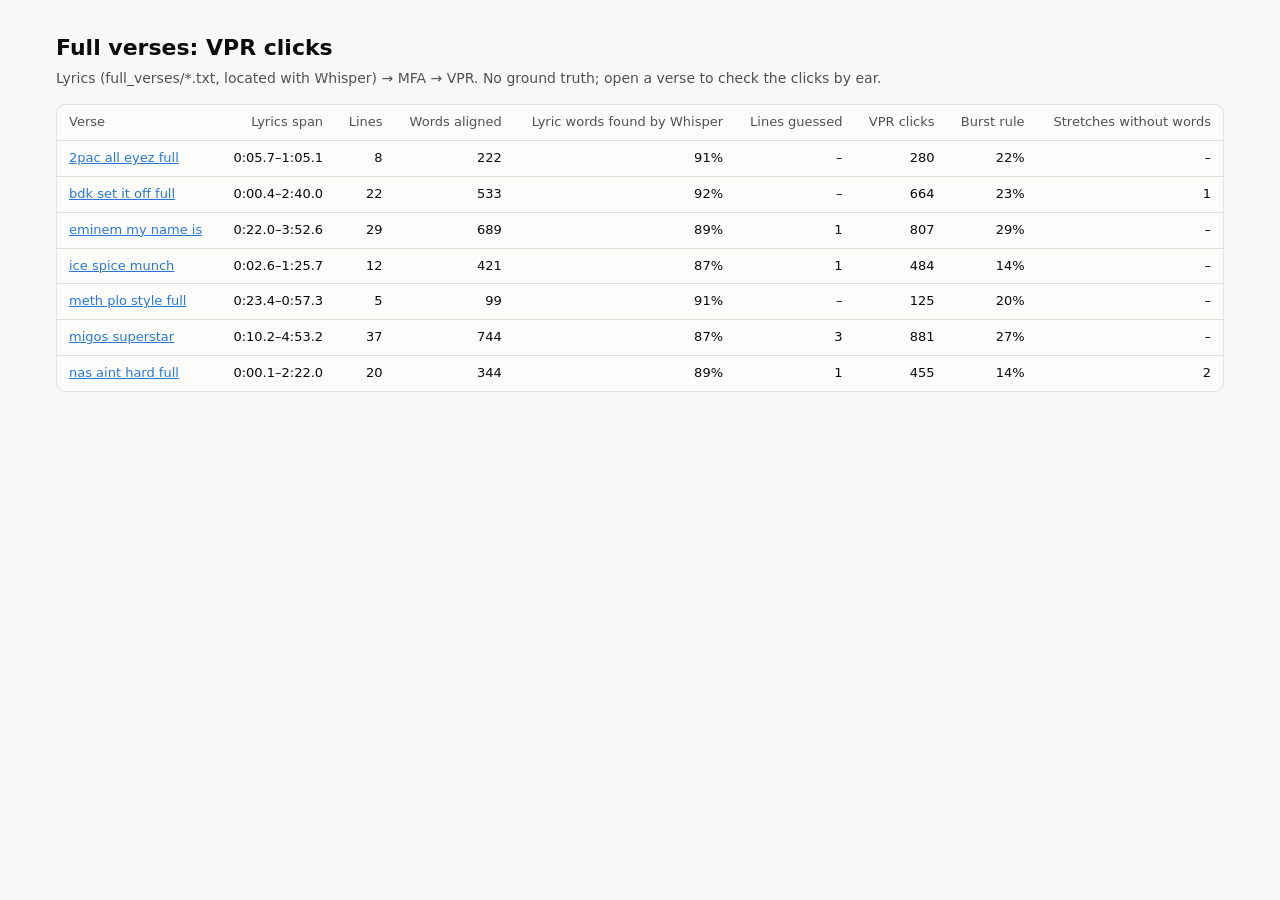
<file: out/verses/index.html>
<!doctype html>
<html lang="en">
<head>
<meta charset="utf-8">
<meta name="viewport" content="width=device-width, initial-scale=1">
<title>Full Verses · VPR</title>
<style>

:root {
  color-scheme: light;
  --page: #f9f9f7; --surface: #fcfcfb; --border: rgba(11,11,11,0.10);
  --ink: #0b0b0b; --ink-2: #52514e; --muted: #898781;
  --grid: #e1e0d9; --axis: #c3c2b7; --wave: #c3c2b7; --word-band: #f0efec;
  --vpr: #d42a3c; --accent: #2a78d6; --warn: #b8690f;
}
@media (prefers-color-scheme: dark) {
  :root:not([data-theme="light"]) {
    color-scheme: dark;
    --page: #0d0d0d; --surface: #1a1a19; --border: rgba(255,255,255,0.10);
    --ink: #ffffff; --ink-2: #c3c2b7; --muted: #898781;
    --grid: #2c2c2a; --axis: #383835; --wave: #4a4a46; --word-band: #242422;
    --vpr: #f0485a; --accent: #3987e5; --warn: #e0973a;
  }
}
:root[data-theme="dark"] {
  color-scheme: dark;
  --page: #0d0d0d; --surface: #1a1a19; --border: rgba(255,255,255,0.10);
  --ink: #ffffff; --ink-2: #c3c2b7; --muted: #898781;
  --grid: #2c2c2a; --axis: #383835; --wave: #4a4a46; --word-band: #242422;
  --vpr: #f0485a; --accent: #3987e5; --warn: #e0973a;
}
* { box-sizing: border-box; }
body { margin: 0; background: var(--page); color: var(--ink);
  font: 14px/1.45 system-ui, -apple-system, "Segoe UI", sans-serif; }
main { max-width: 1200px; margin: 0 auto; padding: 32px 16px 64px; }
h1 { font-size: 22px; margin: 0 0 4px; }
.sub { color: var(--ink-2); margin: 0 0 16px; }
a { color: var(--accent); }

.table-wrap { overflow-x: auto; background: var(--surface); border: 1px solid var(--border); border-radius: 10px; }
table { border-collapse: collapse; width: 100%; font-variant-numeric: tabular-nums; font-size: 13px; }
th, td { padding: 8px 12px; text-align: right; white-space: nowrap; border-bottom: 1px solid var(--grid); }
th { color: var(--ink-2); font-weight: 500; }
th:first-child, td:first-child { text-align: left; }
tr:last-child td { border-bottom: 0; }
</style>
</head>
<body>
<main>
  <h1>Full verses: VPR clicks</h1>
  <p class="sub">Lyrics (full_verses/*.txt, located with Whisper) → MFA → VPR. No ground truth; open a verse to check the clicks by ear.</p>
  <div class="table-wrap"><table>
    <thead><tr><th>Verse</th><th>Lyrics span</th><th>Lines</th><th>Words aligned</th><th>Lyric words found by Whisper</th><th>Lines guessed</th><th>VPR clicks</th><th>Burst rule</th><th>Stretches without words</th></tr></thead>
    <tbody><tr><td><a href="2pac_all_eyez_full.html">2pac all eyez full</a></td><td>0:05.7–1:05.1</td><td>8</td><td>222</td><td>91%</td><td>–</td><td>280</td><td>22%</td><td>–</td></tr><tr><td><a href="bdk_set_it_off_full.html">bdk set it off full</a></td><td>0:00.4–2:40.0</td><td>22</td><td>533</td><td>92%</td><td>–</td><td>664</td><td>23%</td><td>1</td></tr><tr><td><a href="eminem_my_name_is.html">eminem my name is</a></td><td>0:22.0–3:52.6</td><td>29</td><td>689</td><td>89%</td><td>1</td><td>807</td><td>29%</td><td>–</td></tr><tr><td><a href="ice_spice_munch.html">ice spice munch</a></td><td>0:02.6–1:25.7</td><td>12</td><td>421</td><td>87%</td><td>1</td><td>484</td><td>14%</td><td>–</td></tr><tr><td><a href="meth_plo_style_full.html">meth plo style full</a></td><td>0:23.4–0:57.3</td><td>5</td><td>99</td><td>91%</td><td>–</td><td>125</td><td>20%</td><td>–</td></tr><tr><td><a href="migos_superstar.html">migos superstar</a></td><td>0:10.2–4:53.2</td><td>37</td><td>744</td><td>87%</td><td>3</td><td>881</td><td>27%</td><td>–</td></tr><tr><td><a href="nas_aint_hard_full.html">nas aint hard full</a></td><td>0:00.1–2:22.0</td><td>20</td><td>344</td><td>89%</td><td>1</td><td>455</td><td>14%</td><td>2</td></tr></tbody>
  </table></div>
</main>
</body>
</html>
</file>
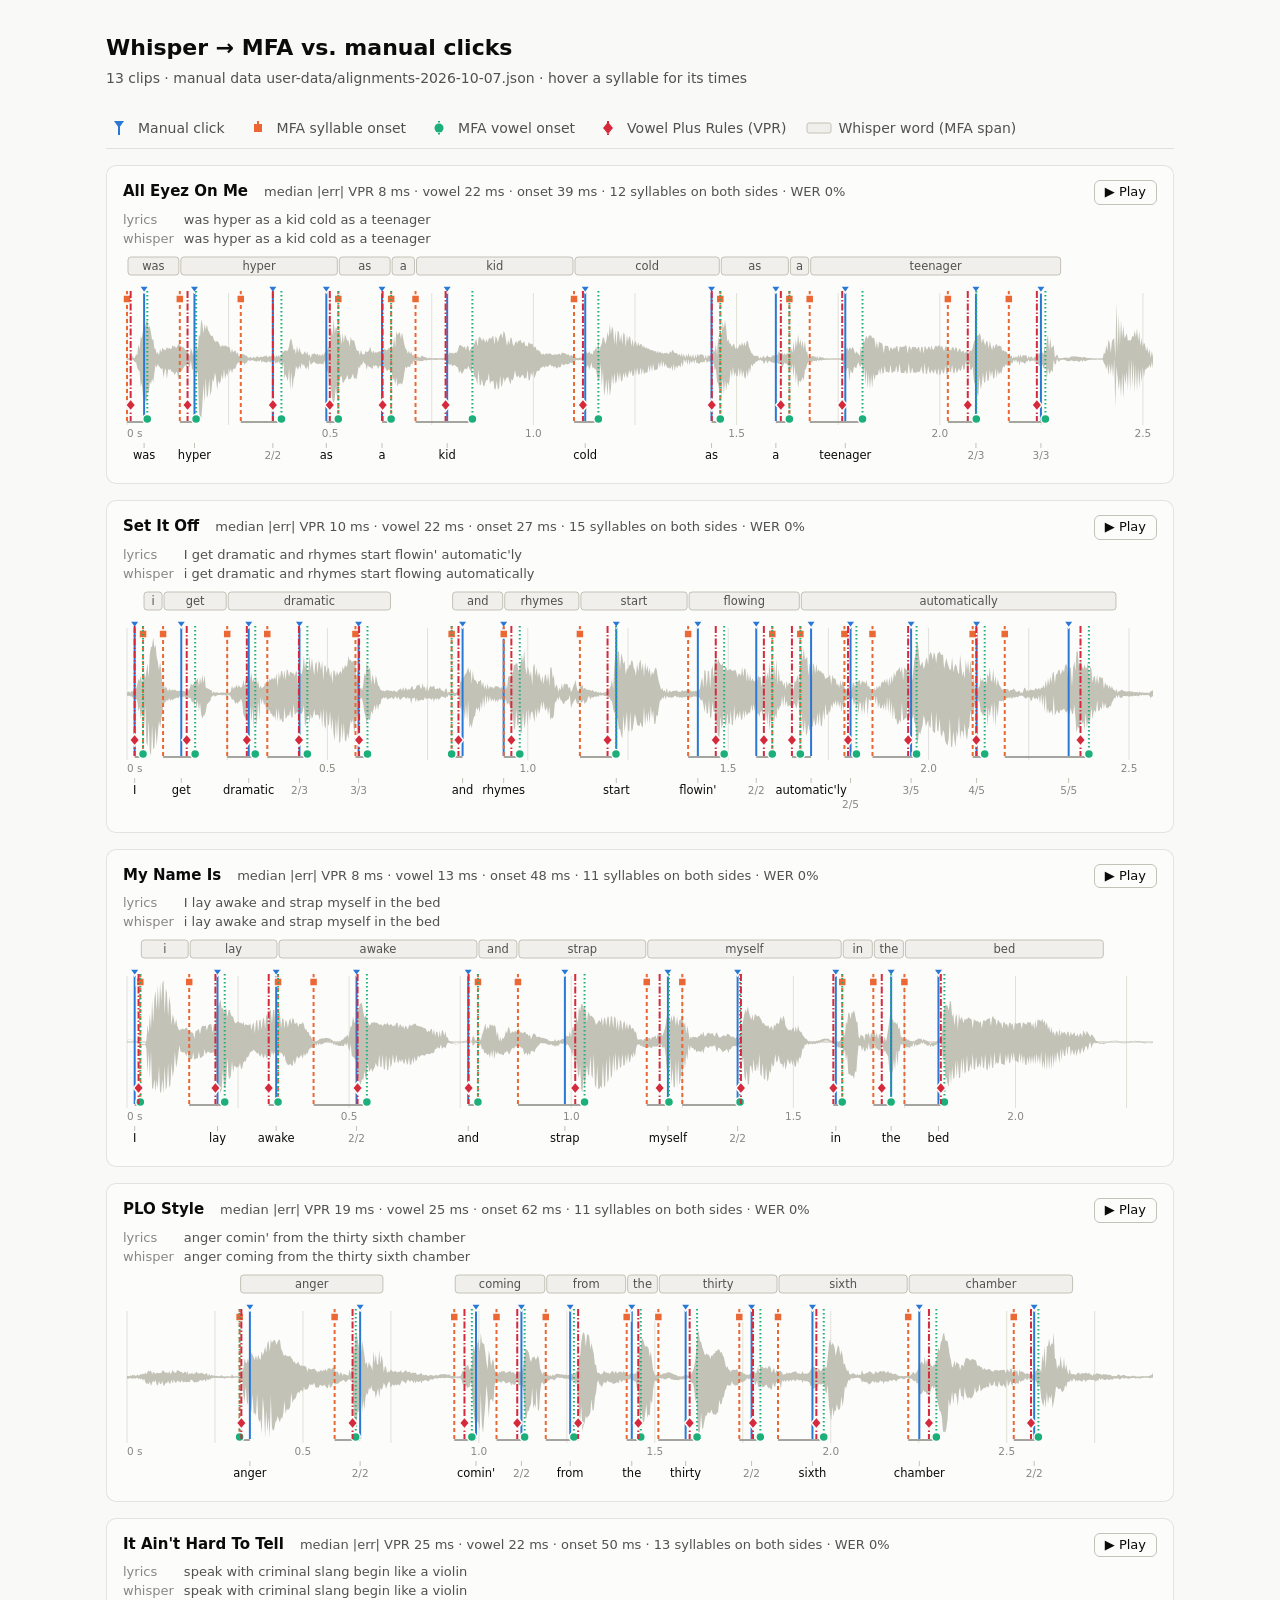
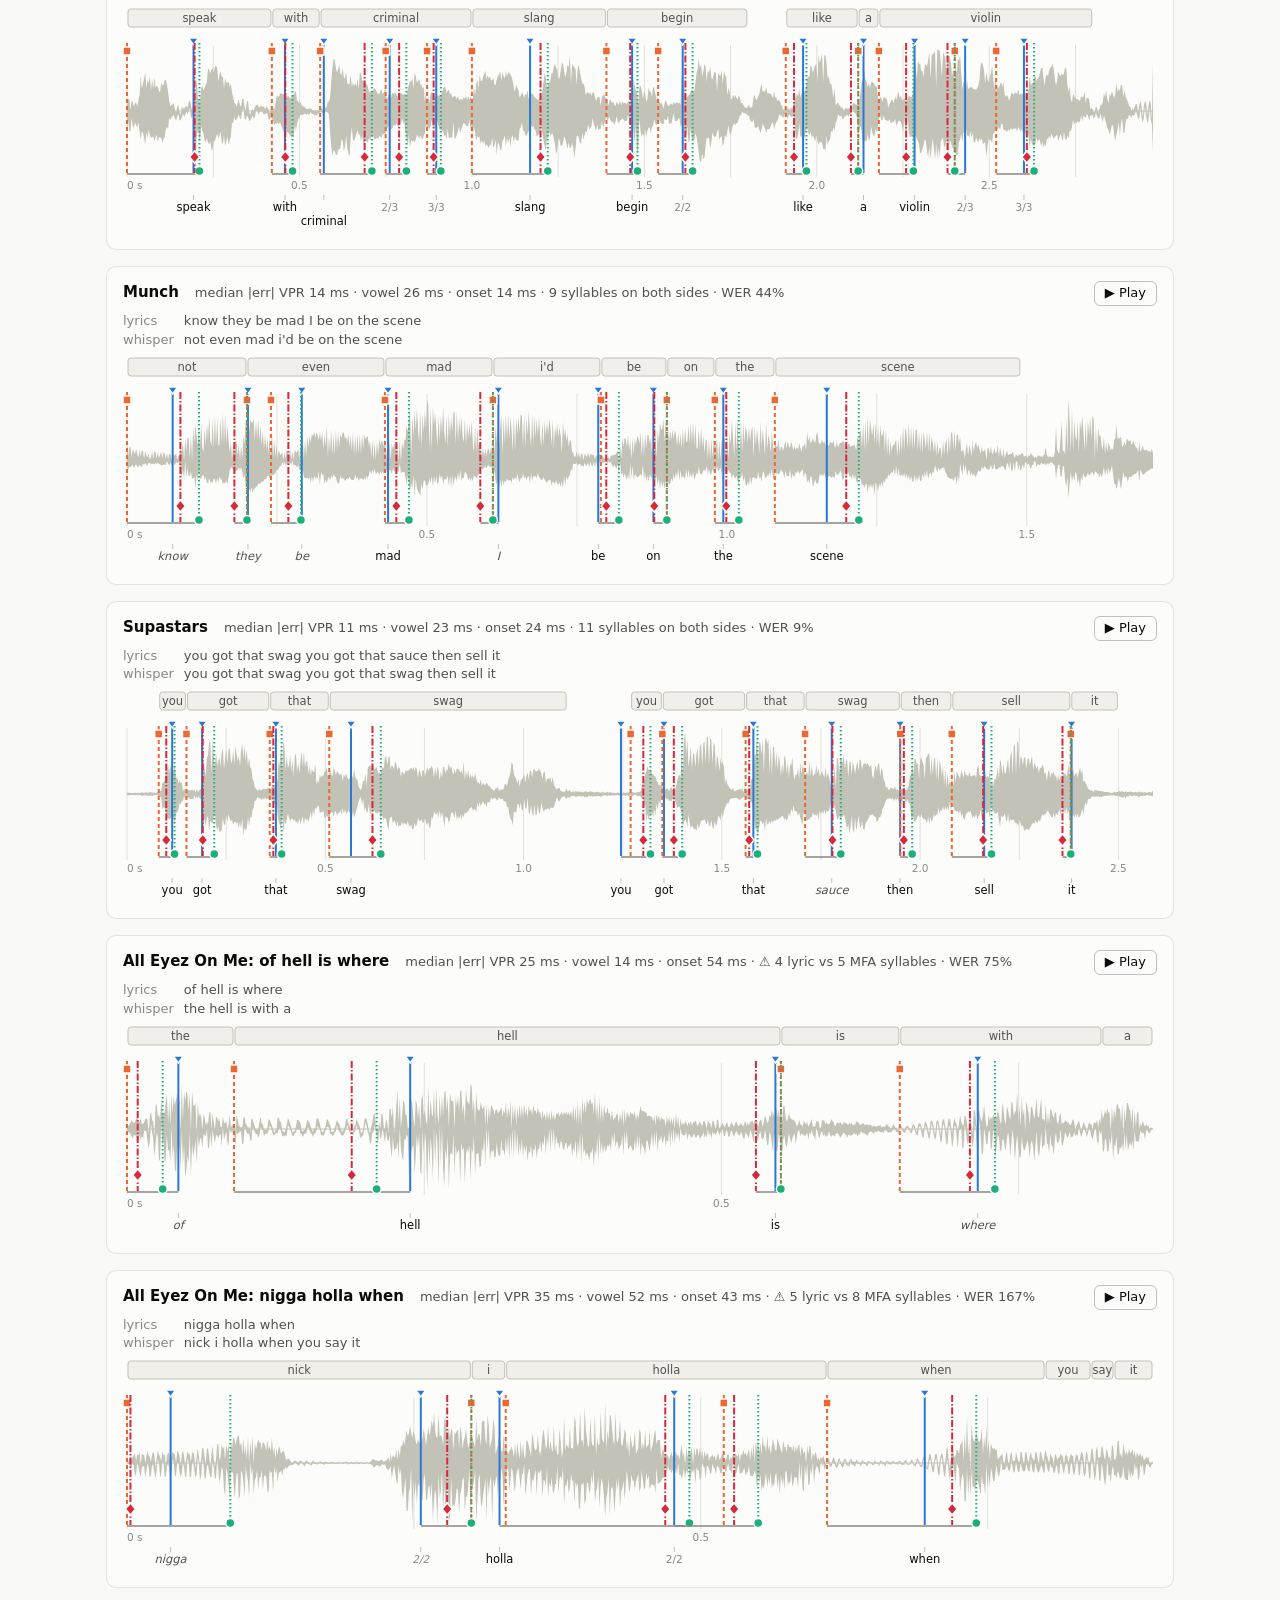
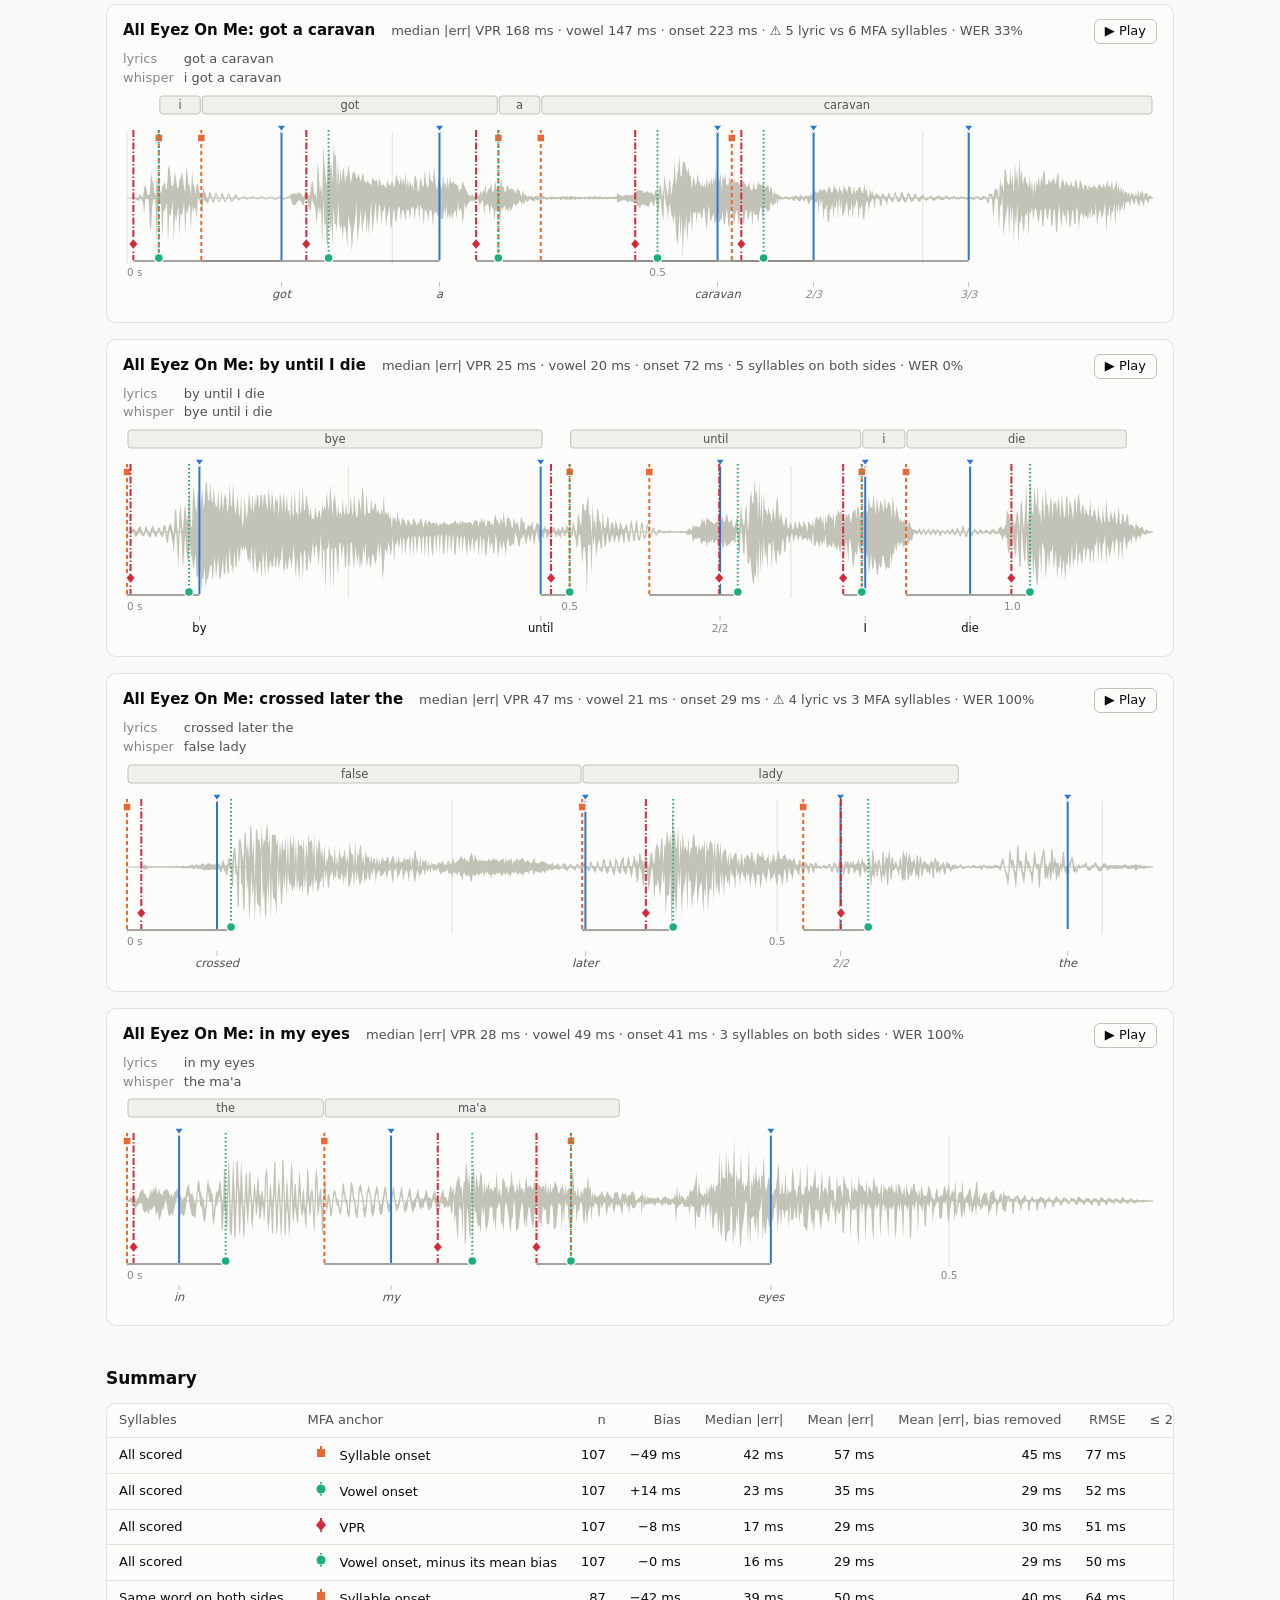
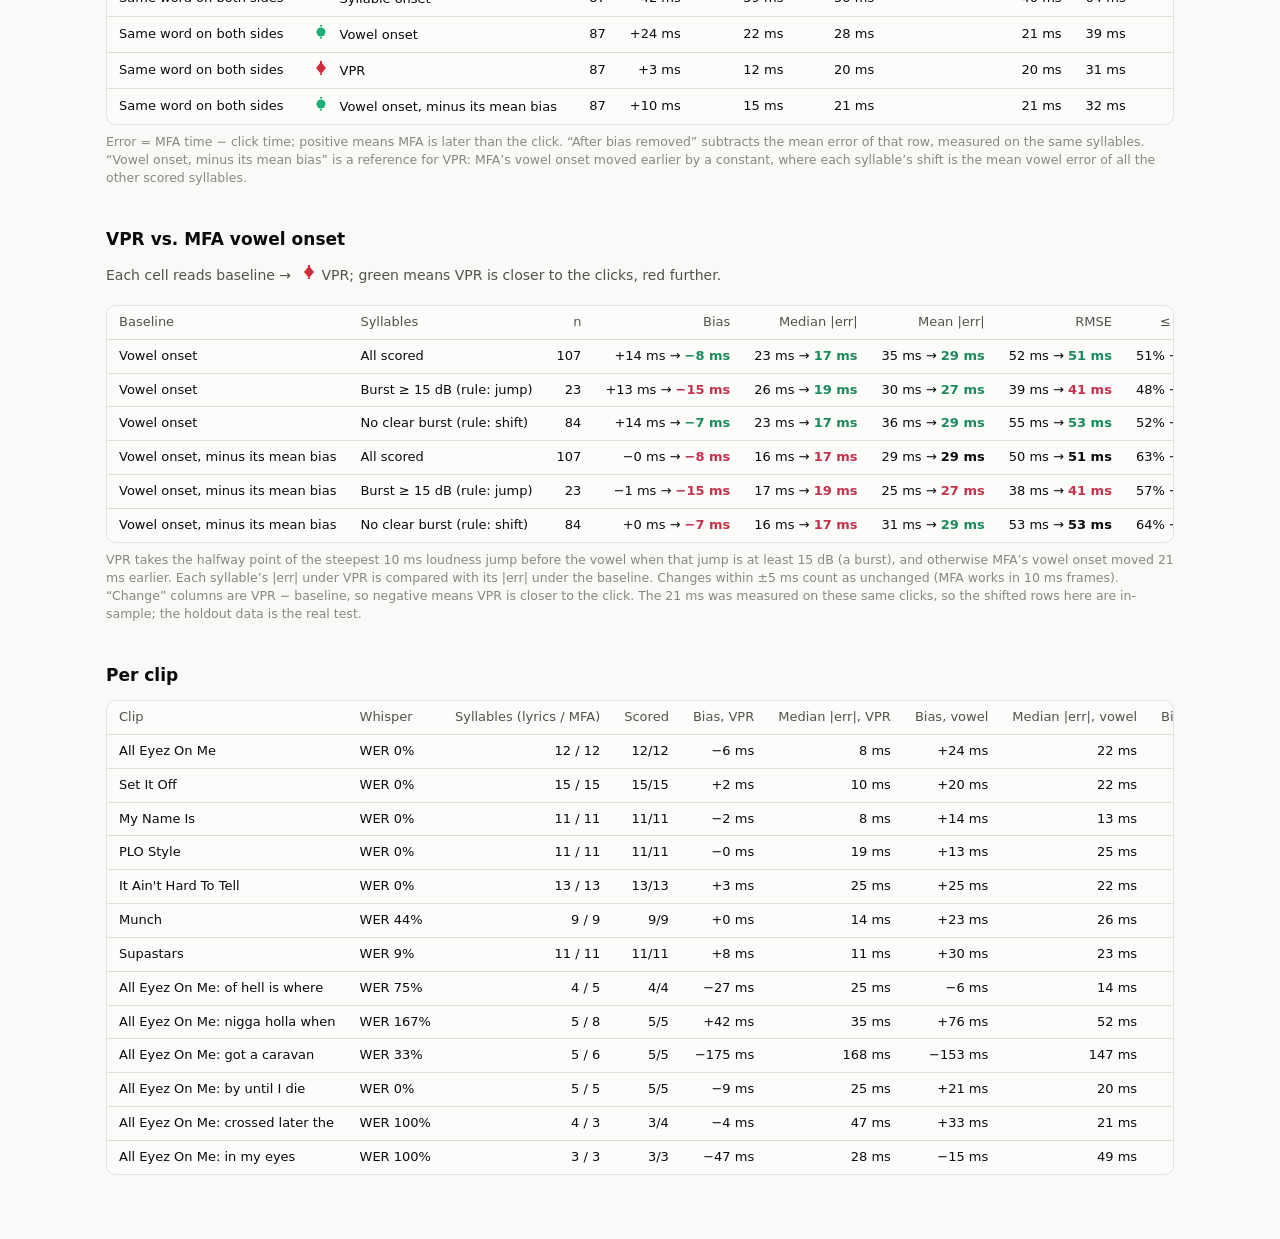
<file: out/report.html>
<!doctype html>
<html lang="en">
<head>
<meta charset="utf-8">
<meta name="viewport" content="width=device-width, initial-scale=1">
<title>Alignment Report</title>
<style>
:root {
  color-scheme: light;
  --page: #f9f9f7; --surface: #fcfcfb; --border: rgba(11,11,11,0.10);
  --ink: #0b0b0b; --ink-2: #52514e; --muted: #898781;
  --grid: #e1e0d9; --axis: #c3c2b7; --wave: #c3c2b7; --word-band: #f0efec;
  --click: #2a78d6; --onset: #eb6834; --vowel: #1baf7a; --vpr: #d42a3c;
  --good: #1a8a5f; --bad: #c4314b;
}
@media (prefers-color-scheme: dark) {
  :root:not([data-theme="light"]) {
    color-scheme: dark;
    --page: #0d0d0d; --surface: #1a1a19; --border: rgba(255,255,255,0.10);
    --ink: #ffffff; --ink-2: #c3c2b7; --muted: #898781;
    --grid: #2c2c2a; --axis: #383835; --wave: #4a4a46; --word-band: #242422;
    --click: #3987e5; --onset: #d95926; --vowel: #199e70; --vpr: #f0485a;
    --good: #3fbf8c; --bad: #f06a80;
  }
}
:root[data-theme="dark"] {
  color-scheme: dark;
  --page: #0d0d0d; --surface: #1a1a19; --border: rgba(255,255,255,0.10);
  --ink: #ffffff; --ink-2: #c3c2b7; --muted: #898781;
  --grid: #2c2c2a; --axis: #383835; --wave: #4a4a46; --word-band: #242422;
  --click: #3987e5; --onset: #d95926; --vowel: #199e70; --vpr: #f0485a;
    --good: #3fbf8c; --bad: #f06a80;
}
* { box-sizing: border-box; }
body { margin: 0; background: var(--page); color: var(--ink);
  font: 14px/1.45 system-ui, -apple-system, "Segoe UI", sans-serif; }
main { max-width: 1100px; margin: 0 auto; padding: 32px 16px 64px; }
h1 { font-size: 22px; margin: 0 0 4px; }
h2 { font-size: 17px; margin: 40px 0 12px; }
.sub { color: var(--ink-2); margin: 0 0 20px; }
.legend { display: flex; flex-wrap: wrap; gap: 8px 20px; align-items: center; color: var(--ink-2);
  position: sticky; top: 0; z-index: 2; background: var(--page); padding: 10px 0;
  border-bottom: 1px solid var(--border); }
.legend span { display: inline-flex; align-items: center; gap: 6px; }
.card { background: var(--surface); border: 1px solid var(--border); border-radius: 10px;
  padding: 14px 16px 10px; margin: 16px 0; }
.card header { display: flex; flex-wrap: wrap; gap: 4px 16px; align-items: baseline; }
.card h3 { margin: 0; font-size: 15px; }
.card .stats { color: var(--ink-2); font-size: 13px; font-variant-numeric: tabular-nums; }
.lines { margin: 6px 0 4px; font-size: 13px; color: var(--ink-2); display: grid;
  grid-template-columns: auto 1fr; gap: 0 10px; }
.lines b { color: var(--muted); font-weight: 500; }
.play { margin-left: auto; font: inherit; font-size: 13px; color: var(--ink); background: transparent;
  border: 1px solid var(--axis); border-radius: 6px; padding: 2px 10px; cursor: pointer; }
.play:hover { background: var(--word-band); }
.plot { position: relative; width: 100%; }
.plot svg { display: block; width: 100%; overflow: visible; }
.tip { position: fixed; pointer-events: none; z-index: 10; background: var(--surface); color: var(--ink);
  border: 1px solid var(--border); border-radius: 8px; padding: 8px 10px; font-size: 12.5px;
  box-shadow: 0 4px 16px rgba(0,0,0,0.12); display: none; min-width: 190px;
  font-variant-numeric: tabular-nums; }
.tip .t { font-weight: 600; margin-bottom: 4px; }
.tip .r { display: flex; align-items: center; gap: 6px; color: var(--ink-2); }
.tip .r b { margin-left: auto; color: var(--ink); font-weight: 500; padding-left: 12px; }
.tip .st { color: var(--muted); margin-top: 4px; }
.table-wrap { overflow-x: auto; background: var(--surface); border: 1px solid var(--border);
  border-radius: 10px; }
table { border-collapse: collapse; width: 100%; font-variant-numeric: tabular-nums; font-size: 13px; }
th, td { padding: 7px 12px; text-align: right; white-space: nowrap; border-bottom: 1px solid var(--grid); }
th { color: var(--ink-2); font-weight: 500; }
th:first-child, td:first-child, th:nth-child(2), td:nth-child(2) { text-align: left; }
tr:last-child td { border-bottom: 0; }
td .sw { margin-right: 6px; vertical-align: -1px; }
.note { color: var(--muted); font-size: 12.5px; margin-top: 8px; }
text { font-family: system-ui, -apple-system, "Segoe UI", sans-serif; }
</style>
</head>
<body>
<main>
  <h1>Whisper → MFA vs. manual clicks</h1>
  <p class="sub" id="sub"></p>
  <div class="legend" id="legend"></div>
  <div id="clips"></div>
  <h2>Summary</h2>
  <div class="table-wrap"><table id="summary"></table></div>
  <p class="note">Error = MFA time − click time; positive means MFA is later than the click.
    “After bias removed” subtracts the mean error of that row, measured on the same syllables.
    “Vowel onset, minus its mean bias” is a reference for VPR: MFA’s vowel onset moved earlier by a
    constant, where each syllable’s shift is the mean vowel error of all the other scored syllables.</p>
  <h2>VPR vs. MFA vowel onset</h2>
  <p class="sub" id="cmp-sub"></p>
  <div class="table-wrap"><table id="compare"></table></div>
  <p class="note">VPR takes the halfway point of the steepest 10 ms loudness jump before the vowel
    when that jump is at least 15 dB (a burst), and otherwise MFA’s vowel onset moved 21 ms earlier.
    Each syllable’s |err| under VPR is compared with its |err| under the baseline. Changes within
    ±5 ms count as unchanged (MFA works in 10 ms frames). “Change” columns are VPR − baseline, so
    negative means VPR is closer to the click. The 21 ms was measured on these same clicks, so the
    shifted rows here are in-sample; the holdout data is the real test.</p>
  <h2>Per clip</h2>
  <div class="table-wrap"><table id="perclip"></table></div>
</main>
<div class="tip" id="tip"></div>
<script>
const DATA = {"userData": "user-data/alignments-2026-10-07.json", "summaries": [{"subset": "All scored", "anchor": "onset", "stats": {"n": 107, "bias": -49.36261682242991, "mae": 56.88785046728972, "median_ae": 42.1, "rmse": 76.63687772891967, "sd": 58.89790578870514, "mae_debiased": 44.65783911258625, "within_25": 0.29906542056074764, "within_50": 0.5514018691588785, "within_100": 0.8785046728971962}}, {"subset": "All scored", "anchor": "vowel", "stats": {"n": 107, "bias": 14.001869158878504, "mae": 34.88785046728972, "median_ae": 22.8, "rmse": 51.67146214304372, "sd": 49.97225453077317, "mae_debiased": 29.100567735173374, "within_25": 0.514018691588785, "within_50": 0.822429906542056, "within_100": 0.9252336448598131}}, {"subset": "All scored", "anchor": "vpr", "stats": {"n": 107, "bias": -8.437383177570092, "mae": 28.878504672897197, "median_ae": 16.8, "rmse": 50.68565208323558, "sd": 50.21364830508242, "mae_debiased": 29.714804786444233, "within_25": 0.6915887850467289, "within_50": 0.8691588785046729, "within_100": 0.9252336448598131}}, {"subset": "All scored", "anchor": "vowel_shift", "stats": {"n": 107, "bias": -6.474571657627081e-16, "mae": 29.375101393052375, "median_ae": 16.152830188679246, "rmse": 50.207419380407885, "sd": 50.44369089427103, "mae_debiased": 29.375101393052375, "within_25": 0.6261682242990654, "within_50": 0.8691588785046729, "within_100": 0.9252336448598131}}, {"subset": "Same word on both sides", "anchor": "onset", "stats": {"n": 87, "bias": -41.97931034482758, "mae": 50.222988505747125, "median_ae": 39.4, "rmse": 64.360759444881, "sd": 49.068521472720626, "mae_debiased": 39.91557669441141, "within_25": 0.3333333333333333, "within_50": 0.5747126436781609, "within_100": 0.9195402298850575}}, {"subset": "Same word on both sides", "anchor": "vowel", "stats": {"n": 87, "bias": 23.652873563218392, "mae": 28.328735632183907, "median_ae": 22.2, "rmse": 38.50701384089045, "sd": 30.562527744146667, "mae_debiased": 20.610331615801297, "within_25": 0.5402298850574713, "within_50": 0.8735632183908046, "within_100": 0.9770114942528736}}, {"subset": "Same word on both sides", "anchor": "vpr", "stats": {"n": 87, "bias": 2.7448275862068967, "mae": 19.8, "median_ae": 12.3, "rmse": 30.541274126783847, "sd": 30.5940173457761, "mae_debiased": 20.031866825208084, "within_25": 0.7701149425287356, "within_50": 0.9195402298850575, "within_100": 0.9770114942528736}}, {"subset": "Same word on both sides", "anchor": "vowel_shift", "stats": {"n": 87, "bias": 9.742051615701582, "mae": 21.33684667100412, "median_ae": 14.941509433962265, "rmse": 32.182957999646625, "sd": 30.850853477582014, "mae_debiased": 20.804768706516402, "within_25": 0.6781609195402298, "within_50": 0.9195402298850575, "within_100": 0.9770114942528736}}], "comparison": [{"subset": "All scored", "n": 107, "base": "vowel", "vowel": {"n": 107, "bias": 14.001869158878504, "mae": 34.88785046728972, "median_ae": 22.8, "rmse": 51.67146214304372, "sd": 49.97225453077317, "mae_debiased": 29.100567735173374, "within_25": 0.514018691588785, "within_50": 0.822429906542056, "within_100": 0.9252336448598131}, "vpr": {"n": 107, "bias": -8.437383177570092, "mae": 28.878504672897197, "median_ae": 16.8, "rmse": 50.68565208323558, "sd": 50.21364830508242, "mae_debiased": 29.714804786444233, "within_25": 0.6915887850467289, "within_50": 0.8691588785046729, "within_100": 0.9252336448598131}, "median_change": -17.0, "mean_change": -6.009345794392523, "better": 67, "same": 8, "worse": 32}, {"subset": "Burst \u2265 15 dB (rule: jump)", "n": 23, "base": "vowel", "vowel": {"n": 23, "bias": 12.930434782608698, "mae": 30.008695652173916, "median_ae": 25.5, "rmse": 39.437953470141466, "sd": 38.09532821253222, "mae_debiased": 24.46389413988658, "within_25": 0.4782608695652174, "within_50": 0.8260869565217391, "within_100": 0.9565217391304348}, "vpr": {"n": 23, "bias": -14.765217391304347, "mae": 26.652173913043477, "median_ae": 18.5, "rmse": 40.84216704211044, "sd": 38.93562996321507, "mae_debiased": 26.99243856332703, "within_25": 0.6521739130434783, "within_50": 0.8260869565217391, "within_100": 0.9565217391304348}, "median_change": -7.0, "mean_change": -3.356521739130435, "better": 12, "same": 4, "worse": 7}, {"subset": "No clear burst (rule: shift)", "n": 84, "base": "vowel", "vowel": {"n": 84, "bias": 14.295238095238094, "mae": 36.22380952380953, "median_ae": 22.65, "rmse": 54.54470425169397, "sd": 52.954260565046326, "mae_debiased": 30.29172335600907, "within_25": 0.5238095238095238, "within_50": 0.8214285714285714, "within_100": 0.9166666666666666}, "vpr": {"n": 84, "bias": -6.704761904761905, "mae": 29.488095238095237, "median_ae": 16.6, "rmse": 53.06340322580867, "sd": 52.954260565046326, "mae_debiased": 30.29172335600907, "within_25": 0.7023809523809523, "within_50": 0.8809523809523809, "within_100": 0.9166666666666666}, "median_change": -20.899999999999995, "mean_change": -6.735714285714285, "better": 55, "same": 4, "worse": 25}, {"subset": "All scored", "n": 107, "base": "vowel_shift", "vowel": {"n": 107, "bias": -6.474571657627081e-16, "mae": 29.375101393052375, "median_ae": 16.152830188679246, "rmse": 50.207419380407885, "sd": 50.44369089427103, "mae_debiased": 29.375101393052375, "within_25": 0.6261682242990654, "within_50": 0.8691588785046729, "within_100": 0.9252336448598131}, "vpr": {"n": 107, "bias": -8.437383177570092, "mae": 28.878504672897197, "median_ae": 16.8, "rmse": 50.68565208323558, "sd": 50.21364830508242, "mae_debiased": 29.714804786444233, "within_25": 0.6915887850467289, "within_50": 0.8691588785046729, "within_100": 0.9252336448598131}, "median_change": -4.567924528301894, "mean_change": -0.49659672015517575, "better": 53, "same": 11, "worse": 43}, {"subset": "Burst \u2265 15 dB (rule: jump)", "n": 23, "base": "vowel_shift", "vowel": {"n": 23, "bias": -1.0815422477440526, "mae": 24.700492206726825, "median_ae": 16.754716981132077, "rmse": 37.62500408616717, "sd": 38.454718101329696, "mae_debiased": 24.694685594036454, "within_25": 0.5652173913043478, "within_50": 0.9130434782608695, "within_100": 0.9565217391304348}, "vpr": {"n": 23, "bias": -14.765217391304347, "mae": 26.652173913043477, "median_ae": 18.5, "rmse": 40.84216704211044, "sd": 38.93562996321507, "mae_debiased": 26.99243856332703, "within_25": 0.6521739130434783, "within_50": 0.8260869565217391, "within_100": 0.9565217391304348}, "median_change": -0.02735849056603845, "mean_change": 1.9516817063166516, "better": 8, "same": 5, "worse": 10}, {"subset": "No clear burst (rule: shift)", "n": 84, "base": "vowel_shift", "vowel": {"n": 84, "bias": 0.29613656783468023, "mae": 30.655053908355793, "median_ae": 15.950943396226414, "rmse": 53.1355240962698, "sd": 53.453829060942994, "mae_debiased": 30.577494331065758, "within_25": 0.6428571428571429, "within_50": 0.8571428571428571, "within_100": 0.9166666666666666}, "vpr": {"n": 84, "bias": -6.704761904761905, "mae": 29.488095238095237, "median_ae": 16.6, "rmse": 53.06340322580867, "sd": 52.954260565046326, "mae_debiased": 30.29172335600907, "within_25": 0.7023809523809523, "within_50": 0.8809523809523809, "within_100": 0.9166666666666666}, "median_change": -6.964150943396226, "mean_change": -1.166958670260557, "better": 45, "same": 6, "worse": 33}], "clips": [{"id": "2pac-all-eyez-on-me", "title": "All Eyez On Me", "audio": "../clips/2pac_all_eyez.wav", "lyrics": "was hyper as a kid cold as a teenager", "whisper": "was hyper as a kid cold as a teenager", "wer": 0.0, "refSyllables": 12, "mfaSyllables": 12, "durationMs": 2524.8072562358275, "peaks": [[-0.006, 0.003], [-0.008, 0.008], [0.002, 0.012], [-0.017, 0.019], [-0.04, 0.001], [-0.002, 0.056], [-0.028, 0.01], [-0.051, 0.029], [-0.052, 0.075], [-0.142, 0.066], [-0.181, 0.238], [-0.195, 0.151], [-0.447, 0.363], [-0.384, 0.329], [-0.611, 0.453], [-0.654, 0.588], [-0.656, 0.526], [-0.709, 0.609], [-0.501, 0.623], [-0.56, 0.502], [-0.364, 0.527], [-0.402, 0.42], [-0.314, 0.302], [-0.381, 0.327], [-0.223, 0.171], [-0.098, 0.165], [-0.136, 0.079], [-0.082, 0.111], [-0.12, 0.06], [-0.137, 0.166], [-0.169, 0.103], [-0.142, 0.18], [-0.304, 0.156], [-0.195, 0.145], [-0.144, 0.143], [-0.328, 0.192], [-0.166, 0.16], [-0.178, 0.18], [-0.161, 0.16], [-0.206, 0.165], [-0.205, 0.225], [-0.228, 0.197], [-0.261, 0.206], [-0.205, 0.175], [-0.22, 0.206], [-0.342, 0.238], [-0.205, 0.24], [-0.183, 0.214], [-0.203, 0.195], [-0.157, 0.194], [-0.131, 0.178], [-0.098, 0.145], [-0.13, 0.145], [-0.079, 0.124], [-0.11, 0.071], [-0.13, 0.059], [-0.026, 0.179], [-0.156, 0.119], [-0.181, 0.044], [0.03, 0.165], [-0.136, 0.107], [-0.266, 0.244], [-0.187, 0.135], [-0.799, 0.408], [-1.0, 0.352], [-0.972, 0.645], [-0.753, 0.571], [-0.404, 0.412], [-0.713, 0.566], [-0.297, 0.478], [-0.634, 0.555], [-0.578, 0.465], [-0.315, 0.436], [-0.596, 0.388], [-0.505, 0.369], [-0.314, 0.375], [-0.376, 0.318], [-0.214, 0.28], [-0.304, 0.277], [-0.499, 0.292], [-0.348, 0.276], [-0.4, 0.237], [-0.365, 0.195], [-0.24, 0.211], [-0.341, 0.227], [-0.154, 0.197], [-0.328, 0.226], [-0.231, 0.207], [-0.275, 0.198], [-0.144, 0.188], [-0.227, 0.188], [-0.149, 0.091], [-0.236, 0.171], [-0.161, 0.106], [-0.151, 0.127], [-0.156, 0.141], [-0.094, 0.083], [-0.065, 0.108], [-0.053, 0.039], [-0.053, 0.05], [-0.093, 0.051], [-0.055, 0.086], [-0.062, 0.074], [-0.089, 0.072], [-0.068, 0.052], [-0.053, 0.054], [-0.021, 0.022], [-0.024, 0.019], [-0.031, 0.032], [-0.015, 0.026], [-0.026, 0.004], [-0.025, 0.043], [-0.03, 0.016], [-0.041, 0.025], [-0.038, 0.049], [-0.025, 0.034], [-0.043, 0.021], [-0.01, 0.042], [-0.061, 0.034], [-0.027, 0.034], [-0.053, 0.047], [-0.043, 0.04], [-0.062, 0.065], [-0.051, 0.022], [-0.031, 0.04], [-0.048, 0.047], [-0.056, 0.037], [-0.037, 0.058], [-0.053, 0.041], [-0.023, 0.055], [-0.077, 0.023], [-0.053, 0.066], [-0.061, 0.029], [-0.036, 0.07], [-0.083, 0.022], [-0.033, 0.062], [-0.141, 0.102], [-0.052, 0.114], [-0.316, 0.139], [-0.241, 0.138], [-0.305, 0.133], [-0.358, 0.135], [-0.146, 0.212], [-0.518, 0.305], [-0.195, 0.333], [-0.493, 0.231], [-0.32, 0.142], [-0.261, 0.166], [-0.114, 0.074], [-0.143, 0.214], [-0.171, 0.095], [-0.1, 0.187], [-0.166, 0.123], [-0.06, 0.085], [-0.111, 0.069], [-0.081, 0.095], [-0.133, 0.131], [-0.165, 0.067], [-0.108, 0.125], [-0.186, 0.05], [-0.01, 0.08], [-0.097, 0.008], [-0.071, 0.086], [-0.059, 0.078], [-0.036, 0.092], [-0.067, 0.08], [-0.077, 0.063], [-0.076, 0.089], [-0.085, 0.043], [-0.067, 0.085], [-0.08, 0.038], [-0.079, 0.09], [-0.089, 0.051], [-0.024, 0.097], [-0.117, 0.112], [-0.17, 0.106], [-0.214, 0.183], [-0.371, 0.198], [-0.189, 0.274], [-0.517, 0.473], [-0.655, 0.379], [-0.72, 0.637], [-0.644, 0.42], [-0.457, 0.516], [-0.611, 0.484], [-0.521, 0.358], [-0.379, 0.479], [-0.286, 0.383], [-0.277, 0.236], [-0.385, 0.425], [-0.376, 0.26], [-0.336, 0.405], [-0.316, 0.345], [-0.248, 0.294], [-0.33, 0.306], [-0.321, 0.197], [-0.318, 0.358], [-0.287, 0.299], [-0.229, 0.301], [-0.322, 0.297], [-0.304, 0.216], [-0.331, 0.154], [-0.233, 0.127], [-0.113, 0.136], [-0.148, 0.059], [-0.079, 0.151], [-0.102, 0.08], [-0.033, 0.075], [-0.073, 0.072], [-0.076, 0.134], [-0.179, 0.105], [-0.092, 0.123], [-0.124, 0.128], [-0.133, 0.2], [-0.135, 0.132], [-0.17, 0.099], [-0.094, 0.139], [-0.126, 0.09], [-0.099, 0.119], [-0.114, 0.096], [-0.161, 0.117], [-0.111, 0.12], [-0.113, 0.131], [-0.142, 0.087], [-0.142, 0.16], [-0.166, 0.15], [-0.12, 0.165], [-0.172, 0.142], [-0.195, 0.14], [-0.165, 0.172], [-0.176, 0.183], [-0.184, 0.103], [-0.202, 0.244], [-0.338, 0.159], [-0.312, 0.367], [-0.414, 0.186], [-0.296, 0.449], [-0.447, 0.389], [-0.394, 0.412], [-0.398, 0.435], [-0.39, 0.325], [-0.415, 0.428], [-0.347, 0.334], [-0.227, 0.234], [-0.119, 0.167], [-0.153, 0.148], [-0.116, 0.085], [-0.124, 0.136], [-0.129, 0.082], [-0.077, 0.122], [-0.09, 0.06], [-0.029, 0.07], [-0.049, 0.028], [-0.014, 0.021], [-0.034, 0.037], [-0.022, 0.042], [-0.036, 0.024], [-0.033, 0.022], [-0.035, 0.048], [-0.033, 0.052], [-0.026, 0.036], [-0.012, 0.029], [-0.028, 0.029], [-0.018, 0.01], [-0.02, 0.008], [-0.008, 0.022], [-0.016, 0.007], [-0.005, 0.018], [-0.011, 0.003], [-0.005, 0.013], [-0.011, 0.014], [-0.014, 0.011], [-0.008, 0.009], [-0.01, 0.009], [-0.006, 0.008], [-0.01, 0.012], [-0.011, 0.01], [-0.013, 0.012], [-0.01, 0.014], [-0.012, 0.02], [-0.084, 0.086], [-0.088, 0.046], [-0.072, 0.086], [-0.104, 0.109], [-0.075, 0.09], [-0.117, 0.103], [-0.104, 0.086], [-0.094, 0.099], [-0.115, 0.106], [-0.125, 0.1], [-0.14, 0.145], [-0.23, 0.219], [-0.181, 0.226], [-0.232, 0.214], [-0.231, 0.202], [-0.19, 0.185], [-0.154, 0.206], [-0.158, 0.141], [-0.169, 0.213], [-0.11, 0.21], [-0.156, 0.123], [-0.181, 0.158], [-0.244, 0.178], [-0.073, 0.205], [-0.278, 0.229], [-0.292, 0.274], [-0.325, 0.334], [-0.418, 0.204], [-0.171, 0.332], [-0.418, 0.358], [-0.42, 0.338], [-0.319, 0.286], [-0.423, 0.336], [-0.447, 0.308], [-0.378, 0.264], [-0.335, 0.327], [-0.348, 0.265], [-0.227, 0.329], [-0.406, 0.342], [-0.353, 0.317], [-0.368, 0.358], [-0.344, 0.369], [-0.484, 0.235], [-0.494, 0.369], [-0.352, 0.334], [-0.494, 0.261], [-0.472, 0.352], [-0.262, 0.385], [-0.46, 0.414], [-0.403, 0.332], [-0.291, 0.451], [-0.381, 0.42], [-0.316, 0.315], [-0.305, 0.205], [-0.285, 0.314], [-0.357, 0.234], [-0.411, 0.343], [-0.317, 0.341], [-0.352, 0.246], [-0.285, 0.2], [-0.176, 0.256], [-0.274, 0.295], [-0.297, 0.245], [-0.258, 0.299], [-0.31, 0.293], [-0.295, 0.307], [-0.264, 0.252], [-0.25, 0.261], [-0.318, 0.291], [-0.303, 0.211], [-0.313, 0.217], [-0.174, 0.198], [-0.346, 0.274], [-0.341, 0.248], [-0.211, 0.239], [-0.291, 0.248], [-0.185, 0.201], [-0.314, 0.186], [-0.259, 0.203], [-0.198, 0.139], [-0.185, 0.146], [-0.197, 0.135], [-0.156, 0.117], [-0.132, 0.077], [-0.137, 0.073], [-0.114, 0.088], [-0.144, 0.063], [-0.106, 0.094], [-0.13, 0.089], [-0.119, 0.076], [-0.098, 0.097], [-0.09, 0.086], [-0.123, 0.071], [-0.11, 0.065], [-0.142, 0.067], [-0.11, 0.082], [-0.149, 0.065], [-0.15, 0.078], [-0.122, 0.076], [-0.138, 0.088], [-0.127, 0.059], [-0.071, 0.107], [-0.095, 0.096], [-0.101, 0.099], [-0.083, 0.091], [-0.082, 0.078], [-0.088, 0.07], [-0.08, 0.077], [-0.07, 0.039], [-0.053, 0.07], [-0.077, 0.054], [-0.049, 0.048], [-0.035, 0.043], [-0.023, 0.027], [-0.017, 0.013], [-0.017, 0.017], [-0.022, 0.015], [-0.013, 0.022], [-0.017, 0.014], [-0.033, 0.039], [-0.09, 0.077], [-0.129, 0.116], [-0.164, 0.159], [-0.114, 0.099], [-0.101, 0.094], [-0.174, 0.131], [-0.119, 0.081], [-0.056, 0.094], [-0.152, 0.068], [-0.134, 0.147], [-0.166, 0.134], [-0.168, 0.205], [-0.285, 0.118], [-0.349, 0.323], [-0.316, 0.13], [-0.059, 0.206], [-0.447, 0.25], [-0.165, 0.36], [-0.597, 0.33], [-0.484, 0.242], [-0.317, 0.29], [-0.601, 0.437], [-0.316, 0.349], [-0.599, 0.564], [-0.486, 0.385], [-0.245, 0.527], [-0.429, 0.468], [-0.221, 0.229], [-0.395, 0.467], [-0.361, 0.21], [-0.204, 0.462], [-0.364, 0.431], [-0.206, 0.268], [-0.367, 0.406], [-0.349, 0.235], [-0.216, 0.431], [-0.314, 0.398], [-0.2, 0.189], [-0.307, 0.392], [-0.278, 0.278], [-0.178, 0.373], [-0.252, 0.349], [-0.177, 0.206], [-0.279, 0.327], [-0.267, 0.198], [-0.147, 0.286], [-0.27, 0.279], [-0.138, 0.195], [-0.249, 0.275], [-0.25, 0.209], [-0.129, 0.244], [-0.262, 0.236], [-0.143, 0.183], [-0.249, 0.217], [-0.214, 0.171], [-0.221, 0.19], [-0.22, 0.166], [-0.102, 0.172], [-0.217, 0.148], [-0.082, 0.147], [-0.21, 0.142], [-0.068, 0.14], [-0.187, 0.12], [-0.173, 0.134], [-0.174, 0.098], [-0.156, 0.132], [-0.048, 0.092], [-0.147, 0.119], [-0.026, 0.096], [-0.138, 0.095], [-0.03, 0.082], [-0.127, 0.102], [-0.078, 0.087], [-0.128, 0.109], [-0.147, 0.078], [-0.136, 0.09], [-0.165, 0.13], [-0.105, 0.098], [-0.196, 0.151], [-0.071, 0.118], [-0.202, 0.097], [-0.096, 0.093], [-0.151, 0.095], [-0.105, 0.056], [-0.106, 0.084], [-0.137, 0.038], [-0.047, 0.097], [-0.133, 0.029], [0.012, 0.089], [-0.07, 0.009], [-0.0, 0.077], [-0.096, 0.027], [0.0, 0.095], [-0.096, 0.029], [-0.023, 0.07], [-0.068, 0.011], [-0.013, 0.088], [-0.076, -0.004], [-0.002, 0.074], [-0.07, 0.014], [-0.057, 0.089], [-0.08, 0.044], [-0.068, 0.073], [-0.042, 0.077], [-0.061, 0.068], [-0.044, 0.067], [-0.051, -0.004], [-0.002, 0.072], [-0.059, -0.001], [-0.043, 0.062], [-0.032, 0.054], [-0.056, 0.052], [-0.044, 0.05], [-0.084, 0.03], [-0.068, 0.154], [-0.183, 0.111], [-0.153, 0.239], [-0.357, 0.058], [-0.405, 0.386], [-0.505, 0.212], [-0.425, 0.466], [-0.617, 0.371], [-0.317, 0.595], [-0.568, 0.491], [-0.334, 0.631], [-0.514, 0.496], [-0.368, 0.281], [-0.432, 0.317], [-0.343, 0.247], [-0.163, 0.251], [-0.307, 0.188], [-0.121, 0.23], [-0.281, 0.246], [-0.207, 0.159], [-0.282, 0.189], [-0.272, 0.162], [-0.139, 0.201], [-0.295, 0.25], [-0.144, 0.204], [-0.292, 0.276], [-0.181, 0.201], [-0.299, 0.274], [-0.315, 0.202], [-0.177, 0.287], [-0.292, 0.291], [-0.132, 0.193], [-0.229, 0.154], [-0.076, 0.099], [-0.121, 0.09], [-0.078, 0.051], [-0.077, 0.054], [-0.04, 0.051], [-0.045, 0.043], [-0.017, 0.055], [-0.029, -0.003], [-0.003, 0.036], [-0.031, 0.005], [-0.024, 0.034], [-0.086, 0.054], [-0.047, 0.006], [-0.012, 0.033], [-0.072, 0.06], [-0.044, 0.031], [-0.023, 0.034], [-0.047, 0.022], [-0.054, 0.042], [-0.055, 0.064], [-0.065, 0.053], [-0.064, 0.064], [-0.057, 0.065], [-0.064, 0.063], [-0.083, 0.119], [-0.069, 0.104], [-0.075, 0.062], [-0.143, 0.115], [-0.109, 0.059], [-0.056, 0.093], [-0.075, 0.064], [-0.071, 0.085], [-0.107, 0.093], [-0.129, 0.092], [-0.111, 0.094], [-0.186, 0.177], [-0.081, 0.099], [-0.3, 0.276], [-0.084, 0.116], [-0.39, 0.319], [-0.208, 0.195], [-0.473, 0.41], [-0.342, 0.227], [-0.369, 0.327], [-0.342, 0.188], [-0.294, 0.308], [-0.345, 0.151], [-0.178, 0.297], [-0.152, 0.121], [-0.084, 0.123], [-0.041, 0.013], [-0.035, 0.054], [-0.037, 0.03], [-0.059, 0.043], [-0.023, 0.047], [-0.041, 0.042], [-0.023, 0.039], [-0.041, 0.018], [-0.011, 0.046], [-0.029, -0.008], [-0.021, 0.04], [-0.02, 0.027], [-0.022, 0.019], [-0.006, 0.028], [-0.019, -0.002], [-0.01, 0.008], [-0.005, 0.013], [-0.011, 0.002], [-0.009, 0.004], [-0.008, 0.005], [-0.003, 0.004], [-0.005, 0.006], [-0.003, 0.006], [-0.007, 0.004], [-0.006, 0.006], [-0.005, 0.005], [-0.007, 0.005], [-0.004, 0.006], [-0.007, 0.003], [-0.008, 0.005], [-0.045, 0.053], [-0.175, 0.102], [-0.137, 0.09], [-0.213, 0.137], [-0.149, 0.194], [-0.143, 0.139], [-0.359, 0.184], [-0.175, 0.168], [-0.216, 0.158], [-0.231, 0.202], [-0.12, 0.147], [-0.135, 0.081], [-0.148, 0.125], [-0.09, 0.098], [-0.053, 0.086], [-0.124, 0.045], [-0.114, 0.204], [-0.068, 0.114], [-0.293, 0.301], [-0.132, 0.268], [-0.417, 0.34], [-0.17, 0.375], [-0.475, 0.321], [-0.229, 0.371], [-0.491, 0.384], [-0.252, 0.38], [-0.468, 0.338], [-0.228, 0.346], [-0.349, 0.322], [-0.254, 0.173], [-0.261, 0.295], [-0.249, 0.152], [-0.153, 0.283], [-0.256, 0.257], [-0.131, 0.268], [-0.237, 0.232], [-0.228, 0.091], [-0.106, 0.21], [-0.217, 0.219], [-0.203, 0.211], [-0.216, 0.208], [-0.214, 0.118], [-0.091, 0.191], [-0.221, 0.179], [-0.217, 0.143], [-0.199, 0.195], [-0.201, 0.16], [-0.107, 0.211], [-0.217, 0.2], [-0.2, 0.099], [-0.063, 0.196], [-0.221, 0.196], [-0.228, 0.189], [-0.222, 0.203], [-0.233, 0.196], [-0.173, 0.218], [-0.237, 0.213], [-0.225, 0.091], [-0.052, 0.199], [-0.226, 0.205], [-0.223, 0.14], [-0.134, 0.198], [-0.22, 0.191], [-0.223, 0.19], [-0.22, 0.196], [-0.217, 0.158], [-0.2, 0.187], [-0.208, 0.201], [-0.204, 0.095], [-0.113, 0.195], [-0.221, 0.192], [-0.24, 0.086], [-0.065, 0.212], [-0.24, 0.184], [-0.237, 0.141], [-0.113, 0.193], [-0.211, 0.2], [-0.235, 0.145], [-0.17, 0.221], [-0.21, 0.153], [-0.239, 0.15], [-0.155, 0.206], [-0.225, 0.214], [-0.263, 0.195], [-0.145, 0.215], [-0.266, 0.23], [-0.238, 0.18], [-0.157, 0.216], [-0.235, 0.174], [-0.224, 0.124], [-0.108, 0.195], [-0.247, 0.213], [-0.25, 0.118], [-0.075, 0.144], [-0.196, 0.153], [-0.219, 0.134], [-0.093, 0.185], [-0.227, 0.193], [-0.229, 0.139], [-0.128, 0.187], [-0.226, 0.182], [-0.196, 0.106], [-0.144, 0.16], [-0.195, 0.167], [-0.173, 0.103], [-0.086, 0.127], [-0.175, 0.132], [-0.159, 0.088], [-0.037, 0.111], [-0.156, 0.13], [-0.156, 0.088], [-0.061, 0.12], [-0.167, 0.14], [-0.177, 0.127], [-0.12, 0.18], [-0.337, 0.267], [-0.418, 0.314], [-0.261, 0.394], [-0.57, 0.369], [-0.588, 0.378], [-0.276, 0.42], [-0.49, 0.372], [-0.404, 0.25], [-0.218, 0.34], [-0.387, 0.276], [-0.368, 0.214], [-0.183, 0.295], [-0.359, 0.278], [-0.342, 0.168], [-0.165, 0.3], [-0.294, 0.213], [-0.18, 0.135], [-0.315, 0.236], [-0.308, 0.168], [-0.143, 0.227], [-0.31, 0.244], [-0.167, 0.196], [-0.254, 0.216], [-0.207, 0.208], [-0.238, 0.203], [-0.16, 0.128], [-0.112, 0.144], [-0.134, 0.122], [-0.086, 0.122], [-0.102, 0.11], [-0.116, 0.065], [-0.104, 0.095], [-0.113, 0.046], [-0.057, 0.058], [-0.068, 0.003], [-0.005, 0.044], [-0.053, 0.011], [-0.001, 0.047], [-0.065, 0.011], [-0.023, 0.073], [-0.105, 0.019], [-0.028, 0.078], [-0.06, 0.015], [-0.044, 0.068], [-0.07, 0.054], [-0.075, 0.059], [-0.037, 0.061], [-0.039, -0.004], [-0.003, 0.048], [-0.044, 0.021], [-0.031, 0.04], [-0.023, 0.037], [-0.027, -0.008], [-0.023, 0.033], [-0.049, 0.036], [-0.071, 0.046], [-0.069, 0.067], [-0.095, 0.088], [-0.114, 0.094], [-0.119, 0.102], [-0.081, 0.11], [-0.15, 0.077], [-0.117, 0.184], [-0.09, 0.079], [-0.325, 0.303], [-0.136, 0.387], [-0.243, 0.13], [-0.216, 0.347], [-0.176, 0.173], [-0.219, 0.199], [-0.013, 0.226], [-0.093, 0.016], [-0.076, 0.053], [0.027, 0.073], [-0.041, 0.027], [-0.041, -0.003], [-0.008, 0.016], [-0.012, 0.01], [-0.01, 0.012], [-0.003, 0.025], [-0.015, 0.019], [-0.027, 0.022], [-0.035, 0.015], [-0.033, 0.019], [-0.038, 0.02], [-0.019, 0.035], [-0.025, 0.045], [-0.03, 0.041], [-0.041, 0.042], [-0.025, 0.044], [-0.037, 0.037], [-0.03, 0.041], [-0.044, 0.032], [-0.043, 0.033], [-0.011, 0.033], [-0.05, 0.016], [-0.016, 0.037], [-0.033, 0.028], [-0.035, 0.022], [-0.019, 0.02], [-0.019, 0.013], [-0.011, 0.014], [-0.011, 0.007], [-0.004, 0.017], [-0.009, 0.009], [-0.01, 0.002], [-0.007, 0.005], [-0.006, 0.005], [-0.002, 0.004], [-0.003, 0.001], [-0.006, 0.002], [-0.003, 0.008], [-0.005, 0.005], [-0.011, 0.007], [-0.068, 0.104], [-0.092, 0.082], [-0.17, 0.228], [-0.083, 0.124], [-0.267, 0.309], [-0.072, 0.271], [-0.253, 0.096], [-0.065, 0.285], [-0.308, 0.317], [0.027, 0.336], [-0.772, 0.019], [-0.117, 0.918], [-0.28, 0.117], [-0.505, 0.719], [-0.294, 0.21], [-0.617, 0.625], [-0.212, 0.34], [-0.644, 0.535], [-0.235, 0.336], [-0.424, 0.367], [-0.189, 0.416], [-0.514, 0.29], [-0.003, 0.311], [-0.533, 0.291], [-0.002, 0.318], [-0.454, 0.374], [-0.035, 0.355], [-0.55, 0.46], [-0.092, 0.35], [-0.522, 0.499], [-0.131, 0.283], [-0.483, 0.452], [-0.155, 0.209], [-0.383, 0.341], [-0.118, 0.195], [-0.305, 0.265], [-0.166, 0.232], [-0.167, 0.124], [-0.132, 0.2], [-0.142, 0.082], [-0.087, 0.164], [-0.144, 0.014], [-0.04, 0.13], [-0.161, 0.029]], "syllables": [{"word": "was", "syl": 0, "of": 1, "click": 42.1, "onset": 0.0, "vowel": 50.0, "vpr": 9.0, "vprRule": "jump", "vprJump": 18.4, "errOnset": -42.1, "errVowel": 7.9, "errVpr": -33.1, "status": "same_word", "mfaWord": "was", "mfaSyl": 0, "mfaOf": 1}, {"word": "hyper", "syl": 0, "of": 2, "click": 166.0, "onset": 130.0, "vowel": 170.0, "vpr": 149.0, "vprRule": "shift", "vprJump": 9.7, "errOnset": -36.0, "errVowel": 4.0, "errVpr": -17.0, "status": "same_word", "mfaWord": "hyper", "mfaSyl": 0, "mfaOf": 2}, {"word": "hyper", "syl": 1, "of": 2, "click": 358.9, "onset": 280.0, "vowel": 380.0, "vpr": 359.0, "vprRule": "shift", "vprJump": 9.8, "errOnset": -78.9, "errVowel": 21.1, "errVpr": 0.1, "status": "same_word", "mfaWord": "hyper", "mfaSyl": 1, "mfaOf": 2}, {"word": "as", "syl": 0, "of": 1, "click": 490.5, "onset": 520.0, "vowel": 520.0, "vpr": 499.0, "vprRule": "shift", "vprJump": 10.3, "errOnset": 29.5, "errVowel": 29.5, "errVpr": 8.5, "status": "same_word", "mfaWord": "as", "mfaSyl": 0, "mfaOf": 1}, {"word": "a", "syl": 0, "of": 1, "click": 627.5, "onset": 650.0, "vowel": 650.0, "vpr": 629.0, "vprRule": "shift", "vprJump": 7.8, "errOnset": 22.5, "errVowel": 22.5, "errVpr": 1.5, "status": "same_word", "mfaWord": "a", "mfaSyl": 0, "mfaOf": 1}, {"word": "kid", "syl": 0, "of": 1, "click": 787.9, "onset": 710.0, "vowel": 850.0, "vpr": 784.0, "vprRule": "jump", "vprJump": 15.8, "errOnset": -77.9, "errVowel": 62.1, "errVpr": -3.9, "status": "same_word", "mfaWord": "kid", "mfaSyl": 0, "mfaOf": 1}, {"word": "cold", "syl": 0, "of": 1, "click": 1127.6, "onset": 1100.0, "vowel": 1160.0, "vpr": 1122.0, "vprRule": "jump", "vprJump": 18.8, "errOnset": -27.6, "errVowel": 32.4, "errVpr": -5.6, "status": "same_word", "mfaWord": "cold", "mfaSyl": 0, "mfaOf": 1}, {"word": "as", "syl": 0, "of": 1, "click": 1438.5, "onset": 1460.0, "vowel": 1460.0, "vpr": 1439.0, "vprRule": "shift", "vprJump": 11.4, "errOnset": 21.5, "errVowel": 21.5, "errVpr": 0.5, "status": "same_word", "mfaWord": "as", "mfaSyl": 0, "mfaOf": 1}, {"word": "a", "syl": 0, "of": 1, "click": 1596.7, "onset": 1630.0, "vowel": 1630.0, "vpr": 1609.0, "vprRule": "shift", "vprJump": 9.2, "errOnset": 33.3, "errVowel": 33.3, "errVpr": 12.3, "status": "same_word", "mfaWord": "a", "mfaSyl": 0, "mfaOf": 1}, {"word": "teenager", "syl": 0, "of": 3, "click": 1767.6, "onset": 1680.0, "vowel": 1810.0, "vpr": 1760.0, "vprRule": "jump", "vprJump": 27.4, "errOnset": -87.6, "errVowel": 42.4, "errVpr": -7.6, "status": "same_word", "mfaWord": "teenager", "mfaSyl": 0, "mfaOf": 3}, {"word": "teenager", "syl": 1, "of": 3, "click": 2089.1, "onset": 2020.0, "vowel": 2090.0, "vpr": 2069.0, "vprRule": "shift", "vprJump": 6.8, "errOnset": -69.1, "errVowel": 0.9, "errVpr": -20.1, "status": "same_word", "mfaWord": "teenager", "mfaSyl": 1, "mfaOf": 3}, {"word": "teenager", "syl": 2, "of": 3, "click": 2249.0, "onset": 2170.0, "vowel": 2260.0, "vpr": 2239.0, "vprRule": "shift", "vprJump": 11.1, "errOnset": -79.0, "errVowel": 11.0, "errVpr": -10.0, "status": "same_word", "mfaWord": "teenager", "mfaSyl": 2, "mfaOf": 3}], "mfaWords": [{"w": "was", "s": 0.0, "e": 129.99999523162842}, {"w": "hyper", "s": 129.99999523162842, "e": 519.9999809265137}, {"w": "as", "s": 519.9999809265137, "e": 649.9999761581421}, {"w": "a", "s": 649.9999761581421, "e": 709.9999785423279}, {"w": "kid", "s": 709.9999785423279, "e": 1100.000023841858}, {"w": "cold", "s": 1100.000023841858, "e": 1460.0000381469727}, {"w": "as", "s": 1460.0000381469727, "e": 1629.9999952316284}, {"w": "a", "s": 1629.9999952316284, "e": 1679.9999475479126}, {"w": "teenager", "s": 1679.9999475479126, "e": 2299.999952316284}]}, {"id": "bdk-set-it-off", "title": "Set It Off", "audio": "../clips/bdk_set_it_off.wav", "lyrics": "I get dramatic and rhymes start flowin' automatic'ly", "whisper": "i get dramatic and rhymes start flowing automatically", "wer": 0.0, "refSyllables": 15, "mfaSyllables": 15, "durationMs": 2559.909297052154, "peaks": [[-0.026, 0.026], [-0.037, 0.037], [-0.025, 0.038], [-0.04, 0.015], [-0.037, 0.051], [-0.062, 0.041], [-0.047, 0.039], [-0.049, 0.059], [-0.079, 0.085], [-0.107, 0.154], [-0.281, 0.247], [-0.203, 0.212], [-0.402, 0.293], [-0.317, 0.203], [-0.219, 0.229], [-0.526, 0.357], [-0.186, 0.253], [-0.786, 0.363], [-0.844, 0.492], [-0.415, 0.26], [-0.922, 0.648], [-1.0, 0.757], [-0.492, 0.768], [-0.891, 0.914], [-0.867, 0.74], [-0.527, 0.8], [-0.842, 0.595], [-0.624, 0.519], [-0.427, 0.379], [-0.539, 0.518], [-0.423, 0.377], [-0.284, 0.114], [-0.151, 0.219], [-0.142, 0.079], [-0.116, 0.123], [-0.099, 0.088], [-0.112, 0.039], [-0.064, 0.092], [-0.115, 0.058], [-0.08, 0.058], [-0.103, 0.075], [-0.077, 0.054], [-0.077, 0.076], [-0.056, 0.051], [-0.061, 0.051], [-0.068, 0.043], [-0.034, 0.058], [-0.072, 0.058], [-0.022, 0.064], [-0.058, 0.045], [-0.033, 0.054], [-0.058, 0.033], [-0.067, 0.05], [-0.085, 0.047], [-0.047, 0.069], [-0.065, 0.087], [-0.072, 0.175], [-0.141, 0.136], [-0.111, 0.158], [-0.196, 0.177], [-0.062, 0.23], [-0.237, 0.213], [-0.101, 0.263], [-0.277, 0.121], [-0.134, 0.272], [-0.33, 0.156], [-0.393, 0.315], [-0.349, 0.174], [-0.344, 0.307], [-0.29, 0.107], [-0.168, 0.093], [-0.148, 0.089], [-0.125, 0.075], [-0.113, 0.064], [-0.039, 0.064], [-0.035, 0.006], [-0.018, 0.041], [-0.043, 0.02], [-0.032, 0.022], [-0.021, 0.028], [-0.016, 0.021], [-0.016, 0.016], [-0.012, 0.022], [-0.021, 0.025], [-0.02, 0.026], [-0.014, 0.023], [-0.019, 0.019], [-0.031, 0.023], [-0.02, 0.024], [-0.02, 0.017], [-0.02, 0.02], [-0.05, 0.047], [-0.099, 0.135], [-0.083, 0.078], [-0.112, 0.11], [-0.161, 0.105], [-0.128, 0.15], [-0.159, 0.098], [-0.124, 0.144], [-0.114, 0.11], [-0.071, 0.101], [-0.147, 0.127], [-0.328, 0.231], [-0.366, 0.118], [-0.398, 0.239], [-0.401, 0.132], [-0.144, 0.277], [-0.41, 0.192], [-0.189, 0.245], [-0.462, 0.343], [-0.212, 0.184], [-0.549, 0.256], [-0.171, 0.187], [-0.511, 0.304], [-0.395, 0.151], [-0.111, 0.21], [-0.406, 0.082], [-0.041, 0.141], [-0.167, 0.091], [-0.074, 0.108], [-0.181, 0.118], [-0.15, 0.186], [-0.262, 0.144], [-0.262, 0.249], [-0.257, 0.193], [-0.263, 0.249], [-0.327, 0.218], [-0.314, 0.264], [-0.381, 0.229], [-0.337, 0.27], [-0.422, 0.231], [-0.221, 0.338], [-0.442, 0.113], [-0.241, 0.363], [-0.438, 0.234], [-0.383, 0.367], [-0.449, 0.37], [-0.454, 0.246], [-0.206, 0.386], [-0.405, 0.217], [-0.37, 0.398], [-0.336, 0.377], [-0.357, 0.279], [-0.25, 0.361], [-0.373, 0.352], [-0.387, 0.329], [-0.163, 0.34], [-0.337, 0.285], [-0.314, 0.364], [-0.292, 0.359], [-0.314, 0.085], [-0.29, 0.331], [-0.309, 0.339], [-0.324, 0.32], [-0.283, 0.404], [-0.176, 0.611], [-0.522, 0.39], [-0.453, 0.551], [-0.372, 0.379], [-0.345, 0.386], [-0.468, 0.624], [-0.317, 0.37], [-0.403, 0.59], [-0.36, 0.439], [-0.243, 0.3], [-0.345, 0.484], [-0.336, 0.525], [-0.333, 0.332], [-0.352, 0.539], [-0.426, 0.501], [-0.247, 0.378], [-0.547, 0.536], [-0.223, 0.218], [-0.504, 0.455], [-0.567, 0.458], [-0.25, 0.329], [-0.519, 0.435], [-0.485, 0.408], [-0.275, 0.268], [-0.599, 0.375], [-0.371, 0.166], [-0.647, 0.393], [-0.754, 0.361], [-0.39, 0.277], [-0.717, 0.376], [-0.322, 0.302], [-0.796, 0.337], [-0.761, 0.375], [-0.465, 0.325], [-0.749, 0.442], [-0.455, 0.387], [-0.749, 0.472], [-0.766, 0.435], [-0.626, 0.456], [-0.724, 0.618], [-0.567, 0.539], [-0.421, 0.556], [-0.477, 0.512], [-0.398, 0.533], [-0.628, 0.53], [-0.512, 0.547], [-0.371, 0.216], [-0.36, 0.363], [-0.171, 0.198], [-0.118, 0.076], [-0.057, 0.104], [-0.076, 0.059], [-0.161, 0.14], [-0.295, 0.329], [-0.359, 0.291], [-0.491, 0.497], [-0.374, 0.436], [-0.411, 0.397], [-0.421, 0.429], [-0.265, 0.158], [-0.33, 0.32], [-0.245, 0.242], [-0.175, 0.14], [-0.275, 0.311], [-0.151, 0.23], [-0.26, 0.142], [-0.161, 0.124], [-0.167, 0.07], [-0.082, 0.063], [-0.072, 0.044], [-0.052, 0.056], [-0.072, 0.041], [-0.045, 0.056], [-0.09, 0.063], [-0.083, 0.055], [-0.063, 0.053], [-0.071, 0.051], [-0.048, 0.048], [-0.08, 0.038], [-0.078, 0.06], [-0.033, 0.044], [-0.064, 0.034], [-0.072, 0.041], [-0.042, 0.074], [-0.094, 0.074], [-0.091, 0.093], [-0.069, 0.048], [-0.046, 0.115], [-0.048, 0.046], [-0.064, 0.101], [-0.079, 0.083], [-0.05, 0.058], [-0.08, 0.087], [-0.055, 0.065], [-0.157, 0.111], [-0.072, 0.128], [-0.067, 0.059], [-0.051, 0.083], [-0.133, 0.089], [-0.064, 0.145], [-0.128, 0.136], [-0.098, 0.157], [-0.103, 0.107], [-0.094, 0.075], [-0.093, 0.178], [-0.105, 0.101], [-0.049, 0.118], [-0.085, 0.04], [-0.074, 0.146], [-0.076, 0.038], [-0.066, 0.092], [-0.076, 0.135], [-0.098, 0.109], [-0.059, 0.119], [-0.131, 0.138], [-0.061, 0.076], [-0.092, 0.08], [-0.063, 0.094], [-0.099, 0.082], [-0.077, 0.107], [-0.057, 0.077], [-0.03, 0.047], [-0.052, 0.056], [-0.046, 0.026], [-0.074, 0.086], [-0.037, 0.091], [-0.048, 0.008], [0.001, 0.038], [-0.037, 0.025], [-0.029, 0.039], [-0.021, 0.03], [-0.028, 0.04], [-0.03, 0.018], [-0.03, 0.012], [-0.014, 0.029], [-0.004, 0.051], [-0.097, 0.084], [-0.251, 0.202], [-0.191, 0.196], [-0.386, 0.309], [-0.207, 0.249], [-0.421, 0.316], [-0.153, 0.326], [-0.438, 0.378], [-0.097, 0.432], [-0.558, 0.334], [-0.478, 0.412], [-0.55, 0.164], [-0.443, 0.377], [-0.373, 0.241], [-0.35, 0.223], [-0.217, 0.208], [-0.263, 0.151], [-0.208, 0.212], [-0.302, 0.205], [-0.119, 0.232], [-0.247, 0.123], [-0.04, 0.197], [-0.228, 0.078], [-0.005, 0.158], [-0.175, 0.064], [-0.022, 0.169], [-0.147, 0.073], [-0.027, 0.128], [-0.124, 0.1], [-0.071, 0.122], [-0.123, 0.084], [-0.07, 0.11], [-0.132, 0.127], [-0.09, 0.124], [-0.138, 0.123], [-0.069, 0.11], [-0.1, 0.079], [-0.072, 0.117], [-0.109, 0.084], [-0.067, 0.131], [-0.147, 0.048], [-0.072, 0.167], [-0.178, 0.07], [-0.137, 0.272], [-0.165, 0.296], [-0.245, 0.242], [-0.442, 0.403], [-0.266, 0.307], [-0.554, 0.468], [-0.577, 0.473], [-0.233, 0.497], [-0.505, 0.489], [-0.507, 0.365], [-0.281, 0.428], [-0.635, 0.49], [-0.612, 0.636], [-0.254, 0.498], [-0.558, 0.723], [-0.459, 0.448], [-0.247, 0.311], [-0.516, 0.444], [-0.24, 0.385], [-0.435, 0.281], [-0.303, 0.377], [-0.275, 0.13], [-0.346, 0.45], [-0.462, 0.494], [-0.227, 0.289], [-0.4, 0.432], [-0.214, 0.262], [-0.332, 0.353], [-0.256, 0.28], [-0.122, 0.179], [-0.249, 0.298], [-0.115, 0.155], [-0.236, 0.29], [-0.275, 0.326], [-0.199, 0.187], [-0.349, 0.339], [-0.197, 0.117], [-0.419, 0.435], [-0.379, 0.421], [-0.395, 0.252], [-0.345, 0.309], [-0.122, 0.081], [-0.136, 0.155], [-0.052, 0.125], [-0.106, 0.034], [-0.037, 0.102], [-0.105, 0.059], [-0.105, 0.172], [-0.158, 0.071], [-0.161, 0.176], [-0.115, 0.149], [-0.108, 0.166], [-0.092, 0.156], [-0.079, 0.084], [-0.014, 0.122], [-0.229, 0.032], [-0.174, 0.06], [-0.137, 0.121], [-0.107, 0.161], [-0.07, 0.224], [-0.144, 0.108], [-0.159, 0.043], [-0.152, 0.054], [-0.095, 0.152], [-0.145, 0.13], [-0.127, 0.151], [-0.092, 0.075], [-0.163, 0.102], [-0.132, 0.083], [-0.119, 0.07], [-0.05, 0.07], [-0.037, 0.063], [-0.087, 0.06], [-0.054, 0.048], [-0.056, 0.069], [-0.053, 0.041], [-0.036, 0.033], [-0.05, 0.047], [-0.03, 0.02], [-0.047, 0.036], [-0.014, 0.018], [-0.026, 0.033], [-0.024, 0.014], [-0.018, 0.016], [-0.027, 0.023], [-0.033, 0.025], [-0.034, 0.041], [-0.046, 0.051], [-0.058, 0.062], [-0.057, 0.094], [-0.109, 0.141], [-0.117, 0.241], [-0.239, 0.072], [-0.311, 0.421], [-0.273, 0.714], [-0.389, 0.382], [-0.402, 0.667], [-0.572, 0.699], [-0.56, 0.381], [-0.659, 0.662], [-0.726, 0.588], [-0.328, 0.483], [-0.612, 0.536], [-0.463, 0.309], [-0.289, 0.406], [-0.574, 0.404], [-0.623, 0.468], [-0.278, 0.461], [-0.606, 0.543], [-0.577, 0.529], [-0.46, 0.423], [-0.317, 0.378], [-0.389, 0.289], [-0.497, 0.501], [-0.509, 0.362], [-0.52, 0.51], [-0.447, 0.555], [-0.525, 0.373], [-0.533, 0.507], [-0.195, 0.271], [-0.514, 0.514], [-0.301, 0.373], [-0.471, 0.458], [-0.275, 0.331], [-0.479, 0.43], [-0.187, 0.269], [-0.394, 0.368], [-0.256, 0.309], [-0.485, 0.372], [-0.479, 0.428], [-0.334, 0.407], [-0.362, 0.289], [-0.217, 0.204], [-0.106, 0.139], [-0.101, 0.059], [-0.053, 0.1], [-0.08, 0.039], [-0.022, 0.063], [-0.087, 0.023], [-0.022, 0.101], [-0.057, 0.008], [-0.051, 0.058], [-0.053, 0.043], [-0.062, 0.033], [-0.057, 0.049], [-0.05, 0.052], [-0.028, 0.049], [-0.034, 0.057], [-0.056, 0.057], [-0.041, 0.034], [-0.061, 0.039], [-0.046, 0.033], [-0.064, 0.054], [-0.053, 0.06], [-0.046, 0.038], [-0.058, 0.058], [-0.042, 0.051], [-0.054, 0.064], [-0.073, 0.052], [-0.051, 0.063], [-0.055, 0.052], [-0.051, 0.037], [-0.042, 0.052], [-0.04, 0.042], [-0.038, 0.052], [-0.04, 0.047], [-0.07, 0.038], [-0.044, 0.056], [-0.073, 0.086], [-0.113, 0.207], [-0.084, 0.272], [-0.161, 0.095], [-0.3, 0.396], [-0.128, 0.367], [-0.309, 0.102], [-0.319, 0.372], [-0.088, 0.37], [-0.386, 0.093], [-0.375, 0.381], [-0.119, 0.461], [-0.282, 0.244], [-0.29, 0.549], [-0.54, 0.698], [-0.468, 0.471], [-0.782, 0.574], [-0.746, 0.514], [-0.35, 0.477], [-0.56, 0.469], [-0.493, 0.498], [-0.267, 0.307], [-0.489, 0.446], [-0.51, 0.427], [-0.303, 0.377], [-0.471, 0.384], [-0.489, 0.396], [-0.256, 0.404], [-0.508, 0.37], [-0.494, 0.38], [-0.182, 0.374], [-0.435, 0.397], [-0.363, 0.345], [-0.303, 0.268], [-0.399, 0.334], [-0.268, 0.324], [-0.406, 0.285], [-0.419, 0.441], [-0.26, 0.273], [-0.396, 0.416], [-0.256, 0.394], [-0.345, 0.199], [-0.323, 0.364], [-0.289, 0.194], [-0.313, 0.324], [-0.171, 0.203], [-0.286, 0.255], [-0.162, 0.209], [-0.282, 0.202], [-0.15, 0.236], [-0.327, 0.19], [-0.302, 0.293], [-0.37, 0.268], [-0.294, 0.277], [-0.27, 0.114], [-0.36, 0.319], [-0.153, 0.147], [-0.444, 0.442], [-0.277, 0.213], [-0.503, 0.346], [-0.262, 0.251], [-0.59, 0.531], [-0.388, 0.235], [-0.493, 0.579], [-0.257, 0.225], [-0.455, 0.501], [-0.322, 0.231], [-0.398, 0.568], [-0.21, 0.143], [-0.276, 0.412], [-0.192, 0.2], [-0.203, 0.21], [-0.035, 0.223], [-0.207, 0.125], [-0.008, 0.192], [-0.204, 0.065], [-0.106, 0.216], [-0.215, 0.12], [-0.181, 0.184], [-0.186, 0.174], [-0.196, 0.163], [-0.067, 0.216], [-0.193, 0.045], [-0.148, 0.222], [-0.205, 0.187], [-0.234, 0.26], [-0.055, 0.312], [-0.229, 0.113], [-0.403, 0.448], [-0.244, 0.771], [-0.512, 0.52], [-0.631, 0.746], [-0.401, 0.547], [-0.667, 0.583], [-0.634, 0.602], [-0.481, 0.289], [-0.601, 0.488], [-0.545, 0.452], [-0.538, 0.202], [-0.518, 0.5], [-0.374, 0.467], [-0.521, 0.331], [-0.478, 0.483], [-0.296, 0.35], [-0.526, 0.405], [-0.272, 0.365], [-0.523, 0.367], [-0.506, 0.34], [-0.251, 0.335], [-0.432, 0.299], [-0.153, 0.237], [-0.335, 0.26], [-0.334, 0.264], [-0.255, 0.274], [-0.311, 0.318], [-0.16, 0.135], [-0.23, 0.313], [-0.12, 0.249], [-0.18, 0.253], [-0.099, 0.233], [-0.214, 0.136], [-0.099, 0.168], [-0.225, 0.097], [-0.121, 0.221], [-0.299, 0.126], [-0.155, 0.214], [-0.261, 0.137], [-0.103, 0.095], [-0.109, 0.069], [-0.093, 0.072], [-0.093, 0.129], [-0.07, 0.028], [-0.055, 0.103], [-0.112, 0.048], [-0.056, 0.18], [-0.198, 0.182], [-0.089, 0.099], [-0.268, 0.217], [-0.142, 0.185], [-0.327, 0.215], [-0.128, 0.224], [-0.151, 0.135], [-0.339, 0.222], [-0.116, 0.195], [-0.339, 0.201], [-0.124, 0.163], [-0.041, 0.226], [-0.37, 0.112], [-0.077, 0.139], [-0.103, 0.089], [-0.105, 0.072], [-0.008, 0.078], [-0.101, -0.007], [-0.026, 0.104], [-0.166, 0.054], [-0.033, 0.132], [-0.234, 0.079], [-0.133, 0.146], [-0.229, 0.097], [-0.236, 0.187], [-0.166, 0.204], [-0.263, 0.183], [-0.134, 0.244], [-0.285, 0.168], [-0.045, 0.26], [-0.311, 0.123], [-0.047, 0.277], [-0.345, 0.142], [-0.117, 0.303], [-0.412, 0.183], [-0.186, 0.355], [-0.406, 0.269], [-0.391, 0.36], [-0.494, 0.379], [-0.474, 0.397], [-0.412, 0.437], [-0.459, 0.337], [-0.12, 0.448], [-0.427, 0.213], [-0.41, 0.431], [-0.385, 0.402], [-0.384, 0.384], [-0.134, 0.411], [-0.437, 0.365], [-0.338, 0.416], [-0.335, 0.365], [-0.405, 0.216], [-0.327, 0.373], [-0.463, 0.57], [-0.498, 0.636], [-0.79, 0.837], [-0.769, 0.811], [-0.605, 0.625], [-0.654, 0.449], [-0.581, 0.485], [-0.506, 0.522], [-0.344, 0.401], [-0.4, 0.446], [-0.522, 0.56], [-0.478, 0.59], [-0.416, 0.457], [-0.517, 0.627], [-0.551, 0.679], [-0.267, 0.643], [-0.598, 0.551], [-0.615, 0.673], [-0.634, 0.639], [-0.29, 0.494], [-0.588, 0.642], [-0.607, 0.663], [-0.388, 0.684], [-0.638, 0.64], [-0.697, 0.626], [-0.586, 0.644], [-0.623, 0.403], [-0.761, 0.503], [-0.805, 0.579], [-0.832, 0.497], [-0.718, 0.441], [-0.382, 0.389], [-0.84, 0.399], [-0.868, 0.6], [-0.592, 0.352], [-0.746, 0.431], [-0.865, 0.489], [-0.585, 0.445], [-0.704, 0.356], [-0.334, 0.315], [-0.733, 0.64], [-0.595, 0.447], [-0.59, 0.283], [-0.707, 0.375], [-0.464, 0.243], [-0.649, 0.556], [-0.755, 0.374], [-0.575, 0.547], [-0.516, 0.312], [-0.259, 0.548], [-0.437, 0.39], [-0.295, 0.17], [-0.247, 0.275], [-0.156, 0.068], [-0.067, 0.156], [-0.059, 0.034], [-0.116, 0.106], [-0.124, 0.119], [-0.29, 0.266], [-0.3, 0.199], [-0.352, 0.254], [-0.296, 0.15], [-0.347, 0.242], [-0.2, 0.163], [-0.521, 0.335], [-0.226, 0.267], [-0.375, 0.428], [-0.233, 0.229], [-0.154, 0.188], [-0.476, 0.415], [-0.108, 0.164], [-0.547, 0.299], [-0.187, 0.122], [-0.379, 0.248], [-0.118, 0.158], [-0.109, 0.123], [-0.12, 0.095], [-0.102, 0.06], [-0.134, 0.088], [-0.079, 0.057], [-0.054, 0.084], [-0.081, 0.079], [-0.049, 0.076], [-0.076, 0.035], [-0.043, 0.065], [-0.071, 0.063], [-0.067, 0.068], [-0.038, 0.089], [-0.066, 0.064], [-0.04, 0.042], [-0.05, 0.034], [-0.05, 0.046], [-0.024, 0.046], [-0.033, 0.015], [-0.024, 0.022], [-0.034, 0.026], [-0.049, 0.093], [-0.073, 0.104], [-0.072, 0.04], [-0.049, 0.067], [-0.058, 0.036], [-0.051, 0.064], [-0.122, 0.071], [-0.094, 0.059], [-0.033, 0.07], [-0.076, 0.051], [-0.078, 0.1], [-0.056, 0.076], [-0.102, 0.073], [-0.021, 0.104], [-0.163, 0.063], [0.01, 0.106], [-0.203, 0.094], [-0.019, 0.146], [-0.296, 0.09], [-0.002, 0.222], [-0.324, 0.107], [-0.23, 0.265], [-0.312, 0.137], [-0.291, 0.286], [-0.259, 0.176], [-0.354, 0.334], [-0.022, 0.365], [-0.345, 0.159], [-0.301, 0.319], [-0.252, 0.32], [-0.306, 0.378], [-0.307, 0.397], [-0.248, 0.305], [-0.271, 0.357], [-0.25, 0.399], [-0.232, 0.346], [-0.271, 0.461], [-0.302, 0.483], [-0.267, 0.429], [-0.307, 0.119], [-0.315, 0.409], [-0.228, 0.435], [-0.318, 0.118], [-0.321, 0.418], [-0.175, 0.523], [-0.361, 0.365], [-0.629, 0.683], [-0.522, 0.692], [-0.547, 0.449], [-0.53, 0.539], [-0.384, 0.514], [-0.479, 0.441], [-0.438, 0.402], [-0.587, 0.479], [-0.3, 0.416], [-0.544, 0.42], [-0.448, 0.509], [-0.452, 0.233], [-0.425, 0.449], [-0.21, 0.404], [-0.416, 0.18], [-0.282, 0.28], [-0.256, 0.289], [-0.306, 0.159], [-0.099, 0.319], [-0.277, 0.151], [-0.271, 0.278], [-0.201, 0.275], [-0.26, 0.252], [-0.114, 0.269], [-0.24, 0.076], [-0.136, 0.193], [-0.22, 0.139], [-0.232, 0.153], [-0.216, 0.088], [-0.192, 0.146], [-0.203, 0.082], [-0.133, 0.129], [-0.104, 0.074], [-0.06, 0.07], [-0.074, 0.035], [-0.017, 0.086], [-0.063, 0.015], [-0.008, 0.052], [-0.064, 0.044], [-0.06, 0.063], [-0.055, 0.073], [-0.033, 0.047], [-0.033, 0.048], [-0.033, 0.038], [-0.04, 0.041], [-0.029, 0.039], [-0.046, 0.045], [-0.036, 0.046], [-0.034, 0.032], [-0.045, 0.045], [-0.026, 0.026], [-0.031, 0.033], [-0.033, 0.031], [-0.022, 0.034], [-0.04, 0.018], [-0.029, 0.04], [-0.013, 0.026], [-0.028, 0.025], [-0.003, 0.026], [-0.022, 0.019], [-0.015, 0.02], [-0.021, 0.021], [-0.015, 0.025], [-0.016, 0.01], [-0.033, 0.024], [-0.063, 0.044], [-0.039, 0.049], [-0.035, 0.065]], "syllables": [{"word": "I", "syl": 0, "of": 1, "click": 19.1, "onset": 40.0, "vowel": 40.0, "vpr": 19.0, "vprRule": "shift", "vprJump": 12.3, "errOnset": 20.9, "errVowel": 20.9, "errVpr": -0.1, "status": "same_word", "mfaWord": "i", "mfaSyl": 0, "mfaOf": 1}, {"word": "get", "syl": 0, "of": 1, "click": 135.4, "onset": 90.0, "vowel": 170.0, "vpr": 149.0, "vprRule": "shift", "vprJump": 7.2, "errOnset": -45.4, "errVowel": 34.6, "errVpr": 13.6, "status": "same_word", "mfaWord": "get", "mfaSyl": 0, "mfaOf": 1}, {"word": "dramatic", "syl": 0, "of": 3, "click": 303.7, "onset": 250.0, "vowel": 320.0, "vpr": 299.0, "vprRule": "shift", "vprJump": 14.3, "errOnset": -53.7, "errVowel": 16.3, "errVpr": -4.7, "status": "same_word", "mfaWord": "dramatic", "mfaSyl": 0, "mfaOf": 3}, {"word": "dramatic", "syl": 1, "of": 3, "click": 430.3, "onset": 350.0, "vowel": 450.0, "vpr": 429.0, "vprRule": "shift", "vprJump": 3.8, "errOnset": -80.3, "errVowel": 19.7, "errVpr": -1.3, "status": "same_word", "mfaWord": "dramatic", "mfaSyl": 1, "mfaOf": 3}, {"word": "dramatic", "syl": 2, "of": 3, "click": 577.8, "onset": 570.0, "vowel": 600.0, "vpr": 579.0, "vprRule": "shift", "vprJump": 14.9, "errOnset": -7.8, "errVowel": 22.2, "errVpr": 1.2, "status": "same_word", "mfaWord": "dramatic", "mfaSyl": 2, "mfaOf": 3}, {"word": "and", "syl": 0, "of": 1, "click": 837.3, "onset": 810.0, "vowel": 810.0, "vpr": 827.0, "vprRule": "jump", "vprJump": 22.3, "errOnset": -27.3, "errVowel": -27.3, "errVpr": -10.3, "status": "same_word", "mfaWord": "and", "mfaSyl": 0, "mfaOf": 1}, {"word": "rhymes", "syl": 0, "of": 1, "click": 939.8, "onset": 940.0, "vowel": 980.0, "vpr": 959.0, "vprRule": "shift", "vprJump": 6.8, "errOnset": 0.2, "errVowel": 40.2, "errVpr": 19.2, "status": "same_word", "mfaWord": "rhymes", "mfaSyl": 0, "mfaOf": 1}, {"word": "start", "syl": 0, "of": 1, "click": 1220.8, "onset": 1130.0, "vowel": 1220.0, "vpr": 1199.0, "vprRule": "shift", "vprJump": 14.6, "errOnset": -90.8, "errVowel": -0.8, "errVpr": -21.8, "status": "same_word", "mfaWord": "start", "mfaSyl": 0, "mfaOf": 1}, {"word": "flowin'", "syl": 0, "of": 2, "click": 1424.3, "onset": 1400.0, "vowel": 1490.0, "vpr": 1469.0, "vprRule": "shift", "vprJump": 12.5, "errOnset": -24.3, "errVowel": 65.7, "errVpr": 44.7, "status": "same_word", "mfaWord": "flowing", "mfaSyl": 0, "mfaOf": 2}, {"word": "flowin'", "syl": 1, "of": 2, "click": 1570.0, "onset": 1610.0, "vowel": 1610.0, "vpr": 1589.0, "vprRule": "shift", "vprJump": 4.5, "errOnset": 40.0, "errVowel": 40.0, "errVpr": 19.0, "status": "same_word", "mfaWord": "flowing", "mfaSyl": 1, "mfaOf": 2}, {"word": "automatic'ly", "syl": 0, "of": 5, "click": 1706.8, "onset": 1680.0, "vowel": 1680.0, "vpr": 1659.0, "vprRule": "shift", "vprJump": 8.4, "errOnset": -26.8, "errVowel": -26.8, "errVpr": -47.8, "status": "same_word", "mfaWord": "automatically", "mfaSyl": 0, "mfaOf": 5}, {"word": "automatic'ly", "syl": 1, "of": 5, "click": 1805.3, "onset": 1790.0, "vowel": 1820.0, "vpr": 1799.0, "vprRule": "shift", "vprJump": 7.2, "errOnset": -15.3, "errVowel": 14.7, "errVpr": -6.3, "status": "same_word", "mfaWord": "automatically", "mfaSyl": 1, "mfaOf": 5}, {"word": "automatic'ly", "syl": 2, "of": 5, "click": 1956.3, "onset": 1860.0, "vowel": 1970.0, "vpr": 1949.0, "vprRule": "shift", "vprJump": 7.0, "errOnset": -96.3, "errVowel": 13.7, "errVpr": -7.3, "status": "same_word", "mfaWord": "automatically", "mfaSyl": 2, "mfaOf": 5}, {"word": "automatic'ly", "syl": 3, "of": 5, "click": 2119.8, "onset": 2110.0, "vowel": 2140.0, "vpr": 2119.0, "vprRule": "shift", "vprJump": 11.6, "errOnset": -9.8, "errVowel": 20.2, "errVpr": -0.8, "status": "same_word", "mfaWord": "automatically", "mfaSyl": 3, "mfaOf": 5}, {"word": "automatic'ly", "syl": 4, "of": 5, "click": 2349.5, "onset": 2190.0, "vowel": 2400.0, "vpr": 2379.0, "vprRule": "shift", "vprJump": 7.9, "errOnset": -159.5, "errVowel": 50.5, "errVpr": 29.5, "status": "same_word", "mfaWord": "automatically", "mfaSyl": 4, "mfaOf": 5}], "mfaWords": [{"w": "i", "s": 39.99999910593033, "e": 90.00000357627869}, {"w": "get", "s": 90.00000357627869, "e": 250.0}, {"w": "dramatic", "s": 250.0, "e": 660.0000262260437}, {"w": "and", "s": 810.0000023841858, "e": 939.9999976158142}, {"w": "rhymes", "s": 939.9999976158142, "e": 1129.9999952316284}, {"w": "start", "s": 1129.9999952316284, "e": 1399.999976158142}, {"w": "flowing", "s": 1399.999976158142, "e": 1679.9999475479126}, {"w": "automatically", "s": 1679.9999475479126, "e": 2470.0000286102295}]}, {"id": "eminem-my-name-is", "title": "My Name Is", "audio": "../clips/eminem_my_name_is.wav", "lyrics": "I lay awake and strap myself in the bed", "whisper": "i lay awake and strap myself in the bed", "wer": 0.0, "refSyllables": 11, "mfaSyllables": 11, "durationMs": 2309.569160997732, "peaks": [[0.022, 0.032], [0.031, 0.036], [0.034, 0.036], [0.033, 0.035], [0.034, 0.036], [0.028, 0.034], [0.019, 0.029], [0.009, 0.019], [0.001, 0.009], [-0.008, 0.001], [-0.021, -0.008], [-0.03, -0.021], [-0.033, -0.029], [-0.039, -0.03], [-0.046, -0.033], [-0.043, -0.034], [-0.044, -0.03], [-0.108, 0.023], [-0.498, 0.277], [-0.157, 0.125], [-0.598, 0.457], [-0.138, 0.203], [-0.751, 0.676], [-0.75, 0.302], [-0.594, 0.701], [-0.802, 0.823], [-0.612, 0.506], [-0.76, 0.917], [-0.378, 0.499], [-0.824, 0.962], [-0.803, 0.65], [-0.591, 0.953], [-0.837, 1.0], [-0.383, 0.443], [-0.783, 0.866], [-0.715, 0.79], [-0.34, 0.402], [-0.744, 0.738], [-0.682, 0.603], [-0.336, 0.266], [-0.569, 0.453], [-0.46, 0.378], [-0.144, 0.266], [-0.414, 0.374], [-0.326, 0.264], [-0.175, 0.21], [-0.056, 0.184], [-0.157, 0.202], [-0.156, 0.207], [-0.174, 0.217], [-0.163, 0.196], [-0.184, 0.216], [-0.229, 0.235], [-0.161, 0.208], [-0.278, 0.166], [-0.287, 0.179], [-0.269, 0.161], [-0.277, 0.148], [-0.162, 0.143], [-0.284, 0.051], [-0.276, 0.168], [-0.261, 0.18], [-0.261, 0.199], [-0.15, 0.213], [-0.257, 0.123], [-0.254, 0.229], [-0.233, 0.259], [-0.225, 0.261], [-0.111, 0.254], [-0.202, 0.271], [-0.174, 0.178], [-0.149, 0.263], [-0.168, 0.282], [-0.178, 0.289], [-0.173, 0.279], [-0.174, 0.147], [-0.166, 0.274], [-0.218, 0.248], [-0.354, 0.421], [-0.476, 0.571], [-0.673, 0.577], [-0.749, 0.627], [-0.824, 0.69], [-0.758, 0.534], [-0.422, 0.558], [-0.717, 0.464], [-0.746, 0.526], [-0.609, 0.538], [-0.253, 0.393], [-0.555, 0.52], [-0.602, 0.516], [-0.536, 0.439], [-0.301, 0.411], [-0.487, 0.41], [-0.384, 0.332], [-0.392, 0.3], [-0.42, 0.313], [-0.394, 0.333], [-0.404, 0.332], [-0.336, 0.298], [-0.443, 0.318], [-0.416, 0.282], [-0.333, 0.327], [-0.308, 0.257], [-0.317, 0.291], [-0.242, 0.273], [-0.247, 0.273], [-0.21, 0.272], [-0.163, 0.303], [-0.155, 0.19], [-0.149, 0.278], [-0.116, 0.315], [-0.146, 0.133], [-0.162, 0.331], [-0.193, 0.361], [-0.168, 0.166], [-0.216, 0.352], [-0.238, 0.364], [-0.176, 0.196], [-0.247, 0.368], [-0.256, 0.393], [-0.18, 0.211], [-0.257, 0.418], [-0.255, 0.45], [-0.173, 0.269], [-0.249, 0.513], [-0.246, 0.52], [-0.142, 0.297], [-0.218, 0.517], [-0.162, 0.519], [-0.203, 0.28], [-0.172, 0.52], [-0.149, 0.434], [-0.167, 0.51], [-0.17, 0.464], [-0.176, 0.22], [-0.185, 0.384], [-0.245, 0.371], [-0.205, 0.214], [-0.305, 0.359], [-0.347, 0.328], [-0.372, 0.229], [-0.369, 0.339], [-0.345, 0.385], [-0.375, 0.282], [-0.39, 0.388], [-0.279, 0.37], [-0.368, 0.29], [-0.298, 0.302], [-0.222, 0.314], [-0.263, 0.238], [-0.257, 0.3], [-0.223, 0.286], [-0.211, 0.293], [-0.27, 0.322], [-0.177, 0.283], [-0.229, 0.204], [-0.176, 0.21], [-0.193, 0.158], [-0.142, 0.166], [-0.103, 0.103], [-0.101, 0.098], [-0.084, 0.054], [-0.091, -0.003], [-0.082, 0.025], [-0.033, 0.012], [-0.06, 0.012], [-0.017, 0.024], [-0.057, 0.031], [-0.014, 0.052], [-0.049, 0.049], [-0.029, 0.067], [-0.029, 0.05], [-0.01, 0.066], [0.002, 0.065], [-0.009, 0.068], [0.016, 0.06], [-0.014, 0.059], [0.018, 0.051], [-0.03, 0.036], [0.001, 0.032], [-0.05, -0.001], [-0.025, 0.019], [-0.058, -0.015], [-0.044, 0.02], [-0.061, -0.017], [-0.06, 0.024], [-0.064, 0.001], [-0.061, 0.041], [-0.061, 0.034], [-0.068, 0.055], [-0.015, 0.082], [-0.063, 0.085], [-0.007, 0.119], [-0.095, 0.066], [-0.148, 0.166], [-0.033, 0.253], [-0.224, 0.249], [-0.238, 0.407], [-0.252, 0.328], [-0.292, 0.295], [-0.293, 0.501], [-0.407, 0.46], [-0.584, 0.535], [-0.682, 0.6], [-0.667, 0.637], [-0.594, 0.612], [-0.623, 0.49], [-0.47, 0.391], [-0.578, 0.423], [-0.599, 0.405], [-0.312, 0.334], [-0.484, 0.281], [-0.46, 0.27], [-0.421, 0.309], [-0.483, 0.312], [-0.442, 0.316], [-0.407, 0.318], [-0.334, 0.311], [-0.386, 0.309], [-0.404, 0.299], [-0.197, 0.273], [-0.396, 0.287], [-0.412, 0.278], [-0.196, 0.253], [-0.435, 0.281], [-0.442, 0.298], [-0.2, 0.273], [-0.465, 0.316], [-0.441, 0.28], [-0.229, 0.264], [-0.418, 0.292], [-0.352, 0.277], [-0.196, 0.249], [-0.332, 0.268], [-0.336, 0.262], [-0.207, 0.31], [-0.323, 0.312], [-0.336, 0.228], [-0.272, 0.281], [-0.335, 0.278], [-0.27, 0.229], [-0.328, 0.27], [-0.364, 0.206], [-0.256, 0.265], [-0.336, 0.246], [-0.372, 0.201], [-0.237, 0.263], [-0.367, 0.281], [-0.364, 0.249], [-0.258, 0.277], [-0.355, 0.281], [-0.235, 0.298], [-0.316, 0.289], [-0.288, 0.26], [-0.215, 0.263], [-0.252, 0.255], [-0.226, 0.248], [-0.21, 0.247], [-0.215, 0.238], [-0.214, 0.223], [-0.221, 0.227], [-0.199, 0.205], [-0.185, 0.157], [-0.2, 0.184], [-0.191, 0.159], [-0.193, 0.197], [-0.172, 0.217], [-0.183, 0.118], [-0.169, 0.209], [-0.117, 0.087], [-0.115, 0.167], [-0.08, 0.16], [-0.101, 0.068], [-0.106, 0.185], [-0.036, 0.071], [-0.114, 0.193], [-0.09, 0.179], [-0.081, 0.095], [-0.104, 0.174], [-0.047, 0.07], [-0.013, 0.076], [-0.009, 0.021], [-0.014, 0.011], [-0.027, -0.0], [-0.025, -0.009], [-0.03, -0.022], [-0.033, -0.025], [-0.038, -0.033], [-0.037, -0.034], [-0.033, -0.028], [-0.029, -0.021], [-0.021, -0.017], [-0.017, -0.012], [-0.012, -0.005], [-0.006, 0.007], [0.007, 0.014], [0.013, 0.022], [0.019, 0.023], [0.021, 0.03], [0.023, 0.031], [0.022, 0.028], [0.014, 0.026], [-0.06, 0.092], [-0.044, 0.087], [-0.013, 0.029], [-0.012, 0.024], [-0.019, 0.02], [-0.026, 0.011], [-0.069, 0.067], [-0.028, 0.026], [-0.124, 0.109], [-0.105, 0.165], [-0.176, 0.226], [-0.174, 0.303], [-0.185, 0.188], [-0.214, 0.251], [-0.186, 0.209], [-0.26, 0.3], [-0.133, 0.256], [-0.258, 0.28], [-0.116, 0.249], [-0.283, 0.275], [-0.146, 0.241], [-0.207, 0.094], [-0.148, 0.165], [-0.203, -0.002], [-0.184, 0.086], [-0.203, 0.007], [-0.203, 0.067], [-0.217, 0.052], [-0.166, 0.102], [-0.169, 0.182], [-0.135, 0.137], [-0.178, 0.244], [-0.204, 0.226], [-0.152, 0.139], [-0.114, 0.151], [-0.093, 0.172], [-0.108, 0.148], [-0.077, 0.184], [-0.065, 0.16], [-0.084, 0.179], [-0.098, 0.23], [-0.064, 0.177], [-0.088, 0.151], [-0.094, 0.152], [-0.112, 0.137], [-0.206, 0.164], [-0.185, 0.162], [-0.173, 0.119], [-0.221, 0.133], [-0.171, 0.089], [-0.223, 0.125], [-0.136, 0.038], [-0.148, 0.097], [-0.143, 0.137], [-0.169, 0.139], [-0.112, 0.112], [-0.087, 0.083], [-0.066, 0.076], [-0.046, 0.088], [-0.022, 0.082], [-0.011, 0.059], [-0.025, 0.072], [-0.02, 0.059], [-0.02, 0.059], [-0.025, 0.05], [-0.038, 0.053], [-0.036, 0.028], [-0.054, 0.02], [-0.037, 0.013], [-0.041, 0.006], [-0.058, 0.014], [-0.054, 0.006], [-0.075, 0.05], [-0.055, 0.013], [-0.055, 0.018], [-0.066, 0.041], [-0.031, 0.016], [-0.02, 0.03], [-0.027, 0.044], [-0.032, 0.057], [-0.012, 0.04], [-0.047, 0.071], [-0.051, 0.102], [-0.033, 0.093], [-0.062, 0.091], [-0.092, 0.175], [-0.131, 0.07], [-0.235, 0.204], [-0.13, 0.258], [-0.351, 0.164], [-0.429, 0.328], [-0.273, 0.41], [-0.516, 0.305], [-0.583, 0.571], [-0.382, 0.493], [-0.757, 0.609], [-0.813, 0.61], [-0.55, 0.541], [-0.734, 0.575], [-0.551, 0.504], [-0.373, 0.313], [-0.537, 0.488], [-0.533, 0.457], [-0.222, 0.413], [-0.538, 0.427], [-0.591, 0.405], [-0.183, 0.387], [-0.687, 0.339], [-0.747, 0.272], [-0.368, 0.302], [-0.767, 0.332], [-0.749, 0.353], [-0.7, 0.311], [-0.753, 0.402], [-0.331, 0.25], [-0.739, 0.393], [-0.693, 0.376], [-0.263, 0.257], [-0.662, 0.406], [-0.606, 0.406], [-0.201, 0.228], [-0.587, 0.414], [-0.54, 0.413], [-0.205, 0.222], [-0.501, 0.416], [-0.161, 0.389], [-0.47, 0.194], [-0.43, 0.374], [-0.198, 0.171], [-0.425, 0.357], [-0.394, 0.336], [-0.18, 0.182], [-0.384, 0.316], [-0.376, 0.339], [-0.204, 0.2], [-0.354, 0.315], [-0.168, 0.197], [-0.335, 0.284], [-0.3, 0.277], [-0.189, 0.205], [-0.26, 0.231], [-0.156, 0.212], [-0.249, 0.15], [-0.106, 0.174], [-0.04, 0.062], [-0.044, 0.031], [-0.034, 0.043], [-0.067, 0.042], [-0.054, 0.046], [-0.085, 0.018], [-0.078, 0.048], [-0.092, 0.049], [-0.097, 0.067], [-0.067, 0.052], [-0.094, 0.059], [-0.082, 0.071], [-0.093, 0.035], [-0.095, 0.081], [-0.062, 0.078], [-0.085, 0.085], [-0.067, 0.105], [-0.076, 0.048], [-0.068, 0.122], [-0.045, 0.128], [-0.081, 0.126], [-0.03, 0.146], [-0.087, 0.093], [-0.09, 0.145], [-0.081, 0.195], [-0.208, 0.279], [-0.452, 0.409], [-0.271, 0.344], [-0.51, 0.433], [-0.246, 0.317], [-0.69, 0.424], [-0.416, 0.328], [-0.728, 0.441], [-0.732, 0.39], [-0.292, 0.261], [-0.751, 0.418], [-0.284, 0.258], [-0.697, 0.354], [-0.604, 0.356], [-0.419, 0.405], [-0.551, 0.372], [-0.276, 0.252], [-0.425, 0.331], [-0.184, 0.129], [-0.295, 0.264], [-0.039, 0.154], [-0.147, 0.039], [-0.058, 0.089], [-0.101, 0.061], [-0.093, 0.091], [-0.138, 0.082], [-0.112, 0.083], [-0.167, 0.071], [-0.143, 0.071], [-0.148, 0.102], [-0.149, 0.096], [-0.171, 0.145], [-0.122, 0.102], [-0.189, 0.174], [-0.107, 0.09], [-0.068, 0.099], [-0.08, 0.125], [-0.099, 0.151], [-0.088, 0.147], [-0.065, 0.13], [-0.072, 0.138], [-0.073, 0.146], [-0.063, 0.115], [-0.05, 0.086], [-0.108, 0.145], [-0.169, 0.155], [-0.09, 0.095], [-0.097, 0.071], [-0.115, 0.071], [-0.134, 0.091], [-0.169, 0.098], [-0.147, 0.113], [-0.146, 0.092], [-0.115, 0.095], [-0.124, 0.132], [-0.178, 0.13], [-0.113, 0.109], [-0.12, 0.094], [-0.077, 0.078], [-0.068, 0.093], [-0.066, 0.071], [-0.066, 0.053], [-0.073, 0.094], [-0.066, 0.05], [-0.047, 0.042], [-0.072, 0.118], [-0.127, 0.135], [-0.327, 0.261], [-0.247, 0.359], [-0.55, 0.462], [-0.633, 0.527], [-0.44, 0.476], [-0.684, 0.578], [-0.686, 0.477], [-0.376, 0.413], [-0.396, 0.353], [-0.518, 0.447], [-0.273, 0.335], [-0.455, 0.439], [-0.467, 0.449], [-0.344, 0.401], [-0.478, 0.426], [-0.185, 0.41], [-0.52, 0.384], [-0.561, 0.348], [-0.331, 0.295], [-0.579, 0.312], [-0.616, 0.268], [-0.392, 0.265], [-0.642, 0.255], [-0.597, 0.27], [-0.453, 0.208], [-0.504, 0.244], [-0.327, 0.256], [-0.406, 0.177], [-0.365, 0.287], [-0.194, 0.248], [-0.326, 0.301], [-0.316, 0.305], [-0.207, 0.277], [-0.313, 0.359], [-0.353, 0.409], [-0.351, 0.335], [-0.427, 0.433], [-0.312, 0.378], [-0.453, 0.262], [-0.37, 0.227], [-0.262, 0.201], [-0.332, 0.187], [-0.361, 0.206], [-0.283, 0.176], [-0.379, 0.223], [-0.286, 0.232], [-0.391, 0.158], [-0.401, 0.259], [-0.266, 0.161], [-0.362, 0.27], [-0.244, 0.188], [-0.276, 0.165], [-0.202, 0.163], [-0.106, 0.112], [-0.109, 0.087], [-0.039, 0.063], [-0.05, 0.049], [-0.016, 0.04], [-0.046, 0.005], [-0.027, 0.026], [-0.033, -0.013], [-0.022, 0.018], [-0.042, -0.008], [-0.02, 0.02], [-0.036, -0.005], [-0.017, 0.022], [-0.028, 0.012], [-0.013, 0.029], [-0.009, 0.023], [-0.0, 0.037], [0.007, 0.044], [0.009, 0.049], [0.022, 0.056], [0.021, 0.053], [0.023, 0.054], [0.022, 0.052], [0.01, 0.051], [0.003, 0.023], [-0.005, 0.027], [-0.012, 0.01], [-0.034, 0.009], [-0.043, 0.004], [-0.065, 0.001], [-0.064, 0.003], [-0.09, -0.006], [-0.085, 0.01], [-0.096, 0.026], [-0.081, 0.079], [-0.098, 0.019], [-0.189, 0.19], [-0.121, 0.084], [-0.304, 0.331], [-0.191, 0.285], [-0.512, 0.472], [-0.516, 0.463], [-0.531, 0.371], [-0.552, 0.484], [-0.535, 0.463], [-0.602, 0.515], [-0.47, 0.439], [-0.492, 0.328], [-0.233, 0.322], [-0.047, 0.087], [-0.068, 0.053], [-0.053, 0.124], [-0.152, 0.099], [-0.073, 0.101], [-0.149, 0.024], [-0.149, 0.128], [-0.083, 0.131], [-0.136, 0.113], [-0.01, 0.151], [-0.127, 0.046], [-0.105, 0.155], [-0.12, 0.118], [-0.115, 0.163], [-0.016, 0.165], [-0.116, 0.082], [-0.096, 0.157], [-0.126, 0.042], [-0.141, 0.13], [-0.115, 0.12], [-0.155, 0.111], [-0.021, 0.094], [-0.173, 0.007], [-0.134, 0.087], [-0.168, -0.0], [-0.205, 0.093], [-0.23, 0.208], [-0.479, 0.356], [-0.477, 0.483], [-0.43, 0.306], [-0.498, 0.383], [-0.269, 0.299], [-0.456, 0.332], [-0.131, 0.285], [-0.394, 0.314], [-0.14, 0.211], [-0.148, 0.23], [-0.029, 0.085], [-0.043, 0.079], [-0.03, 0.059], [-0.064, 0.072], [-0.06, 0.044], [-0.085, 0.058], [-0.085, 0.03], [-0.086, 0.038], [-0.097, 0.011], [-0.056, 0.021], [-0.085, -0.004], [-0.003, 0.026], [-0.079, -0.004], [-0.033, 0.035], [-0.06, 0.032], [-0.046, 0.054], [-0.037, 0.056], [-0.039, 0.047], [0.01, 0.057], [-0.036, 0.016], [0.017, 0.047], [-0.042, 0.032], [-0.033, 0.026], [-0.058, 0.023], [-0.064, -0.009], [-0.036, -0.002], [-0.082, -0.036], [-0.048, -0.014], [-0.072, -0.018], [-0.07, -0.009], [-0.04, -0.003], [-0.058, -0.008], [-0.007, 0.023], [-0.039, 0.016], [-0.009, 0.062], [-0.026, 0.068], [-0.072, 0.146], [-0.336, 0.347], [-0.214, 0.565], [-0.565, 0.598], [-0.582, 0.592], [-0.667, 0.585], [-0.736, 0.506], [-0.436, 0.666], [-0.689, 0.645], [-0.397, 0.406], [-0.595, 0.461], [-0.578, 0.259], [-0.299, 0.41], [-0.581, 0.45], [-0.285, 0.198], [-0.58, 0.465], [-0.578, 0.348], [-0.25, 0.407], [-0.514, 0.371], [-0.249, 0.303], [-0.516, 0.37], [-0.478, 0.362], [-0.21, 0.368], [-0.474, 0.395], [-0.464, 0.391], [-0.339, 0.372], [-0.449, 0.37], [-0.182, 0.213], [-0.438, 0.363], [-0.442, 0.36], [-0.232, 0.33], [-0.412, 0.342], [-0.398, 0.328], [-0.331, 0.308], [-0.425, 0.344], [-0.206, 0.218], [-0.41, 0.339], [-0.419, 0.356], [-0.185, 0.329], [-0.435, 0.357], [-0.46, 0.37], [-0.319, 0.381], [-0.434, 0.39], [-0.192, 0.252], [-0.41, 0.404], [-0.418, 0.414], [-0.157, 0.373], [-0.372, 0.37], [-0.32, 0.262], [-0.357, 0.352], [-0.323, 0.345], [-0.156, 0.299], [-0.348, 0.313], [-0.354, 0.218], [-0.363, 0.323], [-0.376, 0.318], [-0.195, 0.271], [-0.332, 0.303], [-0.176, 0.231], [-0.342, 0.307], [-0.33, 0.314], [-0.173, 0.275], [-0.311, 0.303], [-0.163, 0.181], [-0.305, 0.319], [-0.301, 0.294], [-0.317, 0.299], [-0.339, 0.303], [-0.164, 0.311], [-0.338, 0.314], [-0.181, 0.206], [-0.37, 0.321], [-0.212, 0.304], [-0.367, 0.295], [-0.373, 0.276], [-0.24, 0.326], [-0.36, 0.311], [-0.219, 0.318], [-0.361, 0.315], [-0.215, 0.24], [-0.358, 0.314], [-0.205, 0.202], [-0.363, 0.355], [-0.182, 0.22], [-0.338, 0.37], [-0.213, 0.348], [-0.374, 0.354], [-0.143, 0.328], [-0.435, 0.383], [-0.29, 0.302], [-0.448, 0.352], [-0.158, 0.256], [-0.472, 0.328], [-0.183, 0.199], [-0.457, 0.261], [-0.199, 0.146], [-0.446, 0.241], [-0.18, 0.13], [-0.405, 0.177], [-0.176, 0.094], [-0.348, 0.16], [-0.154, 0.182], [-0.218, 0.089], [-0.346, 0.222], [-0.102, 0.093], [-0.299, 0.181], [-0.102, 0.133], [-0.217, 0.162], [-0.235, 0.155], [-0.06, 0.1], [-0.225, 0.169], [-0.081, 0.16], [-0.07, 0.08], [-0.234, 0.167], [-0.111, 0.11], [-0.172, 0.131], [-0.218, 0.163], [-0.111, 0.096], [-0.231, 0.099], [-0.148, 0.138], [-0.101, 0.077], [-0.212, 0.144], [-0.145, 0.131], [-0.077, 0.082], [-0.178, 0.188], [-0.126, 0.155], [-0.058, 0.11], [-0.083, 0.182], [-0.135, 0.143], [-0.042, 0.122], [0.007, 0.083], [-0.106, 0.126], [-0.043, 0.114], [-0.019, 0.08], [0.003, 0.055], [-0.028, 0.014], [-0.01, 0.014], [-0.015, -0.007], [-0.027, -0.011], [-0.031, -0.02], [-0.02, -0.016], [-0.036, -0.019], [-0.031, -0.017], [-0.026, -0.018], [-0.018, -0.008], [-0.013, -0.009], [-0.009, 0.0], [-0.002, 0.005], [0.005, 0.013], [0.012, 0.02], [0.019, 0.02], [0.017, 0.02], [0.019, 0.022], [0.018, 0.022], [0.009, 0.018], [0.001, 0.009], [-0.005, 0.001], [-0.012, -0.005], [-0.019, -0.011], [-0.02, -0.017], [-0.021, -0.018], [-0.02, -0.014], [-0.02, -0.007], [-0.009, -0.004], [-0.007, -0.0], [-0.001, 0.009], [0.005, 0.016], [0.011, 0.017], [0.011, 0.017], [0.014, 0.02], [0.011, 0.019], [0.009, 0.017], [0.007, 0.014], [0.001, 0.012], [-0.002, 0.006], [-0.004, 0.004], [-0.006, 0.002], [-0.014, -0.002], [-0.02, -0.013], [-0.024, -0.016], [-0.026, -0.022], [-0.025, -0.023], [-0.026, -0.022], [-0.023, -0.015], [-0.016, -0.006], [-0.007, 0.002]], "syllables": [{"word": "I", "syl": 0, "of": 1, "click": 17.3, "onset": 30.0, "vowel": 30.0, "vpr": 26.0, "vprRule": "jump", "vprJump": 17.3, "errOnset": 12.7, "errVowel": 12.7, "errVpr": 8.7, "status": "same_word", "mfaWord": "i", "mfaSyl": 0, "mfaOf": 1}, {"word": "lay", "syl": 0, "of": 1, "click": 203.7, "onset": 140.0, "vowel": 220.0, "vpr": 199.0, "vprRule": "shift", "vprJump": 9.9, "errOnset": -63.7, "errVowel": 16.3, "errVpr": -4.7, "status": "same_word", "mfaWord": "lay", "mfaSyl": 0, "mfaOf": 1}, {"word": "awake", "syl": 0, "of": 2, "click": 335.8, "onset": 340.0, "vowel": 340.0, "vpr": 319.0, "vprRule": "shift", "vprJump": 3.7, "errOnset": 4.2, "errVowel": 4.2, "errVpr": -16.8, "status": "same_word", "mfaWord": "awake", "mfaSyl": 0, "mfaOf": 2}, {"word": "awake", "syl": 1, "of": 2, "click": 516.7, "onset": 420.0, "vowel": 540.0, "vpr": 519.0, "vprRule": "shift", "vprJump": 9.1, "errOnset": -96.7, "errVowel": 23.3, "errVpr": 2.3, "status": "same_word", "mfaWord": "awake", "mfaSyl": 1, "mfaOf": 2}, {"word": "and", "syl": 0, "of": 1, "click": 768.1, "onset": 790.0, "vowel": 790.0, "vpr": 769.0, "vprRule": "shift", "vprJump": 14.9, "errOnset": 21.9, "errVowel": 21.9, "errVpr": 0.9, "status": "same_word", "mfaWord": "and", "mfaSyl": 0, "mfaOf": 1}, {"word": "strap", "syl": 0, "of": 1, "click": 985.7, "onset": 880.0, "vowel": 1030.0, "vpr": 1009.0, "vprRule": "shift", "vprJump": 10.9, "errOnset": -105.7, "errVowel": 44.3, "errVpr": 23.3, "status": "same_word", "mfaWord": "strap", "mfaSyl": 0, "mfaOf": 1}, {"word": "myself", "syl": 0, "of": 2, "click": 1217.6, "onset": 1170.0, "vowel": 1220.0, "vpr": 1199.0, "vprRule": "shift", "vprJump": 10.8, "errOnset": -47.6, "errVowel": 2.4, "errVpr": -18.6, "status": "same_word", "mfaWord": "myself", "mfaSyl": 0, "mfaOf": 2}, {"word": "myself", "syl": 1, "of": 2, "click": 1374.5, "onset": 1250.0, "vowel": 1380.0, "vpr": 1382.0, "vprRule": "jump", "vprJump": 19.3, "errOnset": -124.5, "errVowel": 5.5, "errVpr": 7.5, "status": "same_word", "mfaWord": "myself", "mfaSyl": 1, "mfaOf": 2}, {"word": "in", "syl": 0, "of": 1, "click": 1595.6, "onset": 1610.0, "vowel": 1610.0, "vpr": 1590.0, "vprRule": "jump", "vprJump": 15.2, "errOnset": 14.4, "errVowel": 14.4, "errVpr": -5.6, "status": "same_word", "mfaWord": "in", "mfaSyl": 0, "mfaOf": 1}, {"word": "the", "syl": 0, "of": 1, "click": 1720.1, "onset": 1680.0, "vowel": 1720.0, "vpr": 1699.0, "vprRule": "shift", "vprJump": 8.4, "errOnset": -40.1, "errVowel": -0.1, "errVpr": -21.1, "status": "same_word", "mfaWord": "the", "mfaSyl": 0, "mfaOf": 1}, {"word": "bed", "syl": 0, "of": 1, "click": 1826.6, "onset": 1750.0, "vowel": 1840.0, "vpr": 1832.0, "vprRule": "jump", "vprJump": 17.6, "errOnset": -76.6, "errVowel": 13.4, "errVpr": 5.4, "status": "same_word", "mfaWord": "bed", "mfaSyl": 0, "mfaOf": 1}], "mfaWords": [{"w": "i", "s": 29.999999329447746, "e": 140.00000059604645}, {"w": "lay", "s": 140.00000059604645, "e": 340.0000035762787}, {"w": "awake", "s": 340.0000035762787, "e": 790.0000214576721}, {"w": "and", "s": 790.0000214576721, "e": 879.9999952316284}, {"w": "strap", "s": 879.9999952316284, "e": 1169.9999570846558}, {"w": "myself", "s": 1169.9999570846558, "e": 1610.0000143051147}, {"w": "in", "s": 1610.0000143051147, "e": 1679.9999475479126}, {"w": "the", "s": 1679.9999475479126, "e": 1750.0}, {"w": "bed", "s": 1750.0, "e": 2200.000047683716}]}, {"id": "method-man-plo-style", "title": "PLO Style", "audio": "../clips/meth_plo_style.wav", "lyrics": "anger comin' from the thirty sixth chamber", "whisper": "anger coming from the thirty sixth chamber", "wer": 0.0, "refSyllables": 11, "mfaSyllables": 11, "durationMs": 2915.6916099773243, "peaks": [[-0.032, 0.014], [-0.028, 0.018], [-0.023, 0.009], [-0.013, 0.028], [-0.032, 0.014], [-0.02, 0.035], [-0.024, 0.029], [-0.023, 0.026], [-0.025, 0.017], [-0.005, 0.042], [-0.034, 0.022], [-0.022, 0.027], [-0.037, 0.048], [-0.022, 0.04], [-0.059, 0.057], [-0.022, 0.042], [-0.082, 0.077], [-0.114, 0.042], [-0.099, 0.081], [-0.123, 0.103], [-0.071, 0.084], [-0.147, 0.106], [-0.102, 0.039], [-0.059, 0.085], [-0.084, 0.068], [-0.05, 0.048], [-0.125, 0.067], [-0.136, 0.068], [-0.065, 0.06], [-0.118, 0.065], [-0.111, 0.063], [-0.065, 0.1], [-0.143, 0.106], [-0.13, 0.078], [-0.09, 0.07], [-0.105, 0.077], [-0.06, 0.055], [-0.103, 0.096], [-0.106, 0.046], [-0.044, 0.069], [-0.109, 0.117], [-0.04, 0.076], [-0.084, 0.074], [-0.098, 0.067], [-0.057, 0.111], [-0.069, 0.101], [-0.075, 0.096], [-0.091, 0.081], [-0.046, 0.082], [-0.088, 0.058], [-0.075, 0.074], [-0.075, 0.092], [-0.085, 0.053], [-0.082, 0.099], [-0.075, 0.034], [-0.084, 0.065], [-0.042, 0.046], [-0.049, 0.071], [-0.074, 0.042], [-0.093, 0.058], [-0.075, 0.064], [-0.09, 0.087], [-0.073, 0.056], [-0.078, 0.059], [-0.044, 0.051], [-0.056, 0.074], [-0.059, 0.059], [-0.049, 0.053], [-0.038, 0.04], [-0.077, 0.052], [-0.029, 0.064], [-0.055, 0.012], [-0.031, 0.056], [-0.038, 0.014], [-0.018, 0.036], [-0.02, 0.024], [-0.01, 0.023], [-0.014, 0.02], [-0.01, 0.014], [-0.017, 0.02], [-0.012, 0.011], [-0.016, 0.004], [-0.02, 0.021], [-0.012, 0.032], [-0.017, 0.002], [-0.023, 0.011], [-0.023, -0.005], [-0.015, 0.005], [-0.009, 0.015], [-0.007, 0.004], [-0.01, 0.006], [-0.011, 0.002], [-0.025, 0.051], [-0.011, 0.007], [-0.009, 0.009], [-0.004, 0.009], [-0.007, 0.007], [-0.006, 0.006], [-0.003, 0.009], [0.001, 0.014], [-0.067, 0.064], [-0.08, 0.095], [-0.294, 0.142], [-0.4, 0.301], [-0.142, 0.235], [-0.387, 0.227], [-0.457, 0.305], [-0.171, 0.215], [-0.57, 0.474], [-0.565, 0.383], [-0.274, 0.361], [-0.601, 0.309], [-0.572, 0.276], [-0.63, 0.355], [-0.259, 0.267], [-0.666, 0.364], [-0.725, 0.297], [-0.682, 0.276], [-0.917, 0.421], [-0.319, 0.347], [-0.542, 0.406], [-0.986, 0.495], [-0.53, 0.389], [-0.885, 0.538], [-0.642, 0.588], [-0.994, 0.408], [-0.288, 0.608], [-0.814, 0.548], [-0.87, 0.584], [-0.838, 0.6], [-0.729, 0.577], [-0.705, 0.515], [-0.631, 0.567], [-0.686, 0.595], [-0.736, 0.605], [-0.648, 0.455], [-0.676, 0.422], [-0.574, 0.356], [-0.379, 0.343], [-0.599, 0.364], [-0.511, 0.334], [-0.533, 0.335], [-0.517, 0.329], [-0.483, 0.345], [-0.254, 0.306], [-0.418, 0.285], [-0.368, 0.232], [-0.358, 0.251], [-0.329, 0.205], [-0.271, 0.222], [-0.233, 0.246], [-0.264, 0.207], [-0.216, 0.177], [-0.211, 0.189], [-0.242, 0.172], [-0.156, 0.185], [-0.211, 0.171], [-0.198, 0.173], [-0.2, 0.083], [-0.169, 0.147], [-0.112, 0.13], [-0.133, 0.12], [-0.118, 0.125], [-0.127, 0.131], [-0.088, 0.135], [-0.158, 0.117], [-0.178, 0.096], [-0.16, 0.072], [-0.176, 0.099], [-0.121, 0.084], [-0.138, 0.12], [-0.14, 0.088], [-0.145, 0.108], [-0.123, 0.103], [-0.149, 0.13], [-0.174, 0.089], [-0.18, 0.136], [-0.1, 0.141], [-0.176, 0.135], [-0.162, 0.12], [-0.134, 0.149], [-0.081, 0.154], [-0.118, 0.125], [-0.121, 0.075], [-0.102, 0.093], [-0.113, 0.075], [-0.083, 0.026], [-0.076, 0.075], [-0.064, 0.059], [-0.052, 0.02], [-0.049, 0.055], [-0.071, 0.038], [-0.086, 0.037], [-0.057, 0.027], [-0.039, 0.02], [-0.036, 0.121], [-0.059, 0.047], [-0.04, 0.136], [-0.357, 0.39], [-0.662, 0.399], [-0.689, 0.61], [-0.831, 0.726], [-0.566, 0.613], [-0.552, 0.508], [-0.372, 0.365], [-0.279, 0.354], [-0.581, 0.58], [-0.371, 0.479], [-0.529, 0.352], [-0.326, 0.204], [-0.253, 0.241], [-0.288, 0.135], [-0.174, 0.247], [-0.214, 0.195], [-0.137, 0.167], [-0.213, 0.095], [-0.224, 0.427], [-0.233, 0.222], [-0.343, 0.369], [-0.259, 0.216], [-0.178, 0.191], [-0.334, 0.435], [-0.172, 0.204], [-0.21, 0.357], [-0.178, 0.271], [-0.093, 0.07], [-0.128, 0.181], [-0.191, 0.151], [-0.134, 0.062], [-0.086, 0.096], [-0.074, 0.076], [-0.174, 0.12], [-0.143, 0.108], [-0.116, 0.085], [-0.145, 0.083], [-0.117, 0.106], [-0.135, 0.079], [-0.122, 0.074], [-0.12, 0.091], [-0.135, 0.081], [-0.098, 0.112], [-0.047, 0.063], [-0.077, 0.075], [-0.073, 0.084], [-0.109, 0.115], [-0.08, 0.092], [-0.042, 0.074], [-0.056, 0.084], [-0.08, 0.084], [-0.051, 0.053], [-0.059, 0.072], [-0.102, 0.064], [-0.058, 0.069], [-0.104, 0.068], [-0.055, 0.042], [-0.083, 0.037], [-0.079, 0.038], [-0.055, 0.058], [-0.105, 0.063], [-0.06, 0.026], [-0.065, 0.042], [-0.047, 0.025], [-0.052, 0.04], [-0.061, 0.023], [-0.073, 0.018], [-0.058, 0.022], [-0.03, 0.035], [-0.04, 0.027], [-0.045, 0.023], [-0.026, 0.014], [-0.02, 0.027], [-0.026, 0.035], [-0.029, 0.019], [-0.018, 0.029], [-0.018, 0.042], [-0.02, 0.043], [-0.006, 0.044], [-0.015, 0.044], [-0.019, 0.045], [-0.012, 0.047], [-0.013, 0.034], [-0.008, 0.041], [-0.016, 0.039], [-0.019, 0.035], [-0.02, 0.011], [-0.028, 0.017], [-0.028, 0.016], [-0.019, 0.016], [-0.009, 0.009], [-0.02, -0.003], [-0.022, -0.003], [-0.018, 0.01], [-0.02, 0.006], [-0.042, 0.046], [-0.106, 0.104], [-0.122, 0.079], [-0.149, 0.199], [-0.131, 0.16], [-0.182, 0.191], [-0.161, 0.192], [-0.169, 0.117], [-0.09, 0.15], [-0.115, 0.155], [-0.421, 0.427], [-0.606, 0.498], [-0.749, 0.393], [-0.494, 0.402], [-0.736, 0.538], [-0.738, 0.614], [-0.864, 0.401], [-0.257, 0.708], [-0.781, 0.559], [-0.908, 0.541], [-0.657, 0.527], [-0.424, 0.388], [-0.125, 0.234], [-0.317, 0.117], [-0.665, 0.432], [-0.384, 0.337], [-0.352, 0.173], [-0.373, 0.263], [-0.406, 0.291], [-0.154, 0.135], [-0.043, 0.079], [-0.06, 0.054], [-0.075, 0.039], [-0.078, 0.088], [-0.077, 0.07], [-0.095, 0.093], [-0.065, 0.087], [-0.063, 0.098], [-0.08, 0.09], [-0.108, 0.062], [-0.092, 0.078], [-0.094, 0.079], [-0.076, 0.092], [-0.1, 0.096], [-0.136, 0.065], [-0.1, 0.078], [-0.131, 0.076], [-0.121, 0.044], [-0.097, 0.054], [-0.058, 0.095], [-0.118, 0.083], [-0.136, 0.089], [-0.121, 0.086], [-0.14, 0.08], [-0.173, 0.157], [-0.422, 0.307], [-0.638, 0.429], [-0.678, 0.451], [-0.545, 0.426], [-0.547, 0.394], [-0.474, 0.295], [-0.43, 0.238], [-0.173, 0.315], [-0.515, 0.319], [-0.432, 0.329], [-0.501, 0.279], [-0.174, 0.297], [-0.537, 0.347], [-0.542, 0.291], [-0.247, 0.134], [-0.101, 0.094], [-0.085, 0.042], [-0.121, 0.08], [-0.119, 0.072], [-0.086, 0.038], [-0.078, 0.046], [-0.066, 0.031], [-0.051, 0.014], [-0.031, 0.035], [-0.035, 0.005], [-0.031, 0.043], [-0.055, 0.021], [-0.045, 0.032], [-0.021, 0.051], [-0.002, 0.053], [-0.003, 0.048], [-0.012, 0.048], [-0.011, 0.037], [-0.01, 0.05], [-0.015, 0.035], [-0.027, 0.033], [-0.022, 0.038], [-0.029, 0.03], [-0.023, 0.025], [-0.03, 0.036], [-0.055, 0.019], [-0.051, 0.054], [-0.062, 0.045], [-0.047, 0.044], [-0.056, 0.02], [-0.121, 0.074], [-0.085, 0.091], [-0.326, 0.137], [-0.521, 0.35], [-0.785, 0.334], [-0.45, 0.553], [-0.887, 0.681], [-0.777, 0.727], [-0.744, 0.684], [-0.62, 0.487], [-0.667, 0.665], [-0.632, 0.696], [-0.622, 0.652], [-0.565, 0.448], [-0.35, 0.551], [-0.543, 0.457], [-0.529, 0.375], [-0.333, 0.201], [-0.245, 0.199], [-0.093, 0.069], [-0.051, 0.067], [-0.12, 0.062], [-0.128, 0.04], [-0.168, 0.047], [-0.119, 0.065], [-0.077, 0.104], [-0.102, 0.071], [-0.087, 0.075], [-0.057, 0.062], [-0.078, 0.067], [-0.085, 0.044], [-0.088, 0.078], [-0.089, 0.099], [-0.116, 0.091], [-0.104, 0.055], [-0.1, 0.099], [-0.085, 0.074], [-0.087, 0.055], [-0.099, 0.089], [-0.037, 0.084], [-0.081, 0.086], [-0.073, 0.064], [-0.045, 0.095], [-0.059, 0.075], [-0.036, 0.056], [-0.037, 0.05], [-0.031, 0.028], [-0.043, 0.038], [-0.019, 0.055], [-0.048, 0.06], [-0.052, 0.047], [-0.06, 0.055], [-0.074, 0.058], [-0.074, 0.057], [-0.201, 0.105], [-0.211, 0.196], [-0.578, 0.559], [-0.75, 0.413], [-0.504, 0.621], [-0.768, 0.615], [-0.736, 0.552], [-0.611, 0.485], [-0.435, 0.508], [-0.658, 0.489], [-0.602, 0.46], [-0.62, 0.319], [-0.373, 0.416], [-0.437, 0.259], [-0.208, 0.116], [-0.076, 0.061], [-0.055, 0.022], [-0.072, 0.036], [-0.039, 0.053], [-0.04, 0.004], [-0.007, 0.052], [-0.03, 0.033], [-0.016, 0.048], [-0.03, 0.057], [-0.037, 0.06], [-0.042, 0.056], [-0.028, 0.067], [-0.014, 0.083], [-0.018, 0.071], [-0.025, 0.072], [-0.04, 0.062], [-0.039, 0.053], [-0.043, 0.048], [-0.048, 0.032], [-0.05, 0.035], [-0.047, 0.023], [-0.054, -0.003], [-0.045, 0.018], [-0.037, -0.001], [-0.036, 0.005], [-0.041, 0.01], [-0.037, 0.019], [-0.023, 0.036], [-0.03, 0.027], [-0.02, 0.028], [-0.01, 0.018], [-0.036, 0.023], [-0.066, 0.045], [-0.105, 0.069], [-0.097, 0.103], [-0.21, 0.173], [-0.389, 0.285], [-0.336, 0.485], [-0.769, 0.735], [-1.0, 0.736], [-0.879, 0.572], [-0.571, 0.57], [-0.845, 0.485], [-0.814, 0.437], [-0.704, 0.367], [-0.625, 0.351], [-0.622, 0.389], [-0.559, 0.35], [-0.583, 0.363], [-0.585, 0.29], [-0.525, 0.349], [-0.579, 0.338], [-0.609, 0.378], [-0.595, 0.38], [-0.611, 0.423], [-0.581, 0.418], [-0.563, 0.446], [-0.366, 0.444], [-0.449, 0.391], [-0.433, 0.402], [-0.34, 0.354], [-0.319, 0.318], [-0.218, 0.236], [-0.188, 0.144], [-0.125, 0.179], [-0.137, 0.125], [-0.135, 0.113], [-0.138, 0.08], [-0.066, 0.111], [-0.119, 0.116], [-0.122, 0.114], [-0.14, 0.113], [-0.13, 0.125], [-0.139, 0.123], [-0.109, 0.055], [-0.051, 0.103], [-0.077, 0.081], [-0.092, 0.08], [-0.077, 0.058], [-0.065, 0.058], [-0.052, 0.041], [-0.028, 0.032], [-0.021, 0.039], [-0.044, 0.031], [-0.016, 0.057], [-0.049, 0.049], [-0.074, 0.063], [-0.042, 0.098], [-0.108, 0.077], [-0.133, 0.062], [-0.051, 0.09], [-0.157, 0.175], [-0.157, 0.047], [-0.154, 0.2], [-0.118, 0.157], [-0.168, 0.166], [-0.16, 0.139], [-0.141, 0.151], [-0.118, 0.153], [-0.148, 0.129], [-0.181, 0.17], [-0.166, 0.179], [-0.201, 0.146], [-0.201, 0.066], [-0.079, 0.114], [-0.153, 0.148], [-0.153, 0.057], [-0.071, 0.103], [-0.112, 0.095], [-0.09, 0.097], [-0.104, 0.096], [-0.187, 0.099], [-0.046, 0.063], [-0.077, 0.035], [-0.049, 0.044], [-0.082, 0.043], [-0.054, 0.075], [-0.05, 0.047], [-0.083, 0.071], [-0.042, 0.057], [-0.064, 0.069], [-0.052, 0.074], [-0.036, 0.087], [-0.059, 0.082], [-0.068, 0.092], [-0.034, 0.071], [-0.048, 0.049], [-0.055, 0.064], [-0.049, 0.049], [-0.054, 0.051], [-0.096, 0.094], [-0.048, 0.054], [-0.071, 0.052], [-0.063, 0.055], [-0.067, 0.053], [-0.078, 0.064], [-0.092, 0.077], [-0.151, 0.117], [-0.119, 0.136], [-0.176, 0.148], [-0.183, 0.165], [-0.184, 0.153], [-0.155, 0.129], [-0.163, 0.098], [-0.113, 0.142], [-0.116, 0.112], [-0.12, 0.09], [-0.112, 0.121], [-0.108, 0.156], [-0.145, 0.155], [-0.233, 0.161], [-0.275, 0.142], [-0.123, 0.313], [-0.445, 0.525], [-0.595, 0.611], [-0.707, 0.504], [-0.474, 0.546], [-0.639, 0.528], [-0.532, 0.476], [-0.554, 0.34], [-0.428, 0.436], [-0.521, 0.514], [-0.532, 0.476], [-0.49, 0.343], [-0.311, 0.435], [-0.475, 0.352], [-0.355, 0.196], [-0.141, 0.218], [-0.189, 0.136], [-0.115, 0.099], [-0.049, 0.114], [-0.06, 0.047], [-0.036, 0.041], [-0.007, 0.047], [-0.033, 0.066], [-0.018, 0.051], [-0.014, 0.045], [-0.018, 0.026], [0.005, 0.054], [-0.015, 0.024], [-0.015, 0.042], [-0.031, 0.03], [-0.091, 0.113], [-0.066, 0.053], [-0.086, 0.043], [-0.072, 0.056], [-0.088, 0.063], [-0.089, 0.07], [-0.12, 0.085], [-0.112, 0.093], [-0.095, 0.076], [-0.063, 0.065], [-0.071, 0.038], [-0.094, 0.058], [-0.063, 0.096], [-0.096, 0.071], [-0.088, 0.065], [-0.084, 0.084], [-0.052, 0.096], [-0.076, 0.092], [-0.066, 0.08], [-0.111, 0.106], [-0.066, 0.088], [-0.072, 0.059], [-0.073, 0.086], [-0.081, 0.092], [-0.057, 0.055], [-0.049, 0.074], [-0.065, 0.062], [-0.052, 0.049], [-0.041, 0.044], [-0.051, 0.058], [-0.075, 0.049], [-0.045, 0.024], [-0.033, 0.028], [-0.033, 0.008], [-0.016, 0.013], [-0.025, 0.019], [-0.037, 0.01], [-0.035, 0.018], [-0.023, 0.013], [-0.017, 0.013], [-0.013, 0.021], [-0.032, 0.02], [-0.022, 0.019], [-0.028, 0.036], [-0.036, 0.059], [-0.06, 0.084], [-0.067, 0.055], [-0.051, 0.051], [-0.108, 0.088], [-0.093, 0.117], [-0.234, 0.21], [-0.276, 0.201], [-0.278, 0.249], [-0.252, 0.23], [-0.208, 0.201], [-0.247, 0.325], [-0.237, 0.196], [-0.286, 0.3], [-0.268, 0.23], [-0.308, 0.253], [-0.232, 0.209], [-0.16, 0.182], [-0.143, 0.162], [-0.195, 0.196], [-0.137, 0.198], [-0.311, 0.249], [-0.385, 0.38], [-0.446, 0.476], [-0.549, 0.414], [-0.561, 0.559], [-0.645, 0.59], [-0.883, 0.694], [-0.879, 0.708], [-0.894, 0.595], [-0.824, 0.575], [-0.682, 0.584], [-0.349, 0.467], [-0.479, 0.34], [-0.391, 0.266], [-0.228, 0.155], [-0.443, 0.174], [-0.269, 0.271], [-0.255, 0.178], [-0.327, 0.249], [-0.478, 0.216], [-0.225, 0.208], [-0.166, 0.11], [-0.319, 0.189], [-0.304, 0.198], [-0.387, 0.166], [-0.165, 0.25], [-0.282, 0.308], [-0.327, 0.303], [-0.348, 0.298], [-0.32, 0.28], [-0.345, 0.261], [-0.339, 0.288], [-0.317, 0.286], [-0.274, 0.284], [-0.162, 0.277], [-0.259, 0.257], [-0.236, 0.18], [-0.219, 0.182], [-0.108, 0.187], [-0.231, 0.154], [-0.208, 0.159], [-0.19, 0.11], [-0.171, 0.147], [-0.186, 0.124], [-0.149, 0.114], [-0.162, 0.121], [-0.169, 0.131], [-0.078, 0.128], [-0.14, 0.1], [-0.139, 0.097], [-0.132, 0.08], [-0.056, 0.111], [-0.155, 0.106], [-0.139, 0.117], [-0.172, 0.103], [-0.062, 0.101], [-0.13, 0.115], [-0.147, 0.11], [-0.15, 0.112], [-0.113, 0.117], [-0.151, 0.111], [-0.178, 0.059], [-0.025, 0.119], [-0.148, 0.118], [-0.114, 0.072], [-0.061, 0.128], [-0.119, 0.142], [-0.141, 0.051], [-0.035, 0.121], [-0.12, 0.111], [-0.106, 0.087], [-0.097, 0.106], [-0.118, 0.013], [-0.05, 0.116], [-0.085, 0.08], [-0.059, 0.093], [-0.055, 0.08], [-0.056, 0.072], [-0.018, 0.049], [-0.04, 0.055], [-0.053, 0.059], [-0.013, 0.046], [-0.044, 0.047], [-0.057, 0.08], [-0.068, 0.034], [-0.043, 0.051], [-0.077, 0.021], [-0.05, 0.089], [-0.084, 0.103], [-0.16, 0.156], [-0.108, 0.084], [-0.156, 0.134], [-0.341, 0.074], [-0.421, 0.367], [-0.476, 0.238], [-0.341, 0.505], [-0.51, 0.122], [-0.229, 0.499], [-0.444, 0.497], [-0.305, 0.619], [-0.36, 0.483], [-0.273, 0.545], [-0.504, 0.526], [-0.408, 0.714], [-0.299, 0.303], [-0.156, 0.286], [-0.164, 0.124], [-0.189, 0.197], [-0.196, 0.152], [-0.183, 0.343], [-0.238, 0.194], [-0.237, 0.119], [-0.21, 0.321], [-0.129, 0.11], [-0.171, 0.212], [-0.078, 0.095], [-0.082, 0.042], [-0.072, 0.138], [-0.042, 0.048], [-0.082, 0.043], [-0.03, 0.045], [-0.022, 0.05], [-0.074, 0.028], [-0.045, 0.048], [-0.07, 0.06], [-0.046, 0.077], [-0.056, 0.037], [-0.07, 0.055], [-0.078, 0.062], [-0.039, 0.056], [-0.05, 0.061], [-0.081, 0.069], [-0.051, 0.065], [-0.047, 0.046], [-0.045, 0.073], [-0.045, 0.038], [-0.045, 0.039], [-0.052, 0.018], [-0.045, 0.054], [-0.053, 0.035], [-0.078, 0.047], [-0.045, 0.065], [-0.065, 0.054], [-0.017, 0.047], [-0.046, 0.047], [-0.026, 0.03], [-0.033, 0.039], [-0.048, 0.05], [-0.047, 0.037], [-0.044, 0.05], [-0.028, 0.037], [-0.048, 0.034], [-0.044, 0.035], [-0.037, 0.031], [-0.041, 0.016], [-0.041, 0.008], [-0.018, 0.021], [-0.025, 0.015], [-0.029, 0.01], [-0.017, 0.037], [-0.033, 0.04], [-0.038, 0.029], [-0.034, 0.017], [-0.005, 0.027], [-0.021, 0.034], [-0.027, 0.033], [-0.012, 0.021], [-0.023, 0.009], [-0.026, 0.01], [-0.027, 0.017], [-0.022, 0.0], [-0.017, 0.01], [-0.015, 0.024], [-0.01, 0.007], [-0.017, 0.025], [-0.028, -0.004], [-0.016, 0.005], [-0.019, -0.004], [-0.022, 0.004], [-0.023, -0.001], [-0.016, 0.009], [-0.016, 0.013], [-0.005, 0.007], [-0.003, 0.012], [-0.01, 0.009], [-0.009, 0.009], [-0.017, 0.01], [-0.011, 0.019], [-0.025, 0.029], [0.0, 0.035], [-0.012, 0.064]], "syllables": [{"word": "anger", "syl": 0, "of": 2, "click": 349.2, "onset": 320.0, "vowel": 320.0, "vpr": 325.0, "vprRule": "jump", "vprJump": 23.7, "errOnset": -29.2, "errVowel": -29.2, "errVpr": -24.2, "status": "same_word", "mfaWord": "anger", "mfaSyl": 0, "mfaOf": 2}, {"word": "anger", "syl": 1, "of": 2, "click": 662.5, "onset": 590.0, "vowel": 650.0, "vpr": 641.0, "vprRule": "jump", "vprJump": 18.3, "errOnset": -72.5, "errVowel": -12.5, "errVpr": -21.5, "status": "same_word", "mfaWord": "anger", "mfaSyl": 1, "mfaOf": 2}, {"word": "comin'", "syl": 0, "of": 2, "click": 991.8, "onset": 930.0, "vowel": 980.0, "vpr": 959.0, "vprRule": "shift", "vprJump": 14.7, "errOnset": -61.8, "errVowel": -11.8, "errVpr": -32.8, "status": "same_word", "mfaWord": "coming", "mfaSyl": 0, "mfaOf": 2}, {"word": "comin'", "syl": 1, "of": 2, "click": 1120.9, "onset": 1050.0, "vowel": 1130.0, "vpr": 1109.0, "vprRule": "shift", "vprJump": 11.4, "errOnset": -70.9, "errVowel": 9.1, "errVpr": -11.9, "status": "same_word", "mfaWord": "coming", "mfaSyl": 1, "mfaOf": 2}, {"word": "from", "syl": 0, "of": 1, "click": 1259.4, "onset": 1190.0, "vowel": 1270.0, "vpr": 1282.0, "vprRule": "jump", "vprJump": 15.5, "errOnset": -69.4, "errVowel": 10.6, "errVpr": 22.6, "status": "same_word", "mfaWord": "from", "mfaSyl": 0, "mfaOf": 1}, {"word": "the", "syl": 0, "of": 1, "click": 1434.5, "onset": 1420.0, "vowel": 1460.0, "vpr": 1453.0, "vprRule": "jump", "vprJump": 17.4, "errOnset": -14.5, "errVowel": 25.5, "errVpr": 18.5, "status": "same_word", "mfaWord": "the", "mfaSyl": 0, "mfaOf": 1}, {"word": "thirty", "syl": 0, "of": 2, "click": 1587.5, "onset": 1510.0, "vowel": 1620.0, "vpr": 1599.0, "vprRule": "shift", "vprJump": 14.7, "errOnset": -77.5, "errVowel": 32.5, "errVpr": 11.5, "status": "same_word", "mfaWord": "thirty", "mfaSyl": 0, "mfaOf": 2}, {"word": "thirty", "syl": 1, "of": 2, "click": 1774.9, "onset": 1740.0, "vowel": 1800.0, "vpr": 1779.0, "vprRule": "shift", "vprJump": 5.2, "errOnset": -34.9, "errVowel": 25.1, "errVpr": 4.1, "status": "same_word", "mfaWord": "thirty", "mfaSyl": 1, "mfaOf": 2}, {"word": "sixth", "syl": 0, "of": 1, "click": 1947.9, "onset": 1850.0, "vowel": 1980.0, "vpr": 1959.0, "vprRule": "shift", "vprJump": 10.6, "errOnset": -97.9, "errVowel": 32.1, "errVpr": 11.1, "status": "same_word", "mfaWord": "sixth", "mfaSyl": 0, "mfaOf": 1}, {"word": "chamber", "syl": 0, "of": 2, "click": 2251.6, "onset": 2220.0, "vowel": 2300.0, "vpr": 2279.0, "vprRule": "shift", "vprJump": 9.7, "errOnset": -31.6, "errVowel": 48.4, "errVpr": 27.4, "status": "same_word", "mfaWord": "chamber", "mfaSyl": 0, "mfaOf": 2}, {"word": "chamber", "syl": 1, "of": 2, "click": 2578.0, "onset": 2520.0, "vowel": 2590.0, "vpr": 2569.0, "vprRule": "shift", "vprJump": 12.6, "errOnset": -58.0, "errVowel": 12.0, "errVpr": -9.0, "status": "same_word", "mfaWord": "chamber", "mfaSyl": 1, "mfaOf": 2}], "mfaWords": [{"w": "anger", "s": 319.9999928474426, "e": 730.0000190734863}, {"w": "coming", "s": 930.0000071525574, "e": 1190.000057220459}, {"w": "from", "s": 1190.000057220459, "e": 1419.9999570846558}, {"w": "the", "s": 1419.9999570846558, "e": 1509.9999904632568}, {"w": "thirty", "s": 1509.9999904632568, "e": 1850.000023841858}, {"w": "sixth", "s": 1850.000023841858, "e": 2220.0000286102295}, {"w": "chamber", "s": 2220.0000286102295, "e": 2690.000057220459}]}, {"id": "nas-it-aint-hard-to-tell", "title": "It Ain't Hard To Tell", "audio": "../clips/nas_aint_hard.wav", "lyrics": "speak with criminal slang begin like a violin", "whisper": "speak with criminal slang begin like a violin", "wer": 0.0, "refSyllables": 13, "mfaSyllables": 13, "durationMs": 2974.7845804988665, "peaks": [[-0.291, 0.082], [-0.151, 0.197], [-0.328, 0.188], [-0.33, 0.026], [-0.112, 0.154], [-0.237, 0.152], [-0.277, 0.073], [-0.176, 0.132], [-0.239, 0.129], [-0.258, 0.073], [-0.181, 0.167], [-0.336, 0.256], [-0.454, 0.574], [-0.335, 0.356], [-0.351, 0.448], [-0.424, 0.525], [-0.553, 0.623], [-0.344, 0.365], [-0.44, 0.506], [-0.301, 0.447], [-0.39, 0.561], [-0.433, 0.33], [-0.422, 0.519], [-0.406, 0.35], [-0.485, 0.544], [-0.428, 0.371], [-0.383, 0.408], [-0.499, 0.392], [-0.417, 0.327], [-0.429, 0.303], [-0.44, 0.455], [-0.507, 0.412], [-0.452, 0.416], [-0.423, 0.505], [-0.294, 0.499], [-0.26, 0.426], [-0.286, 0.301], [-0.11, 0.159], [-0.141, 0.07], [-0.106, 0.099], [-0.083, 0.104], [-0.058, 0.122], [-0.122, 0.033], [-0.154, -0.026], [-0.083, 0.078], [-0.047, 0.098], [-0.144, -0.015], [-0.155, -0.058], [-0.102, 0.07], [-0.043, 0.047], [-0.092, 0.03], [-0.062, 0.069], [-0.006, 0.081], [-0.051, 0.051], [-0.004, 0.138], [0.052, 0.173], [-0.1, 0.1], [-0.107, -0.005], [-0.042, 0.148], [-0.457, 0.579], [-0.949, 0.265], [-0.436, 0.548], [-0.303, 0.215], [-0.383, 0.173], [-0.515, 0.147], [-0.24, 0.367], [-0.323, 0.408], [-0.361, 0.326], [-0.473, 0.374], [-0.498, 0.42], [-0.434, 0.463], [-0.518, 0.684], [-0.533, 0.664], [-0.486, 0.61], [-0.633, 0.673], [-0.619, 0.687], [-0.484, 0.624], [-0.481, 0.715], [-0.419, 0.731], [-0.361, 0.698], [-0.452, 0.478], [-0.394, 0.568], [-0.33, 0.647], [-0.503, 0.557], [-0.533, 0.547], [-0.395, 0.363], [-0.57, 0.534], [-0.492, 0.456], [-0.409, 0.457], [-0.538, 0.476], [-0.48, 0.388], [-0.413, 0.445], [-0.182, 0.298], [-0.201, 0.236], [-0.089, 0.127], [-0.151, 0.123], [-0.136, 0.061], [-0.106, 0.134], [-0.056, 0.185], [-0.123, 0.089], [-0.125, 0.076], [0.012, 0.199], [0.032, 0.2], [-0.128, 0.072], [-0.141, 0.0], [-0.08, 0.141], [-0.089, 0.168], [-0.165, -0.018], [-0.15, -0.056], [-0.126, 0.01], [-0.074, 0.029], [-0.114, -0.015], [-0.109, 0.062], [-0.003, 0.09], [0.016, 0.101], [-0.059, 0.081], [-0.024, 0.051], [-0.006, 0.082], [0.006, 0.075], [-0.03, 0.07], [-0.052, 0.073], [-0.05, 0.02], [-0.037, 0.072], [-0.032, 0.055], [-0.133, 0.028], [-0.142, -0.041], [-0.106, 0.059], [-0.12, 0.065], [-0.166, 0.058], [-0.222, 0.018], [-0.196, 0.123], [-0.207, 0.231], [-0.187, 0.25], [-0.222, 0.228], [-0.179, 0.268], [-0.229, 0.299], [-0.273, 0.266], [-0.352, 0.282], [-0.276, 0.239], [-0.297, 0.206], [-0.329, 0.223], [-0.348, 0.247], [-0.368, 0.233], [-0.393, 0.19], [-0.423, 0.251], [-0.402, 0.255], [-0.44, 0.258], [-0.221, 0.312], [-0.32, 0.31], [-0.211, 0.178], [-0.134, 0.145], [-0.104, 0.142], [-0.061, 0.138], [-0.065, 0.098], [-0.06, 0.075], [-0.053, 0.067], [-0.035, 0.062], [-0.063, 0.029], [-0.039, 0.037], [-0.062, 0.032], [-0.049, 0.044], [-0.017, 0.039], [-0.049, 0.028], [-0.048, 0.01], [-0.069, 0.008], [-0.068, -0.002], [-0.068, 0.003], [-0.044, 0.015], [-0.036, 0.005], [-0.024, 0.041], [-0.014, 0.046], [-0.034, 0.028], [-0.041, -0.001], [-0.034, 0.03], [0.001, 0.056], [-0.017, 0.07], [-0.023, 0.157], [-0.059, 0.143], [-0.346, 0.227], [-0.585, 0.486], [-0.711, 0.696], [-0.636, 0.842], [-0.642, 0.831], [-0.708, 0.695], [-0.712, 0.622], [-0.626, 0.675], [-0.62, 0.739], [-0.594, 0.601], [-0.446, 0.583], [-0.48, 0.707], [-0.645, 0.535], [-0.582, 0.524], [-0.392, 0.627], [-0.605, 0.454], [-0.679, 0.424], [-0.744, 0.442], [-0.433, 0.589], [-0.259, 0.383], [-0.463, 0.465], [-0.486, 0.405], [-0.428, 0.446], [-0.369, 0.39], [-0.303, 0.523], [-0.386, 0.35], [-0.376, 0.609], [-0.486, 0.619], [-0.396, 0.474], [-0.508, 0.507], [-0.552, 0.414], [-0.468, 0.448], [-0.494, 0.425], [-0.509, 0.402], [-0.44, 0.316], [-0.467, 0.291], [-0.411, 0.33], [-0.427, 0.32], [-0.399, 0.352], [-0.467, 0.371], [-0.452, 0.341], [-0.43, 0.306], [-0.442, 0.27], [-0.402, 0.275], [-0.408, 0.331], [-0.435, 0.348], [-0.367, 0.279], [-0.38, 0.291], [-0.364, 0.367], [-0.344, 0.238], [-0.275, 0.185], [-0.245, 0.258], [-0.338, 0.291], [-0.294, 0.191], [-0.292, 0.279], [-0.258, 0.287], [-0.218, 0.284], [-0.243, 0.299], [-0.196, 0.256], [-0.244, 0.227], [-0.247, 0.252], [-0.21, 0.278], [-0.223, 0.29], [-0.113, 0.274], [-0.199, 0.256], [-0.182, 0.278], [-0.35, 0.275], [-0.461, 0.254], [-0.563, 0.364], [-0.371, 0.424], [-0.586, 0.48], [-0.47, 0.477], [-0.495, 0.536], [-0.478, 0.358], [-0.507, 0.618], [-0.461, 0.565], [-0.391, 0.461], [-0.394, 0.484], [-0.45, 0.517], [-0.39, 0.424], [-0.437, 0.429], [-0.464, 0.361], [-0.397, 0.394], [-0.359, 0.15], [-0.202, 0.28], [-0.294, 0.127], [-0.256, 0.241], [-0.293, 0.119], [-0.25, 0.277], [-0.141, 0.308], [-0.25, 0.28], [-0.27, 0.259], [-0.257, 0.181], [-0.183, 0.264], [-0.158, 0.245], [-0.238, 0.24], [-0.296, 0.26], [-0.298, 0.234], [-0.332, 0.304], [-0.309, 0.359], [-0.402, 0.397], [-0.388, 0.38], [-0.452, 0.288], [-0.283, 0.332], [-0.439, 0.347], [-0.426, 0.261], [-0.432, 0.293], [-0.419, 0.223], [-0.175, 0.228], [-0.454, 0.248], [-0.431, 0.229], [-0.39, 0.193], [-0.318, 0.242], [-0.252, 0.179], [-0.345, 0.187], [-0.293, 0.192], [-0.239, 0.176], [-0.187, 0.222], [-0.21, 0.194], [-0.235, 0.257], [-0.245, 0.173], [-0.24, 0.24], [-0.135, 0.189], [-0.285, 0.233], [-0.241, 0.174], [-0.382, 0.198], [-0.25, 0.398], [-0.353, 0.247], [-0.477, 0.435], [-0.409, 0.51], [-0.416, 0.36], [-0.431, 0.586], [-0.534, 0.481], [-0.468, 0.483], [-0.533, 0.549], [-0.478, 0.595], [-0.567, 0.65], [-0.542, 0.507], [-0.56, 0.579], [-0.599, 0.521], [-0.542, 0.56], [-0.543, 0.495], [-0.426, 0.492], [-0.589, 0.536], [-0.557, 0.424], [-0.459, 0.421], [-0.711, 0.512], [-0.495, 0.563], [-0.54, 0.59], [-0.63, 0.641], [-0.623, 0.476], [-0.479, 0.637], [-0.454, 0.559], [-0.395, 0.52], [-0.575, 0.654], [-0.428, 0.55], [-0.522, 0.634], [-0.423, 0.615], [-0.581, 0.579], [-0.416, 0.547], [-0.396, 0.482], [-0.503, 0.376], [-0.411, 0.313], [-0.459, 0.429], [-0.478, 0.376], [-0.479, 0.335], [-0.292, 0.21], [-0.264, 0.252], [-0.19, 0.297], [-0.303, 0.27], [-0.332, 0.207], [-0.388, 0.281], [-0.402, 0.248], [-0.357, 0.335], [-0.328, 0.199], [-0.317, 0.24], [-0.233, 0.278], [-0.264, 0.281], [-0.234, 0.264], [-0.288, 0.221], [-0.319, 0.21], [-0.415, 0.194], [-0.385, 0.187], [-0.378, 0.182], [-0.344, 0.232], [-0.241, 0.251], [-0.366, 0.332], [-0.488, 0.474], [-0.56, 0.615], [-0.632, 0.532], [-0.436, 0.365], [-0.432, 0.436], [-0.324, 0.462], [-0.414, 0.494], [-0.365, 0.612], [-0.368, 0.604], [-0.441, 0.715], [-0.544, 0.757], [-0.692, 0.7], [-0.63, 0.661], [-0.441, 0.529], [-0.465, 0.529], [-0.567, 0.653], [-0.555, 0.784], [-0.514, 0.751], [-0.407, 0.649], [-0.44, 0.536], [-0.533, 0.613], [-0.608, 0.75], [-0.504, 0.701], [-0.591, 0.891], [-0.599, 0.444], [-0.507, 0.762], [-0.585, 0.727], [-0.761, 0.698], [-0.6, 0.681], [-0.402, 0.425], [-0.395, 0.701], [-0.444, 0.742], [-0.519, 0.609], [-0.522, 0.526], [-0.349, 0.438], [-0.462, 0.444], [-0.388, 0.392], [-0.322, 0.249], [-0.344, 0.3], [-0.213, 0.296], [-0.298, 0.274], [-0.27, 0.301], [-0.249, 0.241], [-0.11, 0.303], [-0.219, 0.3], [-0.253, 0.233], [-0.321, 0.156], [-0.214, 0.219], [-0.307, 0.225], [-0.288, 0.228], [-0.286, 0.083], [-0.168, 0.224], [-0.26, 0.25], [-0.226, 0.272], [-0.149, 0.208], [-0.089, 0.2], [-0.161, 0.185], [-0.109, 0.085], [-0.102, 0.179], [-0.171, 0.178], [-0.172, 0.124], [-0.175, 0.148], [-0.231, 0.102], [-0.182, 0.078], [-0.082, 0.156], [-0.172, 0.115], [-0.199, 0.098], [-0.151, 0.177], [-0.142, 0.089], [-0.117, 0.161], [-0.136, 0.12], [-0.169, 0.134], [-0.155, 0.128], [-0.164, 0.115], [-0.055, 0.163], [-0.154, 0.148], [-0.121, 0.18], [-0.13, 0.214], [-0.137, 0.138], [-0.393, 0.52], [-0.497, 0.383], [-0.195, 0.319], [-0.701, 0.287], [-0.626, 0.107], [-0.132, 0.388], [-0.332, 0.411], [-0.409, 0.33], [-0.358, 0.191], [-0.42, 0.314], [-0.289, 0.281], [-0.414, 0.142], [-0.322, 0.19], [-0.267, 0.375], [-0.267, 0.317], [-0.362, 0.311], [-0.251, 0.227], [-0.24, 0.396], [-0.131, 0.359], [-0.207, 0.278], [-0.224, 0.175], [-0.189, 0.227], [-0.146, 0.178], [-0.162, 0.118], [-0.205, 0.143], [-0.2, 0.11], [-0.218, 0.03], [-0.125, 0.123], [-0.144, 0.178], [-0.15, 0.125], [-0.075, 0.088], [-0.21, 0.079], [-0.197, 0.109], [-0.205, 0.12], [-0.122, 0.096], [-0.032, 0.144], [-0.158, 0.111], [-0.156, 0.13], [-0.165, 0.14], [-0.124, 0.119], [-0.116, 0.139], [-0.234, 0.096], [-0.241, 0.618], [-0.2, 0.24], [-0.494, 0.525], [-0.401, 0.165], [-0.39, 0.205], [-0.254, 0.225], [-0.501, 0.253], [-0.487, 0.266], [-0.266, 0.31], [-0.458, 0.363], [-0.448, 0.293], [-0.483, 0.311], [-0.365, 0.454], [-0.41, 0.604], [-0.528, 0.675], [-0.676, 0.847], [-0.815, 0.694], [-0.817, 0.745], [-0.68, 0.547], [-0.778, 0.637], [-0.745, 0.762], [-0.557, 0.719], [-0.426, 0.469], [-0.444, 0.671], [-0.433, 0.606], [-0.613, 0.718], [-0.512, 0.543], [-0.338, 0.51], [-0.406, 0.587], [-0.414, 0.637], [-0.414, 0.603], [-0.347, 0.312], [-0.286, 0.611], [-0.467, 0.572], [-0.419, 0.571], [-0.401, 0.651], [-0.571, 0.436], [-0.507, 0.642], [-0.383, 0.579], [-0.43, 0.554], [-0.334, 0.257], [-0.226, 0.366], [-0.351, 0.318], [-0.397, 0.195], [-0.297, 0.191], [-0.224, 0.27], [-0.195, 0.213], [-0.231, 0.257], [-0.197, 0.213], [-0.189, 0.186], [-0.127, 0.253], [-0.07, 0.213], [-0.073, 0.129], [-0.004, 0.128], [-0.027, 0.095], [-0.03, 0.067], [-0.045, 0.051], [-0.051, 0.045], [-0.067, 0.076], [-0.079, 0.1], [-0.149, 0.053], [-0.17, 0.052], [-0.178, 0.071], [-0.13, 0.232], [-0.268, 0.26], [-0.279, 0.185], [-0.262, 0.182], [-0.243, 0.24], [-0.296, 0.269], [-0.356, 0.372], [-0.298, 0.436], [-0.208, 0.303], [-0.238, 0.328], [-0.278, 0.308], [-0.355, 0.385], [-0.291, 0.278], [-0.295, 0.293], [-0.29, 0.273], [-0.246, 0.284], [-0.2, 0.245], [-0.181, 0.211], [-0.294, 0.319], [-0.224, 0.222], [-0.178, 0.21], [-0.154, 0.16], [-0.093, 0.179], [-0.044, 0.16], [-0.082, 0.1], [-0.086, 0.078], [-0.118, 0.02], [-0.051, 0.024], [-0.056, 0.029], [-0.091, 0.007], [-0.131, 0.06], [-0.046, 0.033], [-0.077, 0.012], [-0.093, 0.056], [-0.097, 0.034], [-0.045, 0.108], [-0.168, 0.32], [-0.452, 0.19], [-0.446, 0.29], [-0.388, 0.229], [-0.199, 0.361], [-0.404, 0.218], [-0.428, 0.291], [-0.354, 0.291], [-0.455, 0.347], [-0.393, 0.306], [-0.319, 0.399], [-0.264, 0.529], [-0.357, 0.545], [-0.393, 0.558], [-0.332, 0.742], [-0.431, 0.697], [-0.393, 0.612], [-0.437, 0.682], [-0.493, 0.732], [-0.385, 0.764], [-0.491, 0.467], [-0.54, 0.915], [-0.498, 0.773], [-0.502, 0.841], [-0.506, 0.927], [-0.61, 0.461], [-0.611, 0.9], [-0.631, 0.894], [-0.393, 0.75], [-0.547, 0.525], [-0.483, 0.562], [-0.462, 0.436], [-0.323, 0.445], [-0.339, 0.348], [-0.268, 0.214], [-0.319, 0.376], [-0.182, 0.093], [-0.156, 0.118], [-0.048, 0.14], [-0.076, 0.092], [-0.084, 0.076], [-0.072, 0.056], [-0.132, 0.053], [-0.116, 0.005], [-0.084, 0.044], [-0.08, 0.039], [-0.051, 0.038], [-0.093, 0.031], [-0.055, 0.051], [-0.05, 0.059], [-0.013, 0.05], [0.033, 0.113], [-0.016, 0.131], [-0.03, 0.115], [-0.059, 0.094], [-0.161, 0.129], [-0.401, 0.137], [-0.267, 0.213], [-0.244, 0.333], [-0.395, 0.513], [-0.576, 0.468], [-0.488, 0.671], [-0.478, 0.511], [-0.494, 0.481], [-0.372, 0.383], [-0.488, 0.442], [-0.427, 0.361], [-0.251, 0.462], [-0.338, 0.472], [-0.4, 0.453], [-0.407, 0.428], [-0.278, 0.4], [-0.358, 0.389], [-0.238, 0.175], [-0.116, 0.133], [-0.071, 0.224], [-0.143, 0.207], [-0.152, 0.147], [-0.068, 0.221], [-0.137, 0.217], [-0.15, 0.203], [-0.155, 0.184], [-0.17, 0.051], [-0.126, 0.107], [-0.18, 0.143], [-0.197, 0.177], [-0.166, 0.174], [-0.176, 0.124], [-0.12, 0.243], [-0.241, 0.169], [-0.199, 0.253], [-0.162, 0.319], [-0.16, 0.204], [-0.173, 0.257], [-0.229, 0.184], [-0.349, 0.172], [-0.133, 0.214], [-0.298, 0.161], [-0.337, 0.164], [-0.089, 0.193], [-0.352, 0.252], [-0.417, 0.236], [-0.412, 0.216], [-0.414, 0.252], [-0.46, 0.334], [-0.411, 0.694], [-0.402, 0.768], [-0.448, 0.516], [-0.485, 0.806], [-0.539, 0.758], [-0.682, 0.768], [-0.669, 0.642], [-0.611, 0.644], [-0.549, 0.537], [-0.451, 0.735], [-0.487, 0.755], [-0.656, 0.709], [-0.752, 0.831], [-0.568, 0.949], [-0.786, 0.516], [-0.599, 0.889], [-0.441, 0.923], [-0.608, 0.924], [-0.788, 0.971], [-0.518, 0.363], [-0.788, 1.0], [-0.583, 0.977], [-0.754, 0.986], [-0.5, 0.799], [-0.457, 0.547], [-0.432, 0.938], [-0.581, 0.907], [-0.572, 0.863], [-0.414, 0.578], [-0.764, 0.889], [-0.674, 0.897], [-0.458, 0.879], [-0.515, 0.771], [-0.597, 0.559], [-0.571, 0.701], [-0.635, 0.456], [-0.676, 0.75], [-0.724, 0.609], [-0.691, 0.842], [-0.502, 0.808], [-0.46, 0.893], [-0.362, 0.592], [-0.506, 0.346], [-0.347, 0.482], [-0.353, 0.406], [-0.237, 0.294], [-0.408, 0.52], [-0.389, 0.352], [-0.428, 0.378], [-0.323, 0.377], [-0.423, 0.392], [-0.35, 0.364], [-0.508, 0.355], [-0.507, 0.35], [-0.429, 0.343], [-0.476, 0.368], [-0.503, 0.416], [-0.439, 0.508], [-0.477, 0.752], [-0.434, 0.791], [-0.54, 0.735], [-0.514, 0.644], [-0.505, 0.444], [-0.753, 0.629], [-0.573, 0.516], [-0.438, 0.462], [-0.478, 0.551], [-0.468, 0.608], [-0.524, 0.73], [-0.357, 0.544], [-0.355, 0.343], [-0.276, 0.548], [-0.34, 0.306], [-0.286, 0.424], [-0.26, 0.358], [-0.304, 0.443], [-0.201, 0.455], [-0.21, 0.395], [-0.296, 0.468], [-0.314, 0.267], [-0.308, 0.224], [-0.347, 0.261], [-0.291, 0.219], [-0.325, 0.166], [-0.29, 0.222], [-0.277, 0.304], [-0.309, 0.277], [-0.274, 0.261], [-0.289, 0.299], [-0.276, 0.288], [-0.335, 0.279], [-0.258, 0.349], [-0.293, 0.249], [-0.33, 0.286], [-0.285, 0.273], [-0.35, 0.275], [-0.297, 0.278], [-0.341, 0.28], [-0.378, 0.284], [-0.319, 0.22], [-0.415, 0.373], [-0.59, 0.568], [-0.443, 0.407], [-0.543, 0.455], [-0.549, 0.444], [-0.551, 0.557], [-0.514, 0.561], [-0.432, 0.482], [-0.501, 0.531], [-0.451, 0.547], [-0.476, 0.627], [-0.577, 0.695], [-0.488, 0.699], [-0.593, 0.556], [-0.522, 0.403], [-0.578, 0.553], [-0.445, 0.594], [-0.458, 0.565], [-0.402, 0.645], [-0.446, 0.702], [-0.367, 0.714], [-0.406, 0.762], [-0.446, 0.678], [-0.418, 0.517], [-0.402, 0.408], [-0.381, 0.489], [-0.484, 0.642], [-0.417, 0.585], [-0.367, 0.566], [-0.434, 0.61], [-0.483, 0.572], [-0.336, 0.603], [-0.45, 0.707], [-0.468, 0.686], [-0.397, 0.415], [-0.444, 0.307], [-0.32, 0.388], [-0.321, 0.191], [-0.258, 0.133], [-0.14, 0.272], [-0.223, 0.237], [-0.175, 0.202], [-0.204, 0.19], [-0.156, 0.195], [-0.19, 0.178], [-0.164, 0.157], [-0.067, 0.243], [-0.171, 0.218], [-0.077, 0.234], [-0.09, 0.316], [-0.114, 0.133], [-0.044, 0.226], [-0.071, 0.212], [-0.143, 0.199], [-0.083, 0.031], [-0.071, 0.047], [-0.06, 0.03], [-0.124, -0.017], [-0.097, -0.012], [-0.028, 0.083], [-0.079, 0.045], [-0.121, -0.031], [-0.119, 0.031], [-0.033, 0.094], [-0.114, 0.102], [-0.178, 0.14], [-0.072, 0.291], [-0.129, 0.224], [-0.205, 0.34], [-0.269, 0.199], [-0.304, 0.121], [-0.382, 0.276], [-0.319, 0.246], [-0.222, 0.319], [-0.241, 0.267], [-0.386, 0.196], [-0.476, 0.279], [-0.384, 0.451], [-0.286, 0.305], [-0.178, 0.365], [-0.405, 0.32], [-0.202, 0.427], [-0.114, 0.415], [-0.354, 0.225], [-0.349, 0.336], [-0.184, 0.236], [-0.116, 0.189], [-0.134, 0.144], [-0.066, 0.08], [-0.078, 0.067], [-0.118, 0.002], [-0.062, 0.039], [-0.074, 0.016], [-0.065, 0.069], [0.018, 0.111], [-0.055, 0.11], [-0.129, -0.037], [-0.122, 0.101], [0.057, 0.165], [-0.122, 0.071], [-0.189, -0.105], [-0.107, 0.084], [0.075, 0.165], [-0.088, 0.125], [-0.189, -0.062], [-0.159, 0.067], [0.065, 0.17], [-0.147, 0.129], [-0.216, -0.136], [-0.664, 0.816]], "syllables": [{"word": "speak", "syl": 0, "of": 1, "click": 192.9, "onset": 0.0, "vowel": 210.0, "vpr": 196.0, "vprRule": "jump", "vprJump": 16.1, "errOnset": -192.9, "errVowel": 17.1, "errVpr": 3.1, "status": "same_word", "mfaWord": "speak", "mfaSyl": 0, "mfaOf": 1}, {"word": "with", "syl": 0, "of": 1, "click": 458.0, "onset": 420.0, "vowel": 480.0, "vpr": 459.0, "vprRule": "shift", "vprJump": 10.6, "errOnset": -38.0, "errVowel": 22.0, "errVpr": 1.0, "status": "same_word", "mfaWord": "with", "mfaSyl": 0, "mfaOf": 1}, {"word": "criminal", "syl": 0, "of": 3, "click": 570.7, "onset": 560.0, "vowel": 710.0, "vpr": 689.0, "vprRule": "shift", "vprJump": 14.1, "errOnset": -10.7, "errVowel": 139.3, "errVpr": 118.3, "status": "same_word", "mfaWord": "criminal", "mfaSyl": 0, "mfaOf": 3}, {"word": "criminal", "syl": 1, "of": 3, "click": 761.7, "onset": 750.0, "vowel": 810.0, "vpr": 789.0, "vprRule": "shift", "vprJump": 5.7, "errOnset": -11.7, "errVowel": 48.3, "errVpr": 27.3, "status": "same_word", "mfaWord": "criminal", "mfaSyl": 1, "mfaOf": 3}, {"word": "criminal", "syl": 2, "of": 3, "click": 896.6, "onset": 870.0, "vowel": 910.0, "vpr": 889.0, "vprRule": "shift", "vprJump": 3.6, "errOnset": -26.6, "errVowel": 13.4, "errVpr": -7.6, "status": "same_word", "mfaWord": "criminal", "mfaSyl": 2, "mfaOf": 3}, {"word": "slang", "syl": 0, "of": 1, "click": 1168.7, "onset": 1000.0, "vowel": 1220.0, "vpr": 1199.0, "vprRule": "shift", "vprJump": 5.6, "errOnset": -168.7, "errVowel": 51.3, "errVpr": 30.3, "status": "same_word", "mfaWord": "slang", "mfaSyl": 0, "mfaOf": 1}, {"word": "begin", "syl": 0, "of": 2, "click": 1464.5, "onset": 1390.0, "vowel": 1480.0, "vpr": 1459.0, "vprRule": "shift", "vprJump": 6.2, "errOnset": -74.5, "errVowel": 15.5, "errVpr": -5.5, "status": "same_word", "mfaWord": "begin", "mfaSyl": 0, "mfaOf": 2}, {"word": "begin", "syl": 1, "of": 2, "click": 1611.2, "onset": 1540.0, "vowel": 1640.0, "vpr": 1619.0, "vprRule": "shift", "vprJump": 6.7, "errOnset": -71.2, "errVowel": 28.8, "errVpr": 7.8, "status": "same_word", "mfaWord": "begin", "mfaSyl": 1, "mfaOf": 2}, {"word": "like", "syl": 0, "of": 1, "click": 1960.2, "onset": 1910.0, "vowel": 1970.0, "vpr": 1934.0, "vprRule": "jump", "vprJump": 16.1, "errOnset": -50.2, "errVowel": 9.8, "errVpr": -26.2, "status": "same_word", "mfaWord": "like", "mfaSyl": 0, "mfaOf": 1}, {"word": "a", "syl": 0, "of": 1, "click": 2135.4, "onset": 2120.0, "vowel": 2120.0, "vpr": 2099.0, "vprRule": "shift", "vprJump": 8.7, "errOnset": -15.4, "errVowel": -15.4, "errVpr": -36.4, "status": "same_word", "mfaWord": "a", "mfaSyl": 0, "mfaOf": 1}, {"word": "violin", "syl": 0, "of": 3, "click": 2283.5, "onset": 2180.0, "vowel": 2280.0, "vpr": 2259.0, "vprRule": "shift", "vprJump": 6.1, "errOnset": -103.5, "errVowel": -3.5, "errVpr": -24.5, "status": "same_word", "mfaWord": "violin", "mfaSyl": 0, "mfaOf": 3}, {"word": "violin", "syl": 1, "of": 3, "click": 2430.1, "onset": 2400.0, "vowel": 2400.0, "vpr": 2379.0, "vprRule": "shift", "vprJump": 3.1, "errOnset": -30.1, "errVowel": -30.1, "errVpr": -51.1, "status": "same_word", "mfaWord": "violin", "mfaSyl": 1, "mfaOf": 3}, {"word": "violin", "syl": 2, "of": 3, "click": 2600.6, "onset": 2520.0, "vowel": 2630.0, "vpr": 2609.0, "vprRule": "shift", "vprJump": 6.0, "errOnset": -80.6, "errVowel": 29.4, "errVpr": 8.4, "status": "same_word", "mfaWord": "violin", "mfaSyl": 2, "mfaOf": 3}], "mfaWords": [{"w": "speak", "s": 0.0, "e": 419.99998688697815}, {"w": "with", "s": 419.99998688697815, "e": 560.0000023841858}, {"w": "criminal", "s": 560.0000023841858, "e": 1000.0}, {"w": "slang", "s": 1000.0, "e": 1389.9999856948853}, {"w": "begin", "s": 1389.9999856948853, "e": 1799.9999523162842}, {"w": "like", "s": 1909.999966621399, "e": 2119.999885559082}, {"w": "a", "s": 2119.999885559082, "e": 2180.000066757202}, {"w": "violin", "s": 2180.000066757202, "e": 2799.999952316284}]}, {"id": "ice-spice-munch", "title": "Munch", "audio": "../clips/ice_spice_munch.wav", "lyrics": "know they be mad I be on the scene", "whisper": "not even mad i'd be on the scene", "wer": 0.4444444444444444, "refSyllables": 9, "mfaSyllables": 9, "durationMs": 1710.408163265306, "peaks": [[-0.104, 0.262], [-0.154, 0.054], [-0.11, 0.201], [-0.113, 0.216], [-0.096, 0.035], [-0.071, 0.17], [-0.134, 0.142], [-0.087, 0.09], [-0.069, 0.192], [-0.115, 0.084], [-0.106, 0.035], [-0.078, 0.183], [-0.106, 0.053], [-0.104, 0.158], [-0.066, 0.149], [-0.075, 0.018], [-0.046, 0.148], [-0.075, 0.077], [-0.091, 0.04], [-0.04, 0.115], [-0.054, 0.001], [-0.061, 0.044], [-0.066, 0.146], [-0.062, 0.021], [-0.074, 0.14], [-0.043, 0.124], [-0.068, 0.019], [-0.042, 0.13], [-0.065, 0.033], [-0.069, 0.082], [-0.092, 0.138], [-0.079, 0.027], [-0.078, 0.128], [-0.073, 0.097], [-0.086, 0.016], [-0.016, 0.12], [-0.059, 0.003], [-0.086, 0.099], [-0.044, 0.104], [-0.09, 0.003], [-0.042, 0.112], [-0.049, 0.072], [-0.09, 0.071], [-0.027, 0.112], [-0.06, -0.003], [-0.022, 0.061], [-0.098, 0.069], [-0.213, 0.203], [-0.268, 0.113], [-0.154, 0.286], [-0.321, -0.019], [-0.01, 0.352], [-0.282, 0.132], [-0.126, 0.357], [-0.255, 0.368], [-0.26, 0.017], [-0.185, 0.395], [-0.304, -0.001], [-0.288, 0.532], [-0.279, 0.275], [-0.466, 0.573], [-0.23, 0.389], [-0.33, 0.246], [-0.178, 0.508], [-0.3, 0.203], [-0.307, 0.607], [-0.246, 0.195], [-0.248, 0.136], [-0.322, 0.526], [-0.268, 0.229], [-0.364, 0.598], [-0.374, 0.333], [-0.289, 0.723], [-0.353, 0.32], [-0.349, 0.219], [-0.372, 0.669], [-0.294, 0.187], [-0.315, 0.743], [-0.382, 0.205], [-0.291, 0.684], [-0.362, 0.233], [-0.271, 0.234], [-0.3, 0.689], [-0.324, 0.246], [-0.396, 0.778], [-0.355, 0.229], [-0.384, 0.737], [-0.34, 0.268], [-0.389, 0.57], [-0.282, 0.296], [-0.168, 0.12], [-0.119, 0.296], [-0.12, 0.001], [-0.167, 0.247], [-0.181, 0.193], [-0.188, 0.309], [-0.165, 0.294], [-0.168, 0.071], [-0.113, 0.263], [-0.169, -0.018], [-0.112, 0.239], [-0.193, 0.024], [-0.302, 0.395], [-0.23, 0.252], [-0.435, 0.662], [-0.435, 0.431], [-0.556, 0.76], [-0.466, 0.452], [-0.513, 0.653], [-0.438, 0.604], [-0.531, 0.601], [-0.467, 0.669], [-0.46, 0.319], [-0.437, 0.64], [-0.426, 0.339], [-0.376, 0.656], [-0.385, 0.319], [-0.376, 0.548], [-0.348, 0.244], [-0.35, 0.466], [-0.341, 0.17], [-0.301, 0.422], [-0.306, 0.16], [-0.257, 0.361], [-0.251, 0.096], [-0.289, 0.367], [-0.305, 0.058], [-0.235, 0.454], [-0.251, 0.029], [-0.226, 0.338], [-0.218, 0.051], [-0.16, 0.251], [-0.16, 0.014], [-0.133, 0.166], [-0.096, 0.102], [-0.1, 0.085], [-0.029, 0.134], [-0.081, -0.011], [-0.022, 0.127], [-0.091, 0.015], [-0.057, 0.163], [-0.08, 0.135], [-0.09, 0.057], [-0.042, 0.173], [-0.079, 0.0], [-0.003, 0.146], [-0.092, 0.003], [-0.076, 0.162], [-0.093, 0.131], [-0.123, 0.121], [-0.079, 0.185], [-0.17, 0.015], [-0.128, 0.248], [-0.211, -0.02], [-0.149, 0.322], [-0.267, 0.015], [-0.295, 0.335], [-0.294, 0.052], [-0.287, 0.392], [-0.304, 0.205], [-0.28, 0.391], [-0.366, 0.283], [-0.268, 0.423], [-0.35, 0.379], [-0.251, 0.467], [-0.311, 0.364], [-0.276, 0.445], [-0.299, 0.409], [-0.181, 0.313], [-0.422, 0.459], [-0.19, 0.306], [-0.245, 0.438], [-0.221, 0.173], [-0.387, 0.413], [-0.309, 0.214], [-0.372, 0.544], [-0.308, 0.059], [-0.271, 0.383], [-0.34, 0.132], [-0.246, 0.482], [-0.294, 0.082], [-0.236, 0.406], [-0.267, 0.082], [-0.275, 0.488], [-0.348, 0.145], [-0.386, 0.461], [-0.363, 0.206], [-0.246, 0.422], [-0.313, 0.351], [-0.291, 0.446], [-0.299, 0.44], [-0.34, 0.344], [-0.313, 0.371], [-0.293, 0.29], [-0.312, 0.425], [-0.269, 0.202], [-0.306, 0.4], [-0.324, 0.141], [-0.324, 0.456], [-0.313, 0.077], [-0.229, 0.405], [-0.309, 0.091], [-0.27, 0.43], [-0.34, 0.104], [-0.295, 0.424], [-0.301, 0.093], [-0.297, 0.428], [-0.323, 0.183], [-0.285, 0.419], [-0.314, 0.325], [-0.255, 0.374], [-0.308, 0.383], [-0.234, 0.223], [-0.163, 0.306], [-0.235, 0.057], [-0.153, 0.333], [-0.209, -0.009], [-0.135, 0.31], [-0.23, -0.012], [-0.213, 0.313], [-0.181, 0.066], [-0.255, 0.35], [-0.18, 0.229], [-0.219, 0.313], [-0.177, 0.287], [-0.226, 0.216], [-0.195, 0.346], [-0.202, 0.012], [-0.147, 0.333], [-0.211, -0.031], [-0.157, 0.313], [-0.162, 0.006], [-0.225, 0.277], [-0.126, 0.17], [-0.198, 0.261], [-0.155, 0.237], [-0.165, 0.116], [-0.183, 0.294], [-0.191, -0.04], [-0.051, 0.314], [-0.209, -0.049], [-0.202, 0.291], [-0.19, 0.168], [-0.195, 0.327], [-0.271, 0.326], [-0.411, 0.551], [-0.248, 0.455], [-0.393, 0.675], [-0.498, 0.836], [-0.375, 0.045], [-0.46, 0.689], [-0.239, 0.384], [-0.59, 0.797], [-0.302, 0.476], [-0.449, 0.83], [-0.503, 0.503], [-0.532, 0.28], [-0.58, 0.812], [-0.376, 0.185], [-0.479, 0.752], [-0.33, 0.442], [-0.333, 0.809], [-0.401, 0.485], [-0.42, 0.972], [-0.388, 0.892], [-0.289, 0.161], [-0.381, 0.87], [-0.253, 0.147], [-0.428, 0.874], [-0.259, 0.555], [-0.389, 0.768], [-0.26, 0.491], [-0.392, 0.218], [-0.357, 0.719], [-0.22, 0.307], [-0.303, 0.719], [-0.249, 0.423], [-0.395, 0.867], [-0.308, 0.435], [-0.313, 0.264], [-0.304, 0.719], [-0.249, 0.201], [-0.418, 0.76], [-0.244, 0.377], [-0.464, 0.69], [-0.231, 0.455], [-0.414, 0.769], [-0.311, 0.772], [-0.267, 0.263], [-0.352, 0.791], [-0.192, 0.286], [-0.329, 0.69], [-0.151, 0.424], [-0.341, 0.713], [-0.285, 0.405], [-0.289, 0.273], [-0.201, 0.663], [-0.197, 0.236], [-0.254, 0.592], [-0.327, 0.331], [-0.28, 0.579], [-0.347, 0.357], [-0.279, 0.639], [-0.348, 0.274], [-0.25, 0.117], [-0.26, 0.545], [-0.303, 0.124], [-0.267, 0.509], [-0.244, 0.224], [-0.172, 0.294], [-0.117, 0.14], [-0.154, 0.068], [-0.135, 0.184], [-0.129, 0.058], [-0.096, 0.187], [-0.129, 0.066], [-0.096, 0.167], [-0.084, 0.177], [-0.123, 0.087], [-0.098, 0.213], [-0.142, 0.096], [-0.303, 0.423], [-0.161, 0.114], [-0.335, 0.532], [-0.398, 0.28], [-0.308, 0.706], [-0.462, 0.235], [-0.317, 0.523], [-0.447, 0.742], [-0.306, 0.07], [-0.403, 0.696], [-0.331, 0.262], [-0.353, 0.752], [-0.298, 0.302], [-0.325, 0.729], [-0.329, 0.333], [-0.322, 0.703], [-0.369, 0.473], [-0.274, 0.126], [-0.331, 0.747], [-0.276, 0.134], [-0.325, 0.684], [-0.22, 0.406], [-0.307, 0.694], [-0.364, 0.453], [-0.278, 0.741], [-0.303, 0.71], [-0.213, 0.218], [-0.296, 0.746], [-0.265, 0.189], [-0.319, 0.68], [-0.271, 0.405], [-0.257, 0.797], [-0.369, 0.433], [-0.209, 0.211], [-0.335, 0.752], [-0.25, 0.246], [-0.274, 0.725], [-0.249, 0.354], [-0.297, 0.667], [-0.202, 0.382], [-0.282, 0.723], [-0.29, 0.403], [-0.331, 0.205], [-0.311, 0.624], [-0.276, 0.235], [-0.32, 0.652], [-0.349, 0.379], [-0.37, 0.617], [-0.332, 0.416], [-0.321, 0.666], [-0.314, 0.533], [-0.413, 0.226], [-0.343, 0.662], [-0.364, 0.182], [-0.386, 0.56], [-0.318, 0.376], [-0.387, 0.593], [-0.392, 0.361], [-0.353, 0.541], [-0.434, 0.379], [-0.352, 0.104], [-0.456, 0.623], [-0.256, 0.37], [-0.406, 0.509], [-0.256, 0.296], [-0.317, 0.417], [-0.27, 0.204], [-0.242, 0.323], [-0.139, 0.302], [-0.172, 0.125], [-0.056, 0.123], [-0.064, 0.043], [-0.066, 0.06], [-0.038, 0.143], [-0.092, 0.031], [-0.066, 0.128], [-0.066, 0.021], [-0.099, 0.098], [-0.087, 0.1], [-0.108, -0.015], [-0.041, 0.104], [-0.102, 0.066], [-0.081, 0.054], [-0.043, 0.119], [-0.116, 0.037], [-0.028, 0.097], [-0.088, 0.093], [-0.105, 0.083], [-0.023, 0.082], [-0.122, 0.013], [-0.016, 0.073], [-0.088, 0.073], [-0.083, 0.063], [-0.017, 0.092], [-0.08, 0.062], [-0.058, 0.055], [-0.032, 0.069], [-0.046, 0.017], [-0.026, 0.054], [-0.024, 0.043], [-0.057, 0.031], [-0.023, 0.045], [-0.041, 0.005], [-0.03, 0.074], [-0.084, 0.068], [-0.12, 0.08], [-0.072, 0.077], [-0.111, 0.088], [-0.133, 0.119], [-0.067, 0.152], [-0.207, -0.025], [-0.019, 0.251], [-0.234, 0.019], [-0.198, 0.336], [-0.291, 0.212], [-0.215, 0.359], [-0.268, 0.341], [-0.328, 0.2], [-0.221, 0.405], [-0.34, 0.16], [-0.043, 0.324], [-0.307, 0.006], [-0.088, 0.376], [-0.326, 0.088], [-0.236, 0.361], [-0.239, 0.231], [-0.288, 0.379], [-0.268, 0.363], [-0.26, 0.261], [-0.223, 0.444], [-0.269, 0.039], [-0.074, 0.429], [-0.306, 0.048], [-0.203, 0.423], [-0.347, 0.187], [-0.253, 0.401], [-0.342, 0.393], [-0.224, 0.253], [-0.276, 0.363], [-0.294, 0.101], [-0.153, 0.43], [-0.335, 0.065], [-0.323, 0.46], [-0.257, 0.034], [-0.404, 0.499], [-0.294, 0.278], [-0.475, 0.601], [-0.326, 0.484], [-0.446, 0.509], [-0.348, 0.677], [-0.473, 0.287], [-0.338, 0.638], [-0.432, 0.305], [-0.361, 0.515], [-0.396, 0.286], [-0.383, 0.472], [-0.294, 0.328], [-0.346, 0.493], [-0.233, 0.329], [-0.319, 0.489], [-0.197, 0.41], [-0.283, 0.214], [-0.136, 0.449], [-0.33, 0.223], [-0.157, 0.429], [-0.306, 0.185], [-0.249, 0.506], [-0.28, 0.202], [-0.31, 0.512], [-0.142, 0.29], [-0.293, 0.298], [-0.145, 0.562], [-0.287, 0.258], [-0.215, 0.599], [-0.298, 0.263], [-0.185, 0.61], [-0.318, 0.222], [-0.266, 0.582], [-0.204, 0.199], [-0.242, 0.179], [-0.107, 0.49], [-0.218, 0.162], [-0.232, 0.53], [-0.22, 0.204], [-0.169, 0.399], [-0.153, 0.104], [-0.176, 0.314], [-0.09, 0.33], [-0.234, -0.01], [-0.14, 0.355], [-0.228, 0.009], [-0.235, 0.364], [-0.139, 0.033], [-0.203, 0.33], [-0.109, 0.241], [-0.176, 0.216], [-0.1, 0.342], [-0.186, -0.02], [-0.153, 0.326], [-0.118, -0.005], [-0.242, 0.315], [-0.129, 0.3], [-0.235, 0.322], [-0.154, 0.34], [-0.228, 0.003], [-0.205, 0.359], [-0.163, 0.017], [-0.212, 0.444], [-0.206, 0.249], [-0.311, 0.641], [-0.224, 0.362], [-0.265, 0.043], [-0.3, 0.612], [-0.253, 0.155], [-0.331, 0.67], [-0.402, 0.231], [-0.263, 0.192], [-0.307, 0.634], [-0.193, 0.123], [-0.358, 0.6], [-0.26, 0.27], [-0.393, 0.542], [-0.422, 0.469], [-0.341, 0.279], [-0.413, 0.546], [-0.265, 0.296], [-0.392, 0.474], [-0.282, 0.541], [-0.284, 0.037], [-0.284, 0.551], [-0.295, 0.236], [-0.318, 0.491], [-0.183, 0.344], [-0.296, 0.096], [-0.264, 0.619], [-0.355, 0.213], [-0.208, 0.498], [-0.182, 0.295], [-0.282, 0.075], [-0.291, 0.622], [-0.24, 0.173], [-0.263, 0.421], [-0.199, 0.324], [-0.26, 0.113], [-0.147, 0.444], [-0.307, 0.232], [-0.298, 0.097], [-0.186, 0.328], [-0.217, 0.213], [-0.217, 0.218], [-0.235, 0.33], [-0.218, 0.127], [-0.155, 0.213], [-0.183, 0.205], [-0.211, 0.144], [-0.303, 0.238], [-0.165, 0.305], [-0.256, 0.174], [-0.258, 0.307], [-0.27, 0.22], [-0.143, 0.199], [-0.317, 0.297], [-0.216, 0.214], [-0.271, 0.16], [-0.264, 0.227], [-0.187, 0.159], [-0.22, 0.207], [-0.159, 0.172], [-0.225, 0.272], [-0.198, 0.197], [-0.179, 0.127], [-0.143, 0.218], [-0.283, 0.226], [-0.212, 0.27], [-0.226, 0.155], [-0.372, 0.459], [-0.311, 0.297], [-0.388, 0.377], [-0.255, 0.263], [-0.285, 0.299], [-0.441, 0.354], [-0.382, 0.298], [-0.306, 0.274], [-0.37, 0.412], [-0.391, 0.443], [-0.347, 0.286], [-0.224, 0.26], [-0.255, 0.264], [-0.233, 0.328], [-0.263, 0.275], [-0.208, 0.302], [-0.289, 0.23], [-0.258, 0.311], [-0.29, 0.249], [-0.26, 0.226], [-0.257, 0.297], [-0.291, 0.277], [-0.268, 0.275], [-0.276, 0.314], [-0.29, 0.214], [-0.176, 0.214], [-0.249, 0.298], [-0.233, 0.199], [-0.22, 0.259], [-0.169, 0.283], [-0.204, 0.269], [-0.335, 0.301], [-0.303, 0.293], [-0.195, 0.246], [-0.314, 0.203], [-0.248, 0.216], [-0.186, 0.264], [-0.273, 0.254], [-0.249, 0.208], [-0.312, 0.229], [-0.222, 0.228], [-0.309, 0.254], [-0.237, 0.216], [-0.341, 0.154], [-0.389, 0.38], [-0.221, 0.309], [-0.324, 0.426], [-0.298, 0.488], [-0.428, 0.194], [-0.383, 0.602], [-0.455, 0.156], [-0.392, 0.657], [-0.38, 0.174], [-0.539, 0.726], [-0.381, 0.234], [-0.458, 0.665], [-0.384, 0.504], [-0.468, 0.386], [-0.362, 0.591], [-0.564, 0.264], [-0.363, 0.609], [-0.388, 0.214], [-0.505, 0.564], [-0.372, 0.172], [-0.445, 0.546], [-0.349, 0.397], [-0.439, 0.396], [-0.32, 0.507], [-0.374, 0.129], [-0.286, 0.507], [-0.316, 0.082], [-0.226, 0.397], [-0.262, 0.042], [-0.213, 0.323], [-0.197, 0.138], [-0.207, 0.236], [-0.142, 0.244], [-0.253, 0.281], [-0.098, 0.325], [-0.27, 0.042], [-0.133, 0.354], [-0.246, 0.081], [-0.253, 0.441], [-0.231, 0.111], [-0.275, 0.548], [-0.199, 0.152], [-0.299, 0.532], [-0.217, 0.425], [-0.311, 0.18], [-0.239, 0.601], [-0.34, 0.172], [-0.253, 0.543], [-0.339, 0.166], [-0.36, 0.524], [-0.233, 0.176], [-0.352, 0.482], [-0.266, 0.497], [-0.344, 0.142], [-0.233, 0.468], [-0.343, 0.123], [-0.344, 0.452], [-0.217, 0.101], [-0.3, 0.476], [-0.189, 0.313], [-0.281, 0.177], [-0.16, 0.47], [-0.314, 0.138], [-0.224, 0.452], [-0.201, 0.123], [-0.26, 0.374], [-0.185, 0.295], [-0.201, 0.122], [-0.085, 0.323], [-0.147, 0.057], [-0.2, 0.313], [-0.116, 0.086], [-0.166, 0.198], [-0.14, 0.198], [-0.133, 0.015], [-0.119, 0.335], [-0.12, 0.086], [-0.195, 0.266], [-0.22, 0.343], [-0.275, 0.064], [-0.288, 0.398], [-0.292, 0.111], [-0.314, 0.424], [-0.287, 0.467], [-0.346, 0.166], [-0.293, 0.479], [-0.264, 0.137], [-0.4, 0.404], [-0.242, 0.412], [-0.356, 0.259], [-0.052, 0.388], [-0.16, 0.129], [-0.251, 0.157], [-0.042, 0.156], [-0.196, 0.022], [-0.068, 0.16], [-0.265, 0.271], [-0.182, 0.065], [-0.158, 0.247], [-0.26, 0.172], [-0.195, 0.062], [-0.268, 0.315], [-0.209, 0.122], [-0.271, 0.25], [-0.258, 0.285], [-0.216, 0.188], [-0.16, 0.252], [-0.183, 0.171], [-0.187, 0.101], [-0.1, 0.211], [-0.156, 0.128], [-0.102, 0.149], [-0.108, 0.172], [-0.14, -0.004], [-0.149, 0.187], [-0.156, 0.188], [-0.137, 0.093], [-0.075, 0.225], [-0.144, 0.092], [-0.14, 0.11], [-0.052, 0.196], [-0.162, 0.109], [-0.142, 0.124], [-0.153, 0.24], [-0.116, 0.038], [-0.131, 0.211], [-0.096, 0.107], [-0.102, 0.049], [-0.104, 0.2], [-0.149, 0.034], [-0.16, 0.087], [-0.048, 0.16], [-0.061, 0.082], [-0.153, 0.088], [-0.017, 0.1], [-0.188, 0.094], [-0.164, 0.137], [-0.029, 0.077], [-0.193, 0.029], [-0.017, 0.102], [-0.034, 0.059], [-0.165, 0.072], [-0.07, 0.098], [-0.18, 0.072], [-0.128, 0.111], [-0.061, 0.106], [-0.144, 0.058], [-0.034, 0.063], [-0.044, 0.067], [-0.085, 0.029], [-0.051, 0.08], [-0.1, 0.059], [-0.15, 0.112], [-0.082, 0.084], [-0.079, 0.063], [-0.015, 0.035], [-0.022, 0.051], [-0.113, 0.032], [-0.069, 0.065], [-0.072, 0.078], [-0.09, 0.06], [-0.04, 0.057], [-0.062, 0.048], [-0.072, 0.076], [-0.051, 0.094], [-0.089, 0.205], [-0.058, 0.08], [-0.055, 0.05], [-0.063, 0.055], [-0.038, 0.058], [-0.035, 0.041], [-0.052, 0.055], [-0.07, 0.042], [-0.098, 0.133], [-0.304, 0.544], [-0.159, 0.178], [-0.075, 0.122], [-0.076, 0.104], [-0.263, 0.361], [-0.269, 0.634], [-0.096, 0.135], [-0.1, 0.153], [-0.326, 0.085], [-0.433, 0.682], [-0.265, 0.103], [-0.612, 1.0], [-0.372, 0.602], [-0.177, 0.108], [-0.355, 0.805], [-0.251, 0.128], [-0.341, 0.64], [-0.188, 0.371], [-0.223, 0.303], [-0.373, 0.618], [-0.308, 0.108], [-0.452, 0.646], [-0.257, 0.464], [-0.339, 0.725], [-0.22, 0.441], [-0.265, 0.146], [-0.286, 0.635], [-0.252, 0.163], [-0.211, 0.656], [-0.25, 0.391], [-0.23, 0.707], [-0.203, 0.334], [-0.19, 0.723], [-0.252, 0.659], [-0.196, 0.018], [-0.183, 0.564], [-0.228, 0.093], [-0.21, 0.517], [-0.291, 0.368], [-0.215, 0.409], [-0.277, 0.228], [-0.213, 0.169], [-0.11, 0.38], [-0.264, 0.094], [-0.137, 0.298], [-0.251, 0.124], [-0.114, 0.283], [-0.217, 0.23], [-0.163, 0.155], [-0.084, 0.189], [-0.233, 0.156], [-0.379, 0.332], [-0.39, 0.341], [-0.468, 0.565], [-0.39, 0.333], [-0.279, 0.356], [-0.379, 0.35], [-0.471, 0.383], [-0.321, 0.207], [-0.189, 0.231], [-0.295, 0.295], [-0.255, 0.221], [-0.289, 0.343], [-0.354, 0.325], [-0.266, 0.294], [-0.278, 0.331], [-0.273, 0.243], [-0.252, 0.27], [-0.239, 0.303], [-0.224, 0.243], [-0.221, 0.211], [-0.197, 0.192], [-0.16, 0.131], [-0.345, 0.293], [-0.153, 0.134], [-0.196, 0.174], [-0.233, 0.235], [-0.235, 0.154], [-0.21, 0.153], [-0.194, 0.168], [-0.178, 0.152], [-0.17, 0.142], [-0.163, 0.136], [-0.14, 0.131], [-0.139, 0.18], [-0.141, 0.102]], "syllables": [{"word": "know", "syl": 0, "of": 1, "click": 76.1, "onset": 0.0, "vowel": 120.0, "vpr": 89.0, "vprRule": "jump", "vprJump": 15.7, "errOnset": -76.1, "errVowel": 43.9, "errVpr": 12.9, "status": "different_word", "mfaWord": "not", "mfaSyl": 0, "mfaOf": 1}, {"word": "they", "syl": 0, "of": 1, "click": 201.6, "onset": 200.0, "vowel": 200.0, "vpr": 179.0, "vprRule": "shift", "vprJump": 9.4, "errOnset": -1.6, "errVowel": -1.6, "errVpr": -22.6, "status": "different_word", "mfaWord": "even", "mfaSyl": 0, "mfaOf": 2}, {"word": "be", "syl": 0, "of": 1, "click": 291.4, "onset": 240.0, "vowel": 290.0, "vpr": 269.0, "vprRule": "shift", "vprJump": 6.1, "errOnset": -51.4, "errVowel": -1.4, "errVpr": -22.4, "status": "different_word", "mfaWord": "even", "mfaSyl": 1, "mfaOf": 2}, {"word": "mad", "syl": 0, "of": 1, "click": 435.2, "onset": 430.0, "vowel": 470.0, "vpr": 449.0, "vprRule": "shift", "vprJump": 5.5, "errOnset": -5.2, "errVowel": 34.8, "errVpr": 13.8, "status": "same_word", "mfaWord": "mad", "mfaSyl": 0, "mfaOf": 1}, {"word": "I", "syl": 0, "of": 1, "click": 619.1, "onset": 610.0, "vowel": 610.0, "vpr": 589.0, "vprRule": "shift", "vprJump": 9.1, "errOnset": -9.1, "errVowel": -9.1, "errVpr": -30.1, "status": "different_word", "mfaWord": "i'd", "mfaSyl": 0, "mfaOf": 1}, {"word": "be", "syl": 0, "of": 1, "click": 785.6, "onset": 790.0, "vowel": 820.0, "vpr": 799.0, "vprRule": "shift", "vprJump": 11.2, "errOnset": 4.4, "errVowel": 34.4, "errVpr": 13.4, "status": "same_word", "mfaWord": "be", "mfaSyl": 0, "mfaOf": 1}, {"word": "on", "syl": 0, "of": 1, "click": 877.6, "onset": 900.0, "vowel": 900.0, "vpr": 879.0, "vprRule": "shift", "vprJump": 3.4, "errOnset": 22.4, "errVowel": 22.4, "errVpr": 1.4, "status": "same_word", "mfaWord": "on", "mfaSyl": 0, "mfaOf": 1}, {"word": "the", "syl": 0, "of": 1, "click": 994.1, "onset": 980.0, "vowel": 1020.0, "vpr": 999.0, "vprRule": "shift", "vprJump": 3.2, "errOnset": -14.1, "errVowel": 25.9, "errVpr": 4.9, "status": "same_word", "mfaWord": "the", "mfaSyl": 0, "mfaOf": 1}, {"word": "scene", "syl": 0, "of": 1, "click": 1166.6, "onset": 1080.0, "vowel": 1220.0, "vpr": 1199.0, "vprRule": "shift", "vprJump": 7.0, "errOnset": -86.6, "errVowel": 53.4, "errVpr": 32.4, "status": "same_word", "mfaWord": "scene", "mfaSyl": 0, "mfaOf": 1}], "mfaWords": [{"w": "not", "s": 0.0, "e": 200.00000298023224}, {"w": "even", "s": 200.00000298023224, "e": 430.0000071525574}, {"w": "mad", "s": 430.0000071525574, "e": 610.0000143051147}, {"w": "i'd", "s": 610.0000143051147, "e": 790.0000214576721}, {"w": "be", "s": 790.0000214576721, "e": 899.9999761581421}, {"w": "on", "s": 899.9999761581421, "e": 980.0000190734863}, {"w": "the", "s": 980.0000190734863, "e": 1080.0000429153442}, {"w": "scene", "s": 1080.0000429153442, "e": 1490.0000095367432}]}, {"id": "migos-supastars", "title": "Supastars", "audio": "../clips/migos_supastars.wav", "lyrics": "you got that swag you got that sauce then sell it", "whisper": "you got that swag you got that swag then sell it", "wer": 0.09090909090909091, "refSyllables": 11, "mfaSyllables": 11, "durationMs": 2587.3015873015875, "peaks": [[-0.02, 0.026], [-0.021, 0.019], [-0.024, 0.021], [-0.013, 0.02], [-0.018, 0.01], [-0.015, 0.014], [-0.013, 0.015], [-0.024, 0.024], [-0.013, 0.013], [-0.019, 0.021], [-0.019, 0.021], [-0.017, 0.017], [-0.021, 0.02], [-0.027, 0.027], [-0.03, 0.02], [-0.015, 0.021], [-0.025, 0.024], [-0.024, 0.029], [-0.029, 0.022], [-0.03, 0.021], [-0.028, 0.032], [-0.026, 0.029], [-0.031, 0.025], [-0.025, 0.025], [-0.02, 0.021], [-0.012, 0.014], [-0.019, 0.019], [-0.021, 0.031], [-0.042, 0.035], [-0.046, 0.05], [-0.047, 0.05], [-0.238, 0.174], [-0.216, 0.194], [-0.22, 0.218], [-0.312, 0.447], [-0.411, 0.353], [-0.382, 0.479], [-0.421, 0.33], [-0.39, 0.472], [-0.378, 0.38], [-0.436, 0.438], [-0.379, 0.349], [-0.492, 0.496], [-0.305, 0.235], [-0.298, 0.289], [-0.255, 0.16], [-0.143, 0.229], [-0.17, 0.172], [-0.108, 0.19], [-0.111, 0.044], [-0.023, 0.088], [-0.104, 0.046], [-0.014, 0.058], [-0.073, 0.054], [-0.048, 0.07], [-0.083, 0.057], [-0.085, 0.06], [-0.08, 0.07], [-0.087, 0.051], [-0.015, 0.074], [-0.08, 0.023], [-0.036, 0.076], [-0.082, 0.039], [-0.027, 0.045], [-0.087, 0.081], [-0.06, 0.073], [-0.301, 0.123], [-0.575, 0.629], [-0.391, 0.401], [-0.524, 0.287], [-0.38, 0.582], [-0.361, 0.616], [-0.601, 0.842], [-0.432, 0.828], [-0.465, 0.324], [-0.479, 0.866], [-0.386, 0.611], [-0.326, 0.417], [-0.495, 0.685], [-0.592, 0.452], [-0.516, 0.54], [-0.615, 0.588], [-0.603, 0.444], [-0.575, 0.668], [-0.377, 0.724], [-0.5, 0.386], [-0.484, 0.586], [-0.337, 0.722], [-0.448, 0.493], [-0.319, 0.713], [-0.405, 0.742], [-0.441, 0.524], [-0.416, 0.501], [-0.493, 0.713], [-0.453, 0.467], [-0.449, 0.772], [-0.478, 0.655], [-0.459, 0.521], [-0.553, 0.618], [-0.439, 0.442], [-0.567, 0.7], [-0.391, 0.803], [-0.671, 0.568], [-0.535, 0.784], [-0.588, 0.526], [-0.55, 0.717], [-0.384, 0.432], [-0.518, 0.595], [-0.367, 0.433], [-0.392, 0.404], [-0.263, 0.237], [-0.22, 0.208], [-0.101, 0.108], [-0.114, 0.086], [-0.051, 0.065], [-0.057, 0.052], [-0.07, 0.088], [-0.073, 0.058], [-0.099, 0.064], [-0.073, 0.076], [-0.088, 0.088], [-0.058, 0.078], [-0.08, 0.083], [-0.075, 0.093], [-0.069, 0.089], [-0.101, 0.101], [-0.075, 0.081], [-0.101, 0.109], [-0.088, 0.127], [-0.149, 0.125], [-0.179, 0.102], [-0.165, 0.186], [-0.332, 0.243], [-0.459, 0.57], [-0.496, 0.449], [-0.602, 0.827], [-0.314, 0.394], [-0.631, 0.875], [-0.432, 0.741], [-0.494, 0.389], [-0.408, 0.609], [-0.317, 0.418], [-0.379, 0.469], [-0.445, 0.642], [-0.394, 0.343], [-0.397, 0.548], [-0.433, 0.276], [-0.407, 0.618], [-0.465, 0.653], [-0.439, 0.365], [-0.485, 0.495], [-0.39, 0.338], [-0.491, 0.523], [-0.415, 0.688], [-0.36, 0.434], [-0.502, 0.692], [-0.379, 0.42], [-0.423, 0.537], [-0.402, 0.511], [-0.442, 0.314], [-0.369, 0.463], [-0.289, 0.29], [-0.404, 0.415], [-0.24, 0.355], [-0.346, 0.362], [-0.214, 0.486], [-0.247, 0.146], [-0.193, 0.225], [-0.191, 0.172], [-0.315, 0.313], [-0.287, 0.259], [-0.293, 0.299], [-0.27, 0.295], [-0.377, 0.358], [-0.388, 0.378], [-0.342, 0.421], [-0.378, 0.292], [-0.439, 0.311], [-0.317, 0.4], [-0.29, 0.316], [-0.29, 0.285], [-0.371, 0.418], [-0.29, 0.387], [-0.273, 0.301], [-0.353, 0.37], [-0.309, 0.349], [-0.299, 0.316], [-0.265, 0.318], [-0.333, 0.316], [-0.214, 0.201], [-0.326, 0.313], [-0.244, 0.269], [-0.326, 0.336], [-0.298, 0.27], [-0.268, 0.235], [-0.296, 0.259], [-0.289, 0.226], [-0.383, 0.312], [-0.285, 0.258], [-0.377, 0.405], [-0.314, 0.272], [-0.261, 0.241], [-0.202, 0.221], [-0.118, 0.114], [-0.064, 0.08], [-0.053, 0.064], [-0.188, 0.126], [-0.066, 0.22], [-0.276, 0.202], [-0.211, 0.33], [-0.302, 0.135], [-0.277, 0.42], [-0.161, 0.455], [-0.361, 0.453], [-0.246, 0.462], [-0.277, 0.333], [-0.264, 0.459], [-0.278, 0.383], [-0.305, 0.43], [-0.31, 0.431], [-0.31, 0.327], [-0.272, 0.348], [-0.381, 0.324], [-0.347, 0.383], [-0.369, 0.437], [-0.416, 0.411], [-0.378, 0.585], [-0.403, 0.627], [-0.499, 0.465], [-0.582, 0.594], [-0.41, 0.612], [-0.374, 0.391], [-0.365, 0.463], [-0.481, 0.443], [-0.425, 0.393], [-0.452, 0.54], [-0.519, 0.48], [-0.438, 0.379], [-0.534, 0.445], [-0.501, 0.408], [-0.514, 0.269], [-0.443, 0.363], [-0.502, 0.347], [-0.465, 0.309], [-0.486, 0.382], [-0.5, 0.368], [-0.435, 0.377], [-0.505, 0.379], [-0.53, 0.408], [-0.489, 0.425], [-0.57, 0.386], [-0.564, 0.441], [-0.46, 0.366], [-0.53, 0.441], [-0.484, 0.393], [-0.387, 0.258], [-0.429, 0.393], [-0.44, 0.361], [-0.401, 0.267], [-0.459, 0.386], [-0.467, 0.389], [-0.382, 0.278], [-0.469, 0.354], [-0.502, 0.432], [-0.448, 0.37], [-0.557, 0.414], [-0.516, 0.411], [-0.365, 0.458], [-0.408, 0.398], [-0.276, 0.258], [-0.327, 0.44], [-0.327, 0.28], [-0.285, 0.446], [-0.383, 0.385], [-0.253, 0.213], [-0.398, 0.375], [-0.284, 0.254], [-0.372, 0.438], [-0.54, 0.433], [-0.357, 0.327], [-0.378, 0.399], [-0.384, 0.373], [-0.473, 0.503], [-0.413, 0.401], [-0.316, 0.451], [-0.286, 0.367], [-0.332, 0.308], [-0.391, 0.406], [-0.264, 0.33], [-0.42, 0.416], [-0.354, 0.394], [-0.407, 0.403], [-0.328, 0.337], [-0.422, 0.391], [-0.325, 0.305], [-0.379, 0.527], [-0.297, 0.217], [-0.309, 0.389], [-0.3, 0.271], [-0.275, 0.393], [-0.233, 0.243], [-0.228, 0.327], [-0.202, 0.26], [-0.273, 0.308], [-0.233, 0.237], [-0.251, 0.34], [-0.285, 0.243], [-0.137, 0.187], [-0.218, 0.19], [-0.124, 0.151], [-0.203, 0.24], [-0.149, 0.131], [-0.113, 0.182], [-0.175, 0.148], [-0.145, 0.143], [-0.218, 0.185], [-0.126, 0.16], [-0.132, 0.119], [-0.132, 0.13], [-0.049, 0.086], [-0.087, 0.076], [-0.068, 0.058], [-0.068, 0.057], [-0.064, 0.094], [-0.11, 0.091], [-0.089, 0.115], [-0.054, 0.045], [-0.083, 0.076], [-0.084, 0.067], [-0.071, 0.073], [-0.115, 0.076], [-0.121, 0.165], [-0.126, 0.156], [-0.215, 0.132], [-0.21, 0.226], [-0.322, 0.27], [-0.4, 0.35], [-0.424, 0.516], [-0.508, 0.48], [-0.284, 0.311], [-0.295, 0.273], [-0.298, 0.24], [-0.175, 0.168], [-0.158, 0.242], [-0.235, 0.111], [-0.133, 0.216], [-0.262, 0.237], [-0.259, 0.261], [-0.085, 0.326], [-0.225, 0.18], [-0.247, 0.285], [-0.055, 0.352], [-0.296, 0.23], [-0.335, 0.386], [-0.167, 0.372], [-0.328, 0.27], [-0.354, 0.396], [-0.164, 0.403], [-0.349, 0.365], [-0.338, 0.367], [-0.163, 0.38], [-0.315, 0.403], [-0.304, 0.377], [-0.138, 0.335], [-0.212, 0.232], [-0.287, 0.35], [-0.259, 0.372], [-0.242, 0.177], [-0.249, 0.237], [-0.222, 0.257], [-0.265, 0.233], [-0.223, 0.273], [-0.222, 0.178], [-0.223, 0.278], [-0.216, 0.156], [-0.149, 0.111], [-0.089, 0.076], [-0.056, 0.075], [-0.114, 0.101], [-0.118, 0.099], [-0.075, 0.045], [-0.051, 0.047], [-0.043, 0.03], [-0.027, 0.037], [-0.058, 0.039], [-0.078, 0.087], [-0.052, 0.043], [-0.057, 0.05], [-0.058, 0.063], [-0.034, 0.027], [-0.038, 0.028], [-0.025, 0.054], [-0.035, 0.016], [-0.042, 0.05], [-0.049, 0.042], [-0.033, 0.036], [-0.036, 0.038], [-0.03, 0.041], [-0.041, 0.023], [-0.037, 0.04], [-0.034, 0.026], [-0.056, 0.038], [-0.036, 0.043], [-0.06, 0.032], [-0.036, 0.027], [-0.033, 0.042], [-0.038, 0.042], [-0.033, 0.039], [-0.043, 0.034], [-0.033, 0.029], [-0.04, 0.025], [-0.036, 0.034], [-0.033, 0.036], [-0.034, 0.03], [-0.035, 0.023], [-0.039, 0.026], [-0.044, 0.025], [-0.022, 0.039], [-0.022, 0.021], [-0.02, 0.023], [-0.025, 0.026], [-0.032, 0.037], [-0.02, 0.019], [-0.025, 0.028], [-0.027, 0.03], [-0.021, 0.018], [-0.027, 0.022], [-0.02, 0.014], [-0.023, 0.018], [-0.02, 0.021], [-0.021, 0.024], [-0.026, 0.018], [-0.028, 0.02], [-0.026, 0.026], [-0.032, 0.02], [-0.016, 0.022], [-0.024, 0.018], [-0.033, 0.02], [-0.017, 0.024], [-0.027, 0.025], [-0.035, 0.022], [-0.019, 0.023], [-0.033, 0.021], [-0.037, 0.027], [-0.016, 0.028], [-0.015, 0.015], [-0.017, 0.022], [-0.035, 0.027], [-0.032, 0.029], [-0.032, 0.037], [-0.039, 0.039], [-0.07, 0.121], [-0.065, 0.194], [-0.237, 0.201], [-0.171, 0.307], [-0.46, 0.364], [-0.311, 0.454], [-0.423, 0.389], [-0.311, 0.388], [-0.376, 0.404], [-0.279, 0.317], [-0.388, 0.326], [-0.237, 0.287], [-0.354, 0.283], [-0.158, 0.216], [-0.263, 0.188], [-0.106, 0.138], [-0.179, 0.146], [-0.078, 0.127], [-0.111, 0.125], [-0.028, 0.093], [-0.1, 0.072], [-0.051, 0.071], [-0.089, 0.09], [-0.074, 0.075], [-0.121, 0.042], [-0.095, 0.087], [-0.121, 0.113], [-0.077, 0.056], [-0.11, 0.092], [-0.087, 0.056], [-0.145, 0.109], [-0.215, 0.195], [-0.219, 0.283], [-0.197, 0.315], [-0.239, 0.265], [-0.326, 0.677], [-0.524, 0.314], [-0.47, 0.852], [-0.407, 1.0], [-0.435, 0.643], [-0.531, 0.887], [-0.329, 0.435], [-0.452, 0.556], [-0.556, 0.766], [-0.512, 0.383], [-0.527, 0.651], [-0.575, 0.654], [-0.557, 0.423], [-0.6, 0.651], [-0.47, 0.738], [-0.568, 0.453], [-0.5, 0.771], [-0.426, 0.813], [-0.432, 0.449], [-0.419, 0.821], [-0.408, 0.845], [-0.456, 0.492], [-0.49, 0.936], [-0.408, 0.913], [-0.508, 0.45], [-0.525, 0.905], [-0.418, 0.876], [-0.536, 0.477], [-0.567, 0.838], [-0.43, 0.773], [-0.525, 0.383], [-0.476, 0.623], [-0.356, 0.56], [-0.368, 0.358], [-0.429, 0.58], [-0.297, 0.467], [-0.384, 0.531], [-0.286, 0.434], [-0.221, 0.153], [-0.171, 0.256], [-0.145, 0.161], [-0.152, 0.129], [-0.103, 0.1], [-0.069, 0.086], [-0.079, 0.063], [-0.062, 0.096], [-0.068, 0.044], [-0.062, 0.046], [-0.061, 0.062], [-0.073, 0.07], [-0.084, 0.063], [-0.096, 0.096], [-0.072, 0.061], [-0.067, 0.1], [-0.046, 0.025], [-0.044, 0.114], [-0.089, 0.037], [-0.052, 0.091], [-0.087, 0.06], [-0.06, 0.09], [-0.133, 0.094], [-0.111, 0.237], [-0.17, 0.234], [-0.285, 0.3], [-0.51, 0.639], [-0.583, 0.636], [-0.561, 0.985], [-0.672, 0.527], [-0.526, 0.841], [-0.422, 0.824], [-0.445, 0.639], [-0.487, 0.883], [-0.448, 0.337], [-0.608, 0.841], [-0.382, 0.919], [-0.499, 0.802], [-0.476, 0.883], [-0.435, 0.336], [-0.477, 0.82], [-0.428, 0.294], [-0.465, 0.76], [-0.421, 0.758], [-0.43, 0.418], [-0.413, 0.691], [-0.411, 0.388], [-0.405, 0.638], [-0.378, 0.526], [-0.377, 0.281], [-0.352, 0.509], [-0.368, 0.326], [-0.417, 0.616], [-0.388, 0.582], [-0.425, 0.318], [-0.395, 0.524], [-0.297, 0.252], [-0.374, 0.492], [-0.239, 0.453], [-0.305, 0.596], [-0.178, 0.316], [-0.284, 0.233], [-0.27, 0.322], [-0.29, 0.303], [-0.354, 0.421], [-0.292, 0.239], [-0.385, 0.507], [-0.446, 0.323], [-0.493, 0.475], [-0.292, 0.411], [-0.304, 0.307], [-0.405, 0.323], [-0.435, 0.357], [-0.413, 0.281], [-0.41, 0.545], [-0.369, 0.271], [-0.378, 0.466], [-0.3, 0.283], [-0.348, 0.315], [-0.325, 0.323], [-0.359, 0.473], [-0.308, 0.328], [-0.437, 0.422], [-0.262, 0.284], [-0.329, 0.32], [-0.27, 0.379], [-0.327, 0.313], [-0.256, 0.258], [-0.33, 0.43], [-0.258, 0.248], [-0.287, 0.339], [-0.27, 0.285], [-0.201, 0.189], [-0.135, 0.109], [-0.139, 0.11], [-0.136, 0.136], [-0.21, 0.467], [-0.258, 0.093], [-0.393, 0.573], [-0.414, 0.577], [-0.342, 0.333], [-0.425, 0.581], [-0.376, 0.566], [-0.37, 0.501], [-0.333, 0.635], [-0.38, 0.403], [-0.489, 0.539], [-0.559, 0.55], [-0.49, 0.263], [-0.64, 0.517], [-0.526, 0.515], [-0.349, 0.301], [-0.583, 0.52], [-0.628, 0.436], [-0.376, 0.32], [-0.598, 0.457], [-0.473, 0.522], [-0.348, 0.37], [-0.506, 0.555], [-0.555, 0.547], [-0.437, 0.389], [-0.556, 0.478], [-0.58, 0.487], [-0.487, 0.499], [-0.447, 0.467], [-0.415, 0.502], [-0.387, 0.452], [-0.331, 0.437], [-0.346, 0.472], [-0.321, 0.293], [-0.349, 0.246], [-0.363, 0.392], [-0.373, 0.464], [-0.451, 0.368], [-0.43, 0.481], [-0.374, 0.501], [-0.371, 0.283], [-0.334, 0.421], [-0.236, 0.37], [-0.21, 0.232], [-0.149, 0.2], [-0.109, 0.099], [-0.076, 0.12], [-0.076, 0.077], [-0.07, 0.061], [-0.069, 0.102], [-0.084, 0.092], [-0.063, 0.088], [-0.117, 0.078], [-0.06, 0.119], [-0.103, 0.053], [-0.059, 0.093], [-0.121, 0.051], [-0.077, 0.097], [-0.107, 0.057], [-0.142, 0.091], [-0.08, 0.084], [-0.075, 0.116], [-0.117, 0.059], [-0.133, 0.069], [-0.081, 0.088], [-0.152, 0.137], [-0.149, 0.304], [-0.365, 0.301], [-0.405, 0.517], [-0.363, 0.308], [-0.454, 0.566], [-0.44, 0.565], [-0.396, 0.467], [-0.349, 0.517], [-0.347, 0.238], [-0.392, 0.57], [-0.323, 0.583], [-0.387, 0.515], [-0.401, 0.474], [-0.399, 0.229], [-0.436, 0.583], [-0.473, 0.593], [-0.359, 0.652], [-0.496, 0.635], [-0.366, 0.279], [-0.449, 0.609], [-0.415, 0.296], [-0.317, 0.552], [-0.37, 0.593], [-0.327, 0.218], [-0.344, 0.608], [-0.217, 0.192], [-0.32, 0.546], [-0.254, 0.464], [-0.278, 0.285], [-0.191, 0.459], [-0.279, 0.147], [-0.196, 0.401], [-0.266, 0.098], [-0.196, 0.341], [-0.281, 0.138], [-0.114, 0.204], [-0.28, 0.164], [-0.133, 0.261], [-0.2, 0.125], [-0.253, 0.354], [-0.278, 0.196], [-0.284, 0.359], [-0.274, 0.323], [-0.315, 0.283], [-0.255, 0.251], [-0.361, 0.386], [-0.323, 0.332], [-0.392, 0.253], [-0.423, 0.389], [-0.324, 0.302], [-0.314, 0.31], [-0.274, 0.276], [-0.309, 0.359], [-0.267, 0.288], [-0.331, 0.284], [-0.388, 0.293], [-0.348, 0.297], [-0.39, 0.309], [-0.312, 0.259], [-0.407, 0.427], [-0.371, 0.462], [-0.344, 0.314], [-0.252, 0.287], [-0.382, 0.296], [-0.324, 0.289], [-0.315, 0.299], [-0.246, 0.326], [-0.313, 0.271], [-0.299, 0.289], [-0.289, 0.26], [-0.401, 0.382], [-0.182, 0.13], [-0.268, 0.209], [-0.263, 0.115], [-0.31, 0.252], [-0.321, 0.229], [-0.307, 0.299], [-0.292, 0.434], [-0.424, 0.237], [-0.536, 0.559], [-0.346, 0.494], [-0.378, 0.306], [-0.354, 0.494], [-0.315, 0.329], [-0.398, 0.338], [-0.45, 0.462], [-0.316, 0.582], [-0.47, 0.313], [-0.401, 0.603], [-0.429, 0.702], [-0.424, 0.303], [-0.402, 0.767], [-0.46, 0.816], [-0.467, 0.307], [-0.48, 0.849], [-0.524, 0.827], [-0.411, 0.384], [-0.474, 0.604], [-0.527, 0.583], [-0.502, 0.458], [-0.594, 0.589], [-0.583, 0.589], [-0.559, 0.407], [-0.567, 0.56], [-0.584, 0.585], [-0.554, 0.47], [-0.525, 0.534], [-0.484, 0.622], [-0.465, 0.384], [-0.484, 0.509], [-0.427, 0.46], [-0.455, 0.408], [-0.463, 0.462], [-0.406, 0.335], [-0.455, 0.432], [-0.376, 0.41], [-0.327, 0.473], [-0.35, 0.443], [-0.33, 0.323], [-0.32, 0.35], [-0.281, 0.215], [-0.263, 0.342], [-0.311, 0.397], [-0.336, 0.253], [-0.366, 0.355], [-0.379, 0.311], [-0.3, 0.369], [-0.406, 0.265], [-0.302, 0.314], [-0.344, 0.203], [-0.306, 0.317], [-0.24, 0.208], [-0.344, 0.311], [-0.207, 0.21], [-0.363, 0.335], [-0.246, 0.31], [-0.324, 0.349], [-0.213, 0.284], [-0.329, 0.34], [-0.251, 0.481], [-0.445, 0.315], [-0.443, 0.408], [-0.387, 0.342], [-0.322, 0.406], [-0.389, 0.284], [-0.313, 0.324], [-0.388, 0.349], [-0.312, 0.257], [-0.381, 0.36], [-0.364, 0.423], [-0.316, 0.33], [-0.236, 0.39], [-0.335, 0.194], [-0.196, 0.213], [-0.13, 0.179], [-0.19, 0.147], [-0.086, 0.095], [-0.081, 0.07], [-0.078, 0.06], [-0.044, 0.055], [-0.045, 0.052], [-0.028, 0.031], [-0.06, 0.075], [-0.029, 0.054], [-0.052, 0.062], [-0.033, 0.053], [-0.054, 0.044], [-0.041, 0.051], [-0.051, 0.041], [-0.036, 0.047], [-0.036, 0.034], [-0.027, 0.033], [-0.031, 0.037], [-0.023, 0.034], [-0.03, 0.029], [-0.025, 0.024], [-0.017, 0.019], [-0.022, 0.018], [-0.019, 0.02], [-0.026, 0.04], [-0.027, 0.025], [-0.029, 0.033], [-0.037, 0.03], [-0.035, 0.041], [-0.041, 0.046], [-0.046, 0.034], [-0.059, 0.051], [-0.054, 0.032], [-0.031, 0.029], [-0.073, 0.044], [-0.029, 0.034], [-0.054, 0.03], [-0.024, 0.033], [-0.023, 0.038], [-0.034, 0.036], [-0.028, 0.033], [-0.032, 0.025], [-0.017, 0.027], [-0.035, 0.035], [-0.024, 0.019], [-0.046, 0.034], [-0.047, 0.042], [-0.028, 0.028], [-0.027, 0.033], [-0.03, 0.026], [-0.023, 0.025], [-0.032, 0.034], [-0.022, 0.021], [-0.016, 0.02], [-0.02, 0.029], [-0.031, 0.037], [-0.026, 0.024], [-0.03, 0.028], [-0.04, 0.06]], "syllables": [{"word": "you", "syl": 0, "of": 1, "click": 113.9, "onset": 80.0, "vowel": 120.0, "vpr": 99.0, "vprRule": "shift", "vprJump": 14.7, "errOnset": -33.9, "errVowel": 6.1, "errVpr": -14.9, "status": "same_word", "mfaWord": "you", "mfaSyl": 0, "mfaOf": 1}, {"word": "got", "syl": 0, "of": 1, "click": 189.4, "onset": 150.0, "vowel": 220.0, "vpr": 191.0, "vprRule": "jump", "vprJump": 15.1, "errOnset": -39.4, "errVowel": 30.6, "errVpr": 1.6, "status": "same_word", "mfaWord": "got", "mfaSyl": 0, "mfaOf": 1}, {"word": "that", "syl": 0, "of": 1, "click": 375.5, "onset": 360.0, "vowel": 390.0, "vpr": 369.0, "vprRule": "shift", "vprJump": 11.8, "errOnset": -15.5, "errVowel": 14.5, "errVpr": -6.5, "status": "same_word", "mfaWord": "that", "mfaSyl": 0, "mfaOf": 1}, {"word": "swag", "syl": 0, "of": 1, "click": 564.9, "onset": 510.0, "vowel": 640.0, "vpr": 619.0, "vprRule": "shift", "vprJump": 13.7, "errOnset": -54.9, "errVowel": 75.1, "errVpr": 54.1, "status": "same_word", "mfaWord": "swag", "mfaSyl": 0, "mfaOf": 1}, {"word": "you", "syl": 0, "of": 1, "click": 1245.6, "onset": 1270.0, "vowel": 1320.0, "vpr": 1302.0, "vprRule": "jump", "vprJump": 15.4, "errOnset": 24.4, "errVowel": 74.4, "errVpr": 56.4, "status": "same_word", "mfaWord": "you", "mfaSyl": 0, "mfaOf": 1}, {"word": "got", "syl": 0, "of": 1, "click": 1354.1, "onset": 1350.0, "vowel": 1400.0, "vpr": 1379.0, "vprRule": "shift", "vprJump": 9.0, "errOnset": -4.1, "errVowel": 45.9, "errVpr": 24.9, "status": "same_word", "mfaWord": "got", "mfaSyl": 0, "mfaOf": 1}, {"word": "that", "syl": 0, "of": 1, "click": 1579.5, "onset": 1560.0, "vowel": 1590.0, "vpr": 1569.0, "vprRule": "shift", "vprJump": 10.5, "errOnset": -19.5, "errVowel": 10.5, "errVpr": -10.5, "status": "same_word", "mfaWord": "that", "mfaSyl": 0, "mfaOf": 1}, {"word": "sauce", "syl": 0, "of": 1, "click": 1777.2, "onset": 1710.0, "vowel": 1800.0, "vpr": 1779.0, "vprRule": "shift", "vprJump": 13.1, "errOnset": -67.2, "errVowel": 22.8, "errVpr": 1.8, "status": "different_word", "mfaWord": "swag", "mfaSyl": 0, "mfaOf": 1}, {"word": "then", "syl": 0, "of": 1, "click": 1949.6, "onset": 1950.0, "vowel": 1980.0, "vpr": 1959.0, "vprRule": "shift", "vprJump": 11.2, "errOnset": 0.4, "errVowel": 30.4, "errVpr": 9.4, "status": "same_word", "mfaWord": "then", "mfaSyl": 0, "mfaOf": 1}, {"word": "sell", "syl": 0, "of": 1, "click": 2161.5, "onset": 2080.0, "vowel": 2180.0, "vpr": 2159.0, "vprRule": "shift", "vprJump": 6.0, "errOnset": -81.5, "errVowel": 18.5, "errVpr": -2.5, "status": "same_word", "mfaWord": "sell", "mfaSyl": 0, "mfaOf": 1}, {"word": "it", "syl": 0, "of": 1, "click": 2382.0, "onset": 2380.0, "vowel": 2380.0, "vpr": 2359.0, "vprRule": "shift", "vprJump": 3.0, "errOnset": -2.0, "errVowel": -2.0, "errVpr": -23.0, "status": "same_word", "mfaWord": "it", "mfaSyl": 0, "mfaOf": 1}], "mfaWords": [{"w": "you", "s": 79.99999821186066, "e": 150.00000596046448}, {"w": "got", "s": 150.00000596046448, "e": 360.00001430511475}, {"w": "that", "s": 360.00001430511475, "e": 509.99999046325684}, {"w": "swag", "s": 509.99999046325684, "e": 1110.0000143051147}, {"w": "you", "s": 1269.9999809265137, "e": 1350.000023841858}, {"w": "got", "s": 1350.000023841858, "e": 1559.999942779541}, {"w": "that", "s": 1559.999942779541, "e": 1710.0000381469727}, {"w": "swag", "s": 1710.0000381469727, "e": 1950.0000476837158}, {"w": "then", "s": 1950.0000476837158, "e": 2079.9999237060547}, {"w": "sell", "s": 2079.9999237060547, "e": 2380.000114440918}, {"w": "it", "s": 2380.000114440918, "e": 2500.0}]}, {"id": "2pac-hell-is", "title": "All Eyez On Me: of hell is where", "audio": "../clips/2pac_hell_is.wav", "lyrics": "of hell is where", "whisper": "the hell is with a", "wer": 0.75, "refSyllables": 4, "mfaSyllables": 5, "durationMs": 862.9931972789116, "peaks": [[-0.016, 0.014], [-0.047, 0.044], [-0.052, 0.065], [-0.08, 0.095], [-0.119, 0.146], [-0.155, 0.114], [-0.094, 0.095], [-0.105, 0.108], [-0.105, 0.158], [-0.223, 0.205], [-0.149, 0.139], [-0.101, 0.103], [-0.179, 0.179], [-0.114, 0.083], [-0.162, 0.079], [-0.042, 0.109], [-0.021, 0.158], [-0.048, 0.172], [-0.183, 0.158], [-0.317, -0.08], [-0.2, 0.206], [0.087, 0.278], [-0.047, 0.14], [-0.155, 0.122], [-0.452, -0.126], [-0.251, 0.368], [-0.06, 0.401], [-0.121, 0.188], [-0.514, 0.241], [-0.489, 0.133], [0.091, 0.5], [-0.303, 0.251], [-0.171, 0.262], [-0.556, 0.264], [-0.484, 0.446], [-0.106, 0.559], [-0.344, 0.091], [-0.341, 0.451], [-0.533, 0.052], [0.062, 0.577], [-0.464, 0.259], [-0.259, 0.534], [-0.66, 0.383], [-0.684, 0.478], [-0.25, 0.594], [-0.47, 0.221], [-0.264, 0.533], [-0.67, -0.047], [-0.004, 0.721], [-0.571, 0.136], [-0.257, 0.6], [-0.778, 0.44], [-0.677, 0.615], [-0.429, 0.558], [-0.537, 0.293], [-0.046, 0.577], [-0.766, -0.047], [-0.236, 0.617], [-0.437, 0.391], [-0.345, 0.37], [-0.174, 0.427], [-0.556, -0.077], [-0.081, 0.408], [-0.298, 0.199], [-0.158, 0.256], [-0.143, 0.193], [-0.316, -0.022], [-0.082, 0.241], [-0.1, 0.178], [-0.119, 0.07], [0.01, 0.122], [-0.327, 0.065], [-0.279, 0.256], [-0.053, 0.285], [-0.314, 0.002], [-0.012, 0.26], [-0.121, 0.118], [-0.224, -0.026], [-0.093, 0.193], [-0.115, 0.182], [-0.143, 0.125], [-0.098, 0.17], [-0.085, 0.032], [-0.285, 0.029], [0.034, 0.203], [-0.159, 0.101], [-0.112, 0.095], [-0.04, 0.133], [-0.207, -0.007], [-0.276, 0.08], [0.032, 0.219], [-0.072, 0.018], [-0.022, 0.069], [-0.077, 0.053], [-0.118, 0.061], [-0.272, -0.041], [-0.045, 0.224], [-0.092, 0.159], [-0.057, 0.06], [-0.042, 0.036], [-0.04, 0.026], [-0.246, 0.028], [-0.232, 0.174], [0.034, 0.204], [-0.009, 0.077], [-0.06, 0.069], [-0.098, 0.007], [-0.062, 0.048], [-0.19, -0.059], [-0.18, 0.172], [0.023, 0.162], [0.004, 0.09], [-0.054, 0.038], [-0.089, -0.02], [-0.078, -0.002], [-0.136, -0.013], [-0.105, 0.108], [0.031, 0.194], [-0.005, 0.093], [-0.018, 0.076], [-0.116, -0.008], [-0.081, -0.007], [-0.077, -0.026], [-0.077, 0.015], [-0.027, 0.161], [0.061, 0.142], [0.024, 0.105], [-0.032, 0.05], [-0.088, 0.003], [-0.108, -0.065], [-0.072, -0.018], [-0.07, -0.006], [-0.067, 0.184], [0.002, 0.187], [0.006, 0.119], [-0.038, 0.112], [-0.12, -0.031], [-0.106, -0.036], [-0.122, -0.056], [-0.101, -0.003], [-0.108, 0.074], [0.053, 0.172], [0.038, 0.142], [-0.007, 0.077], [-0.062, 0.031], [-0.114, -0.056], [-0.118, -0.044], [-0.07, -0.028], [-0.053, 0.043], [-0.0, 0.147], [-0.012, 0.145], [-0.001, 0.138], [-0.081, 0.09], [-0.08, -0.006], [-0.13, -0.045], [-0.093, -0.018], [-0.068, -0.006], [-0.079, 0.071], [0.016, 0.158], [0.025, 0.122], [-0.02, 0.107], [-0.071, 0.042], [-0.08, -0.014], [-0.131, -0.048], [-0.08, 0.017], [-0.063, -0.007], [-0.029, 0.17], [0.052, 0.174], [0.011, 0.151], [-0.008, 0.082], [-0.107, -0.003], [-0.098, -0.05], [-0.115, -0.049], [-0.082, 0.003], [-0.029, 0.042], [0.033, 0.157], [0.03, 0.149], [0.019, 0.105], [-0.075, 0.064], [-0.086, -0.042], [-0.109, -0.053], [-0.102, -0.047], [-0.056, 0.016], [-0.036, 0.09], [0.06, 0.152], [-0.009, 0.101], [-0.041, 0.082], [-0.075, 0.024], [-0.101, -0.036], [-0.108, -0.041], [-0.092, -0.007], [-0.041, 0.039], [-0.002, 0.166], [0.06, 0.16], [-0.008, 0.077], [-0.048, 0.053], [-0.092, -0.043], [-0.086, -0.057], [-0.098, -0.049], [-0.058, 0.033], [-0.028, 0.059], [0.063, 0.159], [-0.003, 0.132], [-0.009, 0.076], [-0.115, 0.037], [-0.155, -0.061], [-0.105, -0.062], [-0.112, 0.003], [0.005, 0.144], [0.109, 0.184], [0.036, 0.153], [-0.054, 0.08], [-0.113, -0.03], [-0.251, -0.067], [-0.204, 0.034], [-0.056, 0.109], [-0.046, 0.224], [0.061, 0.266], [-0.04, 0.054], [-0.136, 0.018], [-0.247, -0.019], [-0.0, 0.113], [-0.163, 0.005], [-0.132, 0.25], [0.005, 0.251], [-0.098, 0.027], [-0.217, -0.01], [-0.037, 0.164], [-0.179, 0.098], [-0.198, -0.068], [-0.093, 0.329], [-0.312, 0.321], [-0.466, 0.179], [-0.111, 0.373], [-0.357, -0.072], [-0.321, 0.1], [-0.319, 0.363], [-0.205, 0.619], [-0.474, 0.101], [0.02, 0.51], [-0.315, 0.02], [-0.449, 0.184], [-0.512, 0.446], [-0.153, 0.446], [-0.18, 0.235], [-0.084, 0.225], [-0.137, 0.004], [-0.747, 0.026], [-0.281, 0.689], [-0.376, 0.463], [-0.3, 0.412], [-0.261, 0.156], [-0.727, 0.028], [-0.443, 0.475], [-0.094, 0.396], [-0.308, 0.171], [-0.072, 0.401], [-0.703, -0.006], [-0.722, 0.481], [0.002, 0.555], [-0.427, 0.223], [-0.044, 0.313], [-0.227, 0.124], [-1.0, 0.075], [-0.164, 0.694], [-0.615, 0.126], [-0.124, 0.487], [-0.326, 0.252], [-0.802, 0.192], [0.054, 0.65], [-0.564, 0.042], [-0.045, 0.667], [-0.231, 0.225], [-0.907, 0.08], [0.097, 0.562], [-0.586, 0.155], [0.078, 0.559], [-0.643, 0.2], [-0.93, 0.588], [-0.307, 0.625], [-0.495, 0.296], [-0.117, 0.514], [-0.981, 0.014], [-0.413, 0.575], [-0.387, 0.464], [-0.419, 0.444], [-0.072, 0.464], [-0.739, 0.0], [-0.249, 0.532], [-0.423, 0.358], [-0.337, 0.54], [-0.339, 0.272], [-0.854, 0.63], [-0.213, 0.609], [-0.348, 0.232], [-0.298, 0.413], [-0.878, 0.108], [-0.417, 0.655], [-0.305, 0.45], [-0.385, 0.422], [-0.251, 0.385], [-0.814, 0.722], [-0.287, 0.684], [-0.405, 0.279], [-0.094, 0.475], [-0.715, 0.045], [-0.412, 0.598], [-0.387, 0.334], [-0.397, 0.297], [-0.625, 0.305], [-0.592, 0.448], [-0.297, 0.333], [-0.371, 0.328], [-0.126, 0.394], [-0.584, 0.06], [0.075, 0.421], [-0.349, 0.054], [-0.002, 0.366], [-0.512, 0.16], [-0.345, 0.386], [-0.371, 0.355], [-0.32, 0.316], [-0.468, 0.225], [-0.442, 0.308], [-0.21, 0.319], [-0.387, 0.251], [-0.448, 0.281], [-0.416, 0.304], [-0.169, 0.358], [-0.357, 0.188], [-0.335, 0.297], [-0.436, 0.245], [-0.132, 0.434], [-0.394, 0.168], [-0.102, 0.357], [-0.497, 0.204], [-0.051, 0.459], [-0.413, -0.006], [0.02, 0.401], [-0.487, 0.135], [0.058, 0.411], [-0.38, 0.042], [-0.053, 0.358], [-0.452, 0.167], [-0.216, 0.395], [-0.392, 0.183], [-0.147, 0.384], [-0.454, 0.172], [-0.253, 0.409], [-0.386, 0.223], [-0.254, 0.338], [-0.515, 0.185], [-0.35, 0.381], [-0.39, 0.279], [-0.25, 0.328], [-0.481, 0.218], [-0.317, 0.382], [-0.356, 0.289], [-0.238, 0.299], [-0.482, 0.232], [-0.313, 0.353], [-0.332, 0.253], [-0.184, 0.277], [-0.394, 0.147], [-0.197, 0.309], [-0.264, 0.176], [-0.081, 0.254], [-0.414, 0.134], [-0.13, 0.292], [-0.272, 0.149], [0.024, 0.266], [-0.377, 0.128], [0.034, 0.304], [-0.277, 0.155], [0.042, 0.243], [-0.359, 0.131], [-0.099, 0.255], [-0.231, 0.234], [-0.222, 0.267], [-0.319, 0.202], [-0.192, 0.242], [-0.211, 0.281], [-0.329, 0.211], [-0.33, 0.282], [-0.237, 0.232], [-0.214, 0.281], [-0.33, 0.221], [-0.256, 0.277], [-0.284, 0.202], [-0.214, 0.304], [-0.451, 0.165], [-0.301, 0.375], [-0.368, 0.122], [-0.169, 0.36], [-0.491, 0.083], [-0.201, 0.465], [-0.406, 0.06], [-0.043, 0.394], [-0.555, 0.059], [-0.052, 0.513], [-0.4, 0.234], [-0.318, 0.449], [-0.449, 0.249], [-0.378, 0.497], [-0.422, 0.392], [-0.512, 0.447], [-0.378, 0.491], [-0.383, 0.398], [-0.29, 0.432], [-0.606, 0.235], [-0.331, 0.584], [-0.424, 0.169], [-0.113, 0.424], [-0.53, 0.104], [-0.057, 0.499], [-0.415, 0.126], [-0.207, 0.4], [-0.413, 0.104], [-0.248, 0.397], [-0.361, 0.248], [-0.331, 0.253], [-0.256, 0.352], [-0.286, 0.247], [-0.231, 0.259], [-0.354, 0.148], [-0.086, 0.308], [-0.233, 0.135], [-0.049, 0.175], [-0.307, 0.183], [-0.204, 0.24], [-0.214, 0.239], [-0.332, 0.087], [-0.272, 0.261], [-0.251, 0.108], [-0.091, 0.328], [-0.437, 0.046], [-0.029, 0.33], [-0.245, 0.101], [-0.029, 0.275], [-0.331, 0.248], [-0.308, 0.182], [-0.257, 0.281], [-0.291, 0.237], [-0.347, 0.256], [-0.344, 0.205], [-0.163, 0.299], [-0.363, 0.121], [-0.08, 0.252], [-0.315, 0.16], [-0.101, 0.266], [-0.434, 0.37], [-0.228, 0.296], [-0.283, 0.287], [-0.306, 0.29], [-0.417, 0.265], [-0.206, 0.268], [-0.176, 0.201], [-0.274, 0.223], [-0.361, 0.207], [-0.21, 0.211], [-0.063, 0.184], [-0.317, 0.117], [-0.036, 0.228], [-0.278, 0.06], [-0.02, 0.243], [-0.382, 0.145], [-0.135, 0.228], [-0.206, 0.107], [-0.097, 0.194], [-0.233, 0.165], [-0.191, 0.153], [-0.095, 0.156], [-0.284, 0.042], [-0.169, 0.206], [-0.214, 0.095], [0.003, 0.214], [-0.297, 0.083], [-0.01, 0.189], [-0.235, 0.065], [0.029, 0.206], [-0.26, -0.001], [-0.033, 0.256], [-0.154, 0.066], [-0.046, 0.21], [-0.223, -0.007], [0.015, 0.174], [-0.08, 0.055], [-0.107, 0.112], [-0.1, 0.062], [-0.101, 0.113], [-0.037, 0.122], [-0.179, 0.039], [-0.094, 0.116], [-0.082, 0.067], [-0.129, 0.131], [-0.143, 0.058], [-0.102, 0.106], [-0.078, 0.109], [-0.138, 0.139], [-0.138, 0.094], [-0.096, 0.048], [-0.097, 0.094], [-0.164, 0.12], [-0.123, 0.075], [-0.118, 0.04], [-0.05, 0.127], [-0.136, 0.134], [-0.087, 0.077], [-0.142, -0.001], [0.007, 0.153], [-0.11, 0.099], [-0.058, 0.092], [-0.151, 0.01], [-0.038, 0.132], [-0.09, 0.129], [-0.062, 0.05], [-0.112, 0.001], [-0.032, 0.153], [-0.036, 0.143], [-0.104, 0.008], [-0.061, 0.041], [-0.031, 0.079], [-0.001, 0.097], [-0.117, 0.053], [-0.111, 0.024], [-0.013, 0.101], [-0.042, 0.102], [-0.119, 0.037], [-0.127, 0.028], [-0.041, 0.085], [-0.02, 0.116], [-0.089, 0.056], [-0.125, 0.039], [-0.065, 0.096], [-0.03, 0.125], [-0.076, 0.063], [-0.093, 0.045], [-0.105, 0.073], [-0.045, 0.1], [-0.085, 0.06], [-0.144, 0.045], [-0.16, 0.087], [-0.046, 0.133], [-0.086, 0.038], [-0.108, 0.113], [-0.152, 0.046], [-0.009, 0.108], [-0.062, 0.119], [-0.13, 0.137], [-0.215, 0.083], [-0.029, 0.133], [-0.03, 0.133], [-0.189, 0.128], [-0.17, 0.033], [-0.075, 0.109], [-0.03, 0.154], [-0.149, 0.141], [-0.172, 0.037], [-0.127, 0.112], [-0.011, 0.222], [-0.122, 0.161], [-0.264, 0.099], [-0.251, 0.112], [-0.052, 0.23], [-0.096, 0.191], [-0.236, 0.319], [-0.39, 0.207], [-0.063, 0.282], [-0.172, 0.131], [-0.372, 0.356], [-0.339, 0.199], [-0.077, 0.306], [-0.148, 0.169], [-0.294, 0.332], [-0.424, 0.118], [-0.172, 0.363], [-0.101, 0.38], [-0.241, 0.217], [-0.301, 0.116], [-0.185, 0.161], [-0.059, 0.261], [-0.156, 0.175], [-0.229, 0.164], [-0.144, 0.149], [-0.108, 0.149], [-0.065, 0.128], [-0.251, 0.101], [-0.109, 0.04], [-0.026, 0.074], [-0.022, 0.148], [-0.103, 0.08], [-0.073, 0.064], [-0.086, 0.039], [-0.1, 0.126], [-0.116, 0.113], [-0.084, 0.066], [-0.061, 0.122], [-0.167, 0.041], [-0.057, 0.069], [-0.089, 0.112], [-0.013, 0.162], [-0.1, 0.032], [-0.109, 0.038], [-0.186, 0.048], [0.02, 0.132], [-0.035, 0.118], [-0.118, 0.122], [-0.141, 0.02], [-0.062, 0.019], [-0.033, 0.147], [-0.112, 0.138], [-0.078, 0.139], [-0.133, 0.078], [-0.105, 0.109], [-0.109, 0.076], [-0.042, 0.075], [-0.087, 0.091], [-0.128, 0.159], [-0.097, 0.129], [-0.101, 0.116], [-0.121, 0.054], [-0.079, 0.053], [-0.063, 0.097], [-0.066, 0.106], [-0.107, 0.084], [-0.14, 0.112], [-0.114, 0.086], [-0.085, 0.066], [-0.054, 0.118], [-0.091, 0.092], [-0.084, 0.1], [-0.148, 0.075], [-0.084, 0.068], [-0.093, 0.101], [-0.114, 0.072], [-0.099, 0.097], [-0.098, 0.055], [-0.055, 0.071], [-0.098, 0.07], [-0.069, 0.124], [-0.119, 0.113], [-0.087, 0.101], [-0.09, 0.075], [-0.039, 0.066], [-0.051, 0.08], [-0.068, 0.102], [-0.069, 0.068], [-0.082, 0.069], [-0.091, 0.071], [-0.109, 0.071], [-0.059, 0.057], [-0.044, 0.069], [-0.042, 0.066], [-0.048, 0.03], [-0.083, 0.06], [-0.048, 0.04], [-0.041, 0.041], [-0.05, 0.036], [-0.028, 0.057], [-0.036, 0.044], [-0.047, 0.068], [-0.054, 0.025], [-0.05, 0.033], [-0.065, 0.043], [-0.02, 0.023], [-0.019, 0.069], [-0.042, 0.078], [-0.066, 0.041], [-0.048, 0.042], [-0.052, 0.009], [-0.049, 0.016], [-0.015, 0.064], [0.004, 0.072], [-0.011, 0.027], [-0.046, 0.018], [-0.053, -0.005], [-0.051, -0.006], [-0.007, 0.05], [0.016, 0.055], [-0.011, 0.031], [-0.047, 0.004], [-0.059, -0.018], [-0.055, 0.014], [0.016, 0.051], [0.015, 0.052], [-0.015, 0.032], [-0.038, -0.005], [-0.077, -0.027], [-0.054, 0.055], [0.043, 0.081], [-0.005, 0.061], [-0.062, 0.011], [-0.106, -0.043], [-0.097, 0.049], [0.037, 0.096], [0.039, 0.089], [-0.038, 0.041], [-0.131, -0.023], [-0.143, -0.013], [-0.007, 0.11], [0.052, 0.118], [-0.031, 0.07], [-0.131, -0.018], [-0.17, -0.071], [-0.066, 0.12], [0.092, 0.137], [0.004, 0.111], [-0.102, 0.016], [-0.172, -0.1], [-0.13, 0.107], [0.101, 0.15], [0.032, 0.123], [-0.102, 0.035], [-0.219, -0.11], [-0.187, 0.092], [0.088, 0.157], [0.043, 0.15], [-0.079, 0.051], [-0.254, -0.074], [-0.238, 0.081], [0.064, 0.168], [0.033, 0.162], [-0.09, 0.065], [-0.314, -0.081], [-0.181, 0.085], [0.046, 0.174], [0.042, 0.107], [-0.147, 0.078], [-0.322, -0.035], [-0.033, 0.094], [-0.006, 0.219], [0.003, 0.126], [-0.322, 0.06], [-0.288, 0.061], [0.06, 0.219], [-0.009, 0.203], [-0.205, 0.089], [-0.262, -0.11], [-0.121, 0.264], [0.052, 0.267], [-0.177, 0.06], [-0.302, -0.094], [-0.137, 0.298], [0.096, 0.301], [-0.091, 0.084], [-0.345, -0.012], [-0.216, 0.305], [0.15, 0.285], [-0.122, 0.163], [-0.396, 0.12], [-0.412, 0.231], [0.009, 0.392], [-0.093, 0.195], [-0.255, 0.038], [-0.233, 0.047], [-0.037, 0.232], [-0.028, 0.133], [-0.349, 0.194], [-0.275, 0.16], [-0.0, 0.24], [-0.103, 0.166], [-0.474, 0.22], [-0.284, 0.188], [-0.099, 0.314], [-0.134, 0.222], [-0.324, 0.121], [-0.378, 0.077], [-0.164, 0.43], [-0.171, 0.313], [-0.275, 0.135], [-0.343, 0.067], [-0.15, 0.37], [-0.047, 0.294], [-0.176, 0.207], [-0.446, 0.152], [-0.201, 0.444], [-0.005, 0.413], [-0.191, 0.22], [-0.514, 0.274], [-0.255, 0.296], [-0.094, 0.584], [-0.303, 0.117], [-0.453, 0.396], [-0.459, 0.02], [-0.129, 0.534], [-0.276, 0.211], [-0.351, 0.327], [-0.327, -0.053], [-0.251, 0.448], [-0.18, 0.348], [-0.29, 0.26], [-0.47, 0.072], [-0.221, 0.338], [-0.187, 0.367], [-0.3, 0.254], [-0.532, 0.154], [-0.283, 0.306], [-0.03, 0.5], [-0.339, 0.206], [-0.463, 0.179], [-0.302, 0.332], [-0.041, 0.5], [-0.33, 0.152], [-0.257, 0.167], [-0.276, 0.117], [0.06, 0.41], [-0.244, 0.059], [-0.244, 0.263], [-0.392, 0.071], [-0.084, 0.321], [-0.262, 0.307], [-0.278, 0.221], [-0.428, 0.169], [-0.149, 0.274], [-0.053, 0.261], [-0.233, 0.11], [-0.213, 0.08], [-0.178, 0.21], [0.005, 0.267], [-0.244, 0.071], [-0.269, 0.1], [-0.159, 0.095], [-0.048, 0.145], [-0.106, 0.122], [-0.144, 0.101], [-0.11, 0.12], [-0.048, 0.061], [-0.139, 0.064], [-0.129, 0.124], [-0.111, 0.161], [-0.05, 0.1], [-0.116, -0.024], [-0.086, 0.053], [-0.112, 0.099], [0.031, 0.137], [-0.058, 0.065], [-0.127, -0.028], [-0.092, 0.022], [-0.006, 0.11], [-0.007, 0.081], [-0.06, 0.028], [-0.135, -0.054], [-0.069, 0.045], [0.001, 0.112], [-0.02, 0.078], [-0.131, 0.077], [-0.171, -0.021], [-0.09, 0.1], [0.006, 0.11], [-0.004, 0.088], [-0.204, 0.148], [-0.255, 0.023], [-0.007, 0.187], [-0.097, 0.08], [-0.028, 0.31], [-0.332, 0.158], [-0.377, 0.217], [-0.146, 0.306], [-0.186, 0.225], [-0.369, 0.334], [-0.352, 0.26], [-0.142, 0.272], [-0.264, -0.046], [-0.018, 0.381], [-0.503, 0.099], [-0.246, 0.333], [-0.282, 0.167], [-0.12, 0.372], [-0.408, 0.412], [-0.406, 0.317], [-0.28, 0.335], [-0.328, 0.087], [-0.227, 0.407], [-0.382, -0.107], [-0.048, 0.325], [-0.339, 0.108], [-0.087, 0.413], [-0.358, 0.425], [-0.271, 0.33], [-0.213, 0.295], [-0.289, 0.101], [-0.182, 0.375], [-0.357, -0.058], [-0.027, 0.307], [-0.211, 0.029], [-0.191, 0.249], [-0.217, 0.288], [-0.156, -0.007], [-0.017, 0.099], [-0.068, 0.045], [-0.056, 0.136], [-0.067, 0.075], [-0.17, 0.035], [-0.019, 0.084], [-0.019, 0.041], [-0.057, 0.062], [-0.069, -0.012], [-0.036, 0.029], [0.001, 0.015], [-0.005, 0.003]], "syllables": [{"word": "of", "syl": 0, "of": 1, "click": 43.2, "onset": 0.0, "vowel": 30.0, "vpr": 9.0, "vprRule": "shift", "vprJump": 12.9, "errOnset": -43.2, "errVowel": -13.2, "errVpr": -34.2, "status": "different_word", "mfaWord": "the", "mfaSyl": 0, "mfaOf": 1}, {"word": "hell", "syl": 0, "of": 1, "click": 238.2, "onset": 90.0, "vowel": 210.0, "vpr": 189.0, "vprRule": "shift", "vprJump": 7.9, "errOnset": -148.2, "errVowel": -28.2, "errVpr": -49.2, "status": "same_word", "mfaWord": "hell", "mfaSyl": 0, "mfaOf": 1}, {"word": "is", "syl": 0, "of": 1, "click": 545.4, "onset": 550.0, "vowel": 550.0, "vpr": 529.0, "vprRule": "shift", "vprJump": 5.9, "errOnset": 4.6, "errVowel": 4.6, "errVpr": -16.4, "status": "same_word", "mfaWord": "is", "mfaSyl": 0, "mfaOf": 1}, {"word": "where", "syl": 0, "of": 1, "click": 715.6, "onset": 650.0, "vowel": 730.0, "vpr": 709.0, "vprRule": "shift", "vprJump": 6.6, "errOnset": -65.6, "errVowel": 14.4, "errVpr": -6.6, "status": "different_word", "mfaWord": "with", "mfaSyl": 0, "mfaOf": 1}], "mfaWords": [{"w": "the", "s": 0.0, "e": 90.00000357627869}, {"w": "hell", "s": 90.00000357627869, "e": 550.000011920929}, {"w": "is", "s": 550.000011920929, "e": 649.9999761581421}, {"w": "with", "s": 649.9999761581421, "e": 819.9999928474426}, {"w": "a", "s": 819.9999928474426, "e": 862.993}]}, {"id": "2pac-holla", "title": "All Eyez On Me: nigga holla when", "audio": "../clips/2pac_holla.wav", "lyrics": "nigga holla when", "whisper": "nick i holla when you say it", "wer": 1.6666666666666667, "refSyllables": 5, "mfaSyllables": 8, "durationMs": 893.9909297052154, "peaks": [[-0.0, 0.009], [-0.012, 0.017], [-0.022, 0.055], [-0.093, 0.0], [-0.056, 0.089], [-0.001, 0.091], [-0.046, 0.124], [-0.21, 0.144], [-0.18, 0.037], [0.005, 0.141], [-0.062, 0.119], [-0.16, 0.163], [-0.23, -0.052], [-0.075, 0.149], [-0.053, 0.127], [-0.052, 0.133], [-0.238, -0.009], [-0.129, 0.109], [-0.004, 0.188], [-0.069, 0.122], [-0.234, 0.094], [-0.196, 0.02], [-0.019, 0.139], [-0.044, 0.187], [-0.154, 0.124], [-0.246, -0.098], [-0.119, 0.086], [0.059, 0.201], [-0.002, 0.132], [-0.237, 0.1], [-0.178, 0.028], [0.017, 0.185], [0.007, 0.123], [-0.226, 0.138], [-0.217, -0.053], [-0.06, 0.117], [0.001, 0.163], [-0.093, 0.156], [-0.248, -0.056], [-0.151, 0.114], [0.065, 0.184], [0.003, 0.145], [-0.222, 0.14], [-0.189, -0.007], [0.002, 0.198], [0.01, 0.169], [-0.142, 0.118], [-0.23, -0.058], [-0.159, 0.126], [0.008, 0.209], [-0.076, 0.115], [-0.227, -0.062], [-0.22, 0.064], [0.069, 0.195], [0.013, 0.146], [-0.222, 0.137], [-0.241, 0.016], [-0.016, 0.162], [0.027, 0.179], [-0.123, 0.115], [-0.234, -0.099], [-0.194, 0.109], [0.093, 0.233], [-0.034, 0.115], [-0.284, -0.056], [-0.205, 0.066], [0.055, 0.25], [-0.007, 0.236], [-0.261, 0.085], [-0.242, -0.033], [-0.043, 0.243], [-0.03, 0.226], [-0.144, 0.109], [-0.229, -0.076], [-0.224, 0.138], [0.038, 0.269], [-0.069, 0.084], [-0.243, -0.058], [-0.254, 0.053], [0.061, 0.308], [-0.127, 0.309], [-0.314, 0.042], [-0.212, 0.102], [-0.062, 0.296], [-0.125, 0.227], [-0.437, 0.262], [-0.536, 0.047], [-0.077, 0.307], [-0.151, 0.187], [-0.355, 0.316], [-0.554, -0.046], [-0.124, 0.375], [-0.162, 0.213], [-0.149, 0.409], [-0.568, 0.397], [-0.4, 0.287], [-0.161, 0.381], [-0.175, 0.433], [-0.584, 0.446], [-0.53, 0.264], [-0.123, 0.344], [-0.168, 0.138], [-0.288, 0.395], [-0.542, 0.13], [-0.051, 0.279], [-0.182, 0.056], [-0.304, 0.429], [-0.569, 0.005], [0.025, 0.343], [-0.192, 0.127], [-0.08, 0.437], [-0.508, -0.027], [-0.278, 0.333], [-0.23, 0.216], [-0.105, 0.312], [-0.44, 0.38], [-0.219, 0.327], [-0.248, 0.337], [-0.108, 0.205], [-0.442, 0.355], [-0.206, 0.308], [-0.203, 0.284], [-0.221, 0.189], [-0.452, 0.381], [-0.48, 0.222], [-0.105, 0.267], [-0.167, 0.189], [-0.142, 0.406], [-0.485, 0.147], [-0.052, 0.27], [-0.177, 0.06], [-0.09, 0.248], [-0.318, 0.126], [-0.148, 0.278], [-0.152, 0.229], [-0.122, 0.145], [-0.209, 0.18], [-0.094, 0.201], [-0.103, 0.163], [-0.059, 0.068], [-0.097, 0.044], [-0.059, 0.078], [-0.05, 0.061], [-0.028, 0.045], [-0.041, -0.002], [-0.034, 0.001], [-0.021, 0.02], [0.005, 0.038], [-0.001, 0.038], [-0.021, 0.017], [-0.045, -0.001], [-0.031, 0.034], [0.006, 0.035], [0.006, 0.033], [-0.011, 0.008], [-0.05, 0.004], [-0.05, 0.01], [0.007, 0.047], [0.009, 0.033], [-0.022, 0.018], [-0.019, -0.01], [-0.039, -0.011], [-0.03, 0.018], [0.01, 0.044], [-0.011, 0.014], [-0.011, 0.011], [-0.02, -0.005], [-0.022, -0.002], [-0.013, 0.014], [0.011, 0.029], [-0.006, 0.024], [-0.013, 0.008], [-0.027, -0.001], [-0.027, 0.013], [-0.002, 0.019], [-0.011, 0.017], [-0.007, 0.007], [-0.014, 0.006], [-0.016, 0.003], [-0.011, 0.014], [0.003, 0.021], [-0.016, 0.016], [-0.008, 0.005], [-0.017, 0.004], [-0.006, 0.009], [-0.01, 0.014], [-0.01, 0.007], [-0.006, 0.003], [-0.001, 0.017], [-0.014, 0.003], [-0.016, 0.008], [-0.002, 0.011], [0.003, 0.022], [-0.017, 0.02], [-0.022, -0.01], [-0.013, 0.002], [-0.009, 0.017], [-0.006, 0.021], [-0.013, 0.004], [-0.02, 0.002], [-0.015, 0.008], [0.002, 0.025], [-0.011, 0.012], [-0.02, -0.002], [-0.013, 0.013], [0.011, 0.018], [-0.01, 0.016], [-0.016, 0.001], [-0.017, -0.006], [-0.01, 0.009], [0.0, 0.017], [-0.01, 0.004], [-0.014, -0.006], [-0.009, 0.014], [-0.022, 0.033], [-0.033, 0.061], [-0.069, 0.059], [-0.072, 0.049], [-0.039, 0.039], [-0.032, 0.041], [-0.039, 0.033], [-0.061, 0.036], [-0.049, 0.049], [-0.031, 0.054], [-0.013, 0.043], [-0.04, 0.018], [-0.017, 0.032], [-0.075, 0.042], [-0.101, 0.058], [-0.109, 0.095], [-0.093, 0.012], [-0.048, 0.157], [-0.254, 0.041], [-0.132, 0.131], [-0.032, 0.102], [-0.156, 0.086], [-0.28, 0.221], [-0.346, 0.042], [-0.032, 0.245], [-0.194, 0.097], [-0.091, 0.293], [-0.469, 0.258], [-0.568, 0.377], [-0.392, 0.287], [-0.237, 0.404], [-0.775, 0.522], [-0.77, 0.435], [-0.467, 0.474], [-0.397, 0.598], [-0.078, 0.493], [-0.964, 0.403], [-0.268, 0.516], [-0.59, 0.461], [-0.289, 0.343], [-0.665, 0.295], [-0.327, 0.39], [-0.387, 0.315], [-0.221, 0.417], [-0.584, 0.343], [-0.607, 0.41], [-0.259, 0.561], [-0.175, 0.431], [-0.607, 0.283], [-0.583, 0.453], [-0.394, 0.58], [-0.358, 0.441], [-0.562, 0.544], [-0.301, 0.698], [-0.929, 0.583], [-0.592, 0.81], [-0.419, 0.536], [-0.538, 0.421], [-1.0, 0.408], [-0.165, 0.787], [-0.566, 0.432], [-0.457, 0.451], [-0.114, 0.421], [-0.81, 0.284], [-0.334, 0.696], [-0.754, 0.727], [-0.63, 0.511], [-0.154, 0.342], [-0.942, 0.581], [-0.884, 0.402], [-0.207, 0.556], [-0.7, 0.525], [-0.668, 0.184], [-0.701, 0.499], [-0.568, 0.465], [-0.404, 0.514], [-0.431, 0.546], [-0.818, 0.228], [-0.5, 0.596], [-0.411, 0.495], [-0.276, 0.228], [-0.227, 0.356], [-0.787, 0.419], [-0.539, 0.548], [-0.552, 0.389], [-0.384, 0.244], [-0.106, 0.319], [-0.736, 0.523], [-0.451, 0.471], [-0.392, 0.368], [-0.3, 0.333], [-0.124, 0.243], [-0.962, 0.726], [-0.578, 0.368], [-0.263, 0.487], [-0.182, 0.449], [-0.646, 0.262], [-0.714, 0.671], [-0.519, 0.671], [-0.395, 0.694], [-0.248, 0.379], [-0.939, 0.285], [-0.235, 0.775], [-0.513, 0.596], [-0.308, 0.23], [-0.201, 0.338], [-0.93, 0.393], [-0.253, 0.728], [-0.393, 0.58], [-0.272, 0.139], [-0.204, 0.227], [-0.566, 0.285], [-0.166, 0.455], [-0.283, 0.364], [-0.081, 0.18], [-0.201, 0.19], [-0.714, 0.47], [-0.335, 0.164], [-0.263, 0.424], [-0.104, 0.202], [-0.086, 0.145], [-0.463, 0.194], [-0.256, 0.215], [-0.071, 0.265], [-0.13, 0.206], [-0.352, 0.093], [-0.477, 0.336], [-0.211, 0.083], [-0.12, 0.329], [-0.075, 0.172], [-0.24, 0.058], [-0.427, 0.38], [-0.181, 0.083], [-0.171, 0.326], [-0.015, 0.11], [-0.521, 0.07], [-0.381, 0.367], [-0.187, 0.352], [-0.105, 0.281], [-0.102, 0.196], [-0.513, 0.108], [-0.268, 0.48], [-0.289, 0.384], [-0.195, 0.241], [-0.1, 0.198], [-0.537, 0.23], [-0.122, 0.452], [-0.171, 0.226], [-0.145, 0.12], [-0.103, 0.228], [-0.538, 0.443], [-0.265, 0.555], [-0.287, 0.385], [-0.38, 0.221], [-0.075, 0.273], [-0.55, 0.603], [-0.306, 0.184], [-0.391, 0.366], [-0.226, 0.225], [-0.446, 0.171], [-0.501, 0.611], [-0.341, 0.168], [-0.338, 0.32], [-0.05, 0.119], [-0.498, 0.151], [-0.246, 0.557], [-0.209, 0.34], [-0.272, 0.083], [-0.057, 0.214], [-0.683, 0.742], [-0.36, 0.191], [-0.371, 0.315], [-0.245, 0.265], [-0.492, 0.238], [-0.421, 0.57], [-0.171, 0.241], [-0.298, 0.243], [-0.269, 0.227], [-0.656, 0.744], [-0.299, 0.685], [-0.386, 0.348], [-0.314, 0.259], [-0.751, 0.348], [-0.719, 0.842], [-0.353, 0.36], [-0.339, 0.372], [-0.306, 0.255], [-0.668, 0.898], [-0.597, 0.539], [-0.331, 0.404], [-0.309, 0.254], [-0.501, 0.283], [-0.415, 0.731], [-0.184, 0.36], [-0.356, 0.275], [-0.084, 0.293], [-0.638, 0.782], [-0.468, 0.115], [-0.391, 0.412], [-0.208, 0.287], [-0.714, 0.305], [-0.378, 0.826], [-0.244, 0.43], [-0.36, 0.341], [-0.558, 0.332], [-0.872, 0.978], [-0.563, 0.196], [-0.463, 0.528], [-0.243, 0.365], [-0.838, 0.769], [-0.426, 0.764], [-0.369, 0.565], [-0.451, 0.359], [-0.801, 0.297], [-0.506, 0.817], [-0.252, 0.357], [-0.452, 0.332], [-0.22, 0.422], [-0.734, 0.705], [-0.463, 0.3], [-0.401, 0.276], [-0.287, 0.379], [-0.593, 0.547], [-0.367, 0.492], [-0.116, 0.199], [-0.284, 0.37], [-0.477, 0.084], [-0.382, 0.452], [-0.187, 0.342], [-0.279, 0.242], [-0.287, 0.289], [-0.436, 0.532], [-0.293, 0.15], [-0.238, 0.187], [-0.172, 0.247], [-0.466, 0.55], [-0.397, 0.496], [-0.112, 0.205], [-0.285, 0.33], [-0.421, 0.219], [-0.407, 0.531], [-0.149, 0.24], [-0.282, 0.278], [-0.195, 0.3], [-0.427, 0.537], [-0.364, 0.179], [-0.33, 0.251], [-0.37, 0.335], [-0.343, 0.473], [-0.49, 0.542], [-0.067, 0.3], [-0.331, 0.372], [-0.336, 0.371], [-0.302, 0.366], [-0.306, 0.072], [-0.244, 0.207], [-0.237, 0.23], [-0.208, 0.108], [-0.071, 0.154], [-0.178, 0.119], [-0.031, 0.13], [-0.127, 0.056], [-0.094, 0.117], [-0.162, 0.186], [-0.108, 0.098], [-0.178, 0.146], [-0.196, 0.039], [-0.076, 0.206], [-0.183, 0.111], [0.006, 0.142], [-0.197, 0.052], [-0.185, 0.19], [-0.25, 0.293], [-0.201, 0.113], [-0.077, 0.164], [-0.257, -0.046], [-0.116, 0.266], [-0.175, 0.085], [-0.07, 0.208], [-0.279, 0.189], [-0.251, 0.158], [-0.106, 0.268], [-0.159, -0.045], [-0.078, 0.265], [-0.349, 0.105], [-0.064, 0.24], [-0.12, 0.222], [-0.111, 0.103], [-0.288, 0.265], [-0.231, 0.103], [0.008, 0.213], [-0.058, 0.043], [-0.068, 0.202], [-0.263, 0.107], [-0.056, 0.15], [-0.043, 0.155], [-0.086, 0.035], [-0.173, 0.091], [-0.162, 0.107], [-0.006, 0.139], [-0.072, 0.087], [-0.089, 0.121], [-0.185, 0.027], [-0.039, 0.111], [-0.058, 0.157], [-0.086, 0.051], [-0.168, 0.073], [-0.168, 0.129], [-0.051, 0.148], [-0.071, 0.111], [-0.119, 0.053], [-0.156, 0.066], [-0.053, 0.127], [-0.018, 0.154], [-0.128, 0.035], [-0.119, 0.089], [-0.169, 0.079], [-0.014, 0.141], [-0.03, 0.102], [-0.193, 0.146], [-0.159, 0.13], [-0.082, 0.101], [-0.015, 0.16], [-0.179, 0.025], [-0.162, 0.156], [-0.156, 0.115], [-0.113, 0.213], [-0.075, 0.133], [-0.2, 0.172], [-0.162, 0.105], [-0.137, 0.16], [-0.049, 0.23], [-0.196, 0.027], [-0.212, 0.254], [-0.212, 0.104], [-0.195, 0.322], [-0.122, 0.018], [-0.191, 0.378], [-0.429, 0.165], [-0.159, 0.381], [-0.321, 0.163], [-0.186, 0.328], [-0.447, 0.127], [-0.357, 0.438], [-0.423, 0.266], [-0.272, 0.293], [-0.153, 0.175], [-0.4, 0.45], [-0.221, 0.203], [-0.346, 0.294], [-0.147, 0.134], [-0.423, 0.266], [-0.316, 0.395], [-0.386, 0.303], [-0.198, 0.214], [-0.158, 0.192], [-0.404, 0.401], [-0.239, 0.323], [-0.498, 0.269], [-0.179, 0.208], [-0.355, 0.155], [-0.229, 0.367], [-0.433, 0.258], [-0.133, 0.257], [-0.135, 0.173], [-0.373, 0.325], [-0.286, 0.261], [-0.342, 0.26], [-0.131, 0.262], [-0.391, 0.196], [-0.314, 0.301], [-0.225, 0.154], [-0.236, 0.28], [-0.232, 0.18], [-0.42, 0.277], [0.041, 0.302], [-0.288, 0.1], [-0.033, 0.27], [-0.437, 0.218], [-0.45, 0.147], [-0.032, 0.196], [-0.224, -0.021], [-0.001, 0.28], [-0.363, 0.139], [-0.338, 0.279], [-0.088, 0.263], [-0.179, 0.029], [0.036, 0.175], [-0.336, 0.098], [-0.129, 0.181], [-0.056, 0.138], [-0.061, 0.04], [-0.128, 0.091], [-0.183, 0.028], [0.04, 0.103], [-0.051, 0.062], [-0.0, 0.121], [-0.1, 0.057], [-0.079, -0.009], [-0.016, 0.072], [-0.003, 0.033], [-0.022, 0.096], [-0.052, -0.012], [-0.072, -0.008], [-0.007, 0.036], [0.011, 0.098], [-0.019, 0.064], [-0.063, -0.002], [-0.079, -0.033], [-0.054, 0.048], [0.038, 0.086], [-0.013, 0.039], [-0.046, -0.01], [-0.077, -0.01], [-0.052, 0.049], [0.04, 0.076], [-0.024, 0.048], [-0.038, -0.002], [-0.049, -0.009], [-0.056, 0.034], [0.035, 0.061], [-0.023, 0.051], [-0.023, 0.019], [-0.051, 0.022], [-0.058, 0.008], [0.01, 0.061], [-0.006, 0.036], [-0.012, 0.006], [-0.021, 0.004], [-0.056, -0.006], [-0.006, 0.04], [0.002, 0.04], [-0.014, 0.006], [-0.016, 0.024], [-0.054, -0.014], [-0.042, 0.025], [0.019, 0.035], [-0.002, 0.024], [-0.003, 0.013], [-0.032, 0.007], [-0.037, -0.012], [-0.015, 0.039], [-0.004, 0.035], [-0.017, -0.004], [-0.013, 0.016], [-0.056, -0.009], [-0.008, 0.039], [0.012, 0.041], [-0.025, 0.012], [-0.012, 0.014], [-0.047, -0.006], [-0.038, 0.026], [0.024, 0.038], [-0.015, 0.022], [-0.022, 0.013], [-0.02, 0.016], [-0.028, 0.002], [0.004, 0.036], [-0.005, 0.034], [-0.022, -0.006], [-0.01, 0.011], [-0.028, 0.007], [-0.016, 0.027], [0.019, 0.034], [-0.025, 0.029], [-0.029, -0.008], [-0.029, -0.005], [-0.034, 0.017], [0.012, 0.061], [-0.008, 0.042], [-0.03, -0.007], [-0.024, -0.016], [-0.032, 0.002], [0.005, 0.052], [0.02, 0.051], [-0.035, 0.018], [-0.049, -0.029], [-0.055, -0.009], [-0.008, 0.07], [0.038, 0.07], [-0.013, 0.04], [-0.066, -0.015], [-0.068, -0.045], [-0.056, 0.054], [0.055, 0.098], [0.012, 0.095], [-0.091, 0.01], [-0.105, -0.087], [-0.1, 0.032], [0.037, 0.152], [0.051, 0.136], [-0.072, 0.057], [-0.152, -0.06], [-0.143, 0.021], [0.027, 0.129], [0.091, 0.158], [-0.081, 0.097], [-0.191, -0.084], [-0.189, 0.029], [0.023, 0.121], [0.1, 0.163], [-0.078, 0.108], [-0.222, -0.054], [-0.203, 0.029], [0.009, 0.225], [0.049, 0.253], [-0.145, 0.037], [-0.281, -0.079], [-0.138, 0.097], [-0.099, 0.341], [-0.035, 0.189], [-0.171, 0.087], [-0.332, 0.122], [0.009, 0.214], [-0.044, 0.203], [-0.098, 0.144], [-0.467, 0.281], [-0.278, 0.319], [-0.162, 0.379], [-0.234, 0.034], [-0.633, 0.492], [-0.609, 0.132], [-0.058, 0.748], [-0.538, 0.119], [-0.183, 0.386], [-0.54, -0.149], [-0.089, 0.637], [-0.397, 0.409], [-0.375, 0.356], [-0.434, 0.352], [-0.339, 0.498], [-0.279, 0.427], [-0.32, 0.355], [-0.418, 0.345], [-0.513, 0.387], [-0.199, 0.564], [-0.339, 0.131], [-0.337, 0.421], [-0.54, 0.244], [-0.016, 0.605], [-0.403, 0.162], [-0.173, 0.369], [-0.404, 0.061], [-0.077, 0.334], [-0.162, 0.248], [-0.293, 0.221], [-0.292, 0.24], [-0.143, 0.202], [-0.029, 0.221], [-0.176, 0.046], [-0.221, 0.086], [-0.124, 0.108], [0.071, 0.129], [-0.123, 0.149], [-0.107, 0.011], [-0.109, -0.022], [-0.09, 0.129], [-0.027, 0.188], [-0.1, 0.017], [-0.136, -0.023], [-0.102, 0.129], [0.051, 0.18], [-0.083, 0.044], [-0.159, 0.027], [-0.125, 0.041], [0.025, 0.177], [-0.09, 0.098], [-0.154, 0.03], [-0.136, 0.007], [0.006, 0.182], [-0.086, 0.17], [-0.124, 0.044], [-0.139, -0.03], [-0.124, 0.169], [-0.01, 0.18], [-0.088, 0.063], [-0.137, 0.009], [-0.127, 0.109], [0.063, 0.183], [-0.094, 0.082], [-0.153, 0.065], [-0.144, 0.024], [0.014, 0.186], [-0.087, 0.16], [-0.149, 0.074], [-0.153, -0.041], [-0.099, 0.192], [-0.028, 0.162], [-0.082, 0.086], [-0.153, 0.01], [-0.156, 0.157], [0.073, 0.205], [-0.073, 0.112], [-0.128, 0.076], [-0.147, -0.015], [-0.007, 0.161], [-0.068, 0.11], [-0.072, 0.082], [-0.153, -0.05], [-0.159, 0.132], [-0.028, 0.144], [-0.057, 0.049], [-0.172, 0.085], [-0.172, 0.093], [0.065, 0.149], [-0.037, 0.12], [-0.11, 0.115], [-0.185, -0.044], [-0.051, 0.113], [0.003, 0.137], [-0.013, 0.101], [-0.178, 0.009], [-0.173, 0.089], [0.023, 0.153], [-0.014, 0.121], [-0.154, 0.113], [-0.205, -0.072], [-0.089, 0.106], [0.039, 0.138], [0.014, 0.122], [-0.196, 0.006], [-0.192, 0.073], [0.046, 0.174], [0.031, 0.168], [-0.16, 0.1], [-0.227, -0.117], [-0.163, 0.129], [0.077, 0.202], [-0.005, 0.077], [-0.24, -0.009], [-0.253, 0.032], [0.037, 0.231], [-0.002, 0.231], [-0.164, 0.075], [-0.293, -0.104], [-0.163, 0.198], [0.064, 0.272], [-0.038, 0.085], [-0.294, 0.086], [-0.279, 0.107], [0.0, 0.281], [-0.097, 0.242], [-0.248, 0.115], [-0.366, 0.041], [-0.235, 0.207], [0.059, 0.207], [-0.2, 0.09], [-0.194, 0.095], [-0.318, 0.022], [-0.118, 0.288], [-0.045, 0.268], [-0.193, 0.061], [-0.189, 0.053], [-0.25, 0.132], [-0.134, 0.355], [-0.161, 0.359], [-0.258, 0.107], [-0.233, 0.166], [-0.212, 0.07], [-0.043, 0.325], [-0.225, 0.192], [-0.266, 0.13], [-0.278, 0.199], [-0.269, 0.114], [-0.072, 0.235], [-0.258, 0.152], [-0.138, 0.176], [-0.229, 0.228], [-0.172, 0.117], [0.001, 0.193], [-0.12, 0.068], [-0.041, 0.179], [-0.288, 0.123], [-0.223, 0.116], [-0.012, 0.163], [-0.09, 0.088], [-0.012, 0.127], [-0.214, 0.04], [-0.153, 0.059], [-0.009, 0.098], [-0.022, 0.072], [-0.025, 0.096], [-0.073, 0.003], [-0.059, 0.0], [-0.02, 0.02], [0.0, 0.021]], "syllables": [{"word": "nigga", "syl": 0, "of": 2, "click": 38.0, "onset": 0.0, "vowel": 90.0, "vpr": 3.0, "vprRule": "jump", "vprJump": 19.7, "errOnset": -38.0, "errVowel": 52.0, "errVpr": -35.0, "status": "different_word", "mfaWord": "nick", "mfaSyl": 0, "mfaOf": 1}, {"word": "nigga", "syl": 1, "of": 2, "click": 256.0, "onset": 300.0, "vowel": 300.0, "vpr": 279.0, "vprRule": "shift", "vprJump": 13.1, "errOnset": 44.0, "errVowel": 44.0, "errVpr": 23.0, "status": "different_word", "mfaWord": "i", "mfaSyl": 0, "mfaOf": 1}, {"word": "holla", "syl": 0, "of": 2, "click": 324.6, "onset": 330.0, "vowel": 490.0, "vpr": 469.0, "vprRule": "shift", "vprJump": 5.4, "errOnset": 5.4, "errVowel": 165.4, "errVpr": 144.4, "status": "same_word", "mfaWord": "holla", "mfaSyl": 0, "mfaOf": 2}, {"word": "holla", "syl": 1, "of": 2, "click": 476.8, "onset": 520.0, "vowel": 550.0, "vpr": 529.0, "vprRule": "shift", "vprJump": 5.9, "errOnset": 43.2, "errVowel": 73.2, "errVpr": 52.2, "status": "same_word", "mfaWord": "holla", "mfaSyl": 1, "mfaOf": 2}, {"word": "when", "syl": 0, "of": 1, "click": 695.1, "onset": 610.0, "vowel": 740.0, "vpr": 719.0, "vprRule": "shift", "vprJump": 8.0, "errOnset": -85.1, "errVowel": 44.9, "errVpr": 23.9, "status": "same_word", "mfaWord": "when", "mfaSyl": 0, "mfaOf": 1}], "mfaWords": [{"w": "nick", "s": 0.0, "e": 300.00001192092896}, {"w": "i", "s": 300.00001192092896, "e": 330.00001311302185}, {"w": "holla", "s": 330.00001311302185, "e": 610.0000143051147}, {"w": "when", "s": 610.0000143051147, "e": 800.000011920929}, {"w": "you", "s": 800.000011920929, "e": 839.9999737739563}, {"w": "say", "s": 839.9999737739563, "e": 860.0000143051147}, {"w": "it", "s": 860.0000143051147, "e": 893.991}]}, {"id": "2pac-caravan", "title": "All Eyez On Me: got a caravan", "audio": "../clips/2pac_caravan.wav", "lyrics": "got a caravan", "whisper": "i got a caravan", "wer": 0.3333333333333333, "refSyllables": 5, "mfaSyllables": 6, "durationMs": 967.0068027210884, "peaks": [[0.0, 0.001], [-0.0, 0.002], [-0.002, 0.001], [-0.003, 0.002], [-0.004, 0.006], [-0.005, 0.007], [-0.001, 0.016], [-0.008, 0.011], [-0.023, 0.002], [-0.038, -0.003], [-0.037, 0.005], [-0.044, 0.061], [0.014, 0.047], [-0.046, 0.022], [-0.061, -0.0], [-0.261, 0.158], [-0.025, 0.21], [-0.01, 0.141], [-0.008, 0.051], [-0.054, 0.047], [-0.441, 0.058], [-0.547, 0.43], [-0.162, 0.266], [-0.032, 0.273], [-0.007, 0.086], [-0.099, 0.037], [-0.685, 0.327], [-0.201, 0.187], [-0.033, 0.345], [-0.081, 0.116], [-0.105, 0.068], [-0.655, 0.196], [-0.209, 0.201], [-0.209, 0.269], [-0.142, 0.151], [-0.064, 0.134], [-0.728, 0.468], [-0.256, 0.539], [-0.288, 0.381], [-0.199, 0.201], [-0.056, 0.185], [-0.746, 0.245], [-0.26, 0.431], [-0.381, 0.298], [-0.257, 0.17], [-0.127, 0.158], [-0.612, 0.3], [-0.233, 0.332], [-0.291, 0.421], [-0.204, 0.328], [-0.066, 0.176], [-0.617, 0.079], [-0.212, 0.511], [-0.24, 0.387], [-0.162, 0.227], [-0.088, 0.185], [-0.535, 0.016], [-0.105, 0.453], [-0.247, 0.209], [-0.152, 0.203], [-0.181, 0.051], [-0.344, 0.211], [-0.011, 0.244], [-0.013, 0.134], [-0.083, 0.057], [-0.11, 0.058], [-0.273, 0.077], [-0.0, 0.177], [-0.043, 0.095], [-0.057, 0.078], [-0.063, -0.006], [-0.101, -0.015], [-0.023, 0.093], [0.033, 0.093], [-0.041, 0.032], [-0.07, -0.021], [-0.082, -0.028], [-0.025, 0.068], [0.064, 0.094], [-0.033, 0.06], [-0.053, -0.031], [-0.07, -0.044], [-0.042, 0.026], [0.032, 0.085], [-0.005, 0.075], [-0.045, 0.011], [-0.077, -0.046], [-0.05, -0.014], [-0.012, 0.056], [0.046, 0.07], [0.003, 0.056], [-0.057, 0.003], [-0.062, -0.05], [-0.056, 0.008], [0.003, 0.025], [0.015, 0.065], [0.008, 0.05], [-0.019, 0.008], [-0.04, -0.018], [-0.028, -0.007], [-0.012, 0.014], [-0.002, 0.013], [0.01, 0.027], [-0.0, 0.035], [-0.014, 0.01], [-0.03, -0.01], [-0.018, -0.001], [-0.008, 0.003], [-0.02, -0.002], [-0.01, 0.016], [0.011, 0.029], [0.0, 0.03], [-0.005, 0.002], [-0.016, -0.001], [-0.02, 0.001], [-0.027, -0.009], [-0.011, -0.002], [-0.001, 0.029], [0.021, 0.032], [0.01, 0.025], [-0.012, 0.011], [-0.024, -0.012], [-0.029, -0.012], [-0.021, -0.008], [-0.008, 0.005], [0.002, 0.024], [0.022, 0.032], [0.015, 0.025], [-0.012, 0.019], [-0.028, -0.011], [-0.031, -0.019], [-0.026, -0.012], [-0.011, 0.006], [0.003, 0.026], [0.025, 0.034], [0.008, 0.027], [-0.007, 0.007], [-0.026, -0.006], [-0.03, -0.019], [-0.021, -0.007], [-0.015, 0.006], [0.0, 0.024], [0.013, 0.031], [0.017, 0.04], [-0.062, 0.067], [-0.107, 0.064], [-0.126, 0.069], [-0.105, 0.088], [-0.122, 0.058], [-0.055, 0.073], [-0.059, 0.088], [-0.019, 0.087], [-0.048, 0.072], [-0.072, 0.062], [-0.133, 0.015], [-0.107, 0.021], [-0.018, 0.108], [0.017, 0.109], [-0.045, 0.091], [-0.128, 0.053], [-0.201, 0.032], [-0.202, 0.133], [-0.009, 0.274], [-0.067, 0.246], [-0.112, 0.058], [-0.175, 0.089], [-0.407, -0.061], [-0.254, 0.578], [-0.125, 0.426], [-0.264, 0.071], [-0.137, 0.242], [-0.77, -0.003], [0.021, 0.861], [-0.439, 0.557], [-0.408, 0.343], [-0.724, 0.197], [-0.781, 0.565], [-0.275, 0.849], [-0.546, 0.484], [-0.353, 0.573], [-0.791, 0.23], [-0.143, 0.852], [-0.425, 0.658], [-0.415, 0.718], [-0.544, 0.158], [-0.036, 0.6], [-0.406, 0.188], [-0.512, 0.477], [-0.43, 0.267], [-0.669, 0.434], [-0.454, 0.495], [-0.464, 0.245], [-0.553, 0.34], [-0.795, 0.377], [-0.268, 0.541], [-0.399, 0.421], [-0.47, 0.238], [-0.869, 0.321], [-0.573, 0.435], [-0.458, 0.406], [-0.321, 0.401], [-0.055, 0.31], [-0.724, 0.336], [-0.519, 0.386], [-0.367, 0.313], [-0.165, 0.26], [-0.573, 0.392], [-0.406, 0.392], [-0.307, 0.265], [-0.189, 0.267], [-0.587, 0.23], [-0.308, 0.304], [-0.6, 0.237], [-0.303, 0.234], [-0.037, 0.193], [-0.57, 0.331], [-0.399, 0.308], [-0.217, 0.274], [-0.068, 0.276], [-0.449, 0.296], [-0.282, 0.16], [-0.087, 0.323], [-0.175, 0.259], [-0.423, 0.204], [-0.208, 0.217], [-0.206, 0.214], [-0.106, 0.186], [-0.466, 0.155], [-0.301, 0.292], [-0.241, 0.239], [-0.104, 0.197], [-0.502, 0.213], [-0.449, 0.265], [-0.25, 0.247], [-0.153, 0.164], [-0.353, 0.253], [-0.411, 0.395], [-0.211, 0.289], [-0.141, 0.278], [-0.153, 0.211], [-0.382, 0.365], [-0.196, 0.214], [-0.192, 0.322], [-0.252, 0.2], [-0.381, 0.432], [-0.182, 0.145], [-0.201, 0.319], [-0.186, 0.155], [-0.367, 0.281], [-0.18, 0.183], [-0.153, 0.228], [-0.143, 0.121], [-0.377, 0.348], [-0.191, 0.36], [-0.16, 0.263], [-0.087, 0.089], [-0.371, 0.142], [-0.112, 0.328], [-0.168, 0.285], [-0.171, 0.164], [-0.465, 0.212], [-0.177, 0.456], [-0.218, 0.26], [-0.251, 0.182], [-0.386, 0.158], [-0.184, 0.46], [-0.211, 0.298], [-0.197, 0.27], [-0.467, 0.242], [-0.237, 0.524], [-0.25, 0.306], [-0.213, 0.154], [-0.289, 0.154], [-0.291, 0.349], [-0.166, 0.227], [-0.342, 0.179], [-0.338, 0.149], [-0.329, 0.398], [-0.158, 0.195], [-0.284, 0.265], [-0.116, 0.149], [-0.366, 0.352], [-0.235, 0.138], [-0.351, 0.349], [-0.226, 0.235], [-0.355, 0.251], [-0.232, 0.279], [-0.224, 0.215], [-0.19, 0.232], [-0.342, 0.206], [-0.033, 0.198], [-0.237, 0.092], [-0.159, 0.156], [-0.195, 0.149], [-0.418, 0.275], [-0.281, 0.224], [-0.068, 0.181], [-0.183, 0.13], [-0.124, 0.109], [-0.081, 0.053], [-0.065, 0.045], [-0.04, 0.023], [-0.047, 0.053], [-0.04, 0.055], [-0.043, 0.016], [-0.041, 0.048], [-0.029, 0.028], [-0.01, 0.035], [-0.054, 0.037], [-0.119, 0.078], [-0.08, 0.122], [-0.046, 0.051], [-0.031, 0.126], [-0.279, 0.098], [-0.101, 0.216], [-0.133, 0.065], [-0.081, 0.108], [-0.141, 0.15], [-0.282, 0.157], [-0.108, 0.235], [-0.157, 0.117], [-0.183, 0.089], [-0.368, 0.19], [-0.195, 0.27], [-0.22, 0.13], [-0.158, 0.197], [-0.229, 0.123], [-0.398, 0.194], [-0.156, 0.315], [-0.199, 0.174], [-0.145, 0.188], [-0.121, 0.096], [-0.204, 0.107], [-0.167, 0.211], [-0.229, 0.187], [-0.136, 0.124], [-0.208, 0.155], [-0.177, 0.151], [-0.14, 0.137], [-0.072, 0.135], [-0.124, 0.076], [-0.117, 0.097], [-0.101, 0.165], [-0.087, 0.112], [-0.032, 0.125], [-0.062, 0.054], [-0.112, 0.034], [-0.047, 0.135], [-0.111, 0.045], [-0.029, 0.063], [-0.045, 0.027], [-0.07, 0.02], [-0.037, 0.037], [-0.017, 0.024], [-0.036, 0.023], [-0.033, 0.029], [-0.059, 0.016], [-0.057, 0.015], [-0.016, 0.036], [-0.032, 0.038], [-0.037, 0.025], [-0.025, 0.03], [-0.03, 0.003], [-0.029, 0.009], [-0.025, 0.038], [-0.007, 0.029], [-0.021, 0.018], [-0.014, 0.016], [-0.032, 0.013], [-0.024, 0.006], [-0.018, 0.013], [-0.006, 0.025], [-0.037, 0.02], [-0.012, 0.025], [-0.017, 0.018], [-0.018, 0.01], [-0.033, 0.015], [-0.001, 0.022], [-0.019, 0.012], [-0.007, 0.018], [-0.041, 0.017], [-0.027, 0.029], [-0.016, 0.024], [-0.018, 0.029], [-0.024, 0.025], [-0.031, 0.023], [-0.02, 0.027], [-0.02, 0.005], [-0.024, 0.024], [-0.036, 0.033], [-0.023, 0.027], [-0.016, 0.026], [-0.022, 0.017], [-0.031, 0.024], [-0.017, 0.011], [-0.015, 0.019], [-0.011, 0.017], [-0.028, 0.023], [-0.014, 0.01], [-0.01, 0.013], [-0.008, 0.013], [-0.023, 0.023], [-0.018, 0.01], [-0.011, 0.018], [-0.015, 0.014], [-0.031, 0.033], [-0.017, 0.019], [-0.014, 0.02], [-0.019, 0.015], [-0.022, 0.019], [-0.017, 0.036], [-0.014, 0.021], [-0.018, 0.024], [-0.033, 0.01], [-0.016, 0.035], [-0.018, 0.026], [-0.016, 0.018], [-0.025, 0.009], [-0.01, 0.023], [-0.011, 0.016], [-0.02, 0.015], [-0.021, 0.015], [-0.017, 0.023], [-0.008, 0.017], [-0.02, 0.006], [-0.016, 0.015], [-0.016, 0.026], [-0.015, 0.019], [-0.021, 0.021], [-0.015, 0.023], [-0.083, 0.088], [-0.059, 0.053], [-0.057, 0.052], [-0.041, 0.033], [-0.041, 0.022], [-0.037, 0.042], [-0.04, 0.038], [-0.03, 0.046], [-0.06, 0.061], [-0.06, 0.043], [-0.056, 0.039], [-0.038, 0.058], [-0.055, 0.043], [-0.071, 0.039], [-0.066, 0.07], [-0.058, 0.051], [-0.079, 0.095], [-0.133, 0.121], [-0.116, 0.127], [-0.164, 0.124], [-0.147, 0.128], [-0.094, 0.104], [-0.123, 0.124], [-0.091, 0.076], [-0.132, 0.092], [-0.113, 0.09], [-0.138, 0.113], [-0.145, 0.094], [-0.11, 0.08], [-0.049, 0.083], [-0.068, 0.101], [-0.118, 0.047], [-0.134, 0.061], [-0.004, 0.133], [-0.1, 0.103], [-0.196, 0.05], [-0.231, 0.09], [0.068, 0.253], [-0.099, 0.151], [-0.269, 0.015], [-0.374, 0.121], [0.162, 0.381], [-0.099, 0.177], [-0.141, 0.142], [-0.373, 0.001], [-0.092, 0.301], [-0.137, 0.263], [-0.278, 0.026], [-0.311, 0.189], [-0.416, 0.32], [-0.21, 0.611], [-0.52, 0.19], [-0.75, 0.37], [-0.665, 0.443], [-0.215, 0.692], [-0.665, 0.343], [-0.256, 0.368], [-1.0, 0.59], [-0.389, 0.577], [-0.6, 0.563], [-0.24, 0.468], [-0.729, 0.404], [-0.368, 0.491], [-0.422, 0.358], [-0.193, 0.356], [-0.584, 0.119], [-0.234, 0.339], [-0.251, 0.306], [-0.211, 0.202], [-0.401, 0.233], [-0.212, 0.395], [-0.271, 0.279], [-0.211, 0.245], [-0.323, 0.173], [-0.327, 0.252], [-0.174, 0.164], [-0.166, 0.237], [-0.377, 0.151], [-0.532, 0.318], [-0.23, 0.162], [-0.118, 0.288], [-0.379, 0.193], [-0.35, 0.334], [-0.289, 0.193], [-0.244, 0.347], [-0.431, 0.247], [-0.368, 0.491], [-0.341, 0.202], [-0.233, 0.331], [-0.414, 0.27], [-0.329, 0.406], [-0.372, 0.133], [-0.213, 0.369], [-0.444, 0.271], [-0.413, 0.401], [-0.234, 0.213], [-0.203, 0.219], [-0.446, 0.205], [-0.466, 0.353], [-0.199, 0.246], [-0.176, 0.256], [-0.311, 0.218], [-0.415, 0.307], [-0.283, 0.242], [-0.195, 0.258], [-0.246, 0.255], [-0.439, 0.25], [-0.324, 0.204], [-0.191, 0.222], [-0.122, 0.176], [-0.453, 0.279], [-0.355, 0.243], [-0.204, 0.217], [-0.185, 0.178], [-0.362, 0.182], [-0.314, 0.248], [-0.22, 0.169], [-0.218, 0.122], [-0.453, 0.125], [-0.192, 0.246], [-0.274, 0.158], [-0.275, 0.133], [-0.269, 0.154], [-0.406, 0.277], [-0.254, 0.216], [-0.144, 0.222], [-0.162, 0.188], [-0.363, 0.238], [-0.204, 0.216], [-0.158, 0.162], [-0.164, 0.179], [-0.223, 0.195], [-0.196, 0.213], [-0.221, 0.087], [-0.062, 0.181], [-0.084, 0.164], [-0.142, 0.018], [-0.089, 0.128], [-0.102, 0.059], [-0.021, 0.085], [-0.117, 0.041], [0.013, 0.06], [-0.057, 0.025], [-0.007, 0.027], [-0.025, 0.009], [-0.024, 0.003], [-0.014, 0.003], [-0.006, 0.03], [-0.007, 0.023], [-0.026, 0.024], [-0.048, 0.001], [-0.007, 0.021], [-0.007, 0.021], [-0.021, 0.027], [-0.038, 0.019], [-0.053, 0.04], [-0.004, 0.037], [-0.021, 0.025], [-0.045, 0.028], [-0.055, 0.012], [-0.045, 0.056], [-0.021, 0.042], [-0.019, 0.024], [-0.057, -0.005], [-0.045, 0.038], [0.014, 0.034], [-0.027, 0.028], [-0.103, 0.043], [-0.081, 0.02], [-0.036, 0.088], [-0.037, 0.024], [-0.042, 0.087], [-0.186, 0.073], [-0.051, 0.122], [-0.079, 0.074], [-0.038, 0.109], [-0.257, 0.084], [-0.01, 0.136], [-0.131, 0.146], [-0.004, 0.114], [-0.346, 0.131], [-0.191, 0.137], [-0.17, 0.132], [-0.09, 0.077], [-0.383, 0.126], [-0.392, 0.184], [-0.174, 0.168], [-0.18, 0.096], [-0.066, 0.081], [-0.337, 0.155], [-0.115, 0.213], [-0.183, 0.146], [-0.014, 0.137], [-0.338, 0.062], [0.041, 0.2], [-0.218, 0.114], [-0.019, 0.134], [-0.312, 0.045], [-0.263, 0.202], [-0.205, 0.161], [-0.1, 0.144], [-0.053, 0.075], [-0.332, 0.186], [-0.182, 0.194], [-0.207, 0.168], [-0.045, 0.065], [-0.334, 0.071], [-0.1, 0.202], [-0.16, 0.07], [-0.015, 0.12], [-0.076, 0.118], [-0.362, 0.16], [-0.128, 0.188], [-0.191, 0.148], [-0.078, 0.081], [-0.347, 0.077], [-0.339, 0.23], [-0.124, 0.095], [-0.065, 0.164], [-0.049, 0.03], [-0.233, 0.009], [-0.076, 0.16], [-0.068, 0.046], [-0.007, 0.126], [-0.022, 0.043], [-0.197, 0.029], [-0.034, 0.069], [0.015, 0.077], [-0.03, 0.039], [-0.01, 0.05], [-0.13, 0.019], [-0.12, 0.03], [0.006, 0.08], [-0.003, 0.06], [-0.039, 0.025], [-0.053, 0.028], [-0.121, 0.004], [0.002, 0.081], [0.006, 0.086], [-0.029, 0.018], [-0.055, -0.002], [-0.074, -0.02], [-0.033, 0.042], [0.044, 0.114], [0.011, 0.055], [-0.062, 0.015], [-0.068, -0.013], [-0.061, -0.02], [-0.037, 0.091], [0.044, 0.1], [-0.03, 0.063], [-0.056, 0.022], [-0.079, -0.025], [-0.062, 0.013], [0.005, 0.071], [0.04, 0.079], [-0.024, 0.062], [-0.073, 0.012], [-0.058, -0.01], [-0.058, 0.015], [-0.008, 0.059], [0.013, 0.083], [-0.01, 0.025], [-0.046, 0.003], [-0.063, -0.007], [-0.054, 0.031], [-0.025, 0.024], [0.011, 0.05], [0.004, 0.06], [-0.029, 0.008], [-0.049, -0.016], [-0.039, 0.01], [-0.023, 0.015], [-0.009, 0.018], [0.018, 0.042], [-0.01, 0.035], [-0.047, 0.01], [-0.042, 0.006], [-0.039, 0.013], [-0.026, 0.024], [-0.016, 0.029], [0.009, 0.044], [-0.027, 0.039], [-0.037, 0.014], [-0.031, 0.008], [-0.033, 0.017], [-0.019, 0.007], [-0.013, 0.029], [0.011, 0.045], [-0.018, 0.028], [-0.027, 0.004], [-0.026, 0.013], [-0.016, 0.015], [-0.026, 0.005], [-0.009, 0.031], [0.006, 0.03], [-0.019, 0.027], [-0.029, -0.002], [-0.015, 0.016], [-0.023, 0.009], [-0.024, 0.007], [-0.004, 0.033], [0.003, 0.026], [-0.018, 0.019], [-0.019, 0.007], [-0.015, 0.013], [-0.032, 0.002], [-0.022, 0.02], [0.005, 0.022], [-0.006, 0.015], [-0.015, 0.016], [-0.023, 0.006], [-0.038, -0.001], [-0.029, 0.012], [0.007, 0.032], [-0.001, 0.024], [-0.015, 0.02], [-0.031, 0.01], [-0.027, -0.008], [-0.04, 0.012], [-0.019, 0.041], [-0.005, 0.027], [-0.009, 0.031], [-0.033, 0.004], [-0.089, -0.021], [-0.077, 0.046], [0.035, 0.072], [0.02, 0.065], [-0.041, 0.069], [-0.324, 0.001], [-0.13, 0.128], [0.018, 0.157], [0.024, 0.133], [-0.038, 0.13], [-0.532, -0.043], [-0.118, 0.328], [-0.126, 0.172], [0.045, 0.237], [-0.626, 0.071], [-0.428, 0.468], [-0.284, 0.442], [-0.213, 0.281], [-0.075, 0.228], [-0.627, 0.207], [-0.089, 0.449], [-0.406, 0.215], [-0.08, 0.388], [-0.72, 0.063], [-0.247, 0.594], [-0.455, 0.258], [-0.07, 0.482], [-0.757, 0.127], [-0.389, 0.645], [-0.388, 0.321], [-0.247, 0.454], [-0.48, 0.199], [-0.56, 0.313], [-0.249, 0.364], [-0.288, 0.252], [-0.207, 0.235], [-0.611, 0.157], [-0.22, 0.361], [-0.249, 0.117], [-0.139, 0.291], [-0.362, 0.021], [-0.215, 0.291], [-0.158, 0.094], [-0.21, 0.291], [-0.346, 0.188], [-0.39, 0.375], [-0.225, 0.151], [-0.173, 0.353], [-0.447, 0.245], [-0.457, 0.415], [-0.195, 0.441], [-0.155, 0.218], [-0.342, 0.214], [-0.331, 0.233], [-0.192, 0.317], [-0.159, 0.233], [-0.464, 0.269], [-0.427, 0.291], [-0.177, 0.334], [-0.212, 0.247], [-0.536, 0.235], [-0.556, 0.37], [-0.228, 0.411], [-0.096, 0.136], [-0.355, 0.173], [-0.473, 0.284], [-0.169, 0.308], [-0.316, 0.241], [-0.248, 0.175], [-0.468, 0.289], [-0.175, 0.219], [-0.224, 0.212], [-0.477, 0.182], [-0.454, 0.282], [-0.219, 0.201], [-0.192, 0.19], [-0.409, 0.162], [-0.432, 0.303], [-0.138, 0.272], [-0.205, 0.156], [-0.508, 0.144], [-0.301, 0.297], [-0.233, 0.258], [-0.252, 0.199], [-0.357, 0.131], [-0.237, 0.215], [-0.314, 0.21], [-0.283, 0.19], [-0.373, 0.12], [-0.211, 0.219], [-0.34, 0.166], [-0.133, 0.177], [-0.334, 0.165], [-0.246, 0.198], [-0.293, 0.202], [-0.093, 0.151], [-0.464, 0.157], [-0.297, 0.199], [-0.224, 0.232], [-0.191, 0.207], [-0.325, 0.152], [-0.284, 0.201], [-0.201, 0.231], [-0.062, 0.156], [-0.549, 0.215], [-0.295, 0.284], [-0.26, 0.177], [-0.11, 0.205], [-0.397, 0.154], [-0.205, 0.29], [-0.233, 0.125], [-0.06, 0.162], [-0.479, 0.192], [-0.09, 0.291], [-0.257, 0.109], [-0.073, 0.225], [-0.274, 0.071], [-0.132, 0.199], [-0.197, 0.079], [-0.048, 0.161], [-0.228, 0.062], [-0.075, 0.106], [-0.069, 0.093], [-0.056, 0.05], [-0.061, 0.102], [-0.147, 0.01], [0.004, 0.1], [-0.049, 0.051], [-0.08, 0.067], [-0.121, 0.011], [0.008, 0.105], [-0.061, 0.01], [-0.105, 0.137], [-0.142, 0.012], [-0.035, 0.099], [-0.049, 0.063], [-0.09, 0.134], [-0.134, 0.001], [-0.012, 0.092], [-0.03, 0.066], [-0.055, 0.09], [-0.088, 0.007], [-0.018, 0.047], [-0.016, 0.035], [-0.01, 0.018], [-0.013, 0.0]], "syllables": [{"word": "got", "syl": 0, "of": 1, "click": 145.6, "onset": 30.0, "vowel": 30.0, "vpr": 6.0, "vprRule": "jump", "vprJump": 29.1, "errOnset": -115.6, "errVowel": -115.6, "errVpr": -139.6, "status": "different_word", "mfaWord": "i", "mfaSyl": 0, "mfaOf": 1}, {"word": "a", "syl": 0, "of": 1, "click": 294.5, "onset": 70.0, "vowel": 190.0, "vpr": 169.0, "vprRule": "shift", "vprJump": 11.1, "errOnset": -224.5, "errVowel": -104.5, "errVpr": -125.5, "status": "different_word", "mfaWord": "got", "mfaSyl": 0, "mfaOf": 1}, {"word": "caravan", "syl": 0, "of": 3, "click": 556.6, "onset": 350.0, "vowel": 350.0, "vpr": 329.0, "vprRule": "shift", "vprJump": 13.2, "errOnset": -206.6, "errVowel": -206.6, "errVpr": -227.6, "status": "different_word", "mfaWord": "a", "mfaSyl": 0, "mfaOf": 1}, {"word": "caravan", "syl": 1, "of": 3, "click": 647.1, "onset": 390.0, "vowel": 500.0, "vpr": 479.0, "vprRule": "shift", "vprJump": 13.3, "errOnset": -257.1, "errVowel": -147.1, "errVpr": -168.1, "status": "different_word", "mfaWord": "caravan", "mfaSyl": 0, "mfaOf": 3}, {"word": "caravan", "syl": 2, "of": 3, "click": 793.3, "onset": 570.0, "vowel": 600.0, "vpr": 579.0, "vprRule": "shift", "vprJump": 3.5, "errOnset": -223.3, "errVowel": -193.3, "errVpr": -214.3, "status": "different_word", "mfaWord": "caravan", "mfaSyl": 1, "mfaOf": 3}], "mfaWords": [{"w": "i", "s": 29.999999329447746, "e": 70.00000029802322}, {"w": "got", "s": 70.00000029802322, "e": 349.9999940395355}, {"w": "a", "s": 349.9999940395355, "e": 389.99998569488525}, {"w": "caravan", "s": 389.99998569488525, "e": 967.007}]}, {"id": "2pac-until", "title": "All Eyez On Me: by until I die", "audio": "../clips/2pac_until.wav", "lyrics": "by until I die", "whisper": "bye until i die", "wer": 0.0, "refSyllables": 5, "mfaSyllables": 5, "durationMs": 1159.0022675736961, "peaks": [[-0.002, 0.005], [-0.009, 0.003], [-0.016, -0.003], [-0.023, 0.009], [-0.043, 0.027], [0.003, 0.061], [-0.002, 0.046], [-0.072, 0.022], [-0.072, 0.004], [-0.058, 0.02], [-0.029, 0.072], [0.013, 0.079], [-0.032, 0.094], [-0.054, 0.016], [-0.069, -0.031], [-0.078, 0.001], [-0.011, 0.075], [0.006, 0.097], [-0.038, 0.042], [-0.075, -0.007], [-0.082, -0.015], [-0.092, 0.054], [0.015, 0.085], [0.001, 0.113], [-0.052, 0.036], [-0.069, 0.0], [-0.085, 0.002], [-0.013, 0.059], [0.031, 0.078], [-0.03, 0.051], [-0.074, -0.006], [-0.091, -0.007], [-0.04, 0.101], [0.043, 0.118], [-0.075, 0.095], [-0.181, -0.062], [-0.165, 0.05], [0.018, 0.105], [0.031, 0.155], [-0.079, 0.104], [-0.183, 0.009], [-0.356, -0.043], [-0.078, 0.361], [0.02, 0.352], [-0.244, 0.098], [-0.598, -0.104], [-0.089, 0.274], [0.108, 0.444], [-0.155, 0.163], [-0.631, -0.02], [-0.299, 0.316], [-0.043, 0.472], [-0.277, 0.237], [-0.447, 0.166], [-0.485, 0.488], [-0.134, 0.711], [-0.375, 0.061], [-0.413, 0.124], [-0.604, 0.76], [-0.523, 0.613], [-0.352, 0.4], [-0.719, 0.294], [-0.725, 0.685], [-0.657, 0.583], [-0.444, 0.35], [-0.958, 0.524], [-0.74, 0.689], [-0.753, 0.366], [-0.565, 0.5], [-0.894, 0.79], [-0.758, 0.794], [-0.758, 0.508], [-0.641, 0.521], [-0.538, 0.809], [-0.525, 0.516], [-0.804, 0.461], [-0.576, 0.743], [-0.394, 0.485], [-0.753, 0.406], [-0.562, 0.402], [-0.386, 0.698], [-0.773, 0.319], [-0.742, 0.461], [-0.611, 0.682], [-0.425, 0.319], [-0.69, 0.508], [-0.659, 0.631], [-0.338, 0.523], [-0.653, 0.299], [-0.672, 0.421], [-0.237, 0.788], [-0.526, 0.425], [-0.547, 0.415], [-0.695, 0.798], [-0.278, 0.438], [-0.549, 0.269], [-0.576, 0.417], [-0.21, 0.615], [-0.512, 0.311], [-0.4, 0.235], [-0.211, 0.602], [-0.329, 0.089], [-0.228, 0.158], [-0.31, 0.579], [-0.217, 0.322], [-0.309, 0.203], [-0.483, 0.413], [-0.414, 0.654], [-0.536, 0.439], [-0.185, 0.336], [-0.526, 0.608], [-0.661, 0.272], [-0.236, 0.547], [-0.532, 0.409], [-0.683, 0.6], [-0.595, 0.571], [-0.462, 0.365], [-0.51, 0.59], [-0.772, 0.608], [-0.278, 0.387], [-0.476, 0.622], [-0.756, 0.586], [-0.253, 0.46], [-0.549, 0.332], [-0.678, 0.692], [-0.488, 0.54], [-0.473, 0.325], [-0.573, 0.665], [-0.548, 0.505], [-0.34, 0.257], [-0.592, 0.577], [-0.517, 0.486], [-0.383, 0.53], [-0.609, 0.237], [-0.484, 0.628], [-0.425, 0.54], [-0.183, 0.285], [-0.595, 0.648], [-0.641, 0.494], [-0.455, 0.302], [-0.593, 0.608], [-0.601, 0.328], [-0.396, 0.366], [-0.433, 0.193], [-0.58, 0.657], [-0.451, 0.308], [-0.209, 0.242], [-0.484, 0.685], [-0.759, 0.303], [-0.395, 0.322], [-0.59, 0.229], [-0.789, 0.739], [-0.31, 0.279], [-0.378, 0.389], [-0.784, 0.754], [-0.324, 0.362], [-0.284, 0.348], [-0.613, 0.61], [-0.638, 0.502], [-0.325, 0.392], [-0.466, 0.252], [-0.528, 0.407], [-0.302, 0.201], [-0.148, 0.219], [-0.437, 0.217], [-0.252, 0.409], [-0.187, 0.267], [-0.365, 0.219], [-0.542, 0.359], [-0.258, 0.329], [-0.031, 0.177], [-0.688, 0.498], [-0.269, 0.325], [-0.288, 0.423], [-0.946, 0.354], [-0.268, 0.658], [-0.264, 0.456], [-0.111, 0.318], [-0.916, 0.77], [-0.277, 0.553], [-0.259, 0.24], [-0.955, 0.508], [-0.261, 0.62], [-0.246, 0.442], [-0.452, 0.23], [-0.697, 0.415], [-0.187, 0.29], [-0.164, 0.32], [-0.439, 0.236], [-0.277, 0.539], [-0.193, 0.323], [-0.578, 0.272], [-0.563, 0.475], [-0.152, 0.267], [-0.537, 0.307], [-0.543, 0.293], [-0.175, 0.58], [-0.166, 0.358], [-0.441, 0.247], [-0.619, 0.6], [-0.231, 0.379], [-0.369, 0.245], [-0.516, 0.238], [-0.309, 0.557], [-0.61, 0.471], [-0.451, 0.303], [-0.563, 0.747], [-0.241, 0.66], [-0.404, 0.269], [-0.162, 0.271], [-0.581, 0.64], [-0.448, 0.309], [-0.373, 0.305], [-0.581, 0.291], [-0.527, 0.551], [-0.36, 0.363], [-0.37, 0.372], [-0.474, 0.445], [-0.522, 0.473], [-0.374, 0.299], [-0.152, 0.365], [-0.44, 0.312], [-0.195, 0.274], [-0.372, 0.39], [-0.787, 0.267], [-0.582, 0.604], [-0.284, 0.263], [-0.279, 0.344], [-0.371, 0.271], [-0.146, 0.323], [-0.252, 0.199], [-0.396, 0.28], [-0.277, 0.063], [-0.03, 0.261], [-0.515, 0.189], [-0.198, 0.252], [-0.203, 0.14], [-0.107, 0.334], [-0.275, 0.212], [-0.182, 0.172], [-0.064, 0.084], [-0.396, 0.233], [-0.09, 0.202], [-0.119, 0.191], [-0.376, 0.121], [-0.155, 0.106], [-0.104, 0.203], [-0.06, 0.18], [-0.397, 0.138], [-0.14, 0.118], [-0.054, 0.119], [-0.416, 0.234], [-0.059, 0.188], [-0.088, 0.15], [-0.378, 0.095], [-0.168, 0.158], [-0.045, 0.135], [-0.099, 0.213], [-0.366, 0.209], [-0.112, 0.121], [-0.044, 0.072], [-0.424, 0.181], [-0.074, 0.193], [-0.063, 0.093], [-0.447, 0.176], [-0.089, 0.177], [-0.057, 0.151], [-0.313, 0.134], [-0.405, 0.154], [-0.102, 0.154], [-0.042, 0.112], [-0.348, 0.161], [-0.063, 0.127], [-0.04, 0.084], [-0.352, 0.133], [-0.067, 0.132], [-0.023, 0.121], [-0.357, 0.154], [-0.337, 0.169], [-0.073, 0.127], [-0.032, 0.15], [-0.374, 0.11], [-0.078, 0.12], [-0.053, 0.118], [-0.368, 0.152], [-0.116, 0.134], [-0.025, 0.151], [-0.392, 0.178], [-0.342, 0.185], [-0.083, 0.128], [-0.068, 0.155], [-0.334, 0.114], [-0.107, 0.192], [-0.045, 0.119], [-0.343, 0.184], [-0.104, 0.155], [-0.06, 0.137], [-0.266, 0.164], [-0.394, 0.133], [-0.101, 0.155], [-0.206, 0.163], [-0.336, 0.158], [-0.153, 0.133], [-0.071, 0.103], [-0.364, 0.165], [-0.152, 0.204], [-0.148, 0.181], [-0.089, 0.183], [-0.392, 0.09], [-0.18, 0.177], [-0.036, 0.163], [-0.37, 0.232], [-0.098, 0.135], [-0.119, 0.227], [-0.384, 0.101], [-0.374, 0.091], [-0.159, 0.196], [-0.041, 0.178], [-0.286, 0.174], [-0.186, 0.103], [-0.166, 0.149], [-0.36, 0.088], [-0.313, 0.243], [-0.021, 0.284], [-0.13, 0.179], [-0.418, 0.195], [-0.277, 0.109], [-0.111, 0.16], [-0.284, 0.232], [-0.252, 0.125], [-0.133, 0.326], [-0.248, 0.166], [-0.405, 0.051], [-0.147, 0.256], [-0.099, 0.211], [-0.221, 0.236], [-0.243, 0.167], [-0.207, 0.084], [-0.18, 0.056], [-0.231, 0.243], [-0.002, 0.152], [-0.049, 0.108], [-0.105, 0.186], [-0.216, 0.096], [-0.243, 0.004], [-0.093, 0.219], [-0.12, 0.241], [-0.033, 0.147], [-0.072, 0.174], [-0.139, 0.025], [-0.206, 0.048], [-0.072, 0.091], [-0.04, 0.118], [-0.172, 0.09], [-0.105, 0.1], [0.007, 0.173], [-0.145, 0.064], [-0.226, 0.008], [-0.064, 0.095], [0.027, 0.153], [-0.074, 0.135], [-0.178, 0.118], [-0.089, 0.033], [-0.071, 0.043], [-0.06, 0.029], [-0.112, 0.063], [-0.005, 0.101], [0.003, 0.06], [-0.131, 0.042], [-0.061, 0.038], [-0.046, 0.04], [-0.055, 0.027], [-0.117, 0.021], [0.012, 0.074], [0.013, 0.086], [-0.039, 0.046], [-0.102, 0.01], [-0.036, 0.029], [-0.051, 0.071], [-0.061, 0.027], [-0.108, 0.017], [-0.003, 0.089], [0.011, 0.079], [-0.062, 0.029], [-0.083, 0.021], [-0.018, 0.095], [-0.002, 0.096], [-0.089, 0.016], [-0.1, -0.015], [-0.05, 0.002], [-0.092, 0.05], [0.042, 0.188], [-0.053, 0.096], [-0.103, 0.012], [-0.272, -0.059], [-0.202, 0.313], [-0.032, 0.257], [-0.043, 0.16], [-0.257, 0.059], [-0.51, 0.459], [-0.251, 0.462], [-0.232, 0.342], [-0.416, 0.34], [-1.0, 0.449], [-0.209, 0.624], [-0.204, 0.252], [-0.201, 0.291], [-0.704, -0.13], [-0.079, 0.475], [-0.223, 0.09], [-0.036, 0.245], [-0.43, -0.005], [-0.258, 0.393], [-0.167, 0.336], [-0.112, 0.172], [-0.258, 0.155], [-0.276, 0.005], [0.058, 0.38], [-0.174, 0.062], [-0.258, 0.069], [-0.17, 0.087], [-0.005, 0.26], [-0.141, 0.208], [-0.183, -0.011], [-0.128, 0.126], [-0.031, 0.16], [-0.072, 0.143], [-0.191, 0.018], [-0.109, 0.196], [-0.05, 0.138], [-0.075, 0.071], [-0.192, 0.019], [-0.116, 0.16], [-0.019, 0.138], [-0.057, 0.055], [-0.178, 0.033], [-0.161, 0.07], [0.045, 0.109], [-0.019, 0.137], [-0.152, 0.002], [-0.165, -0.033], [-0.069, 0.125], [0.095, 0.201], [-0.065, 0.105], [-0.149, -0.066], [-0.148, 0.04], [0.027, 0.193], [-0.022, 0.174], [-0.134, -0.029], [-0.143, -0.093], [-0.09, 0.096], [0.102, 0.159], [-0.059, 0.142], [-0.112, -0.065], [-0.112, -0.041], [-0.058, 0.089], [0.083, 0.135], [-0.034, 0.1], [-0.105, -0.041], [-0.092, -0.02], [-0.031, 0.042], [0.039, 0.071], [0.002, 0.069], [-0.053, 0.006], [-0.061, -0.037], [-0.043, 0.01], [-0.009, 0.042], [0.002, 0.041], [-0.006, 0.025], [-0.012, 0.003], [-0.023, 0.007], [-0.02, 0.004], [-0.005, 0.015], [-0.013, 0.007], [-0.019, 0.003], [-0.008, 0.021], [0.006, 0.036], [-0.009, 0.006], [-0.02, -0.002], [-0.01, 0.009], [-0.001, 0.012], [-0.01, 0.009], [-0.018, -0.002], [-0.012, 0.004], [-0.003, 0.008], [-0.004, 0.015], [-0.028, 0.02], [-0.005, 0.018], [-0.009, 0.007], [-0.016, 0.009], [-0.018, 0.005], [-0.052, 0.03], [-0.04, 0.041], [-0.05, 0.074], [-0.022, 0.023], [-0.046, 0.034], [-0.18, 0.113], [-0.106, 0.075], [-0.107, 0.097], [-0.115, 0.094], [-0.106, 0.085], [-0.093, 0.079], [-0.089, 0.077], [-0.197, 0.144], [-0.181, 0.227], [-0.14, 0.161], [-0.166, 0.191], [-0.134, 0.095], [-0.248, 0.248], [-0.148, 0.198], [-0.185, 0.215], [-0.132, 0.163], [-0.163, 0.169], [-0.101, 0.15], [-0.172, 0.141], [-0.176, 0.12], [-0.134, 0.183], [-0.129, 0.141], [-0.246, 0.225], [-0.163, 0.147], [-0.189, 0.176], [-0.16, 0.204], [-0.275, 0.246], [-0.223, 0.169], [-0.136, 0.165], [-0.232, 0.274], [-0.221, 0.283], [-0.188, 0.159], [-0.216, 0.157], [-0.148, 0.174], [-0.157, 0.217], [-0.116, 0.085], [-0.164, 0.074], [-0.174, 0.122], [0.027, 0.213], [-0.126, 0.242], [-0.343, 0.032], [-0.315, 0.169], [0.108, 0.46], [-0.06, 0.26], [-0.334, 0.123], [-0.383, 0.124], [0.087, 0.371], [-0.231, 0.446], [-0.516, 0.0], [-0.506, 0.206], [-0.376, 0.538], [-0.593, 0.673], [-0.776, 0.452], [-0.865, 0.484], [-0.637, 0.87], [-0.745, 0.599], [-0.281, 0.675], [-0.899, 0.167], [-0.101, 0.845], [-0.674, 0.184], [-0.206, 0.63], [-0.582, 0.039], [-0.071, 0.642], [-0.432, 0.336], [-0.272, 0.366], [-0.604, 0.249], [-0.165, 0.408], [-0.216, 0.314], [-0.152, 0.264], [-0.621, 0.144], [-0.108, 0.424], [-0.259, 0.3], [-0.431, 0.166], [-0.527, 0.491], [-0.294, 0.586], [-0.296, 0.281], [-0.389, 0.18], [-0.355, 0.33], [-0.154, 0.209], [-0.092, 0.119], [-0.336, 0.092], [-0.3, 0.237], [-0.07, 0.226], [-0.053, 0.061], [-0.192, 0.069], [-0.142, 0.155], [-0.026, 0.147], [-0.037, 0.045], [-0.175, 0.036], [-0.107, 0.146], [-0.046, 0.16], [-0.056, 0.038], [-0.152, 0.08], [-0.076, 0.18], [-0.053, 0.131], [-0.089, 0.081], [-0.147, 0.081], [-0.096, 0.2], [-0.103, 0.125], [-0.086, 0.106], [-0.16, -0.022], [-0.08, 0.185], [-0.128, 0.132], [-0.125, 0.125], [-0.194, 0.093], [0.031, 0.207], [-0.214, 0.041], [-0.233, 0.198], [-0.142, 0.238], [-0.162, 0.233], [-0.208, 0.183], [-0.242, 0.237], [-0.118, 0.259], [-0.233, 0.131], [-0.137, 0.25], [-0.198, -0.005], [-0.036, 0.279], [-0.237, 0.127], [-0.258, 0.258], [-0.197, 0.312], [-0.206, 0.241], [-0.246, 0.245], [-0.233, 0.186], [-0.142, 0.31], [-0.26, 0.032], [-0.233, 0.265], [-0.303, 0.253], [-0.202, 0.366], [-0.276, 0.307], [-0.365, 0.31], [-0.191, 0.355], [-0.276, 0.111], [-0.191, 0.311], [-0.383, 0.166], [-0.126, 0.311], [-0.244, 0.241], [-0.485, 0.298], [-0.109, 0.279], [-0.156, 0.137], [-0.316, 0.224], [-0.578, 0.338], [-0.519, 0.334], [-0.307, 0.382], [-0.376, 0.215], [-0.332, 0.399], [-0.16, 0.414], [-0.306, 0.207], [-0.321, 0.308], [-0.239, 0.311], [-0.212, 0.324], [-0.66, 0.38], [-0.392, 0.546], [-0.333, 0.284], [-0.41, 0.343], [-0.684, 0.566], [-0.542, 0.407], [-0.339, 0.398], [-0.602, 0.379], [-0.572, 0.614], [-0.409, 0.436], [-0.492, 0.262], [-0.676, 0.565], [-0.69, 0.433], [-0.492, 0.299], [-0.572, 0.521], [-0.578, 0.454], [-0.374, 0.421], [-0.393, 0.306], [-0.52, 0.583], [-0.62, 0.394], [-0.564, 0.371], [-0.575, 0.491], [-0.6, 0.457], [-0.331, 0.417], [-0.519, 0.21], [-0.342, 0.593], [-0.351, 0.401], [-0.192, 0.2], [-0.324, 0.412], [-0.201, 0.355], [-0.153, 0.256], [-0.241, 0.151], [-0.174, 0.226], [-0.168, 0.165], [-0.252, 0.148], [-0.238, 0.227], [-0.194, 0.111], [-0.04, 0.192], [-0.232, 0.079], [-0.167, 0.18], [-0.128, 0.154], [-0.138, 0.076], [-0.137, 0.052], [-0.052, 0.042], [-0.015, 0.042], [-0.018, 0.034], [-0.049, 0.021], [-0.035, 0.015], [0.016, 0.057], [-0.032, 0.047], [-0.054, -0.024], [-0.031, 0.021], [0.022, 0.071], [-0.022, 0.032], [-0.055, -0.023], [-0.029, 0.025], [0.027, 0.048], [-0.015, 0.056], [-0.061, -0.017], [-0.042, 0.012], [-0.008, 0.061], [0.008, 0.038], [-0.056, 0.013], [-0.05, 0.023], [0.019, 0.041], [0.001, 0.038], [-0.064, 0.008], [-0.069, -0.003], [-0.006, 0.039], [0.009, 0.027], [-0.026, 0.015], [-0.052, -0.011], [-0.009, 0.032], [0.009, 0.039], [-0.04, 0.024], [-0.045, -0.02], [-0.027, 0.029], [0.015, 0.057], [-0.032, 0.052], [-0.04, -0.012], [-0.053, -0.019], [-0.014, 0.071], [0.008, 0.065], [-0.048, 0.012], [-0.078, -0.04], [-0.056, 0.011], [0.013, 0.098], [0.021, 0.105], [-0.051, 0.018], [-0.085, -0.046], [-0.079, 0.008], [-0.004, 0.072], [0.045, 0.065], [-0.03, 0.053], [-0.056, -0.011], [-0.062, -0.015], [-0.012, 0.043], [0.022, 0.053], [-0.024, 0.028], [-0.042, -0.006], [-0.051, -0.014], [-0.014, 0.042], [0.005, 0.04], [-0.033, 0.03], [-0.032, -0.015], [-0.022, -0.006], [-0.024, 0.033], [-0.007, 0.033], [-0.014, 0.029], [-0.02, -0.002], [-0.049, -0.011], [-0.044, 0.022], [-0.009, 0.043], [0.012, 0.049], [-0.02, 0.037], [-0.04, 0.006], [-0.036, -0.003], [-0.033, 0.006], [-0.018, 0.069], [-0.043, 0.077], [-0.069, 0.097], [-0.143, 0.05], [-0.087, 0.04], [-0.045, 0.082], [-0.096, 0.124], [-0.097, 0.36], [-0.355, 0.297], [-0.307, 0.291], [-0.269, 0.139], [-0.166, 0.205], [-0.032, 0.239], [-0.249, 0.14], [-0.329, 0.113], [-0.424, 0.229], [0.084, 0.354], [-0.256, 0.254], [-0.561, 0.014], [-0.57, 0.429], [0.135, 0.512], [-0.22, 0.203], [-0.43, 0.028], [-0.508, 0.397], [-0.044, 0.774], [-0.508, 0.065], [-0.602, 0.251], [-0.464, 0.771], [-0.536, 0.758], [-0.255, 0.339], [-0.767, 0.27], [-0.401, 0.726], [-0.592, 0.524], [-0.839, 0.382], [-0.861, 0.78], [-0.45, 0.239], [-0.204, 0.387], [-0.737, 0.092], [-0.151, 0.634], [-0.231, 0.44], [-0.31, 0.189], [-0.77, 0.75], [-0.507, 0.425], [-0.304, 0.46], [-0.6, 0.217], [-0.285, 0.548], [-0.348, 0.524], [-0.193, 0.22], [-0.608, 0.512], [-0.46, 0.445], [-0.28, 0.507], [-0.75, 0.299], [-0.573, 0.572], [-0.523, 0.45], [-0.357, 0.208], [-0.754, 0.628], [-0.55, 0.422], [-0.416, 0.254], [-0.816, 0.237], [-0.49, 0.579], [-0.552, 0.549], [-0.289, 0.204], [-0.639, 0.514], [-0.487, 0.458], [-0.18, 0.333], [-0.575, 0.186], [-0.422, 0.533], [-0.448, 0.525], [-0.13, 0.286], [-0.588, 0.518], [-0.381, 0.635], [-0.296, 0.42], [-0.489, 0.265], [-0.509, 0.42], [-0.27, 0.446], [-0.231, 0.254], [-0.495, 0.397], [-0.289, 0.299], [-0.25, 0.283], [-0.291, 0.263], [-0.536, 0.54], [-0.294, 0.241], [-0.273, 0.248], [-0.523, 0.36], [-0.179, 0.368], [-0.242, 0.256], [-0.062, 0.138], [-0.508, 0.42], [-0.127, 0.26], [-0.26, 0.208], [-0.491, 0.105], [-0.184, 0.412], [-0.185, 0.212], [-0.037, 0.133], [-0.558, 0.558], [-0.228, 0.3], [-0.276, 0.154], [-0.423, 0.161], [-0.317, 0.361], [-0.196, 0.255], [-0.115, 0.172], [-0.381, 0.359], [-0.189, 0.268], [-0.092, 0.112], [-0.146, 0.194], [-0.487, 0.442], [-0.144, 0.156], [-0.168, 0.105], [-0.472, 0.292], [-0.141, 0.288], [-0.06, 0.142], [-0.183, 0.182], [-0.311, 0.265], [-0.152, 0.294], [-0.159, 0.084], [-0.101, 0.139], [-0.202, 0.114], [-0.045, 0.113], [-0.102, 0.084], [-0.059, 0.033], [-0.176, 0.144], [-0.097, 0.102], [-0.067, 0.096], [-0.055, 0.055], [-0.12, 0.061], [-0.041, 0.091], [-0.014, 0.077], [-0.038, 0.027], [-0.03, 0.003], [-0.054, 0.044], [-0.006, 0.041], [-0.023, 0.012], [-0.023, 0.009], [-0.011, 0.008], [-0.004, 0.003], [-0.003, 0.002]], "syllables": [{"word": "by", "syl": 0, "of": 1, "click": 81.8, "onset": 0.0, "vowel": 70.0, "vpr": 4.0, "vprRule": "jump", "vprJump": 19.4, "errOnset": -81.8, "errVowel": -11.8, "errVpr": -77.8, "status": "same_word", "mfaWord": "bye", "mfaSyl": 0, "mfaOf": 1}, {"word": "until", "syl": 0, "of": 2, "click": 467.3, "onset": 500.0, "vowel": 500.0, "vpr": 479.0, "vprRule": "shift", "vprJump": 10.5, "errOnset": 32.7, "errVowel": 32.7, "errVpr": 11.7, "status": "same_word", "mfaWord": "until", "mfaSyl": 0, "mfaOf": 2}, {"word": "until", "syl": 1, "of": 2, "click": 670.0, "onset": 590.0, "vowel": 690.0, "vpr": 669.0, "vprRule": "shift", "vprJump": 14.3, "errOnset": -80.0, "errVowel": 20.0, "errVpr": -1.0, "status": "same_word", "mfaWord": "until", "mfaSyl": 1, "mfaOf": 2}, {"word": "I", "syl": 0, "of": 1, "click": 833.9, "onset": 830.0, "vowel": 830.0, "vpr": 809.0, "vprRule": "shift", "vprJump": 5.6, "errOnset": -3.9, "errVowel": -3.9, "errVpr": -24.9, "status": "same_word", "mfaWord": "i", "mfaSyl": 0, "mfaOf": 1}, {"word": "die", "syl": 0, "of": 1, "click": 952.4, "onset": 880.0, "vowel": 1020.0, "vpr": 999.0, "vprRule": "shift", "vprJump": 11.4, "errOnset": -72.4, "errVowel": 67.6, "errVpr": 46.6, "status": "same_word", "mfaWord": "die", "mfaSyl": 0, "mfaOf": 1}], "mfaWords": [{"w": "bye", "s": 0.0, "e": 469.9999988079071}, {"w": "until", "s": 500.0, "e": 829.9999833106995}, {"w": "i", "s": 829.9999833106995, "e": 879.9999952316284}, {"w": "die", "s": 879.9999952316284, "e": 1129.9999952316284}]}, {"id": "2pac-later", "title": "All Eyez On Me: crossed later the", "audio": "../clips/2pac_later.wav", "lyrics": "crossed later the", "whisper": "false lady", "wer": 1.0, "refSyllables": 4, "mfaSyllables": 3, "durationMs": 789.0022675736961, "peaks": [[-0.0, 0.0], [-0.002, -0.0], [-0.002, -0.001], [-0.001, 0.001], [0.001, 0.003], [0.001, 0.003], [-0.004, 0.001], [-0.005, -0.001], [-0.002, 0.004], [0.0, 0.005], [0.001, 0.005], [-0.001, 0.005], [-0.004, -0.001], [-0.013, 0.01], [-0.022, 0.027], [-0.046, 0.029], [-0.033, 0.042], [-0.037, 0.026], [-0.037, 0.013], [-0.005, 0.009], [-0.006, 0.014], [-0.013, 0.013], [-0.01, 0.011], [-0.006, 0.01], [-0.004, 0.01], [-0.004, 0.007], [-0.008, 0.006], [-0.006, 0.006], [-0.009, 0.002], [-0.011, 0.007], [-0.004, 0.009], [-0.008, 0.005], [-0.004, 0.011], [-0.008, 0.013], [-0.009, 0.002], [-0.011, 0.007], [-0.005, 0.004], [-0.008, 0.009], [-0.014, 0.014], [-0.005, 0.013], [-0.009, 0.011], [-0.014, 0.009], [-0.012, 0.003], [-0.013, 0.022], [-0.008, 0.019], [-0.012, 0.009], [-0.01, 0.011], [-0.017, 0.012], [-0.02, 0.017], [-0.012, 0.025], [-0.019, 0.018], [-0.021, 0.015], [-0.016, 0.015], [-0.025, 0.008], [-0.023, 0.015], [-0.02, 0.023], [-0.018, 0.033], [-0.024, 0.03], [-0.04, 0.035], [-0.03, 0.01], [-0.015, 0.033], [-0.021, 0.043], [-0.031, 0.031], [-0.022, 0.024], [-0.034, 0.022], [-0.036, 0.045], [-0.032, 0.061], [-0.051, 0.054], [-0.064, 0.028], [-0.039, 0.037], [-0.048, 0.045], [-0.048, 0.058], [-0.049, 0.062], [-0.038, 0.054], [-0.038, 0.046], [-0.044, 0.029], [-0.048, 0.062], [-0.038, 0.034], [-0.057, 0.056], [-0.035, 0.048], [-0.041, 0.048], [-0.039, 0.061], [-0.095, -0.004], [-0.074, 0.041], [0.003, 0.126], [-0.043, 0.077], [-0.084, 0.029], [-0.138, 0.023], [-0.141, 0.05], [0.018, 0.151], [-0.012, 0.138], [-0.032, 0.023], [-0.299, 0.027], [-0.324, 0.227], [0.204, 0.327], [-0.111, 0.288], [-0.121, 0.01], [-0.648, -0.077], [-0.635, 0.413], [0.356, 0.47], [-0.284, 0.383], [-0.277, 0.203], [-0.711, 0.099], [-0.662, 0.524], [0.265, 0.574], [-0.408, 0.223], [-0.204, 0.392], [-0.858, 0.093], [-0.618, 0.667], [-0.051, 0.635], [-0.52, 0.167], [-0.244, 0.461], [-0.921, -0.279], [-0.195, 0.619], [-0.572, 0.59], [-0.608, 0.419], [-0.622, 0.459], [-0.831, 0.237], [0.294, 0.674], [-0.565, 0.304], [-0.349, 0.462], [-0.812, 0.395], [-0.778, 0.607], [-0.211, 0.721], [-0.586, 0.314], [-0.044, 0.515], [-0.845, -0.074], [-0.139, 0.528], [-0.494, 0.515], [-0.504, 0.52], [-0.567, 0.533], [-0.794, 0.346], [0.068, 0.451], [-0.403, 0.047], [-0.079, 0.452], [-0.629, 0.171], [-0.539, 0.444], [-0.145, 0.27], [-0.352, 0.268], [-0.061, 0.494], [-0.506, -0.037], [-0.057, 0.512], [-0.257, -0.064], [-0.28, 0.519], [-0.288, 0.378], [-0.407, 0.295], [-0.285, 0.548], [-0.37, 0.019], [0.0, 0.453], [-0.396, -0.035], [-0.174, 0.486], [-0.385, 0.329], [-0.325, 0.36], [-0.282, 0.358], [-0.441, 0.271], [-0.092, 0.45], [-0.393, -0.071], [-0.025, 0.414], [-0.483, 0.119], [-0.421, 0.538], [-0.281, 0.393], [-0.338, 0.404], [-0.203, 0.454], [-0.425, 0.14], [-0.102, 0.541], [-0.266, -0.109], [-0.192, 0.412], [-0.402, 0.224], [-0.375, 0.454], [-0.25, 0.392], [-0.224, 0.176], [-0.12, 0.299], [-0.379, 0.089], [-0.017, 0.368], [-0.212, -0.02], [-0.047, 0.153], [-0.333, 0.093], [-0.333, 0.356], [-0.137, 0.229], [-0.115, 0.18], [-0.066, 0.159], [-0.236, 0.057], [-0.119, 0.351], [-0.189, -0.002], [0.004, 0.182], [-0.218, 0.006], [-0.17, 0.295], [-0.217, 0.189], [-0.09, 0.128], [-0.153, 0.167], [-0.284, 0.195], [-0.11, 0.304], [-0.214, 0.051], [0.036, 0.184], [-0.327, 0.055], [-0.314, 0.403], [-0.24, 0.261], [-0.149, 0.207], [-0.055, 0.204], [-0.349, -0.003], [-0.004, 0.452], [-0.252, -0.0], [-0.066, 0.24], [-0.21, 0.159], [-0.304, 0.321], [-0.248, 0.376], [-0.195, 0.053], [-0.014, 0.211], [-0.257, -0.004], [-0.193, 0.276], [-0.2, 0.181], [-0.055, 0.15], [-0.192, 0.174], [-0.223, 0.052], [-0.054, 0.203], [-0.144, 0.051], [-0.028, 0.138], [-0.047, 0.141], [-0.263, 0.028], [-0.101, 0.183], [-0.082, 0.04], [-0.038, 0.137], [-0.143, 0.043], [-0.148, 0.118], [-0.126, 0.16], [-0.108, 0.107], [-0.046, 0.091], [-0.122, 0.106], [-0.192, 0.151], [-0.058, 0.164], [-0.065, 0.031], [-0.019, 0.087], [-0.168, 0.136], [-0.282, 0.194], [-0.039, 0.136], [-0.071, 0.028], [0.0, 0.136], [-0.198, 0.046], [-0.136, 0.199], [-0.102, 0.083], [-0.047, 0.077], [-0.011, 0.092], [-0.237, 0.084], [-0.136, 0.172], [-0.063, 0.087], [-0.046, 0.124], [-0.11, 0.128], [-0.254, 0.113], [-0.033, 0.19], [-0.084, 0.004], [0.003, 0.165], [-0.135, 0.094], [-0.263, 0.268], [-0.183, 0.256], [-0.073, 0.09], [-0.06, 0.142], [-0.182, -0.033], [-0.093, 0.206], [-0.132, -0.006], [-0.025, 0.13], [-0.056, 0.084], [-0.148, 0.086], [-0.006, 0.139], [-0.091, 0.008], [-0.053, 0.09], [-0.021, 0.032], [-0.113, 0.014], [0.019, 0.073], [-0.06, 0.039], [-0.06, 0.051], [-0.029, 0.047], [-0.071, 0.025], [-0.018, 0.044], [-0.036, 0.077], [-0.097, 0.07], [-0.119, 0.047], [-0.09, 0.107], [-0.068, 0.091], [-0.093, 0.023], [-0.062, 0.049], [-0.07, 0.027], [-0.029, 0.099], [-0.124, 0.104], [-0.096, 0.051], [-0.104, 0.046], [-0.168, 0.096], [-0.059, 0.149], [-0.117, 0.052], [-0.082, 0.069], [-0.134, 0.092], [-0.113, 0.094], [-0.058, 0.124], [-0.146, 0.152], [-0.144, 0.194], [-0.235, 0.111], [-0.087, 0.131], [-0.104, 0.151], [-0.161, 0.099], [-0.118, 0.118], [-0.155, 0.069], [-0.12, 0.133], [-0.217, 0.181], [-0.241, 0.236], [-0.112, 0.165], [-0.136, 0.084], [-0.15, 0.22], [-0.125, 0.135], [-0.092, 0.114], [-0.145, 0.08], [-0.116, 0.119], [-0.101, 0.103], [-0.089, 0.098], [-0.093, 0.115], [-0.162, 0.099], [-0.062, 0.098], [-0.12, 0.099], [-0.067, 0.092], [-0.128, 0.143], [-0.113, 0.098], [-0.197, 0.11], [-0.105, 0.108], [-0.111, 0.149], [-0.126, 0.105], [-0.126, 0.138], [-0.091, 0.109], [-0.117, 0.111], [-0.085, 0.068], [-0.103, 0.11], [-0.15, 0.113], [-0.133, 0.128], [-0.093, 0.142], [-0.114, 0.058], [-0.126, 0.151], [-0.079, 0.068], [-0.133, 0.121], [-0.111, 0.114], [-0.154, 0.11], [-0.098, 0.146], [-0.075, 0.034], [-0.114, 0.129], [-0.077, 0.067], [-0.074, 0.129], [-0.134, 0.128], [-0.115, 0.105], [-0.087, 0.115], [-0.116, 0.119], [-0.098, 0.143], [-0.152, 0.136], [-0.095, 0.114], [-0.078, 0.07], [-0.08, 0.093], [-0.08, 0.116], [-0.111, 0.099], [-0.043, 0.067], [-0.077, 0.065], [-0.029, 0.062], [-0.134, 0.131], [-0.1, 0.132], [-0.06, 0.063], [-0.082, 0.062], [-0.075, 0.062], [-0.079, 0.066], [-0.092, 0.068], [-0.096, 0.1], [-0.056, 0.09], [-0.072, 0.091], [-0.1, 0.083], [-0.072, 0.061], [-0.043, 0.063], [-0.069, 0.037], [-0.033, 0.046], [-0.037, 0.042], [-0.059, 0.042], [-0.035, 0.08], [-0.051, 0.007], [-0.018, 0.033], [-0.03, 0.027], [-0.035, 0.049], [-0.034, 0.055], [-0.047, 0.006], [-0.028, -0.0], [-0.026, 0.007], [0.007, 0.068], [-0.039, 0.035], [-0.045, 0.064], [-0.041, 0.016], [-0.079, -0.012], [-0.021, 0.014], [-0.009, 0.039], [0.015, 0.055], [-0.038, 0.018], [-0.014, 0.021], [-0.066, -0.001], [-0.052, 0.008], [0.013, 0.048], [-0.005, 0.054], [-0.013, 0.018], [-0.032, 0.014], [-0.049, 0.016], [-0.049, -0.013], [-0.02, 0.061], [0.005, 0.062], [-0.023, 0.033], [-0.019, 0.008], [-0.072, 0.009], [-0.065, -0.031], [-0.031, 0.088], [0.027, 0.088], [-0.03, 0.023], [-0.046, 0.013], [-0.108, 0.005], [-0.061, 0.003], [0.014, 0.099], [-0.01, 0.087], [-0.057, -0.018], [-0.066, -0.004], [-0.093, -0.021], [-0.058, 0.132], [0.076, 0.127], [-0.055, 0.093], [-0.087, -0.016], [-0.115, 0.002], [-0.072, -0.004], [-0.0, 0.129], [0.009, 0.116], [-0.049, 0.012], [-0.115, -0.022], [-0.153, -0.017], [-0.053, 0.149], [0.08, 0.121], [-0.074, 0.082], [-0.084, -0.023], [-0.129, 0.021], [-0.076, 0.112], [0.072, 0.146], [-0.072, 0.167], [-0.081, -0.002], [-0.134, 0.013], [-0.099, 0.038], [0.04, 0.175], [-0.023, 0.14], [-0.095, 0.017], [-0.187, 0.004], [-0.085, 0.053], [0.038, 0.182], [0.005, 0.169], [-0.138, 0.036], [-0.256, 0.132], [-0.204, 0.023], [0.022, 0.239], [-0.052, 0.194], [-0.109, 0.091], [-0.313, 0.108], [-0.284, 0.027], [0.0, 0.205], [0.004, 0.195], [-0.162, 0.111], [-0.39, -0.025], [-0.273, 0.115], [-0.12, 0.229], [0.028, 0.23], [-0.153, 0.092], [-0.532, 0.032], [-0.274, 0.265], [-0.307, 0.368], [-0.202, 0.364], [-0.306, 0.289], [-0.491, 0.112], [-0.334, 0.451], [-0.019, 0.478], [-0.279, 0.029], [-0.097, 0.386], [-0.78, 0.315], [-0.467, 0.594], [-0.456, 0.484], [-0.426, 0.35], [-0.046, 0.555], [-1.0, 0.254], [-0.548, 0.962], [-0.573, 0.488], [-0.378, 0.618], [-0.806, 0.279], [-0.504, 0.355], [-0.053, 0.661], [-0.368, 0.004], [0.015, 0.477], [-0.799, 0.213], [-0.453, 0.613], [-0.303, 0.261], [-0.232, 0.345], [-0.057, 0.29], [-0.737, 0.244], [-0.072, 0.485], [-0.234, 0.15], [-0.232, 0.317], [-0.674, 0.289], [-0.481, 0.526], [-0.403, 0.522], [-0.292, 0.319], [-0.042, 0.349], [-0.654, 0.197], [-0.413, 0.383], [-0.294, 0.265], [-0.217, 0.281], [-0.382, 0.367], [-0.752, 0.272], [-0.317, 0.455], [-0.513, 0.042], [-0.038, 0.432], [-0.73, 0.24], [-0.442, 0.313], [-0.322, 0.439], [-0.396, 0.401], [0.021, 0.353], [-0.597, 0.141], [0.098, 0.444], [-0.414, 0.086], [-0.24, 0.365], [-0.379, 0.385], [-0.486, 0.171], [-0.074, 0.402], [-0.354, 0.044], [-0.063, 0.23], [-0.493, 0.259], [-0.193, 0.304], [-0.112, 0.242], [-0.281, 0.043], [-0.197, 0.224], [-0.343, -0.013], [-0.028, 0.256], [-0.141, 0.094], [-0.128, 0.138], [-0.193, 0.198], [-0.381, 0.236], [-0.001, 0.229], [-0.166, 0.046], [-0.072, 0.151], [-0.288, -0.007], [-0.132, 0.2], [-0.062, 0.208], [-0.141, -0.014], [-0.151, 0.178], [-0.252, 0.117], [-0.074, 0.203], [-0.135, 0.192], [-0.116, 0.168], [-0.323, 0.101], [-0.188, 0.237], [-0.086, 0.232], [-0.14, 0.066], [-0.222, 0.139], [-0.33, 0.006], [-0.126, 0.197], [-0.117, 0.23], [-0.133, 0.168], [-0.35, 0.175], [-0.26, 0.155], [-0.058, 0.255], [-0.134, 0.154], [-0.159, 0.098], [-0.257, 0.104], [-0.161, 0.145], [-0.005, 0.215], [-0.09, 0.02], [-0.246, 0.134], [-0.163, 0.067], [-0.174, 0.231], [-0.085, 0.176], [-0.144, 0.095], [-0.288, 0.106], [-0.27, 0.199], [-0.096, 0.28], [-0.136, 0.126], [-0.143, 0.139], [-0.302, 0.117], [-0.231, 0.179], [-0.025, 0.206], [-0.066, 0.184], [-0.277, 0.134], [-0.194, 0.095], [0.013, 0.138], [-0.102, 0.119], [-0.117, 0.11], [-0.209, 0.089], [-0.123, 0.134], [-0.002, 0.147], [-0.058, 0.047], [-0.055, 0.029], [-0.119, 0.04], [-0.143, 0.122], [0.023, 0.102], [-0.031, 0.045], [-0.108, 0.034], [-0.122, 0.038], [-0.017, 0.08], [-0.016, 0.07], [-0.032, 0.046], [-0.109, 0.008], [-0.093, 0.038], [0.046, 0.077], [-0.029, 0.044], [-0.075, 0.051], [-0.109, -0.003], [-0.009, 0.077], [-0.024, 0.074], [-0.029, 0.018], [-0.01, 0.028], [-0.022, 0.014], [-0.037, -0.0], [-0.009, 0.013], [0.003, 0.032], [-0.014, 0.038], [-0.027, 0.008], [-0.04, 0.012], [-0.011, 0.024], [0.01, 0.062], [0.005, 0.054], [-0.072, 0.001], [-0.102, -0.023], [-0.034, 0.062], [0.034, 0.084], [-0.018, 0.043], [-0.082, 0.014], [-0.117, -0.033], [-0.037, 0.105], [-0.002, 0.108], [-0.027, 0.038], [-0.075, 0.048], [-0.155, -0.049], [-0.041, 0.122], [-0.023, 0.058], [-0.002, 0.092], [-0.124, 0.081], [-0.109, 0.028], [0.003, 0.097], [-0.02, 0.034], [-0.004, 0.114], [-0.103, 0.048], [-0.094, 0.032], [-0.038, 0.052], [-0.044, 0.07], [-0.068, 0.142], [-0.153, 0.055], [-0.165, 0.044], [0.044, 0.16], [-0.014, 0.09], [-0.093, 0.072], [-0.087, 0.05], [-0.049, 0.028], [-0.055, -0.012], [-0.004, 0.15], [-0.165, 0.159], [-0.337, -0.117], [-0.136, 0.281], [-0.125, 0.254], [-0.196, 0.037], [0.008, 0.117], [-0.172, 0.025], [-0.129, 0.1], [0.057, 0.134], [-0.106, 0.074], [-0.277, -0.101], [-0.137, 0.246], [-0.122, 0.243], [-0.198, 0.005], [-0.014, 0.203], [-0.295, 0.121], [-0.281, 0.179], [0.042, 0.292], [-0.178, 0.035], [-0.206, 0.151], [-0.042, 0.157], [-0.065, 0.026], [-0.025, 0.083], [-0.011, 0.099], [-0.062, 0.024], [-0.149, -0.027], [-0.061, 0.114], [-0.019, 0.156], [-0.245, 0.009], [-0.197, 0.292], [-0.198, 0.211], [-0.234, 0.145], [0.082, 0.268], [-0.213, 0.053], [-0.197, 0.202], [-0.086, 0.196], [-0.154, 0.087], [-0.124, 0.071], [-0.054, 0.105], [0.003, 0.144], [-0.176, -0.005], [-0.097, 0.201], [-0.163, 0.177], [-0.217, 0.036], [0.047, 0.182], [-0.134, 0.127], [-0.154, 0.022], [-0.045, 0.096], [-0.019, 0.098], [-0.03, 0.064], [-0.097, 0.048], [-0.068, 0.054], [-0.129, 0.021], [-0.068, 0.086], [0.012, 0.11], [-0.162, 0.063], [-0.194, 0.066], [0.081, 0.17], [-0.104, 0.116], [-0.09, 0.073], [-0.045, 0.117], [-0.138, -0.018], [-0.041, 0.067], [-0.04, 0.016], [-0.012, 0.084], [-0.111, 0.084], [-0.126, -0.027], [-0.023, 0.099], [-0.011, 0.065], [-0.026, 0.046], [-0.048, 0.061], [-0.095, -0.03], [-0.031, 0.038], [-0.049, 0.022], [-0.022, 0.032], [-0.023, 0.054], [-0.034, 0.008], [-0.025, 0.009], [-0.015, 0.015], [0.012, 0.039], [-0.008, 0.043], [-0.032, 0.009], [-0.031, -0.003], [-0.025, 0.003], [-0.011, -0.001], [-0.011, 0.015], [0.004, 0.026], [-0.021, 0.016], [-0.024, -0.01], [-0.019, 0.017], [0.008, 0.032], [-0.021, 0.034], [-0.018, 0.022], [-0.025, 0.005], [-0.024, 0.007], [-0.018, 0.005], [-0.011, 0.04], [-0.036, 0.02], [-0.05, -0.013], [-0.021, 0.036], [0.015, 0.042], [-0.009, 0.019], [-0.011, 0.022], [-0.045, -0.0], [-0.022, 0.027], [-0.018, 0.025], [-0.037, 0.007], [-0.012, 0.031], [-0.025, 0.001], [-0.012, 0.037], [-0.014, 0.03], [-0.01, 0.027], [-0.022, 0.033], [-0.026, 0.002], [-0.068, 0.012], [-0.041, 0.08], [0.06, 0.144], [0.031, 0.125], [-0.05, 0.04], [-0.124, -0.05], [-0.214, -0.087], [-0.316, -0.137], [-0.146, 0.229], [0.094, 0.272], [-0.034, 0.109], [0.037, 0.11], [-0.098, 0.116], [-0.251, -0.062], [-0.36, -0.07], [-0.101, 0.322], [0.077, 0.37], [-0.059, 0.085], [0.028, 0.109], [-0.12, 0.096], [-0.192, -0.078], [-0.283, -0.086], [-0.126, 0.225], [0.078, 0.257], [-0.054, 0.092], [0.002, 0.09], [-0.071, 0.055], [-0.134, -0.043], [-0.298, -0.094], [-0.172, 0.08], [0.037, 0.266], [0.018, 0.203], [-0.043, 0.03], [-0.025, 0.049], [-0.362, 0.059], [-0.3, 0.017], [0.035, 0.134], [0.018, 0.208], [0.218, 0.307], [-0.171, 0.255], [-0.202, 0.056], [-0.133, 0.029], [-0.218, -0.024], [-0.021, 0.089], [-0.247, 0.046], [-0.152, 0.302], [-0.041, 0.267], [-0.136, 0.06], [0.034, 0.183], [-0.244, 0.062], [-0.173, 0.059], [-0.118, 0.076], [-0.184, -0.007], [-0.01, 0.099], [-0.098, 0.026], [-0.002, 0.24], [0.0, 0.245], [-0.115, 0.008], [-0.065, 0.019], [-0.245, -0.073], [-0.233, 0.028], [0.023, 0.086], [0.013, 0.112], [0.114, 0.182], [-0.061, 0.13], [-0.096, 0.015], [-0.065, 0.023], [-0.1, -0.049], [-0.061, 0.03], [-0.013, 0.053], [-0.035, 0.015], [-0.016, 0.013], [-0.005, 0.032], [-0.003, 0.035], [-0.011, 0.05], [0.026, 0.083], [-0.029, 0.048], [-0.054, 0.001], [-0.056, -0.013], [-0.064, -0.011], [-0.031, 0.03], [-0.018, 0.025], [-0.012, 0.039], [0.027, 0.081], [0.009, 0.068], [-0.022, 0.036], [-0.062, 0.015], [-0.072, -0.016], [-0.068, -0.021], [-0.066, 0.007], [-0.034, 0.052], [-0.001, 0.06], [-0.01, 0.06], [-0.024, 0.047], [-0.056, 0.001], [-0.05, 0.033], [-0.025, 0.03], [-0.037, 0.023], [-0.011, 0.035], [-0.032, 0.023], [-0.026, 0.03], [-0.041, 0.031], [-0.026, 0.029], [-0.034, 0.037], [-0.031, 0.016], [-0.021, 0.033], [-0.029, 0.019], [-0.029, 0.031], [-0.011, 0.038], [-0.018, 0.031], [-0.018, 0.043], [-0.027, 0.041], [-0.032, 0.011], [-0.027, 0.019], [-0.036, 0.023], [-0.021, 0.036], [-0.03, 0.033], [-0.014, 0.037], [-0.028, 0.035], [-0.074, 0.047], [-0.032, 0.036], [-0.026, 0.034], [-0.032, 0.022], [-0.013, 0.038], [-0.026, 0.017], [-0.028, 0.02], [-0.023, 0.022], [-0.031, 0.017], [-0.015, 0.022], [-0.016, 0.003], [-0.016, 0.012], [-0.008, 0.018], [-0.007, 0.005], [-0.004, 0.005], [-0.003, 0.002]], "syllables": [{"word": "crossed", "syl": 0, "of": 1, "click": 69.2, "onset": 0.0, "vowel": 80.0, "vpr": 11.0, "vprRule": "jump", "vprJump": 20.1, "errOnset": -69.2, "errVowel": 10.8, "errVpr": -58.2, "status": "different_word", "mfaWord": "false", "mfaSyl": 0, "mfaOf": 1}, {"word": "later", "syl": 0, "of": 2, "click": 352.5, "onset": 350.0, "vowel": 420.0, "vpr": 399.0, "vprRule": "shift", "vprJump": 7.4, "errOnset": -2.5, "errVowel": 67.5, "errVpr": 46.5, "status": "different_word", "mfaWord": "lady", "mfaSyl": 0, "mfaOf": 2}, {"word": "later", "syl": 1, "of": 2, "click": 548.7, "onset": 520.0, "vowel": 570.0, "vpr": 549.0, "vprRule": "shift", "vprJump": 9.2, "errOnset": -28.7, "errVowel": 21.3, "errVpr": 0.3, "status": "different_word", "mfaWord": "lady", "mfaSyl": 1, "mfaOf": 2}, {"word": "the", "syl": 0, "of": 1, "click": 723.4, "onset": null, "vowel": null, "vpr": null, "vprRule": null, "vprJump": null, "errOnset": null, "errVowel": null, "errVpr": null, "status": "no_mfa_syllable", "mfaWord": "", "mfaSyl": "", "mfaOf": ""}], "mfaWords": [{"w": "false", "s": 0.0, "e": 349.9999940395355}, {"w": "lady", "s": 349.9999940395355, "e": 639.9999856948853}]}, {"id": "2pac-my-eyes", "title": "All Eyez On Me: in my eyes", "audio": "../clips/2pac_my_eyes.wav", "lyrics": "in my eyes", "whisper": "the ma'a", "wer": 1.0, "refSyllables": 3, "mfaSyllables": 3, "durationMs": 624.0136054421769, "peaks": [[-0.005, 0.013], [-0.012, 0.018], [-0.005, 0.031], [-0.012, 0.051], [-0.027, 0.056], [-0.077, 0.052], [-0.077, 0.045], [-0.127, 0.057], [-0.096, 0.01], [-0.085, 0.044], [-0.045, 0.054], [-0.048, 0.139], [-0.028, 0.158], [-0.046, 0.183], [-0.136, 0.197], [-0.181, 0.123], [-0.19, 0.12], [-0.153, 0.059], [-0.169, 0.05], [-0.22, 0.042], [-0.116, 0.111], [-0.153, 0.194], [-0.128, 0.121], [-0.105, 0.204], [-0.064, 0.165], [-0.162, 0.238], [-0.234, 0.161], [-0.149, 0.103], [-0.323, 0.209], [-0.27, 0.12], [-0.228, 0.123], [-0.125, 0.072], [-0.135, 0.177], [-0.04, 0.156], [0.026, 0.193], [-0.071, 0.186], [-0.19, 0.169], [-0.251, 0.123], [-0.227, 0.074], [-0.193, 0.119], [-0.249, 0.054], [-0.151, 0.11], [-0.094, 0.157], [0.015, 0.158], [0.055, 0.214], [-0.001, 0.163], [-0.1, 0.129], [-0.232, 0.091], [-0.192, 0.037], [-0.238, 0.018], [-0.243, 0.081], [-0.187, 0.041], [-0.053, 0.16], [0.103, 0.229], [0.052, 0.286], [-0.087, 0.15], [-0.162, 0.089], [-0.241, 0.141], [-0.232, 0.083], [-0.276, -0.014], [-0.255, -0.044], [-0.081, 0.121], [0.142, 0.311], [0.153, 0.35], [-0.074, 0.202], [-0.083, 0.108], [-0.15, 0.062], [-0.304, 0.023], [-0.348, -0.134], [-0.265, -0.058], [-0.081, 0.214], [0.175, 0.362], [-0.007, 0.234], [-0.017, 0.21], [-0.009, 0.13], [-0.304, 0.109], [-0.41, -0.198], [-0.251, -0.018], [-0.07, 0.17], [-0.076, 0.126], [0.02, 0.18], [0.098, 0.303], [-0.001, 0.329], [-0.475, 0.097], [-0.455, -0.083], [-0.112, 0.521], [-0.176, 0.492], [-0.465, -0.12], [-0.396, 0.227], [0.249, 0.696], [-0.466, 0.429], [-0.58, -0.261], [-0.515, 0.219], [0.084, 0.668], [-0.591, 0.309], [-0.596, -0.092], [-0.134, 0.627], [0.27, 0.653], [-0.433, 0.287], [-0.578, 0.116], [-0.003, 0.66], [-0.173, 0.325], [-0.596, -0.154], [-0.53, 0.073], [0.128, 0.421], [-0.216, 0.477], [-0.403, -0.051], [-0.058, 0.442], [0.123, 0.48], [-0.321, 0.128], [-0.466, -0.062], [-0.143, 0.181], [0.11, 0.307], [-0.244, 0.027], [-0.176, 0.271], [0.023, 0.44], [-0.299, 0.119], [-0.275, 0.056], [-0.143, 0.175], [-0.046, 0.132], [-0.348, -0.066], [-0.192, 0.386], [0.423, 0.537], [-0.321, 0.454], [-0.485, -0.21], [-0.25, 0.196], [-0.025, 0.307], [-0.533, -0.034], [-0.517, 0.097], [0.134, 0.61], [-0.07, 0.634], [-0.56, -0.097], [-0.439, 0.112], [0.13, 0.367], [-0.227, 0.225], [-0.631, -0.21], [-0.283, 0.657], [0.252, 0.671], [-0.505, 0.194], [-0.576, -0.116], [-0.078, 0.365], [-0.225, 0.215], [-0.612, -0.233], [-0.358, 0.268], [0.279, 0.64], [-0.25, 0.479], [-0.361, -0.025], [-0.061, 0.273], [-0.189, 0.269], [-0.335, -0.144], [-0.344, 0.125], [0.133, 0.501], [-0.094, 0.314], [-0.251, -0.114], [-0.209, 0.156], [-0.117, 0.2], [-0.342, -0.122], [-0.464, -0.013], [-0.059, 0.54], [0.027, 0.469], [-0.249, 0.02], [-0.21, 0.145], [0.129, 0.198], [-0.225, 0.147], [-0.546, -0.223], [-0.187, 0.399], [0.315, 0.529], [-0.261, 0.331], [-0.197, -0.007], [0.005, 0.185], [-0.112, 0.206], [-0.538, -0.12], [-0.491, 0.079], [0.091, 0.398], [-0.057, 0.315], [-0.179, -0.058], [-0.079, 0.107], [0.02, 0.115], [-0.243, 0.025], [-0.251, -0.147], [-0.162, 0.035], [0.052, 0.159], [0.12, 0.182], [0.005, 0.129], [-0.079, 0.028], [-0.075, 0.035], [-0.189, -0.076], [-0.231, -0.139], [-0.149, 0.059], [0.05, 0.285], [0.132, 0.281], [-0.026, 0.131], [-0.041, 0.033], [-0.204, 0.0], [-0.269, -0.174], [-0.247, 0.014], [-0.027, 0.29], [0.167, 0.312], [0.036, 0.222], [-0.02, 0.046], [-0.191, 0.024], [-0.277, -0.144], [-0.258, -0.055], [-0.071, 0.2], [0.177, 0.251], [0.125, 0.283], [0.055, 0.121], [-0.157, 0.074], [-0.281, -0.108], [-0.247, -0.078], [-0.152, 0.142], [0.123, 0.191], [0.146, 0.269], [0.077, 0.148], [-0.165, 0.072], [-0.269, -0.063], [-0.223, -0.056], [-0.155, 0.11], [0.071, 0.187], [0.135, 0.257], [0.043, 0.181], [-0.154, 0.008], [-0.225, -0.055], [-0.216, -0.057], [-0.176, 0.051], [-0.009, 0.155], [0.129, 0.243], [0.023, 0.221], [-0.1, 0.001], [-0.184, -0.027], [-0.179, -0.048], [-0.135, -0.004], [-0.027, 0.118], [0.118, 0.199], [0.041, 0.238], [-0.078, 0.034], [-0.182, -0.047], [-0.137, -0.063], [-0.123, 0.002], [-0.047, 0.089], [0.097, 0.196], [0.023, 0.235], [-0.043, 0.037], [-0.195, -0.068], [-0.154, 0.0], [-0.163, -0.011], [-0.076, 0.085], [0.096, 0.18], [0.032, 0.234], [-0.085, 0.076], [-0.192, -0.022], [-0.162, 0.008], [-0.114, 0.023], [-0.102, 0.066], [0.048, 0.126], [0.029, 0.206], [-0.082, 0.094], [-0.143, 0.008], [-0.117, 0.051], [-0.092, 0.03], [-0.116, 0.034], [0.017, 0.1], [0.02, 0.195], [-0.073, 0.147], [-0.146, 0.055], [-0.15, 0.052], [-0.096, 0.052], [-0.131, 0.015], [0.019, 0.11], [0.021, 0.15], [-0.034, 0.17], [-0.151, 0.061], [-0.108, 0.055], [-0.086, 0.033], [-0.151, -0.033], [-0.023, 0.106], [-0.037, 0.139], [-0.061, 0.207], [-0.116, 0.077], [-0.098, 0.062], [-0.07, 0.055], [-0.114, -0.028], [-0.096, 0.083], [-0.058, 0.234], [-0.203, 0.232], [-0.193, 0.135], [0.085, 0.236], [-0.348, 0.063], [-0.209, 0.216], [-0.48, 0.315], [-0.647, 0.356], [-0.071, 0.431], [-0.122, 0.207], [-0.148, 0.26], [-0.552, 0.041], [0.043, 0.309], [-0.713, 0.308], [-0.646, 0.642], [-0.093, 0.508], [-0.219, 0.271], [-0.563, 0.454], [-0.58, 0.105], [0.069, 0.421], [-0.74, 0.394], [-0.077, 0.62], [-0.174, 0.112], [-0.202, 0.427], [-0.359, 0.339], [-0.431, 0.197], [-0.377, 0.337], [-0.52, 0.48], [-0.063, 0.407], [-0.256, 0.055], [-0.068, 0.334], [-0.408, 0.119], [-0.473, 0.269], [-0.402, 0.187], [-0.277, 0.317], [-0.067, 0.163], [-0.126, 0.21], [-0.067, 0.177], [-0.374, 0.153], [-0.253, 0.228], [-0.51, 0.212], [-0.115, 0.494], [-0.105, 0.084], [-0.002, 0.209], [-0.092, 0.143], [-0.407, 0.039], [-0.335, 0.352], [-0.495, 0.369], [-0.133, 0.299], [-0.006, 0.189], [-0.076, 0.249], [-0.198, 0.108], [-0.383, 0.207], [-0.52, 0.27], [-0.317, 0.497], [-0.256, 0.271], [0.042, 0.24], [-0.07, 0.117], [-0.497, 0.171], [-0.467, 0.29], [-0.435, 0.132], [-0.265, 0.367], [-0.132, 0.183], [-0.02, 0.219], [-0.079, 0.187], [-0.435, 0.114], [-0.267, 0.275], [-0.451, 0.4], [-0.225, 0.207], [-0.084, 0.229], [-0.123, 0.242], [-0.275, 0.248], [-0.397, 0.178], [-0.426, 0.226], [-0.196, 0.333], [-0.183, 0.214], [-0.043, 0.174], [-0.113, 0.265], [-0.365, 0.253], [-0.326, 0.249], [-0.443, 0.21], [-0.194, 0.233], [-0.079, 0.253], [-0.163, 0.174], [-0.129, 0.335], [-0.392, 0.078], [-0.369, 0.268], [-0.361, 0.112], [-0.086, 0.266], [-0.045, 0.131], [-0.103, 0.208], [-0.453, 0.227], [-0.447, 0.328], [-0.421, 0.273], [-0.208, 0.236], [-0.036, 0.121], [-0.04, 0.139], [-0.063, 0.219], [-0.489, 0.207], [-0.089, 0.294], [-0.364, 0.064], [0.015, 0.263], [-0.099, 0.115], [-0.04, 0.183], [-0.32, 0.195], [-0.444, 0.22], [-0.371, 0.203], [-0.452, 0.523], [-0.157, 0.452], [-0.063, 0.147], [-0.056, 0.177], [-0.356, 0.064], [-0.127, 0.24], [-0.185, 0.076], [-0.049, 0.073], [-0.005, 0.188], [-0.103, 0.099], [-0.353, 0.179], [-0.334, 0.233], [-0.1, 0.181], [-0.408, 0.217], [-0.193, 0.423], [-0.137, 0.176], [-0.048, 0.264], [-0.333, 0.025], [-0.07, 0.15], [-0.109, 0.047], [-0.011, 0.13], [-0.061, 0.061], [-0.054, 0.081], [-0.215, 0.069], [-0.274, 0.1], [-0.037, 0.104], [-0.125, 0.17], [-0.064, 0.125], [-0.026, 0.063], [-0.035, 0.062], [-0.26, 0.11], [-0.155, 0.162], [-0.066, 0.116], [-0.117, 0.09], [-0.04, 0.061], [-0.028, 0.037], [-0.156, 0.039], [-0.188, 0.139], [-0.063, 0.14], [-0.044, 0.135], [-0.095, 0.144], [-0.058, 0.06], [-0.071, 0.018], [-0.161, 0.052], [-0.226, 0.145], [0.007, 0.103], [-0.081, 0.101], [-0.001, 0.142], [-0.091, 0.026], [-0.078, 0.095], [-0.204, 0.096], [-0.048, 0.083], [-0.06, 0.146], [-0.127, 0.163], [-0.109, 0.123], [-0.108, 0.087], [-0.075, -0.008], [-0.036, 0.02], [-0.013, 0.04], [-0.036, 0.046], [0.002, 0.085], [-0.234, 0.089], [0.017, 0.145], [-0.144, 0.013], [-0.036, 0.124], [-0.062, -0.005], [-0.052, 0.082], [-0.057, 0.049], [-0.032, 0.038], [-0.043, 0.053], [-0.057, 0.055], [-0.022, 0.034], [-0.07, 0.043], [-0.077, 0.039], [-0.017, 0.039], [-0.039, 0.062], [-0.014, 0.052], [-0.046, 0.011], [-0.035, 0.016], [-0.101, 0.039], [-0.046, 0.06], [-0.023, 0.06], [-0.067, 0.085], [-0.01, 0.049], [-0.075, 0.032], [-0.052, 0.052], [-0.069, 0.019], [-0.051, 0.031], [-0.028, 0.037], [-0.055, 0.039], [-0.047, 0.121], [-0.355, 0.048], [-0.106, 0.255], [-0.102, 0.018], [-0.064, 0.163], [-0.066, 0.039], [-0.025, 0.103], [-0.05, 0.057], [-0.098, 0.063], [-0.097, 0.01], [-0.086, 0.032], [-0.099, 0.092], [-0.088, 0.063], [-0.216, 0.149], [-0.045, 0.176], [-0.092, 0.14], [-0.089, 0.183], [-0.105, 0.231], [-0.5, 0.311], [-0.151, 0.466], [-0.25, 0.031], [-0.26, 0.338], [-0.261, 0.165], [-0.103, 0.096], [-0.047, 0.12], [-0.12, 0.064], [-0.037, 0.135], [-0.339, 0.087], [-0.071, 0.229], [-0.072, 0.064], [-0.017, 0.243], [-0.309, 0.165], [-0.052, 0.301], [-0.442, 0.176], [-0.42, 0.291], [-0.156, 0.111], [-0.241, 0.248], [-0.106, 0.24], [-0.557, 0.307], [-0.252, 0.804], [-0.503, 0.119], [-0.6, 0.65], [-0.342, 0.368], [-0.123, 0.389], [-0.633, 0.342], [-0.659, 0.831], [-0.518, 0.261], [-0.474, 0.706], [-0.495, 0.44], [-0.104, 0.461], [-0.089, 0.346], [-0.736, 0.476], [-0.434, 1.0], [-0.586, 0.011], [-0.18, 0.485], [-0.383, 0.301], [-0.044, 0.382], [-0.702, 0.301], [-0.715, 0.796], [-0.441, 0.218], [-0.346, 0.326], [-0.186, 0.15], [-0.018, 0.279], [0.017, 0.24], [-0.699, 0.368], [-0.239, 0.886], [-0.729, -0.04], [-0.274, 0.356], [-0.261, 0.21], [-0.238, 0.452], [-0.391, 0.265], [-0.489, 0.586], [-0.205, 0.31], [-0.636, 0.322], [-0.158, 0.431], [-0.118, 0.175], [0.085, 0.421], [-0.654, 0.404], [-0.33, 0.753], [-0.536, 0.228], [-0.495, 0.17], [-0.255, 0.242], [-0.327, 0.402], [-0.444, 0.302], [-0.318, 0.556], [-0.241, 0.159], [-0.366, 0.068], [-0.117, 0.191], [-0.114, 0.171], [0.06, 0.269], [-0.509, 0.474], [-0.266, 0.623], [-0.097, 0.126], [-0.418, 0.107], [-0.139, 0.328], [-0.142, 0.126], [-0.286, 0.133], [-0.169, 0.481], [-0.161, 0.064], [-0.132, 0.229], [-0.458, 0.117], [-0.01, 0.166], [-0.31, 0.139], [-0.305, 0.552], [-0.264, 0.418], [-0.098, 0.164], [-0.279, 0.165], [-0.279, 0.045], [0.014, 0.238], [-0.373, 0.245], [-0.196, 0.558], [-0.206, 0.112], [-0.03, 0.107], [-0.419, 0.09], [-0.415, 0.24], [-0.477, 0.208], [-0.484, 0.62], [-0.205, 0.176], [-0.028, 0.145], [-0.172, 0.274], [-0.406, 0.2], [-0.289, 0.253], [-0.544, 0.354], [-0.15, 0.532], [-0.121, 0.195], [-0.193, 0.21], [-0.121, 0.273], [-0.323, -0.047], [-0.466, 0.257], [-0.304, 0.492], [-0.154, 0.103], [-0.087, 0.209], [-0.214, 0.222], [-0.184, 0.178], [-0.315, 0.078], [-0.343, 0.405], [-0.131, 0.386], [0.036, 0.176], [-0.175, 0.174], [-0.052, 0.195], [-0.228, 0.02], [-0.414, -0.044], [-0.103, 0.428], [-0.186, 0.189], [-0.215, 0.25], [-0.166, 0.274], [-0.037, 0.166], [-0.508, 0.044], [-0.519, 0.435], [-0.188, 0.306], [-0.005, 0.261], [-0.185, 0.191], [-0.019, 0.217], [-0.027, 0.08], [-0.616, -0.021], [-0.118, 0.395], [-0.155, 0.097], [-0.12, 0.245], [-0.174, 0.199], [-0.071, 0.173], [-0.519, 0.137], [-0.723, 0.407], [-0.139, 0.264], [-0.013, 0.247], [-0.22, 0.257], [-0.039, 0.222], [-0.077, 0.156], [-0.67, 0.157], [-0.176, 0.352], [-0.091, 0.058], [-0.039, 0.266], [-0.147, 0.207], [-0.073, 0.177], [-0.469, 0.129], [-0.632, 0.376], [-0.11, 0.326], [-0.043, 0.203], [-0.149, 0.269], [-0.07, 0.17], [-0.021, 0.108], [-0.591, 0.127], [-0.285, 0.324], [-0.091, 0.009], [-0.031, 0.284], [-0.184, 0.18], [-0.064, 0.223], [-0.243, 0.154], [-0.605, 0.212], [-0.115, 0.253], [-0.1, 0.184], [-0.151, 0.279], [-0.098, 0.186], [-0.053, 0.158], [-0.637, 0.12], [-0.462, 0.285], [-0.12, 0.09], [-0.044, 0.288], [-0.181, 0.248], [-0.013, 0.189], [-0.168, 0.118], [-0.611, 0.105], [-0.063, 0.265], [-0.057, 0.042], [-0.099, 0.285], [-0.164, 0.169], [-0.055, 0.097], [-0.6, 0.11], [-0.591, 0.253], [-0.072, 0.161], [-0.059, 0.28], [-0.163, 0.272], [-0.03, 0.164], [-0.004, 0.138], [-0.524, 0.065], [-0.058, 0.204], [-0.064, 0.039], [-0.11, 0.267], [-0.196, 0.17], [-0.008, 0.098], [-0.398, 0.08], [-0.42, 0.087], [-0.061, 0.101], [-0.053, 0.249], [-0.107, 0.22], [0.003, 0.175], [0.011, 0.076], [-0.347, 0.052], [-0.154, 0.009], [-0.091, 0.055], [-0.054, 0.199], [-0.014, 0.201], [-0.012, 0.06], [-0.29, 0.057], [-0.286, 0.091], [-0.27, 0.083], [-0.044, 0.12], [-0.013, 0.247], [-0.056, 0.221], [0.019, 0.118], [-0.269, 0.188], [-0.366, 0.284], [-0.179, 0.055], [-0.04, 0.102], [0.006, 0.177], [-0.008, 0.136], [-0.333, 0.134], [-0.164, 0.355], [-0.246, -0.163], [-0.123, 0.085], [-0.02, 0.133], [-0.036, 0.146], [-0.291, 0.136], [-0.247, 0.346], [-0.111, 0.079], [-0.263, 0.012], [-0.009, 0.072], [-0.036, 0.082], [-0.027, 0.139], [-0.174, 0.202], [-0.044, 0.215], [-0.189, 0.07], [-0.18, -0.029], [-0.087, 0.077], [-0.074, 0.14], [-0.249, 0.304], [-0.034, 0.316], [-0.09, 0.013], [-0.077, 0.124], [-0.163, -0.082], [-0.113, 0.063], [-0.094, 0.086], [-0.037, 0.154], [-0.104, 0.124], [-0.058, 0.134], [-0.059, 0.063], [-0.273, -0.058], [-0.145, 0.102], [-0.157, 0.145], [-0.049, 0.148], [-0.057, 0.184], [-0.016, 0.137], [-0.003, 0.045], [-0.263, 0.03], [-0.108, 0.006], [-0.02, 0.047], [-0.036, 0.115], [0.009, 0.131], [-0.138, 0.003], [-0.135, 0.178], [-0.182, 0.088], [-0.162, 0.092], [-0.046, 0.074], [0.05, 0.081], [-0.01, 0.087], [0.012, 0.036], [-0.001, 0.032], [-0.219, 0.031], [-0.19, 0.03], [0.004, 0.073], [0.008, 0.056], [0.053, 0.104], [-0.057, 0.072], [-0.043, 0.054], [-0.178, 0.004], [-0.084, 0.036], [-0.03, 0.048], [-0.028, 0.073], [-0.003, 0.111], [-0.005, 0.025], [-0.008, 0.023], [-0.177, 0.016], [-0.15, 0.011], [-0.007, 0.039], [0.007, 0.078], [-0.023, 0.044], [-0.017, 0.023], [-0.003, 0.019], [-0.147, 0.029], [-0.166, 0.034], [-0.033, 0.034], [-0.027, 0.069], [0.01, 0.067], [-0.035, 0.057], [-0.029, 0.036], [-0.131, 0.04], [-0.122, 0.01], [-0.022, 0.024], [-0.011, 0.047], [-0.009, 0.076], [-0.011, 0.022], [-0.014, 0.025], [-0.1, -0.007], [-0.099, 0.019], [-0.03, 0.04], [-0.019, 0.086], [-0.005, 0.066], [-0.008, 0.028], [-0.027, 0.048], [-0.077, -0.02], [-0.064, 0.021], [-0.027, 0.054], [0.002, 0.052], [0.012, 0.056], [-0.025, 0.029], [-0.036, 0.034], [-0.06, -0.02], [-0.048, -0.006], [-0.0, 0.069], [0.002, 0.036], [-0.003, 0.05], [-0.017, 0.027], [-0.055, 0.022], [-0.063, -0.009], [-0.051, 0.07], [-0.001, 0.063], [-0.017, 0.056], [-0.024, 0.041], [-0.027, 0.027], [-0.055, -0.001], [-0.066, 0.015], [-0.021, 0.043], [-0.02, 0.042], [0.0, 0.053], [-0.028, 0.041], [-0.036, 0.023], [-0.074, -0.009], [-0.067, 0.034], [-0.01, 0.042], [0.001, 0.053], [-0.019, 0.032], [-0.017, 0.039], [-0.084, -0.009], [-0.086, 0.014], [-0.024, 0.068], [-0.01, 0.047], [-0.003, 0.057], [-0.016, 0.023], [-0.039, 0.015], [-0.072, 0.012], [-0.056, 0.041], [-0.01, 0.046], [0.002, 0.039], [-0.029, 0.038], [-0.028, 0.024], [-0.029, 0.015], [-0.065, 0.015], [0.002, 0.047], [-0.009, 0.03], [-0.02, 0.04], [-0.032, 0.016], [-0.041, 0.008], [-0.043, 0.023], [-0.033, 0.07], [-0.012, 0.052], [0.002, 0.027], [-0.025, 0.021], [-0.044, 0.015], [-0.035, 0.013], [-0.036, 0.014], [0.001, 0.052], [-0.01, 0.033], [-0.026, 0.028], [-0.037, 0.013], [-0.042, 0.007], [-0.027, 0.021], [-0.026, 0.029], [-0.012, 0.016], [-0.002, 0.015], [-0.03, 0.012], [-0.017, 0.006], [-0.017, 0.017], [-0.028, 0.014], [-0.006, 0.019], [-0.006, 0.009], [-0.005, 0.01], [-0.011, 0.005], [-0.006, 0.003], [-0.003, 0.006], [-0.005, 0.002], [-0.001, 0.002]], "syllables": [{"word": "in", "syl": 0, "of": 1, "click": 31.7, "onset": 0.0, "vowel": 60.0, "vpr": 4.0, "vprRule": "jump", "vprJump": 16.1, "errOnset": -31.7, "errVowel": 28.3, "errVpr": -27.7, "status": "different_word", "mfaWord": "the", "mfaSyl": 0, "mfaOf": 1}, {"word": "my", "syl": 0, "of": 1, "click": 160.6, "onset": 120.0, "vowel": 210.0, "vpr": 189.0, "vprRule": "shift", "vprJump": 13.0, "errOnset": -40.6, "errVowel": 49.4, "errVpr": 28.4, "status": "different_word", "mfaWord": "ma'a", "mfaSyl": 0, "mfaOf": 2}, {"word": "eyes", "syl": 0, "of": 1, "click": 391.6, "onset": 270.0, "vowel": 270.0, "vpr": 249.0, "vprRule": "shift", "vprJump": 1.3, "errOnset": -121.6, "errVowel": -121.6, "errVpr": -142.6, "status": "different_word", "mfaWord": "ma'a", "mfaSyl": 1, "mfaOf": 2}], "mfaWords": [{"w": "the", "s": 0.0, "e": 119.99999731779099}, {"w": "ma'a", "s": 119.99999731779099, "e": 300.00001192092896}]}]};
const MARKERS = [
  { key: 'click', label: 'Manual click', err: null },
  { key: 'onset', label: 'MFA syllable onset', err: 'errOnset' },
  { key: 'vowel', label: 'MFA vowel onset', err: 'errVowel' },
  { key: 'vpr', label: 'Vowel Plus Rules (VPR)', err: 'errVpr' },
];
const DASH = { click: '', onset: '4 3', vowel: '1.5 2.5', vpr: '7 2 1.5 2' };
const NS = 'http://www.w3.org/2000/svg';
const fmtMs = v => v == null ? '–' : `${Math.round(v)} ms`;
const fmtErr = v => v == null ? '–' : `${v > 0 ? '+' : v < 0 ? '−' : ''}${Math.abs(Math.round(v))} ms`;
const pct = v => `${Math.round(v * 100)}%`;
const esc = s => String(s).replace(/[&<>"]/g, c => ({ '&': '&amp;', '<': '&lt;', '>': '&gt;', '"': '&quot;' }[c]));

function el(tag, attrs = {}, parent) {
  const e = document.createElementNS(NS, tag);
  for (const [k, v] of Object.entries(attrs)) e.setAttribute(k, v);
  if (parent) parent.appendChild(e);
  return e;
}

// Each marker kind has its own glyph, so identity never rests on color alone.
function glyph(kind, x, y, parent, extra = {}) {
  const color = `var(--${kind})`;
  if (kind === 'click') return el('path', { d: `M${x - 5},${y - 7} L${x + 5},${y - 7} L${x},${y}Z`, fill: color, ...extra }, parent);
  if (kind === 'onset') return el('rect', { x: x - 4, y: y - 4, width: 8, height: 8, fill: color, ...extra }, parent);
  if (kind === 'vpr') return el('path', { d: `M${x},${y - 6} L${x + 5},${y} L${x},${y + 6} L${x - 5},${y}Z`, fill: color, ...extra }, parent);
  return el('circle', { cx: x, cy: y, r: 4.5, fill: color, ...extra }, parent);
}

function swatch(kind) {
  const s = document.createElementNS(NS, 'svg');
  s.setAttribute('width', 26); s.setAttribute('height', 16); s.setAttribute('class', 'sw');
  el('line', { x1: 13, x2: 13, y1: 1, y2: 15, stroke: `var(--${kind})`, 'stroke-width': 2, 'stroke-dasharray': DASH[kind] }, s);
  glyph(kind, 13, kind === 'click' ? 8 : 8, s);
  return s;
}

document.getElementById('sub').textContent =
  `${DATA.clips.length} clips · manual data ${DATA.userData} · hover a syllable for its times`;
const legend = document.getElementById('legend');
for (const m of MARKERS) {
  const span = document.createElement('span');
  span.append(swatch(m.key), m.label);
  legend.append(span);
}
const wordKey = document.createElement('span');
wordKey.innerHTML = '<svg width="26" height="16" class="sw"><rect x="1" y="3" width="24" height="10" rx="2" fill="var(--word-band)" stroke="var(--axis)"/></svg>Whisper word (MFA span)';
legend.append(wordKey);

const tip = document.getElementById('tip');
function showTip(ev, s) {
  const rows = MARKERS.map(m => {
    const v = s[m.key];
    const err = m.err ? ` <span style="color:var(--muted)">(${fmtErr(s[m.err])})</span>` : '';
    return `<div class="r">${swatch(m.key).outerHTML}${m.label}<b>${fmtMs(v)}${v == null ? '' : err}</b></div>`;
  }).join('');
  const which = s.of > 1 ? ` · syllable ${s.syl + 1} of ${s.of}` : '';
  const mfa = s.mfaWord
    ? `paired with “${esc(s.mfaWord)}”${s.mfaOf > 1 ? `, syllable ${s.mfaSyl + 1} of ${s.mfaOf}` : ''}`
    : 'no MFA syllable at this position';
  const rule = s.vprRule
    ? `<div class="st">VPR: ${s.vprRule === 'jump' ? 'burst' : 'no clear burst, vowel onset shifted'} · steepest jump ${s.vprJump.toFixed(1)} dB</div>`
    : '';
  tip.innerHTML = `<div class="t">“${esc(s.word)}”${which}</div>${rows}<div class="st">${mfa}</div>${rule}`;
  tip.style.display = 'block';
  const pad = 14, r = tip.getBoundingClientRect();
  let x = ev.clientX + pad, y = ev.clientY + pad;
  if (x + r.width > innerWidth - 8) x = ev.clientX - r.width - pad;
  if (y + r.height > innerHeight - 8) y = ev.clientY - r.height - pad;
  tip.style.left = `${Math.max(8, x)}px`; tip.style.top = `${Math.max(8, y)}px`;
}
const hideTip = () => { tip.style.display = 'none'; };

const H = 230, TOP = 28, WAVE_TOP = 44, WAVE_BOT = 168, AXIS_Y = 172, LYRIC_Y = 206;

function drawClip(c, plot) {
  plot.innerHTML = '';
  const W = Math.max(plot.clientWidth, 320);
  const L = 4, R = W - 4;
  const x = ms => L + (ms / c.durationMs) * (R - L);
  const svg = el('svg', { viewBox: `0 0 ${W} ${H}`, height: H, role: 'img',
    'aria-label': `Waveform of ${c.title} with ${c.syllables.length} syllable markers` });
  plot.appendChild(svg);

  // Whisper/MFA word spans along the top.
  for (const w of c.mfaWords) {
    const x0 = x(w.s), x1 = x(w.e);
    el('rect', { x: x0 + 1, y: 4, width: Math.max(1, x1 - x0 - 2), height: 18, rx: 3,
      fill: 'var(--word-band)', stroke: 'var(--axis)', 'stroke-width': 1 }, svg);
    if (x1 - x0 > 14) {
      const t = el('text', { x: (x0 + x1) / 2, y: 17, 'text-anchor': 'middle', 'font-size': 11.5, fill: 'var(--ink-2)' }, svg);
      t.textContent = w.w;
    }
  }

  // Time grid and axis.
  const mid = (WAVE_TOP + WAVE_BOT) / 2, amp = (WAVE_BOT - WAVE_TOP) / 2;
  const tickEvery = W < 600 ? 500 : 250;
  for (let t = 0; t <= c.durationMs; t += tickEvery) {
    el('line', { x1: x(t), x2: x(t), y1: WAVE_TOP - 4, y2: AXIS_Y, stroke: 'var(--grid)', 'stroke-width': 1 }, svg);
    if (t % 500 === 0) {
      const lab = el('text', { x: x(t), y: AXIS_Y + 12, 'text-anchor': t === 0 ? 'start' : 'middle', 'font-size': 10.5, fill: 'var(--muted)' }, svg);
      lab.textContent = t === 0 ? '0 s' : `${(t / 1000).toFixed(1)}`;
    }
  }
  el('line', { x1: L, x2: R, y1: mid, y2: mid, stroke: 'var(--axis)', 'stroke-width': 1 }, svg);

  // Waveform as a min/max envelope.
  const n = c.peaks.length;
  let top = '', bot = '';
  c.peaks.forEach(([lo, hi], i) => {
    const px = L + (i / (n - 1)) * (R - L);
    top += `${i ? 'L' : 'M'}${px.toFixed(1)},${(mid - hi * amp).toFixed(1)}`;
    bot = `L${px.toFixed(1)},${(mid - lo * amp).toFixed(1)}` + bot;
  });
  el('path', { d: top + bot + 'Z', fill: 'var(--wave)' }, svg);

  const playhead = el('line', { y1: WAVE_TOP - 4, y2: AXIS_Y, stroke: 'var(--ink)', 'stroke-width': 1, opacity: 0 }, svg);

  // Markers: one group per syllable so hover highlights the trio together.
  const groups = [];
  c.syllables.forEach(s => {
    const g = el('g', {}, svg);
    const xs = MARKERS.filter(m => s[m.key] != null).map(m => x(s[m.key]));
    // A bracket joining the syllable's markers shows which belong together.
    if (xs.length > 1) el('line', { x1: Math.min(...xs), x2: Math.max(...xs), y1: WAVE_BOT + 1, y2: WAVE_BOT + 1,
      stroke: 'var(--muted)', 'stroke-width': 1.5 }, g);
    for (const m of MARKERS) {
      if (s[m.key] == null) continue;
      const px = x(s[m.key]);
      el('line', { x1: px, x2: px, y1: WAVE_TOP - 6, y2: WAVE_BOT, stroke: `var(--${m.key})`,
        'stroke-width': 2, 'stroke-dasharray': DASH[m.key] }, g);
      const gy = { click: WAVE_TOP - 4, onset: WAVE_TOP + 2, vowel: WAVE_BOT - 2, vpr: WAVE_BOT - 16 }[m.key];
      glyph(m.key, px, gy, g, { stroke: 'var(--surface)', 'stroke-width': 1.5 });
    }
    // Hit target: wider than the marks, spanning the trio.
    const hx0 = Math.min(...xs) - 8, hx1 = Math.max(...xs) + 8;
    const hit = el('rect', { x: hx0, y: WAVE_TOP - 12, width: hx1 - hx0, height: H - WAVE_TOP + 12, fill: 'transparent' }, g);
    hit.style.cursor = 'default';
    hit.addEventListener('mousemove', ev => { focus(g); showTip(ev, s); });
    hit.addEventListener('mouseleave', () => { focus(null); hideTip(); });
    groups.push(g);
  });
  function focus(active) {
    for (const g of groups) g.setAttribute('opacity', !active || g === active ? 1 : 0.25);
  }

  // Lyric syllables under their clicks: the word on its first syllable, "2/3" etc. on the rest,
  // packed into as few rows as avoid overlaps.
  const rowEnds = [];
  c.syllables.forEach(s => {
    const px = x(s.click);
    const first = s.syl === 0;
    const t = el('text', { x: px, y: LYRIC_Y, 'text-anchor': 'middle', 'font-size': first ? 11.5 : 10.5,
      fill: first ? (s.status === 'same_word' ? 'var(--ink)' : 'var(--ink-2)') : 'var(--muted)',
      'font-style': s.status === 'same_word' ? 'normal' : 'italic' }, svg);
    t.textContent = first ? s.word : `${s.syl + 1}/${s.of}`;
    const bb = t.getBBox();
    let row = rowEnds.findIndex(end => bb.x > end + 4);
    if (row < 0) { row = rowEnds.length; rowEnds.push(0); }
    rowEnds[row] = bb.x + bb.width;
    t.setAttribute('y', LYRIC_Y + row * 14);
    el('line', { x1: px, x2: px, y1: AXIS_Y + 18, y2: LYRIC_Y - 11, stroke: 'var(--axis)', 'stroke-width': 1 }, svg);
  });
  svg.setAttribute('height', LYRIC_Y + rowEnds.length * 14);
  svg.setAttribute('viewBox', `0 0 ${W} ${LYRIC_Y + rowEnds.length * 14}`);
  return { x, playhead };
}

// Playback: the clip through Web Audio with a click at each VPR time, so the clicks are
// sample-accurate. The click is the same tone burst as the clicking UI (app.js).
const MUSIC_GAIN = 0.7, CLICK_GAIN = 0.35, CLICK_HZ = 2000, LEAD_IN_S = 0.1;
let actx = null, clickBuf = null;
const buffers = new Map();
function audioCtx() {
  if (actx) return actx;
  actx = new AudioContext();
  const sr = actx.sampleRate, length = Math.round(sr * 0.04), DRIVE = 4;
  clickBuf = actx.createBuffer(1, length, sr);
  const d = clickBuf.getChannelData(0);
  for (let i = 0; i < length; i++) {
    const t = i / sr;
    d[i] = Math.tanh(DRIVE * Math.sin(2 * Math.PI * CLICK_HZ * t) * Math.exp(-t / 0.01)) / Math.tanh(DRIVE);
  }
  return actx;
}
async function loadBuffer(url) {
  if (!buffers.has(url)) {
    buffers.set(url, fetch(url).then(r => {
      if (!r.ok) throw new Error(`HTTP ${r.status}`);
      return r.arrayBuffer();
    }).then(b => actx.decodeAudioData(b)).catch(e => { buffers.delete(url); throw e; }));
  }
  return buffers.get(url);
}
function startSource(buffer, gainValue, when) {
  const src = actx.createBufferSource();
  src.buffer = buffer;
  const g = actx.createGain();
  g.gain.value = gainValue;
  src.connect(g).connect(actx.destination);
  src.start(when);
  return src;
}

const clipsEl = document.getElementById('clips');
const renders = [];
let playing = null;
for (const c of DATA.clips) {
  const card = document.createElement('section');
  card.className = 'card';
  const scored = c.syllables.filter(s => s.errVowel != null);
  const med = arr => { const a = [...arr].sort((p, q) => p - q); const m = a.length >> 1; return a.length % 2 ? a[m] : (a[m - 1] + a[m]) / 2; };
  const statLine = scored.length
    ? `median |err| VPR ${Math.round(med(scored.map(s => Math.abs(s.errVpr))))} ms · vowel ${Math.round(med(scored.map(s => Math.abs(s.errVowel))))} ms · onset ${Math.round(med(scored.map(s => Math.abs(s.errOnset))))} ms · ${c.refSyllables === c.mfaSyllables ? `${c.refSyllables} syllables on both sides` : `⚠ ${c.refSyllables} lyric vs ${c.mfaSyllables} MFA syllables`} · WER ${pct(c.wer)}`
    : 'not aligned';
  card.innerHTML = `<header><h3>${esc(c.title)}</h3><span class="stats">${statLine}</span>
    <button class="play" type="button" title="Plays the clip with a click at each VPR time">▶ Play</button></header>
    <div class="lines"><b>lyrics</b><span>${esc(c.lyrics)}</span><b>whisper</b><span>${esc(c.whisper)}</span></div>
    <div class="plot"></div>`;
  clipsEl.append(card);
  const plot = card.querySelector('.plot');
  const entry = { c, plot, r: null };
  renders.push(entry);

  const btn = card.querySelector('.play');
  let sources = [], t0 = 0, endAt = 0;
  btn.addEventListener('click', async () => {
    if (playing && playing.stop !== stop) playing.stop();
    if (sources.length) { stop(); return; }
    audioCtx().resume();
    let buffer;
    try { buffer = await loadBuffer(c.audio); }
    catch (e) { btn.textContent = 'Audio unavailable'; console.error(c.audio, e); return; }
    // The lead-in leaves room for VPR times slightly before the clip begins.
    t0 = actx.currentTime + 0.05 + LEAD_IN_S;
    endAt = t0 + buffer.duration;
    sources = [startSource(buffer, MUSIC_GAIN, t0)];
    for (const s of c.syllables) {
      if (s.vpr != null) sources.push(startSource(clickBuf, CLICK_GAIN, Math.max(t0 + s.vpr / 1000, actx.currentTime)));
    }
    btn.textContent = '■ Stop';
    playing = { stop };
    const tick = () => {
      if (!sources.length) return;
      // What's audible now, compensating for output latency.
      const t = actx.currentTime - (actx.outputLatency || 0) - t0;
      if (actx.currentTime >= endAt + 0.1) { stop(); return; }
      const px = entry.r.x(Math.max(0, t) * 1000);
      entry.r.playhead.setAttribute('x1', px); entry.r.playhead.setAttribute('x2', px);
      entry.r.playhead.setAttribute('opacity', t >= 0 ? 1 : 0);
      requestAnimationFrame(tick);
    };
    requestAnimationFrame(tick);
  });
  function stop() {
    sources.forEach(s => { try { s.stop(); } catch {} });
    sources = [];
    btn.textContent = '▶ Play';
    entry.r.playhead.setAttribute('opacity', 0);
    if (playing && playing.stop === stop) playing = null;
  }
}
const drawAll = () => renders.forEach(e => { e.r = drawClip(e.c, e.plot); });
requestAnimationFrame(drawAll);
let rt;
new ResizeObserver(() => { clearTimeout(rt); rt = setTimeout(drawAll, 80); }).observe(clipsEl);

// Summary tables.
function summaryRow(cells) { return `<tr>${cells.map(c => `<td>${c}</td>`).join('')}</tr>`; }
const head = ['Syllables', 'MFA anchor', 'n', 'Bias', 'Median |err|', 'Mean |err|', 'Mean |err|, bias removed', 'RMSE', '≤ 25 ms', '≤ 50 ms', '≤ 100 ms'];
let html = `<thead><tr>${head.map(h => `<th>${h}</th>`).join('')}</tr></thead><tbody>`;
for (const s of DATA.summaries) {
  const sw = swatch(s.anchor === 'vowel_shift' ? 'vowel' : s.anchor).outerHTML;
  const m = s.stats;
  html += summaryRow([esc(s.subset), `${sw}${{ onset: 'Syllable onset', vowel: 'Vowel onset', vpr: 'VPR', vowel_shift: 'Vowel onset, minus its mean bias' }[s.anchor]}`, m.n,
    fmtErr(m.bias), fmtMs(m.median_ae), fmtMs(m.mae), fmtMs(m.mae_debiased), fmtMs(m.rmse),
    pct(m.within_25), pct(m.within_50), pct(m.within_100)]);
}
document.getElementById('summary').innerHTML = html + '</tbody>';

const ph = ['Clip', 'Whisper', 'Syllables (lyrics / MFA)', 'Scored', 'Bias, VPR', 'Median |err|, VPR', 'Bias, vowel', 'Median |err|, vowel', 'Bias, onset', 'Median |err|, onset'];
html = `<thead><tr>${ph.map(h => `<th>${h}</th>`).join('')}</tr></thead><tbody>`;
for (const c of DATA.clips) {
  const sc = c.syllables.filter(s => s.errVowel != null);
  const mean = a => a.reduce((p, q) => p + q, 0) / a.length;
  const med = a => { const b = [...a].sort((p, q) => p - q); const k = b.length >> 1; return b.length % 2 ? b[k] : (b[k - 1] + b[k]) / 2; };
  const v = sc.map(s => s.errVowel), o = sc.map(s => s.errOnset), r = sc.map(s => s.errVpr);
  html += summaryRow([esc(c.title), `WER ${pct(c.wer)}`, `${c.refSyllables} / ${c.mfaSyllables}`, `${sc.length}/${c.syllables.length}`,
    sc.length ? fmtErr(mean(r)) : '–', sc.length ? fmtMs(med(r.map(Math.abs))) : '–',
    sc.length ? fmtErr(mean(v)) : '–', sc.length ? fmtMs(med(v.map(Math.abs))) : '–',
    sc.length ? fmtErr(mean(o)) : '–', sc.length ? fmtMs(med(o.map(Math.abs))) : '–']);
}
document.getElementById('perclip').innerHTML = html + '</tbody>';

// VPR vs. vowel onset: the two anchors side by side, then the per-syllable outcome.
{
  const sw = k => swatch(k).outerHTML;
  // d < 0 means VPR (b) is better: smaller magnitude for errors, larger share for hit rates.
  const pair = (a, b, f, higherIsBetter = false) => {
    const d = higherIsBetter ? a - b : Math.abs(b) - Math.abs(a);
    const color = Math.abs(d) < 0.5 ? 'var(--ink)' : (d < 0 ? 'var(--good)' : 'var(--bad)');
    return `${f(a)} → <span style="color:${color};font-weight:600">${f(b)}</span>`;
  };
  const head = ['Baseline', 'Syllables', 'n', 'Bias', 'Median |err|', 'Mean |err|', 'RMSE', '≤ 25 ms', '≤ 50 ms',
    'Closer / same / further', 'Median change', 'Mean change'];
  let t = `<thead><tr>${head.map(h => `<th>${h}</th>`).join('')}</tr></thead><tbody>`;
  for (const c of DATA.comparison) {
    const a = c.vowel, b = c.vpr;
    const bar = `<span style="color:var(--good)">${c.better}</span> / ${c.same} / <span style="color:var(--bad)">${c.worse}</span>`;
    const base = c.base === 'vowel' ? 'Vowel onset' : 'Vowel onset, minus its mean bias';
    t += summaryRow([base, esc(c.subset), c.n, pair(a.bias, b.bias, fmtErr), pair(a.median_ae, b.median_ae, fmtMs),
      pair(a.mae, b.mae, fmtMs), pair(a.rmse, b.rmse, fmtMs),
      pair(a.within_25, b.within_25, pct, true), pair(a.within_50, b.within_50, pct, true),
      bar, fmtErr(c.median_change), fmtErr(c.mean_change)]);
  }
  document.getElementById('compare').innerHTML = t + '</tbody>';
  document.getElementById('cmp-sub').innerHTML =
    `Each cell reads baseline → ${sw('vpr')}VPR; green means VPR is closer to the clicks, red further.`;
}
</script>
</body>
</html>
</file>
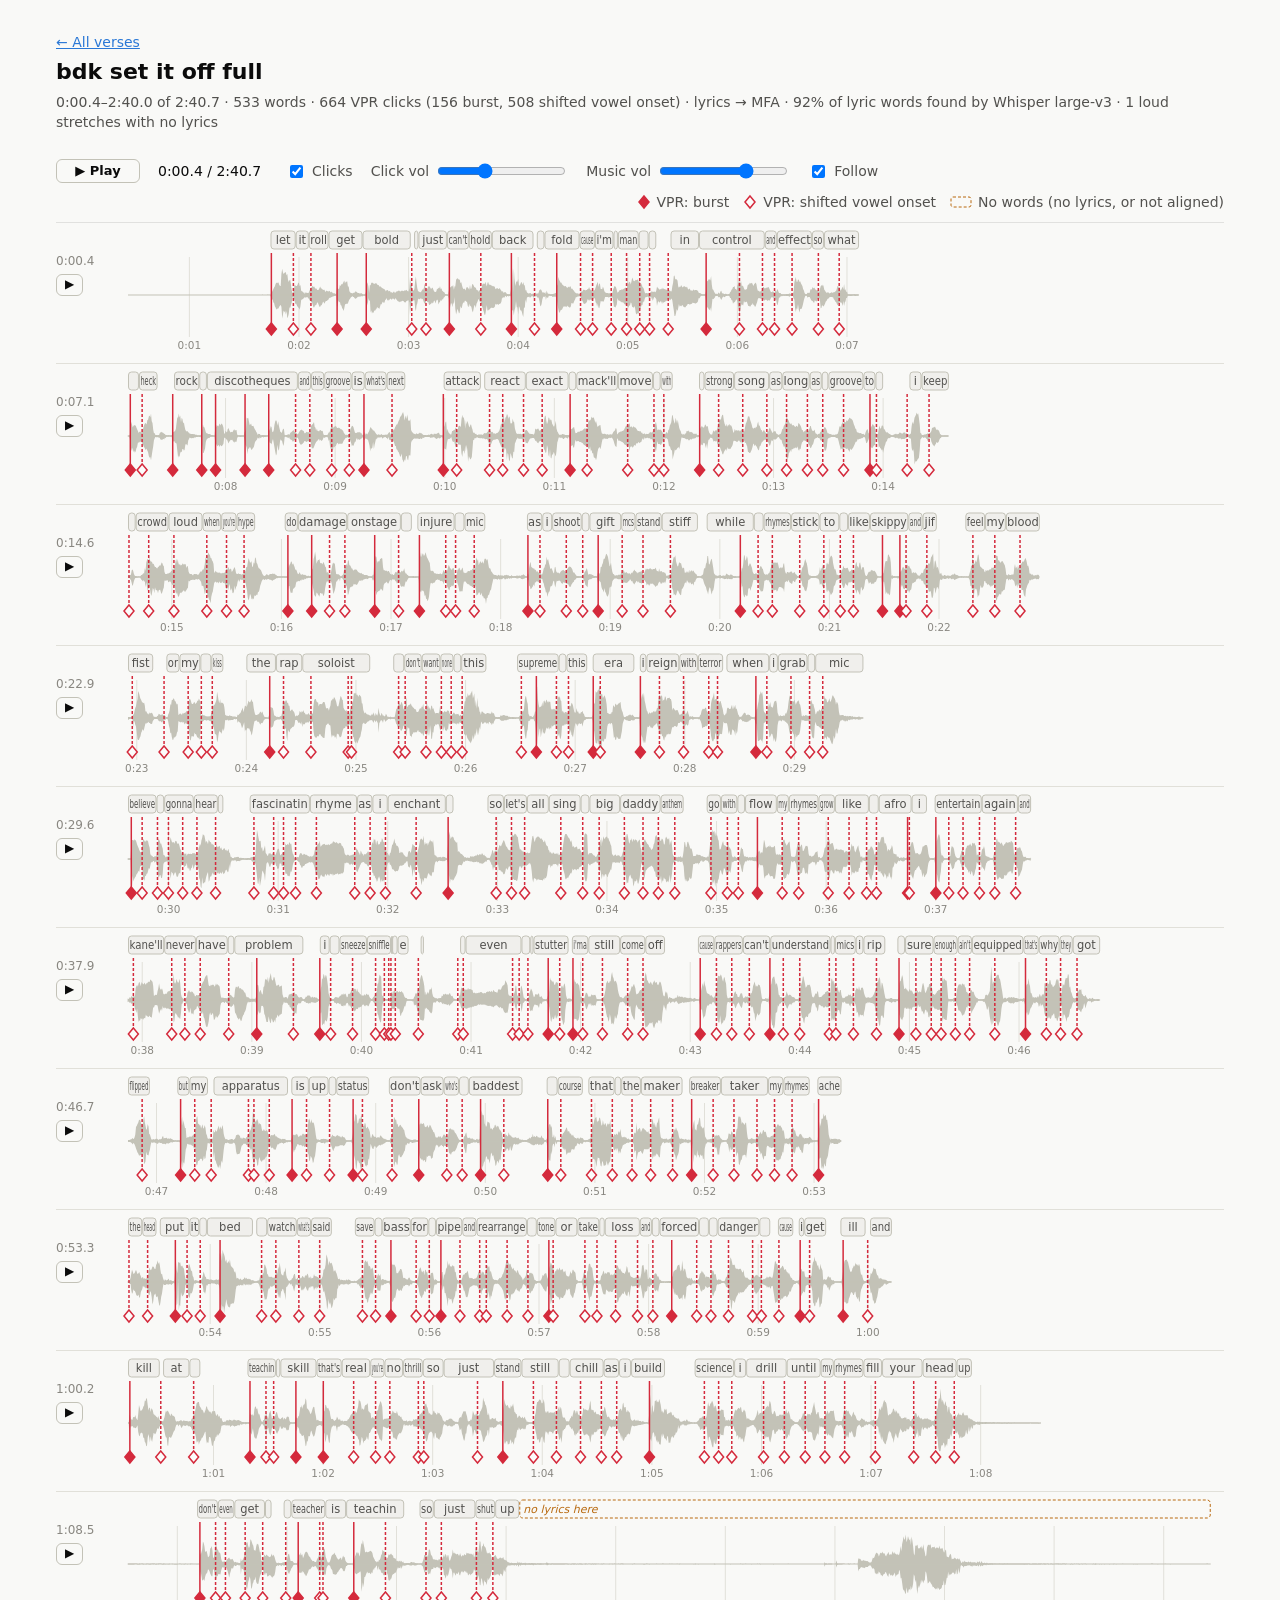
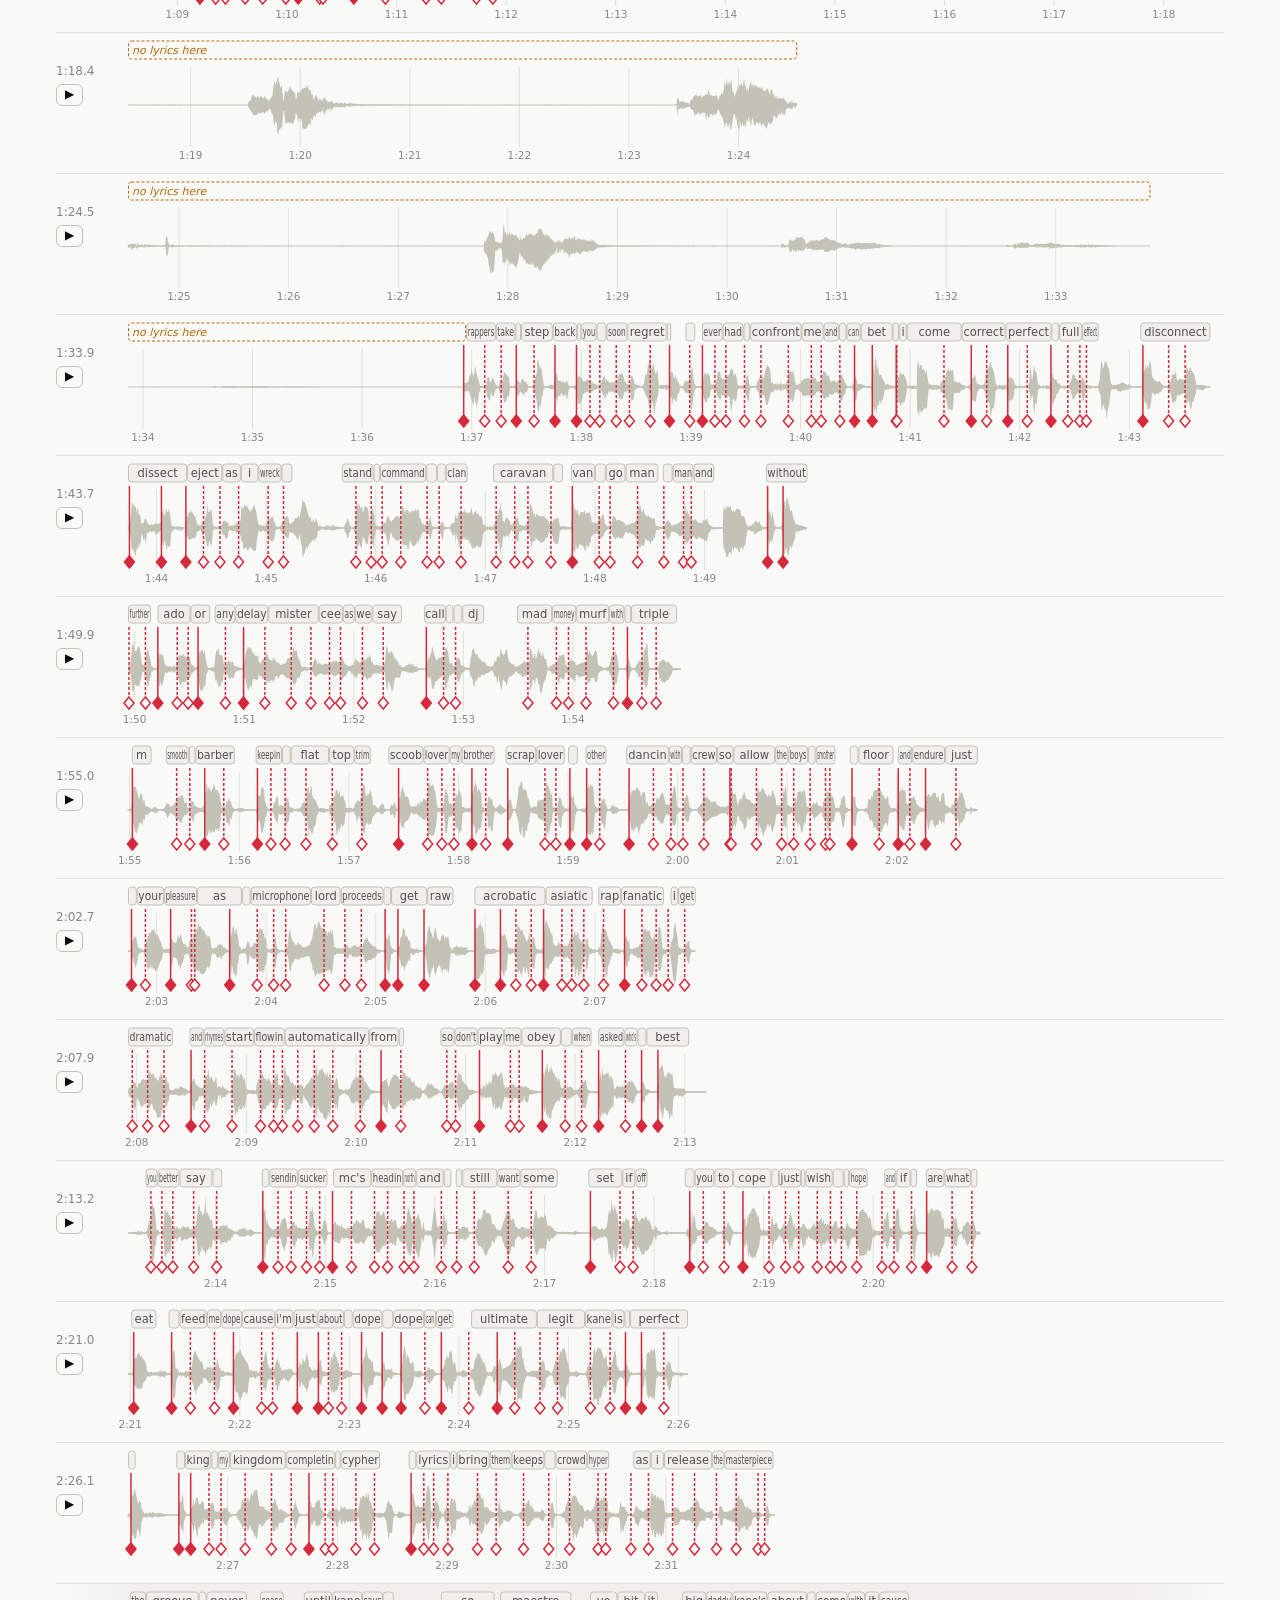
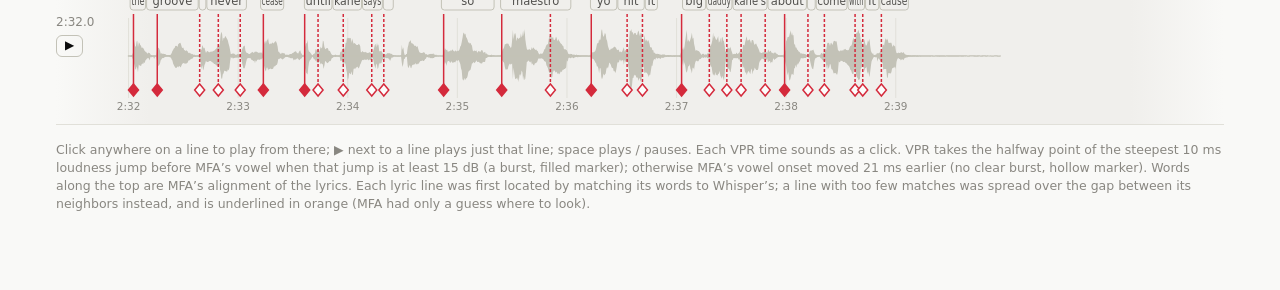
<file: out/verses/bdk_set_it_off_full.html>
<!doctype html>
<html lang="en">
<head>
<meta charset="utf-8">
<meta name="viewport" content="width=device-width, initial-scale=1">
<title>bdk set it off full · VPR</title>
<style>

:root {
  color-scheme: light;
  --page: #f9f9f7; --surface: #fcfcfb; --border: rgba(11,11,11,0.10);
  --ink: #0b0b0b; --ink-2: #52514e; --muted: #898781;
  --grid: #e1e0d9; --axis: #c3c2b7; --wave: #c3c2b7; --word-band: #f0efec;
  --vpr: #d42a3c; --accent: #2a78d6; --warn: #b8690f;
}
@media (prefers-color-scheme: dark) {
  :root:not([data-theme="light"]) {
    color-scheme: dark;
    --page: #0d0d0d; --surface: #1a1a19; --border: rgba(255,255,255,0.10);
    --ink: #ffffff; --ink-2: #c3c2b7; --muted: #898781;
    --grid: #2c2c2a; --axis: #383835; --wave: #4a4a46; --word-band: #242422;
    --vpr: #f0485a; --accent: #3987e5; --warn: #e0973a;
  }
}
:root[data-theme="dark"] {
  color-scheme: dark;
  --page: #0d0d0d; --surface: #1a1a19; --border: rgba(255,255,255,0.10);
  --ink: #ffffff; --ink-2: #c3c2b7; --muted: #898781;
  --grid: #2c2c2a; --axis: #383835; --wave: #4a4a46; --word-band: #242422;
  --vpr: #f0485a; --accent: #3987e5; --warn: #e0973a;
}
* { box-sizing: border-box; }
body { margin: 0; background: var(--page); color: var(--ink);
  font: 14px/1.45 system-ui, -apple-system, "Segoe UI", sans-serif; }
main { max-width: 1200px; margin: 0 auto; padding: 32px 16px 64px; }
h1 { font-size: 22px; margin: 0 0 4px; }
.sub { color: var(--ink-2); margin: 0 0 16px; }
a { color: var(--accent); }

.bar { position: sticky; top: 0; z-index: 3; background: var(--page); padding: 10px 0;
  border-bottom: 1px solid var(--border); display: flex; flex-wrap: wrap; gap: 8px 18px;
  align-items: center; color: var(--ink-2); }
.bar label, .bar span { display: inline-flex; align-items: center; gap: 6px; }
button { font: inherit; font-size: 13px; color: var(--ink); background: transparent;
  border: 1px solid var(--axis); border-radius: 6px; padding: 2px 10px; cursor: pointer; }
button:hover { background: var(--word-band); }
#play { min-width: 84px; font-weight: 600; }
#time { font-variant-numeric: tabular-nums; color: var(--ink); min-width: 110px; }
.legend { margin-left: auto; display: flex; gap: 14px; flex-wrap: wrap; }
.line { display: grid; grid-template-columns: 64px 1fr; gap: 8px; align-items: start;
  padding: 6px 0; border-bottom: 1px solid var(--grid); }
.line.active { background: linear-gradient(90deg, transparent, var(--word-band) 8%, var(--word-band) 92%, transparent); }
.gutter { display: flex; flex-direction: column; gap: 4px; align-items: flex-start; padding-top: 24px;
  font-size: 12px; color: var(--muted); font-variant-numeric: tabular-nums; }
.gutter button { padding: 1px 8px; font-size: 12px; }
.plot svg { display: block; overflow: visible; cursor: pointer; }
.tip { position: fixed; pointer-events: none; z-index: 10; background: var(--surface); color: var(--ink);
  border: 1px solid var(--border); border-radius: 8px; padding: 8px 10px; font-size: 12.5px;
  box-shadow: 0 4px 16px rgba(0,0,0,0.12); display: none; min-width: 200px;
  font-variant-numeric: tabular-nums; }
.tip .t { font-weight: 600; margin-bottom: 4px; }
.tip .r { display: flex; color: var(--ink-2); }
.tip .r b { margin-left: auto; color: var(--ink); font-weight: 500; padding-left: 12px; }
.tip .st { color: var(--muted); margin-top: 4px; max-width: 320px; }
.note { color: var(--muted); font-size: 12.5px; margin-top: 16px; }
text { font-family: system-ui, -apple-system, "Segoe UI", sans-serif; }
@media (max-width: 600px) { .line { grid-template-columns: 1fr; } .gutter { flex-direction: row; padding-top: 0; } }
</style>
</head>
<body>
<main>
  <p class="sub" style="margin:0 0 4px"><a href="index.html">← All verses</a></p>
  <h1 id="title"></h1>
  <p class="sub" id="sub"></p>
  <div class="bar">
    <button id="play" type="button">▶ Play</button>
    <span id="time"></span>
    <label><input type="checkbox" id="clicks" checked> Clicks</label>
    <label>Click vol <input type="range" id="clickVol" min="0" max="1" step="0.05" value="0.35"></label>
    <label>Music vol <input type="range" id="musicVol" min="0" max="1" step="0.05" value="0.7"></label>
    <label><input type="checkbox" id="follow" checked> Follow</label>
    <div class="legend" id="legend"></div>
  </div>
  <div id="lines"></div>
  <p class="note">Click anywhere on a line to play from there; ▶ next to a line plays just that line;
    space plays / pauses. Each VPR time sounds as a click. VPR takes the halfway point of the steepest
    10 ms loudness jump before MFA’s vowel when that jump is at least <span id="jmin"></span> dB
    (a burst, filled marker); otherwise MFA’s vowel onset moved <span id="shift"></span> ms earlier
    (no clear burst, hollow marker). Words along the top are MFA’s alignment of the lyrics. Each lyric line was first located by
    matching its words to Whisper’s; a line with too few matches was spread over the gap between its
    neighbors instead, and is underlined in orange (MFA had only a guess where to look).</p>
</main>
<div class="tip" id="tip"></div>
<script>
const D = {"id":"bdk_set_it_off_full","title":"bdk set it off full","audio":"../../full_verses/bdk_set_it_off_full.wav","durationMs":160701.47392290249,"peaksPerS":150,"peaks":[[0,0],[0,0],[0,0],[0,0],[0,0],[0,0],[0,0],[0,0],[0,0],[0,0],[0,0],[0,0],[0,0],[0,0],[0,0],[0,0],[0,0],[0,0],[0,0],[0,0],[0,0],[0,0],[0,0],[0,0],[0,0],[0,0],[0,0],[0,0],[0,0],[0,0],[0,0],[0,0],[0,0],[0,0],[0,0],[0,0],[0,0],[0,0],[0,0],[0,0],[0,0],[0,0],[0,0],[0,0],[0,0],[0,0],[0,0],[0,0],[0,0],[0,0],[0,0],[0,0],[0,0],[0,0],[0,0],[0,0],[0,0],[0,0],[0,0],[0,0],[0,0],[0,0],[0,0],[0,0],[0,0],[0,0],[0,0],[0,0],[0,0],[0,0],[0,0],[0,0],[0,0],[0,0],[0,0],[0,0],[0,0],[0,0],[0,0],[0,0],[0,0],[0,0],[0,0],[0,0],[0,0],[0,0],[0,0],[0,0],[0,0],[0,0],[0,0],[0,0],[0,0],[0,0],[0,0],[0,0],[0,0],[0,0],[0,0],[0,0],[0,0],[0,0],[0,0],[0,0],[0,0],[0,0],[0,0],[0,0],[0,0],[0,0],[0,0],[0,0],[0,0],[0,0],[0,0],[0,0],[0,0],[0,0],[0,0],[0,0],[0,0],[0,0],[0,0],[0,0],[0,0],[0,0],[0,0],[0,0],[0,0],[0,0],[0,0],[0,0],[0,0],[0,0],[0,0],[0,0],[0,0],[0,0],[0,0],[0,0],[0,0],[0,0],[0,0],[0,0],[0,0],[0,0],[0,0],[0,0],[0,0],[0,0],[0,0],[0,0],[0,0],[0,0],[0,0],[0,0],[0,0],[0,0],[0,0],[0,0],[0,0],[0,0],[0,0],[0,0],[0,0],[0,0],[0,0],[0,0],[0,0],[0,0],[0,0],[0,0],[0,0],[0,0],[0,0],[0,0],[0,0],[0,0],[0,0],[0,0],[0,0],[0,0],[0,0],[0,0],[0,0],[0,0],[0,0],[0,0],[0,0],[0,0],[0,0],[0,0],[0,0],[0,0],[0,0],[0,0],[0,0],[0,0],[0,0],[0,0],[0,0],[0,0],[0,0],[0,0],[0,0],[0,0],[0,0],[0,0],[0,0],[0,0],[0,0],[0,0],[0,0],[0,0],[0,0],[0,0],[0,0],[0,0],[0,0],[0,0],[0,0],[0,0],[0,0],[0,0],[0,0],[0,0],[0,0],[0,0],[0,0],[0,0],[0,0],[0,0],[0,0],[0,0],[0,0],[0,0],[0,0],[0,0],[0,0],[0,0],[0,0],[0,0],[0,0],[0,0],[0,0],[0,0],[0,0],[0,0],[0,0],[0,0],[0,1],[0,0],[0,0],[0,0],[0,0],[0,0],[0,0],[0,1],[0,0],[0,1],[0,0],[-1,0],[-10,8],[-12,7],[-12,12],[-20,16],[-21,20],[-30,23],[-33,29],[-39,33],[-35,31],[-37,33],[-35,33],[-31,27],[-28,24],[-26,24],[-31,55],[-62,69],[-53,60],[-41,55],[-46,58],[-41,60],[-51,60],[-42,51],[-61,56],[-57,40],[-50,34],[-32,39],[-34,41],[-27,29],[-20,13],[-7,5],[-5,7],[-9,12],[-16,27],[-24,25],[-22,24],[-27,24],[-30,26],[-33,33],[-34,31],[-39,23],[-30,26],[-13,11],[-12,10],[-11,9],[-9,6],[-8,7],[-5,3],[-7,7],[-6,6],[-6,6],[-6,5],[-9,5],[-11,9],[-15,14],[-16,19],[-20,19],[-19,22],[-28,24],[-33,21],[-32,22],[-26,17],[-28,17],[-25,17],[-19,13],[-21,13],[-26,14],[-31,18],[-31,22],[-27,18],[-27,17],[-22,15],[-17,13],[-20,14],[-23,14],[-18,7],[-16,11],[-16,11],[-14,10],[-13,10],[-9,9],[-7,11],[-7,7],[-6,7],[-5,9],[-4,5],[-4,4],[-3,5],[-3,4],[-2,3],[-2,4],[-31,20],[-28,17],[-14,16],[-20,17],[-18,27],[-26,23],[-28,29],[-34,28],[-37,30],[-42,34],[-35,38],[-25,30],[-24,35],[-23,35],[-23,36],[-22,22],[-16,22],[-12,10],[-10,7],[-6,5],[-5,5],[-3,4],[-5,5],[-5,6],[-8,6],[-10,9],[-9,9],[-8,8],[-6,6],[-4,5],[-5,5],[-4,4],[-4,4],[-4,5],[-3,4],[-4,3],[-2,1],[-1,1],[-3,2],[-3,4],[-15,12],[-18,34],[-28,30],[-8,23],[-16,6],[-13,27],[-46,25],[-40,32],[-49,32],[-45,32],[-47,30],[-40,29],[-42,30],[-38,31],[-37,31],[-31,28],[-35,26],[-34,26],[-37,22],[-30,22],[-24,22],[-25,20],[-20,18],[-17,18],[-21,16],[-20,15],[-13,13],[-12,9],[-8,13],[-15,13],[-12,12],[-15,9],[-12,11],[-10,9],[-10,6],[-13,8],[-9,5],[-10,7],[-10,10],[-13,6],[-8,6],[-11,9],[-13,9],[-16,10],[-17,11],[-17,12],[-19,10],[-17,9],[-17,11],[-16,11],[-15,11],[-16,10],[-19,12],[-19,12],[-20,12],[-16,14],[-16,11],[-14,10],[-14,9],[-20,18],[-53,48],[-30,26],[-20,29],[-18,15],[-13,13],[-15,11],[-13,16],[-36,38],[-43,49],[-27,31],[-22,18],[-9,9],[-11,10],[-11,8],[-10,7],[-8,8],[-11,11],[-10,15],[-14,14],[-20,19],[-22,30],[-26,19],[-14,16],[-16,14],[-19,18],[-18,23],[-25,22],[-26,22],[-24,18],[-23,16],[-19,19],[-22,19],[-20,14],[-14,10],[-17,8],[-22,8],[-15,9],[-12,17],[-14,15],[-25,19],[-20,18],[-18,24],[-13,15],[-16,18],[-10,11],[-13,10],[-7,8],[-6,7],[-3,3],[-1,3],[-2,2],[-2,1],[-3,1],[-10,11],[-45,25],[-31,20],[-21,21],[-23,24],[-32,22],[-19,27],[-25,14],[-5,23],[-36,22],[-51,40],[-44,43],[-36,44],[-42,42],[-49,40],[-46,41],[-29,31],[-35,34],[-33,27],[-24,20],[-19,15],[-21,17],[-15,16],[-15,12],[-18,19],[-18,21],[-29,20],[-32,17],[-22,14],[-31,27],[-28,16],[-32,17],[-41,28],[-46,29],[-37,25],[-27,21],[-28,20],[-34,19],[-23,14],[-19,12],[-14,13],[-10,8],[-17,13],[-17,12],[-21,16],[-28,20],[-32,28],[-39,31],[-45,29],[-53,29],[-51,35],[-40,29],[-26,22],[-41,32],[-41,34],[-38,28],[-38,27],[-35,27],[-34,25],[-33,25],[-34,23],[-34,23],[-33,23],[-31,21],[-23,15],[-25,17],[-25,18],[-24,18],[-26,15],[-24,17],[-23,18],[-22,14],[-18,11],[-6,8],[-9,11],[-5,5],[-7,7],[-4,7],[-2,7],[-6,4],[-3,3],[-3,3],[-4,2],[-3,2],[-2,3],[-4,14],[-42,25],[-40,72],[-41,8],[-54,70],[-41,43],[-33,24],[-16,33],[-32,36],[-32,35],[-51,43],[-29,27],[-33,24],[-41,29],[-40,34],[-44,33],[-53,27],[-58,34],[-32,26],[-34,25],[-11,12],[-21,13],[-7,7],[-5,5],[-5,4],[-4,4],[-7,5],[-6,5],[-4,2],[-3,4],[-4,3],[-7,3],[-4,3],[-6,3],[-3,7],[-3,3],[-7,5],[-6,3],[-7,6],[-15,13],[-27,14],[-30,15],[-24,12],[-12,7],[-6,6],[-4,7],[-6,5],[-1,8],[-13,2],[-5,12],[-7,6],[-7,3],[-1,4],[-2,3],[-3,2],[-3,3],[-3,2],[-5,3],[-4,3],[-5,4],[-4,4],[-4,5],[-7,6],[-14,24],[-27,28],[-38,48],[-46,40],[-46,37],[-40,32],[-39,33],[-39,29],[-34,26],[-30,25],[-30,23],[-30,23],[-30,24],[-32,21],[-28,19],[-30,20],[-31,22],[-33,20],[-33,24],[-30,21],[-21,16],[-21,17],[-24,14],[-20,12],[-15,9],[-11,6],[-5,6],[-6,4],[-5,4],[-2,5],[-5,1],[-3,3],[-5,4],[-7,11],[-11,8],[-16,10],[-20,14],[-24,14],[-23,13],[-22,12],[-21,13],[-18,13],[-11,16],[-12,16],[-16,21],[-12,16],[-12,14],[-14,13],[-12,11],[-12,11],[-9,11],[-9,12],[-8,14],[-19,20],[-21,26],[-31,30],[-22,35],[-33,21],[-35,31],[-26,29],[-16,16],[-17,16],[-16,15],[-18,22],[-17,17],[-12,10],[-5,7],[-5,6],[-5,5],[-5,5],[-5,5],[-7,4],[-5,5],[-6,3],[-6,3],[-6,4],[-6,5],[-18,15],[-31,20],[-31,24],[-33,22],[-29,20],[-25,13],[-8,6],[-14,8],[-15,10],[-15,13],[-17,13],[-18,13],[-20,16],[-19,14],[-20,16],[-23,17],[-25,18],[-25,20],[-26,18],[-27,19],[-32,44],[-33,28],[-28,34],[-28,35],[-20,28],[-21,35],[-32,46],[-31,42],[-34,37],[-29,36],[-35,38],[-47,40],[-51,39],[-48,41],[-49,40],[-49,34],[-40,36],[-37,32],[-32,24],[-26,31],[-27,21],[-16,20],[-20,16],[-11,8],[-6,4],[-6,5],[-5,5],[-4,4],[-6,6],[-8,4],[-10,5],[-4,7],[-11,7],[-4,11],[-15,8],[-12,8],[-5,10],[-6,8],[-8,7],[-11,12],[-29,22],[-20,19],[-16,17],[-20,15],[-19,14],[-16,16],[-18,15],[-24,20],[-17,15],[-21,18],[-18,15],[-19,16],[-15,14],[-16,14],[-13,13],[-12,10],[-18,15],[-11,12],[-14,11],[-11,9],[-9,10],[-14,22],[-29,32],[-40,50],[-55,51],[-55,41],[-48,42],[-37,41],[-42,38],[-35,23],[-24,19],[-31,22],[-28,21],[-30,26],[-28,23],[-26,20],[-31,22],[-31,22],[-33,23],[-32,21],[-29,20],[-28,22],[-24,17],[-24,14],[-24,17],[-26,16],[-24,12],[-24,12],[-22,12],[-20,11],[-21,15],[-21,12],[-22,13],[-22,13],[-21,13],[-20,12],[-17,11],[-8,6],[-9,5],[-6,5],[-3,4],[-2,3],[-2,2],[-2,2],[-2,2],[-2,2],[-2,3],[-14,10],[-33,34],[-32,37],[-34,38],[-38,42],[-40,41],[-33,38],[-44,50],[-26,27],[-10,15],[-11,14],[-9,9],[-7,6],[-3,3],[-3,4],[-3,2],[-2,2],[-6,7],[-6,4],[-5,4],[-10,10],[-13,11],[-9,5],[-5,4],[-4,4],[-5,3],[-6,2],[-3,4],[-3,3],[-3,2],[-1,1],[-2,3],[-3,3],[-8,7],[-8,9],[-14,14],[-14,16],[-23,21],[-20,21],[-19,24],[-17,16],[-13,16],[-11,12],[-18,25],[-31,29],[-36,38],[-51,35],[-41,30],[-29,38],[-24,23],[-26,25],[-28,23],[-15,17],[-20,14],[-19,14],[-18,15],[-18,15],[-24,25],[-29,28],[-29,28],[-30,32],[-30,30],[-25,31],[-26,32],[-21,28],[-26,24],[-27,29],[-31,30],[-30,33],[-24,29],[-19,18],[-11,11],[-8,11],[-8,9],[-9,9],[-9,10],[-10,12],[-10,12],[-13,21],[-12,21],[-15,18],[-13,17],[-12,19],[-13,19],[-16,20],[-14,20],[-14,21],[-15,16],[-12,11],[-7,7],[-6,8],[-6,9],[-8,9],[-7,7],[-7,6],[-16,13],[-11,8],[-23,12],[-27,16],[-18,10],[-6,5],[-7,5],[-4,5],[-2,3],[-4,2],[-2,2],[-2,2],[-2,2],[-3,2],[-2,2],[-3,3],[-3,3],[-3,3],[-3,3],[-5,4],[-3,4],[-2,3],[-2,3],[-2,3],[-3,4],[-9,8],[-12,34],[-35,41],[-45,47],[-35,35],[-37,34],[-24,41],[-39,40],[-46,34],[-37,36],[-36,31],[-36,27],[-30,24],[-23,16],[-13,12],[-7,5],[-3,3],[-1,2],[-3,3],[-7,6],[-5,6],[-5,5],[-5,6],[-9,15],[-14,14],[-15,16],[-16,21],[-19,17],[-21,20],[-14,17],[-16,14],[-17,13],[-16,11],[-11,14],[-11,10],[-7,7],[-13,15],[-35,23],[-34,26],[-26,23],[-29,28],[-30,22],[-27,14],[-22,11],[-17,8],[-16,6],[-12,6],[-9,8],[-9,6],[-6,4],[-5,5],[-5,6],[-5,7],[-6,6],[-6,6],[-11,8],[-13,7],[-18,10],[-18,10],[-22,16],[-28,24],[-24,23],[-21,19],[-20,21],[-20,11],[-19,13],[-22,18],[-29,22],[-15,14],[-29,29],[-19,13],[-17,15],[-8,7],[-8,10],[-3,3],[-2,2],[-2,2],[-3,2],[-3,2],[-3,2],[-2,2],[-2,2],[-1,2],[-2,3],[-3,2],[-3,2],[-2,2],[-2,2],[-2,2],[-1,1],[-1,1],[-2,1],[-6,3],[-23,19],[-35,38],[-40,30],[-30,22],[-42,27],[-39,29],[-44,28],[-40,28],[-32,22],[-29,18],[-18,13],[-17,8],[-17,11],[-14,11],[-16,11],[-15,9],[-20,13],[-22,18],[-28,25],[-30,30],[-35,34],[-37,33],[-33,30],[-39,42],[-43,43],[-53,51],[-57,54],[-55,49],[-64,59],[-52,39],[-38,34],[-28,17],[-12,8],[-6,7],[-3,3],[-3,3],[-4,3],[-3,2],[-4,3],[-4,3],[-5,8],[-9,9],[-10,11],[-10,9],[-9,9],[-7,8],[-9,5],[-4,6],[-6,2],[-2,3],[-2,2],[-2,2],[-2,3],[-1,2],[-2,2],[-2,2],[-2,2],[-6,4],[-12,9],[-15,11],[-13,12],[-19,13],[-17,19],[-21,35],[-38,49],[-57,49],[-51,59],[-55,49],[-45,54],[-41,36],[-43,48],[-34,45],[-34,33],[-39,36],[-36,25],[-22,16],[-21,13],[-23,12],[-25,13],[-11,9],[-8,9],[-4,6],[-5,6],[-6,5],[-6,5],[-5,5],[-6,5],[-4,4],[-4,5],[-4,3],[-3,4],[-3,2],[-3,2],[-2,2],[-3,2],[-3,2],[-2,2],[-12,7],[-26,17],[-45,31],[-45,24],[-39,23],[-32,17],[-16,10],[-10,7],[-7,7],[-6,5],[-5,5],[-5,5],[-3,5],[-2,3],[-2,3],[-2,3],[-2,2],[-2,2],[-3,2],[-17,24],[-20,22],[-25,29],[-27,27],[-24,25],[-25,29],[-29,33],[-23,28],[-26,32],[-27,32],[-24,29],[-21,23],[-6,8],[-4,5],[-6,14],[-9,11],[-9,9],[-14,18],[-20,21],[-15,16],[-13,12],[-10,9],[-11,11],[-9,10],[-13,12],[-15,16],[-18,18],[-14,14],[-16,16],[-15,16],[-5,4],[-2,2],[-1,2],[-2,2],[-3,2],[-3,2],[-2,2],[-2,2],[-2,2],[-2,2],[-9,9],[-23,14],[-25,19],[-31,49],[-48,46],[-32,48],[-34,39],[-29,29],[-30,30],[-35,33],[-37,26],[-33,26],[-31,27],[-28,22],[-18,18],[-14,15],[-12,11],[-9,8],[-4,3],[-6,6],[-7,5],[-3,5],[-6,2],[-4,2],[-3,3],[-3,3],[-4,3],[-3,2],[-3,3],[-3,2],[-2,2],[-1,2],[-1,2],[-11,11],[-16,15],[-20,20],[-18,26],[-22,23],[-13,11],[-8,10],[-20,16],[-30,30],[-41,38],[-51,42],[-47,39],[-23,27],[-35,39],[-39,27],[-24,19],[-8,11],[-14,10],[-10,8],[-18,15],[-26,20],[-20,17],[-3,3],[-1,2],[-2,3],[-4,3],[-4,4],[-6,5],[-3,3],[-8,5],[-9,9],[-10,10],[-11,12],[-15,14],[-14,16],[-11,11],[-11,10],[-12,11],[-8,7],[-4,6],[-5,4],[-9,8],[-17,11],[-21,15],[-23,15],[-22,17],[-21,15],[-19,14],[-17,13],[-13,7],[-13,7],[-15,9],[-16,11],[-14,10],[-14,10],[-14,10],[-12,10],[-13,13],[-21,26],[-33,29],[-32,31],[-33,33],[-29,37],[-24,24],[-20,22],[-16,14],[-14,20],[-12,13],[-9,13],[-8,12],[-13,16],[-9,16],[-13,13],[-12,14],[-10,13],[-4,4],[-4,3],[-5,3],[-3,3],[-2,3],[-4,3],[-3,4],[-13,9],[-9,9],[-28,13],[-34,21],[-40,26],[-39,23],[-38,25],[-28,21],[-30,25],[-27,25],[-26,27],[-21,23],[-18,21],[-20,21],[-22,22],[-20,21],[-21,19],[-19,17],[-21,18],[-20,15],[-15,13],[-11,8],[-9,6],[-6,3],[-4,4],[-5,3],[-3,3],[-5,4],[-5,6],[-8,10],[-13,19],[-19,22],[-27,27],[-24,26],[-26,24],[-21,17],[-15,9],[-15,8],[-7,8],[-6,9],[-11,10],[-8,10],[-10,9],[-10,11],[-7,7],[-7,8],[-4,3],[-4,4],[-10,3],[-11,12],[-8,3],[-6,7],[-8,6],[-9,4],[-10,8],[-18,11],[-25,16],[-41,22],[-30,23],[-34,19],[-30,18],[-15,14],[-35,15],[-23,12],[-16,9],[-6,6],[-9,4],[-4,3],[-4,5],[-4,3],[-4,4],[-4,3],[-3,5],[-4,4],[-7,3],[-4,3],[-4,4],[-3,2],[-3,4],[-5,4],[-5,3],[-9,5],[-2,8],[-9,10],[-11,10],[-11,3],[-6,11],[-12,11],[-14,13],[-14,17],[-19,17],[-26,23],[-26,26],[-35,30],[-36,30],[-41,35],[-43,40],[-47,43],[-55,51],[-53,51],[-46,55],[-62,60],[-65,63],[-70,56],[-61,41],[-65,50],[-53,54],[-53,44],[-62,57],[-64,40],[-50,41],[-51,40],[-51,45],[-18,16],[-12,11],[-11,9],[-8,7],[-7,5],[-6,6],[-7,4],[-6,7],[-8,6],[-6,5],[-7,6],[-8,7],[-8,9],[-6,7],[-8,7],[-7,6],[-4,4],[-5,3],[-4,3],[-3,3],[-3,3],[-3,2],[-3,3],[-3,3],[-3,4],[-3,3],[-4,4],[-5,5],[-4,6],[-4,5],[-4,3],[-3,6],[-4,6],[-5,6],[-7,5],[-8,6],[-6,7],[-6,8],[-4,9],[-7,4],[-5,3],[-4,2],[-3,2],[-4,1],[-9,7],[-31,24],[-34,28],[-34,37],[-36,38],[-20,11],[-9,19],[-8,10],[-8,8],[-7,5],[-5,4],[-3,4],[-11,13],[-15,13],[-16,15],[-14,15],[-24,18],[-30,22],[-22,20],[-17,13],[-20,19],[-23,26],[-22,27],[-23,26],[-23,23],[-46,44],[-55,56],[-39,47],[-39,50],[-47,40],[-24,19],[-41,41],[-23,30],[-38,40],[-68,34],[-53,26],[-57,22],[-62,29],[-60,31],[-55,22],[-34,17],[-10,8],[-11,10],[-5,7],[-6,5],[-6,6],[-3,3],[-4,3],[-5,4],[-5,4],[-6,4],[-6,4],[-6,4],[-5,4],[-7,3],[-6,5],[-7,8],[-7,7],[-9,7],[-8,7],[-8,10],[-12,12],[-17,16],[-24,18],[-23,15],[-22,13],[-19,10],[-14,11],[-11,9],[-10,6],[-10,7],[-9,6],[-9,6],[-8,8],[-8,8],[-9,10],[-12,12],[-18,15],[-21,23],[-28,32],[-29,31],[-41,50],[-52,49],[-42,52],[-30,34],[-33,48],[-37,50],[-64,57],[-45,56],[-49,45],[-64,52],[-66,49],[-45,33],[-50,34],[-58,32],[-59,46],[-41,38],[-43,36],[-20,20],[-16,14],[-10,7],[-7,6],[-4,5],[-7,6],[-7,5],[-7,6],[-7,6],[-7,4],[-7,6],[-9,5],[-8,8],[-6,6],[-11,14],[-20,16],[-18,16],[-20,14],[-17,11],[-13,8],[-9,6],[-6,6],[-7,5],[-5,5],[-5,5],[-5,4],[-5,4],[-8,8],[-13,20],[-12,18],[-16,17],[-18,19],[-19,20],[-15,16],[-14,13],[-13,15],[-12,18],[-15,19],[-17,17],[-26,26],[-35,43],[-38,52],[-45,54],[-43,40],[-24,31],[-32,37],[-50,49],[-55,48],[-34,40],[-57,44],[-59,42],[-47,32],[-50,29],[-42,25],[-45,25],[-50,31],[-54,40],[-40,20],[-17,12],[-11,9],[-4,5],[-4,3],[-4,4],[-6,3],[-4,4],[-5,5],[-8,5],[-8,4],[-5,4],[-4,3],[-4,3],[-5,3],[-7,3],[-4,3],[-3,2],[-8,5],[-21,18],[-27,19],[-25,18],[-24,21],[-30,22],[-30,24],[-20,15],[-10,7],[-15,8],[-13,8],[-14,11],[-13,11],[-15,11],[-16,12],[-16,14],[-17,14],[-18,14],[-19,16],[-22,18],[-24,20],[-25,20],[-26,19],[-26,21],[-23,19],[-30,33],[-34,44],[-34,40],[-28,41],[-41,44],[-36,51],[-46,47],[-45,49],[-56,49],[-57,43],[-58,34],[-64,40],[-57,33],[-42,23],[-34,28],[-31,25],[-29,29],[-35,29],[-28,16],[-17,7],[-8,6],[-9,5],[-5,6],[-7,6],[-7,5],[-7,4],[-7,4],[-8,5],[-5,3],[-6,5],[-4,3],[-6,5],[-4,4],[-5,4],[-8,8],[-12,11],[-19,13],[-25,15],[-28,21],[-29,19],[-6,4],[-8,6],[-13,9],[-12,10],[-13,11],[-14,12],[-15,12],[-16,13],[-17,14],[-19,15],[-22,19],[-23,23],[-24,26],[-26,28],[-25,27],[-22,27],[-29,33],[-40,33],[-28,23],[-29,25],[-26,25],[-31,21],[-29,26],[-25,23],[-24,23],[-26,22],[-20,20],[-19,17],[-20,14],[-16,13],[-17,13],[-19,12],[-16,13],[-16,8],[-10,10],[-6,5],[-11,5],[-3,7],[-8,6],[-5,4],[-6,6],[-4,5],[-5,5],[-6,6],[-6,7],[-6,11],[-9,9],[-8,9],[-9,10],[-15,13],[-26,16],[-33,22],[-35,31],[-43,38],[-31,29],[-13,15],[-21,16],[-21,18],[-21,16],[-22,17],[-24,16],[-19,13],[-16,10],[-10,4],[-6,5],[-6,5],[-7,5],[-5,10],[-7,10],[-8,6],[-16,16],[-29,17],[-25,28],[-33,31],[-38,36],[-37,53],[-62,56],[-53,44],[-45,37],[-35,32],[-38,48],[-36,41],[-33,33],[-31,43],[-29,30],[-34,21],[-26,16],[-15,13],[-4,5],[-4,6],[-5,3],[-5,6],[-5,3],[-7,8],[-7,5],[-9,13],[-8,13],[-9,12],[-12,15],[-11,10],[-8,10],[-9,11],[-9,10],[-7,9],[-6,6],[-8,6],[-6,6],[-6,5],[-4,7],[-2,4],[-4,2],[-2,3],[-3,3],[-10,15],[-26,22],[-23,24],[-22,27],[-25,23],[-18,22],[-19,22],[-19,29],[-32,30],[-20,25],[-34,25],[-21,26],[-10,15],[-10,9],[-6,6],[-4,4],[-5,4],[-5,4],[-10,11],[-15,15],[-13,11],[-13,13],[-15,16],[-12,14],[-21,20],[-22,28],[-22,38],[-29,42],[-31,44],[-37,43],[-41,52],[-47,56],[-49,55],[-43,40],[-39,32],[-37,28],[-33,25],[-40,32],[-29,24],[-35,30],[-32,26],[-35,32],[-34,28],[-30,28],[-28,24],[-24,17],[-14,8],[-12,11],[-13,19],[-13,14],[-15,15],[-15,15],[-15,14],[-12,16],[-12,12],[-15,15],[-17,13],[-14,17],[-22,18],[-17,16],[-15,12],[-12,12],[-19,22],[-17,33],[-23,36],[-28,42],[-42,52],[-42,51],[-45,51],[-45,42],[-41,37],[-37,31],[-30,22],[-22,20],[-20,20],[-27,22],[-22,20],[-26,25],[-28,22],[-33,33],[-36,38],[-38,27],[-27,28],[-26,21],[-21,16],[-16,15],[-15,9],[-12,14],[-12,16],[-9,12],[-10,9],[-10,7],[-12,7],[-15,12],[-17,11],[-23,19],[-26,22],[-21,18],[-12,14],[-11,10],[-14,8],[-8,12],[-9,12],[-9,14],[-9,11],[-7,6],[-5,5],[-3,4],[-3,3],[-5,4],[-9,5],[-9,6],[-11,12],[-19,19],[-22,18],[-29,26],[-26,29],[-34,32],[-34,41],[-62,55],[-60,46],[-57,43],[-45,39],[-43,34],[-36,31],[-43,34],[-34,30],[-35,28],[-34,29],[-30,28],[-33,25],[-30,24],[-30,26],[-33,27],[-27,23],[-36,34],[-39,33],[-33,30],[-35,27],[-24,22],[-17,15],[-15,16],[-12,9],[-11,13],[-13,12],[-13,16],[-15,17],[-12,14],[-18,14],[-21,14],[-24,18],[-30,26],[-32,26],[-29,19],[-23,14],[-22,14],[-16,13],[-8,17],[-7,10],[-5,6],[-5,6],[-3,3],[-5,6],[-5,5],[-6,6],[-11,11],[-11,11],[-13,18],[-12,14],[-16,10],[-31,21],[-39,24],[-39,22],[-36,19],[-28,14],[-9,7],[-6,7],[-6,6],[-4,5],[-4,5],[-3,4],[-3,4],[-3,3],[-3,4],[-3,2],[-3,4],[-4,4],[-5,4],[-5,5],[-6,6],[-13,13],[-21,23],[-28,27],[-36,23],[-32,30],[-35,34],[-33,37],[-34,32],[-31,39],[-33,36],[-32,36],[-35,42],[-32,39],[-36,42],[-38,45],[-42,49],[-33,46],[-36,46],[-36,44],[-33,42],[-30,37],[-26,30],[-22,26],[-17,19],[-14,19],[-16,11],[-8,9],[-10,9],[-7,8],[-8,7],[-7,8],[-6,7],[-6,5],[-5,5],[-3,6],[-4,4],[-3,3],[-11,10],[-19,14],[-18,18],[-14,17],[-10,8],[-3,6],[-27,17],[-29,23],[-31,25],[-31,29],[-31,32],[-26,28],[-24,27],[-25,21],[-5,7],[-5,5],[-6,5],[-11,6],[-30,20],[-27,28],[-32,20],[-33,20],[-38,27],[-35,28],[-44,27],[-35,18],[-27,18],[-22,14],[-14,9],[-15,10],[-8,10],[-6,8],[-5,6],[-6,5],[-4,4],[-3,3],[-2,2],[-3,2],[-3,3],[-4,5],[-4,4],[-6,6],[-5,6],[-4,4],[-6,5],[-7,5],[-6,7],[-7,10],[-6,8],[-9,7],[-8,6],[-8,7],[-8,9],[-8,9],[-7,9],[-5,5],[-6,8],[-3,4],[-1,2],[-4,6],[-5,3],[-7,6],[-6,6],[-31,25],[-40,38],[-34,31],[-42,37],[-75,49],[-68,52],[-66,56],[-67,62],[-62,56],[-60,60],[-57,47],[-38,31],[-9,8],[-7,7],[-4,3],[-3,3],[-5,3],[-4,4],[-4,4],[-4,4],[-7,5],[-8,5],[-14,7],[-8,6],[-9,8],[-5,8],[-5,9],[-15,13],[-19,22],[-23,21],[-25,23],[-28,23],[-24,25],[-21,20],[-16,16],[-18,18],[-18,15],[-15,15],[-10,11],[-6,5],[-5,4],[-2,2],[-2,2],[-2,1],[-2,2],[-2,2],[-2,2],[-2,2],[-2,2],[-2,2],[-2,2],[-2,2],[-2,2],[-2,2],[-6,6],[-8,5],[-16,18],[-24,20],[-20,17],[-12,9],[-6,4],[-3,3],[-3,3],[-2,2],[-2,1],[-1,2],[-1,2],[-1,1],[-3,2],[-7,5],[-7,5],[-12,7],[-7,10],[-13,9],[-10,24],[-27,16],[-14,38],[-26,45],[-36,48],[-30,43],[-25,51],[-30,45],[-45,41],[-50,41],[-41,39],[-29,34],[-32,35],[-43,30],[-27,26],[-34,26],[-35,24],[-35,22],[-43,26],[-35,27],[-34,31],[-33,29],[-41,33],[-45,38],[-40,37],[-33,30],[-28,29],[-9,13],[-10,8],[-9,8],[-9,8],[-8,9],[-13,9],[-14,10],[-11,11],[-12,12],[-15,16],[-19,16],[-21,21],[-21,20],[-23,24],[-24,28],[-39,40],[-45,48],[-40,36],[-48,47],[-53,37],[-50,31],[-43,35],[-41,30],[-43,31],[-38,33],[-39,36],[-35,33],[-36,33],[-40,35],[-37,33],[-34,24],[-30,29],[-29,28],[-9,14],[-12,9],[-10,8],[-8,8],[-8,8],[-7,6],[-7,4],[-7,8],[-8,8],[-7,8],[-5,7],[-6,8],[-7,6],[-5,6],[-6,7],[-7,11],[-10,14],[-13,15],[-24,14],[-23,20],[-24,19],[-33,23],[-45,33],[-41,53],[-27,45],[-41,53],[-51,58],[-54,65],[-59,59],[-62,59],[-69,50],[-52,50],[-44,44],[-38,41],[-27,35],[-16,12],[-13,12],[-12,17],[-15,13],[-14,12],[-14,12],[-17,11],[-11,12],[-16,11],[-15,9],[-16,10],[-11,10],[-16,12],[-16,10],[-15,11],[-20,13],[-28,19],[-33,22],[-26,20],[-35,27],[-26,23],[-18,19],[-32,21],[-36,22],[-29,13],[-42,16],[-43,19],[-39,23],[-22,26],[-35,19],[-26,10],[-23,8],[-13,8],[-6,10],[-13,8],[-9,8],[-6,8],[-7,6],[-8,7],[-7,7],[-8,9],[-13,14],[-15,13],[-16,17],[-28,26],[-37,26],[-55,38],[-62,50],[-55,45],[-44,38],[-49,38],[-58,42],[-59,26],[-55,28],[-59,39],[-48,35],[-50,52],[-49,49],[-46,37],[-48,35],[-38,27],[-40,23],[-33,22],[-22,20],[-17,18],[-11,13],[-8,8],[-5,5],[-7,3],[-8,3],[-6,4],[-6,6],[-8,8],[-5,6],[-5,4],[-6,6],[-7,7],[-7,8],[-8,8],[-9,8],[-10,9],[-7,8],[-8,9],[-5,7],[-5,6],[-3,5],[-4,3],[-2,3],[-2,2],[-2,2],[-2,2],[-2,2],[-2,2],[-1,2],[-3,2],[-1,2],[-2,2],[-2,1],[-2,2],[-2,2],[-3,2],[-34,39],[-24,24],[-24,32],[-37,34],[-43,40],[-41,41],[-42,32],[-31,36],[-30,31],[-28,26],[-26,19],[-15,20],[-12,16],[-12,10],[-11,7],[-10,9],[-12,13],[-8,8],[-10,5],[-6,7],[-7,7],[-7,6],[-7,5],[-4,6],[-6,5],[-4,3],[-2,4],[-4,2],[-2,4],[-2,2],[-2,2],[-2,3],[-6,11],[-17,20],[-27,23],[-35,47],[-47,54],[-50,67],[-53,55],[-41,35],[-42,40],[-46,45],[-49,45],[-52,47],[-42,37],[-42,36],[-44,37],[-43,33],[-48,39],[-50,38],[-42,33],[-28,27],[-18,25],[-12,11],[-11,13],[-14,10],[-9,9],[-11,8],[-10,7],[-12,14],[-19,26],[-31,35],[-45,38],[-41,35],[-35,36],[-26,20],[-12,8],[-12,7],[-8,7],[-6,7],[-4,6],[-12,4],[-3,2],[-3,3],[-3,4],[-6,6],[-8,8],[-22,25],[-17,25],[-21,27],[-23,35],[-32,29],[-49,42],[-43,45],[-35,31],[-26,31],[-28,27],[-25,22],[-25,22],[-24,18],[-18,17],[-20,20],[-19,20],[-20,20],[-21,19],[-19,16],[-15,13],[-11,12],[-9,11],[-9,9],[-11,11],[-7,9],[-10,7],[-7,8],[-6,5],[-6,5],[-5,5],[-4,5],[-6,5],[-5,4],[-4,3],[-2,2],[-2,2],[-2,2],[-3,2],[-3,2],[-9,6],[-6,6],[-14,36],[-37,50],[-36,55],[-48,53],[-40,37],[-39,42],[-37,41],[-36,41],[-35,47],[-30,48],[-32,50],[-35,49],[-37,26],[-21,18],[-17,18],[-15,17],[-15,16],[-12,17],[-16,14],[-18,16],[-15,16],[-10,12],[-7,8],[-8,8],[-10,6],[-5,8],[-7,5],[-6,5],[-7,9],[-11,14],[-11,11],[-18,14],[-15,16],[-15,13],[-9,14],[-15,15],[-23,11],[-25,15],[-26,17],[-24,14],[-25,17],[-26,23],[-20,14],[-11,9],[-13,9],[-9,6],[-6,5],[-3,3],[-2,2],[-2,2],[-2,2],[-2,2],[-2,2],[-3,3],[-3,3],[-2,1],[-3,2],[-2,2],[-2,2],[-1,1],[-1,2],[-7,2],[-44,53],[-37,54],[-41,65],[-35,52],[-36,62],[-36,61],[-39,55],[-50,58],[-47,65],[-57,60],[-58,53],[-64,49],[-59,45],[-52,41],[-31,37],[-17,18],[-15,15],[-17,17],[-17,16],[-15,15],[-15,11],[-14,9],[-9,10],[-8,8],[-7,9],[-6,8],[-8,8],[-7,8],[-10,9],[-11,9],[-10,7],[-12,8],[-12,13],[-19,19],[-12,12],[-9,17],[-13,13],[-17,15],[-26,17],[-29,25],[-34,32],[-35,28],[-26,22],[-26,22],[-22,18],[-23,22],[-25,24],[-20,22],[-6,6],[-5,5],[-7,5],[-8,7],[-17,19],[-23,20],[-33,25],[-39,23],[-38,17],[-36,18],[-39,22],[-37,25],[-19,14],[-10,10],[-14,12],[-11,10],[-15,12],[-17,11],[-19,16],[-19,16],[-20,15],[-23,16],[-23,19],[-24,18],[-26,20],[-26,22],[-23,23],[-25,24],[-22,21],[-32,41],[-49,52],[-47,42],[-45,47],[-41,31],[-40,36],[-46,42],[-48,39],[-41,36],[-51,42],[-50,35],[-56,38],[-56,48],[-58,48],[-71,48],[-55,43],[-55,48],[-46,36],[-49,25],[-40,22],[-35,22],[-33,15],[-21,13],[-14,10],[-4,7],[-7,6],[-4,5],[-5,5],[-6,5],[-5,3],[-8,4],[-4,6],[-6,5],[-7,3],[-5,5],[-6,4],[-6,4],[-4,4],[-3,3],[-4,5],[-7,4],[-5,5],[-4,6],[-5,4],[-4,5],[-3,4],[-5,3],[-3,3],[-4,3],[-4,5],[-3,3],[-2,3],[-3,2],[-2,3],[-3,3],[-3,3],[-4,4],[-4,4],[-4,3],[-3,4],[-3,4],[-3,2],[-5,5],[-5,4],[-6,5],[-5,7],[-4,6],[-4,4],[-2,3],[-2,2],[-2,2],[-10,9],[-7,6],[-22,24],[-25,35],[-32,40],[-31,26],[-28,25],[-25,23],[-19,22],[-25,22],[-13,18],[-15,20],[-11,14],[-12,15],[-12,14],[-14,11],[-14,12],[-17,12],[-8,9],[-4,6],[-5,7],[-13,14],[-17,22],[-26,25],[-31,32],[-41,34],[-40,54],[-53,43],[-45,47],[-39,37],[-38,30],[-27,21],[-22,23],[-25,22],[-20,17],[-12,12],[-9,9],[-21,25],[-28,27],[-15,15],[-9,12],[-11,11],[-10,12],[-9,9],[-10,10],[-12,14],[-17,16],[-15,17],[-19,18],[-13,19],[-15,15],[-15,17],[-10,12],[-17,16],[-19,21],[-17,22],[-21,26],[-25,28],[-26,27],[-25,26],[-20,24],[-17,21],[-14,14],[-13,11],[-8,12],[-7,7],[-5,6],[-3,3],[-3,3],[-2,2],[-3,3],[-2,2],[-2,2],[-2,2],[-2,2],[-2,2],[-4,6],[-9,7],[-12,13],[-21,15],[-22,19],[-25,24],[-27,15],[-8,6],[-8,7],[-5,8],[-6,7],[-6,7],[-4,6],[-3,5],[-3,4],[-3,3],[-2,3],[-1,3],[-2,2],[-2,3],[-13,11],[-18,11],[-9,9],[-12,9],[-14,26],[-27,26],[-32,33],[-34,37],[-41,48],[-29,47],[-38,51],[-42,59],[-48,61],[-52,57],[-50,53],[-44,40],[-29,28],[-25,31],[-28,38],[-22,23],[-11,13],[-8,7],[-6,8],[-4,4],[-4,4],[-4,4],[-4,5],[-5,4],[-6,6],[-6,6],[-6,6],[-5,6],[-9,11],[-8,12],[-13,9],[-16,20],[-14,16],[-15,10],[-15,12],[-15,13],[-16,11],[-13,9],[-11,9],[-10,9],[-6,10],[-7,6],[-12,12],[-10,10],[-15,14],[-17,16],[-20,20],[-16,16],[-14,15],[-10,13],[-12,9],[-15,13],[-11,11],[-16,14],[-16,13],[-16,15],[-18,15],[-12,13],[-10,10],[-9,6],[-8,13],[-12,18],[-14,23],[-22,19],[-17,22],[-22,20],[-18,21],[-24,22],[-17,23],[-18,21],[-18,20],[-17,20],[-19,21],[-21,21],[-23,21],[-26,25],[-24,20],[-22,15],[-22,16],[-15,14],[-14,23],[-12,14],[-18,15],[-17,16],[-17,14],[-13,12],[-16,13],[-12,11],[-17,12],[-11,8],[-3,3],[-3,3],[-5,5],[-6,4],[-4,6],[-8,8],[-10,7],[-13,22],[-31,34],[-35,46],[-48,53],[-45,51],[-48,57],[-48,42],[-42,35],[-35,28],[-36,29],[-41,37],[-45,39],[-47,36],[-48,36],[-32,28],[-30,22],[-27,24],[-23,25],[-16,11],[-14,12],[-17,11],[-8,16],[-12,12],[-14,11],[-18,19],[-13,11],[-15,16],[-20,17],[-18,17],[-17,14],[-23,18],[-12,12],[-14,11],[-8,8],[-4,7],[-3,3],[-2,2],[-2,3],[-1,2],[-2,2],[-2,2],[-4,4],[-4,6],[-6,6],[-14,19],[-19,24],[-23,23],[-27,35],[-35,38],[-39,55],[-46,55],[-33,34],[-27,33],[-29,40],[-40,46],[-46,48],[-37,36],[-35,23],[-26,10],[-11,7],[-3,5],[-6,3],[-1,5],[-4,2],[-3,4],[-3,4],[-4,5],[-4,5],[-3,3],[-3,3],[-4,4],[-4,4],[-6,4],[-5,3],[-5,5],[-4,9],[-5,8],[-6,6],[-4,5],[-5,4],[-6,5],[-5,7],[-6,6],[-6,5],[-3,3],[-2,3],[-3,2],[-3,3],[-2,2],[-2,1],[-1,1],[-2,2],[-1,1],[-2,3],[-8,10],[-14,12],[-28,24],[-23,22],[-45,34],[-51,58],[-54,56],[-46,43],[-48,46],[-51,56],[-48,49],[-30,28],[-30,31],[-29,36],[-37,35],[-27,29],[-24,24],[-15,14],[-7,9],[-8,8],[-8,8],[-8,10],[-8,9],[-14,8],[-12,8],[-14,16],[-32,18],[-33,26],[-38,29],[-38,27],[-37,22],[-38,21],[-27,12],[-10,8],[-10,7],[-8,5],[-7,8],[-9,5],[-8,9],[-9,9],[-13,12],[-16,19],[-20,27],[-39,39],[-36,44],[-32,38],[-37,37],[-34,38],[-34,38],[-33,37],[-39,38],[-36,38],[-31,32],[-26,24],[-26,22],[-26,26],[-28,22],[-28,26],[-30,24],[-31,35],[-40,36],[-14,17],[-13,11],[-10,8],[-13,13],[-12,13],[-7,12],[-13,11],[-15,14],[-16,14],[-18,15],[-18,12],[-10,9],[-10,11],[-13,14],[-14,10],[-7,7],[-6,6],[-3,3],[-2,3],[-2,2],[-3,3],[-7,10],[-8,9],[-12,19],[-22,25],[-25,27],[-28,33],[-35,42],[-36,47],[-38,40],[-32,36],[-25,26],[-8,10],[-7,5],[-6,4],[-4,4],[-3,3],[-3,3],[-3,3],[-3,3],[-2,3],[-3,3],[-2,3],[-3,3],[-4,5],[-4,4],[-5,8],[-9,11],[-21,26],[-18,15],[-17,22],[-23,25],[-26,33],[-33,27],[-19,19],[-16,22],[-14,19],[-36,35],[-40,38],[-32,32],[-37,35],[-38,47],[-43,52],[-48,56],[-45,56],[-42,51],[-38,37],[-25,28],[-22,20],[-19,21],[-11,15],[-8,6],[-7,6],[-6,5],[-5,4],[-6,5],[-8,7],[-10,13],[-18,19],[-23,20],[-29,30],[-29,24],[-23,24],[-15,22],[-21,24],[-20,23],[-25,25],[-15,19],[-13,13],[-15,15],[-14,15],[-12,19],[-15,20],[-12,17],[-13,17],[-12,16],[-32,25],[-35,35],[-45,40],[-33,27],[-36,29],[-40,23],[-45,36],[-47,39],[-28,28],[-27,18],[-36,26],[-33,25],[-30,26],[-22,14],[-9,6],[-5,3],[-5,3],[-5,6],[-12,11],[-18,14],[-15,14],[-13,14],[-17,19],[-19,17],[-17,18],[-17,15],[-18,17],[-13,16],[-13,13],[-11,10],[-5,5],[-2,2],[-1,2],[-2,1],[-1,1],[-1,2],[-2,2],[-16,6],[-21,11],[-11,9],[-14,19],[-29,36],[-46,42],[-38,42],[-46,41],[-41,57],[-45,60],[-48,54],[-45,51],[-25,38],[-3,3],[-6,5],[-3,3],[-3,2],[-2,3],[-2,3],[-2,1],[-2,3],[-4,3],[-3,3],[-4,3],[-11,11],[-19,15],[-28,14],[-21,20],[-23,25],[-30,26],[-31,24],[-32,21],[-29,24],[-29,25],[-34,29],[-38,33],[-35,28],[-42,30],[-36,25],[-34,22],[-32,20],[-20,9],[-15,11],[-16,13],[-14,10],[-13,12],[-12,12],[-6,10],[-6,7],[-4,4],[-4,4],[-4,3],[-7,5],[-4,7],[-10,11],[-11,11],[-9,10],[-17,19],[-20,21],[-20,23],[-28,30],[-23,36],[-25,21],[-30,35],[-39,36],[-39,34],[-36,40],[-40,51],[-54,54],[-55,58],[-49,62],[-28,20],[-30,41],[-44,44],[-36,36],[-28,24],[-26,27],[-33,22],[-27,15],[-9,7],[-6,9],[-7,11],[-8,4],[-4,4],[-4,3],[-5,5],[-5,5],[-5,4],[-4,3],[-4,4],[-3,4],[-5,4],[-4,3],[-3,4],[-4,3],[-6,5],[-6,6],[-4,7],[-5,6],[-8,10],[-7,7],[-6,6],[-5,5],[-4,5],[-4,4],[-3,3],[-2,2],[-1,2],[-2,2],[-2,3],[-1,2],[-2,1],[-2,2],[-1,2],[-1,1],[-2,2],[-1,2],[-2,1],[-2,2],[-4,4],[-8,11],[-24,17],[-23,31],[-32,29],[-30,50],[-53,41],[-46,35],[-28,35],[-33,45],[-31,38],[-37,45],[-54,58],[-48,59],[-48,46],[-30,29],[-21,26],[-28,25],[-29,23],[-26,21],[-24,21],[-11,15],[-10,12],[-16,19],[-16,16],[-21,18],[-19,17],[-19,17],[-22,20],[-22,21],[-28,19],[-22,25],[-24,24],[-20,25],[-21,25],[-22,22],[-25,20],[-57,56],[-63,56],[-53,55],[-51,43],[-46,45],[-45,40],[-46,37],[-46,41],[-37,41],[-39,42],[-35,38],[-34,34],[-33,31],[-20,22],[-6,6],[-5,5],[-4,4],[-10,8],[-6,6],[-6,5],[-8,5],[-6,6],[-5,7],[-8,6],[-9,7],[-12,25],[-21,34],[-25,22],[-19,28],[-29,20],[-17,31],[-23,24],[-24,24],[-20,27],[-21,36],[-35,35],[-34,41],[-34,40],[-46,41],[-50,45],[-53,50],[-33,47],[-28,40],[-21,29],[-18,30],[-15,24],[-7,9],[-9,9],[-8,7],[-6,6],[-7,7],[-5,4],[-6,4],[-4,4],[-4,5],[-6,4],[-6,6],[-5,6],[-6,6],[-5,4],[-5,3],[-4,3],[-3,3],[-2,2],[-2,3],[-3,3],[-3,3],[-24,11],[-7,7],[-10,20],[-18,26],[-22,31],[-38,42],[-56,49],[-58,71],[-57,66],[-52,58],[-49,51],[-39,47],[-35,43],[-29,41],[-34,39],[-29,41],[-21,33],[-14,17],[-15,18],[-12,14],[-13,11],[-10,9],[-13,15],[-13,11],[-16,13],[-16,14],[-15,13],[-8,10],[-5,4],[-3,3],[-3,4],[-3,2],[-3,3],[-3,5],[-4,6],[-8,11],[-9,10],[-8,9],[-9,7],[-12,9],[-8,10],[-14,8],[-8,7],[-6,8],[-5,5],[-3,3],[-2,3],[-3,2],[-9,9],[-20,13],[-27,20],[-41,37],[-38,34],[-50,47],[-58,47],[-57,51],[-50,51],[-52,45],[-49,44],[-47,39],[-38,35],[-35,38],[-8,8],[-10,9],[-10,12],[-12,12],[-11,9],[-9,9],[-13,14],[-10,11],[-15,14],[-17,13],[-12,15],[-16,19],[-15,16],[-18,16],[-30,43],[-43,50],[-59,50],[-58,46],[-47,38],[-49,37],[-47,37],[-50,41],[-38,43],[-43,37],[-42,39],[-47,41],[-51,46],[-51,45],[-54,51],[-57,47],[-40,42],[-9,8],[-9,8],[-10,9],[-8,8],[-6,6],[-5,7],[-5,5],[-8,4],[-5,5],[-6,4],[-5,4],[-7,5],[-7,4],[-7,5],[-15,13],[-13,13],[-24,37],[-22,31],[-31,34],[-42,36],[-43,42],[-45,47],[-64,69],[-57,58],[-43,46],[-33,39],[-38,50],[-37,38],[-42,41],[-33,40],[-27,39],[-35,37],[-26,28],[-5,8],[-6,7],[-6,6],[-4,6],[-7,5],[-6,5],[-6,7],[-6,6],[-5,5],[-5,5],[-5,4],[-5,4],[-3,4],[-3,4],[-4,4],[-3,3],[-3,3],[-13,9],[-8,7],[-11,10],[-11,12],[-13,13],[-20,19],[-27,22],[-23,28],[-18,15],[-11,24],[-36,32],[-30,32],[-33,29],[-27,32],[-27,39],[-28,46],[-28,42],[-33,41],[-37,45],[-46,50],[-41,42],[-31,44],[-18,26],[-9,17],[-7,9],[-7,8],[-6,8],[-9,8],[-11,11],[-9,9],[-14,14],[-18,16],[-14,17],[-13,12],[-14,18],[-10,10],[-5,6],[-4,3],[-3,3],[-2,3],[-2,2],[-2,1],[-3,2],[-4,7],[-16,14],[-25,29],[-26,29],[-23,26],[-24,27],[-19,20],[-9,7],[-7,6],[-6,5],[-5,3],[-4,4],[-4,3],[-4,3],[-4,3],[-4,4],[-3,5],[-5,5],[-8,16],[-16,42],[-27,49],[-30,39],[-29,47],[-26,43],[-50,47],[-61,39],[-31,41],[-35,32],[-38,32],[-30,18],[-28,20],[-26,22],[-24,22],[-23,18],[-22,17],[-17,12],[-5,4],[-5,5],[-5,7],[-7,5],[-12,7],[-13,9],[-11,19],[-14,16],[-18,14],[-9,19],[-24,15],[-15,21],[-17,14],[-16,14],[-12,9],[-11,9],[-13,10],[-10,9],[-13,14],[-8,8],[-10,10],[-13,9],[-13,12],[-11,12],[-9,11],[-37,36],[-47,48],[-50,50],[-52,50],[-52,44],[-47,40],[-49,43],[-48,30],[-43,36],[-42,37],[-46,37],[-48,36],[-50,38],[-53,42],[-52,42],[-53,42],[-29,35],[-19,26],[-18,25],[-15,26],[-14,25],[-17,19],[-19,28],[-20,32],[-43,48],[-52,45],[-45,51],[-48,49],[-44,55],[-52,53],[-48,48],[-56,43],[-40,32],[-43,30],[-42,31],[-47,41],[-51,50],[-50,58],[-48,55],[-39,49],[-32,47],[-28,27],[-26,23],[-27,20],[-21,19],[-22,21],[-23,12],[-22,15],[-22,12],[-16,11],[-19,22],[-33,25],[-30,30],[-34,41],[-49,42],[-51,65],[-62,65],[-64,64],[-67,67],[-60,60],[-68,62],[-61,55],[-56,59],[-52,61],[-49,58],[-38,56],[-31,39],[-16,38],[-14,21],[-12,16],[-16,12],[-16,15],[-14,12],[-12,10],[-9,9],[-9,9],[-7,7],[-6,7],[-6,6],[-6,7],[-5,12],[-9,7],[-13,15],[-6,9],[-7,4],[-12,14],[-6,9],[-10,6],[-14,12],[-39,27],[-14,14],[-10,7],[-6,6],[-6,14],[-8,10],[-13,5],[-4,7],[-4,4],[-9,5],[-9,11],[-6,8],[-5,4],[-3,2],[-3,4],[-2,2],[-4,4],[-3,3],[-2,2],[-2,2],[-3,2],[-2,2],[-3,3],[-7,12],[-16,23],[-17,25],[-22,29],[-24,37],[-25,39],[-21,36],[-32,34],[-34,43],[-30,40],[-29,35],[-19,22],[-22,25],[-23,28],[-40,46],[-49,55],[-33,29],[-23,30],[-28,34],[-27,35],[-48,35],[-46,39],[-51,33],[-43,31],[-41,28],[-37,27],[-38,24],[-38,23],[-37,22],[-38,16],[-35,16],[-31,16],[-37,19],[-36,24],[-38,26],[-39,24],[-42,30],[-40,29],[-47,38],[-44,24],[-35,22],[-32,20],[-38,31],[-53,44],[-37,29],[-47,33],[-19,22],[-48,29],[-18,19],[-54,32],[-55,32],[-37,23],[-39,26],[-22,19],[-21,14],[-16,12],[-19,13],[-15,13],[-17,13],[-16,12],[-22,17],[-31,31],[-33,21],[-27,16],[-34,18],[-18,16],[-34,14],[-21,19],[-33,16],[-32,17],[-35,16],[-28,21],[-33,18],[-13,20],[-16,12],[-18,10],[-9,6],[-12,9],[-16,9],[-11,12],[-16,15],[-13,12],[-16,10],[-14,9],[-18,11],[-14,10],[-14,11],[-17,7],[-10,5],[-13,9],[-13,5],[-14,8],[-18,8],[-28,18],[-44,29],[-42,44],[-47,44],[-43,58],[-50,52],[-55,66],[-57,57],[-62,62],[-62,58],[-67,65],[-62,67],[-57,72],[-45,51],[-57,57],[-49,65],[-38,30],[-48,49],[-26,24],[-46,54],[-29,26],[-46,32],[-23,17],[-31,15],[-14,8],[-9,17],[-16,17],[-15,15],[-14,13],[-11,12],[-12,11],[-12,10],[-16,13],[-12,13],[-17,13],[-11,12],[-10,12],[-14,11],[-14,12],[-19,18],[-13,12],[-16,13],[-9,11],[-6,5],[-3,3],[-2,3],[-3,3],[-3,2],[-3,3],[-2,3],[-4,3],[-6,7],[-7,6],[-7,6],[-7,7],[-7,8],[-6,7],[-6,7],[-6,5],[-6,6],[-5,6],[-4,5],[-4,3],[-3,4],[-3,2],[-2,3],[-2,2],[-3,3],[-3,3],[-3,2],[-2,2],[-3,2],[-2,1],[-1,2],[-1,1],[-1,2],[-2,3],[-8,6],[-10,7],[-16,13],[-21,16],[-26,18],[-20,18],[-21,24],[-43,49],[-54,58],[-54,56],[-37,45],[-30,37],[-8,12],[-7,7],[-7,4],[-3,5],[-3,5],[-4,2],[-2,3],[-3,5],[-8,9],[-9,17],[-29,17],[-75,82],[-67,82],[-12,50],[-52,36],[-31,27],[-27,30],[-51,29],[-39,32],[-26,42],[-42,30],[-37,45],[-42,46],[-38,39],[-30,45],[-25,49],[-28,43],[-29,40],[-23,45],[-31,42],[-25,43],[-29,21],[-19,25],[-23,22],[-20,22],[-20,25],[-17,22],[-20,22],[-24,22],[-22,26],[-50,60],[-46,56],[-40,53],[-52,58],[-56,46],[-46,45],[-21,15],[-20,20],[-20,16],[-20,12],[-16,16],[-18,16],[-16,15],[-17,13],[-17,14],[-18,20],[-39,34],[-39,30],[-31,32],[-44,40],[-46,38],[-51,33],[-39,24],[-28,16],[-15,13],[-14,16],[-17,26],[-22,16],[-14,18],[-18,12],[-13,12],[-16,11],[-16,16],[-13,15],[-23,19],[-13,12],[-7,11],[-5,4],[-5,3],[-3,3],[-2,2],[-3,2],[-2,3],[-2,2],[-2,2],[-2,2],[-1,3],[-2,3],[-6,7],[-27,39],[-35,37],[-51,40],[-65,71],[-66,67],[-69,68],[-58,73],[-68,73],[-71,82],[-89,78],[-93,66],[-77,62],[-60,63],[-60,52],[-63,56],[-55,60],[-54,56],[-56,49],[-40,37],[-23,13],[-16,13],[-15,11],[-13,10],[-17,12],[-13,10],[-13,16],[-18,15],[-35,34],[-53,31],[-49,28],[-58,38],[-57,36],[-48,33],[-51,35],[-55,38],[-54,38],[-55,40],[-54,43],[-44,27],[-34,20],[-15,15],[-9,7],[-4,2],[-3,3],[-5,3],[-5,5],[-7,4],[-6,6],[-8,7],[-8,7],[-8,10],[-7,8],[-5,6],[-5,9],[-7,7],[-6,5],[-6,3],[-3,3],[-3,2],[-2,3],[-3,3],[-3,3],[-3,2],[-3,4],[-30,30],[-42,48],[-49,58],[-51,65],[-67,53],[-58,67],[-65,46],[-65,39],[-52,29],[-36,19],[-22,17],[-24,9],[-23,13],[-19,15],[-24,12],[-27,13],[-24,16],[-28,14],[-23,17],[-19,19],[-20,15],[-17,17],[-14,19],[-15,26],[-23,26],[-31,49],[-36,58],[-41,62],[-44,54],[-41,60],[-47,58],[-48,44],[-57,48],[-59,48],[-47,58],[-52,54],[-44,45],[-42,52],[-44,53],[-41,53],[-43,54],[-43,50],[-40,50],[-31,43],[-24,20],[-25,27],[-23,25],[-21,22],[-21,20],[-22,20],[-24,21],[-21,21],[-13,17],[-13,12],[-13,8],[-10,9],[-10,10],[-12,11],[-14,18],[-23,21],[-34,24],[-22,19],[-19,9],[-16,11],[-19,16],[-20,20],[-17,12],[-4,5],[-6,3],[-3,5],[-3,3],[-3,5],[-5,4],[-4,3],[-2,2],[-3,3],[-2,2],[-2,2],[-2,2],[-2,2],[-4,2],[-3,3],[-5,7],[-9,9],[-16,19],[-28,22],[-25,25],[-24,23],[-24,24],[-22,26],[-20,28],[-22,19],[-20,17],[-14,14],[-12,7],[-9,13],[-29,13],[-47,39],[-57,48],[-61,53],[-61,58],[-55,68],[-56,46],[-38,50],[-45,50],[-68,57],[-55,40],[-56,47],[-49,38],[-41,44],[-42,45],[-42,38],[-43,30],[-26,23],[-9,11],[-13,7],[-14,7],[-14,12],[-13,12],[-15,25],[-26,28],[-43,26],[-32,24],[-43,24],[-45,25],[-44,35],[-29,22],[-32,35],[-32,24],[-37,29],[-47,35],[-29,24],[-42,25],[-35,18],[-16,10],[-4,7],[-5,3],[-3,3],[-4,4],[-5,4],[-9,8],[-8,10],[-9,14],[-10,14],[-10,13],[-11,8],[-10,7],[-10,9],[-10,9],[-6,8],[-7,8],[-5,4],[-3,4],[-2,2],[-3,3],[-2,2],[-3,2],[-6,4],[-13,8],[-16,22],[-31,23],[-60,34],[-61,44],[-59,62],[-58,62],[-56,71],[-62,63],[-55,69],[-67,56],[-14,19],[-13,15],[-9,13],[-11,11],[-7,12],[-9,11],[-28,42],[-32,28],[-51,35],[-49,42],[-44,28],[-41,30],[-43,26],[-52,31],[-62,40],[-52,44],[-64,45],[-60,46],[-49,38],[-19,14],[-10,9],[-6,4],[-7,6],[-6,7],[-9,5],[-8,5],[-4,5],[-7,7],[-6,5],[-9,7],[-10,13],[-12,11],[-14,18],[-16,25],[-21,41],[-35,55],[-42,60],[-36,45],[-31,45],[-35,44],[-41,45],[-42,43],[-50,48],[-61,42],[-41,35],[-51,40],[-48,45],[-44,43],[-45,47],[-41,37],[-32,35],[-16,25],[-4,6],[-6,4],[-7,7],[-5,6],[-8,5],[-8,7],[-7,8],[-8,6],[-7,6],[-7,6],[-9,5],[-8,8],[-31,40],[-33,48],[-47,42],[-52,36],[-54,37],[-51,29],[-20,22],[-10,9],[-18,12],[-21,17],[-21,18],[-21,17],[-25,23],[-24,20],[-27,19],[-30,23],[-27,27],[-28,26],[-27,27],[-57,60],[-50,50],[-52,52],[-58,49],[-49,41],[-49,42],[-53,46],[-51,52],[-57,42],[-62,45],[-67,50],[-69,59],[-62,59],[-46,55],[-56,52],[-47,47],[-28,35],[-41,43],[-41,40],[-29,35],[-24,17],[-11,7],[-8,7],[-5,7],[-7,8],[-4,8],[-7,8],[-6,5],[-9,5],[-9,6],[-6,5],[-9,4],[-8,6],[-4,4],[-6,5],[-5,5],[-4,5],[-4,4],[-4,4],[-4,5],[-3,2],[-3,3],[-4,4],[-4,2],[-3,2],[-4,3],[-3,3],[-5,4],[-4,4],[-4,2],[-4,2],[-1,2],[-1,2],[-2,2],[-2,1],[-2,2],[-2,1],[-3,3],[-45,39],[-73,50],[-44,50],[-59,48],[-53,53],[-49,49],[-46,50],[-41,45],[-39,38],[-35,33],[-31,29],[-34,24],[-20,19],[-19,18],[-17,16],[-25,37],[-52,50],[-54,53],[-57,48],[-44,45],[-45,49],[-39,49],[-38,49],[-31,46],[-24,37],[-26,30],[-18,14],[-8,9],[-9,9],[-8,7],[-5,5],[-5,5],[-10,7],[-6,7],[-9,7],[-15,14],[-28,39],[-48,53],[-48,51],[-43,47],[-42,40],[-50,41],[-50,33],[-38,28],[-13,11],[-9,9],[-8,9],[-7,4],[-6,6],[-8,7],[-6,6],[-13,11],[-22,16],[-37,49],[-52,57],[-33,48],[-36,43],[-38,45],[-45,44],[-38,40],[-34,46],[-38,48],[-46,46],[-47,40],[-45,41],[-38,41],[-37,34],[-39,26],[-19,22],[-15,15],[-11,11],[-11,14],[-22,18],[-20,12],[-18,14],[-18,15],[-10,8],[-23,13],[-26,14],[-21,14],[-31,13],[-30,14],[-23,13],[-24,13],[-13,16],[-26,15],[-23,15],[-15,15],[-15,13],[-19,11],[-22,15],[-29,12],[-24,29],[-50,32],[-55,41],[-73,35],[-77,49],[-48,56],[-65,66],[-64,63],[-61,62],[-62,53],[-52,43],[-45,48],[-38,44],[-34,39],[-60,51],[-56,47],[-45,44],[-47,45],[-42,38],[-35,40],[-42,36],[-38,38],[-43,30],[-36,29],[-31,33],[-35,38],[-39,31],[-35,32],[-40,33],[-38,35],[-35,26],[-38,31],[-38,25],[-32,23],[-40,26],[-38,29],[-36,27],[-30,22],[-28,25],[-31,20],[-35,22],[-33,27],[-13,17],[-26,16],[-10,5],[-6,6],[-3,3],[-5,3],[-4,2],[-3,4],[-5,5],[-3,4],[-7,5],[-5,5],[-5,6],[-5,5],[-6,3],[-4,3],[-4,4],[-3,3],[-2,3],[-2,3],[-2,3],[-2,1],[-2,2],[-3,2],[-3,2],[-3,3],[-2,3],[-2,3],[-3,2],[-3,4],[-3,4],[-6,5],[-7,5],[-6,6],[-12,7],[-10,6],[-13,13],[-27,45],[-45,76],[-64,68],[-66,57],[-48,47],[-72,46],[-62,49],[-53,27],[-34,32],[-30,20],[-36,22],[-41,29],[-58,36],[-32,16],[-12,13],[-10,10],[-8,7],[-13,15],[-20,14],[-21,17],[-15,13],[-11,12],[-12,14],[-18,17],[-12,15],[-13,12],[-8,10],[-17,14],[-19,19],[-26,25],[-25,27],[-25,27],[-12,18],[-12,9],[-12,12],[-19,13],[-18,17],[-19,17],[-18,17],[-27,29],[-39,41],[-39,37],[-39,37],[-45,40],[-44,36],[-46,43],[-44,44],[-32,38],[-34,41],[-29,23],[-15,14],[-9,11],[-6,5],[-4,2],[-4,3],[-2,2],[-4,5],[-5,5],[-8,4],[-8,10],[-16,15],[-17,15],[-23,15],[-23,11],[-18,10],[-19,14],[-17,13],[-13,11],[-13,11],[-12,11],[-11,9],[-10,8],[-9,7],[-8,6],[-9,7],[-9,7],[-8,6],[-9,7],[-12,8],[-18,13],[-24,22],[-35,29],[-36,34],[-43,35],[-42,38],[-53,40],[-52,42],[-51,48],[-44,32],[-41,34],[-45,37],[-46,38],[-46,39],[-48,40],[-43,39],[-39,36],[-45,38],[-42,36],[-39,38],[-43,39],[-45,36],[-38,38],[-40,40],[-41,41],[-38,41],[-45,46],[-40,46],[-42,45],[-41,43],[-39,43],[-40,45],[-37,42],[-40,40],[-41,41],[-39,43],[-40,42],[-37,41],[-38,35],[-38,34],[-36,30],[-33,27],[-10,15],[-12,11],[-9,10],[-10,9],[-10,12],[-10,11],[-13,10],[-15,8],[-15,10],[-12,9],[-14,11],[-16,11],[-14,13],[-12,12],[-15,9],[-12,10],[-30,29],[-34,25],[-33,23],[-27,18],[-22,15],[-17,10],[-14,22],[-10,19],[-9,12],[-8,15],[-8,8],[-10,14],[-13,12],[-12,13],[-14,15],[-17,17],[-20,21],[-19,18],[-12,11],[-11,10],[-11,17],[-24,37],[-37,46],[-36,39],[-46,54],[-43,50],[-50,51],[-52,36],[-60,46],[-58,49],[-46,37],[-53,40],[-45,38],[-63,46],[-53,44],[-60,55],[-58,52],[-55,45],[-61,44],[-48,33],[-35,23],[-31,24],[-19,16],[-12,16],[-10,11],[-7,7],[-15,15],[-15,17],[-19,27],[-26,37],[-28,39],[-28,45],[-31,54],[-33,43],[-33,41],[-31,35],[-32,35],[-31,33],[-27,29],[-19,16],[-18,16],[-17,20],[-18,17],[-17,18],[-16,15],[-15,11],[-11,9],[-11,7],[-8,5],[-6,6],[-6,6],[-21,18],[-20,21],[-24,21],[-15,16],[-17,20],[-30,31],[-47,40],[-31,37],[-26,35],[-40,34],[-21,29],[-15,20],[-12,13],[-23,20],[-35,27],[-36,37],[-51,48],[-51,53],[-69,54],[-61,52],[-52,49],[-61,62],[-49,35],[-51,46],[-50,39],[-52,41],[-47,43],[-40,35],[-37,43],[-40,45],[-44,51],[-43,46],[-46,47],[-35,43],[-35,50],[-35,32],[-17,11],[-9,9],[-6,9],[-6,6],[-9,4],[-5,5],[-5,4],[-4,5],[-5,6],[-5,4],[-5,4],[-6,6],[-6,6],[-5,5],[-6,5],[-4,4],[-3,1],[-3,3],[-9,29],[-41,51],[-45,72],[-66,63],[-52,53],[-55,56],[-53,60],[-57,57],[-55,57],[-52,50],[-47,48],[-45,45],[-41,43],[-35,45],[-19,18],[-16,21],[-15,19],[-16,16],[-16,14],[-17,13],[-14,12],[-10,9],[-6,8],[-8,4],[-6,5],[-4,4],[-5,3],[-4,4],[-5,4],[-5,3],[-6,3],[-6,7],[-7,7],[-6,6],[-8,7],[-8,5],[-9,8],[-7,7],[-8,9],[-8,9],[-6,9],[-9,13],[-8,9],[-9,11],[-12,13],[-11,12],[-11,11],[-13,16],[-12,13],[-11,9],[-9,12],[-8,8],[-6,7],[-8,5],[-3,2],[-3,4],[-1,3],[-2,2],[-6,4],[-9,9],[-15,14],[-16,23],[-31,22],[-21,14],[-22,19],[-22,22],[-17,21],[-14,22],[-15,18],[-14,24],[-30,31],[-29,37],[-29,35],[-33,33],[-33,38],[-34,43],[-39,47],[-41,50],[-39,45],[-32,39],[-24,33],[-26,32],[-29,28],[-24,25],[-19,23],[-20,23],[-28,22],[-51,57],[-53,66],[-56,62],[-52,61],[-55,64],[-55,67],[-55,65],[-57,64],[-58,58],[-51,59],[-36,44],[-18,32],[-23,24],[-18,26],[-25,23],[-22,19],[-17,22],[-18,18],[-27,20],[-21,15],[-15,16],[-18,16],[-16,18],[-15,16],[-12,15],[-11,16],[-12,17],[-17,34],[-32,49],[-52,60],[-62,61],[-52,53],[-50,44],[-52,50],[-53,57],[-57,56],[-54,59],[-52,59],[-56,58],[-54,56],[-55,53],[-55,55],[-55,52],[-57,50],[-51,45],[-55,44],[-49,50],[-51,42],[-48,36],[-43,35],[-25,33],[-15,24],[-17,22],[-14,15],[-24,20],[-17,15],[-19,13],[-14,17],[-14,17],[-14,14],[-13,14],[-13,14],[-15,15],[-15,12],[-21,17],[-12,10],[-13,11],[-12,13],[-15,15],[-11,13],[-14,21],[-26,36],[-32,50],[-40,61],[-51,66],[-54,66],[-50,65],[-49,61],[-50,57],[-44,55],[-42,53],[-37,44],[-39,50],[-34,43],[-25,31],[-30,35],[-27,30],[-27,30],[-27,31],[-30,33],[-27,32],[-26,25],[-28,26],[-22,28],[-21,26],[-20,22],[-19,18],[-16,16],[-15,17],[-24,24],[-43,63],[-55,66],[-59,68],[-58,65],[-50,63],[-13,10],[-12,14],[-16,15],[-17,15],[-13,16],[-13,16],[-12,14],[-12,11],[-9,9],[-9,9],[-8,6],[-6,5],[-9,7],[-12,13],[-7,14],[-30,28],[-32,44],[-29,52],[-41,33],[-54,57],[-39,42],[-42,60],[-49,55],[-41,52],[-40,57],[-40,58],[-46,60],[-48,54],[-40,55],[-37,49],[-33,45],[-27,38],[-29,34],[-14,10],[-8,13],[-9,7],[-8,9],[-10,11],[-10,12],[-9,8],[-9,8],[-9,11],[-9,9],[-11,9],[-8,6],[-6,6],[-7,7],[-16,14],[-16,20],[-38,28],[-46,42],[-41,64],[-45,52],[-65,66],[-61,66],[-64,57],[-48,44],[-44,40],[-41,51],[-49,49],[-52,55],[-51,44],[-72,52],[-67,52],[-57,47],[-59,53],[-58,49],[-52,50],[-64,43],[-65,47],[-57,50],[-47,51],[-28,30],[-14,26],[-10,10],[-19,41],[-44,45],[-53,48],[-44,53],[-31,47],[-29,45],[-26,41],[-24,39],[-22,37],[-21,31],[-20,31],[-19,27],[-17,24],[-20,26],[-21,29],[-26,39],[-33,42],[-33,58],[-47,62],[-47,63],[-48,53],[-55,58],[-56,58],[-50,58],[-55,48],[-44,47],[-65,54],[-56,53],[-58,49],[-48,39],[-53,38],[-53,54],[-59,59],[-62,55],[-57,52],[-62,51],[-54,56],[-41,37],[-64,44],[-51,50],[-38,36],[-16,13],[-9,8],[-8,7],[-7,4],[-5,6],[-5,5],[-5,4],[-8,5],[-7,6],[-6,5],[-7,6],[-8,7],[-8,4],[-5,3],[-12,8],[-19,23],[-44,45],[-59,44],[-51,31],[-58,32],[-60,44],[-56,46],[-58,40],[-47,35],[-51,28],[-53,28],[-49,27],[-33,19],[-14,7],[-13,8],[-13,8],[-11,8],[-11,9],[-12,13],[-10,11],[-15,11],[-10,10],[-11,11],[-5,10],[-6,7],[-3,7],[-8,7],[-7,6],[-6,5],[-4,5],[-3,4],[-4,4],[-4,5],[-5,7],[-8,5],[-14,19],[-36,38],[-35,37],[-52,67],[-70,78],[-54,69],[-65,72],[-53,74],[-74,60],[-62,71],[-63,62],[-65,62],[-55,52],[-53,48],[-38,25],[-31,25],[-29,28],[-38,37],[-42,43],[-37,47],[-24,36],[-25,36],[-29,35],[-39,34],[-45,30],[-39,44],[-39,44],[-31,28],[-33,32],[-37,27],[-23,23],[-6,9],[-9,5],[-7,4],[-5,7],[-5,6],[-5,6],[-5,3],[-4,4],[-3,5],[-5,5],[-6,6],[-11,9],[-18,26],[-26,31],[-35,26],[-33,26],[-18,13],[-13,6],[-7,8],[-6,6],[-7,5],[-3,6],[-5,5],[-4,3],[-3,5],[-5,4],[-3,5],[-4,4],[-4,5],[-5,5],[-5,4],[-6,5],[-5,4],[-6,6],[-6,10],[-19,30],[-25,21],[-16,18],[-13,23],[-17,13],[-16,19],[-17,16],[-16,18],[-22,35],[-45,51],[-52,44],[-45,32],[-44,28],[-42,33],[-43,31],[-37,35],[-40,31],[-45,37],[-46,33],[-45,31],[-45,31],[-46,31],[-53,31],[-52,35],[-51,33],[-39,15],[-20,11],[-12,11],[-12,14],[-16,10],[-13,14],[-17,10],[-13,12],[-11,10],[-10,14],[-43,52],[-51,49],[-53,51],[-50,43],[-50,39],[-42,35],[-38,38],[-42,42],[-40,45],[-36,46],[-25,26],[-7,8],[-5,6],[-9,6],[-7,6],[-5,5],[-5,6],[-9,8],[-16,20],[-32,30],[-45,41],[-39,38],[-26,38],[-41,38],[-38,31],[-37,38],[-36,37],[-24,21],[-22,21],[-25,25],[-37,30],[-39,35],[-35,34],[-41,35],[-36,31],[-14,14],[-14,8],[-13,9],[-10,8],[-10,6],[-7,7],[-7,7],[-9,9],[-8,12],[-12,17],[-18,18],[-11,19],[-7,21],[-8,6],[-7,4],[-3,6],[-3,2],[-4,2],[-4,4],[-7,5],[-9,10],[-19,20],[-32,29],[-34,30],[-35,34],[-33,41],[-39,49],[-56,49],[-53,54],[-47,43],[-31,38],[-29,41],[-31,42],[-35,42],[-38,35],[-38,26],[-29,22],[-30,26],[-33,27],[-33,27],[-31,24],[-32,25],[-39,24],[-33,25],[-36,25],[-38,25],[-31,23],[-23,24],[-20,22],[-21,16],[-20,20],[-22,20],[-20,21],[-17,20],[-12,18],[-12,21],[-17,21],[-15,22],[-25,31],[-44,41],[-34,32],[-35,35],[-38,33],[-37,22],[-30,17],[-36,22],[-32,28],[-34,33],[-34,36],[-24,24],[-24,18],[-8,6],[-6,5],[-11,8],[-3,3],[-4,4],[-5,4],[-5,4],[-5,6],[-22,19],[-37,18],[-40,24],[-39,25],[-43,25],[-50,28],[-54,33],[-57,33],[-43,31],[-42,28],[-31,22],[-16,11],[-16,13],[-20,14],[-20,21],[-20,24],[-32,45],[-32,45],[-34,43],[-31,46],[-39,55],[-37,58],[-42,57],[-45,59],[-49,56],[-37,41],[-40,42],[-45,39],[-53,33],[-45,19],[-47,27],[-35,24],[-39,22],[-50,26],[-46,29],[-55,37],[-23,31],[-21,15],[-16,13],[-8,14],[-12,12],[-14,13],[-11,5],[-7,7],[-4,6],[-5,3],[-6,3],[-3,4],[-5,4],[-5,4],[-7,3],[-6,5],[-6,4],[-3,2],[-3,3],[-2,3],[-5,8],[-10,16],[-19,27],[-30,35],[-44,33],[-37,38],[-44,44],[-48,45],[-53,43],[-44,33],[-33,23],[-29,16],[-29,14],[-24,16],[-22,16],[-20,14],[-18,12],[-24,12],[-29,13],[-28,16],[-39,23],[-48,33],[-36,33],[-46,34],[-48,36],[-42,37],[-40,37],[-36,36],[-22,29],[-11,14],[-6,6],[-4,3],[-2,2],[-2,3],[-3,3],[-3,3],[-3,3],[-3,3],[-11,6],[-19,20],[-38,46],[-42,50],[-55,59],[-60,65],[-62,64],[-45,54],[-32,18],[-8,9],[-12,10],[-6,8],[-4,4],[-2,2],[-2,2],[-2,2],[-2,2],[-2,2],[-3,4],[-7,9],[-10,8],[-11,8],[-16,28],[-24,34],[-28,32],[-25,31],[-23,26],[-14,15],[-8,7],[-7,5],[-5,3],[-2,2],[-2,2],[-2,2],[-5,5],[-12,11],[-15,20],[-26,22],[-25,32],[-21,17],[-9,10],[-20,10],[-21,27],[-23,29],[-28,36],[-29,34],[-37,36],[-31,36],[-40,41],[-41,37],[-31,33],[-35,43],[-44,42],[-44,40],[-40,43],[-30,37],[-25,35],[-8,9],[-10,12],[-14,12],[-12,10],[-10,9],[-8,8],[-10,10],[-27,22],[-20,27],[-25,27],[-26,34],[-32,26],[-21,10],[-11,7],[-9,7],[-6,6],[-5,6],[-4,4],[-4,4],[-2,3],[-3,2],[-3,3],[-2,2],[-9,7],[-25,20],[-16,15],[-34,28],[-41,51],[-51,54],[-55,43],[-51,46],[-48,45],[-49,41],[-50,40],[-53,44],[-53,40],[-51,35],[-52,35],[-42,39],[-43,40],[-44,44],[-42,44],[-39,43],[-33,43],[-36,44],[-32,45],[-33,43],[-31,49],[-38,46],[-38,44],[-30,41],[-9,16],[-12,11],[-11,10],[-17,19],[-23,26],[-25,29],[-47,30],[-45,28],[-43,32],[-37,29],[-33,23],[-28,20],[-15,11],[-6,6],[-7,5],[-5,6],[-4,6],[-4,3],[-2,3],[-2,3],[-3,2],[-4,2],[-3,2],[-6,4],[-4,3],[-5,4],[-8,8],[-6,5],[-10,10],[-9,9],[-8,8],[-13,10],[-11,11],[-23,8],[-27,32],[-34,36],[-22,40],[-44,35],[-58,44],[-54,48],[-54,43],[-47,36],[-50,47],[-48,44],[-53,43],[-49,41],[-47,46],[-48,42],[-38,40],[-42,45],[-43,44],[-45,49],[-44,47],[-41,47],[-45,54],[-45,53],[-47,50],[-33,48],[-18,37],[-21,11],[-14,12],[-13,14],[-14,14],[-13,13],[-15,24],[-25,30],[-36,44],[-30,32],[-26,28],[-22,27],[-29,31],[-16,25],[-21,16],[-22,15],[-19,15],[-21,17],[-22,16],[-24,19],[-21,22],[-23,23],[-24,23],[-25,25],[-25,26],[-22,27],[-27,26],[-37,40],[-60,70],[-55,46],[-37,43],[-34,47],[-39,56],[-41,49],[-47,45],[-44,47],[-48,56],[-50,45],[-33,16],[-10,8],[-10,6],[-3,3],[-4,4],[-4,4],[-6,4],[-9,6],[-10,7],[-23,20],[-28,22],[-34,26],[-31,22],[-20,20],[-38,24],[-33,20],[-37,22],[-38,17],[-26,17],[-28,10],[-24,10],[-24,13],[-16,13],[-17,12],[-21,13],[-24,13],[-25,19],[-36,29],[-35,40],[-37,43],[-30,48],[-45,49],[-49,55],[-58,60],[-67,63],[-71,65],[-71,65],[-65,51],[-56,39],[-39,37],[-32,36],[-40,41],[-39,38],[-34,40],[-37,41],[-53,39],[-51,35],[-47,38],[-41,44],[-46,39],[-46,42],[-43,39],[-39,38],[-37,35],[-15,17],[-7,5],[-7,7],[-5,6],[-5,6],[-7,5],[-8,5],[-4,5],[-7,5],[-8,4],[-11,6],[-13,9],[-12,9],[-17,13],[-17,14],[-19,12],[-15,9],[-15,8],[-10,6],[-15,8],[-33,27],[-36,35],[-40,35],[-46,32],[-49,36],[-52,36],[-47,30],[-51,31],[-56,31],[-54,28],[-46,28],[-40,26],[-38,23],[-32,20],[-29,19],[-23,12],[-13,7],[-7,7],[-4,8],[-7,5],[-5,4],[-5,3],[-6,4],[-4,3],[-5,4],[-4,3],[-5,4],[-4,3],[-5,4],[-12,10],[-35,39],[-41,40],[-27,38],[-36,19],[-32,24],[-34,27],[-15,21],[-16,14],[-15,17],[-20,34],[-37,36],[-40,52],[-49,56],[-58,54],[-58,50],[-58,61],[-43,45],[-53,56],[-59,63],[-61,71],[-48,55],[-53,51],[-59,52],[-58,61],[-51,59],[-60,51],[-45,41],[-48,37],[-38,38],[-43,40],[-44,40],[-39,34],[-39,36],[-37,37],[-36,39],[-14,15],[-10,8],[-4,5],[-8,7],[-7,8],[-7,7],[-7,7],[-9,3],[-14,10],[-12,16],[-19,14],[-19,16],[-24,17],[-26,16],[-26,13],[-35,20],[-39,21],[-36,17],[-33,15],[-37,16],[-14,13],[-11,9],[-8,7],[-9,6],[-8,8],[-9,7],[-4,8],[-2,5],[-3,2],[-2,2],[-5,3],[-4,5],[-7,9],[-8,8],[-7,12],[-9,12],[-9,12],[-8,12],[-9,10],[-6,6],[-6,7],[-6,9],[-7,6],[-6,7],[-8,8],[-7,6],[-7,7],[-5,5],[-5,4],[-2,2],[-4,3],[-10,15],[-36,26],[-32,36],[-67,58],[-65,54],[-61,69],[-65,65],[-55,57],[-53,66],[-57,64],[-54,54],[-44,40],[-18,18],[-12,11],[-10,7],[-4,3],[-3,2],[-2,2],[-3,3],[-3,3],[-7,5],[-7,7],[-8,8],[-11,7],[-7,7],[-9,5],[-8,7],[-11,9],[-9,12],[-14,11],[-16,16],[-16,14],[-17,18],[-13,13],[-15,16],[-15,17],[-10,13],[-8,7],[-7,8],[-11,17],[-18,15],[-13,17],[-17,19],[-21,26],[-21,26],[-17,20],[-26,31],[-28,30],[-30,28],[-27,30],[-23,21],[-24,31],[-24,23],[-19,21],[-20,19],[-19,16],[-18,15],[-18,12],[-14,12],[-12,12],[-12,11],[-15,16],[-17,11],[-14,14],[-14,17],[-14,13],[-17,15],[-15,13],[-10,8],[-7,5],[-2,4],[-3,2],[-3,4],[-4,7],[-7,9],[-9,12],[-14,16],[-16,20],[-18,21],[-36,42],[-40,45],[-49,60],[-54,67],[-60,63],[-55,62],[-30,14],[-11,10],[-4,12],[-7,2],[-1,2],[-1,3],[-2,2],[-2,1],[-2,3],[-2,3],[-4,3],[-4,5],[-6,9],[-25,20],[-24,22],[-22,16],[-24,24],[-23,24],[-20,23],[-17,20],[-18,23],[-21,24],[-24,22],[-22,20],[-24,24],[-40,21],[-42,21],[-35,24],[-32,20],[-29,19],[-22,14],[-16,8],[-17,6],[-9,5],[-3,5],[-2,2],[-2,2],[-2,2],[-2,2],[-2,2],[-2,1],[-3,2],[-4,2],[-3,2],[-15,8],[-12,10],[-14,18],[-11,17],[-24,17],[-29,28],[-39,26],[-39,35],[-51,51],[-52,60],[-53,66],[-54,64],[-54,56],[-54,47],[-47,37],[-19,11],[-25,23],[-20,13],[-24,18],[-25,22],[-26,16],[-30,27],[-32,29],[-35,27],[-35,34],[-30,18],[-8,9],[-6,8],[-6,6],[-7,6],[-6,4],[-3,5],[-2,3],[-5,5],[-6,4],[-7,5],[-5,5],[-5,5],[-8,12],[-11,10],[-8,15],[-12,16],[-10,14],[-11,17],[-12,15],[-12,14],[-14,15],[-10,14],[-15,16],[-14,19],[-11,14],[-10,10],[-7,11],[-6,9],[-3,4],[-2,4],[-2,2],[-2,2],[-2,2],[-3,2],[-1,2],[-3,5],[-7,12],[-8,12],[-18,28],[-22,33],[-21,31],[-23,32],[-22,33],[-21,28],[-21,27],[-24,28],[-22,27],[-22,27],[-20,32],[-21,27],[-20,29],[-19,29],[-19,28],[-20,27],[-17,26],[-18,18],[-17,20],[-15,19],[-16,18],[-15,17],[-15,19],[-13,18],[-11,19],[-12,20],[-13,19],[-11,21],[-12,21],[-13,20],[-12,18],[-12,17],[-13,19],[-11,18],[-14,18],[-14,21],[-15,21],[-15,23],[-16,21],[-15,24],[-16,22],[-15,21],[-17,25],[-18,20],[-17,24],[-20,27],[-16,22],[-15,21],[-14,21],[-14,20],[-15,19],[-18,26],[-19,29],[-21,28],[-18,27],[-20,28],[-22,33],[-21,37],[-25,39],[-30,39],[-33,42],[-35,52],[-32,48],[-34,44],[-33,38],[-24,16],[-9,12],[-9,11],[-9,11],[-8,10],[-7,11],[-8,8],[-10,10],[-6,17],[-15,23],[-21,38],[-29,37],[-12,14],[-10,10],[-8,10],[-10,13],[-10,11],[-11,32],[-32,38],[-22,30],[-8,20],[-7,6],[-4,6],[-3,3],[-3,2],[-4,3],[-3,3],[-6,6],[-5,7],[-19,18],[-30,24],[-27,30],[-28,27],[-29,22],[-20,13],[-15,7],[-12,9],[-12,15],[-14,16],[-13,14],[-14,14],[-17,17],[-21,17],[-10,8],[-8,8],[-11,11],[-9,8],[-4,4],[-4,3],[-4,3],[-3,2],[-3,1],[-2,2],[-5,4],[-11,11],[-13,14],[-18,24],[-36,60],[-54,53],[-58,52],[-43,47],[-51,50],[-50,48],[-48,40],[-38,40],[-48,46],[-49,47],[-40,44],[-49,47],[-27,29],[-7,7],[-9,7],[-34,31],[-51,38],[-54,37],[-66,31],[-63,40],[-57,44],[-28,35],[-14,13],[-5,5],[-4,2],[-5,4],[-5,4],[-4,4],[-4,4],[-4,2],[-2,1],[-18,18],[-48,40],[-51,56],[-49,48],[-50,48],[-50,43],[-55,43],[-54,45],[-52,40],[-44,38],[-28,24],[-4,7],[-9,9],[-8,5],[-6,4],[-7,5],[-7,4],[-12,11],[-21,19],[-25,19],[-21,18],[-15,12],[-10,8],[-9,10],[-14,8],[-8,11],[-16,15],[-13,13],[-15,12],[-14,14],[-13,13],[-16,14],[-11,9],[-4,3],[-3,3],[-3,3],[-3,2],[-2,2],[-2,2],[-3,2],[-3,3],[-7,5],[-6,8],[-9,8],[-15,17],[-23,27],[-34,44],[-44,47],[-46,51],[-57,45],[-53,45],[-37,50],[-46,49],[-62,65],[-64,74],[-59,62],[-65,58],[-55,49],[-40,49],[-48,51],[-49,46],[-41,40],[-36,26],[-19,18],[-10,11],[-6,7],[-6,8],[-6,7],[-4,5],[-5,4],[-6,6],[-8,9],[-11,10],[-15,13],[-12,12],[-11,12],[-12,15],[-18,12],[-18,21],[-16,23],[-31,31],[-39,37],[-43,34],[-47,39],[-51,43],[-52,36],[-24,31],[-12,14],[-16,17],[-19,16],[-23,18],[-25,21],[-24,25],[-28,26],[-30,27],[-32,30],[-26,33],[-31,31],[-41,49],[-65,63],[-74,73],[-70,65],[-71,53],[-67,50],[-65,45],[-62,43],[-59,45],[-62,49],[-61,44],[-57,39],[-67,45],[-73,48],[-73,52],[-64,44],[-61,47],[-58,47],[-62,41],[-55,39],[-53,42],[-55,48],[-52,48],[-64,44],[-54,35],[-34,24],[-21,13],[-12,10],[-20,10],[-22,24],[-29,17],[-13,22],[-10,14],[-10,2],[-4,7],[-5,7],[-9,6],[-6,5],[-6,5],[-4,3],[-4,4],[-7,3],[-6,6],[-4,6],[-3,6],[-6,8],[-8,14],[-11,7],[-9,10],[-9,9],[-8,8],[-8,9],[-6,7],[-6,9],[-8,5],[-7,7],[-5,8],[-7,6],[-6,6],[-5,6],[-6,4],[-5,6],[-5,5],[-4,6],[-4,5],[-4,4],[-3,3],[-4,4],[-5,4],[-4,6],[-3,4],[-3,3],[-1,3],[-2,2],[-1,1],[-1,1],[-9,8],[-19,16],[-26,26],[-24,35],[-38,45],[-50,34],[-42,51],[-45,41],[-35,35],[-23,25],[-16,17],[-14,18],[-15,16],[-12,16],[-10,11],[-10,12],[-12,13],[-7,10],[-5,7],[-6,6],[-7,8],[-13,13],[-13,20],[-20,30],[-47,53],[-56,63],[-60,64],[-59,62],[-40,64],[-58,68],[-65,62],[-60,54],[-59,48],[-52,59],[-55,60],[-49,50],[-42,43],[-14,14],[-6,6],[-5,4],[-5,6],[-7,6],[-6,7],[-6,6],[-8,6],[-9,6],[-9,8],[-11,17],[-17,21],[-22,23],[-17,16],[-12,16],[-9,8],[-6,8],[-9,7],[-14,13],[-18,18],[-21,18],[-19,17],[-8,8],[-4,4],[-6,7],[-9,6],[-8,11],[-5,7],[-10,10],[-7,7],[-9,8],[-9,9],[-14,13],[-16,19],[-20,17],[-17,25],[-22,37],[-33,42],[-36,49],[-56,41],[-47,34],[-42,38],[-34,35],[-40,41],[-40,40],[-37,39],[-33,33],[-12,19],[-5,5],[-3,3],[-2,2],[-3,3],[-3,3],[-3,5],[-4,4],[-5,4],[-5,4],[-3,2],[-14,12],[-31,17],[-41,39],[-54,43],[-66,55],[-67,59],[-75,61],[-72,62],[-63,51],[-35,40],[-33,45],[-30,41],[-13,32],[-18,14],[-10,13],[-10,7],[-8,8],[-5,7],[-6,6],[-11,5],[-7,7],[-7,7],[-13,8],[-15,15],[-21,23],[-23,17],[-18,11],[-13,13],[-11,14],[-10,14],[-14,12],[-10,9],[-8,8],[-6,7],[-7,8],[-5,5],[-3,3],[-2,2],[-3,3],[-2,3],[-4,3],[-7,9],[-12,11],[-17,33],[-37,42],[-48,47],[-46,61],[-57,62],[-62,53],[-47,43],[-45,32],[-43,34],[-45,38],[-45,41],[-36,39],[-36,41],[-33,38],[-33,32],[-18,19],[-9,7],[-9,9],[-8,6],[-8,11],[-11,16],[-19,18],[-20,16],[-30,24],[-27,21],[-14,8],[-12,7],[-14,8],[-15,8],[-17,9],[-16,12],[-20,14],[-20,15],[-20,16],[-16,21],[-20,21],[-18,24],[-19,24],[-19,21],[-18,22],[-15,20],[-14,20],[-51,54],[-55,57],[-47,48],[-54,51],[-48,38],[-54,46],[-53,38],[-40,31],[-33,36],[-27,31],[-26,22],[-28,19],[-36,26],[-39,26],[-21,13],[-6,7],[-6,4],[-7,6],[-4,5],[-6,7],[-10,10],[-9,9],[-10,10],[-9,12],[-10,15],[-14,12],[-18,15],[-9,11],[-9,9],[-14,12],[-12,12],[-7,7],[-6,7],[-11,25],[-19,28],[-35,33],[-30,29],[-38,26],[-47,37],[-39,27],[-38,25],[-40,32],[-40,32],[-39,33],[-44,28],[-32,18],[-24,11],[-10,7],[-8,6],[-9,6],[-5,7],[-7,7],[-6,6],[-7,6],[-7,6],[-8,7],[-8,8],[-9,11],[-10,14],[-11,19],[-20,24],[-31,29],[-38,38],[-50,47],[-47,47],[-61,57],[-69,60],[-65,54],[-43,27],[-41,46],[-41,44],[-48,37],[-45,25],[-16,15],[-6,6],[-4,3],[-3,4],[-3,3],[-3,4],[-4,3],[-5,4],[-5,5],[-7,5],[-7,5],[-5,3],[-4,3],[-5,3],[-6,3],[-6,3],[-4,2],[-2,2],[-3,2],[-7,7],[-38,43],[-42,49],[-49,50],[-50,57],[-54,66],[-47,59],[-44,41],[-23,29],[-19,29],[-22,33],[-23,28],[-24,27],[-19,22],[-24,22],[-24,30],[-21,23],[-27,28],[-25,24],[-19,22],[-19,17],[-17,16],[-18,17],[-19,24],[-19,23],[-29,22],[-18,26],[-12,20],[-18,21],[-18,23],[-16,21],[-22,20],[-31,33],[-29,43],[-34,45],[-39,36],[-30,24],[-25,18],[-27,23],[-34,28],[-29,35],[-45,33],[-46,42],[-40,42],[-39,41],[-29,37],[-25,30],[-14,16],[-20,16],[-21,14],[-25,14],[-22,17],[-23,19],[-26,24],[-25,24],[-26,27],[-26,27],[-23,26],[-26,27],[-28,27],[-60,66],[-45,47],[-51,57],[-50,56],[-52,51],[-53,52],[-53,50],[-32,30],[-6,4],[-3,3],[-4,2],[-4,3],[-4,3],[-4,3],[-3,3],[-4,4],[-6,6],[-4,6],[-5,6],[-8,6],[-11,25],[-18,34],[-28,39],[-27,42],[-29,40],[-31,42],[-34,37],[-41,44],[-41,42],[-38,40],[-38,43],[-31,34],[-27,33],[-18,21],[-21,21],[-14,17],[-15,15],[-19,13],[-18,23],[-25,25],[-36,26],[-29,21],[-26,22],[-23,21],[-19,14],[-15,10],[-12,7],[-6,5],[-7,5],[-3,3],[-1,2],[-2,2],[-2,2],[-2,2],[-2,2],[-2,2],[-5,3],[-4,3],[-5,4],[-9,13],[-15,14],[-25,14],[-25,11],[-16,15],[-30,19],[-45,24],[-55,59],[-68,89],[-47,59],[-65,42],[-56,48],[-50,49],[-44,57],[-61,60],[-55,62],[-62,67],[-69,65],[-66,67],[-59,57],[-55,54],[-41,45],[-22,33],[-12,23],[-8,7],[-6,3],[-6,6],[-5,6],[-6,6],[-4,3],[-2,5],[-4,6],[-7,7],[-7,7],[-8,6],[-10,7],[-8,8],[-7,6],[-11,7],[-7,7],[-7,6],[-5,5],[-5,5],[-6,5],[-5,4],[-5,4],[-3,3],[-4,2],[-3,4],[-3,3],[-3,4],[-5,3],[-3,5],[-5,4],[-11,4],[-17,25],[-37,40],[-31,41],[-41,43],[-39,58],[-35,43],[-26,37],[-21,19],[-19,18],[-13,12],[-11,6],[-6,8],[-8,6],[-9,7],[-6,7],[-5,6],[-7,7],[-7,11],[-18,6],[-16,16],[-8,14],[-17,8],[-13,12],[-11,15],[-15,14],[-22,16],[-37,45],[-42,43],[-44,34],[-48,39],[-49,47],[-48,41],[-42,45],[-48,54],[-50,51],[-47,39],[-40,43],[-41,35],[-37,34],[-35,38],[-48,38],[-48,45],[-47,56],[-55,50],[-54,56],[-42,51],[-52,35],[-24,36],[-10,12],[-13,14],[-26,32],[-55,44],[-38,39],[-38,39],[-42,52],[-49,58],[-58,57],[-46,58],[-46,69],[-44,65],[-36,32],[-22,36],[-24,23],[-18,18],[-10,11],[-7,6],[-5,5],[-7,4],[-6,5],[-5,5],[-8,13],[-27,31],[-25,21],[-26,26],[-27,28],[-30,26],[-32,29],[-25,16],[-23,15],[-20,11],[-8,10],[-14,10],[-22,14],[-14,8],[-7,6],[-4,3],[-3,2],[-3,5],[-4,4],[-3,4],[-7,3],[-5,6],[-4,5],[-4,3],[-3,3],[-2,2],[-2,1],[-2,2],[-3,3],[-3,2],[-3,3],[-3,3],[-3,3],[-3,3],[-3,3],[-3,4],[-4,4],[-5,5],[-9,8],[-6,6],[-6,5],[-9,10],[-14,17],[-20,37],[-25,40],[-30,45],[-33,48],[-38,55],[-38,56],[-37,54],[-38,44],[-34,46],[-35,39],[-31,54],[-61,66],[-58,50],[-54,40],[-28,29],[-36,33],[-37,45],[-38,38],[-29,18],[-23,18],[-10,10],[-3,4],[-5,4],[-4,4],[-4,5],[-4,4],[-4,4],[-6,6],[-6,6],[-7,6],[-7,4],[-4,3],[-4,5],[-5,4],[-5,5],[-5,5],[-7,11],[-8,13],[-7,6],[-7,8],[-9,8],[-7,7],[-6,9],[-6,5],[-7,7],[-6,6],[-5,6],[-4,7],[-3,6],[-4,5],[-4,4],[-3,3],[-3,3],[-2,1],[-1,3],[-2,1],[-2,2],[-3,2],[-2,2],[-2,2],[-4,1],[-26,27],[-64,50],[-51,64],[-71,41],[-55,55],[-60,42],[-44,34],[-23,34],[-17,7],[-8,10],[-7,9],[-9,10],[-9,12],[-10,11],[-9,12],[-11,11],[-13,13],[-12,16],[-19,18],[-20,18],[-20,25],[-57,54],[-65,63],[-62,65],[-52,44],[-53,46],[-50,41],[-46,42],[-48,33],[-46,38],[-54,44],[-49,32],[-38,35],[-48,42],[-45,34],[-28,19],[-22,15],[-6,7],[-5,5],[-7,7],[-6,6],[-7,5],[-7,6],[-6,6],[-6,6],[-47,29],[-29,23],[-50,23],[-52,30],[-59,24],[-63,28],[-70,35],[-70,41],[-62,29],[-74,39],[-64,35],[-51,31],[-58,42],[-42,36],[-24,19],[-11,11],[-5,6],[-5,4],[-6,5],[-4,4],[-5,3],[-6,3],[-7,4],[-7,4],[-7,5],[-7,5],[-7,5],[-4,2],[-5,4],[-6,5],[-11,8],[-28,16],[-35,15],[-35,17],[-34,17],[-34,15],[-32,14],[-26,8],[-16,6],[-11,10],[-11,5],[-7,9],[-7,8],[-7,7],[-7,6],[-11,10],[-10,11],[-12,15],[-18,18],[-17,23],[-18,26],[-25,30],[-19,37],[-41,48],[-49,76],[-62,71],[-62,62],[-46,53],[-47,50],[-50,55],[-65,58],[-64,51],[-48,43],[-42,47],[-51,44],[-52,44],[-55,32],[-52,26],[-48,27],[-51,32],[-47,27],[-45,26],[-40,27],[-42,29],[-32,25],[-19,17],[-8,8],[-9,8],[-14,14],[-20,16],[-17,15],[-18,15],[-20,15],[-24,18],[-21,18],[-24,12],[-18,13],[-12,9],[-8,10],[-9,8],[-7,7],[-5,6],[-6,6],[-4,4],[-5,5],[-5,6],[-8,5],[-5,5],[-5,6],[-4,3],[-3,2],[-4,2],[-3,2],[-2,2],[-3,2],[-2,2],[-2,2],[-8,7],[-19,14],[-23,16],[-31,17],[-24,15],[-23,15],[-16,19],[-13,17],[-8,17],[-8,11],[-11,11],[-11,13],[-10,15],[-12,13],[-11,16],[-15,19],[-11,19],[-15,17],[-15,17],[-14,18],[-12,17],[-14,17],[-32,34],[-35,55],[-51,59],[-53,54],[-39,46],[-43,58],[-46,49],[-58,48],[-55,49],[-45,42],[-39,30],[-24,16],[-6,6],[-5,4],[-3,4],[-3,4],[-3,3],[-3,3],[-5,5],[-5,5],[-5,5],[-5,5],[-4,6],[-7,5],[-6,5],[-3,5],[-4,4],[-4,4],[-1,1],[-1,2],[-2,3],[-7,9],[-11,10],[-18,14],[-22,17],[-27,13],[-21,13],[-17,12],[-14,11],[-13,13],[-16,15],[-13,15],[-14,14],[-13,11],[-11,14],[-11,10],[-11,9],[-11,14],[-11,11],[-13,10],[-12,10],[-10,8],[-6,4],[-3,2],[-2,2],[-2,2],[-2,2],[-2,2],[-2,2],[-2,3],[-4,3],[-6,10],[-19,23],[-35,49],[-43,54],[-50,71],[-75,70],[-69,67],[-51,46],[-51,47],[-57,58],[-58,60],[-69,58],[-79,68],[-72,65],[-53,33],[-52,41],[-49,38],[-58,47],[-65,46],[-68,33],[-63,35],[-64,38],[-46,33],[-50,30],[-29,23],[-7,9],[-12,8],[-18,15],[-21,19],[-21,13],[-12,11],[-17,11],[-13,11],[-19,8],[-15,9],[-14,10],[-12,10],[-10,8],[-12,13],[-11,15],[-9,12],[-10,9],[-8,8],[-7,6],[-6,6],[-5,4],[-3,6],[-3,3],[-2,3],[-2,2],[-3,3],[-2,2],[-4,6],[-7,9],[-16,17],[-21,26],[-29,37],[-69,64],[-61,60],[-54,56],[-56,56],[-63,43],[-61,46],[-40,37],[-34,38],[-41,42],[-43,43],[-43,39],[-39,36],[-37,35],[-32,30],[-28,29],[-25,19],[-9,11],[-12,10],[-6,6],[-6,7],[-7,5],[-7,5],[-3,3],[-3,4],[-4,3],[-5,3],[-5,3],[-4,4],[-4,4],[-4,4],[-3,4],[-3,2],[-3,3],[-3,3],[-28,22],[-39,44],[-46,44],[-46,49],[-50,45],[-48,45],[-54,46],[-50,47],[-50,38],[-56,37],[-54,36],[-40,39],[-42,42],[-39,35],[-39,37],[-39,43],[-39,41],[-47,37],[-45,31],[-44,29],[-30,23],[-26,24],[-22,17],[-14,10],[-9,9],[-13,9],[-10,9],[-17,13],[-15,9],[-13,14],[-12,11],[-10,8],[-13,9],[-13,13],[-17,17],[-11,17],[-13,14],[-14,14],[-12,16],[-9,13],[-11,10],[-29,31],[-33,31],[-33,34],[-37,31],[-30,30],[-29,31],[-28,27],[-27,30],[-28,24],[-25,21],[-21,19],[-17,15],[-11,11],[-6,7],[-4,4],[-2,3],[-2,2],[-3,2],[-2,3],[-4,4],[-5,4],[-17,12],[-23,13],[-32,20],[-31,22],[-12,12],[-6,7],[-8,8],[-8,9],[-8,8],[-6,6],[-5,6],[-4,7],[-5,6],[-3,4],[-4,4],[-4,3],[-4,3],[-3,5],[-5,6],[-6,3],[-5,4],[-4,6],[-16,56],[-48,63],[-81,81],[-68,70],[-66,67],[-57,70],[-54,46],[-48,42],[-41,37],[-41,40],[-49,52],[-47,49],[-50,50],[-59,46],[-45,32],[-30,33],[-34,33],[-41,29],[-37,35],[-48,35],[-52,42],[-66,43],[-63,35],[-54,41],[-52,38],[-59,39],[-51,32],[-47,29],[-51,28],[-29,24],[-16,19],[-5,5],[-9,6],[-18,10],[-23,22],[-28,14],[-21,17],[-19,12],[-21,13],[-26,23],[-24,17],[-13,14],[-23,15],[-26,11],[-20,9],[-12,10],[-8,8],[-7,9],[-9,10],[-10,10],[-8,7],[-9,7],[-9,9],[-7,7],[-6,4],[-5,4],[-4,4],[-4,3],[-2,4],[-3,3],[-3,2],[-2,3],[-3,3],[-3,3],[-3,2],[-4,5],[-4,5],[-6,7],[-5,9],[-8,6],[-9,11],[-9,10],[-11,19],[-11,10],[-11,13],[-10,11],[-8,10],[-10,14],[-8,13],[-7,9],[-11,10],[-9,9],[-9,8],[-9,10],[-11,15],[-8,9],[-10,7],[-6,7],[-3,3],[-2,3],[-2,3],[-5,5],[-24,16],[-42,31],[-52,43],[-50,44],[-53,44],[-26,35],[-36,41],[-13,10],[-7,10],[-8,18],[-17,6],[0,13],[-9,1],[-5,2],[-1,3],[-2,3],[-1,1],[-2,1],[-7,8],[-11,11],[-12,12],[-19,19],[-20,21],[-25,24],[-19,27],[-24,31],[-36,36],[-34,33],[-30,24],[-31,26],[-30,25],[-31,18],[-29,21],[-22,15],[-21,14],[-22,17],[-22,12],[-22,10],[-14,8],[-14,8],[-12,6],[-5,8],[-7,9],[-7,6],[-10,6],[-5,9],[-6,9],[-7,7],[-8,8],[-4,6],[-3,3],[-2,2],[-4,2],[-2,3],[-2,3],[-2,3],[-3,4],[-3,5],[-4,6],[-6,7],[-8,16],[-33,32],[-51,61],[-46,40],[-49,54],[-49,59],[-55,62],[-69,63],[-54,49],[-43,53],[-45,52],[-45,61],[-55,61],[-66,53],[-67,40],[-53,43],[-55,55],[-65,44],[-66,42],[-62,48],[-65,44],[-51,36],[-60,47],[-65,42],[-58,46],[-56,44],[-52,56],[-32,34],[-14,12],[-10,12],[-16,11],[-24,14],[-25,19],[-19,16],[-26,18],[-19,20],[-20,15],[-28,23],[-34,26],[-25,21],[-33,32],[-21,16],[-20,10],[-12,10],[-10,10],[-10,12],[-7,9],[-8,10],[-5,9],[-5,6],[-4,5],[-5,7],[-4,4],[-3,4],[-3,3],[-3,3],[-3,5],[-4,5],[-7,15],[-32,23],[-25,20],[-26,22],[-51,49],[-39,24],[-31,32],[-29,30],[-29,35],[-26,32],[-26,23],[-31,28],[-34,33],[-31,34],[-23,32],[-21,30],[-21,29],[-23,27],[-21,24],[-22,23],[-20,26],[-22,19],[-17,20],[-16,17],[-17,13],[-32,51],[-48,60],[-42,48],[-36,40],[-42,49],[-39,38],[-32,35],[-37,47],[-34,49],[-40,57],[-43,62],[-43,27],[-14,11],[-11,7],[-6,7],[-4,6],[-3,5],[-6,6],[-6,5],[-4,6],[-4,7],[-4,4],[-4,4],[-5,4],[-4,6],[-4,5],[-9,8],[-12,11],[-18,16],[-27,23],[-28,24],[-34,31],[-38,29],[-51,36],[-45,30],[-38,27],[-35,22],[-28,12],[-5,6],[-9,5],[-7,7],[-6,6],[-5,5],[-5,5],[-3,4],[-4,4],[-4,6],[-4,4],[-4,4],[-6,3],[-6,4],[-4,4],[-4,2],[-2,2],[-23,11],[-44,29],[-6,37],[-58,47],[-34,55],[-39,29],[-37,31],[-45,27],[-24,45],[-38,42],[-36,52],[-45,62],[-38,59],[-35,39],[-40,38],[-37,32],[-49,36],[-46,35],[-21,22],[-15,11],[-6,8],[-7,4],[-3,4],[-4,3],[-3,5],[-4,4],[-4,5],[-5,6],[-4,5],[-16,17],[-7,7],[-12,7],[-17,17],[-18,14],[-16,13],[-22,17],[-36,13],[-35,16],[-37,15],[-19,11],[-9,7],[-5,6],[-3,4],[-4,2],[-3,3],[-3,2],[-1,2],[-2,2],[-2,2],[-7,5],[-8,7],[-17,20],[-30,20],[-15,18],[-23,17],[-23,26],[-22,23],[-20,18],[-18,17],[-19,17],[-12,10],[-27,19],[-41,31],[-29,33],[-34,61],[-60,65],[-64,64],[-56,64],[-50,57],[-49,45],[-38,50],[-38,47],[-36,45],[-36,42],[-37,48],[-45,48],[-29,24],[-12,10],[-5,4],[-6,5],[-4,4],[-6,5],[-8,7],[-8,7],[-6,6],[-6,5],[-4,4],[-5,5],[-4,4],[-12,10],[-7,11],[-9,14],[-17,12],[-26,19],[-27,20],[-36,25],[-30,18],[-38,20],[-45,28],[-50,29],[-39,23],[-40,25],[-39,23],[-17,15],[-12,10],[-14,10],[-14,10],[-17,9],[-16,10],[-19,13],[-18,13],[-17,14],[-18,15],[-15,14],[-24,33],[-46,45],[-48,35],[-51,39],[-50,44],[-53,44],[-49,40],[-49,40],[-47,41],[-40,36],[-37,35],[-28,26],[-31,29],[-13,23],[-5,7],[-7,5],[-5,7],[-8,6],[-7,6],[-9,6],[-6,8],[-8,9],[-9,9],[-26,28],[-36,36],[-31,35],[-28,33],[-33,28],[-29,28],[-20,19],[-15,13],[-18,13],[-14,10],[-15,13],[-18,18],[-24,18],[-23,19],[-30,15],[-32,12],[-28,7],[-10,10],[-8,6],[-8,8],[-7,8],[-7,7],[-6,8],[-10,7],[-8,10],[-8,11],[-4,9],[-4,7],[-4,4],[-4,3],[-2,1],[-4,3],[-3,2],[-2,2],[-2,2],[-1,2],[-2,2],[-34,25],[-49,34],[-44,50],[-44,38],[-69,57],[-74,60],[-65,58],[-75,73],[-58,64],[-66,68],[-67,68],[-48,55],[-45,56],[-38,39],[-23,17],[-12,10],[-8,3],[-3,7],[-7,5],[-5,5],[-5,5],[-8,6],[-8,6],[-8,6],[-7,6],[-8,5],[-8,4],[-7,5],[-4,4],[-5,5],[-3,3],[-2,2],[-1,2],[-2,2],[-5,4],[-5,11],[-22,22],[-31,33],[-29,28],[-19,21],[-23,22],[-24,25],[-29,31],[-35,30],[-36,23],[-36,21],[-33,24],[-42,26],[-39,20],[-27,16],[-22,9],[-19,12],[-9,13],[-13,8],[-12,10],[-17,9],[-14,8],[-16,10],[-20,14],[-26,17],[-35,27],[-34,39],[-24,32],[-28,31],[-40,35],[-59,41],[-52,41],[-36,39],[-32,34],[-30,34],[-38,45],[-40,49],[-37,57],[-48,47],[-59,53],[-63,45],[-53,31],[-39,20],[-30,22],[-17,13],[-5,7],[-8,3],[-8,7],[-8,6],[-5,4],[-7,5],[-5,6],[-7,9],[-6,4],[-5,4],[-6,5],[-8,4],[-5,3],[-4,3],[-3,3],[-4,5],[-32,27],[-37,58],[-62,33],[-57,23],[10,51],[-75,53],[-60,50],[-64,52],[-26,40],[-35,43],[-38,43],[-35,35],[-32,39],[-26,21],[-7,8],[-7,7],[-7,9],[-15,28],[-37,41],[-40,48],[-42,44],[-29,36],[-30,28],[-29,31],[-23,16],[-14,13],[-3,4],[-6,4],[-4,5],[-3,5],[-3,3],[-2,4],[-3,2],[-4,4],[-4,3],[-6,5],[-3,6],[-5,9],[-11,18],[-26,28],[-27,21],[-31,14],[-24,14],[-8,7],[-10,8],[-6,7],[-5,7],[-5,6],[-6,6],[-5,7],[-3,6],[-4,5],[-4,5],[-4,4],[-4,5],[-5,6],[-6,6],[-7,7],[-5,5],[-6,5],[-9,8],[-18,77],[-79,67],[-58,76],[-81,55],[-63,85],[-65,76],[-82,72],[-69,66],[-59,53],[-45,60],[-56,49],[-62,51],[-66,55],[-66,49],[-68,60],[-57,44],[-57,41],[-57,39],[-55,37],[-57,34],[-51,25],[-39,29],[-20,22],[-11,9],[-10,10],[-10,11],[-8,8],[-10,6],[-8,9],[-7,8],[-9,5],[-8,5],[-10,8],[-4,8],[-6,13],[-9,8],[-6,12],[-7,9],[-7,8],[-5,7],[-9,9],[-6,7],[-7,7],[-8,5],[-5,4],[-4,5],[-4,4],[-3,4],[-3,1],[-2,2],[-2,2],[-2,3],[-3,4],[-4,4],[-7,5],[-14,14],[-20,18],[-22,19],[-18,14],[-21,23],[-26,23],[-40,45],[-48,46],[-44,41],[-46,35],[-38,21],[-24,20],[-17,14],[-18,14],[-14,13],[-10,14],[-13,14],[-12,12],[-11,12],[-9,11],[-7,11],[-19,17],[-25,27],[-30,31],[-25,21],[-42,41],[-31,33],[-41,51],[-43,40],[-25,22],[-24,19],[-18,18],[-20,17],[-28,28],[-31,27],[-48,39],[-12,19],[-14,11],[-9,8],[-7,4],[-3,4],[-4,3],[-7,5],[-4,5],[-9,10],[-11,10],[-19,17],[-25,21],[-14,21],[-6,7],[-7,7],[-8,10],[-9,12],[-12,1],[-10,13],[-9,12],[-15,9],[-23,11],[-19,16],[-23,15],[-18,12],[-17,11],[-11,19],[-14,15],[-19,18],[-22,22],[-23,19],[-15,10],[-14,12],[-15,15],[-10,8],[-13,12],[-11,10],[-11,11],[-22,21],[-17,16],[-14,15],[-20,15],[-12,14],[-17,13],[-13,11],[-11,10],[-12,8],[-10,9],[-6,8],[-8,11],[-17,16],[-27,32],[-24,33],[-31,36],[-40,46],[-51,73],[-72,67],[-65,59],[-44,43],[-60,56],[-53,50],[-60,49],[-69,51],[-66,46],[-57,39],[-42,28],[-49,29],[-44,32],[-42,26],[-43,22],[-19,16],[-15,7],[-6,8],[-11,9],[-7,4],[-5,7],[-6,5],[-6,5],[-6,5],[-7,4],[-6,5],[-6,4],[-4,5],[-6,7],[-6,4],[-7,7],[-6,6],[-5,5],[-4,4],[-3,3],[-2,2],[-3,3],[-3,1],[-3,4],[-2,3],[-2,2],[-2,3],[-4,4],[-7,5],[-5,7],[-10,9],[-12,9],[-17,13],[-11,10],[-19,19],[-15,13],[-12,20],[-25,51],[-39,55],[-45,57],[-45,51],[-54,56],[-54,49],[-42,41],[-40,43],[-27,40],[-34,32],[-28,36],[-32,38],[-24,33],[-13,13],[-7,8],[-7,5],[-9,8],[-12,10],[-22,17],[-22,22],[-22,16],[-23,18],[-22,21],[-6,4],[-10,7],[-8,8],[-8,7],[-6,6],[-4,5],[-5,6],[-4,4],[-3,4],[-3,3],[-2,3],[-3,4],[-7,2],[-13,18],[-47,58],[-52,44],[-51,47],[-46,45],[-41,46],[-43,43],[-34,38],[-22,23],[-17,24],[-20,22],[-23,28],[-24,29],[-20,34],[-22,34],[-24,33],[-17,25],[-14,12],[-9,10],[-11,11],[-8,10],[-8,7],[-7,7],[-8,6],[-8,9],[-12,12],[-9,11],[-6,6],[-5,4],[-7,4],[-2,3],[-2,3],[-3,2],[-3,3],[-3,3],[-4,4],[-6,4],[-8,10],[-14,16],[-26,33],[-34,36],[-37,39],[-42,30],[-41,25],[-34,28],[-33,30],[-23,18],[-25,30],[-26,33],[-17,25],[-20,28],[-17,14],[-5,4],[-8,9],[-13,15],[-30,24],[-33,24],[-30,25],[-29,22],[-16,9],[-7,4],[-6,8],[-8,6],[-5,5],[-3,3],[-3,2],[-3,2],[-2,2],[-3,4],[-12,7],[-6,26],[-22,26],[-13,4],[-9,22],[-29,17],[-29,26],[-37,39],[-46,34],[-64,57],[-42,42],[-42,50],[-47,43],[-45,41],[-44,40],[-53,42],[-58,45],[-46,41],[-43,42],[-36,25],[-23,28],[-25,14],[-5,5],[-4,5],[-4,3],[-9,5],[-7,4],[-6,5],[-6,5],[-7,11],[-13,19],[-22,19],[-23,20],[-30,24],[-39,24],[-40,25],[-40,30],[-34,25],[-23,13],[-15,10],[-13,10],[-12,11],[-11,10],[-9,10],[-9,8],[-8,8],[-9,9],[-9,9],[-10,10],[-9,13],[-13,18],[-17,25],[-21,29],[-27,22],[-24,25],[-33,21],[-23,29],[-21,25],[-16,26],[-19,21],[-16,18],[-17,30],[-30,34],[-42,41],[-39,45],[-23,38],[-37,42],[-48,25],[-35,30],[-39,22],[-28,15],[-21,8],[-10,7],[-6,5],[-5,6],[-4,5],[-5,5],[-4,4],[-5,6],[-6,8],[-8,11],[-11,9],[-13,12],[-16,13],[-20,20],[-24,22],[-32,28],[-44,36],[-43,43],[-49,51],[-35,54],[-28,56],[-30,54],[-40,44],[-50,49],[-44,47],[-31,41],[-34,37],[-30,33],[-30,38],[-28,31],[-24,30],[-20,29],[-16,23],[-23,30],[-21,31],[-24,25],[-26,19],[-21,20],[-18,16],[-17,13],[-13,10],[-7,4],[-5,9],[-7,10],[-8,13],[-12,16],[-20,34],[-17,24],[-17,15],[-18,17],[-27,25],[-30,23],[-27,25],[-23,22],[-24,22],[-18,19],[-15,12],[-9,5],[-4,5],[-5,3],[-4,3],[-3,3],[-2,2],[-2,4],[-3,3],[-4,4],[-7,6],[-10,11],[-14,19],[-18,16],[-20,20],[-23,22],[-25,23],[-25,23],[-14,15],[-10,8],[-23,17],[-32,36],[-35,43],[-58,52],[-52,48],[-44,42],[-41,40],[-42,35],[-25,18],[-31,30],[-34,27],[-37,32],[-38,36],[-40,30],[-40,33],[-47,38],[-44,33],[-38,30],[-42,33],[-42,35],[-42,30],[-37,25],[-35,28],[-32,30],[-23,20],[-18,16],[-23,15],[-20,15],[-17,14],[-19,19],[-32,29],[-35,22],[-39,23],[-42,32],[-41,32],[-30,27],[-28,28],[-18,23],[-5,5],[-5,6],[-2,4],[-2,1],[-2,2],[-3,3],[-2,2],[-2,2],[-3,6],[-11,11],[-22,22],[-22,30],[-19,20],[-14,15],[-9,8],[-25,28],[-31,30],[-41,46],[-51,48],[-39,48],[-39,39],[-37,39],[-26,36],[-17,18],[-7,6],[-4,4],[-3,2],[-8,4],[-6,4],[-4,5],[-7,4],[-3,3],[-5,4],[-5,5],[-9,16],[-17,18],[-26,22],[-31,30],[-33,26],[-32,20],[-33,25],[-19,21],[-22,24],[-23,26],[-25,25],[-28,27],[-24,22],[-25,17],[-26,20],[-26,20],[-25,18],[-20,20],[-18,22],[-19,24],[-21,22],[-21,42],[-52,44],[-54,42],[-48,36],[-40,32],[-41,36],[-36,31],[-34,28],[-29,25],[-32,24],[-30,24],[-24,21],[-30,25],[-34,29],[-36,42],[-36,38],[-25,27],[-28,24],[-41,27],[-23,17],[-9,13],[-10,14],[-12,12],[-11,11],[-11,10],[-11,11],[-10,11],[-12,13],[-11,12],[-11,12],[-13,15],[-17,15],[-9,6],[-8,13],[-17,22],[-28,43],[-43,44],[-43,45],[-37,31],[-23,23],[-28,34],[-24,32],[-24,33],[-10,7],[-12,8],[-13,12],[-11,12],[-7,8],[-8,8],[-6,6],[-5,4],[-9,9],[-20,21],[-23,22],[-25,23],[-20,21],[-22,14],[-26,16],[-16,12],[-6,5],[-3,6],[-3,4],[-3,2],[-2,2],[-3,2],[-2,2],[-1,1],[-3,1],[-2,2],[-2,2],[-3,2],[-2,3],[-3,2],[-3,3],[-2,2],[-5,3],[-7,14],[-17,15],[-18,27],[-34,29],[-26,31],[-33,32],[-34,32],[-33,40],[-37,44],[-42,45],[-45,46],[-45,36],[-43,28],[-41,32],[-47,57],[-35,40],[-33,28],[-43,35],[-46,35],[-35,25],[-13,14],[-11,11],[-10,9],[-7,10],[-7,11],[-8,6],[-9,11],[-6,10],[-4,6],[-4,4],[-4,3],[-4,5],[-4,3],[-4,3],[-5,4],[-5,4],[-5,7],[-7,9],[-12,21],[-22,23],[-23,25],[-26,30],[-20,25],[-21,25],[-20,20],[-17,20],[-10,11],[-13,15],[-15,13],[-15,14],[-14,13],[-13,13],[-12,8],[-19,16],[-25,23],[-31,29],[-38,31],[-35,28],[-28,19],[-24,21],[-22,20],[-9,7],[-5,4],[-7,6],[-6,7],[-5,6],[-5,6],[-4,6],[-3,3],[-3,3],[-2,2],[-2,3],[-4,3],[-5,7],[-14,13],[-13,14],[-14,22],[-14,28],[-34,27],[-49,45],[-46,65],[-74,61],[-65,54],[-47,45],[-50,45],[-51,46],[-56,44],[-46,36],[-40,35],[-36,35],[-34,35],[-27,33],[-32,34],[-26,35],[-28,35],[-28,31],[-28,26],[-26,25],[-27,32],[-24,18],[-21,13],[-18,11],[-17,11],[-13,12],[-12,9],[-8,7],[-8,6],[-6,6],[-6,5],[-8,11],[-10,15],[-14,16],[-13,18],[-26,12],[-27,18],[-33,17],[-29,19],[-28,18],[-26,15],[-22,14],[-18,13],[-11,13],[-9,11],[-6,8],[-6,5],[-6,7],[-9,9],[-7,7],[-10,10],[-9,10],[-16,15],[-11,11],[-15,12],[-11,13],[-15,15],[-18,13],[-11,12],[-10,10],[-11,15],[-25,26],[-38,42],[-51,55],[-56,54],[-51,47],[-56,48],[-47,40],[-44,32],[-45,38],[-46,35],[-48,37],[-43,39],[-44,43],[-43,42],[-38,37],[-38,31],[-36,34],[-37,32],[-41,27],[-39,26],[-34,21],[-32,25],[-24,20],[-26,15],[-22,10],[-15,12],[-13,6],[-8,5],[-5,5],[-5,3],[-5,3],[-3,4],[-3,2],[-4,4],[-6,4],[-7,6],[-12,18],[-36,34],[-36,35],[-31,30],[-29,27],[-24,28],[-27,29],[-27,15],[-11,13],[-9,12],[-8,13],[-7,12],[-9,13],[-8,11],[-9,14],[-8,14],[-14,17],[-24,43],[-54,53],[-56,54],[-64,67],[-63,54],[-51,57],[-56,50],[-47,42],[-44,45],[-38,36],[-67,31],[-65,48],[-58,39],[-56,34],[-34,30],[-11,5],[-4,7],[-6,7],[-6,6],[-8,6],[-10,8],[-16,13],[-13,15],[-23,13],[-19,11],[-14,13],[-8,6],[-10,5],[-5,4],[-6,5],[-5,3],[-1,2],[-2,2],[-2,2],[-2,2],[-2,2],[-2,2],[-2,2],[-3,2],[-3,3],[-3,3],[-10,12],[-20,28],[-30,42],[-54,54],[-52,58],[-55,58],[-57,59],[-56,55],[-56,51],[-44,43],[-40,35],[-33,27],[-27,27],[-27,28],[-29,36],[-34,39],[-34,44],[-28,40],[-25,51],[-38,44],[-41,48],[-46,44],[-39,42],[-50,48],[-53,42],[-29,27],[-20,18],[-15,21],[-10,11],[-6,5],[-4,3],[-4,3],[-3,3],[-3,4],[-3,6],[-4,6],[-4,7],[-7,6],[-15,11],[-29,24],[-27,21],[-34,25],[-48,30],[-49,38],[-57,34],[-56,35],[-54,33],[-44,22],[-39,17],[-28,18],[-15,9],[-17,9],[-16,9],[-14,11],[-12,8],[-11,7],[-9,6],[-6,7],[-4,6],[-4,6],[-8,5],[-6,4],[-5,3],[-4,2],[-3,2],[-2,3],[-2,2],[-2,2],[-2,2],[-2,2],[-34,23],[-13,18],[-7,10],[-10,9],[-8,8],[-10,15],[-13,16],[-12,15],[-14,21],[-13,14],[-10,10],[-6,7],[-23,23],[-33,47],[-35,41],[-28,32],[-25,32],[-26,34],[-28,37],[-39,43],[-39,46],[-50,59],[-52,57],[-61,66],[-60,63],[-38,47],[-29,33],[-38,40],[-51,40],[-35,29],[-45,39],[-50,37],[-39,33],[-26,23],[-27,22],[-30,20],[-27,19],[-22,16],[-15,16],[-14,11],[-16,19],[-10,9],[-7,7],[-4,3],[-3,5],[-5,5],[-6,4],[-13,10],[-22,15],[-33,26],[-38,33],[-38,29],[-59,33],[-60,31],[-39,27],[-36,23],[-39,18],[-39,25],[-35,23],[-30,19],[-25,19],[-21,18],[-19,16],[-11,7],[-6,4],[-4,4],[-4,5],[-9,4],[-5,5],[-4,6],[-8,7],[-13,7],[-11,5],[-7,4],[-6,7],[-7,6],[-7,6],[-8,5],[-6,5],[-6,6],[-7,4],[-9,4],[-8,5],[-10,4],[-10,5],[-15,11],[-20,12],[-20,15],[-23,28],[-27,21],[-29,33],[-39,43],[-51,53],[-50,54],[-45,55],[-57,55],[-50,45],[-47,42],[-44,39],[-39,34],[-39,35],[-34,30],[-30,25],[-25,29],[-22,34],[-44,43],[-54,44],[-50,36],[-53,34],[-37,29],[-37,31],[-39,29],[-48,24],[-60,30],[-60,31],[-51,31],[-47,31],[-46,32],[-36,23],[-37,18],[-29,23],[-34,22],[-31,16],[-28,20],[-26,13],[-18,12],[-7,13],[-7,6],[-5,3],[-6,3],[-6,4],[-4,3],[-8,5],[-6,7],[-6,8],[-7,6],[-6,7],[-6,9],[-11,8],[-8,8],[-7,6],[-6,6],[-7,9],[-8,7],[-10,9],[-8,7],[-8,7],[-7,6],[-6,8],[-5,8],[-7,7],[-5,6],[-3,5],[-5,4],[-3,3],[-4,3],[-3,3],[-2,2],[-2,2],[-4,3],[-3,3],[-3,1],[-1,3],[-2,2],[-4,3],[-24,25],[-26,22],[-31,21],[-23,24],[-14,20],[-28,20],[-38,36],[-39,44],[-42,42],[-40,36],[-32,39],[-26,27],[-16,22],[-12,23],[-9,13],[-5,7],[-3,4],[-3,2],[-6,8],[-7,7],[-17,20],[-18,20],[-41,28],[-20,21],[-15,15],[-12,11],[-24,24],[-29,29],[-32,33],[-25,22],[-13,11],[-12,13],[-13,13],[-15,15],[-17,17],[-19,24],[-25,29],[-29,28],[-24,20],[-21,14],[-17,12],[-7,11],[-11,10],[-16,13],[-14,14],[-15,16],[-10,8],[-13,14],[-11,11],[-14,9],[-19,15],[-20,18],[-17,15],[-20,17],[-6,6],[-4,3],[-1,2],[-2,2],[-2,1],[-2,2],[-2,2],[-2,3],[-3,2],[-17,13],[-22,15],[-9,11],[-12,17],[-15,19],[-27,31],[-28,43],[-30,41],[-34,47],[-34,37],[-31,48],[-37,48],[-46,51],[-61,65],[-59,60],[-46,36],[-50,39],[-34,34],[-35,32],[-35,27],[-23,23],[-20,27],[-27,33],[-32,40],[-36,43],[-34,42],[-28,28],[-18,19],[-10,7],[-8,7],[-8,9],[-6,6],[-5,5],[-6,5],[-5,4],[-9,5],[-5,4],[-27,28],[-27,33],[-27,30],[-51,47],[-44,48],[-30,41],[-31,38],[-40,40],[-51,35],[-52,31],[-28,19],[-18,11],[-10,10],[-9,11],[-7,9],[-6,6],[-9,6],[-6,8],[-11,9],[-22,17],[-10,13],[-10,9],[-9,8],[-9,12],[-6,6],[-6,5],[-4,7],[-4,5],[-4,4],[-5,5],[-5,6],[-5,5],[-7,5],[-8,6],[-9,10],[-12,10],[-13,14],[-18,17],[-21,22],[-24,23],[-26,26],[-28,29],[-27,29],[-27,28],[-29,32],[-32,27],[-34,28],[-35,36],[-42,44],[-44,64],[-60,58],[-58,57],[-47,49],[-36,35],[-41,39],[-54,36],[-47,34],[-47,44],[-45,47],[-42,48],[-35,49],[-43,53],[-44,31],[-26,30],[-26,27],[-22,26],[-17,12],[-16,14],[-11,16],[-12,14],[-11,10],[-15,13],[-14,16],[-17,25],[-25,35],[-29,31],[-33,44],[-41,48],[-45,56],[-43,57],[-49,52],[-43,42],[-9,7],[-10,10],[-11,11],[-11,11],[-13,11],[-14,12],[-14,12],[-13,12],[-11,13],[-11,9],[-12,21],[-25,29],[-21,21],[-25,33],[-41,31],[-37,27],[-41,27],[-41,26],[-44,25],[-43,32],[-35,25],[-31,20],[-28,19],[-26,19],[-28,15],[-25,17],[-21,10],[-16,9],[-6,5],[-2,6],[-8,5],[-6,5],[-5,8],[-7,4],[-6,4],[-7,5],[-4,6],[-6,6],[-7,5],[-6,4],[-4,5],[-4,6],[-10,11],[-9,8],[-8,10],[-11,10],[-10,9],[-10,11],[-10,16],[-11,16],[-11,23],[-14,23],[-20,25],[-16,27],[-20,31],[-27,36],[-31,33],[-40,54],[-39,48],[-48,52],[-48,44],[-42,40],[-32,31],[-26,24],[-25,27],[-23,22],[-22,22],[-25,21],[-28,24],[-36,32],[-43,32],[-25,26],[-28,27],[-39,22],[-38,22],[-41,29],[-42,25],[-45,27],[-38,22],[-36,21],[-31,18],[-27,14],[-12,7],[-5,6],[-3,4],[-4,3],[-6,6],[-6,8],[-9,7],[-8,8],[-7,10],[-6,11],[-9,12],[-8,11],[-10,11],[-9,9],[-7,6],[-6,6],[-6,4],[-2,3],[-2,4],[-2,2],[-2,2],[-4,3],[-10,12],[-20,14],[-17,16],[-14,14],[-28,21],[-33,25],[-42,31],[-47,30],[-43,31],[-28,31],[-28,24],[-11,18],[-6,5],[-4,4],[-3,5],[-7,5],[-9,10],[-8,7],[-17,16],[-36,32],[-26,27],[-18,22],[-20,19],[-27,25],[-31,23],[-22,26],[-16,21],[-18,20],[-18,23],[-20,30],[-20,32],[-30,37],[-37,42],[-50,67],[-49,59],[-45,56],[-38,48],[-34,46],[-32,36],[-20,22],[-18,20],[-34,27],[-11,9],[-11,10],[-13,9],[-10,13],[-11,13],[-14,12],[-12,10],[-12,12],[-11,14],[-9,6],[-6,5],[-4,4],[-4,3],[-4,4],[-3,4],[-5,5],[-8,5],[-5,5],[-14,29],[-29,46],[-50,63],[-56,53],[-50,47],[-48,44],[-47,48],[-57,46],[-55,40],[-55,40],[-47,37],[-43,47],[-55,42],[-49,45],[-53,51],[-57,40],[-44,29],[-37,28],[-41,24],[-25,24],[-17,13],[-19,15],[-11,20],[-16,19],[-19,16],[-16,14],[-15,13],[-14,17],[-17,12],[-14,13],[-17,17],[-16,10],[-8,8],[-4,3],[-5,4],[-4,3],[-3,2],[-2,2],[-2,2],[-2,2],[-2,3],[-4,3],[-5,5],[-7,7],[-13,20],[-24,27],[-31,45],[-46,55],[-42,55],[-43,58],[-52,62],[-50,62],[-41,59],[-37,52],[-35,52],[-40,54],[-50,63],[-53,51],[-28,26],[-21,32],[-25,26],[-25,30],[-32,32],[-24,25],[-22,28],[-22,28],[-24,29],[-24,26],[-28,28],[-28,27],[-21,28],[-20,30],[-19,21],[-18,27],[-20,29],[-26,34],[-29,38],[-45,45],[-43,33],[-37,43],[-53,38],[-40,27],[-20,16],[-20,14],[-16,15],[-16,13],[-11,8],[-6,4],[-6,5],[-5,4],[-4,4],[-6,6],[-11,12],[-11,13],[-17,20],[-13,15],[-19,24],[-21,32],[-30,34],[-34,31],[-27,24],[-31,32],[-25,31],[-26,23],[-19,21],[-21,23],[-12,15],[-9,12],[-8,11],[-21,24],[-27,38],[-32,39],[-32,34],[-30,36],[-31,35],[-28,34],[-31,33],[-33,33],[-34,39],[-45,52],[-52,59],[-37,37],[-28,33],[-32,35],[-31,34],[-25,26],[-23,29],[-25,30],[-22,23],[-22,24],[-15,23],[-18,24],[-15,20],[-15,22],[-13,22],[-18,14],[-25,30],[-30,34],[-29,31],[-35,42],[-35,41],[-31,31],[-25,22],[-20,16],[-19,15],[-12,18],[-7,14],[-9,9],[-10,10],[-13,8],[-10,7],[-8,9],[-11,10],[-10,7],[-7,12],[-12,9],[-7,7],[-9,11],[-19,20],[-28,35],[-25,34],[-33,38],[-42,36],[-32,31],[-45,50],[-47,54],[-45,40],[-39,42],[-37,42],[-36,31],[-30,28],[-30,35],[-27,30],[-30,29],[-29,26],[-20,12],[-11,8],[-6,6],[-8,6],[-8,7],[-9,10],[-7,7],[-8,6],[-7,7],[-7,5],[-5,9],[-6,5],[-5,5],[-5,5],[-5,5],[-4,3],[-4,5],[-4,4],[-3,4],[-3,2],[-2,2],[-1,2],[-1,3],[-2,1],[-2,2],[-5,20],[-49,46],[-41,75],[-49,20],[-38,43],[-28,47],[-24,27],[-28,34],[-38,58],[-32,58],[-50,62],[-43,54],[-52,57],[-47,54],[-56,63],[-56,57],[-57,48],[-35,34],[-27,27],[-38,33],[-28,25],[-40,35],[-40,38],[-43,33],[-47,38],[-34,23],[-36,24],[-53,26],[-51,27],[-53,27],[-43,30],[-37,27],[-34,19],[-39,22],[-38,20],[-32,16],[-30,15],[-24,12],[-26,13],[-20,11],[-5,12],[-16,12],[-13,6],[-6,4],[-7,3],[-4,4],[-4,4],[-4,6],[-4,5],[-7,7],[-6,4],[-7,8],[-5,10],[-4,6],[-4,4],[-3,4],[-4,4],[-2,2],[-2,3],[-2,2],[-2,1],[-1,1],[-3,2],[-2,2],[-2,1],[-2,2],[-3,4],[-5,5],[-9,7],[-10,12],[-17,14],[-18,13],[-16,14],[-14,17],[-20,17],[-17,14],[-19,13],[-12,12],[-8,13],[-12,19],[-35,40],[-51,55],[-36,44],[-36,44],[-42,51],[-49,52],[-58,57],[-64,57],[-64,50],[-43,39],[-52,45],[-55,46],[-56,41],[-45,30],[-36,31],[-41,35],[-37,38],[-40,32],[-27,32],[-32,36],[-31,34],[-32,35],[-32,34],[-15,16],[-8,15],[-9,6],[-7,7],[-7,8],[-8,6],[-9,10],[-8,6],[-7,7],[-12,12],[-10,12],[-12,10],[-9,10],[-8,19],[-19,28],[-22,36],[-22,32],[-36,33],[-32,36],[-33,39],[-44,40],[-36,37],[-37,41],[-45,43],[-40,30],[-41,28],[-47,31],[-51,36],[-39,32],[-33,30],[-19,18],[-9,9],[-12,13],[-11,11],[-9,12],[-9,8],[-7,8],[-7,7],[-5,6],[-5,7],[-5,7],[-8,8],[-11,11],[-12,15],[-18,20],[-28,28],[-26,35],[-22,20],[-18,24],[-18,27],[-23,26],[-22,28],[-26,26],[-31,29],[-33,25],[-35,35],[-34,34],[-41,41],[-35,42],[-38,46],[-35,42],[-38,44],[-47,58],[-51,56],[-43,49],[-34,29],[-21,23],[-17,24],[-19,30],[-29,32],[-29,27],[-24,19],[-22,17],[-21,19],[-17,18],[-16,20],[-18,22],[-20,22],[-15,20],[-18,23],[-20,21],[-22,23],[-22,23],[-23,26],[-37,30],[-42,36],[-39,25],[-36,27],[-29,32],[-35,26],[-21,19],[-15,10],[-10,10],[-8,9],[-6,6],[-6,5],[-3,4],[-3,2],[-3,2],[-3,2],[-3,2],[-5,3],[-6,6],[-9,11],[-10,7],[-13,11],[-17,15],[-18,20],[-22,28],[-19,22],[-19,31],[-21,19],[-20,20],[-12,17],[-21,25],[-25,23],[-23,23],[-23,24],[-23,20],[-25,27],[-25,28],[-37,39],[-45,46],[-44,55],[-47,43],[-41,33],[-35,22],[-30,24],[-26,29],[-32,29],[-14,18],[-6,11],[-12,13],[-9,13],[-10,13],[-12,11],[-12,12],[-10,11],[-15,19],[-32,32],[-26,22],[-32,33],[-33,30],[-27,24],[-32,27],[-33,32],[-33,31],[-37,32],[-39,31],[-41,33],[-28,32],[-16,17],[-12,8],[-7,5],[-5,6],[-4,5],[-7,4],[-7,5],[-6,5],[-5,5],[-5,5],[-7,6],[-13,11],[-16,21],[-32,35],[-40,35],[-40,31],[-39,34],[-31,32],[-37,30],[-39,33],[-26,26],[-22,22],[-28,21],[-21,16],[-24,20],[-30,25],[-36,30],[-38,22],[-36,21],[-35,18],[-17,11],[-10,7],[-8,7],[-5,6],[-4,5],[-7,7],[-9,9],[-13,13],[-10,11],[-11,10],[-9,8],[-6,9],[-7,3],[-4,6],[-4,4],[-6,3],[-4,2],[-3,4],[-3,3],[-4,5],[-5,4],[-6,8],[-8,6],[-10,9],[-9,7],[-6,6],[-7,6],[-7,7],[-8,7],[-9,12],[-12,17],[-33,38],[-21,37],[-36,33],[-45,45],[-34,37],[-45,49],[-49,55],[-52,61],[-55,56],[-56,55],[-48,51],[-43,39],[-32,22],[-25,19],[-20,23],[-26,23],[-22,23],[-33,27],[-39,29],[-42,37],[-53,38],[-38,32],[-32,27],[-26,34],[-35,30],[-38,27],[-41,23],[-28,28],[-24,18],[-14,18],[-19,14],[-20,12],[-25,12],[-23,13],[-23,13],[-19,15],[-22,14],[-21,15],[-14,8],[-17,11],[-17,10],[-15,11],[-9,7],[-8,5],[-12,6],[-12,11],[-15,11],[-24,15],[-32,20],[-37,25],[-39,26],[-25,25],[-32,17],[-15,15],[-38,21],[-32,15],[-34,13],[-34,11],[-19,14],[-9,9],[-18,10],[-17,10],[-12,12],[-14,12],[-11,11],[-15,11],[-17,13],[-12,10],[-12,10],[-13,9],[-10,7],[-9,9],[-9,4],[-4,6],[-7,6],[-7,6],[-10,9],[-25,16],[-34,27],[-32,37],[-38,38],[-65,58],[-73,66],[-75,63],[-74,90],[-61,68],[-57,54],[-60,62],[-51,55],[-54,46],[-66,52],[-60,58],[-55,46],[-61,44],[-41,27],[-42,42],[-43,43],[-38,28],[-29,25],[-36,23],[-24,19],[-12,9],[-12,8],[-14,15],[-28,23],[-24,21],[-28,14],[-21,22],[-29,21],[-31,28],[-41,21],[-39,22],[-34,21],[-40,20],[-38,25],[-36,29],[-36,23],[-34,20],[-30,20],[-18,21],[-27,20],[-30,21],[-20,14],[-9,10],[-24,14],[-16,10],[-8,9],[-14,10],[-15,7],[-5,6],[-6,4],[-6,5],[-4,3],[-2,2],[-4,3],[-4,4],[-4,3],[-5,4],[-4,3],[-3,3],[-2,2],[-3,3],[-3,2],[-2,2],[-2,2],[-3,3],[-3,3],[-2,3],[-2,2],[-2,2],[-2,2],[-2,2],[-1,2],[-2,2],[-2,1],[-2,2],[-1,2],[-2,3],[-2,2],[-1,1],[-1,1],[-2,1],[-1,2],[-2,2],[-1,1],[-2,2],[-1,1],[-2,1],[-2,1],[-2,1],[-1,1],[-2,1],[-1,2],[-1,1],[-2,1],[-2,1],[-2,1],[-1,2],[-1,1],[-2,1],[-1,1],[-2,1],[-1,1],[-1,1],[-1,1],[-1,2],[-1,1],[-1,1],[-1,1],[-1,1],[-1,1],[-1,1],[-1,1],[-1,1],[-1,1],[-1,1],[-1,1],[-1,1],[-1,1],[-1,1],[-1,1],[-1,1],[-1,1],[-1,1],[-1,1],[-1,1],[-1,1],[0,1],[-1,1],[-1,1],[-1,1],[-1,1],[-1,1],[-1,1],[-1,1],[-1,1],[-1,1],[-1,1],[-2,1],[-1,0],[-1,1],[-1,1],[-1,1],[-1,1],[-1,1],[-1,1],[-1,1],[-1,1],[-1,1],[-1,1],[-1,1],[0,1],[0,1],[0,1],[-1,1],[-1,0],[-1,0],[-1,1],[-1,1],[0,0],[0,1],[0,1],[-1,1],[-1,0],[0,0],[-1,0],[0,0],[-1,1],[0,1],[0,0],[-1,1],[-1,0],[-1,1],[-1,0],[0,1],[0,1],[-1,1],[0,1],[0,1],[-1,0],[-1,0],[-1,1],[0,0],[-1,1],[0,1],[0,1],[0,1],[0,1],[-1,0],[-1,0],[-1,1],[-1,1],[0,0],[-1,0],[0,0],[-1,0],[0,0],[-1,0],[-1,1],[0,0],[0,0],[0,0],[0,1],[-1,0],[0,0],[-1,0],[-1,0],[-1,0],[-1,0],[-1,0],[0,0],[0,0],[0,1],[0,1],[0,0],[-1,0],[0,0],[0,0],[-1,0],[-1,0],[0,1],[0,0],[0,0],[-1,0],[0,0],[0,0],[0,0],[-1,1],[0,0],[0,1],[0,0],[0,0],[0,0],[0,0],[0,0],[0,0],[-1,0],[0,0],[0,0],[-1,1],[-36,31],[-19,24],[-31,30],[-44,39],[-42,59],[-40,56],[-45,47],[-34,33],[-28,32],[-25,35],[-22,27],[-14,18],[-15,19],[-19,22],[-25,41],[-29,42],[-32,47],[-32,37],[-13,15],[-16,18],[-23,30],[-39,45],[-41,56],[-30,42],[-33,38],[-27,36],[-26,29],[-27,31],[-28,27],[-17,14],[-11,7],[-8,6],[-9,5],[-9,9],[-7,5],[-7,6],[-9,8],[-13,12],[-20,13],[-28,16],[-36,17],[-26,13],[-19,12],[-12,12],[-10,14],[-13,12],[-7,8],[-3,4],[-5,6],[-5,5],[-4,4],[-3,4],[-2,4],[-4,3],[-4,3],[-2,3],[-27,15],[-11,7],[-13,9],[-14,13],[-17,17],[-32,28],[-34,36],[-55,54],[-69,57],[-61,57],[-47,47],[-41,42],[-32,46],[-41,65],[-62,63],[-66,58],[-52,51],[-49,48],[-41,36],[-42,36],[-33,35],[-47,46],[-51,54],[-53,52],[-52,51],[-40,41],[-32,30],[-28,33],[-25,10],[-12,7],[-11,12],[-21,18],[-25,25],[-30,22],[-23,21],[-24,25],[-32,23],[-33,21],[-31,20],[-29,18],[-30,19],[-30,20],[-34,28],[-36,20],[-33,25],[-32,22],[-29,19],[-21,12],[-5,5],[-6,3],[-3,2],[-5,4],[-4,3],[-3,3],[-3,2],[-6,3],[-4,3],[-3,4],[-4,4],[-4,5],[-4,5],[-3,4],[-6,4],[-12,10],[-19,21],[-24,26],[-26,27],[-21,18],[-17,8],[-12,8],[-10,8],[-6,7],[-3,4],[-2,3],[-2,2],[-1,2],[-2,2],[-2,2],[-15,12],[-20,20],[-23,26],[-23,22],[-23,31],[-23,22],[-18,26],[-24,15],[-20,20],[-27,26],[-28,30],[-32,32],[-30,32],[-25,30],[-21,26],[-15,21],[-14,19],[-14,17],[-11,12],[-8,11],[-6,7],[-8,8],[-7,8],[-6,5],[-5,5],[-7,5],[-11,12],[-14,15],[-17,18],[-22,27],[-25,33],[-21,25],[-14,14],[-19,26],[-26,28],[-27,38],[-30,41],[-25,37],[-30,20],[-12,14],[-7,8],[-4,4],[-3,4],[-4,4],[-4,7],[-11,14],[-14,21],[-16,24],[-27,25],[-26,26],[-27,30],[-29,25],[-27,23],[-27,18],[-22,15],[-21,12],[-17,12],[-15,14],[-12,16],[-10,17],[-11,10],[-13,18],[-20,22],[-17,17],[-20,19],[-12,9],[-5,6],[-5,4],[-3,3],[-2,2],[-2,2],[-2,2],[-2,2],[-2,2],[-1,1],[-1,1],[-13,10],[-11,10],[-24,20],[-25,23],[-27,29],[-26,32],[-24,27],[-24,31],[-20,20],[-23,25],[-18,43],[-73,55],[-60,51],[-48,64],[-62,53],[-34,43],[-34,31],[-29,31],[-24,33],[-20,31],[-25,31],[-23,32],[-23,33],[-25,35],[-27,34],[-21,32],[-25,29],[-12,20],[-17,15],[-10,12],[-10,7],[-5,7],[-4,4],[-17,7],[-5,5],[-16,12],[-13,10],[-16,15],[-22,24],[-24,26],[-24,38],[-30,33],[-27,35],[-31,29],[-23,22],[-13,14],[-24,15],[-29,17],[-43,25],[-43,25],[-44,24],[-39,27],[-38,27],[-30,22],[-27,24],[-26,16],[-25,15],[-22,15],[-23,13],[-18,8],[-13,7],[-8,9],[-12,6],[-10,9],[-12,5],[-5,9],[-13,7],[-6,4],[-2,7],[-6,3],[-4,2],[-4,2],[-4,3],[-3,3],[-2,3],[-3,3],[-2,3],[-4,2],[-4,4],[-4,5],[-4,5],[-3,4],[-3,4],[-4,5],[-4,3],[-4,3],[-4,2],[-3,2],[-2,2],[-1,1],[-2,2],[-1,1],[-1,2],[-3,2],[-5,3],[-6,7],[-14,14],[-21,24],[-23,24],[-18,31],[-20,20],[-12,24],[-25,18],[-28,37],[-24,39],[-27,36],[-18,25],[-13,22],[-13,20],[-13,11],[-8,13],[-10,12],[-11,11],[-10,11],[-8,11],[-7,10],[-11,9],[-8,14],[-12,12],[-11,10],[-21,22],[-14,18],[-10,13],[-14,20],[-30,26],[-29,18],[-39,27],[-33,24],[-26,16],[-33,24],[-27,23],[-19,11],[-8,8],[-13,13],[-13,19],[-21,25],[-38,39],[-23,28],[-22,30],[-27,27],[-31,28],[-24,25],[-26,26],[-25,27],[-20,22],[-29,22],[-30,29],[-23,23],[-20,19],[-19,22],[-23,24],[-21,21],[-17,27],[-22,23],[-18,24],[-24,30],[-22,28],[-30,29],[-28,27],[-25,27],[-30,28],[-26,25],[-27,28],[-24,23],[-22,29],[-13,17],[-17,21],[-19,37],[-35,46],[-39,38],[-39,33],[-29,30],[-39,47],[-55,61],[-56,58],[-37,31],[-40,47],[-50,46],[-59,55],[-42,46],[-47,46],[-47,42],[-55,35],[-48,27],[-36,30],[-43,28],[-38,31],[-35,27],[-30,26],[-20,17],[-12,8],[-10,12],[-21,20],[-31,21],[-28,23],[-30,23],[-27,17],[-27,14],[-28,14],[-28,14],[-32,16],[-25,18],[-26,15],[-27,15],[-33,15],[-25,19],[-14,12],[-19,11],[-21,10],[-8,10],[-10,8],[-4,5],[-4,4],[-4,5],[-4,2],[-4,3],[-3,4],[-4,3],[-3,3],[-3,2],[-5,3],[-2,3],[-2,3],[-5,3],[-3,1],[-2,7],[-8,3],[-3,4],[-2,4],[-5,3],[-1,4],[-3,2],[-2,2],[-2,3],[-2,2],[-3,4],[-4,2],[-1,2],[-2,2],[-2,1],[-2,3],[-2,3],[-3,1],[-2,3],[-2,3],[-2,3],[-4,2],[-3,2],[-1,2],[-2,3],[-3,0],[-1,2],[-1,2],[-1,2],[-2,1],[-2,2],[-2,2],[-2,2],[-1,1],[-1,1],[-1,1],[-1,1],[0,1],[-1,1],[-1,4],[-4,4],[-3,3],[-2,1],[0,2],[-2,0],[-1,1],[-2,1],[0,2],[-1,1],[-1,1],[-1,1],[-1,1],[-1,1],[-1,1],[-1,1],[-1,1],[-1,1],[-1,1],[-1,1],[-1,1],[-1,1],[-1,1],[-1,1],[-1,1],[-1,1],[0,1],[-1,1],[0,1],[-1,1],[-1,0],[-1,1],[0,0],[-1,0],[-1,0],[-1,1],[0,1],[-1,1],[-1,1],[-1,1],[0,1],[-1,0],[-1,0],[0,1],[-1,0],[-1,1],[0,1],[-1,1],[-1,1],[-1,0],[-1,0],[0,0],[0,0],[-1,1],[-1,1],[0,1],[-1,0],[0,0],[0,1],[0,1],[0,0],[-1,1],[-1,0],[0,1],[-1,1],[-1,0],[0,1],[-1,1],[-1,0],[0,1],[0,0],[0,1],[0,0],[0,0],[0,0],[-1,0],[0,1],[-1,0],[0,1],[0,1],[0,0],[0,0],[0,0],[0,0],[0,0],[0,0],[-1,0],[0,1],[0,0],[0,0],[0,1],[-1,0],[0,0],[0,1],[0,1],[0,0],[0,0],[0,0],[0,0],[0,1],[0,0],[-1,0],[0,1],[0,1],[0,1],[-1,1],[0,0],[0,0],[0,0],[0,0],[0,0],[0,0],[0,0],[0,0],[0,0],[0,0],[0,0],[0,0],[-1,0],[0,0],[0,1],[0,1],[0,0],[0,0],[0,0],[0,0],[0,0],[0,0],[0,0],[0,0],[0,0],[0,0],[0,0],[-1,0],[-1,0],[-1,0],[0,0],[0,1],[0,1],[0,0],[0,0],[-1,0],[0,0],[0,0],[0,0],[0,0],[0,0],[0,0],[0,0],[0,0],[0,0],[0,1],[0,0],[0,0],[0,0],[0,0],[0,0],[0,0],[0,0],[0,1],[0,1],[0,0],[0,0],[0,0],[0,0],[0,0],[0,0],[0,0],[0,0],[0,1],[0,0],[0,0],[0,1],[0,0],[0,0],[0,0],[0,0],[0,0],[0,0],[0,1],[0,0],[0,0],[-1,0],[0,1],[0,0],[0,0],[0,0],[0,0],[0,0],[0,0],[0,0],[0,0],[0,0],[0,0],[0,0],[0,0],[0,0],[0,0],[0,0],[0,0],[0,0],[0,0],[-1,0],[0,0],[-1,1],[0,0],[0,0],[0,0],[-1,0],[0,0],[0,0],[0,0],[0,0],[0,0],[0,0],[0,0],[0,0],[0,0],[0,0],[0,0],[0,0],[0,0],[0,0],[0,0],[0,0],[0,0],[0,0],[0,0],[0,0],[0,0],[-1,1],[-1,0],[0,0],[0,0],[0,0],[0,0],[0,0],[0,0],[0,0],[0,0],[0,0],[0,0],[0,0],[0,0],[0,0],[0,0],[0,0],[0,0],[0,0],[0,0],[0,0],[0,0],[-1,0],[0,0],[0,0],[0,0],[0,0],[0,0],[0,0],[0,0],[0,0],[0,0],[0,0],[0,0],[0,0],[0,0],[0,1],[0,0],[0,0],[-1,0],[0,0],[0,0],[0,0],[0,1],[0,0],[0,0],[0,0],[0,0],[0,0],[0,0],[0,0],[-1,0],[0,0],[0,0],[0,0],[0,0],[0,0],[0,0],[0,0],[0,1],[0,0],[0,0],[0,1],[-1,0],[0,0],[0,0],[0,0],[0,0],[0,0],[0,0],[0,0],[0,0],[0,0],[0,0],[0,0],[0,0],[0,0],[0,0],[0,0],[0,0],[0,0],[-1,0],[0,0],[0,0],[0,0],[0,0],[0,0],[0,0],[0,0],[0,0],[0,0],[0,0],[0,0],[0,0],[0,0],[0,0],[0,0],[0,0],[0,0],[0,0],[0,0],[0,1],[0,0],[0,0],[0,0],[0,0],[0,0],[0,0],[0,0],[0,0],[0,0],[0,0],[0,0],[0,0],[0,0],[0,0],[0,0],[0,0],[0,0],[0,0],[0,0],[0,0],[0,0],[0,0],[0,0],[0,0],[0,0],[0,0],[0,0],[0,0],[0,0],[0,0],[0,0],[0,0],[0,0],[0,0],[0,0],[0,0],[0,0],[0,0],[0,0],[0,0],[0,0],[0,0],[0,0],[0,0],[0,0],[0,0],[0,0],[0,0],[0,0],[-7,5],[-1,1],[-2,2],[-1,1],[-1,0],[-1,1],[-1,1],[-1,1],[-1,1],[-1,1],[-1,1],[0,0],[0,0],[0,0],[0,0],[0,1],[-9,10],[-3,2],[-2,1],[-1,1],[-1,1],[-1,1],[-1,1],[-1,1],[-1,1],[0,1],[0,1],[0,1],[0,0],[0,0],[0,0],[0,0],[0,1],[-1,1],[-1,0],[0,1],[0,0],[0,0],[0,0],[0,0],[0,1],[0,1],[0,0],[0,0],[0,0],[0,0],[-20,15],[-14,14],[-13,14],[-10,13],[-8,8],[-9,10],[-9,8],[-10,11],[-10,8],[-11,10],[-7,8],[-8,8],[-8,7],[-8,8],[-5,5],[-4,4],[-4,4],[-4,4],[-8,5],[-12,11],[-12,17],[-11,15],[-14,18],[-27,24],[-22,28],[-28,30],[-24,28],[-28,28],[-19,20],[-22,24],[-24,30],[-30,28],[-29,29],[-33,33],[-29,27],[-26,29],[-26,28],[-21,23],[-22,20],[-27,25],[-31,26],[-34,32],[-24,27],[-26,23],[-30,26],[-30,24],[-28,28],[-32,34],[-29,26],[-26,32],[-22,28],[-34,27],[-30,26],[-28,23],[-28,28],[-26,23],[-15,25],[-20,33],[-38,47],[-36,33],[-49,52],[-65,62],[-69,73],[-70,63],[-77,67],[-79,78],[-61,57],[-74,64],[-77,74],[-67,67],[-66,62],[-70,67],[-57,50],[-68,72],[-61,61],[-52,47],[-27,28],[-32,22],[-49,49],[-41,48],[-67,49],[-79,51],[-56,40],[-64,42],[-57,41],[-53,46],[-41,41],[-50,49],[-42,38],[-51,53],[-43,38],[-44,31],[-19,20],[-23,23],[-34,43],[-51,49],[-50,51],[-47,49],[-45,51],[-50,51],[-53,40],[-56,45],[-61,44],[-60,44],[-64,46],[-64,43],[-67,40],[-66,44],[-61,42],[-68,44],[-62,40],[-69,49],[-66,41],[-65,40],[-63,41],[-55,43],[-55,37],[-43,31],[-56,30],[-55,36],[-48,38],[-36,20],[-37,19],[-20,18],[-32,18],[-27,24],[-28,27],[-28,24],[-25,12],[-22,14],[-22,14],[-24,14],[-28,17],[-25,15],[-13,12],[-28,13],[-25,15],[-10,11],[-25,15],[-19,11],[-5,8],[-3,3],[-5,4],[-5,7],[-10,4],[-5,9],[-6,5],[-5,6],[-5,5],[-4,5],[-4,4],[-4,7],[-3,4],[-6,6],[-4,6],[-6,4],[-7,4],[-3,5],[-5,4],[-4,5],[-4,3],[-5,5],[-5,1],[-3,7],[-6,4],[-6,5],[0,8],[-7,1],[-4,6],[-4,7],[-6,3],[-3,3],[-4,3],[-1,4],[-3,2],[-4,2],[-1,4],[-2,2],[-3,1],[-2,2],[-2,2],[-2,2],[-1,2],[-2,2],[-2,2],[-1,1],[-1,1],[-1,2],[-1,1],[-1,1],[-1,1],[-1,1],[-1,1],[-1,2],[-1,1],[-1,1],[-1,1],[-1,1],[-2,1],[-1,1],[-1,2],[-1,1],[-1,1],[-1,1],[-1,2],[-1,1],[-1,1],[-1,1],[-1,1],[-1,1],[-1,1],[-1,1],[-1,1],[-1,1],[-1,1],[-1,1],[-1,1],[-1,1],[-1,1],[-1,1],[-1,1],[-1,1],[-1,1],[-1,1],[-1,1],[-1,1],[-1,1],[-2,1],[-1,1],[-1,1],[-1,1],[-1,1],[-1,1],[0,1],[-1,1],[-1,1],[-1,0],[-1,0],[-1,1],[-1,1],[-1,1],[-1,1],[-1,1],[-1,1],[-1,1],[-1,0],[-1,1],[-1,1],[-1,1],[-1,1],[-1,1],[0,1],[-1,0],[0,1],[-1,1],[-1,1],[-1,1],[-1,0],[0,1],[0,1],[-1,1],[-1,0],[0,0],[-1,1],[0,1],[-1,1],[-1,0],[-1,0],[0,1],[-1,0],[0,1],[0,1],[-1,1],[0,1],[-1,1],[-1,1],[0,0],[-1,1],[-1,0],[0,1],[-1,1],[0,1],[0,1],[-1,1],[-1,0],[0,1],[0,0],[0,0],[0,0],[0,0],[-1,0],[-1,0],[0,1],[-1,0],[-1,0],[0,0],[0,1],[0,0],[0,0],[0,1],[0,0],[0,1],[-1,0],[-1,0],[0,0],[0,0],[0,1],[-1,0],[0,0],[0,1],[0,0],[0,1],[-1,0],[0,0],[0,0],[0,0],[0,0],[0,0],[0,0],[0,0],[0,0],[-1,0],[0,1],[-1,0],[0,0],[-3,2],[0,0],[0,0],[0,0],[0,0],[-1,0],[0,0],[0,0],[-1,0],[0,0],[0,0],[0,0],[-1,0],[0,0],[0,0],[0,0],[0,0],[0,0],[0,0],[-1,0],[0,0],[0,0],[0,0],[0,0],[-1,0],[0,1],[0,0],[0,0],[-1,0],[0,0],[0,0],[0,0],[0,0],[0,0],[0,0],[0,0],[0,0],[0,1],[0,0],[0,0],[0,0],[0,0],[0,0],[0,0],[0,0],[0,0],[0,0],[0,0],[0,0],[0,0],[0,0],[0,0],[-1,0],[0,0],[0,0],[-1,0],[0,0],[-1,0],[0,0],[0,0],[0,0],[0,0],[0,0],[0,0],[0,0],[0,0],[0,0],[0,0],[0,0],[0,0],[0,0],[0,0],[0,0],[0,0],[0,0],[0,0],[0,1],[0,1],[0,1],[0,0],[0,0],[0,0],[0,0],[0,0],[0,0],[-1,0],[0,0],[0,0],[0,0],[0,0],[0,0],[0,0],[0,0],[0,0],[0,0],[0,1],[0,0],[0,0],[0,0],[0,0],[0,0],[0,0],[-1,0],[0,0],[0,0],[0,0],[0,0],[0,0],[0,0],[0,0],[0,0],[0,0],[0,0],[0,0],[0,0],[0,0],[0,0],[0,0],[0,0],[0,0],[0,0],[0,0],[0,0],[0,0],[0,0],[0,0],[0,0],[0,0],[0,0],[0,0],[0,0],[0,0],[0,0],[0,0],[0,0],[0,0],[0,0],[0,0],[0,0],[0,0],[0,0],[0,0],[0,0],[0,0],[0,0],[0,0],[0,0],[0,0],[0,0],[0,0],[0,0],[0,0],[0,1],[0,1],[0,0],[0,0],[0,0],[0,0],[0,0],[0,0],[0,1],[0,1],[0,0],[0,0],[0,0],[0,0],[0,0],[0,0],[0,0],[0,0],[0,0],[0,1],[0,0],[0,0],[-1,0],[0,0],[0,0],[0,0],[0,0],[0,0],[0,0],[0,0],[0,0],[0,0],[0,0],[0,0],[0,0],[0,0],[0,1],[0,0],[0,0],[-1,0],[-1,0],[0,0],[0,0],[0,0],[0,1],[0,0],[0,0],[0,0],[0,0],[-1,0],[-1,0],[0,0],[0,0],[0,0],[0,0],[0,0],[0,1],[0,0],[0,0],[0,0],[0,0],[-1,1],[0,0],[0,0],[0,0],[-1,1],[0,1],[0,0],[0,0],[0,0],[-1,0],[0,0],[0,0],[0,0],[0,0],[0,0],[0,1],[-1,0],[0,0],[0,0],[0,0],[0,0],[0,0],[0,0],[0,0],[0,0],[0,0],[0,0],[0,0],[-1,0],[0,0],[0,0],[0,0],[-1,0],[0,0],[0,0],[0,0],[0,0],[0,0],[0,0],[0,0],[0,0],[0,0],[0,0],[0,0],[0,0],[0,0],[0,0],[0,0],[0,0],[0,0],[0,0],[0,0],[0,0],[0,0],[0,1],[0,0],[0,0],[0,0],[0,0],[0,0],[0,0],[0,0],[0,0],[0,0],[0,0],[0,0],[0,0],[0,0],[0,0],[0,0],[0,0],[0,0],[0,0],[0,0],[0,0],[0,0],[0,0],[0,0],[0,0],[0,0],[0,0],[0,0],[0,1],[0,0],[0,0],[0,0],[0,0],[0,0],[0,0],[0,0],[0,0],[0,0],[0,0],[0,0],[0,0],[0,0],[0,0],[0,0],[0,0],[0,0],[0,0],[0,0],[-1,0],[0,0],[0,0],[0,0],[0,0],[0,0],[0,0],[-5,8],[-8,7],[-11,12],[-15,11],[-18,18],[-20,22],[-23,26],[-27,26],[-26,21],[-29,24],[-25,20],[-25,19],[-27,19],[-20,25],[-21,21],[-20,18],[-21,23],[-23,22],[-20,22],[-17,19],[-22,20],[-18,17],[-23,22],[-21,24],[-16,18],[-19,15],[-13,15],[-17,14],[-11,9],[-10,12],[-12,15],[-16,21],[-24,19],[-22,23],[-31,40],[-51,59],[-57,63],[-41,52],[-47,58],[-46,63],[-75,70],[-77,75],[-66,60],[-63,56],[-61,43],[-55,52],[-66,48],[-43,29],[-16,13],[-16,12],[-33,37],[-50,37],[-47,36],[-49,34],[-44,33],[-47,40],[-44,41],[-52,50],[-45,45],[-47,42],[-53,40],[-46,34],[-50,37],[-38,34],[-38,31],[-19,14],[-25,16],[-27,33],[-52,35],[-34,32],[-37,31],[-37,39],[-46,35],[-34,41],[-63,46],[-60,43],[-64,45],[-64,45],[-62,44],[-61,52],[-63,45],[-57,53],[-51,44],[-47,42],[-50,39],[-55,41],[-38,33],[-37,25],[-42,30],[-32,14],[-27,19],[-28,20],[-32,25],[-25,26],[-20,18],[-21,20],[-20,10],[-18,17],[-17,14],[-21,15],[-16,13],[-16,12],[-12,11],[-21,20],[-28,22],[-13,14],[-24,16],[-14,12],[-9,7],[-13,10],[-12,7],[-7,10],[-15,10],[-7,7],[-17,10],[-9,12],[-10,5],[-5,4],[-5,5],[-5,6],[-6,4],[-5,6],[-5,9],[-7,3],[-5,4],[-5,6],[-6,5],[-6,6],[-6,5],[-6,5],[-4,3],[-6,6],[-5,5],[-8,5],[-4,4],[-2,3],[-2,3],[-3,4],[-6,4],[-3,7],[-6,0],[-2,7],[-5,5],[-2,3],[-3,4],[-3,2],[0,5],[-4,4],[-4,1],[0,3],[-2,2],[-3,2],[-1,2],[-2,2],[-2,3],[-2,1],[-2,1],[-1,3],[-2,3],[-3,1],[-1,2],[-1,1],[-1,2],[-1,1],[-1,1],[-1,1],[-1,1],[-1,1],[-1,2],[-1,1],[-1,1],[-1,1],[-1,1],[-1,1],[-1,1],[-1,1],[-1,1],[-1,1],[-1,1],[-1,1],[-1,1],[-1,1],[-1,1],[-1,1],[-1,1],[0,1],[-1,1],[-1,1],[-1,1],[-1,1],[-1,1],[-1,0],[-1,1],[-1,1],[0,1],[-1,1],[-1,1],[-1,0],[-1,0],[-2,1],[-1,0],[0,1],[0,1],[-1,1],[0,1],[-1,0],[-1,1],[-1,0],[-1,0],[-1,1],[-1,1],[0,1],[0,0],[0,1],[-1,1],[0,1],[0,0],[-1,0],[0,1],[-1,1],[-1,1],[-1,1],[-1,0],[0,0],[0,1],[0,1],[0,0],[0,0],[0,1],[-1,0],[0,0],[0,0],[-1,0],[0,0],[0,1],[0,1],[0,0],[-1,0],[0,1],[0,0],[0,0],[0,1],[-1,0],[0,1],[0,0],[0,0],[-1,0],[0,1],[-1,0],[0,0],[0,0],[0,0],[0,1],[0,0],[0,0],[0,1],[-1,0],[0,0],[0,0],[0,1],[0,0],[0,1],[0,1],[-1,0],[-1,0],[0,0],[0,0],[0,1],[0,0],[0,1],[0,0],[0,1],[0,0],[0,0],[0,0],[-1,0],[0,0],[0,0],[0,0],[0,1],[0,0],[0,0],[-1,0],[0,0],[0,0],[0,0],[0,0],[0,1],[0,0],[0,0],[0,0],[-1,0],[0,0],[0,0],[0,0],[0,1],[0,0],[0,0],[0,0],[0,0],[0,0],[0,0],[0,0],[0,0],[0,0],[0,0],[0,0],[0,0],[-1,0],[0,0],[0,0],[0,0],[0,0],[-1,1],[0,0],[0,0],[0,0],[0,0],[0,0],[0,0],[-1,0],[0,0],[0,0],[0,0],[0,0],[0,0],[0,0],[0,0],[0,0],[0,0],[-1,0],[0,0],[0,0],[0,0],[0,0],[0,0],[0,0],[0,0],[0,0],[0,0],[0,0],[0,0],[0,0],[0,0],[0,0],[0,0],[0,0],[0,1],[-1,0],[0,0],[0,0],[0,0],[0,0],[-1,0],[-1,1],[0,0],[0,0],[0,0],[0,0],[0,0],[0,0],[0,0],[0,0],[0,0],[0,0],[0,0],[0,0],[0,0],[0,0],[0,0],[0,0],[0,0],[0,0],[0,0],[0,0],[0,0],[0,0],[0,0],[0,0],[0,0],[0,0],[0,0],[0,0],[0,0],[0,0],[0,0],[0,0],[0,0],[0,0],[-1,1],[0,0],[0,0],[0,0],[0,0],[0,0],[0,0],[0,0],[0,0],[0,0],[0,0],[0,0],[0,0],[0,0],[0,0],[0,0],[0,0],[0,1],[0,0],[0,0],[-1,0],[0,0],[-1,0],[0,0],[0,1],[0,1],[0,0],[0,0],[0,0],[0,0],[-1,0],[0,0],[0,0],[0,0],[0,0],[-1,0],[0,0],[-1,0],[0,0],[0,0],[0,0],[-1,0],[-1,0],[-1,0],[0,0],[0,0],[0,0],[0,1],[0,0],[0,0],[0,0],[0,0],[0,0],[0,0],[0,0],[0,0],[0,0],[0,0],[0,0],[0,0],[0,0],[0,0],[0,0],[0,0],[0,0],[0,0],[0,0],[0,0],[0,0],[0,0],[0,0],[0,0],[0,0],[0,0],[0,0],[0,0],[0,0],[0,0],[0,0],[0,0],[0,0],[-1,0],[0,0],[0,0],[0,0],[0,0],[0,0],[0,0],[0,0],[0,0],[0,0],[0,0],[0,0],[0,0],[0,0],[0,0],[0,0],[0,0],[0,0],[0,0],[0,0],[0,0],[0,0],[0,0],[0,0],[0,0],[0,0],[0,0],[0,0],[0,0],[0,0],[0,0],[0,0],[0,0],[0,0],[0,0],[0,0],[-1,0],[0,0],[0,0],[0,0],[0,0],[0,0],[0,0],[0,0],[0,0],[0,0],[0,0],[0,0],[0,0],[0,0],[0,0],[0,0],[0,0],[0,0],[0,0],[0,0],[0,0],[0,0],[0,0],[0,0],[0,0],[0,0],[0,0],[0,0],[0,0],[0,0],[0,0],[0,0],[0,0],[0,0],[0,0],[0,0],[0,0],[0,0],[0,0],[0,0],[0,0],[0,0],[0,0],[0,0],[0,0],[0,0],[0,0],[0,0],[0,0],[0,0],[0,0],[0,0],[0,0],[0,0],[0,0],[-1,0],[0,0],[0,0],[0,0],[0,0],[0,0],[0,0],[0,0],[0,0],[-1,0],[0,0],[0,0],[0,0],[0,0],[0,0],[0,0],[0,0],[0,0],[0,0],[0,0],[0,0],[0,0],[0,0],[0,0],[0,0],[0,0],[-29,18],[-13,19],[-12,15],[-9,10],[-10,8],[-8,10],[-9,9],[-10,12],[-9,8],[-10,9],[-8,9],[-8,7],[-7,6],[-6,6],[-5,6],[-5,5],[-4,3],[-4,4],[-8,10],[-11,12],[-13,16],[-12,14],[-16,21],[-24,23],[-31,26],[-23,28],[-25,24],[-24,28],[-22,24],[-21,22],[-19,24],[-28,25],[-24,27],[-24,20],[-18,22],[-23,20],[-20,25],[-21,24],[-20,26],[-32,30],[-41,27],[-22,28],[-34,31],[-33,44],[-31,31],[-26,25],[-24,26],[-23,26],[-25,24],[-31,25],[-23,24],[-28,22],[-20,24],[-26,26],[-22,25],[-16,21],[-10,16],[-16,12],[-18,26],[-27,22],[-23,28],[-33,33],[-32,27],[-38,35],[-47,42],[-63,65],[-51,50],[-47,55],[-47,71],[-58,54],[-58,55],[-51,66],[-47,52],[-63,59],[-65,66],[-51,47],[-43,33],[-26,36],[-24,28],[-23,20],[-37,32],[-37,33],[-49,43],[-58,53],[-59,40],[-68,55],[-40,52],[-54,53],[-57,60],[-47,51],[-52,47],[-56,68],[-49,67],[-56,42],[-57,55],[-35,35],[-44,48],[-42,34],[-27,40],[-43,52],[-47,58],[-59,63],[-41,48],[-33,52],[-38,53],[-53,56],[-56,46],[-50,52],[-49,52],[-45,48],[-47,49],[-48,45],[-53,47],[-45,46],[-47,43],[-54,46],[-57,47],[-50,40],[-50,39],[-53,37],[-56,38],[-56,37],[-63,42],[-59,42],[-52,44],[-46,38],[-45,30],[-49,28],[-53,40],[-46,40],[-49,42],[-39,28],[-27,31],[-30,21],[-28,16],[-36,27],[-33,16],[-34,27],[-23,13],[-27,19],[-20,18],[-25,19],[-26,18],[-14,15],[-24,17],[-27,22],[-22,15],[-29,16],[-20,11],[-9,9],[-12,7],[-8,5],[-6,4],[-11,4],[-6,11],[-10,5],[-11,5],[-8,14],[-10,6],[-3,6],[-6,7],[-5,6],[-8,4],[-3,7],[-3,5],[-5,3],[-4,5],[-3,6],[-4,3],[-10,6],[-9,6],[-6,6],[-7,5],[-4,5],[-1,8],[-5,2],[-8,-1],[-3,7],[-5,7],[-4,2],[-3,2],[-2,4],[-3,2],[-4,1],[-2,4],[-3,4],[-4,0],[-4,5],[-2,5],[-4,0],[-1,5],[-1,3],[-3,2],[-3,3],[-1,5],[-4,1],[-1,3],[-3,1],[-3,3],[-2,3],[-2,1],[-2,2],[-1,3],[-2,1],[-1,2],[-2,1],[-1,2],[-1,1],[-1,1],[-1,1],[-1,1],[-1,1],[-1,1],[-1,1],[-1,1],[-1,2],[-10,21],[-28,26],[-26,23],[-20,14],[-5,5],[-2,2],[-4,3],[-3,3],[-3,3],[-6,6],[-3,4],[-3,2],[-2,2],[-2,0],[-1,2],[-2,2],[-1,2],[-2,1],[-2,2],[-2,1],[-1,1],[0,1],[-1,1],[-1,0],[-1,1],[-1,1],[0,1],[0,0],[-1,0],[-1,1],[-1,0],[0,1],[-1,1],[-1,1],[-2,1],[-1,1],[-1,1],[-1,1],[-1,0],[0,0],[-1,1],[-1,1],[-1,1],[-1,0],[-1,0],[-1,0],[-1,0],[0,1],[0,1],[0,1],[-1,1],[-1,1],[-1,1],[-1,0],[-1,0],[-1,0],[0,1],[-1,0],[-1,1],[-1,1],[0,0],[0,0],[-1,0],[0,0],[0,0],[-1,0],[0,1],[0,0],[0,0],[0,1],[0,0],[0,1],[0,0],[0,0],[0,0],[-1,0],[0,0],[-1,0],[-1,0],[0,0],[0,1],[0,1],[0,1],[0,0],[0,0],[-1,0],[-1,0],[0,1],[-1,0],[0,1],[-1,1],[0,1],[0,1],[0,0],[0,0],[0,0],[-1,0],[0,1],[0,0],[-1,0],[0,1],[-1,0],[0,0],[-1,1],[0,1],[0,1],[0,0],[-1,0],[0,0],[-1,0],[0,0],[-1,0],[0,0],[0,0],[0,1],[0,0],[0,0],[0,0],[0,0],[0,0],[0,0],[0,0],[0,0],[0,0],[0,0],[0,0],[0,0],[0,0],[0,0],[0,0],[0,0],[0,0],[0,0],[0,0],[-1,0],[-1,0],[0,0],[0,0],[0,0],[0,1],[0,0],[0,0],[-1,0],[0,0],[0,0],[0,0],[-1,0],[0,0],[0,0],[0,0],[0,0],[0,1],[0,0],[0,0],[0,0],[-1,0],[0,0],[0,0],[0,0],[0,0],[0,0],[-1,0],[0,0],[-1,0],[0,0],[0,0],[0,0],[0,0],[0,0],[0,0],[0,0],[0,0],[0,1],[0,0],[0,0],[0,0],[0,0],[0,0],[0,0],[0,0],[0,0],[0,0],[0,1],[0,0],[0,0],[0,0],[0,0],[0,0],[0,0],[0,0],[0,0],[0,0],[0,0],[0,0],[0,0],[0,0],[0,0],[0,0],[0,0],[0,0],[-1,0],[0,0],[0,0],[0,0],[0,0],[0,0],[0,0],[0,0],[0,0],[-1,0],[0,0],[0,0],[0,0],[0,0],[0,0],[-1,0],[0,0],[0,0],[0,1],[0,0],[0,0],[0,0],[0,0],[0,0],[0,0],[0,0],[0,0],[0,0],[0,0],[0,0],[0,0],[0,0],[0,0],[0,0],[0,0],[0,0],[0,0],[-1,0],[-1,0],[0,0],[0,0],[0,0],[0,1],[-1,1],[0,0],[0,0],[0,0],[0,0],[0,0],[0,0],[0,0],[0,0],[0,0],[0,0],[-1,1],[-1,0],[0,0],[0,0],[0,0],[0,0],[0,0],[0,0],[0,0],[0,0],[0,0],[-1,0],[0,0],[0,0],[0,0],[0,0],[0,0],[0,0],[0,0],[0,0],[0,0],[0,0],[0,0],[0,0],[0,0],[0,0],[0,0],[0,0],[0,0],[0,0],[0,0],[0,0],[0,0],[0,0],[0,0],[0,0],[0,0],[0,0],[0,0],[0,0],[0,0],[0,0],[0,0],[0,0],[-1,0],[-1,0],[0,0],[0,0],[0,0],[0,1],[0,0],[0,0],[-1,0],[-1,0],[0,0],[0,0],[0,0],[0,0],[0,0],[0,0],[0,0],[0,0],[0,0],[0,0],[0,0],[0,0],[0,1],[0,0],[0,0],[0,0],[0,0],[0,0],[0,0],[0,0],[0,0],[0,0],[0,0],[0,0],[0,0],[0,0],[0,0],[0,0],[0,0],[0,0],[0,0],[0,0],[0,0],[0,0],[0,0],[0,0],[0,0],[0,0],[0,0],[0,0],[0,0],[0,0],[0,0],[0,0],[0,0],[0,0],[0,0],[0,0],[0,0],[-1,0],[-1,0],[0,0],[0,0],[0,0],[0,0],[0,0],[0,0],[0,0],[0,0],[0,0],[0,0],[0,0],[0,0],[0,0],[0,0],[0,0],[0,0],[0,0],[0,0],[0,0],[0,0],[0,0],[0,0],[0,0],[0,0],[0,0],[0,0],[0,0],[0,0],[0,0],[0,0],[0,0],[0,0],[0,0],[0,0],[0,0],[0,0],[0,0],[0,0],[0,0],[0,0],[0,0],[0,0],[0,0],[0,0],[0,0],[0,0],[-1,0],[0,0],[0,0],[0,0],[0,0],[0,1],[0,0],[0,0],[0,0],[0,0],[0,0],[-1,0],[0,0],[0,0],[0,0],[0,0],[0,1],[0,0],[0,0],[0,0],[0,0],[0,0],[0,0],[0,0],[0,0],[0,0],[0,0],[0,0],[0,0],[0,0],[0,0],[-17,12],[-15,10],[-23,12],[-22,17],[-29,23],[-30,23],[-51,32],[-53,38],[-70,41],[-72,32],[-64,35],[-71,39],[-67,34],[-65,31],[-40,23],[-12,12],[-11,12],[-12,10],[-11,11],[-8,8],[-5,7],[-6,7],[-6,9],[-9,8],[-9,9],[-47,16],[-40,58],[-50,53],[-43,31],[-42,41],[-38,24],[-31,35],[-38,31],[-38,30],[-44,34],[-52,32],[-43,26],[-47,32],[-45,33],[-47,31],[-50,29],[-48,27],[-57,27],[-51,30],[-60,27],[-47,22],[-45,24],[-33,19],[-18,15],[-17,14],[-30,30],[-26,17],[-29,16],[-33,22],[-38,21],[-37,20],[-38,23],[-42,31],[-50,31],[-44,27],[-48,29],[-47,31],[-49,32],[-48,32],[-51,33],[-48,30],[-45,29],[-48,28],[-52,26],[-58,28],[-56,30],[-60,34],[-52,32],[-54,38],[-60,45],[-63,43],[-65,45],[-65,47],[-60,44],[-55,38],[-52,36],[-48,30],[-48,30],[-43,25],[-42,29],[-42,32],[-36,29],[-34,28],[-34,25],[-32,26],[-29,22],[-24,16],[-27,20],[-23,16],[-21,14],[-24,11],[-19,12],[-16,11],[-17,6],[-3,12],[-20,12],[-17,17],[-18,8],[-10,16],[-17,12],[-7,8],[-10,11],[-10,11],[-9,13],[-17,15],[-18,21],[-16,17],[-18,21],[-17,18],[-21,19],[-23,19],[-31,25],[-25,23],[-19,16],[-24,21],[-19,21],[-19,21],[-20,22],[-21,27],[-21,21],[-17,15],[-16,15],[-17,20],[-16,23],[-19,17],[-21,18],[-23,20],[-19,17],[-17,18],[-17,16],[-13,14],[-14,19],[-14,18],[-14,13],[-16,16],[-16,14],[-14,13],[-19,14],[-12,15],[-12,13],[-13,14],[-9,10],[-17,19],[-11,12],[-15,17],[-12,14],[-10,8],[-9,11],[-5,8],[-8,6],[-4,5],[-4,3],[-5,3],[-3,3],[-4,3],[-2,4],[-6,2],[-2,3],[-3,3],[-3,4],[-5,2],[-2,3],[-3,3],[-3,3],[-3,2],[-2,1],[-1,2],[-2,2],[-3,2],[-2,2],[-2,1],[-1,1],[-1,1],[-1,1],[-1,1],[-2,1],[-1,1],[-1,1],[-1,1],[-1,1],[-1,1],[-1,1],[-1,1],[-1,1],[-1,1],[-1,1],[-1,1],[-1,1],[-1,1],[-1,1],[-1,1],[-1,0],[-1,1],[-1,1],[-1,1],[-1,1],[-1,1],[-1,1],[-1,1],[-1,1],[-1,1],[-1,0],[-1,0],[-1,1],[0,1],[-1,1],[-1,1],[-1,1],[0,1],[0,1],[-1,1],[-1,1],[-1,1],[-1,1],[-1,0],[0,1],[-1,1],[-1,1],[0,1],[-1,1],[-1,0],[0,1],[0,1],[0,1],[-1,1],[0,1],[0,0],[-1,0],[-1,0],[0,0],[-1,1],[0,0],[0,1],[0,1],[-1,0],[0,0],[0,1],[0,1],[0,0],[-1,1],[0,1],[0,1],[-1,1],[-1,0],[0,0],[-1,0],[-1,0],[-1,0],[0,0],[0,1],[0,1],[0,1],[0,0],[-1,0],[-1,0],[-1,0],[-1,0],[0,0],[0,0],[0,0],[0,0],[0,0],[-1,1],[-1,0],[0,0],[0,0],[0,0],[0,0],[0,0],[-1,0],[0,0],[0,1],[0,0],[-1,0],[0,1],[0,0],[0,0],[0,0],[0,0],[0,0],[-1,1],[-1,1],[0,0],[0,0],[0,0],[0,0],[0,0],[0,0],[0,0],[0,0],[0,0],[-1,0],[0,0],[0,0],[0,0],[0,0],[-1,0],[0,0],[0,0],[0,0],[0,0],[0,0],[0,0],[0,0],[0,0],[0,0],[0,0],[0,0],[-1,1],[-1,1],[0,0],[0,0],[0,0],[0,0],[0,0],[0,0],[0,0],[0,0],[0,0],[0,0],[0,0],[0,0],[0,0],[0,0],[0,0],[0,1],[0,0],[0,0],[0,0],[0,0],[0,0],[0,0],[0,1],[0,0],[0,0],[0,0],[0,0],[0,0],[0,0],[0,1],[0,0],[0,0],[0,0],[0,0],[0,0],[0,1],[0,0],[0,0],[0,0],[0,0],[0,0],[0,0],[0,0],[0,0],[-1,0],[-1,0],[0,0],[0,0],[0,0],[0,0],[0,0],[0,0],[0,0],[0,0],[0,0],[0,0],[0,0],[0,0],[0,0],[0,0],[0,0],[0,0],[0,0],[0,0],[0,0],[0,0],[0,0],[0,0],[0,0],[0,0],[0,0],[0,0],[0,0],[-1,0],[-1,0],[0,0],[0,0],[-1,0],[0,0],[0,0],[0,0],[0,0],[0,0],[0,0],[0,1],[0,0],[0,0],[0,1],[0,0],[-1,0],[0,0],[0,0],[-5,9],[-4,6],[-4,5],[-3,4],[-4,3],[-4,3],[-3,3],[-3,3],[-2,2],[-1,1],[-6,15],[-20,17],[-13,17],[-18,14],[-9,16],[-9,14],[-14,12],[-11,17],[-12,15],[-14,17],[-17,25],[-11,21],[-10,22],[-13,24],[-12,21],[-11,21],[-13,24],[-11,24],[-11,25],[-13,19],[-11,19],[-9,17],[-7,12],[-3,5],[-4,6],[-10,8],[-6,8],[-7,9],[-8,12],[-6,14],[-7,14],[-8,15],[-10,13],[-11,16],[-11,14],[-10,14],[-8,14],[-11,17],[-11,15],[-10,15],[-11,14],[-10,14],[-9,14],[-9,16],[-9,17],[-10,17],[-9,18],[-10,18],[-13,23],[-16,20],[-15,23],[-15,25],[-15,21],[-15,20],[-15,18],[-14,19],[-12,15],[-11,15],[-11,15],[-11,16],[-11,15],[-11,15],[-13,15],[-12,14],[-10,13],[-6,9],[-9,9],[-7,10],[-5,9],[-4,7],[-5,8],[-4,6],[-5,5],[-3,4],[-4,4],[-3,7],[-6,6],[-3,8],[-5,4],[-5,6],[-4,4],[-4,4],[-6,4],[-5,4],[-5,8],[-6,4],[-7,6],[-7,7],[-5,6],[-7,8],[-10,7],[-9,8],[-8,7],[-8,8],[-6,9],[-9,9],[-6,7],[-7,9],[-10,7],[-9,7],[-8,8],[-7,7],[-9,8],[-8,8],[-7,8],[-8,8],[-10,8],[-6,6],[-9,8],[-6,8],[-7,7],[-7,7],[-9,7],[-6,7],[-7,8],[-6,9],[-6,6],[-6,9],[-7,9],[-4,6],[-5,6],[-5,4],[-6,5],[-4,6],[-7,5],[-6,4],[-2,4],[-4,3],[-3,4],[-2,3],[-2,2],[-1,2],[-2,2],[-2,2],[-2,2],[-2,2],[-1,2],[-1,0],[0,1],[0,1],[0,0],[0,0],[0,0],[0,0],[0,0],[0,0],[0,0],[0,0],[0,0],[0,0],[0,0],[0,0],[0,0],[0,0],[0,0],[0,0],[0,0],[0,0],[0,0],[0,0],[0,0],[0,0],[0,0],[0,0],[0,0],[0,0],[0,0],[0,1],[0,0],[0,0],[0,0],[0,0],[-1,0],[0,0],[0,0],[0,0],[0,1],[0,0],[0,0],[0,0],[0,0],[0,0],[0,0],[0,0],[0,0],[0,0],[0,0],[0,0],[0,0],[0,0],[0,0],[0,0],[0,0],[0,0],[0,0],[0,0],[0,0],[0,0],[0,0],[0,0],[0,0],[-1,0],[0,0],[0,1],[0,0],[0,0],[0,0],[0,0],[0,0],[0,0],[0,0],[0,0],[-1,0],[0,0],[0,0],[0,0],[0,0],[0,0],[0,0],[0,0],[0,0],[0,0],[0,0],[0,0],[0,0],[0,0],[0,0],[0,0],[0,0],[0,0],[0,0],[0,0],[0,0],[0,0],[0,0],[0,0],[0,0],[0,0],[0,0],[-1,0],[0,1],[0,1],[0,0],[0,0],[0,0],[-1,0],[-1,0],[0,0],[0,0],[0,0],[0,0],[0,0],[0,0],[0,0],[0,0],[0,0],[0,0],[0,0],[0,0],[0,0],[0,0],[0,0],[0,0],[0,0],[0,0],[0,0],[0,1],[0,0],[0,0],[0,0],[0,0],[0,0],[0,0],[0,0],[0,0],[0,0],[0,0],[0,0],[0,0],[0,0],[0,0],[0,0],[0,0],[0,0],[0,0],[0,0],[0,0],[0,0],[0,0],[0,0],[0,0],[0,0],[0,0],[0,0],[0,0],[0,0],[0,0],[0,0],[-1,3],[-2,3],[-2,2],[-2,2],[-1,1],[-1,1],[-1,1],[-1,1],[-1,1],[-2,1],[-8,5],[-8,7],[-5,6],[-7,0],[-3,6],[-4,6],[-6,7],[-4,6],[-5,6],[-6,9],[-5,8],[-5,9],[-4,10],[-5,8],[-5,7],[-4,7],[-5,9],[-4,8],[-5,9],[-4,8],[-4,7],[-2,4],[-2,2],[-2,2],[-3,3],[-1,3],[-2,3],[-3,3],[-3,5],[-2,6],[-3,5],[-4,6],[-4,6],[-4,6],[-4,6],[-3,5],[-3,6],[-4,6],[-4,6],[-4,6],[-4,5],[-4,5],[-4,5],[-4,6],[-4,6],[-4,7],[-4,6],[-3,7],[-5,8],[-7,9],[-6,9],[-6,9],[-6,8],[-5,8],[-5,7],[-5,6],[-4,5],[-4,6],[-5,6],[-4,6],[-4,5],[-4,5],[-4,6],[-4,5],[-4,4],[-4,3],[-2,3],[-3,4],[-2,3],[-2,3],[-1,3],[-2,1],[-2,2],[-1,2],[-1,3],[-1,2],[-3,2],[-2,3],[-2,3],[-2,2],[-2,1],[-2,2],[-2,2],[-2,3],[-2,2],[-3,2],[-4,3],[-3,3],[-3,3],[-2,3],[-3,3],[-4,4],[-4,4],[-4,3],[-3,3],[-4,3],[-4,5],[-4,3],[-4,4],[-3,3],[-3,3],[-3,3],[-3,4],[-4,4],[-4,3],[-3,3],[-4,4],[-4,4],[-3,3],[-3,3],[-3,3],[-4,3],[-4,3],[-3,3],[-3,3],[-2,3],[-2,2],[-2,4],[-2,2],[-2,1],[-2,2],[-2,2],[-2,2],[-2,2],[-2,2],[-1,1],[-1,1],[-1,1],[-1,1],[-1,1],[0,1],[-1,1],[-1,1],[0,1],[-1,0],[-1,1],[0,0],[-1,0],[0,0],[0,0],[0,0],[0,0],[0,0],[0,0],[0,0],[0,0],[0,0],[0,0],[0,0],[0,0],[0,0],[0,0],[0,0],[0,0],[0,0],[0,0],[0,0],[0,0],[0,0],[0,0],[0,0],[0,0],[0,0],[0,0],[0,0],[0,0],[0,0],[0,0],[0,0],[0,0],[0,0],[0,0],[0,0],[0,0],[0,0],[0,0],[0,0],[0,0],[0,0],[0,0],[0,0],[0,0],[0,0],[0,0],[0,0],[0,0],[0,0],[0,0],[0,0],[0,0],[0,0],[0,0],[0,0],[0,0],[0,0],[0,0],[0,0],[0,0],[0,0],[0,0],[0,0],[0,0],[0,1],[-1,0],[0,1],[0,0],[0,0],[-1,0],[-1,0],[0,0],[0,0],[0,0],[0,0],[0,0],[0,0],[0,0],[0,0],[0,0],[0,0],[0,0],[0,0],[0,0],[0,0],[0,0],[0,0],[-1,0],[-1,0],[0,0],[0,1],[0,0],[0,0],[0,0],[0,0],[0,0],[0,0],[0,0],[0,0],[0,0],[0,0],[0,0],[0,0],[0,0],[0,0],[0,0],[0,0],[0,0],[0,0],[0,0],[0,0],[0,0],[0,0],[0,0],[0,0],[0,0],[0,0],[0,0],[0,0],[0,0],[0,0],[0,0],[0,1],[0,0],[0,0],[0,0],[0,0],[0,0],[0,0],[0,0],[0,0],[0,0],[0,0],[0,0],[0,0],[0,0],[0,0],[0,0],[0,0],[0,0],[0,0],[0,0],[0,0],[0,0],[0,0],[0,0],[0,0],[0,0],[0,0],[0,0],[0,0],[0,0],[0,0],[0,0],[0,0],[0,0],[0,0],[0,0],[0,0],[-1,0],[0,0],[0,0],[0,0],[0,0],[0,0],[0,0],[-1,1],[0,1],[-1,1],[-1,1],[0,1],[-1,0],[0,1],[0,0],[-1,0],[-1,0],[0,1],[-2,2],[-1,2],[-1,2],[-3,2],[-1,2],[-2,2],[-2,2],[-2,2],[-2,3],[-2,3],[-2,3],[-2,3],[-2,3],[-1,3],[-2,3],[-2,3],[-2,3],[-2,3],[-2,3],[-2,3],[-2,2],[-1,1],[-1,0],[-1,1],[-1,1],[-1,2],[-1,1],[-1,1],[-1,1],[-1,2],[-1,2],[-2,2],[-1,2],[-2,2],[-2,2],[-1,2],[-1,2],[-1,2],[-1,2],[-1,2],[-1,2],[-2,2],[-1,2],[-1,2],[-1,2],[-1,2],[-1,2],[-1,2],[-2,3],[-2,3],[-2,3],[-2,3],[-2,3],[-2,2],[-2,2],[-1,2],[-1,2],[-2,2],[-2,2],[-1,2],[-1,2],[-2,2],[-2,2],[-1,2],[-1,1],[-1,1],[-1,1],[0,1],[-1,1],[-1,1],[-1,1],[-1,0],[-1,0],[-1,0],[-1,1],[0,1],[0,1],[-1,1],[-1,1],[0,1],[0,0],[-1,0],[-1,1],[-1,1],[-1,1],[0,1],[-1,1],[-1,1],[-1,1],[-1,1],[-1,1],[-1,1],[-1,1],[-1,1],[-1,1],[-1,1],[-1,1],[-1,1],[-1,1],[-1,1],[-1,1],[-1,1],[-1,1],[-1,1],[-1,1],[-1,1],[-1,1],[-1,1],[-1,1],[-1,1],[-1,1],[-1,1],[-1,1],[-1,1],[-1,1],[-1,1],[-1,1],[-1,1],[-1,0],[-1,1],[0,1],[-1,1],[-1,1],[-1,1],[0,1],[0,1],[-1,0],[0,0],[0,0],[-1,0],[-1,0],[0,0],[0,0],[0,1],[0,0],[0,0],[0,0],[0,0],[0,0],[0,0],[0,0],[0,0],[0,0],[0,0],[0,0],[0,0],[0,0],[0,0],[0,0],[0,0],[0,0],[0,0],[0,0],[0,0],[0,0],[0,0],[0,0],[0,0],[-1,0],[0,0],[0,0],[0,0],[0,0],[0,0],[0,0],[0,0],[0,0],[0,0],[0,0],[0,0],[0,0],[0,0],[0,0],[0,0],[0,0],[0,0],[0,0],[0,0],[0,0],[0,0],[-1,0],[-1,0],[0,0],[0,0],[0,0],[0,0],[0,0],[0,0],[0,0],[0,0],[0,0],[0,0],[0,0],[0,0],[0,0],[0,0],[0,0],[0,0],[0,0],[0,0],[0,0],[0,0],[0,0],[0,0],[0,0],[0,0],[0,0],[0,0],[0,0],[0,0],[0,0],[0,0],[0,0],[0,0],[0,0],[0,0],[0,0],[0,0],[0,0],[0,0],[0,0],[0,0],[0,0],[0,0],[0,0],[0,0],[0,0],[0,0],[0,0],[0,0],[0,0],[0,0],[0,0],[0,0],[0,0],[0,0],[0,0],[0,0],[0,0],[0,0],[0,0],[0,0],[0,0],[0,0],[0,0],[0,0],[0,0],[0,0],[0,0],[0,0],[0,0],[0,0],[-1,0],[0,0],[0,0],[0,0],[0,0],[0,0],[0,0],[0,0],[0,0],[0,0],[0,0],[0,0],[0,0],[0,0],[0,0],[0,0],[0,0],[0,0],[0,0],[0,0],[0,0],[0,0],[0,0],[0,0],[0,0],[0,0],[0,0],[0,0],[0,0],[0,0],[0,0],[0,0],[0,0],[0,0],[0,0],[0,0],[0,0],[0,0],[0,0],[-1,0],[0,0],[0,0],[0,1],[0,0],[0,0],[0,0],[0,0],[0,0],[0,0],[0,0],[0,0],[0,0],[0,0],[0,0],[0,0],[0,0],[0,0],[0,0],[0,0],[0,0],[0,0],[0,0],[0,0],[0,0],[0,0],[0,0],[0,0],[0,0],[-1,0],[0,0],[0,0],[0,0],[0,0],[0,0],[0,0],[0,0],[0,0],[0,0],[0,0],[-9,9],[-11,10],[-12,10],[-12,11],[-12,11],[-9,11],[-11,11],[-13,23],[-14,30],[-22,30],[-28,37],[-35,51],[-39,36],[-49,33],[-45,28],[-25,44],[-38,55],[-46,40],[-56,33],[-40,22],[-33,24],[-11,11],[-13,7],[-3,3],[-3,3],[-2,3],[-3,3],[-3,3],[-5,5],[-4,4],[-6,4],[-9,8],[-25,21],[-28,26],[-30,26],[-34,25],[-37,11],[-16,14],[-14,18],[-27,25],[-23,20],[-24,25],[-17,15],[-10,11],[-5,5],[-6,5],[-3,3],[-3,3],[-6,4],[-10,8],[-17,14],[-22,20],[-17,19],[-9,12],[-28,28],[-39,38],[-41,41],[-38,31],[-42,34],[-29,34],[-21,29],[-29,28],[-22,25],[-5,4],[-4,3],[-3,3],[-2,3],[-2,2],[-3,4],[-6,4],[-2,4],[-4,4],[-11,8],[-17,19],[-22,15],[-27,18],[-18,13],[-14,11],[-10,9],[-14,18],[-20,21],[-15,22],[-25,17],[-18,13],[-14,14],[-12,17],[-15,9],[-11,9],[-3,4],[-2,3],[-2,2],[-3,2],[-2,1],[-2,1],[-3,3],[-4,4],[-10,14],[-11,15],[-23,28],[-30,29],[-36,36],[-58,75],[-69,69],[-61,66],[-44,48],[-58,50],[-42,60],[-20,40],[-28,26],[-9,14],[-4,4],[-3,3],[-3,2],[-3,3],[-2,2],[-4,3],[-3,4],[-3,4],[-6,6],[-6,6],[-5,6],[-5,5],[-8,6],[-4,4],[-4,12],[-27,31],[-23,27],[-35,37],[-41,36],[-25,21],[-25,16],[-20,15],[-28,19],[-17,15],[-16,12],[-20,14],[-26,14],[-22,15],[-19,11],[-19,12],[-22,12],[-33,18],[-29,14],[-16,10],[-5,3],[-4,3],[-2,3],[-2,2],[-3,2],[-3,3],[-2,2],[-2,2],[-8,4],[-4,3],[-8,11],[-21,19],[-41,27],[-43,26],[-46,32],[-46,28],[-41,25],[-40,24],[-33,22],[-25,18],[-16,13],[-17,15],[-15,15],[-14,15],[-13,19],[-12,23],[-13,16],[-12,18],[-14,14],[-9,11],[-10,10],[-13,12],[-13,12],[-7,12],[-7,8],[-9,9],[-8,8],[-5,6],[-6,5],[-4,4],[-4,5],[-4,4],[-5,4],[-4,7],[-7,11],[-11,12],[-17,20],[-21,23],[-24,28],[-32,31],[-29,12],[-20,22],[-19,20],[-21,16],[-12,15],[-11,13],[-16,11],[-11,11],[-12,12],[-11,11],[-13,14],[-18,15],[-11,10],[-15,13],[-12,14],[-9,9],[-8,15],[-19,25],[-26,29],[-31,36],[-29,35],[-33,34],[-33,34],[-31,36],[-30,32],[-19,26],[-12,17],[-13,12],[-12,12],[-14,8],[-10,7],[-10,8],[-7,6],[-11,7],[-14,12],[-31,29],[-38,30],[-34,27],[-33,25],[-29,14],[-8,8],[-6,8],[-6,6],[-4,5],[-4,6],[-2,6],[-2,4],[-2,3],[-2,1],[-1,1],[-3,2],[-4,5],[-4,5],[-11,10],[-18,26],[-22,35],[-26,31],[-25,34],[-35,55],[-43,60],[-57,69],[-65,76],[-58,73],[-53,50],[-41,51],[-37,54],[-54,63],[-75,48],[-60,37],[-29,35],[-40,38],[-27,45],[-22,32],[-5,5],[-3,3],[-3,5],[-6,4],[-5,6],[-6,6],[-6,6],[-4,5],[-3,4],[-6,5],[-9,6],[-7,5],[-5,4],[-4,4],[-7,8],[-22,22],[-29,30],[-23,42],[-47,39],[-39,39],[-32,28],[-30,22],[-32,24],[-39,32],[-41,23],[-30,21],[-17,16],[-18,11],[-15,8],[-6,3],[-3,4],[-3,3],[-4,2],[-4,4],[-6,4],[-9,10],[-19,18],[-15,15],[-12,14],[-17,16],[-17,17],[-16,14],[-21,27],[-32,26],[-51,38],[-61,50],[-49,51],[-32,31],[-19,16],[-9,9],[-6,6],[-3,2],[-2,3],[-4,3],[-3,3],[-2,3],[-2,3],[-3,3],[-4,3],[-8,8],[-24,18],[-25,22],[-30,27],[-37,41],[-40,37],[-40,35],[-42,29],[-28,39],[-30,35],[-25,30],[-26,29],[-7,6],[-7,6],[-5,7],[-5,6],[-5,7],[-7,6],[-8,7],[-9,9],[-12,16],[-28,33],[-23,40],[-30,41],[-33,40],[-33,39],[-31,26],[-18,25],[-23,20],[-23,23],[-26,20],[-20,21],[-24,21],[-24,25],[-24,25],[-26,30],[-22,29],[-26,35],[-29,35],[-51,44],[-63,48],[-60,48],[-33,49],[-33,36],[-29,28],[-38,34],[-38,36],[-34,28],[-27,24],[-6,5],[-5,4],[-3,5],[-6,3],[-4,3],[-4,4],[-6,4],[-6,4],[-7,6],[-5,5],[-10,7],[-11,16],[-22,26],[-30,28],[-40,37],[-36,18],[-14,6],[-8,3],[-3,3],[-3,1],[-2,3],[-2,3],[-2,3],[-2,3],[-2,2],[-2,2],[-6,5],[-11,15],[-12,17],[-17,19],[-37,27],[-20,25],[-24,26],[-19,18],[-22,31],[-21,23],[-20,25],[-26,35],[-36,46],[-48,48],[-47,56],[-47,57],[-36,54],[-33,53],[-26,49],[-15,39],[-15,11],[-13,11],[-13,12],[-12,8],[-9,9],[-8,6],[-6,9],[-7,5],[-11,13],[-6,6],[-7,6],[-8,8],[-6,8],[-12,14],[-8,5],[-8,8],[-3,5],[-11,10],[-7,6],[-4,7],[-5,10],[-7,10],[-14,16],[-33,36],[-39,38],[-43,40],[-25,40],[-39,43],[-30,39],[-41,39],[-38,44],[-29,32],[-19,19],[-7,12],[-7,6],[-7,5],[-6,6],[-7,8],[-10,7],[-11,9],[-14,8],[-13,13],[-20,18],[-22,17],[-23,20],[-25,22],[-23,20],[-24,23],[-23,22],[-21,24],[-23,23],[-23,24],[-22,22],[-21,20],[-21,21],[-22,31],[-38,44],[-22,27],[-22,24],[-21,28],[-22,22],[-17,23],[-13,15],[-12,14],[-13,15],[-13,14],[-12,14],[-12,14],[-13,17],[-14,24],[-22,30],[-28,41],[-33,42],[-29,42],[-35,37],[-26,39],[-27,27],[-25,31],[-28,31],[-26,27],[-18,24],[-20,12],[-20,15],[-20,14],[-20,16],[-19,19],[-18,17],[-14,14],[-15,16],[-14,12],[-14,11],[-18,17],[-19,17],[-23,24],[-30,28],[-35,25],[-34,37],[-36,30],[-28,23],[-22,22],[-21,17],[-17,12],[-6,8],[-4,5],[-2,3],[-2,2],[-2,2],[-1,1],[-2,2],[-2,1],[-2,2],[-7,6],[-13,10],[-6,6],[-20,27],[-36,29],[-39,21],[-26,19],[-13,8],[-11,6],[-9,9],[-9,8],[-6,9],[-5,6],[-7,6],[-3,8],[-3,5],[-3,5],[-3,6],[-3,2],[-3,4],[-3,3],[-3,3],[-5,3],[-3,4],[-2,3],[-2,2],[-4,1],[-30,32],[-52,33],[-54,75],[-69,24],[-56,75],[-59,78],[-73,62],[-50,44],[-44,58],[-53,38],[-37,28],[-34,35],[-47,31],[-37,31],[-34,21],[-32,21],[-21,15],[-10,12],[-6,6],[-8,4],[-6,8],[-7,8],[-7,7],[-5,6],[-4,5],[-5,4],[-4,4],[-4,4],[-5,4],[-5,3],[-3,2],[-3,2],[-3,4],[-21,23],[-33,30],[-43,31],[-39,24],[-41,29],[-46,39],[-50,41],[-45,31],[-40,35],[-41,31],[-41,36],[-43,30],[-32,27],[-27,22],[-14,18],[-3,5],[-2,2],[-3,4],[-4,4],[-4,3],[-4,3],[-7,4],[-5,3],[-6,4],[-5,5],[-5,3],[-4,3],[-5,3],[-4,2],[-67,78],[-63,49],[-81,69],[-60,47],[-60,58],[-71,57],[-61,56],[-67,43],[-58,49],[-57,43],[-56,45],[-53,32],[-58,48],[-55,34],[-36,25],[-12,9],[-6,7],[-5,8],[-6,7],[-6,5],[-8,4],[-7,6],[-8,6],[-7,4],[-6,5],[-6,4],[-8,4],[-8,6],[-6,5],[-7,4],[-4,2],[-5,3],[-16,12],[-14,16],[-15,18],[-20,10],[-16,18],[-20,18],[-22,22],[-34,31],[-37,43],[-49,43],[-59,46],[-60,51],[-55,41],[-61,44],[-59,46],[-61,40],[-60,45],[-53,46],[-13,15],[-17,16],[-15,14],[-16,14],[-14,13],[-16,11],[-16,12],[-15,14],[-17,12],[-11,9],[-7,7],[-9,6],[-7,5],[-5,6],[-7,4],[-6,3],[-2,2],[-2,2],[-2,2],[-3,3],[-5,5],[-5,4],[-5,7],[-14,8],[-31,24],[-33,21],[-40,27],[-33,24],[-39,32],[-39,31],[-37,21],[-23,12],[-13,7],[-10,8],[-6,7],[-5,5],[-4,7],[-4,5],[-4,4],[-5,5],[-6,6],[-7,8],[-11,10],[-21,25],[-34,38],[-41,65],[-38,44],[-39,53],[-41,50],[-45,63],[-73,67],[-76,58],[-57,51],[-55,50],[-57,44],[-48,36],[-33,23],[-11,11],[-7,6],[-7,6],[-5,3],[-4,4],[-5,5],[-7,6],[-5,4],[-4,5],[-8,4],[-9,5],[-7,4],[-5,5],[-7,5],[-6,4],[-7,7],[-26,10],[-38,34],[-21,25],[-42,23],[-36,30],[-35,21],[-33,25],[-33,23],[-32,20],[-21,16],[-4,7],[-5,4],[-5,5],[-4,1],[-2,2],[-2,4],[-2,2],[-4,2],[-2,5],[-3,1],[-3,3],[-4,3],[-3,3],[-3,2],[-3,2],[-3,2],[-3,2],[-3,3],[-3,2],[-5,5],[-12,10],[-13,41],[-43,55],[-30,30],[-20,16],[-25,33],[-54,44],[-76,55],[-47,46],[-42,39],[-45,39],[-30,23],[-9,8],[-7,6],[-5,6],[-3,3],[-2,3],[-3,3],[-4,4],[-4,4],[-2,3],[-2,2],[-3,3],[-6,4],[-6,5],[-5,4],[-5,3],[-5,3],[-8,6],[-6,13],[-25,16],[-39,33],[-48,38],[-44,24],[-37,24],[-33,19],[-30,20],[-21,21],[-17,14],[-17,9],[-14,10],[-8,11],[-5,6],[-3,5],[-3,2],[-3,4],[-1,2],[-4,3],[-5,3],[-4,2],[-3,2],[-4,3],[-4,2],[-3,3],[-3,3],[-5,6],[-6,15],[-12,11],[-20,24],[-29,31],[-34,32],[-29,34],[-32,29],[-24,28],[-19,22],[-22,22],[-15,19],[-14,16],[-20,18],[-19,17],[-19,15],[-14,18],[-18,25],[-34,26],[-40,23],[-33,19],[-25,12],[-11,6],[-7,3],[-3,4],[-5,3],[-4,3],[-2,6],[-7,2],[-4,6],[-4,3],[-4,2],[-2,2],[-3,2],[-3,3],[-5,2],[-3,3],[-3,3],[-2,3],[-4,2],[-6,9],[-15,13],[-16,29],[-30,61],[-56,69],[-62,62],[-45,49],[-48,52],[-56,63],[-60,72],[-62,62],[-84,66],[-69,56],[-49,49],[-56,54],[-35,30],[-22,18],[-9,7],[-6,9],[-5,4],[-7,5],[-6,6],[-5,5],[-5,5],[-4,5],[-8,6],[-9,8],[-12,9],[-11,8],[-9,8],[-13,10],[-11,15],[-8,8],[-9,12],[-9,11],[-6,10],[-10,8],[-8,8],[-5,6],[-7,5],[-8,6],[-4,7],[-5,7],[-4,5],[-4,3],[-3,2],[-2,3],[-1,2],[-1,1],[-2,2],[-2,2],[-3,2],[-3,3],[-2,2],[-2,2],[-2,1],[-1,2],[-1,1],[-4,4],[-2,2],[-22,8],[-25,34],[-20,41],[-39,46],[-41,62],[-49,45],[-39,53],[-60,59],[-61,49],[-57,55],[-57,74],[-49,65],[-38,54],[-18,30],[-15,24],[-17,21],[-17,23],[-22,16],[-20,17],[-17,15],[-16,12],[-19,17],[-18,12],[-15,17],[-13,15],[-13,11],[-11,9],[-5,7],[-5,5],[-3,4],[-2,2],[-2,2],[-2,3],[-2,3],[-3,3],[-6,7],[-9,9],[-16,14],[-11,10],[-20,19],[-33,27],[-42,32],[-43,37],[-40,32],[-36,31],[-38,43],[-38,35],[-23,20],[-21,19],[-20,16],[-22,21],[-23,22],[-20,21],[-20,21],[-18,19],[-18,20],[-17,19],[-16,18],[-15,21],[-32,29],[-40,57],[-43,53],[-43,48],[-35,40],[-36,46],[-56,52],[-59,49],[-56,43],[-42,43],[-37,36],[-38,37],[-28,32],[-21,22],[-19,14],[-6,6],[-7,4],[-4,5],[-4,6],[-7,5],[-8,5],[-8,6],[-6,5],[-9,5],[-7,5],[-7,4],[-6,4],[-3,5],[-3,3],[-3,2],[-3,2],[-1,1],[-2,2],[-3,2],[-1,2],[-2,2],[-12,12],[-20,20],[-26,33],[-61,59],[-53,67],[-62,64],[-56,60],[-66,57],[-75,56],[-67,53],[-54,39],[-55,55],[-52,46],[-39,33],[-51,36],[-43,32],[-22,13],[-16,10],[-21,15],[-31,12],[-30,18],[-26,24],[-45,25],[-31,24],[-10,15],[-13,13],[-15,10],[-9,9],[-9,7],[-8,10],[-11,10],[-8,7],[-9,7],[-9,10],[-8,10],[-10,10],[-20,14],[-12,10],[-17,11],[-13,11],[-11,12],[-10,12],[-8,11],[-8,15],[-29,25],[-38,42],[-46,53],[-45,33],[-30,34],[-36,37],[-50,54],[-59,49],[-44,40],[-48,43],[-50,53],[-49,41],[-46,31],[-13,9],[-13,6],[-6,5],[-5,4],[-4,4],[-3,4],[-3,4],[-4,3],[-5,5],[-5,4],[-6,5],[-5,3],[-4,4],[-7,4],[-7,4],[-5,2],[-5,3],[-2,2],[-2,1],[-2,2],[-11,16],[-25,31],[-21,31],[-27,30],[-31,40],[-30,41],[-33,42],[-28,48],[-30,41],[-27,42],[-28,35],[-27,38],[-26,29],[-24,31],[-22,24],[-11,16],[-11,10],[-8,8],[-8,7],[-5,6],[-5,5],[-8,9],[-16,18],[-17,14],[-23,20],[-12,15],[-10,21],[-32,28],[-32,35],[-45,43],[-52,64],[-47,41],[-36,43],[-34,43],[-46,47],[-47,48],[-39,39],[-9,9],[-6,6],[-4,4],[-2,4],[-3,3],[-3,2],[-2,3],[-3,5],[-3,4],[-4,5],[-5,5],[-6,8],[-6,7],[-14,14],[-17,20],[-20,19],[-18,17],[-30,22],[-27,16],[-27,16],[-27,13],[-17,17],[-7,6],[-4,5],[-5,6],[-7,6],[-5,7],[-9,7],[-7,6],[-7,6],[-7,8],[-9,10],[-14,14],[-11,11],[-12,13],[-11,13],[-12,16],[-18,18],[-20,20],[-38,51],[-32,62],[-39,49],[-54,50],[-57,64],[-53,55],[-53,58],[-51,60],[-58,60],[-60,51],[-57,50],[-50,49],[-54,44],[-49,43],[-54,48],[-57,51],[-58,53],[-61,59],[-58,61],[-60,51],[-60,49],[-37,36],[-28,25],[-15,16],[-7,7],[-8,8],[-10,6],[-11,9],[-9,5],[-8,6],[-7,7],[-6,6],[-12,5],[-9,6],[-7,10],[-12,13],[-20,20],[-36,33],[-32,33],[-30,21],[-32,26],[-35,28],[-34,29],[-36,30],[-31,25],[-28,15],[-20,17],[-6,5],[-6,5],[-2,4],[-4,3],[-3,2],[-3,6],[-4,4],[-5,6],[-9,11],[-15,18],[-18,16],[-14,18],[-18,26],[-24,26],[-20,26],[-29,32],[-25,30],[-28,28],[-22,23],[-10,11],[-10,10],[-13,14],[-11,11],[-12,14],[-13,18],[-17,18],[-18,23],[-20,26],[-24,26],[-28,26],[-28,26],[-34,34],[-20,29],[-18,27],[-28,39],[-44,51],[-48,59],[-78,78],[-73,68],[-67,70],[-65,67],[-54,62],[-47,55],[-59,48],[-51,40],[-48,34],[-42,26],[-39,30],[-41,28],[-37,19],[-29,14],[-35,24],[-34,20],[-32,15],[-23,16],[-35,27],[-27,19],[-22,18],[-8,8],[-6,5],[-7,5],[-6,5],[-6,4],[-3,4],[-4,4],[-3,3],[-4,3],[-5,3],[-5,5],[-4,10],[-5,3],[-6,7],[-4,8],[-4,5],[-6,4],[-4,4],[-7,6],[-5,7],[-7,6],[-6,8],[-5,6],[-5,4],[-5,4],[-4,4],[-4,4],[-3,3],[-3,3],[-3,3],[-4,3],[-2,2],[-2,2],[-3,2],[-1,2],[-2,2],[-3,3],[-10,11],[-11,11],[-18,15],[-25,25],[-29,24],[-19,18],[-12,11],[-10,7],[-3,4],[-2,2],[-3,1],[-3,2],[-5,4],[-11,5],[-10,10],[-24,42],[-60,74],[-64,67],[-40,50],[-49,65],[-37,62],[-47,52],[-53,54],[-51,58],[-26,43],[-23,41],[-30,59],[-29,52],[-38,57],[-43,55],[-42,55],[-42,51],[-29,47],[-20,20],[-15,18],[-18,23],[-31,41],[-45,46],[-40,54],[-58,42],[-36,35],[-18,12],[-8,8],[-4,6],[-3,5],[-5,5],[-4,5],[-5,5],[-7,4],[-5,4],[-6,6],[-8,10],[-10,9],[-12,15],[-13,16],[-15,12],[-16,14],[-26,26],[-36,32],[-46,24],[-41,34],[-26,20],[-19,21],[-10,15],[-16,19],[-22,21],[-26,21],[-27,26],[-27,26],[-32,28],[-32,32],[-31,31],[-36,32],[-34,29],[-31,28],[-30,28],[-29,27],[-28,24],[-29,66],[-50,54],[-42,52],[-47,43],[-44,39],[-44,47],[-45,48],[-49,49],[-55,45],[-56,45],[-45,38],[-28,43],[-38,45],[-42,40],[-45,48],[-49,41],[-48,48],[-48,44],[-44,46],[-43,52],[-40,44],[-32,47],[-38,48],[-39,47],[-24,27],[-30,25],[-22,24],[-17,14],[-12,9],[-11,10],[-10,12],[-11,8],[-10,8],[-10,8],[-12,10],[-13,13],[-16,13],[-17,17],[-25,30],[-31,30],[-24,15],[-7,6],[-5,3],[-4,5],[-2,2],[-3,3],[-3,2],[-2,2],[-2,3],[-2,2],[-2,3],[-6,6],[-11,6],[-15,13],[-23,16],[-31,20],[-29,14],[-9,8],[-2,5],[-7,4],[-2,2],[-3,1],[-2,2],[-1,2],[-1,2],[-2,2],[-2,2],[-11,11],[-10,9],[-22,15],[-15,9],[-22,13],[-9,15],[-44,35],[-10,32],[-26,25],[-25,24],[-36,40],[-46,40],[-56,45],[-46,39],[-42,42],[-37,44],[-28,39],[-30,45],[-22,40],[-35,52],[-25,40],[-32,43],[-32,36],[-29,40],[-32,41],[-36,40],[-42,40],[-39,47],[-48,54],[-54,44],[-56,32],[-49,37],[-54,42],[-49,41],[-54,48],[-45,36],[-49,40],[-48,37],[-53,37],[-48,31],[-52,33],[-48,30],[-45,30],[-35,21],[-13,8],[-15,8],[-8,8],[-7,6],[-8,6],[-5,4],[-5,3],[-4,4],[-4,2],[-4,4],[-6,4],[-6,4],[-6,4],[-4,2],[-5,3],[-7,8],[-14,13],[-16,20],[-19,23],[-21,22],[-39,35],[-40,41],[-36,47],[-60,54],[-67,69],[-50,42],[-51,46],[-27,18],[-20,19],[-21,14],[-27,20],[-23,26],[-20,26],[-21,29],[-18,23],[-26,22],[-16,20],[-16,16],[-5,7],[-5,9],[-7,10],[-8,12],[-10,17],[-12,22],[-27,24],[-32,24],[-34,28],[-37,29],[-36,22],[-18,13],[-7,7],[-12,8],[-7,8],[-7,8],[-5,7],[-5,5],[-5,5],[-6,5],[-6,8],[-6,8],[-8,12],[-16,14],[-11,25],[-17,29],[-26,61],[-41,62],[-59,59],[-37,54],[-39,42],[-34,35],[-33,43],[-35,33],[-26,28],[-28,37],[-31,37],[-31,32],[-35,34],[-33,31],[-38,31],[-37,33],[-40,29],[-37,30],[-35,30],[-38,33],[-33,30],[-26,27],[-26,24],[-28,24],[-25,22],[-21,22],[-10,10],[-12,14],[-12,12],[-13,14],[-19,12],[-20,16],[-32,20],[-38,25],[-37,22],[-43,23],[-43,24],[-41,26],[-42,29],[-39,25],[-23,17],[-8,6],[-6,4],[-4,5],[-6,4],[-4,4],[-3,6],[-5,4],[-3,5],[-5,4],[-5,4],[-5,4],[-3,2],[-4,3],[-4,2],[-4,3],[-4,3],[-4,5],[-19,38],[-67,58],[-56,70],[-64,50],[-68,45],[-39,53],[-52,40],[-58,52],[-51,40],[-47,34],[-42,33],[-41,40],[-48,42],[-46,42],[-46,42],[-48,42],[-54,40],[-59,47],[-62,36],[-39,40],[-57,41],[-44,39],[-51,39],[-48,42],[-38,41],[-39,33],[-24,27],[-20,14],[-19,16],[-18,14],[-16,13],[-15,13],[-16,12],[-13,11],[-15,14],[-16,18],[-22,24],[-31,26],[-23,28],[-33,23],[-22,28],[-27,35],[-22,36],[-21,34],[-14,20],[-10,11],[-7,8],[-6,7],[-5,4],[-3,2],[-2,3],[-2,2],[-5,7],[-10,7],[-13,15],[-18,28],[-27,32],[-25,31],[-24,27],[-32,31],[-28,20],[-24,19],[-26,21],[-23,21],[-25,22],[-28,19],[-29,21],[-24,18],[-27,18],[-29,16],[-23,17],[-18,13],[-15,12],[-10,7],[-11,7],[-11,8],[-14,9],[-13,8],[-11,9],[-14,10],[-15,11],[-15,12],[-16,14],[-16,12],[-19,12],[-19,15],[-23,16],[-26,19],[-22,23],[-27,23],[-33,53],[-59,72],[-48,52],[-48,61],[-51,54],[-43,41],[-45,40],[-47,49],[-47,53],[-42,34],[-29,34],[-28,36],[-33,28],[-33,30],[-32,34],[-35,31],[-37,27],[-43,30],[-37,23],[-31,28],[-37,24],[-30,23],[-24,27],[-29,25],[-14,8],[-6,6],[-6,4],[-4,4],[-5,5],[-4,4],[-3,2],[-4,3],[-3,3],[-4,3],[-3,3],[-4,5],[-6,5],[-9,8],[-20,12],[-25,17],[-28,18],[-33,22],[-28,17],[-23,14],[-22,15],[-13,11],[-8,4],[-10,6],[-9,9],[-11,7],[-10,8],[-12,9],[-13,9],[-13,10],[-16,10],[-17,13],[-20,15],[-23,14],[-20,17],[-20,20],[-21,19],[-19,18],[-23,18],[-18,22],[-45,63],[-34,54],[-47,39],[-35,45],[-41,46],[-32,37],[-38,35],[-29,30],[-22,25],[-27,28],[-31,22],[-22,24],[-24,20],[-22,21],[-28,23],[-29,22],[-30,20],[-30,18],[-26,14],[-24,14],[-26,15],[-25,15],[-26,13],[-27,13],[-29,14],[-28,20],[-32,22],[-33,20],[-31,19],[-36,23],[-35,23],[-30,22],[-19,18],[-11,9],[-12,8],[-7,6],[-5,6],[-3,4],[-4,4],[-3,2],[-4,2],[-4,2],[-3,2],[-3,3],[-3,3],[-3,2],[-3,3],[-3,2],[-3,3],[-2,1],[-2,1],[-1,1],[-2,3],[-60,62],[-48,44],[-66,62],[-60,45],[-77,53],[-76,61],[-75,51],[-67,57],[-63,54],[-63,59],[-69,54],[-65,48],[-50,43],[-56,44],[-62,48],[-48,41],[-51,43],[-54,48],[-56,50],[-49,52],[-62,47],[-62,50],[-65,46],[-54,51],[-52,34],[-47,31],[-57,30],[-58,31],[-45,32],[-46,27],[-48,20],[-26,11],[-15,7],[-5,5],[-6,5],[-5,3],[-6,5],[-10,7],[-9,6],[-9,7],[-8,13],[-10,9],[-17,12],[-17,19],[-16,18],[-11,19],[-12,14],[-13,14],[-7,15],[-9,19],[-10,11],[-6,9],[-7,6],[-5,3],[-3,4],[-4,3],[-3,2],[-3,2],[-2,3],[-6,4],[-12,31],[-32,41],[-38,43],[-46,45],[-33,30],[-31,47],[-39,22],[-35,45],[-26,31],[-13,20],[-7,8],[-5,4],[-1,5],[-3,2],[-2,2],[-1,2],[-1,2],[-3,3],[-3,3],[-5,5],[-6,9],[-24,48],[-56,63],[-73,70],[-67,72],[-54,49],[-53,75],[-63,81],[-72,74],[-71,65],[-59,61],[-48,49],[-46,42],[-55,47],[-50,44],[-43,32],[-37,25],[-33,21],[-23,11],[-9,10],[-10,11],[-6,12],[-15,5],[-6,10],[-10,6],[-6,6],[-6,8],[-7,7],[-5,5],[-5,5],[-5,4],[-4,4],[-4,3],[-4,3],[-4,3],[-2,3],[-9,12],[-7,5],[-10,12],[-14,32],[-46,49],[-57,68],[-58,62],[-61,66],[-37,41],[-43,48],[-42,46],[-46,50],[-43,55],[-45,59],[-45,61],[-42,55],[-31,45],[-28,30],[-12,16],[-8,11],[-8,10],[-8,9],[-10,15],[-14,17],[-32,38],[-32,46],[-45,53],[-46,48],[-32,37],[-25,29],[-22,19],[-5,7],[-8,8],[-5,4],[-3,3],[-2,2],[-3,2],[-3,3],[-3,3],[-3,3],[-31,31],[-34,30],[-48,40],[-43,43],[-32,35],[-48,40],[-41,36],[-38,35],[-23,26],[-17,17],[-8,9],[-9,10],[-11,8],[-9,8],[-9,6],[-6,7],[-6,5],[-9,8],[-7,7],[-5,4],[-6,5],[-7,12],[-11,6],[-7,7],[-4,4],[-16,20],[-20,18],[-29,33],[-24,34],[-30,38],[-41,33],[-42,41],[-41,33],[-37,35],[-32,39],[-37,38],[-33,34],[-32,30],[-37,38],[-33,29],[-29,34],[-28,34],[-21,37],[-25,33],[-22,25],[-18,17],[-12,11],[-10,9],[-7,9],[-9,10],[-4,5],[-4,3],[-3,5],[-3,5],[-4,8],[-21,19],[-52,46],[-40,45],[-56,45],[-59,52],[-55,47],[-56,51],[-52,42],[-41,41],[-48,53],[-43,29],[-14,21],[-11,10],[-6,5],[-3,2],[-3,4],[-2,2],[-4,4],[-4,5],[-5,4],[-6,4],[-7,4],[-6,5],[-22,22],[-32,38],[-27,47],[-37,51],[-43,49],[-50,55],[-45,38],[-45,36],[-42,37],[-33,36],[-37,34],[-29,28],[-12,14],[-10,8],[-11,9],[-11,12],[-13,12],[-13,20],[-18,21],[-25,22],[-24,18],[-25,20],[-25,16],[-19,19],[-23,20],[-25,17],[-25,12],[-12,8],[-9,7],[-6,7],[-5,7],[-6,6],[-4,6],[-4,4],[-4,4],[-4,3],[-2,3],[-3,3],[-3,4],[-18,27],[-21,22],[-24,24],[-27,42],[-41,48],[-47,50],[-56,60],[-54,55],[-52,57],[-45,58],[-44,53],[-48,54],[-36,44],[-27,44],[-27,43],[-26,36],[-26,37],[-29,34],[-30,32],[-29,36],[-27,35],[-11,18],[-20,19],[-18,13],[-18,18],[-22,21],[-26,23],[-24,27],[-28,29],[-28,29],[-30,32],[-30,38],[-51,41],[-30,39],[-32,30],[-37,28],[-33,25],[-31,24],[-29,21],[-27,25],[-32,21],[-37,30],[-28,27],[-27,25],[-20,22],[-18,18],[-19,17],[-22,16],[-26,18],[-21,15],[-18,10],[-15,11],[-14,11],[-14,11],[-15,13],[-15,13],[-18,15],[-20,13],[-24,16],[-23,21],[-24,27],[-27,30],[-25,28],[-26,27],[-25,28],[-24,29],[-22,33],[-32,40],[-41,57],[-38,55],[-38,46],[-42,47],[-34,50],[-27,49],[-24,36],[-21,30],[-24,23],[-24,26],[-15,15],[-8,9],[-8,6],[-5,5],[-5,6],[-5,6],[-3,6],[-4,4],[-5,4],[-4,5],[-4,4],[-2,3],[-3,2],[-3,4],[-4,4],[-5,5],[-8,6],[-8,13],[-16,21],[-17,23],[-21,30],[-20,28],[-20,21],[-16,15],[-15,12],[-13,20],[-13,15],[-14,15],[-12,12],[-12,12],[-12,11],[-16,12],[-17,13],[-13,15],[-16,13],[-14,13],[-14,15],[-13,11],[-13,13],[-13,15],[-10,11],[-13,11],[-10,13],[-15,20],[-16,22],[-18,19],[-20,19],[-19,22],[-19,21],[-15,21],[-18,21],[-14,19],[-13,17],[-13,19],[-14,18],[-27,28],[-31,38],[-30,31],[-23,27],[-23,23],[-18,12],[-21,18],[-17,11],[-15,11],[-12,9],[-6,9],[-6,7],[-5,7],[-6,8],[-8,9],[-13,9],[-14,11],[-10,12],[-20,9],[-19,26],[-19,16],[-25,32],[-23,22],[-15,21],[-16,21],[-10,20],[-13,14],[-11,17],[-16,19],[-13,31],[-24,21],[-23,30],[-21,25],[-19,21],[-20,24],[-23,25],[-28,30],[-30,30],[-21,30],[-24,32],[-24,37],[-23,34],[-23,20],[-15,18],[-14,19],[-11,12],[-13,8],[-12,13],[-11,9],[-13,12],[-12,10],[-10,11],[-13,9],[-12,10],[-13,10],[-11,8],[-10,10],[-9,8],[-11,12],[-7,8],[-8,16],[-21,24],[-37,54],[-55,62],[-55,58],[-36,41],[-31,44],[-41,44],[-45,41],[-49,48],[-59,46],[-59,44],[-53,38],[-38,31],[-28,28],[-23,27],[-23,26],[-21,19],[-23,21],[-25,18],[-21,11],[-24,12],[-17,10],[-8,6],[-5,5],[-6,5],[-6,5],[-6,5],[-7,6],[-7,9],[-7,9],[-6,10],[-10,11],[-10,16],[-10,10],[-8,13],[-11,13],[-10,10],[-11,13],[-11,14],[-9,10],[-7,6],[-7,7],[-8,7],[-7,6],[-5,3],[-4,5],[-3,2],[-3,2],[-2,2],[-3,1],[-2,1],[-2,1],[-1,2],[-2,1],[-1,2],[-3,3],[-22,22],[-17,18],[-24,22],[-20,26],[-23,37],[-27,25],[-18,40],[-30,41],[-52,57],[-53,57],[-50,48],[-45,36],[-42,35],[-31,27],[-33,24],[-31,24],[-30,26],[-24,28],[-27,30],[-22,30],[-22,32],[-19,30],[-19,32],[-18,32],[-25,28],[-26,44],[-44,55],[-51,53],[-55,58],[-31,47],[-38,47],[-24,31],[-17,17],[-18,14],[-15,15],[-16,15],[-12,13],[-12,9],[-11,7],[-11,7],[-9,7],[-11,22],[-21,25],[-27,26],[-35,30],[-35,30],[-29,23],[-20,19],[-14,7],[-13,9],[-9,9],[-7,9],[-7,7],[-4,5],[-3,5],[-4,4],[-4,4],[-3,4],[-3,3],[-3,3],[-13,14],[-22,30],[-18,33],[-28,51],[-27,50],[-46,55],[-47,50],[-34,40],[-30,37],[-31,39],[-30,41],[-24,32],[-20,29],[-23,28],[-21,26],[-21,23],[-13,22],[-15,19],[-15,18],[-16,20],[-15,20],[-14,17],[-11,14],[-11,8],[-11,10],[-10,7],[-9,8],[-8,6],[-5,7],[-5,7],[-4,6],[-5,6],[-10,10],[-16,17],[-23,25],[-17,18],[-21,20],[-37,32],[-36,35],[-15,33],[-32,31],[-36,39],[-46,54],[-55,51],[-49,42],[-29,39],[-26,35],[-32,41],[-33,41],[-36,50],[-45,53],[-39,48],[-29,33],[-23,21],[-20,20],[-21,15],[-19,17],[-19,13],[-16,12],[-16,13],[-14,15],[-12,7],[-7,5],[-6,6],[-7,8],[-9,8],[-13,8],[-12,8],[-14,11],[-16,12],[-16,13],[-19,14],[-21,16],[-21,16],[-19,20],[-19,23],[-19,19],[-15,17],[-14,15],[-11,14],[-13,14],[-14,12],[-50,59],[-57,51],[-48,50],[-40,41],[-28,32],[-29,28],[-30,41],[-45,38],[-24,26],[-24,30],[-22,39],[-35,51],[-40,52],[-40,39],[-61,48],[-62,39],[-64,37],[-53,32],[-44,47],[-35,34],[-30,27],[-30,26],[-25,27],[-15,17],[-4,4],[-4,4],[-4,4],[-5,7],[-5,7],[-6,8],[-13,10],[-10,12],[-15,13],[-12,12],[-11,14],[-11,16],[-12,14],[-12,13],[-20,27],[-39,28],[-41,39],[-25,33],[-22,36],[-23,33],[-28,38],[-28,36],[-28,39],[-28,38],[-17,28],[-9,10],[-9,10],[-9,8],[-10,6],[-10,9],[-21,23],[-22,23],[-23,21],[-29,27],[-23,22],[-28,21],[-28,21],[-32,20],[-35,17],[-15,12],[-16,9],[-16,11],[-18,12],[-20,12],[-23,15],[-21,14],[-19,15],[-19,18],[-20,17],[-19,16],[-17,18],[-19,19],[-16,17],[-16,20],[-22,63],[-44,60],[-38,38],[-32,44],[-35,53],[-30,41],[-23,39],[-24,34],[-23,35],[-23,37],[-24,43],[-32,47],[-34,50],[-35,45],[-33,42],[-21,13],[-11,10],[-8,10],[-10,6],[-4,8],[-5,5],[-5,5],[-4,4],[-3,4],[-3,3],[-4,3],[-3,4],[-4,4],[-5,4],[-5,5],[-5,6],[-11,11],[-16,19],[-18,29],[-24,37],[-34,30],[-49,44],[-41,53],[-52,34],[-37,51],[-39,37],[-36,41],[-21,28],[-10,13],[-2,3],[-4,3],[-2,2],[-2,2],[-2,2],[-1,2],[-2,2],[-2,2],[-4,4],[-3,4],[-5,5],[-13,13],[-24,25],[-27,26],[-29,23],[-15,15],[-7,5],[-5,4],[-3,3],[-3,3],[-2,2],[-4,1],[-3,4],[-7,5],[-9,11],[-11,16],[-14,14],[-26,27],[-19,18],[-24,27],[-18,19],[-32,21],[-26,46],[-47,18],[-30,47],[-39,53],[-44,49],[-53,66],[-44,68],[-40,63],[-24,30],[-3,6],[-4,4],[-3,3],[-3,2],[-3,2],[-3,3],[-2,2],[-2,3],[-2,3],[-3,3],[-3,5],[-5,4],[-4,5],[-6,6],[-22,15],[-24,19],[-26,19],[-32,21],[-35,24],[-33,23],[-35,26],[-36,24],[-36,20],[-32,20],[-31,16],[-29,17],[-31,20],[-28,19],[-21,15],[-19,14],[-17,10],[-13,10],[-7,5],[-1,1],[-4,3],[-4,2],[-3,2],[-4,3],[-3,2],[-3,2],[-3,2],[-2,1],[-2,2],[-3,1],[-2,1],[-1,1],[-2,2],[-2,3],[-2,2],[-11,14],[-32,45],[-37,59],[-46,64],[-54,62],[-59,59],[-60,57],[-61,48],[-44,42],[-51,37],[-34,26],[-35,37],[-33,44],[-32,41],[-42,42],[-32,25],[-21,25],[-27,27],[-25,18],[-10,10],[-13,12],[-11,8],[-13,8],[-11,7],[-7,7],[-5,5],[-6,4],[-3,3],[-5,4],[-4,7],[-6,6],[-7,9],[-8,9],[-8,6],[-8,5],[-6,4],[-4,3],[-3,3],[-2,3],[-3,2],[-1,2],[-1,2],[-3,2],[-2,3],[-5,6],[-6,7],[-8,9],[-11,15],[-18,19],[-22,15],[-17,17],[-14,16],[-10,11],[-8,7],[-7,9],[-12,11],[-9,11],[-13,13],[-16,16],[-15,20],[-22,21],[-24,22],[-24,26],[-22,36],[-28,36],[-29,31],[-34,35],[-33,38],[-35,37],[-26,40],[-19,37],[-18,27],[-12,19],[-14,20],[-13,19],[-12,20],[-10,7],[-4,4],[-5,5],[-10,7],[-13,16],[-19,22],[-26,25],[-29,22],[-33,23],[-24,19],[-11,9],[-12,11],[-10,10],[-9,8],[-7,7],[-7,6],[-6,6],[-4,5],[-4,5],[-5,4],[-5,5],[-5,8],[-5,9],[-17,24],[-43,55],[-73,40],[-71,68],[-65,71],[-70,48],[-56,61],[-48,57],[-60,51],[-61,51],[-60,47],[-53,57],[-57,56],[-59,69],[-59,65],[-54,58],[-47,48],[-54,51],[-48,54],[-57,51],[-49,45],[-52,41],[-37,31],[-12,17],[-9,4],[-8,9],[-11,9],[-5,7],[-9,8],[-15,9],[-22,18],[-36,25],[-31,21],[-36,26],[-45,31],[-36,27],[-20,22],[-26,20],[-20,12],[-7,6],[-4,5],[-4,4],[-3,3],[-3,3],[-3,3],[-3,5],[-3,3],[-3,4],[-7,5],[-4,6],[-6,6],[-6,5],[-5,5],[-4,5],[-3,3],[-4,3],[-2,3],[-2,2],[-3,2],[-3,2],[-2,2],[-2,2],[-1,2],[-2,3],[-2,2],[-2,2],[-2,2],[-1,2],[-1,2],[-2,2],[-2,1],[-1,1],[-13,1],[-20,29],[-30,40],[-33,35],[-25,39],[-41,39],[-57,57],[-61,62],[-56,57],[-50,59],[-40,48],[-30,28],[-18,19],[-18,13],[-7,8],[-3,5],[-2,3],[-2,2],[-4,3],[-4,3],[-3,2],[-5,4],[-6,6],[-9,17],[-21,22],[-19,15],[-29,30],[-30,33],[-37,35],[-28,36],[-10,8],[-11,11],[-11,12],[-13,14],[-13,12],[-12,10],[-12,11],[-11,9],[-9,8],[-17,20],[-40,30],[-39,36],[-33,29],[-33,30],[-27,20],[-11,8],[-5,6],[-5,5],[-8,8],[-7,4],[-2,6],[-2,3],[-4,3],[-3,2],[-2,4],[-3,3],[-5,2],[-4,6],[-5,4],[-4,4],[-5,7],[-6,10],[-9,15],[-14,22],[-16,18],[-16,19],[-19,21],[-12,20],[-17,21],[-30,53],[-42,60],[-74,60],[-47,41],[-51,47],[-56,63],[-63,61],[-58,40],[-63,32],[-44,30],[-43,28],[-42,28],[-31,24],[-17,17],[-13,13],[-9,9],[-4,3],[-4,5],[-6,5],[-5,5],[-7,5],[-5,4],[-7,6],[-8,5],[-6,4],[-4,3],[-5,3],[-6,2],[-4,2],[-2,2],[-3,4],[-14,14],[-12,12],[-25,23],[-16,18],[-22,11],[-20,36],[-35,36],[-32,37],[-33,54],[-63,53],[-68,51],[-49,44],[-50,42],[-62,55],[-45,39],[-44,33],[-35,37],[-47,40],[-40,37],[-41,35],[-37,25],[-19,24],[-6,5],[-4,5],[-7,6],[-8,5],[-7,6],[-6,6],[-4,5],[-7,6],[-6,5],[-6,4],[-4,3],[-6,6],[-11,11],[-15,21],[-17,16],[-39,26],[-26,25],[-20,24],[-16,25],[-20,21],[-27,31],[-37,36],[-37,56],[-47,56],[-61,68],[-64,67],[-56,62],[-40,43],[-36,35],[-31,37],[-37,45],[-42,40],[-36,45],[-34,51],[-40,52],[-31,38],[-23,35],[-18,13],[-16,10],[-14,13],[-11,12],[-9,12],[-8,6],[-5,7],[-5,3],[-5,4],[-8,7],[-10,13],[-9,13],[-10,14],[-11,19],[-10,15],[-6,13],[-5,5],[-5,3],[-3,3],[-2,3],[-2,2],[-2,2],[-2,3],[-4,4],[-16,11],[-13,15],[-11,10],[-10,11],[-14,14],[-21,21],[-21,18],[-12,13],[-3,6],[-2,2],[-2,3],[-24,21],[-42,36],[-22,24],[-38,46],[-45,54],[-42,56],[-48,68],[-49,49],[-34,44],[-32,37],[-30,34],[-29,36],[-27,35],[-28,35],[-23,29],[-17,19],[-15,12],[-6,10],[-6,8],[-9,9],[-11,10],[-9,8],[-11,10],[-12,11],[-7,8],[-10,10],[-14,17],[-13,13],[-14,26],[-22,9],[-15,21],[-19,21],[-22,21],[-24,23],[-24,30],[-27,29],[-26,31],[-23,24],[-22,27],[-24,27],[-35,36],[-82,74],[-63,60],[-66,76],[-65,63],[-67,61],[-70,68],[-66,66],[-67,67],[-63,50],[-52,53],[-43,38],[-32,25],[-8,9],[-4,6],[-6,6],[-5,6],[-5,6],[-6,6],[-9,6],[-10,7],[-12,10],[-10,19],[-30,40],[-61,58],[-61,53],[-59,48],[-46,42],[-28,40],[-14,16],[-19,18],[-17,19],[-17,15],[-16,16],[-13,12],[-13,11],[-13,12],[-24,22],[-49,40],[-51,45],[-43,35],[-47,39],[-53,48],[-62,54],[-55,48],[-55,42],[-56,39],[-22,8],[-7,8],[-8,8],[-6,7],[-6,5],[-6,4],[-6,5],[-5,4],[-4,5],[-5,5],[-6,5],[-7,5],[-6,13],[-23,28],[-35,46],[-47,44],[-36,62],[-44,61],[-54,77],[-73,64],[-59,66],[-59,46],[-49,55],[-49,55],[-55,51],[-43,43],[-51,53],[-25,12],[-7,7],[-6,7],[-7,5],[-4,4],[-4,4],[-8,5],[-9,6],[-24,23],[-45,33],[-52,36],[-40,32],[-44,27],[-57,28],[-57,30],[-53,18],[-29,11],[-9,8],[-4,6],[-4,5],[-4,4],[-5,11],[-8,8],[-11,11],[-9,14],[-10,18],[-12,13],[-12,11],[-10,7],[-8,7],[-8,7],[-6,4],[-5,2],[-2,2],[-3,2],[-11,9],[-21,20],[-26,25],[-28,27],[-25,29],[-20,27],[-16,13],[-9,8],[-3,3],[-2,2],[-3,2],[-3,4],[-11,7],[-17,18],[-22,33],[-32,52],[-53,70],[-59,58],[-64,73],[-69,75],[-41,73],[-53,60],[-75,53],[-72,55],[-70,52],[-52,52],[-55,52],[-56,43],[-35,29],[-35,31],[-31,24],[-12,13],[-6,6],[-5,6],[-9,6],[-8,9],[-11,9],[-7,9],[-10,10],[-10,8],[-12,7],[-12,22],[-22,26],[-20,27],[-23,23],[-25,27],[-24,28],[-27,26],[-25,27],[-29,26],[-27,32],[-32,34],[-33,38],[-74,73],[-70,71],[-58,64],[-53,66],[-68,60],[-50,50],[-38,42],[-34,41],[-31,44],[-8,8],[-7,7],[-5,5],[-8,9],[-5,5],[-5,6],[-11,6],[-17,14],[-30,26],[-40,34],[-45,31],[-49,31],[-41,26],[-16,16],[-15,8],[-6,13],[-9,3],[-5,5],[-4,6],[-5,3],[-3,4],[-4,4],[-5,5],[-24,16],[-58,37],[-59,42],[-54,36],[-57,29],[-56,37],[-56,38],[-36,20],[-14,13],[-8,9],[-4,4],[-3,3],[-3,2],[-2,1],[-2,2],[-2,1],[-3,2],[-5,3],[-6,4],[-6,4],[-6,4],[-7,4],[-7,4],[-44,41],[-68,57],[-57,55],[-65,70],[-63,57],[-66,66],[-67,71],[-58,63],[-60,62],[-68,66],[-56,50],[-26,23],[-7,10],[-6,9],[-9,7],[-5,5],[-5,4],[-8,7],[-8,5],[-10,10],[-20,15],[-37,30],[-37,28],[-35,22],[-44,33],[-50,29],[-43,19],[-22,11],[-4,11],[-3,3],[-3,3],[-2,1],[-3,3],[-3,4],[-7,7],[-8,12],[-10,12],[-10,13],[-11,10],[-9,8],[-8,8],[-11,8],[-5,6],[-6,6],[-4,4],[-4,3],[-2,2],[-2,2],[-1,2],[-2,3],[-3,3],[-2,3],[-1,3],[-3,2],[-2,2],[-3,2],[-2,2],[-2,2],[-18,24],[-35,28],[-28,52],[-45,33],[-54,54],[-55,48],[-48,53],[-59,54],[-53,51],[-46,54],[-49,52],[-42,59],[-46,60],[-57,58],[-65,48],[-52,53],[-46,45],[-33,33],[-38,39],[-36,48],[-39,45],[-24,45],[-34,50],[-26,30],[-22,15],[-24,21],[-16,22],[-11,10],[-9,10],[-9,11],[-10,9],[-13,13],[-18,17],[-15,18],[-20,19],[-19,20],[-21,19],[-17,16],[-15,30],[-26,34],[-28,29],[-27,28],[-30,31],[-32,36],[-34,40],[-36,43],[-36,46],[-34,44],[-31,38],[-21,30],[-18,19],[-11,15],[-12,12],[-13,18],[-11,14],[-15,15],[-12,13],[-18,21],[-24,24],[-25,32],[-38,41],[-41,59],[-42,63],[-40,63],[-38,56],[-30,37],[-10,13],[-10,7],[-7,7],[-6,5],[-4,4],[-4,4],[-2,4],[-3,3],[-5,4],[-5,7],[-12,22],[-25,32],[-25,32],[-30,39],[-31,40],[-30,35],[-30,24],[-20,9],[-9,7],[-6,5],[-6,4],[-2,1],[-1,2],[-1,2],[-2,2],[-1,2],[-2,3],[-2,2],[-4,4],[-8,6],[-9,8],[-13,10],[-13,14],[-16,17],[-22,17],[-18,18],[-27,37],[-39,37],[-32,34],[-36,37],[-31,33],[-26,33],[-29,30],[-28,32],[-26,27],[-23,26],[-22,20],[-20,22],[-20,22],[-18,22],[-17,21],[-18,23],[-19,22],[-16,23],[-15,19],[-15,13],[-16,12],[-11,12],[-12,11],[-9,9],[-10,8],[-8,9],[-9,9],[-9,9],[-9,7],[-8,8],[-9,7],[-7,9],[-11,9],[-14,10],[-16,15],[-10,10],[-15,32],[-37,44],[-40,59],[-44,59],[-53,52],[-47,42],[-38,41],[-39,44],[-47,43],[-38,38],[-30,25],[-13,16],[-16,15],[-18,24],[-26,31],[-30,30],[-28,24],[-31,29],[-36,41],[-40,41],[-57,48],[-44,42],[-49,35],[-42,29],[-30,30],[-16,27],[-22,28],[-25,26],[-27,28],[-22,23],[-18,20],[-17,19],[-18,18],[-17,16],[-15,17],[-18,17],[-12,16],[-19,17],[-33,47],[-45,65],[-64,53],[-37,46],[-48,51],[-46,45],[-60,56],[-58,57],[-70,60],[-66,50],[-55,52],[-54,44],[-52,40],[-43,39],[-38,33],[-36,38],[-48,45],[-38,35],[-39,36],[-47,37],[-57,49],[-58,53],[-49,49],[-40,40],[-41,35],[-25,30],[-10,13],[-12,12],[-11,14],[-10,11],[-9,11],[-10,14],[-10,12],[-11,12],[-11,17],[-27,34],[-53,57],[-37,44],[-45,64],[-52,60],[-41,50],[-9,12],[-13,11],[-11,13],[-12,12],[-12,9],[-9,9],[-8,8],[-9,9],[-10,8],[-11,10],[-14,28],[-33,30],[-26,36],[-33,19],[-43,47],[-35,47],[-31,49],[-42,49],[-42,52],[-57,45],[-59,46],[-54,51],[-48,46],[-34,58],[-33,48],[-36,42],[-20,21],[-11,8],[-7,8],[-6,7],[-5,6],[-6,6],[-8,9],[-11,11],[-14,11],[-13,15],[-19,22],[-27,17],[-20,16],[-20,17],[-16,22],[-18,19],[-14,11],[-12,13],[-10,10],[-9,10],[-7,11],[-6,7],[-10,6],[-22,19],[-18,24],[-27,27],[-24,30],[-22,25],[-22,39],[-47,55],[-55,46],[-45,50],[-40,45],[-35,45],[-34,42],[-30,35],[-30,36],[-32,34],[-28,24],[-20,13],[-5,5],[-5,6],[-6,4],[-4,6],[-3,6],[-7,4],[-8,11],[-12,14],[-23,28],[-37,32],[-45,34],[-45,36],[-41,41],[-22,31],[-6,10],[-8,5],[-7,6],[-4,5],[-2,3],[-2,2],[-3,3],[-2,4],[-18,23],[-23,28],[-42,36],[-38,34],[-43,35],[-46,34],[-37,15],[-13,7],[-8,6],[-4,5],[-2,3],[-2,2],[-2,3],[-2,2],[-1,1],[-1,1],[-1,2],[-2,3],[-5,3],[-7,5],[-6,5],[-4,5],[-12,11],[-12,28],[-25,28],[-22,30],[-32,25],[-24,38],[-30,32],[-30,36],[-48,47],[-46,52],[-44,50],[-47,54],[-52,51],[-52,55],[-54,59],[-56,60],[-59,60],[-58,54],[-58,52],[-60,48],[-51,41],[-49,39],[-42,37],[-38,32],[-34,29],[-34,31],[-33,28],[-42,36],[-40,35],[-13,15],[-11,14],[-7,7],[-6,4],[-6,5],[-6,5],[-5,5],[-5,5],[-4,5],[-4,4],[-4,3],[-5,3],[-20,16],[-35,32],[-43,51],[-39,48],[-44,54],[-42,52],[-53,49],[-52,60],[-51,54],[-55,49],[-39,52],[-29,48],[-15,17],[-14,18],[-15,16],[-16,17],[-12,18],[-12,16],[-20,30],[-29,33],[-26,31],[-34,34],[-39,37],[-35,34],[-30,26],[-25,26],[-19,15],[-13,14],[-13,11],[-12,9],[-7,8],[-5,7],[-5,7],[-6,5],[-4,5],[-5,5],[-2,4],[-4,4],[-23,30],[-24,26],[-22,41],[-40,37],[-54,42],[-47,41],[-37,39],[-31,32],[-27,36],[-26,41],[-28,44],[-38,46],[-39,44],[-46,46],[-47,45],[-39,35],[-39,31],[-38,36],[-41,39],[-25,22],[-29,22],[-29,24],[-39,38],[-33,44],[-29,44],[-34,45],[-39,41],[-12,12],[-9,14],[-8,11],[-10,9],[-10,9],[-7,8],[-5,6],[-7,5],[-6,6],[-9,11],[-14,13],[-10,13],[-11,18],[-18,26],[-25,28],[-19,26],[-21,22],[-23,29],[-27,31],[-36,34],[-49,58],[-35,41],[-30,47],[-34,45],[-30,46],[-27,32],[-24,31],[-20,23],[-9,8],[-6,6],[-4,5],[-3,3],[-4,2],[-3,3],[-3,5],[-14,9],[-5,6],[-4,5],[-3,3],[-4,4],[-4,6],[-5,3],[-3,3],[-3,3],[-2,3],[-3,2],[-2,1],[-2,1],[-2,3],[-2,6],[-8,18],[-18,22],[-18,32],[-33,30],[-32,41],[-46,34],[-40,39],[-34,27],[-24,15],[-12,9],[-7,7],[-6,6],[-5,5],[-4,7],[-3,4],[-3,3],[-4,3],[-5,4],[-9,7],[-13,12],[-22,29],[-44,30],[-46,37],[-49,41],[-41,48],[-47,49],[-37,47],[-47,53],[-34,57],[-49,54],[-45,55],[-46,58],[-51,53],[-54,44],[-48,42],[-51,45],[-43,41],[-40,39],[-34,30],[-28,26],[-27,24],[-22,18],[-17,11],[-7,4],[-4,6],[-4,5],[-6,4],[-4,6],[-6,5],[-5,5],[-5,6],[-6,6],[-9,7],[-25,14],[-35,30],[-44,36],[-29,27],[-15,24],[-18,23],[-19,21],[-18,21],[-20,22],[-22,27],[-28,42],[-38,40],[-40,31],[-41,39],[-51,46],[-34,39],[-34,29],[-29,22],[-22,19],[-13,18],[-9,19],[-10,16],[-7,9],[-8,9],[-8,13],[-7,9],[-19,25],[-20,31],[-24,27],[-35,51],[-25,31],[-40,33],[-50,47],[-47,47],[-51,43],[-47,51],[-52,59],[-52,58],[-55,72],[-47,72],[-55,63],[-58,66],[-60,63],[-62,61],[-62,54],[-59,54],[-60,56],[-57,49],[-53,43],[-50,41],[-43,42],[-41,37],[-43,39],[-48,41],[-41,35],[-29,27],[-14,12],[-7,7],[-6,7],[-8,6],[-9,7],[-8,8],[-7,9],[-14,8],[-17,14],[-19,17],[-18,16],[-13,19],[-19,20],[-13,15],[-25,15],[-13,19],[-13,10],[-12,10],[-7,10],[-8,7],[-6,8],[-4,4],[-3,3],[-3,3],[-4,4],[-13,19],[-29,35],[-67,55],[-37,38],[-41,61],[-55,64],[-66,66],[-54,45],[-67,50],[-68,58],[-58,58],[-32,40],[-34,36],[-13,15],[-8,10],[-6,10],[-8,4],[-5,4],[-5,6],[-7,6],[-3,6],[-6,8],[-8,5],[-13,14],[-33,29],[-37,20],[-32,25],[-19,21],[-10,8],[-16,11],[-16,12],[-20,12],[-19,14],[-21,19],[-22,22],[-21,21],[-17,20],[-18,19],[-19,24],[-43,52],[-56,55],[-51,58],[-53,61],[-55,56],[-51,55],[-59,59],[-48,45],[-59,48],[-43,35],[-37,34],[-37,31],[-18,13],[-5,5],[-3,5],[-3,3],[-4,4],[-6,5],[-6,6],[-5,7],[-8,7],[-18,13],[-28,28],[-45,45],[-46,32],[-22,20],[-11,8],[-8,6],[-5,5],[-6,3],[-1,3],[-3,2],[-3,3],[-2,3],[-2,3],[-3,3],[-4,3],[-4,4],[-14,9],[-5,10],[-10,8],[-16,23],[-28,45],[-47,52],[-52,58],[-55,39],[-37,36],[-33,26],[-29,24],[-29,25],[-21,18],[-19,17],[-22,17],[-20,14],[-24,21],[-23,24],[-22,19],[-21,17],[-18,17],[-20,17],[-17,11],[-16,10],[-19,9],[-18,7],[-13,11],[-17,13],[-15,10],[-13,11],[-14,14],[-14,15],[-13,14],[-19,18],[-27,25],[-31,29],[-39,35],[-54,45],[-49,58],[-56,68],[-68,73],[-68,72],[-61,57],[-59,61],[-55,75],[-64,79],[-59,76],[-62,68],[-56,62],[-60,59],[-58,64],[-58,59],[-62,60],[-53,55],[-55,56],[-51,50],[-56,53],[-50,39],[-49,49],[-54,52],[-47,45],[-54,54],[-61,54],[-58,40],[-50,55],[-33,45],[-10,10],[-11,12],[-11,10],[-7,7],[-8,7],[-6,6],[-7,9],[-6,8],[-7,5],[-8,6],[-7,5],[-7,9],[-6,9],[-7,5],[-9,15],[-20,13],[-10,20],[-23,17],[-19,16],[-19,12],[-16,8],[-8,9],[-8,7],[-13,8],[-11,12],[-14,10],[-17,15],[-15,13],[-13,17],[-18,13],[-14,13],[-15,12],[-17,12],[-15,10],[-14,12],[-14,14],[-10,9],[-8,9],[-11,8],[-10,10],[-11,23],[-21,22],[-26,31],[-33,32],[-28,34],[-31,34],[-25,33],[-25,27],[-23,23],[-24,21],[-22,21],[-23,19],[-22,13],[-18,13],[-19,13],[-19,11],[-18,12],[-15,14],[-12,8],[-5,4],[-7,4],[-4,4],[-5,4],[-5,4],[-3,3],[-3,2],[-1,2],[-3,3],[-3,2],[-4,3],[-11,12],[-16,30],[-46,39],[-49,31],[-51,30],[-61,44],[-56,41],[-34,18],[-11,12],[-6,9],[-7,6],[-6,6],[-3,4],[-2,2],[-1,2],[-1,2],[-2,2],[-11,7],[-16,12],[-15,11],[-23,18],[-28,36],[-42,37],[-39,41],[-38,58],[-40,60],[-56,58],[-41,53],[-42,34],[-32,39],[-35,41],[-27,34],[-21,26],[-26,29],[-26,24],[-5,8],[-5,7],[-9,6],[-10,6],[-12,6],[-8,6],[-7,3],[-5,6],[-4,7],[-6,5],[-5,3],[-5,3],[-3,4],[-2,3],[-3,2],[-2,2],[-2,1],[-1,2],[-6,4],[-7,9],[-11,15],[-24,19],[-32,28],[-51,54],[-59,59],[-60,68],[-81,63],[-62,53],[-55,49],[-44,44],[-47,35],[-35,32],[-49,46],[-62,62],[-64,61],[-57,47],[-47,39],[-42,30],[-40,30],[-38,26],[-37,26],[-48,30],[-48,40],[-62,38],[-51,43],[-47,44],[-48,32],[-53,35],[-45,39],[-57,35],[-43,34],[-58,41],[-56,31],[-34,18],[-23,10],[-4,9],[-6,2],[-6,4],[-5,5],[-8,11],[-6,11],[-10,9],[-12,10],[-9,16],[-15,11],[-8,11],[-8,8],[-13,11],[-9,11],[-9,11],[-11,9],[-9,8],[-9,9],[-11,10],[-10,9],[-11,8],[-9,12],[-4,8],[-5,3],[-3,3],[-3,2],[-2,2],[-2,2],[-2,2],[-2,2],[-2,2],[-1,2],[-2,2],[-90,66],[-82,59],[-73,61],[-75,61],[-72,57],[-75,72],[-70,67],[-67,68],[-54,80],[-66,62],[-59,64],[-58,52],[-49,48],[-13,14],[-11,13],[-5,7],[-9,6],[-10,7],[-8,6],[-7,7],[-8,5],[-8,5],[-8,4],[-7,6],[-7,6],[-6,6],[-7,7],[-6,4],[-6,5],[-3,4],[-2,2],[-2,2],[-2,1],[-3,3],[-8,11],[-33,30],[-51,47],[-54,44],[-59,40],[-67,40],[-67,47],[-47,42],[-56,38],[-49,28],[-35,30],[-7,6],[-8,11],[-10,6],[-9,10],[-7,7],[-8,5],[-6,7],[-5,5],[-5,8],[-8,7],[-9,9],[-15,13],[-33,30],[-56,68],[-57,74],[-55,60],[-49,64],[-61,54],[-58,53],[-69,58],[-54,56],[-43,40],[-41,45],[-57,37],[-61,34],[-45,26],[-45,24],[-59,31],[-67,35],[-71,50],[-30,34],[-14,12],[-30,22],[-35,30],[-49,37],[-45,34],[-47,36],[-28,20],[-11,12],[-9,5],[-6,7],[-5,4],[-7,5],[-6,4],[-5,3],[-5,5],[-8,4],[-5,3],[-17,13],[-36,37],[-58,61],[-82,81],[-44,72],[-46,82],[-44,72],[-50,67],[-45,60],[-38,60],[-30,47],[-36,50],[-30,41],[-26,42],[-26,23],[-16,15],[-17,15],[-15,15],[-11,13],[-15,13],[-16,17],[-16,23],[-15,23],[-12,17],[-14,19],[-14,19],[-13,18],[-14,15],[-19,14],[-19,13],[-20,15],[-16,15],[-16,12],[-15,13],[-16,17],[-21,19],[-21,21],[-23,29],[-32,38],[-48,65],[-51,52],[-38,40],[-38,34],[-42,53],[-65,50],[-70,37],[-47,44],[-46,52],[-62,49],[-76,39],[-55,30],[-50,30],[-63,23],[-46,25],[-34,29],[-32,29],[-15,19],[-9,9],[-14,18],[-55,34],[-44,30],[-45,32],[-25,17],[-9,10],[-9,6],[-7,7],[-9,7],[-6,4],[-5,4],[-6,4],[-6,3],[-5,6],[-2,2],[-2,2],[-3,2],[-3,4],[-10,8],[-9,10],[-12,10],[-13,22],[-27,48],[-42,58],[-50,70],[-48,59],[-50,53],[-45,56],[-79,51],[-61,54],[-70,39],[-38,38],[-38,29],[-30,26],[-23,25],[-18,18],[-14,16],[-10,13],[-3,5],[-4,4],[-5,4],[-6,6],[-5,6],[-5,5],[-8,6],[-7,4],[-5,4],[-9,6],[-4,3],[-4,3],[-3,2],[-2,2],[-5,6],[-16,6],[-26,24],[-30,40],[-41,38],[-47,34],[-32,25],[-26,27],[-29,24],[-10,8],[-7,5],[-7,5],[-6,5],[-9,5],[-12,8],[-13,7],[-12,7],[-13,8],[-15,10],[-17,11],[-18,10],[-19,12],[-17,17],[-20,18],[-21,18],[-20,22],[-33,26],[-43,66],[-66,50],[-56,59],[-68,57],[-51,60],[-72,50],[-50,54],[-53,53],[-57,53],[-68,56],[-68,41],[-69,37],[-68,31],[-62,31],[-66,31],[-50,49],[-33,36],[-31,32],[-9,8],[-10,23],[-34,39],[-55,62],[-53,66],[-51,61],[-50,58],[-40,39],[-23,20],[-12,5],[-9,7],[-9,6],[-7,4],[-7,4],[-7,6],[-3,4],[-3,3],[-4,3],[-5,4],[-7,7],[-25,22],[-36,25],[-49,30],[-69,31],[-81,60],[-89,67],[-76,78],[-78,54],[-56,50],[-37,34],[-13,19],[-10,8],[-10,8],[-9,7],[-7,7],[-6,5],[-6,5],[-5,6],[-6,4],[-7,7],[-12,15],[-17,15],[-21,23],[-29,24],[-34,26],[-30,27],[-15,8],[-11,6],[-3,4],[-4,2],[-2,2],[-2,2],[-2,2],[-3,2],[-2,2],[-9,12],[-14,10],[-14,13],[-12,12],[-12,21],[-34,21],[-36,24],[-41,30],[-48,23],[-45,27],[-36,19],[-15,12],[-16,10],[-23,21],[-23,22],[-28,23],[-35,23],[-39,29],[-38,32],[-39,33],[-35,35],[-32,33],[-33,32],[-34,31],[-29,32],[-28,32],[-28,28],[-46,54],[-43,48],[-41,55],[-34,50],[-31,44],[-30,47],[-38,48],[-49,48],[-48,40],[-47,40],[-53,37],[-57,34],[-67,33],[-69,29],[-67,32],[-66,41],[-65,41],[-64,53],[-43,43],[-56,49],[-34,34],[-10,17],[-14,12],[-33,43],[-43,38],[-38,38],[-29,22],[-24,27],[-23,20],[-8,6],[-6,5],[-8,6],[-7,5],[-7,4],[-7,5],[-6,6],[-9,8],[-6,10],[-7,9],[-7,8],[-13,11],[-7,6],[-12,12],[-10,13],[-9,16],[-9,13],[-7,13],[-6,12],[-8,10],[-12,11],[-9,8],[-7,10],[-4,5],[-7,8],[-4,3],[-3,4],[-3,4],[-3,4],[-8,18],[-34,27],[-37,28],[-38,33],[-49,36],[-48,33],[-31,21],[-22,19],[-27,20],[-22,17],[-20,14],[-13,15],[-11,11],[-11,10],[-12,11],[-12,10],[-9,10],[-12,11],[-15,23],[-22,26],[-48,41],[-50,43],[-45,42],[-56,44],[-54,63],[-41,40],[-45,38],[-26,34],[-39,43],[-36,37],[-30,32],[-23,26],[-21,25],[-30,29],[-36,38],[-35,37],[-29,13],[-9,10],[-9,15],[-14,15],[-10,14],[-7,13],[-21,8],[-12,19],[-14,16],[-14,12],[-12,12],[-14,8],[-9,7],[-8,6],[-5,6],[-4,4],[-4,3],[-2,3],[-2,2],[-3,5],[-5,8],[-10,21],[-27,37],[-35,63],[-51,60],[-64,57],[-54,48],[-50,36],[-55,48],[-52,48],[-34,33],[-45,45],[-46,48],[-46,44],[-45,46],[-42,38],[-34,32],[-43,33],[-43,38],[-30,18],[-9,9],[-8,6],[-5,9],[-5,4],[-5,5],[-3,5],[-5,5],[-6,5],[-5,5],[-5,6],[-6,5],[-5,4],[-4,5],[-6,4],[-6,18],[-14,23],[-27,34],[-28,33],[-34,33],[-25,47],[-46,61],[-69,50],[-49,46],[-45,44],[-45,37],[-44,35],[-45,35],[-43,34],[-32,30],[-35,28],[-36,38],[-34,36],[-28,32],[-27,28],[-25,22],[-28,20],[-32,25],[-26,24],[-31,39],[-44,30],[-52,46],[-43,50],[-40,43],[-36,50],[-23,18],[-18,19],[-18,17],[-19,19],[-17,15],[-17,19],[-21,23],[-21,28],[-45,67],[-55,67],[-60,53],[-54,43],[-48,44],[-45,42],[-47,43],[-46,32],[-44,29],[-38,25],[-29,23],[-27,28],[-20,22],[-19,20],[-20,14],[-26,19],[-23,19],[-10,6],[-6,11],[-10,16],[-18,19],[-23,19],[-29,19],[-30,20],[-30,18],[-32,20],[-9,7],[-9,9],[-15,12],[-20,13],[-20,18],[-23,21],[-27,23],[-30,24],[-36,28],[-36,31],[-43,35],[-42,38],[-38,39],[-36,35],[-39,37],[-35,33],[-38,50],[-68,73],[-65,71],[-50,46],[-34,41],[-46,51],[-48,57],[-52,60],[-58,56],[-53,60],[-56,63],[-62,56],[-72,52],[-66,45],[-77,52],[-66,38],[-74,45],[-64,57],[-52,38],[-61,41],[-70,52],[-47,49],[-41,36],[-18,19],[-10,9],[-25,23],[-31,23],[-33,22],[-45,30],[-31,37],[-42,37],[-50,28],[-27,13],[-10,8],[-12,7],[-8,7],[-7,6],[-6,8],[-6,6],[-4,4],[-3,2],[-4,8],[-7,9],[-5,6],[-10,6],[-7,6],[-9,8],[-14,9],[-18,9],[-26,18],[-28,23],[-28,25],[-32,32],[-30,32],[-27,33],[-26,35],[-21,40],[-26,42],[-28,37],[-28,37],[-33,46],[-56,62],[-47,47],[-42,45],[-51,43],[-46,44],[-37,40],[-37,35],[-26,24],[-25,27],[-23,25],[-21,22],[-20,17],[-21,13],[-18,11],[-7,7],[-6,8],[-6,4],[-5,6],[-3,4],[-4,4],[-3,4],[-4,4],[-3,3],[-3,4],[-3,2],[-2,2],[-2,2],[-5,2],[-3,6],[-19,21],[-36,25],[-43,28],[-34,29],[-33,28],[-41,32],[-43,31],[-51,32],[-53,38],[-57,25],[-22,19],[-22,12],[-31,22],[-34,30],[-35,32],[-42,38],[-45,39],[-45,46],[-43,45],[-46,45],[-46,48],[-43,43],[-37,44],[-38,41],[-38,40],[-39,32],[-31,34],[-31,31],[-29,34],[-31,35],[-49,69],[-42,51],[-30,50],[-38,52],[-35,43],[-24,38],[-24,48],[-29,32],[-21,40],[-25,37],[-19,37],[-20,37],[-20,26],[-20,24],[-22,27],[-24,29],[-22,26],[-22,16],[-16,17],[-19,15],[-15,13],[-20,11],[-17,11],[-19,10],[-16,13],[-16,10],[-8,4],[-3,5],[-3,3],[-5,6],[-4,6],[-8,9],[-8,11],[-10,18],[-13,20],[-18,26],[-18,20],[-15,19],[-14,21],[-15,24],[-15,15],[-11,18],[-12,19],[-9,10],[-9,10],[-9,10],[-7,9],[-6,8],[-5,8],[-4,6],[-3,2],[-2,2],[-3,2],[-3,2],[-5,6],[-11,8],[-11,13],[-19,19],[-20,16],[-19,18],[-16,17],[-19,20],[-14,17],[-14,19],[-15,22],[-18,24],[-15,23],[-22,26],[-20,27],[-16,25],[-16,17],[-7,10],[-8,10],[-8,10],[-14,20],[-30,38],[-39,58],[-51,47],[-49,46],[-37,45],[-43,48],[-41,34],[-32,26],[-33,27],[-30,25],[-30,21],[-23,20],[-23,19],[-19,16],[-20,12],[-19,7],[-10,7],[-7,4],[-10,8],[-8,4],[-6,7],[-5,5],[-5,5],[-4,3],[-2,3],[-3,3],[-3,3],[-2,2],[-2,2],[-2,1],[-7,11],[-16,6],[-6,15],[-14,6],[-22,9],[-4,19],[-18,15],[-12,15],[-19,9],[-15,22],[-16,23],[-13,17],[-15,19],[-14,26],[-14,29],[-13,23],[-14,20],[-22,34],[-35,48],[-47,47],[-32,42],[-31,48],[-49,53],[-41,46],[-44,44],[-42,40],[-39,40],[-43,48],[-35,40],[-44,50],[-48,52],[-42,50],[-29,39],[-24,19],[-13,18],[-14,7],[-15,13],[-14,13],[-14,11],[-20,12],[-15,15],[-20,12],[-12,15],[-16,12],[-26,21],[-26,20],[-24,23],[-16,17],[-17,17],[-16,13],[-16,14],[-18,13],[-19,16],[-20,16],[-22,15],[-21,13],[-31,18],[-25,14],[-23,16],[-29,14],[-20,14],[-7,12],[-24,15],[-24,14],[-30,15],[-25,16],[-28,10],[-23,11],[-9,9],[-6,5],[-6,7],[-8,5],[-5,6],[-6,6],[-4,4],[-6,4],[-4,4],[-4,4],[-5,4],[-4,3],[-3,3],[-3,2],[-3,2],[-3,2],[-1,2],[-4,2],[-35,46],[-69,50],[-35,52],[-59,38],[-37,68],[-55,54],[-61,71],[-66,77],[-70,56],[-53,51],[-72,67],[-67,48],[-75,72],[-48,62],[-47,57],[-45,49],[-36,53],[-34,43],[-26,40],[-31,36],[-23,40],[-21,27],[-24,38],[-26,35],[-22,29],[-15,15],[-11,11],[-13,9],[-17,11],[-14,12],[-19,10],[-16,13],[-12,8],[-17,10],[-24,16],[-19,15],[-18,12],[-17,14],[-15,16],[-17,13],[-14,12],[-12,12],[-11,10],[-12,6],[-8,6],[-8,4],[-7,5],[-5,5],[-8,6],[-10,8],[-13,8],[-17,12],[-22,13],[-24,14],[-26,19],[-32,24],[-40,27],[-43,26],[-42,29],[-44,33],[-36,31],[-28,13],[-13,7],[-9,5],[-3,4],[-3,4],[-2,1],[-2,3],[-2,2],[-2,3],[-3,2],[-4,3],[-4,3],[-4,3],[-3,2],[-4,3],[-4,2],[-39,41],[-38,27],[-62,39],[-72,54],[-53,31],[-68,68],[-51,45],[-58,48],[-56,45],[-54,45],[-58,48],[-60,50],[-61,48],[-56,53],[-52,47],[-43,33],[-49,39],[-41,45],[-41,37],[-37,35],[-44,31],[-12,12],[-7,6],[-11,9],[-18,12],[-17,16],[-17,17],[-15,14],[-11,14],[-16,12],[-17,15],[-14,14],[-17,12],[-16,21],[-13,13],[-18,13],[-16,17],[-10,15],[-18,17],[-21,25],[-24,25],[-27,27],[-26,27],[-26,27],[-24,27],[-29,29],[-29,30],[-31,24],[-28,23],[-26,17],[-16,16],[-10,13],[-7,6],[-5,5],[-3,2],[-4,3],[-2,3],[-3,4],[-4,8],[-22,16],[-30,28],[-24,25],[-27,25],[-25,18],[-10,11],[-10,7],[-7,8],[-7,8],[-5,8],[-3,5],[-2,5],[-3,4],[-3,3],[-3,3],[-4,3],[-2,3],[-3,2],[-4,3],[-3,2],[-3,3],[-5,4],[-15,15],[-32,24],[-18,64],[-62,61],[-43,65],[-54,72],[-73,69],[-65,67],[-55,53],[-40,45],[-41,39],[-48,39],[-48,42],[-50,50],[-50,51],[-60,52],[-72,49],[-69,46],[-54,48],[-63,47],[-67,49],[-23,32],[-16,12],[-10,10],[-12,11],[-9,8],[-6,10],[-9,9],[-8,9],[-13,8],[-10,10],[-10,9],[-12,10],[-11,7],[-13,9],[-11,9],[-8,9],[-7,8],[-6,4],[-4,3],[-2,2],[-2,2],[-2,2],[-2,2],[-2,2],[-2,3],[-2,2],[-3,2],[-2,2],[-2,2],[-2,2],[-2,3],[-1,2],[-2,2],[-3,2],[-2,2],[-2,2],[-2,2],[-2,2],[-2,2],[-2,2],[-1,2],[-2,2],[-2,1],[-2,2],[-2,1],[-1,1],[-2,2],[-2,2],[-2,2],[-2,1],[-2,2],[-2,2],[-1,2],[-2,3],[-2,3],[-3,3],[-3,4],[-3,3],[-5,3],[-4,4],[-5,7],[-4,4],[-4,3],[-4,4],[-5,5],[-3,4],[-3,3],[-3,2],[-2,2],[-2,2],[-1,1],[-2,4],[-6,6],[-10,13],[-15,26],[-21,43],[-25,24],[-32,41],[-51,62],[-78,86],[-77,73],[-74,65],[-55,70],[-35,53],[-34,34],[-14,9],[-8,8],[-6,7],[-5,5],[-3,3],[-3,3],[-2,4],[-2,3],[-7,8],[-10,13],[-23,23],[-59,60],[-61,64],[-66,56],[-48,52],[-56,61],[-51,45],[-50,53],[-53,47],[-43,42],[-47,42],[-16,14],[-8,6],[-11,11],[-18,15],[-17,19],[-14,12],[-15,12],[-26,20],[-12,16],[-16,9],[-9,12],[-10,12],[-11,9],[-20,13],[-22,18],[-19,15],[-18,20],[-17,16],[-13,14],[-16,16],[-18,15],[-18,15],[-13,17],[-16,15],[-11,10],[-12,12],[-13,9],[-9,9],[-12,12],[-11,9],[-15,14],[-12,19],[-10,17],[-17,22],[-23,41],[-42,48],[-59,74],[-61,70],[-57,72],[-48,58],[-52,57],[-32,52],[-43,44],[-45,53],[-48,47],[-48,62],[-63,100],[-40,49],[-53,62],[-44,51],[-42,47],[-40,43],[-34,39],[-39,33],[-45,37],[-32,35],[-17,14],[-17,14],[-19,12],[-22,11],[-19,14],[-18,13],[-18,15],[-22,15],[-16,11],[-21,14],[-17,17],[-34,21],[-29,18],[-27,18],[-25,23],[-26,19],[-21,19],[-25,19],[-24,21],[-26,20],[-24,17],[-19,12],[-15,11],[-21,11],[-21,12],[-16,8],[-9,10],[-15,9],[-4,4],[-4,6],[-3,4],[-2,4],[-4,2],[-3,4],[-5,3],[-8,7],[-6,9],[-11,9],[-10,9],[-8,12],[-8,9],[-10,14],[-11,15],[-9,8],[-10,16],[-8,10],[-8,9],[-5,7],[-6,6],[-6,7],[-6,9],[-8,7],[-12,10],[-6,8],[-6,8],[-5,5],[-5,4],[-3,3],[-2,3],[-1,2],[-2,1],[-1,2],[-2,1],[-1,2],[-1,2],[-1,2],[-1,1],[-1,2],[-30,25],[-79,67],[-50,52],[-73,62],[-66,66],[-31,21],[-25,39],[-34,29],[-17,21],[-19,21],[-14,15],[-14,12],[-10,16],[-11,7],[-12,10],[-12,9],[-11,10],[-13,11],[-15,12],[-15,15],[-20,14],[-12,13],[-14,14],[-10,10],[-12,17],[-16,26],[-25,33],[-39,36],[-33,37],[-42,38],[-50,43],[-38,38],[-30,37],[-29,28],[-9,11],[-11,11],[-9,13],[-12,12],[-11,12],[-13,14],[-15,19],[-27,30],[-32,29],[-35,30],[-40,27],[-32,21],[-23,16],[-22,22],[-14,13],[-12,13],[-16,15],[-16,14],[-12,13],[-15,11],[-19,10],[-19,13],[-14,10],[-13,11],[-14,13],[-16,14],[-14,14],[-15,13],[-9,11],[-11,26],[-34,35],[-47,68],[-46,55],[-33,58],[-54,56],[-68,72],[-49,45],[-33,25],[-14,13],[-9,13],[-7,6],[-4,4],[-5,6],[-4,4],[-5,6],[-5,6],[-6,6],[-9,12],[-17,11],[-15,27],[-28,33],[-31,34],[-26,33],[-19,27],[-20,23],[-5,5],[-5,3],[-2,1],[-2,1],[-2,2],[-1,2],[-4,2],[-10,10],[-19,22],[-18,24],[-26,29],[-23,31],[-23,23],[-23,20],[-26,22],[-27,18],[-27,19],[-27,18],[-18,14],[-17,21],[-12,21],[-10,10],[-17,16],[-14,12],[-14,12],[-11,9],[-13,11],[-13,13],[-13,12],[-17,13],[-16,13],[-19,13],[-16,16],[-8,10],[-10,11],[-14,21],[-18,26],[-26,24],[-27,28],[-27,33],[-28,36],[-27,27],[-25,30],[-30,31],[-24,25],[-22,28],[-22,23],[-24,34],[-28,37],[-30,33],[-26,32],[-25,20],[-20,13],[-17,12],[-14,11],[-9,13],[-8,14],[-10,14],[-8,9],[-7,9],[-7,6],[-5,8],[-11,13],[-22,23],[-31,22],[-34,32],[-40,36],[-51,54],[-48,55],[-50,57],[-53,55],[-51,55],[-49,47],[-40,48],[-43,42],[-37,50],[-32,55],[-35,57],[-32,50],[-32,44],[-35,36],[-25,33],[-8,7],[-7,6],[-16,25],[-29,37],[-29,31],[-22,35],[-27,37],[-31,32],[-29,27],[-26,36],[-33,34],[-33,34],[-33,32],[-12,18],[-11,13],[-12,13],[-16,10],[-22,14],[-21,17],[-22,20],[-29,21],[-28,19],[-24,23],[-22,21],[-24,22],[-22,25],[-38,29],[-39,48],[-56,63],[-50,65],[-59,58],[-57,52],[-57,41],[-52,39],[-22,23],[-34,34],[-51,42],[-45,36],[-40,34],[-48,44],[-52,38],[-56,45],[-65,54],[-68,46],[-58,38],[-42,35],[-35,20],[-12,11],[-16,10],[-22,34],[-22,16],[-3,9],[-7,2],[-3,10],[-7,4],[-7,6],[-5,6],[-5,7],[-6,5],[-7,5],[-8,6],[-11,18],[-31,34],[-34,52],[-65,67],[-59,63],[-42,58],[-28,39],[-16,14],[-14,18],[-17,19],[-18,18],[-16,17],[-15,17],[-15,16],[-19,21],[-27,35],[-41,52],[-40,48],[-34,25],[-27,32],[-30,37],[-9,9],[-4,5],[-3,3],[-3,3],[-3,3],[-2,3],[-2,2],[-2,2],[-2,2],[-2,3],[-2,2],[-4,5],[-6,4],[-7,6],[-6,9],[-19,10],[-25,20],[-14,10],[-16,11],[-17,14],[-12,15],[-17,18],[-14,16],[-21,18],[-18,17],[-16,13],[-18,14],[-12,13],[-12,13],[-13,6],[-3,3],[-3,2],[-3,2],[-2,1],[-2,2],[-2,2],[-2,2],[-3,3],[-3,6],[-11,11],[-17,14],[-27,32],[-34,37],[-37,38],[-32,36],[-34,34],[-36,36],[-38,40],[-45,45],[-36,61],[-53,60],[-55,61],[-59,61],[-60,56],[-57,50],[-53,53],[-46,53],[-42,52],[-40,51],[-34,49],[-36,45],[-20,21],[-21,24],[-25,23],[-27,23],[-23,21],[-16,16],[-13,9],[-11,11],[-6,8],[-7,7],[-8,7],[-7,8],[-8,8],[-11,11],[-11,19],[-23,23],[-25,31],[-33,34],[-38,41],[-40,45],[-48,52],[-56,56],[-59,57],[-58,57],[-58,57],[-52,53],[-42,35],[-35,33],[-36,37],[-34,37],[-39,36],[-39,31],[-17,17],[-17,15],[-12,16],[-10,16],[-8,10],[-9,11],[-10,11],[-12,12],[-16,15],[-16,16],[-21,17],[-14,14],[-16,16],[-14,11],[-10,16],[-10,12],[-10,10],[-12,13],[-13,13],[-12,10],[-8,10],[-9,8],[-11,11],[-12,11],[-13,11],[-16,26],[-25,42],[-47,55],[-55,62],[-55,61],[-58,48],[-53,36],[-47,39],[-41,42],[-40,38],[-41,44],[-41,44],[-42,42],[-38,41],[-41,40],[-41,49],[-46,47],[-45,44],[-30,32],[-15,20],[-15,18],[-21,20],[-22,21],[-19,19],[-12,17],[-14,15],[-16,12],[-11,15],[-11,10],[-10,6],[-6,5],[-6,4],[-4,4],[-3,4],[-3,3],[-2,3],[-3,3],[-3,3],[-2,3],[-2,4],[-2,3],[-3,4],[-3,3],[-4,3],[-3,3],[-3,3],[-3,2],[-3,4],[-4,2],[-4,3],[-3,3],[-3,3],[-3,3],[-4,3],[-3,3],[-3,3],[-6,6],[-5,5],[-4,6],[-3,3],[-4,4],[-4,3],[-2,3],[-3,3],[-2,3],[-2,2],[-2,2],[-1,1],[-1,1],[-1,1],[-1,1],[-1,1],[-1,2],[-1,1],[-1,1],[-1,1],[-1,1],[-1,1],[-7,8],[-11,13],[-12,13],[-17,19],[-17,18],[-22,20],[-20,18],[-17,17],[-18,19],[-15,14],[-14,15],[-14,10],[-13,10],[-11,8],[-12,10],[-10,11],[-13,15],[-13,9],[-8,8],[-10,12],[-10,9],[-11,13],[-12,16],[-16,25],[-32,38],[-61,58],[-54,59],[-54,50],[-67,64],[-71,90],[-81,70],[-49,59],[-43,62],[-64,75],[-80,65],[-73,55],[-62,54],[-55,47],[-36,31],[-13,11],[-13,14],[-27,27],[-26,28],[-31,29],[-33,27],[-38,32],[-40,31],[-32,27],[-33,38],[-49,38],[-45,36],[-39,33],[-37,34],[-32,31],[-14,11],[-17,12],[-17,13],[-22,19],[-35,27],[-34,34],[-41,46],[-48,53],[-47,59],[-45,42],[-31,39],[-44,38],[-35,28],[-41,31],[-48,35],[-48,35],[-58,40],[-55,38],[-55,41],[-57,36],[-52,35],[-45,48],[-45,41],[-49,42],[-48,32],[-41,34],[-42,32],[-35,32],[-32,26],[-34,19],[-27,10],[-21,9],[-15,10],[-5,7],[-12,17],[-17,19],[-18,15],[-5,15],[-9,4],[-3,7],[-7,6],[-6,3],[-5,5],[-4,3],[-4,3],[-2,3],[-3,3],[-3,4],[-3,3],[-5,3],[-6,5],[-3,7],[-5,1],[-3,1],[-2,3],[-2,4],[-3,2],[-3,3],[-2,2],[-2,2],[-2,2],[-3,3],[-2,2],[-2,1],[-2,1],[-2,2],[-2,3],[-2,2],[-1,2],[-2,1],[-2,1],[-1,1],[-2,2],[-1,1],[-1,1],[-1,1],[-1,1],[-4,4],[-10,8],[-10,13],[-15,7],[-9,23],[-57,44],[-43,71],[-44,12],[-24,66],[-36,18],[-25,45],[-30,48],[-27,38],[-22,20],[-20,11],[-6,12],[-8,9],[-8,7],[-7,7],[-7,7],[-6,9],[-6,11],[-11,14],[-14,15],[-17,18],[-23,20],[-27,32],[-28,30],[-28,27],[-27,27],[-24,28],[-18,20],[-18,17],[-15,16],[-16,16],[-14,17],[-13,15],[-12,14],[-10,13],[-13,10],[-8,9],[-5,7],[-6,3],[-2,6],[-4,4],[-3,3],[-3,3],[-3,4],[-3,4],[-5,2],[-13,10],[-34,21],[-36,36],[-41,24],[-20,16],[-19,14],[-21,23],[-28,31],[-27,27],[-34,19],[-35,19],[-28,17],[-15,13],[-11,8],[-3,5],[-3,4],[-2,3],[-3,3],[-3,3],[-5,4],[-3,4],[-2,2],[-2,2],[-3,2],[-3,3],[-3,2],[-3,2],[-27,15],[-32,26],[-34,37],[-35,37],[-39,42],[-19,26],[-28,14],[-41,42],[-65,41],[-53,50],[-53,50],[-64,52],[-62,58],[-64,63],[-68,64],[-63,67],[-61,64],[-67,63],[-65,55],[-56,55],[-49,40],[-46,47],[-38,43],[-32,28],[-13,19],[-8,7],[-6,8],[-9,6],[-6,7],[-5,11],[-9,8],[-7,5],[-7,8],[-7,6],[-7,7],[-7,9],[-10,6],[-7,12],[-26,11],[-19,25],[-29,44],[-49,42],[-34,24],[-27,21],[-20,21],[-24,29],[-17,23],[-19,31],[-15,14],[-13,14],[-7,9],[-6,8],[-10,10],[-12,14],[-13,11],[-16,17],[-29,24],[-26,28],[-16,17],[-16,21],[-16,19],[-15,20],[-20,26],[-28,32],[-41,41],[-46,58],[-43,51],[-30,45],[-49,38],[-24,25],[-24,16],[-16,30],[-12,10],[-12,11],[-12,13],[-12,11],[-19,19],[-12,13],[-21,21],[-24,16],[-10,14],[-17,17],[-28,24],[-41,24],[-36,24],[-30,21],[-32,17],[-18,13],[-10,13],[-19,8],[-5,14],[-11,8],[-13,8],[-13,13],[-15,14],[-15,15],[-17,18],[-19,23],[-17,27],[-21,16],[-18,17],[-34,33],[-27,31],[-34,36],[-25,27],[-28,32],[-26,35],[-36,36],[-44,42],[-32,25],[-27,31],[-29,35],[-32,22],[-23,24],[-30,27],[-18,20],[-21,26],[-27,22],[-20,21],[-22,29],[-23,20],[-21,21],[-12,18],[-15,15],[-17,19],[-21,24],[-26,30],[-29,31],[-27,32],[-25,29],[-16,17],[-16,10],[-14,15],[-16,15],[-16,13],[-16,17],[-21,15],[-22,17],[-20,15],[-17,13],[-18,11],[-19,10],[-33,21],[-31,25],[-44,27],[-42,20],[-34,15],[-29,15],[-15,13],[-19,11],[-12,14],[-12,9],[-11,11],[-15,11],[-11,9],[-11,13],[-27,19],[-37,26],[-40,35],[-40,43],[-63,56],[-60,54],[-62,60],[-57,61],[-58,61],[-62,66],[-58,58],[-59,57],[-53,54],[-60,54],[-58,50],[-46,46],[-44,38],[-50,39],[-47,43],[-47,38],[-37,30],[-26,14],[-10,12],[-12,2],[-15,13],[-7,8],[-9,6],[-6,7],[-4,4],[-6,5],[-6,6],[-8,6],[-6,5],[-6,3],[-3,7],[-8,7],[-11,9],[-30,24],[-28,43],[-24,33],[-22,35],[-39,49],[-42,57],[-36,53],[-30,41],[-19,10],[-10,13],[-12,13],[-10,12],[-13,10],[-10,15],[-10,19],[-17,23],[-23,31],[-44,55],[-52,64],[-47,60],[-54,66],[-46,60],[-14,15],[-17,17],[-13,9],[-16,3],[-2,8],[-4,3],[-6,1],[-3,2],[-3,3],[-3,3],[-3,3],[-3,3],[-6,7],[-5,4],[-7,4],[-6,8],[-9,13],[-13,15],[-41,25],[-59,48],[-75,64],[-65,67],[-34,37],[-22,17],[-12,13],[-5,6],[-2,3],[-4,3],[-2,2],[-2,2],[-2,3],[-2,2],[-2,2],[-1,2],[-3,2],[-5,3],[-8,6],[-34,47],[-53,56],[-52,53],[-55,52],[-52,55],[-61,64],[-65,59],[-69,67],[-52,64],[-51,55],[-63,62],[-60,55],[-60,62],[-58,62],[-57,61],[-59,62],[-63,59],[-64,58],[-58,59],[-52,55],[-49,52],[-40,37],[-39,38],[-35,40],[-27,14],[-9,8],[-9,13],[-11,11],[-8,14],[-10,13],[-9,10],[-12,11],[-11,15],[-15,11],[-21,23],[-25,20],[-35,42],[-35,43],[-30,34],[-32,37],[-35,45],[-40,34],[-19,21],[-10,10],[-8,10],[-4,6],[-3,3],[-4,4],[-3,4],[-9,8],[-15,18],[-18,22],[-13,17],[-19,24],[-26,27],[-33,28],[-34,31],[-30,28],[-23,31],[-22,19],[-18,22],[-21,21],[-29,25],[-34,32],[-38,36],[-27,25],[-17,19],[-16,9],[-5,5],[-3,4],[-5,3],[-4,4],[-4,4],[-5,4],[-4,4],[-3,4],[-2,3],[-2,2],[-3,2],[-3,3],[-4,3],[-6,15],[-31,35],[-27,40],[-32,45],[-34,41],[-38,46],[-40,52],[-39,55],[-36,57],[-42,52],[-40,45],[-36,46],[-37,48],[-37,41],[-22,41],[-21,34],[-20,37],[-18,31],[-13,24],[-6,6],[-6,7],[-7,6],[-5,4],[-7,5],[-6,5],[-5,5],[-4,5],[-4,4],[-5,4],[-3,4],[-4,4],[-4,7],[-5,4],[-3,4],[-6,6],[-4,5],[-6,5],[-9,12],[-8,8],[-5,5],[-6,6],[-8,7],[-9,9],[-7,8],[-7,5],[-4,6],[-3,4],[-4,2],[-3,4],[-3,3],[-2,2],[-6,5],[-13,7],[-19,18],[-40,52],[-63,58],[-65,64],[-64,59],[-44,18],[-20,13],[-10,14],[-9,12],[-3,8],[-6,3],[-4,5],[-3,5],[-12,4],[-3,5],[-5,4],[-5,3],[-6,5],[-8,7],[-8,7],[-11,7],[-6,7],[-8,6],[-6,8],[-9,6],[-6,6],[-7,7],[-20,15],[-24,27],[-27,42],[-35,56],[-47,56],[-42,62],[-58,57],[-44,53],[-38,46],[-35,43],[-31,42],[-33,36],[-24,34],[-27,33],[-25,33],[-26,29],[-10,15],[-12,13],[-11,10],[-11,13],[-15,13],[-15,18],[-20,19],[-23,15],[-23,21],[-26,18],[-24,17],[-24,17],[-18,13],[-21,17],[-20,15],[-21,15],[-29,23],[-37,21],[-35,24],[-58,44],[-42,33],[-42,26],[-37,14],[-24,18],[-9,12],[-7,7],[-6,10],[-8,9],[-7,8],[-5,6],[-5,4],[-3,3],[-3,5],[-5,5],[-4,5],[-4,6],[-4,4],[-4,4],[-5,3],[-4,2],[-3,2],[-16,23],[-34,39],[-25,37],[-44,51],[-47,51],[-51,59],[-48,54],[-57,55],[-59,64],[-69,57],[-67,66],[-63,57],[-59,50],[-51,48],[-48,45],[-48,41],[-48,41],[-49,34],[-55,34],[-51,27],[-47,31],[-25,20],[-13,8],[-6,12],[-12,10],[-10,9],[-7,10],[-10,8],[-7,6],[-9,11],[-11,5],[-14,10],[-5,9],[-9,2],[-6,3],[-5,5],[-5,4],[-33,17],[-39,23],[-14,16],[-19,33],[-39,34],[-36,34],[-37,50],[-46,60],[-40,60],[-32,47],[-20,28],[-11,15],[-17,30],[-14,13],[-12,17],[-15,11],[-12,13],[-10,13],[-6,8],[-6,14],[-17,16],[-31,31],[-29,32],[-49,38],[-42,40],[-27,28],[-35,32],[-20,17],[-20,19],[-13,10],[-16,9],[-16,13],[-8,10],[-9,9],[-16,13],[-16,10],[-16,11],[-17,12],[-22,15],[-20,14],[-16,14],[-13,11],[-11,13],[-7,14],[-5,8],[-4,6],[-2,5],[-3,4],[-2,2],[-2,3],[-4,5],[-16,17],[-14,18],[-27,19],[-37,33],[-34,29],[-22,23],[-21,23],[-30,43],[-29,37],[-29,31],[-37,31],[-36,40],[-41,50],[-50,58],[-39,41],[-32,38],[-21,20],[-16,17],[-16,19],[-11,11],[-8,10],[-9,8],[-11,10],[-11,10],[-12,16],[-13,10],[-10,10],[-9,10],[-10,17],[-37,43],[-28,28],[-25,38],[-30,35],[-27,18],[-5,5],[-7,8],[-6,6],[-5,6],[-5,5],[-4,4],[-5,4],[-5,6],[-4,5],[-9,7],[-12,10],[-36,31],[-47,44],[-48,46],[-40,36],[-48,53],[-48,57],[-49,59],[-43,48],[-43,46],[-43,43],[-42,34],[-28,27],[-31,26],[-8,11],[-5,5],[-6,4],[-5,8],[-8,7],[-16,8],[-13,9],[-14,10],[-11,8],[-13,12],[-7,12],[-9,7],[-9,8],[-8,6],[-7,7],[-6,6],[-9,7],[-3,3],[-3,2],[-2,2],[-2,2],[-2,2],[-2,1],[-2,2],[-3,2],[-2,2],[-2,2],[-2,2],[-3,3],[-24,18],[-43,32],[-12,23],[-34,35],[-36,47],[-46,42],[-50,64],[-61,73],[-67,63],[-52,47],[-41,43],[-31,37],[-32,41],[-29,36],[-29,35],[-27,30],[-31,36],[-23,10],[-7,8],[-6,7],[-7,3],[-4,7],[-4,4],[-6,6],[-6,5],[-5,4],[-4,3],[-5,6],[-14,8],[-16,29],[-46,31],[-37,30],[-32,29],[-32,10],[-21,15],[-18,11],[-14,10],[-8,12],[-10,15],[-9,10],[-13,11],[-13,15],[-11,14],[-7,9],[-4,4],[-3,3],[-2,5],[-4,3],[-3,4],[-3,1],[-1,2],[-2,1],[-1,2],[-2,2],[-10,10],[-21,32],[-20,21],[-26,45],[-45,55],[-69,75],[-68,70],[-69,57],[-51,34],[-54,54],[-51,47],[-53,46],[-49,36],[-43,29],[-40,28],[-36,27],[-34,30],[-26,32],[-18,22],[-6,8],[-6,8],[-7,6],[-9,7],[-7,7],[-9,8],[-9,9],[-8,7],[-12,7],[-3,11],[-6,5],[-6,1],[-5,3],[-4,3],[-5,6],[-11,9],[-10,8],[-13,10],[-22,13],[-24,18],[-23,16],[-27,13],[-22,11],[-19,13],[-15,11],[-15,14],[-9,13],[-8,6],[-5,8],[-5,3],[-3,3],[-2,3],[-2,3],[-2,2],[-2,2],[-2,2],[-3,3],[-28,28],[-12,11],[-18,13],[-17,20],[-19,24],[-27,37],[-36,37],[-34,50],[-47,48],[-48,38],[-27,46],[-41,61],[-37,57],[-41,57],[-54,64],[-52,41],[-35,24],[-24,32],[-18,29],[-20,27],[-16,11],[-7,5],[-7,4],[-4,3],[-5,8],[-4,4],[-4,5],[-5,7],[-7,6],[-9,11],[-8,11],[-9,7],[-6,9],[-7,5],[-7,7],[-6,6],[-4,5],[-3,3],[-2,2],[-4,3],[-10,10],[-13,11],[-12,12],[-15,14],[-15,14],[-26,31],[-47,38],[-41,43],[-41,42],[-53,52],[-53,59],[-58,52],[-59,52],[-63,51],[-51,43],[-56,41],[-42,36],[-35,28],[-30,33],[-28,30],[-19,22],[-11,11],[-11,8],[-3,4],[-5,4],[-5,3],[-4,7],[-5,5],[-5,6],[-7,5],[-8,9],[-19,14],[-23,23],[-23,20],[-16,21],[-9,10],[-36,26],[-46,33],[-48,27],[-44,38],[-61,42],[-52,30],[-33,27],[-18,11],[-16,12],[-17,16],[-20,16],[-16,15],[-17,15],[-19,19],[-22,21],[-24,20],[-27,21],[-29,25],[-30,24],[-34,27],[-37,32],[-39,39],[-41,41],[-35,40],[-35,39],[-33,37],[-37,38],[-34,72],[-79,65],[-65,76],[-65,65],[-64,72],[-62,73],[-71,73],[-66,61],[-47,37],[-32,45],[-25,23],[-20,21],[-12,13],[-7,8],[-5,5],[-4,4],[-4,4],[-7,6],[-6,6],[-7,6],[-6,9],[-7,8],[-7,7],[-8,9],[-7,7],[-8,7],[-9,10],[-12,8],[-13,7],[-11,11],[-17,11],[-17,13],[-22,19],[-38,35],[-41,29],[-46,34],[-47,36],[-37,34],[-37,29],[-35,14],[-16,8],[-9,9],[-9,11],[-8,10],[-6,8],[-4,5],[-3,4],[-4,3],[-2,3],[-6,7],[-12,10],[-27,22],[-28,24],[-27,34],[-36,37],[-28,34],[-26,29],[-25,29],[-33,47],[-50,51],[-62,63],[-65,54],[-58,60],[-59,71],[-59,66],[-63,63],[-67,69],[-69,54],[-35,53],[-33,28],[-23,38],[-22,23],[-8,12],[-7,6],[-4,4],[-5,5],[-5,4],[-5,6],[-4,5],[-4,5],[-6,6],[-7,8],[-9,7],[-8,7],[-5,3],[-5,5],[-2,3],[-3,3],[-2,2],[-2,2],[-4,3],[-3,3],[-3,3],[-2,2],[-3,3],[-5,5],[-11,11],[-21,22],[-35,22],[-38,20],[-20,41],[-24,18],[-19,9],[-8,24],[-38,25],[-67,60],[-76,65],[-64,69],[-68,48],[-63,61],[-72,64],[-82,67],[-82,69],[-59,70],[-69,65],[-60,68],[-60,60],[-46,56],[-43,47],[-34,43],[-28,39],[-34,44],[-39,47],[-30,44],[-19,22],[-18,20],[-18,18],[-22,14],[-17,19],[-15,22],[-15,24],[-30,31],[-46,43],[-51,52],[-50,62],[-50,61],[-43,47],[-23,26],[-18,16],[-15,20],[-9,11],[-10,8],[-8,10],[-8,8],[-10,8],[-11,10],[-16,12],[-9,11],[-5,9],[-17,27],[-30,28],[-38,27],[-30,19],[-21,10],[-13,9],[-8,6],[-5,4],[-3,5],[-4,3],[-2,2],[-3,3],[-2,3],[-2,3],[-2,2],[-2,2],[-3,3],[-3,4],[-4,4],[-2,4],[-3,2],[-6,8],[-72,49],[-54,56],[-32,13],[-32,15],[-13,13],[-2,6],[-19,12],[-49,55],[-58,55],[-66,58],[-62,58],[-58,51],[-58,61],[-64,65],[-61,67],[-63,61],[-59,59],[-71,70],[-65,65],[-39,52],[-11,18],[-11,9],[-8,7],[-4,6],[-4,6],[-6,4],[-7,7],[-7,6],[-7,6],[-6,7],[-8,8],[-8,7],[-12,10],[-15,15],[-10,30],[-30,19],[-31,37],[-43,30],[-45,30],[-41,32],[-32,21],[-20,13],[-6,8],[-7,6],[-5,5],[-4,4],[-3,3],[-3,4],[-4,5],[-3,3],[-3,3],[-4,2],[-4,4],[-4,2],[-9,5],[-5,3],[-4,4],[-3,2],[-4,3],[-3,2],[-2,3],[-3,2],[-2,3],[-3,3],[-3,2],[-11,4],[-3,3],[-7,13],[-17,33],[-55,60],[-55,50],[-50,53],[-60,63],[-63,74],[-63,56],[-57,50],[-37,40],[-44,33],[-35,31],[-53,39],[-58,35],[-38,32],[-19,17],[-16,16],[-5,6],[-6,7],[-6,4],[-4,4],[-7,5],[-6,6],[-7,6],[-6,4],[-3,3],[-7,9],[-4,5],[-6,4],[-7,5],[-8,7],[-6,8],[-5,5],[-3,4],[-5,5],[-5,6],[-4,4],[-5,5],[-6,6],[-6,6],[-6,5],[-4,5],[-4,4],[-4,4],[-5,4],[-4,3],[-3,3],[-4,3],[-3,3],[-4,3],[-3,3],[-2,2],[-1,2],[-2,2],[-2,2],[-1,1],[-1,2],[-1,1],[-1,2],[-2,1],[-1,1],[-1,1],[-1,2],[-2,2],[-2,1],[-4,6],[-11,22],[-23,29],[-27,35],[-33,35],[-38,38],[-39,57],[-53,43],[-16,15],[-13,12],[-4,8],[-4,4],[-2,2],[-1,1],[-2,2],[-1,1],[-2,2],[-32,25],[-22,19],[-20,17],[-36,29],[-47,46],[-30,30],[-26,24],[-36,39],[-46,47],[-58,44],[-51,46],[-31,33],[-31,27],[-34,29],[-21,28],[-26,39],[-19,35],[-21,34],[-25,34],[-10,15],[-16,14],[-11,14],[-14,16],[-15,16],[-14,16],[-13,17],[-16,20],[-20,25],[-22,32],[-37,29],[-37,34],[-34,31],[-27,23],[-13,9],[-12,10],[-11,10],[-14,10],[-11,8],[-10,7],[-10,10],[-11,11],[-10,10],[-9,9],[-9,5],[-18,17],[-15,17],[-24,20],[-22,18],[-26,17],[-28,17],[-29,28],[-17,10],[-14,9],[-9,9],[-5,4],[-4,3],[-5,3],[-2,3],[-2,2],[-2,1],[-3,2],[-2,3],[-3,4],[-2,2],[-7,9],[-13,11],[-12,13],[-13,14],[-24,16],[-19,20],[-29,32],[-38,41],[-30,39],[-30,37],[-26,38],[-38,34],[-30,33],[-31,43],[-43,42],[-41,50],[-38,32],[-27,39],[-27,50],[-38,56],[-39,58],[-43,50],[-45,56],[-52,64],[-58,64],[-53,67],[-63,65],[-62,67],[-48,54],[-34,43],[-24,26],[-22,23],[-28,22],[-27,22],[-30,24],[-30,23],[-26,21],[-23,19],[-21,15],[-17,14],[-14,12],[-13,15],[-12,9],[-9,10],[-8,9],[-8,6],[-6,5],[-9,9],[-29,31],[-43,30],[-42,35],[-44,47],[-41,41],[-28,32],[-38,26],[-39,25],[-31,16],[-18,11],[-23,15],[-18,15],[-21,14],[-22,13],[-18,14],[-21,10],[-13,9],[-10,9],[-7,7],[-5,7],[-6,4],[-6,4],[-5,3],[-4,2],[-3,3],[-2,2],[-11,8],[-15,12],[-12,15],[-16,15],[-28,28],[-35,28],[-36,38],[-24,25],[-22,19],[-18,16],[-8,7],[-8,4],[-3,5],[-3,2],[-3,2],[-1,2],[-2,2],[-2,2],[-2,2],[-2,1],[-2,3],[-3,2],[-4,2],[-5,13],[-43,28],[-43,69],[-46,34],[-16,32],[-30,22],[-25,19],[-20,19],[-14,23],[-16,17],[-22,30],[-28,37],[-31,32],[-30,41],[-27,35],[-25,39],[-30,43],[-24,19],[-10,20],[-15,9],[-7,15],[-7,7],[-4,5],[-3,2],[-1,2],[-2,3],[-3,1],[-5,5],[-7,7],[-11,10],[-10,9],[-13,13],[-15,11],[-16,13],[-14,13],[-15,15],[-21,19],[-15,13],[-27,17],[-32,16],[-29,13],[-26,15],[-17,8],[-15,10],[-9,13],[-23,27],[-26,20],[-20,15],[-17,19],[-16,21],[-24,21],[-21,20],[-13,13],[-18,17],[-21,15],[-17,15],[-17,16],[-16,14],[-20,18],[-17,15],[-15,16],[-18,16],[-17,15],[-16,15],[-19,12],[-11,10],[-11,11],[-10,9],[-5,9],[-8,17],[-16,27],[-38,42],[-43,49],[-34,37],[-62,51],[-58,51],[-51,50],[-48,48],[-49,45],[-53,49],[-68,62],[-46,39],[-55,59],[-64,53],[-62,38],[-50,36],[-49,34],[-41,25],[-28,19],[-12,13],[-12,7],[-9,9],[-6,5],[-4,6],[-6,5],[-8,4],[-6,5],[-7,7],[-6,5],[-8,4],[-7,5],[-6,5],[-6,5],[-4,4],[-4,5],[-8,8],[-12,11],[-16,18],[-32,30],[-48,34],[-66,39],[-54,35],[-43,29],[-49,27],[-46,27],[-50,24],[-20,12],[-5,9],[-4,4],[-2,3],[-2,2],[-2,3],[-4,3],[-8,7],[-8,11],[-9,8],[-7,9],[-10,6],[-5,7],[-6,6],[-6,6],[-5,6],[-4,4],[-3,2],[-2,2],[-1,1],[-2,3],[-2,2],[-3,2],[-3,2],[-7,4],[-21,15],[-36,48],[-63,61],[-54,54],[-49,41],[-36,34],[-31,25],[-19,21],[-22,23],[-23,25],[-23,26],[-21,20],[-22,21],[-21,21],[-20,20],[-17,20],[-22,22],[-18,25],[-18,24],[-20,21],[-29,45],[-36,61],[-43,73],[-61,78],[-69,76],[-54,69],[-39,58],[-7,11],[-8,10],[-9,9],[-10,12],[-11,18],[-15,25],[-24,33],[-29,39],[-32,36],[-39,33],[-36,26],[-28,25],[-13,9],[-11,11],[-8,8],[-4,6],[-3,3],[-4,2],[-8,8],[-15,11],[-17,15],[-22,22],[-19,22],[-17,12],[-18,14],[-7,8],[-23,28],[-29,36],[-57,44],[-48,45],[-47,43],[-36,29],[-38,46],[-40,39],[-42,32],[-15,13],[-9,9],[-11,10],[-12,10],[-10,10],[-10,9],[-7,9],[-5,6],[-5,8],[-8,5],[-6,5],[-4,6],[-3,4],[-7,4],[-8,6],[-8,9],[-6,9],[-13,16],[-29,30],[-29,16],[-13,29],[-20,12],[-22,31],[-27,23],[-20,40],[-25,39],[-26,32],[-28,52],[-41,54],[-43,62],[-40,59],[-44,56],[-43,57],[-45,51],[-53,42],[-49,46],[-44,45],[-41,41],[-33,24],[-19,16],[-20,21],[-28,22],[-26,21],[-24,17],[-18,17],[-20,11],[-15,13],[-10,11],[-7,8],[-9,8],[-7,8],[-7,6],[-5,5],[-6,4],[-3,6],[-4,3],[-6,7],[-23,21],[-20,30],[-36,42],[-26,15],[-28,17],[-22,14],[-22,10],[-18,8],[-11,7],[-14,7],[-14,8],[-16,10],[-17,11],[-17,13],[-19,12],[-19,12],[-13,11],[-14,11],[-12,11],[-6,7],[-4,6],[-3,4],[-3,4],[-1,2],[-2,1],[-2,2],[-2,2],[-2,1],[-2,1],[-6,6],[-10,7],[-12,8],[-10,11],[-18,17],[-23,23],[-19,22],[-17,17],[-11,16],[-29,34],[-28,31],[-32,29],[-28,40],[-29,39],[-29,31],[-24,24],[-17,24],[-17,22],[-12,21],[-15,15],[-9,14],[-7,8],[-7,8],[-11,10],[-7,10],[-7,6],[-5,10],[-9,7],[-7,8],[-13,8],[-13,12],[-17,13],[-16,13],[-15,11],[-11,11],[-4,4],[-2,3],[-1,2],[-2,1],[-2,1],[-3,3],[-5,5],[-9,12],[-26,31],[-33,31],[-36,31],[-33,33],[-30,20],[-13,5],[-6,4],[-3,4],[-2,2],[-1,2],[-2,2],[-2,1],[-1,1],[-3,3],[-2,3],[-7,4],[-7,4],[-7,8],[-7,12],[-8,5],[-19,22],[-21,22],[-17,31],[-22,35],[-31,54],[-31,35],[-36,31],[-20,34],[-32,34],[-38,46],[-51,48],[-71,53],[-52,49],[-53,50],[-47,53],[-62,47],[-55,45],[-53,36],[-43,31],[-39,33],[-33,23],[-29,30],[-30,24],[-32,23],[-36,26],[-32,17],[-8,9],[-10,9],[-10,11],[-17,11],[-17,15],[-13,13],[-10,14],[-10,8],[-10,12],[-10,9],[-11,11],[-16,16],[-18,15],[-16,18],[-22,24],[-45,40],[-48,49],[-51,47],[-66,48],[-50,40],[-43,35],[-47,38],[-48,37],[-44,42],[-32,47],[-43,38],[-52,47],[-57,52],[-37,40],[-44,38],[-46,35],[-44,38],[-43,39],[-21,8],[-11,9],[-7,7],[-8,9],[-6,5],[-5,6],[-5,4],[-4,6],[-4,5],[-6,3],[-5,4],[-6,5],[-5,3],[-5,4],[-7,4],[-9,14],[-20,29],[-50,36],[-40,20],[-31,23],[-48,24],[-38,19],[-26,23],[-25,17],[-18,12],[-14,10],[-5,7],[-4,3],[-2,3],[-3,2],[-2,2],[-2,3],[-2,2],[-5,2],[-5,3],[-7,6],[-11,14],[-21,20],[-25,23],[-26,24],[-28,18],[-31,16],[-23,12],[-17,16],[-11,13],[-7,13],[-8,9],[-9,8],[-9,10],[-10,10],[-15,15],[-11,12],[-15,16],[-16,18],[-14,21],[-12,16],[-12,18],[-17,19],[-37,58],[-38,63],[-56,52],[-44,57],[-39,47],[-58,52],[-60,51],[-58,54],[-43,39],[-50,51],[-51,44],[-55,47],[-44,41],[-53,39],[-58,48],[-55,40],[-48,37],[-51,40],[-42,36],[-19,14],[-10,6],[-8,8],[-7,6],[-7,5],[-5,5],[-8,5],[-6,6],[-4,6],[-8,5],[-4,6],[-10,9],[-20,14],[-29,20],[-27,20],[-26,23],[-27,18],[-27,20],[-26,18],[-23,17],[-18,11],[-17,9],[-11,7],[-12,8],[-13,7],[-10,6],[-13,10],[-13,8],[-13,8],[-15,12],[-18,12],[-14,13],[-13,13],[-13,16],[-14,14],[-16,21],[-18,19],[-19,23],[-23,24],[-19,22],[-16,20],[-22,40],[-33,31],[-41,36],[-32,41],[-32,36],[-28,34],[-22,29],[-17,23],[-19,17],[-15,17],[-14,16],[-14,17],[-16,13],[-15,13],[-16,9],[-10,9],[-8,6],[-7,8],[-8,7],[-8,7],[-8,8],[-12,10],[-10,9],[-14,11],[-12,12],[-8,6],[-2,2],[-2,2],[-2,2],[-3,2],[-3,2],[-1,2],[-3,3],[-5,8],[-13,25],[-28,24],[-23,24],[-30,24],[-28,15],[-12,12],[-11,9],[-9,8],[-9,9],[-11,8],[-11,8],[-14,9],[-14,8],[-14,10],[-14,11],[-16,12],[-16,12],[-15,14],[-19,17],[-19,19],[-20,20],[-18,19],[-23,22],[-20,21],[-32,47],[-33,45],[-44,51],[-45,50],[-44,40],[-37,41],[-32,42],[-34,47],[-36,34],[-30,32],[-29,24],[-31,24],[-41,19],[-36,17],[-41,23],[-41,23],[-31,15],[-28,14],[-30,15],[-29,18],[-21,11],[-13,7],[-8,4],[-7,8],[-6,7],[-6,6],[-9,8],[-10,10],[-10,10],[-9,7],[-10,10],[-10,8],[-6,6],[-4,4],[-4,3],[-2,3],[-4,3],[-3,2],[-4,5],[-11,7],[-22,19],[-31,25],[-26,23],[-25,17],[-7,6],[-5,4],[-3,3],[-2,2],[-2,2],[-2,2],[-1,2],[-1,1],[-1,1],[-1,1],[-1,1],[-1,1],[-3,2],[-3,3],[-3,3],[-9,8],[-15,13],[-24,43],[-33,25],[-36,25],[-27,38],[-33,40],[-43,23],[-22,36],[-25,34],[-25,29],[-27,27],[-21,21],[-20,22],[-21,21],[-16,18],[-19,14],[-12,11],[-10,11],[-7,8],[-6,6],[-5,9],[-7,8],[-12,8],[-2,4],[-4,3],[-2,3],[-3,1],[-2,2],[-8,2],[-3,2],[-2,2],[-2,3],[-12,13],[-21,20],[-27,22],[-24,19],[-20,14],[-11,6],[-9,7],[-5,6],[-6,6],[-5,6],[-4,5],[-2,5],[-3,4],[-2,3],[-2,3],[-2,3],[-2,3],[-3,3],[-4,3],[-4,4],[-9,8],[-12,13],[-20,16],[-24,20],[-28,21],[-31,26],[-31,27],[-31,26],[-27,24],[-30,31],[-26,33],[-27,34],[-30,35],[-27,29],[-22,22],[-20,21],[-19,22],[-18,16],[-21,15],[-20,13],[-20,15],[-19,14],[-17,12],[-12,8],[-11,7],[-11,9],[-8,6],[-7,6],[-8,4],[-5,6],[-3,3],[-2,4],[-3,3],[-3,2],[-2,2],[-2,2],[-3,3],[-3,3],[-6,4],[-10,6],[-23,16],[-35,17],[-24,29],[-38,24],[-33,20],[-24,22],[-19,14],[-12,8],[-16,12],[-16,13],[-16,12],[-14,10],[-13,10],[-13,11],[-14,12],[-16,11],[-17,12],[-18,14],[-21,13],[-21,16],[-22,18],[-24,19],[-26,22],[-25,25],[-25,26],[-22,25],[-34,34],[-44,55],[-59,64],[-60,58],[-48,39],[-46,48],[-39,46],[-39,51],[-40,52],[-41,47],[-41,45],[-35,40],[-38,32],[-31,25],[-14,15],[-3,5],[-5,5],[-4,7],[-7,5],[-5,7],[-5,5],[-4,4],[-5,3],[-4,4],[-4,5],[-5,4],[-4,5],[-4,4],[-4,5],[-5,6],[-14,16],[-23,20],[-32,25],[-32,26],[-32,28],[-24,13],[-15,10],[-8,8],[-6,8],[-5,6],[-6,5],[-5,5],[-6,7],[-10,9],[-10,9],[-12,11],[-14,8],[-11,9],[-19,12],[-11,11],[-15,12],[-10,10],[-10,10],[-9,8],[-10,9],[-10,8],[-8,10],[-9,9],[-4,5],[-9,16],[-22,26],[-30,36],[-37,41],[-41,33],[-31,40],[-30,42],[-38,47],[-34,35],[-35,30],[-32,33],[-35,32],[-34,33],[-34,36],[-33,33],[-27,34],[-28,37],[-26,39],[-23,38],[-24,33],[-18,25],[-8,11],[-7,11],[-7,7],[-5,6],[-7,6],[-7,9],[-10,7],[-7,7],[-6,8],[-4,5],[-3,3],[-3,4],[-3,3],[-3,4],[-4,3],[-4,4],[-5,5],[-6,5],[-6,5],[-6,7],[-6,8],[-12,9],[-9,11],[-9,11],[-9,13],[-7,9],[-6,8],[-7,6],[-10,10],[-11,13],[-8,15],[-7,8],[-6,6],[-3,3],[-2,1],[-2,4],[-29,20],[-35,27],[-44,35],[-46,32],[-49,43],[-30,17],[-17,11],[-11,11],[-10,8],[-7,6],[-4,3],[-1,1],[-6,5],[-10,6],[-8,7],[-14,19],[-11,14],[-19,19],[-16,15],[-19,20],[-13,11],[-17,17],[-22,25],[-19,20],[-21,23],[-22,41],[-34,38],[-25,24],[-14,19],[-14,18],[-17,21],[-19,21],[-18,20],[-16,13],[-13,14],[-14,12],[-12,7],[-6,4],[-5,3],[-4,3],[-2,1],[-2,3],[-3,4],[-2,3],[-2,2],[-2,2],[-2,2],[-3,2],[-2,2],[-13,12],[-13,10],[-11,15],[-18,18],[-28,22],[-21,22],[-16,15],[-23,35],[-36,34],[-45,49],[-64,46],[-58,47],[-44,48],[-46,46],[-49,48],[-40,34],[-49,46],[-50,39],[-34,32],[-32,34],[-35,33],[-31,31],[-30,29],[-28,29],[-30,29],[-33,32],[-29,30],[-22,26],[-19,10],[-14,10],[-10,13],[-11,11],[-10,10],[-9,10],[-10,11],[-10,9],[-10,9],[-8,8],[-12,8],[-10,9],[-9,10],[-12,8],[-10,10],[-7,6],[-5,7],[-9,14],[-21,21],[-28,29],[-33,32],[-20,22],[-24,35],[-35,27],[-30,31],[-17,13],[-22,12],[-18,13],[-19,14],[-12,9],[-9,6],[-5,6],[-9,5],[-6,6],[-4,3],[-6,5],[-6,7],[-5,7],[-7,7],[-9,7],[-13,7],[-8,5],[-4,6],[-4,4],[-4,3],[-1,3],[-1,2],[-2,2],[-1,2],[-2,1],[-2,1],[-2,2],[-2,1],[-2,1],[-1,2],[-2,2],[-18,30],[-29,16],[-21,23],[-7,9],[-8,3],[-3,3],[-1,5],[-2,5],[-26,22],[-32,29],[-28,39],[-23,37],[-31,43],[-32,34],[-25,33],[-23,33],[-23,31],[-21,28],[-23,26],[-18,28],[-23,23],[-20,27],[-22,22],[-20,16],[-17,10],[-14,9],[-13,8],[-13,8],[-11,8],[-13,9],[-13,10],[-11,9],[-8,6],[-7,4],[-3,5],[-3,3],[-4,4],[-4,4],[-4,5],[-6,5],[-5,6],[-6,5],[-6,5],[-5,7],[-5,4],[-3,4],[-2,3],[-2,4],[-2,1],[-1,2],[-2,1],[-1,2],[-1,1],[-1,2],[-1,1],[-2,1],[-2,2],[-10,11],[-15,14],[-22,21],[-16,17],[-26,15],[-18,17],[-13,11],[-13,12],[-14,13],[-18,12],[-17,16],[-13,13],[-18,18],[-17,15],[-17,13],[-16,11],[-17,15],[-13,13],[-11,12],[-13,14],[-11,14],[-11,14],[-16,17],[-21,25],[-32,28],[-38,36],[-62,47],[-62,59],[-65,62],[-57,56],[-64,59],[-58,50],[-59,47],[-53,42],[-43,35],[-39,36],[-38,32],[-36,35],[-29,30],[-19,27],[-20,15],[-15,12],[-19,15],[-17,13],[-16,13],[-11,15],[-15,10],[-16,9],[-15,14],[-17,12],[-18,12],[-20,11],[-20,16],[-19,16],[-15,12],[-16,8],[-16,10],[-15,11],[-5,5],[-5,7],[-4,4],[-3,4],[-2,2],[-2,2],[-3,3],[-3,3],[-3,4],[-2,2],[-2,3],[-2,2],[-2,2],[-2,1],[-2,2],[-2,1],[-2,2],[-2,2],[-2,2],[-2,2],[-2,2],[-1,5],[-10,10],[-13,17],[-16,19],[-18,23],[-29,31],[-36,31],[-35,33],[-36,32],[-34,33],[-26,32],[-22,27],[-20,25],[-23,21],[-21,24],[-20,40],[-62,69],[-30,43],[-46,56],[-59,61],[-61,55],[-57,39],[-63,49],[-55,47],[-69,44],[-50,48],[-47,48],[-53,60],[-38,49],[-43,54],[-64,67],[-52,52],[-64,71],[-60,45],[-42,31],[-16,19],[-15,16],[-12,18],[-13,16],[-16,19],[-17,15],[-13,17],[-23,24],[-19,18],[-24,23],[-25,20],[-20,18],[-19,16],[-17,17],[-17,14],[-11,13],[-6,7],[-8,5],[-5,4],[-7,7],[-6,6],[-7,6],[-7,7],[-10,12],[-14,18],[-14,18],[-16,25],[-25,29],[-28,31],[-33,31],[-40,44],[-45,52],[-45,52],[-46,56],[-58,49],[-55,48],[-37,50],[-42,42],[-37,42],[-42,45],[-44,51],[-41,47],[-46,38],[-48,45],[-44,41],[-49,38],[-42,34],[-40,32],[-43,31],[-36,27],[-37,26],[-34,18],[-34,18],[-32,18],[-30,16],[-11,15],[-15,10],[-6,5],[-4,6],[-5,4],[-6,6],[-5,5],[-3,5],[-5,3],[-6,4],[-4,4],[-4,3],[-3,3],[-3,4],[-3,3],[-4,3],[-2,3],[-3,2],[-2,2],[-3,2],[-2,2],[-2,2],[-2,2],[-2,2],[-2,2],[-2,2],[-2,2],[-2,2],[-2,2],[-2,1],[-3,1],[-2,2],[-2,1],[-5,5],[-6,8],[-7,10],[-8,10],[-10,10],[-13,12],[-17,14],[-20,21],[-28,31],[-27,34],[-33,34],[-46,45],[-32,40],[-32,45],[-55,66],[-62,71],[-55,56],[-46,50],[-51,54],[-49,61],[-46,57],[-34,44],[-29,40],[-33,27],[-26,21],[-17,16],[-20,15],[-23,19],[-29,19],[-32,20],[-31,21],[-40,23],[-39,25],[-45,23],[-41,22],[-31,18],[-18,15],[-16,17],[-18,16],[-10,10],[-10,11],[-15,12],[-11,9],[-11,14],[-12,19],[-23,23],[-9,11],[-17,16],[-12,15],[-15,8],[-12,18],[-26,14],[-43,39],[-76,66],[-87,65],[-89,71],[-77,61],[-58,64],[-58,55],[-49,61],[-52,59],[-50,61],[-57,55],[-56,55],[-58,63],[-66,67],[-57,58],[-61,52],[-68,61],[-62,60],[-46,46],[-16,13],[-31,40],[-45,55],[-44,45],[-43,38],[-44,44],[-46,37],[-50,43],[-55,38],[-49,32],[-50,23],[-37,23],[-25,22],[-26,15],[-14,16],[-9,8],[-8,9],[-10,6],[-4,6],[-6,5],[-7,6],[-5,5],[-6,5],[-6,4],[-8,4],[-5,3],[-4,4],[-5,4],[-5,4],[-3,4],[-4,4],[-2,2],[-3,2],[-3,3],[-2,3],[-3,3],[-3,3],[-2,2],[-2,3],[-2,2],[-3,1],[-2,2],[-2,2],[-3,2],[-2,2],[-2,2],[-2,2],[-2,2],[-2,1],[-2,2],[-3,2],[-2,3],[-5,9],[-22,18],[-22,18],[-10,24],[-26,15],[-16,26],[-27,41],[-40,55],[-44,69],[-37,37],[-26,44],[-28,38],[-21,38],[-33,44],[-38,51],[-46,62],[-31,45],[-31,49],[-36,32],[-22,24],[-15,14],[-12,15],[-14,15],[-14,14],[-14,13],[-9,12],[-8,9],[-8,6],[-5,3],[-4,5],[-4,6],[-5,6],[-4,4],[-3,3],[-5,5],[-3,3],[-5,7],[-6,6],[-6,8],[-17,18],[-22,26],[-27,28],[-29,33],[-43,42],[-51,62],[-47,46],[-53,54],[-42,47],[-51,43],[-49,43],[-52,47],[-46,53],[-47,35],[-39,39],[-53,49],[-55,34],[-60,48],[-52,50],[-59,41],[-65,39],[-44,25],[-16,11],[-12,12],[-26,17],[-37,25],[-32,20],[-35,22],[-41,18],[-43,25],[-31,15],[-11,9],[-10,4],[-5,5],[-6,6],[-5,5],[-6,5],[-6,9],[-6,6],[-5,5],[-10,8],[-8,9],[-15,14],[-11,8],[-10,11],[-23,11],[-33,29],[-27,29],[-34,28],[-45,37],[-42,46],[-50,52],[-45,41],[-40,41],[-40,43],[-44,44],[-48,40],[-37,33],[-33,42],[-49,42],[-38,41],[-38,33],[-30,29],[-34,32],[-37,33],[-37,28],[-37,24],[-32,20],[-19,15],[-14,9],[-11,9],[-9,8],[-6,8],[-8,10],[-8,9],[-11,11],[-9,12],[-10,11],[-11,10],[-6,8],[-16,14],[-15,17],[-13,10],[-14,14],[-20,13],[-15,9],[-17,7],[-9,9],[-6,6],[-11,9],[-8,10],[-7,7],[-5,6],[-4,5],[-3,3],[-3,3],[-2,2],[-3,2],[-2,3],[-3,3],[-2,3],[-2,1],[-6,5],[-10,10],[-18,16],[-25,39],[-41,42],[-51,50],[-41,50],[-61,51],[-65,59],[-59,68],[-50,54],[-46,63],[-49,54],[-50,55],[-32,29],[-32,32],[-23,22],[-31,22],[-19,17],[-24,16],[-19,12],[-16,11],[-13,9],[-6,6],[-6,7],[-5,6],[-7,6],[-5,6],[-5,5],[-5,5],[-5,4],[-3,3],[-3,3],[-3,2],[-6,5],[-4,10],[-16,15],[-24,13],[-30,15],[-34,15],[-35,17],[-24,13],[-11,7],[-6,4],[-5,4],[-4,2],[-3,2],[-2,2],[-2,2],[-1,2],[-6,4],[-6,8],[-9,7],[-11,5],[-13,9],[-13,8],[-9,10],[-16,20],[-25,16],[-36,32],[-22,35],[-34,35],[-29,33],[-20,26],[-24,34],[-35,35],[-35,29],[-39,32],[-46,39],[-45,40],[-46,39],[-44,38],[-49,39],[-49,28],[-39,15],[-14,14],[-17,12],[-15,14],[-12,15],[-13,14],[-13,15],[-16,14],[-16,18],[-15,17],[-17,19],[-19,16],[-20,16],[-23,15],[-25,15],[-26,17],[-30,23],[-36,26],[-38,27],[-45,31],[-47,41],[-48,49],[-30,40],[-39,37],[-42,48],[-51,62],[-56,59],[-58,65],[-64,69],[-62,60],[-61,59],[-34,43],[-31,41],[-27,36],[-8,14],[-30,35],[-41,44],[-30,34],[-33,28],[-28,28],[-47,33],[-40,43],[-46,36],[-56,46],[-42,28],[-26,14],[-14,9],[-9,6],[-6,7],[-3,2],[-3,3],[-4,4],[-3,3],[-4,7],[-15,7],[-6,7],[-7,7],[-10,9],[-13,13],[-14,12],[-19,14],[-17,27],[-36,30],[-34,27],[-34,38],[-34,46],[-34,45],[-56,41],[-58,46],[-45,35],[-45,34],[-46,35],[-46,35],[-43,35],[-32,28],[-32,24],[-30,30],[-31,25],[-28,28],[-34,16],[-15,8],[-9,7],[-6,8],[-6,9],[-8,8],[-8,8],[-12,10],[-9,10],[-8,8],[-11,9],[-9,10],[-6,6],[-5,4],[-4,4],[-4,3],[-4,3],[-2,3],[-3,3],[-2,2],[-2,2],[-2,2],[-2,1],[-2,2],[-2,2],[-1,2],[-2,2],[-1,2],[-2,1],[-2,2],[-2,2],[-2,1],[-1,1],[-1,2],[-2,1],[-1,1],[-1,1],[-1,1],[-1,1],[-1,1],[-1,1],[-1,1],[-1,1],[-1,1],[-1,1],[-1,1],[-1,1],[-2,1],[-1,1],[0,1],[-1,1],[-1,1],[-1,0],[-1,0],[-1,1],[0,1],[-1,1],[-1,1],[-1,1],[-1,1],[-2,1],[-1,1],[-1,1],[-1,1],[-1,1],[-1,1],[-1,1],[-1,1],[-1,0],[-1,1],[0,1],[-1,1],[-1,1],[-1,1],[-1,1],[-1,1],[-1,1],[-1,1],[-1,1],[-1,1],[-1,1],[-1,1],[-1,1],[-1,1],[-1,1],[-1,1],[-1,1],[-1,1],[0,1],[-1,1],[-1,1],[-1,1],[-1,1],[-1,1],[0,1],[-1,1],[0,1],[0,1],[-1,0],[-1,0],[-1,0],[-1,1],[0,1],[0,1],[0,1],[0,1],[0,1],[-1,1],[-1,1],[-1,1],[-1,0],[-1,1],[-1,1],[-1,1],[0,1],[0,1],[-1,0],[-1,0],[-1,1],[-1,1],[0,1],[0,1],[0,1],[-1,1],[-1,0],[-1,1],[0,1],[0,0],[0,0],[-1,0],[0,1],[-1,0],[-1,0],[-1,0],[-1,0],[0,1],[0,1],[0,1],[0,1],[-1,1],[-1,0],[-1,0],[-1,0],[-1,1],[0,1],[0,1],[0,1],[0,0],[0,0],[-1,0],[0,0],[0,0],[0,1],[-1,0],[0,1],[-1,1],[0,0],[0,0],[0,0],[0,0],[0,0],[0,0],[0,1],[0,0],[0,1],[0,0],[0,0],[0,0],[-1,0],[0,0],[0,1],[0,1],[0,0],[-1,0],[0,0],[0,0],[0,0],[0,0],[0,0],[0,0],[0,0],[-1,0],[0,0],[0,0],[0,0],[0,0],[-1,0],[-1,0],[0,0],[0,0],[0,0],[0,0],[0,0],[0,0],[0,0],[0,0],[0,0],[0,0],[0,0],[0,0],[-1,0],[-1,0],[0,0],[0,0],[0,0],[0,0],[0,0],[0,0],[0,0],[0,1],[0,1],[0,1],[0,0],[0,0],[0,0],[-1,0],[0,0],[0,0],[0,0],[0,0],[0,0],[0,0],[0,0],[-1,0],[0,0],[0,0],[0,0],[0,0],[0,0],[0,0],[0,0],[0,0],[0,0],[0,0],[0,0],[0,1],[0,0],[0,0],[0,0],[0,0],[0,0],[0,0],[0,0],[0,0],[0,0],[0,0],[0,0],[0,0],[0,0],[0,0],[0,0],[0,0],[0,0],[0,0],[0,0]],"words":[{"w":"let","s":1740.0,"e":1970.0},{"w":"it","s":1970.0,"e":2090.0},{"w":"roll","s":2090.0,"e":2270.0},{"w":"get","s":2270.0,"e":2580.0},{"w":"bold","s":2580.0,"e":3020.0},{"w":"i","s":3050.0,"e":3090.0},{"w":"just","s":3090.0,"e":3350.0},{"w":"can't","s":3350.0,"e":3550.0},{"w":"hold","s":3550.0,"e":3760.0},{"w":"back","s":3760.0,"e":4140.0},{"w":"or","s":4170.0,"e":4240.0},{"w":"fold","s":4240.0,"e":4560.0},{"w":"cause","s":4560.0,"e":4700.0},{"w":"i'm","s":4700.0,"e":4870.0},{"w":"a","s":4870.0,"e":4910.0},{"w":"man","s":4910.0,"e":5100.0},{"w":"with","s":5100.0,"e":5190.0},{"w":"soul","s":5190.0,"e":5260.0},{"w":"in","s":5390.0,"e":5650.0},{"w":"control","s":5650.0,"e":6250.0},{"w":"and","s":6250.0,"e":6360.0},{"w":"effect","s":6360.0,"e":6680.0},{"w":"so","s":6680.0,"e":6790.0},{"w":"what","s":6790.0,"e":7110.0},{"w":"the","s":7110.0,"e":7210.0},{"w":"heck","s":7210.0,"e":7380.0},{"w":"rock","s":7530.0,"e":7760.0},{"w":"the","s":7760.0,"e":7830.0},{"w":"discotheques","s":7830.0,"e":8660.0},{"w":"and","s":8660.0,"e":8780.0},{"w":"this","s":8780.0,"e":8900.0},{"w":"groove","s":8900.0,"e":9150.0},{"w":"is","s":9150.0,"e":9270.0},{"w":"what's","s":9270.0,"e":9470.0},{"w":"next","s":9470.0,"e":9640.0},{"w":"attack","s":9990.0,"e":10330.0},{"w":"react","s":10360.0,"e":10740.0},{"w":"exact","s":10740.0,"e":11130.0},{"w":"the","s":11130.0,"e":11200.0},{"w":"mack'll","s":11200.0,"e":11580.0},{"w":"move","s":11580.0,"e":11900.0},{"w":"you","s":11900.0,"e":11970.0},{"w":"with","s":11970.0,"e":12080.0},{"w":"a","s":12320.0,"e":12370.0},{"w":"strong","s":12370.0,"e":12640.0},{"w":"song","s":12640.0,"e":12960.0},{"w":"as","s":12960.0,"e":13080.0},{"w":"long","s":13080.0,"e":13330.0},{"w":"as","s":13330.0,"e":13440.0},{"w":"you","s":13440.0,"e":13500.0},{"w":"groove","s":13500.0,"e":13820.0},{"w":"to","s":13820.0,"e":13930.0},{"w":"this","s":13930.0,"e":14000.0},{"w":"i","s":14240.0,"e":14350.0},{"w":"keep","s":14350.0,"e":14600.0},{"w":"the","s":14600.0,"e":14670.0},{"w":"crowd","s":14670.0,"e":14970.0},{"w":"loud","s":14970.0,"e":15280.0},{"w":"when","s":15280.0,"e":15450.0},{"w":"you're","s":15450.0,"e":15590.0},{"w":"hype","s":15590.0,"e":15760.0},{"w":"do","s":16030.0,"e":16150.0},{"w":"damage","s":16150.0,"e":16600.0},{"w":"onstage","s":16600.0,"e":17090.0},{"w":"and","s":17090.0,"e":17190.0},{"w":"injure","s":17240.0,"e":17580.0},{"w":"the","s":17580.0,"e":17670.0},{"w":"mic","s":17670.0,"e":17860.0},{"w":"as","s":18240.0,"e":18380.0},{"w":"i","s":18380.0,"e":18470.0},{"w":"shoot","s":18470.0,"e":18740.0},{"w":"the","s":18740.0,"e":18810.0},{"w":"gift","s":18810.0,"e":19100.0},{"w":"mcs","s":19100.0,"e":19230.0},{"w":"stand","s":19230.0,"e":19470.0},{"w":"stiff","s":19470.0,"e":19800.0},{"w":"while","s":19880.0,"e":20310.0},{"w":"my","s":20310.0,"e":20400.0},{"w":"rhymes","s":20400.0,"e":20650.0},{"w":"stick","s":20650.0,"e":20910.0},{"w":"to","s":20910.0,"e":21090.0},{"w":"you","s":21090.0,"e":21170.0},{"w":"like","s":21170.0,"e":21370.0},{"w":"skippy","s":21370.0,"e":21720.0},{"w":"and","s":21720.0,"e":21850.0},{"w":"jif","s":21850.0,"e":21980.0},{"w":"feel","s":22240.0,"e":22420.0},{"w":"my","s":22420.0,"e":22610.0},{"w":"blood","s":22610.0,"e":22920.0},{"w":"fist","s":22920.0,"e":23150.0},{"w":"or","s":23270.0,"e":23390.0},{"w":"my","s":23390.0,"e":23580.0},{"w":"death","s":23580.0,"e":23680.0},{"w":"kiss","s":23680.0,"e":23790.0},{"w":"the","s":24000.0,"e":24270.0},{"w":"rap","s":24270.0,"e":24510.0},{"w":"soloist","s":24510.0,"e":25130.0},{"w":"you","s":25340.0,"e":25440.0},{"w":"don't","s":25440.0,"e":25600.0},{"w":"want","s":25600.0,"e":25770.0},{"w":"none","s":25770.0,"e":25890.0},{"w":"of","s":25890.0,"e":25960.0},{"w":"this","s":25960.0,"e":26190.0},{"w":"supreme","s":26470.0,"e":26850.0},{"w":"in","s":26850.0,"e":26920.0},{"w":"this","s":26920.0,"e":27110.0},{"w":"era","s":27160.0,"e":27540.0},{"w":"i","s":27590.0,"e":27650.0},{"w":"reign","s":27650.0,"e":27950.0},{"w":"with","s":27950.0,"e":28120.0},{"w":"terror","s":28120.0,"e":28350.0},{"w":"when","s":28380.0,"e":28770.0},{"w":"i","s":28770.0,"e":28850.0},{"w":"grab","s":28850.0,"e":29120.0},{"w":"the","s":29120.0,"e":29190.0},{"w":"mic","s":29190.0,"e":29630.0},{"w":"believe","s":29630.0,"e":29890.0},{"w":"you're","s":29890.0,"e":29960.0},{"w":"gonna","s":29960.0,"e":30230.0},{"w":"hear","s":30230.0,"e":30450.0},{"w":"a","s":30450.0,"e":30500.0},{"w":"fascinatin","s":30740.0,"e":31290.0},{"w":"rhyme","s":31290.0,"e":31720.0},{"w":"as","s":31720.0,"e":31860.0},{"w":"i","s":31860.0,"e":32000.0},{"w":"enchant","s":32000.0,"e":32530.0},{"w":"them","s":32530.0,"e":32600.0},{"w":"so","s":32910.0,"e":33060.0},{"w":"let's","s":33060.0,"e":33270.0},{"w":"all","s":33270.0,"e":33470.0},{"w":"sing","s":33470.0,"e":33760.0},{"w":"the","s":33760.0,"e":33840.0},{"w":"big","s":33840.0,"e":34120.0},{"w":"daddy","s":34120.0,"e":34490.0},{"w":"anthem","s":34490.0,"e":34700.0},{"w":"go","s":34910.0,"e":35040.0},{"w":"with","s":35040.0,"e":35190.0},{"w":"the","s":35190.0,"e":35260.0},{"w":"flow","s":35260.0,"e":35550.0},{"w":"my","s":35550.0,"e":35660.0},{"w":"rhymes","s":35660.0,"e":35930.0},{"w":"grow","s":35930.0,"e":36080.0},{"w":"like","s":36080.0,"e":36390.0},{"w":"an","s":36390.0,"e":36480.0},{"w":"afro","s":36480.0,"e":36780.0},{"w":"i","s":36780.0,"e":36920.0},{"w":"entertain","s":36990.0,"e":37420.0},{"w":"again","s":37420.0,"e":37750.0},{"w":"and","s":37750.0,"e":37870.0},{"w":"kane'll","s":37870.0,"e":38200.0},{"w":"never","s":38200.0,"e":38490.0},{"w":"have","s":38490.0,"e":38780.0},{"w":"no","s":38780.0,"e":38840.0},{"w":"problem","s":38840.0,"e":39470.0},{"w":"i","s":39620.0,"e":39710.0},{"w":"can","s":39710.0,"e":39800.0},{"w":"sneeze","s":39800.0,"e":40050.0},{"w":"sniffle","s":40050.0,"e":40270.0},{"w":"or","s":40270.0,"e":40280.0},{"w":"cough","s":40280.0,"e":40330.0},{"w":"e","s":40330.0,"e":40430.0},{"w":"e","s":40540.0,"e":40570.0},{"w":"e","s":40900.0,"e":40950.0},{"w":"even","s":40950.0,"e":41460.0},{"w":"if","s":41460.0,"e":41540.0},{"w":"i","s":41540.0,"e":41570.0},{"w":"stutter","s":41570.0,"e":41890.0},{"w":"i'ma","s":41920.0,"e":42070.0},{"w":"still","s":42070.0,"e":42360.0},{"w":"come","s":42360.0,"e":42590.0},{"w":"off","s":42590.0,"e":42770.0},{"w":"cause","s":43070.0,"e":43220.0},{"w":"rappers","s":43220.0,"e":43480.0},{"w":"can't","s":43480.0,"e":43730.0},{"w":"understand","s":43730.0,"e":44280.0},{"w":"the","s":44280.0,"e":44320.0},{"w":"mics","s":44320.0,"e":44510.0},{"w":"i","s":44510.0,"e":44580.0},{"w":"rip","s":44580.0,"e":44780.0},{"w":"they","s":44890.0,"e":44960.0},{"w":"sure","s":44960.0,"e":45220.0},{"w":"enough","s":45220.0,"e":45440.0},{"w":"ain't","s":45440.0,"e":45570.0},{"w":"equipped","s":45570.0,"e":46040.0},{"w":"that's","s":46040.0,"e":46180.0},{"w":"why","s":46180.0,"e":46370.0},{"w":"they","s":46370.0,"e":46490.0},{"w":"got","s":46490.0,"e":46740.0},{"w":"flipped","s":46740.0,"e":46940.0},{"w":"but","s":47190.0,"e":47300.0},{"w":"my","s":47300.0,"e":47470.0},{"w":"apparatus","s":47520.0,"e":48200.0},{"w":"is","s":48230.0,"e":48390.0},{"w":"up","s":48390.0,"e":48570.0},{"w":"to","s":48570.0,"e":48640.0},{"w":"status","s":48640.0,"e":48940.0},{"w":"don't","s":49120.0,"e":49410.0},{"w":"ask","s":49410.0,"e":49620.0},{"w":"who's","s":49620.0,"e":49760.0},{"w":"the","s":49760.0,"e":49850.0},{"w":"baddest","s":49850.0,"e":50340.0},{"w":"of","s":50560.0,"e":50660.0},{"w":"course","s":50660.0,"e":50890.0},{"w":"that","s":50940.0,"e":51180.0},{"w":"is","s":51180.0,"e":51240.0},{"w":"the","s":51240.0,"e":51420.0},{"w":"maker","s":51420.0,"e":51800.0},{"w":"breaker","s":51860.0,"e":52150.0},{"w":"taker","s":52150.0,"e":52580.0},{"w":"my","s":52580.0,"e":52720.0},{"w":"rhymes","s":52720.0,"e":52960.0},{"w":"ache","s":53030.0,"e":53250.0},{"w":"the","s":53250.0,"e":53380.0},{"w":"head","s":53380.0,"e":53510.0},{"w":"put","s":53540.0,"e":53810.0},{"w":"it","s":53810.0,"e":53900.0},{"w":"to","s":53900.0,"e":53970.0},{"w":"bed","s":53970.0,"e":54390.0},{"w":"so","s":54420.0,"e":54520.0},{"w":"watch","s":54520.0,"e":54790.0},{"w":"what's","s":54790.0,"e":54920.0},{"w":"said","s":54920.0,"e":55110.0},{"w":"save","s":55320.0,"e":55500.0},{"w":"the","s":55500.0,"e":55570.0},{"w":"bass","s":55570.0,"e":55830.0},{"w":"for","s":55830.0,"e":55990.0},{"w":"the","s":55990.0,"e":56060.0},{"w":"pipe","s":56060.0,"e":56300.0},{"w":"and","s":56300.0,"e":56430.0},{"w":"rearrange","s":56430.0,"e":56890.0},{"w":"your","s":56890.0,"e":56980.0},{"w":"tone","s":56980.0,"e":57150.0},{"w":"or","s":57150.0,"e":57350.0},{"w":"take","s":57350.0,"e":57550.0},{"w":"a","s":57550.0,"e":57600.0},{"w":"loss","s":57600.0,"e":57920.0},{"w":"and","s":57920.0,"e":58030.0},{"w":"be","s":58030.0,"e":58100.0},{"w":"forced","s":58100.0,"e":58460.0},{"w":"in","s":58460.0,"e":58550.0},{"w":"the","s":58550.0,"e":58630.0},{"w":"danger","s":58630.0,"e":59010.0},{"w":"zone","s":59010.0,"e":59110.0},{"w":"cause","s":59180.0,"e":59320.0},{"w":"i","s":59370.0,"e":59420.0},{"w":"get","s":59420.0,"e":59620.0},{"w":"ill","s":59750.0,"e":59980.0},{"w":"and","s":60020.0,"e":60220.0},{"w":"kill","s":60220.0,"e":60510.0},{"w":"at","s":60540.0,"e":60780.0},{"w":"will","s":60780.0,"e":60880.0},{"w":"teachin","s":61310.0,"e":61570.0},{"w":"a","s":61570.0,"e":61610.0},{"w":"skill","s":61610.0,"e":61940.0},{"w":"that's","s":61940.0,"e":62170.0},{"w":"real","s":62170.0,"e":62430.0},{"w":"you're","s":62430.0,"e":62560.0},{"w":"no","s":62560.0,"e":62730.0},{"w":"thrill","s":62730.0,"e":62910.0},{"w":"so","s":62910.0,"e":63100.0},{"w":"just","s":63100.0,"e":63560.0},{"w":"stand","s":63560.0,"e":63810.0},{"w":"still","s":63810.0,"e":64150.0},{"w":"and","s":64150.0,"e":64250.0},{"w":"chill","s":64250.0,"e":64560.0},{"w":"as","s":64560.0,"e":64700.0},{"w":"i","s":64700.0,"e":64810.0},{"w":"build","s":64810.0,"e":65120.0},{"w":"science","s":65390.0,"e":65750.0},{"w":"i","s":65750.0,"e":65860.0},{"w":"drill","s":65860.0,"e":66230.0},{"w":"until","s":66230.0,"e":66540.0},{"w":"my","s":66540.0,"e":66660.0},{"w":"rhymes","s":66660.0,"e":66930.0},{"w":"fill","s":66930.0,"e":67100.0},{"w":"your","s":67100.0,"e":67470.0},{"w":"head","s":67470.0,"e":67780.0},{"w":"up","s":67780.0,"e":67920.0},{"w":"don't","s":69180.0,"e":69370.0},{"w":"even","s":69370.0,"e":69520.0},{"w":"get","s":69520.0,"e":69800.0},{"w":"up","s":69800.0,"e":69860.0},{"w":"the","s":69970.0,"e":70040.0},{"w":"teacher","s":70040.0,"e":70350.0},{"w":"is","s":70350.0,"e":70540.0},{"w":"teachin","s":70540.0,"e":71070.0},{"w":"so","s":71210.0,"e":71340.0},{"w":"just","s":71340.0,"e":71720.0},{"w":"shut","s":71720.0,"e":71900.0},{"w":"up","s":71900.0,"e":72120.0},{"w":"rappers","s":96950.0,"e":97220.0},{"w":"take","s":97220.0,"e":97400.0},{"w":"a","s":97400.0,"e":97450.0},{"w":"step","s":97450.0,"e":97740.0},{"w":"back","s":97740.0,"e":97960.0},{"w":"or","s":97960.0,"e":98000.0},{"w":"you","s":98000.0,"e":98140.0},{"w":"will","s":98140.0,"e":98230.0},{"w":"soon","s":98230.0,"e":98420.0},{"w":"regret","s":98420.0,"e":98780.0},{"w":"that","s":98780.0,"e":98820.0},{"w":"you","s":98950.0,"e":99040.0},{"w":"ever","s":99100.0,"e":99290.0},{"w":"had","s":99290.0,"e":99480.0},{"w":"to","s":99480.0,"e":99540.0},{"w":"confront","s":99540.0,"e":100010.0},{"w":"me","s":100010.0,"e":100210.0},{"w":"and","s":100210.0,"e":100350.0},{"w":"you","s":100350.0,"e":100420.0},{"w":"can","s":100420.0,"e":100550.0},{"w":"bet","s":100550.0,"e":100840.0},{"w":"that","s":100840.0,"e":100900.0},{"w":"i","s":100900.0,"e":100970.0},{"w":"come","s":100970.0,"e":101470.0},{"w":"correct","s":101470.0,"e":101870.0},{"w":"perfect","s":101870.0,"e":102290.0},{"w":"in","s":102290.0,"e":102360.0},{"w":"full","s":102360.0,"e":102570.0},{"w":"effect","s":102570.0,"e":102720.0},{"w":"disconnect","s":103100.0,"e":103740.0},{"w":"dissect","s":103740.0,"e":104280.0},{"w":"eject","s":104280.0,"e":104600.0},{"w":"as","s":104600.0,"e":104770.0},{"w":"i","s":104770.0,"e":104930.0},{"w":"wreck","s":104930.0,"e":105140.0},{"w":"shop","s":105140.0,"e":105240.0},{"w":"stand","s":105690.0,"e":105980.0},{"w":"in","s":105980.0,"e":106040.0},{"w":"command","s":106040.0,"e":106460.0},{"w":"with","s":106460.0,"e":106560.0},{"w":"the","s":106560.0,"e":106640.0},{"w":"clan","s":106640.0,"e":106840.0},{"w":"caravan","s":107070.0,"e":107620.0},{"w":"or","s":107620.0,"e":107710.0},{"w":"van","s":107780.0,"e":108000.0},{"w":"we","s":108000.0,"e":108100.0},{"w":"go","s":108100.0,"e":108280.0},{"w":"man","s":108280.0,"e":108580.0},{"w":"for","s":108620.0,"e":108710.0},{"w":"man","s":108710.0,"e":108900.0},{"w":"and","s":108900.0,"e":109090.0},{"w":"without","s":109560.0,"e":109940.0},{"w":"further","s":109940.0,"e":110150.0},{"w":"ado","s":110210.0,"e":110510.0},{"w":"or","s":110510.0,"e":110690.0},{"w":"any","s":110730.0,"e":110920.0},{"w":"delay","s":110920.0,"e":111220.0},{"w":"mister","s":111220.0,"e":111680.0},{"w":"cee","s":111680.0,"e":111900.0},{"w":"as","s":111900.0,"e":112010.0},{"w":"we","s":112010.0,"e":112170.0},{"w":"say","s":112170.0,"e":112440.0},{"w":"call","s":112640.0,"e":112840.0},{"w":"him","s":112840.0,"e":112910.0},{"w":"the","s":112910.0,"e":112990.0},{"w":"dj","s":112990.0,"e":113190.0},{"w":"mad","s":113490.0,"e":113810.0},{"w":"money","s":113810.0,"e":114030.0},{"w":"murf","s":114030.0,"e":114330.0},{"w":"with","s":114330.0,"e":114470.0},{"w":"the","s":114470.0,"e":114530.0},{"w":"triple","s":114530.0,"e":114950.0},{"w":"m","s":115020.0,"e":115200.0},{"w":"smooth","s":115330.0,"e":115540.0},{"w":"the","s":115540.0,"e":115600.0},{"w":"barber","s":115600.0,"e":115960.0},{"w":"keepin","s":116150.0,"e":116390.0},{"w":"my","s":116390.0,"e":116470.0},{"w":"flat","s":116470.0,"e":116820.0},{"w":"top","s":116820.0,"e":117050.0},{"w":"trim","s":117050.0,"e":117200.0},{"w":"scoob","s":117360.0,"e":117680.0},{"w":"lover","s":117680.0,"e":117920.0},{"w":"my","s":117920.0,"e":118030.0},{"w":"brother","s":118030.0,"e":118330.0},{"w":"scrap","s":118430.0,"e":118710.0},{"w":"lover","s":118710.0,"e":118970.0},{"w":"my","s":119000.0,"e":119090.0},{"w":"other","s":119160.0,"e":119350.0},{"w":"dancin","s":119530.0,"e":119920.0},{"w":"with","s":119920.0,"e":120040.0},{"w":"the","s":120040.0,"e":120120.0},{"w":"crew","s":120120.0,"e":120360.0},{"w":"so","s":120360.0,"e":120510.0},{"w":"allow","s":120510.0,"e":120890.0},{"w":"the","s":120890.0,"e":121010.0},{"w":"boys","s":121010.0,"e":121190.0},{"w":"to","s":121190.0,"e":121260.0},{"w":"smother","s":121260.0,"e":121440.0},{"w":"the","s":121570.0,"e":121650.0},{"w":"floor","s":121650.0,"e":121970.0},{"w":"and","s":122010.0,"e":122140.0},{"w":"endure","s":122140.0,"e":122440.0},{"w":"just","s":122440.0,"e":122740.0},{"w":"for","s":122740.0,"e":122820.0},{"w":"your","s":122820.0,"e":123070.0},{"w":"pleasure","s":123070.0,"e":123370.0},{"w":"as","s":123370.0,"e":123780.0},{"w":"the","s":123780.0,"e":123860.0},{"w":"microphone","s":123860.0,"e":124410.0},{"w":"lord","s":124410.0,"e":124680.0},{"w":"proceeds","s":124680.0,"e":125070.0},{"w":"to","s":125070.0,"e":125140.0},{"w":"get","s":125140.0,"e":125470.0},{"w":"raw","s":125470.0,"e":125710.0},{"w":"acrobatic","s":125900.0,"e":126550.0},{"w":"asiatic","s":126550.0,"e":126980.0},{"w":"rap","s":127030.0,"e":127240.0},{"w":"fanatic","s":127240.0,"e":127630.0},{"w":"i","s":127690.0,"e":127760.0},{"w":"get","s":127760.0,"e":127920.0},{"w":"dramatic","s":127920.0,"e":128330.0},{"w":"and","s":128480.0,"e":128610.0},{"w":"rhymes","s":128610.0,"e":128800.0},{"w":"start","s":128800.0,"e":129070.0},{"w":"flowin","s":129070.0,"e":129350.0},{"w":"automatically","s":129350.0,"e":130120.0},{"w":"from","s":130120.0,"e":130390.0},{"w":"me","s":130390.0,"e":130440.0},{"w":"so","s":130770.0,"e":130900.0},{"w":"don't","s":130900.0,"e":131110.0},{"w":"play","s":131110.0,"e":131350.0},{"w":"me","s":131350.0,"e":131510.0},{"w":"obey","s":131510.0,"e":131870.0},{"w":"me","s":131870.0,"e":131970.0},{"w":"when","s":131970.0,"e":132150.0},{"w":"asked","s":132210.0,"e":132450.0},{"w":"who's","s":132450.0,"e":132570.0},{"w":"the","s":132570.0,"e":132650.0},{"w":"best","s":132650.0,"e":133040.0},{"w":"you","s":133360.0,"e":133470.0},{"w":"better","s":133470.0,"e":133670.0},{"w":"say","s":133670.0,"e":133970.0},{"w":"me","s":133970.0,"e":134060.0},{"w":"i'm","s":134420.0,"e":134490.0},{"w":"sendin","s":134490.0,"e":134750.0},{"w":"sucker","s":134750.0,"e":135020.0},{"w":"mc's","s":135070.0,"e":135420.0},{"w":"headin","s":135420.0,"e":135710.0},{"w":"north","s":135710.0,"e":135830.0},{"w":"and","s":135830.0,"e":136080.0},{"w":"if","s":136080.0,"e":136150.0},{"w":"you","s":136190.0,"e":136250.0},{"w":"still","s":136250.0,"e":136570.0},{"w":"want","s":136570.0,"e":136780.0},{"w":"some","s":136780.0,"e":137120.0},{"w":"set","s":137400.0,"e":137710.0},{"w":"if","s":137710.0,"e":137830.0},{"w":"off","s":137830.0,"e":137940.0},{"w":"for","s":138280.0,"e":138370.0},{"w":"you","s":138370.0,"e":138550.0},{"w":"to","s":138550.0,"e":138720.0},{"w":"cope","s":138720.0,"e":139070.0},{"w":"is","s":139070.0,"e":139140.0},{"w":"just","s":139140.0,"e":139340.0},{"w":"a","s":139340.0,"e":139380.0},{"w":"wish","s":139380.0,"e":139630.0},{"w":"and","s":139630.0,"e":139730.0},{"w":"a","s":139730.0,"e":139780.0},{"w":"hope","s":139780.0,"e":139950.0},{"w":"and","s":140100.0,"e":140210.0},{"w":"if","s":140210.0,"e":140340.0},{"w":"you","s":140340.0,"e":140400.0},{"w":"are","s":140480.0,"e":140650.0},{"w":"what","s":140650.0,"e":140890.0},{"w":"you","s":140890.0,"e":140950.0},{"w":"eat","s":141010.0,"e":141240.0},{"w":"then","s":141350.0,"e":141450.0},{"w":"feed","s":141450.0,"e":141700.0},{"w":"me","s":141700.0,"e":141830.0},{"w":"dope","s":141830.0,"e":142020.0},{"w":"cause","s":142020.0,"e":142320.0},{"w":"i'm","s":142320.0,"e":142490.0},{"w":"just","s":142490.0,"e":142710.0},{"w":"about","s":142710.0,"e":142950.0},{"w":"as","s":142950.0,"e":143030.0},{"w":"dope","s":143030.0,"e":143300.0},{"w":"as","s":143300.0,"e":143400.0},{"w":"dope","s":143400.0,"e":143680.0},{"w":"can","s":143680.0,"e":143790.0},{"w":"get","s":143790.0,"e":143950.0},{"w":"ultimate","s":144110.0,"e":144710.0},{"w":"legit","s":144710.0,"e":145150.0},{"w":"kane","s":145150.0,"e":145400.0},{"w":"is","s":145400.0,"e":145510.0},{"w":"a","s":145510.0,"e":145560.0},{"w":"perfect","s":145560.0,"e":146090.0},{"w":"fit","s":146090.0,"e":146160.0},{"w":"the","s":146530.0,"e":146610.0},{"w":"king","s":146610.0,"e":146850.0},{"w":"of","s":146850.0,"e":146910.0},{"w":"my","s":146910.0,"e":147020.0},{"w":"kingdom","s":147020.0,"e":147530.0},{"w":"completin","s":147530.0,"e":147980.0},{"w":"a","s":147980.0,"e":148030.0},{"w":"cypher","s":148030.0,"e":148390.0},{"w":"the","s":148650.0,"e":148720.0},{"w":"lyrics","s":148720.0,"e":149030.0},{"w":"i","s":149030.0,"e":149090.0},{"w":"bring","s":149090.0,"e":149390.0},{"w":"them","s":149390.0,"e":149590.0},{"w":"keeps","s":149590.0,"e":149890.0},{"w":"the","s":149890.0,"e":149990.0},{"w":"crowd","s":149990.0,"e":150280.0},{"w":"hyper","s":150280.0,"e":150480.0},{"w":"as","s":150700.0,"e":150860.0},{"w":"i","s":150860.0,"e":150980.0},{"w":"release","s":150980.0,"e":151420.0},{"w":"the","s":151420.0,"e":151530.0},{"w":"masterpiece","s":151530.0,"e":151980.0},{"w":"the","s":152010.0,"e":152160.0},{"w":"groove","s":152160.0,"e":152640.0},{"w":"will","s":152640.0,"e":152710.0},{"w":"never","s":152710.0,"e":153080.0},{"w":"cease","s":153200.0,"e":153420.0},{"w":"until","s":153600.0,"e":153860.0},{"w":"kane","s":153860.0,"e":154130.0},{"w":"says","s":154130.0,"e":154320.0},{"w":"peace","s":154320.0,"e":154420.0},{"w":"so","s":154850.0,"e":155340.0},{"w":"maestro","s":155390.0,"e":156040.0},{"w":"yo","s":156210.0,"e":156460.0},{"w":"hit","s":156460.0,"e":156710.0},{"w":"it","s":156710.0,"e":156830.0},{"w":"big","s":157050.0,"e":157270.0},{"w":"daddy","s":157270.0,"e":157510.0},{"w":"kane's","s":157510.0,"e":157830.0},{"w":"about","s":157830.0,"e":158190.0},{"w":"to","s":158190.0,"e":158270.0},{"w":"come","s":158270.0,"e":158560.0},{"w":"with","s":158560.0,"e":158720.0},{"w":"it","s":158720.0,"e":158850.0},{"w":"cause","s":158850.0,"e":159120.0}],"syllables":[{"w":0,"syl":0,"of":1,"vpr":1748.0,"vowel":1860.0,"rule":"jump","jump":34.0},{"w":1,"syl":0,"of":1,"vpr":1949.0,"vowel":1970.0,"rule":"shift","jump":10.9},{"w":2,"syl":0,"of":1,"vpr":2109.0,"vowel":2130.0,"rule":"shift","jump":6.7},{"w":3,"syl":0,"of":1,"vpr":2348.0,"vowel":2390.0,"rule":"jump","jump":21.0},{"w":4,"syl":0,"of":1,"vpr":2614.0,"vowel":2660.0,"rule":"jump","jump":23.1},{"w":5,"syl":0,"of":1,"vpr":3029.0,"vowel":3050.0,"rule":"shift","jump":8.8},{"w":6,"syl":0,"of":1,"vpr":3159.0,"vowel":3180.0,"rule":"shift","jump":4.5},{"w":7,"syl":0,"of":1,"vpr":3372.0,"vowel":3430.0,"rule":"jump","jump":24.4},{"w":8,"syl":0,"of":1,"vpr":3659.0,"vowel":3680.0,"rule":"shift","jump":6.8},{"w":9,"syl":0,"of":1,"vpr":3938.0,"vowel":3970.0,"rule":"jump","jump":25.0},{"w":10,"syl":0,"of":1,"vpr":4149.0,"vowel":4170.0,"rule":"shift","jump":12.2},{"w":11,"syl":0,"of":1,"vpr":4352.0,"vowel":4350.0,"rule":"jump","jump":16.0},{"w":12,"syl":0,"of":1,"vpr":4569.0,"vowel":4590.0,"rule":"shift","jump":8.6},{"w":13,"syl":0,"of":1,"vpr":4679.0,"vowel":4700.0,"rule":"shift","jump":6.4},{"w":14,"syl":0,"of":1,"vpr":4849.0,"vowel":4870.0,"rule":"shift","jump":12.5},{"w":15,"syl":0,"of":1,"vpr":4989.0,"vowel":5010.0,"rule":"shift","jump":6.6},{"w":16,"syl":0,"of":1,"vpr":5109.0,"vowel":5130.0,"rule":"shift","jump":3.6},{"w":17,"syl":0,"of":1,"vpr":5199.0,"vowel":5220.0,"rule":"shift","jump":7.2},{"w":18,"syl":0,"of":1,"vpr":5369.0,"vowel":5390.0,"rule":"shift","jump":10.1},{"w":19,"syl":0,"of":2,"vpr":5715.0,"vowel":5740.0,"rule":"jump","jump":16.2},{"w":19,"syl":1,"of":2,"vpr":6019.0,"vowel":6040.0,"rule":"shift","jump":12.2},{"w":20,"syl":0,"of":1,"vpr":6229.0,"vowel":6250.0,"rule":"shift","jump":5.5},{"w":21,"syl":0,"of":2,"vpr":6339.0,"vowel":6360.0,"rule":"shift","jump":8.4},{"w":21,"syl":1,"of":2,"vpr":6499.0,"vowel":6520.0,"rule":"shift","jump":14.6},{"w":22,"syl":0,"of":1,"vpr":6739.0,"vowel":6760.0,"rule":"shift","jump":13.5},{"w":23,"syl":0,"of":1,"vpr":6929.0,"vowel":6950.0,"rule":"shift","jump":7.3},{"w":24,"syl":0,"of":1,"vpr":7131.0,"vowel":7140.0,"rule":"jump","jump":21.9},{"w":25,"syl":0,"of":1,"vpr":7239.0,"vowel":7260.0,"rule":"shift","jump":6.1},{"w":26,"syl":0,"of":1,"vpr":7518.0,"vowel":7570.0,"rule":"jump","jump":15.3},{"w":27,"syl":0,"of":1,"vpr":7783.0,"vowel":7790.0,"rule":"jump","jump":15.8},{"w":28,"syl":0,"of":3,"vpr":7909.0,"vowel":7940.0,"rule":"jump","jump":16.1},{"w":28,"syl":1,"of":3,"vpr":8178.0,"vowel":8200.0,"rule":"jump","jump":19.8},{"w":28,"syl":2,"of":3,"vpr":8394.0,"vowel":8450.0,"rule":"jump","jump":18.0},{"w":29,"syl":0,"of":1,"vpr":8639.0,"vowel":8660.0,"rule":"shift","jump":10.2},{"w":30,"syl":0,"of":1,"vpr":8769.0,"vowel":8790.0,"rule":"shift","jump":6.4},{"w":31,"syl":0,"of":1,"vpr":8969.0,"vowel":8990.0,"rule":"shift","jump":12.1},{"w":32,"syl":0,"of":1,"vpr":9129.0,"vowel":9150.0,"rule":"shift","jump":14.1},{"w":33,"syl":0,"of":1,"vpr":9263.0,"vowel":9340.0,"rule":"jump","jump":15.2},{"w":34,"syl":0,"of":1,"vpr":9519.0,"vowel":9540.0,"rule":"shift","jump":10.1},{"w":35,"syl":0,"of":2,"vpr":9987.0,"vowel":9990.0,"rule":"jump","jump":17.0},{"w":35,"syl":1,"of":2,"vpr":10109.0,"vowel":10130.0,"rule":"shift","jump":11.6},{"w":36,"syl":0,"of":2,"vpr":10409.0,"vowel":10430.0,"rule":"shift","jump":11.4},{"w":36,"syl":1,"of":2,"vpr":10529.0,"vowel":10550.0,"rule":"shift","jump":4.8},{"w":37,"syl":0,"of":2,"vpr":10719.0,"vowel":10740.0,"rule":"shift","jump":10.8},{"w":37,"syl":1,"of":2,"vpr":10889.0,"vowel":10910.0,"rule":"shift","jump":9.6},{"w":38,"syl":0,"of":1,"vpr":11144.0,"vowel":11160.0,"rule":"jump","jump":18.5},{"w":39,"syl":0,"of":1,"vpr":11299.0,"vowel":11320.0,"rule":"shift","jump":7.9},{"w":40,"syl":0,"of":1,"vpr":11669.0,"vowel":11690.0,"rule":"shift","jump":11.0},{"w":41,"syl":0,"of":1,"vpr":11909.0,"vowel":11930.0,"rule":"shift","jump":7.5},{"w":42,"syl":0,"of":1,"vpr":11999.0,"vowel":12020.0,"rule":"shift","jump":8.3},{"w":43,"syl":0,"of":1,"vpr":12326.0,"vowel":12320.0,"rule":"jump","jump":16.8},{"w":44,"syl":0,"of":1,"vpr":12499.0,"vowel":12520.0,"rule":"shift","jump":8.1},{"w":45,"syl":0,"of":1,"vpr":12719.0,"vowel":12740.0,"rule":"shift","jump":7.6},{"w":46,"syl":0,"of":1,"vpr":12939.0,"vowel":12960.0,"rule":"shift","jump":5.4},{"w":47,"syl":0,"of":1,"vpr":13119.0,"vowel":13140.0,"rule":"shift","jump":8.1},{"w":48,"syl":0,"of":1,"vpr":13309.0,"vowel":13330.0,"rule":"shift","jump":4.9},{"w":49,"syl":0,"of":1,"vpr":13449.0,"vowel":13470.0,"rule":"shift","jump":9.0},{"w":50,"syl":0,"of":1,"vpr":13639.0,"vowel":13660.0,"rule":"shift","jump":9.8},{"w":51,"syl":0,"of":1,"vpr":13880.0,"vowel":13880.0,"rule":"jump","jump":18.7},{"w":52,"syl":0,"of":1,"vpr":13939.0,"vowel":13960.0,"rule":"shift","jump":10.7},{"w":53,"syl":0,"of":1,"vpr":14219.0,"vowel":14240.0,"rule":"shift","jump":11.5},{"w":54,"syl":0,"of":1,"vpr":14419.0,"vowel":14440.0,"rule":"shift","jump":12.5},{"w":55,"syl":0,"of":1,"vpr":14609.0,"vowel":14630.0,"rule":"shift","jump":14.4},{"w":56,"syl":0,"of":1,"vpr":14789.0,"vowel":14810.0,"rule":"shift","jump":13.1},{"w":57,"syl":0,"of":1,"vpr":15019.0,"vowel":15040.0,"rule":"shift","jump":5.0},{"w":58,"syl":0,"of":1,"vpr":15319.0,"vowel":15340.0,"rule":"shift","jump":7.8},{"w":59,"syl":0,"of":1,"vpr":15499.0,"vowel":15520.0,"rule":"shift","jump":7.1},{"w":60,"syl":0,"of":1,"vpr":15659.0,"vowel":15680.0,"rule":"shift","jump":7.1},{"w":61,"syl":0,"of":1,"vpr":16059.0,"vowel":16080.0,"rule":"jump","jump":24.9},{"w":62,"syl":0,"of":2,"vpr":16276.0,"vowel":16310.0,"rule":"jump","jump":16.1},{"w":62,"syl":1,"of":2,"vpr":16439.0,"vowel":16460.0,"rule":"shift","jump":9.0},{"w":63,"syl":0,"of":2,"vpr":16579.0,"vowel":16600.0,"rule":"shift","jump":11.6},{"w":63,"syl":1,"of":2,"vpr":16851.0,"vowel":16850.0,"rule":"jump","jump":16.6},{"w":64,"syl":0,"of":1,"vpr":17069.0,"vowel":17090.0,"rule":"shift","jump":7.4},{"w":65,"syl":0,"of":2,"vpr":17259.0,"vowel":17240.0,"rule":"jump","jump":29.1},{"w":65,"syl":1,"of":2,"vpr":17499.0,"vowel":17520.0,"rule":"shift","jump":6.0},{"w":66,"syl":0,"of":1,"vpr":17589.0,"vowel":17610.0,"rule":"shift","jump":10.4},{"w":67,"syl":0,"of":1,"vpr":17759.0,"vowel":17780.0,"rule":"shift","jump":5.3},{"w":68,"syl":0,"of":1,"vpr":18249.0,"vowel":18240.0,"rule":"jump","jump":15.7},{"w":69,"syl":0,"of":1,"vpr":18359.0,"vowel":18380.0,"rule":"shift","jump":11.3},{"w":70,"syl":0,"of":1,"vpr":18599.0,"vowel":18620.0,"rule":"shift","jump":5.8},{"w":71,"syl":0,"of":1,"vpr":18749.0,"vowel":18770.0,"rule":"shift","jump":13.7},{"w":72,"syl":0,"of":1,"vpr":18890.0,"vowel":18930.0,"rule":"jump","jump":15.2},{"w":73,"syl":0,"of":1,"vpr":19109.0,"vowel":19130.0,"rule":"shift","jump":8.1},{"w":74,"syl":0,"of":1,"vpr":19299.0,"vowel":19320.0,"rule":"shift","jump":5.8},{"w":75,"syl":0,"of":1,"vpr":19549.0,"vowel":19570.0,"rule":"shift","jump":13.1},{"w":76,"syl":0,"of":1,"vpr":20187.0,"vowel":20250.0,"rule":"jump","jump":18.3},{"w":77,"syl":0,"of":1,"vpr":20349.0,"vowel":20370.0,"rule":"shift","jump":9.8},{"w":78,"syl":0,"of":1,"vpr":20479.0,"vowel":20500.0,"rule":"shift","jump":5.5},{"w":79,"syl":0,"of":1,"vpr":20729.0,"vowel":20750.0,"rule":"shift","jump":10.9},{"w":80,"syl":0,"of":1,"vpr":20949.0,"vowel":20970.0,"rule":"shift","jump":13.6},{"w":81,"syl":0,"of":1,"vpr":21099.0,"vowel":21120.0,"rule":"shift","jump":8.0},{"w":82,"syl":0,"of":1,"vpr":21219.0,"vowel":21240.0,"rule":"shift","jump":7.3},{"w":83,"syl":0,"of":2,"vpr":21484.0,"vowel":21510.0,"rule":"jump","jump":16.0},{"w":83,"syl":1,"of":2,"vpr":21643.0,"vowel":21650.0,"rule":"jump","jump":16.1},{"w":84,"syl":0,"of":1,"vpr":21699.0,"vowel":21720.0,"rule":"shift","jump":5.4},{"w":85,"syl":0,"of":1,"vpr":21889.0,"vowel":21910.0,"rule":"shift","jump":7.0},{"w":86,"syl":0,"of":1,"vpr":22309.0,"vowel":22330.0,"rule":"shift","jump":15.0},{"w":87,"syl":0,"of":1,"vpr":22509.0,"vowel":22530.0,"rule":"shift","jump":6.7},{"w":88,"syl":0,"of":1,"vpr":22739.0,"vowel":22760.0,"rule":"shift","jump":10.2},{"w":89,"syl":0,"of":1,"vpr":22959.0,"vowel":22980.0,"rule":"shift","jump":10.9},{"w":90,"syl":0,"of":1,"vpr":23249.0,"vowel":23270.0,"rule":"shift","jump":14.6},{"w":91,"syl":0,"of":1,"vpr":23469.0,"vowel":23490.0,"rule":"shift","jump":8.7},{"w":92,"syl":0,"of":1,"vpr":23589.0,"vowel":23610.0,"rule":"shift","jump":3.6},{"w":93,"syl":0,"of":1,"vpr":23689.0,"vowel":23710.0,"rule":"shift","jump":9.3},{"w":94,"syl":0,"of":1,"vpr":24213.0,"vowel":24220.0,"rule":"jump","jump":15.3},{"w":95,"syl":0,"of":1,"vpr":24339.0,"vowel":24360.0,"rule":"shift","jump":11.0},{"w":96,"syl":0,"of":3,"vpr":24589.0,"vowel":24610.0,"rule":"shift","jump":13.1},{"w":96,"syl":1,"of":3,"vpr":24929.0,"vowel":24950.0,"rule":"shift","jump":6.0},{"w":96,"syl":2,"of":3,"vpr":24959.0,"vowel":24980.0,"rule":"shift","jump":2.5},{"w":97,"syl":0,"of":1,"vpr":25389.0,"vowel":25410.0,"rule":"shift","jump":14.6},{"w":98,"syl":0,"of":1,"vpr":25449.0,"vowel":25470.0,"rule":"shift","jump":6.1},{"w":99,"syl":0,"of":1,"vpr":25639.0,"vowel":25660.0,"rule":"shift","jump":3.8},{"w":100,"syl":0,"of":1,"vpr":25779.0,"vowel":25800.0,"rule":"shift","jump":6.6},{"w":101,"syl":0,"of":1,"vpr":25869.0,"vowel":25890.0,"rule":"shift","jump":5.3},{"w":102,"syl":0,"of":1,"vpr":25969.0,"vowel":25990.0,"rule":"shift","jump":8.3},{"w":103,"syl":0,"of":2,"vpr":26509.0,"vowel":26530.0,"rule":"shift","jump":13.0},{"w":103,"syl":1,"of":2,"vpr":26646.0,"vowel":26730.0,"rule":"jump","jump":17.8},{"w":104,"syl":0,"of":1,"vpr":26829.0,"vowel":26850.0,"rule":"shift","jump":6.8},{"w":105,"syl":0,"of":1,"vpr":26939.0,"vowel":26960.0,"rule":"shift","jump":6.1},{"w":106,"syl":0,"of":2,"vpr":27165.0,"vowel":27160.0,"rule":"jump","jump":20.6},{"w":106,"syl":1,"of":2,"vpr":27229.0,"vowel":27250.0,"rule":"shift","jump":2.5},{"w":107,"syl":0,"of":1,"vpr":27595.0,"vowel":27590.0,"rule":"jump","jump":22.2},{"w":108,"syl":0,"of":1,"vpr":27769.0,"vowel":27790.0,"rule":"shift","jump":7.2},{"w":109,"syl":0,"of":1,"vpr":27989.0,"vowel":28010.0,"rule":"shift","jump":7.3},{"w":110,"syl":0,"of":2,"vpr":28219.0,"vowel":28240.0,"rule":"shift","jump":11.3},{"w":110,"syl":1,"of":2,"vpr":28299.0,"vowel":28320.0,"rule":"shift","jump":3.7},{"w":111,"syl":0,"of":1,"vpr":28649.0,"vowel":28690.0,"rule":"jump","jump":15.4},{"w":112,"syl":0,"of":1,"vpr":28749.0,"vowel":28770.0,"rule":"shift","jump":12.5},{"w":113,"syl":0,"of":1,"vpr":28969.0,"vowel":28990.0,"rule":"shift","jump":7.7},{"w":114,"syl":0,"of":1,"vpr":29139.0,"vowel":29160.0,"rule":"shift","jump":13.2},{"w":115,"syl":0,"of":1,"vpr":29259.0,"vowel":29280.0,"rule":"shift","jump":8.6},{"w":116,"syl":0,"of":2,"vpr":29660.0,"vowel":29660.0,"rule":"jump","jump":25.7},{"w":116,"syl":1,"of":2,"vpr":29759.0,"vowel":29780.0,"rule":"shift","jump":8.4},{"w":117,"syl":0,"of":1,"vpr":29899.0,"vowel":29920.0,"rule":"shift","jump":11.0},{"w":118,"syl":0,"of":2,"vpr":29999.0,"vowel":30020.0,"rule":"shift","jump":10.1},{"w":118,"syl":1,"of":2,"vpr":30129.0,"vowel":30150.0,"rule":"shift","jump":6.3},{"w":119,"syl":0,"of":1,"vpr":30259.0,"vowel":30280.0,"rule":"shift","jump":7.9},{"w":120,"syl":0,"of":1,"vpr":30429.0,"vowel":30450.0,"rule":"shift","jump":5.1},{"w":121,"syl":0,"of":4,"vpr":30779.0,"vowel":30800.0,"rule":"shift","jump":14.7},{"w":121,"syl":1,"of":4,"vpr":30959.0,"vowel":30980.0,"rule":"shift","jump":9.0},{"w":121,"syl":2,"of":4,"vpr":31049.0,"vowel":31070.0,"rule":"shift","jump":6.8},{"w":121,"syl":3,"of":4,"vpr":31159.0,"vowel":31180.0,"rule":"shift","jump":8.9},{"w":122,"syl":0,"of":1,"vpr":31349.0,"vowel":31370.0,"rule":"shift","jump":5.3},{"w":123,"syl":0,"of":1,"vpr":31699.0,"vowel":31720.0,"rule":"shift","jump":6.7},{"w":124,"syl":0,"of":1,"vpr":31839.0,"vowel":31860.0,"rule":"shift","jump":9.0},{"w":125,"syl":0,"of":2,"vpr":31979.0,"vowel":32000.0,"rule":"shift","jump":7.3},{"w":125,"syl":1,"of":2,"vpr":32259.0,"vowel":32280.0,"rule":"shift","jump":11.9},{"w":126,"syl":0,"of":1,"vpr":32551.0,"vowel":32560.0,"rule":"jump","jump":22.4},{"w":127,"syl":0,"of":1,"vpr":32989.0,"vowel":33010.0,"rule":"shift","jump":12.8},{"w":128,"syl":0,"of":1,"vpr":33129.0,"vowel":33150.0,"rule":"shift","jump":9.3},{"w":129,"syl":0,"of":1,"vpr":33249.0,"vowel":33270.0,"rule":"shift","jump":7.0},{"w":130,"syl":0,"of":1,"vpr":33579.0,"vowel":33600.0,"rule":"shift","jump":6.8},{"w":131,"syl":0,"of":1,"vpr":33779.0,"vowel":33800.0,"rule":"shift","jump":6.6},{"w":132,"syl":0,"of":1,"vpr":33929.0,"vowel":33950.0,"rule":"shift","jump":11.5},{"w":133,"syl":0,"of":2,"vpr":34159.0,"vowel":34180.0,"rule":"shift","jump":9.0},{"w":133,"syl":1,"of":2,"vpr":34329.0,"vowel":34350.0,"rule":"shift","jump":10.0},{"w":134,"syl":0,"of":2,"vpr":34469.0,"vowel":34490.0,"rule":"shift","jump":3.6},{"w":134,"syl":1,"of":2,"vpr":34619.0,"vowel":34640.0,"rule":"shift","jump":2.0},{"w":135,"syl":0,"of":1,"vpr":34949.0,"vowel":34970.0,"rule":"shift","jump":11.7},{"w":136,"syl":0,"of":1,"vpr":35099.0,"vowel":35120.0,"rule":"shift","jump":4.4},{"w":137,"syl":0,"of":1,"vpr":35199.0,"vowel":35220.0,"rule":"shift","jump":13.9},{"w":138,"syl":0,"of":1,"vpr":35373.0,"vowel":35450.0,"rule":"jump","jump":15.5},{"w":139,"syl":0,"of":1,"vpr":35599.0,"vowel":35620.0,"rule":"shift","jump":11.6},{"w":140,"syl":0,"of":1,"vpr":35749.0,"vowel":35770.0,"rule":"shift","jump":8.5},{"w":141,"syl":0,"of":1,"vpr":36019.0,"vowel":36040.0,"rule":"shift","jump":10.6},{"w":142,"syl":0,"of":1,"vpr":36209.0,"vowel":36230.0,"rule":"shift","jump":6.8},{"w":143,"syl":0,"of":1,"vpr":36369.0,"vowel":36390.0,"rule":"shift","jump":12.7},{"w":144,"syl":0,"of":2,"vpr":36459.0,"vowel":36480.0,"rule":"shift","jump":4.5},{"w":144,"syl":1,"of":2,"vpr":36743.0,"vowel":36770.0,"rule":"jump","jump":16.2},{"w":145,"syl":0,"of":1,"vpr":36759.0,"vowel":36780.0,"rule":"shift","jump":0.5},{"w":146,"syl":0,"of":3,"vpr":37001.0,"vowel":36990.0,"rule":"jump","jump":16.7},{"w":146,"syl":1,"of":3,"vpr":37119.0,"vowel":37140.0,"rule":"shift","jump":10.5},{"w":146,"syl":2,"of":3,"vpr":37249.0,"vowel":37270.0,"rule":"shift","jump":12.4},{"w":147,"syl":0,"of":2,"vpr":37399.0,"vowel":37420.0,"rule":"shift","jump":8.9},{"w":147,"syl":1,"of":2,"vpr":37539.0,"vowel":37560.0,"rule":"shift","jump":13.2},{"w":148,"syl":0,"of":1,"vpr":37729.0,"vowel":37750.0,"rule":"shift","jump":6.5},{"w":149,"syl":0,"of":1,"vpr":37919.0,"vowel":37940.0,"rule":"shift","jump":11.8},{"w":150,"syl":0,"of":2,"vpr":38269.0,"vowel":38290.0,"rule":"shift","jump":9.1},{"w":150,"syl":1,"of":2,"vpr":38389.0,"vowel":38410.0,"rule":"shift","jump":10.4},{"w":151,"syl":0,"of":1,"vpr":38529.0,"vowel":38550.0,"rule":"shift","jump":6.8},{"w":152,"syl":0,"of":1,"vpr":38789.0,"vowel":38810.0,"rule":"shift","jump":9.5},{"w":153,"syl":0,"of":2,"vpr":39045.0,"vowel":39160.0,"rule":"jump","jump":21.6},{"w":153,"syl":1,"of":2,"vpr":39379.0,"vowel":39400.0,"rule":"shift","jump":7.5},{"w":154,"syl":0,"of":1,"vpr":39620.0,"vowel":39620.0,"rule":"jump","jump":15.6},{"w":155,"syl":0,"of":1,"vpr":39719.0,"vowel":39740.0,"rule":"shift","jump":8.7},{"w":156,"syl":0,"of":1,"vpr":39919.0,"vowel":39940.0,"rule":"shift","jump":11.0},{"w":157,"syl":0,"of":2,"vpr":40129.0,"vowel":40150.0,"rule":"shift","jump":10.9},{"w":157,"syl":1,"of":2,"vpr":40209.0,"vowel":40230.0,"rule":"shift","jump":6.0},{"w":158,"syl":0,"of":1,"vpr":40249.0,"vowel":40270.0,"rule":"shift","jump":11.5},{"w":159,"syl":0,"of":1,"vpr":40269.0,"vowel":40290.0,"rule":"shift","jump":3.5},{"w":160,"syl":0,"of":1,"vpr":40309.0,"vowel":40330.0,"rule":"shift","jump":5.7},{"w":161,"syl":0,"of":1,"vpr":40519.0,"vowel":40540.0,"rule":"shift","jump":13.0},{"w":162,"syl":0,"of":1,"vpr":40879.0,"vowel":40900.0,"rule":"shift","jump":10.7},{"w":163,"syl":0,"of":2,"vpr":40929.0,"vowel":40950.0,"rule":"shift","jump":1.4},{"w":163,"syl":1,"of":2,"vpr":41379.0,"vowel":41400.0,"rule":"shift","jump":8.2},{"w":164,"syl":0,"of":1,"vpr":41439.0,"vowel":41460.0,"rule":"shift","jump":8.6},{"w":165,"syl":0,"of":1,"vpr":41519.0,"vowel":41540.0,"rule":"shift","jump":12.8},{"w":166,"syl":0,"of":2,"vpr":41704.0,"vowel":41720.0,"rule":"jump","jump":16.1},{"w":166,"syl":1,"of":2,"vpr":41809.0,"vowel":41830.0,"rule":"shift","jump":11.0},{"w":167,"syl":0,"of":2,"vpr":41930.0,"vowel":41920.0,"rule":"jump","jump":25.9},{"w":167,"syl":1,"of":2,"vpr":42019.0,"vowel":42040.0,"rule":"shift","jump":10.9},{"w":168,"syl":0,"of":1,"vpr":42199.0,"vowel":42220.0,"rule":"shift","jump":8.5},{"w":169,"syl":0,"of":1,"vpr":42429.0,"vowel":42450.0,"rule":"shift","jump":8.8},{"w":170,"syl":0,"of":1,"vpr":42569.0,"vowel":42590.0,"rule":"shift","jump":5.7},{"w":171,"syl":0,"of":1,"vpr":43091.0,"vowel":43120.0,"rule":"jump","jump":20.7},{"w":172,"syl":0,"of":2,"vpr":43239.0,"vowel":43260.0,"rule":"shift","jump":10.3},{"w":172,"syl":1,"of":2,"vpr":43379.0,"vowel":43400.0,"rule":"shift","jump":5.5},{"w":173,"syl":0,"of":1,"vpr":43539.0,"vowel":43560.0,"rule":"shift","jump":8.8},{"w":174,"syl":0,"of":3,"vpr":43727.0,"vowel":43730.0,"rule":"jump","jump":17.0},{"w":174,"syl":1,"of":3,"vpr":43849.0,"vowel":43870.0,"rule":"shift","jump":8.4},{"w":174,"syl":2,"of":3,"vpr":43999.0,"vowel":44020.0,"rule":"shift","jump":11.2},{"w":175,"syl":0,"of":1,"vpr":44269.0,"vowel":44290.0,"rule":"shift","jump":8.3},{"w":176,"syl":0,"of":1,"vpr":44329.0,"vowel":44350.0,"rule":"shift","jump":2.3},{"w":177,"syl":0,"of":1,"vpr":44489.0,"vowel":44510.0,"rule":"shift","jump":10.9},{"w":178,"syl":0,"of":1,"vpr":44699.0,"vowel":44720.0,"rule":"shift","jump":6.0},{"w":179,"syl":0,"of":1,"vpr":44905.0,"vowel":44920.0,"rule":"jump","jump":23.3},{"w":180,"syl":0,"of":1,"vpr":45059.0,"vowel":45080.0,"rule":"shift","jump":6.0},{"w":181,"syl":0,"of":2,"vpr":45199.0,"vowel":45220.0,"rule":"shift","jump":5.1},{"w":181,"syl":1,"of":2,"vpr":45289.0,"vowel":45310.0,"rule":"shift","jump":7.4},{"w":182,"syl":0,"of":1,"vpr":45419.0,"vowel":45440.0,"rule":"shift","jump":11.4},{"w":183,"syl":0,"of":2,"vpr":45549.0,"vowel":45570.0,"rule":"shift","jump":5.4},{"w":183,"syl":1,"of":2,"vpr":45779.0,"vowel":45800.0,"rule":"shift","jump":11.5},{"w":184,"syl":0,"of":1,"vpr":46059.0,"vowel":46070.0,"rule":"jump","jump":21.4},{"w":185,"syl":0,"of":1,"vpr":46249.0,"vowel":46270.0,"rule":"shift","jump":11.9},{"w":186,"syl":0,"of":1,"vpr":46379.0,"vowel":46400.0,"rule":"shift","jump":10.6},{"w":187,"syl":0,"of":1,"vpr":46529.0,"vowel":46550.0,"rule":"shift","jump":14.1},{"w":188,"syl":0,"of":1,"vpr":46869.0,"vowel":46890.0,"rule":"shift","jump":11.2},{"w":189,"syl":0,"of":1,"vpr":47220.0,"vowel":47230.0,"rule":"jump","jump":28.5},{"w":190,"syl":0,"of":1,"vpr":47349.0,"vowel":47370.0,"rule":"shift","jump":9.2},{"w":191,"syl":0,"of":4,"vpr":47499.0,"vowel":47520.0,"rule":"shift","jump":13.0},{"w":191,"syl":1,"of":4,"vpr":47839.0,"vowel":47860.0,"rule":"shift","jump":13.5},{"w":191,"syl":2,"of":4,"vpr":47889.0,"vowel":47910.0,"rule":"shift","jump":3.1},{"w":191,"syl":3,"of":4,"vpr":48029.0,"vowel":48050.0,"rule":"shift","jump":6.0},{"w":192,"syl":0,"of":1,"vpr":48237.0,"vowel":48230.0,"rule":"jump","jump":21.0},{"w":193,"syl":0,"of":1,"vpr":48369.0,"vowel":48390.0,"rule":"shift","jump":9.3},{"w":194,"syl":0,"of":1,"vpr":48579.0,"vowel":48600.0,"rule":"shift","jump":14.0},{"w":195,"syl":0,"of":2,"vpr":48794.0,"vowel":48810.0,"rule":"jump","jump":17.0},{"w":195,"syl":1,"of":2,"vpr":48879.0,"vowel":48900.0,"rule":"shift","jump":3.3},{"w":196,"syl":0,"of":1,"vpr":49149.0,"vowel":49170.0,"rule":"shift","jump":12.0},{"w":197,"syl":0,"of":1,"vpr":49393.0,"vowel":49410.0,"rule":"jump","jump":21.7},{"w":198,"syl":0,"of":1,"vpr":49649.0,"vowel":49670.0,"rule":"shift","jump":14.5},{"w":199,"syl":0,"of":1,"vpr":49789.0,"vowel":49810.0,"rule":"shift","jump":14.3},{"w":200,"syl":0,"of":2,"vpr":49957.0,"vowel":49970.0,"rule":"jump","jump":21.3},{"w":200,"syl":1,"of":2,"vpr":50169.0,"vowel":50190.0,"rule":"shift","jump":10.2},{"w":201,"syl":0,"of":1,"vpr":50570.0,"vowel":50560.0,"rule":"jump","jump":16.3},{"w":202,"syl":0,"of":1,"vpr":50689.0,"vowel":50710.0,"rule":"shift","jump":11.2},{"w":203,"syl":0,"of":1,"vpr":50969.0,"vowel":50990.0,"rule":"shift","jump":12.7},{"w":204,"syl":0,"of":1,"vpr":51159.0,"vowel":51180.0,"rule":"shift","jump":6.8},{"w":205,"syl":0,"of":1,"vpr":51339.0,"vowel":51360.0,"rule":"shift","jump":14.8},{"w":206,"syl":0,"of":2,"vpr":51509.0,"vowel":51530.0,"rule":"shift","jump":8.5},{"w":206,"syl":1,"of":2,"vpr":51709.0,"vowel":51730.0,"rule":"shift","jump":8.0},{"w":207,"syl":0,"of":2,"vpr":51883.0,"vowel":51970.0,"rule":"jump","jump":25.0},{"w":207,"syl":1,"of":2,"vpr":52079.0,"vowel":52100.0,"rule":"shift","jump":10.3},{"w":208,"syl":0,"of":2,"vpr":52269.0,"vowel":52290.0,"rule":"shift","jump":12.8},{"w":208,"syl":1,"of":2,"vpr":52479.0,"vowel":52500.0,"rule":"shift","jump":9.5},{"w":209,"syl":0,"of":1,"vpr":52639.0,"vowel":52660.0,"rule":"shift","jump":7.6},{"w":210,"syl":0,"of":1,"vpr":52799.0,"vowel":52820.0,"rule":"shift","jump":10.4},{"w":211,"syl":0,"of":1,"vpr":53041.0,"vowel":53030.0,"rule":"jump","jump":24.3},{"w":212,"syl":0,"of":1,"vpr":53259.0,"vowel":53280.0,"rule":"shift","jump":14.5},{"w":213,"syl":0,"of":1,"vpr":53429.0,"vowel":53450.0,"rule":"shift","jump":5.3},{"w":214,"syl":0,"of":1,"vpr":53682.0,"vowel":53720.0,"rule":"jump","jump":24.5},{"w":215,"syl":0,"of":1,"vpr":53789.0,"vowel":53810.0,"rule":"shift","jump":9.3},{"w":216,"syl":0,"of":1,"vpr":53909.0,"vowel":53930.0,"rule":"shift","jump":12.5},{"w":217,"syl":0,"of":1,"vpr":54090.0,"vowel":54100.0,"rule":"jump","jump":18.2},{"w":218,"syl":0,"of":1,"vpr":54469.0,"vowel":54490.0,"rule":"shift","jump":12.9},{"w":219,"syl":0,"of":1,"vpr":54599.0,"vowel":54620.0,"rule":"shift","jump":9.3},{"w":220,"syl":0,"of":1,"vpr":54809.0,"vowel":54830.0,"rule":"shift","jump":8.1},{"w":221,"syl":0,"of":1,"vpr":54999.0,"vowel":55020.0,"rule":"shift","jump":9.4},{"w":222,"syl":0,"of":1,"vpr":55389.0,"vowel":55410.0,"rule":"shift","jump":11.2},{"w":223,"syl":0,"of":1,"vpr":55509.0,"vowel":55530.0,"rule":"shift","jump":9.0},{"w":224,"syl":0,"of":1,"vpr":55649.0,"vowel":55660.0,"rule":"jump","jump":19.4},{"w":225,"syl":0,"of":1,"vpr":55879.0,"vowel":55900.0,"rule":"shift","jump":11.7},{"w":226,"syl":0,"of":1,"vpr":55999.0,"vowel":56020.0,"rule":"shift","jump":8.4},{"w":227,"syl":0,"of":1,"vpr":56105.0,"vowel":56160.0,"rule":"jump","jump":20.8},{"w":228,"syl":0,"of":1,"vpr":56279.0,"vowel":56300.0,"rule":"shift","jump":8.9},{"w":229,"syl":0,"of":3,"vpr":56459.0,"vowel":56480.0,"rule":"shift","jump":4.3},{"w":229,"syl":1,"of":3,"vpr":56519.0,"vowel":56540.0,"rule":"shift","jump":6.1},{"w":229,"syl":2,"of":3,"vpr":56709.0,"vowel":56730.0,"rule":"shift","jump":6.0},{"w":230,"syl":0,"of":1,"vpr":56899.0,"vowel":56920.0,"rule":"shift","jump":6.6},{"w":231,"syl":0,"of":1,"vpr":57090.0,"vowel":57090.0,"rule":"jump","jump":15.3},{"w":232,"syl":0,"of":1,"vpr":57129.0,"vowel":57150.0,"rule":"shift","jump":2.2},{"w":233,"syl":0,"of":1,"vpr":57419.0,"vowel":57440.0,"rule":"shift","jump":13.5},{"w":234,"syl":0,"of":1,"vpr":57529.0,"vowel":57550.0,"rule":"shift","jump":7.6},{"w":235,"syl":0,"of":1,"vpr":57699.0,"vowel":57720.0,"rule":"shift","jump":7.3},{"w":236,"syl":0,"of":1,"vpr":57899.0,"vowel":57920.0,"rule":"shift","jump":11.1},{"w":237,"syl":0,"of":1,"vpr":58039.0,"vowel":58060.0,"rule":"shift","jump":12.4},{"w":238,"syl":0,"of":1,"vpr":58211.0,"vowel":58220.0,"rule":"jump","jump":18.0},{"w":239,"syl":0,"of":1,"vpr":58439.0,"vowel":58460.0,"rule":"shift","jump":8.6},{"w":240,"syl":0,"of":1,"vpr":58569.0,"vowel":58590.0,"rule":"shift","jump":6.0},{"w":241,"syl":0,"of":2,"vpr":58729.0,"vowel":58750.0,"rule":"shift","jump":8.4},{"w":241,"syl":1,"of":2,"vpr":58949.0,"vowel":58970.0,"rule":"shift","jump":7.0},{"w":242,"syl":0,"of":1,"vpr":59029.0,"vowel":59050.0,"rule":"shift","jump":5.3},{"w":243,"syl":0,"of":1,"vpr":59189.0,"vowel":59210.0,"rule":"shift","jump":8.9},{"w":244,"syl":0,"of":1,"vpr":59383.0,"vowel":59370.0,"rule":"jump","jump":17.6},{"w":245,"syl":0,"of":1,"vpr":59469.0,"vowel":59490.0,"rule":"shift","jump":9.5},{"w":246,"syl":0,"of":1,"vpr":59775.0,"vowel":59750.0,"rule":"jump","jump":19.0},{"w":247,"syl":0,"of":1,"vpr":59999.0,"vowel":60020.0,"rule":"shift","jump":12.3},{"w":248,"syl":0,"of":1,"vpr":60237.0,"vowel":60310.0,"rule":"jump","jump":22.2},{"w":249,"syl":0,"of":1,"vpr":60519.0,"vowel":60540.0,"rule":"shift","jump":9.3},{"w":250,"syl":0,"of":1,"vpr":60819.0,"vowel":60840.0,"rule":"shift","jump":8.9},{"w":251,"syl":0,"of":2,"vpr":61333.0,"vowel":61370.0,"rule":"jump","jump":20.0},{"w":251,"syl":1,"of":2,"vpr":61479.0,"vowel":61500.0,"rule":"shift","jump":14.2},{"w":252,"syl":0,"of":1,"vpr":61549.0,"vowel":61570.0,"rule":"shift","jump":3.3},{"w":253,"syl":0,"of":1,"vpr":61752.0,"vowel":61780.0,"rule":"jump","jump":17.3},{"w":254,"syl":0,"of":1,"vpr":62002.0,"vowel":62010.0,"rule":"jump","jump":15.9},{"w":255,"syl":0,"of":1,"vpr":62279.0,"vowel":62300.0,"rule":"shift","jump":5.1},{"w":256,"syl":0,"of":1,"vpr":62479.0,"vowel":62500.0,"rule":"shift","jump":5.3},{"w":257,"syl":0,"of":1,"vpr":62609.0,"vowel":62630.0,"rule":"shift","jump":7.7},{"w":258,"syl":0,"of":1,"vpr":62869.0,"vowel":62890.0,"rule":"shift","jump":7.5},{"w":259,"syl":0,"of":1,"vpr":62919.0,"vowel":62940.0,"rule":"shift","jump":4.0},{"w":260,"syl":0,"of":1,"vpr":63409.0,"vowel":63430.0,"rule":"shift","jump":10.1},{"w":261,"syl":0,"of":1,"vpr":63640.0,"vowel":63650.0,"rule":"jump","jump":16.9},{"w":262,"syl":0,"of":1,"vpr":63919.0,"vowel":63940.0,"rule":"shift","jump":11.7},{"w":263,"syl":0,"of":1,"vpr":64129.0,"vowel":64150.0,"rule":"shift","jump":4.6},{"w":264,"syl":0,"of":1,"vpr":64349.0,"vowel":64370.0,"rule":"shift","jump":13.9},{"w":265,"syl":0,"of":1,"vpr":64539.0,"vowel":64560.0,"rule":"shift","jump":5.5},{"w":266,"syl":0,"of":1,"vpr":64679.0,"vowel":64700.0,"rule":"shift","jump":11.2},{"w":267,"syl":0,"of":1,"vpr":64978.0,"vowel":64990.0,"rule":"jump","jump":28.7},{"w":268,"syl":0,"of":2,"vpr":65479.0,"vowel":65500.0,"rule":"shift","jump":11.1},{"w":268,"syl":1,"of":2,"vpr":65609.0,"vowel":65630.0,"rule":"shift","jump":3.0},{"w":269,"syl":0,"of":1,"vpr":65729.0,"vowel":65750.0,"rule":"shift","jump":12.6},{"w":270,"syl":0,"of":1,"vpr":66019.0,"vowel":66040.0,"rule":"shift","jump":4.5},{"w":271,"syl":0,"of":2,"vpr":66209.0,"vowel":66230.0,"rule":"shift","jump":5.0},{"w":271,"syl":1,"of":2,"vpr":66399.0,"vowel":66420.0,"rule":"shift","jump":6.3},{"w":272,"syl":0,"of":1,"vpr":66579.0,"vowel":66600.0,"rule":"shift","jump":8.0},{"w":273,"syl":0,"of":1,"vpr":66759.0,"vowel":66780.0,"rule":"shift","jump":9.6},{"w":274,"syl":0,"of":1,"vpr":67039.0,"vowel":67060.0,"rule":"shift","jump":8.1},{"w":275,"syl":0,"of":1,"vpr":67389.0,"vowel":67410.0,"rule":"shift","jump":8.6},{"w":276,"syl":0,"of":1,"vpr":67589.0,"vowel":67610.0,"rule":"shift","jump":10.8},{"w":277,"syl":0,"of":1,"vpr":67759.0,"vowel":67780.0,"rule":"shift","jump":8.3},{"w":278,"syl":0,"of":1,"vpr":69206.0,"vowel":69230.0,"rule":"jump","jump":42.3},{"w":279,"syl":0,"of":2,"vpr":69349.0,"vowel":69370.0,"rule":"shift","jump":7.5},{"w":279,"syl":1,"of":2,"vpr":69439.0,"vowel":69460.0,"rule":"shift","jump":9.0},{"w":280,"syl":0,"of":1,"vpr":69619.0,"vowel":69640.0,"rule":"shift","jump":13.3},{"w":281,"syl":0,"of":1,"vpr":69779.0,"vowel":69800.0,"rule":"shift","jump":8.7},{"w":282,"syl":0,"of":1,"vpr":69989.0,"vowel":70010.0,"rule":"shift","jump":12.8},{"w":283,"syl":0,"of":2,"vpr":70103.0,"vowel":70160.0,"rule":"jump","jump":18.2},{"w":283,"syl":1,"of":2,"vpr":70299.0,"vowel":70320.0,"rule":"shift","jump":8.0},{"w":284,"syl":0,"of":1,"vpr":70329.0,"vowel":70350.0,"rule":"shift","jump":0.1},{"w":285,"syl":0,"of":2,"vpr":70610.0,"vowel":70680.0,"rule":"jump","jump":19.2},{"w":285,"syl":1,"of":2,"vpr":70899.0,"vowel":70920.0,"rule":"shift","jump":8.4},{"w":286,"syl":0,"of":1,"vpr":71269.0,"vowel":71290.0,"rule":"shift","jump":11.9},{"w":287,"syl":0,"of":1,"vpr":71409.0,"vowel":71430.0,"rule":"shift","jump":7.6},{"w":288,"syl":0,"of":1,"vpr":71729.0,"vowel":71750.0,"rule":"shift","jump":8.0},{"w":289,"syl":0,"of":1,"vpr":71879.0,"vowel":71900.0,"rule":"shift","jump":9.2},{"w":290,"syl":0,"of":2,"vpr":96927.0,"vowel":97010.0,"rule":"jump","jump":38.0},{"w":290,"syl":1,"of":2,"vpr":97119.0,"vowel":97140.0,"rule":"shift","jump":13.0},{"w":291,"syl":0,"of":1,"vpr":97269.0,"vowel":97290.0,"rule":"shift","jump":14.4},{"w":292,"syl":0,"of":1,"vpr":97407.0,"vowel":97400.0,"rule":"jump","jump":15.1},{"w":293,"syl":0,"of":1,"vpr":97569.0,"vowel":97590.0,"rule":"shift","jump":11.8},{"w":294,"syl":0,"of":1,"vpr":97760.0,"vowel":97770.0,"rule":"jump","jump":18.4},{"w":295,"syl":0,"of":1,"vpr":97956.0,"vowel":97960.0,"rule":"jump","jump":15.4},{"w":296,"syl":0,"of":1,"vpr":98079.0,"vowel":98100.0,"rule":"shift","jump":3.0},{"w":297,"syl":0,"of":1,"vpr":98169.0,"vowel":98190.0,"rule":"shift","jump":7.9},{"w":298,"syl":0,"of":1,"vpr":98319.0,"vowel":98340.0,"rule":"shift","jump":13.5},{"w":299,"syl":0,"of":2,"vpr":98439.0,"vowel":98460.0,"rule":"shift","jump":10.0},{"w":299,"syl":1,"of":2,"vpr":98629.0,"vowel":98650.0,"rule":"shift","jump":11.4},{"w":300,"syl":0,"of":1,"vpr":98805.0,"vowel":98810.0,"rule":"jump","jump":17.0},{"w":301,"syl":0,"of":1,"vpr":98989.0,"vowel":99010.0,"rule":"shift","jump":10.9},{"w":302,"syl":0,"of":2,"vpr":99105.0,"vowel":99100.0,"rule":"jump","jump":17.8},{"w":302,"syl":1,"of":2,"vpr":99219.0,"vowel":99240.0,"rule":"shift","jump":7.7},{"w":303,"syl":0,"of":1,"vpr":99319.0,"vowel":99340.0,"rule":"shift","jump":4.3},{"w":304,"syl":0,"of":1,"vpr":99489.0,"vowel":99510.0,"rule":"shift","jump":10.2},{"w":305,"syl":0,"of":2,"vpr":99639.0,"vowel":99660.0,"rule":"shift","jump":14.3},{"w":305,"syl":1,"of":2,"vpr":99889.0,"vowel":99910.0,"rule":"shift","jump":10.5},{"w":306,"syl":0,"of":1,"vpr":100099.0,"vowel":100120.0,"rule":"shift","jump":4.3},{"w":307,"syl":0,"of":1,"vpr":100189.0,"vowel":100210.0,"rule":"shift","jump":4.1},{"w":308,"syl":0,"of":1,"vpr":100359.0,"vowel":100380.0,"rule":"shift","jump":4.6},{"w":309,"syl":0,"of":1,"vpr":100493.0,"vowel":100490.0,"rule":"jump","jump":19.3},{"w":310,"syl":0,"of":1,"vpr":100655.0,"vowel":100670.0,"rule":"jump","jump":30.9},{"w":311,"syl":0,"of":1,"vpr":100873.0,"vowel":100870.0,"rule":"jump","jump":19.5},{"w":312,"syl":0,"of":1,"vpr":100879.0,"vowel":100900.0,"rule":"shift","jump":5.5},{"w":313,"syl":0,"of":1,"vpr":101309.0,"vowel":101330.0,"rule":"shift","jump":11.2},{"w":314,"syl":0,"of":2,"vpr":101558.0,"vowel":101560.0,"rule":"jump","jump":16.4},{"w":314,"syl":1,"of":2,"vpr":101699.0,"vowel":101720.0,"rule":"shift","jump":9.1},{"w":315,"syl":0,"of":2,"vpr":101891.0,"vowel":101900.0,"rule":"jump","jump":20.1},{"w":315,"syl":1,"of":2,"vpr":102069.0,"vowel":102090.0,"rule":"shift","jump":12.4},{"w":316,"syl":0,"of":1,"vpr":102285.0,"vowel":102290.0,"rule":"jump","jump":15.6},{"w":317,"syl":0,"of":1,"vpr":102439.0,"vowel":102460.0,"rule":"shift","jump":12.4},{"w":318,"syl":0,"of":2,"vpr":102549.0,"vowel":102570.0,"rule":"shift","jump":8.5},{"w":318,"syl":1,"of":2,"vpr":102609.0,"vowel":102630.0,"rule":"shift","jump":8.3},{"w":319,"syl":0,"of":3,"vpr":103124.0,"vowel":103150.0,"rule":"jump","jump":22.6},{"w":319,"syl":1,"of":3,"vpr":103359.0,"vowel":103380.0,"rule":"shift","jump":11.7},{"w":319,"syl":2,"of":3,"vpr":103509.0,"vowel":103530.0,"rule":"shift","jump":7.9},{"w":320,"syl":0,"of":2,"vpr":103753.0,"vowel":103790.0,"rule":"jump","jump":16.2},{"w":320,"syl":1,"of":2,"vpr":104045.0,"vowel":104050.0,"rule":"jump","jump":15.3},{"w":321,"syl":0,"of":2,"vpr":104268.0,"vowel":104280.0,"rule":"jump","jump":21.6},{"w":321,"syl":1,"of":2,"vpr":104429.0,"vowel":104450.0,"rule":"shift","jump":8.6},{"w":322,"syl":0,"of":1,"vpr":104579.0,"vowel":104600.0,"rule":"shift","jump":11.0},{"w":323,"syl":0,"of":1,"vpr":104749.0,"vowel":104770.0,"rule":"shift","jump":6.6},{"w":324,"syl":0,"of":1,"vpr":105019.0,"vowel":105040.0,"rule":"shift","jump":7.7},{"w":325,"syl":0,"of":1,"vpr":105159.0,"vowel":105180.0,"rule":"shift","jump":6.4},{"w":326,"syl":0,"of":1,"vpr":105819.0,"vowel":105840.0,"rule":"shift","jump":14.9},{"w":327,"syl":0,"of":1,"vpr":105959.0,"vowel":105980.0,"rule":"shift","jump":6.8},{"w":328,"syl":0,"of":2,"vpr":106059.0,"vowel":106080.0,"rule":"shift","jump":6.8},{"w":328,"syl":1,"of":2,"vpr":106229.0,"vowel":106250.0,"rule":"shift","jump":8.9},{"w":329,"syl":0,"of":1,"vpr":106469.0,"vowel":106490.0,"rule":"shift","jump":6.6},{"w":330,"syl":0,"of":1,"vpr":106579.0,"vowel":106600.0,"rule":"shift","jump":11.3},{"w":331,"syl":0,"of":1,"vpr":106779.0,"vowel":106800.0,"rule":"shift","jump":12.8},{"w":332,"syl":0,"of":3,"vpr":107099.0,"vowel":107120.0,"rule":"shift","jump":13.2},{"w":332,"syl":1,"of":3,"vpr":107269.0,"vowel":107290.0,"rule":"shift","jump":8.1},{"w":332,"syl":2,"of":3,"vpr":107389.0,"vowel":107410.0,"rule":"shift","jump":7.6},{"w":333,"syl":0,"of":1,"vpr":107599.0,"vowel":107620.0,"rule":"shift","jump":6.2},{"w":334,"syl":0,"of":1,"vpr":107794.0,"vowel":107810.0,"rule":"jump","jump":25.8},{"w":335,"syl":0,"of":1,"vpr":108039.0,"vowel":108060.0,"rule":"shift","jump":3.5},{"w":336,"syl":0,"of":1,"vpr":108139.0,"vowel":108160.0,"rule":"shift","jump":9.4},{"w":337,"syl":0,"of":1,"vpr":108389.0,"vowel":108410.0,"rule":"shift","jump":6.7},{"w":338,"syl":0,"of":1,"vpr":108629.0,"vowel":108650.0,"rule":"shift","jump":13.7},{"w":339,"syl":0,"of":1,"vpr":108809.0,"vowel":108830.0,"rule":"shift","jump":7.5},{"w":340,"syl":0,"of":1,"vpr":108879.0,"vowel":108900.0,"rule":"shift","jump":1.7},{"w":341,"syl":0,"of":2,"vpr":109576.0,"vowel":109610.0,"rule":"jump","jump":19.8},{"w":341,"syl":1,"of":2,"vpr":109717.0,"vowel":109720.0,"rule":"jump","jump":19.3},{"w":342,"syl":0,"of":2,"vpr":109949.0,"vowel":109970.0,"rule":"shift","jump":14.8},{"w":342,"syl":1,"of":2,"vpr":110099.0,"vowel":110120.0,"rule":"shift","jump":8.7},{"w":343,"syl":0,"of":2,"vpr":110212.0,"vowel":110210.0,"rule":"jump","jump":19.4},{"w":343,"syl":1,"of":2,"vpr":110389.0,"vowel":110410.0,"rule":"shift","jump":13.1},{"w":344,"syl":0,"of":1,"vpr":110489.0,"vowel":110510.0,"rule":"shift","jump":2.2},{"w":345,"syl":0,"of":2,"vpr":110579.0,"vowel":110730.0,"rule":"jump","jump":18.3},{"w":345,"syl":1,"of":2,"vpr":110829.0,"vowel":110850.0,"rule":"shift","jump":4.2},{"w":346,"syl":0,"of":2,"vpr":110994.0,"vowel":111010.0,"rule":"jump","jump":15.3},{"w":346,"syl":1,"of":2,"vpr":111189.0,"vowel":111210.0,"rule":"shift","jump":6.6},{"w":347,"syl":0,"of":2,"vpr":111429.0,"vowel":111450.0,"rule":"shift","jump":5.6},{"w":347,"syl":1,"of":2,"vpr":111609.0,"vowel":111630.0,"rule":"shift","jump":8.5},{"w":348,"syl":0,"of":1,"vpr":111779.0,"vowel":111800.0,"rule":"shift","jump":7.5},{"w":349,"syl":0,"of":1,"vpr":111879.0,"vowel":111900.0,"rule":"shift","jump":6.8},{"w":350,"syl":0,"of":1,"vpr":112079.0,"vowel":112100.0,"rule":"shift","jump":14.0},{"w":351,"syl":0,"of":1,"vpr":112269.0,"vowel":112290.0,"rule":"shift","jump":12.9},{"w":352,"syl":0,"of":1,"vpr":112662.0,"vowel":112700.0,"rule":"jump","jump":19.4},{"w":353,"syl":0,"of":1,"vpr":112819.0,"vowel":112840.0,"rule":"shift","jump":6.8},{"w":354,"syl":0,"of":1,"vpr":112929.0,"vowel":112950.0,"rule":"shift","jump":9.1},{"w":356,"syl":0,"of":1,"vpr":113589.0,"vowel":113610.0,"rule":"shift","jump":13.1},{"w":357,"syl":0,"of":2,"vpr":113849.0,"vowel":113870.0,"rule":"shift","jump":7.9},{"w":357,"syl":1,"of":2,"vpr":113959.0,"vowel":113980.0,"rule":"shift","jump":6.4},{"w":358,"syl":0,"of":1,"vpr":114119.0,"vowel":114140.0,"rule":"shift","jump":8.2},{"w":359,"syl":0,"of":1,"vpr":114369.0,"vowel":114390.0,"rule":"shift","jump":11.3},{"w":360,"syl":0,"of":1,"vpr":114497.0,"vowel":114500.0,"rule":"jump","jump":15.8},{"w":361,"syl":0,"of":2,"vpr":114629.0,"vowel":114650.0,"rule":"shift","jump":15.0},{"w":361,"syl":1,"of":2,"vpr":114759.0,"vowel":114780.0,"rule":"shift","jump":12.3},{"w":362,"syl":0,"of":1,"vpr":115025.0,"vowel":115020.0,"rule":"jump","jump":29.5},{"w":363,"syl":0,"of":1,"vpr":115429.0,"vowel":115450.0,"rule":"shift","jump":7.9},{"w":364,"syl":0,"of":1,"vpr":115549.0,"vowel":115570.0,"rule":"shift","jump":10.6},{"w":365,"syl":0,"of":2,"vpr":115685.0,"vowel":115700.0,"rule":"jump","jump":15.4},{"w":365,"syl":1,"of":2,"vpr":115859.0,"vowel":115880.0,"rule":"shift","jump":8.5},{"w":366,"syl":0,"of":2,"vpr":116166.0,"vowel":116190.0,"rule":"jump","jump":26.0},{"w":366,"syl":1,"of":2,"vpr":116289.0,"vowel":116310.0,"rule":"shift","jump":13.4},{"w":367,"syl":0,"of":1,"vpr":116419.0,"vowel":116440.0,"rule":"shift","jump":10.8},{"w":368,"syl":0,"of":1,"vpr":116609.0,"vowel":116630.0,"rule":"shift","jump":7.7},{"w":369,"syl":0,"of":1,"vpr":116849.0,"vowel":116870.0,"rule":"shift","jump":14.1},{"w":370,"syl":0,"of":1,"vpr":117119.0,"vowel":117140.0,"rule":"shift","jump":8.7},{"w":371,"syl":0,"of":1,"vpr":117454.0,"vowel":117470.0,"rule":"jump","jump":21.2},{"w":372,"syl":0,"of":2,"vpr":117719.0,"vowel":117740.0,"rule":"shift","jump":9.7},{"w":372,"syl":1,"of":2,"vpr":117849.0,"vowel":117870.0,"rule":"shift","jump":14.8},{"w":373,"syl":0,"of":1,"vpr":117959.0,"vowel":117980.0,"rule":"shift","jump":12.3},{"w":374,"syl":0,"of":2,"vpr":118123.0,"vowel":118170.0,"rule":"jump","jump":16.2},{"w":374,"syl":1,"of":2,"vpr":118249.0,"vowel":118270.0,"rule":"shift","jump":12.4},{"w":375,"syl":0,"of":1,"vpr":118450.0,"vowel":118580.0,"rule":"jump","jump":15.2},{"w":376,"syl":0,"of":2,"vpr":118789.0,"vowel":118810.0,"rule":"shift","jump":9.0},{"w":376,"syl":1,"of":2,"vpr":118889.0,"vowel":118910.0,"rule":"shift","jump":10.5},{"w":377,"syl":0,"of":1,"vpr":119017.0,"vowel":119030.0,"rule":"jump","jump":15.3},{"w":378,"syl":0,"of":2,"vpr":119170.0,"vowel":119160.0,"rule":"jump","jump":25.4},{"w":378,"syl":1,"of":2,"vpr":119289.0,"vowel":119310.0,"rule":"shift","jump":11.5},{"w":379,"syl":0,"of":2,"vpr":119557.0,"vowel":119590.0,"rule":"jump","jump":24.0},{"w":379,"syl":1,"of":2,"vpr":119779.0,"vowel":119800.0,"rule":"shift","jump":8.9},{"w":380,"syl":0,"of":1,"vpr":119939.0,"vowel":119960.0,"rule":"shift","jump":6.0},{"w":381,"syl":0,"of":1,"vpr":120049.0,"vowel":120070.0,"rule":"shift","jump":13.4},{"w":382,"syl":0,"of":1,"vpr":120239.0,"vowel":120260.0,"rule":"shift","jump":11.2},{"w":383,"syl":0,"of":1,"vpr":120477.0,"vowel":120470.0,"rule":"jump","jump":15.5},{"w":384,"syl":0,"of":2,"vpr":120489.0,"vowel":120510.0,"rule":"shift","jump":2.7},{"w":384,"syl":1,"of":2,"vpr":120719.0,"vowel":120740.0,"rule":"shift","jump":9.7},{"w":385,"syl":0,"of":1,"vpr":120949.0,"vowel":120970.0,"rule":"shift","jump":10.4},{"w":386,"syl":0,"of":1,"vpr":121059.0,"vowel":121080.0,"rule":"shift","jump":11.1},{"w":387,"syl":0,"of":1,"vpr":121209.0,"vowel":121230.0,"rule":"shift","jump":5.8},{"w":388,"syl":0,"of":2,"vpr":121349.0,"vowel":121370.0,"rule":"shift","jump":13.1},{"w":388,"syl":1,"of":2,"vpr":121389.0,"vowel":121410.0,"rule":"shift","jump":0.4},{"w":389,"syl":0,"of":1,"vpr":121591.0,"vowel":121600.0,"rule":"jump","jump":18.7},{"w":390,"syl":0,"of":1,"vpr":121839.0,"vowel":121860.0,"rule":"shift","jump":10.8},{"w":391,"syl":0,"of":1,"vpr":122013.0,"vowel":122010.0,"rule":"jump","jump":17.0},{"w":392,"syl":0,"of":2,"vpr":122119.0,"vowel":122140.0,"rule":"shift","jump":6.6},{"w":392,"syl":1,"of":2,"vpr":122262.0,"vowel":122280.0,"rule":"jump","jump":15.1},{"w":393,"syl":0,"of":1,"vpr":122539.0,"vowel":122560.0,"rule":"shift","jump":7.6},{"w":394,"syl":0,"of":1,"vpr":122772.0,"vowel":122770.0,"rule":"jump","jump":17.3},{"w":395,"syl":0,"of":1,"vpr":122899.0,"vowel":122920.0,"rule":"shift","jump":11.0},{"w":396,"syl":0,"of":2,"vpr":123129.0,"vowel":123210.0,"rule":"jump","jump":16.1},{"w":396,"syl":1,"of":2,"vpr":123319.0,"vowel":123340.0,"rule":"shift","jump":9.4},{"w":397,"syl":0,"of":1,"vpr":123349.0,"vowel":123370.0,"rule":"shift","jump":3.6},{"w":398,"syl":0,"of":1,"vpr":123668.0,"vowel":123830.0,"rule":"jump","jump":17.3},{"w":399,"syl":0,"of":3,"vpr":123919.0,"vowel":123940.0,"rule":"shift","jump":7.4},{"w":399,"syl":1,"of":3,"vpr":124069.0,"vowel":124090.0,"rule":"shift","jump":8.8},{"w":399,"syl":2,"of":3,"vpr":124179.0,"vowel":124200.0,"rule":"shift","jump":10.1},{"w":400,"syl":0,"of":1,"vpr":124529.0,"vowel":124550.0,"rule":"shift","jump":6.1},{"w":401,"syl":0,"of":2,"vpr":124719.0,"vowel":124740.0,"rule":"shift","jump":10.4},{"w":401,"syl":1,"of":2,"vpr":124869.0,"vowel":124890.0,"rule":"shift","jump":10.1},{"w":402,"syl":0,"of":1,"vpr":125086.0,"vowel":125100.0,"rule":"jump","jump":15.7},{"w":403,"syl":0,"of":1,"vpr":125203.0,"vowel":125240.0,"rule":"jump","jump":17.6},{"w":404,"syl":0,"of":1,"vpr":125441.0,"vowel":125500.0,"rule":"jump","jump":15.1},{"w":405,"syl":0,"of":4,"vpr":125906.0,"vowel":125900.0,"rule":"jump","jump":34.4},{"w":405,"syl":1,"of":4,"vpr":126138.0,"vowel":126160.0,"rule":"jump","jump":21.9},{"w":405,"syl":2,"of":4,"vpr":126279.0,"vowel":126300.0,"rule":"shift","jump":13.6},{"w":405,"syl":3,"of":4,"vpr":126419.0,"vowel":126440.0,"rule":"shift","jump":10.9},{"w":406,"syl":0,"of":4,"vpr":126532.0,"vowel":126550.0,"rule":"jump","jump":20.8},{"w":406,"syl":1,"of":4,"vpr":126699.0,"vowel":126720.0,"rule":"shift","jump":3.8},{"w":406,"syl":2,"of":4,"vpr":126789.0,"vowel":126810.0,"rule":"shift","jump":7.2},{"w":406,"syl":3,"of":4,"vpr":126899.0,"vowel":126920.0,"rule":"shift","jump":12.4},{"w":407,"syl":0,"of":1,"vpr":127079.0,"vowel":127100.0,"rule":"shift","jump":12.5},{"w":408,"syl":0,"of":3,"vpr":127271.0,"vowel":127270.0,"rule":"jump","jump":17.0},{"w":408,"syl":1,"of":3,"vpr":127429.0,"vowel":127450.0,"rule":"shift","jump":6.5},{"w":408,"syl":2,"of":3,"vpr":127559.0,"vowel":127580.0,"rule":"shift","jump":13.6},{"w":409,"syl":0,"of":1,"vpr":127669.0,"vowel":127690.0,"rule":"shift","jump":12.0},{"w":410,"syl":0,"of":1,"vpr":127819.0,"vowel":127840.0,"rule":"shift","jump":7.2},{"w":411,"syl":0,"of":3,"vpr":127959.0,"vowel":127980.0,"rule":"shift","jump":14.4},{"w":411,"syl":1,"of":3,"vpr":128099.0,"vowel":128120.0,"rule":"shift","jump":3.9},{"w":411,"syl":2,"of":3,"vpr":128249.0,"vowel":128270.0,"rule":"shift","jump":14.7},{"w":412,"syl":0,"of":1,"vpr":128495.0,"vowel":128480.0,"rule":"jump","jump":22.2},{"w":413,"syl":0,"of":1,"vpr":128619.0,"vowel":128640.0,"rule":"shift","jump":6.8},{"w":414,"syl":0,"of":1,"vpr":128869.0,"vowel":128890.0,"rule":"shift","jump":14.5},{"w":415,"syl":0,"of":2,"vpr":129129.0,"vowel":129150.0,"rule":"shift","jump":12.5},{"w":415,"syl":1,"of":2,"vpr":129249.0,"vowel":129270.0,"rule":"shift","jump":4.3},{"w":416,"syl":0,"of":5,"vpr":129329.0,"vowel":129350.0,"rule":"shift","jump":8.4},{"w":416,"syl":1,"of":5,"vpr":129469.0,"vowel":129490.0,"rule":"shift","jump":7.1},{"w":416,"syl":2,"of":5,"vpr":129619.0,"vowel":129640.0,"rule":"shift","jump":7.0},{"w":416,"syl":3,"of":5,"vpr":129789.0,"vowel":129810.0,"rule":"shift","jump":11.8},{"w":416,"syl":4,"of":5,"vpr":130039.0,"vowel":130060.0,"rule":"shift","jump":7.8},{"w":417,"syl":0,"of":1,"vpr":130229.0,"vowel":130220.0,"rule":"jump","jump":16.7},{"w":418,"syl":0,"of":1,"vpr":130409.0,"vowel":130430.0,"rule":"shift","jump":7.4},{"w":419,"syl":0,"of":1,"vpr":130829.0,"vowel":130850.0,"rule":"shift","jump":10.1},{"w":420,"syl":0,"of":1,"vpr":130909.0,"vowel":130930.0,"rule":"shift","jump":10.4},{"w":421,"syl":0,"of":1,"vpr":131127.0,"vowel":131280.0,"rule":"jump","jump":15.0},{"w":422,"syl":0,"of":1,"vpr":131409.0,"vowel":131430.0,"rule":"shift","jump":6.8},{"w":423,"syl":0,"of":2,"vpr":131489.0,"vowel":131510.0,"rule":"shift","jump":4.5},{"w":423,"syl":1,"of":2,"vpr":131700.0,"vowel":131720.0,"rule":"jump","jump":29.1},{"w":424,"syl":0,"of":1,"vpr":131909.0,"vowel":131930.0,"rule":"shift","jump":3.9},{"w":425,"syl":0,"of":1,"vpr":132059.0,"vowel":132080.0,"rule":"shift","jump":8.4},{"w":426,"syl":0,"of":1,"vpr":132214.0,"vowel":132210.0,"rule":"jump","jump":20.0},{"w":427,"syl":0,"of":1,"vpr":132459.0,"vowel":132480.0,"rule":"shift","jump":9.1},{"w":428,"syl":0,"of":1,"vpr":132606.0,"vowel":132610.0,"rule":"jump","jump":17.3},{"w":429,"syl":0,"of":1,"vpr":132755.0,"vowel":132770.0,"rule":"jump","jump":17.9},{"w":430,"syl":0,"of":1,"vpr":133409.0,"vowel":133430.0,"rule":"shift","jump":10.6},{"w":431,"syl":0,"of":2,"vpr":133509.0,"vowel":133530.0,"rule":"shift","jump":14.1},{"w":431,"syl":1,"of":2,"vpr":133609.0,"vowel":133630.0,"rule":"shift","jump":7.8},{"w":432,"syl":0,"of":1,"vpr":133799.0,"vowel":133820.0,"rule":"shift","jump":7.8},{"w":433,"syl":0,"of":1,"vpr":134009.0,"vowel":134030.0,"rule":"shift","jump":5.2},{"w":434,"syl":0,"of":1,"vpr":134430.0,"vowel":134420.0,"rule":"jump","jump":32.2},{"w":435,"syl":0,"of":2,"vpr":134569.0,"vowel":134590.0,"rule":"shift","jump":9.7},{"w":435,"syl":1,"of":2,"vpr":134689.0,"vowel":134710.0,"rule":"shift","jump":6.0},{"w":436,"syl":0,"of":2,"vpr":134829.0,"vowel":134850.0,"rule":"shift","jump":10.4},{"w":436,"syl":1,"of":2,"vpr":134949.0,"vowel":134970.0,"rule":"shift","jump":8.6},{"w":437,"syl":0,"of":2,"vpr":135066.0,"vowel":135070.0,"rule":"jump","jump":17.4},{"w":437,"syl":1,"of":2,"vpr":135239.0,"vowel":135260.0,"rule":"shift","jump":11.5},{"w":438,"syl":0,"of":2,"vpr":135449.0,"vowel":135470.0,"rule":"shift","jump":11.3},{"w":438,"syl":1,"of":2,"vpr":135569.0,"vowel":135590.0,"rule":"shift","jump":10.7},{"w":439,"syl":0,"of":1,"vpr":135719.0,"vowel":135740.0,"rule":"shift","jump":5.0},{"w":440,"syl":0,"of":1,"vpr":135809.0,"vowel":135830.0,"rule":"shift","jump":4.8},{"w":441,"syl":0,"of":1,"vpr":136059.0,"vowel":136080.0,"rule":"shift","jump":14.0},{"w":442,"syl":0,"of":1,"vpr":136199.0,"vowel":136220.0,"rule":"shift","jump":9.7},{"w":443,"syl":0,"of":1,"vpr":136359.0,"vowel":136380.0,"rule":"shift","jump":12.1},{"w":444,"syl":0,"of":1,"vpr":136669.0,"vowel":136690.0,"rule":"shift","jump":6.2},{"w":445,"syl":0,"of":1,"vpr":136879.0,"vowel":136900.0,"rule":"shift","jump":8.2},{"w":446,"syl":0,"of":1,"vpr":137419.0,"vowel":137570.0,"rule":"jump","jump":18.2},{"w":447,"syl":0,"of":1,"vpr":137689.0,"vowel":137710.0,"rule":"shift","jump":6.9},{"w":448,"syl":0,"of":1,"vpr":137809.0,"vowel":137830.0,"rule":"shift","jump":3.7},{"w":449,"syl":0,"of":1,"vpr":138325.0,"vowel":138330.0,"rule":"jump","jump":17.3},{"w":450,"syl":0,"of":1,"vpr":138449.0,"vowel":138470.0,"rule":"shift","jump":5.2},{"w":451,"syl":0,"of":1,"vpr":138639.0,"vowel":138660.0,"rule":"shift","jump":14.0},{"w":452,"syl":0,"of":1,"vpr":138811.0,"vowel":138860.0,"rule":"jump","jump":21.7},{"w":453,"syl":0,"of":1,"vpr":139049.0,"vowel":139070.0,"rule":"shift","jump":14.0},{"w":454,"syl":0,"of":1,"vpr":139199.0,"vowel":139220.0,"rule":"shift","jump":6.7},{"w":455,"syl":0,"of":1,"vpr":139319.0,"vowel":139340.0,"rule":"shift","jump":11.9},{"w":456,"syl":0,"of":1,"vpr":139489.0,"vowel":139510.0,"rule":"shift","jump":6.6},{"w":457,"syl":0,"of":1,"vpr":139609.0,"vowel":139630.0,"rule":"shift","jump":5.0},{"w":458,"syl":0,"of":1,"vpr":139709.0,"vowel":139730.0,"rule":"shift","jump":7.6},{"w":459,"syl":0,"of":1,"vpr":139849.0,"vowel":139870.0,"rule":"shift","jump":10.7},{"w":460,"syl":0,"of":1,"vpr":140079.0,"vowel":140100.0,"rule":"shift","jump":8.8},{"w":461,"syl":0,"of":1,"vpr":140189.0,"vowel":140210.0,"rule":"shift","jump":5.8},{"w":462,"syl":0,"of":1,"vpr":140349.0,"vowel":140370.0,"rule":"shift","jump":9.1},{"w":463,"syl":0,"of":1,"vpr":140487.0,"vowel":140480.0,"rule":"jump","jump":21.0},{"w":464,"syl":0,"of":1,"vpr":140719.0,"vowel":140740.0,"rule":"shift","jump":7.8},{"w":465,"syl":0,"of":1,"vpr":140899.0,"vowel":140920.0,"rule":"shift","jump":11.6},{"w":466,"syl":0,"of":1,"vpr":141032.0,"vowel":141010.0,"rule":"jump","jump":17.7},{"w":467,"syl":0,"of":1,"vpr":141378.0,"vowel":141390.0,"rule":"jump","jump":19.3},{"w":468,"syl":0,"of":1,"vpr":141549.0,"vowel":141570.0,"rule":"shift","jump":14.9},{"w":469,"syl":0,"of":1,"vpr":141769.0,"vowel":141790.0,"rule":"shift","jump":9.0},{"w":470,"syl":0,"of":1,"vpr":141942.0,"vowel":141980.0,"rule":"jump","jump":24.0},{"w":471,"syl":0,"of":1,"vpr":142199.0,"vowel":142220.0,"rule":"shift","jump":13.7},{"w":472,"syl":0,"of":1,"vpr":142299.0,"vowel":142320.0,"rule":"shift","jump":11.5},{"w":473,"syl":0,"of":1,"vpr":142525.0,"vowel":142580.0,"rule":"jump","jump":16.9},{"w":474,"syl":0,"of":2,"vpr":142717.0,"vowel":142710.0,"rule":"jump","jump":17.1},{"w":474,"syl":1,"of":2,"vpr":142809.0,"vowel":142830.0,"rule":"shift","jump":13.4},{"w":475,"syl":0,"of":1,"vpr":142929.0,"vowel":142950.0,"rule":"shift","jump":8.4},{"w":476,"syl":0,"of":1,"vpr":143111.0,"vowel":143140.0,"rule":"jump","jump":20.7},{"w":477,"syl":0,"of":1,"vpr":143299.0,"vowel":143300.0,"rule":"jump","jump":15.3},{"w":478,"syl":0,"of":1,"vpr":143472.0,"vowel":143500.0,"rule":"jump","jump":21.4},{"w":479,"syl":0,"of":1,"vpr":143689.0,"vowel":143710.0,"rule":"shift","jump":11.6},{"w":480,"syl":0,"of":1,"vpr":143839.0,"vowel":143880.0,"rule":"jump","jump":16.7},{"w":481,"syl":0,"of":3,"vpr":144089.0,"vowel":144110.0,"rule":"shift","jump":12.4},{"w":481,"syl":1,"of":3,"vpr":144349.0,"vowel":144340.0,"rule":"jump","jump":16.8},{"w":481,"syl":2,"of":3,"vpr":144509.0,"vowel":144530.0,"rule":"shift","jump":4.2},{"w":482,"syl":0,"of":2,"vpr":144739.0,"vowel":144760.0,"rule":"shift","jump":6.8},{"w":482,"syl":1,"of":2,"vpr":144899.0,"vowel":144920.0,"rule":"shift","jump":10.1},{"w":483,"syl":0,"of":1,"vpr":145199.0,"vowel":145220.0,"rule":"shift","jump":11.9},{"w":484,"syl":0,"of":1,"vpr":145379.0,"vowel":145400.0,"rule":"shift","jump":7.5},{"w":485,"syl":0,"of":1,"vpr":145519.0,"vowel":145510.0,"rule":"jump","jump":16.1},{"w":486,"syl":0,"of":2,"vpr":145665.0,"vowel":145710.0,"rule":"jump","jump":28.2},{"w":486,"syl":1,"of":2,"vpr":145869.0,"vowel":145890.0,"rule":"shift","jump":7.1},{"w":487,"syl":0,"of":1,"vpr":146117.0,"vowel":146120.0,"rule":"jump","jump":17.0},{"w":488,"syl":0,"of":1,"vpr":146554.0,"vowel":146560.0,"rule":"jump","jump":17.2},{"w":489,"syl":0,"of":1,"vpr":146662.0,"vowel":146710.0,"rule":"jump","jump":21.8},{"w":490,"syl":0,"of":1,"vpr":146829.0,"vowel":146850.0,"rule":"shift","jump":5.2},{"w":491,"syl":0,"of":1,"vpr":146939.0,"vowel":146960.0,"rule":"shift","jump":8.3},{"w":492,"syl":0,"of":2,"vpr":147159.0,"vowel":147180.0,"rule":"shift","jump":14.2},{"w":492,"syl":1,"of":2,"vpr":147399.0,"vowel":147420.0,"rule":"shift","jump":12.8},{"w":493,"syl":0,"of":3,"vpr":147579.0,"vowel":147600.0,"rule":"shift","jump":14.1},{"w":493,"syl":1,"of":3,"vpr":147741.0,"vowel":147830.0,"rule":"jump","jump":23.2},{"w":493,"syl":2,"of":3,"vpr":147889.0,"vowel":147910.0,"rule":"shift","jump":7.5},{"w":494,"syl":0,"of":1,"vpr":147959.0,"vowel":147980.0,"rule":"shift","jump":5.2},{"w":495,"syl":0,"of":2,"vpr":148169.0,"vowel":148190.0,"rule":"shift","jump":13.2},{"w":495,"syl":1,"of":2,"vpr":148339.0,"vowel":148360.0,"rule":"shift","jump":3.2},{"w":496,"syl":0,"of":1,"vpr":148673.0,"vowel":148680.0,"rule":"jump","jump":16.9},{"w":497,"syl":0,"of":2,"vpr":148789.0,"vowel":148810.0,"rule":"shift","jump":6.9},{"w":497,"syl":1,"of":2,"vpr":148879.0,"vowel":148900.0,"rule":"shift","jump":4.8},{"w":498,"syl":0,"of":1,"vpr":149009.0,"vowel":149030.0,"rule":"shift","jump":11.7},{"w":499,"syl":0,"of":1,"vpr":149279.0,"vowel":149300.0,"rule":"shift","jump":9.9},{"w":500,"syl":0,"of":1,"vpr":149449.0,"vowel":149470.0,"rule":"shift","jump":14.0},{"w":501,"syl":0,"of":1,"vpr":149699.0,"vowel":149720.0,"rule":"shift","jump":12.5},{"w":502,"syl":0,"of":1,"vpr":149929.0,"vowel":149950.0,"rule":"shift","jump":12.9},{"w":503,"syl":0,"of":1,"vpr":150119.0,"vowel":150140.0,"rule":"shift","jump":12.5},{"w":504,"syl":0,"of":2,"vpr":150379.0,"vowel":150400.0,"rule":"shift","jump":7.3},{"w":504,"syl":1,"of":2,"vpr":150449.0,"vowel":150470.0,"rule":"shift","jump":3.0},{"w":505,"syl":0,"of":1,"vpr":150679.0,"vowel":150700.0,"rule":"shift","jump":13.9},{"w":506,"syl":0,"of":1,"vpr":150839.0,"vowel":150860.0,"rule":"shift","jump":9.6},{"w":507,"syl":0,"of":2,"vpr":151059.0,"vowel":151080.0,"rule":"shift","jump":10.6},{"w":507,"syl":1,"of":2,"vpr":151259.0,"vowel":151280.0,"rule":"shift","jump":9.6},{"w":508,"syl":0,"of":1,"vpr":151459.0,"vowel":151480.0,"rule":"shift","jump":14.5},{"w":509,"syl":0,"of":3,"vpr":151639.0,"vowel":151660.0,"rule":"shift","jump":5.4},{"w":509,"syl":1,"of":3,"vpr":151839.0,"vowel":151860.0,"rule":"shift","jump":5.0},{"w":509,"syl":2,"of":3,"vpr":151899.0,"vowel":151920.0,"rule":"shift","jump":12.3},{"w":510,"syl":0,"of":1,"vpr":152045.0,"vowel":152060.0,"rule":"jump","jump":19.6},{"w":511,"syl":0,"of":1,"vpr":152262.0,"vowel":152430.0,"rule":"jump","jump":17.3},{"w":512,"syl":0,"of":1,"vpr":152649.0,"vowel":152670.0,"rule":"shift","jump":13.1},{"w":513,"syl":0,"of":2,"vpr":152819.0,"vowel":152840.0,"rule":"shift","jump":6.4},{"w":513,"syl":1,"of":2,"vpr":153019.0,"vowel":153040.0,"rule":"shift","jump":13.5},{"w":514,"syl":0,"of":1,"vpr":153230.0,"vowel":153230.0,"rule":"jump","jump":15.2},{"w":515,"syl":0,"of":2,"vpr":153607.0,"vowel":153600.0,"rule":"jump","jump":23.1},{"w":515,"syl":1,"of":2,"vpr":153729.0,"vowel":153750.0,"rule":"shift","jump":10.4},{"w":516,"syl":0,"of":1,"vpr":153959.0,"vowel":153980.0,"rule":"shift","jump":13.2},{"w":517,"syl":0,"of":1,"vpr":154219.0,"vowel":154240.0,"rule":"shift","jump":10.5},{"w":518,"syl":0,"of":1,"vpr":154329.0,"vowel":154350.0,"rule":"shift","jump":3.5},{"w":519,"syl":0,"of":1,"vpr":154875.0,"vowel":155030.0,"rule":"jump","jump":15.7},{"w":520,"syl":0,"of":2,"vpr":155405.0,"vowel":155520.0,"rule":"jump","jump":19.7},{"w":520,"syl":1,"of":2,"vpr":155849.0,"vowel":155870.0,"rule":"shift","jump":5.6},{"w":521,"syl":0,"of":1,"vpr":156222.0,"vowel":156310.0,"rule":"jump","jump":16.0},{"w":522,"syl":0,"of":1,"vpr":156549.0,"vowel":156570.0,"rule":"shift","jump":12.3},{"w":523,"syl":0,"of":1,"vpr":156689.0,"vowel":156710.0,"rule":"shift","jump":10.5},{"w":524,"syl":0,"of":1,"vpr":157046.0,"vowel":157090.0,"rule":"jump","jump":23.4},{"w":525,"syl":0,"of":2,"vpr":157299.0,"vowel":157320.0,"rule":"shift","jump":12.0},{"w":525,"syl":1,"of":2,"vpr":157459.0,"vowel":157480.0,"rule":"shift","jump":7.9},{"w":526,"syl":0,"of":1,"vpr":157589.0,"vowel":157610.0,"rule":"shift","jump":12.2},{"w":527,"syl":0,"of":2,"vpr":157809.0,"vowel":157830.0,"rule":"shift","jump":8.5},{"w":527,"syl":1,"of":2,"vpr":157986.0,"vowel":158020.0,"rule":"jump","jump":21.4},{"w":528,"syl":0,"of":1,"vpr":158199.0,"vowel":158220.0,"rule":"shift","jump":9.4},{"w":529,"syl":0,"of":1,"vpr":158349.0,"vowel":158370.0,"rule":"shift","jump":8.6},{"w":530,"syl":0,"of":1,"vpr":158629.0,"vowel":158650.0,"rule":"shift","jump":4.4},{"w":531,"syl":0,"of":1,"vpr":158699.0,"vowel":158720.0,"rule":"shift","jump":10.1},{"w":532,"syl":0,"of":1,"vpr":158869.0,"vowel":158890.0,"rule":"shift","jump":7.4}],"unaligned":[{"s":72120.00274658203,"e":96949.99694824219,"text":"no lyrics here","skipped":true}],"spanStartMs":439.99999999999795,"spanEndMs":159960.0,"lines":[[440.0,7110.0],[7110.0,14600.0],[14600.0,22920.0],[22920.0,29630.0],[29630.0,37870.0],[37870.0,46740.0],[46740.0,53250.0],[53250.0,60220.0],[60220.0,68550.0],[68550.0,78429],[78429,84535.0],[84535.0,93864],[93864,103740.0],[103740.0,109940.0],[109940.0,114985.0],[114985.0,122740.0],[122740.0,127920.0],[127920.0,133200.0],[133200.0,140980.0],[140980.0,146090.0],[146090.0,151995.0],[151995.0,159960.0]],"guessed":[],"lyricLines":65,"lyricWords":533,"matchedWords":490,"whisperModel":"large-v3","jumpMinDb":15.0,"shiftMs":21.0};
const NS = 'http://www.w3.org/2000/svg';
const LINE_MS = 10000;  // the width of the plot is this much time, so every line has the same scale
const esc = s => String(s).replace(/[&<>"]/g, c => ({ '&': '&amp;', '<': '&lt;', '>': '&gt;', '"': '&quot;' }[c]));
const fmtT = ms => { const s = Math.max(0, ms) / 1000; return `${Math.floor(s / 60)}:${(s % 60).toFixed(1).padStart(4, '0')}`; };
const fmtPrecise = ms => { const s = ms / 1000; return `${Math.floor(s / 60)}:${(s % 60).toFixed(3).padStart(6, '0')}`; };
function el(tag, attrs = {}, parent) {
  const e = document.createElementNS(NS, tag);
  for (const [k, v] of Object.entries(attrs)) e.setAttribute(k, v);
  if (parent) parent.appendChild(e);
  return e;
}
// Burst = filled diamond, shift = hollow diamond, so the rule never rests on fill color alone.
function diamond(x, y, rule, parent) {
  return el('path', { d: `M${x},${y - 6} L${x + 5},${y} L${x},${y + 6} L${x - 5},${y}Z`,
    fill: rule === 'jump' ? 'var(--vpr)' : 'var(--surface)', stroke: 'var(--vpr)', 'stroke-width': 1.5 }, parent);
}
function swatch(rule) {
  const s = document.createElementNS(NS, 'svg');
  s.setAttribute('width', 14); s.setAttribute('height', 16);
  diamond(7, 8, rule, s);
  return s;
}

document.getElementById('title').textContent = D.title;
const nSkipped = D.unaligned.filter(u => u.skipped).length;
const nJump = D.syllables.filter(s => s.rule === 'jump').length;
document.getElementById('sub').textContent =
  `${fmtT(D.spanStartMs)}–${fmtT(D.spanEndMs)} of ${fmtT(D.durationMs)} · ${D.words.length} words · ${D.syllables.length} VPR clicks ` +
  `(${nJump} burst, ${D.syllables.length - nJump} shifted vowel onset) · lyrics → MFA · ` +
  `${Math.round(100 * D.matchedWords / D.lyricWords)}% of lyric words found by Whisper ${D.whisperModel || '?'}` +
  (D.guessed.length ? ` · ${D.guessed.length} of ${D.lyricLines} lyric lines placed by guess` : '') +
  (nSkipped ? ` · ${nSkipped} loud stretches with no lyrics` : '') +
  (D.unaligned.length - nSkipped ? ` · ${D.unaligned.length - nSkipped} lyric lines MFA could not align` : '');
document.getElementById('jmin').textContent = D.jumpMinDb;
document.getElementById('shift').textContent = D.shiftMs;
const legend = document.getElementById('legend');
for (const [rule, label] of [['jump', 'VPR: burst'], ['shift', 'VPR: shifted vowel onset']]) {
  const s = document.createElement('span'); s.append(swatch(rule), label); legend.append(s);
}
if (D.guessed.length) {
  const s = document.createElement('span');
  s.innerHTML = '<svg width="22" height="14"><rect x="1" y="5" width="20" height="3" fill="var(--warn)"/></svg>Line placed by guess';
  legend.append(s);
}
if (D.unaligned.length) {
  const s = document.createElement('span');
  s.innerHTML = '<svg width="22" height="14"><rect x="1" y="2" width="20" height="10" rx="2" fill="none" stroke="var(--warn)" stroke-dasharray="3 2"/></svg>No words (no lyrics, or not aligned)';
  legend.append(s);
}

const tip = document.getElementById('tip');
function showTip(ev, s) {
  const w = D.words[s.w];
  const which = s.of > 1 ? ` · syllable ${s.syl + 1} of ${s.of}` : '';
  const delta = s.vpr - s.vowel;
  tip.innerHTML = `<div class="t">“${esc(w.w)}”${which}</div>
    <div class="r">VPR<b>${fmtPrecise(s.vpr)}</b></div>
    <div class="r">MFA vowel onset<b>${fmtPrecise(s.vowel)}</b></div>
    <div class="r">VPR − vowel<b>${delta > 0 ? '+' : delta < 0 ? '−' : ''}${Math.abs(Math.round(delta))} ms</b></div>
    <div class="st">${s.rule === 'jump' ? 'Burst' : 'No clear burst, vowel onset shifted'} · steepest jump ${s.jump.toFixed(1)} dB</div>`;
  tip.style.display = 'block';
  const pad = 14, r = tip.getBoundingClientRect();
  let x = ev.clientX + pad, y = ev.clientY + pad;
  if (x + r.width > innerWidth - 8) x = ev.clientX - r.width - pad;
  if (y + r.height > innerHeight - 8) y = ev.clientY - r.height - pad;
  tip.style.left = `${Math.max(8, x)}px`; tip.style.top = `${Math.max(8, y)}px`;
}
const hideTip = () => { tip.style.display = 'none'; };

// ---- Lines ----
const H = 128, WORD_Y = 2, WORD_H = 18, WAVE_TOP = 28, WAVE_BOT = 104, AXIS_Y = 108;
const linesEl = document.getElementById('lines');
const rows = D.lines.map(([s, e], i) => {
  const row = document.createElement('div');
  row.className = 'line';
  row.innerHTML = `<div class="gutter"><span>${fmtT(s)}</span><button type="button" title="Play this line">▶</button></div><div class="plot"></div>`;
  linesEl.append(row);
  const r = { i, s, e, row, plot: row.querySelector('.plot'), x: null, playhead: null };
  row.querySelector('button').addEventListener('click', () => {
    if (playing && playing.line === r) pause(); else playFrom(s, e, r);
  });
  return r;
});
const maxPeak = Math.max(1, ...D.peaks.map(([lo, hi]) => Math.max(-lo, hi)));

function drawLine(r) {
  r.plot.innerHTML = '';
  const full = Math.max(r.plot.clientWidth, 280);
  const pxPerMs = full / LINE_MS;
  const W = (r.e - r.s) * pxPerMs;
  const x = ms => (ms - r.s) * pxPerMs;
  const svg = el('svg', { width: W, height: H, viewBox: `0 0 ${W} ${H}`, role: 'img',
    'aria-label': `${fmtT(r.s)} to ${fmtT(r.e)}` });
  r.plot.appendChild(svg);

  // Seconds grid.
  const every = full < 600 ? 2000 : 1000;
  for (let t = Math.ceil(r.s / every) * every; t <= r.e; t += every) {
    el('line', { x1: x(t), x2: x(t), y1: WAVE_TOP, y2: AXIS_Y, stroke: 'var(--grid)' }, svg);
    const lab = el('text', { x: x(t), y: AXIS_Y + 12, 'text-anchor': 'middle', 'font-size': 10.5, fill: 'var(--muted)' }, svg);
    lab.textContent = fmtT(t).replace(/\.0$/, '');
  }

  // Words along the top.
  for (const w of D.words) {
    if (w.e <= r.s || w.s >= r.e) continue;
    const x0 = x(Math.max(w.s, r.s)), x1 = x(Math.min(w.e, r.e));
    el('rect', { x: x0 + 0.5, y: WORD_Y, width: Math.max(1, x1 - x0 - 1), height: WORD_H, rx: 3,
      fill: 'var(--word-band)', stroke: 'var(--axis)' }, svg);
    const t = el('text', { x: (x0 + x1) / 2, y: WORD_Y + 13, 'text-anchor': 'middle', 'font-size': 11.5, fill: 'var(--ink-2)' }, svg);
    t.textContent = w.w;
    // Shrink or drop labels that don't fit their word's box.
    const tw = t.getComputedTextLength();
    if (tw > x1 - x0 - 2) {
      if (x1 - x0 < 12) t.remove();
      else { t.setAttribute('textLength', x1 - x0 - 3); t.setAttribute('lengthAdjust', 'spacingAndGlyphs'); }
    }
  }
  for (const u of D.unaligned) {
    if (u.e <= r.s || u.s >= r.e) continue;
    const x0 = x(Math.max(u.s, r.s)), x1 = x(Math.min(u.e, r.e));
    el('rect', { x: x0 + 0.5, y: WORD_Y, width: Math.max(1, x1 - x0 - 1), height: WORD_H, rx: 3,
      fill: 'none', stroke: 'var(--warn)', 'stroke-dasharray': '3 2' }, svg);
    const t = el('text', { x: x0 + 4, y: WORD_Y + 13, 'font-size': 11, 'font-style': 'italic', fill: 'var(--warn)' }, svg);
    t.textContent = u.text;
    const avail = x1 - x0 - 8;
    if (t.getComputedTextLength() > avail) { t.setAttribute('textLength', Math.max(avail, 1)); t.setAttribute('lengthAdjust', 'spacingAndGlyphs'); }
    const title = el('title', {}, t);
    title.textContent = u.skipped ? 'Loud, but no lyric words here (a hook or ad-libs?), so no VPR clicks' : `MFA did not align the lyric line “${u.text}”`;
  }
  for (const g of D.guessed) {
    if (g.e <= r.s || g.s >= r.e) continue;
    const x0 = x(Math.max(g.s, r.s)), x1 = x(Math.min(g.e, r.e));
    const bar = el('rect', { x: x0, y: WORD_Y + WORD_H + 2, width: Math.max(1, x1 - x0), height: 3, fill: 'var(--warn)' }, svg);
    el('title', {}, bar).textContent = `Whisper didn't find “${g.text}”, so this span is a guess`;
  }

  // Waveform as a min/max envelope.
  const mid = (WAVE_TOP + WAVE_BOT) / 2, amp = (WAVE_BOT - WAVE_TOP) / 2 / maxPeak;
  const b0 = Math.floor(r.s * D.peaksPerS / 1000), b1 = Math.min(D.peaks.length, Math.ceil(r.e * D.peaksPerS / 1000));
  let top = '', bot = '';
  for (let b = b0; b < b1; b++) {
    const px = x(b * 1000 / D.peaksPerS).toFixed(1), [lo, hi] = D.peaks[b];
    top += `${b === b0 ? 'M' : 'L'}${px},${(mid - hi * amp).toFixed(1)}`;
    bot = `L${px},${(mid - lo * amp).toFixed(1)}` + bot;
  }
  if (top) el('path', { d: top + bot + 'Z', fill: 'var(--wave)' }, svg);
  el('line', { x1: 0, x2: W, y1: mid, y2: mid, stroke: 'var(--axis)' }, svg);

  // Background hit area: click to play from that time.
  const bg = el('rect', { x: 0, y: 0, width: W, height: H, fill: 'transparent' }, svg);
  bg.addEventListener('click', ev => {
    const box = svg.getBoundingClientRect();
    playFrom(r.s + (ev.clientX - box.left) / pxPerMs, null, null);
  });
  svg.insertBefore(bg, svg.firstChild);

  // VPR markers.
  for (const s of D.syllables) {
    if (s.vpr < r.s || s.vpr >= r.e) continue;
    const px = x(s.vpr);
    const g = el('g', {}, svg);
    el('line', { x1: px, x2: px, y1: WAVE_TOP - 4, y2: WAVE_BOT, stroke: 'var(--vpr)', 'stroke-width': 1.5,
      'stroke-dasharray': s.rule === 'jump' ? '' : '3 2' }, g);
    diamond(px, WAVE_BOT - 4, s.rule, g);
    const hit = el('rect', { x: px - 5, y: WAVE_TOP - 6, width: 10, height: WAVE_BOT - WAVE_TOP + 12, fill: 'transparent' }, g);
    hit.addEventListener('mousemove', ev => showTip(ev, s));
    hit.addEventListener('mouseleave', hideTip);
    hit.addEventListener('click', ev => { ev.stopPropagation(); playFrom(Math.max(0, s.vpr - 600), null, null); });
  }

  r.x = x;
  r.playhead = el('line', { y1: 0, y2: AXIS_Y, stroke: 'var(--ink)', 'stroke-width': 1.5, opacity: 0, 'pointer-events': 'none' }, svg);
}
const drawAll = () => { rows.forEach(drawLine); showPosition(position); };

// ---- Playback: Web Audio, with every VPR click scheduled sample-accurately. ----
const CLICK_HZ = 2000;  // the same tone burst as the clicking UI (app.js)
let actx = null, clickBuf = null, musicBuf = null, musicGain, clickGain;
let playing = null;  // { sources, t0, from, to, line }
let position = D.spanStartMs;  // ms; where playback resumes
let activeRow = null;
const playBtn = document.getElementById('play'), timeEl = document.getElementById('time');
const clicksBox = document.getElementById('clicks'), clickVol = document.getElementById('clickVol');
const musicVol = document.getElementById('musicVol'), follow = document.getElementById('follow');

function audioCtx() {
  if (actx) return actx;
  actx = new AudioContext();
  const sr = actx.sampleRate, length = Math.round(sr * 0.04), DRIVE = 4;
  clickBuf = actx.createBuffer(1, length, sr);
  const d = clickBuf.getChannelData(0);
  for (let i = 0; i < length; i++) {
    const t = i / sr;
    d[i] = Math.tanh(DRIVE * Math.sin(2 * Math.PI * CLICK_HZ * t) * Math.exp(-t / 0.01)) / Math.tanh(DRIVE);
  }
  musicGain = actx.createGain(); musicGain.connect(actx.destination);
  clickGain = actx.createGain(); clickGain.connect(actx.destination);
  setGains();
  return actx;
}
function setGains() {
  if (!actx) return;
  musicGain.gain.value = +musicVol.value;
  clickGain.gain.value = clicksBox.checked ? +clickVol.value : 0;
}
[clicksBox, clickVol, musicVol].forEach(i => i.addEventListener('input', setGains));

let loading = null;
async function loadMusic() {
  if (musicBuf) return musicBuf;
  loading = loading || fetch(D.audio).then(r => {
    if (!r.ok) throw new Error(`HTTP ${r.status}`);
    return r.arrayBuffer();
  }).then(b => actx.decodeAudioData(b));
  try { musicBuf = await loading; } catch (e) { loading = null; throw e; }
  return musicBuf;
}

async function playFrom(from, to, line) {
  stopSources();
  audioCtx().resume();
  from = Math.max(D.spanStartMs, Math.min(from, D.spanEndMs - 1));
  to = to == null ? D.spanEndMs : to;
  position = from;
  showPosition(position);
  playBtn.textContent = 'Loading…';
  let buf;
  try { buf = await loadMusic(); }
  catch (e) { playBtn.textContent = 'Audio unavailable'; console.error(D.audio, e); return; }
  stopSources();  // a second click may have started playback while the audio was loading
  const t0 = actx.currentTime + 0.05;
  const music = actx.createBufferSource();
  music.buffer = buf; music.connect(musicGain);
  music.start(t0, from / 1000, (to - from) / 1000);
  const sources = [music];
  for (const s of D.syllables) {
    if (s.vpr < from || s.vpr >= to) continue;
    const c = actx.createBufferSource();
    c.buffer = clickBuf; c.connect(clickGain);
    c.start(t0 + (s.vpr - from) / 1000);
    sources.push(c);
  }
  playing = { sources, t0, from, to, line };
  playBtn.textContent = '❚❚ Pause';
  requestAnimationFrame(tick);
}
function stopSources() {
  if (!playing) return;
  playing.sources.forEach(s => { try { s.stop(); } catch {} });
  playing = null;
  playBtn.textContent = '▶ Play';
}
function nowMs() {
  // What's audible now, compensating for output latency.
  return playing.from + (actx.currentTime - (actx.outputLatency || 0) - playing.t0) * 1000;
}
function pause() {
  if (!playing) return;
  position = Math.max(playing.from, Math.min(nowMs(), playing.to));
  stopSources();
  showPosition(position);
}
function tick() {
  if (!playing) return;
  const t = nowMs();
  if (t >= playing.to) {
    position = playing.line ? playing.line.s : (playing.to >= D.spanEndMs ? D.spanStartMs : playing.to);
    stopSources(); showPosition(position); return;
  }
  showPosition(Math.max(playing.from, t));
  requestAnimationFrame(tick);
}
function showPosition(ms) {
  timeEl.textContent = `${fmtT(ms)} / ${fmtT(D.durationMs)}`;
  const r = rows.find(r => ms >= r.s && ms < r.e) || rows[rows.length - 1];
  if (r !== activeRow) {
    if (activeRow) { activeRow.row.classList.remove('active'); activeRow.playhead?.setAttribute('opacity', 0); }
    activeRow = r;
    r.row.classList.add('active');
    if (playing && follow.checked) {
      const box = r.row.getBoundingClientRect();
      if (box.top < 60 || box.bottom > innerHeight) r.row.scrollIntoView({ block: 'center', behavior: 'smooth' });
    }
  }
  if (r.x) {
    const px = r.x(ms);
    r.playhead.setAttribute('x1', px); r.playhead.setAttribute('x2', px);
    r.playhead.setAttribute('opacity', playing ? 1 : 0.4);
  }
}

playBtn.addEventListener('click', () => playing ? pause() : playFrom(position, null, null));
document.addEventListener('keydown', ev => {
  if (ev.code !== 'Space' || ev.target.closest('input, button')) return;
  ev.preventDefault();
  playing ? pause() : playFrom(position, null, null);
});

requestAnimationFrame(drawAll);
let rt, lastW = 0;
new ResizeObserver(() => {
  if (linesEl.clientWidth === lastW) return;
  lastW = linesEl.clientWidth;
  clearTimeout(rt); rt = setTimeout(drawAll, 80);
}).observe(linesEl);
</script>
</body>
</html>
</file>
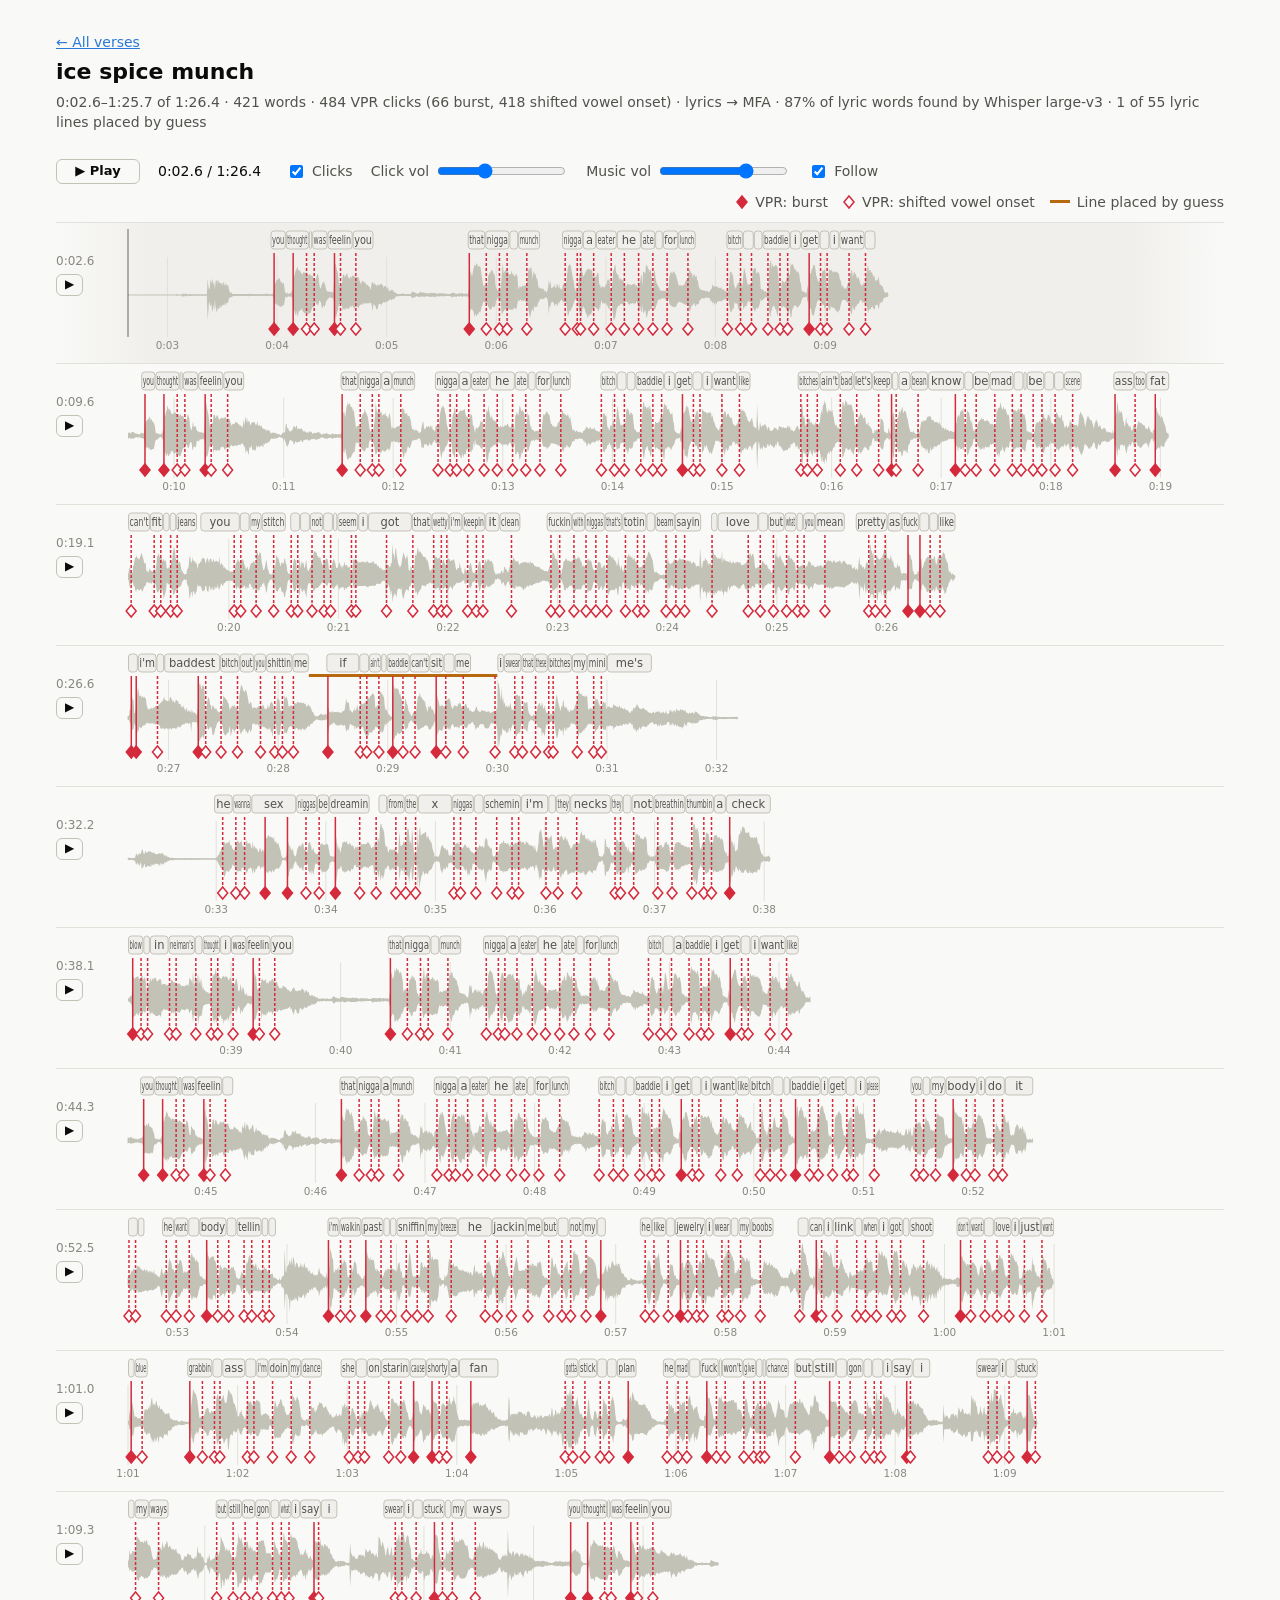
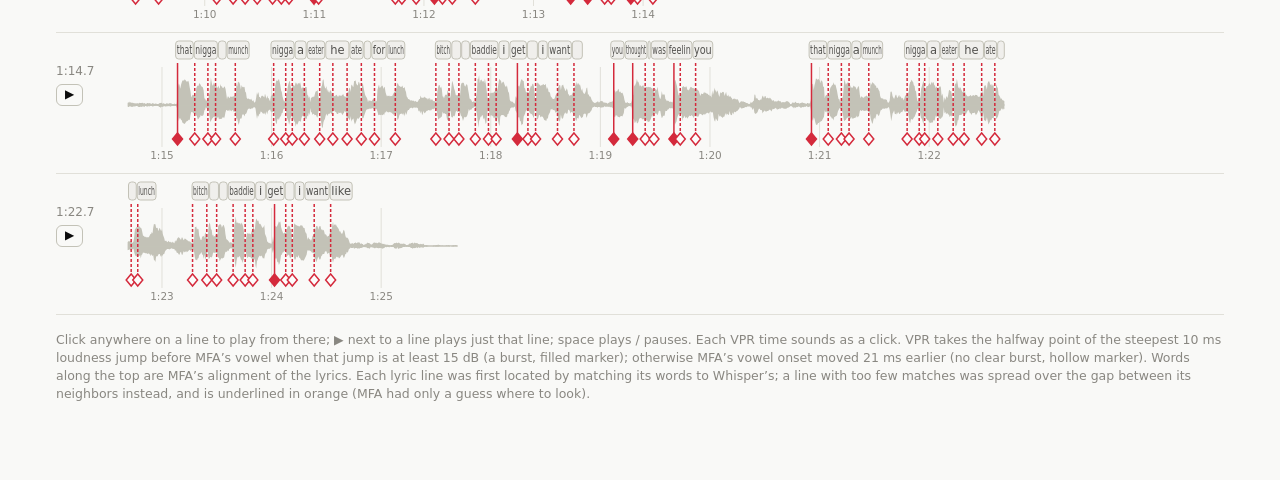
<file: out/verses/ice_spice_munch.html>
<!doctype html>
<html lang="en">
<head>
<meta charset="utf-8">
<meta name="viewport" content="width=device-width, initial-scale=1">
<title>ice spice munch · VPR</title>
<style>

:root {
  color-scheme: light;
  --page: #f9f9f7; --surface: #fcfcfb; --border: rgba(11,11,11,0.10);
  --ink: #0b0b0b; --ink-2: #52514e; --muted: #898781;
  --grid: #e1e0d9; --axis: #c3c2b7; --wave: #c3c2b7; --word-band: #f0efec;
  --vpr: #d42a3c; --accent: #2a78d6; --warn: #b8690f;
}
@media (prefers-color-scheme: dark) {
  :root:not([data-theme="light"]) {
    color-scheme: dark;
    --page: #0d0d0d; --surface: #1a1a19; --border: rgba(255,255,255,0.10);
    --ink: #ffffff; --ink-2: #c3c2b7; --muted: #898781;
    --grid: #2c2c2a; --axis: #383835; --wave: #4a4a46; --word-band: #242422;
    --vpr: #f0485a; --accent: #3987e5; --warn: #e0973a;
  }
}
:root[data-theme="dark"] {
  color-scheme: dark;
  --page: #0d0d0d; --surface: #1a1a19; --border: rgba(255,255,255,0.10);
  --ink: #ffffff; --ink-2: #c3c2b7; --muted: #898781;
  --grid: #2c2c2a; --axis: #383835; --wave: #4a4a46; --word-band: #242422;
  --vpr: #f0485a; --accent: #3987e5; --warn: #e0973a;
}
* { box-sizing: border-box; }
body { margin: 0; background: var(--page); color: var(--ink);
  font: 14px/1.45 system-ui, -apple-system, "Segoe UI", sans-serif; }
main { max-width: 1200px; margin: 0 auto; padding: 32px 16px 64px; }
h1 { font-size: 22px; margin: 0 0 4px; }
.sub { color: var(--ink-2); margin: 0 0 16px; }
a { color: var(--accent); }

.bar { position: sticky; top: 0; z-index: 3; background: var(--page); padding: 10px 0;
  border-bottom: 1px solid var(--border); display: flex; flex-wrap: wrap; gap: 8px 18px;
  align-items: center; color: var(--ink-2); }
.bar label, .bar span { display: inline-flex; align-items: center; gap: 6px; }
button { font: inherit; font-size: 13px; color: var(--ink); background: transparent;
  border: 1px solid var(--axis); border-radius: 6px; padding: 2px 10px; cursor: pointer; }
button:hover { background: var(--word-band); }
#play { min-width: 84px; font-weight: 600; }
#time { font-variant-numeric: tabular-nums; color: var(--ink); min-width: 110px; }
.legend { margin-left: auto; display: flex; gap: 14px; flex-wrap: wrap; }
.line { display: grid; grid-template-columns: 64px 1fr; gap: 8px; align-items: start;
  padding: 6px 0; border-bottom: 1px solid var(--grid); }
.line.active { background: linear-gradient(90deg, transparent, var(--word-band) 8%, var(--word-band) 92%, transparent); }
.gutter { display: flex; flex-direction: column; gap: 4px; align-items: flex-start; padding-top: 24px;
  font-size: 12px; color: var(--muted); font-variant-numeric: tabular-nums; }
.gutter button { padding: 1px 8px; font-size: 12px; }
.plot svg { display: block; overflow: visible; cursor: pointer; }
.tip { position: fixed; pointer-events: none; z-index: 10; background: var(--surface); color: var(--ink);
  border: 1px solid var(--border); border-radius: 8px; padding: 8px 10px; font-size: 12.5px;
  box-shadow: 0 4px 16px rgba(0,0,0,0.12); display: none; min-width: 200px;
  font-variant-numeric: tabular-nums; }
.tip .t { font-weight: 600; margin-bottom: 4px; }
.tip .r { display: flex; color: var(--ink-2); }
.tip .r b { margin-left: auto; color: var(--ink); font-weight: 500; padding-left: 12px; }
.tip .st { color: var(--muted); margin-top: 4px; max-width: 320px; }
.note { color: var(--muted); font-size: 12.5px; margin-top: 16px; }
text { font-family: system-ui, -apple-system, "Segoe UI", sans-serif; }
@media (max-width: 600px) { .line { grid-template-columns: 1fr; } .gutter { flex-direction: row; padding-top: 0; } }
</style>
</head>
<body>
<main>
  <p class="sub" style="margin:0 0 4px"><a href="index.html">← All verses</a></p>
  <h1 id="title"></h1>
  <p class="sub" id="sub"></p>
  <div class="bar">
    <button id="play" type="button">▶ Play</button>
    <span id="time"></span>
    <label><input type="checkbox" id="clicks" checked> Clicks</label>
    <label>Click vol <input type="range" id="clickVol" min="0" max="1" step="0.05" value="0.35"></label>
    <label>Music vol <input type="range" id="musicVol" min="0" max="1" step="0.05" value="0.7"></label>
    <label><input type="checkbox" id="follow" checked> Follow</label>
    <div class="legend" id="legend"></div>
  </div>
  <div id="lines"></div>
  <p class="note">Click anywhere on a line to play from there; ▶ next to a line plays just that line;
    space plays / pauses. Each VPR time sounds as a click. VPR takes the halfway point of the steepest
    10 ms loudness jump before MFA’s vowel when that jump is at least <span id="jmin"></span> dB
    (a burst, filled marker); otherwise MFA’s vowel onset moved <span id="shift"></span> ms earlier
    (no clear burst, hollow marker). Words along the top are MFA’s alignment of the lyrics. Each lyric line was first located by
    matching its words to Whisper’s; a line with too few matches was spread over the gap between its
    neighbors instead, and is underlined in orange (MFA had only a guess where to look).</p>
</main>
<div class="tip" id="tip"></div>
<script>
const D = {"id":"ice_spice_munch","title":"ice spice munch","audio":"../../full_verses/ice_spice_munch.wav","durationMs":86378.59410430839,"peaksPerS":150,"peaks":[[0,0],[0,0],[0,0],[0,0],[0,0],[0,0],[0,0],[0,0],[0,0],[0,0],[0,0],[0,0],[0,0],[0,0],[0,0],[0,0],[0,0],[0,0],[0,0],[0,0],[0,0],[0,0],[0,0],[0,0],[0,0],[0,0],[0,0],[0,0],[0,0],[0,0],[0,0],[0,0],[0,0],[0,0],[0,0],[0,0],[0,0],[0,0],[0,0],[0,0],[0,0],[0,0],[0,0],[0,0],[0,0],[0,0],[0,0],[0,0],[0,0],[0,0],[0,0],[0,0],[0,0],[0,0],[0,2],[0,2],[0,0],[0,0],[0,0],[0,0],[0,0],[0,0],[0,0],[0,0],[0,0],[0,0],[0,0],[0,0],[-1,0],[-1,1],[-1,1],[-1,1],[-1,1],[-1,1],[-1,1],[-2,1],[-39,48],[-26,28],[-23,27],[-23,23],[-23,19],[-41,33],[-36,28],[-27,28],[-26,30],[-43,38],[-31,36],[-32,32],[-32,24],[-33,41],[-22,26],[-43,31],[-18,18],[-20,24],[-31,27],[-25,21],[-22,16],[-31,24],[-19,27],[-18,22],[-19,16],[-12,14],[-11,13],[-12,14],[-6,8],[-5,7],[-4,3],[-3,3],[-3,2],[-2,3],[-2,2],[-2,2],[-3,2],[-2,3],[-2,2],[-2,2],[-2,2],[-2,2],[-2,2],[-3,2],[-3,3],[-2,2],[-2,2],[-2,2],[-3,2],[-3,3],[-3,2],[-2,2],[-2,2],[-2,2],[-3,2],[-3,3],[-2,2],[-2,3],[-2,3],[-2,2],[-2,2],[-2,2],[-2,2],[-2,2],[-2,2],[-1,2],[-2,2],[-3,3],[-1,2],[-2,2],[-2,2],[-2,2],[-2,2],[-2,2],[-1,1],[-2,2],[-2,1],[-1,1],[-1,1],[-1,2],[-1,2],[-1,2],[-1,2],[-1,1],[-1,1],[-1,1],[-1,1],[-2,2],[-1,1],[-1,1],[-1,1],[-1,1],[-1,1],[-1,1],[-1,1],[-1,1],[-1,1],[-2,1],[-1,1],[-1,1],[-1,1],[-1,1],[-1,1],[-1,1],[-1,1],[-1,1],[-1,1],[-1,1],[-4,4],[-3,4],[-3,2],[-3,4],[-3,4],[-3,4],[-5,4],[-3,3],[-3,4],[-6,4],[-4,3],[-4,5],[-2,3],[-3,2],[-3,4],[-3,3],[-5,4],[-2,2],[-3,2],[-3,3],[-2,2],[-3,2],[-2,3],[-2,2],[-2,3],[-1,1],[-2,1],[-2,2],[-1,1],[-1,1],[-1,1],[-1,1],[-1,1],[-1,1],[-1,1],[-1,0],[0,1],[-1,0],[0,0],[0,0],[-1,1],[0,1],[-1,1],[0,0],[-1,1],[0,0],[-1,0],[0,0],[0,0],[-1,0],[-1,0],[0,1],[0,1],[0,0],[0,0],[0,0],[0,0],[0,0],[0,1],[0,0],[0,0],[0,0],[0,0],[0,0],[0,0],[0,0],[0,0],[0,0],[0,0],[0,0],[0,0],[0,0],[0,0],[0,0],[0,0],[0,0],[0,0],[0,0],[0,0],[0,0],[0,0],[0,0],[0,0],[0,0],[0,0],[0,0],[0,0],[0,0],[0,0],[0,0],[0,0],[0,0],[0,0],[0,0],[0,0],[0,0],[0,0],[0,0],[0,0],[0,0],[0,0],[0,0],[0,0],[0,0],[0,0],[0,0],[0,0],[0,0],[0,0],[-1,1],[-1,1],[-1,1],[-1,1],[-1,1],[-1,1],[-1,1],[-1,1],[-1,1],[-2,1],[-1,1],[-1,1],[-1,1],[-1,1],[-1,1],[-1,1],[-1,1],[-1,1],[-1,1],[-1,1],[-1,1],[-1,1],[-1,1],[-1,1],[-1,1],[0,0],[0,0],[-1,1],[0,0],[0,0],[0,0],[0,0],[0,0],[0,0],[0,0],[0,0],[0,0],[0,0],[0,0],[0,0],[0,0],[0,0],[0,0],[0,0],[0,0],[0,0],[0,0],[0,0],[0,0],[0,0],[0,0],[0,0],[0,0],[0,0],[0,0],[0,0],[0,0],[0,0],[0,0],[0,0],[0,0],[0,0],[0,0],[0,0],[0,0],[0,0],[0,0],[0,0],[0,0],[0,0],[0,0],[0,0],[0,0],[0,0],[0,0],[0,0],[0,0],[0,0],[0,0],[0,0],[0,0],[0,0],[0,0],[0,0],[0,0],[0,0],[0,0],[0,0],[0,0],[0,0],[0,0],[0,0],[0,0],[0,0],[0,0],[0,0],[0,0],[0,0],[0,0],[0,0],[0,0],[0,0],[0,0],[0,0],[0,0],[0,0],[0,0],[0,0],[0,0],[0,0],[0,0],[0,0],[0,0],[0,0],[0,0],[0,0],[0,0],[-1,0],[0,0],[0,0],[0,0],[0,0],[0,0],[0,0],[0,0],[0,0],[0,0],[0,0],[0,0],[0,0],[0,0],[0,0],[0,0],[0,0],[0,0],[0,0],[0,0],[0,0],[0,0],[0,0],[0,0],[0,0],[0,0],[0,0],[0,0],[0,0],[0,0],[0,0],[0,0],[0,0],[0,0],[0,0],[0,0],[0,0],[0,0],[0,0],[0,0],[0,0],[0,0],[0,0],[0,0],[0,0],[0,0],[0,0],[0,0],[0,0],[0,0],[0,0],[0,0],[-1,1],[-1,1],[-1,1],[0,0],[0,0],[-1,1],[0,0],[0,0],[-1,0],[-7,5],[-3,3],[-1,1],[-2,3],[-5,5],[-1,1],[-1,1],[-2,2],[-1,1],[-1,1],[-2,2],[-3,2],[-1,1],[-2,1],[-1,1],[-1,2],[-1,1],[-1,1],[-1,1],[-1,1],[-1,1],[-1,1],[-1,1],[-1,1],[-1,1],[-1,1],[-1,1],[-2,2],[-1,0],[-1,0],[-1,1],[-1,1],[-1,1],[-2,2],[-66,44],[-41,24],[-16,14],[-23,19],[-30,41],[-23,37],[-38,29],[-45,44],[-25,27],[-40,32],[-12,14],[-34,38],[-44,37],[-43,40],[-32,29],[-37,40],[-37,33],[-26,30],[-33,32],[-32,30],[-27,24],[-25,34],[-27,33],[-26,28],[-18,23],[-29,35],[-22,24],[-20,26],[-21,28],[-10,16],[-7,9],[-7,5],[-5,7],[-5,5],[-4,3],[-3,2],[-3,3],[-2,3],[-3,2],[-3,2],[-3,3],[-2,3],[-2,2],[-3,3],[-3,2],[-2,2],[-3,2],[-4,3],[-2,2],[-2,3],[-3,3],[-2,3],[-3,3],[-3,2],[-2,2],[-3,3],[-4,4],[-3,2],[-2,2],[-3,4],[-2,2],[-3,2],[-2,3],[-3,3],[-3,3],[-2,3],[-2,1],[-3,3],[-2,1],[-2,2],[-2,2],[-2,2],[-2,2],[-1,2],[-2,2],[-3,2],[-2,2],[-2,3],[-2,2],[-2,3],[-3,4],[-4,4],[-3,3],[-2,1],[-2,2],[-2,2],[-2,2],[-2,2],[-3,2],[-3,4],[-6,4],[-17,26],[-26,31],[-22,31],[-22,38],[-26,41],[-27,39],[-27,43],[-29,46],[-32,40],[-30,35],[-29,33],[-31,33],[-27,28],[-27,34],[-21,20],[-7,7],[-4,6],[-6,3],[-7,8],[-3,3],[-4,4],[-5,4],[-4,5],[-3,4],[-8,12],[-4,4],[-33,37],[-38,62],[-42,47],[-51,62],[-53,65],[-41,71],[-57,75],[-51,65],[-40,66],[-42,64],[-42,62],[-37,57],[-36,58],[-43,53],[-44,60],[-47,61],[-47,58],[-47,58],[-48,60],[-47,56],[-49,55],[-49,51],[-49,55],[-47,54],[-46,53],[-40,50],[-33,51],[-32,48],[-33,43],[-26,45],[-20,40],[-20,41],[-24,49],[-25,54],[-28,56],[-22,44],[-14,28],[-17,18],[-19,18],[-30,25],[-35,33],[-30,29],[-27,38],[-32,30],[-26,25],[-18,15],[-15,12],[-12,8],[-10,11],[-8,8],[-6,8],[-6,7],[-8,9],[-8,8],[-9,8],[-5,4],[-18,31],[-48,77],[-59,84],[-58,75],[-47,66],[-42,59],[-31,44],[-22,24],[-24,23],[-23,26],[-22,29],[-28,31],[-42,54],[-35,54],[-40,51],[-33,46],[-39,52],[-34,55],[-36,58],[-36,49],[-35,45],[-36,42],[-28,46],[-29,50],[-33,45],[-28,52],[-30,49],[-35,51],[-37,51],[-31,46],[-32,46],[-32,48],[-29,47],[-36,48],[-33,44],[-28,37],[-24,32],[-27,28],[-25,36],[-25,38],[-20,35],[-25,35],[-22,33],[-21,32],[-21,27],[-24,26],[-21,28],[-22,23],[-19,23],[-24,20],[-19,12],[-21,25],[-32,35],[-43,32],[-23,29],[-26,33],[-27,27],[-31,28],[-39,25],[-37,23],[-35,29],[-24,27],[-23,25],[-24,29],[-23,28],[-28,31],[-21,25],[-21,26],[-18,18],[-21,24],[-18,24],[-19,24],[-17,17],[-18,17],[-16,24],[-14,10],[-13,11],[-10,10],[-12,15],[-15,12],[-9,15],[-13,10],[-9,8],[-9,9],[-6,5],[-4,5],[-3,4],[-4,3],[-4,3],[-3,3],[-3,3],[-2,3],[-3,2],[-3,5],[-3,4],[-3,4],[-2,2],[-2,3],[-2,3],[-2,3],[-3,3],[-3,3],[-3,2],[-3,2],[-3,3],[-3,3],[-6,6],[-8,10],[-7,8],[-7,7],[-6,7],[-5,5],[-4,6],[-3,3],[-4,5],[-5,4],[-4,4],[-5,7],[-5,7],[-5,9],[-3,6],[-4,6],[-5,7],[-4,6],[-5,6],[-4,5],[-3,4],[-5,5],[-3,4],[-4,4],[-4,5],[-5,4],[-5,5],[-5,6],[-4,5],[-4,5],[-5,6],[-5,6],[-4,4],[-5,5],[-5,4],[-3,4],[-3,3],[-4,4],[-4,5],[-4,4],[-3,4],[-4,5],[-3,4],[-3,4],[-4,4],[-4,4],[-3,4],[-3,3],[-3,4],[-2,3],[-2,3],[-3,3],[-3,3],[-3,3],[-5,4],[-4,5],[-7,6],[-4,6],[-4,6],[-5,5],[-4,4],[-4,3],[-5,4],[-3,2],[-4,5],[-4,3],[-4,6],[-3,3],[-4,5],[-4,5],[-5,5],[-3,3],[-4,3],[-3,4],[-4,4],[-4,4],[-4,3],[-3,3],[-9,10],[-10,17],[-36,47],[-42,65],[-36,55],[-37,48],[-42,61],[-43,70],[-58,78],[-50,80],[-52,75],[-57,84],[-49,81],[-53,73],[-47,78],[-43,75],[-47,75],[-40,67],[-30,51],[-28,39],[-19,26],[-17,23],[-19,26],[-20,25],[-23,25],[-22,26],[-22,24],[-33,51],[-31,53],[-38,59],[-38,59],[-39,63],[-35,67],[-28,64],[-33,58],[-31,55],[-32,51],[-25,26],[-15,18],[-11,15],[-6,11],[-8,14],[-15,12],[-19,11],[-14,19],[-42,39],[-53,66],[-46,85],[-43,57],[-41,59],[-36,64],[-39,65],[-37,63],[-43,60],[-43,63],[-36,57],[-39,52],[-36,55],[-40,55],[-39,65],[-39,54],[-38,57],[-34,51],[-35,49],[-35,51],[-38,58],[-34,52],[-22,50],[-15,20],[-13,15],[-16,23],[-12,23],[-12,20],[-18,22],[-13,25],[-17,22],[-14,26],[-13,24],[-18,25],[-19,27],[-22,30],[-22,46],[-40,71],[-47,63],[-56,74],[-57,70],[-43,73],[-41,55],[-34,42],[-46,64],[-28,58],[-31,51],[-33,57],[-31,44],[-31,42],[-22,34],[-19,18],[-15,21],[-11,18],[-10,18],[-10,16],[-12,17],[-10,17],[-10,15],[-9,9],[-6,14],[-7,7],[-7,7],[-10,11],[-23,19],[-53,41],[-28,26],[-32,39],[-20,20],[-20,18],[-18,19],[-18,23],[-24,21],[-30,29],[-24,20],[-23,17],[-28,30],[-29,27],[-17,17],[-24,31],[-17,17],[-16,17],[-12,14],[-13,15],[-18,25],[-18,29],[-20,31],[-18,30],[-20,30],[-24,36],[-38,54],[-57,72],[-52,77],[-43,81],[-39,79],[-44,77],[-35,66],[-33,54],[-28,45],[-21,37],[-16,21],[-13,16],[-10,7],[-11,14],[-12,15],[-20,23],[-34,41],[-45,51],[-51,62],[-57,73],[-53,76],[-34,59],[-29,47],[-36,53],[-35,54],[-45,62],[-48,62],[-53,67],[-60,68],[-58,70],[-49,68],[-55,67],[-50,68],[-50,63],[-44,69],[-37,53],[-39,45],[-34,50],[-31,47],[-33,49],[-35,49],[-36,55],[-38,59],[-44,57],[-30,25],[-39,30],[-24,19],[-13,19],[-21,23],[-24,23],[-20,20],[-25,20],[-19,22],[-23,29],[-26,27],[-27,38],[-32,43],[-36,38],[-39,42],[-19,14],[-15,16],[-16,20],[-36,33],[-58,64],[-69,65],[-63,76],[-57,81],[-46,60],[-35,58],[-32,52],[-28,55],[-29,38],[-28,47],[-24,40],[-23,44],[-23,37],[-25,41],[-30,36],[-24,30],[-19,27],[-18,24],[-16,22],[-19,26],[-20,31],[-23,27],[-27,29],[-24,27],[-21,25],[-24,26],[-21,29],[-20,27],[-25,29],[-21,30],[-24,25],[-21,28],[-16,24],[-21,22],[-24,18],[-40,40],[-37,30],[-27,34],[-43,50],[-46,54],[-23,24],[-47,61],[-46,61],[-43,59],[-38,54],[-52,80],[-61,78],[-53,74],[-41,69],[-44,68],[-39,59],[-38,67],[-36,64],[-37,40],[-9,13],[-25,19],[-39,63],[-38,64],[-35,46],[-27,35],[-23,28],[-16,28],[-12,20],[-13,20],[-9,10],[-13,15],[-9,9],[-9,11],[-8,12],[-10,11],[-8,10],[-11,14],[-11,10],[-10,9],[-10,8],[-9,13],[-13,26],[-22,48],[-26,55],[-29,62],[-28,59],[-33,56],[-29,62],[-31,62],[-33,61],[-31,51],[-31,58],[-27,44],[-21,38],[-19,30],[-19,23],[-18,27],[-20,25],[-20,27],[-19,23],[-22,25],[-22,27],[-23,25],[-25,31],[-28,36],[-23,39],[-29,40],[-25,40],[-25,51],[-40,66],[-45,69],[-38,60],[-31,56],[-25,59],[-30,44],[-21,53],[-22,56],[-28,48],[-31,49],[-24,51],[-27,38],[-23,39],[-24,24],[-15,20],[-13,14],[-12,15],[-9,14],[-8,11],[-9,14],[-9,12],[-9,12],[-7,11],[-6,9],[-7,10],[-8,12],[-7,8],[-8,7],[-7,9],[-14,13],[-19,15],[-13,17],[-22,29],[-17,23],[-26,22],[-24,23],[-18,21],[-25,22],[-21,24],[-17,21],[-16,17],[-17,21],[-16,17],[-16,18],[-18,23],[-15,13],[-14,15],[-13,15],[-10,14],[-12,9],[-14,10],[-9,11],[-6,8],[-8,8],[-12,11],[-26,33],[-42,62],[-45,60],[-44,61],[-40,51],[-35,55],[-37,30],[-17,23],[-24,20],[-21,15],[-23,24],[-22,29],[-33,33],[-38,30],[-40,44],[-40,33],[-33,36],[-21,18],[-18,28],[-36,48],[-36,74],[-30,66],[-28,59],[-31,48],[-26,38],[-18,28],[-16,27],[-17,29],[-19,29],[-20,26],[-20,34],[-24,28],[-32,61],[-36,68],[-38,71],[-45,71],[-40,71],[-33,56],[-35,57],[-36,61],[-32,59],[-28,57],[-21,45],[-9,16],[-16,16],[-13,14],[-14,15],[-10,11],[-9,8],[-6,10],[-6,11],[-7,6],[-8,7],[-16,24],[-25,35],[-47,75],[-59,87],[-44,92],[-40,68],[-32,83],[-29,76],[-28,72],[-31,77],[-38,79],[-37,78],[-48,77],[-57,72],[-43,52],[-29,29],[-14,11],[-13,18],[-30,17],[-34,38],[-31,37],[-29,34],[-32,32],[-31,34],[-36,37],[-36,38],[-41,49],[-48,55],[-53,70],[-36,50],[-46,58],[-60,87],[-58,78],[-38,81],[-36,81],[-31,76],[-26,66],[-29,71],[-27,65],[-31,62],[-35,58],[-31,63],[-30,60],[-27,50],[-25,33],[-21,32],[-13,12],[-9,9],[-7,10],[-5,8],[-7,9],[-5,6],[-4,4],[-6,7],[-21,28],[-9,9],[-28,28],[-38,59],[-35,55],[-38,59],[-52,70],[-52,69],[-55,80],[-51,78],[-41,79],[-33,65],[-29,49],[-19,49],[-16,38],[-14,35],[-13,37],[-13,37],[-18,40],[-21,43],[-28,60],[-24,65],[-27,63],[-29,65],[-39,68],[-31,52],[-13,28],[-9,13],[-28,25],[-35,63],[-40,69],[-38,63],[-28,65],[-32,67],[-35,58],[-31,64],[-34,59],[-35,61],[-43,63],[-36,58],[-44,61],[-44,60],[-47,56],[-37,57],[-43,43],[-29,39],[-23,35],[-16,19],[-13,26],[-13,23],[-13,17],[-13,18],[-14,16],[-17,17],[-17,23],[-21,30],[-19,34],[-26,34],[-40,54],[-44,57],[-51,66],[-47,64],[-28,47],[-37,57],[-41,62],[-37,57],[-29,55],[-30,49],[-24,42],[-23,46],[-23,47],[-18,40],[-14,31],[-14,29],[-13,24],[-22,27],[-18,26],[-20,34],[-20,26],[-29,41],[-31,53],[-27,59],[-38,73],[-49,78],[-38,61],[-37,66],[-40,66],[-32,57],[-33,61],[-29,56],[-37,46],[-35,54],[-40,46],[-25,36],[-27,39],[-25,39],[-26,39],[-37,50],[-33,39],[-20,26],[-22,28],[-16,25],[-21,23],[-16,22],[-10,15],[-7,10],[-7,6],[-6,6],[-5,6],[-5,7],[-5,7],[-5,7],[-7,9],[-5,10],[-5,6],[-7,8],[-7,10],[-6,11],[-7,10],[-7,10],[-5,8],[-4,6],[-3,7],[-3,5],[-5,6],[-4,5],[-3,4],[-4,5],[-4,5],[-6,9],[-6,8],[-5,7],[-8,7],[-6,6],[-20,29],[-32,38],[-33,39],[-27,42],[-31,43],[-34,44],[-29,51],[-36,49],[-37,41],[-36,46],[-35,38],[-34,39],[-35,35],[-29,32],[-17,24],[-10,8],[-10,8],[-10,6],[-7,6],[-5,7],[-4,4],[-3,5],[-3,4],[-4,5],[-11,16],[-3,3],[-33,28],[-45,62],[-43,52],[-52,64],[-52,67],[-45,81],[-53,74],[-52,67],[-48,72],[-47,67],[-39,61],[-40,58],[-39,58],[-45,58],[-46,63],[-46,61],[-43,62],[-48,59],[-51,58],[-49,58],[-49,58],[-54,52],[-53,58],[-52,57],[-45,51],[-41,54],[-33,51],[-31,53],[-34,43],[-28,43],[-24,46],[-22,41],[-24,49],[-32,60],[-32,52],[-25,44],[-17,26],[-16,17],[-17,15],[-34,25],[-38,39],[-25,23],[-29,25],[-30,27],[-28,23],[-13,15],[-13,13],[-12,11],[-15,12],[-10,9],[-9,10],[-8,9],[-10,11],[-8,8],[-10,9],[-6,6],[-17,32],[-46,80],[-56,88],[-54,76],[-51,66],[-42,58],[-32,41],[-25,24],[-24,24],[-22,29],[-22,32],[-26,34],[-47,56],[-35,55],[-39,55],[-37,46],[-41,52],[-35,55],[-37,53],[-39,46],[-38,43],[-36,44],[-29,48],[-30,48],[-28,46],[-28,49],[-30,46],[-35,49],[-37,50],[-30,48],[-32,44],[-31,48],[-29,44],[-33,45],[-32,45],[-28,37],[-24,31],[-25,26],[-27,33],[-27,31],[-26,31],[-25,33],[-24,38],[-26,34],[-26,37],[-25,34],[-22,31],[-23,31],[-24,26],[-24,29],[-20,24],[-20,26],[-20,21],[-23,45],[-32,28],[-24,39],[-47,52],[-37,36],[-39,50],[-42,34],[-51,40],[-33,39],[-27,32],[-33,27],[-22,36],[-38,34],[-35,37],[-37,37],[-36,37],[-41,32],[-34,28],[-23,30],[-31,39],[-26,27],[-27,27],[-30,29],[-28,25],[-24,28],[-26,25],[-26,21],[-31,20],[-18,18],[-24,19],[-19,14],[-17,19],[-21,13],[-18,14],[-16,16],[-17,16],[-13,13],[-9,7],[-6,6],[-7,10],[-7,9],[-8,8],[-6,8],[-8,9],[-6,8],[-7,6],[-5,7],[-5,4],[-4,5],[-3,5],[-3,3],[-4,3],[-4,3],[-6,10],[-6,6],[-15,9],[-6,9],[-13,11],[-19,31],[-26,32],[-28,19],[-25,22],[-21,16],[-14,12],[-10,13],[-10,11],[-14,16],[-13,15],[-15,22],[-24,27],[-20,25],[-14,20],[-16,26],[-18,28],[-16,18],[-16,19],[-16,20],[-16,19],[-11,18],[-12,21],[-14,18],[-18,16],[-12,12],[-9,11],[-11,13],[-10,11],[-9,8],[-9,10],[-9,10],[-13,8],[-11,12],[-11,12],[-9,11],[-8,11],[-9,7],[-7,5],[-7,7],[-9,9],[-8,7],[-9,8],[-11,8],[-8,10],[-9,10],[-7,10],[-7,9],[-6,7],[-5,6],[-3,3],[-4,5],[-4,4],[-6,7],[-6,5],[-8,7],[-5,5],[-8,9],[-7,5],[-5,6],[-5,4],[-5,4],[-4,4],[-4,4],[-7,5],[-7,7],[-6,6],[-4,5],[-6,4],[-5,6],[-4,5],[-5,5],[-3,3],[-6,5],[-4,5],[-4,5],[-6,5],[-3,4],[-13,13],[-32,55],[-43,63],[-46,65],[-31,49],[-41,58],[-51,77],[-60,80],[-64,90],[-59,81],[-57,86],[-56,83],[-58,76],[-52,76],[-48,75],[-44,63],[-42,72],[-43,53],[-30,40],[-14,19],[-19,26],[-18,26],[-17,28],[-21,26],[-24,26],[-26,25],[-36,49],[-31,50],[-37,58],[-39,59],[-40,60],[-41,72],[-37,64],[-29,61],[-33,56],[-31,52],[-32,41],[-16,26],[-12,16],[-10,12],[-7,12],[-11,11],[-13,11],[-19,18],[-26,33],[-42,54],[-49,88],[-47,72],[-42,59],[-36,66],[-33,69],[-36,70],[-41,63],[-47,62],[-43,63],[-38,51],[-36,59],[-41,55],[-41,56],[-41,63],[-39,52],[-36,54],[-35,49],[-31,45],[-40,54],[-35,61],[-32,51],[-18,30],[-14,18],[-16,23],[-15,23],[-11,18],[-15,22],[-15,20],[-17,25],[-16,23],[-14,26],[-20,26],[-16,25],[-18,29],[-19,28],[-30,46],[-41,73],[-46,73],[-59,70],[-54,69],[-40,56],[-47,61],[-43,58],[-36,61],[-26,50],[-29,54],[-32,53],[-32,47],[-24,41],[-20,26],[-11,18],[-13,18],[-11,18],[-10,14],[-10,15],[-12,17],[-9,15],[-10,13],[-6,13],[-7,7],[-6,8],[-9,10],[-17,11],[-32,25],[-29,36],[-33,39],[-29,23],[-20,17],[-22,19],[-21,22],[-23,26],[-27,24],[-26,28],[-23,23],[-17,23],[-23,29],[-25,21],[-24,29],[-17,17],[-16,16],[-13,16],[-10,10],[-19,26],[-19,28],[-19,26],[-22,28],[-18,28],[-22,31],[-36,58],[-50,67],[-60,76],[-46,74],[-40,82],[-42,76],[-39,73],[-30,62],[-29,57],[-25,35],[-22,25],[-14,20],[-11,9],[-9,9],[-14,14],[-14,19],[-22,30],[-45,47],[-46,57],[-53,62],[-61,77],[-42,70],[-32,48],[-37,52],[-34,53],[-42,61],[-47,61],[-50,66],[-55,67],[-59,67],[-56,66],[-44,68],[-58,67],[-49,71],[-47,70],[-49,56],[-40,52],[-32,49],[-36,51],[-35,44],[-33,48],[-40,49],[-41,60],[-43,56],[-32,54],[-39,28],[-14,28],[-30,19],[-6,7],[-23,21],[-20,22],[-25,18],[-22,24],[-24,22],[-26,27],[-27,35],[-33,40],[-33,36],[-34,40],[-26,29],[-16,16],[-16,11],[-26,22],[-52,57],[-73,70],[-68,61],[-60,80],[-43,69],[-44,59],[-30,48],[-30,48],[-29,56],[-28,43],[-25,45],[-24,37],[-23,43],[-21,37],[-30,42],[-25,30],[-22,27],[-15,26],[-17,23],[-20,22],[-19,29],[-21,22],[-24,26],[-26,25],[-21,23],[-22,25],[-24,30],[-20,28],[-22,26],[-27,32],[-23,32],[-22,26],[-16,23],[-18,22],[-20,23],[-25,33],[-34,32],[-33,34],[-26,27],[-16,11],[-47,53],[-49,56],[-46,63],[-41,59],[-43,53],[-50,66],[-63,80],[-58,76],[-50,66],[-43,66],[-46,70],[-37,62],[-32,64],[-34,50],[-30,21],[-19,20],[-31,39],[-41,64],[-39,54],[-31,55],[-25,32],[-18,25],[-12,22],[-13,16],[-11,16],[-10,16],[-15,12],[-10,11],[-10,13],[-9,13],[-11,13],[-9,15],[-12,13],[-10,11],[-10,11],[-9,13],[-7,10],[-19,32],[-28,51],[-28,59],[-29,54],[-29,59],[-27,60],[-33,65],[-34,64],[-28,57],[-31,57],[-26,54],[-24,41],[-18,30],[-20,32],[-19,27],[-20,24],[-20,28],[-21,22],[-21,24],[-22,26],[-22,24],[-23,32],[-28,36],[-23,36],[-28,42],[-23,39],[-24,51],[-35,66],[-39,68],[-42,58],[-30,60],[-31,57],[-30,55],[-26,54],[-22,53],[-30,59],[-28,52],[-33,43],[-28,53],[-27,40],[-22,31],[-14,19],[-15,14],[-13,17],[-13,15],[-8,10],[-8,14],[-8,15],[-9,11],[-7,12],[-7,10],[-6,9],[-7,10],[-7,12],[-7,7],[-7,7],[-15,14],[-10,13],[-18,17],[-15,17],[-20,25],[-29,22],[-24,23],[-18,19],[-20,18],[-24,22],[-23,24],[-18,18],[-18,19],[-15,20],[-15,16],[-19,24],[-15,18],[-15,16],[-12,13],[-15,14],[-9,11],[-15,12],[-10,12],[-10,11],[-6,8],[-9,12],[-19,19],[-39,59],[-41,59],[-44,60],[-36,51],[-34,56],[-34,51],[-25,24],[-24,23],[-22,18],[-15,14],[-25,27],[-23,27],[-32,27],[-37,32],[-39,41],[-37,39],[-23,24],[-14,17],[-25,35],[-37,64],[-35,80],[-33,68],[-32,50],[-32,42],[-19,28],[-18,31],[-18,28],[-18,29],[-18,28],[-17,37],[-23,30],[-35,38],[-36,69],[-37,73],[-48,70],[-40,70],[-29,61],[-33,54],[-34,62],[-32,62],[-32,57],[-28,55],[-15,33],[-16,18],[-16,17],[-12,15],[-14,11],[-7,10],[-7,10],[-5,11],[-7,12],[-7,7],[-8,13],[-21,34],[-35,63],[-50,86],[-64,92],[-47,75],[-36,78],[-32,78],[-28,70],[-26,75],[-36,79],[-40,67],[-42,83],[-54,73],[-48,61],[-38,42],[-13,16],[-17,16],[-20,16],[-29,33],[-36,38],[-29,35],[-32,34],[-33,35],[-35,36],[-37,37],[-35,45],[-46,50],[-50,67],[-44,50],[-39,52],[-60,75],[-63,88],[-38,80],[-30,81],[-35,81],[-30,70],[-27,70],[-30,72],[-30,65],[-30,59],[-38,56],[-34,59],[-29,62],[-26,40],[-23,34],[-20,16],[-10,11],[-9,11],[-6,8],[-7,6],[-6,9],[-5,5],[-4,6],[-14,10],[-16,28],[-16,11],[-37,51],[-36,61],[-31,60],[-54,65],[-51,67],[-52,83],[-60,73],[-51,79],[-38,73],[-27,60],[-24,51],[-19,42],[-15,37],[-14,39],[-16,40],[-16,38],[-19,39],[-21,50],[-27,58],[-25,64],[-28,65],[-37,67],[-36,52],[-26,30],[-10,12],[-6,12],[-25,41],[-46,73],[-40,67],[-37,66],[-24,63],[-31,63],[-28,64],[-23,59],[-31,60],[-36,61],[-41,63],[-48,60],[-41,63],[-45,60],[-49,47],[-40,56],[-34,42],[-26,36],[-22,34],[-12,26],[-14,21],[-11,22],[-13,17],[-14,15],[-13,15],[-18,23],[-17,30],[-21,28],[-23,32],[-40,55],[-35,56],[-50,64],[-45,65],[-37,63],[-30,49],[-40,58],[-37,58],[-35,59],[-25,52],[-26,49],[-25,47],[-26,49],[-19,42],[-14,30],[-16,30],[-15,29],[-21,26],[-23,28],[-19,30],[-20,33],[-27,38],[-25,45],[-27,52],[-40,66],[-49,74],[-41,64],[-37,71],[-39,64],[-33,69],[-31,62],[-37,61],[-28,53],[-37,50],[-36,42],[-32,39],[-27,38],[-26,36],[-26,40],[-32,45],[-39,48],[-30,38],[-23,26],[-22,23],[-19,24],[-16,21],[-16,20],[-90,84],[-42,39],[-14,15],[-19,15],[-36,37],[-33,28],[-29,23],[-38,28],[-30,28],[-25,27],[-29,31],[-32,31],[-31,28],[-31,24],[-22,15],[-21,25],[-28,23],[-26,19],[-20,13],[-24,13],[-27,14],[-25,14],[-31,18],[-29,20],[-31,23],[-21,21],[-26,20],[-21,19],[-13,13],[-16,18],[-28,27],[-25,25],[-28,25],[-29,23],[-35,23],[-34,20],[-40,25],[-41,21],[-37,21],[-38,22],[-37,19],[-37,23],[-37,29],[-31,24],[-30,21],[-34,29],[-22,13],[-21,17],[-23,16],[-18,13],[-17,12],[-17,13],[-21,16],[-30,21],[-28,24],[-25,27],[-33,26],[-34,17],[-36,16],[-26,23],[-32,71],[-66,81],[-76,84],[-48,45],[-37,54],[-47,46],[-44,29],[-54,28],[-46,34],[-64,49],[-50,44],[-48,47],[-37,44],[-38,35],[-48,35],[-45,37],[-55,31],[-34,29],[-47,33],[-40,27],[-46,38],[-38,32],[-49,31],[-53,27],[-41,29],[-35,32],[-42,36],[-54,58],[-70,69],[-51,56],[-70,81],[-65,81],[-75,95],[-56,85],[-63,87],[-71,67],[-49,65],[-46,59],[-41,74],[-48,68],[-39,64],[-40,68],[-43,63],[-38,70],[-31,54],[-30,49],[-29,34],[-20,29],[-19,26],[-17,30],[-15,21],[-15,19],[-16,25],[-18,18],[-20,20],[-17,36],[-37,70],[-59,89],[-55,90],[-44,76],[-43,84],[-34,96],[-30,89],[-33,90],[-36,80],[-38,83],[-35,83],[-37,82],[-32,83],[-43,83],[-41,78],[-46,66],[-50,65],[-41,40],[-29,27],[-30,29],[-31,32],[-22,30],[-38,41],[-47,53],[-37,50],[-48,60],[-43,62],[-43,53],[-40,57],[-36,48],[-30,45],[-31,50],[-26,49],[-32,33],[-32,31],[-36,29],[-36,38],[-40,25],[-26,26],[-25,25],[-26,19],[-18,19],[-9,8],[-5,7],[-6,6],[-17,18],[-12,12],[-15,16],[-13,19],[-12,13],[-17,17],[-13,15],[-24,15],[-31,48],[-33,46],[-34,43],[-36,43],[-30,35],[-15,11],[-11,12],[-10,10],[-6,7],[-6,7],[-5,8],[-8,23],[-12,14],[-5,5],[-8,9],[-25,30],[-42,54],[-57,64],[-57,58],[-33,46],[-10,11],[-14,19],[-22,19],[-34,50],[-39,48],[-44,61],[-41,68],[-40,59],[-44,68],[-54,71],[-51,78],[-42,60],[-35,64],[-39,67],[-42,65],[-36,61],[-46,48],[-44,46],[-24,33],[-22,23],[-19,18],[-11,10],[-9,12],[-10,10],[-10,9],[-6,15],[-5,7],[-7,9],[-7,5],[-4,5],[-5,5],[-18,28],[-8,11],[-7,8],[-10,15],[-21,32],[-29,38],[-25,41],[-33,35],[-31,43],[-33,40],[-32,40],[-42,41],[-35,45],[-32,51],[-44,48],[-46,53],[-45,53],[-28,52],[-40,49],[-36,42],[-34,41],[-34,43],[-28,40],[-27,35],[-28,37],[-30,37],[-26,36],[-25,36],[-23,30],[-23,39],[-24,33],[-18,29],[-17,27],[-15,22],[-13,20],[-15,23],[-14,19],[-12,16],[-14,23],[-12,16],[-11,17],[-10,16],[-7,15],[-9,11],[-7,13],[-6,13],[-9,13],[-8,12],[-8,11],[-8,10],[-8,10],[-25,19],[-30,32],[-25,34],[-28,50],[-43,52],[-28,57],[-30,48],[-34,67],[-34,61],[-35,69],[-30,66],[-38,75],[-33,55],[-16,28],[-17,29],[-17,24],[-42,62],[-52,69],[-47,61],[-42,64],[-34,51],[-31,40],[-28,33],[-27,42],[-21,22],[-10,15],[-8,12],[-8,16],[-9,13],[-11,17],[-20,23],[-27,31],[-28,37],[-34,39],[-29,43],[-38,43],[-34,49],[-35,43],[-28,45],[-35,45],[-35,39],[-28,40],[-28,39],[-30,42],[-30,40],[-28,40],[-30,38],[-29,35],[-21,31],[-21,30],[-24,33],[-21,31],[-19,31],[-21,26],[-17,27],[-19,28],[-38,31],[-46,76],[-52,63],[-44,75],[-57,73],[-47,75],[-38,91],[-39,80],[-37,72],[-26,68],[-36,79],[-41,70],[-44,71],[-32,72],[-30,64],[-27,59],[-30,54],[-32,57],[-26,50],[-15,26],[-13,18],[-12,20],[-28,40],[-37,67],[-44,70],[-36,68],[-31,65],[-34,69],[-29,62],[-32,67],[-28,69],[-33,74],[-30,70],[-28,61],[-30,67],[-33,59],[-33,61],[-36,58],[-36,55],[-40,57],[-42,47],[-27,40],[-16,11],[-9,14],[-9,12],[-10,9],[-11,11],[-10,9],[-12,7],[-7,9],[-4,5],[-5,4],[-11,7],[-19,14],[-21,31],[-29,33],[-31,37],[-31,36],[-27,34],[-26,39],[-30,40],[-33,35],[-28,38],[-37,46],[-43,54],[-45,61],[-42,48],[-32,47],[-26,45],[-30,40],[-28,46],[-27,56],[-30,56],[-22,54],[-20,48],[-15,36],[-21,33],[-19,34],[-18,31],[-22,30],[-22,31],[-20,41],[-30,59],[-38,63],[-30,58],[-40,55],[-36,48],[-34,49],[-30,45],[-30,55],[-26,55],[-26,39],[-30,40],[-25,29],[-20,21],[-25,23],[-29,28],[-23,28],[-23,19],[-19,27],[-26,24],[-35,43],[-38,35],[-35,39],[-24,29],[-25,26],[-26,26],[-29,29],[-26,29],[-30,29],[-34,30],[-27,28],[-29,23],[-33,35],[-38,56],[-43,59],[-47,65],[-51,58],[-46,55],[-41,50],[-35,47],[-24,36],[-20,23],[-25,32],[-24,42],[-28,50],[-31,55],[-33,48],[-34,46],[-32,41],[-28,43],[-29,41],[-24,33],[-19,29],[-16,18],[-20,32],[-31,36],[-33,45],[-37,38],[-31,36],[-19,25],[-24,23],[-25,30],[-24,26],[-18,19],[-15,17],[-15,17],[-14,21],[-14,22],[-12,19],[-16,19],[-13,9],[-18,13],[-15,9],[-16,10],[-14,10],[-14,10],[-7,9],[-11,8],[-8,6],[-8,18],[-5,5],[-9,12],[-27,50],[-24,58],[-41,64],[-56,93],[-33,76],[-34,55],[-40,69],[-25,60],[-22,65],[-23,65],[-22,56],[-28,40],[-24,36],[-23,24],[-34,30],[-42,51],[-46,35],[-28,33],[-29,29],[-23,26],[-21,23],[-26,28],[-24,17],[-16,14],[-16,17],[-20,30],[-30,27],[-24,22],[-20,26],[-16,16],[-19,26],[-28,32],[-26,41],[-27,37],[-32,34],[-30,35],[-30,34],[-27,30],[-24,30],[-22,28],[-20,29],[-19,24],[-20,19],[-17,20],[-26,17],[-20,20],[-35,27],[-19,20],[-16,15],[-9,10],[-7,10],[-5,5],[-17,17],[-12,15],[-8,17],[-31,50],[-37,74],[-37,74],[-32,61],[-31,61],[-29,53],[-34,56],[-28,45],[-24,53],[-28,50],[-28,48],[-29,39],[-29,35],[-20,29],[-15,25],[-13,12],[-9,7],[-6,8],[-6,8],[-6,5],[-10,15],[-28,24],[-19,24],[-17,14],[-21,13],[-11,9],[-16,28],[-24,30],[-25,45],[-34,52],[-41,51],[-32,57],[-31,49],[-35,50],[-33,45],[-37,50],[-32,54],[-32,64],[-36,60],[-39,54],[-32,48],[-26,39],[-24,34],[-24,39],[-15,20],[-14,13],[-13,16],[-17,11],[-15,19],[-14,24],[-17,15],[-18,17],[-15,15],[-13,14],[-15,16],[-24,18],[-21,25],[-18,14],[-34,36],[-40,54],[-40,58],[-38,63],[-32,50],[-34,63],[-36,48],[-34,51],[-33,41],[-45,45],[-58,48],[-49,41],[-43,44],[-35,41],[-15,23],[-16,22],[-19,23],[-19,26],[-20,22],[-24,31],[-31,38],[-33,44],[-34,52],[-49,80],[-44,66],[-43,79],[-34,52],[-34,45],[-31,45],[-40,55],[-28,34],[-25,41],[-27,39],[-24,32],[-21,20],[-13,16],[-11,13],[-8,10],[-6,7],[-7,7],[-8,8],[-6,8],[-24,23],[-19,20],[-28,28],[-54,52],[-55,56],[-40,40],[-39,36],[-54,54],[-39,40],[-37,46],[-43,39],[-49,42],[-38,33],[-39,39],[-20,20],[-23,30],[-26,37],[-22,35],[-24,41],[-26,39],[-33,50],[-37,48],[-38,51],[-36,48],[-34,48],[-22,35],[-24,39],[-36,49],[-38,50],[-40,44],[-23,36],[-25,47],[-35,49],[-35,47],[-25,39],[-31,41],[-35,49],[-34,42],[-24,38],[-30,42],[-28,43],[-29,42],[-18,38],[-32,38],[-32,54],[-27,34],[-20,31],[-16,38],[-23,31],[-24,33],[-17,23],[-16,27],[-16,23],[-10,21],[-11,20],[-12,18],[-9,17],[-10,17],[-11,15],[-9,13],[-9,15],[-12,14],[-11,15],[-7,13],[-9,12],[-13,19],[-25,30],[-31,40],[-32,36],[-23,47],[-27,45],[-31,40],[-31,40],[-35,44],[-29,45],[-29,43],[-28,48],[-27,44],[-22,33],[-22,31],[-32,24],[-29,19],[-25,27],[-30,25],[-29,15],[-16,22],[-19,28],[-19,36],[-26,37],[-26,37],[-33,39],[-33,42],[-32,39],[-25,33],[-41,37],[-35,68],[-32,68],[-35,59],[-36,55],[-35,65],[-25,64],[-27,59],[-24,38],[-17,30],[-19,20],[-11,17],[-22,22],[-27,33],[-42,46],[-39,38],[-22,22],[-15,19],[-14,10],[-8,8],[-7,7],[-6,6],[-7,8],[-10,9],[-26,28],[-36,28],[-15,21],[-33,39],[-36,58],[-38,54],[-38,50],[-33,48],[-30,43],[-25,32],[-27,28],[-37,38],[-41,38],[-38,35],[-44,35],[-54,49],[-51,48],[-39,35],[-35,32],[-18,15],[-10,11],[-7,8],[-7,9],[-11,9],[-11,9],[-11,10],[-13,16],[-27,30],[-38,47],[-38,48],[-36,45],[-32,43],[-19,19],[-22,18],[-18,18],[-42,37],[-49,51],[-27,23],[-30,34],[-38,43],[-41,35],[-35,39],[-31,26],[-38,23],[-45,39],[-55,46],[-37,25],[-23,17],[-17,16],[-16,20],[-16,24],[-20,27],[-22,37],[-24,43],[-31,48],[-37,65],[-37,68],[-30,68],[-29,64],[-30,65],[-29,56],[-28,55],[-27,50],[-23,51],[-21,52],[-19,44],[-15,37],[-15,30],[-14,35],[-15,36],[-18,39],[-17,43],[-21,49],[-22,48],[-24,47],[-13,38],[-18,21],[-15,20],[-11,17],[-28,17],[-21,29],[-30,41],[-31,45],[-31,47],[-27,40],[-24,34],[-25,23],[-17,25],[-23,24],[-28,30],[-34,38],[-29,36],[-29,28],[-28,30],[-26,20],[-26,30],[-27,28],[-36,41],[-31,33],[-27,29],[-33,33],[-27,31],[-26,24],[-26,26],[-23,27],[-25,24],[-19,16],[-15,13],[-12,11],[-20,41],[-30,48],[-29,44],[-29,48],[-31,47],[-25,42],[-25,42],[-23,40],[-24,37],[-24,40],[-24,39],[-24,38],[-24,41],[-24,40],[-24,40],[-24,40],[-22,39],[-24,36],[-24,42],[-27,40],[-26,41],[-27,38],[-24,37],[-23,37],[-24,37],[-24,40],[-23,36],[-22,40],[-23,43],[-23,35],[-23,35],[-23,35],[-18,35],[-18,30],[-17,28],[-19,30],[-18,23],[-17,23],[-18,26],[-14,21],[-10,19],[-11,18],[-9,19],[-11,19],[-8,16],[-68,63],[-33,31],[-26,33],[-28,32],[-17,31],[-32,26],[-37,25],[-49,39],[-33,34],[-68,89],[-53,62],[-48,59],[-42,45],[-45,77],[-55,72],[-44,54],[-32,44],[-31,33],[-30,31],[-31,25],[-34,28],[-27,32],[-45,45],[-52,56],[-60,66],[-50,58],[-41,53],[-37,46],[-31,51],[-34,60],[-34,48],[-38,19],[-23,17],[-26,16],[-19,29],[-15,25],[-16,16],[-17,15],[-18,21],[-28,30],[-39,61],[-43,55],[-36,58],[-51,73],[-42,77],[-40,64],[-37,67],[-32,68],[-33,64],[-23,61],[-21,58],[-22,54],[-23,53],[-23,53],[-25,52],[-24,50],[-18,43],[-18,45],[-20,36],[-16,27],[-15,16],[-14,17],[-17,18],[-17,23],[-17,21],[-20,28],[-28,51],[-34,58],[-30,52],[-31,54],[-28,49],[-29,49],[-28,50],[-35,51],[-35,50],[-34,45],[-12,16],[-19,35],[-34,42],[-30,48],[-29,39],[-25,32],[-28,33],[-32,40],[-35,49],[-36,47],[-31,47],[-28,48],[-24,42],[-27,42],[-29,44],[-34,44],[-28,44],[-22,49],[-24,40],[-20,32],[-18,18],[-14,20],[-16,23],[-16,24],[-16,22],[-15,40],[-14,25],[-13,24],[-12,12],[-10,11],[-9,8],[-6,8],[-20,26],[-16,18],[-18,18],[-13,11],[-13,12],[-10,11],[-26,27],[-27,34],[-29,39],[-25,30],[-17,19],[-12,10],[-14,12],[-11,10],[-10,12],[-7,14],[-5,9],[-11,8],[-16,25],[-27,38],[-39,41],[-34,42],[-24,27],[-18,19],[-21,24],[-16,25],[-23,30],[-33,36],[-29,47],[-25,42],[-19,38],[-26,47],[-27,45],[-25,47],[-25,42],[-25,41],[-21,43],[-21,41],[-18,36],[-17,32],[-18,14],[-10,14],[-6,7],[-6,6],[-7,9],[-3,9],[-5,9],[-4,8],[-8,9],[-8,11],[-16,16],[-21,17],[-13,8],[-14,14],[-19,26],[-25,27],[-22,20],[-20,20],[-14,17],[-13,10],[-10,17],[-20,24],[-22,33],[-23,47],[-29,45],[-26,41],[-29,47],[-30,53],[-31,46],[-30,43],[-21,40],[-25,43],[-27,40],[-25,42],[-24,34],[-25,32],[-25,36],[-26,36],[-28,37],[-30,38],[-35,39],[-34,40],[-27,37],[-30,40],[-28,39],[-23,38],[-23,36],[-26,40],[-23,36],[-20,35],[-22,43],[-22,37],[-22,37],[-21,36],[-19,34],[-18,30],[-19,29],[-15,28],[-17,28],[-13,27],[-16,25],[-16,27],[-15,27],[-13,22],[-11,22],[-13,20],[-9,19],[-9,19],[-10,17],[-9,15],[-11,16],[-11,16],[-11,16],[-10,14],[-13,16],[-14,22],[-22,30],[-19,24],[-16,17],[-24,37],[-38,67],[-34,63],[-36,63],[-32,54],[-32,47],[-28,49],[-31,45],[-25,40],[-23,29],[-16,21],[-12,17],[-6,12],[-8,7],[-10,20],[-17,23],[-21,40],[-33,42],[-35,43],[-35,47],[-27,49],[-31,45],[-29,41],[-26,44],[-24,43],[-23,40],[-22,40],[-23,42],[-24,42],[-32,45],[-37,51],[-39,50],[-37,50],[-34,47],[-31,47],[-32,49],[-35,56],[-30,48],[-32,52],[-32,45],[-34,41],[-28,39],[-23,26],[-21,31],[-20,29],[-21,28],[-20,26],[-17,24],[-18,37],[-42,47],[-39,47],[-33,41],[-37,46],[-37,42],[-34,43],[-30,34],[-23,24],[-15,19],[-12,18],[-15,18],[-13,16],[-17,20],[-18,24],[-28,37],[-35,40],[-34,39],[-30,39],[-26,35],[-22,24],[-31,23],[-36,27],[-29,31],[-25,32],[-24,27],[-9,15],[-19,23],[-24,38],[-48,53],[-43,58],[-39,59],[-34,54],[-37,57],[-33,48],[-34,52],[-35,52],[-33,45],[-36,45],[-30,41],[-29,38],[-30,30],[-46,30],[-48,54],[-25,32],[-25,29],[-24,18],[-35,32],[-25,24],[-13,15],[-14,14],[-18,26],[-25,34],[-30,21],[-19,14],[-31,55],[-31,51],[-28,63],[-35,52],[-36,59],[-31,52],[-20,51],[-23,54],[-23,45],[-25,47],[-29,51],[-26,42],[-19,38],[-23,43],[-25,35],[-25,28],[-17,25],[-15,25],[-23,26],[-20,26],[-18,27],[-24,30],[-26,32],[-25,32],[-27,38],[-34,40],[-46,53],[-34,50],[-34,56],[-43,68],[-36,65],[-30,64],[-34,59],[-34,54],[-36,49],[-31,45],[-22,31],[-16,16],[-13,12],[-12,12],[-13,16],[-10,10],[-12,11],[-9,9],[-7,6],[-4,6],[-5,6],[-4,5],[-4,5],[-4,5],[-8,7],[-6,5],[-6,5],[-12,17],[-18,41],[-31,38],[-25,51],[-31,38],[-30,36],[-29,34],[-20,35],[-22,36],[-22,36],[-25,41],[-30,44],[-24,47],[-28,45],[-28,43],[-27,42],[-31,41],[-33,46],[-32,43],[-32,51],[-29,47],[-30,45],[-32,46],[-32,47],[-30,47],[-29,45],[-27,44],[-27,42],[-27,43],[-26,41],[-31,46],[-32,43],[-30,41],[-31,41],[-31,43],[-24,35],[-28,36],[-21,37],[-27,42],[-24,36],[-20,38],[-21,30],[-20,27],[-19,30],[-21,29],[-20,29],[-16,26],[-67,76],[-41,52],[-28,23],[-26,26],[-40,44],[-41,41],[-36,43],[-39,51],[-43,43],[-59,46],[-37,42],[-41,31],[-43,38],[-34,32],[-50,38],[-31,32],[-46,22],[-57,75],[-45,73],[-40,56],[-47,59],[-38,57],[-44,52],[-43,53],[-37,46],[-35,51],[-35,49],[-38,47],[-38,51],[-30,41],[-40,70],[-38,36],[-53,46],[-37,49],[-38,44],[-38,42],[-39,42],[-43,43],[-29,39],[-22,40],[-36,38],[-29,45],[-26,38],[-24,35],[-25,38],[-22,39],[-21,41],[-23,35],[-23,37],[-24,39],[-27,38],[-26,41],[-32,38],[-29,38],[-30,38],[-30,39],[-24,33],[-23,30],[-20,31],[-20,32],[-18,33],[-28,34],[-31,34],[-32,38],[-34,40],[-36,41],[-48,68],[-30,55],[-29,61],[-30,63],[-30,53],[-24,59],[-24,61],[-27,58],[-27,48],[-28,28],[-16,22],[-19,23],[-17,24],[-18,26],[-22,26],[-22,27],[-22,31],[-19,27],[-21,33],[-32,41],[-33,42],[-29,37],[-27,35],[-23,32],[-22,32],[-21,33],[-19,30],[-16,21],[-17,22],[-18,20],[-19,20],[-19,12],[-12,11],[-13,12],[-24,32],[-22,26],[-25,35],[-48,62],[-44,61],[-41,54],[-29,52],[-25,53],[-26,47],[-31,57],[-34,56],[-38,48],[-35,44],[-34,39],[-31,38],[-29,32],[-25,29],[-23,28],[-29,32],[-30,40],[-40,56],[-47,56],[-41,59],[-31,50],[-30,47],[-30,51],[-27,46],[-28,45],[-33,39],[-37,40],[-29,33],[-14,17],[-13,18],[-19,25],[-19,26],[-21,26],[-16,27],[-17,29],[-18,29],[-20,31],[-20,32],[-18,30],[-20,27],[-20,30],[-19,24],[-23,28],[-21,29],[-25,30],[-32,42],[-33,39],[-30,42],[-26,38],[-24,34],[-26,28],[-32,33],[-24,31],[-17,28],[-18,26],[-16,26],[-19,26],[-20,28],[-20,32],[-21,26],[-20,30],[-22,29],[-18,32],[-20,29],[-23,29],[-16,24],[-21,31],[-21,31],[-20,30],[-25,37],[-27,39],[-28,45],[-29,41],[-25,46],[-32,41],[-29,43],[-25,43],[-32,40],[-30,37],[-29,43],[-28,44],[-27,42],[-24,36],[-27,41],[-23,38],[-27,41],[-24,40],[-25,41],[-27,44],[-27,42],[-25,36],[-27,35],[-26,41],[-28,43],[-29,40],[-25,44],[-25,37],[-25,37],[-21,32],[-22,32],[-21,33],[-19,34],[-18,32],[-17,31],[-14,34],[-14,22],[-13,22],[-17,23],[-19,29],[-14,22],[-17,18],[-19,24],[-13,20],[-15,17],[-24,40],[-60,54],[-34,31],[-20,33],[-30,32],[-25,24],[-32,28],[-39,26],[-13,20],[-33,22],[-45,35],[-29,39],[-39,38],[-27,33],[-33,33],[-36,63],[-56,89],[-42,71],[-48,68],[-44,57],[-52,66],[-57,28],[-24,34],[-43,32],[-41,56],[-57,57],[-63,51],[-38,47],[-41,48],[-41,45],[-36,49],[-51,51],[-34,49],[-31,58],[-46,60],[-51,75],[-46,71],[-48,63],[-47,65],[-40,47],[-34,51],[-36,49],[-35,44],[-41,49],[-34,58],[-32,49],[-29,38],[-25,48],[-24,33],[-20,26],[-37,23],[-32,26],[-25,23],[-29,37],[-32,28],[-28,28],[-35,31],[-25,22],[-10,11],[-8,9],[-12,8],[-8,11],[-7,10],[-9,10],[-10,10],[-9,9],[-8,8],[-29,38],[-35,69],[-33,59],[-30,60],[-31,56],[-32,46],[-31,45],[-16,18],[-12,14],[-8,7],[-5,5],[-6,8],[-8,8],[-9,7],[-11,16],[-14,14],[-10,18],[-30,42],[-38,47],[-34,48],[-20,21],[-19,26],[-22,33],[-26,40],[-27,41],[-31,48],[-37,49],[-40,53],[-39,53],[-36,51],[-40,57],[-41,53],[-40,48],[-34,50],[-37,48],[-35,46],[-31,52],[-40,56],[-33,43],[-24,31],[-29,36],[-35,47],[-36,52],[-38,55],[-34,56],[-38,54],[-35,57],[-31,52],[-24,63],[-34,65],[-37,62],[-46,59],[-42,47],[-39,46],[-27,37],[-26,39],[-19,20],[-11,11],[-13,16],[-6,12],[-5,6],[-6,9],[-13,9],[-8,5],[-4,5],[-6,5],[-6,6],[-4,6],[-15,24],[-10,21],[-39,52],[-31,58],[-30,47],[-29,47],[-14,12],[-17,13],[-21,23],[-29,67],[-41,80],[-33,60],[-34,81],[-23,58],[-24,58],[-27,60],[-26,53],[-22,58],[-20,56],[-20,53],[-19,56],[-19,52],[-13,51],[-15,35],[-12,27],[-14,21],[-14,25],[-15,23],[-14,25],[-15,25],[-14,27],[-13,24],[-15,28],[-15,27],[-15,28],[-18,32],[-16,31],[-16,31],[-19,29],[-18,33],[-17,39],[-22,35],[-28,40],[-29,43],[-25,42],[-30,46],[-25,49],[-30,57],[-29,46],[-28,48],[-26,46],[-27,45],[-31,44],[-28,45],[-29,45],[-27,55],[-27,55],[-32,50],[-27,47],[-26,40],[-27,47],[-27,40],[-27,41],[-29,48],[-28,47],[-25,44],[-21,45],[-24,37],[-25,36],[-24,39],[-23,32],[-18,28],[-18,28],[-17,34],[-16,26],[-17,24],[-12,18],[-15,28],[-13,24],[-13,16],[-15,18],[-15,22],[-12,16],[-17,16],[-39,24],[-11,11],[-12,20],[-9,14],[-11,14],[-12,15],[-11,11],[-11,9],[-11,8],[-24,30],[-38,58],[-62,89],[-59,92],[-51,85],[-51,74],[-50,87],[-44,84],[-55,85],[-46,79],[-39,31],[-13,12],[-12,18],[-24,45],[-30,51],[-30,56],[-27,46],[-23,34],[-23,34],[-27,20],[-43,33],[-46,32],[-42,30],[-37,23],[-27,24],[-25,27],[-16,21],[-12,17],[-12,17],[-7,15],[-10,16],[-10,13],[-13,13],[-16,24],[-23,37],[-36,59],[-42,56],[-45,54],[-46,51],[-44,49],[-40,47],[-38,41],[-40,39],[-27,29],[-21,19],[-49,28],[-42,28],[-32,34],[-28,30],[-32,30],[-39,35],[-30,31],[-31,26],[-26,26],[-26,23],[-21,19],[-16,19],[-31,58],[-37,73],[-43,84],[-40,88],[-32,82],[-36,74],[-28,71],[-29,68],[-29,73],[-38,75],[-34,68],[-41,58],[-40,48],[-33,36],[-29,38],[-37,42],[-36,42],[-28,32],[-14,24],[-16,28],[-14,28],[-15,28],[-18,27],[-19,24],[-16,28],[-16,29],[-20,31],[-21,30],[-22,31],[-22,36],[-25,30],[-19,30],[-25,35],[-23,33],[-23,27],[-25,22],[-28,24],[-27,24],[-29,27],[-32,35],[-27,25],[-31,29],[-23,38],[-39,39],[-33,44],[-50,38],[-35,38],[-28,27],[-26,21],[-18,18],[-16,14],[-35,41],[-43,54],[-44,47],[-44,51],[-44,44],[-34,21],[-14,20],[-14,13],[-14,21],[-21,21],[-33,47],[-43,61],[-37,50],[-39,56],[-41,54],[-32,45],[-26,32],[-24,30],[-23,31],[-21,33],[-23,32],[-22,34],[-22,25],[-20,32],[-30,37],[-30,40],[-27,38],[-26,37],[-26,42],[-30,42],[-32,41],[-27,40],[-35,40],[-28,41],[-32,40],[-28,39],[-28,40],[-30,40],[-30,36],[-33,39],[-26,35],[-27,29],[-22,33],[-23,33],[-19,37],[-25,30],[-16,30],[-16,26],[-15,20],[-15,16],[-10,15],[-9,10],[-8,6],[-5,4],[-4,6],[-4,4],[-4,4],[-5,5],[-5,8],[-6,8],[-6,11],[-6,11],[-7,9],[-6,8],[-5,9],[-6,8],[-6,10],[-4,11],[-4,9],[-4,6],[-42,30],[-34,25],[-21,16],[-20,17],[-17,14],[-17,15],[-16,18],[-14,17],[-11,14],[-13,16],[-17,16],[-17,16],[-20,15],[-19,17],[-20,15],[-19,15],[-20,16],[-19,13],[-17,13],[-18,15],[-20,18],[-21,18],[-19,19],[-18,21],[-23,34],[-35,54],[-34,41],[-29,40],[-33,43],[-27,37],[-17,19],[-15,21],[-17,18],[-20,16],[-19,14],[-21,21],[-20,19],[-33,27],[-20,19],[-28,21],[-27,36],[-23,27],[-23,19],[-28,27],[-33,35],[-27,42],[-27,39],[-23,36],[-23,36],[-30,38],[-39,39],[-42,43],[-46,44],[-52,46],[-53,53],[-47,58],[-44,50],[-37,51],[-37,59],[-39,58],[-39,61],[-36,65],[-31,63],[-32,63],[-30,55],[-23,28],[-23,28],[-25,31],[-25,34],[-26,34],[-32,45],[-38,63],[-37,70],[-33,68],[-40,61],[-37,63],[-34,57],[-28,53],[-16,29],[-17,21],[-20,22],[-11,21],[-14,13],[-12,10],[-6,9],[-8,6],[-7,4],[-3,3],[-7,7],[-27,43],[-57,89],[-55,80],[-49,74],[-45,80],[-47,78],[-38,78],[-38,76],[-42,73],[-42,62],[-41,64],[-39,56],[-36,51],[-36,43],[-13,14],[-9,18],[-22,26],[-32,52],[-29,47],[-27,37],[-28,35],[-20,23],[-12,17],[-11,14],[-7,10],[-6,6],[-7,5],[-10,10],[-13,15],[-13,16],[-14,15],[-19,15],[-14,18],[-23,39],[-32,54],[-31,58],[-31,58],[-30,68],[-27,55],[-26,56],[-26,51],[-24,49],[-25,47],[-21,42],[-21,46],[-17,32],[-21,27],[-20,15],[-22,22],[-29,33],[-31,28],[-29,31],[-31,31],[-24,22],[-22,22],[-20,22],[-15,16],[-10,10],[-7,10],[-31,29],[-46,66],[-44,57],[-38,48],[-32,41],[-31,31],[-31,31],[-35,32],[-33,35],[-32,32],[-25,30],[-18,31],[-25,29],[-27,47],[-28,49],[-22,46],[-28,49],[-31,52],[-24,49],[-33,52],[-28,40],[-19,32],[-18,25],[-15,25],[-20,29],[-26,34],[-23,32],[-23,32],[-25,30],[-22,30],[-23,35],[-28,37],[-26,41],[-20,37],[-20,39],[-19,28],[-21,30],[-16,27],[-18,33],[-23,30],[-28,38],[-24,37],[-28,33],[-24,25],[-17,26],[-15,27],[-17,18],[-15,21],[-13,18],[-12,17],[-10,15],[-13,18],[-18,16],[-19,20],[-31,24],[-28,29],[-25,30],[-24,20],[-27,19],[-19,17],[-18,16],[-16,16],[-16,21],[-15,20],[-18,20],[-16,19],[-21,18],[-27,21],[-27,16],[-27,17],[-28,15],[-28,18],[-26,18],[-24,17],[-19,14],[-14,13],[-12,15],[-15,15],[-15,18],[-14,18],[-14,15],[-13,14],[-12,13],[-21,26],[-31,24],[-58,91],[-78,92],[-66,78],[-49,58],[-42,45],[-48,83],[-25,43],[-30,54],[-33,35],[-34,43],[-29,26],[-42,34],[-36,30],[-38,28],[-37,34],[-26,26],[-27,32],[-38,41],[-26,28],[-22,20],[-15,24],[-19,19],[-22,27],[-30,41],[-45,60],[-50,60],[-42,62],[-42,61],[-40,57],[-37,59],[-42,57],[-25,39],[-12,9],[-15,10],[-14,14],[-24,39],[-31,41],[-28,41],[-31,39],[-35,42],[-36,42],[-22,24],[-9,14],[-10,11],[-6,7],[-6,6],[-6,5],[-5,5],[-9,7],[-8,10],[-7,6],[-10,10],[-11,18],[-13,16],[-27,30],[-24,34],[-24,40],[-27,39],[-26,32],[-27,30],[-50,43],[-37,33],[-39,24],[-44,26],[-47,34],[-27,20],[-18,14],[-16,14],[-20,13],[-14,10],[-10,8],[-11,10],[-10,11],[-9,11],[-9,8],[-11,11],[-11,12],[-12,17],[-27,25],[-40,48],[-53,61],[-51,55],[-44,43],[-32,36],[-27,29],[-31,18],[-34,24],[-34,33],[-28,29],[-50,49],[-34,41],[-23,26],[-37,31],[-24,24],[-34,31],[-24,19],[-27,22],[-23,15],[-24,15],[-18,23],[-11,18],[-17,22],[-13,19],[-15,21],[-16,23],[-16,31],[-19,35],[-23,39],[-24,42],[-37,57],[-55,76],[-37,70],[-41,63],[-41,63],[-39,65],[-35,58],[-36,60],[-31,57],[-33,60],[-26,54],[-28,58],[-22,59],[-20,56],[-17,27],[-16,21],[-16,23],[-14,26],[-18,25],[-16,25],[-17,23],[-17,26],[-17,27],[-28,37],[-38,55],[-33,44],[-30,50],[-29,50],[-27,43],[-20,38],[-19,33],[-22,30],[-23,31],[-23,32],[-25,38],[-30,43],[-31,41],[-30,39],[-32,42],[-25,23],[-19,26],[-22,31],[-23,30],[-19,30],[-21,28],[-20,28],[-21,28],[-22,27],[-20,28],[-32,37],[-24,34],[-25,32],[-23,32],[-20,29],[-19,31],[-22,29],[-21,28],[-21,34],[-20,27],[-17,27],[-22,28],[-20,26],[-16,24],[-16,23],[-18,28],[-17,21],[-13,23],[-17,21],[-17,20],[-17,20],[-13,16],[-12,13],[-15,13],[-13,17],[-20,20],[-15,17],[-31,28],[-24,25],[-32,25],[-28,29],[-39,30],[-32,38],[-30,33],[-33,31],[-22,25],[-26,26],[-30,24],[-26,23],[-22,23],[-22,28],[-21,26],[-22,24],[-23,22],[-24,21],[-22,20],[-23,20],[-17,16],[-19,15],[-15,14],[-13,13],[-14,14],[-11,12],[-11,14],[-13,15],[-15,17],[-18,12],[-16,13],[-16,18],[-15,16],[-24,17],[-17,15],[-19,20],[-22,15],[-15,14],[-18,12],[-22,17],[-19,12],[-20,18],[-18,15],[-18,12],[-17,13],[-20,21],[-12,12],[-11,9],[-11,11],[-9,13],[-21,23],[-18,20],[-15,16],[-21,22],[-12,13],[-15,19],[-21,18],[-19,22],[-15,13],[-21,24],[-22,24],[-18,19],[-22,19],[-23,18],[-24,22],[-24,23],[-24,20],[-29,22],[-23,22],[-24,18],[-12,20],[-20,21],[-18,16],[-22,14],[-12,14],[-12,11],[-12,11],[-9,15],[-14,12],[-13,13],[-14,13],[-16,16],[-10,14],[-17,10],[-13,14],[-14,17],[-13,17],[-13,15],[-13,13],[-11,12],[-8,11],[-5,7],[-6,7],[-6,6],[-5,5],[-5,5],[-3,5],[-5,5],[-3,4],[-4,4],[-3,4],[-3,5],[-3,3],[-2,3],[-3,2],[-2,3],[-2,2],[-2,3],[-2,2],[-5,6],[-4,4],[-4,3],[-5,5],[-6,5],[-5,3],[-4,3],[-4,3],[-3,4],[-3,3],[-3,2],[-3,3],[-2,2],[-3,3],[-4,3],[-3,3],[-3,3],[-3,3],[-3,2],[-3,2],[-3,3],[-2,2],[-3,3],[-3,3],[-2,2],[-2,2],[-2,2],[-2,4],[-3,3],[-3,3],[-3,3],[-3,3],[-3,4],[-4,2],[-3,4],[-3,3],[-3,4],[-2,3],[-2,3],[-3,3],[-3,3],[-3,3],[-4,3],[-4,3],[-6,4],[-13,12],[-15,15],[-9,9],[-12,10],[-16,13],[-18,15],[-13,12],[-8,15],[-26,23],[-23,26],[-22,18],[-16,13],[-12,14],[-22,22],[-21,18],[-21,16],[-18,18],[-18,20],[-19,21],[-21,19],[-17,20],[-21,19],[-12,16],[-17,16],[-14,18],[-17,17],[-11,13],[-14,13],[-12,13],[-12,12],[-15,13],[-13,14],[-15,16],[-20,14],[-9,14],[-14,15],[-11,15],[-16,15],[-14,12],[-10,10],[-8,6],[-11,10],[-7,10],[-7,6],[-4,5],[-5,5],[-4,4],[-4,3],[-3,3],[-3,4],[-4,3],[-4,3],[-3,3],[-3,2],[-2,2],[-2,2],[-1,1],[-2,2],[-2,2],[-2,2],[-2,1],[-2,1],[-1,2],[-2,2],[-2,1],[-2,2],[-2,2],[-2,3],[-3,2],[-1,2],[-2,2],[-2,2],[-2,1],[-1,2],[-2,2],[-2,2],[-2,2],[-2,2],[-2,2],[-2,2],[-2,1],[-1,2],[-2,1],[-2,2],[-2,1],[-2,2],[-2,1],[-2,2],[-1,2],[-1,2],[-1,1],[-1,1],[-1,2],[-1,2],[-1,1],[-1,2],[-1,2],[-2,1],[-1,2],[-1,1],[-1,2],[-1,1],[-1,1],[-1,1],[-2,1],[-2,2],[-1,1],[-1,1],[-1,2],[-1,2],[-3,4],[-5,5],[-8,7],[-12,11],[-16,12],[-18,20],[-24,20],[-26,30],[-24,27],[-22,29],[-33,43],[-48,46],[-44,41],[-37,40],[-29,42],[-34,44],[-31,41],[-35,44],[-31,50],[-27,37],[-27,37],[-24,35],[-17,28],[-14,25],[-20,23],[-18,24],[-27,31],[-28,43],[-32,41],[-33,49],[-32,47],[-30,45],[-32,41],[-32,46],[-33,44],[-24,49],[-22,32],[-22,35],[-26,35],[-24,29],[-26,33],[-38,45],[-34,50],[-33,40],[-25,41],[-26,42],[-22,43],[-23,38],[-23,30],[-30,26],[-41,48],[-22,27],[-36,35],[-35,32],[-25,27],[-28,28],[-24,27],[-19,20],[-18,17],[-17,23],[-24,31],[-27,24],[-20,18],[-20,24],[-25,26],[-20,20],[-18,13],[-38,54],[-39,57],[-33,54],[-35,58],[-39,63],[-33,62],[-31,58],[-31,58],[-35,60],[-36,56],[-28,57],[-32,51],[-35,59],[-29,45],[-26,46],[-26,46],[-24,39],[-25,41],[-27,43],[-24,34],[-21,28],[-18,23],[-14,10],[-4,6],[-4,3],[-3,3],[-2,4],[-5,4],[-4,5],[-6,9],[-30,29],[-44,47],[-47,42],[-33,33],[-28,35],[-25,25],[-28,25],[-21,19],[-29,31],[-16,12],[-11,9],[-8,8],[-5,6],[-11,17],[-17,26],[-17,30],[-20,34],[-24,36],[-26,35],[-21,32],[-24,39],[-29,40],[-32,43],[-20,30],[-16,24],[-16,24],[-13,22],[-11,11],[-13,23],[-31,40],[-33,43],[-38,46],[-30,38],[-43,34],[-27,21],[-37,25],[-42,31],[-29,19],[-18,17],[-11,14],[-13,13],[-13,14],[-17,14],[-17,18],[-20,22],[-26,34],[-28,40],[-31,40],[-34,42],[-37,36],[-31,38],[-34,36],[-34,39],[-33,38],[-32,40],[-30,39],[-27,38],[-25,26],[-14,15],[-8,8],[-10,7],[-7,8],[-5,6],[-8,7],[-8,6],[-8,6],[-56,46],[-61,61],[-48,45],[-32,35],[-25,23],[-28,37],[-25,24],[-21,15],[-18,28],[-28,33],[-33,44],[-33,44],[-33,45],[-37,46],[-32,43],[-34,47],[-31,45],[-30,38],[-29,38],[-32,40],[-32,43],[-32,39],[-25,34],[-28,36],[-27,35],[-24,33],[-16,23],[-15,30],[-17,33],[-22,29],[-21,32],[-22,33],[-24,31],[-19,34],[-22,34],[-23,37],[-27,40],[-24,38],[-23,39],[-19,40],[-21,39],[-20,38],[-20,40],[-25,40],[-21,44],[-23,44],[-24,42],[-19,38],[-18,36],[-17,29],[-17,29],[-16,33],[-16,31],[-41,33],[-41,45],[-30,42],[-32,48],[-29,25],[-40,57],[-53,54],[-28,42],[-43,79],[-59,92],[-44,92],[-42,81],[-54,81],[-46,75],[-40,67],[-23,43],[-27,32],[-26,33],[-18,34],[-18,19],[-19,18],[-27,26],[-31,23],[-28,27],[-28,24],[-23,22],[-29,26],[-25,23],[-28,28],[-26,21],[-21,23],[-21,18],[-20,16],[-18,13],[-24,49],[-56,73],[-35,34],[-23,35],[-32,36],[-32,37],[-23,44],[-42,47],[-35,42],[-29,43],[-41,40],[-43,70],[-44,80],[-45,81],[-67,65],[-41,39],[-31,50],[-18,34],[-52,82],[-57,59],[-39,31],[-13,14],[-15,12],[-13,13],[-19,12],[-13,35],[-92,89],[-21,28],[-82,77],[-64,86],[-54,61],[-44,63],[-42,66],[-30,67],[-35,67],[-42,68],[-39,71],[-37,72],[-37,54],[-41,59],[-39,61],[-31,53],[-30,51],[-29,46],[-28,46],[-25,39],[-20,28],[-14,21],[-12,16],[-6,6],[-9,7],[-5,7],[-5,7],[-7,5],[-5,6],[-9,9],[-9,13],[-27,24],[-31,35],[-39,32],[-32,38],[-25,30],[-23,28],[-29,28],[-26,28],[-18,21],[-23,24],[-24,27],[-10,12],[-11,8],[-12,10],[-8,12],[-9,7],[-14,20],[-16,26],[-18,31],[-18,32],[-24,40],[-23,39],[-27,42],[-27,41],[-28,45],[-27,38],[-25,38],[-20,26],[-19,32],[-20,28],[-17,28],[-21,30],[-23,34],[-28,38],[-31,38],[-32,34],[-22,31],[-44,29],[-36,30],[-44,31],[-38,25],[-25,21],[-32,20],[-25,18],[-11,18],[-13,16],[-13,14],[-11,19],[-15,20],[-17,24],[-19,27],[-23,32],[-25,29],[-29,37],[-25,35],[-28,33],[-30,32],[-31,33],[-27,35],[-25,29],[-39,31],[-49,58],[-62,48],[-49,56],[-33,50],[-35,32],[-28,37],[-27,31],[-32,29],[-28,26],[-29,32],[-12,10],[-6,7],[-6,5],[-8,8],[-9,9],[-13,13],[-12,16],[-15,20],[-19,20],[-19,23],[-31,41],[-30,39],[-31,41],[-31,45],[-32,40],[-37,50],[-29,45],[-34,40],[-33,44],[-31,38],[-33,42],[-31,41],[-26,41],[-25,31],[-24,39],[-25,37],[-23,32],[-24,37],[-28,36],[-25,39],[-25,39],[-31,42],[-32,43],[-23,41],[-26,44],[-25,43],[-26,48],[-29,50],[-29,48],[-25,46],[-27,43],[-24,45],[-24,45],[-27,45],[-21,38],[-24,39],[-25,46],[-29,46],[-30,42],[-23,42],[-27,35],[-23,39],[-19,35],[-21,35],[-21,36],[-18,33],[-20,35],[-24,22],[-33,38],[-17,27],[-15,19],[-21,18],[-25,28],[-35,42],[-56,75],[-46,68],[-47,79],[-52,74],[-26,59],[-28,51],[-26,32],[-33,31],[-33,50],[-30,46],[-31,50],[-31,55],[-34,61],[-24,51],[-29,54],[-35,56],[-30,62],[-34,62],[-30,41],[-26,29],[-18,24],[-30,26],[-32,31],[-33,33],[-29,32],[-25,22],[-21,18],[-28,46],[-43,56],[-46,58],[-51,61],[-39,61],[-39,55],[-43,51],[-35,48],[-32,59],[-31,59],[-28,47],[-29,56],[-42,47],[-40,44],[-41,37],[-36,35],[-37,27],[-37,28],[-34,31],[-35,37],[-36,38],[-36,39],[-33,41],[-31,40],[-32,44],[-33,42],[-36,42],[-33,40],[-34,41],[-38,61],[-38,68],[-36,73],[-33,63],[-40,64],[-30,61],[-40,66],[-44,58],[-40,50],[-41,54],[-36,55],[-31,45],[-35,56],[-28,48],[-32,47],[-34,49],[-36,41],[-39,45],[-30,52],[-29,39],[-31,50],[-30,51],[-30,40],[-20,30],[-18,31],[-10,18],[-7,8],[-8,8],[-7,6],[-5,7],[-4,6],[-5,7],[-15,13],[-13,13],[-42,54],[-46,51],[-32,33],[-32,30],[-34,33],[-30,26],[-26,32],[-20,20],[-10,14],[-10,10],[-13,10],[-7,7],[-9,11],[-16,18],[-18,14],[-25,43],[-40,57],[-41,49],[-39,49],[-32,41],[-33,45],[-34,42],[-37,45],[-40,48],[-37,46],[-37,46],[-38,44],[-34,40],[-33,33],[-29,32],[-21,31],[-24,18],[-40,34],[-19,21],[-19,20],[-24,18],[-10,14],[-13,19],[-15,20],[-19,26],[-20,31],[-29,37],[-42,67],[-37,64],[-38,68],[-32,63],[-34,60],[-27,64],[-29,58],[-30,53],[-32,55],[-29,52],[-28,52],[-28,52],[-29,58],[-28,59],[-23,56],[-24,51],[-11,19],[-11,8],[-10,11],[-6,9],[-4,5],[-5,6],[-5,7],[-6,6],[-6,7],[-5,6],[-5,8],[-12,9],[-20,27],[-30,32],[-24,37],[-27,33],[-30,34],[-27,35],[-25,36],[-26,38],[-27,35],[-26,28],[-27,33],[-28,34],[-29,44],[-30,43],[-32,46],[-36,41],[-29,37],[-33,39],[-24,32],[-14,17],[-9,9],[-10,9],[-14,9],[-11,10],[-13,21],[-23,31],[-25,43],[-30,39],[-28,45],[-28,43],[-26,46],[-30,44],[-25,42],[-26,45],[-21,38],[-19,37],[-19,37],[-19,37],[-19,35],[-16,32],[-17,33],[-13,34],[-17,31],[-15,31],[-14,30],[-14,32],[-12,30],[-16,24],[-13,25],[-13,20],[-40,26],[-53,96],[-60,91],[-57,90],[-52,78],[-69,75],[-63,83],[-54,79],[-29,70],[-26,54],[-23,32],[-14,24],[-19,30],[-23,41],[-24,42],[-28,46],[-25,44],[-32,47],[-40,64],[-39,71],[-35,68],[-36,67],[-34,64],[-26,53],[-23,39],[-31,43],[-24,36],[-26,40],[-33,44],[-37,59],[-29,61],[-32,64],[-34,61],[-34,64],[-34,58],[-32,54],[-35,57],[-29,59],[-32,50],[-27,54],[-33,54],[-29,50],[-26,46],[-26,29],[-18,19],[-10,15],[-9,20],[-12,10],[-8,7],[-7,8],[-30,31],[-46,47],[-68,70],[-47,48],[-38,41],[-48,48],[-26,31],[-37,44],[-32,24],[-20,19],[-20,25],[-27,20],[-27,33],[-34,62],[-24,66],[-32,65],[-30,79],[-37,69],[-36,87],[-35,84],[-37,83],[-31,82],[-28,72],[-29,67],[-34,70],[-37,69],[-36,69],[-38,72],[-29,61],[-38,58],[-35,55],[-37,57],[-39,57],[-36,54],[-34,55],[-35,59],[-32,55],[-37,56],[-35,59],[-29,45],[-26,39],[-28,41],[-30,30],[-16,21],[-6,15],[-11,13],[-5,11],[-5,6],[-5,8],[-6,4],[-6,6],[-7,7],[-5,6],[-6,8],[-7,9],[-7,6],[-5,6],[-4,3],[-4,5],[-5,6],[-8,12],[-9,9],[-13,11],[-36,49],[-44,60],[-45,61],[-42,55],[-40,57],[-40,60],[-33,61],[-37,61],[-42,63],[-37,55],[-34,56],[-32,58],[-34,59],[-37,66],[-38,62],[-29,52],[-31,59],[-33,58],[-33,55],[-19,29],[-15,17],[-24,34],[-24,38],[-26,43],[-38,52],[-36,59],[-34,47],[-30,55],[-37,57],[-37,53],[-38,59],[-40,57],[-42,59],[-42,50],[-42,51],[-42,49],[-39,53],[-39,56],[-43,53],[-44,56],[-30,40],[-29,41],[-27,42],[-23,42],[-24,42],[-26,43],[-26,39],[-25,38],[-26,40],[-29,40],[-29,41],[-30,42],[-27,44],[-36,52],[-34,53],[-33,51],[-34,48],[-31,45],[-32,48],[-37,44],[-32,43],[-29,41],[-32,44],[-32,43],[-32,44],[-34,42],[-29,40],[-25,35],[-23,38],[-26,37],[-25,37],[-28,36],[-26,36],[-26,39],[-22,39],[-23,42],[-24,36],[-26,38],[-36,59],[-31,55],[-28,54],[-25,51],[-40,42],[-60,78],[-40,37],[-41,43],[-41,80],[-39,48],[-44,53],[-37,67],[-64,38],[-47,70],[-42,43],[-42,56],[-41,34],[-41,59],[-25,27],[-16,35],[-13,25],[-13,27],[-12,23],[-11,22],[-10,20],[-12,21],[-9,16],[-11,22],[-9,15],[-16,17],[-23,29],[-30,39],[-51,71],[-54,62],[-62,70],[-48,68],[-54,84],[-61,72],[-53,67],[-48,71],[-41,61],[-46,62],[-40,58],[-40,57],[-48,55],[-51,62],[-49,61],[-64,64],[-51,58],[-56,65],[-50,60],[-52,61],[-44,61],[-58,54],[-50,51],[-43,58],[-37,57],[-37,58],[-32,46],[-31,44],[-25,43],[-24,44],[-23,40],[-26,49],[-34,58],[-27,52],[-24,41],[-15,22],[-19,24],[-21,26],[-40,43],[-25,31],[-30,21],[-33,34],[-24,32],[-20,24],[-19,14],[-15,13],[-14,19],[-9,13],[-8,10],[-8,12],[-9,11],[-13,10],[-10,11],[-9,9],[-17,11],[-34,49],[-59,84],[-53,71],[-51,59],[-48,69],[-38,47],[-32,26],[-24,29],[-25,28],[-22,33],[-26,35],[-34,45],[-51,57],[-32,55],[-39,51],[-39,50],[-38,51],[-40,56],[-42,49],[-32,42],[-36,48],[-30,42],[-29,48],[-34,52],[-30,47],[-30,54],[-34,51],[-39,57],[-30,52],[-31,46],[-30,50],[-32,45],[-27,48],[-34,48],[-29,39],[-27,37],[-25,30],[-26,34],[-29,30],[-28,30],[-26,31],[-25,39],[-26,37],[-23,35],[-24,34],[-24,33],[-24,30],[-22,28],[-21,25],[-21,28],[-17,24],[-19,21],[-26,22],[-21,25],[-32,29],[-33,30],[-41,34],[-27,30],[-24,24],[-26,25],[-33,22],[-35,24],[-36,26],[-34,22],[-23,27],[-20,23],[-25,28],[-23,29],[-28,31],[-22,25],[-21,27],[-17,18],[-21,24],[-21,27],[-20,23],[-17,19],[-16,23],[-16,15],[-14,11],[-15,10],[-12,13],[-10,13],[-13,12],[-9,9],[-14,10],[-9,10],[-10,6],[-7,7],[-5,7],[-3,5],[-3,2],[-5,4],[-3,4],[-4,2],[-3,4],[-4,5],[-3,4],[-3,3],[-3,4],[-2,2],[-4,5],[-4,3],[-2,5],[-3,3],[-4,3],[-3,3],[-3,3],[-4,5],[-2,3],[-5,8],[-9,10],[-9,10],[-7,8],[-6,6],[-5,7],[-4,4],[-5,4],[-4,5],[-5,4],[-4,4],[-6,7],[-5,8],[-4,8],[-3,8],[-6,7],[-7,6],[-5,7],[-6,6],[-4,7],[-5,4],[-3,5],[-4,5],[-4,5],[-5,5],[-5,4],[-6,5],[-5,7],[-5,5],[-5,5],[-5,6],[-6,6],[-5,5],[-4,6],[-5,5],[-3,4],[-3,3],[-4,4],[-4,6],[-4,4],[-4,4],[-4,5],[-3,4],[-3,4],[-4,5],[-3,4],[-3,4],[-3,4],[-3,4],[-3,3],[-3,3],[-2,3],[-3,3],[-3,3],[-5,5],[-7,5],[-5,5],[-5,5],[-4,5],[-5,4],[-5,4],[-4,5],[-4,4],[-5,5],[-4,5],[-5,5],[-4,6],[-3,3],[-4,4],[-4,5],[-4,5],[-3,4],[-3,4],[-3,4],[-4,4],[-3,5],[-5,3],[-3,3],[-14,15],[-21,30],[-44,67],[-43,73],[-36,56],[-37,57],[-41,63],[-59,84],[-55,72],[-54,83],[-50,84],[-58,77],[-53,80],[-48,73],[-49,70],[-46,75],[-36,71],[-36,61],[-32,51],[-28,19],[-19,26],[-20,26],[-17,29],[-20,25],[-22,25],[-23,25],[-24,25],[-33,52],[-32,54],[-40,55],[-42,61],[-43,66],[-33,55],[-31,63],[-30,58],[-30,51],[-31,52],[-24,26],[-15,17],[-11,17],[-8,7],[-9,13],[-15,10],[-18,14],[-15,21],[-35,54],[-48,65],[-46,90],[-37,55],[-39,56],[-33,68],[-36,70],[-40,63],[-40,61],[-43,62],[-38,55],[-35,52],[-40,55],[-39,57],[-40,62],[-38,53],[-39,58],[-34,49],[-36,51],[-38,49],[-38,56],[-32,51],[-23,49],[-14,18],[-15,23],[-17,22],[-14,21],[-17,20],[-18,22],[-16,25],[-16,23],[-14,25],[-14,26],[-17,23],[-16,29],[-20,28],[-22,43],[-39,71],[-47,63],[-54,74],[-58,72],[-45,71],[-39,61],[-41,57],[-35,59],[-27,55],[-25,52],[-27,51],[-29,40],[-27,36],[-20,27],[-18,17],[-16,19],[-11,18],[-10,18],[-10,16],[-12,17],[-9,15],[-8,15],[-9,12],[-6,9],[-8,7],[-7,6],[-13,12],[-25,34],[-50,42],[-30,31],[-36,40],[-20,20],[-23,18],[-23,21],[-23,27],[-23,24],[-31,30],[-22,23],[-21,19],[-25,29],[-26,21],[-19,22],[-18,28],[-19,18],[-15,20],[-13,14],[-15,17],[-19,27],[-19,28],[-19,29],[-22,30],[-19,31],[-24,35],[-38,64],[-59,74],[-48,76],[-43,79],[-38,74],[-38,73],[-38,69],[-31,55],[-32,49],[-26,35],[-16,20],[-12,15],[-10,7],[-9,15],[-15,18],[-20,23],[-31,44],[-47,57],[-53,68],[-59,71],[-41,72],[-34,63],[-33,47],[-34,52],[-38,56],[-44,60],[-48,61],[-55,66],[-61,68],[-57,67],[-54,68],[-58,69],[-54,62],[-54,66],[-49,71],[-35,57],[-39,54],[-31,52],[-33,49],[-35,47],[-34,47],[-38,54],[-38,55],[-43,53],[-33,24],[-36,30],[-29,20],[-14,7],[-21,21],[-15,13],[-26,21],[-25,26],[-25,19],[-24,29],[-28,38],[-27,43],[-32,39],[-37,38],[-31,40],[-15,16],[-13,12],[-15,18],[-52,35],[-58,60],[-67,65],[-61,84],[-54,69],[-43,62],[-36,49],[-30,46],[-25,55],[-29,46],[-27,45],[-25,39],[-26,43],[-22,35],[-23,39],[-29,35],[-25,28],[-19,27],[-16,24],[-14,16],[-18,25],[-18,28],[-22,27],[-25,26],[-20,25],[-21,25],[-23,25],[-24,28],[-19,26],[-26,26],[-24,30],[-22,29],[-22,21],[-14,22],[-18,22],[-26,31],[-40,42],[-36,33],[-30,39],[-45,52],[-49,51],[-46,52],[-47,66],[-38,59],[-43,50],[-49,53],[-59,72],[-52,73],[-51,65],[-40,62],[-45,62],[-40,55],[-35,64],[-36,62],[-31,40],[-12,15],[-29,35],[-36,53],[-39,57],[-32,50],[-22,31],[-23,30],[-17,22],[-11,21],[-11,18],[-8,8],[-15,14],[-8,9],[-11,12],[-11,12],[-11,11],[-10,11],[-12,15],[-10,10],[-10,11],[-10,9],[-8,11],[-16,27],[-22,52],[-24,53],[-30,60],[-22,51],[-34,61],[-23,55],[-32,61],[-27,55],[-31,45],[-26,57],[-23,40],[-21,39],[-20,30],[-19,23],[-21,26],[-21,26],[-21,28],[-20,24],[-23,24],[-22,25],[-23,24],[-24,34],[-28,34],[-23,36],[-28,42],[-21,41],[-38,68],[-41,66],[-44,70],[-41,59],[-32,56],[-29,56],[-23,45],[-24,53],[-20,54],[-29,48],[-32,49],[-26,51],[-28,41],[-24,31],[-21,23],[-12,21],[-15,14],[-11,15],[-10,14],[-8,12],[-7,15],[-8,12],[-9,12],[-7,10],[-6,10],[-7,10],[-7,12],[-7,8],[-9,9],[-7,8],[-13,14],[-19,17],[-16,18],[-25,28],[-17,25],[-29,23],[-23,20],[-18,21],[-22,20],[-19,24],[-20,19],[-17,17],[-16,19],[-15,15],[-16,16],[-18,22],[-13,16],[-10,15],[-11,12],[-10,11],[-13,12],[-13,9],[-11,12],[-8,9],[-8,10],[-12,18],[-35,40],[-40,59],[-44,58],[-39,61],[-36,52],[-35,54],[-23,31],[-22,26],[-21,18],[-23,17],[-24,24],[-26,32],[-36,31],[-22,23],[-43,42],[-34,31],[-36,39],[-17,16],[-25,35],[-38,46],[-36,73],[-32,68],[-29,57],[-29,44],[-25,26],[-16,28],[-16,28],[-15,29],[-18,25],[-19,29],[-23,35],[-28,38],[-34,62],[-35,70],[-44,69],[-41,69],[-40,63],[-33,58],[-29,55],[-36,60],[-30,61],[-26,52],[-22,43],[-11,15],[-17,18],[-13,14],[-13,15],[-10,10],[-8,8],[-5,9],[-6,11],[-6,5],[-8,10],[-16,23],[-26,63],[-51,80],[-63,91],[-49,76],[-36,83],[-33,75],[-33,79],[-33,77],[-30,73],[-38,68],[-38,79],[-43,73],[-56,64],[-46,49],[-29,21],[-14,16],[-12,14],[-28,32],[-38,37],[-28,36],[-28,35],[-30,34],[-30,37],[-36,33],[-36,37],[-42,46],[-47,68],[-50,52],[-35,49],[-47,58],[-60,83],[-43,74],[-39,81],[-32,77],[-28,70],[-26,66],[-32,68],[-28,68],[-32,63],[-37,54],[-37,62],[-33,60],[-26,48],[-20,31],[-22,30],[-11,10],[-9,12],[-6,10],[-5,7],[-7,9],[-5,6],[-4,3],[-16,10],[-17,29],[-12,9],[-33,27],[-40,57],[-32,56],[-34,57],[-50,67],[-46,71],[-61,81],[-54,78],[-41,81],[-32,60],[-28,51],[-20,41],[-19,41],[-15,36],[-15,38],[-15,36],[-19,42],[-18,42],[-25,58],[-25,63],[-27,61],[-29,64],[-35,49],[-29,53],[-9,24],[-7,12],[-32,44],[-38,65],[-45,71],[-30,63],[-28,63],[-31,67],[-29,59],[-33,68],[-36,59],[-38,62],[-40,62],[-40,58],[-44,63],[-42,58],[-45,56],[-40,55],[-37,45],[-27,38],[-23,35],[-12,17],[-12,25],[-13,21],[-13,17],[-13,18],[-14,16],[-18,16],[-18,29],[-19,31],[-20,34],[-38,56],[-39,52],[-43,57],[-49,64],[-33,62],[-30,50],[-37,57],[-42,62],[-36,59],[-31,57],[-29,50],[-25,44],[-23,47],[-22,48],[-18,32],[-16,31],[-15,29],[-21,26],[-22,26],[-20,27],[-20,33],[-18,28],[-28,44],[-31,48],[-26,57],[-46,72],[-36,58],[-36,60],[-42,70],[-37,70],[-31,57],[-38,63],[-33,50],[-37,48],[-35,50],[-31,42],[-29,37],[-30,36],[-24,35],[-33,49],[-39,48],[-27,36],[-22,29],[-24,22],[-19,22],[-19,25],[-16,20],[-12,15],[-7,11],[-6,5],[-6,7],[-5,7],[-5,5],[-5,6],[-6,8],[-7,9],[-5,10],[-5,7],[-6,8],[-7,11],[-6,9],[-7,10],[-6,6],[-5,8],[-6,5],[-4,6],[-4,6],[-5,6],[-3,4],[-4,4],[-5,6],[-4,5],[-6,8],[-6,8],[-5,8],[-7,10],[-11,14],[-35,37],[-31,44],[-33,38],[-31,40],[-31,46],[-33,39],[-32,46],[-33,48],[-34,36],[-30,39],[-33,36],[-30,35],[-33,33],[-28,24],[-14,23],[-8,8],[-10,7],[-8,4],[-6,5],[-4,7],[-3,3],[-3,5],[-3,4],[-4,5],[-11,14],[-3,3],[-32,32],[-45,62],[-43,48],[-51,65],[-49,64],[-48,80],[-55,75],[-44,71],[-51,63],[-44,64],[-41,62],[-43,59],[-39,56],[-44,59],[-45,59],[-45,57],[-44,57],[-46,56],[-43,52],[-45,54],[-45,55],[-48,50],[-48,52],[-49,55],[-44,51],[-38,51],[-34,48],[-29,50],[-33,44],[-27,39],[-23,46],[-25,42],[-27,48],[-29,56],[-27,51],[-22,42],[-15,26],[-18,16],[-17,15],[-38,41],[-30,37],[-35,32],[-27,30],[-29,29],[-26,26],[-17,14],[-15,16],[-13,12],[-11,11],[-12,8],[-8,11],[-10,8],[-8,9],[-9,7],[-9,6],[-6,4],[-16,31],[-47,76],[-58,85],[-54,66],[-48,63],[-41,55],[-33,42],[-24,25],[-23,28],[-24,28],[-26,29],[-36,34],[-45,53],[-37,56],[-41,57],[-33,41],[-41,55],[-34,56],[-35,50],[-38,44],[-39,44],[-29,43],[-31,48],[-32,52],[-30,47],[-28,50],[-29,47],[-37,52],[-41,50],[-34,43],[-35,45],[-31,44],[-28,44],[-33,47],[-32,43],[-25,36],[-22,32],[-24,29],[-26,32],[-28,31],[-26,30],[-22,35],[-23,39],[-25,35],[-24,35],[-24,31],[-20,31],[-23,31],[-23,25],[-20,25],[-19,23],[-18,24],[-23,18],[-23,43],[-31,34],[-42,35],[-50,52],[-33,28],[-42,50],[-42,37],[-51,44],[-31,40],[-25,30],[-36,28],[-26,34],[-36,31],[-37,38],[-36,43],[-37,40],[-38,23],[-22,23],[-22,29],[-30,37],[-25,25],[-28,28],[-28,29],[-22,25],[-26,27],[-27,23],[-26,21],[-30,17],[-19,15],[-27,19],[-19,16],[-18,18],[-20,14],[-12,15],[-18,17],[-13,12],[-12,9],[-7,6],[-5,5],[-7,9],[-7,8],[-9,9],[-6,7],[-9,8],[-7,8],[-6,7],[-5,6],[-6,5],[-4,5],[-3,3],[-3,3],[-3,3],[-4,4],[-5,10],[-6,5],[-13,10],[-6,7],[-21,24],[-17,29],[-25,28],[-26,20],[-21,19],[-20,16],[-15,13],[-10,14],[-12,11],[-13,16],[-13,15],[-15,22],[-25,27],[-20,24],[-15,20],[-16,26],[-18,27],[-15,20],[-15,19],[-16,20],[-17,19],[-11,18],[-12,21],[-14,16],[-16,12],[-12,12],[-11,11],[-11,12],[-9,10],[-9,7],[-8,9],[-14,10],[-12,8],[-11,11],[-11,13],[-10,11],[-9,11],[-7,6],[-7,5],[-7,7],[-8,9],[-8,7],[-10,8],[-12,9],[-9,10],[-8,10],[-7,8],[-8,8],[-6,6],[-4,3],[-3,3],[-4,5],[-6,4],[-5,7],[-6,5],[-8,8],[-6,6],[-8,9],[-7,5],[-6,6],[-5,4],[-4,6],[-4,4],[-5,5],[-6,6],[-8,7],[-6,6],[-6,5],[-5,4],[-5,5],[-5,4],[-3,5],[-3,3],[-5,5],[-4,4],[-3,4],[-5,4],[-6,5],[-14,14],[-34,59],[-42,68],[-47,58],[-38,54],[-41,53],[-52,72],[-54,81],[-63,87],[-53,81],[-55,84],[-56,79],[-54,71],[-47,67],[-50,76],[-44,71],[-39,62],[-41,55],[-28,38],[-14,21],[-19,26],[-18,27],[-20,28],[-23,28],[-24,25],[-26,26],[-33,51],[-30,53],[-36,57],[-37,52],[-40,65],[-35,64],[-34,57],[-30,60],[-36,53],[-34,53],[-26,38],[-17,16],[-13,17],[-8,13],[-8,12],[-15,12],[-14,12],[-20,19],[-28,34],[-43,62],[-48,85],[-40,72],[-42,56],[-39,66],[-34,73],[-37,69],[-44,67],[-46,60],[-42,60],[-39,54],[-35,58],[-41,54],[-41,55],[-39,61],[-39,57],[-42,58],[-37,52],[-39,51],[-39,53],[-33,58],[-21,46],[-12,29],[-15,15],[-16,22],[-15,23],[-12,19],[-16,22],[-14,21],[-16,24],[-15,22],[-13,25],[-19,25],[-16,25],[-20,28],[-20,28],[-39,69],[-34,54],[-52,72],[-58,68],[-53,69],[-37,50],[-41,60],[-40,60],[-34,56],[-24,52],[-24,51],[-30,53],[-31,36],[-25,40],[-21,27],[-11,17],[-14,20],[-10,17],[-9,15],[-10,14],[-12,16],[-9,16],[-10,10],[-6,14],[-7,8],[-5,6],[-8,9],[-23,20],[-50,42],[-28,32],[-35,38],[-25,21],[-19,21],[-23,23],[-24,27],[-23,24],[-27,29],[-27,25],[-19,18],[-22,25],[-28,27],[-24,18],[-22,23],[-20,21],[-15,19],[-13,14],[-12,9],[-17,23],[-19,28],[-18,29],[-21,32],[-17,31],[-24,32],[-39,55],[-52,65],[-58,75],[-40,66],[-36,78],[-42,75],[-43,69],[-36,63],[-32,46],[-23,36],[-21,23],[-13,16],[-12,12],[-10,13],[-12,14],[-17,19],[-26,34],[-46,53],[-48,64],[-58,70],[-52,74],[-36,69],[-38,46],[-36,54],[-38,57],[-38,62],[-43,64],[-48,67],[-53,66],[-59,63],[-55,62],[-57,72],[-46,67],[-49,63],[-47,71],[-51,64],[-37,48],[-31,51],[-32,49],[-33,50],[-30,45],[-40,58],[-41,54],[-33,44],[-28,23],[-36,30],[-15,14],[-27,22],[-6,7],[-25,21],[-19,22],[-25,20],[-25,24],[-25,21],[-30,28],[-28,38],[-34,42],[-34,36],[-39,40],[-17,25],[-17,13],[-13,17],[-29,30],[-53,60],[-65,65],[-71,75],[-58,79],[-46,64],[-37,54],[-31,50],[-25,39],[-26,55],[-28,45],[-28,39],[-26,37],[-25,47],[-22,32],[-28,42],[-19,31],[-23,30],[-17,24],[-15,23],[-20,22],[-17,27],[-21,25],[-27,24],[-26,23],[-19,27],[-24,27],[-22,26],[-21,26],[-23,27],[-29,29],[-23,30],[-22,27],[-13,23],[-18,21],[-22,18],[-26,29],[-40,41],[-35,35],[-42,50],[-11,12],[-43,53],[-49,55],[-43,60],[-39,58],[-40,53],[-51,69],[-56,74],[-49,74],[-45,63],[-40,64],[-45,58],[-39,63],[-40,53],[-37,53],[-11,17],[-15,18],[-30,39],[-42,64],[-37,55],[-28,37],[-23,29],[-17,25],[-11,21],[-12,16],[-11,19],[-10,13],[-14,12],[-10,11],[-9,12],[-9,10],[-10,9],[-11,12],[-11,12],[-9,10],[-11,9],[-11,12],[-11,9],[-21,46],[-26,52],[-27,61],[-34,57],[-34,56],[-29,60],[-29,64],[-32,60],[-29,54],[-34,54],[-26,52],[-21,34],[-17,29],[-23,29],[-19,26],[-21,25],[-21,26],[-19,21],[-19,24],[-22,24],[-22,23],[-24,30],[-28,35],[-24,37],[-30,42],[-24,40],[-23,51],[-37,65],[-40,66],[-38,57],[-30,56],[-22,56],[-29,54],[-21,53],[-24,49],[-28,55],[-22,48],[-33,53],[-20,40],[-28,39],[-24,30],[-13,19],[-14,12],[-10,15],[-11,13],[-8,10],[-7,14],[-8,11],[-9,10],[-6,12],[-8,9],[-7,9],[-7,10],[-7,13],[-8,9],[-8,7],[-14,13],[-13,14],[-16,16],[-21,23],[-17,23],[-31,22],[-24,20],[-17,20],[-17,14],[-22,21],[-21,22],[-15,18],[-18,19],[-17,15],[-15,19],[-18,23],[-14,15],[-16,16],[-13,12],[-11,15],[-9,13],[-13,13],[-10,9],[-7,10],[-7,9],[-11,10],[-18,39],[-41,54],[-41,57],[-45,58],[-38,49],[-36,52],[-34,50],[-20,24],[-24,19],[-21,16],[-24,22],[-22,27],[-24,28],[-37,30],[-43,40],[-40,37],[-32,33],[-23,18],[-15,27],[-35,50],[-39,65],[-28,77],[-35,69],[-28,51],[-30,43],[-16,25],[-16,29],[-18,30],[-17,29],[-16,29],[-19,35],[-24,29],[-36,61],[-31,68],[-38,68],[-46,69],[-39,71],[-34,66],[-37,60],[-36,60],[-36,64],[-27,57],[-24,48],[-16,33],[-17,18],[-13,17],[-12,15],[-13,11],[-9,11],[-7,9],[-6,11],[-8,11],[-7,8],[-12,13],[-22,36],[-34,60],[-57,87],[-45,90],[-41,72],[-39,73],[-31,77],[-27,68],[-29,73],[-33,74],[-38,63],[-44,79],[-54,66],[-46,57],[-31,33],[-15,18],[-14,18],[-20,19],[-30,36],[-27,34],[-29,32],[-30,35],[-31,36],[-37,35],[-32,35],[-36,48],[-48,48],[-47,66],[-44,50],[-44,57],[-54,71],[-56,88],[-35,81],[-35,81],[-32,74],[-30,69],[-30,71],[-28,68],[-31,61],[-39,62],[-32,56],[-35,62],[-29,48],[-22,40],[-20,32],[-11,14],[-9,11],[-8,10],[-6,9],[-7,6],[-6,8],[-5,3],[-4,6],[-17,27],[-18,19],[-19,29],[-36,49],[-36,57],[-30,56],[-46,65],[-47,57],[-57,78],[-48,74],[-51,76],[-32,67],[-26,59],[-27,52],[-21,39],[-17,37],[-14,37],[-17,37],[-13,35],[-19,41],[-22,49],[-24,62],[-25,55],[-31,65],[-36,65],[-34,51],[-16,28],[-10,12],[-13,13],[-26,64],[-40,69],[-36,67],[-34,66],[-23,59],[-32,65],[-30,64],[-30,64],[-36,61],[-38,61],[-41,66],[-47,67],[-42,62],[-46,58],[-37,45],[-40,55],[-34,38],[-20,34],[-21,33],[-12,25],[-12,21],[-10,21],[-14,17],[-13,16],[-12,18],[-19,24],[-19,31],[-16,32],[-23,33],[-39,54],[-43,56],[-52,65],[-46,63],[-29,45],[-29,58],[-41,60],[-39,58],[-36,52],[-27,46],[-27,43],[-24,47],[-23,48],[-24,43],[-13,32],[-13,30],[-15,29],[-23,27],[-23,29],[-20,28],[-21,33],[-29,42],[-28,47],[-33,58],[-41,65],[-51,75],[-41,62],[-36,69],[-40,62],[-29,62],[-31,62],[-34,59],[-37,43],[-34,47],[-31,44],[-31,32],[-28,34],[-29,39],[-28,43],[-34,49],[-37,51],[-29,28],[-23,29],[-21,26],[-19,23],[-16,21],[-14,19],[-8,11],[-6,6],[-6,8],[-5,8],[-11,12],[-10,12],[-27,22],[-49,69],[-54,81],[-55,81],[-47,51],[-37,35],[-28,27],[-22,27],[-31,22],[-16,13],[-27,26],[-31,32],[-40,43],[-38,31],[-47,41],[-23,33],[-19,26],[-27,39],[-29,54],[-29,64],[-28,57],[-23,43],[-24,36],[-22,37],[-20,35],[-20,34],[-21,37],[-20,44],[-23,35],[-20,34],[-50,77],[-35,85],[-46,72],[-40,65],[-37,68],[-34,59],[-33,61],[-31,58],[-19,39],[-9,21],[-13,18],[-10,18],[-10,13],[-8,9],[-5,13],[-6,7],[-5,6],[-6,8],[-24,29],[-51,64],[-63,85],[-59,94],[-48,57],[-47,82],[-42,78],[-39,88],[-43,92],[-37,77],[-50,83],[-45,68],[-41,62],[-37,60],[-36,66],[-44,60],[-46,52],[-36,23],[-10,15],[-9,11],[-11,13],[-21,27],[-26,24],[-21,31],[-21,26],[-20,23],[-18,26],[-21,28],[-24,30],[-31,36],[-48,62],[-39,62],[-49,64],[-60,67],[-49,86],[-43,88],[-50,93],[-48,93],[-43,87],[-46,75],[-41,73],[-40,66],[-35,53],[-30,56],[-36,53],[-21,22],[-11,10],[-10,16],[-9,14],[-6,10],[-8,8],[-6,4],[-10,13],[-16,15],[-30,60],[-41,63],[-36,71],[-32,66],[-50,73],[-46,76],[-46,79],[-41,73],[-32,72],[-32,66],[-23,34],[-25,29],[-21,15],[-17,15],[-13,12],[-9,12],[-14,19],[-23,27],[-33,49],[-34,53],[-36,58],[-47,64],[-43,59],[-41,64],[-34,48],[-10,11],[-15,10],[-40,65],[-52,94],[-38,75],[-42,92],[-43,93],[-41,80],[-32,72],[-32,70],[-31,76],[-38,69],[-36,72],[-36,69],[-32,73],[-34,62],[-27,53],[-9,24],[-7,7],[-6,7],[-5,4],[-6,8],[-5,5],[-6,4],[-4,4],[-6,6],[-7,5],[-8,8],[-8,8],[-9,10],[-8,15],[-17,15],[-18,20],[-16,23],[-16,26],[-22,29],[-23,32],[-21,25],[-17,17],[-29,26],[-28,27],[-25,29],[-25,29],[-23,35],[-23,29],[-24,25],[-30,25],[-21,26],[-18,25],[-18,24],[-18,22],[-16,26],[-19,26],[-16,23],[-18,21],[-18,24],[-17,21],[-18,22],[-19,19],[-17,25],[-20,22],[-22,32],[-18,22],[-21,20],[-15,20],[-19,25],[-15,16],[-11,16],[-13,14],[-10,15],[-10,14],[-14,21],[-26,30],[-20,32],[-18,20],[-15,15],[-26,35],[-24,20],[-32,36],[-22,24],[-15,14],[-12,14],[-23,21],[-24,38],[-26,32],[-24,44],[-27,44],[-30,52],[-37,45],[-37,46],[-31,52],[-37,46],[-38,50],[-33,38],[-23,34],[-26,27],[-23,28],[-26,41],[-47,42],[-40,61],[-34,62],[-35,49],[-29,55],[-23,51],[-25,44],[-20,39],[-20,27],[-20,30],[-18,28],[-20,27],[-16,28],[-18,27],[-20,23],[-28,36],[-46,58],[-47,74],[-42,68],[-46,71],[-48,65],[-45,66],[-43,64],[-46,65],[-41,62],[-37,62],[-28,57],[-17,31],[-13,10],[-12,19],[-13,17],[-9,13],[-8,7],[-7,8],[-6,7],[-6,7],[-4,8],[-4,5],[-6,7],[-36,72],[-61,93],[-54,79],[-43,72],[-47,76],[-49,68],[-45,70],[-45,63],[-46,64],[-39,64],[-31,62],[-32,63],[-40,58],[-39,40],[-44,52],[-23,27],[-12,18],[-9,19],[-14,13],[-20,31],[-27,36],[-24,38],[-24,32],[-23,34],[-25,33],[-24,34],[-34,45],[-39,45],[-37,52],[-28,34],[-36,47],[-40,53],[-42,52],[-53,62],[-44,70],[-39,70],[-34,68],[-32,65],[-42,66],[-40,57],[-45,60],[-36,50],[-35,45],[-27,36],[-18,28],[-8,10],[-9,9],[-8,8],[-7,6],[-6,7],[-8,7],[-9,7],[-5,7],[-5,5],[-5,5],[-6,6],[-25,32],[-24,15],[-26,43],[-40,47],[-38,40],[-35,38],[-32,33],[-28,31],[-31,24],[-30,29],[-32,33],[-41,54],[-57,66],[-53,68],[-45,69],[-42,62],[-35,51],[-27,48],[-30,48],[-36,56],[-31,46],[-21,35],[-17,18],[-11,16],[-9,13],[-10,17],[-11,16],[-10,15],[-18,24],[-29,36],[-33,38],[-33,45],[-34,42],[-25,41],[-24,28],[-28,34],[-24,36],[-27,30],[-35,32],[-26,41],[-24,30],[-18,17],[-29,31],[-25,20],[-10,9],[-4,4],[-3,4],[-5,4],[-4,4],[-6,7],[-4,4],[-4,3],[-3,5],[-7,9],[-14,15],[-13,14],[-24,22],[-23,20],[-25,31],[-17,26],[-20,31],[-22,35],[-26,32],[-24,34],[-25,32],[-23,32],[-19,43],[-27,41],[-27,41],[-27,41],[-27,36],[-26,35],[-27,33],[-25,30],[-25,31],[-25,29],[-23,35],[-24,31],[-20,27],[-23,33],[-26,31],[-22,24],[-22,28],[-21,30],[-22,24],[-21,31],[-20,25],[-23,25],[-21,22],[-21,33],[-19,20],[-17,20],[-18,21],[-14,17],[-12,15],[-9,14],[-12,15],[-12,11],[-25,22],[-33,32],[-41,36],[-26,24],[-17,19],[-24,27],[-20,23],[-20,25],[-23,29],[-33,26],[-23,29],[-57,49],[-51,63],[-47,56],[-40,54],[-37,49],[-32,32],[-29,35],[-20,32],[-20,25],[-26,26],[-29,28],[-36,36],[-42,51],[-40,46],[-36,48],[-41,58],[-34,58],[-29,57],[-26,50],[-26,42],[-20,26],[-15,22],[-18,29],[-20,25],[-18,25],[-16,27],[-18,28],[-21,30],[-18,28],[-24,34],[-36,69],[-40,71],[-49,76],[-42,67],[-37,63],[-42,67],[-41,59],[-40,53],[-44,62],[-41,52],[-36,55],[-25,51],[-19,26],[-10,14],[-12,16],[-10,15],[-11,12],[-9,11],[-6,7],[-5,8],[-6,6],[-6,6],[-17,45],[-51,84],[-38,68],[-43,68],[-45,57],[-41,65],[-50,63],[-43,68],[-49,66],[-32,68],[-36,67],[-35,56],[-47,55],[-34,48],[-23,37],[-15,14],[-14,11],[-13,11],[-39,43],[-38,46],[-35,39],[-33,37],[-30,30],[-31,38],[-30,37],[-40,41],[-29,37],[-27,36],[-24,39],[-22,30],[-24,40],[-27,31],[-31,39],[-24,32],[-24,40],[-32,37],[-33,39],[-29,41],[-27,30],[-29,32],[-23,19],[-8,11],[-6,12],[-8,7],[-7,8],[-9,9],[-11,12],[-22,20],[-26,28],[-18,21],[-20,25],[-20,19],[-13,14],[-15,16],[-21,39],[-26,55],[-23,47],[-30,58],[-30,68],[-37,72],[-30,63],[-30,64],[-31,44],[-28,48],[-24,45],[-23,45],[-22,39],[-24,49],[-25,47],[-22,35],[-22,31],[-26,39],[-23,34],[-24,30],[-25,31],[-22,30],[-25,33],[-24,32],[-27,33],[-32,40],[-29,35],[-27,35],[-24,35],[-26,31],[-24,27],[-21,34],[-22,27],[-23,21],[-23,21],[-16,21],[-18,24],[-14,18],[-7,9],[-13,12],[-7,11],[-9,9],[-5,8],[-4,6],[-4,5],[-3,5],[-6,11],[-3,4],[-7,6],[-15,13],[-13,15],[-16,15],[-21,20],[-73,91],[-32,29],[-30,24],[-32,38],[-34,42],[-44,45],[-48,50],[-80,59],[-42,44],[-51,69],[-47,42],[-50,55],[-44,68],[-49,58],[-38,36],[-47,46],[-42,51],[-49,50],[-52,44],[-34,38],[-40,39],[-42,41],[-39,51],[-43,42],[-38,37],[-35,48],[-31,37],[-46,51],[-29,41],[-42,35],[-30,38],[-27,39],[-29,25],[-29,31],[-18,31],[-25,23],[-19,22],[-17,22],[-22,27],[-16,18],[-13,21],[-17,17],[-12,18],[-17,19],[-21,17],[-24,19],[-23,28],[-38,39],[-29,27],[-22,22],[-18,20],[-24,22],[-17,15],[-13,15],[-18,14],[-14,11],[-9,12],[-19,26],[-7,8],[-16,13],[-57,55],[-34,33],[-86,90],[-64,80],[-65,76],[-45,61],[-41,61],[-18,28],[-15,23],[-19,30],[-20,34],[-21,30],[-23,33],[-28,40],[-26,29],[-25,33],[-26,38],[-37,49],[-40,64],[-39,45],[-40,49],[-39,61],[-36,56],[-24,51],[-32,53],[-24,36],[-17,13],[-10,14],[-10,9],[-22,21],[-27,23],[-31,37],[-49,45],[-20,26],[-19,36],[-33,58],[-36,50],[-27,52],[-28,47],[-16,19],[-15,23],[-16,22],[-14,18],[-12,16],[-9,14],[-10,9],[-9,8],[-9,8],[-13,13],[-14,18],[-17,17],[-42,53],[-43,86],[-38,75],[-42,66],[-37,62],[-37,57],[-29,67],[-30,55],[-30,60],[-29,57],[-24,60],[-26,56],[-28,44],[-20,30],[-29,36],[-25,27],[-42,36],[-31,29],[-31,29],[-26,25],[-23,20],[-20,25],[-16,21],[-11,11],[-13,16],[-16,23],[-18,28],[-18,33],[-19,30],[-19,32],[-20,36],[-18,34],[-19,33],[-24,32],[-24,37],[-23,45],[-21,36],[-26,31],[-28,36],[-24,31],[-25,32],[-22,29],[-20,26],[-35,34],[-57,48],[-37,50],[-50,52],[-38,36],[-27,24],[-30,32],[-11,12],[-8,10],[-9,11],[-17,12],[-16,22],[-19,27],[-22,31],[-21,33],[-32,42],[-38,71],[-40,78],[-37,69],[-28,54],[-11,28],[-14,17],[-11,13],[-16,15],[-15,14],[-13,14],[-13,19],[-20,17],[-17,18],[-14,20],[-11,14],[-18,20],[-19,49],[-25,52],[-30,52],[-20,40],[-26,36],[-30,45],[-28,38],[-25,40],[-26,38],[-22,41],[-23,37],[-35,61],[-59,90],[-72,89],[-59,70],[-45,57],[-51,69],[-53,59],[-50,57],[-47,61],[-48,60],[-51,60],[-53,60],[-45,60],[-39,58],[-18,31],[-6,9],[-12,12],[-10,6],[-6,6],[-6,4],[-5,5],[-4,4],[-17,21],[-9,9],[-10,17],[-10,15],[-21,23],[-31,46],[-43,63],[-42,58],[-35,53],[-39,47],[-27,44],[-38,45],[-35,50],[-36,40],[-39,39],[-36,43],[-36,41],[-36,43],[-32,37],[-28,33],[-27,31],[-29,32],[-25,31],[-27,29],[-26,34],[-24,29],[-25,31],[-26,28],[-25,27],[-23,26],[-27,29],[-24,25],[-19,22],[-25,29],[-27,20],[-23,25],[-24,27],[-21,18],[-19,17],[-20,23],[-41,41],[-38,46],[-27,24],[-29,26],[-34,30],[-21,26],[-23,22],[-22,19],[-21,26],[-19,21],[-28,26],[-23,23],[-18,16],[-13,14],[-12,10],[-30,28],[-22,20],[-49,51],[-36,48],[-39,52],[-46,52],[-36,55],[-33,42],[-33,46],[-33,24],[-18,21],[-17,15],[-14,11],[-14,13],[-27,29],[-41,36],[-48,51],[-30,35],[-34,46],[-67,64],[-51,68],[-49,58],[-46,59],[-55,65],[-56,79],[-54,81],[-38,71],[-41,63],[-35,53],[-30,44],[-19,42],[-19,36],[-14,21],[-8,16],[-11,15],[-9,9],[-12,14],[-13,13],[-11,9],[-18,26],[-31,39],[-34,47],[-50,57],[-42,68],[-32,57],[-28,49],[-19,32],[-19,29],[-20,29],[-18,29],[-16,29],[-17,32],[-17,30],[-17,31],[-19,29],[-18,35],[-19,35],[-21,34],[-20,35],[-24,41],[-23,42],[-31,44],[-32,49],[-28,41],[-28,45],[-38,49],[-36,49],[-33,43],[-41,42],[-36,43],[-32,44],[-32,38],[-40,53],[-39,49],[-38,51],[-45,55],[-35,51],[-31,48],[-22,28],[-14,17],[-16,16],[-15,15],[-12,10],[-7,11],[-7,11],[-7,11],[-8,6],[-6,8],[-10,8],[-10,6],[-25,33],[-40,61],[-45,66],[-39,54],[-35,40],[-29,39],[-34,47],[-32,48],[-30,36],[-24,33],[-24,21],[-23,22],[-19,21],[-14,15],[-13,15],[-16,14],[-21,20],[-20,23],[-23,30],[-27,38],[-33,42],[-47,46],[-40,52],[-39,56],[-21,24],[-18,35],[-19,32],[-19,29],[-21,29],[-24,39],[-32,51],[-51,77],[-50,85],[-44,77],[-36,74],[-35,74],[-32,69],[-37,74],[-34,58],[-31,50],[-20,19],[-15,23],[-14,22],[-17,28],[-19,27],[-17,32],[-16,31],[-17,32],[-19,31],[-20,34],[-43,72],[-47,69],[-45,67],[-37,66],[-41,66],[-37,61],[-35,64],[-37,60],[-36,59],[-36,55],[-33,53],[-27,47],[-16,41],[-12,24],[-11,10],[-7,10],[-6,7],[-10,7],[-69,58],[-51,39],[-22,18],[-14,22],[-25,22],[-23,27],[-21,34],[-50,45],[-44,38],[-33,25],[-54,31],[-38,49],[-46,34],[-35,42],[-37,35],[-37,48],[-40,57],[-34,53],[-45,49],[-41,41],[-31,46],[-42,43],[-26,50],[-43,39],[-35,49],[-32,47],[-34,48],[-34,37],[-28,34],[-19,24],[-16,23],[-15,20],[-14,22],[-15,13],[-15,14],[-9,12],[-7,11],[-8,6],[-7,4],[-6,5],[-5,4],[-5,8],[-11,12],[-7,8],[-9,7],[-8,6],[-5,5],[-5,6],[-5,6],[-5,4],[-3,3],[-4,4],[-5,4],[-5,3],[-5,5],[-4,4],[-3,3],[-4,5],[-6,5],[-8,7],[-12,10],[-11,11],[-9,17],[-18,23],[-41,38],[-46,55],[-57,58],[-60,55],[-51,53],[-42,41],[-27,31],[-25,31],[-29,34],[-29,39],[-35,44],[-45,64],[-65,71],[-50,61],[-48,65],[-50,70],[-41,77],[-33,56],[-24,35],[-14,20],[-16,17],[-11,13],[-4,6],[-4,6],[-4,7],[-6,6],[-4,8],[-8,11],[-13,10],[-15,17],[-19,17],[-35,44],[-42,49],[-37,44],[-38,45],[-34,44],[-26,31],[-20,19],[-18,16],[-16,18],[-9,8],[-8,8],[-8,8],[-8,4],[-6,8],[-41,39],[-53,46],[-38,49],[-45,50],[-45,54],[-26,29],[-26,33],[-33,43],[-44,52],[-48,52],[-46,54],[-47,57],[-45,50],[-48,56],[-46,51],[-41,44],[-42,45],[-30,41],[-26,23],[-24,21],[-19,16],[-13,19],[-13,19],[-16,23],[-28,31],[-32,32],[-33,54],[-38,53],[-37,55],[-41,47],[-60,50],[-53,71],[-46,63],[-42,41],[-51,65],[-60,80],[-50,87],[-36,68],[-35,76],[-40,63],[-34,65],[-40,64],[-38,56],[-41,64],[-43,61],[-36,60],[-41,58],[-39,58],[-23,43],[-17,41],[-19,34],[-21,30],[-21,20],[-12,14],[-14,13],[-11,14],[-12,15],[-18,24],[-27,33],[-42,63],[-43,58],[-40,65],[-41,67],[-35,68],[-37,80],[-32,79],[-28,79],[-28,80],[-23,78],[-27,77],[-28,75],[-35,65],[-37,68],[-30,56],[-29,55],[-16,18],[-18,25],[-16,24],[-18,33],[-15,28],[-16,38],[-16,30],[-17,29],[-16,31],[-34,66],[-50,68],[-56,66],[-44,64],[-46,61],[-38,56],[-42,53],[-44,63],[-43,63],[-43,55],[-34,54],[-33,60],[-33,39],[-13,17],[-9,10],[-13,12],[-8,9],[-8,6],[-10,8],[-8,7],[-5,7],[-5,8],[-4,5],[-5,5],[-4,5],[-6,4],[-5,7],[-8,14],[-10,25],[-21,28],[-23,41],[-33,59],[-29,52],[-33,47],[-27,54],[-32,43],[-32,45],[-26,44],[-29,53],[-33,49],[-31,40],[-25,48],[-31,42],[-33,45],[-33,37],[-41,41],[-37,36],[-30,35],[-38,36],[-36,33],[-36,32],[-25,24],[-24,25],[-16,17],[-10,16],[-11,10],[-10,16],[-12,10],[-9,10],[-10,11],[-18,12],[-10,11],[-10,12],[-11,9],[-12,11],[-16,21],[-18,19],[-30,29],[-27,38],[-25,24],[-24,27],[-19,22],[-15,19],[-16,20],[-15,20],[-26,38],[-25,24],[-34,32],[-43,34],[-39,39],[-36,30],[-21,25],[-57,82],[-75,98],[-75,100],[-77,82],[-53,78],[-41,74],[-29,71],[-25,58],[-21,44],[-22,45],[-18,31],[-12,15],[-12,14],[-6,10],[-7,11],[-6,8],[-13,10],[-20,18],[-13,12],[-8,8],[-19,41],[-29,51],[-34,66],[-29,56],[-17,22],[-29,37],[-33,39],[-35,31],[-32,37],[-28,35],[-48,83],[-41,82],[-45,85],[-39,78],[-36,80],[-38,79],[-39,73],[-42,72],[-40,69],[-35,64],[-36,79],[-30,73],[-25,62],[-20,49],[-27,38],[-28,45],[-24,37],[-24,38],[-29,39],[-33,37],[-31,34],[-31,35],[-35,40],[-29,48],[-37,61],[-38,59],[-35,49],[-36,46],[-23,35],[-22,34],[-21,26],[-19,23],[-15,24],[-16,17],[-11,13],[-7,8],[-30,25],[-21,28],[-15,18],[-14,20],[-16,13],[-16,19],[-16,16],[-16,21],[-15,17],[-26,22],[-24,30],[-23,29],[-24,26],[-18,26],[-19,29],[-20,33],[-22,30],[-20,26],[-20,31],[-19,30],[-26,44],[-31,44],[-36,55],[-42,59],[-37,64],[-38,56],[-30,50],[-27,54],[-25,51],[-29,58],[-24,53],[-24,53],[-20,28],[-21,27],[-24,30],[-21,29],[-21,31],[-22,34],[-21,37],[-32,48],[-35,84],[-26,75],[-28,72],[-26,70],[-32,82],[-34,78],[-37,66],[-28,69],[-34,71],[-31,65],[-34,58],[-35,67],[-32,46],[-22,35],[-13,25],[-9,21],[-9,18],[-8,18],[-18,40],[-34,53],[-40,71],[-47,80],[-51,83],[-58,78],[-52,81],[-46,82],[-49,70],[-41,57],[-31,16],[-13,15],[-10,21],[-26,31],[-34,49],[-32,57],[-33,56],[-38,53],[-25,41],[-28,41],[-27,51],[-34,36],[-22,34],[-19,19],[-14,16],[-15,20],[-32,23],[-37,38],[-53,34],[-35,47],[-40,46],[-32,41],[-37,38],[-40,40],[-35,27],[-41,42],[-38,33],[-39,42],[-53,42],[-63,48],[-58,41],[-39,37],[-50,41],[-43,34],[-35,33],[-46,27],[-54,37],[-35,53],[-55,54],[-53,58],[-45,43],[-34,49],[-33,47],[-49,31],[-38,48],[-29,46],[-32,36],[-41,39],[-44,44],[-28,35],[-43,31],[-43,35],[-20,41],[-31,24],[-23,29],[-14,28],[-19,17],[-25,18],[-8,17],[-15,6],[-7,9],[-11,13],[-9,12],[-9,8],[-6,8],[-8,10],[-8,7],[-9,8],[-6,7],[-6,10],[-5,8],[-6,6],[-5,8],[-4,4],[-5,6],[-5,5],[-6,9],[-5,6],[-7,10],[-14,12],[-12,13],[-13,10],[-14,10],[-7,8],[-60,69],[-47,66],[-55,69],[-50,61],[-39,54],[-30,57],[-25,46],[-22,53],[-27,41],[-30,47],[-36,47],[-31,45],[-35,47],[-40,45],[-43,46],[-44,50],[-40,50],[-29,53],[-39,49],[-32,48],[-31,43],[-26,43],[-20,35],[-16,23],[-20,19],[-22,16],[-27,28],[-35,45],[-33,33],[-42,48],[-33,36],[-26,29],[-24,24],[-17,13],[-32,38],[-40,54],[-54,61],[-47,59],[-36,55],[-30,48],[-30,54],[-32,45],[-22,37],[-22,24],[-26,30],[-27,30],[-26,32],[-34,31],[-31,35],[-34,35],[-42,57],[-38,61],[-35,61],[-38,69],[-45,72],[-37,61],[-34,63],[-29,62],[-24,56],[-20,41],[-18,32],[-15,14],[-16,19],[-8,12],[-12,17],[-13,19],[-12,20],[-12,24],[-22,66],[-24,76],[-33,73],[-32,66],[-33,73],[-33,60],[-26,58],[-29,52],[-34,56],[-34,50],[-32,44],[-22,41],[-11,13],[-4,7],[-9,8],[-8,11],[-9,11],[-30,25],[-34,37],[-34,38],[-25,21],[-28,26],[-39,28],[-22,33],[-31,32],[-27,28],[-27,35],[-26,32],[-23,31],[-32,26],[-73,67],[-54,46],[-46,46],[-38,43],[-25,23],[-26,29],[-18,19],[-14,14],[-12,16],[-15,15],[-9,9],[-17,19],[-19,26],[-27,47],[-37,62],[-38,67],[-35,60],[-29,57],[-27,58],[-24,52],[-20,44],[-19,29],[-21,36],[-21,38],[-18,37],[-16,22],[-20,19],[-16,10],[-7,7],[-6,7],[-7,5],[-3,5],[-17,35],[-15,16],[-33,50],[-34,65],[-31,51],[-37,41],[-24,31],[-9,16],[-11,19],[-11,14],[-10,18],[-9,12],[-11,11],[-8,13],[-7,12],[-10,14],[-10,9],[-8,8],[-7,7],[-9,8],[-20,28],[-25,38],[-25,34],[-30,36],[-32,35],[-26,34],[-28,40],[-28,46],[-25,35],[-39,50],[-39,64],[-52,67],[-43,46],[-53,51],[-36,50],[-53,45],[-40,55],[-50,59],[-34,46],[-42,45],[-54,37],[-36,48],[-35,37],[-37,36],[-37,38],[-40,34],[-42,32],[-34,28],[-28,26],[-32,23],[-29,23],[-30,26],[-35,23],[-19,26],[-20,26],[-22,20],[-18,12],[-20,11],[-16,10],[-10,9],[-11,7],[-8,8],[-9,7],[-6,6],[-6,8],[-8,6],[-6,6],[-4,4],[-4,3],[-5,4],[-5,4],[-5,7],[-6,5],[-5,5],[-5,4],[-5,5],[-3,3],[-4,4],[-3,4],[-3,3],[-3,2],[-3,4],[-38,20],[-76,82],[-15,31],[-41,57],[-40,67],[-54,90],[-50,84],[-35,80],[-28,77],[-31,76],[-21,66],[-24,60],[-31,44],[-19,25],[-11,12],[-15,16],[-10,13],[-11,15],[-11,16],[-18,19],[-21,20],[-21,24],[-25,36],[-27,35],[-32,39],[-34,40],[-33,39],[-25,29],[-19,26],[-18,25],[-20,34],[-19,29],[-21,30],[-18,27],[-19,26],[-16,28],[-24,34],[-39,65],[-58,73],[-52,76],[-47,66],[-45,63],[-44,58],[-40,60],[-39,63],[-41,64],[-42,73],[-54,73],[-52,58],[-46,53],[-43,53],[-40,54],[-40,69],[-72,85],[-68,88],[-42,82],[-32,81],[-31,74],[-29,78],[-35,68],[-23,57],[-20,50],[-22,51],[-26,43],[-23,37],[-22,28],[-14,18],[-15,17],[-19,18],[-28,29],[-29,27],[-32,37],[-24,24],[-20,20],[-13,18],[-13,13],[-10,8],[-13,12],[-16,34],[-21,45],[-28,55],[-29,57],[-25,53],[-30,56],[-32,58],[-31,52],[-24,46],[-23,49],[-25,51],[-25,54],[-27,55],[-31,56],[-34,62],[-34,59],[-36,58],[-32,58],[-27,55],[-23,50],[-14,18],[-17,22],[-19,20],[-16,23],[-16,25],[-17,24],[-17,27],[-19,24],[-16,24],[-19,22],[-18,18],[-14,22],[-6,9],[-5,11],[-10,9],[-10,10],[-11,13],[-11,23],[-32,37],[-41,59],[-41,55],[-37,44],[-38,40],[-39,44],[-38,50],[-38,50],[-39,59],[-38,63],[-30,61],[-27,52],[-26,45],[-23,44],[-21,43],[-15,30],[-16,26],[-15,21],[-12,22],[-12,20],[-13,23],[-16,26],[-15,26],[-16,30],[-27,29],[-55,81],[-56,69],[-44,69],[-36,62],[-28,58],[-32,60],[-31,68],[-35,70],[-35,62],[-35,58],[-32,44],[-29,32],[-8,9],[-7,17],[-6,9],[-9,8],[-8,8],[-8,6],[-6,7],[-5,10],[-6,11],[-8,8],[-8,11],[-14,13],[-10,14],[-27,36],[-34,47],[-32,40],[-30,38],[-30,42],[-24,35],[-26,27],[-15,33],[-24,32],[-28,39],[-31,47],[-28,47],[-31,55],[-28,53],[-31,52],[-27,53],[-35,49],[-29,41],[-27,41],[-27,40],[-25,43],[-24,46],[-21,39],[-19,34],[-19,29],[-15,29],[-14,20],[-12,24],[-12,22],[-12,16],[-8,16],[-10,12],[-10,17],[-19,17],[-21,18],[-27,26],[-25,19],[-18,18],[-16,17],[-18,24],[-21,22],[-20,19],[-25,19],[-28,36],[-59,49],[-34,41],[-61,48],[-53,54],[-49,38],[-55,44],[-49,47],[-38,38],[-40,41],[-32,35],[-19,22],[-26,21],[-31,37],[-32,40],[-34,39],[-30,30],[-23,26],[-14,23],[-16,11],[-14,11],[-10,5],[-7,7],[-7,6],[-14,24],[-10,18],[-14,10],[-32,33],[-19,21],[-29,25],[-25,37],[-22,29],[-26,26],[-25,31],[-25,33],[-32,26],[-34,33],[-35,45],[-35,58],[-35,60],[-33,55],[-32,47],[-27,45],[-27,38],[-32,35],[-32,40],[-35,44],[-33,43],[-28,48],[-22,51],[-22,42],[-22,38],[-17,29],[-25,28],[-29,32],[-32,28],[-34,39],[-23,20],[-19,21],[-13,14],[-11,11],[-9,8],[-6,7],[-7,7],[-10,13],[-17,21],[-15,23],[-47,63],[-55,63],[-58,65],[-51,63],[-46,56],[-38,52],[-38,54],[-42,53],[-34,51],[-30,47],[-27,44],[-25,44],[-28,50],[-32,60],[-35,57],[-33,58],[-39,53],[-41,62],[-34,60],[-34,53],[-41,45],[-30,35],[-23,28],[-17,28],[-12,13],[-7,8],[-9,8],[-8,7],[-12,11],[-17,15],[-15,30],[-37,53],[-51,65],[-43,55],[-32,56],[-35,59],[-36,57],[-31,55],[-29,49],[-25,30],[-16,28],[-21,23],[-17,23],[-30,35],[-53,47],[-48,49],[-43,41],[-45,46],[-31,33],[-37,36],[-30,33],[-35,37],[-32,34],[-26,26],[-24,28],[-14,14],[-37,45],[-48,64],[-45,59],[-42,56],[-37,54],[-31,54],[-32,52],[-29,49],[-29,37],[-26,33],[-9,9],[-14,18],[-24,25],[-30,48],[-35,48],[-40,51],[-39,52],[-38,47],[-35,46],[-39,40],[-41,48],[-48,52],[-45,48],[-37,61],[-40,68],[-42,56],[-47,47],[-49,52],[-51,58],[-49,58],[-44,72],[-50,57],[-35,53],[-26,44],[-17,29],[-12,23],[-9,15],[-13,7],[-9,8],[-7,7],[-8,9],[-8,8],[-9,7],[-9,7],[-6,9],[-8,9],[-6,7],[-7,7],[-7,7],[-9,8],[-8,6],[-7,7],[-6,7],[-26,33],[-28,49],[-26,40],[-29,53],[-28,52],[-22,48],[-27,52],[-29,54],[-29,51],[-31,55],[-29,49],[-27,58],[-30,43],[-33,47],[-33,49],[-35,45],[-28,46],[-26,46],[-32,47],[-32,49],[-29,53],[-27,47],[-32,41],[-24,41],[-20,36],[-23,32],[-21,33],[-19,38],[-16,30],[-14,25],[-18,26],[-16,29],[-20,28],[-16,18],[-14,16],[-14,17],[-12,15],[-13,10],[-9,10],[-11,11],[-7,8],[-8,10],[-8,7],[-7,6],[-6,6],[-8,7],[-7,6],[-5,6],[-11,8],[-8,8],[-7,10],[-7,8],[-44,70],[-51,61],[-23,15],[-18,23],[-26,23],[-25,23],[-35,25],[-31,22],[-33,25],[-24,22],[-31,26],[-28,22],[-31,22],[-36,29],[-25,29],[-39,30],[-23,29],[-24,29],[-28,28],[-24,24],[-29,23],[-33,21],[-31,27],[-29,18],[-30,18],[-32,27],[-25,30],[-19,31],[-15,30],[-24,25],[-15,17],[-15,16],[-17,13],[-23,15],[-18,17],[-19,23],[-16,18],[-15,17],[-11,10],[-16,15],[-18,22],[-17,12],[-15,16],[-17,19],[-20,20],[-22,20],[-17,14],[-14,14],[-16,16],[-18,18],[-21,18],[-33,19],[-28,18],[-16,20],[-16,15],[-21,22],[-20,24],[-26,14],[-25,25],[-36,41],[-30,34],[-22,14],[-19,21],[-25,21],[-24,36],[-19,31],[-31,19],[-29,26],[-37,28],[-28,21],[-24,26],[-29,29],[-27,40],[-49,44],[-62,40],[-53,37],[-37,49],[-22,26],[-36,47],[-56,59],[-44,77],[-53,71],[-64,72],[-66,87],[-59,66],[-69,93],[-66,69],[-57,83],[-53,60],[-41,59],[-51,46],[-55,40],[-61,59],[-48,57],[-58,70],[-52,51],[-34,40],[-38,28],[-22,22],[-18,22],[-25,27],[-15,15],[-17,15],[-15,12],[-15,14],[-12,21],[-16,16],[-18,18],[-28,39],[-36,63],[-37,57],[-35,33],[-14,19],[-10,13],[-5,8],[-7,7],[-10,12],[-30,31],[-30,31],[-38,31],[-24,25],[-11,12],[-12,13],[-20,20],[-21,30],[-28,26],[-22,22],[-16,15],[-14,14],[-42,49],[-44,65],[-36,58],[-30,47],[-30,52],[-30,46],[-22,23],[-11,24],[-9,16],[-21,33],[-34,41],[-35,60],[-34,60],[-41,72],[-54,63],[-34,58],[-33,46],[-11,22],[-5,8],[-5,5],[-4,4],[-2,3],[-4,3],[-2,3],[-4,3],[-3,4],[-4,5],[-6,9],[-10,12],[-9,9],[-5,7],[-7,6],[-13,11],[-13,8],[-11,17],[-21,42],[-29,61],[-28,65],[-33,72],[-30,54],[-47,84],[-46,76],[-44,73],[-29,63],[-28,60],[-29,59],[-29,58],[-28,57],[-29,55],[-29,48],[-30,49],[-27,47],[-26,48],[-26,47],[-26,46],[-26,49],[-29,50],[-30,49],[-30,48],[-31,42],[-33,39],[-26,38],[-24,31],[-19,33],[-19,30],[-18,24],[-18,19],[-12,12],[-11,12],[-12,11],[-9,10],[-9,8],[-6,9],[-6,6],[-4,4],[-4,5],[-4,2],[-4,5],[-3,4],[-3,4],[-5,3],[-4,2],[-4,3],[-4,4],[-6,5],[-6,11],[-8,8],[-11,15],[-17,16],[-15,21],[-41,53],[-37,51],[-30,45],[-29,43],[-27,50],[-28,40],[-30,39],[-26,41],[-22,24],[-19,29],[-16,29],[-21,29],[-21,31],[-22,30],[-27,35],[-48,57],[-32,50],[-42,47],[-42,47],[-51,56],[-45,52],[-44,55],[-40,57],[-24,33],[-20,24],[-29,27],[-30,44],[-42,65],[-47,71],[-52,72],[-38,61],[-41,46],[-29,47],[-30,40],[-24,31],[-53,41],[-36,36],[-37,42],[-44,43],[-43,45],[-33,27],[-24,24],[-14,13],[-9,11],[-8,9],[-7,7],[-8,8],[-7,6],[-7,6],[-14,20],[-13,17],[-13,30],[-30,77],[-37,85],[-33,66],[-29,66],[-33,65],[-34,55],[-29,47],[-26,42],[-17,27],[-10,15],[-8,8],[-6,9],[-6,10],[-9,14],[-14,12],[-16,23],[-35,59],[-36,68],[-40,67],[-31,62],[-37,73],[-30,60],[-31,56],[-36,54],[-31,54],[-24,50],[-24,50],[-24,58],[-29,54],[-29,56],[-28,58],[-27,57],[-27,58],[-31,58],[-31,61],[-31,59],[-26,60],[-24,61],[-28,53],[-28,55],[-32,53],[-27,55],[-22,33],[-23,35],[-22,38],[-21,35],[-23,34],[-23,32],[-16,22],[-11,15],[-13,15],[-19,22],[-26,53],[-43,63],[-44,65],[-36,58],[-34,48],[-27,27],[-22,28],[-16,17],[-9,11],[-13,12],[-16,20],[-15,21],[-14,18],[-12,25],[-21,34],[-24,40],[-26,45],[-26,52],[-29,53],[-25,51],[-29,40],[-25,39],[-29,52],[-27,49],[-27,42],[-29,37],[-30,44],[-28,42],[-26,38],[-29,38],[-36,65],[-40,47],[-34,55],[-35,59],[-35,53],[-34,54],[-35,50],[-24,43],[-23,35],[-24,24],[-36,30],[-16,13],[-16,15],[-23,19],[-34,32],[-40,42],[-63,63],[-51,53],[-43,50],[-41,37],[-36,36],[-36,36],[-34,34],[-31,33],[-37,33],[-21,16],[-16,13],[-11,16],[-11,11],[-17,22],[-22,34],[-25,45],[-27,49],[-23,52],[-28,50],[-26,49],[-28,55],[-27,55],[-28,54],[-26,55],[-27,52],[-28,55],[-26,57],[-28,55],[-29,53],[-33,63],[-30,63],[-25,49],[-29,55],[-24,55],[-25,51],[-22,45],[-20,40],[-18,38],[-21,34],[-16,30],[-18,26],[-22,22],[-17,20],[-20,26],[-28,45],[-27,47],[-61,38],[-39,45],[-73,47],[-62,77],[-50,66],[-50,74],[-50,57],[-35,56],[-36,54],[-32,52],[-36,28],[-31,32],[-28,31],[-31,30],[-31,25],[-21,26],[-22,23],[-29,25],[-12,19],[-12,14],[-7,10],[-11,7],[-9,9],[-9,9],[-34,44],[-49,59],[-39,59],[-36,56],[-35,55],[-36,55],[-40,58],[-40,56],[-33,54],[-34,58],[-31,46],[-28,40],[-30,43],[-37,45],[-36,49],[-37,48],[-35,46],[-42,42],[-36,41],[-38,38],[-31,35],[-33,33],[-32,27],[-26,29],[-22,30],[-21,26],[-18,22],[-14,20],[-21,31],[-39,41],[-45,54],[-51,57],[-50,49],[-45,59],[-43,59],[-40,60],[-36,59],[-31,55],[-26,52],[-20,41],[-17,23],[-18,27],[-17,25],[-20,26],[-19,21],[-17,23],[-19,27],[-16,19],[-16,14],[-9,8],[-23,16],[-36,40],[-49,60],[-42,45],[-36,42],[-36,39],[-31,42],[-31,39],[-22,25],[-12,22],[-16,20],[-18,25],[-25,28],[-36,57],[-47,78],[-46,80],[-32,54],[-41,62],[-40,62],[-37,61],[-39,49],[-20,16],[-29,26],[-41,61],[-41,78],[-43,75],[-33,65],[-33,68],[-26,70],[-29,68],[-33,65],[-30,64],[-29,54],[-28,54],[-35,54],[-18,39],[-19,32],[-17,23],[-15,35],[-19,21],[-24,20],[-22,24],[-26,25],[-27,38],[-40,36],[-19,22],[-33,32],[-24,23],[-18,22],[-14,13],[-17,20],[-18,19],[-20,19],[-14,13],[-8,9],[-14,8],[-37,57],[-40,56],[-36,53],[-37,47],[-39,52],[-39,59],[-27,51],[-38,58],[-31,55],[-31,61],[-28,48],[-32,51],[-28,52],[-22,42],[-30,52],[-31,50],[-30,51],[-24,43],[-27,45],[-22,40],[-23,38],[-26,39],[-22,37],[-15,25],[-13,24],[-13,20],[-11,20],[-8,14],[-7,11],[-7,7],[-4,6],[-5,5],[-6,7],[-9,8],[-7,6],[-6,7],[-7,9],[-6,7],[-5,8],[-5,6],[-5,7],[-6,8],[-5,4],[-3,5],[-4,4],[-3,3],[-5,4],[-3,3],[-3,2],[-3,5],[-54,51],[-16,11],[-18,25],[-16,14],[-17,20],[-16,19],[-15,17],[-18,11],[-16,11],[-13,14],[-18,20],[-22,24],[-19,24],[-24,22],[-28,26],[-25,16],[-24,21],[-23,23],[-20,19],[-14,10],[-24,29],[-29,43],[-28,36],[-31,29],[-30,28],[-34,34],[-36,39],[-32,35],[-28,25],[-30,23],[-37,26],[-38,27],[-33,22],[-34,23],[-24,24],[-24,26],[-25,24],[-19,18],[-50,63],[-47,74],[-49,60],[-35,65],[-24,49],[-24,62],[-22,55],[-18,45],[-26,42],[-20,23],[-32,22],[-36,25],[-36,32],[-39,46],[-24,28],[-22,29],[-20,18],[-33,38],[-50,45],[-28,23],[-37,23],[-32,21],[-45,38],[-41,35],[-44,46],[-40,65],[-62,61],[-48,53],[-53,82],[-50,57],[-46,56],[-48,84],[-51,90],[-43,87],[-45,86],[-32,75],[-30,73],[-32,54],[-34,63],[-55,65],[-41,76],[-32,72],[-32,55],[-26,47],[-23,41],[-16,28],[-10,11],[-12,12],[-10,7],[-7,7],[-7,8],[-7,12],[-11,14],[-12,16],[-18,21],[-23,26],[-21,28],[-24,28],[-27,41],[-23,25],[-20,27],[-18,27],[-26,20],[-44,27],[-23,24],[-28,27],[-33,30],[-31,28],[-29,31],[-28,25],[-27,20],[-16,14],[-15,12],[-14,15],[-21,21],[-13,10],[-41,27],[-48,86],[-46,74],[-50,72],[-49,74],[-48,65],[-38,42],[-18,37],[-16,26],[-14,18],[-9,9],[-9,7],[-8,7],[-9,7],[-15,14],[-11,12],[-7,7],[-19,36],[-14,28],[-15,24],[-19,28],[-19,36],[-21,33],[-19,32],[-18,33],[-19,39],[-16,38],[-40,77],[-40,70],[-45,69],[-43,64],[-35,64],[-35,57],[-31,58],[-31,57],[-34,61],[-34,55],[-37,56],[-40,64],[-35,56],[-37,63],[-37,62],[-37,52],[-32,50],[-32,49],[-30,49],[-22,42],[-16,32],[-17,22],[-15,15],[-10,11],[-9,12],[-9,11],[-11,14],[-11,15],[-14,31],[-29,35],[-28,36],[-29,42],[-34,44],[-32,40],[-29,35],[-35,60],[-34,48],[-28,40],[-31,45],[-34,52],[-38,53],[-38,61],[-32,57],[-35,43],[-37,45],[-30,49],[-30,46],[-30,41],[-26,38],[-27,38],[-31,42],[-27,35],[-27,37],[-29,39],[-27,40],[-28,29],[-24,30],[-22,26],[-18,26],[-16,27],[-15,22],[-12,13],[-9,10],[-10,9],[-16,12],[-23,20],[-17,19],[-18,21],[-21,18],[-29,26],[-29,28],[-24,26],[-25,24],[-21,23],[-24,25],[-15,15],[-17,16],[-12,14],[-14,13],[-18,16],[-20,21],[-13,13],[-25,22],[-32,49],[-40,32],[-28,29],[-24,28],[-20,29],[-23,25],[-19,17],[-17,19],[-16,17],[-7,8],[-3,3],[-3,3],[-3,3],[-5,5],[-14,18],[-15,13],[-21,27],[-28,16],[-8,8],[-9,10],[-13,11],[-14,14],[-16,13],[-20,15],[-22,18],[-21,26],[-44,33],[-34,35],[-38,27],[-30,21],[-24,33],[-25,37],[-58,73],[-69,68],[-44,60],[-41,59],[-59,52],[-55,47],[-37,39],[-39,32],[-45,44],[-36,34],[-43,38],[-40,32],[-29,41],[-29,29],[-24,26],[-17,17],[-16,14],[-17,14],[-16,12],[-15,16],[-23,19],[-18,18],[-32,47],[-62,52],[-62,82],[-56,66],[-48,71],[-51,59],[-51,73],[-39,60],[-39,53],[-30,42],[-42,54],[-47,55],[-39,44],[-42,57],[-48,60],[-46,58],[-33,41],[-40,40],[-44,49],[-38,44],[-47,38],[-43,45],[-30,32],[-32,35],[-25,35],[-33,36],[-26,30],[-24,20],[-19,32],[-38,54],[-47,58],[-55,60],[-51,59],[-47,60],[-51,63],[-43,62],[-39,62],[-29,61],[-28,49],[-22,44],[-20,26],[-25,30],[-22,27],[-21,30],[-24,28],[-23,29],[-21,28],[-18,24],[-14,14],[-12,15],[-26,21],[-35,61],[-50,57],[-42,48],[-39,43],[-42,41],[-31,38],[-30,28],[-18,26],[-12,23],[-14,23],[-16,23],[-24,43],[-42,54],[-48,82],[-44,75],[-38,60],[-41,65],[-39,59],[-38,57],[-28,53],[-19,13],[-38,52],[-44,68],[-44,82],[-34,71],[-34,71],[-32,69],[-29,69],[-30,71],[-36,68],[-29,66],[-27,61],[-31,55],[-20,42],[-21,40],[-18,32],[-15,22],[-15,29],[-19,24],[-27,23],[-34,26],[-28,29],[-31,35],[-43,40],[-24,23],[-32,31],[-23,21],[-16,15],[-14,13],[-19,20],[-18,21],[-16,14],[-11,11],[-8,10],[-15,36],[-37,60],[-41,60],[-38,59],[-42,59],[-44,52],[-39,61],[-41,59],[-34,53],[-30,67],[-32,52],[-26,47],[-31,52],[-27,42],[-26,47],[-31,53],[-28,52],[-32,46],[-26,48],[-28,47],[-21,39],[-27,42],[-23,40],[-17,27],[-17,27],[-14,23],[-12,18],[-10,13],[-9,14],[-6,9],[-6,6],[-6,6],[-4,6],[-8,8],[-9,8],[-6,7],[-7,7],[-8,9],[-5,8],[-5,8],[-5,7],[-5,7],[-6,8],[-4,4],[-3,5],[-3,3],[-3,3],[-5,4],[-4,3],[-3,3],[-59,57],[-27,30],[-14,26],[-20,22],[-15,18],[-17,23],[-15,20],[-14,15],[-17,13],[-16,14],[-15,13],[-22,20],[-21,25],[-20,24],[-28,24],[-25,26],[-27,20],[-24,24],[-22,24],[-21,19],[-24,17],[-33,41],[-27,37],[-32,34],[-32,30],[-34,32],[-35,34],[-37,39],[-32,34],[-31,26],[-32,26],[-41,30],[-37,26],[-32,24],[-25,19],[-23,25],[-24,29],[-27,17],[-28,18],[-47,72],[-44,70],[-41,65],[-26,52],[-26,45],[-22,59],[-21,56],[-22,47],[-28,40],[-20,26],[-29,20],[-31,37],[-37,41],[-32,46],[-21,25],[-21,22],[-20,27],[-48,35],[-40,47],[-34,21],[-25,22],[-34,28],[-39,40],[-38,38],[-46,57],[-39,70],[-63,60],[-53,72],[-50,80],[-48,58],[-44,61],[-51,79],[-49,85],[-44,81],[-43,84],[-33,73],[-33,55],[-30,58],[-51,70],[-29,77],[-38,73],[-38,72],[-34,54],[-21,49],[-26,40],[-9,13],[-11,13],[-13,12],[-7,10],[-8,8],[-7,8],[-9,14],[-11,15],[-17,16],[-19,24],[-23,24],[-24,29],[-25,28],[-27,43],[-21,28],[-18,26],[-21,26],[-44,25],[-39,26],[-31,27],[-32,30],[-30,36],[-29,27],[-30,30],[-30,26],[-25,22],[-13,14],[-13,12],[-17,22],[-22,24],[-9,11],[-54,72],[-51,86],[-50,75],[-53,77],[-51,74],[-44,70],[-27,42],[-15,32],[-15,24],[-15,9],[-10,9],[-7,7],[-8,6],[-16,12],[-8,14],[-10,10],[-14,23],[-21,37],[-15,28],[-20,26],[-20,29],[-21,36],[-19,34],[-17,30],[-17,34],[-16,35],[-30,42],[-42,77],[-46,67],[-40,56],[-38,59],[-29,60],[-32,58],[-28,58],[-30,59],[-36,65],[-37,60],[-37,64],[-40,67],[-38,62],[-38,64],[-37,58],[-38,52],[-34,49],[-33,46],[-26,52],[-21,43],[-14,33],[-16,17],[-14,15],[-10,13],[-10,12],[-10,11],[-11,12],[-12,18],[-21,32],[-28,33],[-28,36],[-29,42],[-35,48],[-34,41],[-30,46],[-34,59],[-34,46],[-30,48],[-31,39],[-36,47],[-38,57],[-36,58],[-32,39],[-32,45],[-35,50],[-30,38],[-30,46],[-29,39],[-26,38],[-32,44],[-29,39],[-27,37],[-28,38],[-27,38],[-28,34],[-24,32],[-25,33],[-23,29],[-24,27],[-17,30],[-19,21],[-13,15],[-10,12],[-8,11],[-15,11],[-21,18],[-22,18],[-20,26],[-15,20],[-22,23],[-19,21],[-24,28],[-21,20],[-24,21],[-90,94],[-38,36],[-31,30],[-24,28],[-37,29],[-44,21],[-34,30],[-31,35],[-37,31],[-21,20],[-27,28],[-30,27],[-29,30],[-26,30],[-31,23],[-21,26],[-25,17],[-19,26],[-25,29],[-28,23],[-31,30],[-36,19],[-27,27],[-20,19],[-17,27],[-17,22],[-23,21],[-27,22],[-15,19],[-19,14],[-19,27],[-16,16],[-19,16],[-13,17],[-12,14],[-11,10],[-8,10],[-9,9],[-7,6],[-6,8],[-7,7],[-7,9],[-6,8],[-5,6],[-8,9],[-6,7],[-7,7],[-8,8],[-7,9],[-7,8],[-6,8],[-4,6],[-4,6],[-5,7],[-6,5],[-4,5],[-3,4],[-4,3],[-4,4],[-3,3],[-3,3],[-2,3],[-5,4],[-4,5],[-4,6],[-6,7],[-5,8],[-5,6],[-6,6],[-5,7],[-4,5],[-6,9],[-6,7],[-6,5],[-5,7],[-7,6],[-6,6],[-5,5],[-5,5],[-5,8],[-4,6],[-6,5],[-4,6],[-4,6],[-6,6],[-10,14],[-26,31],[-27,33],[-20,27],[-22,35],[-23,35],[-27,35],[-29,38],[-33,39],[-31,32],[-30,32],[-26,34],[-27,29],[-26,28],[-23,26],[-13,7],[-6,8],[-6,5],[-3,3],[-3,3],[-3,3],[-2,2],[-2,2],[-3,2],[-18,17],[-9,12],[-4,7],[-25,26],[-37,53],[-39,45],[-41,53],[-38,53],[-37,62],[-46,64],[-41,55],[-33,57],[-33,53],[-34,53],[-35,49],[-36,47],[-38,47],[-39,50],[-41,48],[-40,46],[-41,49],[-40,49],[-39,45],[-40,43],[-41,44],[-44,48],[-41,42],[-43,46],[-34,44],[-28,43],[-29,41],[-27,39],[-19,38],[-19,35],[-21,37],[-24,43],[-24,50],[-26,42],[-19,29],[-15,24],[-14,16],[-15,15],[-31,35],[-29,32],[-33,35],[-27,26],[-26,28],[-23,23],[-15,17],[-13,11],[-12,12],[-10,9],[-7,8],[-6,11],[-8,8],[-8,9],[-9,7],[-8,7],[-4,4],[-32,31],[-43,63],[-49,66],[-42,56],[-42,53],[-37,42],[-33,36],[-22,23],[-25,26],[-23,26],[-24,30],[-31,44],[-41,51],[-33,47],[-34,47],[-29,39],[-34,47],[-30,51],[-34,43],[-34,39],[-31,40],[-27,35],[-25,39],[-29,42],[-24,38],[-25,41],[-29,41],[-35,43],[-30,45],[-29,43],[-31,41],[-29,40],[-26,40],[-32,40],[-30,34],[-25,31],[-22,28],[-24,29],[-25,28],[-27,26],[-24,28],[-21,34],[-25,38],[-20,33],[-22,33],[-21,30],[-20,29],[-20,30],[-21,25],[-19,25],[-22,21],[-20,23],[-23,20],[-18,20],[-20,27],[-31,27],[-38,33],[-26,25],[-29,28],[-22,30],[-27,27],[-30,21],[-35,23],[-33,24],[-26,25],[-20,23],[-23,24],[-22,28],[-27,29],[-18,21],[-20,24],[-16,19],[-20,17],[-20,25],[-20,20],[-15,15],[-13,16],[-16,23],[-11,11],[-14,11],[-13,8],[-11,13],[-13,10],[-13,12],[-12,9],[-9,8],[-9,10],[-6,5],[-4,5],[-4,4],[-5,4],[-4,3],[-3,3],[-3,3],[-3,3],[-3,3],[-3,4],[-3,3],[-4,5],[-3,2],[-2,2],[-3,3],[-2,3],[-3,4],[-2,3],[-3,3],[-2,2],[-3,3],[-4,2],[-5,6],[-8,11],[-7,9],[-7,8],[-5,7],[-5,7],[-5,6],[-3,4],[-4,6],[-5,4],[-4,4],[-4,6],[-5,6],[-5,9],[-3,6],[-4,7],[-5,6],[-4,6],[-5,6],[-4,5],[-3,4],[-5,5],[-3,4],[-3,4],[-3,5],[-4,4],[-5,4],[-5,6],[-5,5],[-4,5],[-5,5],[-4,6],[-4,5],[-4,4],[-5,5],[-3,4],[-3,3],[-4,4],[-4,5],[-4,5],[-3,4],[-4,5],[-3,4],[-3,4],[-3,3],[-4,5],[-4,4],[-3,4],[-3,3],[-3,4],[-2,4],[-3,3],[-3,3],[-3,3],[-5,4],[-5,5],[-7,5],[-5,6],[-4,5],[-5,3],[-4,5],[-3,3],[-4,4],[-4,2],[-4,5],[-3,3],[-4,5],[-3,3],[-4,5],[-2,4],[-5,5],[-3,4],[-3,3],[-3,3],[-3,3],[-3,4],[-3,3],[-3,3],[-4,3],[-13,12],[-31,50],[-43,57],[-35,53],[-35,43],[-39,53],[-40,59],[-46,64],[-48,66],[-49,63],[-50,68],[-47,66],[-44,63],[-43,61],[-42,62],[-40,64],[-38,58],[-40,46],[-26,36],[-18,20],[-19,24],[-19,27],[-21,26],[-24,27],[-21,24],[-23,23],[-28,45],[-30,49],[-38,51],[-37,50],[-33,57],[-32,56],[-26,53],[-29,49],[-28,48],[-29,46],[-25,39],[-14,17],[-13,17],[-6,12],[-8,12],[-12,12],[-14,9],[-12,22],[-29,31],[-45,54],[-42,72],[-38,59],[-35,51],[-33,52],[-31,59],[-30,54],[-41,49],[-41,52],[-37,48],[-33,45],[-31,51],[-38,46],[-36,43],[-37,55],[-36,48],[-36,50],[-32,45],[-32,44],[-35,49],[-29,48],[-19,43],[-13,29],[-13,15],[-16,22],[-15,22],[-12,18],[-17,20],[-13,23],[-17,21],[-14,23],[-13,21],[-18,23],[-17,24],[-18,26],[-22,23],[-39,60],[-34,48],[-46,62],[-53,60],[-46,59],[-35,51],[-36,41],[-35,53],[-25,48],[-25,46],[-25,48],[-30,47],[-23,34],[-24,33],[-20,19],[-13,16],[-10,18],[-10,16],[-9,15],[-11,14],[-9,17],[-9,13],[-9,10],[-6,13],[-7,8],[-5,6],[-9,10],[-23,20],[-37,34],[-27,26],[-31,35],[-22,21],[-25,21],[-17,17],[-18,23],[-20,25],[-22,24],[-22,22],[-24,20],[-19,30],[-27,24],[-16,16],[-25,25],[-17,19],[-14,18],[-13,13],[-11,9],[-18,23],[-17,25],[-19,27],[-18,29],[-18,29],[-22,28],[-39,51],[-48,62],[-50,65],[-37,63],[-35,65],[-40,69],[-33,61],[-31,53],[-28,38],[-21,34],[-21,22],[-12,15],[-10,9],[-10,10],[-13,15],[-17,23],[-32,29],[-38,47],[-43,55],[-52,61],[-45,64],[-35,49],[-27,38],[-36,48],[-32,49],[-39,54],[-43,49],[-45,53],[-57,59],[-48,58],[-52,53],[-49,57],[-43,57],[-42,56],[-43,60],[-44,53],[-34,43],[-28,46],[-31,46],[-29,46],[-35,42],[-35,47],[-36,47],[-37,47],[-28,26],[-30,25],[-20,18],[-27,23],[-8,7],[-19,20],[-19,19],[-26,21],[-23,23],[-24,20],[-27,27],[-26,34],[-27,37],[-32,36],[-33,40],[-17,24],[-14,12],[-13,16],[-29,31],[-48,48],[-60,51],[-59,65],[-45,68],[-40,52],[-37,46],[-29,43],[-22,50],[-29,35],[-26,42],[-23,34],[-23,32],[-22,38],[-19,38],[-25,33],[-23,27],[-17,27],[-16,23],[-14,24],[-19,23],[-17,26],[-22,27],[-24,24],[-24,21],[-19,25],[-21,25],[-21,25],[-19,24],[-23,25],[-27,27],[-22,29],[-21,24],[-16,22],[-17,22],[-20,19],[-36,29],[-33,35],[-34,32],[-37,43],[-41,46],[-29,34],[-44,51],[-38,54],[-38,49],[-35,47],[-45,63],[-51,63],[-47,65],[-43,56],[-36,53],[-35,51],[-37,61],[-33,59],[-32,53],[-11,12],[-14,19],[-33,57],[-36,56],[-33,46],[-26,35],[-21,27],[-16,23],[-12,20],[-12,16],[-10,7],[-11,13],[-9,11],[-10,11],[-9,11],[-9,10],[-8,14],[-10,15],[-11,15],[-9,10],[-10,9],[-10,11],[-12,9],[-18,40],[-26,48],[-27,54],[-25,45],[-27,46],[-25,49],[-26,50],[-27,51],[-24,42],[-27,48],[-20,46],[-20,33],[-15,27],[-20,22],[-18,25],[-20,24],[-19,25],[-18,22],[-20,24],[-20,24],[-22,23],[-23,28],[-26,31],[-22,34],[-26,36],[-24,39],[-19,46],[-39,57],[-38,57],[-34,51],[-26,50],[-23,49],[-24,47],[-22,48],[-23,51],[-27,45],[-21,45],[-30,47],[-18,39],[-26,34],[-23,22],[-15,20],[-13,15],[-13,16],[-9,14],[-8,11],[-7,13],[-7,11],[-9,11],[-7,12],[-6,10],[-7,9],[-7,11],[-6,8],[-8,9],[-7,8],[-15,12],[-18,16],[-14,16],[-22,25],[-16,19],[-27,19],[-23,19],[-15,19],[-22,22],[-20,19],[-20,20],[-15,17],[-16,18],[-14,14],[-13,18],[-15,19],[-12,12],[-16,17],[-12,13],[-11,15],[-9,10],[-12,11],[-9,10],[-7,9],[-9,9],[-12,9],[-27,36],[-37,48],[-38,53],[-34,53],[-34,44],[-30,49],[-32,43],[-17,22],[-23,22],[-21,17],[-22,24],[-24,28],[-24,26],[-36,28],[-41,40],[-38,30],[-35,36],[-17,17],[-16,25],[-31,42],[-33,64],[-32,59],[-28,51],[-30,43],[-27,37],[-18,27],[-15,25],[-18,27],[-18,25],[-17,28],[-21,33],[-20,25],[-28,51],[-29,57],[-35,59],[-42,57],[-36,59],[-31,51],[-32,48],[-32,52],[-30,55],[-26,52],[-19,41],[-10,29],[-16,17],[-11,15],[-14,15],[-10,10],[-8,8],[-8,8],[-5,11],[-5,8],[-7,9],[-14,22],[-22,34],[-40,68],[-60,69],[-43,79],[-38,58],[-31,65],[-31,67],[-27,64],[-27,61],[-38,64],[-33,57],[-40,70],[-50,57],[-46,44],[-24,27],[-12,12],[-11,13],[-19,16],[-32,33],[-26,30],[-27,32],[-30,32],[-28,32],[-35,33],[-32,34],[-37,39],[-44,47],[-43,58],[-30,37],[-42,50],[-50,63],[-56,69],[-31,65],[-28,64],[-26,56],[-26,60],[-27,62],[-27,59],[-30,53],[-32,49],[-30,47],[-33,52],[-24,43],[-24,34],[-17,32],[-14,14],[-8,10],[-8,10],[-5,8],[-7,9],[-7,6],[-4,4],[-5,4],[-16,24],[-17,18],[-23,25],[-34,46],[-32,51],[-32,48],[-43,54],[-42,63],[-54,68],[-50,67],[-51,63],[-30,63],[-27,45],[-22,44],[-16,35],[-14,33],[-14,35],[-15,33],[-14,33],[-20,38],[-21,45],[-25,52],[-23,48],[-26,56],[-31,56],[-34,49],[-13,30],[-9,13],[-13,12],[-36,56],[-38,59],[-34,58],[-26,54],[-26,54],[-33,50],[-30,53],[-30,51],[-31,54],[-34,55],[-39,53],[-40,53],[-41,56],[-42,47],[-34,41],[-37,47],[-26,35],[-23,34],[-19,32],[-11,23],[-12,21],[-10,18],[-14,16],[-13,16],[-13,16],[-17,21],[-21,27],[-18,29],[-23,30],[-36,46],[-39,49],[-44,53],[-40,52],[-25,39],[-35,51],[-36,52],[-35,54],[-27,47],[-22,43],[-19,37],[-23,39],[-22,44],[-22,39],[-12,29],[-13,27],[-15,23],[-22,26],[-18,25],[-19,28],[-19,32],[-25,34],[-28,45],[-23,47],[-38,53],[-43,61],[-35,52],[-34,57],[-36,57],[-26,51],[-28,55],[-31,48],[-35,37],[-32,44],[-32,35],[-24,31],[-23,29],[-22,31],[-24,36],[-34,45],[-29,46],[-21,26],[-22,29],[-21,22],[-19,23],[-16,20],[-14,14],[-7,11],[-6,7],[-5,7],[-4,5],[-5,6],[-5,6],[-5,8],[-7,9],[-5,9],[-5,6],[-5,8],[-7,10],[-6,11],[-7,10],[-6,10],[-6,8],[-5,5],[-3,7],[-5,6],[-4,5],[-5,6],[-4,3],[-5,6],[-4,5],[-6,9],[-6,8],[-5,8],[-7,10],[-7,9],[-26,31],[-31,38],[-33,39],[-27,32],[-28,37],[-28,36],[-32,41],[-31,43],[-33,33],[-31,36],[-29,33],[-29,31],[-30,33],[-26,29],[-21,22],[-8,13],[-9,7],[-9,5],[-6,6],[-5,8],[-4,5],[-3,5],[-3,4],[-4,5],[-3,5],[-8,11],[-28,33],[-37,25],[-38,54],[-47,49],[-46,54],[-40,59],[-48,69],[-48,61],[-45,61],[-37,55],[-35,49],[-34,53],[-34,48],[-37,50],[-38,51],[-37,52],[-39,44],[-39,50],[-39,46],[-41,47],[-40,48],[-45,46],[-44,48],[-44,47],[-41,46],[-37,47],[-31,44],[-26,44],[-32,40],[-26,39],[-19,31],[-24,43],[-21,41],[-24,38],[-27,48],[-23,38],[-16,28],[-15,19],[-16,15],[-26,21],[-35,37],[-32,27],[-28,28],[-29,28],[-28,28],[-15,16],[-16,14],[-16,10],[-12,12],[-12,11],[-9,9],[-7,8],[-9,9],[-8,7],[-9,9],[-8,6],[-15,29],[-41,44],[-53,67],[-47,64],[-44,55],[-35,49],[-29,36],[-25,26],[-22,23],[-22,25],[-21,29],[-25,31],[-42,49],[-32,47],[-35,50],[-28,47],[-32,46],[-35,49],[-31,49],[-36,40],[-33,40],[-30,38],[-28,42],[-29,46],[-29,48],[-26,46],[-29,45],[-31,44],[-35,44],[-28,42],[-30,40],[-27,44],[-31,40],[-30,41],[-31,38],[-27,36],[-22,29],[-24,24],[-24,31],[-26,29],[-27,29],[-25,30],[-23,35],[-26,31],[-23,33],[-22,30],[-20,30],[-21,29],[-22,26],[-21,27],[-18,22],[-17,25],[-20,19],[-19,39],[-20,26],[-33,33],[-41,46],[-44,35],[-35,41],[-38,32],[-42,39],[-41,34],[-23,26],[-31,21],[-28,35],[-31,30],[-31,32],[-35,34],[-30,35],[-32,33],[-29,24],[-21,29],[-28,35],[-22,25],[-24,23],[-26,28],[-25,21],[-16,23],[-25,23],[-26,20],[-27,18],[-19,14],[-25,17],[-17,15],[-19,18],[-19,15],[-17,15],[-15,14],[-15,16],[-12,11],[-10,6],[-5,6],[-7,9],[-9,10],[-9,9],[-8,9],[-8,9],[-7,8],[-6,8],[-5,6],[-6,5],[-4,5],[-4,4],[-4,3],[-4,3],[-4,4],[-7,9],[-6,5],[-14,7],[-8,10],[-11,11],[-21,28],[-23,27],[-23,16],[-21,19],[-19,17],[-14,13],[-10,13],[-10,12],[-13,15],[-13,13],[-14,19],[-22,25],[-18,22],[-17,18],[-14,24],[-17,24],[-18,17],[-16,19],[-16,19],[-15,18],[-13,17],[-12,20],[-14,17],[-17,15],[-13,11],[-10,12],[-11,13],[-10,9],[-9,9],[-7,10],[-10,9],[-13,9],[-10,11],[-11,12],[-9,10],[-9,10],[-10,9],[-7,6],[-7,7],[-9,8],[-9,7],[-10,7],[-10,7],[-10,10],[-9,10],[-7,10],[-7,9],[-6,7],[-5,6],[-3,2],[-4,3],[-3,4],[-6,7],[-6,5],[-9,7],[-5,5],[-8,9],[-5,6],[-6,5],[-5,5],[-4,6],[-4,4],[-5,4],[-7,5],[-7,5],[-6,7],[-5,6],[-6,5],[-5,5],[-4,4],[-5,4],[-3,3],[-4,5],[-6,5],[-5,4],[-5,4],[-2,5],[-12,12],[-30,32],[-39,55],[-42,56],[-32,39],[-36,53],[-44,59],[-51,70],[-53,69],[-51,66],[-47,69],[-47,67],[-45,65],[-44,57],[-43,65],[-42,64],[-38,61],[-35,48],[-31,48],[-14,18],[-18,24],[-20,26],[-16,27],[-22,23],[-23,26],[-20,25],[-28,40],[-30,46],[-32,49],[-36,52],[-35,53],[-41,60],[-31,52],[-32,55],[-29,51],[-29,44],[-26,36],[-18,25],[-13,15],[-9,16],[-8,8],[-11,12],[-12,10],[-15,18],[-26,24],[-38,47],[-43,69],[-40,61],[-39,53],[-35,57],[-34,58],[-31,61],[-36,56],[-41,52],[-34,51],[-37,44],[-31,47],[-36,45],[-36,49],[-34,51],[-34,48],[-33,48],[-33,44],[-28,40],[-33,46],[-30,50],[-29,47],[-16,28],[-13,18],[-16,22],[-15,22],[-13,20],[-15,19],[-15,20],[-16,23],[-15,22],[-14,25],[-16,24],[-15,21],[-19,26],[-19,26],[-22,40],[-36,59],[-43,53],[-50,61],[-46,57],[-37,57],[-33,55],[-38,50],[-31,53],[-24,44],[-23,46],[-27,44],[-29,39],[-25,36],[-18,24],[-12,18],[-14,18],[-10,17],[-9,17],[-10,14],[-10,15],[-9,15],[-8,14],[-10,14],[-8,7],[-6,6],[-6,7],[-13,12],[-28,34],[-43,36],[-33,33],[-22,23],[-19,19],[-14,16],[-24,21],[-24,27],[-25,27],[-19,20],[-24,19],[-18,24],[-24,27],[-23,20],[-20,24],[-18,18],[-19,17],[-15,19],[-11,12],[-17,17],[-17,25],[-18,25],[-17,28],[-18,27],[-19,30],[-31,34],[-44,53],[-48,61],[-38,61],[-37,67],[-39,62],[-37,61],[-33,52],[-31,50],[-26,36],[-21,38],[-17,19],[-11,10],[-9,10],[-9,13],[-11,17],[-26,20],[-35,42],[-36,50],[-43,56],[-51,65],[-35,57],[-29,40],[-32,41],[-36,48],[-38,50],[-41,50],[-40,51],[-46,58],[-46,56],[-47,52],[-46,62],[-46,56],[-46,60],[-39,60],[-42,52],[-37,51],[-28,44],[-31,49],[-31,46],[-29,42],[-34,46],[-35,48],[-36,50],[-36,46],[-33,24],[-32,30],[-26,21],[-6,6],[-22,21],[-18,13],[-24,19],[-22,24],[-21,18],[-26,26],[-24,38],[-32,40],[-27,36],[-31,37],[-28,28],[-15,15],[-12,13],[-18,16],[-47,52],[-57,57],[-54,56],[-54,69],[-40,56],[-40,44],[-26,47],[-27,42],[-26,47],[-26,40],[-24,36],[-22,33],[-22,39],[-22,34],[-22,37],[-26,28],[-21,27],[-17,22],[-14,24],[-13,22],[-18,24],[-23,25],[-21,26],[-27,22],[-21,25],[-21,25],[-21,26],[-20,24],[-22,27],[-27,26],[-24,26],[-21,25],[-16,21],[-14,22],[-19,21],[-21,28],[-37,36],[-33,31],[-34,39],[-19,22],[-40,48],[-40,51],[-43,53],[-40,47],[-32,40],[-40,57],[-51,62],[-48,63],[-44,57],[-39,52],[-41,55],[-34,49],[-34,54],[-36,53],[-28,35],[-14,15],[-29,40],[-37,55],[-34,47],[-30,44],[-24,27],[-15,25],[-16,21],[-13,16],[-9,18],[-9,14],[-13,12],[-9,12],[-11,10],[-10,13],[-11,11],[-8,13],[-12,13],[-11,11],[-10,10],[-8,8],[-7,12],[-16,24],[-23,44],[-26,46],[-26,50],[-29,48],[-25,53],[-27,49],[-26,53],[-24,49],[-33,48],[-24,46],[-22,38],[-17,27],[-18,27],[-18,25],[-19,23],[-19,25],[-19,22],[-21,23],[-20,23],[-20,23],[-21,27],[-27,32],[-21,30],[-24,37],[-26,33],[-24,47],[-36,58],[-38,57],[-42,57],[-28,48],[-27,47],[-27,48],[-22,39],[-21,45],[-21,48],[-26,43],[-29,39],[-23,45],[-26,32],[-21,26],[-21,21],[-15,13],[-12,14],[-10,14],[-8,10],[-8,11],[-8,14],[-9,10],[-8,12],[-7,10],[-6,9],[-7,9],[-7,12],[-8,8],[-8,7],[-14,15],[-10,11],[-17,15],[-18,20],[-19,22],[-22,23],[-23,21],[-17,19],[-15,16],[-22,22],[-24,22],[-17,17],[-13,15],[-17,20],[-14,19],[-17,18],[-13,16],[-16,15],[-13,12],[-11,14],[-10,11],[-13,11],[-11,8],[-10,10],[-7,9],[-8,9],[-15,18],[-31,50],[-37,50],[-36,51],[-38,43],[-32,46],[-32,44],[-23,28],[-22,21],[-19,16],[-16,16],[-23,25],[-22,25],[-34,27],[-21,21],[-37,36],[-31,33],[-25,25],[-13,18],[-21,31],[-34,54],[-33,62],[-29,57],[-29,44],[-30,43],[-26,27],[-17,30],[-18,24],[-18,26],[-17,27],[-18,33],[-20,27],[-21,29],[-31,53],[-31,55],[-40,57],[-36,57],[-32,55],[-32,48],[-33,53],[-31,56],[-30,53],[-21,46],[-15,30],[-15,18],[-15,17],[-11,15],[-14,13],[-8,9],[-7,9],[-6,10],[-6,10],[-7,6],[-8,11],[-20,24],[-31,53],[-45,64],[-57,78],[-40,61],[-31,61],[-28,62],[-30,59],[-26,60],[-29,60],[-36,56],[-36,62],[-45,58],[-38,52],[-35,41],[-16,18],[-11,17],[-17,15],[-27,30],[-32,34],[-28,33],[-29,32],[-29,33],[-29,31],[-32,33],[-32,40],[-40,41],[-45,58],[-38,45],[-32,43],[-51,61],[-59,72],[-40,69],[-36,65],[-30,67],[-27,57],[-25,59],[-28,57],[-25,54],[-28,49],[-32,48],[-32,50],[-33,55],[-23,32],[-19,28],[-17,22],[-9,11],[-8,11],[-7,8],[-7,7],[-7,9],[-4,5],[-4,6],[-13,12],[-19,26],[-7,10],[-36,48],[-35,52],[-30,52],[-35,50],[-43,54],[-42,59],[-50,65],[-46,61],[-38,65],[-22,50],[-24,43],[-17,38],[-17,32],[-14,35],[-13,35],[-16,35],[-18,36],[-21,45],[-27,51],[-23,54],[-23,50],[-31,54],[-33,44],[-25,45],[-11,14],[-7,12],[-23,36],[-33,60],[-37,57],[-34,56],[-27,55],[-30,53],[-29,54],[-24,52],[-31,51],[-32,53],[-36,55],[-38,54],[-37,54],[-39,50],[-38,47],[-35,47],[-31,38],[-27,34],[-23,32],[-11,16],[-12,24],[-12,20],[-12,18],[-13,17],[-14,13],[-17,19],[-17,26],[-19,28],[-19,31],[-36,50],[-32,42],[-43,53],[-39,52],[-33,52],[-28,43],[-33,52],[-36,51],[-34,53],[-26,42],[-25,45],[-21,41],[-21,43],[-21,38],[-15,30],[-14,31],[-14,29],[-19,24],[-21,26],[-18,26],[-19,29],[-26,37],[-22,40],[-23,42],[-35,53],[-44,64],[-36,53],[-33,58],[-35,54],[-31,58],[-28,53],[-30,50],[-28,47],[-32,44],[-32,38],[-29,39],[-27,34],[-24,32],[-23,33],[-28,40],[-32,43],[-28,38],[-21,27],[-21,21],[-15,23],[-18,21],[-14,19],[-7,14],[-7,7],[-4,6],[-5,6],[-5,7],[-5,7],[-4,5],[-7,8],[-6,8],[-5,10],[-5,7],[-6,8],[-7,10],[-6,9],[-7,10],[-5,7],[-5,5],[-5,7],[-4,5],[-4,5],[-3,2],[-3,4],[-4,4],[-3,6],[-4,6],[-6,9],[-5,8],[-6,8],[-7,7],[-5,6],[-2,4],[-4,4],[-4,5],[-4,7],[-5,9],[-6,9],[-6,8],[-4,9],[-5,7],[-5,7],[-6,9],[-6,9],[-5,9],[-5,8],[-6,7],[-6,6],[-7,6],[-6,5],[-5,6],[-4,4],[-2,4],[-4,4],[-2,3],[-3,4],[-3,3],[-4,3],[-2,2],[-2,2],[-3,3],[-3,3],[-3,4],[-3,6],[-6,8],[-6,7],[-7,8],[-7,9],[-3,7],[-7,8],[-7,9],[-6,8],[-6,6],[-5,6],[-5,6],[-4,6],[-3,5],[-3,7],[-3,5],[-2,5],[-2,3],[-3,3],[-2,3],[-3,4],[-3,4],[-3,7],[-4,6],[-5,8],[-5,8],[-7,9],[-5,6],[-6,8],[-5,9],[-5,7],[-4,8],[-4,7],[-6,7],[-3,5],[-5,5],[-4,4],[-4,6],[-4,5],[-3,4],[-5,6],[-4,6],[-3,3],[-2,2],[-2,3],[-3,3],[-2,2],[-2,2],[-1,1],[-1,1],[-1,1],[-1,1],[-1,1],[-1,1],[-2,1],[-2,3],[-1,2],[-2,2],[-2,3],[-2,3],[-2,3],[-2,4],[-2,3],[-1,3],[-1,2],[-1,1],[-1,2],[-1,2],[-1,1],[-1,1],[-1,1],[-1,1],[-1,3],[-1,2],[-1,2],[-1,3],[-2,2],[-1,2],[0,1],[-1,1],[-1,2],[-2,2],[-2,3],[-1,2],[-1,3],[-1,3],[-1,2],[-2,3],[-2,2],[-2,3],[-2,3],[-2,2],[-2,2],[-2,2],[-2,2],[-2,2],[-2,2],[-1,2],[-1,2],[-1,1],[-1,1],[-1,1],[-1,1],[-1,1],[-1,1],[-1,1],[-1,1],[-1,1],[-1,2],[-2,2],[-2,2],[-2,2],[-2,2],[-1,2],[-1,2],[-2,2],[-2,3],[-2,2],[-1,2],[-1,2],[-1,2],[-1,2],[-1,2],[-1,1],[-1,1],[-1,1],[-1,1],[-1,1],[-1,1],[-1,1],[-1,1],[-1,2],[-1,2],[-1,2],[-2,3],[-2,2],[-2,2],[-2,3],[-2,3],[-1,2],[-1,2],[-1,2],[-1,2],[-1,2],[-1,2],[-1,2],[-1,1],[-1,1],[-1,2],[-1,2],[-1,1],[-1,1],[-1,1],[-1,1],[-1,1],[-1,1],[0,0],[0,0],[0,0],[0,0],[0,0],[0,0],[0,0],[-1,1],[-1,1],[0,1],[0,1],[-1,1],[-1,1],[-1,1],[-1,1],[-1,1],[0,1],[0,1],[0,1],[0,1],[0,0],[0,0],[0,0],[0,0],[0,1],[0,1],[0,1],[0,1],[0,1],[0,1],[0,0],[0,0],[0,0]],"words":[{"w":"you","s":3940.0,"e":4080.0},{"w":"thought","s":4080.0,"e":4290.0},{"w":"i","s":4290.0,"e":4320.0},{"w":"was","s":4320.0,"e":4460.0},{"w":"feelin","s":4460.0,"e":4690.0},{"w":"you","s":4690.0,"e":4880.0},{"w":"that","s":5740.0,"e":5900.0},{"w":"nigga","s":5900.0,"e":6120.0},{"w":"a","s":6120.0,"e":6200.0},{"w":"munch","s":6200.0,"e":6400.0},{"w":"nigga","s":6600.0,"e":6790.0},{"w":"a","s":6790.0,"e":6910.0},{"w":"eater","s":6910.0,"e":7100.0},{"w":"he","s":7100.0,"e":7320.0},{"w":"ate","s":7320.0,"e":7450.0},{"w":"it","s":7450.0,"e":7520.0},{"w":"for","s":7520.0,"e":7660.0},{"w":"lunch","s":7660.0,"e":7820.0},{"w":"bitch","s":8100.0,"e":8250.0},{"w":"i'm","s":8250.0,"e":8350.0},{"w":"a","s":8350.0,"e":8430.0},{"w":"baddie","s":8430.0,"e":8680.0},{"w":"i","s":8680.0,"e":8780.0},{"w":"get","s":8780.0,"e":8950.0},{"w":"what","s":8950.0,"e":9040.0},{"w":"i","s":9040.0,"e":9130.0},{"w":"want","s":9130.0,"e":9360.0},{"w":"like","s":9360.0,"e":9460.0},{"w":"you","s":9700.0,"e":9830.0},{"w":"thought","s":9830.0,"e":10050.0},{"w":"i","s":10050.0,"e":10080.0},{"w":"was","s":10080.0,"e":10220.0},{"w":"feelin","s":10220.0,"e":10450.0},{"w":"you","s":10450.0,"e":10640.0},{"w":"that","s":11520.0,"e":11680.0},{"w":"nigga","s":11680.0,"e":11890.0},{"w":"a","s":11890.0,"e":11990.0},{"w":"munch","s":11990.0,"e":12200.0},{"w":"nigga","s":12380.0,"e":12600.0},{"w":"a","s":12600.0,"e":12710.0},{"w":"eater","s":12710.0,"e":12880.0},{"w":"he","s":12880.0,"e":13110.0},{"w":"ate","s":13110.0,"e":13230.0},{"w":"it","s":13230.0,"e":13300.0},{"w":"for","s":13300.0,"e":13440.0},{"w":"lunch","s":13440.0,"e":13620.0},{"w":"bitch","s":13890.0,"e":14040.0},{"w":"i'm","s":14040.0,"e":14130.0},{"w":"a","s":14130.0,"e":14210.0},{"w":"baddie","s":14210.0,"e":14470.0},{"w":"i","s":14470.0,"e":14570.0},{"w":"get","s":14570.0,"e":14730.0},{"w":"what","s":14730.0,"e":14820.0},{"w":"i","s":14820.0,"e":14910.0},{"w":"want","s":14910.0,"e":15140.0},{"w":"like","s":15140.0,"e":15260.0},{"w":"bitches","s":15690.0,"e":15890.0},{"w":"ain't","s":15890.0,"e":16070.0},{"w":"bad","s":16070.0,"e":16200.0},{"w":"let's","s":16200.0,"e":16370.0},{"w":"keep","s":16370.0,"e":16550.0},{"w":"it","s":16550.0,"e":16610.0},{"w":"a","s":16610.0,"e":16720.0},{"w":"bean","s":16720.0,"e":16880.0},{"w":"know","s":16880.0,"e":17210.0},{"w":"they","s":17210.0,"e":17290.0},{"w":"be","s":17290.0,"e":17440.0},{"w":"mad","s":17440.0,"e":17660.0},{"w":"that","s":17660.0,"e":17750.0},{"w":"i","s":17750.0,"e":17780.0},{"w":"be","s":17780.0,"e":17940.0},{"w":"on","s":17940.0,"e":18030.0},{"w":"the","s":18030.0,"e":18120.0},{"w":"scene","s":18120.0,"e":18280.0},{"w":"ass","s":18570.0,"e":18760.0},{"w":"too","s":18760.0,"e":18870.0},{"w":"fat","s":18870.0,"e":19080.0},{"w":"can't","s":19080.0,"e":19280.0},{"w":"fit","s":19280.0,"e":19400.0},{"w":"in","s":19400.0,"e":19460.0},{"w":"no","s":19460.0,"e":19520.0},{"w":"jeans","s":19520.0,"e":19710.0},{"w":"you","s":19740.0,"e":20100.0},{"w":"was","s":20100.0,"e":20190.0},{"w":"my","s":20190.0,"e":20300.0},{"w":"stitch","s":20300.0,"e":20520.0},{"w":"but","s":20560.0,"e":20650.0},{"w":"it's","s":20650.0,"e":20740.0},{"w":"not","s":20740.0,"e":20860.0},{"w":"what","s":20860.0,"e":20950.0},{"w":"it","s":20950.0,"e":20990.0},{"w":"seem","s":20990.0,"e":21180.0},{"w":"i","s":21180.0,"e":21270.0},{"w":"got","s":21270.0,"e":21670.0},{"w":"that","s":21670.0,"e":21850.0},{"w":"wetty","s":21850.0,"e":22010.0},{"w":"i'm","s":22010.0,"e":22130.0},{"w":"keepin","s":22130.0,"e":22340.0},{"w":"it","s":22340.0,"e":22470.0},{"w":"clean","s":22470.0,"e":22660.0},{"w":"fuckin","s":22900.0,"e":23130.0},{"w":"with","s":23130.0,"e":23250.0},{"w":"niggas","s":23250.0,"e":23430.0},{"w":"that's","s":23430.0,"e":23590.0},{"w":"totin","s":23590.0,"e":23810.0},{"w":"a","s":23810.0,"e":23890.0},{"w":"beam","s":23890.0,"e":24070.0},{"w":"sayin","s":24070.0,"e":24310.0},{"w":"you","s":24400.0,"e":24460.0},{"w":"love","s":24460.0,"e":24830.0},{"w":"me","s":24830.0,"e":24920.0},{"w":"but","s":24920.0,"e":25070.0},{"w":"what","s":25070.0,"e":25180.0},{"w":"do","s":25180.0,"e":25240.0},{"w":"you","s":25240.0,"e":25350.0},{"w":"mean","s":25350.0,"e":25620.0},{"w":"pretty","s":25720.0,"e":26010.0},{"w":"as","s":26010.0,"e":26140.0},{"w":"fuck","s":26140.0,"e":26300.0},{"w":"and","s":26300.0,"e":26390.0},{"w":"he","s":26390.0,"e":26470.0},{"w":"like","s":26470.0,"e":26630.0},{"w":"that","s":26630.0,"e":26720.0},{"w":"i'm","s":26720.0,"e":26890.0},{"w":"mean","s":26890.0,"e":26960.0},{"w":"baddest","s":26960.0,"e":27470.0},{"w":"bitch","s":27470.0,"e":27650.0},{"w":"out","s":27650.0,"e":27780.0},{"w":"you","s":27780.0,"e":27890.0},{"w":"shittin","s":27890.0,"e":28130.0},{"w":"me","s":28130.0,"e":28280.0},{"w":"if","s":28440.0,"e":28740.0},{"w":"you","s":28740.0,"e":28830.0},{"w":"ain't","s":28830.0,"e":28940.0},{"w":"a","s":28940.0,"e":28990.0},{"w":"baddie","s":28990.0,"e":29200.0},{"w":"can't","s":29200.0,"e":29380.0},{"w":"sit","s":29380.0,"e":29510.0},{"w":"with","s":29510.0,"e":29610.0},{"w":"me","s":29610.0,"e":29760.0},{"w":"i","s":30000.0,"e":30060.0},{"w":"swear","s":30060.0,"e":30220.0},{"w":"that","s":30220.0,"e":30340.0},{"w":"these","s":30340.0,"e":30460.0},{"w":"bitches","s":30460.0,"e":30680.0},{"w":"my","s":30680.0,"e":30820.0},{"w":"mini","s":30820.0,"e":31000.0},{"w":"me's","s":31000.0,"e":31410.0},{"w":"he","s":32980.0,"e":33150.0},{"w":"wanna","s":33150.0,"e":33320.0},{"w":"sex","s":33320.0,"e":33730.0},{"w":"niggas","s":33730.0,"e":33920.0},{"w":"be","s":33920.0,"e":34030.0},{"w":"dreamin","s":34030.0,"e":34400.0},{"w":"i'm","s":34480.0,"e":34560.0},{"w":"from","s":34560.0,"e":34720.0},{"w":"the","s":34720.0,"e":34840.0},{"w":"x","s":34840.0,"e":35150.0},{"w":"niggas","s":35150.0,"e":35350.0},{"w":"be","s":35350.0,"e":35440.0},{"w":"schemin","s":35440.0,"e":35780.0},{"w":"i'm","s":35780.0,"e":36030.0},{"w":"on","s":36030.0,"e":36100.0},{"w":"they","s":36100.0,"e":36230.0},{"w":"necks","s":36230.0,"e":36600.0},{"w":"they","s":36600.0,"e":36710.0},{"w":"is","s":36710.0,"e":36790.0},{"w":"not","s":36790.0,"e":36990.0},{"w":"breathin","s":36990.0,"e":37280.0},{"w":"thumbin","s":37280.0,"e":37540.0},{"w":"a","s":37540.0,"e":37650.0},{"w":"check","s":37650.0,"e":38060.0},{"w":"blow","s":38060.0,"e":38200.0},{"w":"it","s":38200.0,"e":38260.0},{"w":"in","s":38260.0,"e":38430.0},{"w":"neiman's","s":38430.0,"e":38670.0},{"w":"you","s":38670.0,"e":38740.0},{"w":"thought","s":38740.0,"e":38900.0},{"w":"i","s":38900.0,"e":39000.0},{"w":"was","s":39000.0,"e":39140.0},{"w":"feelin","s":39140.0,"e":39360.0},{"w":"you","s":39360.0,"e":39570.0},{"w":"that","s":40430.0,"e":40570.0},{"w":"nigga","s":40570.0,"e":40820.0},{"w":"a","s":40820.0,"e":40900.0},{"w":"munch","s":40900.0,"e":41100.0},{"w":"nigga","s":41300.0,"e":41520.0},{"w":"a","s":41520.0,"e":41630.0},{"w":"eater","s":41630.0,"e":41800.0},{"w":"he","s":41800.0,"e":42020.0},{"w":"ate","s":42020.0,"e":42150.0},{"w":"it","s":42150.0,"e":42220.0},{"w":"for","s":42220.0,"e":42360.0},{"w":"lunch","s":42360.0,"e":42540.0},{"w":"bitch","s":42800.0,"e":42940.0},{"w":"i'm","s":42940.0,"e":43040.0},{"w":"a","s":43040.0,"e":43130.0},{"w":"baddie","s":43130.0,"e":43380.0},{"w":"i","s":43380.0,"e":43480.0},{"w":"get","s":43480.0,"e":43650.0},{"w":"what","s":43650.0,"e":43740.0},{"w":"i","s":43740.0,"e":43820.0},{"w":"want","s":43820.0,"e":44060.0},{"w":"like","s":44060.0,"e":44180.0},{"w":"you","s":44400.0,"e":44530.0},{"w":"thought","s":44530.0,"e":44750.0},{"w":"i","s":44750.0,"e":44780.0},{"w":"was","s":44780.0,"e":44910.0},{"w":"feelin","s":44910.0,"e":45150.0},{"w":"you","s":45150.0,"e":45250.0},{"w":"that","s":46220.0,"e":46380.0},{"w":"nigga","s":46380.0,"e":46600.0},{"w":"a","s":46600.0,"e":46690.0},{"w":"munch","s":46690.0,"e":46900.0},{"w":"nigga","s":47080.0,"e":47300.0},{"w":"a","s":47300.0,"e":47410.0},{"w":"eater","s":47410.0,"e":47580.0},{"w":"he","s":47580.0,"e":47810.0},{"w":"ate","s":47810.0,"e":47930.0},{"w":"it","s":47930.0,"e":48000.0},{"w":"for","s":48000.0,"e":48140.0},{"w":"lunch","s":48140.0,"e":48320.0},{"w":"bitch","s":48580.0,"e":48740.0},{"w":"i'm","s":48740.0,"e":48830.0},{"w":"a","s":48830.0,"e":48910.0},{"w":"baddie","s":48910.0,"e":49160.0},{"w":"i","s":49160.0,"e":49260.0},{"w":"get","s":49260.0,"e":49430.0},{"w":"what","s":49430.0,"e":49520.0},{"w":"i","s":49520.0,"e":49610.0},{"w":"want","s":49610.0,"e":49840.0},{"w":"like","s":49840.0,"e":49960.0},{"w":"bitch","s":49960.0,"e":50170.0},{"w":"i'm","s":50170.0,"e":50270.0},{"w":"a","s":50270.0,"e":50330.0},{"w":"baddie","s":50330.0,"e":50610.0},{"w":"i","s":50610.0,"e":50680.0},{"w":"get","s":50680.0,"e":50840.0},{"w":"what","s":50840.0,"e":50930.0},{"w":"i","s":50930.0,"e":51020.0},{"w":"please","s":51020.0,"e":51150.0},{"w":"you","s":51430.0,"e":51540.0},{"w":"know","s":51540.0,"e":51610.0},{"w":"my","s":51610.0,"e":51750.0},{"w":"body","s":51750.0,"e":52040.0},{"w":"i","s":52040.0,"e":52110.0},{"w":"do","s":52110.0,"e":52290.0},{"w":"it","s":52290.0,"e":52550.0},{"w":"with","s":52550.0,"e":52640.0},{"w":"ease","s":52640.0,"e":52700.0},{"w":"he","s":52860.0,"e":52970.0},{"w":"want","s":52970.0,"e":53100.0},{"w":"my","s":53100.0,"e":53200.0},{"w":"body","s":53200.0,"e":53450.0},{"w":"he","s":53450.0,"e":53540.0},{"w":"tellin","s":53540.0,"e":53770.0},{"w":"me","s":53770.0,"e":53830.0},{"w":"please","s":53830.0,"e":53900.0},{"w":"i'm","s":54370.0,"e":54480.0},{"w":"walkin","s":54480.0,"e":54680.0},{"w":"past","s":54680.0,"e":54880.0},{"w":"him","s":54880.0,"e":54940.0},{"w":"he","s":54940.0,"e":55000.0},{"w":"sniffin","s":55000.0,"e":55270.0},{"w":"my","s":55270.0,"e":55390.0},{"w":"breeze","s":55390.0,"e":55560.0},{"w":"he","s":55560.0,"e":55870.0},{"w":"jackin","s":55870.0,"e":56180.0},{"w":"me","s":56180.0,"e":56330.0},{"w":"but","s":56330.0,"e":56470.0},{"w":"he","s":56470.0,"e":56570.0},{"w":"not","s":56570.0,"e":56700.0},{"w":"my","s":56700.0,"e":56830.0},{"w":"boo","s":56830.0,"e":56910.0},{"w":"he","s":57220.0,"e":57330.0},{"w":"like","s":57330.0,"e":57460.0},{"w":"the","s":57460.0,"e":57540.0},{"w":"jewelry","s":57540.0,"e":57820.0},{"w":"i","s":57820.0,"e":57890.0},{"w":"wear","s":57890.0,"e":58050.0},{"w":"on","s":58050.0,"e":58120.0},{"w":"my","s":58120.0,"e":58230.0},{"w":"boobs","s":58230.0,"e":58440.0},{"w":"how","s":58660.0,"e":58760.0},{"w":"can","s":58760.0,"e":58900.0},{"w":"i","s":58900.0,"e":58980.0},{"w":"link","s":58980.0,"e":59180.0},{"w":"you","s":59180.0,"e":59250.0},{"w":"when","s":59250.0,"e":59400.0},{"w":"i","s":59400.0,"e":59490.0},{"w":"got","s":59490.0,"e":59620.0},{"w":"a","s":59620.0,"e":59680.0},{"w":"shoot","s":59680.0,"e":59900.0},{"w":"don't","s":60110.0,"e":60230.0},{"w":"want","s":60230.0,"e":60360.0},{"w":"your","s":60360.0,"e":60450.0},{"w":"love","s":60450.0,"e":60610.0},{"w":"i","s":60610.0,"e":60680.0},{"w":"just","s":60680.0,"e":60880.0},{"w":"want","s":60880.0,"e":61000.0},{"w":"the","s":61000.0,"e":61060.0},{"w":"blue","s":61060.0,"e":61180.0},{"w":"grabbin","s":61540.0,"e":61770.0},{"w":"my","s":61770.0,"e":61860.0},{"w":"ass","s":61860.0,"e":62070.0},{"w":"while","s":62070.0,"e":62170.0},{"w":"i'm","s":62170.0,"e":62280.0},{"w":"doin","s":62280.0,"e":62470.0},{"w":"my","s":62470.0,"e":62580.0},{"w":"dance","s":62580.0,"e":62770.0},{"w":"she","s":62940.0,"e":63080.0},{"w":"keep","s":63080.0,"e":63180.0},{"w":"on","s":63180.0,"e":63310.0},{"w":"starin","s":63310.0,"e":63570.0},{"w":"cause","s":63570.0,"e":63720.0},{"w":"shorty","s":63720.0,"e":63930.0},{"w":"a","s":63930.0,"e":64020.0},{"w":"fan","s":64020.0,"e":64380.0},{"w":"gotta","s":64980.0,"e":65110.0},{"w":"stick","s":65110.0,"e":65280.0},{"w":"to","s":65280.0,"e":65370.0},{"w":"the","s":65370.0,"e":65460.0},{"w":"plan","s":65460.0,"e":65640.0},{"w":"he","s":65880.0,"e":65990.0},{"w":"mad","s":65990.0,"e":66120.0},{"w":"as","s":66120.0,"e":66220.0},{"w":"fuck","s":66220.0,"e":66390.0},{"w":"i","s":66390.0,"e":66420.0},{"w":"won't","s":66420.0,"e":66610.0},{"w":"give","s":66610.0,"e":66730.0},{"w":"him","s":66730.0,"e":66790.0},{"w":"a","s":66790.0,"e":66820.0},{"w":"chance","s":66820.0,"e":67030.0},{"w":"but","s":67080.0,"e":67250.0},{"w":"still","s":67250.0,"e":67460.0},{"w":"he","s":67460.0,"e":67560.0},{"w":"gon","s":67560.0,"e":67710.0},{"w":"do","s":67710.0,"e":67790.0},{"w":"what","s":67790.0,"e":67890.0},{"w":"i","s":67890.0,"e":67970.0},{"w":"say","s":67970.0,"e":68160.0},{"w":"i","s":68160.0,"e":68320.0},{"w":"swear","s":68740.0,"e":68950.0},{"w":"i","s":68950.0,"e":69010.0},{"w":"be","s":69010.0,"e":69100.0},{"w":"stuck","s":69100.0,"e":69300.0},{"w":"in","s":69300.0,"e":69360.0},{"w":"my","s":69360.0,"e":69490.0},{"w":"ways","s":69490.0,"e":69670.0},{"w":"but","s":70100.0,"e":70210.0},{"w":"still","s":70210.0,"e":70340.0},{"w":"he","s":70340.0,"e":70460.0},{"w":"gon","s":70460.0,"e":70600.0},{"w":"do","s":70600.0,"e":70680.0},{"w":"what","s":70680.0,"e":70790.0},{"w":"i","s":70790.0,"e":70870.0},{"w":"say","s":70870.0,"e":71060.0},{"w":"i","s":71060.0,"e":71210.0},{"w":"swear","s":71630.0,"e":71820.0},{"w":"i","s":71820.0,"e":71900.0},{"w":"be","s":71900.0,"e":71990.0},{"w":"stuck","s":71990.0,"e":72190.0},{"w":"in","s":72190.0,"e":72250.0},{"w":"my","s":72250.0,"e":72380.0},{"w":"ways","s":72380.0,"e":72780.0},{"w":"you","s":73310.0,"e":73440.0},{"w":"thought","s":73440.0,"e":73670.0},{"w":"i","s":73670.0,"e":73700.0},{"w":"was","s":73700.0,"e":73820.0},{"w":"feelin","s":73820.0,"e":74060.0},{"w":"you","s":74060.0,"e":74260.0},{"w":"that","s":75120.0,"e":75290.0},{"w":"nigga","s":75290.0,"e":75510.0},{"w":"a","s":75510.0,"e":75590.0},{"w":"munch","s":75590.0,"e":75800.0},{"w":"nigga","s":75990.0,"e":76210.0},{"w":"a","s":76210.0,"e":76320.0},{"w":"eater","s":76320.0,"e":76490.0},{"w":"he","s":76490.0,"e":76710.0},{"w":"ate","s":76710.0,"e":76840.0},{"w":"it","s":76840.0,"e":76910.0},{"w":"for","s":76910.0,"e":77050.0},{"w":"lunch","s":77050.0,"e":77220.0},{"w":"bitch","s":77490.0,"e":77640.0},{"w":"i'm","s":77640.0,"e":77730.0},{"w":"a","s":77730.0,"e":77810.0},{"w":"baddie","s":77810.0,"e":78070.0},{"w":"i","s":78070.0,"e":78170.0},{"w":"get","s":78170.0,"e":78330.0},{"w":"what","s":78330.0,"e":78430.0},{"w":"i","s":78430.0,"e":78520.0},{"w":"want","s":78520.0,"e":78740.0},{"w":"like","s":78740.0,"e":78840.0},{"w":"you","s":79090.0,"e":79220.0},{"w":"thought","s":79220.0,"e":79430.0},{"w":"i","s":79430.0,"e":79460.0},{"w":"was","s":79460.0,"e":79610.0},{"w":"feelin","s":79610.0,"e":79840.0},{"w":"you","s":79840.0,"e":80030.0},{"w":"that","s":80900.0,"e":81070.0},{"w":"nigga","s":81070.0,"e":81290.0},{"w":"a","s":81290.0,"e":81380.0},{"w":"munch","s":81380.0,"e":81580.0},{"w":"nigga","s":81770.0,"e":81980.0},{"w":"a","s":81980.0,"e":82100.0},{"w":"eater","s":82100.0,"e":82270.0},{"w":"he","s":82270.0,"e":82500.0},{"w":"ate","s":82500.0,"e":82620.0},{"w":"it","s":82620.0,"e":82690.0},{"w":"for","s":82690.0,"e":82770.0},{"w":"lunch","s":82770.0,"e":82950.0},{"w":"bitch","s":83270.0,"e":83430.0},{"w":"i'm","s":83430.0,"e":83520.0},{"w":"a","s":83520.0,"e":83600.0},{"w":"baddie","s":83600.0,"e":83850.0},{"w":"i","s":83850.0,"e":83950.0},{"w":"get","s":83950.0,"e":84120.0},{"w":"what","s":84120.0,"e":84210.0},{"w":"i","s":84210.0,"e":84300.0},{"w":"want","s":84300.0,"e":84530.0},{"w":"like","s":84530.0,"e":84740.0}],"syllables":[{"w":0,"syl":0,"of":1,"vpr":3973.0,"vowel":4040.0,"rule":"jump","jump":20.2},{"w":1,"syl":0,"of":1,"vpr":4147.0,"vowel":4160.0,"rule":"jump","jump":18.0},{"w":2,"syl":0,"of":1,"vpr":4269.0,"vowel":4290.0,"rule":"shift","jump":2.7},{"w":3,"syl":0,"of":1,"vpr":4339.0,"vowel":4360.0,"rule":"shift","jump":2.8},{"w":4,"syl":0,"of":2,"vpr":4524.0,"vowel":4520.0,"rule":"jump","jump":20.8},{"w":4,"syl":1,"of":2,"vpr":4579.0,"vowel":4600.0,"rule":"shift","jump":4.9},{"w":5,"syl":0,"of":1,"vpr":4719.0,"vowel":4740.0,"rule":"shift","jump":1.3},{"w":6,"syl":0,"of":1,"vpr":5754.0,"vowel":5770.0,"rule":"jump","jump":18.1},{"w":7,"syl":0,"of":2,"vpr":5909.0,"vowel":5930.0,"rule":"shift","jump":5.2},{"w":7,"syl":1,"of":2,"vpr":6029.0,"vowel":6050.0,"rule":"shift","jump":11.9},{"w":8,"syl":0,"of":1,"vpr":6099.0,"vowel":6120.0,"rule":"shift","jump":1.9},{"w":9,"syl":0,"of":1,"vpr":6279.0,"vowel":6300.0,"rule":"shift","jump":6.2},{"w":10,"syl":0,"of":2,"vpr":6629.0,"vowel":6650.0,"rule":"shift","jump":11.9},{"w":10,"syl":1,"of":2,"vpr":6739.0,"vowel":6760.0,"rule":"shift","jump":7.2},{"w":11,"syl":0,"of":1,"vpr":6769.0,"vowel":6790.0,"rule":"shift","jump":3.3},{"w":12,"syl":0,"of":2,"vpr":6889.0,"vowel":6910.0,"rule":"shift","jump":2.9},{"w":12,"syl":1,"of":2,"vpr":7049.0,"vowel":7070.0,"rule":"shift","jump":11.2},{"w":13,"syl":0,"of":1,"vpr":7169.0,"vowel":7190.0,"rule":"shift","jump":3.4},{"w":14,"syl":0,"of":1,"vpr":7299.0,"vowel":7320.0,"rule":"shift","jump":8.6},{"w":15,"syl":0,"of":1,"vpr":7429.0,"vowel":7450.0,"rule":"shift","jump":11.7},{"w":16,"syl":0,"of":1,"vpr":7559.0,"vowel":7580.0,"rule":"shift","jump":13.0},{"w":17,"syl":0,"of":1,"vpr":7749.0,"vowel":7770.0,"rule":"shift","jump":3.4},{"w":18,"syl":0,"of":1,"vpr":8109.0,"vowel":8130.0,"rule":"shift","jump":12.4},{"w":19,"syl":0,"of":1,"vpr":8229.0,"vowel":8250.0,"rule":"shift","jump":9.5},{"w":20,"syl":0,"of":1,"vpr":8329.0,"vowel":8350.0,"rule":"shift","jump":6.4},{"w":21,"syl":0,"of":2,"vpr":8479.0,"vowel":8500.0,"rule":"shift","jump":12.8},{"w":21,"syl":1,"of":2,"vpr":8589.0,"vowel":8610.0,"rule":"shift","jump":8.8},{"w":22,"syl":0,"of":1,"vpr":8659.0,"vowel":8680.0,"rule":"shift","jump":5.1},{"w":23,"syl":0,"of":1,"vpr":8855.0,"vowel":8860.0,"rule":"jump","jump":16.3},{"w":24,"syl":0,"of":1,"vpr":8959.0,"vowel":8980.0,"rule":"shift","jump":4.4},{"w":25,"syl":0,"of":1,"vpr":9019.0,"vowel":9040.0,"rule":"shift","jump":13.8},{"w":26,"syl":0,"of":1,"vpr":9219.0,"vowel":9240.0,"rule":"shift","jump":3.7},{"w":27,"syl":0,"of":1,"vpr":9369.0,"vowel":9390.0,"rule":"shift","jump":4.0},{"w":28,"syl":0,"of":1,"vpr":9735.0,"vowel":9790.0,"rule":"jump","jump":18.1},{"w":29,"syl":0,"of":1,"vpr":9908.0,"vowel":9920.0,"rule":"jump","jump":21.5},{"w":30,"syl":0,"of":1,"vpr":10029.0,"vowel":10050.0,"rule":"shift","jump":3.1},{"w":31,"syl":0,"of":1,"vpr":10099.0,"vowel":10120.0,"rule":"shift","jump":2.9},{"w":32,"syl":0,"of":2,"vpr":10284.0,"vowel":10290.0,"rule":"jump","jump":19.9},{"w":32,"syl":1,"of":2,"vpr":10339.0,"vowel":10360.0,"rule":"shift","jump":4.7},{"w":33,"syl":0,"of":1,"vpr":10489.0,"vowel":10510.0,"rule":"shift","jump":1.5},{"w":34,"syl":0,"of":1,"vpr":11534.0,"vowel":11550.0,"rule":"jump","jump":17.6},{"w":35,"syl":0,"of":2,"vpr":11699.0,"vowel":11720.0,"rule":"shift","jump":4.6},{"w":35,"syl":1,"of":2,"vpr":11809.0,"vowel":11830.0,"rule":"shift","jump":11.4},{"w":36,"syl":0,"of":1,"vpr":11869.0,"vowel":11890.0,"rule":"shift","jump":1.6},{"w":37,"syl":0,"of":1,"vpr":12069.0,"vowel":12090.0,"rule":"shift","jump":6.5},{"w":38,"syl":0,"of":2,"vpr":12409.0,"vowel":12430.0,"rule":"shift","jump":13.1},{"w":38,"syl":1,"of":2,"vpr":12519.0,"vowel":12540.0,"rule":"shift","jump":7.7},{"w":39,"syl":0,"of":1,"vpr":12579.0,"vowel":12600.0,"rule":"shift","jump":3.2},{"w":40,"syl":0,"of":2,"vpr":12689.0,"vowel":12710.0,"rule":"shift","jump":3.2},{"w":40,"syl":1,"of":2,"vpr":12829.0,"vowel":12850.0,"rule":"shift","jump":11.2},{"w":41,"syl":0,"of":1,"vpr":12949.0,"vowel":12970.0,"rule":"shift","jump":2.6},{"w":42,"syl":0,"of":1,"vpr":13089.0,"vowel":13110.0,"rule":"shift","jump":11.9},{"w":43,"syl":0,"of":1,"vpr":13209.0,"vowel":13230.0,"rule":"shift","jump":11.9},{"w":44,"syl":0,"of":1,"vpr":13339.0,"vowel":13360.0,"rule":"shift","jump":12.2},{"w":45,"syl":0,"of":1,"vpr":13529.0,"vowel":13550.0,"rule":"shift","jump":3.4},{"w":46,"syl":0,"of":1,"vpr":13899.0,"vowel":13920.0,"rule":"shift","jump":13.0},{"w":47,"syl":0,"of":1,"vpr":14019.0,"vowel":14040.0,"rule":"shift","jump":9.0},{"w":48,"syl":0,"of":1,"vpr":14109.0,"vowel":14130.0,"rule":"shift","jump":5.9},{"w":49,"syl":0,"of":2,"vpr":14259.0,"vowel":14280.0,"rule":"shift","jump":12.5},{"w":49,"syl":1,"of":2,"vpr":14369.0,"vowel":14390.0,"rule":"shift","jump":8.2},{"w":50,"syl":0,"of":1,"vpr":14449.0,"vowel":14470.0,"rule":"shift","jump":5.5},{"w":51,"syl":0,"of":1,"vpr":14639.0,"vowel":14650.0,"rule":"jump","jump":16.4},{"w":52,"syl":0,"of":1,"vpr":14739.0,"vowel":14760.0,"rule":"shift","jump":4.2},{"w":53,"syl":0,"of":1,"vpr":14799.0,"vowel":14820.0,"rule":"shift","jump":13.9},{"w":54,"syl":0,"of":1,"vpr":14999.0,"vowel":15020.0,"rule":"shift","jump":4.6},{"w":55,"syl":0,"of":1,"vpr":15159.0,"vowel":15180.0,"rule":"shift","jump":4.0},{"w":56,"syl":0,"of":2,"vpr":15719.0,"vowel":15740.0,"rule":"shift","jump":9.4},{"w":56,"syl":1,"of":2,"vpr":15779.0,"vowel":15800.0,"rule":"shift","jump":3.2},{"w":57,"syl":0,"of":1,"vpr":15869.0,"vowel":15890.0,"rule":"shift","jump":4.8},{"w":58,"syl":0,"of":1,"vpr":16079.0,"vowel":16100.0,"rule":"shift","jump":11.8},{"w":59,"syl":0,"of":1,"vpr":16229.0,"vowel":16250.0,"rule":"shift","jump":5.6},{"w":60,"syl":0,"of":1,"vpr":16429.0,"vowel":16450.0,"rule":"shift","jump":10.7},{"w":61,"syl":0,"of":1,"vpr":16547.0,"vowel":16550.0,"rule":"jump","jump":17.4},{"w":62,"syl":0,"of":1,"vpr":16589.0,"vowel":16610.0,"rule":"shift","jump":9.9},{"w":63,"syl":0,"of":1,"vpr":16789.0,"vowel":16810.0,"rule":"shift","jump":9.8},{"w":64,"syl":0,"of":1,"vpr":17129.0,"vowel":17160.0,"rule":"jump","jump":15.8},{"w":65,"syl":0,"of":1,"vpr":17219.0,"vowel":17240.0,"rule":"shift","jump":9.0},{"w":66,"syl":0,"of":1,"vpr":17319.0,"vowel":17340.0,"rule":"shift","jump":6.1},{"w":67,"syl":0,"of":1,"vpr":17489.0,"vowel":17510.0,"rule":"shift","jump":5.4},{"w":68,"syl":0,"of":1,"vpr":17649.0,"vowel":17670.0,"rule":"shift","jump":9.0},{"w":69,"syl":0,"of":1,"vpr":17729.0,"vowel":17750.0,"rule":"shift","jump":2.0},{"w":70,"syl":0,"of":1,"vpr":17839.0,"vowel":17860.0,"rule":"shift","jump":10.7},{"w":71,"syl":0,"of":1,"vpr":17919.0,"vowel":17940.0,"rule":"shift","jump":2.8},{"w":72,"syl":0,"of":1,"vpr":18039.0,"vowel":18060.0,"rule":"shift","jump":3.2},{"w":73,"syl":0,"of":1,"vpr":18199.0,"vowel":18220.0,"rule":"shift","jump":6.8},{"w":74,"syl":0,"of":1,"vpr":18586.0,"vowel":18570.0,"rule":"jump","jump":15.6},{"w":75,"syl":0,"of":1,"vpr":18769.0,"vowel":18790.0,"rule":"shift","jump":11.1},{"w":76,"syl":0,"of":1,"vpr":18953.0,"vowel":18960.0,"rule":"jump","jump":20.3},{"w":77,"syl":0,"of":1,"vpr":19109.0,"vowel":19130.0,"rule":"shift","jump":11.4},{"w":78,"syl":0,"of":1,"vpr":19319.0,"vowel":19340.0,"rule":"shift","jump":14.5},{"w":79,"syl":0,"of":1,"vpr":19379.0,"vowel":19400.0,"rule":"shift","jump":1.9},{"w":80,"syl":0,"of":1,"vpr":19469.0,"vowel":19490.0,"rule":"shift","jump":4.9},{"w":81,"syl":0,"of":1,"vpr":19529.0,"vowel":19550.0,"rule":"shift","jump":0.9},{"w":82,"syl":0,"of":1,"vpr":20049.0,"vowel":20070.0,"rule":"shift","jump":9.0},{"w":83,"syl":0,"of":1,"vpr":20109.0,"vowel":20130.0,"rule":"shift","jump":2.3},{"w":84,"syl":0,"of":1,"vpr":20249.0,"vowel":20270.0,"rule":"shift","jump":7.1},{"w":85,"syl":0,"of":1,"vpr":20409.0,"vowel":20430.0,"rule":"shift","jump":12.2},{"w":86,"syl":0,"of":1,"vpr":20569.0,"vowel":20590.0,"rule":"shift","jump":11.4},{"w":87,"syl":0,"of":1,"vpr":20629.0,"vowel":20650.0,"rule":"shift","jump":10.1},{"w":88,"syl":0,"of":1,"vpr":20759.0,"vowel":20780.0,"rule":"shift","jump":4.6},{"w":89,"syl":0,"of":1,"vpr":20869.0,"vowel":20890.0,"rule":"shift","jump":4.7},{"w":90,"syl":0,"of":1,"vpr":20929.0,"vowel":20950.0,"rule":"shift","jump":7.3},{"w":91,"syl":0,"of":1,"vpr":21119.0,"vowel":21140.0,"rule":"shift","jump":14.0},{"w":92,"syl":0,"of":1,"vpr":21159.0,"vowel":21180.0,"rule":"shift","jump":1.4},{"w":93,"syl":0,"of":1,"vpr":21439.0,"vowel":21460.0,"rule":"shift","jump":10.7},{"w":94,"syl":0,"of":1,"vpr":21679.0,"vowel":21700.0,"rule":"shift","jump":12.8},{"w":95,"syl":0,"of":2,"vpr":21869.0,"vowel":21890.0,"rule":"shift","jump":7.0},{"w":95,"syl":1,"of":2,"vpr":21939.0,"vowel":21960.0,"rule":"shift","jump":8.4},{"w":96,"syl":0,"of":1,"vpr":21989.0,"vowel":22010.0,"rule":"shift","jump":1.8},{"w":97,"syl":0,"of":2,"vpr":22179.0,"vowel":22200.0,"rule":"shift","jump":11.7},{"w":97,"syl":1,"of":2,"vpr":22259.0,"vowel":22280.0,"rule":"shift","jump":12.0},{"w":98,"syl":0,"of":1,"vpr":22319.0,"vowel":22340.0,"rule":"shift","jump":5.1},{"w":99,"syl":0,"of":1,"vpr":22579.0,"vowel":22600.0,"rule":"shift","jump":10.7},{"w":100,"syl":0,"of":2,"vpr":22939.0,"vowel":22960.0,"rule":"shift","jump":13.4},{"w":100,"syl":1,"of":2,"vpr":23019.0,"vowel":23040.0,"rule":"shift","jump":8.6},{"w":101,"syl":0,"of":1,"vpr":23149.0,"vowel":23170.0,"rule":"shift","jump":2.9},{"w":102,"syl":0,"of":2,"vpr":23259.0,"vowel":23280.0,"rule":"shift","jump":5.2},{"w":102,"syl":1,"of":2,"vpr":23349.0,"vowel":23370.0,"rule":"shift","jump":5.2},{"w":103,"syl":0,"of":1,"vpr":23449.0,"vowel":23470.0,"rule":"shift","jump":10.8},{"w":104,"syl":0,"of":2,"vpr":23619.0,"vowel":23640.0,"rule":"shift","jump":12.1},{"w":104,"syl":1,"of":2,"vpr":23729.0,"vowel":23750.0,"rule":"shift","jump":4.3},{"w":105,"syl":0,"of":1,"vpr":23789.0,"vowel":23810.0,"rule":"shift","jump":3.9},{"w":106,"syl":0,"of":1,"vpr":23989.0,"vowel":24010.0,"rule":"shift","jump":12.8},{"w":107,"syl":0,"of":2,"vpr":24079.0,"vowel":24100.0,"rule":"shift","jump":2.9},{"w":107,"syl":1,"of":2,"vpr":24159.0,"vowel":24180.0,"rule":"shift","jump":1.7},{"w":108,"syl":0,"of":1,"vpr":24409.0,"vowel":24430.0,"rule":"shift","jump":8.2},{"w":109,"syl":0,"of":1,"vpr":24739.0,"vowel":24760.0,"rule":"shift","jump":4.1},{"w":110,"syl":0,"of":1,"vpr":24849.0,"vowel":24870.0,"rule":"shift","jump":3.6},{"w":111,"syl":0,"of":1,"vpr":24969.0,"vowel":24990.0,"rule":"shift","jump":6.6},{"w":112,"syl":0,"of":1,"vpr":25089.0,"vowel":25110.0,"rule":"shift","jump":4.7},{"w":113,"syl":0,"of":1,"vpr":25189.0,"vowel":25210.0,"rule":"shift","jump":4.8},{"w":114,"syl":0,"of":1,"vpr":25249.0,"vowel":25270.0,"rule":"shift","jump":3.8},{"w":115,"syl":0,"of":1,"vpr":25439.0,"vowel":25460.0,"rule":"shift","jump":2.8},{"w":116,"syl":0,"of":2,"vpr":25839.0,"vowel":25860.0,"rule":"shift","jump":8.7},{"w":116,"syl":1,"of":2,"vpr":25899.0,"vowel":25920.0,"rule":"shift","jump":4.5},{"w":117,"syl":0,"of":1,"vpr":25989.0,"vowel":26010.0,"rule":"shift","jump":3.5},{"w":118,"syl":0,"of":1,"vpr":26197.0,"vowel":26200.0,"rule":"jump","jump":17.7},{"w":119,"syl":0,"of":1,"vpr":26306.0,"vowel":26300.0,"rule":"jump","jump":16.0},{"w":120,"syl":0,"of":1,"vpr":26399.0,"vowel":26420.0,"rule":"shift","jump":3.5},{"w":121,"syl":0,"of":1,"vpr":26489.0,"vowel":26510.0,"rule":"shift","jump":3.4},{"w":122,"syl":0,"of":1,"vpr":26660.0,"vowel":26660.0,"rule":"jump","jump":16.5},{"w":123,"syl":0,"of":1,"vpr":26705.0,"vowel":26720.0,"rule":"jump","jump":16.8},{"w":124,"syl":0,"of":1,"vpr":26899.0,"vowel":26920.0,"rule":"shift","jump":2.6},{"w":125,"syl":0,"of":2,"vpr":27271.0,"vowel":27280.0,"rule":"jump","jump":16.3},{"w":125,"syl":1,"of":2,"vpr":27339.0,"vowel":27360.0,"rule":"shift","jump":9.5},{"w":126,"syl":0,"of":1,"vpr":27479.0,"vowel":27500.0,"rule":"shift","jump":7.1},{"w":127,"syl":0,"of":1,"vpr":27629.0,"vowel":27650.0,"rule":"shift","jump":13.9},{"w":128,"syl":0,"of":1,"vpr":27839.0,"vowel":27860.0,"rule":"shift","jump":3.5},{"w":129,"syl":0,"of":2,"vpr":27969.0,"vowel":27990.0,"rule":"shift","jump":13.5},{"w":129,"syl":1,"of":2,"vpr":28039.0,"vowel":28060.0,"rule":"shift","jump":7.6},{"w":130,"syl":0,"of":1,"vpr":28139.0,"vowel":28160.0,"rule":"shift","jump":2.8},{"w":131,"syl":0,"of":1,"vpr":28454.0,"vowel":28440.0,"rule":"jump","jump":16.3},{"w":132,"syl":0,"of":1,"vpr":28749.0,"vowel":28770.0,"rule":"shift","jump":6.5},{"w":133,"syl":0,"of":1,"vpr":28809.0,"vowel":28830.0,"rule":"shift","jump":1.8},{"w":134,"syl":0,"of":1,"vpr":28919.0,"vowel":28940.0,"rule":"shift","jump":5.3},{"w":135,"syl":0,"of":2,"vpr":29046.0,"vowel":29050.0,"rule":"jump","jump":21.1},{"w":135,"syl":1,"of":2,"vpr":29139.0,"vowel":29160.0,"rule":"shift","jump":9.9},{"w":136,"syl":0,"of":1,"vpr":29249.0,"vowel":29270.0,"rule":"shift","jump":11.3},{"w":137,"syl":0,"of":1,"vpr":29442.0,"vowel":29440.0,"rule":"jump","jump":20.7},{"w":138,"syl":0,"of":1,"vpr":29529.0,"vowel":29550.0,"rule":"shift","jump":4.6},{"w":139,"syl":0,"of":1,"vpr":29689.0,"vowel":29710.0,"rule":"shift","jump":3.7},{"w":140,"syl":0,"of":1,"vpr":29979.0,"vowel":30000.0,"rule":"shift","jump":9.7},{"w":141,"syl":0,"of":1,"vpr":30159.0,"vowel":30180.0,"rule":"shift","jump":13.0},{"w":142,"syl":0,"of":1,"vpr":30229.0,"vowel":30250.0,"rule":"shift","jump":10.9},{"w":143,"syl":0,"of":1,"vpr":30349.0,"vowel":30370.0,"rule":"shift","jump":9.8},{"w":144,"syl":0,"of":2,"vpr":30469.0,"vowel":30490.0,"rule":"shift","jump":5.4},{"w":144,"syl":1,"of":2,"vpr":30509.0,"vowel":30530.0,"rule":"shift","jump":7.7},{"w":145,"syl":0,"of":1,"vpr":30729.0,"vowel":30750.0,"rule":"shift","jump":6.2},{"w":146,"syl":0,"of":2,"vpr":30879.0,"vowel":30900.0,"rule":"shift","jump":6.6},{"w":146,"syl":1,"of":2,"vpr":30949.0,"vowel":30970.0,"rule":"shift","jump":3.0},{"w":148,"syl":0,"of":1,"vpr":33059.0,"vowel":33080.0,"rule":"shift","jump":9.2},{"w":149,"syl":0,"of":2,"vpr":33179.0,"vowel":33200.0,"rule":"shift","jump":5.1},{"w":149,"syl":1,"of":2,"vpr":33259.0,"vowel":33280.0,"rule":"shift","jump":5.6},{"w":150,"syl":0,"of":1,"vpr":33446.0,"vowel":33450.0,"rule":"jump","jump":17.0},{"w":151,"syl":0,"of":2,"vpr":33650.0,"vowel":33780.0,"rule":"jump","jump":16.5},{"w":151,"syl":1,"of":2,"vpr":33819.0,"vowel":33840.0,"rule":"shift","jump":10.2},{"w":152,"syl":0,"of":1,"vpr":33939.0,"vowel":33960.0,"rule":"shift","jump":4.5},{"w":153,"syl":0,"of":2,"vpr":34087.0,"vowel":34180.0,"rule":"jump","jump":21.4},{"w":153,"syl":1,"of":2,"vpr":34309.0,"vowel":34330.0,"rule":"shift","jump":2.3},{"w":154,"syl":0,"of":1,"vpr":34459.0,"vowel":34480.0,"rule":"shift","jump":7.6},{"w":155,"syl":0,"of":1,"vpr":34639.0,"vowel":34660.0,"rule":"shift","jump":11.8},{"w":156,"syl":0,"of":1,"vpr":34729.0,"vowel":34750.0,"rule":"shift","jump":3.2},{"w":157,"syl":0,"of":1,"vpr":34819.0,"vowel":34840.0,"rule":"shift","jump":13.7},{"w":158,"syl":0,"of":2,"vpr":35169.0,"vowel":35190.0,"rule":"shift","jump":14.1},{"w":158,"syl":1,"of":2,"vpr":35229.0,"vowel":35250.0,"rule":"shift","jump":3.8},{"w":159,"syl":0,"of":1,"vpr":35369.0,"vowel":35390.0,"rule":"shift","jump":3.5},{"w":160,"syl":0,"of":2,"vpr":35559.0,"vowel":35580.0,"rule":"shift","jump":9.7},{"w":160,"syl":1,"of":2,"vpr":35699.0,"vowel":35720.0,"rule":"shift","jump":2.1},{"w":161,"syl":0,"of":1,"vpr":35759.0,"vowel":35780.0,"rule":"shift","jump":1.6},{"w":162,"syl":0,"of":1,"vpr":36009.0,"vowel":36030.0,"rule":"shift","jump":7.1},{"w":163,"syl":0,"of":1,"vpr":36119.0,"vowel":36140.0,"rule":"shift","jump":9.5},{"w":164,"syl":0,"of":1,"vpr":36289.0,"vowel":36310.0,"rule":"shift","jump":1.9},{"w":165,"syl":0,"of":1,"vpr":36639.0,"vowel":36660.0,"rule":"shift","jump":14.2},{"w":166,"syl":0,"of":1,"vpr":36689.0,"vowel":36710.0,"rule":"shift","jump":1.3},{"w":167,"syl":0,"of":1,"vpr":36809.0,"vowel":36830.0,"rule":"shift","jump":5.5},{"w":168,"syl":0,"of":2,"vpr":37029.0,"vowel":37050.0,"rule":"shift","jump":10.9},{"w":168,"syl":1,"of":2,"vpr":37159.0,"vowel":37180.0,"rule":"shift","jump":10.3},{"w":169,"syl":0,"of":2,"vpr":37339.0,"vowel":37360.0,"rule":"shift","jump":12.8},{"w":169,"syl":1,"of":2,"vpr":37449.0,"vowel":37470.0,"rule":"shift","jump":4.8},{"w":170,"syl":0,"of":1,"vpr":37519.0,"vowel":37540.0,"rule":"shift","jump":3.2},{"w":171,"syl":0,"of":1,"vpr":37685.0,"vowel":37770.0,"rule":"jump","jump":15.5},{"w":172,"syl":0,"of":1,"vpr":38103.0,"vowel":38150.0,"rule":"jump","jump":16.7},{"w":173,"syl":0,"of":1,"vpr":38179.0,"vowel":38200.0,"rule":"shift","jump":2.3},{"w":174,"syl":0,"of":1,"vpr":38239.0,"vowel":38260.0,"rule":"shift","jump":6.9},{"w":175,"syl":0,"of":2,"vpr":38439.0,"vowel":38460.0,"rule":"shift","jump":2.4},{"w":175,"syl":1,"of":2,"vpr":38499.0,"vowel":38520.0,"rule":"shift","jump":1.4},{"w":176,"syl":0,"of":1,"vpr":38679.0,"vowel":38700.0,"rule":"shift","jump":5.7},{"w":177,"syl":0,"of":1,"vpr":38819.0,"vowel":38840.0,"rule":"shift","jump":12.7},{"w":178,"syl":0,"of":1,"vpr":38879.0,"vowel":38900.0,"rule":"shift","jump":2.5},{"w":179,"syl":0,"of":1,"vpr":39019.0,"vowel":39040.0,"rule":"shift","jump":3.0},{"w":180,"syl":0,"of":2,"vpr":39202.0,"vowel":39200.0,"rule":"jump","jump":15.0},{"w":180,"syl":1,"of":2,"vpr":39259.0,"vowel":39280.0,"rule":"shift","jump":4.5},{"w":181,"syl":0,"of":1,"vpr":39399.0,"vowel":39420.0,"rule":"shift","jump":1.8},{"w":182,"syl":0,"of":1,"vpr":40454.0,"vowel":40470.0,"rule":"jump","jump":17.8},{"w":183,"syl":0,"of":2,"vpr":40609.0,"vowel":40630.0,"rule":"shift","jump":5.0},{"w":183,"syl":1,"of":2,"vpr":40729.0,"vowel":40750.0,"rule":"shift","jump":11.8},{"w":184,"syl":0,"of":1,"vpr":40799.0,"vowel":40820.0,"rule":"shift","jump":2.6},{"w":185,"syl":0,"of":1,"vpr":40979.0,"vowel":41000.0,"rule":"shift","jump":6.5},{"w":186,"syl":0,"of":2,"vpr":41329.0,"vowel":41350.0,"rule":"shift","jump":13.4},{"w":186,"syl":1,"of":2,"vpr":41439.0,"vowel":41460.0,"rule":"shift","jump":7.4},{"w":187,"syl":0,"of":1,"vpr":41499.0,"vowel":41520.0,"rule":"shift","jump":2.8},{"w":188,"syl":0,"of":2,"vpr":41609.0,"vowel":41630.0,"rule":"shift","jump":2.6},{"w":188,"syl":1,"of":2,"vpr":41749.0,"vowel":41770.0,"rule":"shift","jump":11.2},{"w":189,"syl":0,"of":1,"vpr":41869.0,"vowel":41890.0,"rule":"shift","jump":3.1},{"w":190,"syl":0,"of":1,"vpr":41999.0,"vowel":42020.0,"rule":"shift","jump":10.5},{"w":191,"syl":0,"of":1,"vpr":42129.0,"vowel":42150.0,"rule":"shift","jump":10.7},{"w":192,"syl":0,"of":1,"vpr":42279.0,"vowel":42300.0,"rule":"shift","jump":13.0},{"w":193,"syl":0,"of":1,"vpr":42449.0,"vowel":42470.0,"rule":"shift","jump":3.6},{"w":194,"syl":0,"of":1,"vpr":42809.0,"vowel":42830.0,"rule":"shift","jump":12.9},{"w":195,"syl":0,"of":1,"vpr":42919.0,"vowel":42940.0,"rule":"shift","jump":9.8},{"w":196,"syl":0,"of":1,"vpr":43019.0,"vowel":43040.0,"rule":"shift","jump":5.8},{"w":197,"syl":0,"of":2,"vpr":43179.0,"vowel":43200.0,"rule":"shift","jump":13.1},{"w":197,"syl":1,"of":2,"vpr":43289.0,"vowel":43310.0,"rule":"shift","jump":9.0},{"w":198,"syl":0,"of":1,"vpr":43359.0,"vowel":43380.0,"rule":"shift","jump":5.6},{"w":199,"syl":0,"of":1,"vpr":43555.0,"vowel":43560.0,"rule":"jump","jump":16.9},{"w":200,"syl":0,"of":1,"vpr":43659.0,"vowel":43680.0,"rule":"shift","jump":4.4},{"w":201,"syl":0,"of":1,"vpr":43719.0,"vowel":43740.0,"rule":"shift","jump":13.9},{"w":202,"syl":0,"of":1,"vpr":43919.0,"vowel":43940.0,"rule":"shift","jump":4.1},{"w":203,"syl":0,"of":1,"vpr":44069.0,"vowel":44090.0,"rule":"shift","jump":3.7},{"w":204,"syl":0,"of":1,"vpr":44433.0,"vowel":44490.0,"rule":"jump","jump":16.0},{"w":205,"syl":0,"of":1,"vpr":44606.0,"vowel":44620.0,"rule":"jump","jump":21.3},{"w":206,"syl":0,"of":1,"vpr":44729.0,"vowel":44750.0,"rule":"shift","jump":2.9},{"w":207,"syl":0,"of":1,"vpr":44799.0,"vowel":44820.0,"rule":"shift","jump":2.5},{"w":208,"syl":0,"of":2,"vpr":44982.0,"vowel":44980.0,"rule":"jump","jump":21.2},{"w":208,"syl":1,"of":2,"vpr":45039.0,"vowel":45060.0,"rule":"shift","jump":5.0},{"w":209,"syl":0,"of":1,"vpr":45179.0,"vowel":45200.0,"rule":"shift","jump":2.0},{"w":210,"syl":0,"of":1,"vpr":46237.0,"vowel":46250.0,"rule":"jump","jump":17.4},{"w":211,"syl":0,"of":2,"vpr":46399.0,"vowel":46420.0,"rule":"shift","jump":5.0},{"w":211,"syl":1,"of":2,"vpr":46509.0,"vowel":46530.0,"rule":"shift","jump":11.6},{"w":212,"syl":0,"of":1,"vpr":46579.0,"vowel":46600.0,"rule":"shift","jump":1.7},{"w":213,"syl":0,"of":1,"vpr":46759.0,"vowel":46780.0,"rule":"shift","jump":5.9},{"w":214,"syl":0,"of":2,"vpr":47109.0,"vowel":47130.0,"rule":"shift","jump":12.5},{"w":214,"syl":1,"of":2,"vpr":47219.0,"vowel":47240.0,"rule":"shift","jump":8.5},{"w":215,"syl":0,"of":1,"vpr":47279.0,"vowel":47300.0,"rule":"shift","jump":2.8},{"w":216,"syl":0,"of":2,"vpr":47389.0,"vowel":47410.0,"rule":"shift","jump":2.8},{"w":216,"syl":1,"of":2,"vpr":47529.0,"vowel":47550.0,"rule":"shift","jump":11.8},{"w":217,"syl":0,"of":1,"vpr":47639.0,"vowel":47660.0,"rule":"shift","jump":2.3},{"w":218,"syl":0,"of":1,"vpr":47789.0,"vowel":47810.0,"rule":"shift","jump":9.7},{"w":219,"syl":0,"of":1,"vpr":47909.0,"vowel":47930.0,"rule":"shift","jump":11.4},{"w":220,"syl":0,"of":1,"vpr":48039.0,"vowel":48060.0,"rule":"shift","jump":13.0},{"w":221,"syl":0,"of":1,"vpr":48229.0,"vowel":48250.0,"rule":"shift","jump":3.1},{"w":222,"syl":0,"of":1,"vpr":48589.0,"vowel":48610.0,"rule":"shift","jump":13.0},{"w":223,"syl":0,"of":1,"vpr":48719.0,"vowel":48740.0,"rule":"shift","jump":10.0},{"w":224,"syl":0,"of":1,"vpr":48809.0,"vowel":48830.0,"rule":"shift","jump":5.8},{"w":225,"syl":0,"of":2,"vpr":48959.0,"vowel":48980.0,"rule":"shift","jump":11.4},{"w":225,"syl":1,"of":2,"vpr":49069.0,"vowel":49090.0,"rule":"shift","jump":7.7},{"w":226,"syl":0,"of":1,"vpr":49139.0,"vowel":49160.0,"rule":"shift","jump":5.1},{"w":227,"syl":0,"of":1,"vpr":49338.0,"vowel":49340.0,"rule":"jump","jump":16.3},{"w":228,"syl":0,"of":1,"vpr":49439.0,"vowel":49460.0,"rule":"shift","jump":4.4},{"w":229,"syl":0,"of":1,"vpr":49499.0,"vowel":49520.0,"rule":"shift","jump":13.4},{"w":230,"syl":0,"of":1,"vpr":49699.0,"vowel":49720.0,"rule":"shift","jump":4.5},{"w":231,"syl":0,"of":1,"vpr":49849.0,"vowel":49870.0,"rule":"shift","jump":3.5},{"w":232,"syl":0,"of":1,"vpr":50059.0,"vowel":50080.0,"rule":"shift","jump":11.9},{"w":233,"syl":0,"of":1,"vpr":50149.0,"vowel":50170.0,"rule":"shift","jump":7.9},{"w":234,"syl":0,"of":1,"vpr":50249.0,"vowel":50270.0,"rule":"shift","jump":6.7},{"w":235,"syl":0,"of":2,"vpr":50381.0,"vowel":50390.0,"rule":"jump","jump":16.0},{"w":235,"syl":1,"of":2,"vpr":50509.0,"vowel":50530.0,"rule":"shift","jump":9.4},{"w":236,"syl":0,"of":1,"vpr":50589.0,"vowel":50610.0,"rule":"shift","jump":5.6},{"w":237,"syl":0,"of":1,"vpr":50719.0,"vowel":50740.0,"rule":"shift","jump":13.0},{"w":238,"syl":0,"of":1,"vpr":50849.0,"vowel":50870.0,"rule":"shift","jump":7.5},{"w":239,"syl":0,"of":1,"vpr":50909.0,"vowel":50930.0,"rule":"shift","jump":12.7},{"w":240,"syl":0,"of":1,"vpr":51099.0,"vowel":51120.0,"rule":"shift","jump":6.5},{"w":241,"syl":0,"of":1,"vpr":51479.0,"vowel":51500.0,"rule":"shift","jump":11.7},{"w":242,"syl":0,"of":1,"vpr":51549.0,"vowel":51570.0,"rule":"shift","jump":6.0},{"w":243,"syl":0,"of":1,"vpr":51659.0,"vowel":51680.0,"rule":"shift","jump":6.4},{"w":244,"syl":0,"of":2,"vpr":51819.0,"vowel":51830.0,"rule":"jump","jump":19.7},{"w":244,"syl":1,"of":2,"vpr":51939.0,"vowel":51960.0,"rule":"shift","jump":7.1},{"w":245,"syl":0,"of":1,"vpr":52019.0,"vowel":52040.0,"rule":"shift","jump":4.5},{"w":246,"syl":0,"of":1,"vpr":52189.0,"vowel":52210.0,"rule":"shift","jump":14.3},{"w":247,"syl":0,"of":1,"vpr":52269.0,"vowel":52290.0,"rule":"shift","jump":5.6},{"w":248,"syl":0,"of":1,"vpr":52559.0,"vowel":52580.0,"rule":"shift","jump":11.9},{"w":249,"syl":0,"of":1,"vpr":52619.0,"vowel":52640.0,"rule":"shift","jump":2.2},{"w":250,"syl":0,"of":1,"vpr":52899.0,"vowel":52920.0,"rule":"shift","jump":10.1},{"w":251,"syl":0,"of":1,"vpr":52989.0,"vowel":53010.0,"rule":"shift","jump":3.1},{"w":252,"syl":0,"of":1,"vpr":53109.0,"vowel":53130.0,"rule":"shift","jump":5.6},{"w":253,"syl":0,"of":2,"vpr":53268.0,"vowel":53270.0,"rule":"jump","jump":18.5},{"w":253,"syl":1,"of":2,"vpr":53369.0,"vowel":53390.0,"rule":"shift","jump":12.4},{"w":254,"syl":0,"of":1,"vpr":53469.0,"vowel":53490.0,"rule":"shift","jump":2.2},{"w":255,"syl":0,"of":2,"vpr":53609.0,"vowel":53630.0,"rule":"shift","jump":11.3},{"w":255,"syl":1,"of":2,"vpr":53679.0,"vowel":53700.0,"rule":"shift","jump":3.6},{"w":256,"syl":0,"of":1,"vpr":53779.0,"vowel":53800.0,"rule":"shift","jump":2.5},{"w":257,"syl":0,"of":1,"vpr":53839.0,"vowel":53860.0,"rule":"shift","jump":2.2},{"w":258,"syl":0,"of":1,"vpr":54379.0,"vowel":54370.0,"rule":"jump","jump":15.7},{"w":259,"syl":0,"of":2,"vpr":54489.0,"vowel":54510.0,"rule":"shift","jump":7.6},{"w":259,"syl":1,"of":2,"vpr":54579.0,"vowel":54600.0,"rule":"shift","jump":10.9},{"w":260,"syl":0,"of":1,"vpr":54720.0,"vowel":54720.0,"rule":"jump","jump":17.9},{"w":261,"syl":0,"of":1,"vpr":54859.0,"vowel":54880.0,"rule":"shift","jump":6.8},{"w":262,"syl":0,"of":1,"vpr":54949.0,"vowel":54970.0,"rule":"shift","jump":1.9},{"w":263,"syl":0,"of":2,"vpr":55089.0,"vowel":55110.0,"rule":"shift","jump":9.5},{"w":263,"syl":1,"of":2,"vpr":55189.0,"vowel":55210.0,"rule":"shift","jump":10.8},{"w":264,"syl":0,"of":1,"vpr":55289.0,"vowel":55310.0,"rule":"shift","jump":6.6},{"w":265,"syl":0,"of":1,"vpr":55499.0,"vowel":55520.0,"rule":"shift","jump":9.0},{"w":266,"syl":0,"of":1,"vpr":55809.0,"vowel":55830.0,"rule":"shift","jump":13.3},{"w":267,"syl":0,"of":2,"vpr":55919.0,"vowel":55940.0,"rule":"shift","jump":9.7},{"w":267,"syl":1,"of":2,"vpr":56049.0,"vowel":56070.0,"rule":"shift","jump":12.1},{"w":268,"syl":0,"of":1,"vpr":56199.0,"vowel":56220.0,"rule":"shift","jump":3.3},{"w":269,"syl":0,"of":1,"vpr":56389.0,"vowel":56410.0,"rule":"shift","jump":14.4},{"w":270,"syl":0,"of":1,"vpr":56509.0,"vowel":56530.0,"rule":"shift","jump":4.2},{"w":271,"syl":0,"of":1,"vpr":56589.0,"vowel":56610.0,"rule":"shift","jump":5.1},{"w":272,"syl":0,"of":1,"vpr":56729.0,"vowel":56750.0,"rule":"shift","jump":5.7},{"w":273,"syl":0,"of":1,"vpr":56864.0,"vowel":56880.0,"rule":"jump","jump":17.1},{"w":274,"syl":0,"of":1,"vpr":57269.0,"vowel":57290.0,"rule":"shift","jump":12.0},{"w":275,"syl":0,"of":1,"vpr":57349.0,"vowel":57370.0,"rule":"shift","jump":4.3},{"w":276,"syl":0,"of":1,"vpr":57479.0,"vowel":57500.0,"rule":"shift","jump":11.4},{"w":277,"syl":0,"of":3,"vpr":57591.0,"vowel":57630.0,"rule":"jump","jump":16.4},{"w":277,"syl":1,"of":3,"vpr":57659.0,"vowel":57680.0,"rule":"shift","jump":0.9},{"w":277,"syl":2,"of":3,"vpr":57739.0,"vowel":57760.0,"rule":"shift","jump":5.4},{"w":278,"syl":0,"of":1,"vpr":57799.0,"vowel":57820.0,"rule":"shift","jump":3.8},{"w":279,"syl":0,"of":1,"vpr":57969.0,"vowel":57990.0,"rule":"shift","jump":7.1},{"w":280,"syl":0,"of":1,"vpr":58029.0,"vowel":58050.0,"rule":"shift","jump":2.0},{"w":281,"syl":0,"of":1,"vpr":58139.0,"vowel":58160.0,"rule":"shift","jump":6.0},{"w":282,"syl":0,"of":1,"vpr":58319.0,"vowel":58340.0,"rule":"shift","jump":13.2},{"w":283,"syl":0,"of":1,"vpr":58679.0,"vowel":58700.0,"rule":"shift","jump":11.1},{"w":284,"syl":0,"of":1,"vpr":58830.0,"vowel":58830.0,"rule":"jump","jump":15.7},{"w":285,"syl":0,"of":1,"vpr":58879.0,"vowel":58900.0,"rule":"shift","jump":5.1},{"w":286,"syl":0,"of":1,"vpr":59019.0,"vowel":59040.0,"rule":"shift","jump":4.3},{"w":287,"syl":0,"of":1,"vpr":59199.0,"vowel":59220.0,"rule":"shift","jump":8.6},{"w":288,"syl":0,"of":1,"vpr":59279.0,"vowel":59300.0,"rule":"shift","jump":3.1},{"w":289,"syl":0,"of":1,"vpr":59379.0,"vowel":59400.0,"rule":"shift","jump":4.6},{"w":290,"syl":0,"of":1,"vpr":59519.0,"vowel":59540.0,"rule":"shift","jump":10.1},{"w":291,"syl":0,"of":1,"vpr":59599.0,"vowel":59620.0,"rule":"shift","jump":9.7},{"w":292,"syl":0,"of":1,"vpr":59809.0,"vowel":59830.0,"rule":"shift","jump":5.4},{"w":293,"syl":0,"of":1,"vpr":60146.0,"vowel":60170.0,"rule":"jump","jump":17.1},{"w":294,"syl":0,"of":1,"vpr":60239.0,"vowel":60260.0,"rule":"shift","jump":2.3},{"w":295,"syl":0,"of":1,"vpr":60369.0,"vowel":60390.0,"rule":"shift","jump":13.3},{"w":296,"syl":0,"of":1,"vpr":60479.0,"vowel":60500.0,"rule":"shift","jump":4.0},{"w":297,"syl":0,"of":1,"vpr":60589.0,"vowel":60610.0,"rule":"shift","jump":10.4},{"w":298,"syl":0,"of":1,"vpr":60729.0,"vowel":60750.0,"rule":"shift","jump":10.5},{"w":299,"syl":0,"of":1,"vpr":60889.0,"vowel":60910.0,"rule":"shift","jump":12.5},{"w":300,"syl":0,"of":1,"vpr":61029.0,"vowel":61030.0,"rule":"jump","jump":15.8},{"w":301,"syl":0,"of":1,"vpr":61129.0,"vowel":61150.0,"rule":"shift","jump":11.4},{"w":302,"syl":0,"of":2,"vpr":61564.0,"vowel":61610.0,"rule":"jump","jump":26.0},{"w":302,"syl":1,"of":2,"vpr":61679.0,"vowel":61700.0,"rule":"shift","jump":5.6},{"w":303,"syl":0,"of":1,"vpr":61789.0,"vowel":61810.0,"rule":"shift","jump":7.9},{"w":304,"syl":0,"of":1,"vpr":61839.0,"vowel":61860.0,"rule":"shift","jump":2.5},{"w":305,"syl":0,"of":1,"vpr":62089.0,"vowel":62110.0,"rule":"shift","jump":9.9},{"w":306,"syl":0,"of":1,"vpr":62149.0,"vowel":62170.0,"rule":"shift","jump":2.9},{"w":307,"syl":0,"of":1,"vpr":62319.0,"vowel":62340.0,"rule":"shift","jump":10.6},{"w":308,"syl":0,"of":1,"vpr":62489.0,"vowel":62510.0,"rule":"shift","jump":10.0},{"w":309,"syl":0,"of":1,"vpr":62659.0,"vowel":62680.0,"rule":"shift","jump":13.6},{"w":310,"syl":0,"of":1,"vpr":63019.0,"vowel":63040.0,"rule":"shift","jump":8.9},{"w":311,"syl":0,"of":1,"vpr":63099.0,"vowel":63120.0,"rule":"shift","jump":10.7},{"w":312,"syl":0,"of":1,"vpr":63159.0,"vowel":63180.0,"rule":"shift","jump":4.4},{"w":313,"syl":0,"of":2,"vpr":63379.0,"vowel":63400.0,"rule":"shift","jump":12.0},{"w":313,"syl":1,"of":2,"vpr":63489.0,"vowel":63510.0,"rule":"shift","jump":3.1},{"w":314,"syl":0,"of":1,"vpr":63606.0,"vowel":63610.0,"rule":"jump","jump":15.6},{"w":315,"syl":0,"of":2,"vpr":63774.0,"vowel":63770.0,"rule":"jump","jump":17.2},{"w":315,"syl":1,"of":2,"vpr":63839.0,"vowel":63860.0,"rule":"shift","jump":8.5},{"w":316,"syl":0,"of":1,"vpr":63909.0,"vowel":63930.0,"rule":"shift","jump":2.3},{"w":317,"syl":0,"of":1,"vpr":64128.0,"vowel":64130.0,"rule":"jump","jump":17.6},{"w":318,"syl":0,"of":2,"vpr":64989.0,"vowel":65010.0,"rule":"shift","jump":8.4},{"w":318,"syl":1,"of":2,"vpr":65059.0,"vowel":65080.0,"rule":"shift","jump":3.5},{"w":319,"syl":0,"of":1,"vpr":65169.0,"vowel":65190.0,"rule":"shift","jump":10.1},{"w":320,"syl":0,"of":1,"vpr":65309.0,"vowel":65330.0,"rule":"shift","jump":15.0},{"w":321,"syl":0,"of":1,"vpr":65389.0,"vowel":65410.0,"rule":"shift","jump":11.3},{"w":322,"syl":0,"of":1,"vpr":65564.0,"vowel":65590.0,"rule":"jump","jump":15.9},{"w":323,"syl":0,"of":1,"vpr":65919.0,"vowel":65940.0,"rule":"shift","jump":13.6},{"w":324,"syl":0,"of":1,"vpr":66019.0,"vowel":66040.0,"rule":"shift","jump":5.0},{"w":325,"syl":0,"of":1,"vpr":66099.0,"vowel":66120.0,"rule":"shift","jump":5.9},{"w":326,"syl":0,"of":1,"vpr":66281.0,"vowel":66280.0,"rule":"jump","jump":15.8},{"w":327,"syl":0,"of":1,"vpr":66369.0,"vowel":66390.0,"rule":"shift","jump":12.6},{"w":328,"syl":0,"of":1,"vpr":66449.0,"vowel":66470.0,"rule":"shift","jump":3.0},{"w":329,"syl":0,"of":1,"vpr":66619.0,"vowel":66640.0,"rule":"shift","jump":9.5},{"w":330,"syl":0,"of":1,"vpr":66709.0,"vowel":66730.0,"rule":"shift","jump":5.5},{"w":331,"syl":0,"of":1,"vpr":66769.0,"vowel":66790.0,"rule":"shift","jump":2.5},{"w":332,"syl":0,"of":1,"vpr":66809.0,"vowel":66830.0,"rule":"shift","jump":4.7},{"w":333,"syl":0,"of":1,"vpr":67089.0,"vowel":67110.0,"rule":"shift","jump":11.2},{"w":334,"syl":0,"of":1,"vpr":67402.0,"vowel":67390.0,"rule":"jump","jump":18.1},{"w":335,"syl":0,"of":1,"vpr":67489.0,"vowel":67510.0,"rule":"shift","jump":2.9},{"w":336,"syl":0,"of":1,"vpr":67589.0,"vowel":67610.0,"rule":"shift","jump":7.6},{"w":337,"syl":0,"of":1,"vpr":67729.0,"vowel":67750.0,"rule":"shift","jump":10.4},{"w":338,"syl":0,"of":1,"vpr":67809.0,"vowel":67830.0,"rule":"shift","jump":7.6},{"w":339,"syl":0,"of":1,"vpr":67869.0,"vowel":67890.0,"rule":"shift","jump":9.5},{"w":340,"syl":0,"of":1,"vpr":68105.0,"vowel":68110.0,"rule":"jump","jump":20.2},{"w":341,"syl":0,"of":1,"vpr":68139.0,"vowel":68160.0,"rule":"shift","jump":1.1},{"w":342,"syl":0,"of":1,"vpr":68849.0,"vowel":68870.0,"rule":"shift","jump":7.1},{"w":343,"syl":0,"of":1,"vpr":68929.0,"vowel":68950.0,"rule":"shift","jump":4.5},{"w":344,"syl":0,"of":1,"vpr":69039.0,"vowel":69060.0,"rule":"shift","jump":5.3},{"w":345,"syl":0,"of":1,"vpr":69204.0,"vowel":69210.0,"rule":"jump","jump":17.3},{"w":346,"syl":0,"of":1,"vpr":69279.0,"vowel":69300.0,"rule":"shift","jump":12.4},{"w":347,"syl":0,"of":1,"vpr":69369.0,"vowel":69390.0,"rule":"shift","jump":6.8},{"w":348,"syl":0,"of":1,"vpr":69579.0,"vowel":69600.0,"rule":"shift","jump":7.0},{"w":349,"syl":0,"of":1,"vpr":70109.0,"vowel":70130.0,"rule":"shift","jump":12.4},{"w":350,"syl":0,"of":1,"vpr":70259.0,"vowel":70280.0,"rule":"shift","jump":10.3},{"w":351,"syl":0,"of":1,"vpr":70369.0,"vowel":70390.0,"rule":"shift","jump":4.1},{"w":352,"syl":0,"of":1,"vpr":70479.0,"vowel":70500.0,"rule":"shift","jump":10.3},{"w":353,"syl":0,"of":1,"vpr":70619.0,"vowel":70640.0,"rule":"shift","jump":10.9},{"w":354,"syl":0,"of":1,"vpr":70699.0,"vowel":70720.0,"rule":"shift","jump":7.8},{"w":355,"syl":0,"of":1,"vpr":70769.0,"vowel":70790.0,"rule":"shift","jump":8.5},{"w":356,"syl":0,"of":1,"vpr":70997.0,"vowel":71000.0,"rule":"jump","jump":19.9},{"w":357,"syl":0,"of":1,"vpr":71039.0,"vowel":71060.0,"rule":"shift","jump":1.2},{"w":358,"syl":0,"of":1,"vpr":71739.0,"vowel":71760.0,"rule":"shift","jump":8.1},{"w":359,"syl":0,"of":1,"vpr":71799.0,"vowel":71820.0,"rule":"shift","jump":2.4},{"w":360,"syl":0,"of":1,"vpr":71929.0,"vowel":71950.0,"rule":"shift","jump":5.2},{"w":361,"syl":0,"of":1,"vpr":72096.0,"vowel":72100.0,"rule":"jump","jump":18.4},{"w":362,"syl":0,"of":1,"vpr":72169.0,"vowel":72190.0,"rule":"shift","jump":12.1},{"w":363,"syl":0,"of":1,"vpr":72259.0,"vowel":72280.0,"rule":"shift","jump":7.5},{"w":364,"syl":0,"of":1,"vpr":72469.0,"vowel":72490.0,"rule":"shift","jump":7.3},{"w":365,"syl":0,"of":1,"vpr":73339.0,"vowel":73400.0,"rule":"jump","jump":16.9},{"w":366,"syl":0,"of":1,"vpr":73494.0,"vowel":73520.0,"rule":"jump","jump":15.1},{"w":367,"syl":0,"of":1,"vpr":73649.0,"vowel":73670.0,"rule":"shift","jump":2.9},{"w":368,"syl":0,"of":1,"vpr":73709.0,"vowel":73730.0,"rule":"shift","jump":2.2},{"w":369,"syl":0,"of":2,"vpr":73888.0,"vowel":73890.0,"rule":"jump","jump":19.9},{"w":369,"syl":1,"of":2,"vpr":73949.0,"vowel":73970.0,"rule":"shift","jump":4.4},{"w":370,"syl":0,"of":1,"vpr":74089.0,"vowel":74110.0,"rule":"shift","jump":1.7},{"w":371,"syl":0,"of":1,"vpr":75142.0,"vowel":75160.0,"rule":"jump","jump":18.9},{"w":372,"syl":0,"of":2,"vpr":75299.0,"vowel":75320.0,"rule":"shift","jump":5.1},{"w":372,"syl":1,"of":2,"vpr":75419.0,"vowel":75440.0,"rule":"shift","jump":11.1},{"w":373,"syl":0,"of":1,"vpr":75489.0,"vowel":75510.0,"rule":"shift","jump":1.9},{"w":374,"syl":0,"of":1,"vpr":75669.0,"vowel":75690.0,"rule":"shift","jump":6.0},{"w":375,"syl":0,"of":2,"vpr":76019.0,"vowel":76040.0,"rule":"shift","jump":12.1},{"w":375,"syl":1,"of":2,"vpr":76129.0,"vowel":76150.0,"rule":"shift","jump":7.3},{"w":376,"syl":0,"of":1,"vpr":76189.0,"vowel":76210.0,"rule":"shift","jump":2.5},{"w":377,"syl":0,"of":2,"vpr":76299.0,"vowel":76320.0,"rule":"shift","jump":3.1},{"w":377,"syl":1,"of":2,"vpr":76439.0,"vowel":76460.0,"rule":"shift","jump":10.6},{"w":378,"syl":0,"of":1,"vpr":76559.0,"vowel":76580.0,"rule":"shift","jump":2.6},{"w":379,"syl":0,"of":1,"vpr":76689.0,"vowel":76710.0,"rule":"shift","jump":9.8},{"w":380,"syl":0,"of":1,"vpr":76819.0,"vowel":76840.0,"rule":"shift","jump":12.3},{"w":381,"syl":0,"of":1,"vpr":76939.0,"vowel":76960.0,"rule":"shift","jump":12.2},{"w":382,"syl":0,"of":1,"vpr":77129.0,"vowel":77150.0,"rule":"shift","jump":4.0},{"w":383,"syl":0,"of":1,"vpr":77499.0,"vowel":77520.0,"rule":"shift","jump":12.8},{"w":384,"syl":0,"of":1,"vpr":77619.0,"vowel":77640.0,"rule":"shift","jump":9.0},{"w":385,"syl":0,"of":1,"vpr":77709.0,"vowel":77730.0,"rule":"shift","jump":5.5},{"w":386,"syl":0,"of":2,"vpr":77859.0,"vowel":77880.0,"rule":"shift","jump":11.2},{"w":386,"syl":1,"of":2,"vpr":77979.0,"vowel":78000.0,"rule":"shift","jump":7.6},{"w":387,"syl":0,"of":1,"vpr":78049.0,"vowel":78070.0,"rule":"shift","jump":5.4},{"w":388,"syl":0,"of":1,"vpr":78243.0,"vowel":78250.0,"rule":"jump","jump":17.6},{"w":389,"syl":0,"of":1,"vpr":78339.0,"vowel":78360.0,"rule":"shift","jump":4.3},{"w":390,"syl":0,"of":1,"vpr":78409.0,"vowel":78430.0,"rule":"shift","jump":13.2},{"w":391,"syl":0,"of":1,"vpr":78609.0,"vowel":78630.0,"rule":"shift","jump":4.2},{"w":392,"syl":0,"of":1,"vpr":78759.0,"vowel":78780.0,"rule":"shift","jump":4.0},{"w":393,"syl":0,"of":1,"vpr":79122.0,"vowel":79180.0,"rule":"jump","jump":16.4},{"w":394,"syl":0,"of":1,"vpr":79295.0,"vowel":79310.0,"rule":"jump","jump":19.9},{"w":395,"syl":0,"of":1,"vpr":79409.0,"vowel":79430.0,"rule":"shift","jump":2.9},{"w":396,"syl":0,"of":1,"vpr":79489.0,"vowel":79510.0,"rule":"shift","jump":2.1},{"w":397,"syl":0,"of":2,"vpr":79671.0,"vowel":79670.0,"rule":"jump","jump":21.2},{"w":397,"syl":1,"of":2,"vpr":79729.0,"vowel":79750.0,"rule":"shift","jump":4.4},{"w":398,"syl":0,"of":1,"vpr":79869.0,"vowel":79890.0,"rule":"shift","jump":1.4},{"w":399,"syl":0,"of":1,"vpr":80926.0,"vowel":80940.0,"rule":"jump","jump":17.1},{"w":400,"syl":0,"of":2,"vpr":81079.0,"vowel":81100.0,"rule":"shift","jump":5.8},{"w":400,"syl":1,"of":2,"vpr":81199.0,"vowel":81220.0,"rule":"shift","jump":10.7},{"w":401,"syl":0,"of":1,"vpr":81269.0,"vowel":81290.0,"rule":"shift","jump":2.5},{"w":402,"syl":0,"of":1,"vpr":81449.0,"vowel":81470.0,"rule":"shift","jump":5.6},{"w":403,"syl":0,"of":2,"vpr":81799.0,"vowel":81820.0,"rule":"shift","jump":13.2},{"w":403,"syl":1,"of":2,"vpr":81909.0,"vowel":81930.0,"rule":"shift","jump":7.9},{"w":404,"syl":0,"of":1,"vpr":81959.0,"vowel":81980.0,"rule":"shift","jump":2.7},{"w":405,"syl":0,"of":2,"vpr":82079.0,"vowel":82100.0,"rule":"shift","jump":2.7},{"w":405,"syl":1,"of":2,"vpr":82219.0,"vowel":82240.0,"rule":"shift","jump":10.4},{"w":406,"syl":0,"of":1,"vpr":82319.0,"vowel":82340.0,"rule":"shift","jump":2.5},{"w":407,"syl":0,"of":1,"vpr":82479.0,"vowel":82500.0,"rule":"shift","jump":9.6},{"w":408,"syl":0,"of":1,"vpr":82599.0,"vowel":82620.0,"rule":"shift","jump":10.9},{"w":409,"syl":0,"of":1,"vpr":82719.0,"vowel":82740.0,"rule":"shift","jump":12.5},{"w":410,"syl":0,"of":1,"vpr":82779.0,"vowel":82800.0,"rule":"shift","jump":2.5},{"w":411,"syl":0,"of":1,"vpr":83279.0,"vowel":83300.0,"rule":"shift","jump":12.4},{"w":412,"syl":0,"of":1,"vpr":83409.0,"vowel":83430.0,"rule":"shift","jump":9.6},{"w":413,"syl":0,"of":1,"vpr":83499.0,"vowel":83520.0,"rule":"shift","jump":6.1},{"w":414,"syl":0,"of":2,"vpr":83649.0,"vowel":83670.0,"rule":"shift","jump":11.5},{"w":414,"syl":1,"of":2,"vpr":83759.0,"vowel":83780.0,"rule":"shift","jump":8.3},{"w":415,"syl":0,"of":1,"vpr":83829.0,"vowel":83850.0,"rule":"shift","jump":5.2},{"w":416,"syl":0,"of":1,"vpr":84027.0,"vowel":84030.0,"rule":"jump","jump":17.6},{"w":417,"syl":0,"of":1,"vpr":84129.0,"vowel":84150.0,"rule":"shift","jump":4.5},{"w":418,"syl":0,"of":1,"vpr":84189.0,"vowel":84210.0,"rule":"shift","jump":14.0},{"w":419,"syl":0,"of":1,"vpr":84389.0,"vowel":84410.0,"rule":"shift","jump":4.1},{"w":420,"syl":0,"of":1,"vpr":84539.0,"vowel":84560.0,"rule":"shift","jump":3.6}],"unaligned":[],"spanStartMs":2640.000000000006,"spanEndMs":85700.0,"lines":[[2640.0,9580.0],[9580.0,19080.0],[19080.0,26630.0],[26630.0,32195.0],[32195.0,38060.0],[38060.0,44290.0],[44290.0,52550.0],[52550.0,61000.0],[61000.0,69300.0],[69300.0,74690.0],[74690.0,82690.0],[82690.0,85700.0]],"guessed":[{"s":28279.999999999996,"e":30000.0,"text":"If you ain't a baddie, can't sit with me"}],"lyricLines":55,"lyricWords":421,"matchedWords":368,"whisperModel":"large-v3","jumpMinDb":15.0,"shiftMs":21.0};
const NS = 'http://www.w3.org/2000/svg';
const LINE_MS = 10000;  // the width of the plot is this much time, so every line has the same scale
const esc = s => String(s).replace(/[&<>"]/g, c => ({ '&': '&amp;', '<': '&lt;', '>': '&gt;', '"': '&quot;' }[c]));
const fmtT = ms => { const s = Math.max(0, ms) / 1000; return `${Math.floor(s / 60)}:${(s % 60).toFixed(1).padStart(4, '0')}`; };
const fmtPrecise = ms => { const s = ms / 1000; return `${Math.floor(s / 60)}:${(s % 60).toFixed(3).padStart(6, '0')}`; };
function el(tag, attrs = {}, parent) {
  const e = document.createElementNS(NS, tag);
  for (const [k, v] of Object.entries(attrs)) e.setAttribute(k, v);
  if (parent) parent.appendChild(e);
  return e;
}
// Burst = filled diamond, shift = hollow diamond, so the rule never rests on fill color alone.
function diamond(x, y, rule, parent) {
  return el('path', { d: `M${x},${y - 6} L${x + 5},${y} L${x},${y + 6} L${x - 5},${y}Z`,
    fill: rule === 'jump' ? 'var(--vpr)' : 'var(--surface)', stroke: 'var(--vpr)', 'stroke-width': 1.5 }, parent);
}
function swatch(rule) {
  const s = document.createElementNS(NS, 'svg');
  s.setAttribute('width', 14); s.setAttribute('height', 16);
  diamond(7, 8, rule, s);
  return s;
}

document.getElementById('title').textContent = D.title;
const nSkipped = D.unaligned.filter(u => u.skipped).length;
const nJump = D.syllables.filter(s => s.rule === 'jump').length;
document.getElementById('sub').textContent =
  `${fmtT(D.spanStartMs)}–${fmtT(D.spanEndMs)} of ${fmtT(D.durationMs)} · ${D.words.length} words · ${D.syllables.length} VPR clicks ` +
  `(${nJump} burst, ${D.syllables.length - nJump} shifted vowel onset) · lyrics → MFA · ` +
  `${Math.round(100 * D.matchedWords / D.lyricWords)}% of lyric words found by Whisper ${D.whisperModel || '?'}` +
  (D.guessed.length ? ` · ${D.guessed.length} of ${D.lyricLines} lyric lines placed by guess` : '') +
  (nSkipped ? ` · ${nSkipped} loud stretches with no lyrics` : '') +
  (D.unaligned.length - nSkipped ? ` · ${D.unaligned.length - nSkipped} lyric lines MFA could not align` : '');
document.getElementById('jmin').textContent = D.jumpMinDb;
document.getElementById('shift').textContent = D.shiftMs;
const legend = document.getElementById('legend');
for (const [rule, label] of [['jump', 'VPR: burst'], ['shift', 'VPR: shifted vowel onset']]) {
  const s = document.createElement('span'); s.append(swatch(rule), label); legend.append(s);
}
if (D.guessed.length) {
  const s = document.createElement('span');
  s.innerHTML = '<svg width="22" height="14"><rect x="1" y="5" width="20" height="3" fill="var(--warn)"/></svg>Line placed by guess';
  legend.append(s);
}
if (D.unaligned.length) {
  const s = document.createElement('span');
  s.innerHTML = '<svg width="22" height="14"><rect x="1" y="2" width="20" height="10" rx="2" fill="none" stroke="var(--warn)" stroke-dasharray="3 2"/></svg>No words (no lyrics, or not aligned)';
  legend.append(s);
}

const tip = document.getElementById('tip');
function showTip(ev, s) {
  const w = D.words[s.w];
  const which = s.of > 1 ? ` · syllable ${s.syl + 1} of ${s.of}` : '';
  const delta = s.vpr - s.vowel;
  tip.innerHTML = `<div class="t">“${esc(w.w)}”${which}</div>
    <div class="r">VPR<b>${fmtPrecise(s.vpr)}</b></div>
    <div class="r">MFA vowel onset<b>${fmtPrecise(s.vowel)}</b></div>
    <div class="r">VPR − vowel<b>${delta > 0 ? '+' : delta < 0 ? '−' : ''}${Math.abs(Math.round(delta))} ms</b></div>
    <div class="st">${s.rule === 'jump' ? 'Burst' : 'No clear burst, vowel onset shifted'} · steepest jump ${s.jump.toFixed(1)} dB</div>`;
  tip.style.display = 'block';
  const pad = 14, r = tip.getBoundingClientRect();
  let x = ev.clientX + pad, y = ev.clientY + pad;
  if (x + r.width > innerWidth - 8) x = ev.clientX - r.width - pad;
  if (y + r.height > innerHeight - 8) y = ev.clientY - r.height - pad;
  tip.style.left = `${Math.max(8, x)}px`; tip.style.top = `${Math.max(8, y)}px`;
}
const hideTip = () => { tip.style.display = 'none'; };

// ---- Lines ----
const H = 128, WORD_Y = 2, WORD_H = 18, WAVE_TOP = 28, WAVE_BOT = 104, AXIS_Y = 108;
const linesEl = document.getElementById('lines');
const rows = D.lines.map(([s, e], i) => {
  const row = document.createElement('div');
  row.className = 'line';
  row.innerHTML = `<div class="gutter"><span>${fmtT(s)}</span><button type="button" title="Play this line">▶</button></div><div class="plot"></div>`;
  linesEl.append(row);
  const r = { i, s, e, row, plot: row.querySelector('.plot'), x: null, playhead: null };
  row.querySelector('button').addEventListener('click', () => {
    if (playing && playing.line === r) pause(); else playFrom(s, e, r);
  });
  return r;
});
const maxPeak = Math.max(1, ...D.peaks.map(([lo, hi]) => Math.max(-lo, hi)));

function drawLine(r) {
  r.plot.innerHTML = '';
  const full = Math.max(r.plot.clientWidth, 280);
  const pxPerMs = full / LINE_MS;
  const W = (r.e - r.s) * pxPerMs;
  const x = ms => (ms - r.s) * pxPerMs;
  const svg = el('svg', { width: W, height: H, viewBox: `0 0 ${W} ${H}`, role: 'img',
    'aria-label': `${fmtT(r.s)} to ${fmtT(r.e)}` });
  r.plot.appendChild(svg);

  // Seconds grid.
  const every = full < 600 ? 2000 : 1000;
  for (let t = Math.ceil(r.s / every) * every; t <= r.e; t += every) {
    el('line', { x1: x(t), x2: x(t), y1: WAVE_TOP, y2: AXIS_Y, stroke: 'var(--grid)' }, svg);
    const lab = el('text', { x: x(t), y: AXIS_Y + 12, 'text-anchor': 'middle', 'font-size': 10.5, fill: 'var(--muted)' }, svg);
    lab.textContent = fmtT(t).replace(/\.0$/, '');
  }

  // Words along the top.
  for (const w of D.words) {
    if (w.e <= r.s || w.s >= r.e) continue;
    const x0 = x(Math.max(w.s, r.s)), x1 = x(Math.min(w.e, r.e));
    el('rect', { x: x0 + 0.5, y: WORD_Y, width: Math.max(1, x1 - x0 - 1), height: WORD_H, rx: 3,
      fill: 'var(--word-band)', stroke: 'var(--axis)' }, svg);
    const t = el('text', { x: (x0 + x1) / 2, y: WORD_Y + 13, 'text-anchor': 'middle', 'font-size': 11.5, fill: 'var(--ink-2)' }, svg);
    t.textContent = w.w;
    // Shrink or drop labels that don't fit their word's box.
    const tw = t.getComputedTextLength();
    if (tw > x1 - x0 - 2) {
      if (x1 - x0 < 12) t.remove();
      else { t.setAttribute('textLength', x1 - x0 - 3); t.setAttribute('lengthAdjust', 'spacingAndGlyphs'); }
    }
  }
  for (const u of D.unaligned) {
    if (u.e <= r.s || u.s >= r.e) continue;
    const x0 = x(Math.max(u.s, r.s)), x1 = x(Math.min(u.e, r.e));
    el('rect', { x: x0 + 0.5, y: WORD_Y, width: Math.max(1, x1 - x0 - 1), height: WORD_H, rx: 3,
      fill: 'none', stroke: 'var(--warn)', 'stroke-dasharray': '3 2' }, svg);
    const t = el('text', { x: x0 + 4, y: WORD_Y + 13, 'font-size': 11, 'font-style': 'italic', fill: 'var(--warn)' }, svg);
    t.textContent = u.text;
    const avail = x1 - x0 - 8;
    if (t.getComputedTextLength() > avail) { t.setAttribute('textLength', Math.max(avail, 1)); t.setAttribute('lengthAdjust', 'spacingAndGlyphs'); }
    const title = el('title', {}, t);
    title.textContent = u.skipped ? 'Loud, but no lyric words here (a hook or ad-libs?), so no VPR clicks' : `MFA did not align the lyric line “${u.text}”`;
  }
  for (const g of D.guessed) {
    if (g.e <= r.s || g.s >= r.e) continue;
    const x0 = x(Math.max(g.s, r.s)), x1 = x(Math.min(g.e, r.e));
    const bar = el('rect', { x: x0, y: WORD_Y + WORD_H + 2, width: Math.max(1, x1 - x0), height: 3, fill: 'var(--warn)' }, svg);
    el('title', {}, bar).textContent = `Whisper didn't find “${g.text}”, so this span is a guess`;
  }

  // Waveform as a min/max envelope.
  const mid = (WAVE_TOP + WAVE_BOT) / 2, amp = (WAVE_BOT - WAVE_TOP) / 2 / maxPeak;
  const b0 = Math.floor(r.s * D.peaksPerS / 1000), b1 = Math.min(D.peaks.length, Math.ceil(r.e * D.peaksPerS / 1000));
  let top = '', bot = '';
  for (let b = b0; b < b1; b++) {
    const px = x(b * 1000 / D.peaksPerS).toFixed(1), [lo, hi] = D.peaks[b];
    top += `${b === b0 ? 'M' : 'L'}${px},${(mid - hi * amp).toFixed(1)}`;
    bot = `L${px},${(mid - lo * amp).toFixed(1)}` + bot;
  }
  if (top) el('path', { d: top + bot + 'Z', fill: 'var(--wave)' }, svg);
  el('line', { x1: 0, x2: W, y1: mid, y2: mid, stroke: 'var(--axis)' }, svg);

  // Background hit area: click to play from that time.
  const bg = el('rect', { x: 0, y: 0, width: W, height: H, fill: 'transparent' }, svg);
  bg.addEventListener('click', ev => {
    const box = svg.getBoundingClientRect();
    playFrom(r.s + (ev.clientX - box.left) / pxPerMs, null, null);
  });
  svg.insertBefore(bg, svg.firstChild);

  // VPR markers.
  for (const s of D.syllables) {
    if (s.vpr < r.s || s.vpr >= r.e) continue;
    const px = x(s.vpr);
    const g = el('g', {}, svg);
    el('line', { x1: px, x2: px, y1: WAVE_TOP - 4, y2: WAVE_BOT, stroke: 'var(--vpr)', 'stroke-width': 1.5,
      'stroke-dasharray': s.rule === 'jump' ? '' : '3 2' }, g);
    diamond(px, WAVE_BOT - 4, s.rule, g);
    const hit = el('rect', { x: px - 5, y: WAVE_TOP - 6, width: 10, height: WAVE_BOT - WAVE_TOP + 12, fill: 'transparent' }, g);
    hit.addEventListener('mousemove', ev => showTip(ev, s));
    hit.addEventListener('mouseleave', hideTip);
    hit.addEventListener('click', ev => { ev.stopPropagation(); playFrom(Math.max(0, s.vpr - 600), null, null); });
  }

  r.x = x;
  r.playhead = el('line', { y1: 0, y2: AXIS_Y, stroke: 'var(--ink)', 'stroke-width': 1.5, opacity: 0, 'pointer-events': 'none' }, svg);
}
const drawAll = () => { rows.forEach(drawLine); showPosition(position); };

// ---- Playback: Web Audio, with every VPR click scheduled sample-accurately. ----
const CLICK_HZ = 2000;  // the same tone burst as the clicking UI (app.js)
let actx = null, clickBuf = null, musicBuf = null, musicGain, clickGain;
let playing = null;  // { sources, t0, from, to, line }
let position = D.spanStartMs;  // ms; where playback resumes
let activeRow = null;
const playBtn = document.getElementById('play'), timeEl = document.getElementById('time');
const clicksBox = document.getElementById('clicks'), clickVol = document.getElementById('clickVol');
const musicVol = document.getElementById('musicVol'), follow = document.getElementById('follow');

function audioCtx() {
  if (actx) return actx;
  actx = new AudioContext();
  const sr = actx.sampleRate, length = Math.round(sr * 0.04), DRIVE = 4;
  clickBuf = actx.createBuffer(1, length, sr);
  const d = clickBuf.getChannelData(0);
  for (let i = 0; i < length; i++) {
    const t = i / sr;
    d[i] = Math.tanh(DRIVE * Math.sin(2 * Math.PI * CLICK_HZ * t) * Math.exp(-t / 0.01)) / Math.tanh(DRIVE);
  }
  musicGain = actx.createGain(); musicGain.connect(actx.destination);
  clickGain = actx.createGain(); clickGain.connect(actx.destination);
  setGains();
  return actx;
}
function setGains() {
  if (!actx) return;
  musicGain.gain.value = +musicVol.value;
  clickGain.gain.value = clicksBox.checked ? +clickVol.value : 0;
}
[clicksBox, clickVol, musicVol].forEach(i => i.addEventListener('input', setGains));

let loading = null;
async function loadMusic() {
  if (musicBuf) return musicBuf;
  loading = loading || fetch(D.audio).then(r => {
    if (!r.ok) throw new Error(`HTTP ${r.status}`);
    return r.arrayBuffer();
  }).then(b => actx.decodeAudioData(b));
  try { musicBuf = await loading; } catch (e) { loading = null; throw e; }
  return musicBuf;
}

async function playFrom(from, to, line) {
  stopSources();
  audioCtx().resume();
  from = Math.max(D.spanStartMs, Math.min(from, D.spanEndMs - 1));
  to = to == null ? D.spanEndMs : to;
  position = from;
  showPosition(position);
  playBtn.textContent = 'Loading…';
  let buf;
  try { buf = await loadMusic(); }
  catch (e) { playBtn.textContent = 'Audio unavailable'; console.error(D.audio, e); return; }
  stopSources();  // a second click may have started playback while the audio was loading
  const t0 = actx.currentTime + 0.05;
  const music = actx.createBufferSource();
  music.buffer = buf; music.connect(musicGain);
  music.start(t0, from / 1000, (to - from) / 1000);
  const sources = [music];
  for (const s of D.syllables) {
    if (s.vpr < from || s.vpr >= to) continue;
    const c = actx.createBufferSource();
    c.buffer = clickBuf; c.connect(clickGain);
    c.start(t0 + (s.vpr - from) / 1000);
    sources.push(c);
  }
  playing = { sources, t0, from, to, line };
  playBtn.textContent = '❚❚ Pause';
  requestAnimationFrame(tick);
}
function stopSources() {
  if (!playing) return;
  playing.sources.forEach(s => { try { s.stop(); } catch {} });
  playing = null;
  playBtn.textContent = '▶ Play';
}
function nowMs() {
  // What's audible now, compensating for output latency.
  return playing.from + (actx.currentTime - (actx.outputLatency || 0) - playing.t0) * 1000;
}
function pause() {
  if (!playing) return;
  position = Math.max(playing.from, Math.min(nowMs(), playing.to));
  stopSources();
  showPosition(position);
}
function tick() {
  if (!playing) return;
  const t = nowMs();
  if (t >= playing.to) {
    position = playing.line ? playing.line.s : (playing.to >= D.spanEndMs ? D.spanStartMs : playing.to);
    stopSources(); showPosition(position); return;
  }
  showPosition(Math.max(playing.from, t));
  requestAnimationFrame(tick);
}
function showPosition(ms) {
  timeEl.textContent = `${fmtT(ms)} / ${fmtT(D.durationMs)}`;
  const r = rows.find(r => ms >= r.s && ms < r.e) || rows[rows.length - 1];
  if (r !== activeRow) {
    if (activeRow) { activeRow.row.classList.remove('active'); activeRow.playhead?.setAttribute('opacity', 0); }
    activeRow = r;
    r.row.classList.add('active');
    if (playing && follow.checked) {
      const box = r.row.getBoundingClientRect();
      if (box.top < 60 || box.bottom > innerHeight) r.row.scrollIntoView({ block: 'center', behavior: 'smooth' });
    }
  }
  if (r.x) {
    const px = r.x(ms);
    r.playhead.setAttribute('x1', px); r.playhead.setAttribute('x2', px);
    r.playhead.setAttribute('opacity', playing ? 1 : 0.4);
  }
}

playBtn.addEventListener('click', () => playing ? pause() : playFrom(position, null, null));
document.addEventListener('keydown', ev => {
  if (ev.code !== 'Space' || ev.target.closest('input, button')) return;
  ev.preventDefault();
  playing ? pause() : playFrom(position, null, null);
});

requestAnimationFrame(drawAll);
let rt, lastW = 0;
new ResizeObserver(() => {
  if (linesEl.clientWidth === lastW) return;
  lastW = linesEl.clientWidth;
  clearTimeout(rt); rt = setTimeout(drawAll, 80);
}).observe(linesEl);
</script>
</body>
</html>
</file>
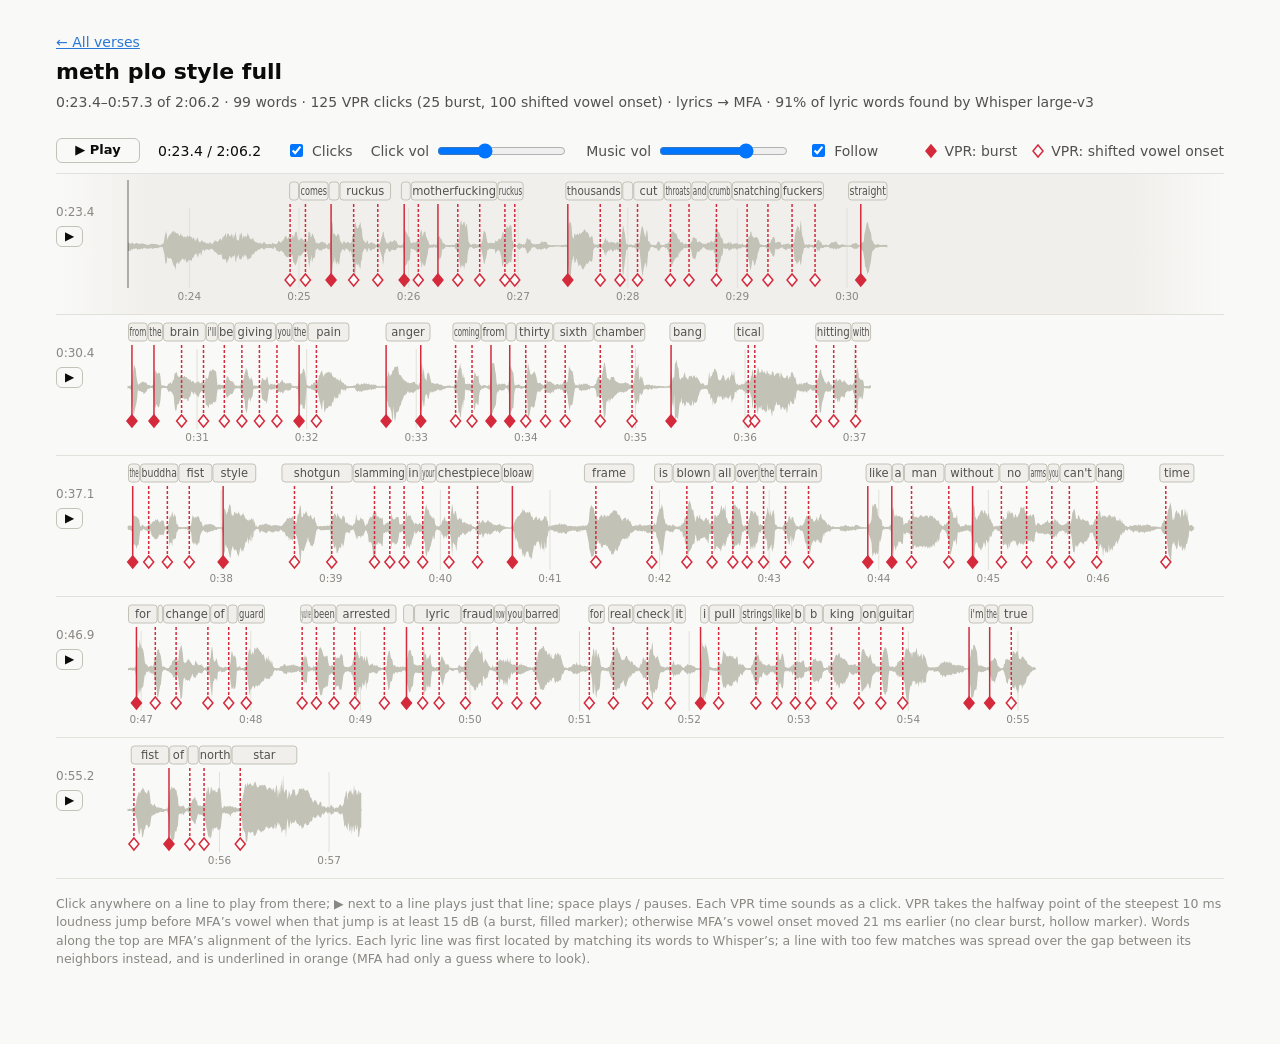
<file: out/verses/meth_plo_style_full.html>
<!doctype html>
<html lang="en">
<head>
<meta charset="utf-8">
<meta name="viewport" content="width=device-width, initial-scale=1">
<title>meth plo style full · VPR</title>
<style>

:root {
  color-scheme: light;
  --page: #f9f9f7; --surface: #fcfcfb; --border: rgba(11,11,11,0.10);
  --ink: #0b0b0b; --ink-2: #52514e; --muted: #898781;
  --grid: #e1e0d9; --axis: #c3c2b7; --wave: #c3c2b7; --word-band: #f0efec;
  --vpr: #d42a3c; --accent: #2a78d6; --warn: #b8690f;
}
@media (prefers-color-scheme: dark) {
  :root:not([data-theme="light"]) {
    color-scheme: dark;
    --page: #0d0d0d; --surface: #1a1a19; --border: rgba(255,255,255,0.10);
    --ink: #ffffff; --ink-2: #c3c2b7; --muted: #898781;
    --grid: #2c2c2a; --axis: #383835; --wave: #4a4a46; --word-band: #242422;
    --vpr: #f0485a; --accent: #3987e5; --warn: #e0973a;
  }
}
:root[data-theme="dark"] {
  color-scheme: dark;
  --page: #0d0d0d; --surface: #1a1a19; --border: rgba(255,255,255,0.10);
  --ink: #ffffff; --ink-2: #c3c2b7; --muted: #898781;
  --grid: #2c2c2a; --axis: #383835; --wave: #4a4a46; --word-band: #242422;
  --vpr: #f0485a; --accent: #3987e5; --warn: #e0973a;
}
* { box-sizing: border-box; }
body { margin: 0; background: var(--page); color: var(--ink);
  font: 14px/1.45 system-ui, -apple-system, "Segoe UI", sans-serif; }
main { max-width: 1200px; margin: 0 auto; padding: 32px 16px 64px; }
h1 { font-size: 22px; margin: 0 0 4px; }
.sub { color: var(--ink-2); margin: 0 0 16px; }
a { color: var(--accent); }

.bar { position: sticky; top: 0; z-index: 3; background: var(--page); padding: 10px 0;
  border-bottom: 1px solid var(--border); display: flex; flex-wrap: wrap; gap: 8px 18px;
  align-items: center; color: var(--ink-2); }
.bar label, .bar span { display: inline-flex; align-items: center; gap: 6px; }
button { font: inherit; font-size: 13px; color: var(--ink); background: transparent;
  border: 1px solid var(--axis); border-radius: 6px; padding: 2px 10px; cursor: pointer; }
button:hover { background: var(--word-band); }
#play { min-width: 84px; font-weight: 600; }
#time { font-variant-numeric: tabular-nums; color: var(--ink); min-width: 110px; }
.legend { margin-left: auto; display: flex; gap: 14px; flex-wrap: wrap; }
.line { display: grid; grid-template-columns: 64px 1fr; gap: 8px; align-items: start;
  padding: 6px 0; border-bottom: 1px solid var(--grid); }
.line.active { background: linear-gradient(90deg, transparent, var(--word-band) 8%, var(--word-band) 92%, transparent); }
.gutter { display: flex; flex-direction: column; gap: 4px; align-items: flex-start; padding-top: 24px;
  font-size: 12px; color: var(--muted); font-variant-numeric: tabular-nums; }
.gutter button { padding: 1px 8px; font-size: 12px; }
.plot svg { display: block; overflow: visible; cursor: pointer; }
.tip { position: fixed; pointer-events: none; z-index: 10; background: var(--surface); color: var(--ink);
  border: 1px solid var(--border); border-radius: 8px; padding: 8px 10px; font-size: 12.5px;
  box-shadow: 0 4px 16px rgba(0,0,0,0.12); display: none; min-width: 200px;
  font-variant-numeric: tabular-nums; }
.tip .t { font-weight: 600; margin-bottom: 4px; }
.tip .r { display: flex; color: var(--ink-2); }
.tip .r b { margin-left: auto; color: var(--ink); font-weight: 500; padding-left: 12px; }
.tip .st { color: var(--muted); margin-top: 4px; max-width: 320px; }
.note { color: var(--muted); font-size: 12.5px; margin-top: 16px; }
text { font-family: system-ui, -apple-system, "Segoe UI", sans-serif; }
@media (max-width: 600px) { .line { grid-template-columns: 1fr; } .gutter { flex-direction: row; padding-top: 0; } }
</style>
</head>
<body>
<main>
  <p class="sub" style="margin:0 0 4px"><a href="index.html">← All verses</a></p>
  <h1 id="title"></h1>
  <p class="sub" id="sub"></p>
  <div class="bar">
    <button id="play" type="button">▶ Play</button>
    <span id="time"></span>
    <label><input type="checkbox" id="clicks" checked> Clicks</label>
    <label>Click vol <input type="range" id="clickVol" min="0" max="1" step="0.05" value="0.35"></label>
    <label>Music vol <input type="range" id="musicVol" min="0" max="1" step="0.05" value="0.7"></label>
    <label><input type="checkbox" id="follow" checked> Follow</label>
    <div class="legend" id="legend"></div>
  </div>
  <div id="lines"></div>
  <p class="note">Click anywhere on a line to play from there; ▶ next to a line plays just that line;
    space plays / pauses. Each VPR time sounds as a click. VPR takes the halfway point of the steepest
    10 ms loudness jump before MFA’s vowel when that jump is at least <span id="jmin"></span> dB
    (a burst, filled marker); otherwise MFA’s vowel onset moved <span id="shift"></span> ms earlier
    (no clear burst, hollow marker). Words along the top are MFA’s alignment of the lyrics. Each lyric line was first located by
    matching its words to Whisper’s; a line with too few matches was spread over the gap between its
    neighbors instead, and is underlined in orange (MFA had only a guess where to look).</p>
</main>
<div class="tip" id="tip"></div>
<script>
const D = {"id":"meth_plo_style_full","title":"meth plo style full","audio":"../../full_verses/meth_plo_style_full.wav","durationMs":126212.85714285714,"peaksPerS":150,"peaks":[[0,1],[0,1],[0,0],[-1,0],[-1,0],[0,1],[0,0],[0,1],[0,1],[-1,0],[0,0],[-1,0],[-1,0],[0,0],[0,0],[0,0],[-1,0],[-1,0],[0,0],[0,0],[0,1],[0,1],[0,1],[0,1],[-1,0],[-1,0],[-2,0],[-2,0],[-3,1],[-4,1],[-3,2],[-2,2],[0,2],[1,2],[0,2],[-5,7],[-7,7],[-9,7],[-10,8],[-11,7],[-8,4],[-5,4],[-4,4],[-4,3],[-4,4],[-4,5],[-4,5],[-4,4],[-4,3],[-5,3],[-5,4],[-15,7],[-17,11],[-17,11],[-17,13],[-19,15],[-18,16],[-18,18],[-16,16],[-16,14],[-15,13],[-16,12],[-8,3],[-3,2],[-3,1],[-3,2],[-2,1],[-2,1],[-2,1],[-3,1],[-3,1],[-2,0],[-2,2],[-2,2],[-2,2],[-1,1],[0,3],[-2,3],[-8,5],[-14,8],[-20,11],[-23,15],[-20,11],[-19,16],[-24,14],[-30,16],[-36,24],[-30,21],[-30,21],[-28,19],[-23,16],[-23,16],[-22,15],[-25,12],[-26,13],[-11,13],[-5,7],[-4,4],[-3,4],[-5,3],[-5,4],[-7,5],[-12,7],[-14,17],[-17,20],[-18,22],[-19,18],[-19,15],[-13,9],[-11,7],[-11,7],[-7,5],[-3,5],[-2,7],[-3,4],[-2,4],[-3,3],[-4,3],[-4,3],[-6,4],[-4,5],[-7,5],[-7,5],[-6,6],[-8,6],[-9,6],[-8,4],[-6,5],[-8,8],[-15,10],[-24,26],[-31,27],[-49,42],[-43,33],[-32,29],[-33,35],[-52,34],[-42,34],[-33,34],[-19,15],[-13,12],[-12,10],[-7,9],[-5,11],[-7,7],[-8,7],[-13,12],[-13,11],[-13,13],[-13,10],[-16,12],[-17,11],[-12,9],[-10,10],[-12,12],[-17,12],[-13,17],[-9,12],[-9,9],[-11,7],[-12,13],[-14,13],[-15,13],[-13,12],[-27,13],[-33,20],[-32,19],[-32,16],[-31,14],[-29,19],[-27,13],[-25,14],[-19,14],[-19,13],[-19,12],[-17,11],[-21,15],[-24,18],[-33,15],[-26,16],[-40,14],[-39,19],[-40,16],[-43,19],[-34,17],[-31,15],[-30,15],[-32,16],[-34,11],[-31,19],[-26,20],[-23,14],[-25,15],[-27,15],[-26,14],[-20,13],[-10,8],[-9,8],[-7,6],[-8,7],[-10,6],[-8,8],[-7,6],[-8,8],[-18,11],[-24,15],[-26,14],[-27,12],[-29,15],[-25,16],[-30,14],[-27,17],[-30,15],[-33,25],[-60,29],[-33,28],[-27,30],[-38,29],[-30,29],[-33,35],[-21,26],[-20,27],[-19,23],[-21,24],[-20,24],[-25,25],[-18,19],[-16,17],[-21,16],[-25,16],[-22,22],[-36,29],[-49,36],[-23,29],[-29,23],[-26,17],[-35,14],[-29,18],[-30,18],[-32,19],[-36,20],[-40,21],[-42,23],[-40,20],[-44,24],[-36,28],[-33,32],[-27,33],[-25,27],[-24,24],[-25,24],[-29,24],[-32,24],[-36,23],[-37,21],[-39,22],[-36,16],[-30,19],[-30,19],[-41,19],[-28,22],[-33,28],[-27,24],[-20,17],[-26,20],[-24,17],[-19,19],[-30,19],[-25,21],[-25,22],[-18,19],[-24,20],[-21,18],[-24,20],[-21,24],[-17,15],[-17,21],[-21,18],[-20,20],[-23,26],[-21,21],[-20,20],[-21,20],[-24,16],[-19,22],[-15,15],[-20,18],[-21,21],[-16,16],[-26,21],[-19,22],[-20,21],[-25,16],[-17,15],[-20,17],[-16,15],[-13,15],[-17,12],[-14,9],[-9,7],[-16,7],[-20,18],[-29,24],[-41,30],[-33,28],[-30,24],[-25,19],[-29,17],[-21,14],[-22,19],[-23,19],[-26,14],[-25,16],[-21,16],[-16,17],[-18,15],[-16,14],[-15,11],[-12,10],[-14,9],[-10,10],[-5,8],[-4,4],[-4,5],[-6,5],[-4,3],[-3,3],[-4,4],[-4,4],[-4,4],[-3,4],[-4,3],[-4,4],[-3,4],[-3,4],[-3,4],[-4,4],[-4,4],[-4,4],[-4,4],[-6,7],[-4,6],[-5,5],[-6,6],[-7,4],[-8,5],[-8,5],[-14,16],[-15,15],[-23,24],[-21,10],[-16,23],[-15,20],[-20,24],[-17,22],[-21,25],[-18,19],[-18,21],[-4,12],[-3,5],[-2,5],[-3,3],[-3,5],[-3,5],[-3,2],[-3,2],[-2,1],[-1,3],[-3,2],[-2,2],[-7,3],[-12,6],[-11,12],[-10,11],[-10,8],[-9,9],[-4,5],[-2,3],[-1,4],[-2,2],[-18,31],[-3,0],[-2,0],[-2,0],[-2,1],[-1,1],[0,2],[0,2],[-1,2],[-1,3],[-1,1],[-1,1],[-1,1],[-2,1],[-2,1],[-3,2],[-2,3],[-4,4],[-3,4],[-4,4],[-2,4],[-3,3],[-3,3],[-8,4],[-23,11],[-40,37],[-38,44],[-32,38],[-32,38],[-33,33],[-30,25],[-23,31],[-26,31],[-34,34],[-40,42],[-37,38],[-39,37],[-29,30],[-21,33],[-23,29],[-8,11],[-6,7],[-5,1],[-4,3],[-3,1],[-3,1],[-3,2],[-1,2],[0,4],[0,3],[0,3],[-1,3],[-1,3],[-1,2],[-2,3],[-3,2],[-4,2],[-3,2],[-2,3],[-13,7],[-21,15],[-22,15],[-23,16],[-19,16],[-21,14],[-21,14],[-20,14],[-20,15],[-22,14],[-19,14],[-17,13],[-17,12],[-18,11],[-10,12],[-10,8],[-10,10],[-12,10],[-10,7],[-8,7],[-5,5],[-6,5],[-6,6],[-6,6],[-6,6],[-6,5],[-5,5],[-4,6],[-3,5],[-1,2],[-1,2],[-2,2],[-1,2],[-1,1],[-2,1],[-1,1],[-1,1],[-2,1],[-2,1],[-2,0],[-2,1],[-1,2],[-1,2],[-1,2],[0,2],[0,2],[-1,2],[-1,2],[-2,2],[-3,3],[-4,3],[-4,2],[-3,3],[-3,3],[-2,3],[-3,3],[-2,3],[-4,2],[-4,1],[-3,2],[-3,3],[-4,2],[-3,2],[-3,2],[-3,5],[-3,3],[-6,6],[-7,10],[-11,15],[-15,13],[-12,14],[-15,12],[-13,10],[-6,6],[-8,5],[-11,6],[-3,1],[-1,0],[-2,1],[-11,8],[-5,5],[-14,10],[-16,15],[-17,15],[-23,22],[-26,21],[-25,16],[-27,19],[-29,15],[-27,16],[-14,10],[-11,16],[-19,15],[-23,18],[-12,16],[-18,15],[-21,13],[-18,15],[-22,17],[-26,10],[-17,12],[-15,8],[-25,21],[-32,21],[-34,23],[-35,26],[-23,24],[-29,26],[-26,26],[-26,28],[-29,23],[-26,17],[-18,11],[-9,10],[-8,7],[-10,7],[-8,7],[-8,5],[-6,9],[-7,9],[-5,7],[-8,5],[-4,4],[-4,4],[-3,4],[-8,2],[-8,4],[-12,10],[-19,12],[-20,14],[-22,11],[-25,15],[-22,16],[-34,18],[-29,21],[-37,31],[-30,28],[-34,26],[-33,30],[-47,23],[-42,25],[-27,32],[-35,28],[-30,28],[-30,19],[-44,24],[-46,21],[-45,21],[-43,30],[-34,22],[-34,24],[-47,26],[-45,22],[-43,29],[-40,32],[-33,31],[-36,39],[-33,24],[-32,27],[-28,30],[-28,21],[-25,15],[-18,17],[-23,12],[-17,11],[-7,10],[-8,7],[-2,4],[-3,5],[-3,3],[-4,2],[-3,2],[-3,2],[-3,2],[-5,1],[-4,4],[-6,5],[-3,5],[-4,5],[-5,3],[-4,4],[-9,6],[-14,10],[-17,14],[-24,19],[-25,13],[-29,15],[-28,17],[-24,17],[-22,17],[-24,18],[-28,26],[-30,21],[-24,21],[-23,13],[-10,9],[-12,9],[-11,7],[-10,8],[-7,5],[-7,7],[-8,5],[-6,7],[-10,7],[-14,11],[-18,16],[-17,18],[-24,16],[-24,14],[-22,13],[-20,11],[-14,12],[-15,11],[-15,10],[-12,8],[-3,2],[-3,1],[-2,1],[-1,2],[0,3],[-1,2],[0,3],[-1,3],[-1,2],[-2,2],[-2,1],[-4,2],[-5,2],[-4,2],[-2,2],[-4,4],[-4,4],[-6,5],[-4,4],[-5,3],[-4,4],[-4,4],[-8,11],[-17,15],[-21,15],[-31,17],[-29,17],[-29,17],[-30,16],[-27,15],[-27,14],[-25,17],[-25,14],[-23,14],[-24,14],[-25,14],[-24,14],[-23,16],[-26,17],[-28,18],[-29,18],[-31,17],[-33,16],[-30,16],[-31,14],[-32,13],[-27,13],[-28,13],[-27,13],[-23,15],[-22,12],[-24,13],[-24,16],[-21,18],[-21,15],[-17,10],[-18,13],[-20,19],[-19,14],[-14,12],[-15,14],[-14,11],[-12,10],[-14,11],[-13,11],[-11,10],[-6,12],[-9,8],[-13,11],[-14,10],[-16,14],[-20,15],[-20,11],[-16,17],[-13,10],[-18,17],[-14,10],[-11,13],[-7,10],[-2,4],[-2,4],[-4,4],[-4,4],[-5,2],[-5,3],[-4,5],[-5,3],[-6,4],[-5,5],[-5,6],[-6,6],[-6,5],[-6,8],[-10,8],[-11,13],[-13,15],[-13,14],[-13,12],[-14,11],[-12,12],[-10,9],[-10,10],[-14,13],[-7,9],[-10,9],[-13,11],[-27,20],[-28,26],[-33,22],[-29,22],[-36,20],[-34,23],[-38,21],[-32,22],[-29,22],[-38,28],[-42,26],[-46,18],[-41,18],[-31,17],[-35,15],[-39,17],[-37,21],[-22,14],[-31,14],[-30,16],[-26,10],[-20,8],[-9,7],[-3,3],[-2,3],[-2,3],[-2,4],[-2,3],[-3,4],[-5,4],[-5,5],[-5,4],[-2,4],[-4,3],[-2,4],[-4,5],[-6,5],[-6,5],[-8,4],[-9,4],[-6,3],[-7,2],[-5,4],[-4,5],[-8,5],[-6,9],[-4,10],[-10,9],[-4,9],[-9,8],[-20,8],[-27,18],[-24,16],[-32,21],[-41,20],[-32,17],[-25,26],[-32,19],[-30,25],[-20,19],[-18,14],[-14,14],[-13,15],[-16,11],[-21,11],[-17,17],[-25,24],[-33,18],[-23,19],[-20,11],[-21,14],[-16,13],[-16,14],[-19,17],[-16,18],[-18,19],[-24,18],[-23,18],[-26,21],[-20,17],[-18,16],[-13,13],[-10,10],[-13,14],[-15,14],[-15,11],[-12,11],[-14,13],[-11,10],[-9,12],[-9,11],[-13,7],[-15,9],[-18,15],[-26,13],[-28,17],[-26,21],[-25,19],[-28,21],[-30,16],[-25,20],[-21,17],[-13,14],[-14,10],[-10,9],[-16,10],[-12,12],[-12,11],[-16,16],[-17,17],[-25,21],[-20,24],[-17,18],[-20,22],[-17,23],[-17,18],[-16,18],[-17,21],[-17,20],[-14,21],[-16,21],[-15,21],[-14,19],[-13,16],[-12,19],[-11,16],[-15,13],[-16,19],[-12,17],[-14,17],[-10,10],[-10,13],[-10,12],[-8,13],[-9,11],[-8,10],[-5,8],[-4,6],[-4,2],[-4,7],[-3,5],[-3,3],[-2,3],[-6,3],[-7,6],[-8,4],[-12,9],[-14,10],[-16,11],[-24,14],[-20,15],[-21,11],[-22,11],[-22,11],[-22,14],[-25,15],[-28,17],[-32,19],[-38,20],[-37,18],[-29,16],[-30,16],[-34,17],[-35,17],[-33,15],[-33,15],[-27,12],[-26,14],[-28,13],[-27,15],[-19,15],[-20,16],[-20,17],[-20,18],[-19,17],[-21,14],[-26,18],[-22,15],[-17,7],[-16,9],[-18,10],[-13,6],[-7,6],[-4,3],[-2,3],[-4,3],[-3,3],[-3,2],[-3,1],[-4,1],[-4,1],[-4,2],[-3,2],[-5,4],[-6,5],[-6,9],[-7,10],[-11,11],[-18,12],[-19,18],[-28,18],[-26,16],[-20,13],[-28,13],[-29,16],[-31,17],[-29,14],[-24,10],[-12,7],[-10,5],[-2,5],[-5,3],[-5,3],[-4,3],[-4,3],[-5,2],[-4,2],[-4,3],[-3,2],[-3,3],[-3,3],[-4,2],[-3,3],[-2,3],[-4,4],[-5,8],[-7,4],[-9,7],[-21,10],[-15,14],[-12,11],[-10,9],[-7,8],[-8,7],[-6,6],[-7,5],[-8,7],[-5,6],[-7,5],[-8,8],[-5,6],[-9,4],[-15,12],[-11,9],[-10,11],[-12,10],[-9,10],[-11,12],[-12,9],[-22,13],[-15,12],[-14,13],[-15,13],[-15,12],[-14,13],[-7,10],[-8,6],[-6,8],[-7,4],[-2,3],[-2,2],[-2,1],[-2,2],[-3,2],[-4,2],[-5,2],[-5,3],[-4,5],[-14,20],[-21,19],[-8,10],[-7,14],[-16,17],[-16,18],[-22,18],[-24,19],[-23,19],[-19,22],[-25,22],[-22,26],[-36,26],[-46,23],[-42,21],[-32,23],[-30,32],[-35,34],[-36,31],[-34,31],[-40,31],[-39,28],[-44,31],[-36,30],[-37,23],[-40,28],[-43,29],[-38,29],[-26,25],[-17,20],[-16,23],[-19,18],[-21,10],[-18,15],[-18,12],[-18,14],[-20,12],[-27,23],[-20,17],[-23,15],[-19,16],[-15,31],[-12,9],[-12,8],[-10,8],[-6,7],[-11,5],[-8,6],[-8,5],[-9,7],[-4,3],[-10,9],[-7,9],[-7,11],[-17,12],[-11,13],[-16,12],[-14,12],[-11,12],[-9,9],[-14,8],[-12,7],[-13,10],[-12,11],[-14,11],[-14,13],[-12,11],[-12,11],[-11,10],[-13,6],[-13,6],[-12,6],[-11,5],[-9,5],[-9,7],[-22,17],[-36,31],[-23,23],[-50,49],[-60,63],[-34,12],[-26,27],[-16,21],[-16,14],[-14,21],[-16,17],[-15,21],[-20,25],[-26,22],[-18,12],[-30,26],[-17,14],[-24,20],[-23,28],[-15,30],[-25,23],[-24,25],[-10,11],[-11,13],[-17,12],[-13,10],[-14,14],[-10,6],[-15,10],[-12,9],[-13,9],[-13,11],[-11,11],[-12,8],[-12,14],[-12,15],[-14,11],[-9,7],[-8,6],[-18,10],[-13,8],[-15,9],[-8,10],[-13,10],[-9,11],[-14,11],[-8,9],[-10,9],[-10,11],[-16,20],[-12,13],[-16,16],[-16,10],[-10,10],[-6,5],[-10,7],[-7,7],[-8,5],[-4,5],[-6,5],[-3,5],[-3,6],[-3,3],[-6,7],[-3,5],[-5,5],[-3,5],[-5,5],[-8,5],[-6,7],[-7,4],[-7,7],[-10,8],[-8,4],[-12,10],[-9,9],[-8,9],[-6,12],[-10,14],[-14,6],[-10,16],[-12,18],[-8,7],[-6,8],[-7,6],[-5,5],[-6,7],[-5,5],[-8,6],[-6,6],[-8,4],[-8,7],[-12,14],[-13,15],[-12,15],[-16,18],[-14,16],[-13,16],[-12,13],[-7,10],[-8,10],[-5,7],[-6,10],[-7,8],[-10,6],[-14,8],[-13,8],[-16,11],[-24,24],[-31,24],[-15,16],[-16,11],[-13,11],[-15,10],[-16,11],[-19,13],[-23,17],[-23,18],[-22,17],[-22,19],[-19,16],[-20,14],[-19,11],[-15,13],[-17,13],[-13,11],[-13,11],[-11,8],[-9,10],[-9,8],[-2,3],[-2,4],[-2,2],[-2,2],[-2,2],[-2,1],[-3,2],[-1,1],[-1,1],[-6,7],[-7,8],[-6,6],[-5,4],[-5,3],[-6,4],[-6,6],[-7,6],[-10,8],[-8,7],[-14,10],[-9,13],[-12,13],[-13,10],[-9,12],[-9,12],[-11,19],[-14,22],[-30,28],[-16,20],[-37,37],[-41,35],[-38,20],[-30,25],[-44,35],[-56,41],[-47,36],[-34,22],[-37,26],[-34,20],[-28,22],[-21,15],[-13,13],[-8,11],[-22,11],[-17,8],[-6,8],[-14,7],[-6,8],[-7,5],[-4,6],[-6,2],[-6,4],[-6,4],[-8,3],[-6,4],[-5,6],[-4,6],[-8,6],[-6,6],[-4,5],[-6,6],[-6,6],[-8,8],[-13,8],[-14,12],[-13,12],[-10,4],[-10,5],[-12,5],[-12,6],[-12,8],[-14,12],[-16,13],[-18,14],[-20,20],[-20,19],[-13,18],[-20,18],[-23,20],[-17,20],[-14,13],[-17,16],[-16,15],[-16,18],[-15,17],[-15,17],[-15,15],[-13,14],[-14,14],[-14,13],[-13,14],[-14,13],[-14,14],[-15,14],[-18,14],[-15,16],[-14,16],[-14,16],[-14,15],[-12,15],[-11,12],[-11,11],[-11,9],[-11,10],[-10,10],[-9,11],[-10,11],[-10,12],[-9,12],[-9,13],[-10,13],[-11,12],[-11,13],[-10,11],[-9,9],[-7,9],[-8,8],[-4,5],[-5,4],[-6,6],[-6,7],[-5,6],[-2,3],[-2,2],[-2,2],[-2,2],[-3,2],[-3,3],[-2,2],[-2,3],[-2,3],[-4,3],[-4,3],[-2,3],[-3,4],[-3,3],[-2,4],[-3,4],[-4,4],[-6,6],[-8,7],[-9,9],[-11,10],[-13,15],[-15,15],[-18,15],[-19,14],[-21,15],[-20,15],[-24,17],[-19,17],[-20,18],[-19,16],[-18,16],[-21,16],[-24,16],[-24,16],[-28,17],[-26,18],[-27,17],[-27,18],[-28,21],[-30,22],[-30,23],[-32,21],[-27,20],[-26,19],[-21,16],[-22,16],[-20,16],[-19,15],[-16,14],[-14,13],[-14,9],[-10,10],[-6,9],[-5,6],[-5,7],[-5,6],[-7,7],[-4,6],[-4,4],[-5,3],[-5,2],[-5,2],[-5,3],[-14,8],[-16,15],[-21,15],[-20,17],[-24,16],[-22,15],[-26,16],[-20,15],[-15,16],[-13,8],[-12,7],[-12,8],[-11,9],[-11,10],[-10,11],[-9,12],[-9,11],[-7,7],[-3,6],[-6,3],[-5,4],[-5,3],[-3,3],[-2,3],[-3,3],[-5,4],[-6,2],[-5,3],[-4,3],[-3,3],[-3,3],[-4,2],[-4,4],[-17,13],[-24,20],[-24,22],[-21,18],[-25,16],[-30,20],[-35,21],[-35,23],[-24,17],[-29,20],[-36,26],[-44,24],[-44,21],[-37,16],[-30,13],[-30,15],[-29,17],[-32,17],[-32,18],[-34,21],[-35,18],[-34,16],[-33,17],[-31,17],[-33,16],[-31,16],[-30,15],[-27,16],[-25,17],[-16,15],[-17,13],[-8,10],[-3,5],[-3,4],[-2,3],[-2,3],[-3,1],[-2,2],[-3,3],[-2,3],[-3,3],[-3,3],[-3,5],[-4,6],[-3,6],[-3,6],[-5,6],[-6,8],[-10,11],[-10,8],[-12,9],[-14,11],[-12,10],[-13,13],[-10,12],[-16,11],[-15,9],[-15,12],[-18,8],[-16,12],[-15,9],[-16,10],[-16,9],[-15,9],[-14,11],[-12,13],[-16,8],[-8,9],[-7,4],[-8,6],[-6,5],[-6,7],[-8,6],[-5,6],[-8,7],[-11,6],[-12,6],[-15,8],[-17,12],[-20,13],[-23,15],[-22,12],[-19,10],[-20,9],[-19,10],[-20,8],[-19,9],[-18,8],[-19,8],[-20,8],[-20,8],[-21,9],[-21,10],[-21,11],[-23,10],[-23,11],[-22,12],[-20,11],[-20,11],[-19,9],[-20,9],[-17,11],[-17,11],[-20,12],[-20,14],[-20,17],[-18,18],[-19,17],[-20,16],[-19,12],[-14,10],[-13,6],[-9,6],[-6,5],[-6,3],[-3,2],[-3,1],[-3,2],[-3,2],[-3,2],[-3,2],[-3,2],[-2,2],[-3,2],[-2,2],[-2,2],[-3,2],[-3,3],[-4,4],[-2,3],[-3,3],[-4,3],[-5,3],[-7,4],[-8,3],[-10,5],[-9,5],[-8,5],[-9,6],[-10,9],[-13,8],[-13,8],[-11,9],[-10,8],[-12,6],[-13,6],[-11,6],[-11,6],[-11,6],[-10,5],[-11,6],[-9,6],[-6,5],[-5,3],[-5,4],[-4,4],[-3,5],[-3,4],[-3,3],[-3,1],[-2,0],[-2,1],[-2,2],[-1,2],[-2,3],[-3,2],[-5,4],[-8,7],[-12,7],[-19,12],[-28,15],[-27,21],[-23,16],[-21,16],[-19,17],[-19,18],[-20,21],[-20,23],[-19,24],[-24,22],[-28,27],[-30,27],[-31,29],[-33,29],[-29,24],[-30,30],[-28,30],[-24,28],[-28,29],[-29,27],[-28,28],[-24,27],[-25,25],[-24,22],[-20,21],[-18,17],[-14,17],[-15,15],[-18,15],[-16,12],[-17,13],[-11,10],[-6,10],[-12,9],[-10,9],[-10,7],[-7,5],[-4,5],[-1,4],[-2,2],[-2,1],[-3,1],[-2,1],[-2,1],[-2,0],[-2,1],[-2,1],[-2,3],[-3,4],[-3,4],[-3,4],[-3,4],[-2,3],[-3,2],[-4,3],[-4,2],[-4,3],[-4,3],[-5,3],[-6,4],[-3,4],[-4,5],[-3,6],[-4,5],[-4,6],[-4,5],[-3,4],[-4,4],[-5,4],[-5,4],[-3,4],[-4,3],[-4,2],[-3,3],[-2,2],[-1,2],[-2,2],[-3,2],[-2,1],[-3,1],[-2,1],[-2,1],[-1,3],[0,2],[-1,2],[0,1],[0,2],[0,1],[0,0],[0,1],[0,1],[0,1],[0,0],[-1,0],[0,0],[-1,0],[-2,0],[-2,0],[-1,0],[-1,0],[-1,1],[-1,1],[0,1],[0,1],[0,1],[0,1],[-1,1],[-1,0],[-1,0],[-1,0],[-1,1],[-1,1],[-1,1],[-2,0],[-1,1],[-1,2],[0,2],[-1,1],[-1,1],[-2,0],[-1,1],[-1,1],[-1,1],[0,1],[-1,0],[-1,0],[-1,0],[0,1],[1,1],[0,1],[0,1],[0,1],[0,0],[-1,0],[-1,0],[-1,0],[-1,0],[-1,0],[-1,0],[-1,1],[0,1],[0,1],[0,1],[0,1],[0,1],[0,1],[-1,0],[-1,0],[-1,0],[-1,0],[-1,-1],[-2,-1],[-1,1],[0,2],[0,1],[0,1],[1,1],[1,2],[0,1],[0,1],[0,1],[0,1],[-1,0],[-1,0],[-1,0],[0,1],[0,1],[-1,0],[0,0],[-1,0],[-1,0],[-1,0],[0,1],[0,1],[0,1],[0,1],[0,0],[0,1],[0,0],[-1,0],[-1,0],[-1,0],[0,0],[0,1],[0,0],[0,1],[0,0],[-1,0],[0,0],[0,0],[0,1],[-1,0],[-1,0],[-1,0],[-1,0],[-1,1],[0,1],[0,1],[0,2],[0,0],[0,0],[0,0],[-1,0],[-1,0],[-1,0],[-1,0],[0,0],[0,0],[0,1],[0,1],[0,1],[0,1],[-1,1],[-1,0],[-1,0],[-1,0],[-1,0],[0,0],[0,0],[0,0],[0,0],[0,1],[0,1],[0,1],[-1,0],[-1,-1],[-1,-1],[-1,-1],[-1,0],[-1,0],[0,0],[0,1],[1,2],[1,2],[1,1],[1,1],[0,1],[0,0],[0,0],[0,0],[0,0],[0,0],[-1,0],[-1,0],[-1,0],[-1,0],[0,1],[0,0],[0,0],[0,1],[0,0],[0,0],[0,0],[-1,0],[-1,0],[0,0],[0,1],[0,0],[0,0],[-1,1],[-1,0],[-1,0],[-1,0],[-1,1],[-1,1],[-1,1],[-2,0],[-2,1],[-1,2],[-1,4],[-2,2],[-2,2],[-2,3],[-2,2],[-2,2],[-2,2],[-2,2],[-2,2],[-2,2],[-1,2],[-2,1],[-1,6],[-1,2],[-2,1],[-2,0],[-2,0],[-2,1],[-1,1],[-1,1],[0,1],[-1,2],[-1,1],[-1,2],[-1,1],[-1,0],[-1,0],[0,0],[0,1],[-1,0],[-2,-1],[-2,0],[-1,1],[-1,0],[-1,-1],[-1,0],[0,1],[1,2],[1,2],[0,2],[0,1],[1,2],[0,1],[0,1],[-1,0],[-1,0],[-1,0],[-1,0],[-1,0],[-1,0],[-1,0],[0,1],[0,1],[0,1],[0,1],[0,1],[-1,0],[-1,0],[-1,0],[-1,0],[-1,0],[0,0],[0,0],[0,1],[0,0],[0,1],[0,1],[0,0],[-1,0],[-1,0],[-1,0],[-1,0],[-1,0],[0,0],[0,0],[-1,0],[0,1],[0,1],[0,1],[-1,1],[-1,2],[-1,2],[-3,3],[-3,3],[-4,3],[-5,4],[-6,5],[-5,4],[-5,4],[-3,4],[-3,4],[-3,3],[-3,3],[-3,4],[-3,4],[-3,4],[-3,4],[-5,3],[-7,6],[-8,6],[-8,5],[-8,5],[-6,5],[-6,5],[-6,5],[-6,4],[-5,4],[-6,4],[-6,4],[-5,6],[-4,7],[-3,5],[-2,4],[-3,4],[-2,3],[0,2],[-1,1],[-1,1],[-1,1],[0,1],[0,1],[0,1],[-1,2],[-3,4],[-3,4],[-2,3],[-3,2],[-4,2],[-4,0],[-5,3],[-5,3],[-5,6],[-4,6],[-5,7],[-7,6],[-5,5],[-5,5],[-5,6],[-6,5],[-5,4],[-4,4],[-3,2],[-2,1],[-1,1],[-1,1],[-1,1],[-1,1],[-1,1],[-1,1],[-2,1],[-2,0],[-2,0],[-2,1],[-2,1],[-4,5],[-4,5],[-4,6],[-4,6],[-6,5],[-4,7],[-5,6],[-5,5],[-3,5],[-4,5],[-4,4],[-5,4],[-4,4],[-3,4],[-3,3],[-2,3],[-1,4],[-2,3],[-2,3],[-2,3],[-3,4],[-3,3],[-3,3],[-3,4],[-2,4],[-2,2],[-3,1],[-3,1],[-3,1],[-4,2],[-4,2],[-3,3],[-3,3],[-3,3],[-3,3],[-1,4],[-2,4],[-2,3],[-1,3],[-1,2],[-1,3],[-3,3],[-2,4],[-6,7],[-7,7],[-9,6],[-8,6],[-8,8],[-7,8],[-5,8],[-5,7],[-7,8],[-6,8],[-4,7],[-4,5],[-4,6],[-3,6],[-4,6],[-5,6],[-4,4],[-3,6],[-1,1],[-1,2],[-1,3],[-1,1],[0,1],[-1,1],[-1,1],[-1,1],[-2,0],[-1,0],[-1,1],[-1,1],[-1,1],[0,1],[0,1],[0,1],[0,1],[0,1],[0,1],[-1,0],[0,0],[-1,0],[-1,1],[-1,1],[-1,0],[-1,0],[-1,1],[0,1],[0,1],[-1,1],[-1,2],[-1,1],[-2,2],[-1,2],[-1,1],[-1,1],[-1,2],[-1,1],[-1,2],[-1,1],[-2,0],[-2,0],[-1,0],[-1,1],[0,2],[0,2],[0,2],[-1,1],[-1,0],[-1,1],[-1,1],[-1,1],[-1,1],[0,1],[0,1],[0,1],[1,1],[0,1],[-1,0],[-1,0],[-1,0],[-1,0],[0,0],[-1,0],[-1,0],[-1,0],[0,0],[0,1],[0,1],[0,1],[0,1],[0,1],[-6,1],[-13,9],[-21,9],[-26,11],[-27,20],[-16,18],[-21,22],[-27,26],[-24,28],[-27,25],[-32,32],[-24,24],[-24,26],[-18,16],[-16,20],[-12,16],[-30,22],[-23,20],[-15,20],[-16,13],[-24,20],[-21,16],[-14,16],[-18,11],[-19,20],[-17,14],[-11,15],[-13,12],[-19,11],[-20,15],[-19,11],[-21,19],[-26,30],[-26,24],[-48,40],[-57,52],[-58,55],[-51,44],[-28,27],[-27,33],[-40,40],[-39,35],[-40,43],[-39,44],[-33,35],[-47,39],[-29,29],[-19,21],[-27,21],[-17,16],[-21,17],[-24,24],[-20,22],[-19,22],[-20,12],[-19,20],[-15,18],[-39,32],[-29,22],[-39,30],[-33,35],[-25,25],[-26,18],[-44,40],[-51,47],[-39,33],[-33,30],[-42,44],[-33,37],[-32,25],[-29,34],[-47,38],[-27,29],[-21,20],[-30,25],[-32,24],[-21,14],[-13,13],[-15,9],[-11,11],[-13,11],[-14,14],[-13,17],[-19,18],[-18,21],[-20,21],[-22,21],[-23,17],[-25,19],[-25,26],[-17,23],[-24,26],[-22,23],[-16,26],[-19,21],[-17,12],[-8,8],[-6,6],[-5,5],[-5,5],[-5,5],[-5,4],[-4,3],[-4,4],[-4,3],[-9,5],[-15,8],[-22,22],[-46,55],[-50,50],[-57,58],[-45,38],[-29,20],[-40,32],[-42,40],[-53,36],[-51,43],[-55,40],[-62,44],[-45,29],[-32,27],[-41,26],[-26,23],[-36,22],[-45,30],[-39,26],[-45,25],[-45,21],[-30,23],[-42,32],[-41,25],[-51,29],[-48,38],[-50,30],[-39,35],[-33,32],[-34,36],[-43,22],[-30,23],[-53,32],[-39,29],[-35,28],[-38,28],[-32,20],[-37,23],[-38,26],[-39,22],[-31,16],[-28,14],[-29,20],[-32,29],[-39,24],[-37,35],[-30,20],[-24,14],[-29,20],[-31,24],[-23,21],[-35,26],[-35,18],[-40,17],[-31,17],[-30,20],[-29,18],[-26,16],[-27,25],[-24,17],[-33,21],[-19,18],[-22,18],[-20,15],[-19,15],[-22,14],[-19,11],[-11,12],[-13,10],[-10,11],[-17,20],[-11,12],[-13,21],[-23,20],[-32,30],[-12,14],[-15,21],[-19,23],[-18,25],[-10,11],[-20,20],[-10,7],[-6,4],[-8,3],[-5,3],[-4,5],[-7,5],[-7,6],[-5,2],[-5,2],[-7,3],[-5,4],[-6,4],[-6,4],[-7,7],[-11,13],[-12,10],[-18,15],[-23,14],[-28,15],[-26,24],[-25,22],[-28,21],[-44,36],[-29,23],[-38,33],[-40,41],[-32,31],[-36,27],[-35,32],[-33,29],[-31,28],[-34,23],[-31,19],[-16,19],[-18,13],[-23,16],[-25,21],[-30,16],[-26,18],[-19,15],[-9,6],[-8,7],[-7,7],[-5,9],[-14,8],[-16,11],[-21,19],[-47,38],[-46,42],[-27,32],[-36,24],[-25,20],[-48,34],[-57,38],[-48,46],[-41,45],[-39,39],[-36,22],[-24,18],[-15,8],[-10,8],[-8,11],[-9,10],[-9,11],[-9,12],[-11,9],[-10,11],[-17,15],[-12,11],[-11,14],[-41,21],[-36,28],[-18,21],[-12,12],[-20,14],[-20,21],[-20,20],[-13,18],[-20,17],[-21,21],[-17,21],[-18,20],[-22,17],[-21,11],[-15,9],[-17,11],[-17,12],[-15,8],[-8,8],[-4,5],[-1,5],[-1,5],[-4,5],[-7,8],[-16,13],[-19,16],[-16,20],[-16,13],[-20,16],[-25,17],[-19,19],[-17,15],[-16,19],[-12,16],[-11,15],[-10,10],[-10,8],[-4,3],[-3,2],[-4,3],[-5,3],[-5,3],[-4,4],[-7,4],[-6,8],[-11,11],[-10,13],[-13,12],[-17,22],[-49,26],[-48,40],[-37,43],[-35,36],[-33,26],[-35,27],[-26,18],[-15,16],[-15,12],[-10,10],[-6,6],[-5,3],[-4,3],[-3,4],[-3,3],[-2,2],[-3,2],[-3,4],[-3,3],[-2,1],[-4,2],[-2,2],[-2,3],[-10,11],[-17,15],[-42,22],[-38,32],[-47,37],[-40,34],[-46,36],[-33,33],[-36,27],[-39,26],[-28,21],[-25,14],[-31,15],[-29,12],[-25,11],[-21,11],[-12,6],[-14,8],[-14,10],[-16,12],[-13,10],[-22,13],[-19,15],[-19,20],[-40,23],[-38,27],[-46,28],[-48,27],[-50,34],[-50,25],[-73,38],[-50,37],[-59,36],[-60,30],[-55,23],[-63,29],[-74,32],[-52,40],[-51,41],[-48,32],[-57,35],[-55,27],[-52,42],[-60,42],[-57,39],[-60,38],[-62,44],[-65,45],[-59,33],[-67,29],[-68,34],[-48,40],[-47,35],[-41,32],[-38,30],[-34,24],[-28,27],[-38,37],[-36,38],[-23,26],[-24,27],[-19,22],[-12,18],[-5,4],[-5,7],[-4,4],[-5,4],[-7,4],[-6,3],[-4,4],[-5,4],[-5,5],[-4,5],[-7,5],[-8,6],[-5,6],[-6,10],[-7,6],[-9,10],[-13,9],[-19,11],[-13,9],[-18,19],[-14,13],[-23,10],[-20,22],[-24,21],[-19,18],[-13,17],[-11,12],[-9,10],[-10,10],[-11,11],[-15,13],[-17,15],[-19,17],[-28,23],[-26,14],[-23,14],[-19,16],[-25,15],[-35,15],[-37,22],[-48,27],[-48,33],[-62,46],[-36,36],[-17,22],[-41,30],[-46,42],[-36,43],[-31,37],[-41,36],[-47,34],[-40,36],[-46,39],[-53,41],[-21,20],[-18,10],[-15,15],[-12,17],[-11,16],[-12,13],[-12,12],[-9,9],[-15,12],[-18,13],[-26,19],[-49,32],[-37,30],[-34,21],[-48,40],[-38,28],[-33,21],[-30,23],[-35,25],[-26,22],[-23,24],[-32,33],[-30,37],[-22,21],[-16,12],[-11,14],[-12,12],[-10,13],[-9,13],[-9,13],[-8,8],[-6,8],[-6,6],[-6,6],[-8,7],[-10,7],[-12,9],[-10,6],[-9,7],[-7,9],[-10,10],[-9,9],[-10,8],[-13,10],[-10,11],[-11,7],[-9,6],[-8,8],[-5,2],[-3,4],[-3,2],[-2,3],[-2,3],[-2,4],[-1,4],[-5,5],[-11,12],[-16,15],[-14,14],[-28,28],[-64,49],[-57,51],[-42,31],[-41,26],[-49,26],[-43,23],[-57,46],[-51,34],[-56,48],[-70,38],[-71,52],[-51,37],[-56,41],[-59,40],[-69,40],[-46,34],[-63,28],[-41,35],[-48,31],[-43,30],[-35,38],[-44,49],[-32,40],[-34,33],[-41,32],[-41,33],[-34,24],[-42,23],[-45,25],[-38,33],[-32,28],[-43,31],[-49,35],[-56,46],[-57,40],[-54,43],[-43,33],[-33,24],[-37,15],[-43,20],[-37,24],[-28,19],[-40,24],[-39,26],[-27,19],[-23,17],[-29,17],[-33,20],[-20,20],[-31,15],[-18,11],[-15,14],[-19,17],[-15,15],[-21,14],[-17,16],[-17,11],[-14,10],[-11,13],[-14,8],[-11,10],[-13,10],[-18,11],[-12,10],[-16,14],[-16,12],[-10,12],[-6,10],[-8,13],[-9,10],[-10,10],[-12,6],[-9,8],[-8,7],[-5,5],[-6,5],[-4,5],[-5,7],[-5,5],[-6,6],[-9,6],[-10,7],[-9,7],[-10,7],[-7,6],[-6,4],[-6,2],[-4,3],[-7,3],[-5,4],[-6,3],[-7,7],[-6,7],[-16,7],[-11,12],[-10,10],[-18,14],[-39,20],[-28,36],[-28,20],[-37,34],[-29,20],[-14,21],[-20,20],[-26,20],[-27,18],[-18,13],[-10,11],[-13,11],[-13,10],[-13,13],[-19,14],[-19,12],[-15,17],[-18,14],[-17,16],[-14,13],[-10,11],[-10,12],[-4,6],[-6,11],[-19,13],[-31,27],[-29,28],[-27,21],[-26,22],[-29,22],[-31,39],[-43,37],[-44,30],[-35,29],[-25,24],[-40,22],[-27,33],[-18,22],[-11,11],[-9,7],[-7,7],[-9,7],[-9,6],[-10,6],[-12,7],[-8,9],[-7,9],[-21,9],[-20,25],[-30,29],[-35,42],[-34,48],[-20,30],[-29,37],[-31,39],[-41,35],[-36,31],[-40,29],[-56,44],[-24,39],[-19,21],[-19,15],[-17,14],[-11,14],[-14,12],[-13,10],[-8,9],[-6,6],[-6,4],[-4,4],[-9,6],[-10,7],[-11,9],[-14,16],[-12,19],[-12,13],[-10,10],[-9,8],[-14,10],[-11,10],[-10,9],[-9,11],[-9,9],[-8,8],[-8,7],[-6,8],[-4,4],[-3,3],[-5,3],[-4,3],[-7,3],[-7,7],[-7,6],[-10,10],[-9,11],[-27,15],[-38,21],[-37,26],[-46,28],[-46,31],[-36,26],[-36,33],[-33,28],[-30,24],[-18,21],[-13,11],[-11,9],[-5,4],[-3,4],[-3,4],[-3,3],[-2,1],[-3,1],[-4,1],[-4,2],[-2,3],[-2,2],[-3,1],[-2,2],[-2,2],[-4,5],[-10,12],[-11,15],[-33,28],[-46,33],[-43,29],[-50,37],[-47,31],[-36,29],[-47,19],[-29,24],[-29,23],[-38,28],[-29,28],[-15,18],[-11,10],[-14,6],[-14,12],[-19,10],[-18,13],[-18,17],[-14,8],[-14,14],[-30,22],[-27,25],[-37,27],[-59,25],[-39,26],[-54,25],[-51,34],[-47,24],[-54,26],[-42,25],[-53,32],[-39,38],[-47,30],[-43,29],[-45,25],[-48,35],[-40,25],[-51,37],[-44,34],[-54,33],[-49,30],[-56,29],[-53,28],[-48,36],[-49,36],[-55,27],[-53,28],[-50,31],[-43,24],[-38,29],[-28,25],[-22,35],[-23,22],[-22,23],[-18,21],[-25,31],[-20,23],[-26,18],[-11,13],[-5,10],[-4,5],[-4,4],[-5,4],[-5,4],[-5,6],[-4,2],[-5,1],[-5,3],[-5,3],[-5,4],[-5,6],[-9,7],[-10,13],[-10,11],[-8,10],[-11,16],[-16,9],[-13,10],[-11,13],[-16,14],[-17,16],[-14,18],[-20,12],[-11,13],[-11,12],[-14,9],[-15,11],[-17,10],[-10,9],[-15,12],[-11,11],[-13,14],[-14,18],[-13,15],[-14,16],[-20,15],[-16,12],[-13,13],[-15,12],[-14,19],[-16,20],[-25,25],[-30,23],[-35,30],[-41,29],[-26,21],[-19,22],[-18,17],[-30,12],[-33,24],[-24,23],[-23,21],[-27,23],[-27,19],[-25,19],[-19,15],[-14,11],[-17,11],[-15,13],[-17,15],[-13,15],[-11,13],[-11,13],[-16,17],[-15,17],[-30,25],[-37,31],[-39,26],[-32,30],[-39,31],[-34,20],[-26,21],[-18,18],[-26,18],[-33,29],[-27,28],[-20,21],[-16,20],[-16,17],[-15,17],[-16,13],[-11,8],[-10,6],[-14,9],[-11,9],[-5,9],[-4,7],[-5,7],[-7,7],[-7,8],[-7,7],[-10,10],[-10,9],[-7,7],[-6,6],[-6,8],[-4,6],[-7,6],[-7,7],[-5,7],[-6,5],[-7,5],[-5,4],[-5,3],[-3,2],[-4,3],[-3,1],[-2,3],[-2,2],[-3,3],[-4,4],[-6,6],[-15,17],[-45,43],[-52,52],[-60,47],[-39,34],[-35,26],[-31,25],[-46,29],[-30,28],[-39,26],[-30,22],[-39,34],[-46,33],[-34,32],[-41,30],[-40,30],[-46,26],[-42,33],[-45,29],[-35,31],[-48,28],[-45,45],[-48,39],[-44,42],[-53,48],[-58,52],[-73,45],[-45,37],[-46,35],[-49,39],[-47,43],[-46,38],[-60,45],[-38,25],[-46,37],[-40,44],[-25,25],[-28,18],[-25,13],[-25,17],[-19,13],[-27,21],[-22,26],[-24,20],[-35,26],[-24,24],[-29,13],[-19,10],[-19,9],[-16,12],[-11,11],[-11,14],[-8,14],[-6,8],[-6,5],[-7,5],[-8,5],[-8,4],[-6,6],[-6,6],[-7,6],[-4,7],[-7,6],[-5,6],[-8,6],[-7,7],[-7,6],[-8,8],[-8,6],[-8,8],[-9,10],[-7,7],[-10,9],[-12,8],[-12,7],[-7,7],[-8,7],[-8,7],[-8,7],[-8,8],[-9,7],[-6,4],[-7,7],[-7,7],[-5,4],[-5,4],[-4,2],[-4,3],[-3,2],[-4,4],[-3,3],[-4,4],[-5,7],[-16,7],[-14,17],[-13,7],[-14,10],[-19,17],[-30,26],[-29,26],[-16,27],[-18,18],[-15,14],[-14,12],[-14,11],[-12,12],[-11,14],[-10,16],[-10,16],[-11,15],[-12,14],[-14,17],[-16,17],[-19,20],[-21,26],[-19,19],[-20,22],[-24,24],[-24,21],[-21,17],[-5,3],[-6,4],[-5,8],[-13,17],[-26,21],[-41,27],[-47,37],[-36,29],[-35,26],[-46,32],[-53,38],[-56,39],[-56,32],[-45,30],[-41,26],[-34,25],[-32,21],[-28,14],[-16,9],[-6,9],[-10,7],[-10,9],[-9,7],[-9,9],[-10,9],[-9,6],[-15,12],[-13,10],[-12,12],[-14,14],[-30,24],[-38,37],[-39,40],[-39,37],[-38,33],[-36,29],[-34,23],[-27,22],[-31,21],[-28,19],[-30,25],[-31,27],[-28,23],[-16,17],[-15,12],[-8,5],[-9,4],[-11,7],[-8,5],[-6,4],[-6,6],[-5,9],[-7,5],[-10,7],[-9,7],[-9,7],[-5,7],[-7,9],[-7,9],[-10,8],[-13,10],[-13,11],[-13,12],[-10,10],[-10,11],[-9,8],[-4,8],[-5,9],[-4,5],[-2,3],[-3,4],[-4,3],[-6,5],[-8,4],[-11,9],[-15,8],[-19,10],[-24,25],[-33,25],[-42,31],[-35,39],[-34,38],[-35,34],[-29,29],[-20,20],[-10,8],[-5,5],[-6,4],[-4,5],[-4,4],[-5,3],[-3,3],[-3,2],[-2,3],[-1,2],[-2,3],[-3,2],[-2,2],[-2,1],[-2,2],[-1,3],[-8,4],[-7,6],[-25,21],[-34,35],[-36,23],[-34,25],[-50,40],[-36,30],[-31,22],[-20,16],[-23,14],[-13,19],[-14,10],[-14,7],[-6,9],[-11,5],[-11,4],[-10,8],[-12,6],[-22,10],[-17,13],[-26,14],[-27,22],[-32,18],[-54,32],[-39,25],[-45,33],[-57,39],[-58,35],[-68,28],[-54,23],[-50,42],[-48,36],[-48,31],[-41,32],[-46,33],[-53,42],[-47,27],[-46,27],[-48,36],[-49,25],[-45,25],[-38,26],[-40,24],[-34,22],[-40,25],[-45,25],[-45,21],[-31,28],[-41,33],[-36,25],[-37,26],[-28,27],[-23,18],[-14,11],[-21,12],[-9,13],[-5,9],[-5,10],[-4,11],[-4,5],[-3,3],[-4,2],[-3,2],[-3,2],[-2,3],[-2,2],[-4,2],[-7,3],[-4,4],[-5,6],[-7,7],[-9,8],[-7,6],[-12,10],[-10,13],[-10,14],[-13,18],[-16,14],[-17,11],[-16,12],[-11,13],[-10,9],[-14,11],[-10,6],[-6,9],[-9,7],[-9,7],[-11,6],[-12,8],[-8,11],[-12,10],[-14,14],[-11,14],[-13,9],[-14,6],[-13,10],[-18,15],[-19,25],[-26,22],[-29,28],[-39,35],[-34,33],[-28,26],[-26,23],[-25,22],[-30,26],[-26,26],[-29,26],[-38,33],[-20,20],[-27,17],[-21,18],[-16,12],[-8,9],[-8,11],[-12,13],[-12,12],[-12,11],[-11,11],[-16,13],[-29,15],[-30,19],[-28,16],[-30,33],[-23,28],[-34,26],[-29,19],[-14,19],[-24,25],[-18,14],[-18,16],[-14,14],[-10,18],[-11,17],[-14,15],[-19,18],[-20,19],[-21,17],[-15,15],[-8,10],[-5,7],[-4,4],[-3,4],[-4,3],[-4,4],[-5,6],[-6,7],[-7,7],[-9,8],[-10,6],[-7,6],[-6,5],[-7,7],[-6,7],[-5,8],[-6,5],[-7,7],[-5,5],[-3,2],[-3,2],[-3,2],[-1,2],[-2,3],[-3,3],[-3,3],[-7,4],[-9,6],[-32,16],[-42,37],[-37,34],[-26,24],[-32,25],[-25,21],[-28,28],[-47,33],[-30,28],[-34,26],[-34,31],[-57,42],[-38,40],[-47,46],[-45,39],[-60,41],[-55,40],[-43,39],[-51,37],[-55,31],[-47,40],[-57,37],[-32,23],[-34,28],[-41,31],[-29,24],[-43,25],[-41,19],[-48,22],[-37,23],[-26,23],[-45,19],[-36,26],[-35,24],[-43,22],[-41,32],[-28,29],[-25,19],[-27,21],[-23,15],[-28,23],[-26,19],[-24,18],[-21,14],[-20,18],[-17,10],[-18,17],[-11,11],[-20,22],[-13,12],[-14,9],[-13,9],[-12,6],[-14,7],[-10,6],[-8,7],[-12,9],[-6,7],[-8,6],[-8,4],[-6,7],[-7,7],[-6,8],[-11,8],[-8,6],[-8,5],[-9,6],[-8,6],[-7,7],[-6,6],[-9,7],[-6,6],[-6,5],[-4,5],[-7,5],[-6,3],[-7,3],[-7,4],[-7,3],[-6,3],[-7,5],[-4,5],[-6,6],[-7,5],[-8,6],[-6,5],[-6,5],[-5,5],[-6,5],[-5,4],[-4,5],[-6,2],[-5,2],[-3,1],[-4,1],[-2,2],[-3,5],[-2,5],[-7,6],[-15,10],[-23,21],[-44,31],[-47,40],[-43,30],[-27,16],[-33,23],[-33,26],[-32,29],[-31,33],[-34,30],[-35,37],[-44,38],[-49,38],[-53,41],[-55,33],[-63,38],[-47,33],[-45,34],[-42,33],[-46,32],[-47,27],[-40,27],[-41,33],[-37,29],[-34,28],[-33,26],[-35,22],[-40,24],[-32,26],[-37,22],[-44,23],[-43,27],[-41,27],[-37,23],[-38,28],[-36,25],[-38,25],[-40,24],[-32,18],[-30,21],[-29,23],[-23,18],[-23,12],[-18,18],[-22,17],[-27,24],[-31,17],[-18,11],[-21,10],[-16,9],[-27,14],[-20,15],[-10,14],[-9,9],[-12,12],[-14,10],[-9,9],[-10,8],[-8,6],[-9,7],[-10,7],[-11,6],[-10,10],[-7,9],[-8,6],[-7,4],[-9,8],[-12,9],[-13,11],[-17,15],[-15,14],[-19,13],[-19,11],[-24,11],[-24,14],[-22,17],[-23,19],[-23,19],[-21,14],[-33,19],[-35,27],[-35,22],[-35,27],[-36,31],[-34,33],[-46,21],[-42,34],[-34,31],[-36,32],[-24,25],[-29,26],[-30,27],[-33,33],[-27,27],[-26,18],[-29,31],[-21,24],[-40,39],[-43,28],[-25,15],[-32,16],[-21,13],[-30,18],[-36,32],[-35,29],[-35,37],[-32,28],[-23,18],[-30,27],[-27,26],[-21,21],[-25,28],[-27,23],[-32,28],[-37,35],[-35,28],[-33,25],[-32,19],[-32,17],[-27,19],[-20,17],[-24,23],[-21,16],[-18,13],[-16,11],[-13,10],[-15,9],[-12,10],[-9,7],[-9,7],[-10,7],[-8,10],[-6,6],[-5,6],[-6,5],[-9,10],[-8,9],[-9,11],[-6,6],[-5,5],[-6,5],[-4,4],[-6,5],[-5,5],[-5,6],[-6,5],[-5,4],[-6,6],[-7,9],[-9,6],[-3,6],[-4,6],[-5,5],[-11,5],[-13,6],[-13,9],[-13,13],[-17,13],[-14,10],[-13,9],[-11,9],[-15,14],[-15,14],[-18,17],[-22,21],[-28,28],[-24,23],[-30,26],[-29,18],[-30,21],[-28,23],[-28,22],[-29,24],[-28,22],[-22,19],[-25,28],[-40,29],[-45,21],[-46,29],[-51,36],[-49,38],[-43,37],[-36,23],[-24,15],[-29,18],[-22,14],[-28,19],[-24,21],[-23,20],[-19,18],[-17,15],[-15,14],[-11,10],[-10,10],[-10,11],[-16,11],[-26,14],[-41,38],[-58,35],[-44,39],[-37,24],[-22,23],[-45,33],[-34,31],[-31,26],[-32,20],[-26,18],[-8,7],[-10,8],[-7,10],[-6,6],[-11,6],[-11,8],[-10,9],[-13,11],[-12,10],[-9,12],[-7,10],[-8,8],[-8,9],[-5,9],[-7,4],[-4,4],[-7,3],[-9,8],[-8,6],[-9,8],[-26,9],[-50,48],[-85,67],[-57,59],[-37,32],[-47,31],[-28,33],[-40,27],[-50,26],[-43,26],[-41,33],[-47,31],[-48,29],[-31,17],[-17,11],[-15,10],[-8,5],[-9,7],[-9,12],[-13,13],[-12,9],[-6,8],[-7,8],[-8,12],[-10,9],[-11,11],[-18,7],[-13,7],[-13,8],[-20,11],[-36,23],[-45,30],[-70,32],[-80,51],[-76,63],[-41,56],[-50,49],[-49,46],[-53,46],[-44,54],[-57,56],[-60,64],[-37,48],[-39,45],[-18,24],[-13,16],[-9,14],[-5,11],[-9,7],[-7,9],[-17,15],[-13,13],[-6,6],[-6,5],[-10,8],[-13,8],[-12,11],[-10,9],[-7,7],[-9,6],[-7,8],[-7,5],[-4,3],[-2,3],[-5,5],[-9,9],[-5,5],[-6,5],[-12,9],[-19,14],[-24,22],[-33,28],[-51,38],[-40,37],[-18,21],[-19,20],[-8,9],[-8,9],[-5,7],[-9,5],[-14,10],[-15,9],[-15,14],[-12,13],[-10,9],[-10,12],[-10,12],[-11,15],[-11,16],[-11,14],[-9,13],[-6,9],[-5,6],[-3,3],[-5,2],[-5,1],[-6,2],[-5,2],[-4,4],[-4,3],[-6,7],[-33,16],[-52,45],[-52,38],[-49,36],[-47,33],[-38,27],[-39,24],[-38,25],[-32,15],[-6,8],[-7,7],[-8,8],[-9,10],[-8,9],[-11,10],[-12,7],[-12,11],[-18,11],[-17,11],[-17,16],[-14,14],[-13,14],[-38,37],[-44,39],[-60,44],[-42,23],[-48,30],[-53,37],[-53,38],[-49,37],[-40,23],[-30,23],[-22,15],[-8,14],[-6,6],[-4,3],[-4,3],[-5,4],[-3,2],[-5,4],[-4,5],[-2,4],[-3,4],[-5,3],[-4,3],[-5,8],[-28,28],[-35,22],[-37,25],[-28,25],[-34,18],[-23,19],[-9,13],[-7,6],[-9,8],[-6,6],[-5,4],[-1,3],[-1,3],[-2,3],[-2,2],[-3,2],[-4,2],[-2,3],[-1,3],[-2,2],[-3,4],[-3,3],[-3,3],[-3,2],[-8,6],[-7,8],[-12,8],[-8,8],[-12,8],[-32,16],[-45,48],[-58,63],[-57,69],[-48,55],[-53,56],[-51,61],[-62,65],[-51,59],[-43,47],[-46,59],[-45,55],[-19,33],[-10,12],[-6,8],[-3,5],[-2,4],[-3,3],[-4,4],[-6,6],[-7,6],[-7,6],[-5,4],[-5,6],[-5,4],[-5,4],[-2,3],[-5,5],[-3,4],[-6,5],[-7,5],[-12,8],[-24,15],[-33,30],[-45,40],[-48,39],[-37,37],[-32,30],[-23,18],[-10,9],[-10,8],[-9,7],[-6,8],[-8,8],[-8,9],[-7,7],[-8,8],[-8,8],[-10,7],[-8,9],[-21,15],[-16,14],[-14,12],[-11,12],[-10,19],[-14,19],[-14,18],[-22,17],[-30,22],[-50,28],[-54,39],[-43,34],[-44,20],[-41,30],[-50,44],[-47,48],[-49,55],[-46,48],[-45,48],[-40,52],[-44,56],[-42,55],[-40,50],[-14,15],[-5,12],[-4,2],[-3,2],[-1,4],[-1,2],[-2,2],[-5,3],[-7,6],[-9,8],[-9,7],[-7,6],[-5,5],[-5,5],[-2,3],[-5,5],[-5,5],[-4,4],[-8,8],[-11,12],[-19,22],[-20,19],[-18,17],[-16,16],[-11,19],[-13,14],[-6,7],[-3,7],[-5,6],[-3,4],[-4,5],[-2,5],[-6,4],[-7,5],[-7,5],[-11,5],[-8,5],[-7,6],[-9,7],[-10,9],[-9,11],[-8,14],[-8,8],[-7,11],[-5,11],[-6,11],[-8,11],[-10,10],[-5,4],[-6,4],[-4,3],[-2,3],[-3,3],[-3,1],[-3,1],[-3,1],[-3,2],[-2,2],[-1,2],[0,3],[0,3],[0,2],[0,2],[0,1],[0,2],[-1,1],[-1,1],[-2,1],[-4,3],[-3,3],[-3,3],[-2,3],[-2,4],[-2,3],[-2,2],[-5,7],[-44,32],[-64,59],[-74,60],[-89,66],[-82,61],[-52,52],[-38,26],[-34,21],[-22,19],[-45,32],[-44,32],[-39,26],[-32,31],[-41,33],[-48,29],[-55,29],[-49,36],[-50,31],[-51,33],[-57,35],[-62,37],[-61,37],[-59,43],[-54,43],[-53,43],[-46,35],[-46,36],[-47,37],[-45,33],[-41,27],[-38,21],[-40,22],[-41,24],[-42,29],[-31,21],[-10,8],[-6,4],[-4,4],[-4,4],[-3,4],[-5,3],[-5,4],[-5,4],[-3,5],[-5,7],[-5,6],[-4,4],[-7,4],[-11,6],[-11,7],[-21,15],[-17,18],[-28,23],[-17,12],[-16,16],[-13,12],[-10,9],[-15,9],[-9,10],[-8,9],[-11,12],[-15,10],[-13,9],[-13,9],[-8,9],[-12,6],[-9,8],[-8,10],[-11,10],[-12,9],[-10,9],[-10,12],[-12,11],[-19,14],[-39,29],[-77,49],[-75,54],[-58,41],[-41,33],[-27,17],[-11,5],[-9,6],[-7,4],[-2,3],[-3,4],[-3,4],[-3,4],[-3,4],[-4,3],[-5,2],[-3,2],[-5,4],[-4,4],[-8,9],[-10,7],[-8,9],[-9,8],[-10,9],[-8,9],[-29,27],[-45,39],[-66,50],[-81,53],[-69,47],[-58,37],[-50,30],[-43,22],[-48,31],[-60,44],[-37,37],[-16,11],[-13,13],[-11,10],[-4,6],[-3,3],[-1,4],[-3,2],[-2,3],[-5,3],[-4,2],[-6,3],[-5,3],[-7,7],[-11,11],[-14,12],[-11,11],[-10,8],[-5,3],[-4,2],[-3,3],[-3,2],[-1,3],[-1,2],[-6,5],[-5,6],[-4,6],[-9,5],[-11,9],[-17,9],[-27,12],[-36,18],[-48,32],[-51,37],[-50,38],[-43,42],[-41,36],[-36,35],[-32,34],[-32,31],[-31,32],[-27,22],[-31,18],[-14,19],[-21,15],[-16,10],[-12,9],[-11,9],[-11,11],[-7,4],[-5,6],[-5,5],[-6,7],[-5,5],[-6,5],[-4,4],[-5,5],[-5,5],[-6,6],[-7,8],[-11,13],[-25,10],[-33,24],[-33,22],[-33,22],[-36,21],[-31,20],[-22,20],[-14,9],[-15,10],[-16,12],[-14,12],[-12,11],[-10,9],[-8,8],[-6,7],[-3,5],[-4,6],[-4,6],[-7,5],[-8,6],[-10,5],[-9,9],[-12,9],[-10,8],[-9,8],[-14,13],[-8,10],[-14,16],[-10,11],[-9,7],[-17,14],[-18,15],[-47,44],[-66,52],[-80,50],[-68,41],[-56,37],[-45,36],[-44,33],[-36,25],[-25,20],[-27,23],[-20,16],[-4,6],[-7,6],[-6,7],[-8,6],[-8,5],[-8,8],[-5,8],[-11,11],[-13,7],[-9,6],[-9,12],[-9,7],[-7,4],[-5,6],[-8,5],[-6,6],[-7,8],[-6,6],[-11,8],[-7,7],[-8,5],[-6,4],[-6,5],[-7,4],[-6,4],[-4,4],[-3,7],[-4,4],[-2,2],[-3,2],[-5,3],[-4,3],[-7,7],[-18,9],[-35,25],[-37,24],[-54,26],[-65,39],[-56,37],[-44,26],[-35,27],[-40,21],[-50,21],[-51,23],[-45,23],[-35,24],[-33,23],[-18,19],[-16,17],[-7,9],[-4,5],[-3,4],[-3,4],[-3,3],[-2,3],[-2,3],[-3,2],[-2,2],[-4,3],[-5,4],[-10,6],[-9,9],[-12,11],[-9,7],[-13,8],[-18,13],[-21,17],[-25,20],[-28,25],[-28,22],[-23,22],[-7,8],[-8,9],[-9,10],[-8,10],[-9,11],[-8,10],[-6,11],[-5,10],[-4,4],[-4,4],[-4,2],[-7,5],[-8,4],[-9,4],[-10,6],[-12,6],[-6,5],[-8,7],[-8,6],[-6,5],[-8,4],[-7,3],[-9,5],[-5,5],[-4,6],[-9,7],[-32,13],[-39,33],[-41,38],[-46,46],[-48,53],[-40,51],[-44,49],[-35,37],[-45,54],[-52,69],[-36,38],[-21,25],[-19,22],[-6,10],[-5,5],[-5,3],[-3,4],[-4,4],[-5,3],[-7,4],[-4,5],[-4,4],[-2,3],[-2,3],[-3,4],[-4,2],[-4,3],[-7,4],[-4,4],[-3,3],[-6,7],[-10,13],[-14,15],[-10,16],[-15,17],[-8,8],[-6,13],[-4,9],[-5,4],[-5,2],[-5,3],[-3,2],[-3,2],[-4,6],[-2,2],[-3,2],[-2,2],[-3,2],[-4,4],[-6,6],[-7,8],[-5,10],[-6,9],[-7,10],[-10,10],[-5,10],[-7,11],[-9,14],[-9,9],[-5,6],[-7,4],[-7,3],[-6,3],[-5,3],[-3,4],[-4,4],[-2,5],[-2,3],[-2,4],[-2,3],[-1,1],[-1,1],[-1,1],[-1,0],[-1,0],[-1,0],[-1,1],[-2,2],[-3,3],[-4,6],[-6,6],[-6,6],[-8,7],[-9,6],[-6,9],[-7,8],[-6,4],[-7,5],[-2,1],[-1,1],[-1,2],[-6,6],[-9,9],[-12,10],[-15,9],[-25,13],[-37,32],[-55,39],[-56,52],[-66,61],[-75,63],[-69,59],[-69,49],[-56,45],[-48,38],[-36,33],[-21,16],[-13,14],[-12,11],[-9,5],[-8,5],[-4,3],[-4,3],[-5,5],[-4,5],[-3,4],[-4,4],[-2,3],[-2,3],[-3,3],[-3,3],[-2,3],[-2,4],[-3,1],[-3,4],[-3,3],[-3,3],[-5,4],[-3,2],[-3,2],[-5,3],[-5,4],[-8,5],[-35,16],[-48,30],[-72,48],[-70,60],[-59,53],[-50,48],[-43,28],[-30,18],[-6,7],[-10,6],[-11,8],[-11,10],[-10,11],[-14,12],[-13,14],[-13,14],[-19,14],[-17,11],[-15,13],[-13,11],[-11,10],[-6,6],[-5,5],[-4,5],[-4,5],[-2,3],[-3,4],[-3,3],[-3,5],[-9,5],[-23,15],[-50,32],[-56,44],[-47,42],[-46,35],[-51,35],[-54,37],[-53,38],[-44,36],[-34,26],[-6,6],[-3,4],[-2,4],[-3,4],[-3,4],[-2,3],[-3,2],[-3,1],[-5,3],[-8,5],[-14,9],[-11,9],[-11,10],[-11,14],[-14,7],[-15,11],[-20,19],[-23,17],[-46,32],[-59,37],[-64,37],[-59,41],[-46,32],[-45,27],[-45,27],[-37,27],[-35,28],[-30,30],[-29,24],[-29,25],[-31,26],[-28,27],[-32,30],[-32,25],[-30,27],[-31,25],[-36,21],[-38,22],[-28,19],[-27,19],[-24,20],[-13,12],[-11,16],[-15,16],[-20,15],[-18,12],[-12,9],[-20,10],[-20,14],[-23,12],[-25,13],[-28,16],[-21,13],[-16,9],[-13,10],[-11,12],[-11,13],[-12,11],[-10,9],[-12,10],[-23,13],[-47,28],[-48,24],[-48,21],[-53,24],[-56,31],[-42,43],[-48,40],[-46,47],[-43,40],[-47,48],[-40,45],[-39,46],[-42,43],[-36,41],[-42,43],[-21,22],[-7,4],[-6,5],[-7,7],[-5,6],[-7,6],[-5,5],[-3,5],[-5,5],[-7,4],[-4,3],[-8,5],[-16,13],[-24,20],[-28,29],[-28,27],[-23,25],[-22,20],[-20,17],[-17,16],[-19,16],[-19,14],[-16,15],[-11,11],[-7,8],[-4,4],[-4,4],[-4,4],[-4,4],[-3,2],[-4,4],[-4,4],[-4,2],[-12,12],[-15,10],[-20,14],[-28,16],[-28,23],[-35,35],[-55,41],[-64,53],[-70,46],[-56,44],[-31,30],[-37,26],[-26,20],[-41,20],[-30,28],[-28,21],[-23,17],[-7,4],[-4,3],[-4,5],[-5,3],[-4,4],[-4,3],[-4,3],[-3,4],[-2,3],[-3,3],[-4,6],[-13,14],[-34,25],[-30,23],[-34,19],[-37,20],[-37,17],[-36,18],[-45,24],[-38,29],[-27,19],[-11,7],[-5,5],[-5,6],[-7,9],[-7,8],[-6,7],[-6,6],[-6,7],[-6,7],[-4,6],[-4,4],[-7,6],[-8,8],[-14,10],[-13,10],[-11,9],[-15,13],[-13,13],[-12,20],[-17,18],[-16,13],[-11,10],[-10,13],[-8,8],[-7,9],[-8,10],[-10,10],[-10,10],[-7,9],[-9,12],[-8,10],[-3,9],[-2,3],[-2,4],[-3,3],[-3,2],[-2,2],[-3,3],[-5,3],[-6,2],[-5,3],[-19,9],[-48,41],[-51,36],[-44,33],[-46,36],[-48,37],[-58,47],[-56,49],[-59,43],[-46,35],[-24,20],[-3,5],[-2,5],[-3,4],[-4,2],[-5,3],[-2,2],[-7,6],[-6,7],[-7,5],[-7,9],[-9,13],[-10,11],[-8,9],[-15,14],[-14,12],[-13,12],[-20,20],[-30,31],[-40,31],[-44,37],[-55,42],[-62,43],[-41,35],[-33,25],[-62,36],[-68,30],[-57,37],[-57,37],[-55,39],[-55,38],[-51,40],[-49,37],[-53,42],[-49,35],[-52,38],[-39,31],[-42,26],[-34,26],[-23,25],[-33,23],[-26,26],[-30,19],[-28,21],[-31,20],[-17,17],[-17,15],[-23,24],[-7,17],[-5,14],[-7,12],[-6,10],[-11,11],[-5,5],[-12,8],[-5,4],[-4,3],[-3,3],[-4,2],[-3,1],[-3,2],[-3,2],[-2,2],[-3,3],[-2,3],[-2,4],[-3,4],[-3,4],[-7,5],[-10,7],[-11,9],[-13,10],[-9,8],[-11,6],[-13,6],[-10,6],[-13,10],[-12,7],[-9,7],[-9,9],[-10,11],[-8,7],[-9,9],[-7,9],[-9,8],[-7,7],[-7,10],[-8,6],[-4,6],[-7,6],[-8,7],[-6,5],[-5,6],[-6,7],[-6,5],[-5,6],[-3,5],[-2,3],[-1,2],[-2,2],[-1,1],[-2,3],[-2,1],[-2,1],[-1,1],[-2,5],[-1,1],[-1,1],[-1,1],[-6,5],[-27,13],[-36,27],[-40,29],[-51,43],[-55,35],[-51,27],[-60,33],[-65,32],[-83,38],[-89,45],[-48,44],[-81,51],[-90,54],[-79,53],[-66,53],[-66,55],[-65,54],[-62,38],[-54,32],[-49,31],[-47,31],[-38,27],[-34,24],[-31,20],[-24,20],[-21,17],[-22,16],[-18,15],[-18,13],[-12,11],[-11,12],[-16,11],[-14,9],[-16,11],[-13,10],[-13,12],[-16,12],[-16,13],[-14,13],[-11,14],[-11,8],[-8,7],[-7,7],[-6,5],[-8,3],[-4,10],[-5,12],[-33,35],[-74,55],[-51,64],[-33,33],[-52,52],[-50,32],[-28,21],[-20,22],[-19,14],[-21,38],[-31,34],[-30,39],[-19,32],[-10,25],[-17,16],[-12,9],[-15,11],[-11,10],[-13,10],[-11,7],[-12,10],[-9,7],[-10,10],[-7,10],[-7,8],[-6,7],[-10,6],[-9,7],[-8,5],[-9,6],[-6,4],[-5,3],[-6,2],[-5,3],[-4,2],[-2,3],[-3,3],[-2,4],[-1,4],[-2,4],[-1,4],[-2,3],[-2,1],[-2,1],[-2,1],[-2,1],[-4,4],[-11,9],[-13,18],[-17,17],[-15,13],[-49,39],[-69,46],[-67,49],[-78,64],[-82,50],[-60,48],[-38,22],[-60,39],[-33,23],[-36,26],[-5,7],[-7,8],[-9,8],[-7,9],[-10,8],[-8,7],[-9,9],[-12,7],[-11,7],[-10,8],[-12,8],[-15,14],[-57,28],[-62,40],[-49,36],[-38,28],[-46,30],[-45,27],[-49,32],[-22,13],[-11,7],[-8,6],[-7,3],[-3,3],[-5,4],[-4,5],[-2,5],[-1,4],[-1,5],[-2,3],[-3,3],[-5,3],[-6,5],[-5,4],[-11,8],[-47,32],[-79,50],[-70,65],[-66,62],[-57,63],[-56,59],[-49,42],[-48,34],[-21,11],[-11,5],[-15,6],[-10,10],[-8,7],[-8,6],[-8,9],[-10,8],[-9,9],[-9,8],[-7,8],[-7,9],[-3,7],[-3,3],[-4,5],[-5,5],[-7,5],[-19,18],[-52,50],[-70,55],[-66,50],[-59,45],[-55,41],[-55,37],[-19,11],[-7,3],[-4,5],[-3,5],[-3,5],[-4,6],[-3,7],[-2,6],[-4,5],[-4,3],[-5,2],[-4,2],[-4,1],[-3,3],[-3,3],[-3,2],[-9,6],[-19,15],[-35,44],[-90,66],[-80,52],[-73,45],[-63,35],[-50,32],[-53,33],[-52,34],[-55,37],[-53,40],[-51,40],[-39,36],[-31,29],[-17,21],[-12,11],[-12,10],[-11,10],[-13,11],[-12,11],[-7,8],[-8,7],[-5,5],[-3,4],[-5,5],[-7,9],[-10,7],[-14,8],[-14,18],[-16,15],[-16,14],[-14,14],[-17,15],[-18,13],[-14,13],[-14,9],[-10,9],[-17,9],[-7,6],[-8,4],[-5,7],[-8,7],[-4,8],[-5,8],[-6,6],[-4,6],[-5,5],[-9,9],[-6,5],[-8,7],[-14,12],[-16,16],[-16,13],[-14,13],[-11,10],[-13,14],[-21,14],[-40,28],[-53,56],[-63,50],[-47,47],[-49,44],[-47,42],[-44,41],[-32,31],[-17,12],[-6,10],[-3,4],[-3,6],[-2,4],[-1,5],[-3,4],[-8,10],[-8,5],[-9,6],[-11,8],[-9,7],[-8,5],[-9,9],[-9,9],[-7,7],[-10,9],[-7,8],[-8,9],[-6,6],[-5,5],[-7,5],[-4,2],[-3,1],[-3,2],[-3,2],[-1,2],[-3,3],[-3,5],[-6,8],[-10,8],[-26,18],[-26,23],[-22,26],[-26,28],[-28,23],[-20,16],[-18,17],[-28,22],[-40,43],[-59,50],[-81,63],[-80,64],[-74,53],[-45,41],[-35,22],[-39,24],[-30,22],[-43,19],[-30,17],[-36,23],[-29,27],[-31,26],[-31,26],[-28,27],[-25,24],[-22,16],[-21,17],[-19,14],[-17,13],[-15,12],[-15,11],[-12,9],[-14,10],[-12,10],[-15,9],[-13,10],[-13,10],[-16,10],[-13,11],[-11,13],[-13,11],[-11,10],[-10,10],[-8,10],[-5,8],[-5,5],[-5,5],[-4,7],[-6,5],[-7,4],[-15,9],[-14,14],[-37,33],[-43,46],[-46,45],[-41,56],[-32,49],[-45,64],[-36,27],[-16,17],[-18,31],[-22,22],[-19,29],[-16,19],[-6,12],[-7,4],[-6,4],[-4,4],[-6,7],[-6,5],[-7,6],[-8,6],[-4,7],[-4,4],[-5,5],[-7,4],[-6,6],[-4,4],[-3,3],[-4,4],[-4,4],[-4,3],[-4,3],[-4,2],[-3,3],[-3,4],[-3,3],[-2,3],[-2,2],[-2,2],[-2,1],[-2,2],[-3,2],[-2,0],[-2,0],[-1,1],[0,1],[-1,1],[-2,2],[-2,3],[-1,6],[-8,11],[-18,45],[-39,15],[-47,24],[-53,26],[-18,23],[-76,61],[-86,64],[-78,73],[-82,62],[-85,52],[-69,49],[-50,25],[-39,21],[-42,19],[-27,25],[-48,25],[-42,24],[-41,30],[-49,39],[-51,35],[-44,24],[-37,25],[-40,22],[-44,18],[-39,27],[-46,29],[-48,29],[-50,28],[-49,31],[-33,23],[-50,28],[-45,31],[-39,30],[-43,22],[-40,28],[-40,25],[-33,24],[-24,21],[-21,17],[-13,14],[-9,10],[-7,7],[-6,10],[-6,9],[-6,10],[-4,7],[-5,3],[-5,6],[-5,4],[-5,6],[-9,6],[-17,24],[-18,42],[-19,20],[-35,29],[-28,28],[-30,32],[-50,40],[-35,39],[-45,49],[-44,48],[-42,45],[-40,41],[-27,35],[-28,21],[-21,20],[-27,17],[-26,17],[-22,20],[-29,23],[-33,30],[-36,31],[-24,31],[-33,23],[-28,17],[-24,17],[-30,22],[-28,22],[-33,28],[-28,22],[-26,16],[-19,29],[-30,30],[-44,45],[-33,31],[-32,30],[-28,45],[-14,24],[-12,12],[-16,8],[-8,6],[-9,10],[-7,4],[-6,6],[-5,5],[-7,6],[-7,7],[-5,10],[-9,6],[-10,8],[-13,9],[-9,9],[-19,15],[-16,15],[-15,14],[-23,17],[-12,17],[-14,13],[-15,16],[-23,27],[-28,29],[-59,48],[-40,38],[-33,24],[-63,47],[-48,22],[-63,39],[-44,26],[-72,49],[-62,53],[-50,43],[-56,36],[-57,38],[-47,39],[-60,48],[-61,43],[-58,36],[-61,41],[-63,40],[-67,35],[-61,33],[-68,45],[-43,39],[-62,34],[-61,37],[-55,29],[-59,34],[-69,30],[-79,42],[-60,40],[-66,38],[-60,28],[-50,31],[-47,34],[-38,35],[-48,38],[-46,35],[-48,38],[-46,32],[-50,21],[-61,41],[-57,34],[-52,29],[-53,26],[-58,24],[-60,24],[-59,23],[-51,25],[-69,30],[-65,31],[-45,24],[-43,20],[-54,29],[-36,24],[-38,36],[-42,40],[-45,39],[-44,33],[-44,28],[-26,23],[-34,26],[-19,12],[-9,7],[-9,7],[-8,5],[-9,8],[-11,10],[-11,7],[-11,12],[-12,5],[-11,8],[-15,10],[-9,11],[-14,10],[-10,11],[-14,12],[-15,13],[-8,9],[-11,8],[-7,7],[-6,6],[-5,7],[-7,5],[-10,5],[-10,5],[-10,6],[-8,5],[-10,4],[-11,9],[-18,11],[-20,20],[-25,21],[-35,30],[-65,39],[-67,46],[-68,46],[-46,33],[-38,29],[-33,24],[-24,20],[-16,13],[-12,13],[-12,8],[-10,9],[-13,14],[-13,16],[-10,13],[-13,12],[-12,6],[-7,7],[-6,2],[-6,3],[-11,11],[-31,13],[-27,19],[-35,19],[-27,24],[-34,18],[-42,14],[-30,19],[-41,21],[-34,19],[-26,20],[-25,14],[-24,14],[-26,12],[-27,17],[-29,18],[-21,14],[-14,11],[-13,9],[-11,8],[-10,5],[-12,5],[-12,6],[-9,8],[-11,6],[-8,5],[-6,6],[-14,9],[-19,12],[-23,20],[-41,29],[-47,32],[-64,47],[-63,52],[-36,42],[-22,22],[-32,24],[-28,20],[-24,18],[-34,20],[-30,18],[-19,16],[-2,3],[-2,3],[-4,1],[-4,1],[-3,2],[-4,3],[-4,3],[-4,3],[-4,5],[-2,5],[-5,6],[-5,6],[-4,7],[-6,6],[-8,5],[-9,7],[-51,29],[-44,36],[-42,32],[-45,31],[-46,30],[-55,31],[-48,28],[-45,27],[-44,25],[-28,20],[-8,5],[-7,4],[-5,5],[-8,9],[-3,8],[-2,5],[-4,4],[-5,4],[-7,4],[-6,4],[-8,5],[-11,7],[-11,10],[-9,8],[-5,11],[-13,10],[-19,13],[-22,16],[-24,18],[-25,17],[-29,18],[-30,23],[-28,21],[-30,20],[-26,25],[-24,19],[-19,17],[-17,13],[-19,17],[-17,19],[-18,20],[-18,20],[-19,20],[-14,12],[-4,3],[-4,4],[-5,5],[-5,5],[-7,7],[-15,9],[-47,24],[-37,35],[-40,26],[-38,34],[-50,45],[-25,35],[-32,27],[-29,38],[-29,33],[-26,29],[-11,9],[-10,11],[-5,6],[-3,3],[-2,2],[-4,3],[-3,2],[-2,2],[-2,1],[-2,2],[-2,2],[-2,3],[-4,3],[-3,2],[-2,3],[-6,4],[-6,4],[-7,5],[-11,5],[-7,5],[-13,10],[-33,23],[-40,34],[-40,30],[-44,28],[-36,27],[-43,29],[-43,26],[-47,31],[-41,30],[-39,31],[-41,27],[-22,19],[-16,16],[-12,17],[-9,9],[-6,4],[-6,4],[-8,8],[-11,9],[-10,9],[-9,9],[-13,9],[-12,10],[-10,9],[-10,11],[-10,10],[-8,10],[-7,9],[-9,9],[-7,8],[-5,8],[-5,5],[-4,4],[-6,3],[-5,1],[-3,1],[-1,3],[-1,2],[-1,1],[-1,1],[-1,1],[-5,3],[-10,5],[-24,27],[-66,47],[-65,53],[-43,46],[-47,34],[-52,40],[-53,43],[-61,51],[-69,60],[-77,64],[-78,56],[-60,39],[-54,31],[-46,34],[-55,33],[-58,42],[-60,43],[-55,37],[-59,40],[-67,37],[-71,39],[-76,45],[-64,37],[-56,35],[-50,30],[-63,34],[-57,35],[-63,41],[-54,34],[-51,32],[-38,24],[-37,26],[-36,22],[-23,20],[-44,22],[-32,18],[-29,23],[-37,21],[-11,22],[-38,27],[-24,21],[-23,26],[-4,11],[-10,20],[-4,3],[-4,8],[-1,3],[-3,3],[-3,4],[-8,7],[-13,8],[-11,9],[-7,7],[-8,8],[-9,11],[-10,8],[-11,10],[-11,12],[-14,11],[-13,12],[-12,9],[-9,9],[-8,9],[-8,7],[-10,9],[-9,6],[-11,5],[-11,7],[-11,6],[-12,7],[-10,8],[-8,8],[-8,8],[-9,6],[-9,7],[-9,7],[-10,6],[-8,6],[-4,5],[-6,6],[-6,5],[-9,8],[-11,10],[-9,15],[-11,14],[-18,17],[-22,20],[-22,25],[-21,26],[-25,23],[-34,29],[-24,26],[-31,25],[-29,28],[-31,28],[-33,31],[-23,22],[-31,19],[-19,11],[-15,13],[-21,13],[-26,26],[-36,37],[-47,35],[-69,49],[-88,61],[-86,55],[-55,29],[-60,29],[-60,30],[-62,41],[-54,36],[-49,39],[-43,44],[-38,43],[-31,35],[-23,30],[-36,32],[-37,29],[-45,34],[-46,34],[-47,26],[-49,23],[-44,22],[-41,30],[-31,28],[-22,17],[-10,13],[-5,6],[-3,5],[-2,4],[-3,4],[-5,5],[-6,5],[-6,5],[-6,3],[-6,6],[-6,5],[-6,5],[-5,5],[-5,5],[-5,6],[-5,5],[-5,7],[-5,5],[-4,6],[-6,8],[-16,11],[-26,16],[-35,30],[-35,32],[-47,32],[-51,39],[-55,36],[-44,35],[-65,25],[-67,40],[-62,33],[-56,32],[-50,27],[-52,27],[-53,23],[-38,22],[-44,30],[-50,34],[-40,29],[-29,30],[-16,13],[-9,12],[-14,16],[-10,13],[-13,8],[-11,12],[-15,7],[-6,7],[-5,8],[-6,5],[-4,5],[-4,9],[-7,11],[-14,12],[-19,23],[-31,39],[-20,19],[-30,23],[-21,20],[-21,19],[-21,22],[-26,29],[-21,24],[-19,22],[-23,25],[-18,19],[-13,14],[-8,6],[-6,6],[-7,10],[-14,10],[-18,15],[-39,22],[-36,25],[-39,31],[-35,27],[-42,29],[-51,30],[-72,37],[-77,40],[-70,41],[-77,44],[-44,42],[-42,29],[-44,31],[-36,31],[-41,28],[-41,25],[-41,27],[-43,25],[-47,25],[-48,28],[-12,7],[-14,9],[-13,7],[-10,12],[-12,13],[-10,12],[-10,16],[-13,15],[-11,12],[-13,13],[-20,14],[-52,41],[-42,30],[-35,24],[-40,23],[-39,23],[-45,23],[-42,27],[-42,29],[-39,29],[-35,29],[-24,27],[-11,10],[-12,10],[-11,9],[-9,10],[-7,11],[-12,11],[-14,10],[-15,8],[-29,18],[-47,40],[-54,43],[-43,28],[-50,32],[-47,34],[-56,31],[-41,34],[-47,29],[-33,20],[-29,21],[-24,14],[-14,14],[-8,8],[-16,15],[-14,10],[-14,14],[-9,8],[-7,10],[-10,12],[-12,15],[-10,10],[-9,9],[-10,10],[-17,13],[-31,18],[-35,32],[-44,46],[-68,55],[-76,62],[-66,51],[-57,45],[-65,50],[-57,39],[-50,31],[-46,35],[-36,28],[-30,29],[-20,23],[-29,29],[-29,24],[-12,9],[-5,7],[-4,4],[-4,5],[-5,4],[-6,4],[-6,5],[-8,8],[-10,8],[-18,14],[-18,22],[-23,18],[-30,26],[-21,30],[-20,21],[-27,17],[-22,19],[-17,17],[-21,18],[-14,20],[-12,9],[-23,32],[-38,45],[-76,64],[-44,54],[-37,36],[-45,35],[-42,45],[-51,45],[-62,36],[-39,22],[-26,22],[-23,22],[-25,26],[-20,27],[-18,21],[-19,26],[-12,14],[-14,13],[-14,15],[-17,15],[-19,16],[-15,10],[-14,13],[-13,11],[-11,11],[-7,8],[-10,9],[-10,9],[-7,11],[-5,7],[-2,4],[-2,5],[-3,3],[-2,3],[-6,1],[-7,4],[-7,6],[-12,7],[-29,11],[-19,17],[-15,20],[-20,12],[-14,15],[-16,19],[-26,21],[-22,19],[-18,14],[-14,15],[-13,13],[-15,17],[-14,16],[-20,23],[-11,18],[-18,17],[-16,14],[-18,16],[-13,14],[-15,9],[-10,12],[-8,6],[-8,9],[-7,8],[-6,8],[-11,7],[-6,8],[-10,9],[-10,8],[-15,12],[-11,9],[-9,6],[-8,7],[-5,5],[-4,8],[-4,3],[-3,5],[-2,2],[-2,3],[-1,2],[0,2],[-1,1],[-1,0],[-2,0],[-1,1],[-1,1],[-4,7],[-10,7],[-8,5],[-11,14],[-24,17],[-32,23],[-25,23],[-36,27],[-35,31],[-49,31],[-57,33],[-50,35],[-57,39],[-54,41],[-66,44],[-76,51],[-66,44],[-77,47],[-75,42],[-67,40],[-62,40],[-63,42],[-59,41],[-70,40],[-77,44],[-77,40],[-79,33],[-83,29],[-68,31],[-58,21],[-46,20],[-44,26],[-49,27],[-43,31],[-36,29],[-36,21],[-34,22],[-38,26],[-46,27],[-59,20],[-35,18],[-52,20],[-55,22],[-53,22],[-65,30],[-35,32],[-54,28],[-53,32],[-23,19],[-22,19],[-5,1],[-11,8],[-4,3],[-4,6],[-6,6],[-6,7],[-6,7],[-8,6],[-9,9],[-11,8],[-7,8],[-10,10],[-8,8],[-15,9],[-12,9],[-13,13],[-12,10],[-13,8],[-15,12],[-12,9],[-11,9],[-12,9],[-13,11],[-15,9],[-15,8],[-15,8],[-10,4],[-10,5],[-9,5],[-7,6],[-8,5],[-7,6],[-8,5],[-6,4],[-6,5],[-7,4],[-8,4],[-5,5],[-10,4],[-10,4],[-10,4],[-9,5],[-6,4],[-11,6],[-8,6],[-4,4],[-8,6],[-6,7],[-6,6],[-5,5],[-5,6],[-4,7],[-10,6],[-19,8],[-29,12],[-38,15],[-56,39],[-61,54],[-70,56],[-78,61],[-75,56],[-74,54],[-72,51],[-59,39],[-60,33],[-55,29],[-42,23],[-37,24],[-31,20],[-40,22],[-41,29],[-40,30],[-49,35],[-52,34],[-51,29],[-44,28],[-45,36],[-45,33],[-43,32],[-48,28],[-46,33],[-49,33],[-54,31],[-55,33],[-61,35],[-59,39],[-68,40],[-71,40],[-68,44],[-69,47],[-61,46],[-61,45],[-53,46],[-60,45],[-61,41],[-57,34],[-49,35],[-47,35],[-42,30],[-35,26],[-33,22],[-28,18],[-29,23],[-28,25],[-31,26],[-27,27],[-28,27],[-28,18],[-30,23],[-20,25],[-26,20],[-20,17],[-14,19],[-12,12],[-13,8],[-11,4],[-10,6],[-8,5],[-6,6],[-6,7],[-6,5],[-6,9],[-9,6],[-8,7],[-7,7],[-7,11],[-8,9],[-9,6],[-8,7],[-9,5],[-6,6],[-9,7],[-10,7],[-8,6],[-11,7],[-13,7],[-13,7],[-14,8],[-12,8],[-12,9],[-12,9],[-9,9],[-10,7],[-9,7],[-9,8],[-12,14],[-10,10],[-11,7],[-24,16],[-27,31],[-35,34],[-42,45],[-46,50],[-60,51],[-59,51],[-74,64],[-69,56],[-58,48],[-41,27],[-23,22],[-11,12],[-7,11],[-6,10],[-7,8],[-8,5],[-8,8],[-11,7],[-10,7],[-11,4],[-7,7],[-13,10],[-9,8],[-6,5],[-4,7],[-3,4],[-3,3],[-1,4],[-4,3],[-4,5],[-4,6],[-5,3],[-10,6],[-10,9],[-8,9],[-23,13],[-24,13],[-19,21],[-44,31],[-40,25],[-52,29],[-60,42],[-75,62],[-63,69],[-61,72],[-59,68],[-55,62],[-51,50],[-45,47],[-41,49],[-42,35],[-39,29],[-17,15],[-21,24],[-33,32],[-37,32],[-30,25],[-34,28],[-33,37],[-28,25],[-27,23],[-27,23],[-26,21],[-25,18],[-23,18],[-25,24],[-28,26],[-32,28],[-29,22],[-39,20],[-40,25],[-15,8],[-16,14],[-16,12],[-13,10],[-10,12],[-10,8],[-19,16],[-62,33],[-54,35],[-56,32],[-47,29],[-47,30],[-52,34],[-53,34],[-55,38],[-56,44],[-63,56],[-51,60],[-44,44],[-50,52],[-37,54],[-49,44],[-48,64],[-38,26],[-31,26],[-23,21],[-24,12],[-16,14],[-15,11],[-12,11],[-19,12],[-37,29],[-63,58],[-54,64],[-49,58],[-50,63],[-44,59],[-45,55],[-46,56],[-43,52],[-39,46],[-44,53],[-47,50],[-38,36],[-25,27],[-11,9],[-9,8],[-10,4],[-7,5],[-6,8],[-7,6],[-5,5],[-8,6],[-16,9],[-24,21],[-31,25],[-52,40],[-59,47],[-48,45],[-50,44],[-58,43],[-42,34],[-51,45],[-52,42],[-37,39],[-43,33],[-36,30],[-23,34],[-11,8],[-11,8],[-13,11],[-6,7],[-6,8],[-6,7],[-6,5],[-14,6],[-23,20],[-31,26],[-27,33],[-37,42],[-61,58],[-58,43],[-52,37],[-55,33],[-48,47],[-42,30],[-66,36],[-55,46],[-52,47],[-36,36],[-7,9],[-5,9],[-4,8],[-2,4],[-2,3],[-2,3],[-2,4],[-3,2],[-4,3],[-3,0],[-3,1],[-6,5],[-7,7],[-10,13],[-16,17],[-14,11],[-14,14],[-28,16],[-34,21],[-43,33],[-44,31],[-27,26],[-19,19],[-50,29],[-25,29],[-36,26],[-31,17],[-23,14],[-9,9],[-6,5],[-5,5],[-3,5],[-3,3],[-3,4],[-5,6],[-7,7],[-7,6],[-6,8],[-10,6],[-15,12],[-24,13],[-37,22],[-40,25],[-42,32],[-64,32],[-39,31],[-54,32],[-60,35],[-65,32],[-55,30],[-44,24],[-39,24],[-37,22],[-31,16],[-35,17],[-37,20],[-38,21],[-31,30],[-31,22],[-30,18],[-36,25],[-37,29],[-38,37],[-42,37],[-36,26],[-28,22],[-14,23],[-24,19],[-12,21],[-14,18],[-11,14],[-10,13],[-10,5],[-7,12],[-8,8],[-11,8],[-8,5],[-4,3],[-4,3],[-3,5],[-3,4],[-2,2],[-2,3],[-3,3],[-3,3],[-3,2],[-1,3],[-2,3],[-3,3],[-6,2],[-7,5],[-7,6],[-6,4],[-9,4],[-8,6],[-7,6],[-9,8],[-10,7],[-7,6],[-6,5],[-7,5],[-8,5],[-6,3],[-6,4],[-7,4],[-6,3],[-6,5],[-4,3],[-5,4],[-5,5],[-7,8],[-4,8],[-4,8],[-4,8],[-2,6],[-2,5],[-3,4],[-3,4],[-2,2],[-2,2],[-2,2],[-1,3],[-1,1],[-1,1],[-2,1],[0,1],[-1,1],[-7,7],[-15,10],[-20,10],[-25,12],[-30,16],[-39,22],[-69,55],[-76,63],[-65,55],[-65,64],[-68,63],[-72,63],[-63,51],[-69,53],[-67,31],[-56,30],[-32,25],[-37,24],[-29,22],[-20,20],[-7,5],[-4,5],[-4,4],[-3,3],[-3,2],[-2,3],[-4,4],[-3,3],[-3,3],[-3,4],[-6,6],[-4,7],[-16,15],[-46,41],[-62,52],[-73,54],[-45,38],[-51,28],[-59,33],[-53,36],[-45,29],[-49,32],[-35,31],[-37,32],[-36,31],[-36,29],[-41,28],[-42,29],[-41,25],[-11,8],[-15,9],[-18,13],[-13,12],[-11,13],[-12,11],[-13,19],[-14,20],[-14,24],[-20,21],[-25,14],[-28,18],[-54,38],[-57,51],[-50,30],[-46,29],[-45,30],[-52,28],[-50,30],[-48,27],[-53,26],[-49,30],[-48,30],[-47,34],[-49,35],[-48,30],[-52,31],[-45,29],[-53,32],[-46,29],[-51,34],[-48,31],[-49,34],[-54,31],[-52,26],[-47,29],[-55,34],[-48,32],[-48,31],[-52,32],[-43,30],[-44,25],[-50,29],[-41,24],[-36,24],[-40,20],[-27,18],[-39,21],[-33,19],[-31,14],[-12,7],[-12,11],[-5,6],[-3,5],[-4,5],[-5,5],[-5,11],[-9,8],[-10,10],[-16,14],[-26,15],[-25,17],[-44,39],[-47,55],[-73,53],[-66,54],[-57,44],[-47,41],[-36,26],[-31,26],[-36,28],[-28,26],[-46,27],[-38,37],[-13,15],[-9,10],[-14,11],[-10,6],[-9,3],[-11,5],[-10,4],[-8,5],[-9,5],[-8,5],[-6,9],[-8,10],[-7,9],[-6,6],[-5,8],[-7,7],[-10,7],[-9,7],[-10,5],[-22,10],[-53,49],[-85,74],[-86,58],[-74,58],[-45,29],[-39,27],[-38,21],[-39,24],[-49,33],[-51,30],[-52,37],[-56,42],[-60,45],[-53,48],[-52,46],[-44,37],[-35,42],[-43,49],[-52,40],[-32,34],[-32,40],[-41,28],[-34,41],[-38,36],[-19,22],[-24,24],[-23,17],[-18,14],[-8,10],[-10,4],[-4,3],[-3,5],[-4,6],[-4,4],[-5,5],[-8,6],[-8,5],[-8,6],[-9,8],[-9,6],[-9,8],[-28,21],[-47,29],[-44,29],[-44,22],[-39,22],[-45,24],[-43,26],[-54,40],[-56,48],[-38,34],[-53,47],[-41,38],[-35,38],[-39,41],[-34,41],[-31,35],[-37,25],[-33,30],[-34,38],[-40,32],[-46,27],[-48,29],[-42,34],[-41,36],[-36,43],[-44,54],[-41,56],[-41,52],[-42,53],[-44,54],[-42,57],[-37,42],[-32,38],[-38,39],[-35,32],[-32,33],[-35,33],[-32,31],[-34,34],[-36,37],[-31,29],[-36,34],[-36,35],[-37,37],[-34,30],[-17,15],[-10,6],[-9,7],[-12,12],[-13,14],[-16,12],[-13,11],[-15,8],[-13,8],[-15,8],[-14,10],[-13,11],[-18,12],[-16,12],[-15,16],[-18,16],[-16,15],[-14,22],[-16,15],[-16,14],[-18,13],[-18,17],[-29,17],[-26,18],[-24,22],[-25,12],[-22,27],[-25,19],[-17,23],[-25,15],[-16,22],[-16,16],[-11,14],[-9,9],[-8,11],[-9,8],[-8,7],[-6,7],[-7,8],[-8,7],[-7,9],[-17,10],[-11,11],[-11,12],[-18,18],[-17,17],[-14,12],[-12,10],[-14,10],[-15,15],[-27,25],[-44,40],[-62,44],[-63,48],[-65,50],[-47,38],[-44,25],[-50,24],[-49,23],[-46,34],[-41,33],[-40,26],[-36,23],[-38,21],[-38,20],[-41,25],[-44,24],[-39,20],[-35,21],[-36,19],[-32,18],[-36,19],[-28,20],[-26,17],[-22,9],[-11,7],[-14,7],[-12,9],[-12,9],[-13,7],[-22,14],[-24,18],[-35,23],[-34,24],[-41,27],[-48,27],[-56,37],[-60,38],[-47,46],[-45,43],[-42,28],[-53,28],[-50,34],[-78,29],[-54,33],[-52,32],[-68,31],[-58,30],[-63,28],[-66,28],[-62,35],[-42,30],[-65,37],[-54,31],[-59,33],[-50,25],[-61,31],[-47,28],[-48,31],[-46,31],[-40,29],[-33,21],[-38,19],[-43,20],[-33,21],[-31,18],[-24,27],[-15,20],[-20,14],[-16,21],[-10,11],[-14,11],[-11,11],[-6,5],[-4,5],[-5,6],[-7,3],[-6,4],[-2,3],[-3,4],[-7,7],[-5,6],[-7,5],[-7,5],[-12,5],[-12,7],[-8,8],[-7,8],[-7,7],[-9,7],[-5,5],[-13,8],[-10,10],[-13,6],[-10,10],[-12,5],[-8,6],[-12,6],[-10,8],[-12,7],[-14,8],[-10,6],[-10,10],[-9,8],[-10,10],[-10,8],[-8,8],[-10,8],[-10,5],[-6,4],[-7,3],[-6,5],[-7,4],[-5,4],[-4,4],[-4,4],[-3,4],[-2,3],[-2,4],[-2,3],[-2,2],[-2,1],[-2,1],[-5,4],[-12,14],[-12,13],[-16,19],[-17,23],[-16,15],[-12,11],[-21,25],[-44,36],[-63,47],[-72,52],[-75,60],[-85,68],[-89,60],[-53,47],[-41,19],[-42,28],[-35,19],[-44,30],[-46,40],[-53,44],[-57,47],[-50,36],[-29,42],[-52,36],[-45,36],[-52,24],[-44,47],[-56,47],[-61,50],[-52,31],[-51,33],[-61,53],[-50,43],[-40,30],[-43,48],[-31,25],[-24,17],[-6,6],[-8,7],[-8,7],[-10,8],[-7,7],[-6,4],[-5,4],[-3,3],[-4,3],[-2,2],[-2,4],[-4,4],[-3,3],[-5,4],[-3,3],[-4,3],[-4,4],[-6,5],[-18,10],[-55,58],[-73,60],[-71,57],[-50,55],[-65,78],[-58,64],[-51,61],[-50,53],[-48,55],[-45,48],[-27,37],[-15,19],[-18,13],[-6,12],[-9,12],[-8,7],[-6,5],[-5,6],[-11,7],[-9,8],[-10,10],[-16,6],[-10,7],[-14,12],[-17,22],[-36,29],[-37,30],[-48,35],[-73,49],[-75,51],[-67,53],[-56,45],[-44,40],[-40,33],[-20,19],[-7,5],[-5,7],[-1,6],[-2,6],[-2,5],[-2,2],[-5,1],[-5,2],[-5,2],[-7,3],[-9,6],[-10,11],[-11,8],[-14,16],[-16,23],[-22,22],[-22,22],[-20,28],[-27,27],[-21,24],[-21,19],[-17,26],[-28,21],[-44,47],[-58,52],[-80,59],[-78,64],[-73,54],[-47,40],[-27,20],[-22,16],[-25,17],[-31,16],[-28,19],[-31,21],[-29,27],[-29,25],[-33,23],[-28,19],[-24,18],[-19,13],[-12,11],[-17,9],[-22,10],[-22,10],[-22,20],[-22,22],[-14,16],[-17,14],[-10,11],[-10,9],[-10,11],[-11,10],[-10,13],[-13,9],[-9,9],[-6,6],[-4,3],[-3,3],[-4,5],[-4,3],[-7,8],[-12,8],[-8,8],[-13,9],[-21,25],[-47,30],[-59,50],[-78,61],[-42,44],[-31,25],[-31,20],[-23,19],[-27,24],[-26,29],[-33,22],[-7,13],[-7,9],[-6,7],[-7,5],[-3,5],[-9,5],[-8,2],[-7,4],[-7,4],[-8,5],[-6,5],[-4,5],[-4,4],[-2,5],[-1,6],[-4,5],[-8,11],[-27,14],[-43,34],[-54,47],[-51,43],[-46,31],[-54,37],[-51,34],[-50,32],[-35,27],[-6,3],[-4,5],[-5,6],[-2,4],[-4,10],[-4,4],[-3,2],[-3,2],[-3,3],[-4,2],[-5,5],[-5,4],[-7,5],[-13,11],[-16,12],[-32,33],[-48,46],[-70,51],[-58,54],[-52,41],[-53,38],[-48,41],[-45,48],[-45,36],[-53,56],[-48,56],[-42,50],[-44,56],[-47,57],[-42,54],[-43,52],[-44,49],[-39,45],[-37,45],[-34,41],[-33,36],[-30,38],[-33,38],[-23,29],[-22,18],[-28,33],[-25,26],[-25,24],[-26,37],[-27,18],[-25,26],[-21,20],[-18,13],[-20,24],[-15,11],[-9,6],[-5,4],[-3,3],[-3,2],[-5,3],[-4,1],[-4,2],[-3,2],[-4,2],[-6,5],[-4,7],[-5,7],[-5,8],[-8,8],[-11,11],[-11,14],[-13,12],[-12,9],[-14,8],[-11,9],[-6,7],[-11,10],[-8,10],[-8,8],[-11,11],[-9,11],[-9,10],[-9,10],[-8,13],[-9,9],[-7,9],[-8,9],[-7,8],[-6,8],[-4,7],[-6,6],[-8,6],[-8,6],[-11,10],[-24,19],[-27,22],[-30,28],[-35,38],[-35,29],[-35,33],[-38,33],[-32,26],[-5,14],[-7,6],[-7,7],[-5,6],[-4,4],[-4,3],[-4,5],[-3,3],[-8,9],[-4,6],[-5,6],[-15,8],[-20,9],[-28,15],[-39,23],[-49,48],[-56,54],[-70,57],[-68,56],[-70,52],[-63,46],[-51,39],[-51,33],[-48,33],[-49,32],[-47,34],[-43,35],[-48,34],[-37,20],[-15,10],[-15,8],[-15,7],[-10,8],[-13,11],[-14,9],[-9,7],[-20,9],[-32,19],[-53,37],[-46,27],[-44,31],[-45,29],[-43,30],[-51,28],[-56,34],[-54,37],[-54,41],[-45,37],[-29,33],[-16,11],[-12,7],[-8,5],[-7,5],[-7,5],[-5,6],[-7,4],[-5,5],[-9,6],[-8,7],[-7,7],[-15,10],[-15,13],[-24,23],[-35,29],[-47,48],[-72,55],[-80,51],[-72,42],[-51,46],[-70,39],[-47,30],[-49,28],[-46,33],[-47,35],[-57,32],[-35,34],[-43,21],[-44,30],[-39,32],[-27,19],[-55,27],[-34,37],[-39,23],[-29,15],[-9,8],[-11,11],[-11,11],[-10,12],[-8,13],[-10,15],[-7,8],[-10,9],[-9,11],[-12,7],[-13,10],[-10,10],[-10,6],[-4,5],[-4,5],[-5,4],[-3,4],[-1,3],[-2,3],[-1,2],[-2,2],[-3,1],[-7,6],[-6,5],[-21,9],[-33,34],[-52,38],[-56,49],[-50,47],[-35,38],[-32,29],[-32,26],[-24,22],[-9,8],[-15,11],[-11,10],[-8,7],[-10,6],[-8,6],[-11,6],[-8,6],[-7,5],[-8,4],[-7,7],[-10,4],[-4,6],[-6,8],[-4,5],[-2,5],[-5,6],[-5,5],[-12,7],[-38,28],[-44,35],[-57,48],[-60,49],[-62,52],[-55,48],[-49,38],[-45,33],[-45,35],[-21,14],[-13,12],[-10,12],[-9,10],[-10,11],[-9,8],[-11,9],[-11,10],[-10,11],[-11,9],[-10,10],[-9,10],[-13,13],[-48,29],[-74,62],[-59,36],[-57,41],[-57,37],[-39,22],[-50,29],[-43,28],[-47,33],[-48,36],[-47,39],[-22,15],[-7,7],[-5,6],[-5,5],[-8,5],[-5,3],[-4,4],[-6,5],[-6,5],[-5,4],[-6,5],[-7,9],[-17,17],[-24,24],[-35,34],[-39,30],[-45,31],[-32,24],[-25,21],[-15,15],[-11,12],[-11,11],[-8,12],[-9,14],[-4,9],[0,4],[-2,3],[-3,4],[-5,3],[-5,2],[-5,1],[-4,1],[-3,1],[-3,3],[-1,3],[-2,3],[-2,3],[-5,7],[-12,9],[-11,12],[-10,6],[-7,7],[-8,6],[-7,5],[-7,5],[-10,7],[-10,9],[-25,18],[-24,21],[-27,20],[-32,27],[-31,29],[-33,30],[-37,37],[-43,39],[-43,43],[-45,45],[-46,46],[-49,51],[-55,53],[-56,56],[-57,60],[-46,59],[-50,62],[-46,62],[-38,49],[-39,46],[-34,40],[-36,42],[-45,49],[-45,43],[-19,21],[-19,16],[-28,22],[-28,27],[-22,23],[-24,20],[-22,16],[-13,13],[-5,8],[-4,7],[-2,4],[-4,4],[-3,3],[-4,12],[-6,5],[-6,3],[-5,5],[-7,6],[-9,9],[-10,6],[-19,8],[-26,21],[-37,25],[-34,21],[-25,26],[-27,21],[-31,24],[-27,19],[-42,27],[-39,15],[-29,24],[-44,21],[-33,18],[-46,30],[-31,20],[-19,20],[-29,16],[-25,29],[-14,14],[-8,13],[-15,11],[-12,11],[-9,12],[-10,12],[-8,11],[-7,10],[-13,14],[-9,12],[-13,8],[-13,10],[-13,12],[-15,10],[-12,16],[-13,11],[-12,10],[-11,10],[-10,10],[-9,9],[-7,8],[-7,8],[-6,6],[-5,5],[-4,4],[-5,5],[-3,4],[-2,5],[-2,3],[-2,4],[-6,4],[-8,4],[-7,7],[-9,6],[-15,10],[-22,27],[-27,23],[-34,40],[-36,45],[-42,51],[-54,52],[-52,52],[-53,56],[-55,54],[-56,62],[-54,60],[-50,53],[-42,47],[-43,46],[-41,48],[-34,38],[-35,37],[-37,43],[-32,41],[-27,29],[-34,41],[-29,29],[-24,27],[-24,28],[-21,27],[-34,38],[-38,42],[-32,36],[-32,36],[-34,44],[-33,39],[-31,41],[-29,33],[-30,39],[-24,26],[-12,24],[-15,13],[-11,9],[-6,3],[-3,5],[-3,4],[-3,2],[-2,2],[-4,1],[-5,4],[-5,5],[-6,5],[-4,4],[-8,7],[-8,9],[-12,12],[-13,14],[-12,13],[-13,11],[-10,11],[-14,20],[-14,11],[-11,10],[-10,11],[-11,11],[-8,12],[-7,11],[-6,8],[-8,8],[-6,7],[-5,7],[-8,9],[-7,8],[-7,8],[-5,6],[-5,7],[-4,6],[-4,5],[-5,6],[-11,8],[-14,8],[-29,32],[-60,37],[-68,56],[-60,48],[-35,29],[-68,50],[-76,51],[-54,29],[-59,38],[-55,43],[-53,31],[-44,26],[-14,11],[-5,5],[-4,5],[-4,5],[-4,5],[-4,3],[-5,2],[-4,3],[-6,4],[-6,2],[-6,5],[-6,5],[-12,6],[-19,12],[-22,20],[-25,23],[-24,32],[-32,33],[-39,47],[-54,53],[-55,48],[-54,53],[-58,58],[-50,54],[-53,46],[-49,41],[-53,40],[-40,32],[-37,27],[-37,23],[-32,24],[-29,25],[-38,23],[-45,27],[-47,32],[-44,35],[-36,35],[-30,26],[-23,23],[-25,23],[-15,20],[-22,16],[-17,21],[-13,20],[-11,16],[-11,10],[-11,11],[-9,11],[-5,7],[-6,5],[-6,6],[-5,3],[-4,2],[-5,5],[-9,9],[-10,15],[-14,12],[-16,21],[-22,32],[-25,28],[-20,22],[-28,26],[-24,20],[-20,17],[-13,19],[-16,18],[-32,28],[-42,48],[-58,54],[-58,47],[-73,64],[-84,71],[-59,39],[-62,35],[-63,35],[-53,26],[-57,32],[-53,30],[-49,37],[-29,25],[-24,20],[-11,14],[-10,7],[-8,8],[-7,5],[-9,6],[-8,5],[-6,5],[-5,3],[-3,4],[-4,6],[-2,6],[-1,6],[-3,4],[-10,8],[-7,7],[-4,5],[-7,8],[-12,11],[-16,20],[-23,21],[-14,11],[-17,9],[-16,11],[-14,12],[-16,12],[-12,11],[-16,14],[-14,10],[-9,12],[-7,9],[-4,5],[-3,6],[-2,3],[-5,3],[-7,6],[-9,8],[-10,8],[-12,11],[-15,13],[-9,11],[-11,10],[-13,10],[-12,11],[-10,10],[-8,9],[-11,8],[-7,7],[-9,7],[-6,5],[-4,3],[-2,3],[-4,2],[-2,1],[-2,1],[-1,1],[-4,5],[-12,9],[-30,33],[-87,72],[-79,60],[-84,59],[-66,52],[-83,67],[-57,59],[-67,57],[-55,47],[-36,39],[-31,24],[-3,5],[-3,6],[-3,4],[-4,4],[-4,3],[-4,3],[-4,3],[-5,3],[-5,4],[-5,2],[-4,3],[-7,8],[-15,11],[-7,12],[-19,14],[-17,13],[-14,14],[-32,19],[-43,41],[-50,50],[-46,44],[-49,40],[-52,41],[-45,33],[-39,34],[-42,33],[-39,33],[-45,35],[-43,35],[-46,35],[-44,32],[-44,33],[-37,34],[-32,28],[-34,28],[-32,26],[-28,28],[-35,33],[-39,32],[-27,15],[-19,10],[-21,13],[-11,15],[-13,9],[-16,12],[-17,12],[-10,12],[-7,8],[-5,5],[-3,4],[-1,2],[-2,1],[-2,1],[-2,3],[-2,3],[-2,2],[-3,3],[-7,7],[-15,11],[-12,11],[-23,21],[-28,27],[-33,33],[-39,34],[-45,36],[-43,37],[-38,34],[-39,39],[-23,27],[-21,17],[-20,23],[-24,20],[-17,14],[-9,14],[-9,11],[-12,12],[-17,11],[-14,10],[-18,8],[-18,10],[-14,12],[-14,13],[-12,12],[-7,8],[-7,10],[-10,6],[-6,9],[-8,7],[-10,10],[-14,7],[-11,10],[-20,14],[-28,20],[-81,43],[-75,47],[-41,31],[-36,22],[-36,25],[-46,32],[-50,41],[-52,40],[-43,34],[-11,22],[-5,5],[-6,6],[-6,4],[-5,4],[-6,3],[-4,3],[-9,5],[-6,3],[-6,6],[-7,9],[-11,6],[-17,13],[-7,12],[-9,8],[-16,15],[-24,16],[-25,21],[-26,21],[-24,18],[-24,18],[-21,20],[-22,17],[-25,17],[-25,19],[-22,21],[-21,23],[-20,21],[-8,11],[-7,4],[-7,5],[-8,5],[-5,3],[-4,5],[-7,7],[-7,8],[-6,6],[-9,8],[-15,8],[-28,21],[-32,25],[-33,27],[-34,24],[-32,29],[-30,23],[-31,19],[-32,21],[-36,20],[-30,23],[-27,21],[-23,22],[-27,20],[-19,19],[-8,10],[-7,4],[-4,2],[-6,3],[-2,3],[-3,5],[-3,3],[-2,4],[-9,12],[-11,7],[-11,10],[-14,10],[-14,10],[-14,12],[-19,19],[-22,22],[-37,28],[-35,35],[-33,37],[-46,38],[-40,34],[-41,38],[-51,43],[-48,40],[-36,28],[-36,32],[-38,29],[-41,27],[-38,26],[-34,26],[-39,27],[-33,24],[-27,21],[-26,20],[-21,14],[-19,11],[-8,11],[-8,10],[-12,11],[-13,11],[-14,11],[-16,10],[-15,12],[-15,12],[-10,13],[-12,12],[-13,8],[-10,9],[-10,9],[-11,13],[-15,14],[-20,17],[-36,20],[-59,45],[-60,52],[-56,53],[-54,52],[-52,47],[-49,42],[-48,37],[-44,34],[-38,34],[-38,29],[-45,30],[-52,35],[-50,40],[-39,31],[-27,21],[-18,16],[-16,13],[-12,15],[-12,14],[-9,9],[-6,7],[-9,6],[-6,7],[-9,6],[-9,6],[-4,7],[-10,9],[-13,8],[-25,27],[-43,38],[-60,48],[-61,53],[-70,58],[-65,55],[-61,54],[-59,45],[-42,36],[-17,20],[-4,7],[-5,5],[-5,7],[-4,6],[-5,6],[-8,7],[-7,5],[-6,4],[-8,5],[-11,10],[-15,8],[-20,18],[-14,17],[-23,21],[-20,21],[-17,24],[-22,23],[-20,26],[-21,28],[-30,13],[-31,27],[-38,35],[-58,49],[-74,57],[-86,50],[-89,51],[-85,56],[-66,48],[-53,45],[-45,40],[-44,44],[-40,29],[-32,45],[-31,43],[-34,46],[-30,42],[-43,46],[-38,57],[-39,47],[-33,31],[-49,40],[-35,33],[-33,33],[-35,38],[-41,42],[-26,22],[-38,36],[-35,39],[-35,34],[-36,31],[-34,28],[-15,16],[-10,11],[-7,4],[-4,6],[-3,4],[-5,5],[-4,3],[-4,4],[-3,6],[-4,4],[-7,4],[-8,4],[-6,5],[-7,4],[-6,5],[-5,6],[-6,5],[-9,9],[-9,10],[-16,15],[-16,14],[-16,17],[-23,17],[-16,16],[-17,21],[-21,20],[-21,16],[-17,19],[-14,17],[-17,20],[-16,15],[-15,17],[-14,21],[-18,14],[-15,17],[-15,11],[-10,11],[-13,10],[-14,12],[-13,10],[-13,9],[-12,9],[-8,10],[-8,12],[-12,9],[-11,10],[-7,10],[-8,10],[-9,6],[-9,10],[-8,8],[-5,5],[-3,3],[-2,3],[-1,1],[0,2],[0,2],[-3,4],[-14,7],[-35,28],[-47,34],[-79,56],[-75,49],[-75,50],[-72,63],[-60,64],[-55,62],[-54,55],[-55,50],[-42,44],[-13,13],[-6,9],[-7,8],[-7,9],[-7,9],[-9,9],[-8,7],[-7,8],[-8,6],[-6,6],[-5,4],[-6,5],[-3,3],[-3,5],[-3,5],[-4,4],[-17,19],[-18,19],[-20,20],[-30,23],[-32,22],[-30,23],[-32,27],[-36,30],[-32,28],[-24,26],[-20,20],[-12,10],[-7,8],[-7,6],[-6,4],[-5,2],[-4,1],[-2,1],[-2,2],[-4,4],[-8,13],[-15,14],[-21,25],[-35,27],[-36,24],[-40,27],[-26,23],[-28,25],[-23,24],[-22,20],[-34,21],[-47,35],[-49,47],[-50,46],[-53,45],[-41,40],[-49,41],[-54,46],[-57,47],[-65,43],[-54,30],[-43,27],[-42,25],[-40,26],[-44,30],[-53,34],[-39,30],[-46,31],[-39,27],[-38,23],[-33,22],[-23,21],[-20,14],[-18,13],[-17,10],[-14,11],[-8,7],[-10,9],[-6,4],[-4,4],[-4,5],[-1,5],[-1,4],[-3,4],[-2,2],[-3,3],[-2,4],[-2,3],[-3,2],[-3,4],[-6,5],[-6,6],[-6,5],[-9,10],[-15,10],[-20,19],[-26,34],[-45,36],[-58,46],[-65,48],[-60,42],[-48,49],[-49,52],[-71,54],[-72,60],[-63,56],[-50,53],[-52,46],[-41,47],[-39,43],[-38,45],[-44,51],[-47,53],[-44,49],[-40,35],[-27,16],[-15,15],[-14,14],[-15,10],[-12,13],[-12,18],[-11,11],[-8,10],[-9,6],[-7,8],[-9,6],[-6,7],[-6,6],[-4,5],[-5,6],[-5,5],[-5,3],[-5,3],[-5,3],[-3,1],[-3,3],[-1,4],[-1,2],[-7,6],[-15,13],[-32,30],[-55,48],[-71,55],[-92,63],[-83,54],[-82,60],[-78,58],[-75,59],[-58,55],[-55,53],[-57,52],[-46,41],[-42,33],[-13,11],[-10,12],[-9,7],[-11,12],[-11,10],[-7,9],[-12,12],[-13,12],[-7,8],[-7,3],[-4,4],[-2,4],[-4,5],[-4,6],[-8,10],[-11,10],[-14,15],[-20,18],[-27,21],[-28,27],[-31,29],[-33,29],[-37,35],[-38,32],[-26,22],[-22,27],[-14,14],[-10,11],[-11,12],[-13,11],[-12,12],[-13,9],[-12,11],[-15,11],[-18,12],[-18,13],[-23,14],[-34,27],[-46,52],[-53,44],[-64,61],[-72,59],[-67,45],[-76,40],[-72,57],[-69,62],[-44,48],[-59,56],[-49,50],[-47,51],[-48,53],[-47,46],[-44,47],[-49,46],[-52,57],[-53,57],[-51,57],[-51,56],[-42,36],[-23,8],[-7,4],[-10,6],[-6,10],[-7,11],[-10,8],[-9,9],[-8,9],[-10,10],[-10,10],[-12,8],[-11,11],[-19,11],[-10,8],[-10,10],[-7,9],[-6,7],[-6,6],[-6,7],[-7,8],[-4,5],[-4,4],[-4,4],[-4,5],[-4,4],[-5,6],[-7,12],[-24,26],[-30,23],[-59,37],[-49,44],[-59,55],[-58,68],[-84,68],[-85,60],[-80,73],[-60,67],[-56,66],[-59,69],[-62,70],[-58,70],[-59,63],[-57,65],[-57,62],[-68,69],[-68,73],[-68,75],[-64,69],[-59,62],[-53,59],[-50,59],[-53,62],[-55,66],[-56,66],[-59,64],[-57,65],[-55,67],[-55,63],[-53,67],[-52,65],[-47,64],[-43,59],[-45,53],[-46,54],[-50,57],[-48,59],[-47,58],[-45,57],[-44,56],[-44,50],[-50,55],[-49,58],[-48,50],[-35,44],[-51,58],[-46,68],[-38,55],[-30,30],[-41,55],[-34,41],[-48,67],[-41,42],[-61,80],[-54,48],[-54,94],[-50,51],[-53,44],[-48,53],[-72,54],[-43,54],[-21,28],[-36,34],[-51,52],[-43,45],[-26,34],[-38,42],[-35,42],[-32,56],[-32,52],[-35,55],[-31,52],[-25,39],[-31,37],[-36,43],[-37,40],[-36,48],[-42,56],[-42,56],[-39,55],[-45,58],[-51,52],[-45,57],[-47,57],[-38,54],[-36,51],[-34,50],[-40,51],[-40,54],[-40,51],[-39,46],[-34,44],[-29,35],[-30,33],[-30,30],[-26,25],[-17,20],[-19,21],[-21,28],[-20,25],[-21,25],[-17,21],[-14,15],[-12,14],[-17,13],[-18,20],[-20,21],[-20,22],[-12,9],[-8,9],[-14,9],[-8,10],[-9,10],[-4,6],[-4,7],[-5,5],[-10,10],[-7,8],[-5,6],[-7,7],[-10,11],[-14,15],[-10,9],[-10,9],[-10,7],[-4,3],[-5,5],[-5,6],[-5,7],[-4,5],[-5,6],[-9,8],[-9,12],[-12,15],[-12,14],[-9,10],[-8,9],[-15,14],[-29,16],[-46,32],[-39,36],[-42,47],[-47,51],[-54,24],[-32,46],[-39,44],[-58,52],[-54,47],[-39,55],[-65,43],[-49,45],[-39,36],[-56,67],[-58,48],[-37,54],[-51,51],[-52,39],[-37,42],[-71,54],[-71,40],[-55,50],[-46,44],[-46,46],[-35,52],[-42,46],[-40,55],[-50,48],[-34,40],[-48,50],[-42,44],[-41,43],[-50,53],[-37,37],[-36,36],[-53,46],[-44,36],[-46,34],[-31,41],[-38,39],[-39,33],[-37,38],[-39,28],[-28,37],[-36,41],[-41,30],[-47,54],[-46,49],[-45,35],[-42,49],[-42,43],[-32,30],[-45,53],[-45,46],[-50,54],[-38,28],[-31,36],[-44,51],[-43,45],[-36,33],[-41,56],[-39,44],[-36,40],[-48,44],[-38,45],[-41,37],[-53,47],[-46,56],[-52,48],[-41,45],[-46,58],[-53,46],[-41,52],[-34,32],[-39,44],[-43,56],[-36,39],[-42,38],[-38,37],[-30,42],[-36,46],[-38,38],[-51,31],[-52,45],[-38,47],[-49,64],[-33,46],[-36,47],[-33,41],[-29,31],[-36,32],[-32,36],[-29,38],[-40,35],[-28,32],[-30,43],[-29,33],[-35,50],[-35,50],[-31,32],[-41,49],[-36,47],[-54,63],[-72,69],[-52,40],[-56,57],[-39,54],[-54,41],[-61,49],[-68,58],[-56,51],[-33,47],[-46,53],[-45,68],[-51,55],[-31,43],[-27,23],[-42,28],[-30,30],[-34,39],[-26,31],[-36,29],[-28,16],[-15,11],[-15,14],[-23,22],[-31,23],[-42,25],[-32,22],[-31,22],[-33,23],[-48,32],[-49,34],[-50,30],[-44,30],[-47,32],[-47,32],[-42,25],[-21,15],[-16,10],[-10,12],[-8,8],[-13,9],[-6,7],[-7,6],[-6,11],[-6,6],[-5,6],[-8,8],[-11,11],[-12,12],[-15,16],[-17,12],[-12,15],[-13,15],[-11,7],[-10,14],[-28,20],[-31,21],[-38,25],[-42,34],[-40,30],[-49,41],[-48,37],[-48,30],[-44,19],[-52,23],[-42,21],[-42,27],[-40,26],[-41,22],[-38,15],[-38,18],[-38,27],[-43,26],[-24,22],[-11,9],[-11,6],[-9,5],[-9,8],[-8,7],[-10,12],[-11,13],[-15,16],[-23,31],[-38,41],[-49,47],[-64,45],[-41,39],[-45,31],[-44,28],[-44,28],[-44,30],[-40,31],[-41,31],[-38,33],[-33,32],[-32,29],[-33,30],[-31,23],[-26,20],[-26,19],[-20,13],[-14,8],[-11,7],[-13,7],[-11,9],[-10,9],[-11,10],[-16,18],[-13,18],[-31,23],[-43,33],[-47,32],[-31,21],[-39,39],[-38,42],[-39,40],[-43,54],[-54,60],[-68,62],[-62,56],[-62,59],[-59,54],[-65,58],[-60,56],[-54,54],[-43,45],[-24,18],[-18,19],[-18,19],[-17,9],[-6,5],[-6,6],[-7,11],[-8,9],[-10,8],[-8,10],[-6,7],[-7,5],[-11,7],[-9,4],[-8,4],[-7,6],[-6,6],[-5,6],[-5,7],[-5,5],[-7,5],[-7,6],[-3,6],[-8,5],[-10,6],[-11,10],[-8,13],[-8,12],[-10,13],[-18,15],[-16,18],[-19,16],[-22,17],[-16,18],[-17,17],[-16,14],[-17,14],[-17,14],[-18,21],[-19,20],[-18,20],[-19,18],[-21,18],[-20,16],[-22,12],[-14,11],[-13,9],[-10,8],[-8,5],[-5,5],[-6,7],[-4,4],[-5,4],[-5,5],[-6,3],[-4,5],[-5,4],[-4,3],[-8,4],[-9,5],[-14,8],[-13,13],[-11,15],[-12,14],[-17,15],[-19,17],[-21,20],[-23,19],[-26,24],[-27,22],[-26,26],[-28,27],[-27,29],[-30,31],[-28,28],[-29,26],[-29,24],[-32,25],[-30,24],[-32,20],[-32,17],[-30,16],[-29,17],[-28,19],[-25,17],[-26,17],[-25,16],[-25,16],[-23,17],[-25,18],[-28,16],[-27,16],[-23,14],[-22,18],[-20,17],[-22,18],[-19,16],[-19,15],[-18,15],[-19,14],[-18,12],[-19,11],[-16,10],[-17,11],[-16,13],[-18,10],[-17,10],[-18,10],[-20,11],[-17,13],[-18,12],[-18,13],[-16,12],[-19,14],[-19,11],[-18,12],[-19,15],[-18,12],[-17,12],[-17,13],[-16,9],[-18,12],[-17,10],[-14,11],[-14,12],[-15,12],[-14,8],[-18,10],[-14,10],[-17,8],[-15,10],[-12,10],[-10,8],[-10,7],[-4,7],[-6,10],[-6,6],[-8,7],[-6,6],[-7,6],[-5,4],[-5,5],[-6,5],[-4,6],[-7,5],[-6,6],[-5,4],[-6,4],[-5,4],[-8,6],[-7,5],[-8,4],[-11,5],[-13,9],[-18,12],[-25,15],[-27,21],[-30,21],[-31,21],[-35,18],[-41,20],[-39,18],[-37,19],[-42,17],[-42,14],[-40,14],[-26,17],[-10,7],[-7,7],[-4,8],[-2,6],[-2,5],[-3,5],[-3,4],[-3,3],[-4,4],[-4,3],[-4,3],[-4,2],[-4,3],[-3,2],[-2,2],[-2,3],[-13,8],[-25,13],[-37,18],[-37,16],[-26,15],[-28,18],[-27,17],[-32,20],[-34,28],[-30,31],[-21,32],[-30,28],[-29,29],[-26,25],[-27,28],[-26,25],[-14,20],[-11,15],[-9,11],[-8,9],[-6,5],[-7,8],[-9,10],[-8,7],[-11,12],[-7,8],[-9,9],[-8,8],[-8,7],[-10,10],[-8,11],[-7,5],[-5,5],[-4,3],[-3,2],[-3,1],[-2,2],[-3,2],[-8,4],[-9,5],[-7,5],[-8,6],[-9,5],[-9,6],[-13,7],[-12,7],[-11,9],[-10,10],[-10,10],[-12,10],[-9,11],[-12,13],[-18,13],[-19,12],[-18,10],[-17,12],[-21,12],[-17,11],[-18,8],[-17,11],[-15,9],[-17,9],[-15,9],[-14,10],[-11,8],[-9,6],[-7,5],[-9,6],[-4,7],[-4,4],[-2,4],[-2,3],[-2,2],[-2,2],[-2,1],[-1,2],[-2,1],[-2,1],[-2,1],[-2,1],[-2,3],[-2,1],[-2,5],[-11,9],[-11,6],[-10,11],[-11,10],[-7,6],[-6,5],[-8,6],[-3,7],[-3,2],[-3,7],[-28,10],[-31,17],[-46,27],[-50,32],[-51,25],[-38,29],[-43,42],[-30,35],[-51,43],[-60,35],[-58,33],[-49,26],[-50,22],[-53,29],[-52,26],[-59,32],[-55,34],[-46,25],[-39,18],[-41,16],[-44,15],[-50,19],[-49,22],[-55,19],[-42,15],[-30,20],[-21,13],[-13,6],[-8,5],[-4,5],[-4,5],[-4,3],[-4,3],[-3,4],[-4,3],[-4,2],[-3,2],[-2,2],[-3,2],[-3,2],[-3,2],[-3,2],[-3,2],[-3,2],[-1,3],[-1,4],[-1,3],[-2,4],[-5,3],[-8,5],[-10,10],[-16,16],[-15,16],[-17,17],[-24,21],[-23,22],[-25,23],[-34,28],[-27,23],[-27,25],[-32,23],[-30,26],[-29,29],[-34,28],[-36,29],[-32,27],[-32,24],[-26,24],[-20,21],[-15,13],[-7,9],[-5,8],[-10,8],[-12,9],[-8,9],[-9,8],[-11,8],[-8,4],[-9,6],[-6,8],[-7,7],[-7,12],[-5,8],[-7,8],[-4,6],[-4,5],[-2,3],[-2,1],[-2,1],[-2,0],[-2,1],[-2,1],[-4,3],[-4,4],[-8,8],[-9,8],[-11,10],[-13,12],[-7,6],[-10,4],[-14,12],[-14,12],[-16,15],[-17,13],[-15,14],[-14,12],[-12,13],[-17,17],[-13,19],[-11,8],[-14,8],[-13,15],[-12,15],[-9,13],[-10,10],[-12,8],[-9,10],[-7,11],[-7,10],[-5,8],[-6,9],[-7,7],[-7,7],[-3,4],[-3,3],[-3,3],[-3,3],[-2,3],[-3,3],[-2,2],[-2,3],[-8,20],[-2,1],[-1,1],[-4,3],[-3,2],[-6,3],[-11,8],[-17,19],[-22,21],[-26,25],[-31,30],[-37,32],[-36,34],[-37,31],[-35,32],[-37,26],[-35,27],[-29,23],[-27,22],[-15,18],[-6,11],[-7,11],[-6,8],[-11,10],[-15,16],[-12,16],[-11,11],[-13,13],[-14,16],[-10,11],[-9,8],[-10,8],[-10,8],[-9,8],[-8,9],[-10,8],[-5,7],[-5,7],[-9,9],[-13,10],[-15,15],[-19,19],[-19,17],[-22,28],[-26,26],[-26,26],[-32,22],[-26,20],[-27,17],[-24,16],[-23,18],[-22,14],[-21,14],[-21,17],[-18,18],[-19,18],[-21,18],[-17,16],[-20,13],[-18,13],[-19,15],[-16,15],[-16,16],[-13,19],[-15,17],[-15,17],[-16,16],[-16,15],[-18,15],[-19,15],[-10,11],[-7,11],[-5,6],[-5,5],[-6,5],[-6,6],[-4,5],[-4,4],[-3,3],[-3,3],[-3,3],[-2,3],[-2,2],[-2,2],[-2,2],[-2,1],[-3,1],[-2,1],[-3,2],[-2,3],[-3,3],[-3,3],[-7,6],[-4,6],[-18,10],[-25,19],[-28,27],[-36,25],[-43,36],[-51,28],[-43,27],[-44,22],[-43,24],[-43,32],[-44,33],[-42,31],[-41,31],[-44,31],[-49,37],[-43,33],[-44,37],[-43,38],[-29,25],[-23,15],[-18,12],[-16,16],[-7,12],[-6,9],[-3,6],[-4,6],[-3,5],[-5,9],[-6,7],[-7,7],[-5,5],[-4,6],[-3,4],[-5,1],[-4,1],[-4,2],[-4,3],[-4,3],[-3,2],[-3,3],[-2,4],[-3,4],[-4,8],[-13,13],[-12,13],[-14,12],[-14,13],[-15,16],[-15,15],[-13,13],[-14,10],[-9,9],[-9,9],[-10,12],[-8,5],[-9,5],[-7,4],[-6,4],[-6,5],[-5,6],[-7,6],[-7,5],[-7,4],[-7,5],[-6,6],[-6,6],[-6,5],[-9,8],[-6,5],[-5,6],[-3,4],[-4,4],[-3,3],[-5,5],[-6,6],[-10,5],[-16,9],[-16,10],[-22,14],[-26,16],[-26,13],[-28,15],[-31,16],[-35,21],[-34,26],[-29,22],[-26,19],[-26,13],[-25,12],[-22,14],[-12,10],[-3,6],[-2,4],[-2,3],[-2,2],[-4,2],[-4,3],[-3,2],[-3,3],[-2,2],[-2,2],[-2,2],[-2,2],[-1,3],[-1,3],[-2,3],[-2,2],[-3,1],[-3,1],[-4,4],[-6,5],[-23,7],[-25,12],[-28,12],[-25,10],[-25,12],[-29,13],[-30,13],[-39,15],[-37,15],[-27,10],[-27,12],[-20,10],[-14,6],[-5,6],[-3,3],[-6,3],[-4,4],[-5,3],[-4,3],[-4,4],[-3,5],[-4,4],[-3,4],[-4,4],[-4,3],[-4,3],[-2,4],[-3,3],[-2,3],[-2,2],[-3,2],[-3,2],[-2,2],[-3,2],[-2,2],[-1,2],[-2,1],[-2,1],[-2,1],[-1,1],[-1,1],[-1,1],[-1,0],[-1,0],[-1,1],[-1,1],[-1,1],[-1,2],[-1,2],[-4,4],[-4,6],[-10,7],[-11,11],[-18,16],[-31,23],[-40,39],[-75,49],[-70,37],[-53,30],[-56,25],[-62,27],[-57,29],[-57,33],[-54,36],[-50,35],[-44,33],[-40,32],[-31,29],[-10,10],[-12,12],[-13,11],[-11,7],[-8,8],[-12,10],[-11,9],[-8,9],[-19,12],[-26,16],[-24,23],[-31,25],[-34,27],[-34,26],[-33,24],[-30,24],[-33,22],[-34,34],[-43,40],[-53,36],[-47,38],[-31,18],[-13,11],[-8,10],[-9,8],[-10,7],[-8,9],[-9,7],[-9,6],[-10,9],[-16,12],[-23,14],[-28,21],[-33,28],[-50,38],[-57,43],[-52,37],[-29,23],[-21,32],[-25,25],[-21,26],[-16,19],[-21,23],[-17,19],[-12,12],[-9,7],[-6,7],[-6,6],[-4,4],[-6,3],[-6,5],[-4,4],[-5,4],[-8,5],[-9,7],[-15,8],[-34,15],[-61,29],[-67,53],[-61,52],[-45,38],[-43,36],[-47,37],[-44,32],[-42,42],[-38,36],[-40,41],[-45,41],[-47,44],[-21,20],[-14,6],[-5,7],[-5,4],[-4,3],[-3,2],[-5,1],[-4,2],[-4,3],[-3,2],[-3,4],[-6,6],[-5,7],[-9,9],[-13,10],[-13,11],[-7,5],[-7,8],[-5,5],[-8,10],[-6,6],[-9,9],[-6,7],[-16,8],[-16,8],[-28,8],[-29,11],[-31,12],[-32,12],[-31,13],[-30,11],[-32,19],[-26,22],[-27,19],[-27,22],[-30,21],[-23,17],[-27,19],[-34,19],[-32,19],[-27,21],[-30,29],[-33,25],[-39,29],[-39,25],[-35,32],[-34,24],[-33,22],[-28,21],[-23,16],[-25,21],[-25,24],[-28,18],[-28,21],[-18,17],[-10,7],[-9,6],[-8,4],[-8,4],[-8,6],[-7,6],[-8,3],[-8,6],[-8,6],[-9,8],[-11,11],[-12,15],[-13,13],[-15,15],[-13,11],[-15,13],[-15,14],[-15,17],[-15,16],[-14,12],[-15,12],[-14,11],[-15,12],[-17,13],[-16,9],[-7,3],[-4,4],[-6,6],[-5,5],[-3,6],[-4,3],[-6,6],[-4,5],[-6,4],[-6,8],[-13,8],[-16,10],[-17,9],[-16,12],[-14,13],[-12,11],[-13,10],[-11,9],[-10,10],[-11,9],[-12,10],[-11,10],[-6,9],[-4,8],[-6,6],[-7,6],[-6,4],[-7,6],[-6,6],[-6,10],[-8,11],[-9,9],[-8,10],[-10,9],[-10,11],[-14,12],[-11,12],[-10,9],[-17,13],[-11,10],[-8,7],[-6,5],[-5,2],[-4,2],[-3,2],[-3,2],[-3,2],[-3,2],[-2,1],[-1,2],[-1,2],[-2,1],[-2,1],[-2,2],[-4,4],[-14,8],[-23,20],[-24,22],[-32,31],[-45,38],[-51,42],[-56,44],[-57,39],[-57,33],[-40,26],[-25,21],[-16,12],[-5,4],[-4,5],[-4,3],[-1,5],[-2,3],[-4,3],[-3,2],[-4,2],[-4,2],[-5,1],[-3,2],[-3,3],[-3,3],[-2,3],[-2,3],[-6,5],[-4,4],[-12,8],[-18,12],[-32,20],[-36,28],[-33,28],[-30,28],[-38,30],[-52,32],[-49,38],[-36,37],[-30,26],[-29,26],[-32,25],[-30,23],[-21,18],[-11,8],[-10,8],[-11,8],[-10,6],[-7,6],[-13,32],[-7,5],[-9,5],[-9,12],[-13,10],[-11,7],[-12,10],[-25,19],[-38,28],[-35,40],[-41,34],[-56,36],[-48,32],[-47,23],[-47,38],[-36,31],[-33,32],[-35,32],[-29,31],[-30,28],[-28,26],[-26,21],[-23,13],[-8,6],[-8,7],[-9,7],[-6,5],[-8,9],[-10,10],[-17,13],[-32,29],[-41,39],[-31,23],[-49,45],[-52,49],[-74,58],[-77,54],[-68,38],[-57,33],[-57,39],[-52,40],[-55,37],[-60,34],[-50,32],[-49,27],[-8,13],[-5,4],[-5,6],[-6,8],[-7,6],[-7,5],[-6,5],[-4,3],[-5,4],[-7,3],[-6,5],[-5,7],[-7,7],[-7,9],[-12,12],[-10,9],[-20,10],[-39,21],[-53,29],[-59,38],[-55,38],[-50,34],[-64,47],[-37,27],[-31,21],[-34,30],[-20,26],[-31,32],[-19,20],[-7,5],[-4,3],[-3,3],[-4,5],[-5,5],[-8,7],[-8,5],[-8,6],[-9,7],[-12,8],[-10,9],[-10,7],[-11,9],[-10,9],[-8,6],[-12,8],[-10,7],[-9,8],[-10,5],[-2,3],[-3,3],[-2,2],[-1,3],[-3,2],[-2,2],[-1,2],[-1,1],[-1,1],[-2,2],[-2,2],[-1,2],[-4,1],[-8,9],[-7,9],[-18,12],[-40,21],[-61,29],[-45,27],[-50,29],[-50,26],[-46,33],[-43,26],[-36,21],[-32,23],[-30,15],[-11,13],[-10,9],[-8,8],[-8,7],[-7,10],[-8,10],[-10,7],[-9,7],[-13,7],[-9,9],[-7,8],[-10,6],[-8,6],[-9,9],[-7,6],[-6,7],[-7,7],[-7,8],[-5,9],[-5,5],[-4,7],[-4,6],[-4,4],[-4,5],[-8,8],[-13,10],[-18,14],[-18,15],[-18,16],[-15,14],[-14,13],[-13,13],[-13,14],[-15,16],[-19,17],[-16,15],[-19,12],[-15,14],[-18,12],[-20,10],[-23,14],[-12,11],[-13,9],[-11,11],[-10,5],[-8,4],[-8,6],[-6,8],[-8,7],[-6,3],[-8,5],[-6,5],[-8,4],[-5,7],[-3,5],[-3,5],[-5,5],[-3,3],[-4,3],[-4,3],[-4,3],[-4,3],[-3,2],[-2,3],[-6,3],[-10,7],[-16,13],[-38,21],[-38,24],[-38,28],[-41,33],[-41,28],[-41,26],[-44,27],[-47,29],[-45,24],[-42,27],[-44,25],[-45,30],[-38,29],[-39,30],[-36,28],[-36,25],[-39,24],[-36,27],[-42,34],[-14,20],[-18,12],[-15,11],[-15,11],[-16,13],[-11,14],[-10,13],[-12,11],[-12,10],[-35,29],[-30,28],[-41,26],[-51,36],[-49,32],[-48,32],[-49,33],[-47,32],[-38,30],[-37,25],[-34,25],[-33,23],[-28,17],[-24,15],[-20,14],[-18,14],[-12,12],[-11,9],[-10,9],[-9,7],[-11,7],[-8,9],[-8,8],[-7,13],[-30,21],[-34,27],[-35,27],[-32,25],[-28,26],[-19,24],[-13,16],[-15,16],[-15,13],[-12,13],[-12,13],[-9,9],[-11,14],[-16,9],[-15,9],[-10,8],[-8,8],[-6,7],[-7,5],[-8,6],[-6,6],[-9,8],[-8,6],[-7,8],[-9,7],[-10,9],[-10,10],[-13,10],[-13,10],[-13,8],[-12,7],[-7,8],[-5,4],[-5,4],[-5,4],[-4,4],[-3,3],[-3,2],[-4,2],[-3,3],[-16,11],[-27,19],[-27,20],[-31,21],[-30,27],[-29,21],[-31,26],[-34,25],[-30,22],[-28,18],[-27,22],[-27,21],[-26,20],[-21,22],[-12,10],[-12,9],[-10,8],[-9,6],[-5,6],[-6,5],[-5,4],[-4,3],[-4,3],[-2,3],[-2,3],[-2,3],[-2,2],[-1,2],[-1,1],[-2,2],[-10,8],[-16,12],[-22,13],[-19,16],[-23,18],[-22,16],[-22,19],[-21,21],[-19,17],[-20,13],[-21,11],[-17,12],[-5,5],[-3,5],[-3,4],[-3,3],[-2,3],[-3,4],[-3,3],[-4,4],[-5,5],[-4,3],[-4,4],[-4,5],[-7,6],[-11,6],[-22,19],[-36,30],[-57,31],[-38,23],[-30,18],[-33,26],[-45,28],[-56,29],[-42,25],[-44,25],[-44,30],[-43,31],[-31,27],[-32,26],[-37,28],[-21,12],[-8,5],[-5,4],[-4,2],[-4,2],[-4,3],[-3,3],[-2,3],[-3,4],[-5,3],[-8,7],[-10,11],[-21,14],[-38,18],[-45,27],[-34,22],[-33,21],[-30,21],[-28,22],[-32,17],[-32,19],[-44,22],[-28,19],[-21,10],[-9,7],[-9,9],[-12,9],[-9,7],[-9,12],[-8,9],[-10,10],[-11,13],[-8,11],[-14,12],[-14,18],[-19,23],[-25,20],[-26,23],[-33,28],[-51,38],[-48,33],[-38,34],[-39,32],[-61,47],[-76,40],[-30,37],[-25,23],[-29,20],[-24,25],[-18,27],[-26,21],[-37,23],[-21,22],[-15,16],[-13,15],[-17,16],[-15,18],[-15,18],[-14,17],[-14,15],[-13,15],[-29,21],[-32,34],[-36,35],[-52,32],[-52,30],[-55,40],[-51,45],[-53,41],[-46,44],[-46,44],[-51,40],[-39,32],[-29,25],[-18,26],[-15,19],[-17,12],[-11,9],[-14,18],[-14,13],[-15,15],[-19,15],[-14,13],[-20,16],[-16,17],[-24,28],[-20,23],[-25,28],[-26,25],[-26,26],[-25,18],[-22,28],[-16,20],[-20,21],[-38,36],[-55,27],[-46,21],[-45,29],[-26,27],[-59,39],[-45,21],[-58,41],[-46,28],[-62,34],[-39,22],[-54,33],[-37,26],[-48,35],[-50,24],[-42,21],[-26,19],[-23,14],[-20,18],[-31,18],[-33,20],[-17,29],[-34,22],[-34,23],[-19,16],[-20,14],[-35,13],[-51,39],[-40,31],[-39,40],[-25,28],[-17,17],[-26,24],[-20,20],[-15,14],[-6,6],[-13,19],[-15,17],[-12,16],[-10,12],[-15,9],[-11,18],[-19,17],[-12,12],[-12,8],[-12,11],[-7,13],[-8,7],[-9,9],[-10,8],[-12,10],[-12,7],[-8,9],[-10,10],[-11,8],[-10,14],[-7,10],[-15,11],[-7,16],[-8,7],[-9,7],[-11,9],[-15,9],[-11,6],[-12,11],[-11,13],[-13,9],[-8,10],[-11,11],[-7,8],[-11,11],[-16,12],[-14,19],[-10,8],[-9,10],[-13,11],[-11,13],[-14,12],[-18,22],[-28,25],[-36,36],[-52,46],[-56,50],[-41,60],[-40,66],[-29,25],[-40,26],[-44,37],[-52,34],[-76,48],[-76,48],[-54,49],[-68,33],[-50,39],[-43,30],[-60,39],[-46,34],[-42,31],[-25,19],[-23,23],[-9,15],[-8,14],[-19,20],[-34,41],[-28,41],[-39,32],[-44,28],[-47,30],[-48,26],[-43,31],[-62,51],[-59,43],[-74,36],[-63,35],[-59,36],[-51,30],[-57,21],[-58,21],[-52,20],[-41,17],[-26,15],[-34,16],[-33,19],[-29,23],[-38,17],[-24,16],[-34,14],[-28,13],[-23,16],[-31,18],[-30,22],[-33,22],[-30,24],[-32,21],[-40,32],[-47,41],[-47,27],[-38,19],[-41,16],[-43,20],[-37,29],[-35,27],[-40,22],[-16,20],[-13,11],[-8,9],[-7,8],[-7,13],[-8,9],[-5,6],[-9,6],[-7,6],[-10,12],[-9,13],[-10,7],[-11,12],[-10,11],[-13,6],[-10,12],[-11,14],[-10,19],[-12,12],[-20,15],[-18,13],[-36,17],[-45,37],[-51,32],[-45,28],[-38,24],[-54,25],[-42,29],[-49,21],[-42,20],[-39,24],[-37,35],[-44,26],[-36,25],[-41,25],[-39,29],[-38,24],[-36,20],[-33,19],[-20,13],[-12,12],[-11,9],[-8,7],[-11,7],[-10,10],[-5,9],[-7,9],[-8,8],[-5,4],[-6,8],[-4,6],[-4,5],[-5,4],[-5,7],[-8,5],[-6,3],[-4,7],[-5,6],[-4,4],[-5,4],[-4,5],[-5,5],[-4,4],[-3,4],[-4,4],[-4,5],[-7,4],[-4,3],[-4,4],[-6,3],[-8,5],[-9,6],[-10,5],[-6,5],[-7,4],[-11,6],[-9,6],[-9,8],[-14,10],[-9,7],[-7,6],[-7,8],[-10,8],[-10,11],[-8,6],[-12,18],[-25,32],[-33,35],[-52,34],[-67,44],[-66,54],[-51,31],[-42,29],[-36,22],[-29,24],[-30,22],[-31,24],[-31,29],[-36,23],[-23,24],[-24,18],[-23,17],[-17,11],[-22,14],[-22,15],[-17,12],[-17,14],[-16,15],[-18,19],[-24,20],[-24,21],[-28,17],[-32,15],[-42,30],[-61,37],[-69,42],[-68,47],[-66,43],[-60,38],[-63,31],[-48,19],[-46,20],[-47,22],[-45,27],[-50,26],[-35,24],[-39,18],[-37,18],[-24,17],[-24,14],[-17,8],[-13,10],[-15,11],[-16,13],[-15,14],[-11,12],[-19,12],[-19,21],[-17,23],[-21,17],[-20,15],[-31,14],[-42,19],[-43,20],[-45,29],[-51,28],[-46,24],[-44,28],[-37,24],[-30,22],[-33,27],[-45,32],[-40,27],[-41,28],[-41,29],[-57,31],[-60,32],[-47,27],[-39,24],[-36,19],[-43,26],[-42,25],[-39,25],[-25,26],[-24,27],[-28,22],[-19,19],[-15,14],[-15,9],[-8,10],[-13,8],[-11,6],[-13,8],[-12,9],[-8,8],[-8,8],[-10,7],[-9,7],[-7,10],[-19,10],[-25,15],[-34,29],[-53,27],[-35,39],[-43,52],[-46,51],[-63,59],[-68,36],[-69,41],[-68,41],[-72,51],[-37,38],[-26,20],[-30,20],[-24,17],[-15,11],[-12,11],[-10,12],[-7,11],[-7,9],[-7,6],[-9,6],[-8,5],[-13,9],[-15,8],[-12,14],[-12,11],[-15,8],[-12,12],[-20,20],[-36,23],[-45,26],[-45,30],[-39,30],[-41,27],[-41,26],[-38,25],[-41,27],[-42,24],[-40,25],[-38,24],[-39,25],[-36,24],[-36,25],[-32,25],[-30,23],[-20,16],[-6,7],[-8,9],[-9,10],[-14,18],[-29,19],[-37,29],[-40,34],[-42,38],[-47,36],[-47,32],[-39,28],[-40,27],[-44,27],[-37,26],[-35,24],[-36,24],[-32,22],[-29,19],[-24,21],[-21,21],[-21,20],[-20,16],[-14,9],[-13,11],[-6,9],[-3,4],[-3,3],[-3,4],[-3,4],[-3,3],[-5,5],[-5,5],[-6,5],[-8,6],[-11,5],[-9,5],[-7,8],[-8,8],[-10,5],[-4,8],[-7,9],[-12,14],[-33,29],[-25,35],[-23,23],[-38,25],[-42,34],[-38,32],[-38,31],[-51,45],[-57,49],[-68,47],[-69,43],[-57,43],[-57,37],[-58,34],[-23,24],[-14,15],[-10,10],[-10,12],[-10,10],[-12,8],[-10,10],[-10,11],[-13,8],[-10,7],[-11,9],[-8,6],[-15,10],[-7,9],[-5,7],[-4,6],[-2,5],[-2,4],[-6,6],[-18,10],[-25,16],[-32,25],[-36,29],[-34,28],[-47,30],[-48,33],[-46,34],[-49,34],[-52,30],[-47,29],[-45,30],[-31,26],[-13,11],[-13,10],[-8,10],[-5,6],[-5,7],[-8,6],[-6,7],[-5,6],[-7,7],[-8,8],[-10,9],[-11,8],[-12,9],[-10,10],[-10,12],[-13,16],[-15,11],[-11,10],[-6,12],[-18,18],[-16,17],[-19,19],[-20,20],[-31,17],[-30,18],[-25,14],[-22,14],[-19,14],[-21,12],[-13,10],[-14,11],[-15,10],[-15,11],[-15,10],[-13,11],[-12,9],[-8,8],[-10,9],[-10,9],[-11,11],[-11,8],[-9,10],[-8,9],[-12,9],[-11,7],[-10,8],[-11,8],[-7,8],[-5,3],[-3,4],[-5,3],[-4,3],[-5,4],[-5,5],[-7,5],[-8,6],[-8,7],[-7,7],[-8,6],[-3,4],[-13,7],[-28,26],[-46,34],[-43,32],[-43,31],[-37,28],[-46,30],[-51,29],[-52,35],[-48,30],[-53,31],[-47,34],[-38,20],[-36,18],[-15,8],[-12,10],[-12,11],[-16,11],[-17,10],[-13,10],[-11,8],[-14,11],[-10,9],[-10,9],[-15,9],[-28,20],[-41,31],[-35,34],[-46,37],[-29,23],[-32,26],[-37,24],[-35,24],[-33,24],[-34,23],[-37,24],[-40,21],[-34,17],[-30,13],[-26,12],[-23,11],[-8,10],[-8,8],[-7,7],[-6,9],[-7,10],[-6,8],[-6,6],[-6,7],[-8,8],[-11,5],[-19,12],[-19,16],[-26,21],[-24,18],[-24,17],[-27,19],[-36,26],[-35,26],[-23,19],[-18,14],[-11,8],[-6,6],[-5,5],[-4,5],[-5,3],[-4,4],[-5,5],[-7,2],[-5,3],[-7,2],[-6,4],[-9,8],[-25,14],[-31,22],[-23,17],[-25,21],[-25,22],[-24,26],[-25,26],[-29,22],[-29,21],[-28,23],[-22,22],[-20,18],[-6,7],[-9,6],[-8,7],[-8,7],[-7,7],[-6,5],[-5,3],[-3,4],[-4,4],[-4,3],[-4,2],[-3,3],[-5,2],[-4,5],[-7,9],[-10,7],[-9,10],[-10,9],[-8,8],[-7,7],[-6,7],[-7,10],[-17,14],[-20,13],[-15,17],[-12,13],[-15,15],[-9,12],[-18,19],[-10,20],[-19,11],[-15,20],[-8,21],[-12,8],[-11,13],[-5,6],[-6,6],[-6,7],[-10,8],[-10,10],[-7,7],[-12,8],[-7,7],[-8,7],[-9,9],[-9,8],[-9,9],[-9,14],[-9,11],[-11,14],[-12,11],[-11,10],[-11,10],[-9,8],[-8,10],[-13,12],[-12,10],[-12,8],[-13,8],[-9,5],[-9,5],[-9,7],[-6,6],[-6,8],[-10,7],[-9,10],[-5,8],[-4,10],[-12,8],[-11,10],[-26,18],[-32,27],[-40,31],[-41,31],[-35,24],[-41,24],[-35,24],[-34,20],[-32,18],[-32,19],[-30,18],[-30,22],[-29,18],[-25,17],[-21,12],[-17,11],[-13,12],[-9,5],[-5,7],[-8,4],[-3,2],[-4,2],[-3,3],[-2,3],[-2,4],[-2,3],[-2,3],[-2,4],[-4,2],[-2,2],[-3,3],[-4,1],[-3,3],[-4,1],[-3,3],[-3,2],[-3,3],[-1,4],[-29,22],[-23,24],[-21,20],[-24,25],[-12,16],[-14,10],[-28,16],[-16,12],[-9,5],[-1,3],[-4,4],[-5,4],[-6,5],[-5,5],[-5,4],[-6,4],[-5,4],[-5,3],[-6,3],[-5,4],[-4,3],[-4,2],[-5,3],[-6,2],[-5,1],[-3,4],[-2,5],[-19,11],[-52,39],[-59,46],[-51,40],[-50,42],[-51,34],[-52,29],[-53,32],[-48,32],[-49,31],[-25,26],[-18,14],[-10,12],[-8,11],[-9,9],[-7,13],[-10,10],[-13,11],[-12,9],[-12,10],[-10,12],[-10,10],[-9,8],[-12,13],[-10,9],[-9,12],[-11,11],[-14,13],[-13,12],[-8,10],[-8,7],[-7,8],[-6,6],[-5,5],[-6,5],[-4,4],[-7,5],[-5,3],[-7,6],[-5,6],[-5,4],[-13,11],[-20,10],[-17,13],[-17,12],[-16,12],[-16,15],[-19,15],[-18,17],[-15,13],[-14,13],[-14,12],[-16,12],[-14,14],[-12,11],[-13,11],[-11,9],[-9,9],[-15,9],[-12,8],[-6,5],[-2,3],[-3,3],[-3,4],[-4,4],[-3,5],[-4,8],[-10,9],[-10,10],[-10,9],[-7,7],[-10,8],[-9,8],[-9,8],[-9,10],[-10,11],[-12,14],[-15,13],[-21,15],[-23,15],[-27,15],[-44,21],[-46,33],[-45,29],[-54,33],[-56,39],[-56,42],[-57,46],[-59,51],[-64,39],[-63,26],[-39,34],[-40,29],[-51,26],[-54,34],[-33,25],[-20,15],[-25,21],[-27,18],[-26,21],[-26,18],[-23,13],[-13,12],[-8,7],[-5,4],[-6,6],[-4,5],[-3,5],[-4,4],[-3,5],[-6,4],[-7,3],[-6,5],[-5,3],[-4,3],[-2,2],[-3,3],[-2,3],[-2,2],[-3,2],[-2,2],[-3,2],[-5,3],[-10,11],[-18,16],[-23,20],[-26,21],[-27,20],[-25,17],[-29,17],[-29,25],[-31,26],[-37,30],[-35,30],[-31,30],[-21,21],[-14,18],[-11,16],[-14,8],[-13,9],[-8,7],[-10,7],[-11,7],[-7,6],[-6,4],[-5,3],[-5,3],[-5,4],[-6,4],[-4,2],[-3,1],[-2,3],[-3,3],[-5,4],[-6,7],[-9,11],[-10,15],[-11,15],[-11,12],[-12,11],[-13,11],[-14,9],[-13,9],[-12,8],[-11,7],[-11,7],[-8,7],[-8,9],[-8,8],[-8,10],[-10,10],[-11,12],[-12,15],[-18,19],[-27,25],[-33,24],[-27,18],[-26,24],[-33,23],[-47,29],[-49,26],[-40,25],[-40,22],[-40,24],[-34,21],[-33,18],[-31,18],[-28,21],[-26,21],[-24,22],[-24,21],[-23,19],[-25,16],[-23,18],[-23,17],[-24,16],[-22,14],[-19,11],[-20,12],[-15,12],[-13,10],[-17,10],[-17,12],[-17,11],[-18,12],[-20,15],[-21,13],[-21,12],[-18,14],[-17,13],[-11,12],[-10,11],[-10,9],[-11,11],[-15,12],[-19,16],[-21,19],[-19,17],[-14,11],[-7,7],[-7,5],[-8,7],[-10,11],[-8,10],[-10,10],[-14,12],[-17,8],[-16,7],[-17,9],[-33,16],[-35,25],[-42,36],[-37,29],[-44,44],[-47,39],[-52,36],[-48,31],[-56,30],[-54,27],[-38,24],[-27,14],[-29,23],[-32,26],[-31,27],[-18,14],[-23,14],[-25,21],[-28,17],[-16,13],[-6,9],[-4,7],[-3,4],[-3,5],[-7,5],[-5,4],[-4,4],[-4,5],[-5,5],[-4,5],[-4,3],[-4,2],[-3,3],[-4,4],[-4,4],[-4,4],[-4,4],[-3,3],[-2,3],[-4,1],[-3,2],[-2,3],[-3,4],[-21,6],[-40,16],[-51,19],[-60,34],[-59,33],[-50,41],[-53,37],[-60,35],[-56,40],[-49,38],[-48,39],[-43,34],[-50,43],[-51,46],[-47,43],[-46,30],[-51,30],[-42,31],[-31,26],[-35,26],[-33,21],[-30,15],[-29,17],[-20,17],[-10,11],[-11,6],[-8,6],[-6,7],[-6,7],[-8,8],[-6,8],[-6,8],[-7,8],[-9,7],[-6,9],[-7,7],[-8,8],[-7,8],[-8,8],[-9,8],[-9,9],[-10,8],[-11,10],[-11,13],[-34,22],[-35,30],[-38,29],[-48,33],[-58,39],[-64,39],[-64,35],[-63,38],[-64,41],[-68,40],[-66,42],[-60,35],[-56,31],[-57,28],[-49,29],[-39,29],[-37,24],[-28,26],[-27,23],[-23,20],[-22,10],[-20,12],[-22,13],[-24,13],[-22,15],[-13,17],[-18,15],[-12,14],[-8,9],[-7,9],[-7,10],[-8,9],[-6,4],[-3,7],[-6,9],[-5,7],[-4,3],[-3,1],[-2,2],[-2,3],[-3,3],[-2,2],[-3,3],[-4,8],[-3,2],[-3,2],[-2,2],[-2,3],[-4,3],[-6,4],[-5,3],[-8,6],[-9,8],[-11,7],[-10,7],[-11,8],[-10,8],[-12,8],[-10,7],[-9,6],[-9,4],[-8,4],[-8,4],[-8,5],[-6,5],[-5,4],[-3,4],[-3,3],[-4,3],[-3,3],[-3,2],[-3,2],[-2,3],[-2,3],[-2,2],[-3,2],[-2,2],[-1,1],[-2,1],[-1,1],[-1,1],[-1,2],[-8,9],[-24,29],[-33,37],[-40,43],[-49,45],[-50,47],[-48,47],[-52,53],[-57,53],[-53,36],[-52,33],[-61,41],[-54,37],[-34,13],[-23,14],[-13,10],[-9,9],[-7,9],[-6,9],[-7,8],[-6,8],[-6,5],[-7,6],[-8,6],[-9,5],[-8,6],[-10,10],[-10,9],[-9,9],[-21,13],[-26,20],[-25,25],[-28,24],[-34,28],[-37,38],[-38,34],[-32,32],[-33,31],[-36,32],[-35,33],[-27,25],[-25,21],[-19,18],[-11,11],[-8,8],[-6,9],[-4,8],[-4,6],[-6,4],[-8,3],[-10,4],[-8,3],[-6,5],[-6,9],[-6,10],[-9,8],[-10,9],[-6,11],[-8,9],[-10,7],[-10,5],[-5,5],[-4,3],[-2,2],[-1,3],[-2,2],[-12,5],[-45,25],[-58,30],[-61,38],[-54,41],[-50,32],[-41,32],[-37,27],[-47,39],[-47,40],[-47,39],[-47,25],[-47,25],[-44,22],[-41,22],[-43,25],[-37,25],[-38,30],[-38,28],[-35,28],[-37,29],[-20,14],[-5,8],[-5,6],[-5,5],[-9,6],[-11,8],[-14,14],[-26,23],[-30,24],[-40,25],[-50,26],[-56,27],[-61,30],[-52,34],[-48,37],[-33,30],[-22,22],[-8,11],[-3,6],[-5,6],[-2,3],[-3,4],[-3,3],[-3,2],[-3,2],[-3,2],[-3,2],[-6,2],[-9,5],[-13,5],[-8,8],[-10,7],[-9,10],[-6,5],[-5,6],[-4,9],[-10,10],[-21,15],[-26,17],[-40,30],[-32,25],[-32,24],[-32,22],[-32,24],[-30,22],[-28,19],[-26,18],[-30,23],[-30,24],[-33,26],[-30,24],[-26,27],[-23,24],[-23,20],[-22,22],[-22,18],[-22,18],[-21,17],[-23,16],[-27,17],[-24,20],[-22,15],[-12,13],[-10,9],[-8,5],[-7,4],[-9,7],[-7,7],[-8,6],[-9,5],[-7,6],[-8,9],[-8,7],[-9,7],[-6,7],[-9,8],[-5,6],[-4,6],[-3,4],[-4,4],[-4,2],[-2,2],[-2,1],[-3,1],[-2,2],[-5,4],[-6,4],[-10,11],[-24,19],[-29,27],[-44,35],[-50,34],[-32,21],[-29,23],[-40,26],[-52,23],[-57,18],[-54,17],[-38,14],[-37,13],[-38,16],[-39,14],[-38,16],[-42,18],[-44,17],[-39,21],[-42,18],[-38,20],[-37,20],[-36,20],[-36,23],[-31,24],[-25,20],[-22,15],[-21,14],[-20,9],[-19,10],[-23,10],[-27,13],[-34,20],[-39,26],[-44,28],[-44,30],[-38,33],[-34,27],[-21,19],[-18,14],[-20,14],[-13,10],[-8,9],[-7,9],[-8,8],[-7,6],[-6,8],[-8,8],[-13,8],[-8,6],[-10,7],[-12,9],[-12,8],[-8,8],[-6,9],[-14,12],[-18,12],[-15,13],[-16,16],[-15,16],[-15,13],[-17,12],[-17,12],[-15,9],[-17,11],[-16,13],[-38,20],[-42,27],[-37,25],[-41,29],[-41,25],[-49,26],[-51,26],[-54,25],[-55,29],[-61,28],[-64,25],[-64,23],[-63,23],[-62,23],[-59,26],[-64,26],[-56,28],[-57,23],[-49,24],[-44,24],[-45,29],[-45,31],[-44,32],[-33,17],[-19,10],[-6,3],[-5,5],[-4,4],[-4,5],[-2,5],[-3,3],[-3,4],[-2,3],[-3,5],[-2,5],[-4,3],[-3,4],[-3,3],[-4,3],[-4,4],[-5,5],[-6,5],[-8,13],[-10,10],[-13,13],[-9,16],[-10,15],[-12,13],[-14,14],[-13,15],[-11,14],[-13,13],[-11,14],[-11,13],[-12,12],[-15,9],[-15,12],[-14,15],[-19,16],[-25,19],[-27,22],[-26,20],[-20,16],[-19,18],[-24,19],[-34,32],[-41,30],[-32,33],[-24,20],[-29,23],[-32,22],[-31,21],[-31,22],[-41,20],[-40,22],[-44,23],[-44,28],[-48,31],[-46,34],[-32,23],[-21,12],[-19,12],[-17,11],[-15,10],[-13,11],[-13,11],[-10,11],[-10,11],[-12,10],[-12,11],[-12,11],[-13,9],[-13,8],[-26,13],[-50,28],[-44,34],[-44,40],[-28,44],[-21,29],[-31,23],[-31,23],[-27,18],[-32,22],[-24,33],[-22,32],[-25,22],[-27,21],[-28,28],[-22,26],[-14,19],[-24,28],[-22,28],[-16,16],[-17,19],[-13,13],[-16,13],[-12,12],[-14,11],[-11,9],[-8,9],[-19,18],[-12,7],[-7,12],[-7,8],[-8,7],[-11,7],[-11,9],[-14,13],[-12,9],[-10,11],[-11,9],[-10,11],[-8,5],[-9,5],[-8,7],[-8,5],[-6,7],[-6,7],[-7,8],[-6,7],[-9,8],[-10,11],[-8,9],[-9,10],[-11,11],[-17,12],[-31,28],[-27,34],[-24,29],[-23,33],[-21,34],[-24,28],[-25,29],[-19,31],[-19,22],[-20,31],[-20,43],[-21,50],[-24,43],[-20,29],[-23,24],[-25,28],[-29,38],[-24,19],[-26,32],[-27,32],[-45,41],[-28,29],[-44,32],[-56,39],[-62,33],[-46,44],[-46,41],[-30,19],[-19,12],[-15,16],[-20,14],[-15,10],[-17,13],[-16,14],[-14,13],[-19,15],[-21,12],[-21,10],[-27,14],[-25,18],[-36,23],[-47,27],[-53,34],[-49,38],[-38,27],[-46,24],[-43,22],[-36,30],[-33,25],[-33,30],[-34,24],[-35,28],[-28,23],[-26,17],[-22,15],[-21,15],[-22,17],[-23,17],[-21,19],[-19,15],[-25,15],[-22,17],[-11,13],[-11,15],[-11,9],[-11,11],[-12,14],[-11,12],[-16,14],[-22,18],[-25,24],[-27,22],[-30,28],[-15,22],[-28,32],[-30,26],[-29,21],[-32,24],[-22,20],[-28,14],[-21,15],[-22,16],[-24,15],[-25,18],[-27,18],[-30,22],[-36,25],[-33,22],[-28,23],[-29,21],[-32,22],[-40,25],[-58,29],[-59,36],[-49,37],[-56,40],[-53,38],[-46,36],[-42,28],[-40,25],[-37,16],[-31,19],[-34,22],[-42,19],[-19,18],[-16,17],[-11,14],[-16,12],[-11,9],[-11,10],[-9,5],[-7,8],[-10,9],[-9,9],[-6,9],[-6,8],[-4,8],[-5,5],[-3,4],[-6,7],[-6,4],[-4,4],[-6,9],[-10,7],[-10,3],[-4,4],[-5,6],[-5,5],[-4,5],[-3,5],[-19,12],[-34,33],[-49,46],[-47,35],[-43,28],[-37,15],[-33,18],[-31,19],[-33,22],[-29,18],[-32,18],[-35,24],[-28,18],[-32,21],[-30,21],[-38,30],[-52,26],[-61,38],[-62,28],[-41,27],[-45,22],[-42,24],[-35,24],[-11,6],[-4,11],[-6,7],[-5,10],[-4,6],[-5,7],[-4,4],[-5,3],[-6,3],[-5,3],[-6,6],[-6,5],[-6,7],[-8,9],[-7,8],[-7,9],[-7,9],[-10,9],[-13,9],[-10,11],[-9,9],[-18,11],[-21,13],[-22,16],[-27,19],[-30,20],[-29,23],[-30,23],[-22,12],[-16,10],[-7,6],[-7,6],[-5,6],[-5,6],[-5,6],[-5,6],[-6,8],[-4,7],[-4,6],[-6,4],[-7,5],[-6,6],[-9,7],[-9,9],[-10,6],[-7,5],[-6,7],[-5,7],[-4,4],[-4,4],[-16,12],[-27,14],[-37,16],[-48,22],[-55,22],[-51,36],[-45,30],[-41,21],[-44,23],[-42,28],[-44,28],[-50,33],[-45,21],[-28,21],[-8,6],[-5,4],[-5,3],[-4,5],[-6,4],[-7,4],[-5,4],[-5,6],[-5,4],[-7,7],[-5,6],[-5,5],[-8,7],[-13,9],[-21,18],[-20,18],[-23,20],[-27,23],[-32,26],[-34,34],[-32,33],[-31,31],[-28,26],[-26,23],[-23,24],[-24,21],[-12,7],[-7,6],[-9,6],[-8,10],[-8,11],[-10,12],[-12,10],[-14,10],[-17,11],[-32,15],[-37,23],[-34,22],[-40,30],[-59,36],[-55,36],[-64,36],[-49,37],[-61,36],[-47,27],[-34,20],[-38,22],[-26,21],[-14,13],[-5,5],[-6,4],[-6,4],[-4,4],[-3,2],[-3,3],[-3,2],[-4,3],[-4,2],[-5,4],[-4,3],[-3,4],[-9,3],[-4,6],[-8,7],[-17,11],[-24,14],[-26,17],[-33,23],[-32,21],[-31,25],[-33,24],[-29,19],[-25,17],[-21,15],[-12,8],[-13,10],[-13,11],[-13,11],[-14,10],[-12,7],[-12,9],[-9,10],[-10,11],[-13,12],[-13,10],[-20,15],[-36,25],[-36,26],[-34,29],[-35,29],[-31,24],[-36,29],[-46,27],[-38,19],[-49,17],[-54,22],[-34,24],[-31,19],[-30,17],[-23,14],[-14,10],[-10,8],[-9,6],[-6,4],[-7,5],[-4,5],[-5,10],[-4,6],[-4,5],[-5,6],[-6,6],[-9,5],[-13,6],[-16,12],[-26,17],[-41,22],[-50,29],[-33,34],[-38,43],[-35,42],[-52,47],[-42,34],[-43,28],[-37,27],[-28,19],[-21,17],[-24,19],[-22,23],[-25,21],[-26,28],[-27,24],[-29,21],[-26,22],[-31,21],[-27,18],[-22,18],[-21,13],[-19,15],[-7,10],[-5,9],[-5,11],[-9,7],[-10,7],[-9,8],[-8,8],[-4,4],[-5,6],[-3,5],[-3,3],[-3,2],[-3,2],[-2,3],[-9,5],[-14,8],[-10,9],[-8,9],[-9,7],[-8,8],[-10,9],[-11,12],[-17,16],[-20,18],[-22,17],[-26,18],[-26,22],[-34,21],[-35,27],[-41,25],[-45,31],[-48,23],[-49,28],[-36,19],[-39,19],[-31,15],[-30,16],[-24,15],[-24,15],[-20,14],[-13,8],[-7,9],[-8,9],[-4,5],[-6,7],[-6,6],[-4,5],[-4,4],[-2,2],[-8,6],[-7,6],[-7,6],[-7,5],[-12,16],[-14,18],[-20,21],[-25,25],[-26,26],[-29,26],[-28,25],[-22,22],[-27,24],[-22,29],[-37,35],[-55,42],[-36,26],[-35,34],[-46,35],[-59,34],[-63,30],[-47,19],[-47,22],[-49,24],[-50,23],[-51,24],[-52,28],[-46,27],[-48,26],[-43,25],[-61,34],[-59,37],[-42,29],[-8,7],[-6,6],[-3,7],[-6,26],[-3,5],[-6,5],[-5,3],[-4,4],[-3,3],[-3,2],[-4,2],[-4,4],[-3,4],[-2,4],[-2,3],[-5,3],[-13,18],[-25,22],[-29,20],[-30,22],[-33,25],[-38,27],[-35,27],[-32,23],[-27,23],[-25,19],[-18,16],[-10,12],[-13,14],[-16,11],[-12,10],[-14,9],[-11,10],[-9,10],[-11,10],[-12,10],[-10,9],[-11,8],[-10,13],[-17,15],[-24,16],[-25,19],[-32,26],[-37,30],[-42,31],[-33,28],[-30,18],[-24,17],[-23,20],[-21,18],[-5,6],[-5,4],[-4,5],[-4,5],[-3,5],[-3,3],[-3,1],[-4,0],[-3,2],[-1,2],[-3,7],[-5,4],[-16,15],[-24,20],[-31,25],[-46,42],[-42,35],[-30,24],[-37,25],[-45,31],[-55,35],[-57,40],[-48,37],[-42,33],[-40,32],[-32,25],[-35,18],[-35,23],[-9,15],[-5,7],[-6,5],[-7,7],[-7,7],[-8,8],[-8,8],[-7,8],[-8,7],[-6,9],[-7,10],[-10,10],[-12,12],[-15,13],[-17,16],[-22,23],[-24,25],[-24,23],[-22,19],[-22,18],[-23,17],[-24,17],[-22,14],[-22,14],[-23,13],[-22,13],[-20,13],[-18,16],[-20,16],[-20,17],[-25,18],[-29,21],[-26,19],[-28,20],[-30,26],[-34,31],[-31,26],[-30,25],[-32,25],[-28,22],[-25,22],[-20,15],[-22,17],[-26,16],[-24,15],[-24,18],[-23,16],[-20,15],[-9,8],[-8,10],[-8,9],[-7,9],[-7,8],[-8,8],[-7,6],[-8,9],[-16,12],[-22,14],[-26,19],[-29,20],[-31,20],[-25,18],[-16,19],[-15,15],[-7,9],[-7,8],[-8,7],[-15,8],[-11,9],[-9,9],[-14,10],[-10,9],[-6,9],[-11,11],[-13,9],[-12,9],[-9,10],[-9,7],[-4,4],[-4,5],[-5,4],[-7,4],[-5,4],[-5,5],[-5,4],[-8,4],[-8,4],[-7,6],[-5,6],[-5,7],[-8,7],[-28,22],[-40,33],[-60,41],[-48,36],[-48,34],[-38,36],[-52,46],[-61,51],[-65,47],[-58,40],[-59,50],[-60,56],[-58,58],[-57,47],[-54,40],[-38,29],[-42,33],[-70,56],[-51,35],[-41,33],[-16,19],[-37,35],[-44,40],[-43,43],[-51,51],[-52,45],[-38,21],[-32,41],[-42,41],[-42,47],[-50,45],[-42,44],[-45,47],[-28,18],[-38,38],[-52,48],[-44,46],[-49,51],[-36,39],[-42,43],[-42,35],[-35,42],[-60,54],[-53,38],[-35,44],[-43,44],[-35,35],[-37,26],[-42,27],[-35,30],[-37,34],[-32,31],[-33,25],[-29,30],[-25,24],[-29,25],[-30,25],[-25,22],[-27,22],[-27,21],[-17,16],[-20,17],[-9,8],[-9,5],[-8,6],[-10,7],[-23,15],[-30,15],[-41,19],[-32,22],[-44,25],[-64,36],[-51,34],[-51,29],[-40,35],[-44,31],[-31,32],[-35,30],[-35,29],[-29,29],[-22,26],[-6,17],[-6,7],[-5,10],[-8,7],[-14,9],[-17,14],[-22,17],[-36,34],[-33,34],[-33,26],[-34,26],[-42,31],[-50,34],[-51,29],[-43,32],[-51,29],[-46,34],[-37,29],[-28,20],[-25,13],[-14,8],[-13,12],[-11,12],[-10,11],[-12,17],[-18,12],[-11,13],[-16,14],[-13,13],[-14,15],[-19,17],[-19,15],[-17,15],[-23,18],[-43,37],[-47,50],[-56,37],[-63,33],[-72,40],[-82,36],[-84,45],[-84,47],[-89,54],[-73,49],[-63,55],[-57,48],[-57,48],[-68,43],[-77,37],[-73,36],[-74,28],[-64,33],[-65,30],[-70,28],[-50,34],[-49,26],[-74,32],[-38,31],[-49,30],[-57,27],[-37,20],[-42,21],[-35,25],[-20,18],[-32,22],[-30,14],[-27,16],[-26,18],[-27,16],[-33,21],[-37,22],[-41,22],[-37,20],[-35,18],[-35,19],[-27,18],[-31,13],[-24,13],[-29,13],[-15,12],[-10,8],[-9,5],[-6,8],[-11,9],[-20,16],[-18,17],[-19,18],[-22,15],[-25,14],[-16,12],[-16,18],[-14,11],[-17,13],[-20,11],[-19,16],[-22,16],[-24,22],[-20,20],[-16,14],[-23,29],[-31,29],[-40,30],[-41,29],[-37,29],[-24,23],[-14,23],[-8,13],[-11,8],[-12,12],[-11,12],[-14,10],[-12,11],[-12,13],[-13,10],[-21,16],[-17,12],[-17,16],[-20,11],[-9,4],[-6,5],[-4,4],[-5,5],[-4,5],[-4,3],[-9,12],[-8,9],[-16,9],[-22,17],[-36,27],[-57,39],[-57,45],[-56,48],[-50,48],[-57,35],[-67,41],[-46,32],[-42,27],[-39,21],[-31,27],[-51,23],[-57,24],[-51,22],[-48,24],[-55,32],[-58,26],[-50,25],[-45,28],[-47,22],[-48,23],[-46,30],[-40,26],[-38,21],[-56,30],[-45,32],[-31,24],[-27,13],[-57,20],[-37,31],[-51,33],[-40,28],[-28,31],[-47,34],[-61,25],[-30,31],[-33,27],[-16,17],[-23,17],[-21,18],[-17,18],[-19,22],[-22,25],[-22,19],[-25,21],[-29,26],[-26,24],[-30,23],[-15,21],[-20,22],[-24,18],[-29,20],[-28,16],[-39,21],[-34,23],[-55,42],[-30,29],[-38,28],[-40,29],[-73,48],[-73,39],[-57,34],[-57,29],[-57,24],[-48,19],[-38,36],[-61,33],[-63,24],[-70,26],[-55,37],[-65,28],[-52,39],[-41,21],[-27,16],[-11,9],[-10,11],[-8,11],[-27,19],[-18,27],[-26,23],[-45,27],[-35,20],[-33,28],[-12,15],[-11,15],[-7,12],[-5,10],[-7,6],[-7,7],[-6,7],[-6,7],[-8,7],[-7,10],[-6,7],[-8,8],[-7,6],[-7,6],[-9,4],[-7,6],[-10,7],[-7,5],[-6,6],[-5,10],[-9,8],[-6,10],[-5,8],[-6,7],[-11,9],[-11,8],[-11,7],[-10,6],[-10,5],[-13,7],[-15,8],[-18,7],[-18,14],[-24,24],[-38,29],[-32,29],[-44,31],[-47,32],[-34,20],[-45,25],[-54,28],[-50,27],[-47,17],[-46,18],[-48,17],[-55,23],[-56,27],[-55,30],[-45,30],[-53,29],[-43,24],[-43,25],[-49,25],[-47,23],[-43,22],[-44,22],[-41,22],[-33,23],[-28,18],[-12,22],[-17,14],[-7,6],[-3,2],[-3,2],[-3,3],[-3,2],[-2,4],[-3,3],[-2,4],[-4,5],[-3,5],[-5,7],[-9,8],[-9,8],[-16,10],[-13,11],[-18,17],[-11,14],[-17,17],[-14,13],[-14,10],[-13,9],[-15,12],[-11,11],[-15,13],[-19,20],[-15,14],[-13,14],[-14,8],[-14,10],[-10,7],[-11,8],[-16,16],[-17,18],[-17,17],[-21,17],[-22,14],[-20,16],[-23,15],[-22,17],[-26,16],[-27,15],[-24,18],[-22,16],[-25,18],[-19,20],[-24,20],[-24,20],[-21,15],[-10,8],[-7,7],[-7,7],[-7,8],[-8,8],[-8,9],[-7,9],[-7,7],[-7,7],[-7,7],[-6,8],[-8,9],[-9,9],[-8,10],[-9,9],[-9,10],[-22,17],[-21,21],[-26,20],[-27,20],[-22,20],[-28,19],[-21,19],[-21,19],[-17,18],[-8,10],[-4,5],[-3,4],[-2,4],[-3,4],[-2,3],[-2,3],[-3,4],[-2,3],[-7,5],[-7,6],[-12,14],[-24,19],[-24,19],[-26,18],[-26,18],[-24,19],[-21,16],[-20,17],[-14,13],[-10,11],[-9,13],[-7,5],[-6,7],[-7,6],[-4,5],[-5,4],[-4,5],[-3,3],[-5,3],[-4,3],[-3,3],[-4,6],[-8,10],[-12,13],[-14,17],[-17,22],[-21,26],[-24,31],[-26,35],[-24,29],[-22,25],[-20,18],[-19,19],[-20,20],[-19,19],[-16,17],[-16,21],[-16,21],[-16,17],[-14,13],[-13,11],[-10,7],[-7,7],[-5,6],[-4,5],[-2,5],[-2,3],[-1,2],[-2,4],[-4,3],[-4,4],[-3,2],[-6,6],[-14,11],[-19,15],[-20,19],[-15,18],[-16,15],[-17,15],[-17,13],[-16,14],[-16,16],[-17,18],[-19,17],[-12,13],[-7,9],[-10,10],[-11,10],[-10,11],[-13,12],[-13,13],[-16,15],[-17,17],[-23,22],[-26,24],[-30,26],[-34,26],[-37,24],[-49,36],[-41,33],[-46,36],[-43,36],[-48,36],[-43,36],[-42,37],[-40,30],[-45,30],[-43,31],[-48,26],[-44,24],[-46,25],[-51,23],[-41,25],[-57,24],[-54,25],[-56,28],[-41,24],[-61,25],[-55,23],[-46,21],[-48,20],[-50,22],[-54,28],[-40,24],[-22,16],[-19,19],[-10,18],[-6,8],[-6,9],[-4,8],[-6,5],[-5,5],[-5,3],[-4,4],[-5,4],[-4,4],[-4,4],[-3,4],[-4,6],[-4,5],[-4,5],[-5,5],[-5,6],[-5,4],[-4,5],[-5,5],[-5,5],[-5,5],[-6,8],[-6,6],[-17,13],[-21,22],[-26,27],[-31,33],[-30,28],[-34,29],[-36,27],[-34,25],[-26,22],[-28,20],[-24,19],[-26,19],[-18,19],[-12,9],[-10,9],[-9,11],[-12,10],[-13,10],[-13,11],[-12,11],[-12,10],[-8,8],[-7,8],[-5,7],[-8,8],[-10,11],[-11,10],[-9,9],[-10,11],[-10,12],[-12,11],[-12,12],[-10,13],[-12,10],[-11,12],[-12,12],[-12,11],[-12,11],[-13,12],[-12,13],[-13,13],[-13,13],[-14,13],[-42,38],[-48,55],[-50,56],[-40,44],[-35,38],[-32,36],[-36,37],[-30,40],[-28,36],[-25,32],[-22,33],[-21,31],[-19,25],[-19,25],[-17,23],[-19,22],[-16,19],[-14,17],[-13,20],[-12,20],[-13,22],[-11,20],[-11,19],[-12,20],[-12,20],[-11,21],[-10,17],[-9,16],[-11,16],[-15,17],[-12,16],[-11,16],[-13,16],[-13,17],[-12,18],[-11,18],[-11,18],[-12,15],[-9,17],[-8,17],[-9,17],[-10,18],[-8,15],[-9,14],[-10,13],[-12,16],[-12,17],[-10,15],[-13,18],[-13,18],[-10,23],[-17,28],[-11,20],[-21,27],[-16,21],[-23,31],[-12,17],[-15,13],[-8,13],[-6,6],[-3,8],[-8,10],[-6,7],[-5,5],[-5,8],[-8,8],[-8,6],[-6,6],[-5,6],[-7,5],[-9,6],[-9,8],[-10,11],[-21,13],[-19,11],[-21,14],[-20,19],[-28,21],[-24,21],[-17,14],[-14,13],[-11,11],[-11,10],[-7,9],[-8,9],[-11,10],[-9,9],[-11,11],[-12,11],[-12,14],[-12,15],[-29,23],[-30,20],[-40,27],[-39,26],[-41,31],[-39,31],[-24,22],[-23,31],[-9,19],[-8,11],[-5,4],[-6,7],[-6,10],[-4,5],[-4,5],[-3,5],[-5,3],[-3,2],[-4,1],[-3,2],[-3,3],[-3,4],[0,2],[-1,2],[-2,2],[-2,2],[-4,3],[-18,20],[-18,22],[-21,22],[-20,22],[-18,18],[-19,19],[-20,19],[-14,15],[-7,6],[-4,3],[-2,2],[-2,2],[-1,2],[-1,2],[-2,3],[-2,4],[-2,2],[-2,2],[-8,7],[-7,5],[-11,4],[-14,13],[-21,16],[-23,17],[-29,25],[-37,30],[-38,32],[-26,27],[-19,28],[-10,5],[-4,3],[-2,3],[-1,2],[-2,2],[-1,1],[-2,2],[-2,2],[-2,2],[-2,1],[-2,0],[-1,1],[-1,1],[-1,1],[-1,1],[-2,0],[-3,0],[-5,8],[-8,10],[-25,23],[-29,30],[-24,19],[-7,6],[-4,4],[-4,4],[-1,5],[-2,5],[-1,2],[0,2],[0,2],[-1,1],[-1,2],[-1,2],[-5,1],[-8,4],[-8,9],[-8,8],[-9,13],[-11,10],[-11,14],[-13,12],[-10,14],[-9,8],[-11,8],[-6,8],[-15,20],[-26,23],[-44,31],[-34,39],[-58,54],[-64,56],[-58,55],[-64,54],[-55,45],[-60,35],[-46,29],[-57,27],[-63,28],[-49,22],[-56,19],[-52,25],[-51,23],[-41,19],[-37,17],[-43,25],[-18,13],[-48,29],[-43,27],[-38,29],[-25,24],[-6,9],[-10,11],[-2,4],[-2,4],[-3,3],[-2,2],[-3,2],[-3,1],[-3,2],[-3,2],[-2,2],[-2,2],[-4,4],[-6,5],[-5,5],[-13,9],[-14,9],[-12,11],[-10,10],[-11,12],[-12,8],[-12,5],[-8,5],[-9,11],[-15,13],[-24,22],[-15,18],[-13,18],[-15,17],[-15,25],[-13,9],[-10,21],[-13,11],[-6,10],[-14,12],[-14,10],[-10,9],[-11,12],[-10,13],[-6,13],[-7,9],[-6,10],[-4,5],[-8,4],[-8,4],[-6,5],[-6,5],[-5,4],[-3,3],[-4,1],[-1,0],[-3,3],[-4,4],[-5,3],[-2,3],[-5,6],[-12,17],[-25,26],[-29,29],[-27,25],[-34,31],[-23,24],[-32,34],[-24,20],[-18,19],[-14,17],[-9,15],[-13,14],[-7,11],[-9,8],[-5,7],[-6,5],[-6,3],[-5,4],[-6,5],[-5,6],[-6,7],[-8,6],[-8,11],[-15,11],[-21,17],[-21,22],[-29,31],[-38,41],[-31,40],[-28,30],[-23,23],[-23,23],[-10,22],[-19,19],[-19,17],[-19,24],[-13,7],[-21,16],[-12,13],[-18,12],[-8,10],[-8,5],[-7,5],[-8,5],[-9,8],[-8,7],[-11,12],[-5,8],[-14,13],[-7,6],[-14,14],[-5,7],[-8,8],[-9,7],[-6,6],[-7,6],[-7,7],[-3,4],[-2,4],[-2,3],[-1,2],[-2,1],[-1,1],[-1,1],[-1,1],[-2,1],[-1,1],[-1,1],[-1,2],[-2,1],[-1,2],[-2,3],[-3,3],[-4,4],[-5,6],[-7,7],[-6,7],[-4,6],[-4,4],[-3,5],[-2,2],[-1,4],[-2,4],[-3,3],[-3,2],[-2,2],[-2,2],[-3,1],[-2,1],[-1,1],[-1,1],[-1,2],[-1,1],[-1,2],[-2,2],[0,1],[-2,2],[-10,9],[-14,19],[-23,19],[-15,13],[-15,13],[-12,10],[-6,5],[-4,5],[-2,5],[-1,2],[0,2],[0,3],[-1,1],[-3,-1],[-3,0],[-3,0],[-3,1],[-5,2],[-6,5],[-9,8],[-9,10],[-4,6],[-4,6],[-5,8],[-7,8],[-8,7],[-9,7],[-11,9],[-13,12],[-13,12],[-14,13],[-14,15],[-15,15],[-17,14],[-18,15],[-21,18],[-21,23],[-24,26],[-24,27],[-27,29],[-27,29],[-30,32],[-35,36],[-39,38],[-37,39],[-43,43],[-46,44],[-46,48],[-43,47],[-44,45],[-42,45],[-46,46],[-41,45],[-44,48],[-40,46],[-45,47],[-45,49],[-44,50],[-45,49],[-46,52],[-48,53],[-48,56],[-42,53],[-42,54],[-43,53],[-40,50],[-37,47],[-39,50],[-40,49],[-39,49],[-39,50],[-40,50],[-43,52],[-38,47],[-37,46],[-40,53],[-35,46],[-36,44],[-36,45],[-34,43],[-35,42],[-32,38],[-32,41],[-38,45],[-30,41],[-29,39],[-28,37],[-26,32],[-28,34],[-29,30],[-30,40],[-27,40],[-20,34],[-27,32],[-25,31],[-24,31],[-25,27],[-21,31],[-18,23],[-21,21],[-22,35],[-20,27],[-25,29],[-19,25],[-16,17],[-13,12],[-8,15],[-14,19],[-14,13],[-16,15],[-12,14],[-11,21],[-7,17],[-9,9],[-10,13],[-7,10],[-8,8],[-8,10],[-13,14],[-8,11],[-18,20],[-9,9],[-10,14],[-11,10],[-11,9],[-13,13],[-23,24],[-55,50],[-65,52],[-65,59],[-46,57],[-76,68],[-64,58],[-59,54],[-38,49],[-20,20],[-11,11],[-9,10],[-9,7],[-9,7],[-8,10],[-10,8],[-10,12],[-9,11],[-11,7],[-11,7],[-8,8],[-9,12],[-8,11],[-9,10],[-28,26],[-39,36],[-56,40],[-52,34],[-54,34],[-49,37],[-57,40],[-41,30],[-43,28],[-31,22],[-25,21],[-26,28],[-19,27],[-11,18],[-9,16],[-7,14],[-7,16],[-13,15],[-20,20],[-24,24],[-35,40],[-49,49],[-60,46],[-37,41],[-37,37],[-32,33],[-31,23],[-27,25],[-13,18],[-18,18],[-8,10],[-8,9],[-8,9],[-3,6],[-5,1],[-5,2],[-6,3],[-5,5],[-8,9],[-7,7],[-8,8],[-8,10],[-8,10],[-7,11],[-56,63],[-47,60],[-54,51],[-53,62],[-58,62],[-51,50],[-47,34],[-46,34],[-50,26],[-35,26],[-20,17],[-10,12],[-9,6],[-3,6],[-3,7],[-7,6],[-5,4],[-6,3],[-26,15],[-19,16],[-15,12],[-26,19],[-21,22],[-21,33],[-12,17],[-17,13],[-15,16],[-14,9],[-6,12],[-6,13],[-20,16],[-28,29],[-27,25],[-27,16],[-29,21],[-30,22],[-30,23],[-38,28],[-50,33],[-39,24],[-39,20],[-33,19],[-38,25],[-41,24],[-44,19],[-41,20],[-40,24],[-39,23],[-42,26],[-38,23],[-39,21],[-28,25],[-41,26],[-42,23],[-46,31],[-44,35],[-31,28],[-30,29],[-30,28],[-31,34],[-39,28],[-28,31],[-28,29],[-21,20],[-14,15],[-12,11],[-13,12],[-18,13],[-16,16],[-21,27],[-27,24],[-22,23],[-30,21],[-23,17],[-27,17],[-18,14],[-13,12],[-21,11],[-11,16],[-26,20],[-48,28],[-45,27],[-43,32],[-43,25],[-43,34],[-38,26],[-33,21],[-13,18],[-13,17],[-11,8],[-4,6],[-6,6],[-7,4],[-5,5],[-7,5],[-5,5],[-6,5],[-7,4],[-7,4],[-6,10],[-21,11],[-28,24],[-33,24],[-36,25],[-41,36],[-46,43],[-46,46],[-27,32],[-11,22],[-12,13],[-17,15],[-15,12],[-13,10],[-14,11],[-16,13],[-19,15],[-24,23],[-25,24],[-22,27],[-23,20],[-21,21],[-20,13],[-24,23],[-24,27],[-23,22],[-20,23],[-20,17],[-16,11],[-11,8],[-54,20],[-43,42],[-68,37],[-71,45],[-69,58],[-68,38],[-80,46],[-95,45],[-93,54],[-98,47],[-100,53],[-84,52],[-83,44],[-63,32],[-82,36],[-69,40],[-52,37],[-45,35],[-63,37],[-54,30],[-49,40],[-48,26],[-42,25],[-21,11],[-12,7],[-8,7],[-7,4],[-5,5],[-4,5],[-4,5],[-4,6],[-3,5],[-4,6],[-3,3],[-5,4],[-5,5],[-7,5],[-7,7],[-7,4],[-6,6],[-7,8],[-8,10],[-10,12],[-12,12],[-18,18],[-34,25],[-39,26],[-36,23],[-45,31],[-35,24],[-43,27],[-33,34],[-19,31],[-10,8],[-16,13],[-17,9],[-16,9],[-16,9],[-15,9],[-17,10],[-12,8],[-14,6],[-15,7],[-9,8],[-10,10],[-7,11],[-8,9],[-14,8],[-25,28],[-39,34],[-55,36],[-52,36],[-24,19],[-50,44],[-36,35],[-30,20],[-6,6],[-6,8],[-4,8],[-3,7],[-6,7],[-4,9],[-5,9],[-6,8],[-8,7],[-9,9],[-8,9],[-7,7],[-9,10],[-20,11],[-49,34],[-51,42],[-47,39],[-43,37],[-40,37],[-51,34],[-52,36],[-61,42],[-51,39],[-37,31],[-28,25],[-23,26],[-18,25],[-14,23],[-15,15],[-15,17],[-21,18],[-19,13],[-15,9],[-14,10],[-15,16],[-18,20],[-18,16],[-19,18],[-18,18],[-12,10],[-10,7],[-8,7],[-34,19],[-36,27],[-35,31],[-40,35],[-33,33],[-37,33],[-27,27],[-25,25],[-23,19],[-20,16],[-13,11],[-9,7],[-5,5],[-4,5],[-4,5],[-5,3],[-3,4],[-4,5],[-5,4],[-6,5],[-8,5],[-9,15],[-10,16],[-39,24],[-49,43],[-52,43],[-51,39],[-42,47],[-39,39],[-80,54],[-72,53],[-61,51],[-66,47],[-83,43],[-90,48],[-95,47],[-82,42],[-73,36],[-55,29],[-69,31],[-64,25],[-67,25],[-39,28],[-50,22],[-36,16],[-12,10],[-5,7],[-2,4],[-4,4],[-7,7],[-5,5],[-8,5],[-7,5],[-6,7],[-6,5],[-8,7],[-4,5],[-7,4],[-4,4],[-2,5],[-2,6],[-4,5],[-4,3],[-4,5],[-3,3],[-2,3],[-2,2],[-1,3],[-2,3],[-2,4],[-3,3],[-8,4],[-10,8],[-15,9],[-14,13],[-27,28],[-43,42],[-61,50],[-78,57],[-76,60],[-59,57],[-75,57],[-79,62],[-74,71],[-69,64],[-65,60],[-64,44],[-63,41],[-52,42],[-57,42],[-54,42],[-48,40],[-23,17],[-5,13],[-4,5],[-6,4],[-6,11],[-13,11],[-27,24],[-38,28],[-32,28],[-32,20],[-20,16],[-25,18],[-18,15],[-18,16],[-16,14],[-14,11],[-9,10],[-9,9],[-6,7],[-4,7],[-4,4],[-3,1],[-4,3],[-4,3],[-3,4],[-4,5],[-6,5],[-4,4],[-7,6],[-10,16],[-21,24],[-25,26],[-30,29],[-33,33],[-45,32],[-41,28],[-43,29],[-34,32],[-35,21],[-25,25],[-36,30],[-23,26],[-18,20],[-12,12],[-11,12],[-11,7],[-9,7],[-6,8],[-5,5],[-3,5],[-2,4],[-3,3],[-4,3],[-11,6],[-33,28],[-45,30],[-53,30],[-44,33],[-35,30],[-35,29],[-14,12],[-5,6],[-3,4],[-5,2],[-3,4],[-2,2],[-2,1],[-2,2],[-2,1],[-2,3],[-2,1],[-2,2],[-4,6],[-7,11],[-10,7],[-15,19],[-16,16],[-15,26],[-16,17],[-18,10],[-16,19],[-30,27],[-29,30],[-63,63],[-80,58],[-47,26],[-44,46],[-69,59],[-75,53],[-68,45],[-53,35],[-70,37],[-67,50],[-60,54],[-68,55],[-44,44],[-32,33],[-46,27],[-41,36],[-45,32],[-54,36],[-41,50],[-54,35],[-55,43],[-34,32],[-44,42],[-50,37],[-51,41],[-50,40],[-60,21],[-43,38],[-33,24],[-22,16],[-17,13],[-10,8],[-3,4],[-3,3],[-6,5],[-8,5],[-10,8],[-9,9],[-8,7],[-8,10],[-8,9],[-11,8],[-14,9],[-14,13],[-22,15],[-13,16],[-21,14],[-14,16],[-16,18],[-16,16],[-14,17],[-12,23],[-20,23],[-20,15],[-18,19],[-17,21],[-14,17],[-19,20],[-18,16],[-14,16],[-14,14],[-11,13],[-9,11],[-12,11],[-13,11],[-10,9],[-10,11],[-10,10],[-8,8],[-12,8],[-10,9],[-10,8],[-10,13],[-9,6],[-7,5],[-10,8],[-5,5],[-3,5],[-5,5],[-2,2],[-2,1],[-2,1],[-2,1],[-2,2],[-2,1],[-2,1],[-1,2],[-2,1],[-2,2],[-1,2],[-1,2],[-1,4],[-6,4],[-5,4],[-6,6],[-9,10],[-23,18],[-30,20],[-26,25],[-33,32],[-47,37],[-57,34],[-45,35],[-42,43],[-28,31],[-35,28],[-33,25],[-35,25],[-41,28],[-34,28],[-43,28],[-37,37],[-43,31],[-40,33],[-34,30],[-33,29],[-40,27],[-32,27],[-26,26],[-32,24],[-28,20],[-31,23],[-32,22],[-32,25],[-31,28],[-38,31],[-40,28],[-36,27],[-38,29],[-37,27],[-40,32],[-36,27],[-40,32],[-38,30],[-38,38],[-44,37],[-49,45],[-44,49],[-48,46],[-45,43],[-51,41],[-62,47],[-48,45],[-31,21],[-25,17],[-32,20],[-23,16],[-19,16],[-11,10],[-16,11],[-10,8],[-7,10],[-4,7],[-6,6],[-5,3],[-6,6],[-7,5],[-8,9],[-5,6],[-4,5],[-5,9],[-5,7],[-3,5],[-5,6],[-5,5],[-5,7],[-4,4],[-5,4],[-4,4],[-4,4],[-6,3],[-6,4],[-4,4],[-5,5],[-7,5],[-4,5],[-5,5],[-5,4],[-5,5],[-5,5],[-5,5],[-5,5],[-6,7],[-7,6],[-7,8],[-9,9],[-8,8],[-9,8],[-7,7],[-8,8],[-11,10],[-20,17],[-22,19],[-29,27],[-35,34],[-42,32],[-45,33],[-47,32],[-54,32],[-52,32],[-51,34],[-47,38],[-50,40],[-47,38],[-46,39],[-51,37],[-47,36],[-42,27],[-43,31],[-40,33],[-36,33],[-33,32],[-29,33],[-30,33],[-30,31],[-22,24],[-12,9],[-14,8],[-14,11],[-15,14],[-12,13],[-14,11],[-18,11],[-15,12],[-17,12],[-17,15],[-19,12],[-21,14],[-38,27],[-41,38],[-40,29],[-34,32],[-24,23],[-22,24],[-21,24],[-18,23],[-25,21],[-24,21],[-25,16],[-24,14],[-24,17],[-25,16],[-26,15],[-32,16],[-29,18],[-23,26],[-29,15],[-28,15],[-30,28],[-28,18],[-28,15],[-23,17],[-19,23],[-22,15],[-16,13],[-10,9],[-9,7],[-6,7],[-8,9],[-7,5],[-8,5],[-4,4],[-6,6],[-7,8],[-7,5],[-8,8],[-9,8],[-11,9],[-11,13],[-11,10],[-11,12],[-13,17],[-13,13],[-12,17],[-12,7],[-9,8],[-11,7],[-13,9],[-17,16],[-28,21],[-41,32],[-34,35],[-41,36],[-31,25],[-30,31],[-31,30],[-34,27],[-33,29],[-28,25],[-26,30],[-26,20],[-40,33],[-22,30],[-23,22],[-22,24],[-43,26],[-32,26],[-32,26],[-20,19],[-24,21],[-37,31],[-35,28],[-33,17],[-23,15],[-29,24],[-23,21],[-25,16],[-11,12],[-16,15],[-13,12],[-14,12],[-13,9],[-13,9],[-9,12],[-9,9],[-7,9],[-8,10],[-9,8],[-8,8],[-8,6],[-7,8],[-8,8],[-34,38],[-34,28],[-49,37],[-42,33],[-47,37],[-49,31],[-46,32],[-50,36],[-55,35],[-66,36],[-53,36],[-48,39],[-48,30],[-30,24],[-25,21],[-16,19],[-18,15],[-21,13],[-22,13],[-19,10],[-14,11],[-10,9],[-10,9],[-6,6],[-5,5],[-6,5],[-8,9],[-7,8],[-6,5],[-6,6],[-6,6],[-5,7],[-6,7],[-5,5],[-8,8],[-6,7],[-6,7],[-7,6],[-11,7],[-10,8],[-10,11],[-10,15],[-8,12],[-14,13],[-11,12],[-16,13],[-16,15],[-13,10],[-10,8],[-10,6],[-16,9],[-42,28],[-49,58],[-56,53],[-74,62],[-63,62],[-46,41],[-50,48],[-43,43],[-43,36],[-55,30],[-46,32],[-39,31],[-27,21],[-50,45],[-53,34],[-44,38],[-34,36],[-30,33],[-30,26],[-35,27],[-15,13],[-17,14],[-10,12],[-13,11],[-11,11],[-8,13],[-14,10],[-12,11],[-6,11],[-9,9],[-9,8],[-10,6],[-8,6],[-6,6],[-8,4],[-8,7],[-6,6],[-6,5],[-5,6],[-6,5],[-5,6],[-6,4],[-3,4],[-5,5],[-5,4],[-5,4],[-11,5],[-19,17],[-19,17],[-25,24],[-32,21],[-27,22],[-30,32],[-33,21],[-25,19],[-26,18],[-20,20],[-23,19],[-22,14],[-17,23],[-22,22],[-23,16],[-18,24],[-19,13],[-15,16],[-22,16],[-29,29],[-24,14],[-23,21],[-26,16],[-19,13],[-15,15],[-12,9],[-13,11],[-12,14],[-8,10],[-11,7],[-11,8],[-7,10],[-9,9],[-11,14],[-11,8],[-7,8],[-8,10],[-7,8],[-4,8],[-4,6],[-3,5],[-4,5],[-2,6],[-5,5],[-5,7],[-8,5],[-5,4],[-6,6],[-5,5],[-6,6],[-6,8],[-11,9],[-16,14],[-16,19],[-20,20],[-25,18],[-21,22],[-23,20],[-28,17],[-25,21],[-22,11],[-14,14],[-13,14],[-13,14],[-11,11],[-17,14],[-32,32],[-54,45],[-72,57],[-70,54],[-50,45],[-57,42],[-54,49],[-74,44],[-54,36],[-56,39],[-54,33],[-51,30],[-50,32],[-40,26],[-32,18],[-28,16],[-24,14],[-20,7],[-14,9],[-15,11],[-18,7],[-21,11],[-12,15],[-9,9],[-7,6],[-9,9],[-11,6],[-6,6],[-7,6],[-8,6],[-10,8],[-11,7],[-16,14],[-29,17],[-18,16],[-12,15],[-16,14],[-13,14],[-36,25],[-20,12],[-22,14],[-22,14],[-29,18],[-20,15],[-21,16],[-21,11],[-9,13],[-12,11],[-10,13],[-17,15],[-21,15],[-17,15],[-13,12],[-16,14],[-14,17],[-21,21],[-19,14],[-18,17],[-19,12],[-17,14],[-20,10],[-28,26],[-34,21],[-31,21],[-30,22],[-32,21],[-31,19],[-33,23],[-22,17],[-23,19],[-23,23],[-21,18],[-19,12],[-14,9],[-6,7],[-4,4],[-5,2],[-3,3],[-2,3],[-3,4],[-3,3],[-4,5],[-5,5],[-3,3],[-5,3],[-11,5],[-18,13],[-27,18],[-44,28],[-50,32],[-53,33],[-46,25],[-46,21],[-41,21],[-39,22],[-39,23],[-40,21],[-31,24],[-33,21],[-33,28],[-30,27],[-24,27],[-18,17],[-15,16],[-13,18],[-7,10],[-12,13],[-8,6],[-12,13],[-23,15],[-19,19],[-31,19],[-39,25],[-50,33],[-53,30],[-49,25],[-51,30],[-44,29],[-42,25],[-41,27],[-37,26],[-33,25],[-24,24],[-17,20],[-18,20],[-17,15],[-15,15],[-18,16],[-20,16],[-19,14],[-18,11],[-19,12],[-14,12],[-11,12],[-8,5],[-9,8],[-10,6],[-8,6],[-8,5],[-5,7],[-4,5],[-5,7],[-5,6],[-6,7],[-5,6],[-6,6],[-7,5],[-10,7],[-10,11],[-14,12],[-15,12],[-16,12],[-15,13],[-17,14],[-19,12],[-18,12],[-16,14],[-16,13],[-17,15],[-14,15],[-16,13],[-15,12],[-13,13],[-13,14],[-14,11],[-13,13],[-12,11],[-10,10],[-9,12],[-10,11],[-9,11],[-11,13],[-12,14],[-17,19],[-15,20],[-21,29],[-23,27],[-31,27],[-37,19],[-40,23],[-45,27],[-56,31],[-57,40],[-55,41],[-48,42],[-44,37],[-47,40],[-48,39],[-46,38],[-45,35],[-46,32],[-49,32],[-49,33],[-51,27],[-33,22],[-31,19],[-37,22],[-39,24],[-37,26],[-34,31],[-29,24],[-26,21],[-15,17],[-11,11],[-12,7],[-9,9],[-13,10],[-14,7],[-15,6],[-15,11],[-27,20],[-44,33],[-57,40],[-59,38],[-57,34],[-57,35],[-59,38],[-44,32],[-49,37],[-47,27],[-54,28],[-49,29],[-53,30],[-55,24],[-54,26],[-37,20],[-35,20],[-27,16],[-26,16],[-22,16],[-16,12],[-15,14],[-18,11],[-10,9],[-9,10],[-8,9],[-8,8],[-6,5],[-7,4],[-7,5],[-9,6],[-7,7],[-4,6],[-6,4],[-5,3],[-5,4],[-5,5],[-11,11],[-23,14],[-36,24],[-41,29],[-46,30],[-52,30],[-49,28],[-48,35],[-48,33],[-46,29],[-42,34],[-43,29],[-43,31],[-41,33],[-37,28],[-38,33],[-38,32],[-39,20],[-41,19],[-27,14],[-19,12],[-14,9],[-14,12],[-10,11],[-12,10],[-13,11],[-13,9],[-13,9],[-12,8],[-19,13],[-31,25],[-57,33],[-58,37],[-66,38],[-55,39],[-55,35],[-52,40],[-58,37],[-58,38],[-53,30],[-49,36],[-47,33],[-48,36],[-49,36],[-45,31],[-41,29],[-38,28],[-28,17],[-21,17],[-18,17],[-21,13],[-8,9],[-6,7],[-11,12],[-17,13],[-22,19],[-25,25],[-42,28],[-51,37],[-45,43],[-48,45],[-47,40],[-49,38],[-50,40],[-48,36],[-48,36],[-45,34],[-40,28],[-34,29],[-38,35],[-38,30],[-35,29],[-22,20],[-8,8],[-8,7],[-6,7],[-5,6],[-4,6],[-5,5],[-4,6],[-4,5],[-5,6],[-5,8],[-7,7],[-9,6],[-10,5],[-10,6],[-9,5],[-9,7],[-8,6],[-8,8],[-9,18],[-14,15],[-22,11],[-10,15],[-20,16],[-19,18],[-18,18],[-20,20],[-21,16],[-22,21],[-28,22],[-21,20],[-26,23],[-19,20],[-25,21],[-27,18],[-27,25],[-22,23],[-29,19],[-28,24],[-24,22],[-26,21],[-27,17],[-26,19],[-22,18],[-23,16],[-22,18],[-35,21],[-27,17],[-19,13],[-10,9],[-6,9],[-5,7],[-4,6],[-7,6],[-7,6],[-5,6],[-5,4],[-6,5],[-7,7],[-7,4],[-7,7],[-10,9],[-12,12],[-22,16],[-33,26],[-33,24],[-34,32],[-39,38],[-35,34],[-32,41],[-34,37],[-33,36],[-36,33],[-34,32],[-30,33],[-27,32],[-30,31],[-30,36],[-34,29],[-32,25],[-28,22],[-20,19],[-27,20],[-24,18],[-15,21],[-19,20],[-22,17],[-18,17],[-12,12],[-8,8],[-11,7],[-3,4],[-4,5],[-3,5],[-4,5],[-4,5],[-4,4],[-3,3],[-3,3],[-4,3],[-4,2],[-4,2],[-2,3],[-2,3],[0,3],[-1,3],[-1,2],[-2,2],[-3,1],[-2,2],[-2,2],[-3,2],[-5,3],[-7,5],[-7,4],[-7,7],[-5,5],[-6,6],[-5,6],[-5,5],[-4,6],[-5,5],[-5,5],[-5,6],[-7,7],[-15,12],[-14,13],[-13,10],[-16,12],[-21,16],[-27,22],[-34,36],[-41,39],[-54,49],[-58,46],[-64,58],[-63,57],[-66,44],[-42,32],[-45,38],[-41,37],[-39,34],[-47,38],[-49,42],[-40,32],[-28,25],[-28,33],[-22,19],[-20,13],[-11,10],[-13,14],[-12,12],[-18,12],[-14,14],[-11,12],[-14,11],[-9,11],[-11,8],[-8,12],[-13,9],[-11,14],[-12,11],[-10,11],[-13,10],[-10,10],[-10,10],[-10,9],[-9,8],[-9,7],[-12,12],[-16,12],[-13,11],[-17,12],[-19,16],[-24,18],[-25,18],[-21,16],[-18,16],[-12,14],[-12,13],[-15,14],[-18,13],[-16,12],[-56,20],[-43,48],[-51,39],[-56,45],[-59,46],[-60,40],[-59,44],[-62,42],[-59,34],[-63,33],[-71,41],[-72,35],[-67,37],[-55,30],[-53,29],[-57,26],[-59,24],[-59,34],[-60,36],[-63,36],[-67,33],[-53,31],[-44,33],[-34,21],[-24,19],[-13,10],[-9,11],[-9,12],[-15,11],[-16,9],[-16,11],[-18,9],[-11,10],[-8,8],[-8,7],[-7,8],[-7,8],[-7,8],[-8,8],[-8,7],[-7,10],[-7,8],[-6,12],[-10,9],[-9,5],[-7,6],[-9,8],[-9,9],[-23,10],[-26,16],[-31,23],[-32,25],[-29,24],[-28,26],[-31,26],[-35,29],[-31,23],[-28,22],[-32,19],[-33,28],[-33,26],[-31,26],[-46,22],[-42,22],[-39,17],[-24,23],[-29,25],[-20,18],[-21,18],[-22,23],[-12,19],[-27,20],[-21,12],[-22,11],[-20,10],[-16,12],[-18,14],[-20,11],[-18,9],[-15,6],[-14,6],[-16,6],[-14,7],[-10,9],[-10,8],[-7,4],[-6,5],[-9,7],[-10,9],[-9,11],[-10,7],[-14,11],[-23,21],[-49,43],[-70,46],[-63,42],[-63,38],[-51,45],[-43,39],[-36,28],[-25,21],[-21,19],[-8,7],[-6,6],[-5,5],[-5,4],[-8,6],[-6,6],[-7,6],[-7,5],[-7,5],[-8,6],[-8,4],[-4,4],[-5,7],[-4,7],[-16,9],[-24,16],[-35,27],[-40,34],[-56,36],[-43,35],[-43,27],[-30,20],[-29,18],[-15,8],[-7,4],[-6,8],[-3,7],[-4,5],[-6,5],[-6,5],[-6,5],[-6,4],[-7,6],[-7,4],[-6,7],[-5,3],[-5,4],[-4,3],[-4,5],[-6,8],[-11,9],[-24,16],[-37,20],[-46,32],[-40,34],[-37,29],[-41,28],[-44,25],[-42,23],[-40,24],[-32,21],[-38,22],[-26,21],[-26,19],[-28,17],[-28,14],[-26,10],[-26,9],[-27,10],[-25,13],[-20,8],[-26,11],[-22,12],[-23,11],[-29,13],[-31,15],[-35,17],[-37,19],[-39,17],[-37,16],[-34,19],[-40,23],[-39,23],[-47,26],[-49,28],[-53,35],[-53,37],[-48,40],[-40,36],[-39,32],[-40,30],[-40,27],[-38,27],[-32,27],[-24,23],[-23,18],[-18,17],[-13,10],[-10,12],[-12,6],[-17,11],[-21,12],[-13,7],[-14,8],[-11,11],[-11,13],[-14,11],[-9,14],[-9,9],[-10,9],[-8,7],[-11,9],[-10,7],[-10,7],[-7,10],[-10,11],[-7,9],[-8,7],[-7,9],[-9,5],[-10,8],[-10,8],[-12,10],[-20,8],[-22,14],[-24,29],[-21,26],[-34,38],[-46,40],[-53,44],[-53,39],[-35,31],[-32,26],[-32,24],[-33,28],[-31,27],[-33,25],[-29,23],[-26,19],[-17,11],[-10,10],[-16,12],[-17,11],[-15,10],[-14,8],[-17,10],[-17,10],[-16,16],[-34,32],[-48,36],[-40,35],[-38,32],[-36,33],[-52,42],[-54,31],[-43,25],[-44,27],[-45,29],[-47,29],[-42,30],[-32,24],[-14,16],[-11,15],[-9,7],[-5,5],[-5,6],[-5,6],[-6,8],[-6,8],[-6,6],[-3,3],[-6,5],[-6,6],[-7,8],[-6,5],[-11,11],[-28,21],[-27,23],[-44,29],[-36,29],[-25,22],[-27,17],[-31,18],[-33,19],[-32,24],[-34,25],[-35,27],[-31,24],[-28,18],[-26,18],[-13,13],[-11,11],[-9,10],[-8,6],[-7,7],[-8,7],[-11,9],[-10,7],[-23,35],[-7,8],[-9,9],[-12,15],[-19,17],[-20,21],[-25,27],[-39,36],[-47,37],[-64,40],[-49,53],[-57,36],[-53,25],[-50,23],[-45,18],[-49,18],[-50,16],[-46,16],[-46,16],[-41,16],[-45,19],[-41,20],[-39,19],[-42,18],[-38,17],[-36,16],[-35,21],[-31,19],[-26,16],[-42,32],[-51,40],[-49,45],[-20,18],[-13,6],[-7,4],[-6,5],[-6,4],[-6,4],[-5,4],[-6,5],[-6,7],[-7,5],[-9,7],[-9,9],[-8,8],[-9,8],[-9,7],[-7,6],[-10,7],[-7,6],[-8,9],[-9,12],[-8,10],[-8,9],[-8,6],[-10,7],[-18,11],[-21,17],[-36,28],[-41,26],[-45,22],[-38,21],[-36,21],[-33,21],[-35,19],[-32,20],[-33,18],[-34,20],[-35,22],[-36,21],[-31,18],[-28,14],[-31,12],[-18,12],[-14,14],[-9,10],[-6,5],[-5,4],[-6,5],[-6,8],[-2,6],[-3,4],[-3,4],[-4,4],[-2,3],[-4,2],[-5,4],[-5,3],[-3,3],[-3,4],[-3,2],[-3,3],[-3,3],[-2,3],[-2,2],[-1,4],[-3,3],[-12,9],[-17,9],[-25,13],[-39,28],[-45,38],[-44,41],[-51,42],[-52,52],[-51,51],[-52,52],[-61,55],[-51,44],[-38,31],[-19,20],[-12,7],[-10,9],[-6,7],[-9,9],[-8,9],[-8,7],[-8,7],[-7,6],[-5,2],[-6,6],[-6,6],[-5,5],[-9,7],[-6,9],[-7,9],[-7,9],[-7,8],[-10,10],[-11,10],[-15,11],[-19,17],[-22,18],[-22,12],[-17,9],[-12,9],[-8,8],[-10,9],[-10,11],[-8,7],[-7,8],[-5,5],[-5,7],[-4,7],[-5,5],[-6,4],[-10,6],[-12,4],[-16,7],[-16,9],[-17,11],[-15,13],[-18,16],[-22,14],[-21,19],[-33,30],[-31,20],[-34,19],[-27,16],[-29,19],[-30,24],[-30,21],[-30,22],[-24,19],[-19,17],[-15,13],[-13,11],[-15,9],[-14,9],[-13,8],[-18,11],[-23,15],[-26,17],[-29,24],[-28,24],[-24,16],[-5,3],[-7,5],[-23,13],[-35,25],[-35,32],[-34,38],[-39,34],[-72,49],[-66,54],[-53,34],[-48,36],[-44,33],[-31,30],[-34,34],[-44,35],[-62,30],[-25,20],[-32,18],[-21,15],[-7,8],[-4,3],[-5,5],[-5,5],[-5,6],[-4,5],[-5,5],[-5,4],[-18,13],[-31,19],[-40,20],[-45,23],[-50,21],[-52,20],[-60,20],[-65,21],[-65,18],[-67,19],[-64,19],[-67,20],[-62,18],[-61,23],[-63,25],[-60,36],[-58,42],[-48,37],[-45,32],[-41,29],[-32,28],[-31,24],[-38,28],[-41,35],[-36,43],[-31,27],[-27,24],[-24,15],[-21,15],[-16,14],[-16,11],[-17,15],[-18,10],[-19,15],[-28,21],[-34,19],[-34,21],[-32,29],[-30,23],[-24,17],[-22,21],[-27,29],[-27,27],[-39,37],[-33,42],[-19,20],[-16,19],[-14,17],[-10,10],[-7,6],[-18,16],[-7,7],[-20,16],[-21,20],[-36,26],[-26,26],[-28,24],[-35,23],[-34,33],[-36,31],[-40,28],[-35,29],[-14,11],[-11,9],[-11,10],[-10,6],[-9,4],[-7,7],[-6,8],[-6,6],[-3,6],[-4,5],[-6,6],[-4,3],[-4,2],[-3,2],[-5,3],[-7,3],[-4,7],[-11,5],[-10,8],[-18,9],[-19,14],[-25,21],[-20,15],[-17,17],[-19,13],[-13,11],[-14,8],[-15,8],[-13,9],[-9,9],[-6,8],[-4,5],[-5,4],[-3,4],[-3,2],[-3,0],[-3,3],[-3,3],[-3,5],[-4,9],[-8,9],[-9,11],[-8,12],[-11,12],[-13,15],[-17,14],[-15,15],[-17,13],[-11,10],[-13,12],[-5,5],[-4,4],[-34,18],[-40,26],[-37,22],[-41,23],[-37,24],[-41,29],[-43,30],[-40,27],[-46,36],[-49,38],[-53,35],[-48,34],[-46,26],[-42,22],[-40,20],[-36,21],[-36,20],[-43,23],[-52,24],[-47,35],[-41,21],[-23,9],[-17,5],[-5,5],[-6,5],[-4,3],[-5,5],[-3,5],[-4,5],[-4,5],[-5,5],[-5,3],[-4,3],[-3,2],[-3,3],[-3,2],[-2,3],[-3,3],[-3,4],[-4,4],[-3,4],[-6,5],[-14,6],[-40,17],[-41,27],[-48,27],[-53,28],[-48,22],[-31,18],[-26,10],[-21,12],[-16,13],[-13,9],[-9,9],[-8,11],[-11,7],[-6,6],[-8,6],[-12,5],[-9,7],[-12,7],[-8,6],[-9,7],[-10,8],[-9,7],[-11,8],[-8,10],[-9,10],[-12,17],[-13,11],[-9,10],[-7,7],[-8,6],[-7,5],[-4,4],[-7,4],[-16,8],[-19,15],[-28,19],[-34,22],[-39,21],[-39,18],[-32,11],[-12,9],[-9,8],[-10,8],[-10,8],[-10,9],[-10,10],[-10,8],[-10,8],[-14,9],[-9,9],[-13,10],[-10,13],[-10,12],[-11,11],[-11,10],[-12,9],[-12,10],[-26,15],[-66,48],[-67,28],[-72,33],[-69,40],[-71,35],[-65,32],[-77,29],[-77,26],[-71,30],[-82,29],[-73,32],[-77,32],[-77,32],[-79,35],[-82,34],[-71,32],[-74,32],[-60,26],[-67,28],[-55,22],[-48,21],[-40,22],[-38,23],[-23,14],[-18,11],[-11,7],[-6,4],[-7,5],[-6,5],[-7,4],[-4,3],[-4,3],[-5,5],[-5,6],[-9,7],[-8,6],[-11,9],[-10,7],[-9,7],[-11,6],[-9,8],[-8,9],[-6,7],[-5,6],[-5,6],[-5,8],[-5,9],[-4,7],[-11,9],[-11,7],[-11,4],[-13,9],[-13,7],[-15,7],[-13,10],[-17,10],[-17,12],[-25,10],[-18,10],[-16,15],[-14,8],[-18,6],[-17,6],[-13,8],[-15,8],[-14,7],[-11,9],[-10,6],[-8,8],[-9,8],[-6,7],[-5,7],[-4,4],[-11,10],[-16,19],[-20,20],[-17,24],[-16,13],[-8,15],[-17,25],[-26,23],[-37,44],[-57,54],[-56,60],[-45,45],[-35,41],[-30,31],[-24,24],[-23,22],[-16,19],[-17,20],[-14,20],[-14,16],[-17,17],[-14,18],[-15,16],[-16,16],[-18,17],[-22,19],[-25,20],[-30,27],[-43,41],[-53,43],[-33,39],[-23,15],[-32,22],[-50,32],[-52,43],[-60,46],[-57,35],[-44,27],[-42,29],[-35,21],[-45,25],[-50,37],[-49,43],[-51,35],[-36,26],[-30,25],[-25,26],[-27,26],[-28,24],[-28,23],[-28,25],[-30,26],[-31,22],[-26,20],[-29,23],[-35,27],[-30,31],[-57,50],[-62,56],[-81,54],[-79,58],[-82,55],[-78,51],[-86,53],[-80,52],[-70,46],[-82,50],[-68,48],[-71,59],[-65,61],[-72,64],[-78,74],[-77,70],[-80,76],[-70,79],[-53,71],[-38,58],[-30,40],[-36,33],[-29,41],[-24,29],[-22,27],[-25,25],[-21,32],[-19,33],[-22,37],[-15,26],[-20,20],[-11,21],[-10,7],[-6,10],[-12,7],[-8,6],[-5,5],[-6,8],[-9,4],[-3,7],[-8,7],[-6,6],[-7,4],[-8,9],[-9,10],[-30,17],[-40,17],[-43,16],[-28,15],[-26,27],[-23,34],[-26,17],[-22,24],[-35,41],[-47,40],[-42,37],[-32,47],[-34,54],[-36,35],[-43,33],[-43,38],[-29,29],[-38,31],[-34,20],[-24,32],[-23,22],[-25,27],[-20,29],[-20,26],[-18,20],[-23,23],[-23,16],[-16,19],[-14,12],[-21,15],[-15,11],[-18,14],[-19,14],[-20,15],[-12,14],[-13,11],[-7,8],[-7,6],[-8,7],[-5,6],[-7,3],[-3,4],[-2,2],[-4,2],[-3,3],[-3,3],[-6,5],[-8,5],[-10,9],[-10,9],[-28,27],[-45,34],[-80,59],[-86,70],[-77,64],[-77,54],[-75,53],[-70,46],[-62,41],[-63,45],[-55,48],[-54,42],[-37,36],[-29,28],[-14,9],[-8,4],[-14,7],[-13,12],[-30,23],[-67,42],[-62,53],[-52,45],[-46,45],[-50,39],[-63,44],[-71,48],[-81,51],[-71,47],[-67,43],[-70,49],[-71,51],[-72,51],[-68,40],[-51,30],[-41,34],[-34,20],[-32,21],[-9,10],[-9,10],[-9,8],[-11,12],[-9,14],[-9,17],[-12,17],[-16,13],[-13,11],[-14,7],[-13,10],[-17,17],[-29,25],[-39,23],[-60,38],[-44,29],[-56,39],[-52,39],[-50,29],[-57,24],[-58,38],[-54,41],[-41,33],[-41,45],[-33,43],[-6,8],[-5,6],[-5,6],[-4,6],[-5,5],[-10,7],[-12,10],[-15,9],[-19,18],[-37,30],[-63,49],[-67,58],[-57,42],[-47,28],[-30,36],[-51,42],[-33,24],[-46,32],[-45,46],[-32,25],[-11,8],[-6,7],[-9,10],[-7,7],[-8,6],[-8,6],[-9,7],[-6,5],[-6,5],[-5,7],[-5,6],[-28,26],[-43,32],[-53,43],[-54,43],[-48,32],[-49,29],[-64,43],[-49,25],[-79,51],[-60,40],[-82,55],[-75,56],[-63,46],[-52,36],[-52,28],[-48,30],[-46,40],[-55,37],[-59,35],[-55,35],[-35,30],[-19,14],[-16,13],[-11,12],[-15,11],[-20,16],[-16,16],[-15,13],[-35,16],[-42,36],[-48,38],[-43,38],[-46,47],[-52,44],[-48,37],[-54,38],[-58,42],[-54,34],[-43,34],[-30,24],[-23,20],[-23,18],[-21,18],[-22,16],[-20,15],[-18,16],[-19,14],[-20,15],[-19,17],[-23,17],[-22,22],[-35,28],[-38,31],[-42,35],[-46,38],[-47,38],[-50,46],[-67,43],[-76,56],[-73,60],[-64,37],[-63,36],[-70,29],[-68,34],[-65,42],[-75,42],[-69,38],[-76,30],[-76,39],[-77,42],[-73,47],[-74,49],[-72,54],[-68,46],[-66,47],[-61,52],[-65,53],[-65,50],[-70,46],[-68,41],[-58,25],[-44,24],[-36,25],[-21,16],[-9,10],[-11,10],[-12,10],[-13,10],[-9,11],[-9,10],[-12,12],[-9,11],[-10,8],[-10,11],[-11,12],[-31,24],[-40,34],[-34,24],[-42,29],[-32,20],[-38,22],[-24,27],[-37,31],[-26,29],[-24,32],[-26,34],[-31,34],[-24,29],[-20,27],[-31,37],[-35,47],[-22,27],[-16,20],[-25,27],[-17,22],[-11,17],[-21,15],[-17,19],[-14,16],[-17,16],[-14,16],[-15,15],[-16,14],[-17,14],[-20,20],[-26,27],[-36,34],[-41,44],[-34,53],[-46,43],[-27,31],[-52,45],[-64,47],[-55,52],[-72,67],[-63,47],[-44,39],[-46,32],[-41,31],[-45,37],[-41,33],[-46,37],[-53,38],[-57,40],[-63,49],[-65,53],[-73,55],[-49,41],[-27,25],[-33,22],[-5,8],[-9,6],[-8,8],[-17,11],[-18,18],[-24,16],[-29,17],[-41,31],[-43,41],[-51,32],[-66,50],[-86,65],[-82,63],[-62,44],[-42,38],[-50,32],[-56,32],[-69,44],[-76,45],[-78,49],[-82,54],[-73,53],[-68,49],[-69,59],[-49,44],[-39,36],[-37,52],[-35,36],[-22,24],[-28,21],[-23,26],[-8,10],[-10,11],[-8,9],[-7,7],[-10,5],[-9,7],[-10,9],[-8,8],[-7,7],[-8,8],[-8,7],[-12,10],[-10,8],[-9,7],[-9,9],[-4,7],[-7,5],[-3,1],[-3,2],[-4,3],[-4,4],[-5,4],[-14,11],[-24,19],[-25,27],[-48,34],[-40,34],[-43,37],[-59,36],[-49,40],[-54,42],[-58,39],[-56,35],[-42,33],[-40,32],[-50,44],[-45,38],[-60,36],[-30,32],[-20,20],[-31,26],[-17,18],[-12,17],[-12,13],[-17,12],[-13,17],[-18,14],[-18,20],[-19,12],[-25,20],[-16,15],[-18,16],[-16,16],[-16,15],[-14,11],[-12,12],[-4,5],[-3,3],[-3,5],[-4,4],[-5,4],[-6,6],[-12,7],[-10,9],[-5,5],[-5,7],[-27,25],[-49,48],[-53,52],[-64,49],[-45,41],[-74,44],[-60,37],[-63,38],[-64,27],[-57,28],[-65,33],[-39,27],[-41,24],[-26,15],[-12,11],[-5,13],[-7,7],[-9,7],[-6,6],[-10,5],[-6,6],[-6,9],[-6,6],[-4,4],[-10,8],[-7,9],[-14,15],[-39,34],[-35,41],[-30,25],[-21,23],[-13,12],[-14,11],[-13,15],[-14,17],[-17,15],[-12,15],[-11,17],[-8,12],[-5,11],[-5,5],[-5,9],[-4,2],[-4,2],[-3,1],[-1,2],[-5,4],[-10,13],[-14,12],[-10,14],[-11,12],[-15,15],[-22,17],[-22,28],[-37,34],[-42,34],[-45,39],[-43,37],[-41,33],[-47,35],[-36,32],[-34,29],[-30,27],[-29,25],[-22,23],[-6,9],[-5,5],[-5,4],[-5,4],[-3,2],[-4,3],[-3,4],[-3,1],[-2,3],[-6,4],[-8,8],[-20,22],[-35,34],[-41,42],[-52,43],[-52,37],[-51,33],[-51,33],[-41,33],[-9,7],[-10,8],[-5,8],[-6,5],[-4,6],[-3,7],[-3,4],[-4,3],[-4,3],[-3,3],[-4,4],[-5,3],[-4,3],[-5,4],[-7,7],[-7,7],[-6,9],[-18,14],[-11,11],[-20,14],[-21,20],[-32,22],[-42,28],[-53,29],[-52,32],[-55,35],[-52,38],[-45,38],[-47,41],[-42,34],[-57,35],[-44,46],[-46,46],[-49,48],[-55,48],[-69,50],[-65,45],[-71,53],[-68,47],[-61,48],[-53,38],[-52,39],[-54,40],[-47,36],[-40,31],[-38,29],[-41,36],[-25,25],[-29,29],[-27,25],[-16,20],[-18,18],[-23,24],[-23,23],[-23,21],[-11,21],[-27,24],[-21,21],[-33,24],[-23,18],[-28,27],[-25,23],[-12,12],[-16,14],[-17,10],[-12,11],[-12,14],[-7,10],[-18,16],[-15,11],[-12,15],[-16,12],[-24,14],[-10,12],[-19,16],[-14,16],[-15,10],[-21,12],[-32,31],[-31,39],[-47,40],[-48,46],[-42,40],[-58,51],[-62,49],[-70,52],[-58,46],[-43,42],[-44,40],[-48,47],[-47,42],[-50,40],[-52,46],[-44,42],[-54,41],[-54,42],[-52,38],[-44,32],[-21,29],[-37,28],[-25,21],[-17,14],[-10,5],[-7,16],[-14,18],[-11,17],[-24,9],[-10,20],[-22,24],[-29,23],[-31,26],[-15,22],[-31,29],[-29,29],[-26,28],[-27,15],[-25,27],[-23,22],[-12,17],[-10,4],[-8,15],[-8,7],[-10,4],[-5,4],[-5,6],[-7,5],[-11,8],[-8,13],[-9,11],[-10,12],[-8,7],[-11,10],[-13,10],[-13,11],[-10,10],[-15,10],[-11,13],[-10,8],[-11,8],[-9,11],[-10,11],[-10,10],[-8,10],[-10,11],[-7,8],[-6,9],[-8,10],[-9,14],[-17,17],[-24,25],[-31,29],[-45,33],[-52,32],[-56,28],[-57,27],[-52,25],[-55,28],[-63,27],[-56,33],[-54,31],[-34,51],[-59,53],[-62,51],[-44,55],[-74,24],[-39,37],[-51,54],[-52,34],[-77,42],[-47,29],[-39,42],[-28,30],[-56,46],[-43,54],[-70,53],[-53,39],[-57,30],[-40,33],[-68,36],[-51,30],[-48,54],[-35,34],[-45,27],[-49,42],[-55,42],[-42,45],[-38,44],[-41,42],[-31,47],[-37,41],[-40,34],[-39,33],[-39,38],[-49,56],[-51,41],[-40,46],[-29,26],[-31,27],[-43,44],[-31,25],[-33,33],[-40,44],[-49,29],[-33,29],[-47,43],[-66,32],[-62,30],[-41,42],[-29,40],[-49,40],[-57,33],[-60,33],[-35,37],[-30,36],[-35,28],[-30,24],[-27,26],[-36,20],[-31,26],[-33,29],[-36,32],[-30,30],[-25,24],[-18,19],[-20,22],[-15,13],[-9,10],[-12,14],[-13,13],[-12,11],[-13,13],[-14,7],[-13,11],[-11,12],[-15,10],[-10,14],[-15,17],[-10,11],[-21,16],[-11,16],[-15,13],[-12,15],[-14,10],[-11,7],[-18,9],[-9,13],[-12,13],[-16,16],[-15,16],[-25,19],[-27,28],[-37,36],[-41,32],[-29,32],[-38,47],[-60,49],[-77,30],[-64,40],[-48,39],[-42,32],[-63,38],[-43,43],[-46,37],[-42,35],[-49,48],[-45,35],[-37,38],[-52,28],[-46,29],[-65,30],[-44,31],[-54,24],[-53,21],[-53,24],[-45,28],[-52,22],[-41,24],[-30,30],[-45,28],[-49,24],[-50,27],[-47,26],[-54,21],[-50,22],[-49,20],[-51,24],[-52,28],[-40,26],[-48,29],[-48,25],[-41,26],[-49,29],[-41,27],[-40,26],[-43,29],[-43,28],[-35,30],[-36,24],[-33,27],[-33,28],[-31,21],[-36,24],[-40,28],[-30,34],[-36,34],[-51,34],[-41,24],[-38,32],[-31,28],[-16,14],[-13,12],[-14,12],[-11,8],[-8,6],[-9,9],[-11,6],[-10,7],[-11,5],[-11,5],[-11,6],[-14,9],[-9,9],[-12,9],[-9,7],[-10,7],[-8,6],[-12,5],[-11,5],[-16,8],[-13,5],[-10,8],[-8,8],[-9,6],[-10,6],[-12,6],[-9,5],[-11,5],[-12,6],[-6,13],[-9,9],[-9,7],[-8,10],[-15,9],[-10,8],[-9,16],[-11,12],[-8,16],[-27,14],[-23,24],[-37,24],[-50,29],[-67,38],[-57,29],[-47,34],[-39,31],[-31,30],[-23,23],[-21,17],[-20,19],[-18,19],[-20,21],[-18,25],[-20,25],[-29,22],[-22,24],[-21,21],[-22,26],[-17,19],[-10,17],[-12,7],[-13,8],[-21,11],[-33,27],[-45,31],[-44,31],[-34,30],[-24,22],[-26,20],[-29,22],[-50,35],[-46,24],[-43,22],[-35,22],[-34,20],[-27,19],[-29,19],[-30,20],[-31,19],[-22,11],[-11,8],[-8,7],[-10,7],[-8,9],[-7,13],[-20,21],[-29,30],[-42,34],[-46,36],[-45,37],[-38,34],[-40,31],[-39,36],[-38,39],[-45,41],[-46,46],[-36,43],[-30,28],[-32,28],[-39,19],[-38,26],[-45,23],[-39,23],[-38,15],[-32,14],[-20,19],[-13,15],[-8,9],[-13,8],[-12,10],[-12,10],[-17,13],[-16,11],[-14,8],[-11,8],[-9,8],[-8,9],[-10,7],[-14,13],[-15,11],[-12,9],[-10,9],[-14,7],[-9,8],[-9,9],[-8,6],[-6,6],[-4,7],[-7,7],[-6,10],[-15,15],[-22,17],[-25,19],[-24,22],[-28,26],[-29,16],[-32,19],[-37,23],[-35,21],[-45,22],[-45,24],[-48,19],[-29,11],[-29,13],[-26,13],[-15,14],[-7,9],[-6,7],[-7,6],[-9,7],[-10,7],[-10,3],[-8,3],[-6,4],[-5,2],[-2,2],[-4,2],[-8,7],[-24,17],[-29,17],[-24,22],[-38,27],[-38,35],[-41,31],[-34,30],[-39,25],[-44,29],[-41,24],[-43,23],[-43,19],[-43,26],[-27,17],[-17,16],[-20,15],[-15,11],[-15,18],[-19,15],[-26,21],[-19,18],[-44,20],[-40,32],[-50,23],[-47,26],[-50,26],[-53,27],[-46,27],[-47,26],[-49,27],[-52,29],[-62,28],[-57,26],[-55,26],[-52,25],[-48,26],[-48,24],[-47,29],[-42,23],[-37,16],[-39,18],[-40,20],[-36,25],[-35,19],[-48,28],[-40,19],[-23,21],[-25,21],[-31,29],[-32,30],[-37,24],[-24,18],[-17,15],[-20,17],[-31,25],[-21,24],[-24,24],[-21,15],[-20,21],[-31,22],[-28,22],[-20,13],[-20,11],[-13,8],[-5,5],[-4,5],[-3,5],[-4,4],[-6,7],[-8,9],[-13,13],[-16,12],[-18,13],[-33,18],[-31,21],[-43,26],[-48,22],[-37,26],[-33,25],[-32,23],[-38,26],[-36,26],[-38,22],[-40,39],[-37,41],[-34,37],[-27,30],[-25,24],[-25,20],[-33,21],[-28,20],[-28,17],[-27,19],[-19,18],[-30,21],[-54,34],[-55,37],[-38,32],[-25,26],[-36,22],[-38,26],[-35,32],[-26,29],[-25,20],[-25,20],[-29,17],[-33,21],[-28,21],[-27,22],[-34,22],[-35,25],[-24,21],[-26,17],[-24,14],[-19,14],[-15,14],[-27,22],[-30,24],[-29,24],[-29,22],[-40,22],[-50,32],[-49,27],[-56,40],[-38,42],[-36,24],[-44,29],[-40,34],[-37,34],[-27,27],[-25,28],[-35,28],[-51,32],[-51,33],[-35,23],[-32,17],[-25,24],[-19,22],[-20,18],[-24,23],[-28,28],[-31,29],[-26,16],[-31,27],[-37,23],[-27,14],[-18,11],[-12,8],[-13,10],[-9,8],[-7,7],[-8,8],[-10,8],[-9,6],[-9,6],[-8,8],[-10,6],[-9,6],[-9,6],[-6,5],[-4,4],[-6,4],[-4,2],[-3,3],[-5,5],[-6,5],[-7,5],[-5,4],[-9,5],[-9,11],[-20,10],[-38,24],[-33,29],[-34,23],[-31,27],[-32,27],[-24,28],[-41,38],[-39,37],[-37,29],[-44,27],[-39,24],[-34,30],[-34,26],[-35,29],[-41,25],[-52,31],[-56,32],[-44,21],[-39,21],[-37,25],[-38,28],[-38,28],[-35,30],[-39,25],[-44,26],[-43,28],[-45,24],[-41,25],[-37,26],[-29,18],[-33,20],[-41,23],[-36,21],[-31,19],[-33,22],[-38,21],[-40,23],[-37,21],[-37,22],[-35,23],[-32,29],[-31,29],[-36,27],[-34,23],[-28,23],[-26,21],[-29,20],[-28,19],[-31,16],[-27,19],[-23,25],[-25,12],[-14,10],[-20,12],[-19,25],[-13,11],[-13,9],[-9,7],[-8,5],[-8,5],[-7,6],[-8,8],[-10,7],[-9,6],[-12,6],[-10,4],[-9,8],[-11,6],[-13,8],[-8,10],[-8,11],[-6,9],[-9,9],[-11,14],[-11,8],[-13,7],[-10,7],[-10,8],[-6,8],[-8,9],[-11,6],[-7,5],[-9,6],[-7,6],[-8,5],[-8,5],[-7,5],[-7,5],[-6,7],[-7,5],[-8,6],[-7,6],[-7,3],[-7,3],[-6,4],[-7,5],[-18,11],[-37,22],[-47,33],[-48,42],[-51,40],[-46,40],[-43,29],[-36,36],[-36,37],[-52,34],[-56,39],[-53,40],[-48,38],[-34,36],[-31,28],[-34,13],[-35,15],[-35,19],[-39,25],[-36,24],[-37,24],[-28,26],[-15,14],[-14,21],[-15,18],[-13,11],[-7,12],[-16,15],[-24,17],[-27,25],[-25,26],[-44,41],[-52,29],[-54,27],[-58,29],[-65,28],[-61,29],[-54,26],[-25,27],[-30,24],[-34,31],[-45,28],[-38,21],[-20,13],[-14,8],[-11,11],[-9,7],[-6,6],[-14,9],[-17,8],[-19,13],[-19,17],[-17,20],[-25,20],[-34,23],[-52,31],[-61,33],[-55,34],[-63,38],[-62,38],[-62,46],[-54,48],[-38,35],[-43,32],[-39,33],[-49,35],[-53,37],[-53,30],[-53,29],[-33,18],[-26,15],[-25,13],[-21,13],[-19,15],[-20,14],[-10,5],[-8,7],[-10,8],[-8,9],[-9,10],[-12,10],[-12,8],[-11,9],[-14,7],[-15,7],[-10,10],[-6,7],[-14,12],[-9,11],[-10,11],[-9,8],[-9,6],[-5,4],[-4,3],[-5,6],[-11,9],[-8,9],[-10,10],[-15,21],[-21,28],[-44,36],[-39,35],[-26,24],[-23,20],[-29,22],[-30,23],[-28,21],[-30,21],[-26,16],[-27,15],[-22,10],[-14,9],[-9,6],[-9,8],[-10,7],[-13,7],[-8,6],[-6,4],[-6,4],[-6,2],[-5,3],[-4,5],[-5,5],[-14,13],[-21,11],[-25,18],[-45,26],[-48,23],[-46,23],[-39,24],[-47,23],[-50,23],[-48,22],[-30,22],[-38,22],[-45,23],[-26,19],[-19,15],[-19,13],[-18,11],[-14,10],[-21,12],[-24,11],[-17,12],[-27,14],[-29,15],[-31,16],[-49,20],[-52,31],[-46,28],[-38,27],[-51,29],[-48,26],[-42,25],[-43,27],[-44,29],[-38,32],[-40,28],[-43,33],[-46,25],[-51,26],[-44,30],[-54,36],[-48,26],[-45,23],[-38,27],[-43,32],[-35,24],[-33,19],[-41,25],[-33,24],[-29,25],[-28,25],[-34,27],[-30,28],[-29,28],[-33,22],[-33,19],[-41,26],[-41,18],[-40,18],[-32,20],[-26,19],[-29,22],[-8,10],[-6,4],[-6,4],[-5,4],[-6,4],[-4,2],[-5,2],[-4,2],[-5,3],[-4,3],[-6,4],[-10,5],[-10,6],[-8,5],[-11,7],[-17,10],[-15,15],[-19,17],[-26,17],[-27,16],[-23,23],[-24,26],[-26,30],[-20,25],[-19,21],[-20,17],[-19,17],[-20,21],[-16,18],[-18,18],[-21,21],[-16,17],[-22,21],[-21,20],[-19,22],[-21,18],[-25,20],[-18,14],[-22,14],[-24,26],[-28,23],[-23,23],[-34,25],[-37,27],[-26,23],[-23,21],[-28,23],[-23,19],[-28,19],[-33,27],[-27,26],[-29,24],[-35,20],[-35,23],[-35,24],[-26,21],[-34,23],[-47,25],[-41,24],[-28,13],[-24,13],[-9,11],[-15,16],[-19,14],[-19,13],[-22,17],[-31,26],[-27,24],[-37,22],[-35,24],[-40,26],[-46,22],[-45,21],[-46,31],[-49,32],[-46,33],[-46,22],[-42,21],[-35,21],[-27,19],[-23,15],[-21,16],[-15,11],[-12,10],[-13,9],[-15,12],[-15,13],[-9,8],[-7,5],[-6,9],[-8,9],[-10,7],[-8,7],[-7,6],[-9,7],[-6,6],[-7,7],[-9,7],[-7,8],[-7,7],[-8,6],[-9,7],[-10,7],[-6,8],[-8,7],[-9,6],[-9,5],[-6,4],[-5,4],[-3,3],[-4,4],[-12,7],[-15,9],[-19,20],[-17,22],[-22,26],[-23,29],[-39,34],[-46,32],[-55,27],[-39,28],[-36,25],[-30,29],[-45,39],[-47,32],[-45,24],[-37,25],[-36,24],[-44,26],[-44,23],[-44,22],[-44,23],[-44,24],[-42,25],[-41,25],[-45,29],[-44,24],[-47,20],[-45,18],[-44,20],[-44,22],[-43,25],[-41,24],[-40,27],[-44,22],[-39,23],[-46,21],[-49,25],[-49,25],[-48,20],[-42,20],[-36,16],[-33,20],[-31,21],[-37,23],[-26,14],[-26,18],[-22,20],[-27,17],[-27,17],[-20,20],[-18,20],[-24,17],[-23,21],[-23,23],[-35,22],[-25,24],[-22,14],[-13,13],[-6,8],[-7,10],[-7,7],[-11,7],[-8,7],[-8,6],[-8,7],[-9,7],[-11,7],[-10,6],[-8,6],[-10,5],[-10,8],[-12,6],[-10,6],[-11,9],[-11,7],[-9,5],[-10,7],[-12,8],[-8,8],[-10,7],[-8,7],[-9,5],[-11,4],[-10,7],[-9,7],[-8,6],[-9,5],[-7,5],[-7,5],[-7,5],[-7,7],[-7,4],[-6,3],[-5,3],[-6,4],[-6,4],[-7,4],[-5,4],[-4,4],[-4,5],[-5,5],[-7,8],[-21,13],[-39,15],[-51,27],[-54,24],[-47,26],[-29,27],[-22,25],[-19,21],[-16,14],[-13,25],[-25,27],[-27,28],[-28,26],[-27,20],[-25,14],[-27,12],[-38,28],[-40,32],[-31,24],[-30,21],[-28,16],[-15,10],[-9,6],[-7,8],[-10,17],[-26,27],[-33,36],[-32,23],[-22,22],[-44,26],[-46,26],[-56,31],[-40,24],[-28,17],[-39,25],[-39,26],[-35,25],[-32,24],[-24,22],[-23,20],[-17,8],[-13,8],[-13,13],[-13,13],[-16,11],[-13,12],[-11,11],[-11,8],[-11,15],[-24,18],[-29,25],[-47,28],[-66,34],[-33,36],[-27,30],[-43,30],[-39,29],[-39,26],[-44,30],[-30,32],[-36,30],[-53,28],[-49,28],[-37,14],[-39,21],[-29,24],[-26,14],[-24,15],[-19,13],[-17,10],[-12,7],[-5,7],[-5,11],[-8,9],[-10,11],[-8,8],[-5,6],[-9,8],[-11,7],[-17,8],[-11,7],[-10,8],[-12,8],[-12,8],[-9,8],[-7,6],[-6,6],[-6,6],[-4,4],[-2,2],[-5,4],[-6,8],[-8,9],[-13,13],[-17,15],[-23,19],[-29,22],[-35,29],[-40,25],[-21,22],[-30,35],[-46,39],[-37,29],[-27,25],[-28,21],[-28,23],[-33,21],[-25,15],[-28,19],[-21,14],[-14,13],[-12,8],[-8,6],[-7,7],[-6,7],[-5,4],[-6,5],[-2,3],[-2,2],[-2,2],[-2,3],[-4,3],[-13,6],[-23,13],[-22,13],[-16,15],[-18,10],[-32,19],[-23,23],[-31,23],[-28,17],[-26,19],[-32,16],[-36,20],[-33,20],[-22,13],[-20,13],[-17,14],[-21,10],[-12,9],[-19,9],[-24,15],[-16,11],[-16,12],[-23,15],[-29,16],[-36,20],[-36,17],[-35,20],[-47,22],[-51,26],[-49,24],[-51,24],[-51,23],[-45,21],[-56,23],[-46,17],[-42,21],[-50,29],[-53,24],[-54,21],[-56,22],[-46,20],[-46,21],[-44,19],[-40,21],[-39,21],[-41,24],[-36,21],[-35,26],[-37,25],[-37,28],[-28,24],[-32,25],[-30,23],[-34,26],[-33,24],[-27,19],[-30,19],[-17,8],[-10,6],[-10,9],[-7,6],[-6,5],[-4,4],[-4,5],[-5,2],[-3,2],[-4,2],[-5,2],[-4,3],[-4,3],[-6,4],[-7,5],[-7,5],[-11,10],[-14,11],[-15,14],[-22,16],[-21,20],[-20,16],[-20,18],[-19,21],[-23,22],[-15,24],[-15,24],[-21,18],[-25,22],[-25,21],[-25,21],[-25,20],[-23,20],[-28,19],[-26,14],[-24,12],[-27,12],[-23,16],[-23,23],[-21,22],[-34,33],[-35,30],[-47,30],[-28,23],[-26,23],[-22,22],[-30,18],[-36,30],[-41,22],[-27,23],[-21,17],[-27,17],[-32,21],[-33,22],[-29,19],[-19,15],[-24,16],[-22,20],[-18,15],[-23,15],[-20,15],[-18,16],[-17,16],[-17,11],[-16,15],[-34,22],[-32,28],[-36,30],[-30,34],[-42,26],[-37,26],[-24,23],[-16,15],[-23,25],[-26,19],[-25,14],[-20,11],[-12,9],[-18,17],[-22,19],[-21,18],[-17,12],[-15,13],[-19,12],[-17,11],[-15,13],[-11,10],[-6,6],[-9,9],[-8,6],[-10,10],[-8,7],[-6,8],[-7,8],[-7,4],[-11,8],[-12,5],[-7,3],[-6,4],[-7,4],[-7,5],[-7,7],[-5,5],[-3,5],[-4,5],[-4,5],[-2,4],[-5,3],[-5,4],[-7,5],[-14,14],[-11,14],[-34,20],[-37,32],[-37,36],[-30,26],[-38,31],[-39,24],[-31,24],[-35,31],[-44,24],[-34,22],[-28,24],[-36,24],[-45,23],[-54,20],[-36,17],[-29,24],[-40,27],[-29,28],[-32,18],[-40,29],[-39,24],[-30,28],[-27,24],[-33,22],[-34,23],[-33,18],[-42,21],[-43,18],[-32,22],[-27,18],[-35,24],[-30,21],[-29,20],[-30,20],[-35,18],[-27,16],[-26,20],[-27,17],[-25,13],[-26,15],[-35,19],[-31,12],[-23,14],[-31,22],[-21,18],[-16,15],[-27,21],[-22,13],[-18,18],[-22,13],[-19,12],[-22,13],[-28,15],[-32,13],[-26,13],[-28,14],[-17,14],[-19,12],[-14,11],[-15,10],[-21,12],[-17,13],[-18,11],[-20,15],[-15,15],[-16,15],[-12,10],[-12,13],[-12,15],[-6,12],[-4,8],[-5,8],[-5,6],[-8,3],[-9,4],[-12,2],[-7,4],[-6,4],[-8,4],[-7,4],[-6,4],[-6,6],[-7,4],[-5,3],[-6,3],[-6,4],[-6,2],[-6,3],[-8,4],[-7,3],[-5,2],[-7,4],[-5,3],[-5,2],[-4,3],[-6,3],[-3,5],[-3,4],[-3,5],[-5,4],[-6,3],[-7,3],[-5,3],[-5,3],[-7,7],[-18,12],[-21,13],[-23,15],[-23,13],[-28,19],[-32,21],[-35,22],[-39,19],[-36,17],[-35,16],[-29,15],[-29,14],[-29,13],[-24,13],[-27,12],[-30,11],[-28,13],[-25,13],[-26,14],[-25,13],[-27,12],[-24,13],[-25,12],[-24,13],[-25,12],[-26,12],[-24,12],[-27,14],[-26,12],[-25,12],[-23,14],[-23,12],[-20,14],[-21,16],[-20,16],[-20,13],[-21,13],[-19,13],[-21,14],[-22,14],[-21,14],[-23,12],[-24,16],[-21,13],[-22,12],[-23,10],[-22,11],[-25,9],[-20,11],[-19,11],[-21,11],[-28,11],[-29,16],[-36,15],[-15,14],[-30,13],[-26,17],[-25,14],[-25,10],[-25,12],[-24,10],[-21,11],[-23,12],[-16,13],[-22,12],[-13,10],[-28,11],[-22,11],[-16,13],[-17,11],[-16,14],[-25,12],[-13,13],[-19,16],[-17,13],[-19,16],[-19,13],[-23,17],[-18,10],[-17,13],[-15,16],[-18,18],[-20,18],[-18,14],[-20,18],[-16,21],[-15,19],[-23,23],[-15,18],[-17,19],[-17,23],[-13,23],[-12,20],[-17,21],[-17,25],[-16,20],[-14,25],[-15,17],[-19,19],[-20,15],[-14,15],[-16,16],[-23,13],[-15,17],[-16,28],[-23,28],[-16,21],[-26,24],[-25,30],[-24,28],[-23,23],[-20,23],[-27,23],[-24,18],[-18,18],[-16,17],[-17,18],[-33,17],[-25,16],[-21,12],[-21,14],[-17,12],[-14,15],[-27,13],[-13,9],[-13,10],[-12,7],[-16,12],[-21,11],[-14,8],[-13,9],[-19,11],[-9,7],[-13,6],[-10,6],[-7,7],[-6,10],[-11,6],[-5,5],[-6,8],[-7,5],[-5,6],[-5,4],[-7,5],[-6,4],[-8,9],[-6,5],[-7,7],[-6,7],[-5,6],[-6,7],[-7,6],[-6,7],[-10,6],[-17,12],[-11,13],[-20,12],[-15,12],[-24,13],[-16,14],[-17,11],[-23,11],[-20,17],[-26,16],[-15,20],[-17,14],[-20,18],[-18,14],[-21,13],[-16,18],[-21,16],[-18,23],[-18,11],[-16,16],[-16,15],[-22,20],[-16,23],[-18,17],[-17,18],[-22,16],[-17,16],[-22,14],[-19,17],[-21,21],[-17,20],[-19,16],[-18,21],[-17,17],[-14,12],[-16,13],[-14,16],[-20,12],[-13,10],[-13,8],[-9,7],[-10,11],[-20,12],[-13,12],[-14,8],[-11,7],[-11,7],[-11,15],[-11,4],[-8,4],[-10,4],[-10,4],[-5,8],[-8,9],[-5,7],[-8,5],[-6,6],[-4,5],[-4,5],[-5,4],[-5,4],[-5,3],[-4,3],[-4,3],[-7,4],[-3,4],[-3,4],[-2,5],[-2,4],[-3,2],[-3,2],[-5,3],[-5,4],[-3,3],[-5,4],[-6,5],[-4,5],[-6,4],[-7,5],[-5,6],[-6,7],[-4,6],[-7,5],[-12,10],[-8,6],[-8,6],[-8,5],[-7,5],[-14,9],[-9,6],[-9,5],[-8,6],[-7,10],[-9,6],[-15,12],[-11,8],[-10,8],[-10,6],[-11,7],[-16,7],[-13,8],[-10,7],[-14,6],[-17,13],[-19,12],[-13,10],[-12,10],[-18,11],[-12,14],[-11,11],[-13,12],[-19,12],[-18,12],[-12,10],[-12,7],[-10,9],[-12,9],[-10,10],[-7,11],[-10,9],[-10,8],[-7,3],[-6,5],[-9,4],[-9,7],[-5,7],[-7,5],[-4,8],[-6,5],[-6,4],[-6,5],[-4,3],[-3,4],[-4,2],[-4,1],[-5,4],[-2,3],[-2,4],[-2,2],[-1,3],[-3,3],[-2,2],[-1,3],[-2,2],[-2,2],[-2,3],[-3,2],[-3,1],[-2,1],[-2,2],[-2,2],[-1,2],[-1,2],[-2,2],[-4,2],[-2,3],[-5,2],[-3,3],[-6,2],[-5,3],[-5,3],[-5,5],[-5,5],[-7,5],[-4,6],[-5,5],[-4,5],[-5,4],[-8,5],[-6,6],[-6,7],[-6,7],[-5,3],[-6,5],[-8,6],[-10,6],[-7,7],[-8,7],[-7,7],[-6,7],[-5,8],[-10,9],[-9,8],[-6,7],[-5,7],[-7,7],[-9,10],[-7,6],[-6,4],[-5,6],[-5,6],[-10,5],[-6,4],[-6,3],[-5,2],[-7,4],[-8,8],[-5,5],[-6,4],[-4,5],[-4,3],[-6,3],[-5,4],[-3,3],[-3,2],[-6,5],[-3,4],[-6,3],[-5,3],[-6,2],[-4,2],[-4,3],[-1,4],[-2,4],[-3,3],[-1,3],[-3,2],[-3,1],[-2,2],[-2,2],[-2,2],[-1,1],[-1,2],[-1,1],[-1,1],[-1,1],[-2,1],[-2,1],[-2,2],[-1,2],[-1,2],[-1,1],[-2,2],[-2,1],[-2,2],[-1,2],[-2,1],[-3,2],[-1,2],[-1,1],[-2,1],[-2,2],[-2,2],[-2,2],[-2,2],[-1,3],[-3,2],[-5,2],[-5,2],[-6,1],[-2,3],[-4,1],[-3,2],[-4,3],[-2,3],[-2,3],[-3,6],[-3,7],[-5,5],[-3,5],[-6,5],[-4,4],[-5,4],[-4,3],[-5,5],[-6,5],[-4,5],[-4,4],[-4,3],[-4,3],[-4,3],[-5,4],[-5,5],[-4,5],[-4,2],[-3,3],[-4,3],[-5,3],[-3,4],[-3,4],[-2,4],[-3,2],[-1,3],[-3,3],[-3,2],[-2,2],[-3,1],[-3,1],[-3,2],[-2,2],[-1,2],[-1,1],[-1,1],[-2,1],[-1,1],[-1,2],[0,2],[-1,2],[-2,0],[-1,2],[-1,2],[-2,1],[-1,0],[-1,0],[-2,1],[-1,1],[-1,1],[-1,1],[-1,1],[-1,1],[0,2],[-1,1],[-1,1],[-1,1],[-1,1],[-1,2],[-2,2],[-1,1],[-1,2],[-2,1],[-1,1],[-2,2],[-2,1],[-3,1],[-2,2],[-2,1],[-1,2],[0,3],[-2,3],[-1,4],[-2,3],[-2,2],[-2,1],[-3,2],[-4,2],[-3,3],[-1,3],[-1,3],[-2,3],[-3,5],[-2,3],[-3,2],[-2,2],[-2,1],[-4,2],[-3,2],[-2,1],[-2,1],[-2,2],[-2,2],[-4,3],[-2,2],[-2,2],[-1,1],[-1,2],[-2,2],[-2,1],[-2,1],[-2,1],[-2,2],[-3,1],[-2,1],[-1,2],[-1,2],[-2,3],[-1,1],[-1,2],[-1,1],[-2,2],[-1,1],[-2,1],[-1,1],[-1,2],[0,2],[-1,1],[-2,0],[-1,1],[-1,0],[-1,1],[-1,1],[-1,0],[-1,1],[0,1],[0,1],[0,1],[-1,0],[-1,0],[-1,0],[-2,0],[-1,0],[-1,0],[-1,1],[-1,1],[0,1],[-1,1],[-1,0],[0,1],[0,2],[-1,0],[-1,0],[-2,0],[-1,1],[0,2],[0,2],[0,2],[-1,1],[-1,2],[-1,1],[-1,1],[-1,1],[-2,1],[-2,1],[-2,1],[-2,2],[-3,1],[-2,1],[-1,2],[-1,2],[-1,3],[-3,2],[-2,2],[-1,2],[-2,2],[-1,2],[-2,1],[-2,2],[-2,2],[-2,2],[-1,1],[-1,1],[-2,1],[-2,2],[-1,2],[-1,1],[-2,1],[-2,1],[-1,2],[-1,2],[-1,1],[-2,1],[-1,1],[-1,2],[-1,3],[-2,0],[-1,1],[-1,1],[0,2],[-1,1],[-2,0],[-2,0],[-1,1],[0,1],[-1,1],[-1,1],[-1,0],[-1,0],[0,1],[0,1],[-1,0],[-1,0],[-1,0],[0,1],[0,1],[-1,0],[0,1],[-2,0],[-1,0],[-1,0],[-2,-1],[-1,0],[-1,0],[0,2],[1,2],[0,1],[0,1],[1,2],[1,2],[0,1],[-1,0],[-1,0],[-1,0],[-1,0],[-1,0],[-1,0],[-1,1],[-1,0],[0,1],[0,1],[-1,1],[0,1],[-1,1],[0,1],[-1,1],[-1,1],[-1,0],[-1,1],[0,1],[-1,1],[-2,0],[-1,1],[0,1],[-1,1],[-1,0],[-1,1],[0,1],[-1,1],[-1,1],[-2,1],[-2,0],[-1,1],[0,1],[-1,1],[-1,0],[-2,1],[-1,2],[0,2],[-1,1],[-2,1],[-2,-1],[-2,0],[0,2],[-1,1],[0,1],[-1,1],[0,2],[-1,1],[0,1],[0,1],[-1,0],[0,1],[0,1],[-1,0],[-1,0],[-1,0],[-1,0],[-1,0],[-1,1],[1,3],[1,2],[0,1],[-1,1],[-1,0],[-1,0],[-2,-1],[-1,0],[-1,0],[-1,0],[0,0],[0,1],[1,2],[1,2],[1,1],[1,1],[1,1],[0,1],[-1,1],[-2,-1],[-1,0],[0,0],[0,1],[0,1],[0,1],[0,1],[-1,1],[0,1],[-1,0],[-1,0],[-1,0],[-1,0],[0,1],[0,0],[-1,0],[0,1],[-1,1],[-1,0],[-1,0],[-1,1],[0,1],[-1,0],[-1,1],[-1,1],[-1,1],[0,1],[-1,0],[-1,1],[-1,1],[-1,1],[0,1],[-1,0],[-1,0],[-1,0],[-1,0],[0,1],[0,0],[0,1],[0,1],[0,1],[0,1],[-1,0],[-1,0],[0,0],[0,1],[0,1],[0,1],[0,1],[-1,1],[-1,0],[0,1],[0,1],[0,1],[0,1],[0,1],[0,1],[-1,0],[-1,1],[-2,0],[-1,0],[-1,0],[-1,-1],[-1,0],[-1,0],[0,0],[0,1],[0,1],[0,0],[0,1],[1,1],[1,1],[0,1],[1,1],[0,1],[0,0],[0,1],[-1,0],[-1,0],[-1,0],[-2,-1],[-1,0],[0,0],[0,1],[0,1],[0,0],[0,1],[0,0],[-1,0],[-1,0],[-1,0],[-1,0],[0,0],[-1,0],[-1,0],[-1,0],[0,1],[0,1],[0,1],[0,0],[-1,0],[-1,0],[0,0],[0,0],[0,1],[0,0],[0,0],[-1,1],[0,0],[0,1],[0,0],[0,0],[0,1],[0,0],[-1,0],[-1,0],[-1,0],[0,1],[0,1],[0,0],[-1,0],[-1,0],[0,0],[0,1],[0,0],[0,0],[-1,0],[-1,0],[-1,-1],[-1,0],[-1,0],[0,1],[1,2],[0,1],[-1,0],[-1,-1],[-1,-1],[-1,0],[-1,0],[0,1],[1,1],[1,2],[1,2],[1,1],[1,1],[0,1],[-1,0],[-1,0],[-1,-1],[-1,-1],[-1,-1],[-1,0],[0,0],[0,0],[0,0],[0,0],[0,0],[0,1],[0,0],[0,0],[0,1],[0,1],[0,1],[-1,0],[0,1],[0,1],[0,1],[0,1],[-1,0],[-1,-1],[-1,0],[-1,0],[0,0],[0,0],[0,1],[1,2],[1,2],[1,2],[1,2],[0,1],[-1,1],[-1,0],[-1,0],[-1,-1],[-1,-1],[-1,0],[-1,0],[0,0],[-1,0],[0,1],[0,1],[0,1],[-1,1],[-1,0],[-1,-1],[-1,0],[-1,0],[-1,0],[0,0],[0,0],[-1,0],[0,0],[0,1],[0,1],[0,1],[0,1],[-1,0],[-2,-1],[-1,0],[-1,0],[0,1],[-1,0],[0,0],[0,0],[0,0],[0,0],[0,0],[0,0],[0,1],[1,2],[1,2],[0,1],[-1,1],[-2,0],[-2,-1],[-1,0],[-1,0],[0,1],[0,1],[0,1],[1,1],[0,1],[0,0],[0,1],[0,3],[-1,0],[-1,0],[-2,0],[-2,-1],[-1,-1],[-1,0],[0,0],[0,1],[1,2],[1,2],[0,1],[0,0],[0,0],[-1,0],[-1,0],[0,0],[-1,0],[0,0],[-1,0],[-1,0],[0,1],[0,1],[0,1],[0,1],[0,0],[0,0],[-1,0],[0,1],[0,1],[0,1],[-1,1],[-1,0],[-1,-1],[-1,0],[-1,0],[0,0],[0,1],[0,1],[0,1],[0,1],[1,1],[0,1],[-1,0],[-1,-1],[-1,0],[0,1],[-1,0],[0,0],[0,0],[-1,0],[0,0],[0,0],[0,0],[0,0],[0,0],[0,1],[0,1],[0,0],[0,0],[0,1],[1,2],[0,1],[0,1],[0,1],[-1,0],[0,1],[-1,1],[-1,-1],[-1,0],[-1,0],[-1,-1],[-1,-1],[-1,0],[0,2],[1,2],[1,1],[0,1],[0,0],[0,0],[0,0],[0,1],[0,1],[0,0],[0,1],[-1,0],[-1,0],[-1,0],[-1,0],[-1,0],[-1,-1],[-1,1],[-1,-1],[-1,0],[0,0],[0,0],[0,1],[0,1],[0,0],[0,0],[0,0],[0,1],[0,1],[1,1],[1,2],[1,2],[0,1],[-1,0],[-1,0],[0,0],[-1,0],[-1,0],[-1,0],[-1,0],[-1,0],[0,0],[0,1],[0,1],[0,0],[0,1],[-1,0],[-1,0],[0,0],[-1,0],[-1,0],[-1,0],[-1,-1],[-1,-1],[-1,-1],[-1,0],[0,0],[0,0],[0,1],[1,1],[0,1],[1,2],[1,2],[0,1],[-1,0],[-1,0],[-2,-1],[-1,0],[-1,0],[-1,1],[0,1],[-1,0],[-1,0],[-1,0],[-1,0],[0,1],[-1,1],[-1,0],[-1,0],[-1,0],[-1,1],[0,1],[0,1],[1,2],[0,1],[0,0],[0,1],[1,2],[1,2],[0,1],[0,0],[-1,0],[-1,0],[0,0],[0,0],[0,0],[0,0],[0,0],[0,0],[0,0],[0,0],[0,0],[0,0],[0,0],[0,0],[0,0],[0,0],[0,0],[0,0],[0,0],[0,0],[0,0],[0,0],[0,0],[0,0],[0,0],[0,0],[0,0],[0,0],[0,0],[0,0],[0,0],[0,0],[0,0],[0,0],[0,0],[0,0],[0,0],[0,0],[0,0],[0,0],[0,0],[0,0],[0,0],[0,0],[0,0],[0,0],[0,0],[0,0],[0,0],[0,0],[0,0]],"words":[{"w":"here","s":24910.0,"e":25000.0},{"w":"comes","s":25000.0,"e":25270.0},{"w":"the","s":25270.0,"e":25370.0},{"w":"ruckus","s":25370.0,"e":25840.0},{"w":"the","s":25930.0,"e":26020.0},{"w":"motherfucking","s":26020.0,"e":26810.0},{"w":"ruckus","s":26810.0,"e":27050.0},{"w":"thousands","s":27430.0,"e":27950.0},{"w":"of","s":27950.0,"e":28050.0},{"w":"cut","s":28050.0,"e":28330.0},{"w":"throats","s":28330.0,"e":28580.0},{"w":"and","s":28580.0,"e":28730.0},{"w":"crumb","s":28730.0,"e":28950.0},{"w":"snatching","s":28950.0,"e":29400.0},{"w":"fuckers","s":29400.0,"e":29790.0},{"w":"straight","s":30010.0,"e":30370.0},{"w":"from","s":30370.0,"e":30550.0},{"w":"the","s":30550.0,"e":30690.0},{"w":"brain","s":30690.0,"e":31080.0},{"w":"i'll","s":31080.0,"e":31190.0},{"w":"be","s":31190.0,"e":31340.0},{"w":"giving","s":31340.0,"e":31720.0},{"w":"you","s":31720.0,"e":31870.0},{"w":"the","s":31870.0,"e":32010.0},{"w":"pain","s":32010.0,"e":32390.0},{"w":"anger","s":32720.0,"e":33130.0},{"w":"coming","s":33330.0,"e":33590.0},{"w":"from","s":33590.0,"e":33820.0},{"w":"the","s":33820.0,"e":33910.0},{"w":"thirty","s":33910.0,"e":34250.0},{"w":"sixth","s":34250.0,"e":34620.0},{"w":"chamber","s":34620.0,"e":35090.0},{"w":"bang","s":35310.0,"e":35640.0},{"w":"tical","s":35900.0,"e":36170.0},{"w":"hitting","s":36640.0,"e":36970.0},{"w":"with","s":36970.0,"e":37150.0},{"w":"the","s":37150.0,"e":37260.0},{"w":"buddha","s":37260.0,"e":37610.0},{"w":"fist","s":37610.0,"e":37920.0},{"w":"style","s":37920.0,"e":38320.0},{"w":"shotgun","s":38550.0,"e":39200.0},{"w":"slamming","s":39200.0,"e":39690.0},{"w":"in","s":39690.0,"e":39820.0},{"w":"your","s":39820.0,"e":39960.0},{"w":"chestpiece","s":39960.0,"e":40560.0},{"w":"bloaw","s":40560.0,"e":40850.0},{"w":"frame","s":41310.0,"e":41770.0},{"w":"is","s":41950.0,"e":42120.0},{"w":"blown","s":42120.0,"e":42500.0},{"w":"all","s":42500.0,"e":42690.0},{"w":"over","s":42690.0,"e":42910.0},{"w":"the","s":42910.0,"e":43060.0},{"w":"terrain","s":43060.0,"e":43480.0},{"w":"like","s":43880.0,"e":44120.0},{"w":"a","s":44120.0,"e":44230.0},{"w":"man","s":44230.0,"e":44600.0},{"w":"without","s":44600.0,"e":45100.0},{"w":"no","s":45100.0,"e":45370.0},{"w":"arms","s":45370.0,"e":45540.0},{"w":"you","s":45540.0,"e":45650.0},{"w":"can't","s":45650.0,"e":45980.0},{"w":"hang","s":45980.0,"e":46240.0},{"w":"time","s":46560.0,"e":46880.0},{"w":"for","s":46880.0,"e":47150.0},{"w":"a","s":47150.0,"e":47200.0},{"w":"change","s":47200.0,"e":47630.0},{"w":"of","s":47630.0,"e":47790.0},{"w":"the","s":47790.0,"e":47880.0},{"w":"guard","s":47880.0,"e":48130.0},{"w":"you've","s":48450.0,"e":48560.0},{"w":"been","s":48560.0,"e":48780.0},{"w":"arrested","s":48780.0,"e":49330.0},{"w":"for","s":49390.0,"e":49490.0},{"w":"lyric","s":49490.0,"e":49920.0},{"w":"fraud","s":49920.0,"e":50220.0},{"w":"now","s":50220.0,"e":50330.0},{"w":"you","s":50330.0,"e":50490.0},{"w":"barred","s":50490.0,"e":50820.0},{"w":"for","s":51080.0,"e":51230.0},{"w":"real","s":51260.0,"e":51490.0},{"w":"check","s":51490.0,"e":51850.0},{"w":"it","s":51850.0,"e":51970.0},{"w":"i","s":52100.0,"e":52180.0},{"w":"pull","s":52180.0,"e":52470.0},{"w":"strings","s":52470.0,"e":52770.0},{"w":"like","s":52770.0,"e":52940.0},{"w":"b","s":52940.0,"e":53050.0},{"w":"b","s":53050.0,"e":53220.0},{"w":"king","s":53220.0,"e":53570.0},{"w":"on","s":53570.0,"e":53720.0},{"w":"guitar","s":53720.0,"e":54050.0},{"w":"i'm","s":54550.0,"e":54700.0},{"w":"the","s":54700.0,"e":54820.0},{"w":"true","s":54820.0,"e":55140.0},{"w":"fist","s":55190.0,"e":55540.0},{"w":"of","s":55540.0,"e":55710.0},{"w":"the","s":55710.0,"e":55810.0},{"w":"north","s":55810.0,"e":56110.0},{"w":"star","s":56110.0,"e":56710.0}],"syllables":[{"w":0,"syl":0,"of":1,"vpr":24919.0,"vowel":24940.0,"rule":"shift","jump":6.6},{"w":1,"syl":0,"of":1,"vpr":25059.0,"vowel":25080.0,"rule":"shift","jump":11.4},{"w":2,"syl":0,"of":1,"vpr":25293.0,"vowel":25300.0,"rule":"jump","jump":17.6},{"w":3,"syl":0,"of":2,"vpr":25499.0,"vowel":25520.0,"rule":"shift","jump":8.6},{"w":3,"syl":1,"of":2,"vpr":25719.0,"vowel":25740.0,"rule":"shift","jump":8.6},{"w":4,"syl":0,"of":1,"vpr":25960.0,"vowel":25970.0,"rule":"jump","jump":17.0},{"w":5,"syl":0,"of":4,"vpr":26089.0,"vowel":26110.0,"rule":"shift","jump":8.3},{"w":5,"syl":1,"of":4,"vpr":26268.0,"vowel":26280.0,"rule":"jump","jump":16.9},{"w":5,"syl":2,"of":4,"vpr":26449.0,"vowel":26470.0,"rule":"shift","jump":10.8},{"w":5,"syl":3,"of":4,"vpr":26649.0,"vowel":26670.0,"rule":"shift","jump":10.6},{"w":6,"syl":0,"of":2,"vpr":26879.0,"vowel":26900.0,"rule":"shift","jump":8.0},{"w":6,"syl":1,"of":2,"vpr":26969.0,"vowel":26990.0,"rule":"shift","jump":7.1},{"w":7,"syl":0,"of":2,"vpr":27453.0,"vowel":27460.0,"rule":"jump","jump":22.3},{"w":7,"syl":1,"of":2,"vpr":27749.0,"vowel":27770.0,"rule":"shift","jump":7.6},{"w":8,"syl":0,"of":1,"vpr":27929.0,"vowel":27950.0,"rule":"shift","jump":13.2},{"w":9,"syl":0,"of":1,"vpr":28089.0,"vowel":28110.0,"rule":"shift","jump":14.4},{"w":10,"syl":0,"of":1,"vpr":28389.0,"vowel":28410.0,"rule":"shift","jump":8.4},{"w":11,"syl":0,"of":1,"vpr":28559.0,"vowel":28580.0,"rule":"shift","jump":12.3},{"w":12,"syl":0,"of":1,"vpr":28809.0,"vowel":28830.0,"rule":"shift","jump":10.3},{"w":13,"syl":0,"of":2,"vpr":29089.0,"vowel":29110.0,"rule":"shift","jump":12.6},{"w":13,"syl":1,"of":2,"vpr":29279.0,"vowel":29300.0,"rule":"shift","jump":9.2},{"w":14,"syl":0,"of":2,"vpr":29499.0,"vowel":29520.0,"rule":"shift","jump":13.0},{"w":14,"syl":1,"of":2,"vpr":29709.0,"vowel":29730.0,"rule":"shift","jump":10.9},{"w":15,"syl":0,"of":1,"vpr":30126.0,"vowel":30190.0,"rule":"jump","jump":16.2},{"w":16,"syl":0,"of":1,"vpr":30406.0,"vowel":30400.0,"rule":"jump","jump":17.0},{"w":17,"syl":0,"of":1,"vpr":30607.0,"vowel":30620.0,"rule":"jump","jump":15.9},{"w":18,"syl":0,"of":1,"vpr":30859.0,"vowel":30880.0,"rule":"shift","jump":7.4},{"w":19,"syl":0,"of":1,"vpr":31059.0,"vowel":31080.0,"rule":"shift","jump":7.3},{"w":20,"syl":0,"of":1,"vpr":31249.0,"vowel":31270.0,"rule":"shift","jump":11.8},{"w":21,"syl":0,"of":2,"vpr":31409.0,"vowel":31430.0,"rule":"shift","jump":10.9},{"w":21,"syl":1,"of":2,"vpr":31569.0,"vowel":31590.0,"rule":"shift","jump":12.2},{"w":22,"syl":0,"of":1,"vpr":31729.0,"vowel":31750.0,"rule":"shift","jump":8.1},{"w":23,"syl":0,"of":1,"vpr":31931.0,"vowel":31940.0,"rule":"jump","jump":16.8},{"w":24,"syl":0,"of":1,"vpr":32089.0,"vowel":32110.0,"rule":"shift","jump":10.6},{"w":25,"syl":0,"of":2,"vpr":32725.0,"vowel":32720.0,"rule":"jump","jump":23.6},{"w":25,"syl":1,"of":2,"vpr":33041.0,"vowel":33050.0,"rule":"jump","jump":18.6},{"w":26,"syl":0,"of":2,"vpr":33359.0,"vowel":33380.0,"rule":"shift","jump":14.9},{"w":26,"syl":1,"of":2,"vpr":33509.0,"vowel":33530.0,"rule":"shift","jump":11.2},{"w":27,"syl":0,"of":1,"vpr":33682.0,"vowel":33670.0,"rule":"jump","jump":15.5},{"w":28,"syl":0,"of":1,"vpr":33853.0,"vowel":33860.0,"rule":"jump","jump":17.3},{"w":29,"syl":0,"of":2,"vpr":33999.0,"vowel":34020.0,"rule":"shift","jump":14.8},{"w":29,"syl":1,"of":2,"vpr":34179.0,"vowel":34200.0,"rule":"shift","jump":5.3},{"w":30,"syl":0,"of":1,"vpr":34359.0,"vowel":34380.0,"rule":"shift","jump":10.6},{"w":31,"syl":0,"of":2,"vpr":34679.0,"vowel":34700.0,"rule":"shift","jump":9.5},{"w":31,"syl":1,"of":2,"vpr":34969.0,"vowel":34990.0,"rule":"shift","jump":12.8},{"w":32,"syl":0,"of":1,"vpr":35325.0,"vowel":35380.0,"rule":"jump","jump":17.0},{"w":33,"syl":0,"of":2,"vpr":36029.0,"vowel":36050.0,"rule":"shift","jump":9.5},{"w":33,"syl":1,"of":2,"vpr":36089.0,"vowel":36110.0,"rule":"shift","jump":6.1},{"w":34,"syl":0,"of":2,"vpr":36649.0,"vowel":36670.0,"rule":"shift","jump":8.4},{"w":34,"syl":1,"of":2,"vpr":36809.0,"vowel":36830.0,"rule":"shift","jump":10.6},{"w":35,"syl":0,"of":1,"vpr":37009.0,"vowel":37030.0,"rule":"shift","jump":7.5},{"w":36,"syl":0,"of":1,"vpr":37193.0,"vowel":37200.0,"rule":"jump","jump":15.6},{"w":37,"syl":0,"of":2,"vpr":37339.0,"vowel":37360.0,"rule":"shift","jump":7.6},{"w":37,"syl":1,"of":2,"vpr":37509.0,"vowel":37530.0,"rule":"shift","jump":12.3},{"w":38,"syl":0,"of":1,"vpr":37709.0,"vowel":37730.0,"rule":"shift","jump":11.0},{"w":39,"syl":0,"of":1,"vpr":38018.0,"vowel":38030.0,"rule":"jump","jump":20.3},{"w":40,"syl":0,"of":2,"vpr":38669.0,"vowel":38690.0,"rule":"shift","jump":6.7},{"w":40,"syl":1,"of":2,"vpr":39009.0,"vowel":39030.0,"rule":"shift","jump":12.8},{"w":41,"syl":0,"of":2,"vpr":39399.0,"vowel":39420.0,"rule":"shift","jump":9.4},{"w":41,"syl":1,"of":2,"vpr":39539.0,"vowel":39560.0,"rule":"shift","jump":10.3},{"w":42,"syl":0,"of":1,"vpr":39669.0,"vowel":39690.0,"rule":"shift","jump":9.2},{"w":43,"syl":0,"of":1,"vpr":39839.0,"vowel":39860.0,"rule":"shift","jump":6.6},{"w":44,"syl":0,"of":2,"vpr":40079.0,"vowel":40100.0,"rule":"shift","jump":14.6},{"w":44,"syl":1,"of":2,"vpr":40339.0,"vowel":40360.0,"rule":"shift","jump":9.0},{"w":45,"syl":0,"of":1,"vpr":40657.0,"vowel":40760.0,"rule":"jump","jump":15.6},{"w":46,"syl":0,"of":1,"vpr":41419.0,"vowel":41440.0,"rule":"shift","jump":8.6},{"w":47,"syl":0,"of":1,"vpr":41929.0,"vowel":41950.0,"rule":"shift","jump":7.3},{"w":48,"syl":0,"of":1,"vpr":42249.0,"vowel":42270.0,"rule":"shift","jump":8.5},{"w":49,"syl":0,"of":1,"vpr":42479.0,"vowel":42500.0,"rule":"shift","jump":11.3},{"w":50,"syl":0,"of":2,"vpr":42669.0,"vowel":42690.0,"rule":"shift","jump":13.3},{"w":50,"syl":1,"of":2,"vpr":42799.0,"vowel":42820.0,"rule":"shift","jump":9.3},{"w":51,"syl":0,"of":1,"vpr":42949.0,"vowel":42970.0,"rule":"shift","jump":13.3},{"w":52,"syl":0,"of":2,"vpr":43149.0,"vowel":43170.0,"rule":"shift","jump":8.7},{"w":52,"syl":1,"of":2,"vpr":43359.0,"vowel":43380.0,"rule":"shift","jump":7.7},{"w":53,"syl":0,"of":1,"vpr":43900.0,"vowel":43960.0,"rule":"jump","jump":21.3},{"w":54,"syl":0,"of":1,"vpr":44119.0,"vowel":44120.0,"rule":"jump","jump":16.0},{"w":55,"syl":0,"of":1,"vpr":44299.0,"vowel":44320.0,"rule":"shift","jump":9.1},{"w":56,"syl":0,"of":2,"vpr":44639.0,"vowel":44660.0,"rule":"shift","jump":8.7},{"w":56,"syl":1,"of":2,"vpr":44856.0,"vowel":44860.0,"rule":"jump","jump":15.5},{"w":57,"syl":0,"of":1,"vpr":45119.0,"vowel":45140.0,"rule":"shift","jump":10.9},{"w":58,"syl":0,"of":1,"vpr":45349.0,"vowel":45370.0,"rule":"shift","jump":3.2},{"w":59,"syl":0,"of":1,"vpr":45579.0,"vowel":45600.0,"rule":"shift","jump":4.5},{"w":60,"syl":0,"of":1,"vpr":45739.0,"vowel":45760.0,"rule":"shift","jump":9.3},{"w":61,"syl":0,"of":1,"vpr":45989.0,"vowel":46010.0,"rule":"shift","jump":7.9},{"w":62,"syl":0,"of":1,"vpr":46619.0,"vowel":46640.0,"rule":"shift","jump":14.5},{"w":63,"syl":0,"of":1,"vpr":46957.0,"vowel":46950.0,"rule":"jump","jump":19.4},{"w":64,"syl":0,"of":1,"vpr":47129.0,"vowel":47150.0,"rule":"shift","jump":8.8},{"w":65,"syl":0,"of":1,"vpr":47319.0,"vowel":47340.0,"rule":"shift","jump":12.2},{"w":66,"syl":0,"of":1,"vpr":47609.0,"vowel":47630.0,"rule":"shift","jump":9.7},{"w":67,"syl":0,"of":1,"vpr":47799.0,"vowel":47820.0,"rule":"shift","jump":11.9},{"w":68,"syl":0,"of":1,"vpr":47959.0,"vowel":47980.0,"rule":"shift","jump":11.8},{"w":69,"syl":0,"of":1,"vpr":48469.0,"vowel":48490.0,"rule":"shift","jump":11.0},{"w":70,"syl":0,"of":1,"vpr":48599.0,"vowel":48620.0,"rule":"shift","jump":11.5},{"w":71,"syl":0,"of":3,"vpr":48759.0,"vowel":48780.0,"rule":"shift","jump":10.8},{"w":71,"syl":1,"of":3,"vpr":48949.0,"vowel":48970.0,"rule":"shift","jump":7.1},{"w":71,"syl":2,"of":3,"vpr":49219.0,"vowel":49240.0,"rule":"shift","jump":14.8},{"w":72,"syl":0,"of":1,"vpr":49421.0,"vowel":49420.0,"rule":"jump","jump":15.7},{"w":73,"syl":0,"of":2,"vpr":49569.0,"vowel":49590.0,"rule":"shift","jump":12.6},{"w":73,"syl":1,"of":2,"vpr":49719.0,"vowel":49740.0,"rule":"shift","jump":10.8},{"w":74,"syl":0,"of":1,"vpr":49959.0,"vowel":49980.0,"rule":"shift","jump":10.2},{"w":75,"syl":0,"of":1,"vpr":50249.0,"vowel":50270.0,"rule":"shift","jump":6.8},{"w":76,"syl":0,"of":1,"vpr":50429.0,"vowel":50450.0,"rule":"shift","jump":4.5},{"w":77,"syl":0,"of":1,"vpr":50599.0,"vowel":50620.0,"rule":"shift","jump":9.1},{"w":78,"syl":0,"of":1,"vpr":51089.0,"vowel":51110.0,"rule":"shift","jump":12.7},{"w":79,"syl":0,"of":1,"vpr":51309.0,"vowel":51330.0,"rule":"shift","jump":7.3},{"w":80,"syl":0,"of":1,"vpr":51619.0,"vowel":51640.0,"rule":"shift","jump":9.6},{"w":81,"syl":0,"of":1,"vpr":51829.0,"vowel":51850.0,"rule":"shift","jump":8.6},{"w":82,"syl":0,"of":1,"vpr":52104.0,"vowel":52100.0,"rule":"jump","jump":17.6},{"w":83,"syl":0,"of":1,"vpr":52269.0,"vowel":52290.0,"rule":"shift","jump":14.6},{"w":84,"syl":0,"of":1,"vpr":52609.0,"vowel":52630.0,"rule":"shift","jump":10.0},{"w":85,"syl":0,"of":1,"vpr":52799.0,"vowel":52820.0,"rule":"shift","jump":10.4},{"w":86,"syl":0,"of":1,"vpr":52969.0,"vowel":52990.0,"rule":"shift","jump":8.4},{"w":87,"syl":0,"of":1,"vpr":53109.0,"vowel":53130.0,"rule":"shift","jump":8.7},{"w":88,"syl":0,"of":1,"vpr":53299.0,"vowel":53320.0,"rule":"shift","jump":9.4},{"w":89,"syl":0,"of":1,"vpr":53549.0,"vowel":53570.0,"rule":"shift","jump":8.7},{"w":90,"syl":0,"of":2,"vpr":53749.0,"vowel":53770.0,"rule":"shift","jump":12.3},{"w":90,"syl":1,"of":2,"vpr":53949.0,"vowel":53970.0,"rule":"shift","jump":8.2},{"w":91,"syl":0,"of":1,"vpr":54554.0,"vowel":54550.0,"rule":"jump","jump":17.7},{"w":92,"syl":0,"of":1,"vpr":54742.0,"vowel":54750.0,"rule":"jump","jump":17.4},{"w":93,"syl":0,"of":1,"vpr":54939.0,"vowel":54960.0,"rule":"shift","jump":12.5},{"w":94,"syl":0,"of":1,"vpr":55219.0,"vowel":55240.0,"rule":"shift","jump":8.2},{"w":95,"syl":0,"of":1,"vpr":55539.0,"vowel":55540.0,"rule":"jump","jump":18.6},{"w":96,"syl":0,"of":1,"vpr":55729.0,"vowel":55750.0,"rule":"shift","jump":6.8},{"w":97,"syl":0,"of":1,"vpr":55859.0,"vowel":55880.0,"rule":"shift","jump":7.2},{"w":98,"syl":0,"of":1,"vpr":56189.0,"vowel":56210.0,"rule":"shift","jump":12.2}],"unaligned":[],"spanStartMs":23440.0,"spanEndMs":57300.0,"lines":[[23440.0,30370.0],[30370.0,37150.0],[37150.0,46880.0],[46880.0,55165.0],[55165.0,57300.0]],"guessed":[],"lyricLines":12,"lyricWords":99,"matchedWords":90,"whisperModel":"large-v3","jumpMinDb":15.0,"shiftMs":21.0};
const NS = 'http://www.w3.org/2000/svg';
const LINE_MS = 10000;  // the width of the plot is this much time, so every line has the same scale
const esc = s => String(s).replace(/[&<>"]/g, c => ({ '&': '&amp;', '<': '&lt;', '>': '&gt;', '"': '&quot;' }[c]));
const fmtT = ms => { const s = Math.max(0, ms) / 1000; return `${Math.floor(s / 60)}:${(s % 60).toFixed(1).padStart(4, '0')}`; };
const fmtPrecise = ms => { const s = ms / 1000; return `${Math.floor(s / 60)}:${(s % 60).toFixed(3).padStart(6, '0')}`; };
function el(tag, attrs = {}, parent) {
  const e = document.createElementNS(NS, tag);
  for (const [k, v] of Object.entries(attrs)) e.setAttribute(k, v);
  if (parent) parent.appendChild(e);
  return e;
}
// Burst = filled diamond, shift = hollow diamond, so the rule never rests on fill color alone.
function diamond(x, y, rule, parent) {
  return el('path', { d: `M${x},${y - 6} L${x + 5},${y} L${x},${y + 6} L${x - 5},${y}Z`,
    fill: rule === 'jump' ? 'var(--vpr)' : 'var(--surface)', stroke: 'var(--vpr)', 'stroke-width': 1.5 }, parent);
}
function swatch(rule) {
  const s = document.createElementNS(NS, 'svg');
  s.setAttribute('width', 14); s.setAttribute('height', 16);
  diamond(7, 8, rule, s);
  return s;
}

document.getElementById('title').textContent = D.title;
const nSkipped = D.unaligned.filter(u => u.skipped).length;
const nJump = D.syllables.filter(s => s.rule === 'jump').length;
document.getElementById('sub').textContent =
  `${fmtT(D.spanStartMs)}–${fmtT(D.spanEndMs)} of ${fmtT(D.durationMs)} · ${D.words.length} words · ${D.syllables.length} VPR clicks ` +
  `(${nJump} burst, ${D.syllables.length - nJump} shifted vowel onset) · lyrics → MFA · ` +
  `${Math.round(100 * D.matchedWords / D.lyricWords)}% of lyric words found by Whisper ${D.whisperModel || '?'}` +
  (D.guessed.length ? ` · ${D.guessed.length} of ${D.lyricLines} lyric lines placed by guess` : '') +
  (nSkipped ? ` · ${nSkipped} loud stretches with no lyrics` : '') +
  (D.unaligned.length - nSkipped ? ` · ${D.unaligned.length - nSkipped} lyric lines MFA could not align` : '');
document.getElementById('jmin').textContent = D.jumpMinDb;
document.getElementById('shift').textContent = D.shiftMs;
const legend = document.getElementById('legend');
for (const [rule, label] of [['jump', 'VPR: burst'], ['shift', 'VPR: shifted vowel onset']]) {
  const s = document.createElement('span'); s.append(swatch(rule), label); legend.append(s);
}
if (D.guessed.length) {
  const s = document.createElement('span');
  s.innerHTML = '<svg width="22" height="14"><rect x="1" y="5" width="20" height="3" fill="var(--warn)"/></svg>Line placed by guess';
  legend.append(s);
}
if (D.unaligned.length) {
  const s = document.createElement('span');
  s.innerHTML = '<svg width="22" height="14"><rect x="1" y="2" width="20" height="10" rx="2" fill="none" stroke="var(--warn)" stroke-dasharray="3 2"/></svg>No words (no lyrics, or not aligned)';
  legend.append(s);
}

const tip = document.getElementById('tip');
function showTip(ev, s) {
  const w = D.words[s.w];
  const which = s.of > 1 ? ` · syllable ${s.syl + 1} of ${s.of}` : '';
  const delta = s.vpr - s.vowel;
  tip.innerHTML = `<div class="t">“${esc(w.w)}”${which}</div>
    <div class="r">VPR<b>${fmtPrecise(s.vpr)}</b></div>
    <div class="r">MFA vowel onset<b>${fmtPrecise(s.vowel)}</b></div>
    <div class="r">VPR − vowel<b>${delta > 0 ? '+' : delta < 0 ? '−' : ''}${Math.abs(Math.round(delta))} ms</b></div>
    <div class="st">${s.rule === 'jump' ? 'Burst' : 'No clear burst, vowel onset shifted'} · steepest jump ${s.jump.toFixed(1)} dB</div>`;
  tip.style.display = 'block';
  const pad = 14, r = tip.getBoundingClientRect();
  let x = ev.clientX + pad, y = ev.clientY + pad;
  if (x + r.width > innerWidth - 8) x = ev.clientX - r.width - pad;
  if (y + r.height > innerHeight - 8) y = ev.clientY - r.height - pad;
  tip.style.left = `${Math.max(8, x)}px`; tip.style.top = `${Math.max(8, y)}px`;
}
const hideTip = () => { tip.style.display = 'none'; };

// ---- Lines ----
const H = 128, WORD_Y = 2, WORD_H = 18, WAVE_TOP = 28, WAVE_BOT = 104, AXIS_Y = 108;
const linesEl = document.getElementById('lines');
const rows = D.lines.map(([s, e], i) => {
  const row = document.createElement('div');
  row.className = 'line';
  row.innerHTML = `<div class="gutter"><span>${fmtT(s)}</span><button type="button" title="Play this line">▶</button></div><div class="plot"></div>`;
  linesEl.append(row);
  const r = { i, s, e, row, plot: row.querySelector('.plot'), x: null, playhead: null };
  row.querySelector('button').addEventListener('click', () => {
    if (playing && playing.line === r) pause(); else playFrom(s, e, r);
  });
  return r;
});
const maxPeak = Math.max(1, ...D.peaks.map(([lo, hi]) => Math.max(-lo, hi)));

function drawLine(r) {
  r.plot.innerHTML = '';
  const full = Math.max(r.plot.clientWidth, 280);
  const pxPerMs = full / LINE_MS;
  const W = (r.e - r.s) * pxPerMs;
  const x = ms => (ms - r.s) * pxPerMs;
  const svg = el('svg', { width: W, height: H, viewBox: `0 0 ${W} ${H}`, role: 'img',
    'aria-label': `${fmtT(r.s)} to ${fmtT(r.e)}` });
  r.plot.appendChild(svg);

  // Seconds grid.
  const every = full < 600 ? 2000 : 1000;
  for (let t = Math.ceil(r.s / every) * every; t <= r.e; t += every) {
    el('line', { x1: x(t), x2: x(t), y1: WAVE_TOP, y2: AXIS_Y, stroke: 'var(--grid)' }, svg);
    const lab = el('text', { x: x(t), y: AXIS_Y + 12, 'text-anchor': 'middle', 'font-size': 10.5, fill: 'var(--muted)' }, svg);
    lab.textContent = fmtT(t).replace(/\.0$/, '');
  }

  // Words along the top.
  for (const w of D.words) {
    if (w.e <= r.s || w.s >= r.e) continue;
    const x0 = x(Math.max(w.s, r.s)), x1 = x(Math.min(w.e, r.e));
    el('rect', { x: x0 + 0.5, y: WORD_Y, width: Math.max(1, x1 - x0 - 1), height: WORD_H, rx: 3,
      fill: 'var(--word-band)', stroke: 'var(--axis)' }, svg);
    const t = el('text', { x: (x0 + x1) / 2, y: WORD_Y + 13, 'text-anchor': 'middle', 'font-size': 11.5, fill: 'var(--ink-2)' }, svg);
    t.textContent = w.w;
    // Shrink or drop labels that don't fit their word's box.
    const tw = t.getComputedTextLength();
    if (tw > x1 - x0 - 2) {
      if (x1 - x0 < 12) t.remove();
      else { t.setAttribute('textLength', x1 - x0 - 3); t.setAttribute('lengthAdjust', 'spacingAndGlyphs'); }
    }
  }
  for (const u of D.unaligned) {
    if (u.e <= r.s || u.s >= r.e) continue;
    const x0 = x(Math.max(u.s, r.s)), x1 = x(Math.min(u.e, r.e));
    el('rect', { x: x0 + 0.5, y: WORD_Y, width: Math.max(1, x1 - x0 - 1), height: WORD_H, rx: 3,
      fill: 'none', stroke: 'var(--warn)', 'stroke-dasharray': '3 2' }, svg);
    const t = el('text', { x: x0 + 4, y: WORD_Y + 13, 'font-size': 11, 'font-style': 'italic', fill: 'var(--warn)' }, svg);
    t.textContent = u.text;
    const avail = x1 - x0 - 8;
    if (t.getComputedTextLength() > avail) { t.setAttribute('textLength', Math.max(avail, 1)); t.setAttribute('lengthAdjust', 'spacingAndGlyphs'); }
    const title = el('title', {}, t);
    title.textContent = u.skipped ? 'Loud, but no lyric words here (a hook or ad-libs?), so no VPR clicks' : `MFA did not align the lyric line “${u.text}”`;
  }
  for (const g of D.guessed) {
    if (g.e <= r.s || g.s >= r.e) continue;
    const x0 = x(Math.max(g.s, r.s)), x1 = x(Math.min(g.e, r.e));
    const bar = el('rect', { x: x0, y: WORD_Y + WORD_H + 2, width: Math.max(1, x1 - x0), height: 3, fill: 'var(--warn)' }, svg);
    el('title', {}, bar).textContent = `Whisper didn't find “${g.text}”, so this span is a guess`;
  }

  // Waveform as a min/max envelope.
  const mid = (WAVE_TOP + WAVE_BOT) / 2, amp = (WAVE_BOT - WAVE_TOP) / 2 / maxPeak;
  const b0 = Math.floor(r.s * D.peaksPerS / 1000), b1 = Math.min(D.peaks.length, Math.ceil(r.e * D.peaksPerS / 1000));
  let top = '', bot = '';
  for (let b = b0; b < b1; b++) {
    const px = x(b * 1000 / D.peaksPerS).toFixed(1), [lo, hi] = D.peaks[b];
    top += `${b === b0 ? 'M' : 'L'}${px},${(mid - hi * amp).toFixed(1)}`;
    bot = `L${px},${(mid - lo * amp).toFixed(1)}` + bot;
  }
  if (top) el('path', { d: top + bot + 'Z', fill: 'var(--wave)' }, svg);
  el('line', { x1: 0, x2: W, y1: mid, y2: mid, stroke: 'var(--axis)' }, svg);

  // Background hit area: click to play from that time.
  const bg = el('rect', { x: 0, y: 0, width: W, height: H, fill: 'transparent' }, svg);
  bg.addEventListener('click', ev => {
    const box = svg.getBoundingClientRect();
    playFrom(r.s + (ev.clientX - box.left) / pxPerMs, null, null);
  });
  svg.insertBefore(bg, svg.firstChild);

  // VPR markers.
  for (const s of D.syllables) {
    if (s.vpr < r.s || s.vpr >= r.e) continue;
    const px = x(s.vpr);
    const g = el('g', {}, svg);
    el('line', { x1: px, x2: px, y1: WAVE_TOP - 4, y2: WAVE_BOT, stroke: 'var(--vpr)', 'stroke-width': 1.5,
      'stroke-dasharray': s.rule === 'jump' ? '' : '3 2' }, g);
    diamond(px, WAVE_BOT - 4, s.rule, g);
    const hit = el('rect', { x: px - 5, y: WAVE_TOP - 6, width: 10, height: WAVE_BOT - WAVE_TOP + 12, fill: 'transparent' }, g);
    hit.addEventListener('mousemove', ev => showTip(ev, s));
    hit.addEventListener('mouseleave', hideTip);
    hit.addEventListener('click', ev => { ev.stopPropagation(); playFrom(Math.max(0, s.vpr - 600), null, null); });
  }

  r.x = x;
  r.playhead = el('line', { y1: 0, y2: AXIS_Y, stroke: 'var(--ink)', 'stroke-width': 1.5, opacity: 0, 'pointer-events': 'none' }, svg);
}
const drawAll = () => { rows.forEach(drawLine); showPosition(position); };

// ---- Playback: Web Audio, with every VPR click scheduled sample-accurately. ----
const CLICK_HZ = 2000;  // the same tone burst as the clicking UI (app.js)
let actx = null, clickBuf = null, musicBuf = null, musicGain, clickGain;
let playing = null;  // { sources, t0, from, to, line }
let position = D.spanStartMs;  // ms; where playback resumes
let activeRow = null;
const playBtn = document.getElementById('play'), timeEl = document.getElementById('time');
const clicksBox = document.getElementById('clicks'), clickVol = document.getElementById('clickVol');
const musicVol = document.getElementById('musicVol'), follow = document.getElementById('follow');

function audioCtx() {
  if (actx) return actx;
  actx = new AudioContext();
  const sr = actx.sampleRate, length = Math.round(sr * 0.04), DRIVE = 4;
  clickBuf = actx.createBuffer(1, length, sr);
  const d = clickBuf.getChannelData(0);
  for (let i = 0; i < length; i++) {
    const t = i / sr;
    d[i] = Math.tanh(DRIVE * Math.sin(2 * Math.PI * CLICK_HZ * t) * Math.exp(-t / 0.01)) / Math.tanh(DRIVE);
  }
  musicGain = actx.createGain(); musicGain.connect(actx.destination);
  clickGain = actx.createGain(); clickGain.connect(actx.destination);
  setGains();
  return actx;
}
function setGains() {
  if (!actx) return;
  musicGain.gain.value = +musicVol.value;
  clickGain.gain.value = clicksBox.checked ? +clickVol.value : 0;
}
[clicksBox, clickVol, musicVol].forEach(i => i.addEventListener('input', setGains));

let loading = null;
async function loadMusic() {
  if (musicBuf) return musicBuf;
  loading = loading || fetch(D.audio).then(r => {
    if (!r.ok) throw new Error(`HTTP ${r.status}`);
    return r.arrayBuffer();
  }).then(b => actx.decodeAudioData(b));
  try { musicBuf = await loading; } catch (e) { loading = null; throw e; }
  return musicBuf;
}

async function playFrom(from, to, line) {
  stopSources();
  audioCtx().resume();
  from = Math.max(D.spanStartMs, Math.min(from, D.spanEndMs - 1));
  to = to == null ? D.spanEndMs : to;
  position = from;
  showPosition(position);
  playBtn.textContent = 'Loading…';
  let buf;
  try { buf = await loadMusic(); }
  catch (e) { playBtn.textContent = 'Audio unavailable'; console.error(D.audio, e); return; }
  stopSources();  // a second click may have started playback while the audio was loading
  const t0 = actx.currentTime + 0.05;
  const music = actx.createBufferSource();
  music.buffer = buf; music.connect(musicGain);
  music.start(t0, from / 1000, (to - from) / 1000);
  const sources = [music];
  for (const s of D.syllables) {
    if (s.vpr < from || s.vpr >= to) continue;
    const c = actx.createBufferSource();
    c.buffer = clickBuf; c.connect(clickGain);
    c.start(t0 + (s.vpr - from) / 1000);
    sources.push(c);
  }
  playing = { sources, t0, from, to, line };
  playBtn.textContent = '❚❚ Pause';
  requestAnimationFrame(tick);
}
function stopSources() {
  if (!playing) return;
  playing.sources.forEach(s => { try { s.stop(); } catch {} });
  playing = null;
  playBtn.textContent = '▶ Play';
}
function nowMs() {
  // What's audible now, compensating for output latency.
  return playing.from + (actx.currentTime - (actx.outputLatency || 0) - playing.t0) * 1000;
}
function pause() {
  if (!playing) return;
  position = Math.max(playing.from, Math.min(nowMs(), playing.to));
  stopSources();
  showPosition(position);
}
function tick() {
  if (!playing) return;
  const t = nowMs();
  if (t >= playing.to) {
    position = playing.line ? playing.line.s : (playing.to >= D.spanEndMs ? D.spanStartMs : playing.to);
    stopSources(); showPosition(position); return;
  }
  showPosition(Math.max(playing.from, t));
  requestAnimationFrame(tick);
}
function showPosition(ms) {
  timeEl.textContent = `${fmtT(ms)} / ${fmtT(D.durationMs)}`;
  const r = rows.find(r => ms >= r.s && ms < r.e) || rows[rows.length - 1];
  if (r !== activeRow) {
    if (activeRow) { activeRow.row.classList.remove('active'); activeRow.playhead?.setAttribute('opacity', 0); }
    activeRow = r;
    r.row.classList.add('active');
    if (playing && follow.checked) {
      const box = r.row.getBoundingClientRect();
      if (box.top < 60 || box.bottom > innerHeight) r.row.scrollIntoView({ block: 'center', behavior: 'smooth' });
    }
  }
  if (r.x) {
    const px = r.x(ms);
    r.playhead.setAttribute('x1', px); r.playhead.setAttribute('x2', px);
    r.playhead.setAttribute('opacity', playing ? 1 : 0.4);
  }
}

playBtn.addEventListener('click', () => playing ? pause() : playFrom(position, null, null));
document.addEventListener('keydown', ev => {
  if (ev.code !== 'Space' || ev.target.closest('input, button')) return;
  ev.preventDefault();
  playing ? pause() : playFrom(position, null, null);
});

requestAnimationFrame(drawAll);
let rt, lastW = 0;
new ResizeObserver(() => {
  if (linesEl.clientWidth === lastW) return;
  lastW = linesEl.clientWidth;
  clearTimeout(rt); rt = setTimeout(drawAll, 80);
}).observe(linesEl);
</script>
</body>
</html>
</file>
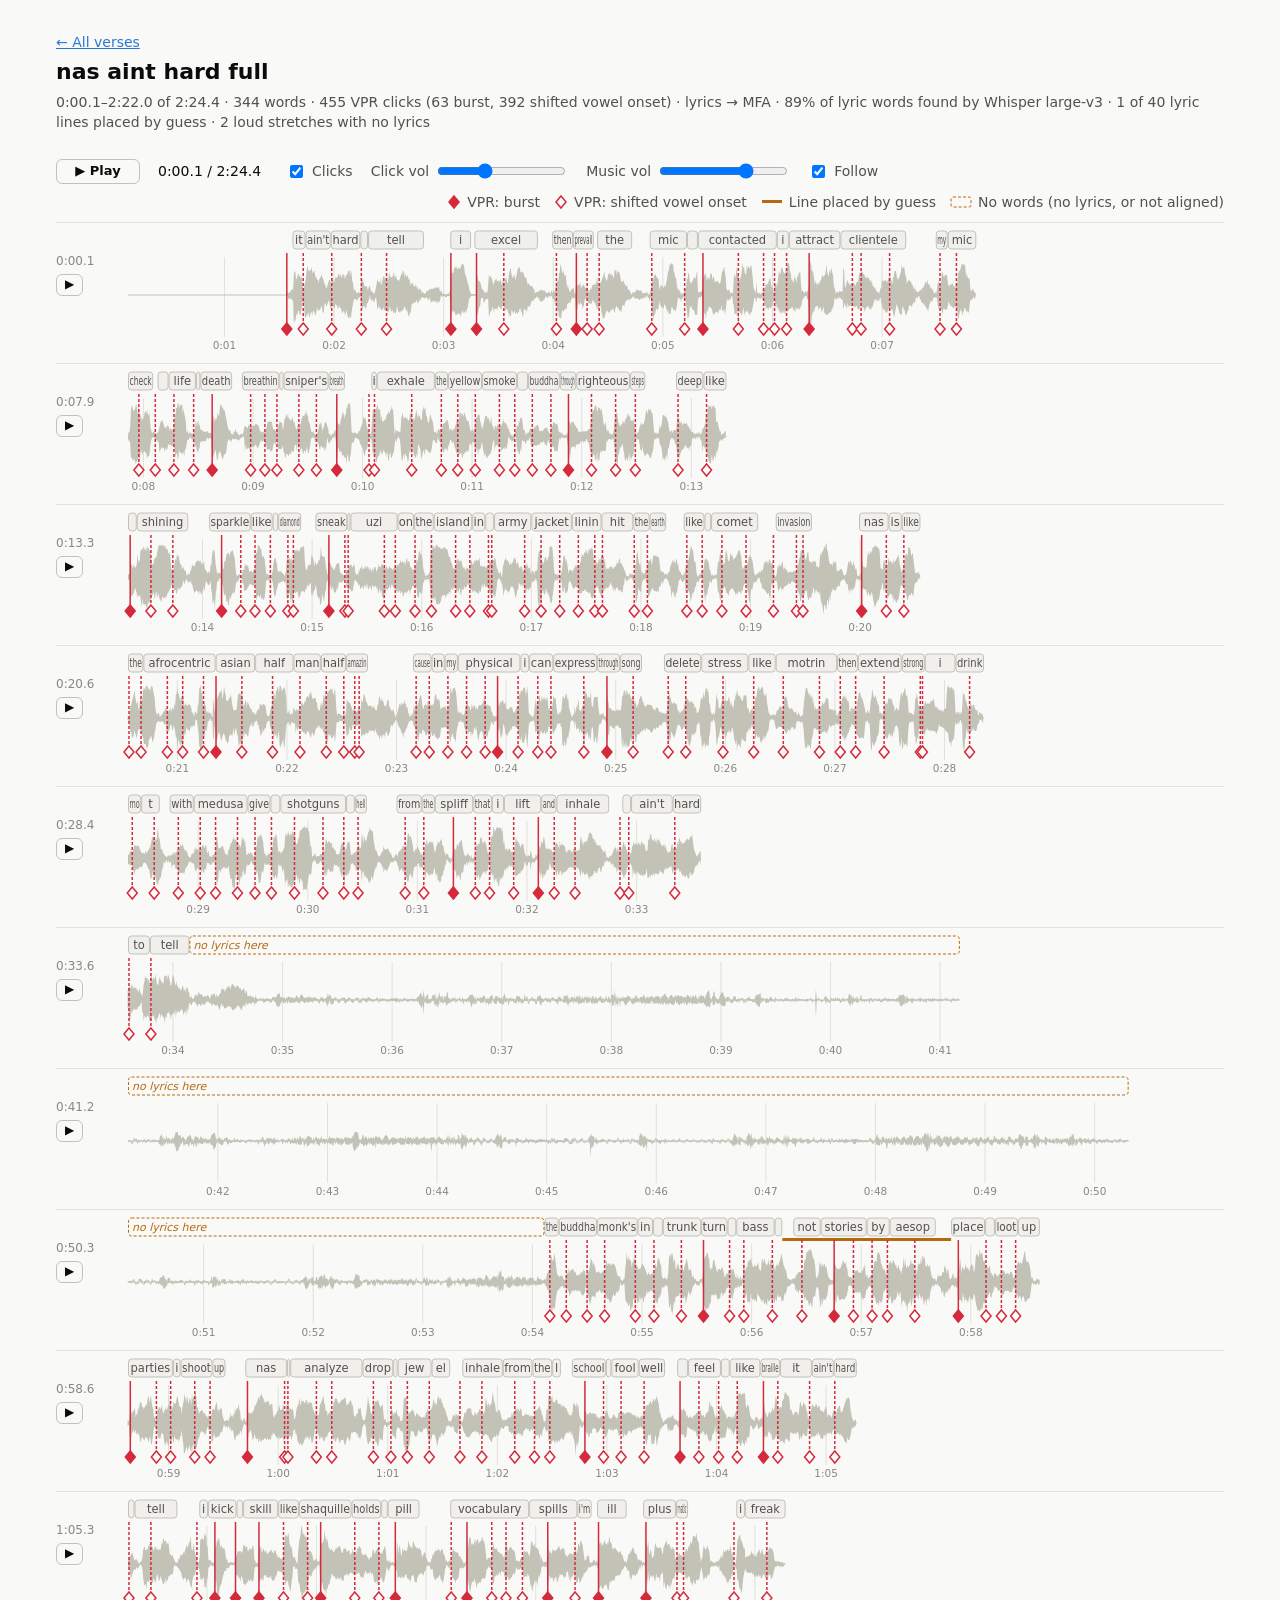
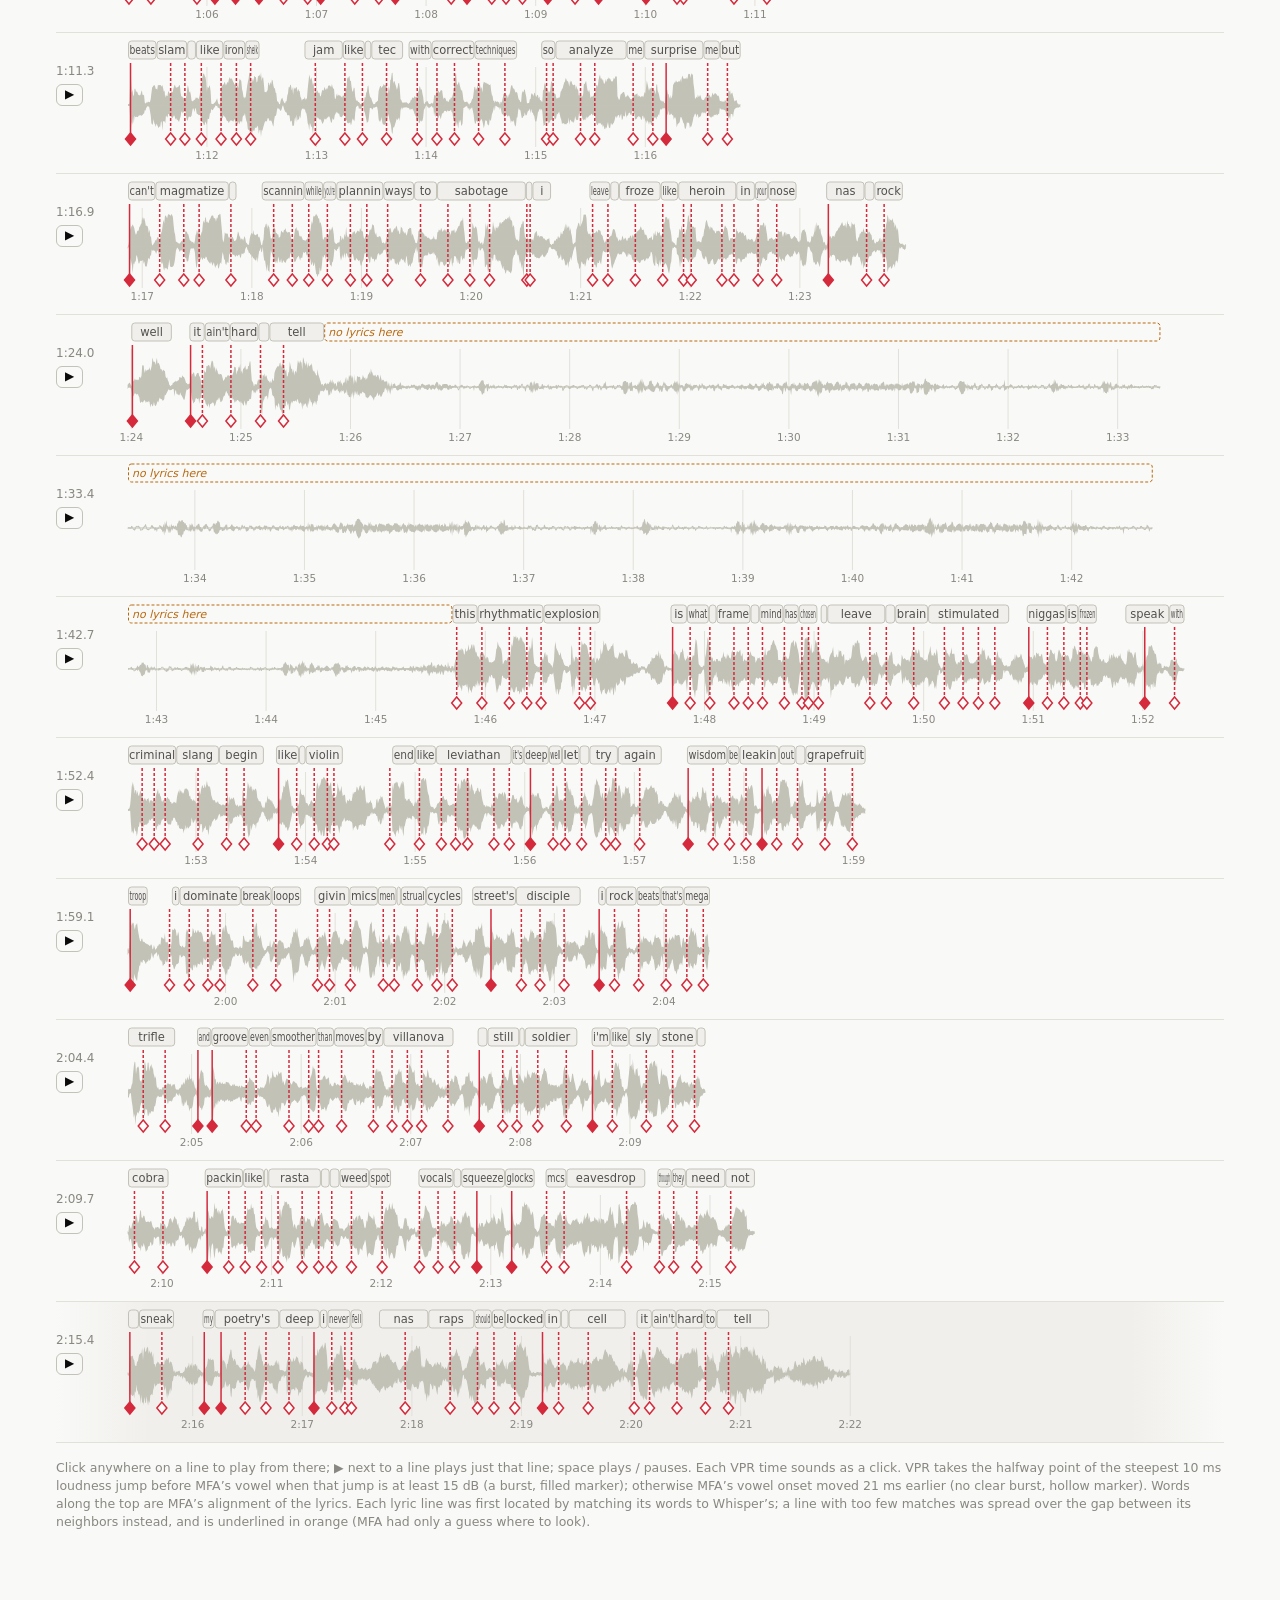
<file: out/verses/nas_aint_hard_full.html>
<!doctype html>
<html lang="en">
<head>
<meta charset="utf-8">
<meta name="viewport" content="width=device-width, initial-scale=1">
<title>nas aint hard full · VPR</title>
<style>

:root {
  color-scheme: light;
  --page: #f9f9f7; --surface: #fcfcfb; --border: rgba(11,11,11,0.10);
  --ink: #0b0b0b; --ink-2: #52514e; --muted: #898781;
  --grid: #e1e0d9; --axis: #c3c2b7; --wave: #c3c2b7; --word-band: #f0efec;
  --vpr: #d42a3c; --accent: #2a78d6; --warn: #b8690f;
}
@media (prefers-color-scheme: dark) {
  :root:not([data-theme="light"]) {
    color-scheme: dark;
    --page: #0d0d0d; --surface: #1a1a19; --border: rgba(255,255,255,0.10);
    --ink: #ffffff; --ink-2: #c3c2b7; --muted: #898781;
    --grid: #2c2c2a; --axis: #383835; --wave: #4a4a46; --word-band: #242422;
    --vpr: #f0485a; --accent: #3987e5; --warn: #e0973a;
  }
}
:root[data-theme="dark"] {
  color-scheme: dark;
  --page: #0d0d0d; --surface: #1a1a19; --border: rgba(255,255,255,0.10);
  --ink: #ffffff; --ink-2: #c3c2b7; --muted: #898781;
  --grid: #2c2c2a; --axis: #383835; --wave: #4a4a46; --word-band: #242422;
  --vpr: #f0485a; --accent: #3987e5; --warn: #e0973a;
}
* { box-sizing: border-box; }
body { margin: 0; background: var(--page); color: var(--ink);
  font: 14px/1.45 system-ui, -apple-system, "Segoe UI", sans-serif; }
main { max-width: 1200px; margin: 0 auto; padding: 32px 16px 64px; }
h1 { font-size: 22px; margin: 0 0 4px; }
.sub { color: var(--ink-2); margin: 0 0 16px; }
a { color: var(--accent); }

.bar { position: sticky; top: 0; z-index: 3; background: var(--page); padding: 10px 0;
  border-bottom: 1px solid var(--border); display: flex; flex-wrap: wrap; gap: 8px 18px;
  align-items: center; color: var(--ink-2); }
.bar label, .bar span { display: inline-flex; align-items: center; gap: 6px; }
button { font: inherit; font-size: 13px; color: var(--ink); background: transparent;
  border: 1px solid var(--axis); border-radius: 6px; padding: 2px 10px; cursor: pointer; }
button:hover { background: var(--word-band); }
#play { min-width: 84px; font-weight: 600; }
#time { font-variant-numeric: tabular-nums; color: var(--ink); min-width: 110px; }
.legend { margin-left: auto; display: flex; gap: 14px; flex-wrap: wrap; }
.line { display: grid; grid-template-columns: 64px 1fr; gap: 8px; align-items: start;
  padding: 6px 0; border-bottom: 1px solid var(--grid); }
.line.active { background: linear-gradient(90deg, transparent, var(--word-band) 8%, var(--word-band) 92%, transparent); }
.gutter { display: flex; flex-direction: column; gap: 4px; align-items: flex-start; padding-top: 24px;
  font-size: 12px; color: var(--muted); font-variant-numeric: tabular-nums; }
.gutter button { padding: 1px 8px; font-size: 12px; }
.plot svg { display: block; overflow: visible; cursor: pointer; }
.tip { position: fixed; pointer-events: none; z-index: 10; background: var(--surface); color: var(--ink);
  border: 1px solid var(--border); border-radius: 8px; padding: 8px 10px; font-size: 12.5px;
  box-shadow: 0 4px 16px rgba(0,0,0,0.12); display: none; min-width: 200px;
  font-variant-numeric: tabular-nums; }
.tip .t { font-weight: 600; margin-bottom: 4px; }
.tip .r { display: flex; color: var(--ink-2); }
.tip .r b { margin-left: auto; color: var(--ink); font-weight: 500; padding-left: 12px; }
.tip .st { color: var(--muted); margin-top: 4px; max-width: 320px; }
.note { color: var(--muted); font-size: 12.5px; margin-top: 16px; }
text { font-family: system-ui, -apple-system, "Segoe UI", sans-serif; }
@media (max-width: 600px) { .line { grid-template-columns: 1fr; } .gutter { flex-direction: row; padding-top: 0; } }
</style>
</head>
<body>
<main>
  <p class="sub" style="margin:0 0 4px"><a href="index.html">← All verses</a></p>
  <h1 id="title"></h1>
  <p class="sub" id="sub"></p>
  <div class="bar">
    <button id="play" type="button">▶ Play</button>
    <span id="time"></span>
    <label><input type="checkbox" id="clicks" checked> Clicks</label>
    <label>Click vol <input type="range" id="clickVol" min="0" max="1" step="0.05" value="0.35"></label>
    <label>Music vol <input type="range" id="musicVol" min="0" max="1" step="0.05" value="0.7"></label>
    <label><input type="checkbox" id="follow" checked> Follow</label>
    <div class="legend" id="legend"></div>
  </div>
  <div id="lines"></div>
  <p class="note">Click anywhere on a line to play from there; ▶ next to a line plays just that line;
    space plays / pauses. Each VPR time sounds as a click. VPR takes the halfway point of the steepest
    10 ms loudness jump before MFA’s vowel when that jump is at least <span id="jmin"></span> dB
    (a burst, filled marker); otherwise MFA’s vowel onset moved <span id="shift"></span> ms earlier
    (no clear burst, hollow marker). Words along the top are MFA’s alignment of the lyrics. Each lyric line was first located by
    matching its words to Whisper’s; a line with too few matches was spread over the gap between its
    neighbors instead, and is underlined in orange (MFA had only a guess where to look).</p>
</main>
<div class="tip" id="tip"></div>
<script>
const D = {"id":"nas_aint_hard_full","title":"nas aint hard full","audio":"../../full_verses/nas_aint_hard_full.wav","durationMs":144428.11791383222,"peaksPerS":150,"peaks":[[0,0],[0,0],[0,0],[0,0],[0,0],[0,0],[0,0],[0,0],[0,0],[0,0],[0,0],[0,0],[0,0],[0,0],[0,0],[0,0],[0,0],[0,0],[0,0],[0,0],[0,0],[0,0],[0,0],[0,0],[0,0],[0,0],[0,0],[0,0],[0,0],[0,0],[0,0],[0,0],[0,0],[0,0],[0,0],[0,0],[0,0],[0,0],[0,0],[0,0],[0,0],[0,0],[0,0],[0,0],[0,0],[0,0],[0,0],[0,0],[0,0],[0,0],[0,0],[0,0],[0,0],[0,0],[0,0],[0,0],[0,0],[0,0],[0,0],[0,0],[0,0],[0,0],[0,0],[0,0],[0,0],[0,0],[0,0],[0,0],[0,0],[0,0],[0,0],[0,0],[0,0],[0,0],[0,0],[0,0],[0,0],[0,0],[0,0],[0,0],[0,0],[0,0],[0,0],[0,0],[0,0],[0,0],[0,0],[0,0],[0,0],[0,0],[0,0],[0,0],[0,0],[0,0],[0,0],[0,0],[0,0],[0,0],[0,0],[0,0],[0,0],[0,0],[0,0],[0,0],[0,0],[0,0],[0,0],[0,0],[0,0],[0,0],[0,0],[0,0],[0,0],[0,0],[0,0],[0,0],[0,0],[0,0],[0,0],[0,0],[0,0],[0,0],[0,0],[0,0],[0,0],[0,0],[0,0],[0,0],[0,0],[0,0],[0,0],[0,0],[0,0],[0,0],[0,0],[0,0],[0,0],[0,0],[0,0],[0,0],[0,0],[0,0],[0,0],[0,0],[0,0],[0,0],[0,0],[0,0],[0,0],[0,0],[0,0],[0,0],[0,0],[0,0],[0,0],[0,0],[0,0],[0,0],[0,0],[0,0],[0,0],[0,0],[0,0],[0,0],[0,0],[0,0],[0,0],[0,0],[0,0],[0,0],[0,0],[0,0],[0,0],[0,0],[0,0],[0,0],[0,0],[0,0],[0,0],[0,0],[0,0],[0,0],[0,0],[0,0],[0,0],[0,0],[0,0],[0,0],[0,0],[0,0],[0,0],[0,0],[0,0],[0,0],[0,0],[0,0],[0,0],[0,0],[0,0],[0,0],[0,0],[0,0],[0,0],[0,0],[0,0],[0,0],[0,0],[0,0],[0,0],[0,0],[0,0],[0,0],[0,0],[0,0],[0,0],[0,0],[0,0],[0,0],[0,0],[0,0],[0,0],[0,0],[0,0],[0,0],[0,0],[0,0],[0,0],[0,0],[0,0],[0,0],[0,0],[0,0],[0,0],[0,0],[0,0],[-1,6],[0,7],[-5,6],[-12,4],[-10,9],[-13,5],[-5,14],[-13,13],[-14,15],[-16,13],[-79,55],[-66,64],[-70,60],[-55,42],[-49,42],[-51,52],[-42,57],[-41,49],[-53,52],[-54,44],[-42,51],[-30,42],[-15,28],[-22,13],[-24,20],[-58,32],[-60,37],[-54,56],[-57,70],[-47,78],[-47,61],[-60,65],[-56,63],[-45,65],[-43,74],[-56,63],[-45,56],[-40,62],[-45,65],[-51,53],[-55,46],[-43,46],[-31,40],[-42,40],[-40,31],[-39,43],[-39,46],[-32,48],[-27,55],[-42,45],[-49,43],[-45,37],[-22,29],[-23,28],[-27,20],[-31,17],[-22,26],[-18,31],[-14,40],[-23,38],[-38,37],[-31,27],[-33,49],[-28,44],[-31,41],[-34,30],[-33,39],[-22,47],[-26,45],[-28,46],[-35,48],[-37,58],[-27,48],[-33,53],[-35,55],[-39,45],[-49,48],[-46,58],[-41,52],[-44,52],[-55,41],[-48,49],[-38,56],[-50,52],[-60,62],[-61,63],[-56,66],[-58,48],[-62,67],[-46,57],[-32,37],[-25,32],[-12,13],[-11,12],[-10,16],[-11,8],[-13,5],[-15,5],[-9,6],[-4,9],[-8,5],[-4,6],[-29,35],[-33,45],[-39,40],[-27,35],[-31,29],[-31,21],[-34,24],[-36,22],[-20,24],[-24,12],[-15,17],[-11,23],[0,23],[-12,15],[-13,9],[-16,7],[-10,10],[-18,4],[-20,3],[-10,8],[-7,17],[-9,25],[-37,42],[-35,36],[-29,34],[-31,36],[-38,28],[-33,47],[-42,24],[-36,36],[-41,48],[-30,49],[-43,48],[-38,37],[-40,50],[-36,45],[-44,35],[-42,56],[-47,39],[-31,61],[-32,50],[-46,45],[-40,48],[-39,49],[-48,51],[-46,63],[-45,44],[-50,51],[-44,49],[-29,40],[-35,41],[-46,39],[-42,37],[-48,43],[-43,47],[-40,57],[-46,52],[-38,64],[-38,64],[-33,46],[-29,60],[-39,51],[-44,48],[-36,48],[-48,54],[-58,39],[-53,44],[-48,35],[-44,24],[-27,31],[-23,30],[-23,32],[-18,23],[-22,22],[-19,22],[-17,29],[-12,21],[-22,15],[-17,23],[-21,9],[-11,18],[-16,14],[-5,16],[-8,4],[-6,11],[-8,4],[-6,7],[-10,1],[-8,5],[-7,6],[-5,13],[-11,10],[-12,11],[-15,13],[-4,18],[-16,13],[-19,18],[-20,15],[-14,17],[-19,16],[-16,19],[-14,17],[-21,20],[-19,20],[-14,20],[-23,18],[-19,23],[-17,17],[-15,8],[-4,12],[-1,9],[-6,5],[-3,3],[-3,4],[-3,3],[-5,1],[-5,-1],[-6,2],[-3,4],[-3,3],[-3,4],[-1,7],[-18,17],[-67,71],[-44,59],[-40,58],[-49,57],[-41,67],[-44,72],[-53,72],[-52,77],[-53,70],[-49,67],[-50,73],[-47,69],[-50,69],[-59,74],[-42,74],[-52,84],[-39,81],[-46,80],[-48,77],[-45,58],[-41,52],[-47,47],[-37,41],[-33,31],[-20,28],[-9,16],[-8,9],[-4,4],[-2,3],[-1,2],[-2,2],[-2,2],[-2,1],[0,1],[-1,2],[-38,48],[-50,52],[-51,41],[-37,36],[-31,36],[-28,32],[-11,29],[-7,20],[-8,15],[-9,12],[-23,13],[-18,4],[-14,7],[-10,10],[-11,5],[-9,8],[-12,27],[-57,54],[-51,47],[-43,51],[-44,43],[-39,46],[-30,35],[-37,28],[-45,31],[-36,39],[-36,40],[-34,45],[-40,34],[-37,38],[-28,38],[-33,34],[-31,37],[-36,43],[-39,29],[-29,30],[-30,41],[-28,34],[-33,32],[-34,37],[-44,44],[-36,46],[-36,32],[-43,31],[-50,50],[-52,59],[-55,69],[-57,68],[-38,53],[-42,49],[-49,43],[-47,54],[-40,53],[-47,39],[-50,46],[-45,54],[-51,63],[-45,73],[-44,70],[-37,75],[-35,61],[-44,58],[-44,60],[-57,62],[-55,59],[-34,52],[-39,48],[-40,44],[-39,47],[-46,36],[-31,27],[-30,33],[-29,26],[-33,27],[-24,23],[-19,22],[-14,25],[-15,20],[-16,16],[-8,15],[-11,3],[-8,7],[-5,8],[-4,7],[-6,9],[-9,7],[-9,14],[-18,13],[-17,11],[-17,16],[-15,12],[-17,10],[-12,13],[-11,13],[-7,7],[-3,8],[-5,5],[-7,5],[-8,5],[-3,10],[-2,8],[-5,1],[-1,10],[-2,12],[-10,5],[-11,7],[-11,15],[-19,6],[-24,21],[-22,32],[-47,34],[-37,36],[-44,38],[-61,55],[-55,62],[-64,82],[-58,75],[-42,59],[-40,57],[-45,66],[-40,53],[-36,49],[-38,55],[-37,36],[-25,18],[-22,28],[-21,17],[-19,12],[-22,7],[-16,10],[-10,16],[-8,15],[-5,18],[-11,18],[-7,4],[-8,3],[-45,24],[-46,34],[-38,23],[-21,28],[-23,25],[-27,29],[-17,34],[-25,14],[-22,24],[-37,23],[-32,27],[-26,27],[-12,21],[-7,18],[-14,19],[-9,21],[-11,18],[-20,12],[-22,6],[-21,14],[-23,18],[-23,14],[-21,23],[-11,27],[-15,28],[-20,26],[-20,28],[-26,30],[-29,31],[-38,50],[-32,33],[-39,31],[-28,30],[-35,33],[-24,32],[-47,37],[-53,42],[-64,47],[-59,56],[-61,63],[-53,44],[-46,44],[-43,36],[-40,40],[-46,52],[-46,55],[-46,59],[-41,53],[-42,57],[-37,51],[-39,54],[-35,47],[-43,43],[-47,68],[-36,62],[-30,70],[-29,51],[-34,64],[-34,61],[-40,59],[-42,58],[-39,45],[-49,33],[-34,36],[-26,35],[-26,40],[-31,30],[-22,30],[-16,23],[-14,22],[-16,29],[-12,13],[-12,15],[-11,14],[-13,9],[-9,5],[-9,0],[-7,3],[-2,10],[-6,6],[-6,6],[-10,9],[-11,10],[-8,14],[-9,15],[-9,11],[-12,12],[-13,11],[-12,13],[-8,12],[-11,10],[-9,4],[-6,5],[-10,4],[-4,7],[-7,5],[-7,4],[1,9],[-4,6],[-8,-2],[-7,1],[-19,5],[-7,10],[-9,21],[-52,24],[-45,42],[-67,41],[-54,54],[-52,50],[-45,56],[-36,47],[-37,46],[-40,45],[-35,43],[-16,14],[-24,19],[-28,25],[-32,26],[-33,22],[-33,22],[-36,18],[-24,28],[-27,20],[-30,26],[-37,36],[-47,44],[-38,61],[-49,63],[-50,76],[-51,80],[-45,82],[-31,84],[-32,79],[-37,83],[-41,59],[-38,59],[-43,43],[-40,49],[-32,28],[-16,19],[-7,11],[-6,17],[-11,10],[-10,8],[-19,-2],[-9,7],[-9,3],[-6,3],[-5,6],[-15,19],[-12,16],[-28,21],[-44,47],[-64,40],[-60,59],[-53,55],[-28,33],[-34,33],[-26,29],[-38,38],[-39,35],[-38,44],[-43,46],[-52,48],[-53,40],[-53,57],[-52,64],[-15,11],[-8,6],[-5,6],[-6,9],[-5,8],[-1,10],[-6,10],[-38,47],[-51,41],[-49,56],[-48,51],[-64,59],[-38,38],[-45,42],[-41,49],[-28,44],[-33,39],[-33,55],[-34,56],[-36,56],[-45,39],[-54,49],[-47,46],[-50,34],[-47,35],[-43,37],[-45,34],[-46,38],[-49,32],[-36,32],[-40,29],[-40,35],[-25,46],[-40,63],[-41,62],[-44,71],[-34,73],[-53,57],[-41,48],[-22,18],[-9,12],[-14,12],[-14,15],[-13,13],[-9,7],[-10,4],[-3,6],[-4,6],[-22,5],[-28,42],[-49,55],[-48,45],[-51,54],[-53,76],[-35,50],[-81,59],[-39,51],[-45,35],[-47,46],[-48,47],[-56,64],[-47,85],[-32,70],[-44,75],[-54,59],[-42,55],[-44,53],[-44,80],[-39,69],[-49,75],[-46,73],[-56,68],[-49,76],[-45,79],[-44,63],[-31,46],[-23,21],[-6,14],[-8,11],[-12,4],[-20,33],[-5,10],[-7,5],[-10,3],[-8,6],[-8,4],[-12,1],[-7,6],[-5,5],[-16,13],[-14,22],[-26,17],[-25,19],[-37,31],[-34,26],[-32,28],[-40,31],[-35,37],[-31,44],[-35,43],[-35,27],[-30,23],[-27,21],[-13,8],[-22,8],[-13,26],[-37,29],[-19,33],[-35,20],[-31,32],[-45,46],[-32,65],[-49,56],[-44,55],[-50,69],[-40,74],[-49,69],[-46,60],[-38,58],[-53,55],[-45,65],[-40,60],[-46,74],[-41,85],[-43,85],[-37,80],[-37,52],[-34,63],[-35,40],[-30,41],[-36,32],[-41,34],[-39,50],[-48,38],[-30,47],[-40,29],[-35,55],[-34,43],[-39,59],[-38,57],[-28,64],[-36,32],[-22,7],[-12,14],[-11,9],[-7,8],[-4,4],[-1,10],[-2,9],[-8,6],[-12,12],[-13,12],[-48,36],[-77,84],[-73,89],[-77,78],[-54,64],[-49,63],[-43,58],[-44,44],[-36,28],[-31,38],[-29,28],[-29,33],[-29,23],[-41,34],[-35,28],[-32,35],[-33,39],[-40,42],[-46,53],[-36,52],[-29,46],[-47,52],[-48,52],[-52,66],[-53,80],[-50,60],[-53,54],[-48,48],[-46,69],[-44,56],[-48,66],[-38,72],[-36,58],[-32,52],[-26,25],[-7,18],[-8,9],[-14,2],[-10,10],[-9,7],[-6,6],[-12,8],[-4,11],[-7,9],[-11,9],[-12,9],[-11,8],[-38,71],[-30,66],[-19,23],[-31,19],[-27,27],[-40,35],[-18,40],[-32,29],[-26,33],[-31,26],[-26,27],[-30,29],[-30,29],[-27,31],[-30,30],[-30,33],[-33,24],[-30,26],[-27,35],[-36,35],[-33,33],[-40,46],[-36,61],[-34,50],[-26,62],[-32,63],[-33,60],[-36,56],[-30,55],[-45,53],[-38,47],[-32,44],[-34,45],[-26,49],[-35,44],[-29,46],[-37,37],[-38,41],[-39,29],[-30,39],[-32,27],[-23,19],[-18,24],[-12,18],[-11,18],[-19,9],[-8,11],[-18,5],[-14,9],[-16,3],[-8,10],[-6,19],[-21,16],[-27,42],[-41,36],[-34,35],[-40,39],[-40,36],[-49,41],[-44,36],[-47,32],[-40,40],[-35,42],[-34,48],[-36,51],[-41,42],[-38,38],[-36,27],[-44,46],[-55,48],[-57,63],[-45,63],[-34,63],[-23,50],[-31,42],[-34,41],[-41,44],[-49,49],[-50,57],[-53,61],[-51,83],[-30,67],[-32,72],[-39,75],[-40,65],[-52,52],[-53,47],[-49,30],[-43,34],[-39,40],[-27,39],[-27,37],[-28,36],[-30,33],[-31,26],[-24,26],[-20,15],[-18,24],[-23,10],[-9,17],[-6,10],[-7,8],[-8,8],[-3,7],[-2,12],[-12,10],[-12,16],[-22,11],[-18,20],[-22,18],[-27,23],[-22,25],[-31,34],[-31,35],[-35,27],[-37,42],[-45,30],[-32,27],[-25,28],[-19,21],[-16,16],[-16,19],[-18,14],[-6,11],[-9,5],[-6,3],[-5,9],[-10,2],[-4,13],[-23,27],[-39,39],[-31,33],[-33,23],[-38,25],[-39,34],[-40,62],[-54,60],[-35,50],[-38,48],[-36,52],[-39,54],[-40,52],[-36,52],[-28,32],[-17,25],[-21,23],[-29,27],[-26,29],[-30,27],[-31,31],[-32,28],[-37,22],[-32,24],[-29,18],[-32,29],[-43,25],[-40,29],[-62,52],[-60,62],[-47,64],[-43,66],[-36,74],[-46,83],[-55,80],[-41,79],[-45,83],[-33,79],[-35,74],[-41,46],[-46,59],[-41,47],[-47,43],[-44,45],[-24,41],[-13,11],[-14,12],[-10,12],[-11,15],[-4,16],[-10,7],[-8,7],[-6,6],[-8,5],[-12,9],[-13,11],[-20,27],[-58,68],[-56,78],[-63,81],[-61,66],[-66,66],[-58,70],[-75,73],[-66,85],[-71,77],[-64,54],[-58,81],[-54,63],[-67,59],[-46,55],[-34,50],[-47,41],[-48,46],[-41,46],[-40,52],[-40,63],[-45,66],[-44,58],[-57,69],[-55,58],[-51,53],[-52,66],[-38,44],[-17,19],[-9,13],[-6,8],[-3,10],[-5,12],[-2,11],[-12,6],[-9,7],[-12,5],[-11,10],[-15,7],[-16,15],[-42,22],[-38,32],[-35,39],[-27,39],[-33,43],[-30,35],[-31,29],[-42,23],[-29,20],[-40,27],[-33,20],[-34,29],[-20,27],[-25,23],[-24,12],[-21,22],[-25,19],[-28,15],[-26,16],[-19,19],[-32,31],[-36,54],[-59,56],[-44,74],[-48,74],[-62,87],[-56,86],[-35,71],[-44,82],[-44,82],[-42,81],[-52,84],[-44,57],[-42,73],[-54,58],[-33,51],[-37,39],[-24,10],[-12,11],[-10,14],[-10,4],[-6,10],[-2,9],[-6,6],[-8,8],[-8,6],[-9,6],[-17,11],[-18,16],[-29,26],[-24,43],[-37,25],[-39,35],[-46,42],[-34,25],[-30,33],[-13,17],[-16,17],[-17,16],[-12,13],[-15,12],[-13,12],[-13,12],[-14,12],[-13,9],[-3,12],[-5,14],[-10,8],[-5,8],[-4,9],[-7,8],[-8,5],[-36,40],[-59,39],[-54,57],[-46,36],[-43,47],[-36,43],[-52,44],[-63,51],[-62,63],[-45,53],[-42,55],[-40,82],[-46,83],[-54,79],[-58,75],[-63,74],[-50,67],[-49,68],[-48,61],[-45,49],[-35,42],[-17,28],[-12,22],[-8,14],[-12,15],[-10,15],[-17,6],[-12,6],[-6,5],[-9,2],[-7,13],[-9,10],[-6,20],[-10,10],[-7,12],[-11,6],[-10,6],[-13,0],[-8,3],[-6,6],[-6,4],[-2,8],[-4,3],[2,10],[-7,23],[-42,26],[-23,26],[-32,23],[-36,22],[-32,20],[-30,31],[-35,26],[-32,24],[-36,28],[-28,27],[-27,24],[-29,27],[-30,27],[-26,27],[-25,30],[-22,33],[-26,32],[-34,28],[-30,29],[-27,26],[-21,17],[-16,12],[-9,12],[-14,10],[-16,9],[-11,10],[-13,14],[-17,8],[-26,14],[-19,24],[-35,20],[-37,39],[-34,35],[-39,39],[-32,39],[-42,37],[-39,38],[-40,37],[-34,23],[-23,16],[-16,20],[-22,16],[-23,13],[-12,14],[-18,20],[-29,22],[-35,28],[-33,34],[-35,38],[-35,37],[-33,34],[-33,34],[-22,16],[-43,23],[-45,46],[-55,42],[-58,54],[-44,57],[-48,46],[-48,61],[-54,44],[-46,48],[-46,38],[-48,45],[-37,41],[-43,51],[-40,42],[-40,34],[-25,39],[-23,25],[-23,17],[-41,19],[-18,30],[-35,19],[-26,23],[-26,26],[-38,29],[-34,40],[-31,46],[-42,54],[-48,53],[-39,53],[-39,57],[-44,60],[-37,68],[-26,51],[-42,59],[-48,41],[-36,35],[-30,32],[-12,18],[-5,12],[-5,9],[-4,10],[-1,13],[-7,8],[-14,1],[-10,1],[-14,-1],[-14,8],[-19,11],[-22,22],[-34,32],[-35,29],[-25,38],[-28,30],[-30,12],[-32,23],[-29,21],[-41,32],[-28,38],[-39,33],[-18,34],[-4,23],[-15,21],[-20,4],[-19,6],[-12,5],[-13,-3],[-8,3],[-3,7],[-6,5],[-4,9],[3,14],[-8,14],[-26,21],[-62,41],[-41,35],[-29,30],[-38,33],[-43,27],[-40,40],[-41,47],[-51,56],[-51,65],[-50,60],[-55,45],[-58,58],[-55,54],[-73,75],[-54,73],[-47,84],[-66,83],[-71,88],[-56,85],[-46,53],[-22,12],[-17,9],[-17,7],[-17,7],[-9,11],[-4,9],[-6,6],[-4,8],[-8,6],[-10,7],[-7,16],[-15,11],[-22,20],[-23,24],[-32,31],[-29,30],[-40,48],[-46,51],[-56,42],[-38,50],[-35,37],[-36,25],[-25,17],[-13,13],[-7,12],[-8,3],[-7,5],[-9,11],[-21,38],[-49,67],[-45,70],[-51,63],[-62,67],[-54,68],[-73,71],[-60,82],[-56,78],[-51,68],[-53,70],[-36,71],[-42,40],[-46,55],[-49,38],[-42,40],[-35,37],[-43,45],[-42,40],[-55,47],[-47,55],[-40,57],[-62,61],[-67,66],[-47,57],[-43,69],[-56,69],[-58,79],[-51,69],[-44,67],[-42,31],[-22,2],[-6,21],[-19,8],[-11,15],[-5,14],[1,13],[-7,9],[-8,11],[-23,12],[-55,49],[-67,54],[-61,61],[-44,47],[-63,44],[-46,52],[-49,47],[-53,46],[-56,50],[-69,40],[-64,40],[-44,45],[-36,58],[-43,61],[-45,70],[-46,48],[-30,41],[-49,49],[-51,41],[-55,52],[-59,64],[-45,69],[-58,47],[-24,61],[-23,49],[-29,54],[-34,48],[-53,42],[-62,43],[-48,67],[-38,71],[-39,79],[-52,68],[-33,77],[-35,53],[-39,54],[-37,40],[-42,34],[-44,36],[-44,53],[-44,57],[-40,49],[-27,42],[-14,40],[-11,28],[-10,9],[-13,11],[-19,12],[-19,8],[-17,5],[-2,19],[-10,17],[-15,14],[-13,19],[-20,18],[-34,19],[-38,16],[-35,34],[-46,31],[-37,34],[-30,35],[-35,38],[-34,43],[-43,42],[-29,38],[-24,29],[-19,11],[-10,21],[-11,15],[-14,19],[-20,12],[-13,16],[-20,20],[-29,19],[-32,26],[-43,32],[-48,46],[-38,39],[-57,39],[-50,42],[-46,61],[-47,62],[-43,59],[-54,52],[-60,62],[-47,50],[-48,58],[-44,62],[-40,51],[-45,46],[-37,39],[-40,40],[-42,41],[-25,30],[-18,21],[-24,10],[-25,16],[-16,13],[-15,19],[-19,12],[-18,12],[-34,33],[-34,43],[-37,49],[-30,50],[-52,55],[-38,57],[-35,55],[-34,40],[-30,33],[-19,25],[-20,19],[-38,25],[-41,35],[-54,44],[-46,54],[-53,52],[-60,54],[-56,47],[-50,42],[-54,50],[-47,32],[-47,37],[-42,53],[-34,31],[-21,28],[-12,23],[-12,13],[-40,26],[-25,28],[-27,19],[-21,26],[-24,30],[-31,26],[-28,24],[-29,25],[-27,30],[-42,25],[-34,39],[-36,31],[-30,46],[-36,35],[-28,33],[-33,37],[-35,29],[-25,29],[-14,19],[3,21],[-7,11],[-8,9],[-11,1],[-13,3],[-12,-1],[-14,-1],[-11,6],[-7,5],[-1,13],[-3,11],[-23,26],[-40,27],[-41,25],[-47,38],[-49,36],[-32,48],[-42,48],[-19,47],[-9,36],[-15,17],[-13,15],[-14,16],[-23,3],[-18,4],[-11,9],[-12,7],[-12,10],[-9,9],[0,19],[-21,20],[-23,19],[-23,18],[-22,23],[-28,17],[-25,21],[-23,26],[-27,24],[-25,26],[-25,29],[-22,30],[-22,24],[-24,13],[-19,13],[-16,13],[-16,14],[-19,12],[-15,17],[-13,15],[-18,21],[-24,19],[-23,25],[-26,19],[-18,22],[-9,12],[-16,12],[-21,5],[-19,9],[-37,26],[-27,24],[-29,26],[-27,39],[-33,34],[-40,34],[-41,32],[-38,32],[-40,29],[-42,33],[-22,16],[-9,9],[-5,11],[-10,7],[-4,10],[-2,7],[-6,5],[-5,2],[-6,0],[-4,4],[-6,0],[-2,7],[-12,1],[-27,14],[-51,50],[-45,39],[-64,34],[-36,29],[-31,38],[-28,36],[-29,39],[-28,34],[-28,33],[-35,26],[-23,28],[-23,20],[-21,21],[-23,14],[-20,10],[-21,11],[-18,11],[-13,12],[-16,9],[-11,14],[-20,9],[-12,15],[-16,11],[-16,13],[-9,12],[-7,12],[-16,16],[-16,16],[-21,20],[-38,18],[-37,37],[-50,39],[-48,69],[-58,60],[-47,68],[-48,70],[-57,80],[-66,81],[-60,78],[-40,63],[-71,69],[-60,77],[-65,74],[-44,73],[-39,66],[-45,74],[-37,59],[-39,49],[-40,32],[-39,27],[-40,35],[-36,33],[-11,13],[-16,12],[-9,19],[-9,12],[-8,6],[-7,8],[-12,3],[-8,7],[-10,3],[-3,9],[-18,19],[-33,43],[-67,61],[-62,50],[-67,68],[-84,55],[-46,36],[-48,32],[-34,24],[-29,28],[-31,33],[-24,27],[-20,40],[-36,38],[-45,31],[-64,40],[-66,47],[-55,45],[-63,51],[-65,62],[-54,52],[-44,50],[-71,56],[-53,40],[-61,41],[-51,39],[-55,43],[-44,42],[-28,28],[-11,21],[-4,16],[-10,3],[-8,7],[-10,10],[-8,11],[-20,24],[-37,27],[-34,37],[-42,28],[-25,34],[-41,29],[-44,34],[-51,41],[-56,51],[-48,68],[-47,66],[-44,58],[-51,68],[-47,72],[-59,66],[-58,74],[-56,64],[-45,61],[-43,58],[-32,36],[-11,11],[-9,6],[-7,10],[-7,5],[-4,9],[-8,5],[-4,7],[-8,19],[-24,28],[-24,21],[-30,28],[-42,39],[-65,56],[-57,55],[-57,51],[-68,56],[-54,48],[-49,51],[-63,40],[-32,41],[-33,25],[-24,14],[-10,10],[-9,13],[-4,16],[-8,7],[-5,14],[-9,15],[-12,16],[-23,16],[-21,15],[-37,27],[-58,63],[-62,40],[-48,53],[-61,34],[-44,37],[-44,31],[-34,42],[-38,25],[-31,35],[-34,32],[-25,33],[-24,31],[-27,34],[-33,33],[-30,27],[-30,27],[-40,18],[-26,23],[-28,15],[-23,10],[-7,12],[-5,11],[-8,7],[-4,7],[-4,6],[-10,4],[-2,7],[-2,10],[-10,3],[1,9],[0,10],[-7,5],[-12,4],[-14,7],[-44,19],[-25,17],[-27,24],[-29,27],[-33,32],[-35,60],[-47,51],[-54,60],[-57,82],[-67,75],[-70,79],[-74,78],[-67,81],[-49,70],[-62,79],[-68,79],[-56,80],[-51,74],[-60,74],[-35,35],[-50,38],[-37,38],[-30,28],[-13,20],[-15,11],[-8,14],[-12,2],[-13,5],[-8,6],[-8,6],[-5,9],[-5,13],[-4,11],[-7,5],[-7,7],[-4,7],[-35,16],[-47,34],[-52,32],[-49,22],[-45,35],[-42,23],[-33,31],[-29,24],[-36,26],[-44,35],[-56,63],[-47,37],[-51,48],[-48,38],[-53,69],[-71,71],[-78,72],[-55,74],[-71,82],[-73,70],[-71,78],[-72,73],[-77,68],[-82,82],[-72,78],[-67,77],[-66,70],[-66,70],[-57,63],[-57,44],[-50,32],[-46,34],[-39,35],[-52,50],[-60,46],[-40,54],[-40,53],[-56,65],[-48,74],[-43,83],[-57,84],[-58,83],[-63,83],[-66,84],[-51,83],[-53,83],[-57,81],[-54,83],[-52,81],[-57,73],[-49,74],[-44,74],[-41,64],[-38,59],[-32,67],[-31,52],[-23,24],[-19,20],[-25,18],[-24,22],[-35,20],[-36,42],[-33,47],[-43,44],[-44,62],[-30,53],[-28,57],[-35,50],[-31,36],[-28,32],[-28,32],[-25,19],[-16,25],[-8,26],[-17,18],[-18,18],[-7,16],[-6,5],[-10,2],[-12,10],[-16,7],[-12,6],[-15,14],[-8,17],[-19,24],[-20,35],[-29,28],[-37,29],[-43,29],[-39,34],[-36,38],[-35,42],[-40,43],[-35,42],[-47,45],[-37,38],[-39,45],[-46,38],[-44,32],[-38,37],[-25,34],[-37,44],[-34,23],[-16,19],[-11,17],[-14,13],[-18,9],[-21,14],[-21,14],[-18,8],[-10,33],[-35,31],[-44,56],[-73,70],[-65,69],[-59,73],[-88,57],[-45,33],[-33,21],[-11,10],[-12,9],[-12,13],[-4,11],[-2,8],[-5,10],[-12,31],[-20,46],[-24,20],[-42,23],[-50,43],[-42,40],[-50,49],[-66,60],[-62,61],[-74,64],[-75,64],[-49,53],[-60,64],[-53,67],[-46,68],[-43,71],[-43,65],[-36,57],[-45,49],[-30,29],[-15,10],[-12,3],[-13,2],[-9,6],[-5,7],[0,7],[-4,4],[-6,2],[-4,6],[-18,18],[-16,19],[-36,19],[-37,37],[-34,31],[-35,30],[-32,28],[-26,33],[-25,24],[-21,13],[-17,16],[-19,14],[-20,17],[-23,12],[-21,13],[-21,19],[-24,21],[-22,26],[-47,72],[-62,59],[-52,69],[-48,84],[-48,84],[-55,80],[-47,74],[-53,76],[-60,64],[-54,50],[-60,56],[-60,54],[-56,47],[-36,31],[-9,11],[-10,6],[-8,9],[-8,5],[-10,4],[-5,8],[-8,4],[-6,6],[-6,7],[-15,17],[-29,34],[-46,47],[-52,46],[-49,53],[-36,40],[-31,32],[-22,14],[-14,13],[-17,17],[-13,13],[-15,15],[-12,15],[-11,10],[-12,9],[-9,8],[-15,1],[-16,8],[-9,12],[-55,43],[-58,52],[-56,49],[-45,47],[-42,51],[-54,41],[-70,51],[-56,46],[-62,34],[-62,51],[-45,63],[-35,70],[-43,72],[-42,66],[-39,74],[-38,71],[-46,68],[-57,67],[-51,71],[-48,77],[-35,78],[-41,80],[-36,78],[-37,82],[-41,80],[-40,43],[-31,24],[-32,18],[-25,19],[-20,25],[-25,35],[-21,30],[-16,31],[-17,33],[-51,60],[-40,51],[-51,54],[-39,42],[-34,27],[-33,43],[-20,36],[-31,31],[-47,34],[-54,37],[-56,46],[-52,43],[-74,54],[-71,82],[-64,57],[-45,55],[-54,53],[-65,53],[-54,55],[-38,43],[-35,25],[-14,16],[-9,7],[-8,4],[-33,39],[-17,40],[-24,35],[-32,32],[-33,23],[-25,27],[-31,20],[-40,18],[-39,22],[-43,27],[-36,32],[-26,34],[-36,37],[-21,36],[-12,36],[-13,13],[-15,11],[-14,9],[-15,7],[-9,6],[-10,5],[-9,4],[-7,5],[-5,8],[-28,21],[-15,17],[-36,12],[-35,28],[-31,30],[-33,31],[-34,34],[-39,31],[-37,25],[-34,26],[-19,34],[-10,31],[-8,14],[-9,7],[-14,6],[-12,9],[-24,4],[-19,22],[-20,13],[-32,25],[-31,22],[-26,32],[-23,20],[-33,23],[-28,19],[-20,27],[-22,29],[-33,19],[-14,30],[-26,25],[-32,25],[-30,16],[-21,27],[-28,19],[-36,12],[-25,22],[-20,21],[-30,14],[-22,25],[-26,27],[-21,25],[-32,12],[-25,21],[-40,21],[-43,35],[-31,26],[-35,28],[-45,26],[-32,35],[-53,31],[-52,34],[-61,25],[-41,24],[-46,25],[-40,24],[-29,31],[-34,18],[-29,27],[-30,20],[-21,31],[-33,24],[-27,24],[-18,22],[-22,18],[-27,23],[-29,23],[-33,29],[-33,22],[-41,26],[-30,32],[-39,33],[-42,28],[-34,38],[-39,34],[-45,45],[-36,37],[-38,41],[-50,40],[-51,36],[-40,44],[-43,30],[-39,39],[-45,49],[-37,48],[-40,36],[-33,42],[-34,42],[-48,31],[-33,23],[-32,27],[-25,18],[-23,21],[-27,17],[-17,30],[-24,24],[-27,27],[-29,50],[-50,38],[-52,49],[-56,66],[-39,69],[-42,61],[-40,60],[-48,59],[-33,46],[-16,25],[-13,16],[-6,9],[-6,2],[-11,0],[-4,7],[-6,4],[-7,7],[-6,9],[-20,16],[-45,64],[-62,70],[-55,69],[-57,79],[-54,82],[-65,79],[-53,73],[-56,82],[-71,84],[-72,85],[-72,79],[-68,79],[-73,79],[-68,77],[-65,73],[-55,75],[-47,77],[-50,72],[-48,76],[-47,80],[-48,77],[-57,74],[-46,73],[-43,73],[-48,65],[-40,54],[-38,53],[-46,51],[-32,38],[-28,38],[-34,28],[-32,22],[-27,22],[-29,24],[-28,21],[-36,34],[-39,38],[-33,48],[-45,47],[-29,40],[-30,43],[-46,43],[-48,43],[-30,39],[-33,28],[-35,22],[-27,27],[-24,21],[-30,17],[-28,25],[-22,22],[-17,25],[-21,19],[-21,25],[-30,23],[-34,39],[-32,45],[-35,37],[-43,31],[-37,37],[-37,44],[-35,39],[-42,44],[-41,46],[-40,42],[-43,43],[-46,45],[-35,53],[-39,28],[-38,29],[-25,31],[-18,28],[-28,27],[-25,28],[-15,31],[-27,25],[-26,23],[-25,29],[-23,32],[-28,22],[-32,33],[-42,44],[-49,38],[-44,46],[-51,40],[-41,48],[-49,44],[-47,45],[-57,51],[-49,48],[-36,33],[-17,21],[-6,21],[-5,11],[-4,9],[-6,11],[-10,15],[-16,1],[-19,-2],[-30,26],[-52,32],[-36,44],[-35,44],[-27,52],[-38,43],[-35,45],[-39,42],[-42,39],[-36,32],[-33,32],[-24,41],[-27,31],[-23,38],[-32,40],[-26,50],[-43,48],[-51,51],[-56,40],[-44,33],[-34,40],[-32,34],[-14,28],[-18,22],[-20,27],[-27,26],[-18,29],[-22,18],[-25,12],[-16,24],[-34,28],[-32,30],[-43,29],[-30,39],[-31,28],[-37,24],[-29,22],[-31,26],[-30,13],[-19,5],[-9,18],[-13,15],[-13,14],[-10,6],[-1,20],[-10,14],[-6,17],[-19,18],[-60,49],[-74,64],[-89,71],[-62,64],[-68,71],[-65,42],[-37,42],[-34,35],[-44,36],[-46,47],[-44,52],[-28,53],[-37,44],[-46,42],[-37,53],[-51,54],[-52,80],[-70,80],[-64,80],[-71,81],[-51,74],[-39,54],[-18,22],[-9,8],[-9,7],[-5,9],[-12,3],[-7,7],[-6,5],[-2,8],[-11,1],[-7,4],[-8,11],[-26,17],[-40,36],[-40,54],[-23,55],[-36,56],[-45,38],[-41,48],[-40,36],[-34,22],[-15,8],[-11,19],[-12,17],[-14,20],[-20,15],[-23,19],[-31,12],[-30,22],[-30,23],[-25,33],[-27,25],[-27,31],[-25,32],[-31,32],[-32,29],[-44,32],[-45,39],[-43,43],[-43,61],[-35,57],[-39,54],[-36,61],[-35,66],[-31,63],[-38,72],[-39,66],[-39,60],[-44,67],[-41,76],[-40,69],[-44,72],[-54,77],[-55,75],[-56,73],[-53,59],[-46,41],[-40,29],[-29,38],[-24,41],[-30,35],[-22,34],[-32,44],[-41,50],[-43,39],[-46,50],[-55,56],[-49,62],[-34,54],[-38,51],[-30,45],[-37,40],[-28,18],[-28,23],[-30,21],[-29,24],[-27,20],[-22,27],[-17,27],[-15,25],[-25,31],[-23,22],[-40,21],[-27,25],[-32,26],[-38,29],[-25,28],[-31,40],[-26,35],[-37,36],[-33,46],[-37,50],[-33,36],[-42,34],[-38,37],[-41,27],[-21,26],[-21,18],[1,17],[-6,11],[-13,2],[-9,2],[-8,0],[-6,1],[-7,4],[2,11],[-4,7],[-3,7],[-5,7],[-8,8],[-8,1],[-9,0],[-32,32],[-66,32],[-68,57],[-55,69],[-41,57],[-27,40],[-36,32],[-38,36],[-41,23],[-22,10],[-10,13],[-10,9],[-4,10],[-8,8],[-2,20],[-11,17],[-13,23],[-26,33],[-50,41],[-53,42],[-46,45],[-39,49],[-37,40],[-30,31],[-29,46],[-34,56],[-37,58],[-37,56],[-36,56],[-41,53],[-35,58],[-38,52],[-41,53],[-22,48],[-28,30],[-23,12],[-13,18],[-11,15],[-21,12],[-9,13],[-6,6],[-6,7],[-3,10],[-2,8],[-9,4],[-8,9],[-14,14],[-23,12],[-22,26],[-36,31],[-55,37],[-41,46],[-36,36],[-44,45],[-52,40],[-56,34],[-41,46],[-45,47],[-31,32],[-21,35],[-10,18],[-8,15],[-3,14],[-9,9],[-11,5],[-14,4],[-13,7],[-8,7],[-6,12],[-36,29],[-36,32],[-29,34],[-37,40],[-37,45],[-40,55],[-47,63],[-67,79],[-57,81],[-48,72],[-41,71],[-43,60],[-37,38],[-28,42],[-25,36],[-16,11],[-12,5],[-11,-1],[-15,4],[-5,7],[-6,6],[-3,10],[-4,10],[-4,13],[-14,22],[-36,19],[-49,44],[-69,50],[-40,42],[-51,50],[-44,43],[-29,43],[-27,34],[-11,19],[-9,17],[-17,5],[-13,4],[-5,7],[-5,3],[-8,3],[-3,7],[-3,6],[-6,4],[-3,8],[-33,33],[-42,42],[-41,39],[-57,60],[-62,68],[-50,44],[-50,55],[-28,33],[-32,36],[-27,32],[-25,44],[-34,65],[-41,71],[-45,62],[-42,45],[-51,41],[-38,43],[-35,56],[-30,65],[-32,54],[-30,59],[-29,50],[-36,46],[-38,47],[-43,52],[-49,52],[-40,57],[-47,61],[-40,68],[-36,70],[-40,71],[-41,62],[-46,56],[-33,36],[-39,20],[-27,23],[-20,27],[-17,31],[-19,28],[-18,27],[-23,27],[-39,38],[-41,41],[-69,59],[-65,52],[-45,55],[-30,51],[-34,46],[-29,41],[-14,24],[-16,10],[-12,6],[-13,4],[-13,7],[-8,7],[-4,9],[-2,11],[0,14],[-9,14],[-17,12],[-16,20],[-30,18],[-30,16],[-31,32],[-34,38],[-34,40],[-41,38],[-40,44],[-46,40],[-43,32],[-42,43],[-52,48],[-63,42],[-35,33],[-16,35],[-18,43],[-23,28],[-8,12],[-8,5],[-12,-3],[-10,1],[-9,10],[-28,30],[-41,24],[-32,36],[-31,28],[-24,29],[-37,30],[-28,40],[-34,38],[-32,20],[-25,23],[-25,26],[-24,19],[-24,20],[-21,17],[-20,10],[-14,14],[-20,11],[-17,13],[-18,16],[-11,11],[-13,13],[-10,12],[-15,17],[-13,16],[-19,12],[-16,17],[-23,14],[-33,33],[-38,28],[-42,43],[-45,49],[-62,54],[-65,73],[-51,69],[-49,63],[-55,76],[-47,71],[-46,60],[-39,47],[-36,44],[-34,56],[-51,65],[-63,67],[-59,44],[-51,39],[-56,42],[-54,36],[-43,42],[-43,36],[-25,43],[-33,42],[-47,40],[-35,42],[-33,28],[-37,27],[-41,29],[-40,23],[-48,26],[-37,52],[-59,63],[-67,57],[-72,69],[-83,66],[-99,73],[-74,82],[-73,73],[-84,86],[-86,90],[-60,71],[-62,66],[-77,48],[-48,39],[-64,33],[-43,34],[-38,35],[-34,28],[-30,44],[-35,34],[-34,40],[-37,37],[-35,44],[-27,17],[-26,14],[-21,20],[-24,16],[-26,18],[-13,21],[-10,21],[-9,19],[-7,16],[-7,7],[-4,5],[-10,3],[-11,5],[-18,9],[-20,18],[-18,30],[-38,44],[-31,33],[-47,43],[-29,43],[-38,38],[-29,31],[-36,30],[-31,43],[-28,32],[-25,25],[-10,19],[-3,22],[-8,5],[-7,3],[-5,3],[-10,1],[-9,10],[-5,8],[-35,43],[-33,42],[-28,27],[-33,27],[-32,26],[-34,25],[-31,23],[-41,31],[-51,59],[-39,68],[-43,56],[-48,61],[-51,67],[-45,69],[-39,61],[-48,77],[-61,78],[-69,78],[-80,83],[-77,82],[-69,79],[-68,82],[-57,78],[-64,74],[-58,77],[-44,57],[-31,23],[-34,24],[-17,19],[-17,21],[-39,43],[-29,44],[-37,36],[-39,34],[-35,37],[-51,30],[-59,35],[-50,51],[-49,41],[-44,40],[-45,44],[-45,35],[-57,42],[-44,31],[-68,47],[-57,37],[-60,44],[-68,42],[-68,50],[-60,51],[-62,59],[-53,54],[-41,34],[-28,28],[-19,20],[-24,11],[-26,21],[-24,24],[-26,35],[-41,48],[-45,56],[-40,61],[-58,61],[-62,53],[-51,81],[-49,76],[-46,78],[-48,70],[-41,55],[-44,60],[-47,64],[-51,46],[-26,31],[-18,14],[-15,10],[-13,12],[-13,8],[-8,13],[-1,13],[-4,8],[-6,5],[-7,2],[-11,3],[-24,16],[-39,34],[-36,35],[-55,45],[-49,52],[-50,57],[-31,74],[-39,62],[-43,48],[-54,35],[-47,45],[-35,42],[-29,19],[-30,28],[-30,47],[-34,64],[-40,43],[-50,47],[-47,75],[-67,77],[-69,80],[-68,71],[-70,83],[-80,86],[-76,83],[-77,80],[-57,75],[-55,77],[-53,70],[-44,85],[-53,83],[-65,82],[-58,71],[-56,62],[-38,52],[-31,25],[-17,16],[-12,9],[-10,9],[-9,14],[-7,12],[-12,2],[-10,6],[-9,6],[-8,9],[-10,12],[-11,17],[-16,17],[-19,21],[-14,26],[-36,28],[-36,17],[-40,22],[-32,15],[-34,24],[-23,19],[-17,27],[-20,16],[-32,27],[-33,27],[-18,20],[-25,39],[-34,30],[-52,63],[-50,63],[-78,81],[-63,65],[-55,63],[-67,53],[-73,44],[-62,57],[-75,51],[-79,73],[-58,60],[-53,34],[-39,32],[-44,43],[-32,31],[-22,36],[-33,31],[-29,37],[-34,34],[-35,36],[-23,33],[-20,27],[-28,13],[-20,15],[-18,10],[-23,2],[-18,17],[-4,16],[-5,12],[-5,10],[-26,34],[-39,35],[-72,77],[-78,81],[-82,88],[-86,63],[-70,73],[-55,35],[-49,31],[-51,46],[-34,33],[-31,32],[-35,14],[-22,14],[-8,21],[-9,11],[-5,15],[1,13],[-5,12],[-9,4],[-8,3],[-57,37],[-50,52],[-25,24],[-14,10],[-68,46],[-57,47],[-51,55],[-43,57],[-35,63],[-44,70],[-50,66],[-60,78],[-55,64],[-47,49],[-40,66],[-43,84],[-46,69],[-58,64],[-59,46],[-64,45],[-67,45],[-63,47],[-47,52],[-46,55],[-43,62],[-44,52],[-50,38],[-39,26],[-26,21],[-44,21],[-35,20],[-26,21],[-30,23],[-44,36],[-47,61],[-78,63],[-70,67],[-62,58],[-72,69],[-62,62],[-81,62],[-39,41],[-55,29],[-39,36],[-40,46],[-42,46],[-44,28],[-49,43],[-49,40],[-34,35],[-23,30],[-16,24],[-24,25],[-10,22],[-22,12],[-23,16],[-17,15],[-8,7],[-10,12],[-9,11],[-6,20],[-17,20],[-17,23],[-30,23],[-30,38],[-50,36],[-43,35],[-40,31],[-27,37],[-37,38],[-32,34],[-25,35],[-29,29],[-16,13],[-12,4],[-7,7],[-8,4],[-6,7],[-21,14],[-27,27],[-32,31],[-43,47],[-42,54],[-59,66],[-40,61],[-47,46],[-39,74],[-53,70],[-55,83],[-41,79],[-34,65],[-71,84],[-79,85],[-69,82],[-70,69],[-59,75],[-56,78],[-81,78],[-73,82],[-43,68],[-21,51],[-14,13],[-14,14],[-9,13],[-23,25],[-12,12],[-22,7],[-10,13],[-13,9],[-10,12],[-16,28],[-13,25],[-15,19],[-41,18],[-20,25],[-33,19],[-31,20],[-24,23],[-27,26],[-26,22],[-22,30],[-32,42],[-37,40],[-34,34],[-40,34],[-37,45],[-45,40],[-42,50],[-40,55],[-35,57],[-35,57],[-37,52],[-44,65],[-51,64],[-50,71],[-40,57],[-38,51],[-43,49],[-49,53],[-40,53],[-32,54],[-26,42],[-28,42],[-19,25],[-27,23],[-17,19],[-25,19],[-26,33],[-31,44],[-23,30],[-32,36],[-39,60],[-39,60],[-48,49],[-61,74],[-63,48],[-55,66],[-69,69],[-40,70],[-47,74],[-43,73],[-47,79],[-53,73],[-52,80],[-51,64],[-43,61],[-50,72],[-64,78],[-33,43],[-10,17],[-13,6],[-9,14],[-12,10],[-6,12],[-7,10],[-9,8],[-7,6],[-10,5],[-5,12],[-8,7],[-9,9],[-14,6],[-30,18],[-53,49],[-40,45],[-47,42],[-32,38],[-22,42],[-34,36],[-31,30],[-33,26],[-15,18],[-22,22],[-18,24],[-18,22],[-23,18],[-20,20],[-21,14],[-19,23],[-18,28],[-17,26],[-25,20],[-29,24],[-51,51],[-46,40],[-45,44],[-42,60],[-45,64],[-45,56],[-38,45],[-39,42],[-41,38],[-42,33],[-35,31],[-30,32],[-37,31],[-33,35],[-34,29],[-31,27],[-36,28],[-32,35],[-40,24],[-28,24],[-37,18],[-40,21],[-46,34],[-45,36],[-48,54],[-58,57],[-49,49],[-42,43],[-56,54],[-47,44],[-44,45],[-42,34],[-52,30],[-40,33],[-34,31],[-38,43],[-48,48],[-46,50],[-40,31],[-36,29],[-21,22],[-18,21],[-23,16],[-19,24],[-14,20],[-13,13],[-8,6],[-7,1],[-3,8],[-11,13],[-18,22],[-22,26],[-25,36],[-27,39],[-33,30],[-41,42],[-39,33],[-54,41],[-42,35],[-38,49],[-35,36],[-29,37],[-26,25],[-21,29],[-15,14],[-10,11],[-7,3],[-9,4],[-5,13],[-8,4],[-7,10],[-17,20],[-22,37],[-23,18],[-31,26],[-38,48],[-65,44],[-46,30],[-62,41],[-41,49],[-38,56],[-40,62],[-45,56],[-34,39],[-30,28],[-33,23],[-34,35],[-37,32],[-47,37],[-46,31],[-37,47],[-43,30],[-47,40],[-40,40],[-50,34],[-50,36],[-33,33],[-47,32],[-48,38],[-42,35],[-41,52],[-50,62],[-50,64],[-53,51],[-57,48],[-54,46],[-52,52],[-53,45],[-43,23],[-23,24],[-26,28],[-27,28],[-23,30],[-27,27],[-23,31],[-25,31],[-24,24],[-31,21],[-27,27],[-20,26],[-42,35],[-63,59],[-60,82],[-51,72],[-42,64],[-43,78],[-51,77],[-55,81],[-56,78],[-66,71],[-38,58],[-28,33],[-19,12],[-10,19],[-10,14],[-11,11],[-4,16],[-10,14],[-12,6],[-9,9],[-13,9],[-26,11],[-31,26],[-35,34],[-43,39],[-26,49],[-44,33],[-37,31],[-36,30],[-36,23],[-53,20],[-35,39],[-44,30],[-43,25],[-29,35],[-24,33],[-34,24],[-21,30],[-37,21],[-50,24],[-61,31],[-48,33],[-41,35],[-36,32],[-34,36],[-35,33],[-40,40],[-54,45],[-59,50],[-52,51],[-43,41],[-47,32],[-51,38],[-44,30],[-32,34],[-34,33],[-27,32],[-13,27],[-12,17],[-9,16],[-19,7],[-17,4],[-9,6],[-8,3],[-9,5],[-3,4],[-34,32],[-28,47],[-38,33],[-24,32],[-53,45],[-39,41],[-56,42],[-42,47],[-17,46],[-17,36],[-28,39],[-41,42],[-42,29],[-50,23],[-45,23],[-39,22],[-39,22],[-32,29],[-28,28],[-34,27],[-24,31],[-21,21],[-23,15],[-19,15],[-22,14],[-23,22],[-26,24],[-24,34],[-22,23],[-39,26],[-52,66],[-58,61],[-59,70],[-47,75],[-64,69],[-66,72],[-66,82],[-58,79],[-55,80],[-36,62],[-60,67],[-81,85],[-51,62],[-17,13],[-12,12],[-10,8],[-10,7],[-7,5],[-7,2],[-10,3],[-3,10],[-17,25],[-38,54],[-34,31],[-34,45],[-34,34],[-47,45],[-67,48],[-43,64],[-38,42],[-32,46],[-38,60],[-42,46],[-39,50],[-40,58],[-32,47],[-44,52],[-41,45],[-32,57],[-39,49],[-22,20],[-22,28],[-24,22],[-27,17],[-26,18],[-28,29],[-44,45],[-39,62],[-35,51],[-34,54],[-26,49],[-25,27],[-13,13],[-16,8],[-17,11],[-13,13],[-13,19],[-24,12],[-23,26],[-73,51],[-70,59],[-76,54],[-58,48],[-73,64],[-73,55],[-58,67],[-49,46],[-54,54],[-37,28],[-32,22],[-12,14],[-5,7],[-8,3],[-5,5],[-12,8],[-6,13],[-28,33],[-7,9],[-30,35],[-30,23],[-28,35],[-25,53],[-34,22],[-41,20],[-26,19],[-42,19],[-32,34],[-42,29],[-59,36],[-71,60],[-35,80],[-49,64],[-42,66],[-36,56],[-44,53],[-55,57],[-44,53],[-60,54],[-51,73],[-28,33],[-24,32],[-31,28],[-61,52],[-65,55],[-53,56],[-47,55],[-69,54],[-61,58],[-38,32],[-20,18],[-16,8],[-16,10],[-14,8],[-8,13],[-2,12],[-1,11],[-5,5],[-4,5],[-7,2],[-17,8],[-59,69],[-52,50],[-41,43],[-48,28],[-21,25],[-21,26],[-19,23],[-26,19],[-25,19],[-26,21],[-31,19],[-19,19],[-21,16],[-20,24],[-18,18],[-22,22],[-22,21],[-26,19],[-26,23],[-25,19],[-60,36],[-82,59],[-51,57],[-79,71],[-68,73],[-82,70],[-59,57],[-76,76],[-76,69],[-72,62],[-76,61],[-70,67],[-58,60],[-52,46],[-64,55],[-49,56],[-70,54],[-55,52],[-40,37],[-65,45],[-63,31],[-49,26],[-40,36],[-45,34],[-43,48],[-40,51],[-37,58],[-37,58],[-34,53],[-32,43],[-32,41],[-25,32],[-35,33],[-32,28],[-25,33],[-28,36],[-30,34],[-30,35],[-31,35],[-33,35],[-39,35],[-39,32],[-36,30],[-34,26],[-27,21],[-26,23],[-31,18],[-29,27],[-24,27],[-26,28],[-26,25],[-24,20],[-17,14],[-18,17],[-22,18],[-17,12],[-14,12],[-12,13],[-10,14],[-10,11],[-12,12],[-11,11],[-28,23],[-69,49],[-57,52],[-70,73],[-48,56],[-63,54],[-34,45],[-40,38],[-45,37],[-47,43],[-54,38],[-45,41],[-43,37],[-31,39],[-24,31],[-17,18],[-20,21],[-17,11],[-20,19],[-24,13],[-32,17],[-29,19],[-29,21],[-24,24],[-19,34],[-29,49],[-30,53],[-40,51],[-57,51],[-59,47],[-73,46],[-73,39],[-67,44],[-62,44],[-44,42],[-42,42],[-48,37],[-39,39],[-44,25],[-38,31],[-38,25],[-17,14],[-17,13],[-13,15],[-11,23],[-18,25],[-57,44],[-41,52],[-85,54],[-70,47],[-75,71],[-61,51],[-72,63],[-79,78],[-69,76],[-71,79],[-74,68],[-72,70],[-49,39],[-42,35],[-12,18],[-8,13],[-11,8],[-6,12],[-3,14],[-9,7],[-12,15],[-38,36],[-71,68],[-69,46],[-51,53],[-50,26],[-41,26],[-28,23],[-24,35],[-36,41],[-44,53],[-49,51],[-42,53],[-38,45],[-52,46],[-51,47],[-42,45],[-36,44],[-40,49],[-30,57],[-36,47],[-39,32],[-39,46],[-25,30],[-26,32],[-39,24],[-52,46],[-61,46],[-70,60],[-55,60],[-88,76],[-68,65],[-71,59],[-69,55],[-75,61],[-78,51],[-59,50],[-53,45],[-57,45],[-59,59],[-61,58],[-60,62],[-66,60],[-41,57],[-33,23],[-40,28],[-26,22],[-33,11],[-22,18],[-32,21],[-18,23],[-20,27],[-29,14],[-23,22],[-39,38],[-57,56],[-50,52],[-42,60],[-53,76],[-47,79],[-54,83],[-47,73],[-64,74],[-67,79],[-57,81],[-60,83],[-54,74],[-44,57],[-59,63],[-49,57],[-46,70],[-41,41],[-34,31],[-35,17],[-15,10],[-4,12],[-7,4],[-3,7],[-1,9],[-6,7],[-4,9],[-7,8],[-18,10],[-25,6],[-30,16],[-27,22],[-28,19],[-22,24],[-23,29],[-24,32],[-23,29],[-25,30],[-28,21],[-28,20],[-30,36],[-32,55],[-36,54],[-40,58],[-41,53],[-35,46],[-32,25],[-28,30],[-37,25],[-31,22],[-28,26],[-23,25],[-24,24],[-26,19],[-32,16],[-27,14],[-29,15],[-16,20],[-9,6],[-8,10],[-7,15],[-11,11],[-8,7],[-14,2],[-9,7],[-10,6],[-14,7],[-27,27],[-53,48],[-74,62],[-81,78],[-77,80],[-78,78],[-66,70],[-75,64],[-70,61],[-77,53],[-83,68],[-58,51],[-50,60],[-42,34],[-26,48],[-28,21],[-28,30],[-27,21],[-32,24],[-32,22],[-30,26],[-38,26],[-38,26],[-43,30],[-40,27],[-41,34],[-37,45],[-35,35],[-38,37],[-33,41],[-41,46],[-33,53],[-42,52],[-36,52],[-30,47],[-22,21],[-17,25],[-25,23],[-23,23],[-19,19],[-19,23],[-20,19],[-18,24],[-20,18],[-12,22],[-14,8],[-19,5],[-18,11],[-15,14],[-11,20],[-43,22],[-24,38],[-40,40],[-53,51],[-44,55],[-54,59],[-61,57],[-50,50],[-58,60],[-50,50],[-44,47],[-40,40],[-37,46],[-30,18],[-24,16],[-22,25],[-13,28],[-17,25],[-20,21],[-18,26],[-22,23],[-21,25],[-32,15],[-45,35],[-46,47],[-47,57],[-53,67],[-54,68],[-53,62],[-51,54],[-51,53],[-52,48],[-55,41],[-49,34],[-26,24],[-7,16],[-11,11],[-6,16],[-8,23],[-16,15],[-11,11],[-28,24],[-74,45],[-88,54],[-69,77],[-62,68],[-74,57],[-72,54],[-65,54],[-64,61],[-56,48],[-46,42],[-48,35],[-36,35],[-8,13],[-4,13],[-1,15],[-5,8],[-1,11],[-11,9],[-40,25],[-51,35],[-53,39],[-46,36],[-57,43],[-54,35],[-46,55],[-42,48],[-38,52],[-51,52],[-42,46],[-46,51],[-50,40],[-35,33],[-41,33],[-24,15],[-21,23],[-21,26],[-18,27],[-27,19],[-30,20],[-61,27],[-77,46],[-69,62],[-49,70],[-79,54],[-81,65],[-61,68],[-72,73],[-69,82],[-66,63],[-72,57],[-78,59],[-43,39],[-20,15],[-11,13],[-10,14],[-13,12],[-8,14],[-10,10],[-7,8],[-16,9],[-48,22],[-49,53],[-70,51],[-63,65],[-48,54],[-58,36],[-31,30],[-24,32],[-35,22],[-29,25],[-41,24],[-39,28],[-39,32],[-44,33],[-44,41],[-35,44],[-28,37],[-34,36],[-26,40],[-32,37],[-33,39],[-33,37],[-35,44],[-33,45],[-31,45],[-35,46],[-35,51],[-33,42],[-35,29],[-39,30],[-44,26],[-34,32],[-33,21],[-21,25],[-16,19],[-24,24],[-22,19],[-22,20],[-24,20],[-28,14],[-25,22],[-29,24],[-33,25],[-32,25],[-38,63],[-37,82],[-40,81],[-58,86],[-64,79],[-64,77],[-77,82],[-59,80],[-61,77],[-52,70],[-59,82],[-28,55],[-9,15],[-20,9],[-14,17],[-16,14],[-9,17],[-17,7],[-5,18],[-5,12],[-11,11],[-15,21],[-71,61],[-81,65],[-91,64],[-56,56],[-51,45],[-24,44],[-42,33],[-31,26],[-39,23],[-36,29],[-37,39],[-40,36],[-35,34],[-34,26],[-24,35],[-32,34],[-32,32],[-35,21],[-34,24],[-31,19],[-19,21],[-15,8],[-14,7],[-3,17],[-7,14],[-2,13],[-7,7],[-9,11],[-14,4],[-15,10],[-13,12],[-14,14],[-16,27],[-19,16],[-13,23],[-22,16],[-31,23],[-31,28],[-42,38],[-28,36],[-29,33],[-25,37],[-29,33],[-28,35],[-21,34],[-22,26],[-20,23],[-23,17],[-19,16],[-18,16],[-11,16],[-10,13],[-10,14],[-10,21],[-14,17],[-16,14],[-23,24],[-26,21],[-26,31],[-40,27],[-52,38],[-52,46],[-46,60],[-33,56],[-42,56],[-49,46],[-40,54],[-51,51],[-62,49],[-66,70],[-68,80],[-56,55],[-56,56],[-47,43],[-51,24],[-32,28],[-27,24],[-20,16],[-6,13],[-9,12],[-12,6],[-3,8],[-4,5],[-10,6],[-2,12],[-8,7],[-11,8],[-6,10],[-10,11],[-25,8],[-16,15],[-14,18],[-17,9],[-13,18],[-25,17],[-28,15],[-25,25],[-28,22],[-46,29],[-36,34],[-36,31],[-37,40],[-36,33],[-38,35],[-34,41],[-38,31],[-38,26],[-30,20],[-24,25],[-23,19],[-16,18],[-19,10],[-8,7],[-8,3],[-5,6],[-11,4],[-8,14],[-11,12],[-12,17],[-12,13],[-20,28],[-35,24],[-26,33],[-30,22],[-23,27],[-21,25],[-30,22],[-22,29],[-17,29],[-28,24],[-39,35],[-27,34],[-35,38],[-38,31],[-25,29],[-27,36],[-28,39],[-8,18],[-11,16],[-11,23],[-11,11],[-16,4],[-16,9],[-9,5],[-17,5],[-8,11],[-10,13],[-8,9],[-7,16],[-40,33],[-59,56],[-59,61],[-63,43],[-38,26],[-30,29],[-29,29],[-37,30],[-27,33],[-25,34],[-25,34],[-21,25],[-21,22],[-26,12],[-22,15],[-24,12],[-27,8],[-16,22],[-23,23],[-38,30],[-51,38],[-53,42],[-52,43],[-72,48],[-77,61],[-71,48],[-82,53],[-49,51],[-40,50],[-41,45],[-50,40],[-56,34],[-58,40],[-68,34],[-49,30],[-44,41],[-52,63],[-34,49],[-28,56],[-43,43],[-40,53],[-38,35],[-20,12],[-12,10],[-20,13],[-15,17],[-16,12],[-13,17],[-8,17],[-4,16],[-15,12],[-12,10],[-16,6],[-20,7],[-22,20],[-38,32],[-38,33],[-28,51],[-44,64],[-66,54],[-62,61],[-61,60],[-53,67],[-31,60],[-33,53],[-37,44],[-24,24],[-10,13],[-13,14],[-17,6],[-15,8],[-14,12],[-14,13],[-16,12],[-15,16],[-19,16],[-20,17],[-20,27],[-48,33],[-43,56],[-53,59],[-48,52],[-42,67],[-47,64],[-54,53],[-36,31],[-12,16],[-20,20],[-15,22],[-19,14],[-17,15],[-29,21],[-35,20],[-22,27],[-41,29],[-69,58],[-57,67],[-57,64],[-50,59],[-77,76],[-65,67],[-74,61],[-64,69],[-78,60],[-73,68],[-75,76],[-66,60],[-58,68],[-59,64],[-56,58],[-48,40],[-38,38],[-58,42],[-46,53],[-61,56],[-65,75],[-51,74],[-52,77],[-60,77],[-59,83],[-84,81],[-79,88],[-79,83],[-80,82],[-82,80],[-74,83],[-61,84],[-47,72],[-41,72],[-38,45],[-42,33],[-38,32],[-13,6],[-7,7],[-5,8],[-5,13],[-2,15],[-8,8],[-15,6],[-13,7],[-14,7],[-11,8],[-10,8],[-6,12],[-6,14],[-9,13],[-15,14],[-31,47],[-25,19],[-46,21],[-42,42],[-32,54],[-47,48],[-29,41],[-26,44],[-28,48],[-33,46],[-36,41],[-31,43],[-33,40],[-34,28],[-31,32],[-10,26],[-18,23],[-17,23],[-18,13],[-15,12],[-21,12],[-22,12],[-17,13],[-32,17],[-34,31],[-51,41],[-33,43],[-46,38],[-44,48],[-68,32],[-40,31],[-42,21],[-46,31],[-42,41],[-35,45],[-44,45],[-30,46],[-31,32],[-13,10],[-13,12],[-10,10],[-14,14],[-15,17],[-17,16],[-20,18],[-33,18],[-28,26],[-29,24],[-32,37],[-30,35],[-24,31],[-29,27],[-31,35],[-63,68],[-35,59],[-32,39],[-39,63],[-50,51],[-40,49],[-52,46],[-47,57],[-52,63],[-58,72],[-65,72],[-57,85],[-59,75],[-45,76],[-48,74],[-56,73],[-44,53],[-35,41],[-26,28],[-23,22],[-23,22],[-13,16],[-7,10],[-7,6],[-8,10],[-11,7],[-11,12],[-15,18],[-23,18],[-19,23],[-36,34],[-28,25],[-26,26],[-29,23],[-33,28],[-29,27],[-24,28],[-21,22],[-16,18],[-11,16],[-8,13],[-8,9],[-9,4],[-7,3],[-7,3],[-2,8],[-6,11],[-6,14],[-9,9],[-17,6],[-20,17],[-30,20],[-34,21],[-28,23],[-26,28],[-25,26],[-35,34],[-30,35],[-38,34],[-42,23],[-44,35],[-49,33],[-56,46],[-61,66],[-57,69],[-44,60],[-39,57],[-41,61],[-47,52],[-52,45],[-41,30],[-28,19],[-21,16],[-19,27],[-21,24],[-19,26],[-14,34],[-13,30],[-10,26],[-21,21],[-19,17],[-26,9],[-20,15],[-25,11],[-17,15],[-14,25],[-33,27],[-54,40],[-38,41],[-31,55],[-40,35],[-38,40],[-47,43],[-38,48],[-43,43],[-40,47],[-40,40],[-41,48],[-36,37],[-22,27],[-28,15],[-43,22],[-43,33],[-36,36],[-58,48],[-54,41],[-63,42],[-56,48],[-63,48],[-46,56],[-43,36],[-44,37],[-30,31],[-29,17],[-12,16],[-20,7],[1,16],[-2,13],[-5,13],[-8,4],[-9,6],[-13,-4],[-9,0],[-5,1],[-4,6],[-39,26],[-31,35],[-27,22],[-30,27],[-39,24],[-52,37],[-43,40],[-45,33],[-41,42],[-48,44],[-59,46],[-41,51],[-32,48],[-37,33],[-32,21],[-13,14],[-14,10],[-19,6],[-10,10],[-8,9],[-19,17],[-6,11],[-12,10],[-3,8],[-11,3],[-4,12],[-13,-1],[-8,3],[-7,3],[-4,12],[-49,8],[-44,52],[-44,35],[-50,33],[-46,39],[-39,41],[-56,39],[-51,57],[-47,56],[-43,55],[-39,44],[-36,39],[-33,46],[-33,47],[-41,44],[-34,40],[-31,31],[-33,20],[-22,11],[-11,16],[-19,15],[-52,41],[-35,56],[-41,61],[-44,58],[-39,84],[-68,82],[-50,71],[-55,75],[-49,81],[-65,84],[-57,83],[-74,80],[-69,84],[-45,81],[-58,82],[-47,73],[-54,85],[-45,70],[-44,39],[-25,47],[-32,27],[-28,22],[-23,29],[-21,27],[-29,20],[-17,27],[-15,27],[-21,26],[-19,20],[-18,18],[-20,22],[-23,13],[-21,17],[-26,25],[-45,45],[-45,59],[-44,47],[-42,48],[-41,43],[-39,44],[-36,37],[-38,29],[-28,35],[-34,39],[-28,38],[-27,40],[-20,27],[-5,16],[-12,10],[-16,9],[-20,6],[-16,7],[-8,10],[-9,8],[-8,9],[-29,23],[-16,17],[-6,6],[-10,0],[-9,1],[-10,2],[-7,2],[-4,12],[-1,10],[0,7],[-1,15],[-18,37],[-35,33],[-37,27],[-48,38],[-35,49],[-50,40],[-53,46],[-39,60],[-45,52],[-41,37],[-38,26],[-29,29],[-30,26],[-24,27],[-31,25],[-8,30],[-16,23],[-20,24],[-26,25],[-23,18],[-23,19],[-26,14],[-14,31],[-36,42],[-36,41],[-47,43],[-29,39],[-40,34],[-43,25],[-33,48],[-30,34],[-38,36],[-44,41],[-36,38],[-35,37],[-36,32],[-33,35],[-35,20],[-29,19],[-30,15],[-25,26],[-22,22],[-23,25],[-24,22],[-20,23],[-20,19],[-23,16],[-22,25],[-28,28],[-21,24],[-20,25],[-19,27],[-22,19],[-22,24],[-27,21],[-23,24],[-34,24],[-46,53],[-41,60],[-26,49],[-41,42],[-33,35],[-39,49],[-43,42],[-41,46],[-40,48],[-36,44],[-39,53],[-50,58],[-46,69],[-56,69],[-45,69],[-45,66],[-48,66],[-40,54],[-42,52],[-32,55],[-30,41],[-36,50],[-37,37],[-38,37],[-30,35],[-25,36],[-22,34],[-23,38],[-36,32],[-32,26],[-20,26],[-20,19],[-18,19],[-11,20],[-3,24],[-8,14],[-8,2],[-3,6],[-5,4],[-9,3],[-6,8],[-6,6],[-12,10],[-17,9],[-11,14],[-13,20],[-25,27],[-19,27],[-25,32],[-19,27],[-38,18],[-27,32],[-29,21],[-24,21],[-33,28],[-33,33],[-30,33],[-38,21],[-42,39],[-46,46],[-53,43],[-41,31],[-42,36],[-36,23],[-25,27],[-21,11],[-6,21],[-8,8],[-10,10],[-13,17],[-17,15],[-24,36],[-52,33],[-27,49],[-39,35],[-37,44],[-42,39],[-33,37],[-33,37],[-42,45],[-34,41],[-41,41],[-41,32],[-45,42],[-40,46],[-42,44],[-47,37],[-41,40],[-42,38],[-41,26],[-36,22],[-24,21],[-50,22],[-50,53],[-49,48],[-40,57],[-48,68],[-43,62],[-40,52],[-44,50],[-36,45],[-46,53],[-37,54],[-39,45],[-38,51],[-41,39],[-37,57],[-42,47],[-36,52],[-28,44],[-34,41],[-33,37],[-39,34],[-35,35],[-41,37],[-24,41],[-32,26],[-24,38],[-25,23],[-24,21],[-26,16],[-23,17],[-19,21],[-23,16],[-18,27],[-21,37],[-40,41],[-32,25],[-29,31],[-34,32],[-41,34],[-31,30],[-27,26],[-29,46],[-22,37],[-28,53],[-35,55],[-31,44],[-36,49],[-40,40],[-43,40],[-45,43],[-41,43],[-48,43],[-47,50],[-43,48],[-43,54],[-50,54],[-52,49],[-50,53],[-34,54],[-35,61],[-45,57],[-40,67],[-41,50],[-37,34],[-31,23],[-20,19],[-20,13],[-15,7],[-20,6],[-12,12],[-10,12],[-4,17],[-6,19],[-19,23],[-26,31],[-60,36],[-56,35],[-47,32],[-29,44],[-36,28],[-28,41],[-26,30],[-22,31],[-24,34],[-28,31],[-23,33],[-27,22],[-18,27],[-18,19],[-17,33],[-11,24],[-11,15],[-3,16],[-30,8],[-34,22],[-55,42],[-43,47],[-42,65],[-49,57],[-45,57],[-41,58],[-40,49],[-46,56],[-56,46],[-49,43],[-58,66],[-53,67],[-41,49],[-41,61],[-42,55],[-53,54],[-51,69],[-64,57],[-45,42],[-50,41],[-44,39],[-36,54],[-34,62],[-50,54],[-37,47],[-40,49],[-42,45],[-46,42],[-49,61],[-61,64],[-40,64],[-49,64],[-35,52],[-34,66],[-30,65],[-39,56],[-35,50],[-52,36],[-40,39],[-36,57],[-38,66],[-34,61],[-36,52],[-24,42],[-49,37],[-27,50],[-36,37],[-28,35],[-30,29],[-32,35],[-31,24],[-23,28],[-25,29],[-26,37],[-34,37],[-41,22],[-29,30],[-34,20],[-21,35],[-42,28],[-24,35],[-26,20],[-9,22],[-7,7],[-11,6],[-13,11],[-13,6],[-5,2],[-5,3],[-3,6],[-8,13],[-7,15],[-10,13],[-18,10],[-15,13],[-10,23],[-11,17],[-12,17],[-17,13],[-12,16],[-12,13],[-8,8],[-14,8],[-11,13],[-11,5],[-9,11],[-2,9],[-5,14],[-5,11],[-4,11],[-10,4],[-8,4],[-8,11],[-16,16],[-13,11],[-11,17],[-10,14],[-13,19],[-14,11],[-16,6],[-14,17],[-12,10],[-18,8],[-23,12],[-26,18],[-18,15],[-12,26],[-8,30],[-17,30],[-16,26],[-20,31],[-23,20],[-22,25],[-20,32],[-21,29],[-15,36],[-17,36],[-18,35],[-16,34],[-19,28],[-20,38],[-26,42],[-26,42],[-27,37],[-23,39],[-24,34],[-21,31],[-20,37],[-16,38],[-14,37],[-16,35],[-18,30],[-25,31],[-21,30],[-29,24],[-19,26],[-17,28],[-11,33],[-17,26],[-18,18],[-5,19],[-9,27],[-14,9],[-12,11],[-7,10],[-7,10],[-9,14],[-9,9],[-11,7],[-5,10],[-6,7],[-5,7],[-15,3],[-8,13],[-9,5],[-6,6],[-3,1],[-2,2],[-1,3],[-1,4],[1,6],[-2,4],[-4,3],[-3,3],[-7,5],[-7,4],[-5,1],[-5,1],[-1,6],[-2,5],[-3,4],[-2,3],[-7,3],[-6,1],[-6,2],[-7,2],[-1,8],[0,8],[1,7],[-5,7],[-4,6],[-11,7],[-16,11],[-17,15],[-18,15],[-17,19],[-15,18],[-12,7],[-5,9],[-8,6],[1,6],[-8,5],[-9,7],[-6,8],[-8,0],[-2,5],[-6,5],[-11,7],[2,10],[-7,8],[-7,8],[-8,5],[-7,8],[-6,7],[-8,4],[-7,7],[-7,2],[-6,7],[-5,7],[-4,14],[-5,9],[-5,8],[-7,5],[-11,2],[-6,11],[-3,13],[-4,15],[-3,13],[-5,10],[-6,7],[-10,6],[-6,4],[-5,8],[-4,7],[-8,6],[-7,5],[-4,12],[-7,6],[-4,8],[-3,8],[-5,4],[-7,4],[-4,9],[-3,5],[-2,7],[-1,5],[-1,7],[-2,3],[-5,3],[-4,2],[-9,0],[-9,1],[-2,7],[-3,7],[-2,6],[-6,8],[-7,3],[-3,2],[-2,4],[-6,4],[-7,8],[-20,6],[-11,19],[-10,8],[3,17],[-14,7],[-3,15],[-15,2],[-10,4],[-10,4],[-10,5],[3,6],[-3,4],[1,9],[1,4],[-5,2],[-6,1],[-8,2],[-10,0],[-1,4],[-5,1],[1,7],[3,5],[-2,8],[-1,5],[-7,7],[-10,1],[-7,2],[-6,3],[-4,2],[-2,8],[0,6],[2,5],[0,6],[-6,1],[-5,3],[-8,2],[-8,-1],[-2,1],[-2,1],[-1,4],[2,7],[-1,5],[2,7],[-7,5],[-8,-3],[-6,2],[-7,1],[-7,1],[-2,6],[1,6],[-1,5],[-1,3],[-4,1],[-5,7],[-7,4],[-6,3],[0,9],[-3,6],[-1,6],[0,6],[-4,2],[-4,2],[-4,1],[-6,0],[-4,1],[-3,1],[-2,1],[-2,4],[0,6],[1,7],[-5,4],[-9,-1],[-3,4],[-3,5],[-4,-1],[-3,5],[-2,5],[-1,2],[-1,4],[0,3],[-2,3],[-5,1],[-5,-1],[-2,2],[-6,2],[-4,0],[-2,4],[-4,4],[-2,4],[-1,4],[-3,4],[-3,4],[-2,5],[-5,3],[-2,7],[-9,3],[-3,7],[-4,2],[-3,3],[-8,-2],[-3,5],[-3,1],[-4,0],[-4,0],[-4,3],[3,7],[-2,4],[-1,3],[0,5],[-4,3],[-5,0],[-5,2],[-5,2],[1,4],[-3,3],[-2,3],[-1,4],[-4,4],[-3,2],[-2,2],[-6,1],[-1,4],[-2,1],[-3,7],[-6,7],[-4,8],[-9,12],[-14,14],[-15,20],[-22,17],[-17,9],[-12,8],[-40,26],[-4,12],[-9,-2],[-3,11],[-10,9],[-9,15],[-10,15],[-10,-2],[-6,2],[-8,2],[-9,3],[-3,4],[-2,13],[-1,11],[-3,16],[-16,9],[-8,19],[-20,0],[-9,9],[-21,0],[-8,17],[-21,6],[3,22],[-11,4],[-2,11],[-7,9],[-8,10],[-10,-4],[-5,8],[-5,11],[-6,8],[-14,8],[-15,21],[-9,20],[-9,5],[-9,3],[-4,6],[-8,0],[-5,-1],[-3,7],[-4,5],[-2,4],[-5,3],[2,10],[-9,2],[-4,0],[-5,2],[1,4],[-1,3],[2,7],[-1,6],[-7,0],[-2,0],[-2,6],[-9,6],[-10,0],[-3,1],[-2,3],[-6,1],[-5,3],[-2,4],[-1,8],[-8,7],[-2,15],[-8,12],[-15,14],[-20,14],[-8,16],[-12,6],[-6,13],[-13,3],[-6,8],[-14,-4],[-4,5],[1,7],[-4,4],[-4,2],[-3,7],[-8,7],[-9,6],[-6,6],[-5,10],[-8,9],[-5,13],[1,10],[-10,3],[-10,2],[-5,2],[-9,8],[-15,1],[-8,5],[-9,9],[-9,9],[-9,13],[0,14],[-1,5],[-6,1],[-9,2],[-9,10],[-11,10],[-11,11],[-2,10],[-1,6],[-6,5],[-8,7],[-9,6],[-12,3],[-8,8],[-13,1],[-9,9],[-13,12],[-2,18],[-6,7],[-5,6],[-5,3],[1,5],[-15,1],[-10,6],[-3,5],[0,6],[-5,1],[-1,8],[-2,3],[-5,3],[-5,4],[-9,-1],[-8,2],[-11,9],[-2,12],[-2,10],[-8,9],[-6,10],[-3,8],[-6,4],[-9,1],[-9,3],[-9,0],[-6,0],[-1,15],[-3,10],[-3,3],[-3,9],[-3,10],[-8,-3],[-12,-4],[-5,4],[-3,4],[-3,0],[-1,8],[1,9],[-5,2],[-3,4],[-1,3],[-10,2],[-12,-3],[-10,1],[0,11],[-3,6],[-3,13],[-7,11],[-13,12],[-15,5],[-6,5],[-6,2],[-5,2],[-4,4],[2,4],[1,6],[-4,6],[-4,4],[-6,3],[-4,5],[-6,4],[-6,-3],[-8,3],[0,5],[-2,7],[2,8],[1,5],[-3,4],[-4,2],[-5,3],[-6,1],[-12,2],[-11,7],[-4,8],[-1,10],[-7,4],[-1,9],[-3,1],[-4,1],[-6,-3],[-5,12],[-8,11],[-8,10],[-4,10],[-8,12],[-11,14],[-18,1],[-5,9],[-9,0],[-6,0],[-4,9],[-5,7],[-3,8],[-11,3],[-4,10],[-3,7],[-6,3],[-8,8],[-3,12],[-6,7],[-11,7],[-11,11],[-7,12],[-8,4],[-11,1],[-5,11],[-7,6],[-6,3],[-10,6],[0,12],[-1,6],[-10,6],[-8,9],[-8,7],[-5,7],[-8,3],[2,12],[-7,2],[-8,5],[-12,10],[-6,11],[-6,4],[-10,3],[-9,10],[-9,6],[-6,5],[-11,0],[0,7],[-6,5],[0,8],[-2,10],[-7,10],[-8,3],[-7,3],[-5,6],[-8,3],[-6,0],[-3,7],[0,13],[-5,1],[-6,1],[-5,9],[-8,9],[-9,1],[-5,1],[-3,15],[-16,12],[-13,16],[-15,8],[0,27],[-21,1],[-1,18],[-14,2],[-8,13],[-20,-4],[-4,7],[-1,4],[-21,7],[-1,3],[-4,5],[-1,11],[-4,4],[-5,7],[-9,6],[-14,7],[-15,6],[-9,7],[-9,11],[-5,11],[-4,10],[-1,7],[1,9],[-7,1],[-9,3],[-10,4],[-12,4],[-11,5],[-8,5],[-6,13],[-7,11],[-4,9],[-7,4],[-2,7],[-10,1],[-3,6],[-5,8],[-9,8],[-9,7],[-9,8],[-5,15],[-10,10],[-5,9],[-14,0],[-5,9],[-10,5],[-8,10],[-10,5],[-9,7],[-10,8],[-5,8],[-1,13],[-9,6],[-1,11],[-11,2],[-7,9],[-12,6],[-5,11],[-8,9],[-10,9],[-9,11],[-10,9],[-6,8],[-16,0],[-5,10],[-10,6],[-11,10],[-13,12],[-7,13],[-6,17],[-11,16],[-9,12],[-15,8],[-6,8],[-15,-2],[-5,9],[-11,8],[-7,13],[-11,13],[-12,13],[-11,8],[-15,5],[-11,11],[-9,7],[1,15],[-10,5],[-5,13],[-9,11],[-13,13],[-14,9],[-11,9],[-9,11],[-12,9],[-6,11],[-10,5],[-5,8],[-14,5],[-4,12],[-9,6],[-13,7],[-13,15],[-7,13],[-6,10],[-12,6],[-3,14],[-10,4],[-8,6],[-13,10],[-7,14],[-10,7],[-9,7],[-9,13],[-10,12],[-10,5],[-12,0],[-3,11],[-12,1],[-6,10],[-10,11],[-8,15],[-9,10],[-8,10],[-6,11],[-11,9],[-11,1],[-14,12],[-18,13],[-17,22],[-17,20],[-15,26],[-19,25],[-19,6],[-7,5],[-7,-1],[-1,9],[-14,9],[-14,22],[-12,22],[-11,8],[-2,8],[-8,2],[-9,3],[-8,4],[-11,-2],[-7,8],[-8,14],[-13,17],[-14,23],[-18,17],[-14,22],[-18,7],[-15,12],[-16,2],[-3,5],[-3,8],[-5,8],[-6,8],[3,8],[-5,4],[-5,1],[-10,-3],[-7,2],[-7,0],[-5,9],[-1,9],[-2,10],[-2,10],[-5,0],[-7,1],[-3,2],[-3,4],[-9,2],[0,6],[-2,1],[0,5],[1,5],[0,5],[-9,0],[-4,4],[-6,-3],[-10,-3],[-3,4],[0,5],[-4,4],[-2,9],[0,8],[-3,3],[-2,3],[-3,1],[-6,2],[-6,1],[-5,1],[-4,3],[-7,8],[-8,13],[-14,13],[-13,16],[-17,12],[-17,14],[-19,17],[-7,19],[-9,3],[2,8],[-7,2],[-2,8],[-1,3],[1,3],[-8,2],[-8,5],[-8,5],[-6,3],[-8,-2],[-5,5],[-1,5],[-1,9],[-4,8],[-5,2],[-1,1],[-2,1],[-5,0],[-8,3],[0,9],[-2,1],[-2,1],[-1,2],[-2,0],[-5,-1],[-2,5],[0,3],[-2,1],[-4,1],[-4,0],[-4,0],[-2,6],[-2,4],[-4,3],[-2,6],[-1,5],[-3,4],[-5,0],[-1,1],[-2,2],[-2,1],[-7,-1],[-3,4],[0,3],[-5,1],[-5,0],[0,7],[-4,7],[-5,-1],[-1,4],[2,6],[-3,2],[-4,2],[-3,2],[-3,1],[0,2],[-1,3],[-4,0],[-3,0],[-2,1],[-4,0],[-4,3],[-3,4],[-5,2],[1,3],[0,2],[0,4],[3,7],[-2,4],[-7,-2],[-5,0],[-1,1],[-4,-1],[-3,1],[-45,29],[-4,5],[-3,2],[0,5],[1,5],[0,3],[-1,1],[-6,0],[-6,0],[-4,0],[-3,-1],[-1,3],[2,9],[-6,9],[-13,9],[0,8],[-6,2],[-6,1],[-6,-2],[-9,-3],[-5,0],[-4,6],[3,6],[-4,3],[-3,4],[-3,1],[-3,6],[-2,7],[-2,0],[-2,7],[1,6],[-4,3],[-2,6],[-6,2],[-8,-1],[-6,0],[-4,1],[-1,7],[-4,6],[-4,-2],[-4,4],[0,3],[1,2],[0,4],[-7,4],[-8,16],[-16,14],[-9,17],[-17,3],[-3,15],[-16,3],[-6,11],[-5,5],[-6,2],[0,7],[-7,0],[-5,9],[-8,8],[-7,-2],[-3,3],[0,2],[0,12],[-3,14],[-7,-1],[-2,3],[-2,2],[-5,-1],[-5,2],[0,1],[-5,1],[-3,1],[-1,2],[-1,3],[-8,2],[-6,4],[2,6],[-1,5],[-6,-1],[-6,1],[0,2],[-3,3],[3,6],[-1,3],[-2,2],[-2,1],[-4,0],[-3,5],[-1,4],[-6,-1],[-5,0],[-5,0],[-7,3],[0,4],[-3,1],[-2,7],[2,6],[-2,3],[0,5],[-5,1],[-6,3],[1,5],[-3,3],[-5,3],[-1,3],[-3,1],[-3,2],[-1,3],[-5,3],[-3,3],[-3,-1],[-7,4],[-2,5],[-3,4],[-8,8],[-2,17],[-14,8],[-15,15],[-18,11],[-14,13],[-15,13],[-8,17],[-14,8],[-1,13],[-12,-1],[-8,11],[-6,8],[-8,2],[-1,5],[-2,3],[-5,1],[0,6],[-9,3],[-9,5],[-4,5],[-3,2],[-1,4],[-3,-1],[-4,0],[0,3],[-2,2],[-4,3],[2,7],[-6,2],[-5,6],[-1,6],[-3,0],[0,3],[-5,0],[-5,1],[0,5],[-8,0],[-8,3],[1,4],[0,2],[0,6],[-5,3],[-4,2],[0,5],[-6,0],[-6,4],[0,6],[-3,2],[-3,5],[-1,3],[0,2],[-2,3],[-3,-1],[-5,2],[-1,4],[-4,-1],[-4,3],[2,5],[-4,2],[-3,2],[-2,0],[-3,2],[1,4],[-1,3],[-1,5],[4,6],[-3,5],[-3,0],[-3,-1],[-3,0],[-3,2],[-7,-3],[-6,3],[2,5],[-3,3],[-2,4],[0,4],[-3,0],[-2,3],[-1,2],[0,3],[0,4],[-2,2],[-3,2],[-1,2],[-1,2],[-1,2],[-2,2],[-9,-1],[-7,-4],[-5,0],[-1,8],[2,8],[0,3],[0,6],[-3,6],[-8,-2],[-5,4],[-1,3],[-4,0],[0,3],[0,3],[-1,1],[-5,0],[-3,2],[1,6],[-3,4],[-6,-3],[-4,1],[-2,3],[-3,4],[3,5],[0,5],[-2,1],[-4,-1],[-4,-1],[-1,5],[-2,3],[-5,1],[0,6],[-2,2],[-3,3],[-3,2],[-3,0],[-3,2],[-5,3],[-10,4],[-7,16],[-17,12],[-9,21],[-15,7],[-3,12],[-15,1],[-9,8],[-6,4],[-6,6],[3,16],[-12,2],[-3,12],[-8,5],[-8,5],[-3,5],[-7,-2],[-8,7],[-5,10],[-6,4],[-6,9],[-12,15],[-16,23],[-27,24],[-27,23],[-25,24],[-25,14],[-16,14],[-15,16],[-6,16],[-10,4],[-2,10],[-2,10],[-12,11],[-13,5],[-7,6],[-9,-6],[-8,7],[-9,7],[-7,15],[-17,10],[-11,18],[-3,11],[-5,17],[-11,5],[-8,6],[-8,2],[-17,-2],[-5,10],[-7,12],[-14,15],[-16,9],[-5,9],[-4,11],[-11,5],[-4,3],[-6,12],[-8,11],[-8,9],[-9,5],[-2,10],[-10,1],[-2,6],[-3,7],[-8,6],[-5,5],[-6,3],[-7,5],[-6,2],[-2,5],[-9,7],[-10,16],[-12,16],[-11,20],[-23,19],[-23,22],[-18,21],[-16,9],[-6,6],[-4,3],[1,7],[-9,7],[-5,11],[-9,7],[-7,6],[-13,3],[-9,7],[-12,0],[-3,3],[-2,8],[4,7],[-1,8],[-3,10],[-9,9],[-10,3],[-6,2],[-3,6],[-6,2],[-5,-1],[-5,2],[-3,2],[-2,1],[-3,6],[-1,9],[-5,0],[-3,3],[-3,5],[0,6],[-3,1],[-3,1],[-5,0],[-4,4],[-2,3],[0,4],[0,2],[0,2],[-1,3],[-5,-1],[-5,-1],[-7,0],[-1,3],[-2,2],[0,4],[2,6],[-1,4],[-4,1],[-4,4],[1,4],[-1,2],[-4,0],[-2,2],[-1,3],[-5,0],[-2,5],[-2,2],[-9,3],[-10,2],[-1,3],[0,6],[-8,0],[0,8],[0,11],[-6,10],[-7,2],[-17,1],[-6,4],[-10,1],[-2,8],[-4,8],[-9,7],[-8,7],[-5,5],[1,10],[-6,4],[-4,7],[-6,4],[-10,4],[-9,9],[-5,8],[-5,2],[-4,1],[0,6],[-4,2],[-2,1],[-4,-1],[-3,1],[1,4],[2,5],[-7,5],[-9,4],[0,6],[0,2],[-6,0],[-5,1],[-1,3],[-5,3],[-5,6],[0,6],[2,8],[-10,4],[-7,1],[-5,4],[-4,10],[-8,2],[-5,3],[-5,9],[-7,8],[-5,6],[-11,2],[-1,12],[-10,2],[-8,7],[-10,12],[-10,14],[-11,5],[-5,4],[1,9],[-2,7],[-16,-1],[-9,9],[-8,2],[-2,8],[-17,9],[-12,15],[-11,13],[-11,11],[-6,12],[-5,10],[-7,9],[-4,4],[-10,1],[-5,11],[-13,1],[0,8],[0,11],[-8,12],[-7,7],[-12,4],[-8,10],[-15,3],[-6,9],[-5,5],[-1,13],[-8,3],[-3,6],[-4,6],[-9,6],[-9,5],[-4,4],[-2,6],[-10,0],[-4,5],[-5,9],[-7,13],[-10,7],[-6,8],[-7,7],[-13,7],[-12,8],[-4,7],[-1,8],[-11,1],[-1,12],[-4,6],[-8,10],[-11,7],[-6,8],[-6,5],[-12,5],[-11,8],[-9,5],[-5,6],[-8,2],[1,10],[-5,7],[-8,13],[-11,7],[-9,8],[-8,9],[-11,9],[-9,8],[-8,5],[-4,9],[-9,6],[-3,17],[-17,7],[-24,17],[-28,22],[-23,24],[-23,24],[-17,25],[-17,21],[-13,21],[-13,6],[-5,4],[-4,1],[-8,5],[-7,6],[-8,16],[-13,16],[-13,7],[-11,7],[-7,14],[-15,9],[-9,9],[-10,2],[-2,12],[-10,5],[-5,7],[-6,10],[-9,10],[-8,8],[-14,5],[-13,13],[-11,5],[-4,9],[-22,14],[-3,13],[-9,7],[-8,10],[-8,11],[-6,12],[-5,7],[-11,6],[-7,4],[-13,-2],[-4,8],[-11,6],[-7,12],[-9,15],[-6,16],[-6,14],[-10,13],[-9,7],[-12,4],[-8,2],[-9,4],[-3,8],[-6,8],[-11,9],[-11,10],[-8,10],[-7,8],[-9,6],[-6,7],[-7,4],[-1,9],[-6,3],[-4,8],[-7,8],[-10,10],[-10,7],[-10,7],[-8,9],[-12,6],[-9,6],[-8,5],[0,15],[-9,2],[-7,7],[-8,10],[-9,11],[-9,7],[-6,7],[-4,11],[-13,6],[-9,8],[-7,3],[-4,11],[-10,4],[-6,7],[-7,11],[-11,12],[-11,9],[-9,9],[-7,7],[-13,3],[-5,9],[-6,4],[-4,9],[-10,7],[-5,9],[-7,11],[-7,11],[-7,6],[-12,4],[-9,10],[-8,5],[-3,8],[-11,4],[-3,9],[-6,8],[-30,10],[-12,9],[-7,9],[-6,10],[-6,9],[-4,7],[-13,1],[-7,6],[-7,4],[-2,10],[-4,10],[-4,13],[-6,7],[-8,7],[-7,7],[-10,5],[-8,2],[-9,-1],[-2,6],[-2,3],[-8,3],[-4,12],[-12,5],[-2,20],[-16,2],[2,16],[-13,1],[-2,10],[-7,3],[-6,10],[-5,12],[-12,0],[0,13],[-15,1],[-6,6],[-7,2],[-5,5],[-5,17],[-9,16],[-8,3],[-5,7],[-22,8],[-18,25],[-23,15],[-11,17],[-13,8],[-7,17],[-17,15],[-16,10],[-7,7],[-2,8],[-8,-2],[-4,4],[-3,6],[-4,9],[-3,9],[-3,3],[-2,5],[-14,-2],[-7,4],[-12,3],[0,6],[-1,4],[1,10],[1,10],[1,7],[-5,5],[-5,-1],[-10,0],[-13,-2],[-6,-1],[-4,10],[-1,8],[1,6],[3,7],[-3,3],[-5,0],[-6,-2],[-6,-1],[-5,1],[-4,5],[-2,4],[3,8],[1,5],[-3,1],[-6,0],[-5,3],[-7,4],[-7,8],[-8,15],[-18,13],[-13,21],[-13,16],[-7,14],[-20,9],[-18,18],[-20,14],[-18,2],[-2,3],[-4,7],[0,10],[-3,10],[1,11],[-2,1],[-2,2],[-8,-1],[-6,6],[-11,2],[-4,7],[-5,2],[1,5],[-4,4],[-2,6],[-3,1],[-4,0],[-5,-2],[-16,7],[-5,7],[-5,8],[-1,6],[-2,6],[-2,2],[-2,3],[-4,5],[-5,-1],[-6,-2],[-4,0],[-5,2],[-5,1],[-2,6],[-2,7],[-2,7],[-3,3],[-7,3],[-4,4],[-2,5],[-3,2],[-1,3],[0,7],[-5,2],[-4,3],[-3,4],[-5,0],[-7,-1],[-5,2],[-4,2],[-4,4],[-4,5],[-3,3],[-2,5],[-2,6],[-4,5],[-3,1],[-3,4],[0,4],[-2,5],[-4,-1],[-3,3],[-2,5],[-3,1],[-9,-1],[-5,4],[-2,2],[-8,-1],[-5,7],[5,7],[-4,7],[-2,3],[0,7],[-5,7],[-5,-2],[-8,0],[-4,2],[-7,4],[-2,2],[-3,2],[-3,3],[-3,3],[-2,3],[-4,1],[-4,-2],[-5,0],[-6,6],[-2,7],[-1,8],[0,7],[0,7],[1,5],[-4,2],[-10,-3],[-8,-4],[-7,-2],[-8,-2],[-8,7],[-2,7],[-3,4],[4,9],[2,8],[0,4],[-5,1],[-7,-4],[-5,-3],[-4,-1],[-4,1],[0,6],[-1,4],[1,8],[3,7],[-4,3],[-4,-3],[-5,-1],[-5,-2],[-2,1],[-4,-1],[-2,0],[0,11],[-8,4],[-2,15],[-44,13],[-15,20],[-20,11],[-13,15],[-15,10],[-2,13],[-6,-2],[-3,8],[-7,9],[-9,1],[-3,4],[-6,-3],[-4,1],[0,3],[-5,3],[-3,5],[-3,5],[-3,6],[-2,5],[-2,3],[1,3],[-2,3],[-7,1],[-9,-4],[-4,5],[-3,4],[0,5],[2,4],[0,4],[-2,1],[-4,0],[-4,-1],[-2,4],[-5,3],[-5,0],[-1,2],[-2,2],[2,7],[4,9],[-2,4],[-2,2],[-7,2],[-7,0],[-1,2],[-4,1],[-4,7],[-2,4],[-2,1],[0,2],[-2,4],[-3,2],[2,5],[-3,5],[-3,1],[-7,-2],[-10,-5],[-6,6],[4,8],[0,4],[1,4],[-3,5],[-5,0],[-1,2],[-5,2],[-4,4],[-6,3],[-10,-1],[-9,15],[-14,15],[-14,21],[-11,18],[-8,14],[-19,7],[-16,15],[-16,11],[-12,12],[-7,11],[-30,2],[0,8],[-3,5],[-3,3],[-1,4],[-4,5],[-5,2],[-5,3],[-11,-4],[-3,4],[-6,-2],[-2,7],[6,8],[-3,8],[-4,2],[0,4],[-6,2],[-6,2],[-6,3],[-9,-2],[-2,5],[0,2],[-1,2],[-1,2],[-9,3],[-1,6],[-3,6],[-6,-1],[-2,1],[-3,1],[-3,1],[1,3],[-2,3],[-5,-1],[-2,2],[-3,0],[-2,6],[-2,5],[-3,0],[0,3],[-4,0],[-4,0],[-1,2],[-2,2],[-2,7],[1,7],[-1,1],[0,2],[-4,2],[-4,-2],[-4,-1],[-6,-3],[-4,2],[1,4],[-1,3],[0,5],[2,5],[-3,2],[-3,-1],[-4,0],[-4,2],[1,3],[-4,1],[-3,2],[2,5],[0,4],[1,2],[-4,1],[-5,0],[-1,1],[-4,0],[-4,1],[-1,2],[-5,0],[-3,4],[3,5],[2,4],[0,3],[-5,1],[-5,1],[-1,1],[-5,0],[-5,-1],[-3,3],[2,3],[3,5],[-3,5],[-5,2],[-2,3],[-8,-2],[-8,3],[3,8],[-2,6],[-2,0],[-1,3],[1,3],[-1,3],[-4,0],[-4,1],[-3,1],[-8,-2],[-7,2],[1,6],[-1,3],[0,5],[-3,3],[-4,0],[-2,1],[-6,-1],[-5,3],[2,5],[2,4],[3,7],[-1,4],[-5,0],[-7,2],[-6,2],[-13,-1],[-10,8],[-17,13],[-8,21],[-13,14],[-8,17],[-10,8],[-2,12],[-10,-2],[-8,11],[-11,11],[-12,7],[3,11],[-3,3],[0,7],[-4,5],[-5,-3],[-4,4],[-12,-2],[-7,-1],[-7,13],[-15,12],[-10,22],[-14,14],[-6,21],[-23,10],[-10,22],[-19,6],[-10,8],[-9,2],[-4,10],[-6,8],[-4,5],[-2,3],[-1,6],[-10,2],[-10,5],[-5,8],[-12,3],[-1,12],[-5,11],[-8,14],[-9,6],[-6,7],[-6,3],[-7,1],[-6,0],[-5,9],[-11,9],[-11,7],[-7,6],[-3,13],[-7,6],[-1,6],[-4,6],[-6,6],[-6,1],[-10,-2],[-5,4],[-8,3],[-4,7],[-5,9],[-2,10],[-2,7],[0,5],[-4,5],[-5,1],[-3,1],[-8,-3],[-7,2],[-12,2],[1,17],[-13,1],[-2,16],[-18,3],[-2,19],[-20,2],[-4,14],[-3,6],[-2,5],[-3,3],[-1,3],[-5,7],[-8,6],[-7,9],[-8,6],[-15,6],[-15,8],[-4,8],[-4,2],[-4,4],[1,6],[1,7],[-7,4],[-3,11],[-7,5],[-4,3],[-8,3],[-2,6],[-3,1],[-4,0],[-1,7],[0,5],[-9,5],[-9,5],[-6,6],[-6,1],[-6,0],[-2,4],[-2,2],[-2,3],[0,9],[-1,9],[-1,4],[-6,-1],[-3,4],[-7,-2],[-5,-1],[-4,2],[-3,2],[-2,2],[-1,7],[-1,9],[-4,2],[-6,1],[-6,5],[-1,5],[-1,2],[-4,0],[-3,1],[-3,2],[-3,1],[-1,8],[-4,6],[-7,-2],[-8,3],[3,8],[1,7],[-5,2],[-4,2],[-3,1],[-3,0],[-3,4],[-1,6],[-3,0],[-4,0],[-4,5],[-4,6],[-4,1],[-3,4],[0,7],[-4,2],[-3,2],[-5,4],[-6,3],[-6,5],[-4,4],[-1,7],[-6,1],[-2,5],[0,3],[-4,0],[-3,0],[-2,5],[-2,7],[-6,2],[-7,5],[-8,5],[-9,5],[-7,5],[-2,4],[0,7],[-5,4],[-4,3],[-2,3],[-1,4],[-4,3],[-4,2],[0,3],[-3,3],[-5,-3],[-3,2],[-2,2],[-2,2],[-4,1],[-3,1],[-3,0],[-2,3],[3,8],[0,9],[0,4],[-6,4],[-6,0],[-10,-1],[-6,0],[-1,2],[-1,8],[-9,8],[-9,17],[-11,17],[-11,8],[-11,8],[-12,3],[-1,5],[-10,-1],[-9,11],[-4,11],[-1,11],[-4,7],[-5,0],[-5,8],[-18,9],[-21,3],[-6,6],[-5,8],[-7,7],[-5,3],[-4,7],[-3,13],[-13,-3],[-5,6],[-6,9],[-11,11],[-13,6],[-4,6],[-3,13],[-7,11],[-8,8],[-2,6],[-4,7],[-11,0],[-10,3],[-10,8],[-10,8],[-10,11],[-4,11],[-1,12],[-12,5],[-5,7],[-12,3],[-9,10],[-13,8],[-7,10],[-7,16],[-12,15],[-11,13],[-7,10],[-1,12],[-15,-1],[-8,6],[-15,6],[-10,11],[-13,12],[-6,13],[-6,13],[-12,12],[-10,9],[-12,5],[-4,9],[-14,2],[-2,12],[-8,10],[-8,14],[-11,20],[-17,21],[-17,19],[-31,14],[-22,24],[-29,9],[-10,22],[-23,2],[-2,24],[-12,5],[-2,13],[-4,4],[-7,3],[-5,8],[-15,4],[-7,10],[-10,5],[-2,17],[-11,10],[-9,16],[-12,13],[-16,15],[-17,7],[-13,7],[-13,5],[-11,2],[-4,10],[-4,10],[-4,16],[-9,9],[-11,11],[-11,12],[-16,12],[-16,8],[-14,6],[-9,15],[-5,12],[0,12],[-11,1],[-7,7],[-11,5],[-11,7],[-11,7],[-11,8],[-9,12],[-7,10],[-4,15],[-8,5],[0,11],[-9,2],[-8,7],[-11,3],[-9,3],[-9,6],[-10,5],[-4,11],[-7,9],[-1,11],[-7,5],[0,13],[-8,2],[-9,4],[-14,4],[-8,3],[-8,4],[-8,3],[-5,10],[-3,6],[2,12],[-7,3],[-6,8],[-7,9],[-13,11],[-14,2],[-13,2],[-12,8],[-5,7],[-2,12],[-3,9],[-2,9],[-10,-1],[-4,4],[-7,5],[-7,6],[-8,5],[-4,5],[-3,11],[-4,9],[1,12],[-9,3],[-6,4],[-12,1],[-11,5],[-13,2],[-5,2],[-5,14],[-2,14],[-1,8],[-6,5],[-1,9],[-9,2],[-6,5],[-9,3],[-9,5],[-9,6],[-4,6],[-4,12],[-6,10],[-4,7],[-9,2],[-1,9],[-8,0],[-8,1],[-13,1],[-4,5],[-15,12],[0,12],[-1,11],[-5,10],[-3,4],[-8,1],[-4,5],[-13,-3],[-8,0],[-9,5],[-3,7],[-4,6],[-4,6],[-2,6],[-5,12],[-14,18],[-14,18],[-21,17],[-21,13],[-11,13],[-12,11],[-3,11],[-6,-2],[-4,12],[-14,11],[-14,11],[-11,13],[-13,1],[-1,4],[-4,0],[-2,4],[-4,9],[-5,6],[-7,5],[-9,14],[-22,13],[-16,21],[-21,11],[-2,20],[-17,5],[-10,19],[-18,9],[-5,12],[-5,4],[2,6],[-8,2],[-2,8],[-8,0],[-1,4],[-6,0],[-8,11],[-12,12],[-11,8],[-1,8],[-2,2],[-2,4],[-5,6],[-5,7],[-5,1],[-4,3],[-6,3],[-4,9],[-8,4],[-7,2],[-6,5],[4,7],[-9,8],[-9,6],[-2,5],[-5,8],[-7,1],[-4,3],[-7,7],[-9,3],[-6,3],[-3,6],[-4,6],[-3,5],[-2,8],[-6,5],[-7,6],[-5,10],[-14,1],[-10,10],[-15,8],[-8,13],[-14,10],[-6,20],[-17,14],[-7,21],[-11,6],[0,6],[-14,-1],[-11,8],[-9,4],[-4,4],[0,3],[-2,8],[-6,10],[-6,7],[-13,5],[-7,6],[0,3],[-2,4],[-4,7],[-5,7],[-6,6],[-5,2],[-3,6],[-6,5],[-3,7],[-9,1],[-8,2],[-7,1],[-1,5],[-2,5],[0,8],[-1,5],[-3,6],[-2,3],[-5,0],[-7,1],[-7,3],[-3,3],[-2,4],[-2,6],[-3,4],[-6,3],[-6,2],[-2,2],[-4,4],[-4,4],[-5,4],[-3,3],[-3,5],[4,6],[-3,6],[-5,1],[-4,1],[-1,4],[-4,0],[-5,0],[-5,0],[-6,1],[-1,3],[1,6],[1,4],[-2,3],[-6,1],[-6,1],[-1,2],[-2,5],[-5,4],[0,7],[1,4],[0,3],[-3,2],[-4,0],[-5,-1],[-4,1],[-3,3],[-3,1],[0,2],[0,4],[-3,1],[-1,1],[0,4],[-3,1],[-4,1],[-4,4],[1,4],[0,3],[0,8],[0,7],[-5,1],[-7,-4],[-6,-1],[-6,-3],[-5,-2],[-4,6],[4,10],[1,7],[0,8],[0,7],[-4,4],[-6,-3],[-7,-5],[-6,4],[-5,1],[-1,5],[1,8],[0,2],[0,5],[-3,5],[-4,-1],[-5,-2],[-8,-4],[-4,6],[1,8],[-2,2],[1,4],[2,5],[-2,4],[-4,-1],[-7,-2],[-2,2],[-5,3],[-6,1],[-3,10],[-7,13],[-8,11],[-10,11],[-9,20],[-19,16],[-14,17],[-19,8],[-13,7],[-10,6],[-10,-1],[-1,11],[-4,10],[-2,12],[-1,10],[-4,-1],[-4,1],[-4,6],[-7,1],[-3,3],[-6,-2],[-3,5],[-2,3],[-4,3],[-4,1],[0,4],[-1,2],[-3,3],[-3,5],[-4,5],[2,5],[0,4],[-2,3],[-3,1],[-9,-3],[-7,-3],[-3,5],[-2,2],[-2,2],[-3,3],[-3,1],[1,7],[-2,6],[-1,1],[-1,4],[-3,2],[0,3],[-8,3],[-10,-2],[-3,5],[-4,5],[-4,1],[-1,5],[-1,6],[1,3],[-4,3],[-6,0],[-2,1],[-6,1],[-6,2],[0,6],[0,6],[-1,2],[-1,4],[-3,1],[0,3],[-6,3],[-10,-3],[-4,-2],[-3,5],[-6,3],[1,18],[-17,3],[-11,15],[-16,11],[-7,16],[-15,10],[-6,18],[-13,4],[2,10],[-12,3],[-9,4],[-6,4],[-10,-2],[-2,1],[0,8],[-4,6],[-3,8],[-6,8],[-5,7],[-5,7],[-6,-2],[-3,-1],[-3,0],[-3,1],[0,7],[-4,8],[-5,-2],[-3,6],[-6,5],[-5,2],[0,2],[-2,0],[-1,1],[-2,3],[-2,2],[1,6],[-6,4],[-5,3],[-2,3],[-10,-1],[-4,4],[-1,7],[-4,3],[-4,8],[0,8],[-2,3],[-3,1],[-7,-1],[-5,3],[0,5],[-4,1],[-3,1],[0,4],[-2,1],[-1,6],[-2,6],[-2,1],[-2,2],[-5,0],[0,3],[-2,4],[-5,-2],[-3,4],[-5,4],[-6,-3],[-5,3],[-1,3],[0,4],[2,5],[-1,2],[1,3],[-5,2],[-6,-2],[-3,3],[-3,2],[-3,2],[1,7],[1,5],[1,4],[-3,3],[-6,-3],[-7,-4],[-6,-3],[-5,0],[-2,4],[-1,4],[1,5],[4,9],[0,5],[-2,1],[-5,1],[-5,1],[0,3],[-4,3],[-4,0],[-1,4],[-3,2],[-1,1],[-3,3],[-2,1],[-3,-1],[-7,-2],[-6,-1],[-1,4],[0,3],[2,8],[6,10],[0,6],[-1,1],[-4,1],[-5,-3],[-6,-3],[-5,-3],[-5,0],[0,5],[0,4],[1,6],[-1,6],[-3,0],[-1,3],[-7,2],[-8,0],[0,5],[-1,5],[-2,5],[3,8],[-5,9],[-6,12],[-18,11],[-15,18],[-21,12],[-15,7],[-14,-1],[-9,9],[-3,9],[-3,2],[2,13],[-10,9],[-7,13],[-9,12],[-9,1],[-1,3],[-7,4],[-7,13],[-5,13],[-7,4],[-17,5],[-13,14],[-20,13],[-16,16],[-18,15],[-7,21],[-18,7],[-5,17],[-13,17],[-10,21],[-18,6],[-9,11],[-11,7],[-9,7],[-7,3],[3,9],[-10,8],[-10,16],[-17,15],[-17,9],[-19,6],[-13,11],[-6,5],[-2,6],[-4,7],[2,8],[2,7],[-7,2],[-3,8],[-11,-3],[-5,2],[-6,5],[0,6],[0,3],[-2,2],[-3,1],[-3,2],[-4,1],[-2,4],[-8,3],[-7,3],[-1,3],[2,5],[-4,4],[-4,2],[-1,6],[-4,0],[-6,1],[-4,5],[-8,7],[-16,12],[-17,21],[-17,21],[-17,19],[-14,18],[-14,17],[-13,17],[-13,3],[-7,6],[-11,-2],[-4,1],[-4,0],[0,6],[-1,5],[0,6],[2,6],[4,9],[-9,5],[-8,6],[-8,3],[-5,1],[-9,-1],[-2,5],[0,7],[-8,1],[-4,5],[-15,6],[-6,7],[-13,2],[0,5],[0,9],[-5,8],[-4,5],[2,6],[-8,5],[-8,4],[-5,4],[-4,4],[-12,-1],[-7,4],[-1,6],[-4,7],[-4,6],[-3,5],[-4,3],[-8,3],[-3,8],[-4,4],[-7,4],[-6,8],[-1,7],[-5,6],[-8,2],[-5,4],[-5,6],[-6,5],[-4,7],[-7,2],[-7,4],[-7,6],[-4,5],[-4,6],[-6,3],[-1,7],[-5,7],[-5,11],[-7,4],[-6,4],[-4,7],[-5,2],[-4,8],[-8,4],[-11,3],[-11,6],[-6,4],[-1,10],[-5,6],[-2,9],[-4,4],[-9,4],[-8,5],[-9,1],[-5,0],[-6,7],[6,11],[3,6],[-3,5],[-2,3],[-1,3],[-6,-1],[-6,-3],[-6,0],[-5,0],[-3,2],[-3,10],[0,14],[-4,6],[-11,6],[-10,12],[-8,11],[-6,3],[-12,-1],[-3,9],[-6,4],[-1,7],[-7,3],[-2,9],[-5,0],[-6,1],[-6,3],[-5,8],[-5,2],[-2,2],[0,7],[1,6],[1,6],[-3,1],[-8,3],[-10,-4],[-5,-1],[-4,4],[-1,3],[-2,2],[0,3],[1,7],[1,5],[-10,4],[-14,11],[-15,10],[-10,17],[-18,6],[-5,15],[-12,5],[-7,3],[-3,2],[-3,3],[-5,8],[-12,-2],[-3,6],[1,3],[-3,4],[-3,11],[-4,10],[-4,4],[-11,2],[-7,3],[-3,5],[-4,7],[-5,10],[-3,12],[-3,8],[-12,8],[-12,5],[-12,4],[-10,7],[-11,3],[-4,10],[-4,5],[-4,10],[-9,5],[-5,7],[-5,9],[-8,8],[-5,12],[-6,8],[-3,9],[-15,-1],[-6,9],[-10,8],[-13,11],[-15,11],[-7,11],[-6,12],[-13,9],[-8,10],[-12,3],[-7,8],[-15,4],[-6,10],[-8,18],[-9,19],[-9,15],[-12,14],[-11,8],[-17,3],[-8,10],[-13,2],[-9,10],[-14,10],[-8,15],[-10,15],[-14,15],[-13,14],[-15,13],[-11,17],[-21,6],[-5,25],[-27,14],[-21,28],[-28,26],[-15,33],[-21,15],[-22,16],[-22,13],[-6,13],[-5,2],[-8,6],[-3,14],[-11,7],[-14,10],[-14,14],[-15,15],[-15,11],[-15,9],[-11,19],[-9,14],[-4,11],[-13,1],[-6,9],[-9,7],[-11,8],[-12,13],[-12,13],[-11,14],[-12,10],[-8,16],[-12,7],[-5,9],[-14,4],[-8,15],[-13,9],[-7,12],[-6,14],[-7,14],[-6,8],[-11,3],[-5,10],[-15,0],[-5,11],[-11,9],[-6,13],[-9,10],[-8,11],[-8,11],[-6,10],[-5,6],[-8,1],[-8,5],[-13,0],[-6,7],[-7,13],[-7,14],[-8,8],[-7,8],[-8,7],[-6,7],[-4,5],[-6,2],[-2,5],[-3,5],[-5,9],[-9,6],[-11,11],[-17,23],[-22,24],[-19,32],[-48,26],[-38,47],[-79,62],[-76,69],[-64,59],[-81,54],[-65,61],[-72,77],[-64,63],[-46,50],[-34,35],[-23,19],[-23,17],[-20,17],[-17,12],[-14,17],[-14,15],[-10,16],[-11,17],[-13,11],[-16,6],[-18,5],[-8,10],[-19,11],[-27,32],[-16,21],[-23,24],[-27,39],[-40,23],[-28,30],[-32,30],[-22,33],[-22,34],[-22,34],[-27,27],[-21,28],[-21,25],[-25,18],[-24,19],[-21,16],[-23,21],[-27,15],[-20,21],[-27,23],[-34,28],[-31,24],[-37,26],[-34,34],[-30,29],[-28,30],[-7,14],[-16,22],[-35,25],[-31,25],[-45,28],[-51,34],[-59,48],[-51,64],[-40,58],[-36,56],[-39,40],[-38,52],[-36,46],[-46,37],[-25,24],[-27,26],[-28,26],[-25,26],[-24,29],[-20,23],[-25,25],[-29,21],[-30,25],[-25,27],[-26,31],[-28,26],[-31,24],[-52,35],[-34,56],[-44,51],[-45,42],[-45,48],[-47,50],[-55,48],[-52,44],[-52,43],[-43,50],[-37,47],[-30,48],[-37,46],[-37,42],[-33,39],[-23,28],[-27,20],[-31,16],[-21,15],[-22,14],[0,16],[-8,6],[-10,5],[-8,3],[-7,3],[-4,10],[-7,8],[-41,34],[-54,48],[-52,79],[-56,62],[-61,56],[-64,69],[-53,58],[-75,57],[-75,54],[-65,37],[-69,53],[-45,51],[-45,64],[-52,59],[-51,52],[-47,47],[-43,38],[-57,43],[-50,32],[-55,32],[-35,37],[-49,35],[-42,43],[-40,48],[-45,46],[-56,44],[-45,39],[-36,36],[-39,31],[-28,25],[-24,19],[-33,19],[-25,26],[-24,22],[-28,17],[-20,20],[-23,22],[-27,20],[-20,27],[-35,25],[-53,28],[-45,48],[-60,45],[-50,34],[-58,56],[-47,67],[-40,58],[-42,59],[-34,42],[-33,51],[-16,15],[-11,13],[-18,8],[-12,10],[-14,13],[-6,9],[-11,7],[-8,7],[-13,12],[-30,26],[-68,68],[-66,74],[-54,62],[-81,79],[-74,67],[-87,78],[-64,51],[-48,58],[-59,61],[-38,33],[-40,34],[-36,51],[-37,40],[-39,48],[-33,35],[-28,32],[-36,36],[-46,36],[-36,48],[-44,35],[-44,28],[-39,40],[-37,46],[-59,52],[-49,63],[-40,55],[-29,43],[-24,30],[-31,30],[-36,34],[-28,34],[-26,21],[-16,11],[-11,18],[-8,12],[-5,6],[-3,9],[-5,5],[-9,2],[-8,2],[-9,0],[-10,0],[-7,7],[1,7],[0,8],[1,8],[-14,15],[-58,60],[-67,59],[-61,65],[-77,68],[-75,71],[-66,77],[-71,77],[-70,64],[-63,63],[-54,27],[-58,39],[-33,35],[-36,33],[-32,54],[-34,58],[-37,57],[-29,46],[-35,39],[-35,30],[-46,25],[-47,33],[-42,34],[-44,35],[-42,31],[-30,33],[-27,38],[-34,38],[-38,31],[-28,23],[-30,12],[-29,14],[-21,21],[-16,24],[-16,20],[-10,28],[-15,29],[-44,31],[-46,36],[-34,34],[-45,30],[-44,33],[-30,34],[-26,27],[-15,19],[-15,14],[-16,8],[-12,22],[-17,8],[-8,14],[-16,4],[-12,10],[-9,18],[-13,4],[-5,10],[-3,12],[-41,54],[-33,54],[-44,27],[-36,32],[-27,43],[-53,37],[-53,58],[-50,51],[-56,57],[-49,57],[-27,64],[-43,51],[-48,44],[-45,39],[-44,39],[-50,47],[-45,41],[-51,42],[-53,42],[-28,47],[-36,52],[-35,37],[-41,32],[-44,28],[-48,36],[-53,60],[-49,61],[-45,50],[-58,55],[-57,64],[-53,47],[-58,46],[-63,44],[-42,49],[-52,61],[-50,44],[-48,49],[-43,58],[-50,59],[-47,53],[-48,41],[-45,56],[-57,38],[-52,27],[-42,40],[-53,43],[-40,51],[-30,42],[-40,45],[-39,54],[-38,56],[-38,69],[-53,75],[-48,61],[-52,54],[-44,42],[-27,39],[-36,32],[-27,33],[-22,21],[-11,9],[-12,9],[-11,8],[-12,6],[-5,7],[-10,3],[0,8],[-4,8],[-5,8],[-4,10],[-8,10],[-25,10],[-17,21],[-29,18],[-21,24],[-33,25],[-20,26],[-22,27],[-26,26],[-24,22],[-23,25],[-25,29],[-32,30],[-48,53],[-39,58],[-41,60],[-50,77],[-47,79],[-49,80],[-57,84],[-64,81],[-56,86],[-54,87],[-64,81],[-66,73],[-38,61],[-41,64],[-37,54],[-38,42],[-21,17],[-14,9],[-13,14],[-15,16],[-24,26],[-47,55],[-62,43],[-67,52],[-41,36],[-63,52],[-45,39],[-46,47],[-46,48],[-47,37],[-43,43],[-37,35],[-31,21],[-14,14],[-6,11],[-7,8],[-9,5],[-6,5],[-5,6],[-7,4],[-2,8],[-60,55],[-41,52],[-62,43],[-50,37],[-35,37],[-35,33],[-42,35],[-48,33],[-49,38],[-46,36],[-44,45],[-45,48],[-45,57],[-46,55],[-46,47],[-43,51],[-38,49],[-37,39],[-31,35],[-15,17],[-8,14],[-9,13],[-10,14],[-9,12],[-11,10],[-21,10],[-24,17],[-37,28],[-28,23],[-28,31],[-26,28],[-30,31],[-24,32],[-31,25],[-25,24],[-27,26],[-27,24],[-38,24],[-48,32],[-39,28],[-49,41],[-41,34],[-43,50],[-33,20],[-20,11],[-21,22],[-15,13],[-14,9],[-10,12],[-9,16],[-12,17],[-17,17],[-30,29],[-39,31],[-46,40],[-34,54],[-44,55],[-50,56],[-59,52],[-55,79],[-54,72],[-63,80],[-47,73],[-54,70],[-53,49],[-54,46],[-47,40],[-33,29],[-20,37],[-28,33],[-18,28],[-19,17],[-22,25],[-43,46],[-50,32],[-46,53],[-41,49],[-37,57],[-52,51],[-57,46],[-56,54],[-48,59],[-45,51],[-49,50],[-46,42],[-41,45],[-37,34],[-23,37],[-32,46],[-41,36],[-27,30],[-29,29],[-64,20],[-55,36],[-47,38],[-49,67],[-56,40],[-47,63],[-64,45],[-58,35],[-79,43],[-57,41],[-54,38],[-58,44],[-40,47],[-56,61],[-64,49],[-49,47],[-36,49],[-56,47],[-45,28],[-45,32],[-35,38],[-41,18],[-35,34],[-49,54],[-40,45],[-29,47],[-37,49],[-49,68],[-39,46],[-38,70],[-51,67],[-62,59],[-48,68],[-44,42],[-64,40],[-47,42],[-44,50],[-41,38],[-55,42],[-34,46],[-22,31],[-17,17],[-11,15],[-7,9],[-13,8],[-12,8],[-5,12],[-5,3],[-10,2],[-2,10],[-8,19],[-11,15],[-9,15],[-15,15],[-18,18],[-31,15],[-28,25],[-22,27],[-38,25],[-40,44],[-31,39],[-24,37],[-27,22],[-31,31],[-16,34],[-23,19],[-20,9],[-15,7],[-11,10],[-8,11],[-8,21],[-8,24],[-14,6],[-13,12],[-8,14],[-15,8],[-16,10],[-11,16],[-74,69],[-45,62],[-49,34],[-47,66],[-48,20],[-58,41],[-26,39],[-39,34],[-46,32],[-51,38],[-39,49],[-49,36],[-49,40],[-55,33],[-47,35],[-35,26],[-51,44],[-40,37],[-44,50],[-46,42],[-48,46],[-32,25],[-32,31],[-43,46],[-56,70],[-65,73],[-75,74],[-75,67],[-72,66],[-81,89],[-71,72],[-75,74],[-65,77],[-76,75],[-51,57],[-59,52],[-54,57],[-55,50],[-46,40],[-36,32],[-43,41],[-36,36],[-26,39],[-29,45],[-40,24],[-43,25],[-32,19],[-28,19],[-23,11],[-16,22],[-12,23],[-12,21],[-16,18],[-16,17],[-22,13],[-24,19],[-21,21],[-25,21],[-30,29],[-32,25],[-34,31],[-35,28],[-32,31],[-26,28],[-23,22],[-24,20],[-24,22],[-22,23],[-23,24],[-24,20],[-28,20],[-27,26],[-28,26],[-28,28],[-24,20],[-10,9],[-17,13],[-18,11],[-31,33],[-39,30],[-33,41],[-33,50],[-44,56],[-40,47],[-36,52],[-38,51],[-53,49],[-41,49],[-40,57],[-36,65],[-44,77],[-52,82],[-53,68],[-50,52],[-49,58],[-43,50],[-45,54],[-43,46],[-39,39],[-26,25],[-8,8],[-1,13],[-3,7],[-8,2],[-4,4],[-7,0],[-6,4],[-7,8],[-1,10],[-6,5],[-6,7],[-8,6],[-5,6],[-5,5],[-32,33],[-33,43],[-38,29],[-21,23],[-26,30],[-16,32],[-27,35],[-24,40],[-18,15],[-28,26],[-32,20],[-26,34],[-28,39],[-35,43],[-46,57],[-51,52],[-41,54],[-37,41],[-41,44],[-43,36],[-47,40],[-37,45],[-39,47],[-38,47],[-41,58],[-47,70],[-51,70],[-35,52],[-41,65],[-54,72],[-57,53],[-43,42],[-32,36],[-11,15],[-9,15],[-14,7],[-12,11],[-24,20],[-30,44],[-40,33],[-37,43],[-43,40],[-39,37],[-28,39],[-28,48],[-27,30],[-32,23],[-48,35],[-60,31],[-55,43],[-50,34],[-47,36],[-60,43],[-61,49],[-37,49],[-50,67],[-53,52],[-54,33],[-35,39],[-45,43],[-55,57],[-32,50],[-40,51],[-43,52],[-43,65],[-45,72],[-40,61],[-49,52],[-45,42],[-36,43],[-33,40],[-18,22],[-40,42],[-53,52],[-78,61],[-81,77],[-73,65],[-65,54],[-64,69],[-77,67],[-61,48],[-71,59],[-55,65],[-78,62],[-63,44],[-86,77],[-62,61],[-53,69],[-65,68],[-68,77],[-69,80],[-66,70],[-59,44],[-46,39],[-41,30],[-38,24],[-28,32],[-25,30],[-20,35],[-25,32],[-21,32],[-25,25],[-27,26],[-33,25],[-28,19],[-20,20],[-11,12],[-11,20],[-18,18],[-19,13],[-17,12],[-18,15],[-48,27],[-51,38],[-44,36],[-27,36],[-33,33],[-38,45],[-40,50],[-36,55],[-34,34],[-36,37],[-36,28],[-30,38],[-26,37],[-22,41],[-25,35],[-18,19],[-10,12],[-1,6],[-12,4],[-9,6],[-9,7],[-9,8],[-16,8],[-7,4],[-8,17],[-21,10],[-10,29],[-22,16],[-20,21],[-18,14],[-28,26],[-41,20],[-48,39],[-38,29],[-31,39],[-35,38],[-32,39],[-27,53],[-31,34],[-21,30],[-21,5],[-30,11],[-16,3],[-9,7],[-5,12],[-3,12],[-3,5],[-9,2],[-4,9],[-41,25],[-39,28],[-24,27],[-25,26],[-18,23],[-20,30],[-31,25],[-45,27],[-43,33],[-36,34],[-27,48],[-41,44],[-42,52],[-42,54],[-38,63],[-53,70],[-44,60],[-40,69],[-52,73],[-48,78],[-45,70],[-43,68],[-46,64],[-40,52],[-42,62],[-40,53],[-46,55],[-38,55],[-44,59],[-45,58],[-42,47],[-41,45],[-48,51],[-30,50],[-34,50],[-24,26],[-29,13],[-29,17],[-33,21],[-35,23],[-38,27],[-41,33],[-40,31],[-33,47],[-43,43],[-41,35],[-39,35],[-40,34],[-36,41],[-40,50],[-51,34],[-38,31],[-37,30],[-38,45],[-42,49],[-47,58],[-36,51],[-37,37],[-34,36],[-34,40],[-44,32],[-40,38],[-32,36],[-20,29],[-17,12],[-17,10],[-30,20],[-27,35],[-38,41],[-52,47],[-50,50],[-59,67],[-53,52],[-54,45],[-58,61],[-60,56],[-54,57],[-51,59],[-43,52],[-43,53],[-33,61],[-42,60],[-36,56],[-35,48],[-44,54],[-42,55],[-32,54],[-42,53],[-52,54],[-51,42],[-45,35],[-33,30],[-20,26],[-14,21],[-20,26],[-26,24],[-23,22],[-31,20],[-36,23],[-46,47],[-37,50],[-35,56],[-46,59],[-35,66],[-46,72],[-48,53],[-47,50],[-36,32],[-35,32],[-39,30],[-29,18],[-26,27],[-22,24],[-24,33],[-20,32],[-27,29],[-34,28],[-39,39],[-48,56],[-38,54],[-49,66],[-50,64],[-42,65],[-37,60],[-40,53],[-45,52],[-53,51],[-50,57],[-44,56],[-44,61],[-46,62],[-43,62],[-49,63],[-57,68],[-58,67],[-49,55],[-43,45],[-34,49],[-40,53],[-45,50],[-49,58],[-39,60],[-24,58],[-27,47],[-26,49],[-22,34],[-24,16],[-24,20],[-24,16],[-27,22],[-33,25],[-25,27],[-40,40],[-36,37],[-44,38],[-36,40],[-32,22],[-17,14],[-8,7],[-5,8],[-3,7],[-4,8],[-12,19],[-37,34],[-49,48],[-57,75],[-55,53],[-49,49],[-53,36],[-35,25],[-41,24],[-40,39],[-43,57],[-35,65],[-39,47],[-50,57],[-50,57],[-51,56],[-61,62],[-60,57],[-50,52],[-37,46],[-44,40],[-43,44],[-44,46],[-48,50],[-18,26],[-7,7],[-4,11],[-6,9],[-11,3],[-10,1],[-7,1],[-8,3],[-4,4],[-5,5],[-1,9],[-19,44],[-24,33],[-36,28],[-33,19],[-34,28],[-43,27],[-42,26],[-20,37],[-10,22],[-15,20],[-11,16],[-14,20],[-18,7],[-21,5],[-23,4],[-20,9],[-27,23],[-66,67],[-55,63],[-75,68],[-72,70],[-75,54],[-78,43],[-61,27],[-63,22],[-50,29],[-33,28],[-19,32],[-22,32],[-22,37],[-21,32],[-29,26],[-35,20],[-37,16],[-32,23],[-37,28],[-27,23],[-17,20],[-21,21],[-22,17],[-25,16],[-25,15],[-23,14],[-21,14],[-14,17],[-16,15],[-15,16],[-13,25],[-11,28],[-25,33],[-35,38],[-46,28],[-52,29],[-52,36],[-33,33],[-47,41],[-31,42],[-29,57],[-31,64],[-30,51],[-35,49],[-44,55],[-53,44],[-62,65],[-48,67],[-40,72],[-36,60],[-39,65],[-27,65],[-26,53],[-32,53],[-34,43],[-28,41],[-26,38],[-21,32],[-8,25],[-11,19],[-5,14],[-8,4],[-5,7],[-11,3],[-9,4],[-10,7],[-14,10],[-6,21],[-10,21],[-19,20],[-25,14],[-23,26],[-27,22],[-29,21],[-26,17],[-10,23],[-25,20],[-12,15],[-4,7],[-7,3],[-7,3],[-15,9],[-23,15],[-27,28],[-28,26],[-37,27],[-35,33],[-39,39],[-34,37],[-39,42],[-37,36],[-33,38],[-30,40],[-27,24],[-24,22],[-23,20],[-23,18],[-23,28],[-19,28],[-24,23],[-24,20],[-25,28],[-24,28],[-34,35],[-29,37],[-28,38],[-26,22],[-31,35],[-39,30],[-33,22],[-31,26],[-33,35],[-28,65],[-29,60],[-34,43],[-31,51],[-36,53],[-42,41],[-45,52],[-47,48],[-51,50],[-45,70],[-38,82],[-39,62],[-33,56],[-37,47],[-37,31],[-28,29],[-34,26],[-34,35],[-31,33],[-24,34],[-19,29],[-11,19],[-13,12],[-14,8],[-16,7],[-15,8],[-9,7],[-8,7],[-9,8],[-7,12],[-7,9],[-9,15],[-24,15],[-23,13],[-22,16],[-28,17],[-28,31],[-24,17],[-39,30],[-31,23],[-32,28],[-36,44],[-31,37],[-29,32],[-28,39],[-25,37],[-28,29],[-32,36],[-28,38],[-32,35],[-35,19],[-32,18],[-19,18],[-20,22],[-18,20],[-14,26],[-13,22],[-19,20],[-14,23],[-19,21],[-22,17],[-23,17],[-15,21],[-15,18],[-21,17],[-17,18],[-13,19],[-22,26],[-42,33],[-33,34],[-31,33],[-34,36],[-28,39],[-42,42],[-38,46],[-27,34],[-33,34],[-34,21],[-18,20],[-16,7],[-7,5],[-11,3],[-18,5],[-26,33],[-17,37],[-20,35],[-49,74],[-45,72],[-46,69],[-48,63],[-57,64],[-48,74],[-46,54],[-44,58],[-55,53],[-42,56],[-54,61],[-46,62],[-54,61],[-44,49],[-46,50],[-51,52],[-41,47],[-44,52],[-38,40],[-41,49],[-47,42],[-42,46],[-35,43],[-31,39],[-24,40],[-29,37],[-24,29],[-27,29],[-25,20],[-22,22],[-21,21],[-35,16],[-23,26],[-32,29],[-39,52],[-45,52],[-54,47],[-88,42],[-49,55],[-66,39],[-54,51],[-50,43],[-29,23],[-4,14],[-8,11],[-13,8],[-10,2],[-11,0],[-5,5],[-2,8],[-23,33],[-19,30],[-30,25],[-24,21],[-30,26],[-39,21],[-34,28],[-28,28],[-25,26],[-29,23],[-16,27],[-16,22],[-12,26],[-15,24],[-13,25],[-19,24],[-27,16],[-25,17],[-22,13],[-22,11],[-18,14],[-13,15],[-12,19],[-18,17],[-15,19],[-21,16],[-21,15],[-34,18],[-39,30],[-34,32],[-30,32],[-24,27],[-17,20],[-15,13],[-16,13],[-21,9],[-18,15],[-16,12],[-23,19],[-19,22],[-17,21],[-16,17],[-18,15],[-14,12],[-17,12],[-22,17],[-34,28],[-33,28],[-31,31],[-33,31],[-30,28],[-21,28],[-41,29],[-34,26],[-26,23],[-32,25],[-34,25],[-31,26],[-29,29],[-23,29],[-19,26],[-21,26],[-21,28],[-27,26],[-23,24],[-18,22],[-20,21],[-19,18],[-15,22],[-15,21],[-17,13],[-16,15],[-11,18],[-12,17],[-13,11],[-12,14],[-9,16],[-12,20],[-16,17],[-13,21],[-22,29],[-43,34],[-44,29],[-49,46],[-60,46],[-50,47],[-37,46],[-29,47],[-33,51],[-33,60],[-26,55],[-55,49],[-54,56],[-55,58],[-55,67],[-51,56],[-32,63],[-34,62],[-61,72],[-51,63],[-40,58],[-36,50],[-22,28],[-12,27],[-20,16],[-11,12],[-8,9],[-9,2],[-7,3],[-3,7],[-3,8],[-4,9],[-2,11],[-18,14],[-16,16],[-25,11],[-12,16],[-22,15],[-19,14],[-20,23],[-19,19],[-15,17],[-6,10],[-6,11],[-5,7],[-2,9],[-6,5],[-10,2],[-11,8],[-23,6],[-54,46],[-31,34],[-29,37],[-30,31],[-34,34],[-28,39],[-38,34],[-40,30],[-36,30],[-33,15],[-9,22],[-13,13],[-11,13],[-14,16],[-15,16],[-16,18],[-19,13],[-15,12],[-23,18],[-17,20],[-23,20],[-20,21],[-25,26],[-36,26],[-35,29],[-35,28],[-45,27],[-34,26],[-27,36],[-24,23],[-30,21],[-21,18],[-22,24],[-27,15],[-32,15],[-32,21],[-27,27],[-30,28],[-40,27],[-44,34],[-48,50],[-49,58],[-44,40],[-48,48],[-32,42],[-28,42],[-29,34],[-21,23],[-6,16],[-27,13],[-20,22],[-29,16],[-29,18],[-26,19],[-45,41],[-40,42],[-36,39],[-43,50],[-39,37],[-38,32],[-38,35],[-38,28],[-38,23],[-26,24],[-17,11],[-9,12],[-12,18],[-19,16],[-11,17],[-21,15],[-13,18],[-29,8],[-19,21],[-36,10],[-21,25],[-28,11],[-11,32],[-28,24],[-39,44],[-56,76],[-51,77],[-52,75],[-56,78],[-61,80],[-57,73],[-43,74],[-55,80],[-52,76],[-60,77],[-55,81],[-44,48],[-54,38],[-35,48],[-40,47],[-37,45],[-36,34],[-8,19],[-6,16],[-8,11],[-13,10],[-19,9],[-15,7],[-14,4],[-9,16],[-10,15],[-1,17],[-6,9],[-15,15],[-15,3],[-13,9],[-11,12],[-10,10],[-8,18],[-7,5],[-44,48],[-42,57],[-34,35],[-33,26],[-37,24],[-38,18],[-32,14],[-21,24],[-26,29],[-21,30],[-31,24],[-29,29],[-45,36],[-44,43],[-43,29],[-44,39],[-40,53],[-35,71],[-34,65],[-32,51],[-37,37],[-45,35],[-40,38],[-53,42],[-46,43],[-48,38],[-47,58],[-49,59],[-54,65],[-54,78],[-45,84],[-38,73],[-45,81],[-41,71],[-50,70],[-45,73],[-51,55],[-26,31],[-23,38],[-27,31],[-26,26],[-30,19],[-27,23],[-27,29],[-27,29],[-32,27],[-22,32],[-25,24],[-27,19],[-39,33],[-48,50],[-31,57],[-42,49],[-37,43],[-31,44],[-27,57],[-30,47],[-34,52],[-34,43],[-34,33],[-33,31],[-11,11],[-11,10],[-17,14],[-26,24],[-35,30],[-36,41],[-41,47],[-33,51],[-34,42],[-37,43],[-35,44],[-32,52],[-26,48],[-36,41],[-24,41],[-27,48],[-32,42],[-36,33],[-41,30],[-41,35],[-43,30],[-40,28],[-27,30],[-37,35],[-29,44],[-36,41],[-22,32],[-29,14],[-26,23],[-26,20],[-29,21],[-23,20],[-32,14],[-25,18],[-20,28],[-18,33],[-26,35],[-34,30],[-32,29],[-27,25],[-31,37],[-23,37],[-26,42],[-33,46],[-28,45],[-31,26],[-34,30],[-34,29],[-36,35],[-42,41],[-47,47],[-50,54],[-50,59],[-55,67],[-37,61],[-45,69],[-46,66],[-43,63],[-36,40],[-26,30],[-15,17],[-12,11],[-12,8],[-13,3],[-7,7],[-7,10],[-10,6],[-11,12],[-8,12],[-19,20],[-27,22],[-40,23],[-32,29],[-26,29],[-20,22],[-15,15],[-15,10],[-16,10],[-11,13],[-8,11],[-13,9],[-11,3],[-7,2],[-3,2],[0,5],[-5,7],[-4,8],[-19,21],[-39,39],[-54,43],[-56,48],[-51,34],[-67,39],[-49,36],[-44,43],[-47,46],[-46,51],[-38,53],[-48,47],[-59,62],[-47,41],[-51,48],[-36,33],[-46,40],[-41,45],[-53,46],[-35,38],[-28,39],[-30,38],[-44,36],[-44,40],[-38,37],[-31,41],[-40,55],[-46,51],[-55,67],[-52,66],[-50,58],[-35,61],[-53,62],[-43,50],[-44,55],[-36,56],[-31,49],[-32,28],[-28,26],[-29,23],[-27,21],[-26,25],[-18,16],[-5,13],[-3,7],[-5,4],[-5,4],[-6,4],[-10,2],[-11,16],[-13,12],[-17,17],[-20,27],[-24,22],[-36,24],[-36,25],[-44,32],[-34,28],[-40,36],[-34,40],[-51,50],[-43,48],[-38,41],[-41,53],[-45,58],[-55,59],[-59,75],[-64,38],[-45,35],[-38,43],[-29,55],[-30,34],[-25,26],[-13,21],[-9,17],[-11,5],[-10,6],[-11,4],[-21,18],[-37,64],[-44,66],[-38,65],[-41,71],[-33,61],[-40,67],[-64,83],[-60,73],[-61,77],[-39,47],[-38,46],[-10,11],[-9,11],[-6,9],[-3,9],[-3,7],[-4,3],[-7,4],[-6,4],[-5,3],[-73,58],[-39,38],[-47,53],[-82,64],[-81,60],[-85,70],[-69,64],[-57,48],[-55,42],[-51,51],[-40,42],[-30,40],[-27,42],[-18,42],[-18,31],[-20,18],[-12,12],[-9,11],[-11,1],[-11,4],[-5,4],[-4,4],[-2,6],[-3,4],[-4,4],[-3,4],[-3,4],[-3,4],[-35,36],[-28,19],[-29,24],[-30,33],[-32,34],[-41,33],[-34,33],[-48,34],[-31,32],[-34,28],[-40,36],[-53,51],[-51,47],[-54,49],[-57,43],[-48,46],[-51,46],[-45,32],[-41,34],[-47,42],[-43,38],[-41,40],[-43,37],[-48,43],[-46,51],[-39,40],[-14,12],[-8,9],[-7,2],[-6,2],[-8,3],[-8,2],[-47,48],[-44,38],[-40,42],[-45,48],[-37,30],[-40,33],[-46,41],[-31,39],[-29,31],[-31,34],[-29,36],[-36,27],[-35,28],[-37,28],[-35,32],[-37,32],[-29,35],[-37,39],[-41,33],[-45,32],[-42,27],[-44,32],[-38,37],[-33,35],[-30,26],[-23,25],[-17,15],[-17,19],[-20,18],[-19,17],[-21,13],[-21,12],[-21,14],[-27,17],[-43,41],[-39,54],[-48,76],[-57,75],[-44,75],[-44,70],[-45,81],[-57,79],[-61,54],[-74,49],[-65,44],[-45,44],[-35,30],[-10,16],[-5,18],[-6,19],[-14,13],[-12,6],[-12,3],[-14,0],[-47,34],[-50,56],[-55,68],[-76,72],[-71,97],[-95,100],[-88,82],[-77,78],[-74,80],[-76,70],[-66,77],[-82,69],[-59,61],[-63,50],[-42,33],[-30,34],[-29,34],[-32,33],[-32,31],[-26,26],[-18,17],[-17,7],[-12,9],[-16,12],[-9,14],[-8,13],[-8,8],[-3,7],[-1,7],[-4,6],[-48,37],[-66,61],[-53,52],[-47,56],[-64,56],[-66,67],[-72,92],[-65,64],[-88,77],[-64,56],[-68,68],[-55,49],[-54,42],[-52,40],[-40,35],[-35,39],[-23,41],[-28,34],[-33,30],[-34,37],[-31,31],[-39,43],[-41,38],[-39,45],[-33,42],[-38,45],[-42,48],[-37,47],[-35,41],[-41,33],[-42,29],[-45,29],[-45,41],[-27,40],[-33,40],[-27,44],[-27,34],[-29,31],[-25,35],[-33,37],[-25,34],[-24,24],[-22,28],[-22,28],[-26,39],[-25,32],[-30,31],[-29,26],[-23,30],[-24,21],[-27,35],[-27,41],[-23,42],[-21,44],[-27,48],[-33,43],[-37,41],[-32,24],[-36,28],[-37,24],[-31,21],[-22,25],[-17,28],[-21,23],[-26,21],[-25,17],[-23,14],[-27,10],[-21,17],[-19,20],[-30,15],[-24,22],[-25,39],[-34,38],[-48,31],[-45,25],[-51,35],[-43,36],[-49,40],[-59,43],[-46,46],[-37,34],[-33,31],[-44,26],[-34,29],[-42,28],[-50,37],[-47,38],[-43,46],[-31,45],[-24,35],[-7,8],[-14,8],[-14,11],[-21,2],[-12,9],[-8,7],[-4,3],[-3,4],[-2,6],[-4,4],[-6,3],[-3,2],[-7,9],[-16,10],[-17,60],[-37,50],[-36,25],[-33,42],[-34,50],[-36,34],[-40,18],[-31,31],[-34,43],[-36,32],[-37,39],[-30,37],[-27,34],[-28,35],[-37,34],[-38,46],[-40,62],[-41,52],[-47,43],[-42,49],[-33,43],[-31,40],[-29,58],[-31,60],[-44,52],[-48,45],[-48,46],[-50,41],[-37,44],[-34,39],[-28,41],[-26,43],[-26,37],[-25,37],[-23,24],[-26,17],[-31,25],[-26,27],[-17,32],[-21,28],[-9,16],[-5,16],[-6,6],[-3,5],[-4,4],[-7,5],[-13,3],[-15,12],[-13,16],[-14,26],[-31,22],[-36,29],[-41,33],[-43,37],[-39,34],[-33,34],[-40,39],[-34,39],[-30,38],[-28,32],[-41,34],[-44,38],[-43,40],[-52,35],[-42,25],[-29,25],[-12,17],[-12,8],[1,9],[-6,4],[-5,6],[-11,7],[-11,7],[-5,12],[-9,14],[-29,24],[-36,33],[-39,44],[-39,35],[-43,34],[-50,31],[-42,31],[-43,30],[-39,31],[-39,29],[-27,21],[-10,19],[-12,20],[-8,12],[-12,13],[-11,8],[-11,3],[-7,2],[-9,3],[-1,5],[0,9],[-65,79],[-35,40],[-52,51],[-59,69],[-78,70],[-67,67],[-54,49],[-48,55],[-46,53],[-49,48],[-39,58],[-45,67],[-51,51],[-65,61],[-53,64],[-51,67],[-50,52],[-47,57],[-47,60],[-50,60],[-41,65],[-39,73],[-37,60],[-37,62],[-41,55],[-37,41],[-27,24],[-12,8],[-13,13],[-9,15],[-5,17],[-11,15],[-11,17],[-11,16],[-29,27],[-50,36],[-52,57],[-48,43],[-31,41],[-33,40],[-28,38],[-30,44],[-31,33],[-26,31],[-23,30],[-21,30],[-32,28],[-17,25],[-21,27],[-20,21],[-21,19],[-30,15],[-34,31],[-48,60],[-38,57],[-36,44],[-33,35],[-41,35],[-44,45],[-39,43],[-37,47],[-36,41],[-31,38],[-24,37],[-26,36],[-28,33],[-22,25],[-8,10],[-12,9],[-15,7],[-15,8],[-12,8],[-16,5],[-11,13],[-13,17],[-14,20],[-17,15],[-33,25],[-35,38],[-34,34],[-30,31],[-33,35],[-34,29],[-25,33],[-30,24],[-31,28],[-44,18],[-57,47],[-55,60],[-73,59],[-66,50],[-56,46],[-50,54],[-40,49],[-49,42],[-43,43],[-58,41],[-46,40],[-29,37],[-36,24],[-28,27],[-21,10],[-7,20],[-8,10],[-3,8],[-8,2],[-6,7],[-9,5],[-7,5],[-6,7],[-37,31],[-32,59],[-55,25],[-28,37],[-36,33],[-35,29],[-38,26],[-35,38],[-44,39],[-46,33],[-37,38],[-35,32],[-33,38],[-46,38],[-49,40],[-38,46],[-34,48],[-27,41],[-28,35],[-29,41],[-31,39],[-25,42],[-37,41],[-32,41],[-37,31],[-33,21],[-23,24],[-19,19],[-20,20],[-31,25],[-45,28],[-29,24],[-49,31],[-33,27],[-33,24],[-33,25],[-24,36],[-35,22],[-32,35],[-42,49],[-51,28],[-49,30],[-39,54],[-34,53],[-50,44],[-48,61],[-44,61],[-40,56],[-33,52],[-34,37],[-23,22],[-25,8],[-21,12],[-21,10],[-18,21],[-14,21],[-8,24],[-9,17],[-9,6],[-9,0],[-5,5],[-7,4],[-4,5],[-5,12],[-3,10],[-2,9],[-6,3],[0,10],[-9,3],[-12,8],[-82,63],[-61,59],[-65,48],[-55,60],[-59,54],[-66,50],[-65,48],[-63,57],[-56,65],[-54,53],[-58,55],[-51,50],[-63,58],[-69,49],[-68,63],[-50,74],[-43,57],[-51,57],[-44,52],[-43,38],[-44,44],[-43,37],[-44,43],[-32,43],[-31,37],[-33,36],[-29,34],[-29,29],[-31,33],[-29,30],[-27,36],[-23,24],[-14,27],[-15,21],[-14,14],[-7,7],[-6,6],[-6,10],[-9,2],[-13,7],[-18,16],[-18,27],[-18,26],[-42,28],[-35,34],[-43,32],[-25,46],[-32,38],[-29,43],[-27,30],[-33,29],[-30,26],[-25,26],[-27,17],[-17,9],[-18,10],[-6,13],[-15,8],[-5,10],[-2,9],[-10,2],[-2,6],[-3,4],[-5,4],[-2,7],[-54,62],[-31,44],[-56,46],[-17,62],[-49,33],[-41,23],[-31,40],[-29,33],[-36,20],[-34,15],[-28,19],[-37,24],[-46,52],[-42,55],[-23,42],[-39,47],[-35,42],[-34,42],[-36,43],[-47,42],[-27,45],[-27,41],[-24,29],[-19,25],[-64,45],[-45,47],[-57,54],[-65,56],[-67,65],[-53,47],[-55,53],[-59,53],[-56,53],[-68,39],[-46,48],[-57,37],[-41,45],[-38,39],[-38,42],[-35,35],[-22,12],[-23,14],[-41,21],[-38,29],[-26,19],[-21,27],[-22,28],[-23,24],[-25,22],[-25,23],[-27,20],[-27,24],[-29,22],[-19,24],[-38,36],[-34,42],[-43,33],[-34,36],[-33,47],[-32,43],[-35,51],[-48,62],[-50,52],[-51,57],[-59,72],[-42,73],[-47,75],[-54,74],[-51,68],[-39,83],[-45,65],[-40,60],[-42,57],[-38,35],[-24,24],[-15,5],[-8,13],[-21,17],[-33,37],[-45,50],[-38,43],[-33,39],[-34,37],[-40,44],[-31,50],[-25,39],[-31,38],[-28,27],[-9,6],[-8,9],[-5,8],[-7,4],[-5,5],[-4,4],[-7,1],[-4,4],[-2,8],[-8,7],[-7,7],[-10,5],[0,16],[-20,8],[-15,22],[-22,14],[-19,29],[-33,14],[-25,41],[-36,31],[-29,31],[-40,37],[-41,35],[-50,37],[-48,40],[-49,33],[-40,36],[-40,44],[-40,48],[-28,25],[-33,32],[-17,18],[-14,5],[-4,4],[-6,2],[-13,3],[-13,25],[-44,63],[-39,65],[-55,73],[-63,77],[-67,73],[-70,58],[-79,63],[-56,54],[-39,47],[-27,38],[-18,45],[-12,15],[-20,20],[-21,18],[-23,21],[-22,21],[-24,19],[-23,26],[-24,23],[-22,36],[-21,27],[-29,27],[-24,28],[-33,19],[-34,22],[-33,23],[-29,18],[-32,30],[-35,29],[-26,34],[-35,40],[-28,32],[-36,26],[-39,32],[-36,42],[-28,30],[-27,24],[-30,22],[-37,27],[-36,34],[-33,38],[-35,31],[-36,40],[-26,34],[-30,45],[-27,43],[-41,41],[-38,40],[-34,39],[-28,33],[-20,24],[-12,8],[-6,8],[-9,7],[-4,7],[-5,6],[-4,8],[-6,7],[-7,4],[-7,5],[-6,5],[-6,5],[-9,4],[-6,1],[-4,1],[-2,3],[-3,2],[-3,3],[-2,4],[-38,70],[-64,81],[-44,32],[-53,41],[-30,28],[-49,22],[-28,43],[-32,43],[-31,34],[-31,36],[-32,33],[-30,27],[-27,26],[-28,25],[-26,26],[-29,34],[-27,39],[-26,26],[-23,27],[-22,25],[-13,6],[-15,4],[-7,5],[-5,9],[-3,6],[-4,9],[-5,7],[-15,8],[-27,15],[-48,31],[-51,46],[-51,48],[-37,51],[-48,53],[-51,50],[-58,42],[-49,43],[-53,40],[-57,54],[-61,51],[-55,53],[-59,53],[-45,52],[-43,48],[-68,53],[-43,45],[-43,35],[-43,38],[-48,19],[-27,28],[-31,23],[-33,24],[-24,36],[-24,35],[-30,30],[-27,24],[-34,33],[-30,36],[-35,33],[-31,42],[-26,48],[-31,54],[-38,49],[-34,44],[-40,48],[-38,46],[-43,48],[-44,52],[-36,52],[-30,32],[-18,22],[-17,23],[-22,20],[-18,19],[-18,15],[-17,13],[-19,14],[-35,27],[-42,43],[-39,53],[-31,44],[-30,32],[-32,36],[-31,27],[-28,12],[-16,9],[-8,11],[-11,12],[-19,14],[-7,15],[-11,21],[-22,18],[-24,20],[-25,16],[-27,17],[-26,25],[-27,36],[-44,44],[-45,66],[-45,74],[-48,83],[-54,82],[-52,77],[-43,73],[-48,61],[-53,35],[-36,49],[-37,44],[-36,49],[-22,52],[-21,36],[-10,4],[-13,3],[-14,2],[-10,3],[-7,6],[-5,6],[1,10],[-3,13],[-2,18],[-8,7],[-7,3],[-8,1],[-13,-1],[-57,42],[-42,49],[-34,50],[-32,56],[-26,53],[-30,61],[-32,57],[-35,51],[-41,55],[-42,61],[-43,57],[-48,67],[-43,73],[-41,70],[-41,68],[-41,71],[-42,65],[-44,61],[-40,58],[-37,52],[-47,61],[-45,48],[-50,49],[-51,52],[-43,44],[-51,64],[-46,69],[-43,66],[-42,63],[-47,42],[-31,35],[-28,22],[-28,17],[-21,21],[-32,19],[-42,35],[-46,49],[-63,60],[-66,69],[-66,86],[-74,83],[-76,71],[-71,57],[-73,70],[-66,60],[-68,68],[-68,77],[-60,74],[-60,74],[-60,59],[-54,61],[-59,78],[-76,75],[-66,80],[-65,74],[-84,87],[-66,63],[-68,72],[-59,72],[-53,55],[-46,34],[-43,34],[-42,33],[-44,36],[-35,39],[-34,59],[-38,58],[-43,50],[-41,61],[-41,54],[-45,67],[-53,64],[-57,51],[-40,44],[-29,44],[-29,33],[-25,31],[-12,10],[-7,9],[-10,7],[-10,2],[-14,2],[-16,12],[-13,16],[-5,20],[1,14],[-6,9],[-13,5],[-17,4],[-19,10],[-20,10],[-28,25],[-26,30],[-27,47],[-28,46],[-42,52],[-44,54],[-40,38],[-55,47],[-54,27],[-55,47],[-38,43],[-31,43],[-46,47],[-25,46],[-41,34],[-39,43],[-37,37],[-28,36],[-36,22],[-16,18],[-11,11],[-9,15],[-9,16],[-13,16],[-9,21],[-19,14],[-21,15],[-31,19],[-48,43],[-53,62],[-67,80],[-46,73],[-53,66],[-57,73],[-58,64],[-76,52],[-61,59],[-49,28],[-40,39],[-35,35],[-32,34],[-32,39],[-36,34],[-34,31],[-38,33],[-38,22],[-38,24],[-44,33],[-50,41],[-47,37],[-43,40],[-36,48],[-36,42],[-39,39],[-35,45],[-33,42],[-32,52],[-29,50],[-32,52],[-40,50],[-47,46],[-45,55],[-34,47],[-38,42],[-39,44],[-26,18],[-24,15],[-17,24],[-22,31],[-19,22],[-23,28],[-23,24],[-31,27],[-31,23],[-32,22],[-31,19],[-28,25],[-27,25],[-22,23],[-28,23],[-41,46],[-39,42],[-48,74],[-46,69],[-49,74],[-47,77],[-45,64],[-54,63],[-48,47],[-34,36],[-42,35],[-37,46],[-44,45],[-21,23],[-6,13],[-4,11],[-1,12],[-1,8],[-10,8],[-9,5],[-10,2],[-10,0],[-6,3],[-5,6],[0,8],[-15,8],[-19,21],[-28,19],[-37,32],[-47,35],[-45,50],[-43,51],[-28,33],[-8,22],[-8,20],[-8,18],[-12,11],[-11,6],[-6,2],[-8,2],[-5,3],[-6,7],[-4,8],[-6,10],[-16,11],[-37,37],[-45,43],[-39,50],[-45,50],[-31,45],[-46,49],[-51,50],[-51,55],[-53,52],[-50,51],[-49,53],[-40,51],[-37,27],[-23,34],[-31,50],[-42,35],[-46,65],[-54,68],[-72,84],[-76,85],[-58,56],[-60,64],[-54,61],[-48,54],[-41,47],[-35,40],[-40,46],[-36,57],[-32,58],[-43,44],[-15,15],[-5,13],[-13,8],[-7,6],[-7,6],[-6,8],[-7,5],[-6,7],[-6,7],[-7,6],[-7,4],[-8,3],[-9,6],[-14,6],[-10,14],[-12,13],[-9,19],[-13,20],[-16,18],[-22,24],[-28,20],[-30,22],[-37,21],[-45,28],[-31,33],[-48,38],[-47,50],[-42,46],[-40,39],[-44,43],[-41,29],[-32,21],[-13,4],[-9,3],[-5,8],[-1,8],[1,11],[-6,10],[-6,6],[-9,3],[-6,3],[-6,3],[-3,6],[-4,4],[-7,4],[-6,7],[-30,25],[-17,26],[-33,24],[-23,36],[-31,41],[-36,35],[-34,38],[-26,32],[-30,35],[-38,39],[-29,39],[-21,38],[-23,23],[-20,16],[-15,19],[-16,19],[-15,15],[-19,9],[-13,12],[-17,7],[-15,9],[-16,15],[-15,14],[-12,21],[-19,18],[-20,23],[-34,30],[-39,40],[-59,68],[-46,81],[-56,83],[-43,58],[-52,52],[-62,58],[-38,62],[-47,53],[-38,45],[-54,37],[-54,41],[-47,31],[-8,14],[-7,10],[-6,7],[-4,8],[-4,8],[-2,10],[-9,6],[-8,4],[-15,-2],[-7,5],[-12,5],[-8,10],[-6,16],[-16,17],[-25,31],[-41,46],[-50,49],[-47,39],[-40,42],[-46,48],[-41,52],[-44,43],[-47,57],[-42,50],[-39,42],[-37,48],[-43,32],[-51,54],[-61,61],[-53,60],[-39,57],[-43,60],[-40,56],[-51,56],[-51,56],[-55,53],[-37,53],[-42,55],[-39,38],[-25,26],[-20,24],[-14,11],[-3,11],[-16,5],[-1,12],[-3,8],[-4,9],[-5,9],[-7,7],[-5,7],[-13,-1],[-5,9],[-18,6],[-25,10],[-24,19],[-27,31],[-34,25],[-27,28],[-27,30],[-25,25],[-29,25],[-31,18],[-27,27],[-29,28],[-35,35],[-47,49],[-41,53],[-43,51],[-45,43],[-39,44],[-51,41],[-57,34],[-53,32],[-33,35],[-33,31],[-14,20],[-8,14],[-13,13],[-14,8],[-25,7],[-34,29],[-34,37],[-29,33],[-30,38],[-19,42],[-27,30],[-28,23],[-25,6],[-17,4],[-15,5],[-14,5],[-9,16],[-22,16],[-10,32],[-21,26],[-19,30],[-26,22],[-29,33],[-41,30],[-44,24],[-43,21],[-32,26],[-20,27],[-17,17],[-9,22],[-15,11],[-9,14],[-12,9],[-15,8],[-40,40],[-56,39],[-53,60],[-53,49],[-42,55],[-47,40],[-40,44],[-50,32],[-44,38],[-47,32],[-42,39],[-38,63],[-40,60],[-40,58],[-30,48],[-27,31],[-39,30],[-37,29],[-34,20],[-22,16],[-25,19],[-21,18],[-17,22],[-25,18],[-34,35],[-39,37],[-50,42],[-48,44],[-48,53],[-49,59],[-51,61],[-50,71],[-51,68],[-46,62],[-49,64],[-32,57],[-52,48],[-38,65],[-40,59],[-43,64],[-46,55],[-42,53],[-48,52],[-41,54],[-29,52],[-37,41],[-40,51],[-39,41],[-40,41],[-25,25],[-21,25],[-19,24],[-22,28],[-28,21],[-36,23],[-38,29],[-41,56],[-37,55],[-41,60],[-29,64],[-36,49],[-32,38],[-32,34],[-28,41],[-28,33],[-27,18],[-23,23],[-24,21],[-28,23],[-26,24],[-23,31],[-23,32],[-39,36],[-49,53],[-53,53],[-52,47],[-47,65],[-49,75],[-46,80],[-49,69],[-53,71],[-50,64],[-59,69],[-53,58],[-63,55],[-64,60],[-58,69],[-62,60],[-52,70],[-45,68],[-58,73],[-61,69],[-60,69],[-46,64],[-51,62],[-52,61],[-49,66],[-46,72],[-40,68],[-31,76],[-29,74],[-35,77],[-29,23],[-26,18],[-26,13],[-35,15],[-26,27],[-23,29],[-40,30],[-37,33],[-28,34],[-29,34],[-31,26],[-14,20],[-34,23],[-26,22],[-29,28],[-22,23],[-20,21],[-21,17],[-26,15],[-26,16],[-18,14],[-14,26],[-21,21],[-24,27],[-39,28],[-37,28],[-37,29],[-32,31],[-31,20],[-29,26],[-31,23],[-31,22],[-37,20],[-40,24],[-29,24],[-28,20],[-38,26],[-31,34],[-45,30],[-39,44],[-49,65],[-40,56],[-44,47],[-52,37],[-44,44],[-45,43],[-53,46],[-53,45],[-43,39],[-43,39],[-34,38],[-32,38],[-32,27],[-39,51],[-29,56],[-32,37],[-24,32],[-28,25],[-15,16],[-10,11],[-12,12],[-12,8],[-7,11],[-9,9],[-9,5],[-7,5],[-14,22],[-38,38],[-24,41],[-26,28],[-13,29],[-26,16],[-26,26],[-23,16],[-23,20],[-28,25],[-26,53],[-39,56],[-33,60],[-32,59],[-39,65],[-59,61],[-51,60],[-49,61],[-48,63],[-45,61],[-33,69],[-31,59],[-35,72],[-41,78],[-47,70],[-49,70],[-62,69],[-63,69],[-58,73],[-44,67],[-48,72],[-46,82],[-48,81],[-61,82],[-56,71],[-57,84],[-50,79],[-42,82],[-32,56],[-28,41],[-22,16],[-24,18],[-33,22],[-23,18],[-26,28],[-35,21],[-31,22],[-31,27],[-29,22],[-21,15],[-18,14],[-23,13],[-19,13],[-20,16],[-23,21],[-19,19],[-17,26],[-16,27],[-21,24],[-26,25],[-30,26],[-31,22],[-34,19],[-31,25],[-30,33],[-31,27],[-25,27],[-27,31],[-26,31],[-23,29],[-28,27],[-26,24],[-23,25],[-24,21],[-8,11],[-10,10],[-12,11],[-12,8],[-12,10],[-12,9],[-14,8],[-13,13],[-17,11],[-25,8],[-23,16],[-32,22],[-35,42],[-29,34],[-40,39],[-23,27],[-24,31],[-24,33],[-33,25],[-19,18],[-11,9],[-10,11],[-7,12],[-7,13],[-7,4],[-5,4],[-8,-2],[-4,1],[-7,-3],[-5,2],[1,14],[-81,70],[-31,42],[-43,51],[-52,53],[-72,57],[-45,52],[-49,48],[-41,38],[-41,30],[-24,31],[-27,38],[-36,41],[-46,40],[-46,50],[-38,52],[-40,57],[-39,59],[-39,77],[-36,67],[-47,75],[-40,72],[-55,63],[-52,52],[-55,54],[-45,53],[-35,47],[-31,34],[-36,44],[-24,24],[-26,26],[-9,7],[-13,0],[-10,4],[-13,7],[-12,10],[-15,16],[-21,14],[-14,20],[-11,24],[-16,23],[-25,17],[-25,20],[-22,24],[-43,34],[-49,41],[-42,56],[-58,69],[-65,59],[-56,78],[-59,81],[-58,77],[-62,72],[-61,81],[-49,84],[-34,82],[-53,82],[-55,79],[-55,85],[-55,81],[-54,76],[-51,53],[-44,37],[-33,30],[-13,11],[-7,11],[-4,10],[-7,7],[-9,7],[-15,6],[-14,8],[-10,11],[-12,13],[-15,14],[-10,21],[-10,19],[-25,19],[-33,41],[-30,37],[-41,39],[-41,32],[-39,31],[-26,24],[-18,16],[-8,14],[-5,13],[-8,9],[-6,11],[-6,9],[-7,5],[-17,14],[-40,29],[-58,33],[-54,43],[-35,33],[-32,38],[-39,40],[-39,31],[-34,26],[-29,35],[-37,39],[-34,59],[-30,67],[-34,60],[-33,72],[-28,77],[-29,62],[-36,65],[-39,60],[-42,62],[-44,69],[-47,71],[-41,76],[-45,80],[-52,80],[-47,80],[-43,73],[-52,73],[-58,72],[-51,64],[-51,75],[-45,72],[-60,82],[-57,81],[-48,85],[-43,84],[-48,62],[-31,41],[-16,18],[-24,9],[-36,18],[-35,36],[-47,33],[-50,33],[-40,32],[-44,33],[-45,22],[-19,22],[-23,23],[-31,23],[-16,22],[-20,24],[-24,23],[-23,18],[-23,13],[-28,13],[-28,15],[-23,18],[-28,27],[-25,39],[-23,34],[-22,26],[-31,22],[-30,16],[-20,20],[-20,19],[-22,14],[-18,20],[-19,26],[-8,20],[-4,9],[-2,8],[-10,4],[-12,4],[-19,3],[-18,19],[-23,27],[-22,32],[-32,34],[-26,30],[-33,42],[-32,30],[-36,30],[-38,28],[-38,30],[-28,30],[-44,33],[-26,22],[-13,25],[-12,20],[-4,11],[-17,3],[-14,1],[-2,12],[-25,17],[-40,49],[-37,50],[-50,57],[-68,59],[-47,45],[-64,57],[-66,51],[-70,49],[-39,32],[-11,20],[-17,20],[-22,22],[-29,44],[-41,52],[-40,48],[-40,45],[-46,33],[-38,35],[-46,30],[-28,31],[-35,21],[-43,23],[-43,25],[-33,41],[-45,38],[-44,36],[-37,35],[-41,43],[-43,42],[-45,47],[-40,37],[-35,39],[-35,34],[-31,37],[-34,36],[-29,37],[-17,27],[-22,16],[-24,22],[-30,14],[-30,19],[-42,28],[-41,44],[-41,46],[-34,50],[-30,39],[-29,44],[-25,38],[-30,28],[-39,24],[-31,27],[-31,25],[-31,20],[-20,15],[-15,16],[-19,15],[-16,13],[-16,16],[-25,17],[-22,19],[-37,27],[-35,32],[-47,39],[-32,39],[-48,53],[-50,66],[-41,58],[-53,76],[-51,80],[-43,77],[-59,81],[-73,85],[-75,81],[-82,79],[-74,72],[-75,73],[-55,59],[-67,63],[-64,56],[-47,45],[-26,20],[-31,16],[-25,22],[-23,24],[-36,23],[-23,23],[-36,24],[-38,26],[-40,29],[-35,44],[-51,46],[-50,40],[-55,45],[-43,51],[-41,44],[-28,32],[-7,11],[-9,8],[-12,6],[-13,5],[-8,8],[-7,9],[0,9],[0,10],[-39,26],[-26,27],[-38,14],[-21,24],[-33,16],[-25,21],[-17,33],[-33,23],[-20,51],[-19,30],[-27,24],[-30,22],[-31,26],[-39,33],[-35,25],[-39,32],[-22,28],[-20,37],[-27,35],[-37,40],[-38,37],[-38,31],[-31,35],[-35,39],[-36,41],[-40,39],[-36,37],[-42,47],[-51,44],[-52,39],[-43,40],[-39,36],[-35,24],[-21,18],[-18,24],[-20,28],[-23,27],[-27,24],[-29,27],[-37,30],[-45,41],[-43,45],[-26,41],[-30,48],[-35,58],[-33,55],[-35,54],[-43,39],[-34,29],[-37,36],[-32,25],[-23,24],[-19,22],[-20,27],[-25,25],[-23,25],[-19,20],[-21,10],[-18,7],[-12,10],[-10,8],[-10,6],[-9,9],[-22,22],[-32,25],[-42,29],[-45,41],[-42,44],[-33,47],[-39,46],[-38,36],[-34,35],[-32,38],[-35,43],[-34,47],[-49,44],[-44,50],[-50,54],[-42,46],[-49,37],[-50,43],[-41,31],[-41,33],[-34,51],[-33,49],[-38,46],[-34,35],[-39,40],[-43,32],[-46,37],[-31,31],[-25,27],[-45,36],[-54,45],[-51,45],[-47,48],[-56,47],[-48,47],[-45,26],[-43,33],[-31,27],[-20,19],[-17,15],[-9,8],[-3,8],[-18,7],[-8,17],[-44,39],[-42,41],[-53,42],[-60,49],[-52,45],[-58,35],[-45,36],[-29,32],[-25,30],[-26,24],[-24,28],[-25,25],[-25,22],[-24,21],[-16,22],[-21,20],[-22,17],[-21,17],[-21,17],[-17,20],[-22,19],[-15,28],[-21,19],[-23,17],[-26,18],[-38,17],[-29,36],[-54,37],[-41,44],[-56,41],[-40,41],[-43,47],[-41,44],[-42,36],[-49,43],[-51,39],[-53,45],[-48,42],[-49,36],[-40,45],[-42,37],[-32,40],[-51,37],[-46,36],[-37,28],[-30,39],[-55,42],[-45,39],[-44,41],[-27,45],[-26,33],[-28,38],[-33,39],[-46,45],[-33,49],[-44,53],[-47,53],[-46,61],[-28,66],[-25,67],[-38,67],[-33,76],[-32,50],[-34,34],[-17,13],[-8,8],[-11,8],[-8,11],[-7,14],[-8,12],[-10,9],[-17,5],[-9,16],[-38,32],[-36,61],[-55,55],[-34,46],[-37,47],[-35,52],[-37,50],[-34,45],[-29,29],[-8,9],[-3,15],[-12,9],[-12,6],[-8,8],[-5,11],[-6,3],[-12,7],[-17,19],[-54,27],[-56,62],[-48,42],[-50,60],[-68,50],[-63,42],[-64,44],[-41,36],[-73,31],[-31,31],[-32,38],[-41,65],[-24,53],[-22,47],[-24,38],[-40,51],[-34,47],[-39,46],[-42,54],[-37,48],[-39,61],[-39,63],[-46,57],[-52,61],[-61,63],[-52,63],[-61,68],[-63,67],[-74,72],[-69,70],[-62,71],[-65,74],[-64,77],[-69,70],[-67,81],[-72,70],[-70,67],[-63,67],[-35,49],[-29,55],[-23,50],[-24,31],[-10,21],[-10,16],[-19,18],[-25,15],[-23,11],[-36,18],[-48,47],[-38,49],[-60,58],[-48,58],[-66,67],[-82,63],[-40,36],[-37,19],[-22,25],[-25,16],[-18,24],[-18,18],[-16,19],[-21,18],[-21,21],[-19,17],[-18,18],[-23,18],[-24,14],[-20,22],[-28,33],[-29,35],[-29,39],[-33,39],[-30,25],[-33,28],[-31,28],[-33,22],[-28,26],[-28,26],[-23,25],[-22,25],[-29,19],[-27,21],[-30,18],[-25,16],[-23,14],[-19,18],[-17,18],[-10,19],[-2,21],[-5,6],[-2,5],[-8,2],[-8,5],[-9,6],[-7,6],[-9,15],[-9,13],[-14,15],[-13,20],[-25,17],[-25,28],[-35,22],[-31,21],[-29,26],[-21,38],[-37,31],[-38,31],[-33,41],[-34,39],[-40,47],[-53,60],[-47,42],[-52,58],[-40,48],[-58,48],[-43,54],[-40,39],[-28,47],[-39,34],[-29,25],[-22,8],[-13,4],[-7,7],[-1,9],[1,10],[-15,43],[-35,47],[-44,54],[-47,62],[-59,59],[-60,51],[-54,52],[-41,58],[-42,62],[-47,68],[-49,82],[-45,83],[-55,82],[-47,83],[-38,73],[-31,41],[-37,34],[-39,31],[-31,31],[-30,35],[-28,25],[-29,23],[-33,39],[-36,42],[-42,34],[-50,34],[-49,35],[-57,37],[-55,40],[-43,34],[-45,42],[-45,43],[-36,41],[-45,40],[-49,31],[-33,29],[-18,26],[-12,17],[-15,13],[-16,8],[-17,12],[-15,17],[-18,21],[-17,11],[-16,17],[-15,23],[-24,24],[-33,27],[-50,26],[-60,34],[-55,43],[-49,45],[-45,44],[-38,41],[-34,33],[-29,22],[-24,23],[-19,18],[-20,12],[-22,17],[-22,17],[-21,13],[-22,17],[-17,28],[-14,23],[-16,16],[-17,19],[-19,22],[-24,19],[-29,14],[-28,14],[-18,22],[-25,20],[-20,22],[-24,28],[-22,26],[-31,19],[-37,31],[-37,24],[-44,30],[-39,31],[-39,35],[-38,32],[-37,39],[-40,38],[-41,41],[-45,43],[-44,44],[-43,52],[-37,49],[-38,43],[-36,42],[-34,44],[-39,37],[-40,29],[-36,30],[-31,29],[-36,23],[-31,16],[-34,18],[-28,21],[-27,21],[-15,22],[-16,26],[-22,15],[-41,18],[-47,35],[-51,28],[-53,41],[-24,27],[-45,27],[-47,39],[-48,35],[-57,33],[-36,38],[-53,29],[-33,25],[-42,29],[-55,35],[-52,64],[-50,56],[-48,65],[-45,77],[-47,75],[-52,77],[-58,70],[-67,69],[-73,75],[-62,49],[-47,42],[-40,29],[-13,9],[-4,13],[-6,9],[-3,8],[-2,6],[-5,2],[-6,1],[-24,23],[-21,21],[-27,23],[-38,43],[-58,46],[-39,38],[-46,54],[-39,44],[-32,38],[-25,27],[-34,39],[-32,29],[-31,40],[-35,44],[-36,60],[-42,82],[-43,78],[-37,66],[-32,60],[-32,57],[-37,50],[-36,51],[-34,51],[-29,50],[-30,47],[-29,50],[-22,21],[-10,10],[-7,12],[-7,13],[-9,12],[-11,12],[-13,10],[-14,9],[-23,19],[-31,25],[-33,26],[-36,41],[-33,49],[-26,61],[-29,69],[-39,65],[-46,56],[-49,51],[-46,50],[-48,42],[-40,52],[-38,48],[-34,49],[-35,43],[-46,41],[-50,40],[-47,35],[-47,33],[-43,41],[-39,39],[-35,40],[-33,40],[-37,39],[-32,36],[-34,32],[-38,29],[-34,27],[-37,37],[-31,43],[-32,51],[-34,54],[-37,48],[-32,48],[-31,42],[-31,29],[-24,15],[-23,14],[-22,21],[-22,20],[-19,21],[-23,21],[-24,17],[-20,20],[-14,20],[-40,21],[-48,48],[-44,39],[-33,39],[-33,32],[-33,37],[-34,36],[-43,39],[-43,32],[-36,37],[-35,34],[-34,33],[-34,26],[-32,28],[-28,30],[-31,19],[-20,14],[-19,20],[-21,18],[-17,17],[-21,16],[-18,17],[-16,19],[-19,18],[-20,14],[-21,10],[-21,12],[-20,15],[-21,22],[-31,32],[-38,35],[-48,32],[-51,38],[-45,49],[-56,56],[-47,54],[-43,55],[-32,54],[-29,61],[-35,61],[-33,49],[-40,57],[-37,43],[-37,30],[-19,13],[-21,13],[-17,19],[-16,19],[-16,20],[-14,22],[-19,20],[-21,19],[-19,16],[-22,17],[-23,19],[-23,21],[-26,19],[-32,24],[-44,40],[-43,40],[-26,37],[-36,38],[-34,37],[-43,40],[-32,29],[-35,23],[-37,32],[-41,36],[-29,37],[-26,26],[-24,34],[-21,31],[-22,31],[-25,32],[-28,31],[-30,25],[-27,18],[-27,20],[-28,20],[-21,23],[-19,25],[-12,27],[-18,23],[-22,21],[-22,20],[-20,13],[-15,12],[-17,9],[-23,14],[-40,15],[-35,33],[-47,38],[-53,42],[-54,42],[-48,45],[-53,39],[-48,37],[-41,28],[-17,10],[-1,14],[-1,11],[-3,9],[-9,9],[-14,14],[-15,26],[-19,25],[-35,24],[-44,31],[-42,39],[-47,58],[-50,37],[-47,63],[-40,52],[-43,55],[-48,54],[-56,43],[-46,47],[-29,33],[-21,27],[-18,23],[-9,11],[-14,8],[-5,12],[-11,4],[-11,-1],[-6,4],[-7,8],[-37,32],[-32,33],[-30,24],[-24,27],[-30,19],[-24,24],[-24,27],[-22,26],[-25,24],[-25,29],[-38,35],[-41,39],[-35,40],[-34,42],[-37,48],[-41,48],[-40,53],[-45,55],[-36,60],[-40,63],[-38,55],[-39,52],[-37,56],[-41,50],[-40,62],[-35,46],[-32,68],[-41,58],[-41,58],[-43,51],[-50,52],[-53,45],[-46,64],[-28,57],[-30,57],[-24,55],[-29,60],[-29,44],[-26,21],[-22,13],[-17,12],[-28,23],[-30,22],[-29,33],[-39,32],[-45,37],[-53,38],[-37,37],[-60,47],[-54,40],[-50,34],[-44,36],[-39,32],[-49,37],[-42,45],[-32,34],[-27,38],[-28,35],[-26,31],[-25,29],[-17,16],[-16,15],[-14,19],[-11,9],[-15,6],[-17,8],[-13,12],[-10,10],[-11,12],[-12,14],[-12,19],[-11,22],[-23,9],[-14,20],[-33,11],[-26,27],[-41,44],[-38,60],[-28,42],[-33,56],[-42,63],[-69,83],[-61,75],[-55,61],[-57,73],[-52,68],[-59,69],[-59,66],[-54,74],[-48,62],[-48,61],[-57,48],[-41,58],[-40,48],[-37,40],[-46,49],[-24,30],[-8,9],[-3,8],[-7,5],[-3,5],[-3,7],[-8,4],[-7,4],[-10,-1],[-9,4],[-6,6],[-1,8],[0,11],[-1,11],[-3,7],[-7,2],[-18,5],[-28,13],[-24,17],[-20,17],[-16,23],[-18,18],[-20,20],[-20,18],[-18,20],[-24,18],[-27,26],[-42,27],[-41,22],[-38,30],[-40,56],[-41,58],[-37,56],[-34,36],[-37,48],[-42,40],[-38,44],[-39,44],[-41,47],[-36,44],[-40,53],[-54,42],[-46,48],[-45,56],[-51,78],[-49,69],[-39,65],[-48,67],[-50,58],[-49,67],[-43,77],[-37,61],[-41,64],[-32,61],[-28,56],[-31,47],[-32,46],[-32,46],[-37,40],[-35,46],[-32,43],[-20,42],[-22,28],[-17,22],[-14,26],[-10,18],[-6,14],[-7,6],[-9,4],[-8,1],[-8,5],[-6,5],[-5,11],[-6,11],[-25,14],[-12,14],[-7,17],[-19,14],[-17,16],[-22,18],[-19,18],[-22,26],[-14,26],[-21,23],[-22,25],[-26,31],[-30,26],[-34,27],[-33,22],[-21,17],[-11,10],[-6,11],[-8,7],[-6,7],[-4,9],[-3,8],[-12,28],[-15,27],[-30,37],[-37,33],[-44,39],[-40,37],[-39,27],[-30,28],[-29,32],[-31,36],[-32,37],[-29,37],[-45,29],[-30,26],[-30,19],[-19,5],[-12,9],[-18,11],[-36,27],[-32,45],[-37,39],[-45,38],[-46,56],[-52,54],[-49,57],[-42,58],[-56,56],[-45,48],[-45,60],[-43,69],[-41,69],[-41,65],[-44,48],[-51,56],[-47,39],[-41,52],[-34,45],[-35,43],[-28,33],[-35,36],[-26,32],[-40,34],[-38,34],[-38,31],[-34,24],[-26,15],[-23,19],[-23,21],[-15,27],[-10,25],[-15,28],[-17,31],[-23,31],[-23,29],[-32,30],[-25,24],[-31,30],[-26,30],[-34,35],[-31,41],[-43,54],[-34,52],[-41,52],[-36,32],[-34,41],[-34,45],[-37,54],[-38,50],[-42,61],[-36,37],[-42,44],[-43,34],[-48,48],[-49,49],[-35,51],[-44,57],[-50,44],[-44,48],[-37,46],[-37,55],[-36,55],[-31,67],[-32,67],[-30,41],[-11,17],[-8,14],[-10,9],[-17,0],[-12,8],[-17,7],[-7,6],[-13,8],[-6,17],[-6,18],[-5,23],[-16,17],[-63,45],[-58,44],[-75,17],[-44,33],[-35,29],[-32,36],[-23,25],[-26,30],[-22,30],[-25,22],[-34,17],[-15,16],[-5,14],[-4,10],[-1,17],[-7,10],[-21,24],[-23,18],[-25,16],[-30,37],[-62,43],[-47,48],[-49,51],[-54,54],[-45,56],[-42,53],[-53,62],[-61,65],[-59,51],[-67,59],[-78,61],[-52,80],[-61,53],[-49,47],[-51,41],[-37,47],[-39,27],[-49,29],[-42,38],[-57,40],[-62,67],[-46,56],[-37,47],[-44,48],[-38,37],[-36,47],[-38,30],[-37,41],[-35,42],[-40,37],[-32,52],[-33,71],[-41,65],[-45,61],[-41,71],[-41,65],[-44,65],[-60,45],[-42,79],[-51,74],[-45,63],[-43,62],[-45,55],[-51,69],[-55,49],[-36,65],[-48,56],[-28,54],[-34,59],[-40,56],[-40,63],[-53,49],[-40,40],[-45,44],[-36,38],[-39,36],[-48,30],[-38,31],[-36,47],[-19,33],[-23,27],[-17,21],[-10,15],[-10,6],[-11,7],[-9,8],[-13,2],[-8,9],[-10,8],[-2,12],[-10,5],[-8,11],[-9,8],[-24,8],[-19,15],[-22,10],[-9,21],[-19,10],[-4,21],[-10,8],[-2,15],[-10,6],[-9,11],[-10,8],[-7,-1],[-4,16],[-12,10],[-10,17],[-17,12],[-10,19],[-16,7],[-8,13],[-12,2],[-8,11],[-13,12],[-19,12],[-13,26],[-17,8],[-6,26],[-21,17],[-21,16],[-27,32],[-26,26],[-27,31],[-16,30],[-28,22],[-11,30],[-33,5],[-10,33],[-23,10],[-10,20],[-21,9],[-10,29],[-22,28],[-19,26],[-25,26],[-16,28],[-17,18],[-18,20],[-14,23],[-12,32],[-15,26],[-16,22],[-18,26],[-27,18],[-27,23],[-30,22],[-27,32],[-28,34],[-23,41],[-21,33],[-22,49],[-25,39],[-28,38],[-30,29],[-36,32],[-27,29],[-26,33],[-24,26],[-20,28],[-14,32],[-23,31],[-23,25],[-18,17],[-25,33],[-26,22],[-22,16],[-18,19],[-13,19],[-13,16],[-4,13],[-3,15],[-10,14],[-3,17],[-17,3],[-3,14],[-17,-1],[-5,11],[-21,-3],[-2,14],[-10,-1],[0,8],[-4,7],[-3,10],[-3,8],[-3,2],[-7,2],[-9,4],[-9,4],[-8,6],[-6,6],[-6,13],[-5,9],[-7,3],[-3,5],[-2,3],[-4,4],[-2,1],[-3,1],[-6,0],[-4,4],[-5,2],[0,5],[-4,1],[-4,1],[-3,0],[-2,6],[-1,6],[-1,4],[-2,6],[2,6],[-4,6],[-5,3],[-6,4],[-8,1],[-9,1],[-8,3],[-3,6],[-9,1],[-6,3],[-1,8],[1,8],[0,9],[-2,6],[-5,6],[-4,4],[-5,4],[-6,5],[-8,6],[-8,6],[-5,7],[-2,7],[-4,5],[-8,2],[-7,6],[-4,6],[-4,6],[-5,6],[-7,3],[-5,7],[-2,11],[2,14],[-5,13],[-6,9],[-10,2],[-5,8],[-8,5],[-11,3],[-8,2],[-7,8],[-4,7],[-2,8],[-3,8],[-4,8],[-1,8],[-4,8],[-7,6],[-7,3],[-8,4],[-3,6],[-5,5],[-6,1],[-3,4],[-3,3],[-1,3],[-1,3],[-1,7],[-2,5],[-1,4],[-3,0],[-7,0],[-9,-6],[-6,0],[-1,4],[0,4],[0,6],[0,6],[0,3],[-6,1],[-4,2],[-1,2],[-4,0],[-2,4],[2,4],[0,3],[-1,2],[-5,-1],[-5,-1],[-3,0],[-3,0],[0,3],[-2,2],[-11,4],[1,4],[-1,3],[-4,0],[-2,1],[-2,3],[-2,3],[-6,8],[-10,9],[-10,13],[-13,17],[-21,17],[-19,18],[-16,17],[-17,6],[-4,8],[-4,2],[2,8],[-11,7],[-11,7],[-2,10],[-6,-1],[-2,2],[-1,5],[-5,1],[0,5],[-4,1],[-1,7],[-4,5],[-4,-1],[-4,-1],[-4,2],[-1,2],[-2,3],[0,5],[-3,1],[0,2],[-2,2],[-3,2],[-4,-1],[-4,1],[-2,2],[1,7],[-3,4],[-3,5],[-3,4],[-4,2],[0,3],[-3,2],[-3,1],[-2,2],[-6,0],[-5,1],[0,2],[-3,3],[2,7],[0,4],[-1,4],[2,5],[-8,4],[-8,-2],[-3,0],[-5,6],[-3,1],[-2,4],[3,8],[6,9],[-3,6],[-4,-1],[-3,1],[-11,-2],[-12,0],[0,6],[1,5],[2,8],[-2,3],[-9,3],[-6,14],[-16,10],[-10,15],[-17,2],[-3,15],[-14,3],[-3,18],[-14,6],[-6,11],[-9,9],[-9,10],[-1,10],[-6,-1],[-5,-2],[-5,0],[-5,0],[-4,8],[-5,8],[-7,2],[0,5],[-2,2],[1,3],[-2,1],[-1,2],[1,6],[-4,7],[-8,-4],[-4,4],[-6,3],[-7,0],[-2,2],[-4,0],[-1,3],[-2,2],[-3,-1],[-2,5],[-5,6],[-5,1],[0,6],[1,5],[0,3],[-1,3],[-1,4],[0,3],[-9,2],[-11,-6],[-7,2],[-4,3],[-3,3],[3,5],[1,4],[2,4],[-1,4],[-6,0],[-5,1],[-4,1],[-4,1],[0,4],[-2,4],[-2,5],[2,5],[-1,3],[-1,2],[-3,3],[-6,-3],[-5,0],[-3,1],[-4,1],[-1,4],[-2,3],[0,4],[1,5],[0,4],[2,6],[-5,3],[-6,-1],[-2,1],[-8,-2],[-6,-1],[-2,3],[0,2],[1,6],[3,6],[1,5],[-3,2],[-9,-1],[-12,-2],[-3,0],[-3,-1],[-1,3],[2,6],[1,7],[-1,7],[-8,4],[-4,3],[1,6],[-7,3],[-10,-3],[-5,-1],[-3,0],[-1,4],[-4,10],[-1,9],[-4,16],[-7,4],[-6,0],[-2,2],[-3,1],[-1,1],[0,4],[-1,3],[1,4],[-4,2],[-4,4],[0,6],[-6,2],[-6,-3],[-6,-2],[-4,0],[-1,5],[1,5],[0,4],[4,6],[-2,5],[-2,3],[-8,1],[-7,2],[-7,14],[-18,14],[-18,16],[-20,16],[-18,16],[-15,12],[-12,13],[-2,11],[-8,-1],[-3,12],[-11,9],[-10,14],[-10,13],[-12,1],[0,3],[-1,4],[-3,4],[-5,6],[-6,3],[-5,3],[-10,7],[-20,6],[-8,16],[-17,8],[-5,21],[-17,11],[-7,24],[-16,8],[1,16],[-9,2],[-7,8],[-12,-2],[-5,3],[-8,-2],[-3,5],[-6,5],[-5,15],[-9,15],[-9,17],[-12,17],[-12,8],[-14,8],[-13,2],[-12,0],[-7,1],[-1,6],[-1,7],[2,14],[-6,11],[-1,9],[-14,1],[-5,5],[-11,1],[-13,2],[-11,4],[-1,9],[5,15],[2,9],[-8,10],[-9,5],[-12,4],[-12,2],[-6,2],[-6,2],[-3,3],[-1,4],[0,8],[-1,5],[-6,1],[-4,9],[-12,11],[-8,17],[-13,10],[-11,16],[-21,7],[-7,17],[-16,4],[0,12],[-9,3],[0,6],[0,5],[-3,4],[-10,5],[-12,-1],[-11,0],[-11,9],[-6,8],[-4,11],[-4,7],[0,9],[0,5],[-2,6],[-6,10],[-12,1],[-6,5],[-11,-1],[-4,6],[-7,4],[-2,6],[-3,5],[1,5],[1,6],[-3,2],[-10,-1],[-10,6],[-4,7],[-3,4],[-4,2],[2,11],[1,7],[-6,4],[-4,5],[-5,3],[-4,0],[-10,-2],[-4,2],[-4,2],[-1,3],[0,6],[1,6],[-5,3],[-4,4],[-3,6],[-3,6],[-10,6],[-12,4],[-8,0],[-2,4],[-4,4],[1,5],[1,10],[-5,7],[-4,2],[-5,1],[-8,3],[-10,-3],[-3,0],[-2,8],[-3,7],[-2,6],[-2,4],[-3,7],[-6,3],[-5,3],[-5,3],[-7,1],[-4,4],[-2,3],[-2,4],[-3,6],[-1,6],[-1,4],[-5,2],[-4,0],[-4,-1],[-1,2],[-4,2],[0,5],[-2,2],[-4,3],[-5,4],[-4,4],[-8,7],[-4,4],[0,7],[-5,1],[-4,2],[-8,3],[-4,3],[-6,2],[-3,1],[-2,5],[-5,4],[-4,10],[-6,9],[-5,7],[-7,6],[-6,4],[-8,2],[-5,3],[-4,3],[2,10],[-2,7],[-1,9],[-3,3],[-10,3],[-10,1],[-10,1],[-7,5],[-7,2],[-2,11],[-3,6],[0,13],[-5,5],[-6,5],[-6,-2],[-4,6],[-9,7],[-9,11],[-13,8],[-8,14],[-8,13],[-8,8],[-8,9],[-11,4],[-3,10],[-9,-2],[-3,2],[-2,2],[-5,2],[-3,10],[-5,9],[-4,10],[0,9],[-4,5],[-6,3],[-9,5],[-10,2],[-20,2],[-18,8],[-3,9],[-1,12],[-14,9],[-7,15],[-2,13],[-4,4],[-10,-2],[-7,2],[-10,0],[-7,2],[-22,8],[-5,7],[-3,10],[-5,5],[0,13],[-5,4],[-8,7],[-12,2],[-10,4],[-11,4],[-6,5],[-5,11],[-5,11],[-3,9],[-8,3],[0,9],[-9,1],[-7,4],[-9,10],[-9,11],[-10,7],[-6,7],[-4,11],[-6,10],[-3,7],[-9,2],[-9,4],[-14,-1],[-9,4],[-10,11],[-4,12],[-5,14],[-7,14],[-6,18],[-16,13],[-7,19],[-24,5],[-17,21],[-28,10],[-12,21],[-19,12],[-13,18],[-16,7],[-3,9],[-3,4],[-2,4],[-4,8],[-11,4],[-7,9],[-10,12],[-6,15],[-8,10],[-16,10],[-15,10],[-10,10],[-8,11],[-9,8],[-5,7],[-9,0],[-8,1],[-10,7],[-7,9],[-7,13],[-7,13],[-5,15],[-11,12],[-7,8],[-10,4],[-1,10],[-14,-1],[-7,4],[-9,5],[-7,6],[-7,6],[-3,6],[-2,15],[-6,12],[-2,11],[-12,2],[-6,6],[-14,-1],[-6,7],[-10,8],[-4,9],[-5,9],[-6,9],[-5,11],[-9,9],[-3,7],[-11,-1],[-6,6],[-10,4],[-3,9],[-5,11],[-3,11],[-3,8],[-6,8],[-4,4],[-13,1],[-8,3],[-10,1],[-5,8],[-8,9],[-4,12],[-5,9],[-13,9],[-13,10],[-7,9],[-5,6],[-10,2],[-4,8],[-7,2],[-4,7],[-7,7],[-9,10],[-10,7],[-8,7],[-8,8],[-10,7],[-8,4],[-11,-1],[-2,7],[-9,2],[-3,10],[-8,9],[-5,11],[-6,14],[-6,14],[-5,4],[-11,1],[-7,9],[-9,4],[-2,8],[-9,3],[-5,8],[-8,6],[-6,7],[-6,9],[-11,8],[-9,7],[-7,5],[-2,9],[-13,3],[-2,9],[-5,7],[-3,11],[-7,7],[-9,8],[-9,7],[-8,6],[-7,5],[-6,2],[0,11],[-10,1],[-7,5],[-10,5],[-7,8],[-9,6],[-5,8],[-4,10],[-3,8],[-4,5],[-5,11],[-18,11],[-16,13],[-18,9],[-15,16],[-11,13],[-10,15],[0,14],[-5,1],[-2,7],[-17,3],[-15,10],[-14,9],[-13,8],[0,8],[-1,2],[-9,7],[-3,8],[-4,5],[0,8],[-16,12],[-20,21],[-20,23],[-22,15],[-18,16],[-19,12],[-12,13],[-13,11],[-4,11],[-5,6],[-9,6],[-9,5],[0,7],[-5,1],[-10,9],[-15,7],[-10,10],[-6,4],[-5,7],[-6,6],[-5,4],[-4,4],[-2,1],[-1,2],[-4,-1],[-1,4],[-7,6],[-2,8],[-5,-1],[-3,3],[-1,2],[0,5],[-4,0],[-2,2],[-3,-1],[-4,3],[-1,2],[-2,4],[-1,4],[1,5],[-1,3],[-2,1],[-6,1],[-8,-3],[-5,-2],[-5,4],[-2,3],[1,9],[-5,12],[-11,16],[-14,16],[-19,16],[-19,13],[-18,14],[-18,14],[-11,15],[-12,6],[2,8],[-5,2],[0,10],[-11,1],[-1,6],[-6,4],[-5,0],[-7,0],[-4,6],[-9,2],[-5,5],[1,4],[3,11],[-2,11],[-1,4],[-7,2],[-7,-5],[-7,-4],[-9,3],[-5,5],[-6,5],[2,6],[4,9],[2,6],[-3,2],[-2,2],[-8,-2],[-6,-2],[-3,1],[-1,1],[-5,1],[-4,8],[2,7],[-1,8],[-2,3],[-11,3],[-8,0],[-8,2],[-1,2],[0,3],[0,3],[-4,5],[2,10],[0,5],[-2,4],[-5,-1],[-6,-1],[-7,-1],[-5,0],[-2,2],[2,4],[2,6],[0,6],[-11,20],[-7,3],[-7,1],[-6,1],[0,3],[-6,2],[-4,3],[0,4],[0,7],[0,7],[0,5],[-2,4],[-5,-2],[-6,0],[-2,1],[-3,0],[-4,0],[-3,1],[-2,3],[2,5],[-3,4],[-3,3],[-4,1],[0,6],[-1,5],[-1,4],[-4,0],[-4,0],[0,2],[2,3],[1,3],[-2,2],[-6,1],[-8,7],[-5,2],[-4,1],[-4,2],[-4,2],[0,4],[1,6],[-2,2],[-2,3],[-4,4],[1,7],[-3,2],[-1,1],[-4,-1],[-6,-2],[-3,0],[-3,-1],[-2,5],[3,6],[2,5],[2,5],[-4,4],[-6,-1],[-4,0],[-5,-3],[-5,-1],[-2,2],[1,5],[3,9],[-1,9],[-3,3],[-5,5],[-12,5],[-12,9],[-17,8],[-11,21],[-13,9],[-1,19],[-13,7],[-5,12],[-11,7],[-10,-3],[-3,5],[-8,0],[-4,8],[-3,8],[-2,5],[-2,5],[-5,6],[-6,3],[-3,4],[-7,0],[-2,3],[-4,-1],[-1,5],[3,6],[-2,3],[-3,1],[-1,6],[-4,6],[-4,1],[-3,1],[-3,0],[-3,0],[-3,0],[-2,0],[-2,2],[-2,3],[-2,3],[2,7],[-2,5],[-2,2],[-1,3],[-1,3],[-1,4],[-1,7],[-7,0],[-5,-2],[-6,-1],[-7,1],[0,4],[-4,2],[-2,7],[5,10],[-4,6],[-5,0],[-2,1],[-3,1],[-3,1],[-5,-2],[-3,8],[2,7],[-2,3],[-1,2],[0,4],[-7,1],[-6,0],[-5,-1],[-7,0],[-3,3],[-2,6],[-3,8],[-4,17],[-16,10],[-11,17],[-16,8],[-16,10],[-18,7],[-11,15],[-15,5],[4,12],[-5,4],[0,13],[-7,12],[-9,-1],[-6,0],[-6,-1],[-9,-3],[-4,6],[-4,7],[-4,9],[-1,8],[-1,4],[0,5],[-4,0],[-4,-2],[-3,1],[-4,1],[-5,1],[1,7],[-3,4],[-2,7],[-3,5],[-4,-2],[-3,1],[-5,1],[-7,0],[-1,6],[-4,2],[-4,6],[0,6],[-5,8],[-1,5],[-3,3],[-3,-1],[-3,4],[-2,3],[-2,1],[-1,2],[-3,0],[-2,3],[-4,2],[-4,-1],[-2,2],[-2,2],[-2,2],[2,5],[-2,3],[-3,0],[-2,2],[-2,1],[0,4],[-1,3],[-1,2],[1,4],[-3,3],[-3,1],[-3,2],[-6,-2],[-6,-1],[-5,1],[-6,2],[2,5],[0,5],[1,4],[2,5],[-3,2],[-3,0],[-3,1],[-5,0],[-2,1],[-1,2],[-1,2],[-1,1],[-2,1],[-2,5],[2,6],[-3,3],[-5,-2],[-6,-2],[-7,-1],[-3,4],[3,6],[2,4],[3,6],[1,6],[1,4],[-5,2],[-8,-4],[-6,-4],[-6,-3],[-5,1],[0,4],[2,5],[3,10],[4,10],[-4,4],[-5,-3],[-6,-3],[-6,-3],[-4,-1],[-2,0],[-1,5],[3,8],[0,7],[0,4],[-1,3],[-7,0],[-6,1],[-4,1],[-11,-2],[-3,1],[-2,0],[-2,6],[5,8],[-1,6],[-4,5],[-6,2],[-12,1],[-7,11],[-20,2],[-6,18],[-14,7],[4,21],[-7,4],[0,7],[-12,2],[-13,3],[-5,9],[-14,-1],[-1,12],[-7,5],[-3,5],[1,7],[-4,2],[-2,6],[-6,6],[-6,2],[-6,12],[-18,13],[-19,20],[-19,20],[-19,17],[-25,17],[-24,21],[-17,21],[-17,16],[-8,16],[-9,12],[-4,13],[-4,8],[-6,7],[-6,-2],[-5,-1],[-10,-5],[-5,11],[-11,6],[-4,13],[-9,5],[-1,12],[-10,2],[-6,5],[-10,1],[-1,2],[0,7],[-7,5],[-2,10],[-4,11],[-6,11],[-8,3],[-10,3],[-10,-1],[-10,-3],[-5,1],[0,6],[-4,6],[-3,10],[-1,10],[4,11],[-3,6],[-2,5],[-7,-2],[-9,-3],[-8,-3],[-6,1],[0,4],[1,5],[1,12],[-11,12],[-11,12],[-16,8],[-14,14],[-17,12],[-16,19],[-13,19],[-12,15],[-5,15],[-5,3],[-2,3],[-8,1],[-8,1],[-8,-1],[-4,6],[-7,1],[0,9],[-8,7],[-2,11],[-7,-1],[-3,1],[-2,2],[-2,3],[-3,5],[-5,9],[-7,10],[-7,5],[-9,4],[-7,4],[-4,2],[0,3],[0,5],[-2,4],[-1,4],[-8,0],[-4,4],[-8,-2],[-3,0],[-4,7],[2,9],[1,4],[-2,4],[1,7],[-1,2],[-9,1],[-9,3],[-8,3],[-7,-1],[-4,3],[3,7],[3,6],[-3,6],[-2,6],[-3,3],[-5,1],[-9,-2],[-4,1],[-5,4],[-1,4],[0,5],[-3,3],[-1,5],[-4,6],[-5,7],[-6,3],[-4,3],[-2,2],[-7,-1],[-2,3],[-1,7],[-6,6],[-6,6],[-1,6],[0,5],[-7,0],[-1,4],[-4,3],[-9,3],[-9,1],[-4,1],[0,7],[-2,5],[3,8],[-1,4],[-4,3],[-5,1],[-6,2],[-6,2],[-7,1],[-7,3],[2,5],[0,7],[-3,1],[-3,2],[-3,5],[-6,5],[-6,0],[-3,0],[-2,5],[-3,1],[0,5],[3,6],[-2,6],[-7,-2],[-3,4],[-7,0],[-4,5],[-11,1],[-3,5],[-5,7],[-2,9],[-3,5],[-6,5],[-5,5],[-3,4],[-1,5],[-5,1],[-3,4],[-7,5],[-1,10],[-5,4],[-7,5],[-8,6],[-10,6],[-10,3],[-5,1],[-2,3],[-2,5],[-9,2],[1,16],[-10,2],[1,11],[-12,2],[-6,12],[-9,9],[-9,10],[-9,9],[-8,1],[-4,1],[-4,2],[-7,2],[-3,8],[-9,2],[0,8],[-1,6],[-5,4],[-3,7],[-8,5],[-4,10],[-9,4],[-5,5],[-8,2],[-1,9],[-8,1],[-2,6],[-4,7],[-4,9],[-4,3],[-6,2],[-5,3],[-8,0],[-4,2],[-8,5],[-1,10],[-4,11],[-4,13],[-5,9],[-11,9],[-10,5],[-14,3],[-10,4],[-14,0],[-1,8],[-6,13],[-1,16],[-3,12],[-13,12],[-13,4],[-13,4],[-8,7],[-14,3],[-9,8],[-6,5],[1,13],[-4,7],[-7,10],[-9,8],[-15,8],[-15,9],[-10,8],[-6,11],[-15,1],[-7,10],[-9,5],[-6,18],[-14,18],[-21,24],[-23,24],[-28,25],[-27,22],[-22,22],[-22,16],[-11,15],[-9,12],[1,10],[-5,3],[-6,9],[-12,10],[-13,8],[-15,7],[-13,7],[-12,4],[-5,16],[-7,9],[0,17],[-11,4],[-4,11],[-8,6],[-11,6],[-11,6],[-11,5],[-11,9],[-9,10],[-1,9],[-12,0],[-7,10],[-12,9],[-5,14],[-9,10],[-11,12],[-12,9],[-8,9],[-7,10],[-11,6],[-6,9],[-8,4],[-5,11],[-10,10],[-7,12],[-8,12],[-15,12],[-15,8],[-11,7],[-10,8],[-10,4],[-5,7],[-5,8],[-4,13],[-8,11],[-9,13],[-10,12],[-10,12],[-9,9],[-12,7],[-10,8],[-10,1],[-3,9],[-9,3],[0,9],[-3,11],[-12,13],[-13,7],[-11,8],[-9,6],[-15,1],[-9,10],[-5,5],[0,16],[-8,7],[-7,12],[-10,9],[-10,10],[-10,8],[-11,8],[-10,6],[-13,3],[-7,10],[-7,3],[-3,10],[-8,6],[-6,9],[-8,11],[-9,12],[-9,8],[-12,8],[-10,10],[-9,8],[-5,6],[-12,3],[0,12],[-6,6],[-7,9],[-8,10],[-9,10],[-9,6],[-10,5],[-6,10],[-9,6],[-2,9],[-6,3],[-6,9],[-10,6],[-10,8],[-11,9],[-11,9],[-11,9],[-9,9],[-5,9],[-9,4],[-1,13],[-7,3],[-6,8],[-9,8],[-10,10],[-10,4],[-9,5],[-8,13],[-8,9],[-5,5],[-7,3],[-5,5],[-8,4],[-6,4],[-2,16],[-16,6],[-3,18],[-21,0],[0,19],[-14,4],[-3,12],[-7,5],[-6,9],[-6,11],[-13,-2],[-1,13],[-18,1],[-10,8],[-3,6],[-4,3],[-4,5],[-5,5],[-1,6],[1,12],[-19,11],[-17,22],[-25,15],[-19,16],[-18,11],[-13,19],[-10,16],[-7,13],[-9,8],[-8,3],[-4,2],[-1,4],[-7,2],[-8,1],[-6,3],[-6,7],[0,9],[-7,0],[0,8],[-4,3],[0,7],[-6,0],[-1,2],[-6,0],[-7,2],[-1,4],[-1,8],[-4,8],[-5,2],[-2,2],[-13,8],[-8,3],[-8,0],[-4,0],[-4,0],[-1,6],[0,6],[2,7],[0,3],[0,4],[-2,1],[-3,0],[-7,-1],[-6,0],[-1,1],[0,5],[-4,5],[-9,7],[-9,11],[-18,10],[-14,20],[-19,13],[-13,14],[-17,9],[-11,23],[-9,19],[-7,6],[-7,6],[-8,7],[-6,8],[-7,-1],[-1,3],[-5,1],[-3,3],[-6,3],[-3,8],[-8,1],[-4,2],[-5,1],[1,9],[-3,4],[1,3],[0,1],[-1,2],[-3,2],[-3,6],[-5,5],[-4,3],[-3,2],[-4,-1],[-3,0],[-2,3],[-1,4],[-3,-1],[-2,1],[-3,0],[-4,0],[-4,5],[1,7],[-1,5],[2,5],[2,7],[-1,3],[-7,0],[-5,1],[-5,-2],[-8,-4],[-8,0],[-5,8],[3,8],[4,9],[-2,4],[-2,2],[-2,2],[-6,-1],[-6,-2],[-6,1],[-2,1],[-2,1],[-2,9],[0,8],[-3,3],[-4,2],[-2,2],[-2,2],[-6,-1],[-5,1],[-4,1],[-2,1],[-4,1],[-1,5],[2,5],[1,5],[2,4],[-4,2],[-7,-3],[-6,-1],[-2,2],[1,3],[1,4],[-3,2],[0,4],[-1,3],[-4,3],[-5,0],[-6,-4],[-7,-2],[-2,6],[2,5],[1,4],[1,3],[1,5],[-2,4],[-2,3],[-7,0],[-6,-4],[-6,0],[0,5],[-1,2],[-1,2],[-1,5],[-5,5],[-5,4],[-2,4],[-2,3],[-1,3],[-1,2],[-1,4],[-1,3],[-1,1],[-3,1],[-5,-2],[-2,2],[-1,3],[-6,0],[-4,3],[-1,3],[-1,2],[-1,5],[0,4],[-2,1],[-1,2],[-1,3],[-17,4],[-3,6],[-13,-1],[-7,12],[-18,9],[-16,18],[-20,17],[-10,19],[-12,10],[-2,15],[-5,-1],[-2,8],[-8,9],[-11,1],[-3,7],[-7,-3],[-4,1],[-2,4],[-3,3],[-1,8],[-5,8],[-6,0],[-3,1],[-2,0],[-3,0],[0,2],[-1,2],[-3,0],[0,5],[-3,4],[-1,2],[-1,1],[-1,2],[-3,-1],[-2,2],[0,3],[-1,3],[-6,0],[-5,3],[-4,3],[-7,-4],[-4,5],[3,7],[-1,4],[1,3],[0,3],[-1,3],[-1,3],[-6,-1],[-4,1],[-2,1],[-2,2],[1,4],[-1,3],[-2,0],[-1,1],[-4,0],[-3,0],[-1,1],[-3,0],[0,4],[1,3],[-1,2],[1,6],[-3,6],[-4,0],[-2,2],[-7,-2],[-6,3],[-4,3],[-7,5],[-7,15],[-16,15],[-16,24],[-13,22],[-12,12],[-20,8],[-18,18],[-14,15],[-13,12],[-6,12],[-9,5],[4,11],[-6,3],[-5,1],[-5,0],[-5,-1],[-6,5],[0,8],[-8,0],[-1,7],[-6,1],[-3,6],[1,6],[-2,3],[-3,1],[-1,2],[-5,-1],[-5,4],[-5,5],[-5,2],[1,4],[0,3],[1,3],[-1,2],[-4,0],[-2,1],[-4,2],[-7,-3],[-4,1],[-2,0],[-1,6],[5,10],[-1,6],[-5,0],[-3,1],[-6,-2],[-5,2],[-2,2],[-3,3],[3,7],[-3,4],[-1,0],[-2,2],[-3,0],[-2,3],[-4,3],[-5,0],[-1,4],[-1,4],[-1,3],[1,4],[-3,1],[-3,-1],[-7,2],[-3,-1],[-3,0],[0,2],[1,4],[3,6],[-4,5],[-3,1],[-2,2],[-8,-2],[-6,-2],[-3,0],[-2,0],[0,5],[1,6],[0,4],[1,4],[-2,2],[0,3],[-3,2],[-4,-2],[-3,0],[-3,-1],[-3,2],[2,6],[-4,3],[-4,-2],[-3,0],[-1,0],[0,1],[1,4],[2,3],[1,3],[-2,1],[-3,2],[0,2],[-5,0],[-4,1],[0,2],[-3,1],[-3,1],[-1,2],[-2,2],[1,3],[-2,2],[-4,-1],[-4,0],[-4,-1],[-2,5],[2,6],[-1,2],[0,4],[-3,4],[-3,1],[-2,1],[-4,-1],[-3,0],[-3,0],[-14,2],[-1,4],[-1,4],[-3,3],[-4,4],[-3,7],[-10,2],[-10,12],[-21,14],[-14,20],[-18,16],[-8,18],[-10,6],[-1,9],[-9,0],[-6,16],[-14,16],[-15,6],[-7,12],[-12,-2],[-2,3],[-4,0],[-4,2],[2,10],[-5,3],[-4,5],[-3,15],[-18,9],[-9,18],[-21,3],[-7,21],[-20,9],[-6,23],[-18,7],[-5,14],[-12,4],[-6,7],[-10,0],[-2,4],[-5,-1],[-3,7],[-5,8],[-6,12],[-6,14],[-11,11],[-12,13],[-15,6],[-7,8],[-7,8],[-6,7],[-3,4],[-2,3],[-10,4],[-10,8],[-8,8],[-7,11],[-9,6],[-4,7],[-6,3],[-1,7],[-3,5],[-3,4],[-1,4],[-5,1],[-4,5],[-8,3],[-7,4],[-8,4],[-3,4],[-3,2],[-2,2],[-3,3],[-3,4],[1,7],[-4,5],[-3,10],[-13,5],[-4,15],[-18,0],[-3,16],[-21,3],[-7,16],[-18,2],[-5,11],[-6,5],[-3,4],[3,6],[0,6],[1,11],[-5,4],[-11,5],[-13,1],[-13,2],[-13,6],[-4,6],[-3,7],[2,6],[-2,7],[-2,6],[-9,5],[-7,6],[-12,3],[-7,6],[-4,2],[-2,6],[-4,3],[0,3],[1,7],[-2,5],[-4,4],[-6,5],[-9,5],[-9,2],[-6,1],[-5,3],[-4,2],[-3,3],[-3,6],[-2,6],[-3,4],[-7,2],[-2,5],[-3,1],[-3,4],[-3,2],[-3,2],[-1,3],[-3,3],[0,7],[-2,5],[-5,5],[-6,0],[-9,0],[-4,1],[-4,1],[0,4],[0,5],[-6,5],[-5,5],[-3,5],[-1,6],[-6,0],[-3,3],[-3,6],[-4,6],[-3,6],[-5,4],[-3,3],[-6,2],[-4,4],[-6,4],[-6,5],[-7,4],[-4,2],[0,5],[-3,3],[-4,6],[-6,3],[0,4],[-1,7],[-5,6],[-4,2],[-3,3],[-1,4],[-8,0],[-7,-1],[-2,4],[-2,5],[-3,6],[-3,5],[-1,4],[-5,1],[0,3],[-3,1],[-5,1],[-6,-2],[-2,0],[-1,5],[0,6],[-1,7],[-4,7],[-4,6],[-9,6],[-9,4],[-4,5],[-3,6],[-5,5],[-3,5],[-8,2],[-5,2],[-10,0],[-3,4],[-4,6],[-3,7],[-3,13],[-4,12],[-3,8],[-8,6],[-7,6],[-9,1],[-3,6],[-4,2],[-4,2],[-8,5],[-13,8],[-16,11],[-17,11],[-7,14],[-12,7],[2,14],[-6,2],[0,10],[-7,4],[-5,4],[1,4],[-8,3],[-7,6],[-8,6],[-8,10],[-3,9],[-7,0],[-13,-4],[-6,3],[-10,5],[-1,11],[-4,12],[0,13],[-2,8],[-4,8],[-4,5],[-10,4],[-9,1],[-8,0],[-5,3],[-4,1],[-5,3],[-6,6],[-6,6],[-6,10],[-6,9],[-6,10],[-8,8],[-5,8],[-7,2],[0,11],[-9,3],[-5,7],[-7,10],[-11,10],[-11,5],[-9,5],[-8,10],[-9,8],[-4,7],[-8,2],[-4,8],[-9,7],[-7,10],[-9,7],[-9,7],[-8,9],[-6,8],[-3,12],[-7,7],[-1,9],[-11,2],[-11,7],[-14,4],[-11,6],[-14,13],[-15,14],[-15,26],[-19,21],[-12,29],[-26,14],[-11,23],[-21,7],[-9,13],[-18,-1],[-1,11],[-1,4],[-8,0],[-4,10],[-4,8],[0,14],[-13,1],[-8,9],[-15,2],[-11,8],[-14,9],[-10,11],[-10,10],[-3,10],[-3,15],[-5,13],[-2,6],[-10,-1],[-7,5],[-11,5],[-9,7],[-10,9],[-11,9],[-11,17],[-5,16],[-4,9],[-14,3],[-8,6],[-10,0],[-5,5],[-7,7],[-6,9],[-6,11],[-8,10],[-6,13],[-11,9],[-8,9],[-11,3],[-1,11],[-10,0],[-7,4],[-10,5],[-3,8],[-3,8],[-9,7],[-7,7],[-10,5],[-4,12],[-7,4],[0,13],[-9,1],[-6,6],[-8,6],[-8,7],[-9,4],[-9,4],[-5,12],[-10,10],[-3,10],[-10,1],[-7,9],[-12,6],[-7,11],[-11,10],[-11,11],[-11,10],[-6,10],[-4,12],[-9,7],[-2,9],[-9,0],[-9,6],[-13,2],[-9,6],[-11,10],[-3,10],[-2,17],[-4,14],[-2,13],[-12,5],[-8,3],[-17,-3],[-10,5],[-12,7],[-5,9],[-5,13],[-5,13],[-5,7],[-8,6],[-4,11],[-8,4],[-4,5],[-12,1],[-5,6],[-8,11],[-6,12],[-6,10],[-10,10],[-9,9],[-12,6],[-7,9],[-10,2],[-1,9],[-11,3],[-8,8],[-11,5],[-9,6],[-9,10],[-5,10],[-3,10],[-13,6],[-6,10],[-5,4],[-7,10],[-11,2],[-2,8],[-4,9],[-7,9],[-6,5],[-7,7],[-20,10],[-22,18],[-15,20],[-16,17],[-16,17],[-17,10],[2,13],[-4,2],[-3,14],[-12,14],[-13,11],[-13,13],[-15,4],[-3,6],[-5,-1],[-5,0],[0,9],[-2,3],[-5,4],[-4,7],[-18,6],[-6,25],[-26,4],[-4,20],[-16,6],[-4,18],[-17,3],[0,12],[-8,2],[-3,6],[-6,2],[0,5],[-8,1],[-7,4],[-8,4],[-7,6],[-6,6],[-6,8],[-2,10],[-5,5],[-1,6],[-1,3],[-4,2],[-6,-2],[-5,3],[-8,2],[-5,3],[0,4],[4,9],[-3,7],[-3,4],[-6,2],[-6,-2],[-6,-3],[-3,2],[1,4],[-2,2],[1,3],[1,7],[-1,6],[-3,0],[-3,1],[-5,1],[-2,4],[-3,1],[-5,2],[-5,7],[-9,4],[0,14],[-12,8],[-10,19],[-21,4],[-7,15],[-18,5],[-7,15],[-14,1],[1,11],[-6,9],[-4,7],[-5,6],[-5,4],[-4,4],[-5,4],[-7,5],[-7,5],[-6,5],[-6,8],[-2,7],[-5,2],[-8,2],[-9,0],[-2,3],[-2,3],[3,6],[-4,4],[-1,6],[-4,2],[-1,4],[-3,1],[-3,1],[-4,-1],[-4,4],[1,4],[-1,2],[-3,0],[-3,0],[-3,2],[-4,1],[-5,0],[-4,3],[1,6],[0,5],[1,6],[-2,1],[-3,2],[-3,0],[-5,-1],[-5,1],[-4,4],[-3,3],[-1,3],[0,2],[-2,1],[-4,2],[-4,2],[0,2],[-1,3],[-4,-1],[-2,2],[1,6],[-4,2],[-2,1],[0,6],[-2,6],[-5,-1],[-5,-1],[-2,1],[-6,0],[-17,2],[-3,3],[1,5],[0,3],[-1,3],[0,4],[-4,0],[-5,-1],[-3,-1],[-2,1],[-3,0],[-1,3],[-2,4],[1,6],[2,5],[0,4],[-4,1],[-4,-1],[-7,-1],[-1,3],[-2,1],[-3,-1],[-2,0],[-1,5],[0,5],[2,6],[-1,2],[-3,3],[-5,-2],[-5,-1],[-5,0],[-3,1],[0,9],[1,7],[0,5],[-10,1],[-7,-1],[-2,0],[-4,0],[-3,2],[-1,1],[-1,3],[1,3],[1,3],[0,5],[-1,6],[-3,1],[-2,3],[-6,-2],[-6,-4],[-5,0],[-3,2],[-2,5],[-6,10],[0,6],[-4,5],[-7,9],[-9,11],[-18,11],[-18,18],[-20,16],[-16,18],[-15,13],[-13,12],[-4,11],[-4,0],[-1,11],[-9,10],[-9,4],[-9,4],[-10,-1],[-1,5],[0,7],[-5,1],[0,5],[-2,3],[1,7],[-4,3],[-4,-2],[-3,0],[-3,-1],[-4,-2],[-4,3],[-3,3],[-4,1],[1,3],[2,6],[4,6],[3,5],[-1,3],[-4,1],[-4,-1],[-8,-3],[-7,0],[-6,0],[-6,0],[-1,7],[4,7],[3,6],[2,7],[-6,2],[-5,-1],[-3,0],[-5,1],[1,5],[-3,4],[-3,2],[1,4],[-2,5],[-3,3],[-2,3],[-2,2],[-3,2],[-5,-2],[-5,-1],[-2,1],[-2,1],[-2,3],[2,6],[-1,5],[-1,5],[0,6],[-5,1],[-3,4],[-5,2],[-12,2],[-7,15],[-17,8],[-5,16],[-15,5],[-4,17],[-19,-1],[-1,15],[-17,-1],[-4,9],[-8,5],[-7,10],[-2,11],[-6,0],[0,5],[1,6],[-8,4],[-7,4],[-8,4],[-8,5],[-3,6],[-5,-2],[-2,2],[0,2],[-3,1],[-3,1],[0,3],[-4,2],[-2,9],[-6,8],[-6,4],[-3,5],[-4,-1],[-2,3],[2,6],[-3,3],[-4,2],[-3,2],[-3,3],[-2,4],[-7,-1],[-5,-1],[-2,2],[-4,1],[1,8],[1,10],[-2,3],[-2,1],[-5,-1],[-3,0],[-4,1],[-6,0],[-1,3],[2,6],[0,5],[-1,6],[-3,4],[-4,-2],[-3,0],[-5,-1],[-4,2],[-2,2],[-2,1],[0,5],[1,5],[-1,2],[-1,3],[-3,3],[-3,0],[-2,1],[-4,-1],[-1,3],[-1,4],[-2,0],[-1,2],[-1,2],[-3,-1],[-2,1],[-4,0],[-2,0],[-1,1],[-4,-1],[-1,5],[2,6],[2,4],[1,4],[-3,3],[-4,-2],[-3,0],[-4,0],[-4,0],[-1,0],[-1,4],[1,4],[-4,2],[-5,0],[-1,5],[-5,4],[-5,0],[-1,2],[-2,1],[-1,4],[3,4],[3,5],[0,3],[-4,1],[-3,0],[-2,0],[-5,-2],[-5,0],[-2,1],[-4,0],[-1,4],[-1,4],[-1,0],[-1,5],[0,5],[0,3],[-1,1],[-4,-1],[-2,4],[-3,2],[-4,2],[1,3],[-4,2],[-5,4],[-3,4],[-8,6],[-10,14],[-17,14],[-16,19],[-19,17],[-17,13],[-11,10],[-9,11],[-1,11],[-7,-1],[-1,14],[-13,11],[-12,9],[-11,8],[-11,2],[-1,4],[-9,0],[-5,6],[1,9],[-1,5],[-6,3],[-7,13],[-19,10],[-15,18],[-24,7],[-11,17],[-21,12],[-10,24],[-17,13],[-3,19],[-11,5],[-4,11],[-9,3],[-3,6],[-6,-1],[-2,3],[-14,0],[-14,12],[-7,12],[-7,17],[-11,16],[-10,11],[-9,9],[-6,4],[-10,-1],[-4,2],[-2,5],[-4,5],[-1,11],[-5,7],[-1,10],[-10,0],[-7,4],[-8,4],[-4,4],[-4,3],[-4,2],[-3,4],[-5,6],[-6,7],[-5,9],[-6,8],[-5,6],[-5,4],[-3,1],[-5,-1],[-3,1],[1,6],[-3,4],[-5,6],[-9,11],[-13,14],[-19,15],[-21,13],[-12,16],[-17,14],[-11,18],[-14,10],[-4,14],[-8,3],[2,4],[-3,5],[-4,4],[-9,4],[-9,3],[-9,3],[-7,9],[-7,7],[-2,11],[-5,5],[-2,5],[-3,3],[-1,3],[-5,4],[-12,-3],[-3,4],[-7,5],[-5,7],[-6,8],[-1,8],[-1,3],[-5,2],[1,5],[0,6],[-8,5],[-7,5],[-4,4],[-2,4],[-7,0],[-3,0],[-5,3],[-5,5],[-3,7],[-5,5],[-2,4],[-5,2],[0,7],[0,5],[-4,4],[-3,2],[-3,1],[-4,3],[-4,5],[-6,5],[-7,2],[-5,1],[-3,8],[1,6],[-6,3],[-8,0],[-6,1],[-3,4],[-7,3],[-2,4],[-5,3],[-2,6],[-3,6],[-3,7],[-3,3],[-6,1],[-2,5],[-3,3],[-4,6],[-6,4],[-5,3],[-4,5],[-6,2],[-4,3],[-8,-1],[-5,2],[-4,7],[-1,6],[0,6],[-5,4],[-3,4],[-2,3],[0,6],[-6,1],[-5,1],[-6,2],[-3,2],[-3,2],[-4,1],[-2,4],[-2,4],[-2,7],[-5,1],[-5,3],[-5,2],[-1,2],[-1,3],[-4,2],[-3,3],[-5,2],[-4,7],[-5,7],[-4,5],[-11,1],[-7,9],[-3,7],[-5,3],[-8,1],[0,8],[-2,5],[-6,6],[-3,5],[-8,4],[-6,4],[-6,3],[-4,10],[-14,4],[-8,4],[-7,7],[-1,13],[-5,8],[-4,8],[-5,2],[-2,7],[-12,8],[-11,12],[-19,8],[-15,11],[-9,10],[-9,17],[-8,18],[-13,4],[-5,10],[-9,5],[-7,11],[-7,3],[-15,2],[-8,12],[-13,9],[-11,14],[-5,9],[-11,7],[-16,9],[-6,13],[-7,9],[-16,8],[-15,6],[-6,5],[-2,12],[-6,10],[-4,6],[-5,2],[-10,20],[-4,5],[-4,9],[-7,2],[-10,2],[-8,8],[-5,7],[-3,8],[-11,0],[-3,13],[-28,24],[-19,26],[-37,42],[-53,46],[-47,49],[-48,52],[-40,49],[-49,50],[-52,56],[-59,48],[-42,54],[-44,47],[-45,37],[-42,41],[-41,56],[-48,46],[-38,46],[-50,51],[-65,65],[-46,50],[-55,52],[-56,55],[-63,63],[-55,66],[-47,53],[-44,65],[-45,62],[-50,50],[-38,43],[-45,45],[-29,34],[-47,33],[-36,32],[-46,24],[-32,43],[-38,41],[-46,36],[-47,38],[-35,43],[-39,39],[-32,35],[-49,29],[-47,26],[-32,33],[-36,31],[-36,29],[-23,19],[-17,17],[-24,19],[-16,15],[-16,19],[-22,18],[-24,19],[-26,22],[-22,22],[-39,33],[-54,52],[-64,55],[-54,73],[-51,64],[-40,59],[-44,57],[-44,55],[-34,50],[-18,38],[-18,12],[-24,16],[-23,21],[-25,23],[-26,24],[-28,21],[-24,28],[-24,31],[-23,33],[-27,27],[-53,30],[-61,48],[-47,67],[-52,59],[-60,73],[-61,87],[-62,84],[-56,83],[-46,88],[-48,79],[-60,85],[-58,79],[-58,72],[-68,79],[-58,86],[-62,79],[-60,85],[-47,72],[-57,72],[-46,69],[-62,65],[-48,49],[-28,35],[-15,11],[-9,19],[-47,50],[-42,44],[-50,62],[-37,52],[-40,57],[-38,85],[-48,63],[-29,33],[-23,13],[-11,14],[-11,10],[-8,8],[-6,8],[-10,4],[-8,6],[-9,4],[-9,10],[-17,16],[-10,24],[-14,29],[-46,21],[-33,30],[-35,41],[-39,45],[-35,31],[-37,39],[-30,37],[-19,20],[-22,15],[-14,16],[-13,14],[-13,10],[-15,9],[-13,3],[-9,13],[-24,24],[-38,58],[-53,72],[-68,56],[-52,51],[-54,48],[-69,43],[-62,36],[-53,36],[-54,45],[-36,33],[-34,26],[-15,25],[-6,17],[-3,12],[-3,10],[-10,8],[-11,8],[-11,7],[-8,7],[-8,4],[-4,9],[-5,12],[-18,11],[-48,64],[-44,55],[-73,16],[-36,32],[-61,18],[-25,33],[-27,31],[-18,32],[-26,28],[-22,27],[-31,21],[-32,19],[-46,41],[-53,51],[-57,75],[-57,65],[-49,63],[-46,67],[-52,68],[-61,66],[-53,63],[-51,62],[-41,54],[-45,42],[-44,37],[-30,26],[-28,39],[-24,36],[-23,28],[-26,24],[-42,29],[-44,30],[-43,20],[-31,15],[-22,26],[-28,30],[-30,26],[-40,21],[-34,29],[-54,27],[-59,55],[-68,38],[-61,43],[-55,52],[-55,76],[-50,62],[-65,65],[-63,69],[-68,60],[-61,52],[-57,47],[-52,48],[-61,52],[-65,53],[-46,60],[-58,60],[-47,62],[-66,69],[-70,46],[-46,33],[-63,29],[-34,32],[-41,27],[-44,27],[-43,32],[-39,39],[-38,45],[-22,40],[-30,40],[-30,44],[-35,42],[-29,38],[-38,33],[-44,32],[-36,51],[-22,47],[-20,51],[-24,37],[-21,29],[-22,25],[-19,27],[-20,25],[-18,13],[-18,15],[-21,14],[-12,20],[-13,14],[-11,13],[-14,14],[-10,16],[-8,13],[-12,7],[-10,0],[-11,6],[-5,2],[-4,6],[2,8],[0,7],[1,5],[-1,7],[-1,6],[-11,3],[-12,-2],[-11,3],[-6,8],[-13,13],[-10,12],[-14,14],[-15,21],[-29,19],[-29,32],[-23,28],[-25,28],[-29,29],[-23,29],[-30,36],[-36,40],[-37,34],[-43,35],[-39,50],[-39,26],[-40,43],[-34,35],[-36,28],[-31,27],[-21,24],[-10,20],[-17,8],[-9,4],[-5,8],[1,9],[-1,7],[-5,2],[-4,5],[-4,3],[-2,3],[-4,1],[-7,2],[-73,70],[-44,39],[-44,38],[-38,50],[-39,46],[-37,41],[-38,39],[-28,36],[-29,30],[-39,21],[-38,31],[-38,43],[-44,45],[-39,44],[-41,55],[-36,46],[-34,32],[-30,25],[-28,21],[-37,27],[-62,28],[-32,36],[-18,29],[-20,28],[-18,25],[-22,24],[-24,21],[-25,29],[-56,36],[-54,35],[-63,36],[-76,62],[-57,79],[-56,75],[-56,63],[-36,38],[-13,13],[-13,10],[-11,9],[-14,5],[-9,5],[-5,4],[-1,8],[1,9],[-13,8],[-36,31],[-48,41],[-67,57],[-57,79],[-72,86],[-69,66],[-62,64],[-50,46],[-38,34],[-44,28],[-42,31],[-24,20],[-22,21],[-16,24],[-18,18],[-6,26],[-23,26],[-20,26],[-34,21],[-33,20],[-30,23],[-33,18],[-31,31],[-32,28],[-40,35],[-25,46],[-28,31],[-41,34],[-32,27],[-38,28],[-43,41],[-28,32],[-38,38],[-48,29],[-28,30],[-30,25],[-42,43],[-55,50],[-60,44],[-46,40],[-39,36],[-44,36],[-45,35],[-42,45],[-38,47],[-44,44],[-46,45],[-35,48],[-37,51],[-31,33],[-31,36],[-31,43],[-30,19],[-25,22],[-24,26],[-30,22],[-32,21],[-29,23],[-24,29],[-22,33],[-22,37],[-41,39],[-43,47],[-37,38],[-38,35],[-39,34],[-41,33],[-44,33],[-38,31],[-27,16],[-22,21],[-24,25],[-25,30],[-26,28],[-22,31],[-24,27],[-25,24],[-27,22],[-27,27],[-26,25],[-33,37],[-49,37],[-47,56],[-30,36],[-32,36],[-30,45],[-28,49],[-29,48],[-34,49],[-33,51],[-40,64],[-37,63],[-44,70],[-43,75],[-37,76],[-37,67],[-36,63],[-39,60],[-38,52],[-34,49],[-22,24],[-20,24],[-21,24],[-17,24],[-23,20],[-24,18],[-28,26],[-41,44],[-45,38],[-40,38],[-33,33],[-31,33],[-22,26],[-20,28],[-40,26],[-31,34],[-52,47],[-49,62],[-55,70],[-69,69],[-61,73],[-72,77],[-62,58],[-63,69],[-69,74],[-61,66],[-69,56],[-51,50],[-36,39],[-18,19],[-7,14],[-7,15],[-42,55],[-13,14],[-45,38],[-40,32],[-78,76],[-84,82],[-79,77],[-76,84],[-88,79],[-70,83],[-63,78],[-54,66],[-53,46],[-40,67],[-41,43],[-33,43],[-34,49],[-36,43],[-41,63],[-47,77],[-55,71],[-57,67],[-58,58],[-38,53],[-43,47],[-35,40],[-47,35],[-45,27],[-29,26],[-31,26],[-25,27],[-25,25],[-28,23],[-29,18],[-25,18],[-22,22],[-31,13],[-39,18],[-21,30],[-46,36],[-78,41],[-55,42],[-56,49],[-54,59],[-53,35],[-39,30],[-42,32],[-48,30],[-43,40],[-40,30],[-41,32],[-35,52],[-29,45],[-32,48],[-38,47],[-41,34],[-43,32],[-43,38],[-37,39],[-34,11],[-25,24],[-18,25],[-23,22],[-26,22],[-26,24],[-21,23],[-21,30],[-19,25],[-35,33],[-38,50],[-37,64],[-38,63],[-36,58],[-49,71],[-48,67],[-42,67],[-38,76],[-39,74],[-47,67],[-44,69],[-39,44],[-27,32],[-30,28],[-24,21],[-17,22],[-19,25],[-22,29],[-27,33],[-32,32],[-40,31],[-24,20],[-24,17],[-35,14],[-41,33],[-37,32],[-41,38],[-42,37],[-44,38],[-36,36],[-45,41],[-45,42],[-39,35],[-39,45],[-40,45],[-31,34],[-20,31],[-9,19],[-16,11],[-14,10],[-23,7],[-25,4],[-13,11],[-19,11],[-12,20],[-14,13],[-11,24],[-34,21],[-29,30],[-39,18],[-34,26],[-40,37],[-45,34],[-44,44],[-37,46],[-28,39],[-26,18],[-12,12],[-19,13],[-17,9],[-16,7],[-13,7],[-11,11],[-11,16],[-9,12],[-10,11],[-6,6],[1,11],[-27,38],[-41,33],[-33,25],[-21,27],[-36,29],[-18,26],[-28,23],[-30,23],[-30,24],[-26,25],[-36,18],[-36,23],[-41,32],[-39,34],[-48,48],[-53,51],[-38,40],[-43,43],[-40,41],[-47,52],[-49,50],[-40,40],[-43,43],[-42,52],[-40,49],[-44,34],[-34,30],[-39,31],[-30,31],[-36,28],[-35,25],[-32,23],[-23,24],[-23,22],[-21,27],[-24,18],[-26,35],[-48,41],[-44,46],[-38,61],[-42,46],[-33,35],[-30,37],[-34,33],[-39,41],[-53,44],[-43,34],[-54,43],[-35,54],[-15,38],[-17,16],[-3,13],[-3,8],[-13,5],[-11,-2],[-9,2],[-4,5],[-17,16],[-15,20],[-34,45],[-43,55],[-47,50],[-45,40],[-36,42],[-49,37],[-53,31],[-55,40],[-53,42],[-44,57],[-34,39],[-31,40],[-33,40],[-33,40],[-32,23],[-21,18],[-32,13],[-30,11],[-22,18],[-25,18],[-22,16],[-19,22],[-14,24],[-15,22],[-22,18],[-30,22],[-43,39],[-36,39],[-33,37],[-38,36],[-34,40],[-31,36],[-25,28],[-33,19],[-25,18],[-25,14],[-25,17],[-28,13],[-26,15],[-22,15],[-27,16],[-23,19],[-24,19],[-28,25],[-24,23],[-28,26],[-39,46],[-38,32],[-35,41],[-39,38],[-32,38],[-28,57],[-23,46],[-35,49],[-42,52],[-39,39],[-37,26],[-35,24],[-32,29],[-29,37],[-36,34],[-34,28],[-35,28],[-23,26],[-13,9],[-13,9],[-15,10],[-14,10],[-19,12],[-26,17],[-34,28],[-34,39],[-30,48],[-27,36],[-32,27],[-30,32],[-26,25],[-26,31],[-27,20],[-22,18],[-5,11],[-2,9],[-12,7],[-5,9],[-4,9],[-5,10],[-4,5],[-6,7],[-10,7],[-16,7],[-18,11],[-12,21],[-17,21],[-25,24],[-29,28],[-30,22],[-25,41],[-30,25],[-28,39],[-37,33],[-28,29],[-42,31],[-26,31],[-36,33],[-29,41],[-37,36],[-25,27],[-23,23],[-22,15],[-7,11],[-11,3],[-8,4],[-8,6],[-7,5],[-8,17],[-49,29],[-39,35],[-37,30],[-33,32],[-40,31],[-42,25],[-40,31],[-32,34],[-39,38],[-38,28],[-40,43],[-44,43],[-40,38],[-30,43],[-26,33],[-30,34],[-27,33],[-26,39],[-24,39],[-21,26],[-14,15],[-19,15],[-12,12],[-14,12],[-16,11],[-10,17],[-30,17],[-33,31],[-41,35],[-35,49],[-51,52],[-56,49],[-42,43],[-41,41],[-51,38],[-37,44],[-26,27],[-34,20],[-41,21],[-38,28],[-32,43],[-37,51],[-33,49],[-46,43],[-36,39],[-36,31],[-53,38],[-38,30],[-50,34],[-40,34],[-38,39],[-29,34],[-26,36],[-33,36],[-28,34],[-33,29],[-36,20],[-43,19],[-40,30],[-48,24],[-45,55],[-54,51],[-47,59],[-53,62],[-43,53],[-44,49],[-50,38],[-45,38],[-52,50],[-41,46],[-42,41],[-46,59],[-30,47],[-39,41],[-35,47],[-37,37],[-53,39],[-53,42],[-36,36],[-36,41],[-35,46],[-25,34],[-29,40],[-28,31],[-25,28],[-42,20],[-43,20],[-41,32],[-48,31],[-43,50],[-41,55],[-39,57],[-37,61],[-46,57],[-43,58],[-44,42],[-38,33],[-39,25],[-32,27],[-34,21],[-34,19],[-29,23],[-19,27],[-18,22],[-17,16],[-23,18],[-16,15],[-19,17],[-24,19],[-24,21],[-25,41],[-21,24],[-27,30],[-38,38],[-48,37],[-50,28],[-34,43],[-32,32],[-46,32],[-39,27],[-33,35],[-36,27],[-39,31],[-32,36],[-26,33],[-24,42],[-19,29],[-24,27],[-28,22],[-25,21],[-28,16],[-28,14],[-24,12],[-22,12],[-29,22],[-39,50],[-33,43],[-50,54],[-36,45],[-36,43],[-35,44],[-42,41],[-37,36],[-40,28],[-48,36],[-37,44],[-26,44],[-25,27],[-12,9],[-7,11],[-13,3],[-7,8],[-14,-2],[-8,6],[-8,7],[-4,7],[0,15],[-9,4],[-39,51],[-83,48],[-32,18],[-46,32],[-41,35],[-45,38],[-47,60],[-45,60],[-56,58],[-38,61],[-42,63],[-39,57],[-51,49],[-33,49],[-47,41],[-48,40],[-36,38],[-17,22],[-13,11],[-9,16],[-12,12],[-4,18],[-12,14],[-10,14],[-14,2],[-11,3],[-10,3],[-2,9],[-4,7],[-1,6],[-5,7],[-4,6],[-7,6],[-12,4],[-14,6],[-19,10],[-18,23],[-20,24],[-24,25],[-32,23],[-29,20],[-33,22],[-37,21],[-38,22],[-28,28],[-18,16],[-9,12],[-5,9],[-5,6],[-5,3],[-5,4],[-5,3],[-6,1],[-6,0],[-4,1],[-2,4],[-3,2],[-1,5],[-2,14],[-34,34],[-60,61],[-54,75],[-63,58],[-58,71],[-45,43],[-57,52],[-54,53],[-70,40],[-60,51],[-44,39],[-44,37],[-31,45],[-33,53],[-42,42],[-48,45],[-43,36],[-45,26],[-39,28],[-40,32],[-38,29],[-38,23],[-39,29],[-35,29],[-34,32],[-23,17],[-29,25],[-26,25],[-23,26],[-23,22],[-22,24],[-21,25],[-17,23],[-39,24],[-50,36],[-53,43],[-41,48],[-44,56],[-36,41],[-39,46],[-41,38],[-34,34],[-27,24],[-26,21],[-22,26],[-24,25],[-23,23],[-20,22],[-26,26],[-29,31],[-35,35],[-39,29],[-37,30],[-38,26],[-39,21],[-37,21],[-27,16],[-29,18],[-21,19],[-20,22],[-21,20],[-26,20],[-32,17],[-30,34],[-42,43],[-38,52],[-47,43],[-49,56],[-50,49],[-49,50],[-50,43],[-50,47],[-62,43],[-47,52],[-55,57],[-39,55],[-51,57],[-43,54],[-49,54],[-48,49],[-45,35],[-41,38],[-42,29],[-20,29],[-27,25],[-34,24],[-32,29],[-29,24],[-23,24],[-29,19],[-36,17],[-33,19],[-32,31],[-50,54],[-55,46],[-38,41],[-36,54],[-38,62],[-60,66],[-55,58],[-48,58],[-48,69],[-41,57],[-53,66],[-52,78],[-52,66],[-67,63],[-52,59],[-39,64],[-46,52],[-41,39],[-33,33],[-29,26],[-27,25],[-23,26],[-23,25],[-29,19],[-25,20],[-25,20],[-19,24],[-14,18],[-9,16],[-14,16],[-20,13],[-16,12],[-15,14],[-17,15],[-12,14],[-15,12],[-15,14],[-13,15],[-11,19],[-43,45],[-17,34],[-62,11],[-29,37],[-36,28],[-37,28],[-34,33],[-32,28],[-22,33],[-20,32],[-20,24],[-17,15],[-18,12],[-19,11],[-13,15],[-18,8],[-18,11],[-10,12],[-14,11],[-14,12],[-20,12],[-21,54],[-44,46],[-36,22],[-42,22],[-41,32],[-43,27],[-36,53],[-59,74],[-72,66],[-68,55],[-64,66],[-39,59],[-54,63],[-44,48],[-36,57],[-36,53],[-41,51],[-36,56],[-50,56],[-35,50],[-33,32],[-33,29],[-27,24],[-20,23],[-19,23],[-12,19],[-6,11],[-4,8],[-6,4],[-7,9],[-15,4],[-17,22],[-24,18],[-24,24],[-32,39],[-26,27],[-23,31],[-31,27],[-24,26],[-19,21],[-27,26],[-20,18],[-8,16],[-7,11],[-11,7],[-5,3],[-11,5],[-7,3],[-9,9],[-38,28],[-38,24],[-34,32],[-37,25],[-40,29],[-34,45],[-31,49],[-39,65],[-38,59],[-43,64],[-48,79],[-44,73],[-53,80],[-55,79],[-48,65],[-44,52],[-33,38],[-26,32],[-16,10],[-5,12],[-7,7],[-11,4],[-8,4],[-8,3],[-5,5],[-1,10],[-3,11],[-14,11],[-35,19],[-37,47],[-51,57],[-41,43],[-41,40],[-38,39],[-36,41],[-34,38],[-21,33],[-12,20],[-13,18],[-12,19],[-13,16],[-15,10],[-17,15],[-15,16],[-21,23],[-17,26],[-20,22],[-30,19],[-25,16],[-31,17],[-36,21],[-41,30],[-36,61],[-42,72],[-59,67],[-58,55],[-53,64],[-56,66],[-67,74],[-67,82],[-52,81],[-68,84],[-69,87],[-67,85],[-41,81],[-51,77],[-66,77],[-59,78],[-54,72],[-56,61],[-60,65],[-64,71],[-39,73],[-42,45],[-30,38],[-38,43],[-35,31],[-37,35],[-43,33],[-41,35],[-40,45],[-41,72],[-48,59],[-62,54],[-50,47],[-42,53],[-45,64],[-30,47],[-30,36],[-26,39],[-20,40],[-28,40],[-31,22],[-28,16],[-26,26],[-27,25],[-29,23],[-27,30],[-29,25],[-30,24],[-31,24],[-35,33],[-55,48],[-46,41],[-46,47],[-43,47],[-41,49],[-49,62],[-53,59],[-50,50],[-40,56],[-40,63],[-39,66],[-37,59],[-42,56],[-36,51],[-39,54],[-42,65],[-42,59],[-40,36],[-26,16],[-22,23],[-15,18],[-17,17],[-15,21],[-15,20],[-10,27],[-6,19],[-13,18],[-6,4],[-11,0],[-7,7],[-11,3],[-10,9],[-16,26],[-16,30],[-27,17],[-33,23],[-23,30],[-39,27],[-36,39],[-35,32],[-19,36],[-30,28],[-14,20],[-8,13],[-10,6],[-6,3],[-6,10],[-11,5],[-5,14],[-17,3],[-7,14],[-17,6],[-7,15],[-19,5],[-58,71],[-55,53],[-61,71],[-64,69],[-71,71],[-59,75],[-54,71],[-53,74],[-64,62],[-51,62],[-39,55],[-47,64],[-54,74],[-40,66],[-58,77],[-70,73],[-45,62],[-41,27],[-30,31],[-23,25],[-24,24],[-18,28],[-23,29],[-20,30],[-22,24],[-22,22],[-26,18],[-16,19],[-15,11],[-18,10],[-19,16],[-25,23],[-23,17],[-23,19],[-25,29],[-38,25],[-36,28],[-37,62],[-48,56],[-59,78],[-66,81],[-60,82],[-67,84],[-43,84],[-49,75],[-67,84],[-61,79],[-60,64],[-43,49],[-43,42],[-35,37],[-15,19],[-4,11],[-7,8],[-6,9],[-5,7],[-8,7],[-10,1],[-8,4],[-7,6],[-8,8],[-10,15],[-27,18],[-36,18],[-39,21],[-26,24],[-24,26],[-30,20],[-39,32],[-42,37],[-30,37],[-34,28],[-31,27],[-31,26],[-34,29],[-15,24],[-12,14],[-15,13],[-17,11],[-18,12],[-15,13],[-12,13],[-15,15],[-14,17],[-17,16],[-17,15],[-20,9],[-29,20],[-44,25],[-43,62],[-51,69],[-55,69],[-45,53],[-56,59],[-52,80],[-56,77],[-52,72],[-71,80],[-78,81],[-74,83],[-72,72],[-65,79],[-62,85],[-74,80],[-52,77],[-48,74],[-46,47],[-59,62],[-48,70],[-45,64],[-39,53],[-38,51],[-39,41],[-44,44],[-43,50],[-44,50],[-50,58],[-48,59],[-54,50],[-50,46],[-53,53],[-46,57],[-33,38],[-30,26],[-25,19],[-19,12],[-11,13],[-9,9],[-7,8],[-19,13],[-9,9],[-7,9],[-9,10],[-12,8],[-14,6],[-14,9],[-16,18],[-14,12],[-14,10],[-37,41],[-30,46],[-33,32],[-39,35],[-38,31],[-52,29],[-49,42],[-47,44],[-51,44],[-44,42],[-36,41],[-38,45],[-40,47],[-45,34],[-43,48],[-35,45],[-31,40],[-31,21],[-23,34],[-23,26],[-24,28],[-23,23],[-30,18],[-41,21],[-47,29],[-49,39],[-32,40],[-37,38],[-32,29],[-35,29],[-27,26],[-32,32],[-32,20],[-35,19],[-41,23],[-49,26],[-50,37],[-52,31],[-43,40],[-43,28],[-25,16],[-13,12],[-12,9],[-9,4],[-5,8],[-5,10],[-3,7],[-3,5],[-4,5],[-17,15],[-57,36],[-44,41],[-68,38],[-59,46],[-52,41],[-43,38],[-45,33],[-37,40],[-57,34],[-40,43],[-38,45],[-33,44],[-26,32],[-25,30],[-20,28],[-22,14],[-16,4],[-9,7],[-10,2],[-4,6],[-5,4],[2,10],[-3,7],[-6,8],[-10,1],[-10,4],[-11,12],[-13,12],[-29,19],[-22,18],[-21,25],[-29,31],[-39,30],[-61,42],[-42,37],[-44,60],[-55,65],[-51,59],[-38,33],[-29,24],[-31,25],[-31,28],[-40,26],[-35,28],[-49,23],[-33,30],[-49,27],[-43,31],[-46,71],[-54,73],[-43,76],[-51,64],[-61,55],[-57,54],[-55,45],[-57,57],[-51,40],[-40,39],[-38,38],[-22,29],[-11,13],[-6,11],[-13,5],[-7,11],[-11,1],[-6,10],[-10,4],[-9,14],[-18,12],[-28,18],[-21,22],[-26,21],[-32,37],[-36,33],[-37,48],[-51,37],[-43,35],[-38,25],[-29,27],[-18,10],[-11,17],[-13,15],[-9,10],[-8,12],[-9,11],[-17,25],[-34,32],[-57,48],[-65,70],[-70,64],[-74,83],[-70,77],[-71,74],[-58,66],[-60,64],[-47,49],[-46,38],[-57,31],[-31,46],[-35,42],[-29,24],[-20,48],[-37,40],[-32,46],[-36,33],[-34,39],[-50,46],[-61,53],[-69,62],[-44,49],[-46,47],[-47,63],[-51,84],[-55,85],[-62,80],[-65,80],[-42,75],[-63,78],[-55,65],[-59,44],[-70,63],[-47,65],[-34,64],[-34,51],[-54,36],[-39,29],[-50,48],[-58,45],[-52,38],[-51,51],[-50,63],[-38,58],[-36,56],[-38,57],[-38,61],[-34,43],[-39,45],[-20,7],[-18,10],[-19,12],[-12,18],[-11,16],[-10,17],[-20,10],[-15,7],[-11,7],[-13,9],[-9,14],[-11,7],[-43,71],[-27,29],[-34,32],[-43,26],[-31,30],[-28,31],[-31,39],[-39,51],[-47,52],[-43,61],[-47,58],[-46,54],[-40,53],[-38,56],[-36,57],[-27,62],[-32,66],[-36,60],[-37,58],[-37,58],[-36,60],[-37,53],[-33,45],[-32,51],[-22,43],[-23,40],[-29,16],[-27,17],[-23,21],[-24,25],[-20,23],[-13,23],[-15,14],[-8,18],[-3,11],[-2,11],[-3,9],[-7,8],[-13,10],[-20,6],[-15,15],[-23,20],[-27,17],[-31,22],[-28,23],[-39,33],[-24,31],[-39,36],[-26,49],[-46,35],[-23,43],[-42,34],[-51,35],[-48,26],[-35,44],[-34,34],[-36,42],[-28,21],[-18,19],[-23,20],[-18,12],[-11,8],[-9,9],[-3,7],[-6,1],[-7,4],[-7,19],[-30,34],[-20,23],[-12,26],[-22,20],[-30,20],[-31,26],[-30,36],[-42,30],[-43,29],[-31,28],[-33,37],[-33,34],[-48,48],[-47,47],[-34,32],[-37,32],[-57,23],[-58,29],[-53,37],[-54,59],[-52,60],[-52,47],[-59,44],[-51,44],[-63,53],[-39,29],[-35,21],[-27,10],[-9,10],[-8,4],[-1,21],[-7,10],[2,20],[-12,8],[-56,33],[-62,37],[-64,36],[-74,29],[-38,35],[-35,40],[-28,38],[-41,33],[-46,28],[-50,32],[-43,34],[-37,28],[-34,19],[-23,20],[-26,21],[-16,21],[-19,23],[-22,17],[-25,17],[-17,20],[-15,20],[-18,10],[-14,7],[-7,34],[-48,40],[-30,31],[-29,37],[-34,39],[-37,31],[-28,30],[-27,31],[-29,25],[-37,31],[-45,29],[-30,26],[-26,13],[-30,23],[-32,25],[-39,39],[-32,42],[-38,33],[-41,33],[-38,23],[-34,32],[-32,35],[-37,33],[-63,61],[-56,51],[-62,64],[-67,57],[-65,54],[-66,62],[-69,65],[-65,65],[-52,57],[-46,37],[-28,11],[-8,9],[-9,13],[-9,11],[-8,6],[-12,1],[-7,2],[-7,4],[-2,4],[-5,3],[-6,13],[-40,49],[-37,59],[-34,34],[-65,47],[-52,35],[-61,36],[-67,57],[-54,51],[-54,65],[-51,49],[-48,42],[-31,43],[-38,39],[-39,32],[-23,16],[-26,22],[-20,23],[-24,26],[-24,24],[-23,23],[-27,25],[-39,31],[-39,37],[-36,39],[-34,57],[-34,77],[-35,73],[-51,78],[-54,80],[-56,79],[-41,78],[-43,81],[-46,69],[-40,76],[-32,63],[-39,61],[-43,57],[-31,38],[-30,27],[-11,6],[-9,9],[-12,9],[-20,10],[-21,16],[-22,22],[-21,23],[-21,21],[-24,20],[-26,16],[-26,23],[-36,55],[-45,76],[-49,61],[-52,62],[-47,70],[-47,81],[-47,69],[-34,36],[-29,31],[-26,20],[-15,15],[-17,11],[-16,13],[-14,13],[-12,13],[-12,17],[-6,23],[-17,10],[-14,7],[-12,10],[-9,8],[-5,8],[-8,9],[-2,11],[-30,19],[-59,56],[-49,44],[-46,21],[-57,17],[-35,17],[-27,23],[-31,26],[-22,29],[-25,37],[-32,36],[-31,31],[-47,38],[-57,39],[-51,59],[-46,53],[-37,43],[-35,42],[-30,46],[-27,48],[-42,54],[-36,49],[-44,38],[-41,24],[-28,21],[-18,9],[-9,8],[-4,9],[-2,8],[-5,9],[-5,10],[-14,7],[-24,17],[-27,23],[-44,28],[-38,36],[-44,45],[-44,39],[-45,38],[-38,39],[-45,47],[-47,41],[-55,35],[-54,45],[-56,45],[-59,38],[-58,48],[-46,43],[-35,26],[-22,26],[-33,24],[-20,26],[-30,15],[-22,19],[-21,14],[-17,15],[-22,10],[-17,15],[-15,13],[-13,18],[-13,15],[-12,12],[-7,11],[-9,5],[-6,7],[-10,5],[-8,3],[-11,6],[-6,8],[-6,0],[-19,25],[-72,67],[-78,68],[-69,76],[-77,71],[-87,75],[-59,63],[-68,56],[-72,69],[-76,70],[-79,74],[-58,56],[-53,45],[-38,35],[-39,26],[-26,25],[-29,32],[-32,33],[-24,23],[-24,25],[-26,24],[-31,21],[-35,20],[-29,19],[-28,18],[-26,17],[-21,16],[-26,13],[-23,14],[-18,18],[-4,16],[-14,4],[-20,6],[-12,16],[-8,9],[-7,3],[-4,6],[-4,8],[-16,14],[-7,14],[-14,19],[-22,17],[-23,17],[-29,35],[-23,37],[-39,33],[-38,33],[-34,30],[-34,48],[-24,23],[-29,22],[-30,25],[-25,22],[-10,14],[-1,13],[-1,10],[-13,6],[-12,23],[-37,58],[-37,55],[-46,55],[-49,60],[-43,58],[-38,54],[-34,40],[-34,40],[-33,51],[-31,44],[-12,18],[-9,13],[-15,13],[-17,9],[-15,15],[-11,11],[-13,9],[-13,9],[-18,13],[-59,59],[-60,48],[-58,57],[-77,47],[-71,45],[-53,38],[-44,36],[-44,41],[-50,36],[-51,60],[-38,58],[-35,48],[-45,48],[-35,56],[-42,48],[-45,49],[-32,55],[-34,54],[-34,48],[-36,51],[-28,50],[-30,48],[-37,45],[-36,36],[-17,24],[-21,26],[-25,22],[-23,25],[-20,26],[-20,30],[-20,26],[-18,25],[-47,37],[-48,36],[-53,47],[-46,54],[-35,45],[-40,41],[-28,44],[-26,42],[-28,47],[-26,13],[-22,16],[-20,16],[-21,15],[-19,16],[-19,19],[-22,19],[-18,24],[-40,47],[-41,58],[-46,63],[-46,50],[-56,64],[-64,69],[-57,66],[-65,54],[-48,47],[-49,44],[-47,46],[-38,41],[-42,30],[-29,27],[-21,28],[-16,28],[-14,11],[-15,8],[-12,9],[-5,10],[-9,10],[-13,8],[-13,9],[-12,5],[-5,10],[-13,14],[-13,8],[-10,8],[-18,9],[-30,39],[-31,41],[-38,31],[-22,24],[-34,29],[-32,24],[-29,24],[-25,25],[-38,23],[-44,30],[-44,30],[-49,28],[-53,29],[-54,43],[-37,57],[-45,69],[-43,55],[-48,66],[-44,75],[-50,70],[-39,36],[-41,42],[-35,34],[-38,32],[-29,43],[-27,30],[-19,17],[-19,9],[-14,7],[-14,0],[-9,2],[-7,2],[-5,8],[0,12],[1,14],[-6,13],[-8,13],[-30,30],[-25,10],[-30,10],[-23,16],[-21,21],[-13,27],[-14,25],[-18,18],[-29,18],[-29,12],[-46,17],[-39,25],[-36,27],[-37,29],[-31,28],[-25,27],[-20,22],[-20,23],[-23,21],[-17,11],[-19,5],[-20,8],[-15,8],[-12,6],[-9,9],[-6,11],[-4,9],[-16,9],[-25,22],[-20,18],[-39,35],[-59,38],[-84,51],[-56,50],[-68,47],[-56,61],[-57,45],[-57,62],[-55,41],[-52,35],[-39,25],[-17,9],[-13,12],[-7,12],[-7,13],[-13,14],[-17,23],[-29,31],[-37,28],[-39,32],[-38,35],[-45,29],[-36,40],[-26,30],[-26,30],[-14,20],[-14,13],[-8,7],[-9,2],[-9,1],[-11,5],[-7,8],[-9,14],[-17,10],[-40,26],[-28,24],[-44,35],[-55,35],[-48,39],[-39,36],[-35,34],[-23,41],[-33,43],[-40,36],[-43,45],[-52,52],[-38,40],[-28,30],[-18,15],[-14,13],[-11,16],[-9,20],[-18,19],[-30,14],[-34,34],[-41,36],[-56,49],[-52,50],[-46,50],[-47,54],[-52,53],[-52,52],[-44,45],[-38,39],[-32,33],[-30,38],[-34,20],[-23,17],[-23,19],[-15,16],[-16,19],[-22,23],[-22,30],[-24,33],[-20,29],[-23,29],[-23,27],[-28,27],[-27,25],[-29,25],[-26,27],[-35,40],[-52,60],[-36,52],[-40,62],[-42,65],[-54,82],[-43,79],[-38,80],[-46,81],[-56,76],[-41,67],[-53,61],[-59,59],[-41,55],[-35,41],[-23,23],[-14,10],[-6,8],[-9,7],[-5,8],[-1,13],[-4,10],[-8,5],[-18,6],[-40,33],[-63,58],[-73,71],[-68,72],[-71,78],[-61,45],[-51,54],[-68,50],[-62,60],[-44,40],[-40,35],[-33,23],[-15,22],[-14,23],[-15,17],[-44,44],[-19,23],[-28,26],[-30,22],[-39,19],[-34,22],[-30,22],[-30,32],[-31,28],[-32,32],[-40,26],[-44,35],[-33,41],[-36,43],[-35,35],[-21,15],[-20,22],[-20,19],[-20,19],[-23,19],[-23,22],[-29,23],[-43,32],[-53,40],[-53,44],[-43,39],[-37,42],[-42,38],[-34,23],[-29,29],[-57,37],[-48,48],[-77,49],[-60,60],[-68,65],[-52,66],[-67,56],[-60,68],[-58,51],[-49,43],[-56,59],[-49,31],[-20,23],[-15,16],[-7,18],[-10,16],[-13,15],[-11,24],[-30,11],[-43,64],[-58,45],[-39,41],[-39,16],[-25,23],[-31,24],[-27,29],[-24,25],[-21,25],[-24,20],[-24,18],[-26,17],[-33,17],[-55,31],[-56,42],[-49,49],[-73,79],[-61,58],[-69,77],[-81,60],[-65,66],[-78,62],[-55,52],[-66,39],[-62,40],[-69,47],[-54,49],[-60,47],[-49,41],[-44,48],[-46,35],[-38,34],[-60,38],[-56,43],[-48,48],[-27,46],[-45,69],[-64,72],[-52,80],[-59,83],[-69,81],[-57,74],[-58,72],[-59,71],[-54,83],[-44,79],[-43,65],[-37,56],[-37,63],[-34,50],[-29,42],[-13,12],[-14,8],[-9,8],[-9,3],[-2,13],[-3,9],[-7,8],[-14,4],[-10,5],[-10,8],[-11,6],[-11,9],[-9,6],[-8,14],[-17,21],[-15,31],[-21,22],[-31,20],[-30,11],[-28,12],[-29,15],[-20,21],[-20,24],[-13,27],[-8,31],[-19,22],[-25,22],[-39,13],[-44,25],[-59,22],[-50,25],[-56,59],[-70,55],[-43,59],[-56,52],[-66,67],[-45,58],[-65,59],[-75,60],[-67,66],[-73,75],[-50,40],[-32,40],[-12,25],[-12,14],[-12,9],[-8,12],[-10,7],[-3,13],[-7,9],[-10,8],[-13,10],[-53,33],[-58,66],[-47,51],[-52,47],[-49,34],[-39,28],[-35,33],[-39,32],[-26,45],[-34,40],[-39,35],[-36,35],[-33,39],[-30,30],[-30,29],[-21,35],[-24,27],[-36,27],[-25,21],[-16,19],[-16,20],[-23,23],[-47,22],[-52,47],[-56,39],[-48,45],[-54,39],[-54,46],[-57,61],[-56,54],[-40,46],[-42,52],[-44,41],[-42,26],[-12,12],[-10,9],[-7,11],[-10,10],[-4,10],[-4,8],[-5,7],[-30,14],[-55,30],[-61,30],[-55,34],[-36,30],[-35,43],[-35,32],[-20,36],[-31,32],[-34,29],[-44,23],[-61,27],[-59,38],[-64,47],[-54,59],[-53,47],[-48,54],[-57,47],[-49,47],[-49,32],[-47,35],[-49,36],[-51,43],[-61,42],[-31,42],[-39,44],[-38,46],[-47,36],[-50,40],[-55,31],[-52,28],[-59,34],[-41,60],[-33,49],[-35,47],[-42,81],[-55,75],[-53,79],[-65,78],[-77,75],[-81,80],[-77,78],[-69,80],[-45,70],[-69,83],[-60,69],[-59,70],[-42,65],[-41,60],[-42,43],[-25,9],[-14,11],[-12,18],[-7,13],[-4,12],[-8,9],[-9,5],[-9,2],[-7,5],[-3,5],[-20,26],[-27,53],[-27,27],[-20,18],[-14,25],[-24,28],[-29,14],[-27,24],[-28,24],[-27,23],[-28,20],[-23,22],[-17,22],[-13,25],[-11,26],[-13,22],[-22,21],[-26,13],[-13,20],[-3,11],[-7,6],[-9,4],[-5,14],[-10,12],[-9,16],[-15,15],[-19,15],[-22,17],[-27,32],[-45,43],[-47,35],[-43,33],[-36,38],[-36,56],[-35,55],[-38,46],[-47,28],[-33,47],[-33,47],[-42,50],[-31,40],[-37,47],[-24,18],[-11,9],[-4,8],[-5,3],[-8,2],[-22,45],[-33,50],[-45,55],[-55,69],[-44,54],[-52,53],[-40,44],[-45,52],[-48,49],[-49,44],[-47,36],[-22,41],[-4,18],[-9,10],[-13,6],[-18,6],[-12,14],[-10,15],[-12,16],[-22,16],[-30,29],[-36,50],[-43,74],[-47,74],[-45,53],[-50,62],[-67,70],[-77,79],[-58,57],[-59,63],[-50,65],[-46,77],[-42,81],[-50,71],[-53,61],[-54,60],[-34,63],[-19,33],[-18,7],[-12,5],[-16,7],[-7,9],[-2,10],[-7,6],[-4,6],[-3,5],[-6,6],[-8,3],[-10,-2],[-8,0],[-4,8],[-4,9],[-1,18],[-11,13],[-2,14],[-69,27],[-19,64],[-61,19],[-37,34],[-49,20],[-39,30],[-29,41],[-29,30],[-28,35],[-28,33],[-27,33],[-34,30],[-32,26],[-37,25],[-34,23],[-26,24],[-25,30],[-11,19],[-14,14],[-21,23],[-22,23],[-35,35],[-51,45],[-50,34],[-45,34],[-44,35],[-34,36],[-37,36],[-42,31],[-35,31],[-17,19],[-11,9],[-31,12],[-8,9],[-8,12],[-13,24],[-25,40],[-36,42],[-48,32],[-52,22],[-43,18],[-48,36],[-41,32],[-35,28],[-31,32],[-22,34],[-22,39],[-35,35],[-47,29],[-54,44],[-52,42],[-62,40],[-55,40],[-47,42],[-49,42],[-32,42],[-38,35],[-30,17],[-33,7],[-39,21],[-18,33],[-9,35],[-19,22],[-20,23],[-19,25],[-21,23],[-23,21],[-33,16],[-43,36],[-45,40],[-30,47],[-41,62],[-39,59],[-44,48],[-47,55],[-35,47],[-32,39],[-38,50],[-37,43],[-30,25],[-10,10],[-8,12],[-9,9],[-12,7],[-9,11],[-7,9],[-6,10],[-14,7],[-22,23],[-26,17],[-24,28],[-33,40],[-43,38],[-51,46],[-41,41],[-12,12],[-6,10],[-13,10],[-16,6],[-5,8],[-3,8],[-4,9],[-24,19],[-35,23],[-51,47],[-68,68],[-57,80],[-87,78],[-65,46],[-59,63],[-52,65],[-57,68],[-52,62],[-49,33],[-36,29],[-29,27],[-29,33],[-35,41],[-48,61],[-58,65],[-64,85],[-43,73],[-47,56],[-45,56],[-62,77],[-63,78],[-52,54],[-59,65],[-54,69],[-50,74],[-51,60],[-51,67],[-52,49],[-37,43],[-38,35],[-29,42],[-15,19],[-14,9],[-9,14],[-12,7],[-13,6],[-13,8],[-12,7],[-13,6],[-9,12],[-5,13],[-11,12],[-23,14],[-25,20],[-20,21],[-17,17],[-30,23],[-30,23],[-22,21],[-25,20],[-24,22],[-22,18],[-26,14],[-20,20],[-15,19],[-14,21],[-12,20],[-12,10],[-2,6],[-6,7],[-7,6],[-11,5],[-3,9],[-9,10],[-9,12],[-16,18],[-38,22],[-27,17],[-38,27],[-34,20],[-24,27],[-31,37],[-19,29],[-36,40],[-33,35],[-38,31],[-52,49],[-42,33],[-44,35],[-43,37],[-40,25],[-32,34],[-13,24],[-11,17],[-8,7],[-5,13],[-11,2],[-34,13],[-38,35],[-45,30],[-35,39],[-42,50],[-42,59],[-49,55],[-43,52],[-37,50],[-32,29],[-15,19],[-14,15],[-16,19],[-12,17],[-12,14],[-13,11],[-15,7],[-14,4],[-12,7],[-6,15],[-46,57],[-84,68],[-49,61],[-36,51],[-45,33],[-28,34],[-35,19],[-22,25],[-34,28],[-21,20],[-27,25],[-22,28],[-20,22],[-20,21],[-23,26],[-22,21],[-22,21],[-27,23],[-24,20],[-21,27],[-23,26],[-18,26],[-22,23],[-24,26],[-21,20],[-26,18],[-25,16],[-24,16],[-25,21],[-22,16],[-19,22],[-21,19],[-19,16],[-18,15],[-17,17],[-17,16],[-15,13],[-12,16],[-15,17],[-22,10],[-26,17],[-16,16],[-13,14],[-16,13],[-15,14],[-13,13],[-21,13],[-25,13],[-33,21],[-33,27],[-33,26],[-28,38],[-35,37],[-33,33],[-27,31],[-23,31],[-26,25],[-25,27],[-14,20],[-15,5],[-14,4],[-18,4],[-13,10],[-11,11],[-6,9],[-13,7],[-11,14],[-12,11],[-13,12],[-13,12],[-15,12],[-20,10],[-18,15],[-21,19],[-28,23],[-37,33],[-40,48],[-38,43],[-30,39],[-36,19],[-46,38],[-55,34],[-53,41],[-56,58],[-47,45],[-45,38],[-48,41],[-38,37],[-47,46],[-54,46],[-51,41],[-67,56],[-50,49],[-39,48],[-52,52],[-28,52],[-30,32],[-28,23],[-30,30],[-37,17],[-35,22],[-31,30],[-22,36],[-19,33],[-25,35],[-30,30],[-30,29],[-38,25],[-33,22],[-27,19],[-26,24],[-24,29],[-23,28],[-20,27],[-23,25],[-24,22],[-28,23],[-29,17],[-28,14],[-24,11],[-22,12],[-18,13],[-11,14],[-11,14],[-11,8],[-8,11],[-10,11],[-7,12],[-11,13],[-16,11],[-29,11],[-33,18],[-32,22],[-33,27],[-48,33],[-43,40],[-48,44],[-49,52],[-53,70],[-53,62],[-50,62],[-47,59],[-31,38],[-9,11],[-12,7],[-17,0],[-35,16],[-26,33],[-33,32],[-41,31],[-49,33],[-45,33],[-45,40],[-46,41],[-38,44],[-45,40],[-51,32],[-45,34],[-38,35],[-31,39],[-34,37],[-20,17],[-15,24],[-19,19],[-21,15],[-24,15],[-22,16],[-19,24],[-17,25],[-14,24],[-18,17],[-16,20],[-14,21],[-16,20],[-22,17],[-23,17],[-27,16],[-30,21],[-32,32],[-38,38],[-46,38],[-44,46],[-52,44],[-50,43],[-50,34],[-40,30],[-28,23],[-31,27],[-22,32],[-20,24],[-22,25],[-20,26],[-17,24],[-17,26],[-27,18],[-32,19],[-35,18],[-34,18],[-18,24],[-26,19],[-23,21],[-25,16],[-19,18],[-36,22],[-29,16],[-27,15],[-25,20],[-27,28],[-30,22],[-18,19],[-17,13],[-12,11],[-17,8],[-15,12],[-16,6],[-14,13],[-13,17],[-10,15],[-13,16],[-18,12],[-18,14],[-15,12],[-28,37],[-37,46],[-53,57],[-50,62],[-39,50],[-36,62],[-37,52],[-44,56],[-43,51],[-40,56],[-37,46],[-36,42],[-25,29],[-14,27],[-9,15],[-8,15],[-9,8],[-16,6],[-8,9],[-16,3],[-11,14],[-12,11],[-8,16],[-18,11],[-6,22],[-23,12],[-27,20],[-42,19],[-49,31],[-43,48],[-34,44],[-43,46],[-47,48],[-55,54],[-53,62],[-34,51],[-38,53],[-37,57],[-23,36],[-20,23],[-17,27],[-25,24],[-29,24],[-31,20],[-25,28],[-27,27],[-30,32],[-42,54],[-44,75],[-40,70],[-34,67],[-33,62],[-51,54],[-44,50],[-49,53],[-45,59],[-39,28],[-28,23],[-17,18],[-14,21],[-18,22],[-25,16],[-24,15],[-25,17],[-20,19],[-22,16],[-29,24],[-37,51],[-41,48],[-30,45],[-34,41],[-48,37],[-48,43],[-55,60],[-38,52],[-44,41],[-47,36],[-42,37],[-37,38],[-39,29],[-41,24],[-38,25],[-34,34],[-28,30],[-27,25],[-24,18],[-22,18],[-17,21],[-9,23],[-12,12],[-18,12],[-16,7],[-13,10],[-11,16],[-15,5],[-16,10],[-15,4],[-6,19],[-12,6],[-10,15],[-9,21],[-12,24],[-21,31],[-28,15],[-31,29],[-38,29],[-36,36],[-29,34],[-32,25],[-30,27],[-39,43],[-33,44],[-29,40],[-25,41],[-22,32],[-18,21],[-19,18],[-9,8],[-9,3],[-5,7],[-6,19],[-5,16],[-14,19],[-32,21],[-51,20],[-40,41],[-40,41],[-49,41],[-37,41],[-39,50],[-65,53],[-42,28],[-34,30],[-38,22],[-28,31],[-16,26],[-19,14],[-10,15],[-10,12],[0,12],[-2,10],[-7,10],[-11,3],[-17,4],[-46,36],[-41,28],[-38,39],[-30,36],[-38,31],[-31,41],[-30,43],[-27,39],[-36,37],[-38,28],[-34,21],[-52,32],[-56,40],[-46,48],[-48,48],[-46,46],[-42,55],[-44,38],[-44,40],[-34,23],[-26,17],[-22,13],[-9,11],[-9,10],[-3,7],[-1,10],[1,9],[-11,8],[-10,18],[-29,13],[-31,33],[-51,30],[-49,47],[-47,52],[-46,50],[-63,39],[-43,41],[-54,35],[-48,30],[-58,31],[-44,42],[-54,59],[-56,57],[-49,62],[-39,69],[-38,41],[-33,23],[-32,18],[-31,19],[-35,20],[-33,17],[-30,17],[-37,44],[-36,55],[-26,37],[-30,49],[-31,42],[-35,36],[-29,31],[-30,30],[-25,22],[-42,31],[-38,44],[-51,38],[-46,34],[-51,43],[-64,59],[-51,45],[-52,47],[-50,39],[-63,36],[-48,43],[-52,52],[-49,51],[-46,49],[-44,53],[-42,50],[-36,45],[-59,51],[-50,48],[-45,39],[-40,37],[-65,46],[-58,29],[-38,29],[-48,37],[-42,46],[-42,49],[-39,60],[-51,64],[-45,55],[-29,56],[-34,49],[-39,33],[-35,22],[-35,19],[-34,24],[-24,16],[-24,21],[-26,17],[-26,19],[-25,18],[-15,17],[-25,17],[-23,17],[-25,20],[-14,15],[-17,12],[-17,18],[-17,12],[-16,17],[-15,20],[-13,22],[-32,19],[-37,23],[-68,54],[-55,64],[-74,67],[-61,49],[-54,57],[-63,61],[-33,30],[-47,49],[-44,39],[-30,26],[-34,26],[-30,35],[-32,48],[-24,48],[-22,36],[-17,27],[-19,19],[-15,8],[-13,3],[-9,4],[-7,7],[-11,12],[-14,17],[-21,17],[-33,29],[-29,30],[-54,39],[-35,25],[-42,31],[-15,29],[-24,33],[-23,24],[-24,23],[-23,25],[-18,17],[-16,6],[-8,4],[-7,3],[-6,4],[-4,21],[-27,46],[-31,39],[-36,48],[-53,45],[-49,32],[-42,31],[-40,37],[-32,46],[-31,54],[-30,59],[-26,37],[-28,17],[-22,12],[-25,16],[-26,17],[-28,19],[-25,27],[-15,38],[-20,33],[-26,26],[-27,24],[-30,27],[-36,24],[-31,24],[-29,31],[-27,26],[-24,28],[-28,31],[-48,55],[-38,51],[-46,69],[-44,78],[-49,77],[-66,74],[-56,64],[-45,78],[-35,62],[-44,58],[-27,34],[-32,35],[-18,15],[-12,13],[-7,12],[-14,2],[-9,3],[-2,7],[0,9],[-7,6],[-15,17],[-64,37],[-50,54],[-72,70],[-63,67],[-72,74],[-69,57],[-66,87],[-64,61],[-63,51],[-71,43],[-72,60],[-67,59],[-62,64],[-51,45],[-45,41],[-51,45],[-21,26],[-24,15],[-32,9],[-29,16],[-26,24],[-18,22],[-22,23],[-16,23],[-24,27],[-54,63],[-51,67],[-48,57],[-52,60],[-57,73],[-48,76],[-59,73],[-50,81],[-56,65],[-67,79],[-64,81],[-65,83],[-63,71],[-64,65],[-57,76],[-36,45],[-17,31],[-19,21],[-25,21],[-41,42],[-60,63],[-58,48],[-50,42],[-56,48],[-46,43],[-53,46],[-43,41],[-39,42],[-46,37],[-34,25],[-34,14],[-12,7],[-8,6],[-3,8],[-1,10],[-30,27],[-19,14],[-21,21],[-27,7],[-42,13],[-43,12],[-28,24],[-34,31],[-32,34],[-35,40],[-29,40],[-27,47],[-26,35],[-31,26],[-38,24],[-38,25],[-26,27],[-21,28],[-27,24],[-26,22],[-25,26],[-29,25],[-31,19],[-36,12],[-27,22],[-24,19],[-15,27],[-20,22],[-21,18],[-22,22],[-20,18],[-20,27],[-34,31],[-40,35],[-43,35],[-36,43],[-38,34],[-27,36],[-12,23],[-12,13],[-9,11],[-10,7],[-6,8],[-2,9],[-3,7],[-1,5],[-5,2],[-25,21],[-17,19],[-15,12],[-21,12],[-35,23],[-48,28],[-33,34],[-33,35],[-29,31],[-23,46],[-26,46],[-22,40],[-34,25],[-37,30],[-40,37],[-38,57],[-49,61],[-31,42],[-36,38],[-35,43],[-26,46],[-33,45],[-41,34],[-50,29],[-46,29],[-45,30],[-37,29],[-34,31],[-34,28],[-25,30],[-24,33],[-34,27],[-31,18],[-29,14],[-11,14],[-11,8],[-16,16],[-14,14],[-11,15],[-10,16],[-9,16],[-11,11],[-34,12],[-29,27],[-27,25],[-14,23],[-25,22],[-33,24],[-31,23],[-23,24],[-20,17],[-34,11],[-23,17],[-30,17],[-28,27],[-28,36],[-26,37],[-36,40],[-35,34],[-28,26],[-24,31],[-30,37],[-35,45],[-35,41],[-18,36],[-22,36],[-18,20],[-20,27],[-13,15],[-5,11],[-8,3],[-7,1],[-5,4],[-16,8],[-11,14],[-12,18],[-19,19],[-36,30],[-32,30],[-33,42],[-30,39],[-26,32],[-43,45],[-47,37],[-35,43],[-39,35],[-55,40],[-48,40],[-39,55],[-44,57],[-37,55],[-42,28],[-37,30],[-31,27],[-22,43],[-14,21],[-16,6],[-10,9],[-21,3],[-6,18],[-8,16],[-9,1],[-3,4],[-1,5],[4,13],[-3,9],[-16,6],[-71,83],[-74,60],[-47,55],[-31,40],[-73,36],[-47,41],[-32,45],[-26,43],[-33,38],[-58,58],[-68,80],[-48,64],[-38,62],[-43,67],[-39,52],[-54,62],[-49,48],[-49,59],[-51,48],[-57,60],[-50,57],[-39,65],[-39,50],[-16,30],[-7,14],[-8,9],[-9,3],[-5,6],[-9,7],[-10,8],[-9,10],[-5,22],[-14,17],[-36,40],[-39,46],[-38,45],[-34,46],[-33,32],[-35,41],[-43,39],[-31,33],[-34,28],[-25,26],[-26,29],[-30,25],[-30,24],[-29,28],[-28,27],[-28,26],[-27,26],[-34,27],[-30,27],[-38,20],[-28,53],[-37,43],[-36,67],[-53,61],[-50,61],[-48,63],[-52,61],[-53,78],[-45,65],[-48,66],[-45,68],[-47,51],[-48,49],[-23,28],[-9,15],[-11,11],[-5,9],[-8,6],[-9,2],[-8,6],[-3,6],[-4,10],[-6,7],[-20,23],[-13,23],[-35,22],[-38,34],[-43,44],[-35,34],[-29,33],[-38,35],[-24,21],[-18,13],[-14,12],[-12,14],[-11,16],[-11,14],[-17,12],[-18,10],[-12,12],[-12,12],[-12,10],[-17,13],[-25,18],[-37,32],[-48,41],[-59,62],[-54,62],[-44,41],[-38,57],[-60,64],[-64,73],[-62,71],[-59,84],[-66,80],[-69,83],[-78,80],[-57,74],[-70,77],[-65,75],[-65,65],[-52,66],[-40,66],[-25,38],[-22,28],[-33,13],[-40,23],[-35,22],[-29,14],[-21,9],[-11,21],[-12,19],[-12,23],[-22,20],[-44,39],[-59,40],[-63,47],[-55,42],[-59,40],[-62,42],[-67,44],[-45,33],[-39,26],[-43,31],[-42,39],[-35,38],[-33,35],[-34,37],[-27,32],[-26,21],[-17,17],[-17,18],[-32,14],[-26,21],[-32,30],[-42,41],[-42,31],[-38,34],[-40,39],[-41,30],[-41,45],[-37,49],[-34,47],[-35,54],[-38,52],[-33,42],[-45,29],[-39,22],[-20,18],[-27,23],[-17,26],[-15,25],[-17,26],[-20,20],[-23,15],[-23,15],[-24,22],[-25,18],[-25,19],[-33,38],[-37,36],[-21,37],[-23,36],[-32,34],[-30,33],[-36,32],[-33,28],[-33,19],[-29,12],[-17,11],[-8,13],[-8,11],[-10,12],[-15,10],[-16,4],[-12,8],[-8,12],[-12,14],[-15,15],[-16,18],[-14,29],[-19,20],[-29,20],[-36,23],[-36,22],[-35,21],[-34,23],[-32,40],[-40,33],[-38,36],[-42,40],[-39,43],[-44,45],[-57,31],[-58,45],[-54,46],[-38,46],[-43,39],[-42,35],[-48,37],[-35,36],[-31,26],[-25,15],[-17,12],[-25,17],[-45,34],[-66,29],[-57,44],[-53,57],[-51,45],[-55,44],[-55,42],[-59,39],[-57,39],[-59,33],[-48,49],[-37,36],[-23,24],[-17,21],[-18,10],[-8,15],[-4,15],[-16,13],[-21,14],[-20,18],[-20,20],[-27,17],[-24,31],[-37,25],[-39,45],[-45,54],[-45,65],[-61,69],[-43,60],[-39,59],[-57,64],[-69,79],[-61,70],[-55,63],[-51,62],[-53,80],[-59,68],[-67,62],[-67,65],[-64,56],[-50,53],[-35,47],[-32,48],[-32,28],[-15,17],[-7,18],[-7,13],[-8,9],[-8,13],[-14,10],[-19,15],[-31,26],[-40,39],[-49,38],[-46,40],[-21,34],[-16,18],[-23,20],[-22,14],[-18,7],[-17,12],[-8,12],[-6,13],[-4,10],[-4,10],[-4,12],[1,16],[-10,2],[-11,0],[-11,6],[-10,8],[-10,10],[-17,7],[-23,22],[-50,35],[-32,41],[-44,31],[-42,39],[-56,41],[-60,50],[-65,71],[-63,72],[-62,67],[-62,61],[-57,58],[-49,55],[-46,52],[-49,40],[-45,30],[-37,23],[-11,14],[-13,15],[-11,11],[-8,13],[-12,12],[-4,15],[-3,8],[-6,5],[-10,0],[-20,19],[-17,17],[-26,18],[-39,31],[-24,31],[-26,21],[-22,24],[-18,28],[-26,22],[-21,17],[-35,17],[-20,24],[-41,22],[-30,24],[-34,31],[-40,25],[-43,44],[-47,44],[-43,40],[-56,38],[-59,22],[-50,24],[-38,21],[-31,26],[-37,25],[-20,33],[-26,37],[-25,31],[-28,30],[-34,22],[-28,29],[-56,27],[-58,40],[-67,49],[-69,40],[-70,52],[-64,52],[-54,58],[-56,45],[-47,39],[-68,45],[-61,46],[-51,43],[-49,27],[-12,13],[-3,18],[-2,13],[-2,15],[-7,8],[-7,3],[-10,0],[-10,3],[-39,19],[-27,12],[-19,13],[-30,28],[-22,22],[-23,16],[-16,26],[-20,26],[-24,26],[-35,16],[-35,17],[-32,24],[-29,25],[-30,37],[-30,30],[-25,27],[-32,25],[-41,25],[-43,30],[-36,30],[-35,41],[-35,41],[-34,31],[-31,53],[-49,44],[-32,37],[-31,28],[-21,22],[-40,25],[-44,39],[-56,38],[-65,36],[-60,28],[-46,38],[-51,69],[-53,54],[-74,49],[-31,27],[-13,13],[-8,13],[-8,3],[-4,7],[-5,7],[-7,5],[-3,7],[-2,7],[-3,5],[-18,15],[-37,59],[-37,45],[-40,32],[-47,19],[-34,24],[-33,16],[-29,27],[-27,24],[-25,21],[-29,24],[-40,21],[-39,29],[-35,28],[-37,34],[-53,69],[-62,71],[-47,67],[-40,83],[-56,73],[-59,74],[-69,76],[-64,74],[-67,59],[-51,71],[-58,64],[-43,57],[-40,46],[-43,50],[-38,57],[-41,50],[-30,35],[-14,13],[-6,11],[-11,9],[-9,5],[-10,2],[-9,5],[-3,7],[-13,14],[-43,29],[-50,43],[-55,42],[-66,45],[-49,49],[-52,48],[-63,51],[-45,38],[-47,40],[-50,29],[-38,32],[-30,25],[-33,27],[-32,25],[-22,26],[-24,20],[-20,20],[-18,18],[-14,20],[-14,13],[-15,34],[-38,37],[-49,30],[-50,40],[-59,50],[-52,45],[-60,52],[-69,58],[-49,51],[-54,43],[-55,33],[-46,30],[-34,32],[-39,36],[-34,39],[-32,50],[-43,34],[-37,30],[-38,25],[-29,25],[-35,22],[-28,21],[-31,24],[-29,29],[-25,33],[-35,35],[-31,32],[-31,32],[-31,36],[-31,35],[-23,40],[-22,30],[-31,29],[-20,24],[-28,23],[-20,27],[-23,31],[-36,24],[-49,26],[-55,35],[-64,49],[-57,35],[-49,40],[-52,42],[-48,52],[-35,51],[-33,35],[-59,45],[-50,33],[-58,28],[-26,30],[-35,30],[-32,32],[-31,31],[-41,42],[-33,39],[-37,33],[-38,36],[-50,33],[-50,27],[-43,41],[-32,35],[-41,24],[-41,37],[-26,38],[-30,35],[-39,36],[-40,34],[-33,24],[-37,27],[-33,29],[-45,34],[-44,30],[-72,43],[-53,51],[-55,66],[-75,70],[-69,48],[-67,49],[-71,60],[-34,38],[-19,24],[-14,12],[-9,16],[-13,26],[-7,25],[-22,24],[-81,74],[-75,77],[-51,64],[-64,58],[-48,27],[-55,26],[-33,26],[-39,20],[-36,30],[-42,32],[-54,30],[-51,73],[-35,72],[-39,63],[-59,64],[-50,55],[-62,67],[-55,74],[-60,74],[-60,77],[-58,75],[-50,76],[-46,83],[-54,81],[-45,75],[-45,73],[-37,49],[-29,37],[-7,11],[-12,8],[-9,11],[-7,12],[-16,11],[-20,19],[-50,37],[-21,27],[-22,15],[-27,14],[-24,28],[-26,31],[-26,25],[-35,22],[-25,25],[-26,25],[-25,13],[-19,11],[-8,9],[0,11],[-1,7],[-2,7],[-3,5],[-4,4],[-2,4],[-4,3],[-9,8],[-17,12],[-50,47],[-40,46],[-53,48],[-61,49],[-60,41],[-51,54],[-45,45],[-46,39],[-45,35],[-45,34],[-42,36],[-37,41],[-34,39],[-30,36],[-31,30],[-30,23],[-29,27],[-15,13],[-17,7],[-20,8],[-23,21],[-49,34],[-50,53],[-48,57],[-37,59],[-38,46],[-31,49],[-30,48],[-35,37],[-36,30],[-35,42],[-32,40],[-34,30],[-30,36],[-35,30],[-27,26],[-18,11],[-24,15],[-21,13],[-22,21],[-17,20],[-16,21],[-17,18],[-18,16],[-17,14],[-17,15],[-21,14],[-21,22],[-18,21],[-20,19],[-21,23],[-18,23],[-27,23],[-35,30],[-32,47],[-32,44],[-48,53],[-46,45],[-46,47],[-56,41],[-51,39],[-42,49],[-46,52],[-42,44],[-37,53],[-32,63],[-27,55],[-40,48],[-36,44],[-30,43],[-28,37],[-27,39],[-28,42],[-39,41],[-33,42],[-31,35],[-31,37],[-36,32],[-34,27],[-22,20],[-10,9],[-7,9],[-6,7],[-5,6],[-9,7],[-10,6],[-9,9],[-10,6],[-11,9],[-13,13],[-16,15],[-21,21],[-23,16],[-23,20],[-21,23],[-23,21],[-22,23],[-21,20],[-22,21],[-40,20],[-42,41],[-38,41],[-36,47],[-37,55],[-42,65],[-42,70],[-37,64],[-45,67],[-49,63],[-48,62],[-41,61],[-46,55],[-41,54],[-43,55],[-49,65],[-43,60],[-43,59],[-40,42],[-30,44],[-22,47],[-15,11],[-11,10],[-6,7],[-7,11],[-5,6],[-5,4],[-5,5],[-6,6],[-6,4],[-2,5],[-3,5],[-4,1],[-6,7],[-45,38],[-55,49],[-54,46],[-57,48],[-58,48],[-54,39],[-64,36],[-45,23],[-50,21],[-28,21],[-42,33],[-46,33],[-55,44],[-52,52],[-62,52],[-79,56],[-54,55],[-78,70],[-73,36],[-82,61],[-60,72],[-75,60],[-77,58],[-58,67],[-74,72],[-83,68],[-69,53],[-78,63],[-56,53],[-55,58],[-53,59],[-56,43],[-42,56],[-36,26],[-24,26],[-34,17],[-30,28],[-29,28],[-25,33],[-26,31],[-25,29],[-25,25],[-26,27],[-30,25],[-29,26],[-24,29],[-30,25],[-39,25],[-44,38],[-30,34],[-51,43],[-65,36],[-49,40],[-59,44],[-39,27],[-54,32],[-36,33],[-46,31],[-20,25],[-18,17],[-6,6],[-4,10],[-6,1],[-6,7],[-6,6],[-2,6],[-1,8],[-7,7],[-3,9],[-9,3],[-6,3],[-5,2],[-15,2],[-5,5],[-10,6],[-9,9],[-12,20],[-22,17],[-18,14],[-19,20],[-23,21],[-24,31],[-29,15],[-21,26],[-27,21],[-28,30],[-28,14],[-19,26],[-31,20],[-27,27],[-26,26],[-23,19],[-27,25],[-19,8],[-10,15],[-9,11],[-6,11],[-3,8],[-8,6],[-3,5],[-7,2],[-14,5],[-36,16],[-28,14],[-23,17],[-18,19],[-21,26],[-31,40],[-28,41],[-29,37],[-32,42],[-29,37],[-33,37],[-29,38],[-24,39],[-14,34],[-8,4],[-7,8],[-6,8],[-9,6],[-4,10],[-8,3],[-7,1],[-8,-1],[-3,7],[-46,81],[-39,53],[-38,33],[-33,37],[-39,34],[-27,31],[-17,27],[-35,11],[-26,26],[-35,27],[-31,37],[-26,48],[-27,54],[-57,65],[-62,63],[-38,44],[-37,41],[-39,33],[-41,40],[-37,39],[-37,32],[-24,23],[-19,25],[-15,24],[-17,21],[-22,17],[-25,17],[-22,13],[-21,16],[-21,20],[-21,19],[-16,25],[-35,26],[-29,27],[-29,22],[-32,23],[-41,26],[-45,35],[-40,25],[-33,25],[-19,22],[-19,16],[-12,20],[-14,15],[-13,14],[-17,9],[-19,6],[-16,16],[-44,37],[-33,39],[-66,57],[-54,65],[-67,77],[-75,65],[-72,52],[-61,52],[-44,33],[-58,35],[-37,20],[-25,28],[-19,27],[-18,26],[-21,25],[-19,23],[-18,28],[-20,28],[-25,23],[-24,20],[-27,23],[-23,24],[-24,21],[-35,22],[-39,22],[-40,24],[-46,34],[-38,28],[-51,38],[-52,29],[-28,23],[-21,35],[-18,12],[-19,10],[-12,11],[-6,10],[-7,10],[-1,9],[-11,7],[-5,6],[-5,7],[-4,10],[-56,30],[-43,38],[-43,47],[-45,34],[-46,35],[-57,42],[-41,34],[-41,31],[-40,35],[-39,44],[-41,33],[-45,36],[-34,41],[-36,47],[-40,43],[-41,44],[-59,33],[-49,30],[-48,23],[-49,35],[-39,31],[-43,31],[-23,26],[-18,9],[-11,11],[-7,14],[-4,13],[-3,10],[-9,6],[-9,5],[-8,5],[-3,7],[-6,3],[-6,6],[-7,2],[-9,2],[-8,5],[-62,82],[-25,43],[-56,51],[-52,48],[-46,50],[-45,68],[-46,53],[-45,66],[-46,64],[-42,69],[-41,75],[-40,70],[-46,79],[-50,66],[-45,72],[-56,83],[-46,81],[-46,63],[-42,44],[-26,9],[-20,15],[-19,19],[-25,21],[-24,23],[-31,23],[-22,26],[-27,26],[-28,33],[-47,45],[-47,38],[-46,47],[-49,54],[-47,52],[-40,55],[-49,50],[-41,52],[-44,75],[-53,75],[-47,73],[-34,52],[-31,36],[-22,32],[-7,19],[-11,15],[-13,9],[-8,13],[-10,11],[-11,13],[-17,8],[-14,8],[-17,12],[-24,18],[-29,22],[-31,24],[-32,39],[-27,37],[-25,41],[-28,31],[-28,33],[-30,22],[-17,25],[-14,17],[-17,11],[-11,16],[-17,12],[-13,17],[-12,14],[-12,16],[-16,10],[-11,14],[-19,15],[-13,18],[-19,11],[-16,9],[-13,13],[-14,13],[-10,15],[-16,11],[-17,15],[-23,17],[-28,27],[-24,31],[-31,33],[-30,32],[-36,33],[-37,35],[-40,25],[-43,31],[-43,31],[-46,42],[-50,46],[-45,59],[-39,49],[-39,44],[-36,42],[-32,47],[-33,48],[-42,42],[-44,48],[-35,50],[-39,52],[-37,52],[-35,48],[-34,49],[-30,42],[-31,36],[-34,38],[-37,30],[-34,32],[-25,28],[-25,31],[-17,32],[-25,32],[-23,24],[-26,19],[-9,12],[-14,12],[-21,9],[-21,12],[-25,13],[-22,17],[-19,21],[-18,21],[-21,24],[-22,23],[-16,23],[-20,25],[-41,38],[-41,32],[-38,38],[-44,50],[-40,55],[-46,56],[-40,64],[-29,59],[-25,64],[-29,58],[-36,62],[-34,65],[-34,64],[-33,75],[-38,74],[-40,67],[-39,66],[-30,72],[-18,74],[-23,53],[-18,24],[-20,16],[-17,23],[-25,17],[-39,18],[-55,21],[-49,36],[-74,43],[-50,33],[-64,37],[-55,29],[-57,26],[-25,27],[-27,25],[-31,23],[-40,18],[-41,20],[-27,23],[-32,26],[-30,30],[-38,21],[-49,26],[-56,32],[-32,28],[-36,25],[-35,24],[-28,32],[-31,29],[-29,15],[-19,21],[-14,19],[-17,15],[-20,13],[-12,19],[-17,14],[-21,14],[-19,21],[-24,33],[-36,27],[-52,42],[-44,52],[-48,52],[-42,42],[-26,50],[-45,46],[-49,47],[-42,53],[-38,57],[-43,67],[-54,58],[-63,53],[-52,46],[-48,49],[-29,37],[-41,35],[-30,22],[-15,10],[-4,8],[-1,10],[-15,12],[-11,17],[-14,14],[-18,18],[-27,28],[-39,31],[-49,42],[-67,49],[-59,44],[-55,48],[-72,54],[-54,55],[-67,68],[-72,65],[-79,67],[-94,72],[-95,75],[-78,70],[-73,60],[-48,56],[-40,39],[-40,31],[-27,20],[-25,28],[-28,23],[-31,29],[-28,31],[-32,33],[-38,22],[-38,15],[-15,8],[-13,8],[-14,11],[-13,14],[-10,16],[-7,16],[-10,12],[-9,11],[-13,9],[-14,8],[-15,10],[-29,16],[-18,13],[-20,19],[-15,34],[-30,23],[-34,27],[-29,21],[-32,24],[-34,29],[-26,31],[-25,34],[-23,40],[-28,31],[-22,24],[-21,20],[-11,12],[-27,33],[-23,11],[-27,13],[-26,24],[-26,30],[-27,31],[-26,30],[-34,32],[-36,34],[-39,32],[-38,39],[-40,33],[-37,40],[-40,50],[-44,65],[-55,76],[-47,75],[-57,69],[-61,81],[-56,75],[-73,85],[-79,73],[-67,70],[-61,67],[-63,60],[-61,67],[-49,74],[-41,69],[-43,44],[-36,50],[-34,43],[-17,24],[-4,11],[-3,10],[-6,6],[-5,2],[-7,3],[-5,6],[-6,4],[-5,3],[-8,2],[-6,3],[-3,6],[-3,5],[-3,5],[-5,4],[-4,4],[-1,5],[-5,3],[-5,4],[-30,45],[-51,57],[-45,27],[-33,32],[-32,27],[-39,24],[-50,30],[-40,41],[-31,34],[-30,44],[-24,37],[-23,41],[-28,33],[-34,28],[-32,23],[-34,23],[-36,17],[-31,15],[-23,17],[-19,20],[-14,23],[-14,22],[-20,18],[-23,16],[-25,23],[-30,25],[-30,25],[-28,27],[-26,31],[-25,28],[-21,24],[-26,23],[-31,19],[-29,8],[-25,13],[-22,23],[-39,21],[-24,30],[-36,34],[-41,39],[-38,31],[-35,34],[-40,30],[-43,26],[-31,32],[-32,29],[-32,31],[-34,32],[-42,41],[-25,43],[-31,30],[-34,30],[-37,28],[-32,28],[-46,41],[-32,27],[-33,24],[-36,26],[-31,27],[-31,33],[-31,37],[-25,33],[-37,30],[-40,36],[-38,32],[-43,29],[-37,30],[-29,25],[-28,34],[-25,34],[-39,41],[-49,38],[-52,42],[-43,45],[-33,46],[-28,36],[-35,33],[-29,34],[-31,41],[-31,39],[-37,41],[-35,37],[-46,39],[-44,49],[-49,55],[-42,64],[-47,65],[-39,59],[-38,57],[-35,53],[-29,43],[-33,52],[-43,51],[-32,50],[-24,51],[-26,43],[-33,40],[-35,33],[-25,34],[-19,31],[-22,23],[-18,23],[-17,21],[-17,17],[-13,12],[-24,7],[-16,10],[-24,13],[-10,14],[-5,16],[-20,15],[-13,3],[-5,14],[-7,5],[-9,4],[-12,4],[-15,13],[-23,21],[-20,31],[-15,23],[-18,38],[-35,18],[-29,36],[-34,32],[-32,16],[-12,13],[-10,9],[-8,2],[-6,8],[-8,9],[-10,14],[-26,28],[-46,26],[-47,55],[-57,38],[-59,40],[-55,55],[-63,66],[-69,64],[-57,54],[-64,59],[-65,50],[-69,38],[-66,32],[-37,24],[-17,13],[-19,11],[-20,14],[-42,49],[-37,38],[-50,42],[-53,46],[-58,40],[-63,48],[-48,51],[-44,60],[-47,71],[-44,71],[-34,69],[-49,64],[-37,57],[-45,66],[-53,63],[-45,58],[-38,52],[-30,54],[-36,47],[-40,46],[-34,44],[-30,43],[-38,42],[-38,37],[-41,43],[-47,43],[-37,32],[-27,27],[-28,29],[-24,27],[-22,25],[-19,28],[-29,24],[-30,29],[-33,35],[-24,39],[-31,39],[-26,27],[-32,36],[-33,40],[-36,43],[-36,53],[-33,52],[-46,43],[-42,41],[-39,48],[-48,53],[-46,52],[-50,57],[-44,53],[-50,57],[-47,54],[-56,58],[-42,51],[-46,57],[-54,53],[-65,65],[-57,69],[-40,56],[-39,69],[-40,63],[-35,55],[-34,62],[-37,71],[-35,49],[-16,16],[-18,21],[-22,21],[-18,22],[-17,21],[-11,13],[-12,11],[-13,5],[-13,6],[-13,12],[-20,50],[-56,28],[-43,49],[-45,51],[-48,45],[-49,45],[-43,31],[-45,40],[-42,43],[-34,33],[-32,58],[-36,37],[-37,30],[-31,28],[-29,24],[-11,10],[-10,5],[-11,11],[-22,8],[-27,33],[-46,30],[-49,53],[-45,51],[-52,42],[-45,57],[-42,57],[-43,46],[-51,47],[-55,59],[-44,67],[-42,51],[-45,47],[-50,62],[-37,56],[-73,76],[-64,54],[-49,50],[-59,43],[-59,50],[-51,60],[-75,53],[-80,73],[-65,74],[-49,57],[-41,57],[-55,53],[-48,58],[-45,40],[-49,68],[-52,71],[-51,67],[-65,63],[-62,63],[-69,72],[-75,65],[-74,72],[-53,71],[-41,72],[-40,67],[-39,57],[-43,63],[-52,53],[-33,65],[-44,54],[-33,44],[-44,74],[-46,57],[-51,68],[-51,53],[-43,48],[-46,49],[-45,51],[-41,46],[-51,36],[-45,44],[-38,29],[-47,34],[-55,22],[-34,51],[-46,38],[-26,41],[-27,25],[-26,36],[-18,16],[-12,11],[-14,17],[-11,9],[-13,5],[-10,8],[-9,12],[-10,9],[-6,13],[-10,3],[-1,15],[-28,22],[-19,19],[-24,19],[-17,16],[-18,16],[-14,17],[-18,23],[-20,15],[-12,11],[-13,19],[-13,15],[-8,11],[-16,3],[-7,4],[-9,5],[-7,1],[-2,11],[-8,3],[-1,14],[-12,17],[-1,20],[-10,9],[-15,7],[-14,13],[-17,7],[-15,14],[-23,12],[-16,22],[-23,32],[-19,35],[-16,26],[-15,21],[-18,18],[-20,25],[-19,23],[-13,26],[-26,19],[-14,33],[-24,29],[-32,29],[-27,44],[-34,38],[-25,27],[-30,22],[-23,28],[-26,32],[-24,37],[-28,30],[-31,39],[-21,39],[-29,31],[-28,37],[-27,37],[-36,46],[-31,46],[-31,49],[-19,44],[-32,36],[-26,31],[-42,41],[-22,38],[-20,32],[-24,35],[-25,33],[-25,37],[-15,48],[-21,37],[-25,36],[-27,28],[-16,18],[-18,21],[-15,17],[-17,21],[-13,19],[-7,10],[-10,16],[-17,13],[-12,6],[-20,9],[-20,10],[-12,13],[-10,13],[-6,7],[0,10],[-1,5],[2,7],[-9,2],[-7,6],[-10,6],[-4,13],[-10,5],[-10,7],[-7,8],[-6,9],[-4,8],[-11,3],[-9,6],[-12,-2],[-6,6],[-7,4],[-2,12],[-7,9],[-1,14],[-5,9],[-11,10],[-13,4],[-14,4],[-11,8],[-10,2],[-4,6],[-4,7],[-11,3],[-2,19],[-16,5],[-1,21],[-18,-1],[-2,16],[-16,5],[-11,10],[-15,10],[-13,5],[-3,8],[-4,14],[-7,9],[-7,13],[-11,12],[-8,14],[-9,3],[-8,2],[-5,11],[-15,6],[-4,16],[-11,7],[-7,17],[-17,3],[-5,14],[-12,10],[-11,16],[-16,13],[-8,14],[-8,14],[-14,7],[-11,13],[-15,8],[-8,18],[-15,15],[-13,22],[-19,15],[-18,18],[-18,21],[-14,15],[-10,19],[-18,4],[-5,17],[-14,9],[-14,17],[-18,9],[-14,16],[-14,15],[-12,12],[-12,13],[-12,9],[-7,11],[-12,4],[-3,17],[-11,6],[-11,11],[-15,8],[-11,11],[-10,12],[-11,11],[-8,12],[-15,9],[-9,13],[-14,2],[-4,11],[-19,0],[-11,18],[-22,23],[-26,30],[-28,29],[-26,29],[-25,28],[-19,25],[-17,21],[-17,16],[-12,5],[-6,3],[-8,3],[-7,17],[-18,15],[-19,17],[-17,14],[-12,16],[-20,7],[-9,14],[-16,4],[-3,19],[-15,8],[-10,15],[-13,10],[-9,11],[-9,12],[-7,11],[-5,9],[-8,5],[-5,8],[-7,2],[-9,7],[-12,8],[-16,10],[-18,16],[-14,17],[-14,16],[-16,15],[-14,9],[-9,5],[-1,21],[-15,7],[-10,17],[-18,13],[-11,19],[-14,15],[-18,13],[-18,13],[-19,10],[-13,14],[-12,4],[-4,14],[-14,7],[-8,15],[-11,16],[-16,18],[-16,14],[-17,15],[-15,18],[-15,13],[-9,13],[-17,2],[-43,22],[-17,11],[-7,20],[-10,20],[-19,20],[-18,16],[-23,16],[-17,14],[-20,6],[-5,18],[-17,9],[-7,24],[-14,14],[-16,18],[-18,14],[-15,15],[-14,17],[-15,15],[-10,17],[-14,7],[-3,17],[-18,3],[-11,13],[-17,11],[-18,14],[-19,16],[-15,15],[-15,18],[-14,15],[-8,23],[-12,14],[-8,16],[-25,6],[-16,19],[-21,19],[-24,20],[-25,23],[-18,23],[-17,21],[-15,18],[-10,16],[-17,7],[-8,9],[-16,10],[-14,15],[-17,18],[-18,17],[-18,21],[-13,20],[-10,21],[-15,16],[-6,17],[-19,3],[-10,12],[-20,7],[-17,13],[-19,11],[-13,12],[-12,21],[-13,18],[-10,13],[-11,8],[-1,15],[-16,1],[-11,13],[-15,14],[-12,14],[-9,18],[-23,5],[-3,31],[-29,3],[-7,25],[-27,2],[-7,20],[-15,-1],[-1,12],[-15,12],[-17,12],[-4,16],[-13,4],[3,14],[-11,2],[-2,7],[-4,9],[-3,9],[-6,4],[-6,9],[-29,5],[-8,27],[-30,0],[-3,23],[-20,4],[0,19],[-16,3],[3,18],[-6,9],[-4,5],[-20,3],[-18,13],[-16,11],[-14,20],[-11,18],[-8,18],[-6,14],[-3,5],[-8,2],[-14,-2],[-24,6],[-11,-4],[-6,4],[-3,6],[-2,20],[-11,18],[-7,20],[-10,13],[-7,6],[-16,-6],[-7,3],[-1,3],[-4,5],[-6,8],[-3,8],[-2,14],[-8,8],[-8,8],[-18,-1],[-10,4],[-11,4],[-4,6],[-5,12],[-9,10],[-13,13],[-2,11],[0,17],[-14,9],[-12,-1],[-17,-2],[-2,12],[-12,4],[-3,11],[-8,5],[-3,11],[-3,7],[3,8],[-3,10],[-13,0],[-9,0],[-12,3],[-7,6],[-8,8],[-5,9],[-6,12],[-4,12],[-4,10],[-8,9],[-6,2],[-10,-1],[-6,0],[-4,3],[-5,3],[-3,7],[0,3],[0,1],[0,1],[0,0],[0,0],[0,0],[0,0],[0,0],[0,0],[0,0],[0,0],[0,0],[0,0],[0,0],[0,0],[0,0],[0,0],[0,0],[0,0],[0,0],[0,0],[0,0],[0,0],[0,0],[0,0],[0,0],[0,0],[0,0],[0,0],[0,0],[0,0],[0,0],[0,0],[0,0],[0,0],[0,0],[0,0],[0,0],[0,0],[0,0],[0,0],[0,0],[0,0],[0,0],[0,0],[0,0],[0,0],[0,0],[0,0],[0,0],[0,0],[0,0],[0,0],[0,0],[0,0],[0,0],[0,0],[0,0],[0,0],[0,0],[0,0],[0,0],[0,0],[0,0],[0,0],[0,0],[0,0],[0,0]],"words":[{"w":"it","s":1620.0,"e":1740.0},{"w":"ain't","s":1740.0,"e":1970.0},{"w":"hard","s":1970.0,"e":2240.0},{"w":"to","s":2240.0,"e":2310.0},{"w":"tell","s":2310.0,"e":2820.0},{"w":"i","s":3060.0,"e":3250.0},{"w":"excel","s":3280.0,"e":3860.0},{"w":"then","s":3990.0,"e":4180.0},{"w":"prevail","s":4180.0,"e":4370.0},{"w":"the","s":4400.0,"e":4720.0},{"w":"mic","s":4880.0,"e":5220.0},{"w":"is","s":5220.0,"e":5320.0},{"w":"contacted","s":5320.0,"e":6040.0},{"w":"i","s":6040.0,"e":6150.0},{"w":"attract","s":6150.0,"e":6620.0},{"w":"clientele","s":6620.0,"e":7220.0},{"w":"my","s":7490.0,"e":7600.0},{"w":"mic","s":7600.0,"e":7860.0},{"w":"check","s":7860.0,"e":8090.0},{"w":"is","s":8130.0,"e":8230.0},{"w":"life","s":8230.0,"e":8480.0},{"w":"or","s":8480.0,"e":8520.0},{"w":"death","s":8520.0,"e":8810.0},{"w":"breathin","s":8900.0,"e":9240.0},{"w":"a","s":9240.0,"e":9280.0},{"w":"sniper's","s":9280.0,"e":9690.0},{"w":"breath","s":9690.0,"e":9840.0},{"w":"i","s":10080.0,"e":10130.0},{"w":"exhale","s":10130.0,"e":10660.0},{"w":"the","s":10660.0,"e":10780.0},{"w":"yellow","s":10780.0,"e":11090.0},{"w":"smoke","s":11090.0,"e":11410.0},{"w":"of","s":11410.0,"e":11510.0},{"w":"buddha","s":11510.0,"e":11800.0},{"w":"through","s":11800.0,"e":11950.0},{"w":"righteous","s":11950.0,"e":12440.0},{"w":"steps","s":12440.0,"e":12580.0},{"w":"deep","s":12860.0,"e":13110.0},{"w":"like","s":13110.0,"e":13320.0},{"w":"the","s":13320.0,"e":13400.0},{"w":"shining","s":13400.0,"e":13870.0},{"w":"sparkle","s":14060.0,"e":14440.0},{"w":"like","s":14440.0,"e":14640.0},{"w":"a","s":14640.0,"e":14690.0},{"w":"diamond","s":14690.0,"e":14900.0},{"w":"sneak","s":15030.0,"e":15320.0},{"w":"a","s":15320.0,"e":15350.0},{"w":"uzi","s":15350.0,"e":15780.0},{"w":"on","s":15780.0,"e":15930.0},{"w":"the","s":15930.0,"e":16110.0},{"w":"island","s":16110.0,"e":16460.0},{"w":"in","s":16460.0,"e":16580.0},{"w":"my","s":16580.0,"e":16660.0},{"w":"army","s":16660.0,"e":17000.0},{"w":"jacket","s":17000.0,"e":17370.0},{"w":"linin","s":17370.0,"e":17640.0},{"w":"hit","s":17640.0,"e":17930.0},{"w":"the","s":17930.0,"e":18080.0},{"w":"earth","s":18080.0,"e":18230.0},{"w":"like","s":18390.0,"e":18580.0},{"w":"a","s":18580.0,"e":18640.0},{"w":"comet","s":18640.0,"e":19070.0},{"w":"invasion","s":19230.0,"e":19560.0},{"w":"nas","s":19990.0,"e":20260.0},{"w":"is","s":20260.0,"e":20380.0},{"w":"like","s":20380.0,"e":20550.0},{"w":"the","s":20550.0,"e":20690.0},{"w":"afrocentric","s":20690.0,"e":21350.0},{"w":"asian","s":21350.0,"e":21710.0},{"w":"half","s":21710.0,"e":22060.0},{"w":"man","s":22060.0,"e":22310.0},{"w":"half","s":22310.0,"e":22540.0},{"w":"amazin","s":22540.0,"e":22740.0},{"w":"cause","s":23150.0,"e":23320.0},{"w":"in","s":23320.0,"e":23440.0},{"w":"my","s":23440.0,"e":23560.0},{"w":"physical","s":23560.0,"e":24130.0},{"w":"i","s":24130.0,"e":24210.0},{"w":"can","s":24210.0,"e":24430.0},{"w":"express","s":24430.0,"e":24830.0},{"w":"through","s":24830.0,"e":25040.0},{"w":"song","s":25040.0,"e":25240.0},{"w":"delete","s":25440.0,"e":25780.0},{"w":"stress","s":25780.0,"e":26210.0},{"w":"like","s":26210.0,"e":26460.0},{"w":"motrin","s":26460.0,"e":27020.0},{"w":"then","s":27020.0,"e":27210.0},{"w":"extend","s":27210.0,"e":27610.0},{"w":"strong","s":27610.0,"e":27820.0},{"w":"i","s":27820.0,"e":28100.0},{"w":"drink","s":28100.0,"e":28360.0},{"w":"mo","s":28360.0,"e":28480.0},{"w":"t","s":28480.0,"e":28650.0},{"w":"with","s":28740.0,"e":28960.0},{"w":"medusa","s":28960.0,"e":29450.0},{"w":"give","s":29450.0,"e":29660.0},{"w":"her","s":29660.0,"e":29750.0},{"w":"shotguns","s":29750.0,"e":30350.0},{"w":"in","s":30350.0,"e":30430.0},{"w":"hell","s":30430.0,"e":30540.0},{"w":"from","s":30810.0,"e":31040.0},{"w":"the","s":31040.0,"e":31160.0},{"w":"spliff","s":31160.0,"e":31510.0},{"w":"that","s":31510.0,"e":31680.0},{"w":"i","s":31680.0,"e":31790.0},{"w":"lift","s":31790.0,"e":32130.0},{"w":"and","s":32130.0,"e":32270.0},{"w":"inhale","s":32270.0,"e":32750.0},{"w":"it","s":32870.0,"e":32950.0},{"w":"ain't","s":32950.0,"e":33330.0},{"w":"hard","s":33330.0,"e":33590.0},{"w":"to","s":33590.0,"e":33790.0},{"w":"tell","s":33790.0,"e":34150.0},{"w":"the","s":54110.0,"e":54240.0},{"w":"buddha","s":54240.0,"e":54590.0},{"w":"monk's","s":54590.0,"e":54960.0},{"w":"in","s":54960.0,"e":55100.0},{"w":"your","s":55100.0,"e":55190.0},{"w":"trunk","s":55190.0,"e":55540.0},{"w":"turn","s":55540.0,"e":55780.0},{"w":"the","s":55780.0,"e":55860.0},{"w":"bass","s":55860.0,"e":56210.0},{"w":"up","s":56210.0,"e":56280.0},{"w":"not","s":56380.0,"e":56630.0},{"w":"stories","s":56630.0,"e":57050.0},{"w":"by","s":57050.0,"e":57260.0},{"w":"aesop","s":57260.0,"e":57680.0},{"w":"place","s":57820.0,"e":58130.0},{"w":"your","s":58130.0,"e":58220.0},{"w":"loot","s":58220.0,"e":58430.0},{"w":"up","s":58430.0,"e":58630.0},{"w":"parties","s":58630.0,"e":59040.0},{"w":"i","s":59040.0,"e":59110.0},{"w":"shoot","s":59110.0,"e":59400.0},{"w":"up","s":59400.0,"e":59520.0},{"w":"nas","s":59700.0,"e":60080.0},{"w":"i","s":60080.0,"e":60110.0},{"w":"analyze","s":60110.0,"e":60770.0},{"w":"drop","s":60770.0,"e":61050.0},{"w":"a","s":61050.0,"e":61090.0},{"w":"jew","s":61090.0,"e":61400.0},{"w":"el","s":61400.0,"e":61570.0},{"w":"inhale","s":61680.0,"e":62050.0},{"w":"from","s":62050.0,"e":62320.0},{"w":"the","s":62320.0,"e":62500.0},{"w":"l","s":62500.0,"e":62580.0},{"w":"school","s":62680.0,"e":62990.0},{"w":"a","s":62990.0,"e":63040.0},{"w":"fool","s":63040.0,"e":63290.0},{"w":"well","s":63290.0,"e":63530.0},{"w":"you","s":63640.0,"e":63740.0},{"w":"feel","s":63740.0,"e":64040.0},{"w":"it","s":64040.0,"e":64120.0},{"w":"like","s":64120.0,"e":64400.0},{"w":"braille","s":64400.0,"e":64580.0},{"w":"it","s":64580.0,"e":64870.0},{"w":"ain't","s":64870.0,"e":65070.0},{"w":"hard","s":65070.0,"e":65280.0},{"w":"to","s":65280.0,"e":65340.0},{"w":"tell","s":65340.0,"e":65730.0},{"w":"i","s":65930.0,"e":66010.0},{"w":"kick","s":66010.0,"e":66270.0},{"w":"a","s":66270.0,"e":66330.0},{"w":"skill","s":66330.0,"e":66650.0},{"w":"like","s":66650.0,"e":66840.0},{"w":"shaquille","s":66840.0,"e":67320.0},{"w":"holds","s":67320.0,"e":67590.0},{"w":"a","s":67590.0,"e":67650.0},{"w":"pill","s":67650.0,"e":67940.0},{"w":"vocabulary","s":68220.0,"e":68940.0},{"w":"spills","s":68940.0,"e":69380.0},{"w":"i'm","s":69380.0,"e":69510.0},{"w":"ill","s":69560.0,"e":69830.0},{"w":"plus","s":69980.0,"e":70280.0},{"w":"matic","s":70280.0,"e":70390.0},{"w":"i","s":70830.0,"e":70910.0},{"w":"freak","s":70910.0,"e":71280.0},{"w":"beats","s":71280.0,"e":71540.0},{"w":"slam","s":71540.0,"e":71820.0},{"w":"it","s":71820.0,"e":71900.0},{"w":"like","s":71900.0,"e":72150.0},{"w":"iron","s":72150.0,"e":72350.0},{"w":"sheik","s":72350.0,"e":72480.0},{"w":"jam","s":72890.0,"e":73240.0},{"w":"like","s":73240.0,"e":73440.0},{"w":"a","s":73440.0,"e":73500.0},{"w":"tec","s":73500.0,"e":73790.0},{"w":"with","s":73840.0,"e":74050.0},{"w":"correct","s":74050.0,"e":74440.0},{"w":"techniques","s":74440.0,"e":74830.0},{"w":"so","s":75050.0,"e":75180.0},{"w":"analyze","s":75180.0,"e":75830.0},{"w":"me","s":75830.0,"e":75990.0},{"w":"surprise","s":75990.0,"e":76530.0},{"w":"me","s":76530.0,"e":76680.0},{"w":"but","s":76680.0,"e":76870.0},{"w":"can't","s":76870.0,"e":77120.0},{"w":"magmatize","s":77120.0,"e":77790.0},{"w":"me","s":77790.0,"e":77860.0},{"w":"scannin","s":78090.0,"e":78480.0},{"w":"while","s":78480.0,"e":78650.0},{"w":"you're","s":78650.0,"e":78770.0},{"w":"plannin","s":78770.0,"e":79200.0},{"w":"ways","s":79200.0,"e":79480.0},{"w":"to","s":79480.0,"e":79690.0},{"w":"sabotage","s":79690.0,"e":80500.0},{"w":"me","s":80500.0,"e":80560.0},{"w":"i","s":80560.0,"e":80730.0},{"w":"leave","s":81080.0,"e":81270.0},{"w":"em","s":81270.0,"e":81350.0},{"w":"froze","s":81350.0,"e":81730.0},{"w":"like","s":81730.0,"e":81890.0},{"w":"heroin","s":81890.0,"e":82420.0},{"w":"in","s":82420.0,"e":82590.0},{"w":"your","s":82590.0,"e":82710.0},{"w":"nose","s":82710.0,"e":82970.0},{"w":"nas","s":83240.0,"e":83590.0},{"w":"will","s":83590.0,"e":83680.0},{"w":"rock","s":83680.0,"e":83940.0},{"w":"well","s":84000.0,"e":84370.0},{"w":"it","s":84530.0,"e":84670.0},{"w":"ain't","s":84670.0,"e":84900.0},{"w":"hard","s":84900.0,"e":85160.0},{"w":"to","s":85160.0,"e":85260.0},{"w":"tell","s":85260.0,"e":85760.0},{"w":"this","s":105700.0,"e":105930.0},{"w":"rhythmatic","s":105930.0,"e":106530.0},{"w":"explosion","s":106530.0,"e":107050.0},{"w":"is","s":107690.0,"e":107840.0},{"w":"what","s":107840.0,"e":108040.0},{"w":"your","s":108040.0,"e":108110.0},{"w":"frame","s":108110.0,"e":108420.0},{"w":"of","s":108420.0,"e":108500.0},{"w":"mind","s":108500.0,"e":108720.0},{"w":"has","s":108720.0,"e":108860.0},{"w":"chosen","s":108860.0,"e":109030.0},{"w":"i'll","s":109060.0,"e":109120.0},{"w":"leave","s":109120.0,"e":109650.0},{"w":"your","s":109650.0,"e":109740.0},{"w":"brain","s":109740.0,"e":110040.0},{"w":"stimulated","s":110040.0,"e":110780.0},{"w":"niggas","s":110940.0,"e":111300.0},{"w":"is","s":111300.0,"e":111410.0},{"w":"frozen","s":111410.0,"e":111580.0},{"w":"speak","s":111840.0,"e":112240.0},{"w":"with","s":112240.0,"e":112380.0},{"w":"criminal","s":112380.0,"e":112820.0},{"w":"slang","s":112820.0,"e":113210.0},{"w":"begin","s":113210.0,"e":113620.0},{"w":"like","s":113730.0,"e":113940.0},{"w":"a","s":113940.0,"e":114000.0},{"w":"violin","s":114000.0,"e":114340.0},{"w":"end","s":114790.0,"e":115000.0},{"w":"like","s":115000.0,"e":115190.0},{"w":"leviathan","s":115190.0,"e":115880.0},{"w":"it's","s":115880.0,"e":115990.0},{"w":"deep","s":115990.0,"e":116220.0},{"w":"well","s":116220.0,"e":116340.0},{"w":"let","s":116340.0,"e":116500.0},{"w":"me","s":116500.0,"e":116590.0},{"w":"try","s":116590.0,"e":116850.0},{"w":"again","s":116850.0,"e":117250.0},{"w":"wisdom","s":117480.0,"e":117850.0},{"w":"be","s":117850.0,"e":117960.0},{"w":"leakin","s":117960.0,"e":118320.0},{"w":"out","s":118320.0,"e":118470.0},{"w":"my","s":118470.0,"e":118560.0},{"w":"grapefruit","s":118560.0,"e":119110.0},{"w":"troop","s":119110.0,"e":119290.0},{"w":"i","s":119510.0,"e":119580.0},{"w":"dominate","s":119580.0,"e":120140.0},{"w":"break","s":120140.0,"e":120420.0},{"w":"loops","s":120420.0,"e":120690.0},{"w":"givin","s":120810.0,"e":121130.0},{"w":"mics","s":121130.0,"e":121390.0},{"w":"men","s":121390.0,"e":121560.0},{"w":"e","s":121560.0,"e":121600.0},{"w":"strual","s":121600.0,"e":121830.0},{"w":"cycles","s":121830.0,"e":122160.0},{"w":"street's","s":122250.0,"e":122650.0},{"w":"disciple","s":122650.0,"e":123240.0},{"w":"i","s":123400.0,"e":123470.0},{"w":"rock","s":123470.0,"e":123750.0},{"w":"beats","s":123750.0,"e":123970.0},{"w":"that's","s":123970.0,"e":124180.0},{"w":"mega","s":124180.0,"e":124420.0},{"w":"trifle","s":124420.0,"e":124850.0},{"w":"and","s":125050.0,"e":125180.0},{"w":"groove","s":125180.0,"e":125520.0},{"w":"even","s":125520.0,"e":125720.0},{"w":"smoother","s":125720.0,"e":126140.0},{"w":"than","s":126140.0,"e":126300.0},{"w":"moves","s":126300.0,"e":126590.0},{"w":"by","s":126590.0,"e":126750.0},{"w":"villanova","s":126750.0,"e":127390.0},{"w":"you're","s":127610.0,"e":127700.0},{"w":"still","s":127700.0,"e":127990.0},{"w":"a","s":127990.0,"e":128040.0},{"w":"soldier","s":128040.0,"e":128520.0},{"w":"i'm","s":128650.0,"e":128820.0},{"w":"like","s":128820.0,"e":128990.0},{"w":"sly","s":128990.0,"e":129260.0},{"w":"stone","s":129260.0,"e":129610.0},{"w":"in","s":129610.0,"e":129690.0},{"w":"cobra","s":129690.0,"e":130060.0},{"w":"packin","s":130390.0,"e":130740.0},{"w":"like","s":130740.0,"e":130930.0},{"w":"a","s":130930.0,"e":130970.0},{"w":"rasta","s":130970.0,"e":131450.0},{"w":"in","s":131450.0,"e":131530.0},{"w":"the","s":131530.0,"e":131620.0},{"w":"weed","s":131620.0,"e":131890.0},{"w":"spot","s":131890.0,"e":132090.0},{"w":"vocals","s":132340.0,"e":132660.0},{"w":"will","s":132660.0,"e":132730.0},{"w":"squeeze","s":132730.0,"e":133130.0},{"w":"glocks","s":133130.0,"e":133400.0},{"w":"mcs","s":133500.0,"e":133690.0},{"w":"eavesdrop","s":133690.0,"e":134410.0},{"w":"though","s":134520.0,"e":134650.0},{"w":"they","s":134650.0,"e":134780.0},{"w":"need","s":134780.0,"e":135140.0},{"w":"not","s":135140.0,"e":135410.0},{"w":"to","s":135410.0,"e":135510.0},{"w":"sneak","s":135510.0,"e":135830.0},{"w":"my","s":136090.0,"e":136200.0},{"w":"poetry's","s":136200.0,"e":136790.0},{"w":"deep","s":136790.0,"e":137160.0},{"w":"i","s":137160.0,"e":137230.0},{"w":"never","s":137230.0,"e":137440.0},{"w":"fell","s":137440.0,"e":137550.0},{"w":"nas","s":137700.0,"e":138150.0},{"w":"raps","s":138150.0,"e":138570.0},{"w":"should","s":138570.0,"e":138730.0},{"w":"be","s":138730.0,"e":138850.0},{"w":"locked","s":138850.0,"e":139210.0},{"w":"in","s":139210.0,"e":139360.0},{"w":"a","s":139360.0,"e":139430.0},{"w":"cell","s":139430.0,"e":139950.0},{"w":"it","s":140050.0,"e":140190.0},{"w":"ain't","s":140190.0,"e":140410.0},{"w":"hard","s":140410.0,"e":140670.0},{"w":"to","s":140670.0,"e":140780.0},{"w":"tell","s":140780.0,"e":141260.0}],"syllables":[{"w":0,"syl":0,"of":1,"vpr":1569.0,"vowel":1620.0,"rule":"jump","jump":51.9},{"w":1,"syl":0,"of":1,"vpr":1719.0,"vowel":1740.0,"rule":"shift","jump":8.8},{"w":2,"syl":0,"of":1,"vpr":1979.0,"vowel":2000.0,"rule":"shift","jump":3.0},{"w":3,"syl":0,"of":1,"vpr":2249.0,"vowel":2270.0,"rule":"shift","jump":15.0},{"w":4,"syl":0,"of":1,"vpr":2479.0,"vowel":2500.0,"rule":"shift","jump":10.3},{"w":5,"syl":0,"of":1,"vpr":3066.0,"vowel":3060.0,"rule":"jump","jump":18.9},{"w":6,"syl":0,"of":2,"vpr":3300.0,"vowel":3280.0,"rule":"jump","jump":45.9},{"w":6,"syl":1,"of":2,"vpr":3549.0,"vowel":3570.0,"rule":"shift","jump":10.9},{"w":7,"syl":0,"of":1,"vpr":4029.0,"vowel":4050.0,"rule":"shift","jump":11.0},{"w":8,"syl":0,"of":2,"vpr":4211.0,"vowel":4270.0,"rule":"jump","jump":15.5},{"w":8,"syl":1,"of":2,"vpr":4309.0,"vowel":4330.0,"rule":"shift","jump":4.0},{"w":9,"syl":0,"of":1,"vpr":4419.0,"vowel":4440.0,"rule":"shift","jump":4.6},{"w":10,"syl":0,"of":1,"vpr":4899.0,"vowel":4920.0,"rule":"shift","jump":10.8},{"w":11,"syl":0,"of":1,"vpr":5199.0,"vowel":5220.0,"rule":"shift","jump":9.4},{"w":12,"syl":0,"of":3,"vpr":5366.0,"vowel":5420.0,"rule":"jump","jump":17.2},{"w":12,"syl":1,"of":3,"vpr":5689.0,"vowel":5710.0,"rule":"shift","jump":13.8},{"w":12,"syl":2,"of":3,"vpr":5919.0,"vowel":5940.0,"rule":"shift","jump":9.5},{"w":13,"syl":0,"of":1,"vpr":6019.0,"vowel":6040.0,"rule":"shift","jump":8.5},{"w":14,"syl":0,"of":2,"vpr":6129.0,"vowel":6150.0,"rule":"shift","jump":3.3},{"w":14,"syl":1,"of":2,"vpr":6335.0,"vowel":6480.0,"rule":"jump","jump":15.5},{"w":15,"syl":0,"of":3,"vpr":6729.0,"vowel":6750.0,"rule":"shift","jump":13.5},{"w":15,"syl":1,"of":3,"vpr":6809.0,"vowel":6830.0,"rule":"shift","jump":2.5},{"w":15,"syl":2,"of":3,"vpr":7069.0,"vowel":7090.0,"rule":"shift","jump":9.0},{"w":16,"syl":0,"of":1,"vpr":7529.0,"vowel":7550.0,"rule":"shift","jump":14.5},{"w":17,"syl":0,"of":1,"vpr":7679.0,"vowel":7700.0,"rule":"shift","jump":6.0},{"w":18,"syl":0,"of":1,"vpr":7959.0,"vowel":7980.0,"rule":"shift","jump":13.1},{"w":19,"syl":0,"of":1,"vpr":8109.0,"vowel":8130.0,"rule":"shift","jump":10.8},{"w":20,"syl":0,"of":1,"vpr":8279.0,"vowel":8300.0,"rule":"shift","jump":7.0},{"w":21,"syl":0,"of":1,"vpr":8459.0,"vowel":8480.0,"rule":"shift","jump":7.2},{"w":22,"syl":0,"of":1,"vpr":8628.0,"vowel":8660.0,"rule":"jump","jump":17.1},{"w":23,"syl":0,"of":2,"vpr":8979.0,"vowel":9000.0,"rule":"shift","jump":10.2},{"w":23,"syl":1,"of":2,"vpr":9109.0,"vowel":9130.0,"rule":"shift","jump":7.0},{"w":24,"syl":0,"of":1,"vpr":9219.0,"vowel":9240.0,"rule":"shift","jump":4.6},{"w":25,"syl":0,"of":2,"vpr":9419.0,"vowel":9440.0,"rule":"shift","jump":8.7},{"w":25,"syl":1,"of":2,"vpr":9579.0,"vowel":9600.0,"rule":"shift","jump":10.9},{"w":26,"syl":0,"of":1,"vpr":9765.0,"vowel":9820.0,"rule":"jump","jump":15.4},{"w":27,"syl":0,"of":1,"vpr":10059.0,"vowel":10080.0,"rule":"shift","jump":13.5},{"w":28,"syl":0,"of":2,"vpr":10109.0,"vowel":10130.0,"rule":"shift","jump":1.4},{"w":28,"syl":1,"of":2,"vpr":10449.0,"vowel":10470.0,"rule":"shift","jump":13.6},{"w":29,"syl":0,"of":1,"vpr":10719.0,"vowel":10740.0,"rule":"shift","jump":5.4},{"w":30,"syl":0,"of":2,"vpr":10869.0,"vowel":10890.0,"rule":"shift","jump":4.8},{"w":30,"syl":1,"of":2,"vpr":11029.0,"vowel":11050.0,"rule":"shift","jump":8.6},{"w":31,"syl":0,"of":1,"vpr":11249.0,"vowel":11270.0,"rule":"shift","jump":8.5},{"w":32,"syl":0,"of":1,"vpr":11389.0,"vowel":11410.0,"rule":"shift","jump":14.3},{"w":33,"syl":0,"of":2,"vpr":11549.0,"vowel":11570.0,"rule":"shift","jump":6.2},{"w":33,"syl":1,"of":2,"vpr":11719.0,"vowel":11740.0,"rule":"shift","jump":5.1},{"w":34,"syl":0,"of":1,"vpr":11879.0,"vowel":11920.0,"rule":"jump","jump":19.2},{"w":35,"syl":0,"of":2,"vpr":12089.0,"vowel":12110.0,"rule":"shift","jump":7.9},{"w":35,"syl":1,"of":2,"vpr":12309.0,"vowel":12330.0,"rule":"shift","jump":12.2},{"w":36,"syl":0,"of":1,"vpr":12489.0,"vowel":12510.0,"rule":"shift","jump":9.3},{"w":37,"syl":0,"of":1,"vpr":12879.0,"vowel":12900.0,"rule":"shift","jump":11.7},{"w":38,"syl":0,"of":1,"vpr":13139.0,"vowel":13160.0,"rule":"shift","jump":11.3},{"w":39,"syl":0,"of":1,"vpr":13340.0,"vowel":13360.0,"rule":"jump","jump":18.9},{"w":40,"syl":0,"of":2,"vpr":13529.0,"vowel":13550.0,"rule":"shift","jump":5.1},{"w":40,"syl":1,"of":2,"vpr":13729.0,"vowel":13750.0,"rule":"shift","jump":5.6},{"w":41,"syl":0,"of":2,"vpr":14174.0,"vowel":14200.0,"rule":"jump","jump":16.0},{"w":41,"syl":1,"of":2,"vpr":14349.0,"vowel":14370.0,"rule":"shift","jump":14.5},{"w":42,"syl":0,"of":1,"vpr":14479.0,"vowel":14500.0,"rule":"shift","jump":10.3},{"w":43,"syl":0,"of":1,"vpr":14619.0,"vowel":14640.0,"rule":"shift","jump":11.4},{"w":44,"syl":0,"of":2,"vpr":14779.0,"vowel":14800.0,"rule":"shift","jump":11.5},{"w":44,"syl":1,"of":2,"vpr":14829.0,"vowel":14850.0,"rule":"shift","jump":3.0},{"w":45,"syl":0,"of":1,"vpr":15153.0,"vowel":15200.0,"rule":"jump","jump":17.1},{"w":46,"syl":0,"of":1,"vpr":15299.0,"vowel":15320.0,"rule":"shift","jump":12.9},{"w":47,"syl":0,"of":2,"vpr":15329.0,"vowel":15350.0,"rule":"shift","jump":2.3},{"w":47,"syl":1,"of":2,"vpr":15659.0,"vowel":15680.0,"rule":"shift","jump":4.1},{"w":48,"syl":0,"of":1,"vpr":15759.0,"vowel":15780.0,"rule":"shift","jump":3.7},{"w":49,"syl":0,"of":1,"vpr":15939.0,"vowel":15960.0,"rule":"shift","jump":5.2},{"w":50,"syl":0,"of":2,"vpr":16089.0,"vowel":16110.0,"rule":"shift","jump":10.7},{"w":50,"syl":1,"of":2,"vpr":16309.0,"vowel":16330.0,"rule":"shift","jump":3.9},{"w":51,"syl":0,"of":1,"vpr":16439.0,"vowel":16460.0,"rule":"shift","jump":4.9},{"w":52,"syl":0,"of":1,"vpr":16609.0,"vowel":16630.0,"rule":"shift","jump":4.6},{"w":53,"syl":0,"of":2,"vpr":16639.0,"vowel":16660.0,"rule":"shift","jump":1.8},{"w":53,"syl":1,"of":2,"vpr":16939.0,"vowel":16960.0,"rule":"shift","jump":3.7},{"w":54,"syl":0,"of":2,"vpr":17089.0,"vowel":17110.0,"rule":"shift","jump":11.3},{"w":54,"syl":1,"of":2,"vpr":17259.0,"vowel":17280.0,"rule":"shift","jump":12.3},{"w":55,"syl":0,"of":2,"vpr":17429.0,"vowel":17450.0,"rule":"shift","jump":4.2},{"w":55,"syl":1,"of":2,"vpr":17579.0,"vowel":17600.0,"rule":"shift","jump":4.0},{"w":56,"syl":0,"of":1,"vpr":17649.0,"vowel":17670.0,"rule":"shift","jump":2.3},{"w":57,"syl":0,"of":1,"vpr":17939.0,"vowel":17960.0,"rule":"shift","jump":13.5},{"w":58,"syl":0,"of":1,"vpr":18059.0,"vowel":18080.0,"rule":"shift","jump":11.7},{"w":59,"syl":0,"of":1,"vpr":18419.0,"vowel":18440.0,"rule":"shift","jump":14.2},{"w":60,"syl":0,"of":1,"vpr":18559.0,"vowel":18580.0,"rule":"shift","jump":11.0},{"w":61,"syl":0,"of":2,"vpr":18739.0,"vowel":18760.0,"rule":"shift","jump":12.6},{"w":61,"syl":1,"of":2,"vpr":18959.0,"vowel":18980.0,"rule":"shift","jump":7.4},{"w":62,"syl":0,"of":3,"vpr":19209.0,"vowel":19230.0,"rule":"shift","jump":13.3},{"w":62,"syl":1,"of":3,"vpr":19419.0,"vowel":19440.0,"rule":"shift","jump":5.3},{"w":62,"syl":2,"of":3,"vpr":19479.0,"vowel":19500.0,"rule":"shift","jump":3.0},{"w":63,"syl":0,"of":1,"vpr":20014.0,"vowel":20070.0,"rule":"jump","jump":17.3},{"w":64,"syl":0,"of":1,"vpr":20239.0,"vowel":20260.0,"rule":"shift","jump":7.5},{"w":65,"syl":0,"of":1,"vpr":20399.0,"vowel":20420.0,"rule":"shift","jump":5.2},{"w":66,"syl":0,"of":1,"vpr":20559.0,"vowel":20580.0,"rule":"shift","jump":11.7},{"w":67,"syl":0,"of":4,"vpr":20669.0,"vowel":20690.0,"rule":"shift","jump":12.7},{"w":67,"syl":1,"of":4,"vpr":20909.0,"vowel":20930.0,"rule":"shift","jump":7.9},{"w":67,"syl":2,"of":4,"vpr":21049.0,"vowel":21070.0,"rule":"shift","jump":7.9},{"w":67,"syl":3,"of":4,"vpr":21239.0,"vowel":21260.0,"rule":"shift","jump":9.4},{"w":68,"syl":0,"of":2,"vpr":21353.0,"vowel":21350.0,"rule":"jump","jump":16.6},{"w":68,"syl":1,"of":2,"vpr":21589.0,"vowel":21610.0,"rule":"shift","jump":5.6},{"w":69,"syl":0,"of":1,"vpr":21869.0,"vowel":21890.0,"rule":"shift","jump":12.2},{"w":70,"syl":0,"of":1,"vpr":22119.0,"vowel":22140.0,"rule":"shift","jump":7.7},{"w":71,"syl":0,"of":1,"vpr":22359.0,"vowel":22380.0,"rule":"shift","jump":4.9},{"w":72,"syl":0,"of":3,"vpr":22519.0,"vowel":22540.0,"rule":"shift","jump":14.7},{"w":72,"syl":1,"of":3,"vpr":22619.0,"vowel":22640.0,"rule":"shift","jump":3.4},{"w":72,"syl":2,"of":3,"vpr":22659.0,"vowel":22680.0,"rule":"shift","jump":6.7},{"w":73,"syl":0,"of":1,"vpr":23179.0,"vowel":23200.0,"rule":"shift","jump":13.2},{"w":74,"syl":0,"of":1,"vpr":23299.0,"vowel":23320.0,"rule":"shift","jump":2.7},{"w":75,"syl":0,"of":1,"vpr":23469.0,"vowel":23490.0,"rule":"shift","jump":6.7},{"w":76,"syl":0,"of":3,"vpr":23639.0,"vowel":23660.0,"rule":"shift","jump":6.8},{"w":76,"syl":1,"of":3,"vpr":23809.0,"vowel":23830.0,"rule":"shift","jump":4.3},{"w":76,"syl":2,"of":3,"vpr":23922.0,"vowel":23950.0,"rule":"jump","jump":21.9},{"w":77,"syl":0,"of":1,"vpr":24109.0,"vowel":24130.0,"rule":"shift","jump":9.2},{"w":78,"syl":0,"of":1,"vpr":24289.0,"vowel":24310.0,"rule":"shift","jump":12.5},{"w":79,"syl":0,"of":2,"vpr":24409.0,"vowel":24430.0,"rule":"shift","jump":5.4},{"w":79,"syl":1,"of":2,"vpr":24709.0,"vowel":24730.0,"rule":"shift","jump":14.7},{"w":80,"syl":0,"of":1,"vpr":24920.0,"vowel":24980.0,"rule":"jump","jump":17.7},{"w":81,"syl":0,"of":1,"vpr":25159.0,"vowel":25180.0,"rule":"shift","jump":6.0},{"w":82,"syl":0,"of":2,"vpr":25479.0,"vowel":25500.0,"rule":"shift","jump":12.2},{"w":82,"syl":1,"of":2,"vpr":25639.0,"vowel":25660.0,"rule":"shift","jump":4.0},{"w":83,"syl":0,"of":1,"vpr":25979.0,"vowel":26000.0,"rule":"shift","jump":13.0},{"w":84,"syl":0,"of":1,"vpr":26259.0,"vowel":26280.0,"rule":"shift","jump":5.3},{"w":85,"syl":0,"of":2,"vpr":26529.0,"vowel":26550.0,"rule":"shift","jump":11.5},{"w":85,"syl":1,"of":2,"vpr":26859.0,"vowel":26880.0,"rule":"shift","jump":10.4},{"w":86,"syl":0,"of":1,"vpr":27049.0,"vowel":27070.0,"rule":"shift","jump":10.5},{"w":87,"syl":0,"of":2,"vpr":27189.0,"vowel":27210.0,"rule":"shift","jump":6.1},{"w":87,"syl":1,"of":2,"vpr":27449.0,"vowel":27470.0,"rule":"shift","jump":14.5},{"w":88,"syl":0,"of":1,"vpr":27779.0,"vowel":27800.0,"rule":"shift","jump":9.9},{"w":89,"syl":0,"of":1,"vpr":27799.0,"vowel":27820.0,"rule":"shift","jump":2.2},{"w":90,"syl":0,"of":1,"vpr":28229.0,"vowel":28250.0,"rule":"shift","jump":12.8},{"w":91,"syl":0,"of":1,"vpr":28399.0,"vowel":28420.0,"rule":"shift","jump":8.2},{"w":92,"syl":0,"of":1,"vpr":28599.0,"vowel":28620.0,"rule":"shift","jump":5.0},{"w":93,"syl":0,"of":1,"vpr":28819.0,"vowel":28840.0,"rule":"shift","jump":10.9},{"w":94,"syl":0,"of":3,"vpr":29019.0,"vowel":29040.0,"rule":"shift","jump":7.9},{"w":94,"syl":1,"of":3,"vpr":29159.0,"vowel":29180.0,"rule":"shift","jump":12.8},{"w":94,"syl":2,"of":3,"vpr":29359.0,"vowel":29380.0,"rule":"shift","jump":4.4},{"w":95,"syl":0,"of":1,"vpr":29519.0,"vowel":29540.0,"rule":"shift","jump":5.3},{"w":96,"syl":0,"of":1,"vpr":29669.0,"vowel":29690.0,"rule":"shift","jump":7.5},{"w":97,"syl":0,"of":2,"vpr":29879.0,"vowel":29900.0,"rule":"shift","jump":8.3},{"w":97,"syl":1,"of":2,"vpr":30139.0,"vowel":30160.0,"rule":"shift","jump":6.5},{"w":98,"syl":0,"of":1,"vpr":30329.0,"vowel":30350.0,"rule":"shift","jump":5.0},{"w":99,"syl":0,"of":1,"vpr":30459.0,"vowel":30480.0,"rule":"shift","jump":6.9},{"w":100,"syl":0,"of":1,"vpr":30889.0,"vowel":30910.0,"rule":"shift","jump":8.7},{"w":101,"syl":0,"of":1,"vpr":31059.0,"vowel":31080.0,"rule":"shift","jump":6.0},{"w":102,"syl":0,"of":1,"vpr":31329.0,"vowel":31380.0,"rule":"jump","jump":19.7},{"w":103,"syl":0,"of":1,"vpr":31529.0,"vowel":31550.0,"rule":"shift","jump":14.5},{"w":104,"syl":0,"of":1,"vpr":31659.0,"vowel":31680.0,"rule":"shift","jump":11.2},{"w":105,"syl":0,"of":1,"vpr":31879.0,"vowel":31900.0,"rule":"shift","jump":5.4},{"w":106,"syl":0,"of":1,"vpr":32104.0,"vowel":32130.0,"rule":"jump","jump":15.3},{"w":107,"syl":0,"of":2,"vpr":32249.0,"vowel":32270.0,"rule":"shift","jump":3.1},{"w":107,"syl":1,"of":2,"vpr":32439.0,"vowel":32460.0,"rule":"shift","jump":4.3},{"w":108,"syl":0,"of":1,"vpr":32849.0,"vowel":32870.0,"rule":"shift","jump":13.0},{"w":109,"syl":0,"of":1,"vpr":32929.0,"vowel":32950.0,"rule":"shift","jump":7.6},{"w":110,"syl":0,"of":1,"vpr":33349.0,"vowel":33370.0,"rule":"shift","jump":3.5},{"w":111,"syl":0,"of":1,"vpr":33599.0,"vowel":33620.0,"rule":"shift","jump":7.7},{"w":112,"syl":0,"of":1,"vpr":33799.0,"vowel":33820.0,"rule":"shift","jump":5.9},{"w":113,"syl":0,"of":1,"vpr":54159.0,"vowel":54180.0,"rule":"shift","jump":8.6},{"w":114,"syl":0,"of":2,"vpr":54309.0,"vowel":54330.0,"rule":"shift","jump":7.5},{"w":114,"syl":1,"of":2,"vpr":54499.0,"vowel":54520.0,"rule":"shift","jump":6.7},{"w":115,"syl":0,"of":1,"vpr":54659.0,"vowel":54680.0,"rule":"shift","jump":4.2},{"w":116,"syl":0,"of":1,"vpr":54939.0,"vowel":54960.0,"rule":"shift","jump":14.9},{"w":117,"syl":0,"of":1,"vpr":55109.0,"vowel":55130.0,"rule":"shift","jump":4.9},{"w":118,"syl":0,"of":1,"vpr":55359.0,"vowel":55380.0,"rule":"shift","jump":13.0},{"w":119,"syl":0,"of":1,"vpr":55561.0,"vowel":55630.0,"rule":"jump","jump":18.2},{"w":120,"syl":0,"of":1,"vpr":55799.0,"vowel":55820.0,"rule":"shift","jump":6.2},{"w":121,"syl":0,"of":1,"vpr":55929.0,"vowel":55950.0,"rule":"shift","jump":14.4},{"w":122,"syl":0,"of":1,"vpr":56189.0,"vowel":56210.0,"rule":"shift","jump":4.3},{"w":123,"syl":0,"of":1,"vpr":56459.0,"vowel":56480.0,"rule":"shift","jump":7.1},{"w":124,"syl":0,"of":2,"vpr":56753.0,"vowel":56770.0,"rule":"jump","jump":19.6},{"w":124,"syl":1,"of":2,"vpr":56929.0,"vowel":56950.0,"rule":"shift","jump":5.0},{"w":125,"syl":0,"of":1,"vpr":57099.0,"vowel":57120.0,"rule":"shift","jump":5.3},{"w":126,"syl":0,"of":2,"vpr":57239.0,"vowel":57260.0,"rule":"shift","jump":6.1},{"w":126,"syl":1,"of":2,"vpr":57489.0,"vowel":57510.0,"rule":"shift","jump":5.1},{"w":127,"syl":0,"of":1,"vpr":57886.0,"vowel":57970.0,"rule":"jump","jump":15.2},{"w":128,"syl":0,"of":1,"vpr":58139.0,"vowel":58160.0,"rule":"shift","jump":6.2},{"w":129,"syl":0,"of":1,"vpr":58279.0,"vowel":58300.0,"rule":"shift","jump":3.9},{"w":130,"syl":0,"of":1,"vpr":58409.0,"vowel":58430.0,"rule":"shift","jump":7.8},{"w":131,"syl":0,"of":2,"vpr":58651.0,"vowel":58710.0,"rule":"jump","jump":18.1},{"w":131,"syl":1,"of":2,"vpr":58889.0,"vowel":58910.0,"rule":"shift","jump":7.7},{"w":132,"syl":0,"of":1,"vpr":59019.0,"vowel":59040.0,"rule":"shift","jump":4.9},{"w":133,"syl":0,"of":1,"vpr":59239.0,"vowel":59260.0,"rule":"shift","jump":7.1},{"w":134,"syl":0,"of":1,"vpr":59379.0,"vowel":59400.0,"rule":"shift","jump":8.4},{"w":135,"syl":0,"of":1,"vpr":59720.0,"vowel":59770.0,"rule":"jump","jump":16.1},{"w":136,"syl":0,"of":1,"vpr":60059.0,"vowel":60080.0,"rule":"shift","jump":3.5},{"w":137,"syl":0,"of":3,"vpr":60089.0,"vowel":60110.0,"rule":"shift","jump":-0.0},{"w":137,"syl":1,"of":3,"vpr":60349.0,"vowel":60370.0,"rule":"shift","jump":4.1},{"w":137,"syl":2,"of":3,"vpr":60489.0,"vowel":60510.0,"rule":"shift","jump":3.3},{"w":138,"syl":0,"of":1,"vpr":60869.0,"vowel":60890.0,"rule":"shift","jump":14.9},{"w":139,"syl":0,"of":1,"vpr":61029.0,"vowel":61050.0,"rule":"shift","jump":11.6},{"w":140,"syl":0,"of":1,"vpr":61179.0,"vowel":61200.0,"rule":"shift","jump":9.5},{"w":141,"syl":0,"of":1,"vpr":61379.0,"vowel":61400.0,"rule":"shift","jump":5.4},{"w":142,"syl":0,"of":2,"vpr":61659.0,"vowel":61680.0,"rule":"shift","jump":11.1},{"w":142,"syl":1,"of":2,"vpr":61859.0,"vowel":61880.0,"rule":"shift","jump":4.1},{"w":143,"syl":0,"of":1,"vpr":62159.0,"vowel":62180.0,"rule":"shift","jump":6.1},{"w":144,"syl":0,"of":1,"vpr":62339.0,"vowel":62360.0,"rule":"shift","jump":6.2},{"w":145,"syl":0,"of":1,"vpr":62479.0,"vowel":62500.0,"rule":"shift","jump":11.7},{"w":146,"syl":0,"of":1,"vpr":62799.0,"vowel":62820.0,"rule":"jump","jump":15.6},{"w":147,"syl":0,"of":1,"vpr":62969.0,"vowel":62990.0,"rule":"shift","jump":6.0},{"w":148,"syl":0,"of":1,"vpr":63129.0,"vowel":63150.0,"rule":"shift","jump":5.3},{"w":149,"syl":0,"of":1,"vpr":63339.0,"vowel":63360.0,"rule":"shift","jump":6.2},{"w":150,"syl":0,"of":1,"vpr":63667.0,"vowel":63690.0,"rule":"jump","jump":16.6},{"w":151,"syl":0,"of":1,"vpr":63839.0,"vowel":63860.0,"rule":"shift","jump":4.4},{"w":152,"syl":0,"of":1,"vpr":64019.0,"vowel":64040.0,"rule":"shift","jump":5.5},{"w":153,"syl":0,"of":1,"vpr":64189.0,"vowel":64210.0,"rule":"shift","jump":8.4},{"w":154,"syl":0,"of":1,"vpr":64428.0,"vowel":64520.0,"rule":"jump","jump":17.4},{"w":155,"syl":0,"of":1,"vpr":64559.0,"vowel":64580.0,"rule":"shift","jump":2.8},{"w":156,"syl":0,"of":1,"vpr":64849.0,"vowel":64870.0,"rule":"shift","jump":6.6},{"w":157,"syl":0,"of":1,"vpr":65079.0,"vowel":65100.0,"rule":"shift","jump":4.7},{"w":158,"syl":0,"of":1,"vpr":65289.0,"vowel":65310.0,"rule":"shift","jump":4.6},{"w":159,"syl":0,"of":1,"vpr":65489.0,"vowel":65510.0,"rule":"shift","jump":12.2},{"w":160,"syl":0,"of":1,"vpr":65909.0,"vowel":65930.0,"rule":"shift","jump":11.1},{"w":161,"syl":0,"of":1,"vpr":66073.0,"vowel":66120.0,"rule":"jump","jump":22.5},{"w":162,"syl":0,"of":1,"vpr":66261.0,"vowel":66270.0,"rule":"jump","jump":19.2},{"w":163,"syl":0,"of":1,"vpr":66475.0,"vowel":66500.0,"rule":"jump","jump":16.4},{"w":164,"syl":0,"of":1,"vpr":66699.0,"vowel":66720.0,"rule":"shift","jump":8.4},{"w":165,"syl":0,"of":2,"vpr":66919.0,"vowel":66940.0,"rule":"shift","jump":10.4},{"w":165,"syl":1,"of":2,"vpr":67038.0,"vowel":67120.0,"rule":"jump","jump":19.0},{"w":166,"syl":0,"of":1,"vpr":67349.0,"vowel":67370.0,"rule":"shift","jump":3.5},{"w":167,"syl":0,"of":1,"vpr":67569.0,"vowel":67590.0,"rule":"shift","jump":4.1},{"w":168,"syl":0,"of":1,"vpr":67719.0,"vowel":67760.0,"rule":"jump","jump":15.8},{"w":169,"syl":0,"of":5,"vpr":68229.0,"vowel":68250.0,"rule":"shift","jump":10.0},{"w":169,"syl":1,"of":5,"vpr":68373.0,"vowel":68420.0,"rule":"jump","jump":17.9},{"w":169,"syl":2,"of":5,"vpr":68599.0,"vowel":68620.0,"rule":"shift","jump":8.6},{"w":169,"syl":3,"of":5,"vpr":68729.0,"vowel":68750.0,"rule":"shift","jump":5.9},{"w":169,"syl":4,"of":5,"vpr":68879.0,"vowel":68900.0,"rule":"shift","jump":5.1},{"w":170,"syl":0,"of":1,"vpr":69110.0,"vowel":69140.0,"rule":"jump","jump":18.2},{"w":171,"syl":0,"of":1,"vpr":69359.0,"vowel":69380.0,"rule":"shift","jump":4.9},{"w":172,"syl":0,"of":1,"vpr":69573.0,"vowel":69560.0,"rule":"jump","jump":18.2},{"w":173,"syl":0,"of":1,"vpr":70006.0,"vowel":70100.0,"rule":"jump","jump":22.2},{"w":174,"syl":0,"of":2,"vpr":70289.0,"vowel":70310.0,"rule":"shift","jump":7.4},{"w":174,"syl":1,"of":2,"vpr":70349.0,"vowel":70370.0,"rule":"shift","jump":3.1},{"w":175,"syl":0,"of":1,"vpr":70809.0,"vowel":70830.0,"rule":"shift","jump":13.0},{"w":176,"syl":0,"of":1,"vpr":71109.0,"vowel":71130.0,"rule":"shift","jump":2.4},{"w":177,"syl":0,"of":1,"vpr":71303.0,"vowel":71330.0,"rule":"jump","jump":23.8},{"w":178,"syl":0,"of":1,"vpr":71669.0,"vowel":71690.0,"rule":"shift","jump":2.6},{"w":179,"syl":0,"of":1,"vpr":71799.0,"vowel":71820.0,"rule":"shift","jump":8.6},{"w":180,"syl":0,"of":1,"vpr":71949.0,"vowel":71970.0,"rule":"shift","jump":6.5},{"w":181,"syl":0,"of":2,"vpr":72129.0,"vowel":72150.0,"rule":"shift","jump":11.4},{"w":181,"syl":1,"of":2,"vpr":72269.0,"vowel":72290.0,"rule":"shift","jump":2.6},{"w":182,"syl":0,"of":1,"vpr":72399.0,"vowel":72420.0,"rule":"shift","jump":5.6},{"w":183,"syl":0,"of":1,"vpr":72989.0,"vowel":73010.0,"rule":"shift","jump":8.5},{"w":184,"syl":0,"of":1,"vpr":73259.0,"vowel":73280.0,"rule":"shift","jump":5.7},{"w":185,"syl":0,"of":1,"vpr":73419.0,"vowel":73440.0,"rule":"shift","jump":11.3},{"w":186,"syl":0,"of":1,"vpr":73639.0,"vowel":73660.0,"rule":"shift","jump":12.0},{"w":187,"syl":0,"of":1,"vpr":73919.0,"vowel":73940.0,"rule":"shift","jump":6.5},{"w":188,"syl":0,"of":2,"vpr":74099.0,"vowel":74120.0,"rule":"shift","jump":11.5},{"w":188,"syl":1,"of":2,"vpr":74259.0,"vowel":74280.0,"rule":"shift","jump":6.0},{"w":189,"syl":0,"of":2,"vpr":74479.0,"vowel":74500.0,"rule":"shift","jump":9.5},{"w":189,"syl":1,"of":2,"vpr":74719.0,"vowel":74740.0,"rule":"shift","jump":8.5},{"w":190,"syl":0,"of":1,"vpr":75099.0,"vowel":75120.0,"rule":"shift","jump":9.5},{"w":191,"syl":0,"of":3,"vpr":75159.0,"vowel":75180.0,"rule":"shift","jump":2.2},{"w":191,"syl":1,"of":3,"vpr":75409.0,"vowel":75430.0,"rule":"shift","jump":4.5},{"w":191,"syl":2,"of":3,"vpr":75539.0,"vowel":75560.0,"rule":"shift","jump":5.6},{"w":192,"syl":0,"of":1,"vpr":75889.0,"vowel":75910.0,"rule":"shift","jump":5.8},{"w":193,"syl":0,"of":2,"vpr":76069.0,"vowel":76090.0,"rule":"shift","jump":4.1},{"w":193,"syl":1,"of":2,"vpr":76190.0,"vowel":76280.0,"rule":"jump","jump":19.3},{"w":194,"syl":0,"of":1,"vpr":76569.0,"vowel":76590.0,"rule":"shift","jump":4.1},{"w":195,"syl":0,"of":1,"vpr":76749.0,"vowel":76770.0,"rule":"shift","jump":10.1},{"w":196,"syl":0,"of":1,"vpr":76884.0,"vowel":76940.0,"rule":"jump","jump":22.7},{"w":197,"syl":0,"of":3,"vpr":77159.0,"vowel":77180.0,"rule":"shift","jump":6.3},{"w":197,"syl":1,"of":3,"vpr":77379.0,"vowel":77400.0,"rule":"shift","jump":8.8},{"w":197,"syl":2,"of":3,"vpr":77519.0,"vowel":77540.0,"rule":"shift","jump":14.1},{"w":198,"syl":0,"of":1,"vpr":77809.0,"vowel":77830.0,"rule":"shift","jump":4.7},{"w":199,"syl":0,"of":2,"vpr":78199.0,"vowel":78220.0,"rule":"shift","jump":10.9},{"w":199,"syl":1,"of":2,"vpr":78369.0,"vowel":78390.0,"rule":"shift","jump":5.3},{"w":200,"syl":0,"of":1,"vpr":78519.0,"vowel":78540.0,"rule":"shift","jump":6.1},{"w":201,"syl":0,"of":1,"vpr":78689.0,"vowel":78710.0,"rule":"shift","jump":3.0},{"w":202,"syl":0,"of":2,"vpr":78899.0,"vowel":78920.0,"rule":"shift","jump":10.0},{"w":202,"syl":1,"of":2,"vpr":79049.0,"vowel":79070.0,"rule":"shift","jump":3.2},{"w":203,"syl":0,"of":1,"vpr":79239.0,"vowel":79260.0,"rule":"shift","jump":8.7},{"w":204,"syl":0,"of":1,"vpr":79539.0,"vowel":79560.0,"rule":"shift","jump":9.8},{"w":205,"syl":0,"of":3,"vpr":79789.0,"vowel":79810.0,"rule":"shift","jump":3.9},{"w":205,"syl":1,"of":3,"vpr":79989.0,"vowel":80010.0,"rule":"shift","jump":8.4},{"w":205,"syl":2,"of":3,"vpr":80169.0,"vowel":80190.0,"rule":"shift","jump":10.7},{"w":206,"syl":0,"of":1,"vpr":80509.0,"vowel":80530.0,"rule":"shift","jump":6.1},{"w":207,"syl":0,"of":1,"vpr":80539.0,"vowel":80560.0,"rule":"shift","jump":2.3},{"w":208,"syl":0,"of":1,"vpr":81109.0,"vowel":81130.0,"rule":"shift","jump":7.3},{"w":209,"syl":0,"of":1,"vpr":81249.0,"vowel":81270.0,"rule":"shift","jump":5.2},{"w":210,"syl":0,"of":1,"vpr":81499.0,"vowel":81520.0,"rule":"shift","jump":4.4},{"w":211,"syl":0,"of":1,"vpr":81749.0,"vowel":81770.0,"rule":"shift","jump":5.4},{"w":212,"syl":0,"of":3,"vpr":81939.0,"vowel":81960.0,"rule":"shift","jump":13.2},{"w":212,"syl":1,"of":3,"vpr":82009.0,"vowel":82030.0,"rule":"shift","jump":1.0},{"w":212,"syl":2,"of":3,"vpr":82289.0,"vowel":82310.0,"rule":"shift","jump":4.6},{"w":213,"syl":0,"of":1,"vpr":82399.0,"vowel":82420.0,"rule":"shift","jump":6.8},{"w":214,"syl":0,"of":1,"vpr":82619.0,"vowel":82640.0,"rule":"shift","jump":3.7},{"w":215,"syl":0,"of":1,"vpr":82789.0,"vowel":82810.0,"rule":"shift","jump":5.5},{"w":216,"syl":0,"of":1,"vpr":83260.0,"vowel":83330.0,"rule":"jump","jump":18.9},{"w":217,"syl":0,"of":1,"vpr":83609.0,"vowel":83630.0,"rule":"shift","jump":3.4},{"w":218,"syl":0,"of":1,"vpr":83769.0,"vowel":83790.0,"rule":"shift","jump":6.1},{"w":219,"syl":0,"of":1,"vpr":84010.0,"vowel":84100.0,"rule":"jump","jump":15.1},{"w":220,"syl":0,"of":1,"vpr":84541.0,"vowel":84530.0,"rule":"jump","jump":16.1},{"w":221,"syl":0,"of":1,"vpr":84649.0,"vowel":84670.0,"rule":"shift","jump":8.6},{"w":222,"syl":0,"of":1,"vpr":84909.0,"vowel":84930.0,"rule":"shift","jump":3.8},{"w":223,"syl":0,"of":1,"vpr":85179.0,"vowel":85200.0,"rule":"shift","jump":11.7},{"w":224,"syl":0,"of":1,"vpr":85389.0,"vowel":85410.0,"rule":"shift","jump":11.5},{"w":225,"syl":0,"of":1,"vpr":105739.0,"vowel":105760.0,"rule":"shift","jump":11.3},{"w":226,"syl":0,"of":3,"vpr":105969.0,"vowel":105990.0,"rule":"shift","jump":4.4},{"w":226,"syl":1,"of":3,"vpr":106219.0,"vowel":106240.0,"rule":"shift","jump":7.6},{"w":226,"syl":2,"of":3,"vpr":106379.0,"vowel":106400.0,"rule":"shift","jump":9.3},{"w":227,"syl":0,"of":3,"vpr":106509.0,"vowel":106530.0,"rule":"shift","jump":7.5},{"w":227,"syl":1,"of":3,"vpr":106859.0,"vowel":106880.0,"rule":"shift","jump":13.0},{"w":227,"syl":2,"of":3,"vpr":106959.0,"vowel":106980.0,"rule":"shift","jump":3.7},{"w":228,"syl":0,"of":1,"vpr":107709.0,"vowel":107690.0,"rule":"jump","jump":27.5},{"w":229,"syl":0,"of":1,"vpr":107869.0,"vowel":107890.0,"rule":"shift","jump":7.0},{"w":230,"syl":0,"of":1,"vpr":108049.0,"vowel":108070.0,"rule":"shift","jump":12.0},{"w":231,"syl":0,"of":1,"vpr":108269.0,"vowel":108290.0,"rule":"shift","jump":5.1},{"w":232,"syl":0,"of":1,"vpr":108399.0,"vowel":108420.0,"rule":"shift","jump":5.9},{"w":233,"syl":0,"of":1,"vpr":108529.0,"vowel":108550.0,"rule":"shift","jump":5.4},{"w":234,"syl":0,"of":1,"vpr":108729.0,"vowel":108750.0,"rule":"shift","jump":6.0},{"w":235,"syl":0,"of":2,"vpr":108889.0,"vowel":108910.0,"rule":"shift","jump":10.4},{"w":235,"syl":1,"of":2,"vpr":108949.0,"vowel":108970.0,"rule":"shift","jump":1.7},{"w":236,"syl":0,"of":1,"vpr":109039.0,"vowel":109060.0,"rule":"shift","jump":4.0},{"w":237,"syl":0,"of":1,"vpr":109509.0,"vowel":109530.0,"rule":"shift","jump":6.5},{"w":238,"syl":0,"of":1,"vpr":109659.0,"vowel":109680.0,"rule":"shift","jump":4.7},{"w":239,"syl":0,"of":1,"vpr":109909.0,"vowel":109930.0,"rule":"shift","jump":12.1},{"w":240,"syl":0,"of":4,"vpr":110189.0,"vowel":110210.0,"rule":"shift","jump":10.4},{"w":240,"syl":1,"of":4,"vpr":110359.0,"vowel":110380.0,"rule":"shift","jump":5.3},{"w":240,"syl":2,"of":4,"vpr":110499.0,"vowel":110520.0,"rule":"shift","jump":6.6},{"w":240,"syl":3,"of":4,"vpr":110649.0,"vowel":110670.0,"rule":"shift","jump":5.5},{"w":241,"syl":0,"of":2,"vpr":110959.0,"vowel":111020.0,"rule":"jump","jump":17.9},{"w":241,"syl":1,"of":2,"vpr":111129.0,"vowel":111150.0,"rule":"shift","jump":5.4},{"w":242,"syl":0,"of":1,"vpr":111279.0,"vowel":111300.0,"rule":"shift","jump":3.3},{"w":243,"syl":0,"of":2,"vpr":111429.0,"vowel":111450.0,"rule":"shift","jump":3.5},{"w":243,"syl":1,"of":2,"vpr":111489.0,"vowel":111510.0,"rule":"shift","jump":5.1},{"w":244,"syl":0,"of":1,"vpr":112017.0,"vowel":112030.0,"rule":"jump","jump":16.2},{"w":245,"syl":0,"of":1,"vpr":112289.0,"vowel":112310.0,"rule":"shift","jump":10.8},{"w":246,"syl":0,"of":3,"vpr":112509.0,"vowel":112530.0,"rule":"shift","jump":14.4},{"w":246,"syl":1,"of":3,"vpr":112619.0,"vowel":112640.0,"rule":"shift","jump":5.6},{"w":246,"syl":2,"of":3,"vpr":112719.0,"vowel":112740.0,"rule":"shift","jump":3.2},{"w":247,"syl":0,"of":1,"vpr":113019.0,"vowel":113040.0,"rule":"shift","jump":5.4},{"w":248,"syl":0,"of":2,"vpr":113279.0,"vowel":113300.0,"rule":"shift","jump":6.2},{"w":248,"syl":1,"of":2,"vpr":113439.0,"vowel":113460.0,"rule":"shift","jump":6.7},{"w":249,"syl":0,"of":1,"vpr":113754.0,"vowel":113790.0,"rule":"jump","jump":15.8},{"w":250,"syl":0,"of":1,"vpr":113919.0,"vowel":113940.0,"rule":"shift","jump":8.4},{"w":251,"syl":0,"of":3,"vpr":114079.0,"vowel":114100.0,"rule":"shift","jump":6.2},{"w":251,"syl":1,"of":3,"vpr":114199.0,"vowel":114220.0,"rule":"shift","jump":3.3},{"w":251,"syl":2,"of":3,"vpr":114259.0,"vowel":114280.0,"rule":"shift","jump":5.1},{"w":252,"syl":0,"of":1,"vpr":114769.0,"vowel":114790.0,"rule":"shift","jump":9.0},{"w":253,"syl":0,"of":1,"vpr":115039.0,"vowel":115060.0,"rule":"shift","jump":4.9},{"w":254,"syl":0,"of":4,"vpr":115239.0,"vowel":115260.0,"rule":"shift","jump":9.8},{"w":254,"syl":1,"of":4,"vpr":115369.0,"vowel":115390.0,"rule":"shift","jump":6.9},{"w":254,"syl":2,"of":4,"vpr":115479.0,"vowel":115500.0,"rule":"shift","jump":2.4},{"w":254,"syl":3,"of":4,"vpr":115719.0,"vowel":115740.0,"rule":"shift","jump":10.1},{"w":255,"syl":0,"of":1,"vpr":115859.0,"vowel":115880.0,"rule":"shift","jump":5.1},{"w":256,"syl":0,"of":1,"vpr":116052.0,"vowel":116080.0,"rule":"jump","jump":17.6},{"w":257,"syl":0,"of":1,"vpr":116259.0,"vowel":116280.0,"rule":"shift","jump":11.3},{"w":258,"syl":0,"of":1,"vpr":116369.0,"vowel":116390.0,"rule":"shift","jump":6.7},{"w":259,"syl":0,"of":1,"vpr":116519.0,"vowel":116540.0,"rule":"shift","jump":5.5},{"w":260,"syl":0,"of":1,"vpr":116739.0,"vowel":116760.0,"rule":"shift","jump":10.2},{"w":261,"syl":0,"of":2,"vpr":116829.0,"vowel":116850.0,"rule":"shift","jump":2.2},{"w":261,"syl":1,"of":2,"vpr":117049.0,"vowel":117070.0,"rule":"shift","jump":11.0},{"w":262,"syl":0,"of":2,"vpr":117491.0,"vowel":117560.0,"rule":"jump","jump":18.2},{"w":262,"syl":1,"of":2,"vpr":117719.0,"vowel":117740.0,"rule":"shift","jump":12.1},{"w":263,"syl":0,"of":1,"vpr":117869.0,"vowel":117890.0,"rule":"shift","jump":10.3},{"w":264,"syl":0,"of":2,"vpr":118019.0,"vowel":118040.0,"rule":"shift","jump":6.7},{"w":264,"syl":1,"of":2,"vpr":118165.0,"vowel":118190.0,"rule":"jump","jump":19.6},{"w":265,"syl":0,"of":1,"vpr":118299.0,"vowel":118320.0,"rule":"shift","jump":3.7},{"w":266,"syl":0,"of":1,"vpr":118489.0,"vowel":118510.0,"rule":"shift","jump":7.8},{"w":267,"syl":0,"of":2,"vpr":118739.0,"vowel":118760.0,"rule":"shift","jump":11.8},{"w":267,"syl":1,"of":2,"vpr":118989.0,"vowel":119010.0,"rule":"shift","jump":7.8},{"w":268,"syl":0,"of":1,"vpr":119130.0,"vowel":119250.0,"rule":"jump","jump":21.3},{"w":269,"syl":0,"of":1,"vpr":119489.0,"vowel":119510.0,"rule":"shift","jump":10.8},{"w":270,"syl":0,"of":3,"vpr":119669.0,"vowel":119690.0,"rule":"shift","jump":12.1},{"w":270,"syl":1,"of":3,"vpr":119839.0,"vowel":119860.0,"rule":"shift","jump":4.7},{"w":270,"syl":2,"of":3,"vpr":119949.0,"vowel":119970.0,"rule":"shift","jump":5.5},{"w":271,"syl":0,"of":1,"vpr":120249.0,"vowel":120270.0,"rule":"shift","jump":9.2},{"w":272,"syl":0,"of":1,"vpr":120459.0,"vowel":120480.0,"rule":"shift","jump":11.3},{"w":273,"syl":0,"of":2,"vpr":120839.0,"vowel":120860.0,"rule":"shift","jump":8.1},{"w":273,"syl":1,"of":2,"vpr":120949.0,"vowel":120970.0,"rule":"shift","jump":5.6},{"w":274,"syl":0,"of":1,"vpr":121139.0,"vowel":121160.0,"rule":"shift","jump":7.8},{"w":275,"syl":0,"of":1,"vpr":121439.0,"vowel":121460.0,"rule":"shift","jump":11.4},{"w":276,"syl":0,"of":1,"vpr":121539.0,"vowel":121560.0,"rule":"shift","jump":5.9},{"w":277,"syl":0,"of":1,"vpr":121749.0,"vowel":121770.0,"rule":"shift","jump":9.2},{"w":278,"syl":0,"of":2,"vpr":121929.0,"vowel":121950.0,"rule":"shift","jump":4.7},{"w":278,"syl":1,"of":2,"vpr":122069.0,"vowel":122090.0,"rule":"shift","jump":7.3},{"w":279,"syl":0,"of":1,"vpr":122422.0,"vowel":122490.0,"rule":"jump","jump":16.5},{"w":280,"syl":0,"of":3,"vpr":122699.0,"vowel":122720.0,"rule":"shift","jump":13.8},{"w":280,"syl":1,"of":3,"vpr":122869.0,"vowel":122890.0,"rule":"shift","jump":4.9},{"w":280,"syl":2,"of":3,"vpr":123089.0,"vowel":123110.0,"rule":"shift","jump":14.4},{"w":281,"syl":0,"of":1,"vpr":123409.0,"vowel":123400.0,"rule":"jump","jump":17.4},{"w":282,"syl":0,"of":1,"vpr":123549.0,"vowel":123570.0,"rule":"shift","jump":8.6},{"w":283,"syl":0,"of":1,"vpr":123769.0,"vowel":123790.0,"rule":"shift","jump":13.2},{"w":284,"syl":0,"of":1,"vpr":124019.0,"vowel":124040.0,"rule":"shift","jump":9.1},{"w":285,"syl":0,"of":2,"vpr":124209.0,"vowel":124230.0,"rule":"shift","jump":5.6},{"w":285,"syl":1,"of":2,"vpr":124359.0,"vowel":124380.0,"rule":"shift","jump":6.0},{"w":286,"syl":0,"of":2,"vpr":124559.0,"vowel":124580.0,"rule":"shift","jump":11.5},{"w":286,"syl":1,"of":2,"vpr":124759.0,"vowel":124780.0,"rule":"shift","jump":6.2},{"w":287,"syl":0,"of":1,"vpr":125058.0,"vowel":125050.0,"rule":"jump","jump":16.5},{"w":288,"syl":0,"of":1,"vpr":125188.0,"vowel":125270.0,"rule":"jump","jump":18.2},{"w":289,"syl":0,"of":2,"vpr":125499.0,"vowel":125520.0,"rule":"shift","jump":4.4},{"w":289,"syl":1,"of":2,"vpr":125589.0,"vowel":125610.0,"rule":"shift","jump":5.6},{"w":290,"syl":0,"of":2,"vpr":125889.0,"vowel":125910.0,"rule":"shift","jump":5.0},{"w":290,"syl":1,"of":2,"vpr":126069.0,"vowel":126090.0,"rule":"shift","jump":5.7},{"w":291,"syl":0,"of":1,"vpr":126159.0,"vowel":126180.0,"rule":"shift","jump":7.8},{"w":292,"syl":0,"of":1,"vpr":126369.0,"vowel":126390.0,"rule":"shift","jump":3.4},{"w":293,"syl":0,"of":1,"vpr":126659.0,"vowel":126680.0,"rule":"shift","jump":8.3},{"w":294,"syl":0,"of":4,"vpr":126829.0,"vowel":126850.0,"rule":"shift","jump":6.8},{"w":294,"syl":1,"of":4,"vpr":126969.0,"vowel":126990.0,"rule":"shift","jump":6.4},{"w":294,"syl":2,"of":4,"vpr":127099.0,"vowel":127120.0,"rule":"shift","jump":5.4},{"w":294,"syl":3,"of":4,"vpr":127339.0,"vowel":127360.0,"rule":"shift","jump":7.1},{"w":295,"syl":0,"of":1,"vpr":127625.0,"vowel":127640.0,"rule":"jump","jump":17.6},{"w":296,"syl":0,"of":1,"vpr":127839.0,"vowel":127860.0,"rule":"shift","jump":8.6},{"w":297,"syl":0,"of":1,"vpr":127969.0,"vowel":127990.0,"rule":"shift","jump":6.3},{"w":298,"syl":0,"of":2,"vpr":128159.0,"vowel":128180.0,"rule":"shift","jump":4.1},{"w":298,"syl":1,"of":2,"vpr":128419.0,"vowel":128440.0,"rule":"shift","jump":6.4},{"w":299,"syl":0,"of":1,"vpr":128658.0,"vowel":128650.0,"rule":"jump","jump":17.7},{"w":300,"syl":0,"of":1,"vpr":128839.0,"vowel":128860.0,"rule":"shift","jump":6.7},{"w":301,"syl":0,"of":1,"vpr":129149.0,"vowel":129170.0,"rule":"shift","jump":10.6},{"w":302,"syl":0,"of":1,"vpr":129389.0,"vowel":129410.0,"rule":"shift","jump":8.5},{"w":303,"syl":0,"of":1,"vpr":129589.0,"vowel":129610.0,"rule":"shift","jump":4.4},{"w":304,"syl":0,"of":2,"vpr":129749.0,"vowel":129770.0,"rule":"shift","jump":12.2},{"w":304,"syl":1,"of":2,"vpr":130009.0,"vowel":130030.0,"rule":"shift","jump":6.0},{"w":305,"syl":0,"of":2,"vpr":130412.0,"vowel":130450.0,"rule":"jump","jump":24.2},{"w":305,"syl":1,"of":2,"vpr":130609.0,"vowel":130630.0,"rule":"shift","jump":9.5},{"w":306,"syl":0,"of":1,"vpr":130759.0,"vowel":130780.0,"rule":"shift","jump":4.7},{"w":307,"syl":0,"of":1,"vpr":130909.0,"vowel":130930.0,"rule":"shift","jump":11.5},{"w":308,"syl":0,"of":2,"vpr":131059.0,"vowel":131080.0,"rule":"shift","jump":6.6},{"w":308,"syl":1,"of":2,"vpr":131279.0,"vowel":131300.0,"rule":"shift","jump":8.0},{"w":309,"syl":0,"of":1,"vpr":131429.0,"vowel":131450.0,"rule":"shift","jump":5.8},{"w":310,"syl":0,"of":1,"vpr":131549.0,"vowel":131570.0,"rule":"shift","jump":6.3},{"w":311,"syl":0,"of":1,"vpr":131729.0,"vowel":131750.0,"rule":"shift","jump":5.4},{"w":312,"syl":0,"of":1,"vpr":132009.0,"vowel":132030.0,"rule":"shift","jump":11.9},{"w":313,"syl":0,"of":2,"vpr":132349.0,"vowel":132370.0,"rule":"shift","jump":10.8},{"w":313,"syl":1,"of":2,"vpr":132519.0,"vowel":132540.0,"rule":"shift","jump":10.1},{"w":314,"syl":0,"of":1,"vpr":132669.0,"vowel":132690.0,"rule":"shift","jump":3.6},{"w":315,"syl":0,"of":1,"vpr":132873.0,"vowel":132980.0,"rule":"jump","jump":17.7},{"w":316,"syl":0,"of":1,"vpr":133191.0,"vowel":133280.0,"rule":"jump","jump":20.7},{"w":317,"syl":0,"of":1,"vpr":133509.0,"vowel":133530.0,"rule":"shift","jump":10.2},{"w":318,"syl":0,"of":2,"vpr":133669.0,"vowel":133690.0,"rule":"shift","jump":4.9},{"w":318,"syl":1,"of":2,"vpr":134239.0,"vowel":134260.0,"rule":"shift","jump":10.9},{"w":319,"syl":0,"of":1,"vpr":134539.0,"vowel":134560.0,"rule":"shift","jump":14.0},{"w":320,"syl":0,"of":1,"vpr":134669.0,"vowel":134690.0,"rule":"shift","jump":6.6},{"w":321,"syl":0,"of":1,"vpr":134879.0,"vowel":134900.0,"rule":"shift","jump":5.4},{"w":322,"syl":0,"of":1,"vpr":135189.0,"vowel":135210.0,"rule":"shift","jump":6.6},{"w":323,"syl":0,"of":1,"vpr":135427.0,"vowel":135460.0,"rule":"jump","jump":18.6},{"w":324,"syl":0,"of":1,"vpr":135719.0,"vowel":135740.0,"rule":"shift","jump":3.9},{"w":325,"syl":0,"of":1,"vpr":136106.0,"vowel":136150.0,"rule":"jump","jump":18.0},{"w":326,"syl":0,"of":3,"vpr":136259.0,"vowel":136310.0,"rule":"jump","jump":20.1},{"w":326,"syl":1,"of":3,"vpr":136479.0,"vowel":136500.0,"rule":"shift","jump":4.4},{"w":326,"syl":2,"of":3,"vpr":136669.0,"vowel":136690.0,"rule":"shift","jump":9.8},{"w":327,"syl":0,"of":1,"vpr":136879.0,"vowel":136900.0,"rule":"shift","jump":13.2},{"w":328,"syl":0,"of":1,"vpr":137107.0,"vowel":137160.0,"rule":"jump","jump":17.4},{"w":329,"syl":0,"of":2,"vpr":137269.0,"vowel":137290.0,"rule":"shift","jump":3.4},{"w":329,"syl":1,"of":2,"vpr":137389.0,"vowel":137410.0,"rule":"shift","jump":4.0},{"w":330,"syl":0,"of":1,"vpr":137449.0,"vowel":137470.0,"rule":"shift","jump":4.7},{"w":331,"syl":0,"of":1,"vpr":137939.0,"vowel":137960.0,"rule":"shift","jump":6.7},{"w":332,"syl":0,"of":1,"vpr":138349.0,"vowel":138370.0,"rule":"shift","jump":6.3},{"w":333,"syl":0,"of":1,"vpr":138599.0,"vowel":138620.0,"rule":"shift","jump":5.8},{"w":334,"syl":0,"of":1,"vpr":138749.0,"vowel":138770.0,"rule":"shift","jump":5.4},{"w":335,"syl":0,"of":1,"vpr":138939.0,"vowel":138960.0,"rule":"shift","jump":7.7},{"w":336,"syl":0,"of":1,"vpr":139192.0,"vowel":139210.0,"rule":"jump","jump":20.6},{"w":337,"syl":0,"of":1,"vpr":139339.0,"vowel":139360.0,"rule":"shift","jump":2.2},{"w":338,"syl":0,"of":1,"vpr":139609.0,"vowel":139630.0,"rule":"shift","jump":4.3},{"w":339,"syl":0,"of":1,"vpr":140029.0,"vowel":140050.0,"rule":"shift","jump":9.8},{"w":340,"syl":0,"of":1,"vpr":140169.0,"vowel":140190.0,"rule":"shift","jump":6.5},{"w":341,"syl":0,"of":1,"vpr":140419.0,"vowel":140440.0,"rule":"shift","jump":3.1},{"w":342,"syl":0,"of":1,"vpr":140679.0,"vowel":140700.0,"rule":"shift","jump":9.6},{"w":343,"syl":0,"of":1,"vpr":140889.0,"vowel":140910.0,"rule":"shift","jump":12.3}],"unaligned":[{"s":34150.001525878906,"e":54110.00061035156,"text":"no lyrics here","skipped":true},{"s":85760.00213623047,"e":105699.99694824219,"text":"no lyrics here","skipped":true}],"spanStartMs":119.99999999999945,"spanEndMs":142000.0,"lines":[[120.0,7860.0],[7860.0,13320.0],[13320.0,20550.0],[20550.0,28360.0],[28360.0,33590.0],[33590.0,41180],[41180,50310],[50310,58630.0],[58630.0,65280.0],[65280.0,71280.0],[71280.0,76870.0],[76870.0,83970.0],[83970.0,93390],[93390,102740],[102740,112380.0],[112380.0,119110.0],[119110.0,124420.0],[124420.0,129690.0],[129690.0,135410.0],[135410.0,142000.0]],"guessed":[{"s":56280.0,"e":57820.0,"text":"Not stories by Aesop"}],"lyricLines":40,"lyricWords":344,"matchedWords":306,"whisperModel":"large-v3","jumpMinDb":15.0,"shiftMs":21.0};
const NS = 'http://www.w3.org/2000/svg';
const LINE_MS = 10000;  // the width of the plot is this much time, so every line has the same scale
const esc = s => String(s).replace(/[&<>"]/g, c => ({ '&': '&amp;', '<': '&lt;', '>': '&gt;', '"': '&quot;' }[c]));
const fmtT = ms => { const s = Math.max(0, ms) / 1000; return `${Math.floor(s / 60)}:${(s % 60).toFixed(1).padStart(4, '0')}`; };
const fmtPrecise = ms => { const s = ms / 1000; return `${Math.floor(s / 60)}:${(s % 60).toFixed(3).padStart(6, '0')}`; };
function el(tag, attrs = {}, parent) {
  const e = document.createElementNS(NS, tag);
  for (const [k, v] of Object.entries(attrs)) e.setAttribute(k, v);
  if (parent) parent.appendChild(e);
  return e;
}
// Burst = filled diamond, shift = hollow diamond, so the rule never rests on fill color alone.
function diamond(x, y, rule, parent) {
  return el('path', { d: `M${x},${y - 6} L${x + 5},${y} L${x},${y + 6} L${x - 5},${y}Z`,
    fill: rule === 'jump' ? 'var(--vpr)' : 'var(--surface)', stroke: 'var(--vpr)', 'stroke-width': 1.5 }, parent);
}
function swatch(rule) {
  const s = document.createElementNS(NS, 'svg');
  s.setAttribute('width', 14); s.setAttribute('height', 16);
  diamond(7, 8, rule, s);
  return s;
}

document.getElementById('title').textContent = D.title;
const nSkipped = D.unaligned.filter(u => u.skipped).length;
const nJump = D.syllables.filter(s => s.rule === 'jump').length;
document.getElementById('sub').textContent =
  `${fmtT(D.spanStartMs)}–${fmtT(D.spanEndMs)} of ${fmtT(D.durationMs)} · ${D.words.length} words · ${D.syllables.length} VPR clicks ` +
  `(${nJump} burst, ${D.syllables.length - nJump} shifted vowel onset) · lyrics → MFA · ` +
  `${Math.round(100 * D.matchedWords / D.lyricWords)}% of lyric words found by Whisper ${D.whisperModel || '?'}` +
  (D.guessed.length ? ` · ${D.guessed.length} of ${D.lyricLines} lyric lines placed by guess` : '') +
  (nSkipped ? ` · ${nSkipped} loud stretches with no lyrics` : '') +
  (D.unaligned.length - nSkipped ? ` · ${D.unaligned.length - nSkipped} lyric lines MFA could not align` : '');
document.getElementById('jmin').textContent = D.jumpMinDb;
document.getElementById('shift').textContent = D.shiftMs;
const legend = document.getElementById('legend');
for (const [rule, label] of [['jump', 'VPR: burst'], ['shift', 'VPR: shifted vowel onset']]) {
  const s = document.createElement('span'); s.append(swatch(rule), label); legend.append(s);
}
if (D.guessed.length) {
  const s = document.createElement('span');
  s.innerHTML = '<svg width="22" height="14"><rect x="1" y="5" width="20" height="3" fill="var(--warn)"/></svg>Line placed by guess';
  legend.append(s);
}
if (D.unaligned.length) {
  const s = document.createElement('span');
  s.innerHTML = '<svg width="22" height="14"><rect x="1" y="2" width="20" height="10" rx="2" fill="none" stroke="var(--warn)" stroke-dasharray="3 2"/></svg>No words (no lyrics, or not aligned)';
  legend.append(s);
}

const tip = document.getElementById('tip');
function showTip(ev, s) {
  const w = D.words[s.w];
  const which = s.of > 1 ? ` · syllable ${s.syl + 1} of ${s.of}` : '';
  const delta = s.vpr - s.vowel;
  tip.innerHTML = `<div class="t">“${esc(w.w)}”${which}</div>
    <div class="r">VPR<b>${fmtPrecise(s.vpr)}</b></div>
    <div class="r">MFA vowel onset<b>${fmtPrecise(s.vowel)}</b></div>
    <div class="r">VPR − vowel<b>${delta > 0 ? '+' : delta < 0 ? '−' : ''}${Math.abs(Math.round(delta))} ms</b></div>
    <div class="st">${s.rule === 'jump' ? 'Burst' : 'No clear burst, vowel onset shifted'} · steepest jump ${s.jump.toFixed(1)} dB</div>`;
  tip.style.display = 'block';
  const pad = 14, r = tip.getBoundingClientRect();
  let x = ev.clientX + pad, y = ev.clientY + pad;
  if (x + r.width > innerWidth - 8) x = ev.clientX - r.width - pad;
  if (y + r.height > innerHeight - 8) y = ev.clientY - r.height - pad;
  tip.style.left = `${Math.max(8, x)}px`; tip.style.top = `${Math.max(8, y)}px`;
}
const hideTip = () => { tip.style.display = 'none'; };

// ---- Lines ----
const H = 128, WORD_Y = 2, WORD_H = 18, WAVE_TOP = 28, WAVE_BOT = 104, AXIS_Y = 108;
const linesEl = document.getElementById('lines');
const rows = D.lines.map(([s, e], i) => {
  const row = document.createElement('div');
  row.className = 'line';
  row.innerHTML = `<div class="gutter"><span>${fmtT(s)}</span><button type="button" title="Play this line">▶</button></div><div class="plot"></div>`;
  linesEl.append(row);
  const r = { i, s, e, row, plot: row.querySelector('.plot'), x: null, playhead: null };
  row.querySelector('button').addEventListener('click', () => {
    if (playing && playing.line === r) pause(); else playFrom(s, e, r);
  });
  return r;
});
const maxPeak = Math.max(1, ...D.peaks.map(([lo, hi]) => Math.max(-lo, hi)));

function drawLine(r) {
  r.plot.innerHTML = '';
  const full = Math.max(r.plot.clientWidth, 280);
  const pxPerMs = full / LINE_MS;
  const W = (r.e - r.s) * pxPerMs;
  const x = ms => (ms - r.s) * pxPerMs;
  const svg = el('svg', { width: W, height: H, viewBox: `0 0 ${W} ${H}`, role: 'img',
    'aria-label': `${fmtT(r.s)} to ${fmtT(r.e)}` });
  r.plot.appendChild(svg);

  // Seconds grid.
  const every = full < 600 ? 2000 : 1000;
  for (let t = Math.ceil(r.s / every) * every; t <= r.e; t += every) {
    el('line', { x1: x(t), x2: x(t), y1: WAVE_TOP, y2: AXIS_Y, stroke: 'var(--grid)' }, svg);
    const lab = el('text', { x: x(t), y: AXIS_Y + 12, 'text-anchor': 'middle', 'font-size': 10.5, fill: 'var(--muted)' }, svg);
    lab.textContent = fmtT(t).replace(/\.0$/, '');
  }

  // Words along the top.
  for (const w of D.words) {
    if (w.e <= r.s || w.s >= r.e) continue;
    const x0 = x(Math.max(w.s, r.s)), x1 = x(Math.min(w.e, r.e));
    el('rect', { x: x0 + 0.5, y: WORD_Y, width: Math.max(1, x1 - x0 - 1), height: WORD_H, rx: 3,
      fill: 'var(--word-band)', stroke: 'var(--axis)' }, svg);
    const t = el('text', { x: (x0 + x1) / 2, y: WORD_Y + 13, 'text-anchor': 'middle', 'font-size': 11.5, fill: 'var(--ink-2)' }, svg);
    t.textContent = w.w;
    // Shrink or drop labels that don't fit their word's box.
    const tw = t.getComputedTextLength();
    if (tw > x1 - x0 - 2) {
      if (x1 - x0 < 12) t.remove();
      else { t.setAttribute('textLength', x1 - x0 - 3); t.setAttribute('lengthAdjust', 'spacingAndGlyphs'); }
    }
  }
  for (const u of D.unaligned) {
    if (u.e <= r.s || u.s >= r.e) continue;
    const x0 = x(Math.max(u.s, r.s)), x1 = x(Math.min(u.e, r.e));
    el('rect', { x: x0 + 0.5, y: WORD_Y, width: Math.max(1, x1 - x0 - 1), height: WORD_H, rx: 3,
      fill: 'none', stroke: 'var(--warn)', 'stroke-dasharray': '3 2' }, svg);
    const t = el('text', { x: x0 + 4, y: WORD_Y + 13, 'font-size': 11, 'font-style': 'italic', fill: 'var(--warn)' }, svg);
    t.textContent = u.text;
    const avail = x1 - x0 - 8;
    if (t.getComputedTextLength() > avail) { t.setAttribute('textLength', Math.max(avail, 1)); t.setAttribute('lengthAdjust', 'spacingAndGlyphs'); }
    const title = el('title', {}, t);
    title.textContent = u.skipped ? 'Loud, but no lyric words here (a hook or ad-libs?), so no VPR clicks' : `MFA did not align the lyric line “${u.text}”`;
  }
  for (const g of D.guessed) {
    if (g.e <= r.s || g.s >= r.e) continue;
    const x0 = x(Math.max(g.s, r.s)), x1 = x(Math.min(g.e, r.e));
    const bar = el('rect', { x: x0, y: WORD_Y + WORD_H + 2, width: Math.max(1, x1 - x0), height: 3, fill: 'var(--warn)' }, svg);
    el('title', {}, bar).textContent = `Whisper didn't find “${g.text}”, so this span is a guess`;
  }

  // Waveform as a min/max envelope.
  const mid = (WAVE_TOP + WAVE_BOT) / 2, amp = (WAVE_BOT - WAVE_TOP) / 2 / maxPeak;
  const b0 = Math.floor(r.s * D.peaksPerS / 1000), b1 = Math.min(D.peaks.length, Math.ceil(r.e * D.peaksPerS / 1000));
  let top = '', bot = '';
  for (let b = b0; b < b1; b++) {
    const px = x(b * 1000 / D.peaksPerS).toFixed(1), [lo, hi] = D.peaks[b];
    top += `${b === b0 ? 'M' : 'L'}${px},${(mid - hi * amp).toFixed(1)}`;
    bot = `L${px},${(mid - lo * amp).toFixed(1)}` + bot;
  }
  if (top) el('path', { d: top + bot + 'Z', fill: 'var(--wave)' }, svg);
  el('line', { x1: 0, x2: W, y1: mid, y2: mid, stroke: 'var(--axis)' }, svg);

  // Background hit area: click to play from that time.
  const bg = el('rect', { x: 0, y: 0, width: W, height: H, fill: 'transparent' }, svg);
  bg.addEventListener('click', ev => {
    const box = svg.getBoundingClientRect();
    playFrom(r.s + (ev.clientX - box.left) / pxPerMs, null, null);
  });
  svg.insertBefore(bg, svg.firstChild);

  // VPR markers.
  for (const s of D.syllables) {
    if (s.vpr < r.s || s.vpr >= r.e) continue;
    const px = x(s.vpr);
    const g = el('g', {}, svg);
    el('line', { x1: px, x2: px, y1: WAVE_TOP - 4, y2: WAVE_BOT, stroke: 'var(--vpr)', 'stroke-width': 1.5,
      'stroke-dasharray': s.rule === 'jump' ? '' : '3 2' }, g);
    diamond(px, WAVE_BOT - 4, s.rule, g);
    const hit = el('rect', { x: px - 5, y: WAVE_TOP - 6, width: 10, height: WAVE_BOT - WAVE_TOP + 12, fill: 'transparent' }, g);
    hit.addEventListener('mousemove', ev => showTip(ev, s));
    hit.addEventListener('mouseleave', hideTip);
    hit.addEventListener('click', ev => { ev.stopPropagation(); playFrom(Math.max(0, s.vpr - 600), null, null); });
  }

  r.x = x;
  r.playhead = el('line', { y1: 0, y2: AXIS_Y, stroke: 'var(--ink)', 'stroke-width': 1.5, opacity: 0, 'pointer-events': 'none' }, svg);
}
const drawAll = () => { rows.forEach(drawLine); showPosition(position); };

// ---- Playback: Web Audio, with every VPR click scheduled sample-accurately. ----
const CLICK_HZ = 2000;  // the same tone burst as the clicking UI (app.js)
let actx = null, clickBuf = null, musicBuf = null, musicGain, clickGain;
let playing = null;  // { sources, t0, from, to, line }
let position = D.spanStartMs;  // ms; where playback resumes
let activeRow = null;
const playBtn = document.getElementById('play'), timeEl = document.getElementById('time');
const clicksBox = document.getElementById('clicks'), clickVol = document.getElementById('clickVol');
const musicVol = document.getElementById('musicVol'), follow = document.getElementById('follow');

function audioCtx() {
  if (actx) return actx;
  actx = new AudioContext();
  const sr = actx.sampleRate, length = Math.round(sr * 0.04), DRIVE = 4;
  clickBuf = actx.createBuffer(1, length, sr);
  const d = clickBuf.getChannelData(0);
  for (let i = 0; i < length; i++) {
    const t = i / sr;
    d[i] = Math.tanh(DRIVE * Math.sin(2 * Math.PI * CLICK_HZ * t) * Math.exp(-t / 0.01)) / Math.tanh(DRIVE);
  }
  musicGain = actx.createGain(); musicGain.connect(actx.destination);
  clickGain = actx.createGain(); clickGain.connect(actx.destination);
  setGains();
  return actx;
}
function setGains() {
  if (!actx) return;
  musicGain.gain.value = +musicVol.value;
  clickGain.gain.value = clicksBox.checked ? +clickVol.value : 0;
}
[clicksBox, clickVol, musicVol].forEach(i => i.addEventListener('input', setGains));

let loading = null;
async function loadMusic() {
  if (musicBuf) return musicBuf;
  loading = loading || fetch(D.audio).then(r => {
    if (!r.ok) throw new Error(`HTTP ${r.status}`);
    return r.arrayBuffer();
  }).then(b => actx.decodeAudioData(b));
  try { musicBuf = await loading; } catch (e) { loading = null; throw e; }
  return musicBuf;
}

async function playFrom(from, to, line) {
  stopSources();
  audioCtx().resume();
  from = Math.max(D.spanStartMs, Math.min(from, D.spanEndMs - 1));
  to = to == null ? D.spanEndMs : to;
  position = from;
  showPosition(position);
  playBtn.textContent = 'Loading…';
  let buf;
  try { buf = await loadMusic(); }
  catch (e) { playBtn.textContent = 'Audio unavailable'; console.error(D.audio, e); return; }
  stopSources();  // a second click may have started playback while the audio was loading
  const t0 = actx.currentTime + 0.05;
  const music = actx.createBufferSource();
  music.buffer = buf; music.connect(musicGain);
  music.start(t0, from / 1000, (to - from) / 1000);
  const sources = [music];
  for (const s of D.syllables) {
    if (s.vpr < from || s.vpr >= to) continue;
    const c = actx.createBufferSource();
    c.buffer = clickBuf; c.connect(clickGain);
    c.start(t0 + (s.vpr - from) / 1000);
    sources.push(c);
  }
  playing = { sources, t0, from, to, line };
  playBtn.textContent = '❚❚ Pause';
  requestAnimationFrame(tick);
}
function stopSources() {
  if (!playing) return;
  playing.sources.forEach(s => { try { s.stop(); } catch {} });
  playing = null;
  playBtn.textContent = '▶ Play';
}
function nowMs() {
  // What's audible now, compensating for output latency.
  return playing.from + (actx.currentTime - (actx.outputLatency || 0) - playing.t0) * 1000;
}
function pause() {
  if (!playing) return;
  position = Math.max(playing.from, Math.min(nowMs(), playing.to));
  stopSources();
  showPosition(position);
}
function tick() {
  if (!playing) return;
  const t = nowMs();
  if (t >= playing.to) {
    position = playing.line ? playing.line.s : (playing.to >= D.spanEndMs ? D.spanStartMs : playing.to);
    stopSources(); showPosition(position); return;
  }
  showPosition(Math.max(playing.from, t));
  requestAnimationFrame(tick);
}
function showPosition(ms) {
  timeEl.textContent = `${fmtT(ms)} / ${fmtT(D.durationMs)}`;
  const r = rows.find(r => ms >= r.s && ms < r.e) || rows[rows.length - 1];
  if (r !== activeRow) {
    if (activeRow) { activeRow.row.classList.remove('active'); activeRow.playhead?.setAttribute('opacity', 0); }
    activeRow = r;
    r.row.classList.add('active');
    if (playing && follow.checked) {
      const box = r.row.getBoundingClientRect();
      if (box.top < 60 || box.bottom > innerHeight) r.row.scrollIntoView({ block: 'center', behavior: 'smooth' });
    }
  }
  if (r.x) {
    const px = r.x(ms);
    r.playhead.setAttribute('x1', px); r.playhead.setAttribute('x2', px);
    r.playhead.setAttribute('opacity', playing ? 1 : 0.4);
  }
}

playBtn.addEventListener('click', () => playing ? pause() : playFrom(position, null, null));
document.addEventListener('keydown', ev => {
  if (ev.code !== 'Space' || ev.target.closest('input, button')) return;
  ev.preventDefault();
  playing ? pause() : playFrom(position, null, null);
});

requestAnimationFrame(drawAll);
let rt, lastW = 0;
new ResizeObserver(() => {
  if (linesEl.clientWidth === lastW) return;
  lastW = linesEl.clientWidth;
  clearTimeout(rt); rt = setTimeout(drawAll, 80);
}).observe(linesEl);
</script>
</body>
</html>
</file>
